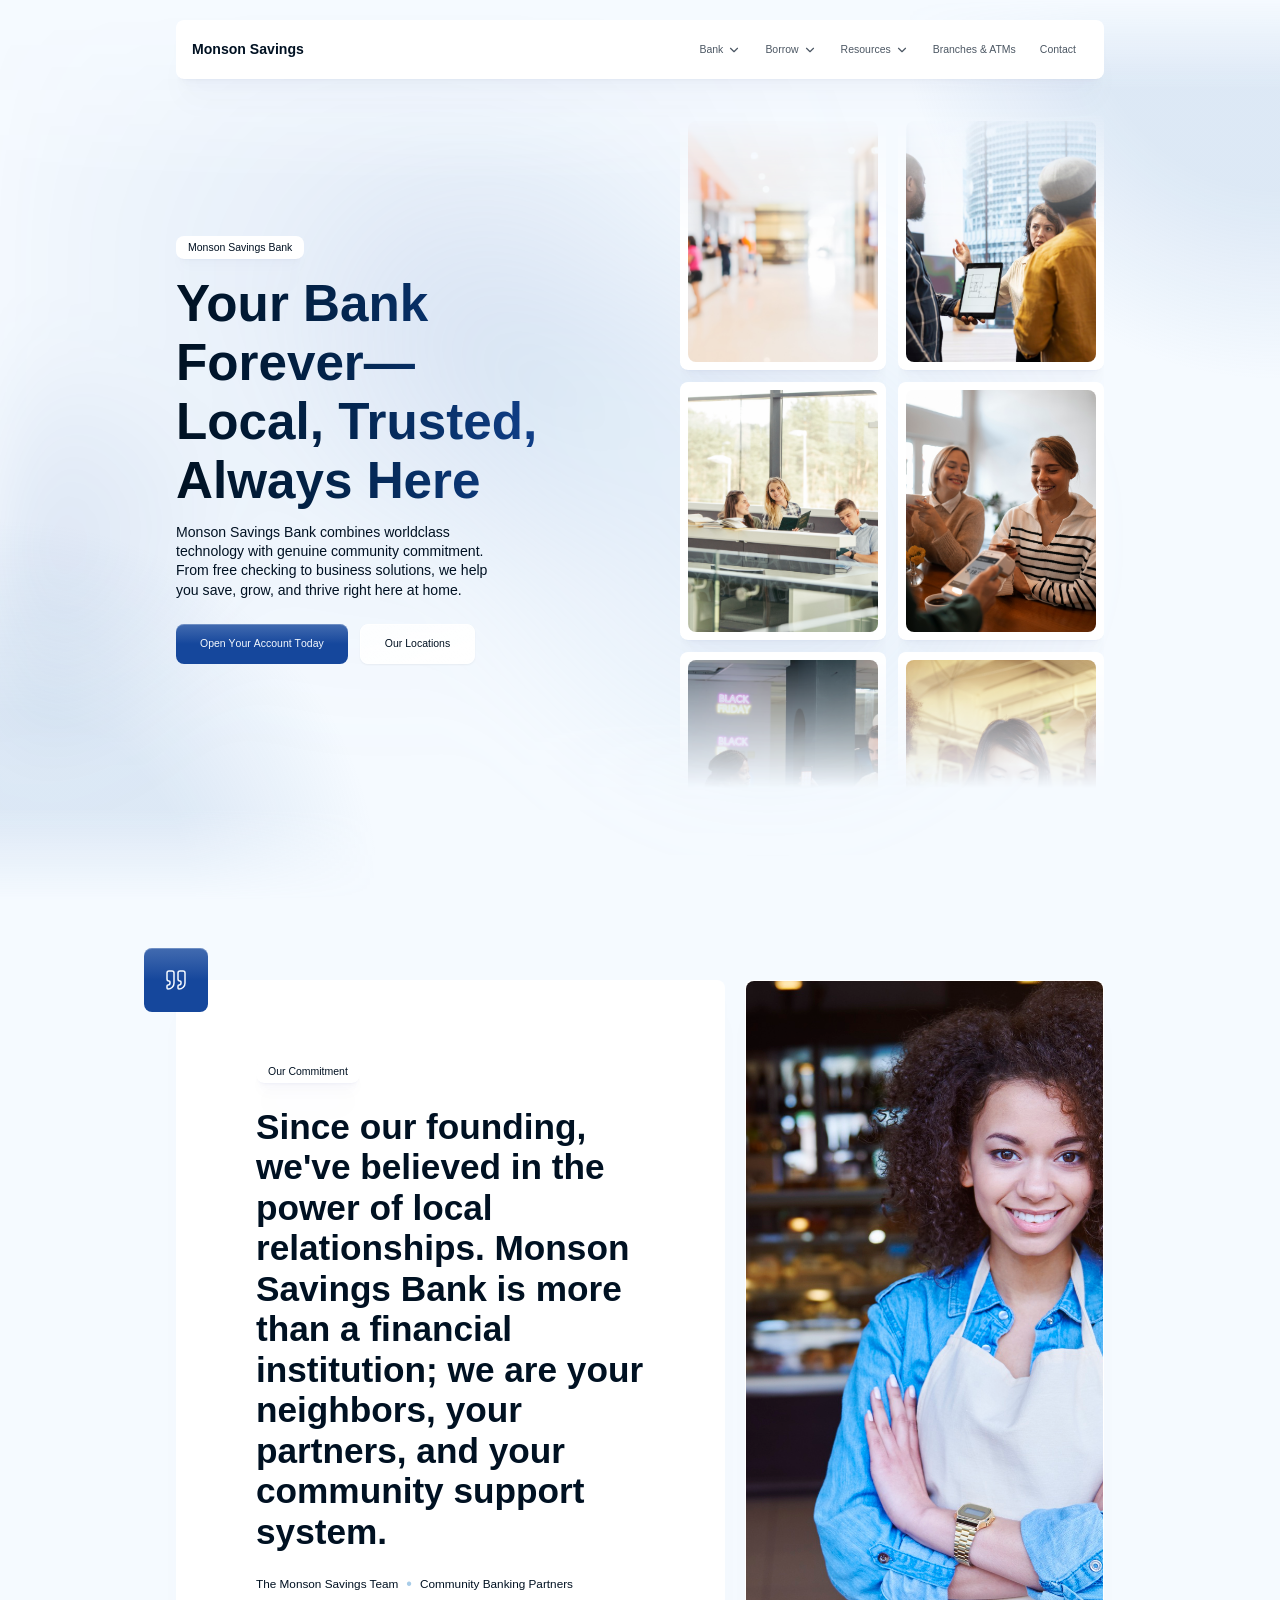
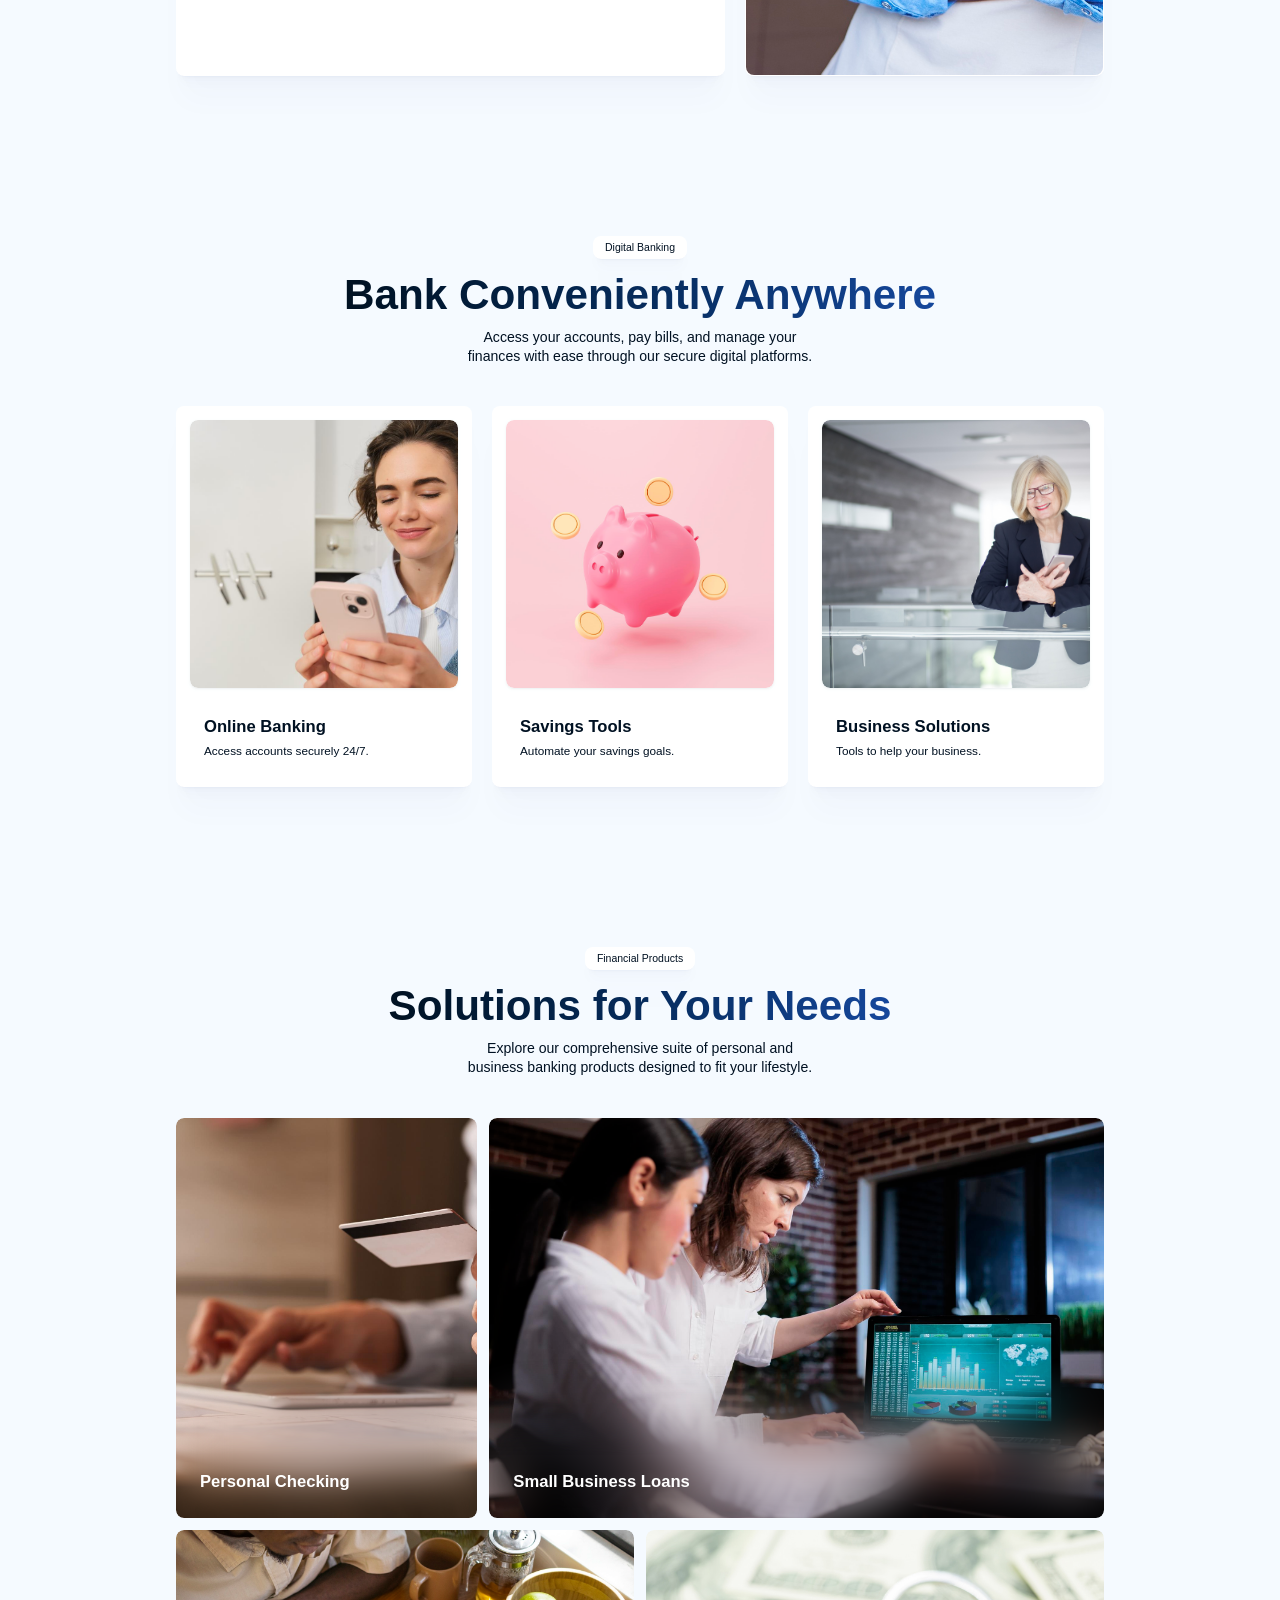
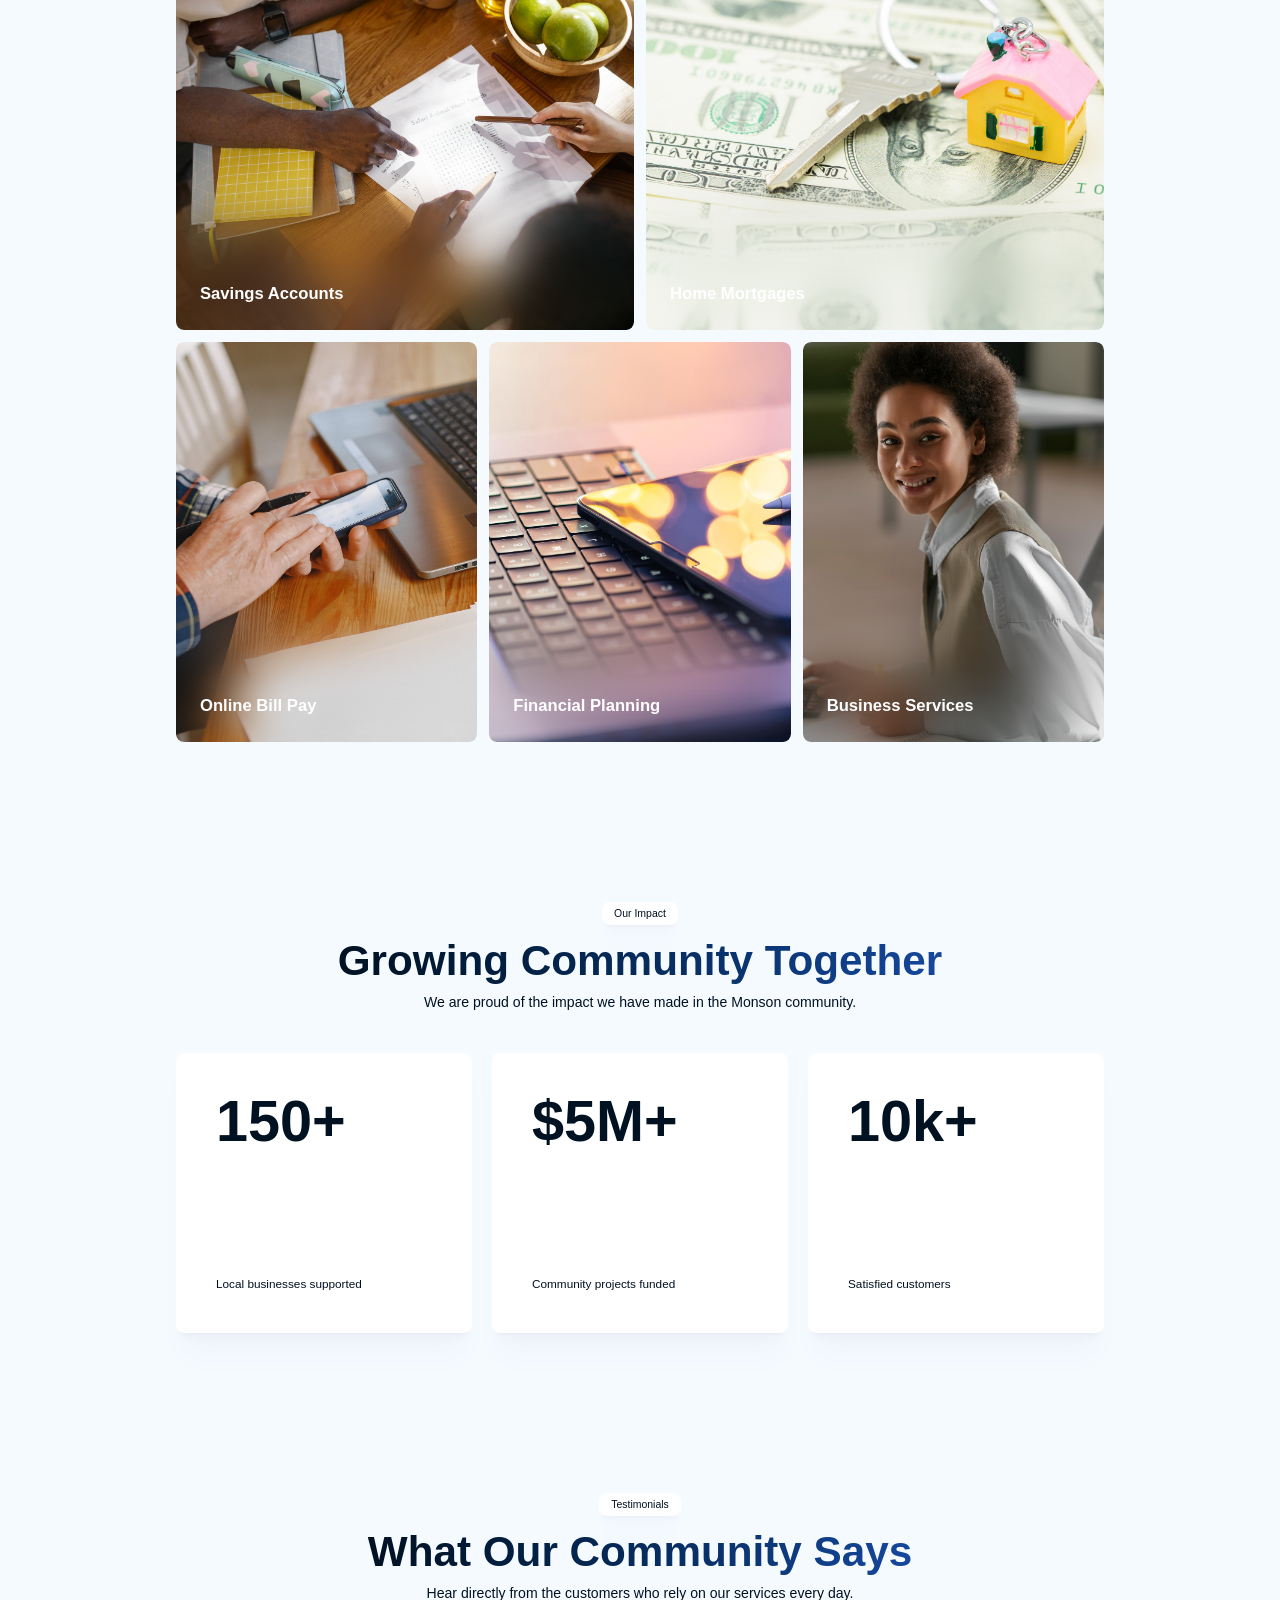
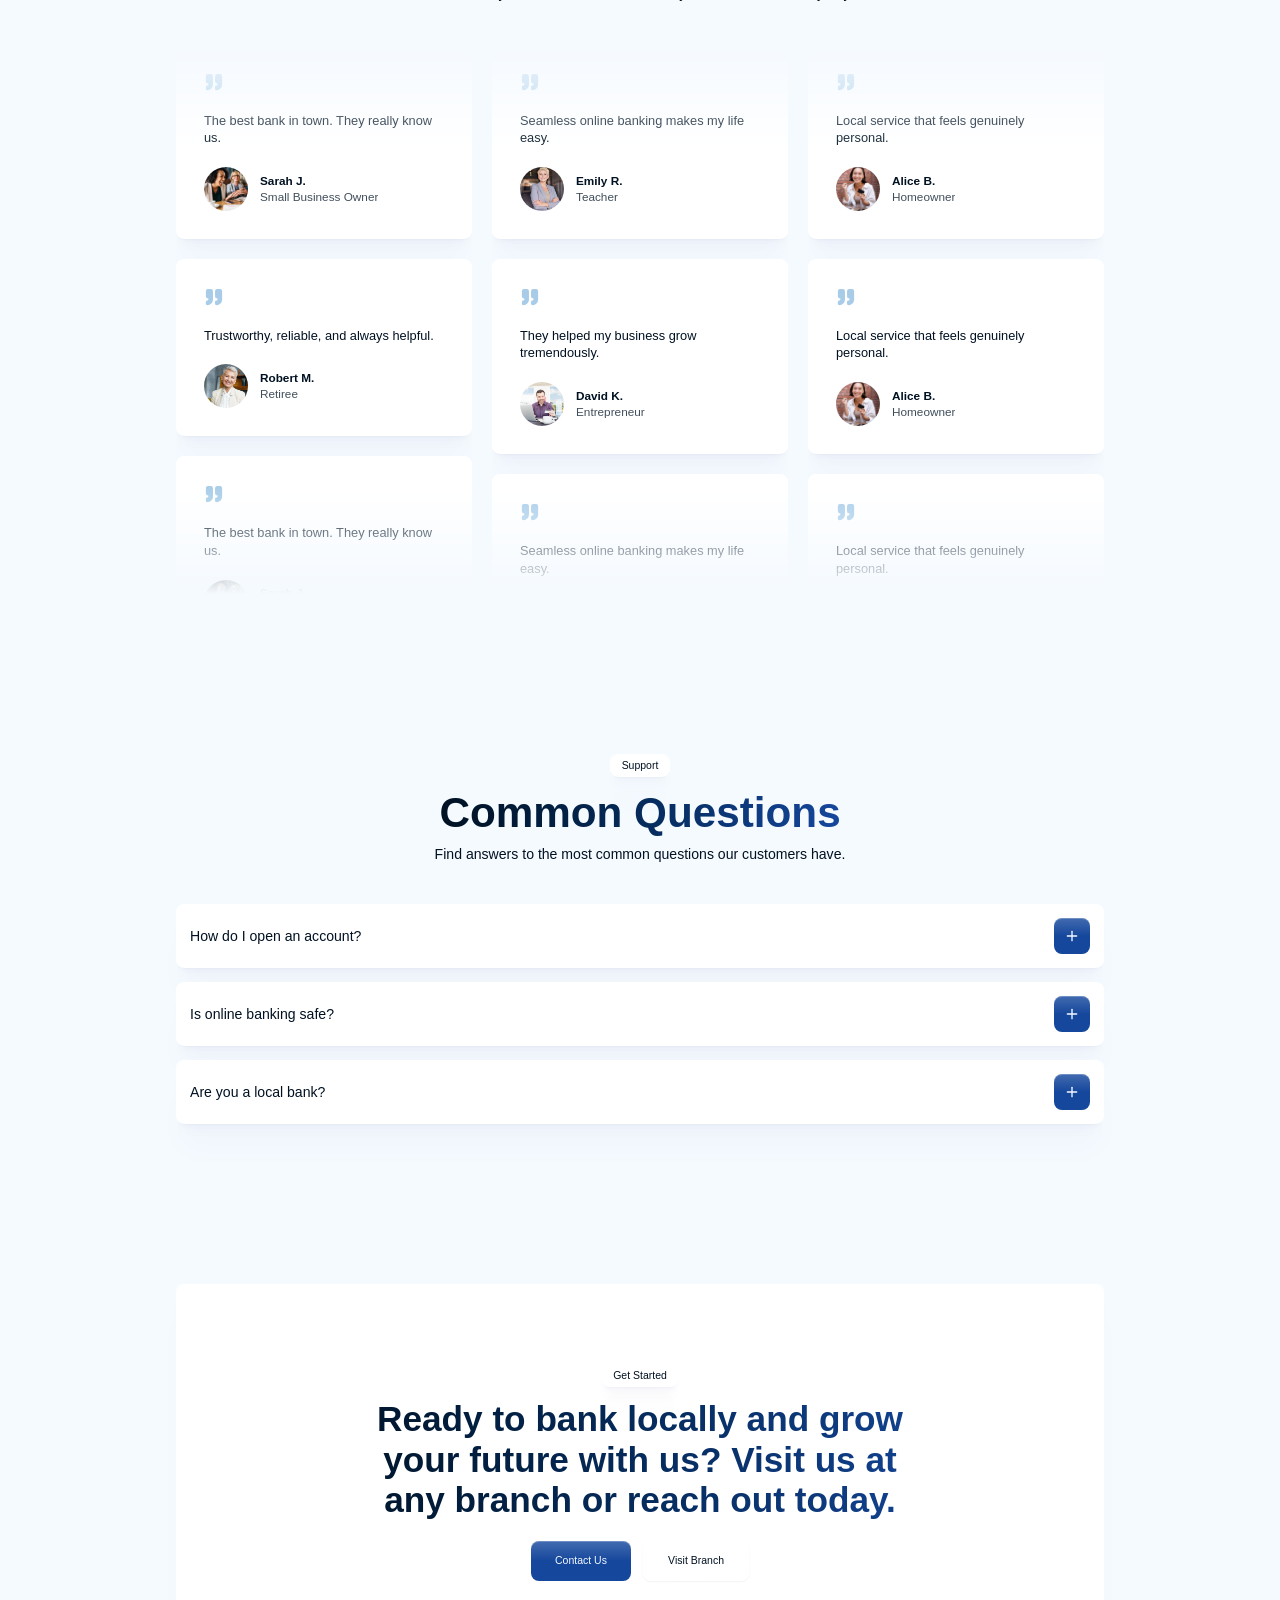
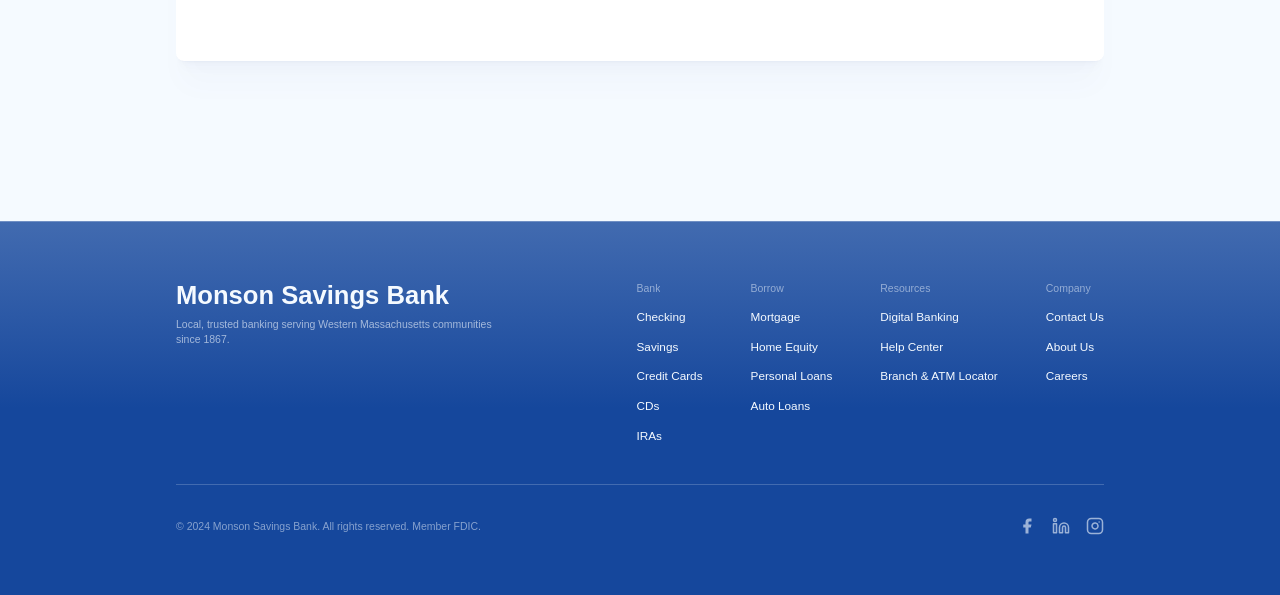
<file: index.html>
<!DOCTYPE html><html lang="en"><head>
    

    

    <meta charset="UTF-8">
    
    
    <link href="css2.css" rel="stylesheet">
    
    <meta name="viewport" content="width=device-width, initial-scale=1.0">
    <title>Monson Savings Bank</title>
  <style type="text/css" data-vite-dev-id="/home/user/projects/2ec7f1ee-4b2e-4436-8aaa-5ab0b00922c7/src/index.css">@import url("css2-1.css");
@layer properties;
@layer theme, base, components, utilities;
@layer theme {
  :root, :host { --font-serif: ui-serif, Georgia, Cambria, "Times New Roman", Times, serif; --color-red-50: oklch(97.1% 0.013 17.38); --color-red-300: oklch(80.8% 0.114 19.571); --color-red-400: oklch(70.4% 0.191 22.216); --color-red-500: oklch(63.7% 0.237 25.331); --color-red-600: oklch(57.7% 0.245 27.325); --color-green-500: oklch(72.3% 0.219 149.579); --color-black: #000; --color-white: #fff; --spacing: 0.25rem; --container-xs: 20rem; --container-sm: 24rem; --container-md: 28rem; --container-lg: 32rem; --container-xl: 36rem; --container-4xl: 56rem; --container-7xl: 80rem; --text-xs: var(--text-xs); --text-xs--line-height: calc(1 / 0.75); --text-sm: var(--text-sm); --text-sm--line-height: calc(1.25 / 0.875); --text-base: var(--text-base); --text-base--line-height: calc(1.5 / 1); --text-lg: var(--text-lg); --text-lg--line-height: calc(1.75 / 1.125); --text-xl: var(--text-xl); --text-xl--line-height: calc(1.75 / 1.25); --text-2xl: var(--text-2xl); --text-2xl--line-height: calc(2 / 1.5); --text-3xl: var(--text-3xl); --text-3xl--line-height: calc(2.25 / 1.875); --text-4xl: var(--text-4xl); --text-4xl--line-height: calc(2.5 / 2.25); --text-5xl: var(--text-5xl); --text-5xl--line-height: 1; --text-6xl: var(--text-6xl); --text-6xl--line-height: 1; --text-7xl: var(--text-7xl); --text-7xl--line-height: 1; --text-8xl: var(--text-8xl); --text-8xl--line-height: 1; --text-9xl: var(--text-9xl); --text-9xl--line-height: 1; --font-weight-normal: 400; --font-weight-medium: 500; --font-weight-semibold: 600; --font-weight-bold: 700; --tracking-tight: -0.025em; --tracking-wide: 0.025em; --tracking-widest: 0.1em; --leading-tight: 1.25; --leading-snug: 1.375; --leading-normal: 1.5; --leading-relaxed: 1.625; --radius-xl: 0.75rem; --radius-2xl: 1rem; --radius-3xl: 1.5rem; --radius-4xl: 2rem; --drop-shadow-lg: 0 4px 4px rgb(0 0 0 / 0.15); --drop-shadow-2xl: 0 25px 25px rgb(0 0 0 / 0.15); --ease-out: cubic-bezier(0, 0, 0.2, 1); --ease-in-out: cubic-bezier(0.4, 0, 0.2, 1); --animate-spin: spin 1s linear infinite; --animate-pulse: pulse 2s cubic-bezier(0.4, 0, 0.6, 1) infinite; --blur-xs: 4px; --blur-sm: 8px; --blur-md: 12px; --blur-lg: 16px; --blur-xl: 24px; --blur-3xl: 64px; --perspective-distant: 1200px; --aspect-video: 16 / 9; --default-transition-duration: 150ms; --default-transition-timing-function: cubic-bezier(0.4, 0, 0.2, 1); --default-font-family: 'Nunito Sans', sans-serif; --default-mono-font-family: monospace; --radius: var(--radius); --color-background: var(--background); --color-card: var(--card); --color-foreground: var(--foreground); --color-primary-cta: var(--primary-cta); --color-primary-cta-text: var(--primary-cta-text); --color-secondary-cta: var(--secondary-cta); --color-accent: var(--accent); --color-background-accent: var(--background-accent); --width-content-width: var(--width-content-width); --width-carousel-padding: var(--width-carousel-padding); --width-carousel-padding-controls: var(--width-carousel-padding-controls); --width-carousel-item-2: var(--width-carousel-item-2); --width-carousel-item-3: var(--width-carousel-item-3); --width-carousel-item-4: var(--width-carousel-item-4); --text-2xs: var(--text-2xs); }
}
@layer base {
  *, ::after, ::before, ::backdrop, ::file-selector-button { box-sizing: border-box; margin: 0px; padding: 0px; border: 0px solid; }
  html, :host { line-height: 1.5; tab-size: 4; font-family: var(--default-font-family, ui-sans-serif, system-ui, sans-serif, "Apple Color Emoji", "Segoe UI Emoji", "Segoe UI Symbol", "Noto Color Emoji"); font-feature-settings: var(--default-font-feature-settings, normal); font-variation-settings: var(--default-font-variation-settings, normal); }
  hr { height: 0px; color: inherit; border-top-width: 1px; }
  abbr:where([title]) { text-decoration: underline dotted; }
  h1, h2, h3, h4, h5, h6 { font-size: inherit; font-weight: inherit; }
  a { color: inherit; text-decoration: inherit; }
  b, strong { font-weight: bolder; }
  code, kbd, samp, pre { font-family: var(--default-mono-font-family, ui-monospace, SFMono-Regular, Menlo, Monaco, Consolas, "Liberation Mono", "Courier New", monospace); font-feature-settings: var(--default-mono-font-feature-settings, normal); font-variation-settings: var(--default-mono-font-variation-settings, normal); font-size: 1em; }
  small { font-size: 80%; }
  sub, sup { font-size: 75%; line-height: 0; position: relative; vertical-align: baseline; }
  sub { bottom: -0.25em; }
  sup { top: -0.5em; }
  table { text-indent: 0px; border-color: inherit; border-collapse: collapse; }
  :focus-visible { outline: auto; }
  progress { vertical-align: baseline; }
  summary { display: list-item; }
  ol, ul, menu { list-style: none; }
  img, svg, video, canvas, audio, iframe, embed, object { display: block; vertical-align: middle; }
  img, video { max-width: 100%; height: auto; }
  button, input, select, optgroup, textarea, ::file-selector-button { font: inherit; letter-spacing: inherit; color: inherit; border-radius: 0px; background-color: transparent; opacity: 1; }
  :where(select:is([multiple], [size])) optgroup { font-weight: bolder; }
  :where(select:is([multiple], [size])) optgroup option { padding-inline-start: 20px; }
  ::file-selector-button { margin-inline-end: 4px; }
  ::placeholder { opacity: 1; }
  @supports (not (-webkit-appearance: -apple-pay-button)) or (contain-intrinsic-size: 1px) {
  ::placeholder {
  color: currentcolor;
  @supports (color: color-mix(in lab, red, red)) {
  color: color-mix(in oklab, currentcolor, transparent);
}
}
}
  textarea { resize: vertical; }
  ::-webkit-search-decoration { appearance: none; }
  ::-webkit-date-and-time-value { min-height: 1lh; text-align: inherit; }
  ::-webkit-datetime-edit { display: inline-flex; }
  ::-webkit-datetime-edit-fields-wrapper { padding: 0px; }
  ::-webkit-datetime-edit, ::-webkit-datetime-edit-year-field, ::-webkit-datetime-edit-month-field, ::-webkit-datetime-edit-day-field, ::-webkit-datetime-edit-hour-field, ::-webkit-datetime-edit-minute-field, ::-webkit-datetime-edit-second-field, ::-webkit-datetime-edit-millisecond-field, ::-webkit-datetime-edit-meridiem-field { padding-block: 0px; }
  ::-webkit-calendar-picker-indicator { line-height: 1; }
  :user-invalid { box-shadow: none; }
  button, input:where([type="button"], [type="reset"], [type="submit"]), ::file-selector-button { appearance: button; }
  ::-webkit-inner-spin-button, ::-webkit-outer-spin-button { height: auto; }
  [hidden]:where(:not([hidden="until-found"])) { display: none !important; }
}
@layer utilities {
  .\@container\/field-group { container: field-group / inline-size; }
  .pointer-events-auto { pointer-events: auto; }
  .pointer-events-none { pointer-events: none; }
  .invisible { visibility: hidden; }
  .visible { visibility: visible; }
  .sr-only { position: absolute; width: 1px; height: 1px; padding: 0px; margin: -1px; overflow: hidden; clip-path: inset(50%); white-space: nowrap; border-width: 0px; }
  .absolute { position: absolute; }
  .fixed { position: fixed; }
  .relative { position: relative; }
  .static { position: static; }
  .sticky { position: sticky; }
  .inset-0 { inset: calc(var(--spacing) * 0); }
  .inset-0\.5 { inset: calc(var(--spacing) * 0.5); }
  .inset-px { inset: 1px; }
  .-inset-x-px { inset-inline: -1px; }
  .inset-x-0 { inset-inline: calc(var(--spacing) * 0); }
  .inset-x-1 { inset-inline: calc(var(--spacing) * 1); }
  .inset-x-2 { inset-inline: calc(var(--spacing) * 2); }
  .inset-x-3 { inset-inline: calc(var(--spacing) * 3); }
  .inset-x-4 { inset-inline: calc(var(--spacing) * 4); }
  .inset-x-5 { inset-inline: calc(var(--spacing) * 5); }
  .inset-x-6 { inset-inline: calc(var(--spacing) * 6); }
  .inset-y-0 { inset-block: calc(var(--spacing) * 0); }
  .inset-y-1 { inset-block: calc(var(--spacing) * 1); }
  .start { inset-inline-start: var(--spacing); }
  .end { inset-inline-end: var(--spacing); }
  .-top-2 { top: calc(var(--spacing) * -2); }
  .-top-3 { top: calc(var(--spacing) * -3); }
  .-top-7 { top: calc(var(--spacing) * -7); }
  .-top-12 { top: calc(var(--spacing) * -12); }
  .-top-\[15\%\] { top: calc(-15%); }
  .-top-\[252px\] { top: calc(-252px); }
  .-top-\[352px\] { top: calc(-352px); }
  .-top-\[400px\] { top: calc(-400px); }
  .-top-\[571px\] { top: calc(-571px); }
  .top-0 { top: calc(var(--spacing) * 0); }
  .top-1 { top: calc(var(--spacing) * 1); }
  .top-1\.5 { top: calc(var(--spacing) * 1.5); }
  .top-1\/2 { top: calc(50%); }
  .top-2 { top: calc(var(--spacing) * 2); }
  .top-3 { top: calc(var(--spacing) * 3); }
  .top-3\.5 { top: calc(var(--spacing) * 3.5); }
  .top-4 { top: calc(var(--spacing) * 4); }
  .top-5 { top: calc(var(--spacing) * 5); }
  .top-8 { top: calc(var(--spacing) * 8); }
  .top-15\/100 { top: calc(15%); }
  .top-\[-20vh\] { top: -20vh; }
  .top-\[-30vh\] { top: -30vh; }
  .top-\[1px\] { top: 1px; }
  .top-\[5\%\] { top: 5%; }
  .top-\[25vw\] { top: 25vw; }
  .top-\[28\%\] { top: 28%; }
  .top-\[40\%\] { top: 40%; }
  .top-\[50\%\] { top: 50%; }
  .top-\[60\%\] { top: 60%; }
  .top-full { top: 100%; }
  .-right-2 { right: calc(var(--spacing) * -2); }
  .-right-3 { right: calc(var(--spacing) * -3); }
  .-right-12 { right: calc(var(--spacing) * -12); }
  .-right-\[33vw\] { right: calc(-33vw); }
  .-right-\[36vw\] { right: calc(-36vw); }
  .right-0 { right: calc(var(--spacing) * 0); }
  .right-1 { right: calc(var(--spacing) * 1); }
  .right-2 { right: calc(var(--spacing) * 2); }
  .right-3 { right: calc(var(--spacing) * 3); }
  .right-4 { right: calc(var(--spacing) * 4); }
  .right-5 { right: calc(var(--spacing) * 5); }
  .right-6 { right: calc(var(--spacing) * 6); }
  .right-\[2\.5vw\] { right: 2.5vw; }
  .right-\[5\%\] { right: 5%; }
  .right-\[calc\(\(100vw-var\(--width-content-width\)\)\/2\)\] { right: calc((100vw - var(--width-content-width)) / 2); }
  .right-full { right: 100%; }
  .-bottom-2 { bottom: calc(var(--spacing) * -2); }
  .-bottom-3 { bottom: calc(var(--spacing) * -3); }
  .-bottom-12 { bottom: calc(var(--spacing) * -12); }
  .-bottom-\[9vh\] { bottom: calc(-9vh); }
  .-bottom-\[46px\] { bottom: calc(-46px); }
  .-bottom-\[61vh\] { bottom: calc(-61vh); }
  .-bottom-\[62vh\] { bottom: calc(-62vh); }
  .-bottom-\[920px\] { bottom: calc(-920px); }
  .-bottom-px { bottom: -1px; }
  .bottom-0 { bottom: calc(var(--spacing) * 0); }
  .bottom-1 { bottom: calc(var(--spacing) * 1); }
  .bottom-2 { bottom: calc(var(--spacing) * 2); }
  .bottom-3 { bottom: calc(var(--spacing) * 3); }
  .bottom-4 { bottom: calc(var(--spacing) * 4); }
  .bottom-5 { bottom: calc(var(--spacing) * 5); }
  .bottom-6 { bottom: calc(var(--spacing) * 6); }
  .bottom-\[-40vh\] { bottom: -40vh; }
  .bottom-\[5\%\] { bottom: 5%; }
  .bottom-\[25vh\] { bottom: 25vh; }
  .bottom-\[calc\(var\(--spacing-4\)\+var\(--spacing-4\)\)\] { bottom: calc(var(--spacing-4) + var(--spacing-4)); }
  .bottom-full { bottom: 100%; }
  .-left-2 { left: calc(var(--spacing) * -2); }
  .-left-3 { left: calc(var(--spacing) * -3); }
  .-left-7 { left: calc(var(--spacing) * -7); }
  .-left-12 { left: calc(var(--spacing) * -12); }
  .-left-\[15\%\] { left: calc(-15%); }
  .-left-\[33vw\] { left: calc(-33vw); }
  .-left-\[36vw\] { left: calc(-36vw); }
  .-left-\[373px\] { left: calc(-373px); }
  .-left-full { left: -100%; }
  .left-0 { left: calc(var(--spacing) * 0); }
  .left-1 { left: calc(var(--spacing) * 1); }
  .left-1\/2 { left: calc(50%); }
  .left-2 { left: calc(var(--spacing) * 2); }
  .left-3 { left: calc(var(--spacing) * 3); }
  .left-4 { left: calc(var(--spacing) * 4); }
  .left-5 { left: calc(var(--spacing) * 5); }
  .left-6 { left: calc(var(--spacing) * 6); }
  .left-\[2vw\] { left: 2vw; }
  .left-\[5\%\] { left: 5%; }
  .left-\[50\%\] { left: 50%; }
  .left-\[calc\(\(100vw-var\(--width-content-width\)\)\/2\)\] { left: calc((100vw - var(--width-content-width)) / 2); }
  .left-\[calc\(50\%-7\.5px\)\] { left: calc(50% - 7.5px); }
  .left-\[calc\(50\%-10px\)\] { left: calc(50% - 10px); }
  .left-\[calc\(50\%-17\.5px\)\] { left: calc(50% - 17.5px); }
  .left-\[calc\(50\%-20px\)\] { left: calc(50% - 20px); }
  .left-\[calc\(50\%-432\.5px\)\] { left: calc(50% - 432.5px); }
  .left-\[calc\(50\%-599px\)\] { left: calc(50% - 599px); }
  .left-\[calc\(var\(--vw-1\)\*2\)\] { left: calc(var(--vw-1) * 2); }
  .left-full { left: 100%; }
  .isolate { isolation: isolate; }
  .-z-10 { z-index: calc(-10); }
  .z-0 { z-index: 0; }
  .z-1 { z-index: 1; }
  .z-2 { z-index: 2; }
  .z-10 { z-index: 10; }
  .z-20 { z-index: 20; }
  .z-30 { z-index: 30; }
  .z-40 { z-index: 40; }
  .z-50 { z-index: 50; }
  .z-100 { z-index: 100; }
  .z-110 { z-index: 110; }
  .z-999 { z-index: 999; }
  .z-1000 { z-index: 1000; }
  .z-1001 { z-index: 1001; }
  .z-99999 { z-index: 99999; }
  .z-\[1\] { z-index: 1; }
  .z-\[100\] { z-index: 100; }
  .z-\[99999\] { z-index: 99999; }
  .order-1 { order: 1; }
  .order-2 { order: 2; }
  .order-first { order: -9999; }
  .order-last { order: 9999; }
  .col-span-1 { grid-column: span 1 / span 1; }
  .col-start-1 { grid-column-start: 1; }
  .row-start-1 { grid-row-start: 1; }
  .container {
  width: 100%;
  @media (width >= 40rem) {
  max-width: 40rem;
}
  @media (width >= 48rem) {
  max-width: 48rem;
}
  @media (width >= 64rem) {
  max-width: 64rem;
}
  @media (width >= 80rem) {
  max-width: 80rem;
}
  @media (width >= 96rem) {
  max-width: 96rem;
}
}
  .\!m-0 { margin: calc(var(--spacing) * 0)  !important; }
  .m-0 { margin: calc(var(--spacing) * 0); }
  .m-1 { margin: calc(var(--spacing) * 1); }
  .m-8 { margin: calc(var(--spacing) * 8); }
  .m-9 { margin: calc(var(--spacing) * 9); }
  .m-10 { margin: calc(var(--spacing) * 10); }
  .m-12 { margin: calc(var(--spacing) * 12); }
  .m-16 { margin: calc(var(--spacing) * 16); }
  .-mx-1 { margin-inline: calc(var(--spacing) * -1); }
  .-mx-\[4\%\] { margin-inline: calc(-4%); }
  .mx-1 { margin-inline: calc(var(--spacing) * 1); }
  .mx-2 { margin-inline: calc(var(--spacing) * 2); }
  .mx-3 { margin-inline: calc(var(--spacing) * 3); }
  .mx-3\.5 { margin-inline: calc(var(--spacing) * 3.5); }
  .mx-\[0\.25em\] { margin-inline: 0.25em; }
  .mx-auto { margin-inline: auto; }
  .-my-2 { margin-block: calc(var(--spacing) * -2); }
  .my-0 { margin-block: calc(var(--spacing) * 0); }
  .my-0\.5 { margin-block: calc(var(--spacing) * 0.5); }
  .my-1 { margin-block: calc(var(--spacing) * 1); }
  .my-4 { margin-block: calc(var(--spacing) * 4); }
  .my-5 { margin-block: calc(var(--spacing) * 5); }
  .my-8 { margin-block: calc(var(--spacing) * 8); }
  .my-20 { margin-block: calc(var(--spacing) * 20); }
  .-mt-1 { margin-top: calc(var(--spacing) * -1); }
  .-mt-4 { margin-top: calc(var(--spacing) * -4); }
  .-mt-5 { margin-top: calc(var(--spacing) * -5); }
  .mt-0\.5 { margin-top: calc(var(--spacing) * 0.5); }
  .mt-0\.75 { margin-top: calc(var(--spacing) * 0.75); }
  .mt-1 { margin-top: calc(var(--spacing) * 1); }
  .mt-1\.5 { margin-top: calc(var(--spacing) * 1.5); }
  .mt-2 { margin-top: calc(var(--spacing) * 2); }
  .mt-3 { margin-top: calc(var(--spacing) * 3); }
  .mt-4 { margin-top: calc(var(--spacing) * 4); }
  .mt-5 { margin-top: calc(var(--spacing) * 5); }
  .mt-6 { margin-top: calc(var(--spacing) * 6); }
  .mt-8 { margin-top: calc(var(--spacing) * 8); }
  .mt-12 { margin-top: calc(var(--spacing) * 12); }
  .mt-20 { margin-top: calc(var(--spacing) * 20); }
  .mt-24 { margin-top: calc(var(--spacing) * 24); }
  .mt-\[-0\.25em\] { margin-top: -0.25em; }
  .mt-auto { margin-top: auto; }
  .mr-1 { margin-right: calc(var(--spacing) * 1); }
  .mr-2 { margin-right: calc(var(--spacing) * 2); }
  .mr-3 { margin-right: calc(var(--spacing) * 3); }
  .mr-5 { margin-right: calc(var(--spacing) * 5); }
  .-mb-\[0\.1em\] { margin-bottom: calc(-0.1em); }
  .mb-0\.5 { margin-bottom: calc(var(--spacing) * 0.5); }
  .mb-1 { margin-bottom: calc(var(--spacing) * 1); }
  .mb-2 { margin-bottom: calc(var(--spacing) * 2); }
  .mb-3 { margin-bottom: calc(var(--spacing) * 3); }
  .mb-4 { margin-bottom: calc(var(--spacing) * 4); }
  .mb-5 { margin-bottom: calc(var(--spacing) * 5); }
  .mb-6 { margin-bottom: calc(var(--spacing) * 6); }
  .mb-8 { margin-bottom: calc(var(--spacing) * 8); }
  .mb-10 { margin-bottom: calc(var(--spacing) * 10); }
  .mb-20 { margin-bottom: calc(var(--spacing) * 20); }
  .-ml-3 { margin-left: calc(var(--spacing) * -3); }
  .-ml-4 { margin-left: calc(var(--spacing) * -4); }
  .-ml-5 { margin-left: calc(var(--spacing) * -5); }
  .-ml-15 { margin-left: calc(var(--spacing) * -15); }
  .ml-1 { margin-left: calc(var(--spacing) * 1); }
  .ml-2 { margin-left: calc(var(--spacing) * 2); }
  .ml-4 { margin-left: calc(var(--spacing) * 4); }
  .ml-auto { margin-left: auto; }
  .line-clamp-2 { overflow: hidden; display: -webkit-box; -moz-box-orient: vertical; -webkit-line-clamp: 2; }
  .line-clamp-3 { overflow: hidden; display: -webkit-box; -moz-box-orient: vertical; -webkit-line-clamp: 3; }
  .block { display: block; }
  .flex { display: flex; }
  .grid { display: grid; }
  .hidden { display: none; }
  .inline { display: inline; }
  .inline-block { display: inline-block; }
  .inline-flex { display: inline-flex; }
  .table { display: table; }
  .aspect-2\/1 { aspect-ratio: 2 / 1; }
  .aspect-3\/2 { aspect-ratio: 3 / 2; }
  .aspect-3\/4 { aspect-ratio: 3 / 4; }
  .aspect-4\/3 { aspect-ratio: 4 / 3; }
  .aspect-4\/5 { aspect-ratio: 4 / 5; }
  .aspect-5\/6 { aspect-ratio: 5 / 6; }
  .aspect-6\/7 { aspect-ratio: 6 / 7; }
  .aspect-9\/16 { aspect-ratio: 9 / 16; }
  .aspect-square { aspect-ratio: 1 / 1; }
  .aspect-video { aspect-ratio: var(--aspect-video); }
  .size-1\/2 { width: calc(50%); height: calc(50%); }
  .size-2 { width: calc(var(--spacing) * 2); height: calc(var(--spacing) * 2); }
  .size-2\.5 { width: calc(var(--spacing) * 2.5); height: calc(var(--spacing) * 2.5); }
  .size-3 { width: calc(var(--spacing) * 3); height: calc(var(--spacing) * 3); }
  .size-3\.5 { width: calc(var(--spacing) * 3.5); height: calc(var(--spacing) * 3.5); }
  .size-4 { width: calc(var(--spacing) * 4); height: calc(var(--spacing) * 4); }
  .size-4\/10 { width: calc(40%); height: calc(40%); }
  .size-5 { width: calc(var(--spacing) * 5); height: calc(var(--spacing) * 5); }
  .size-6 { width: calc(var(--spacing) * 6); height: calc(var(--spacing) * 6); }
  .size-7 { width: calc(var(--spacing) * 7); height: calc(var(--spacing) * 7); }
  .size-8 { width: calc(var(--spacing) * 8); height: calc(var(--spacing) * 8); }
  .size-9 { width: calc(var(--spacing) * 9); height: calc(var(--spacing) * 9); }
  .size-10 { width: calc(var(--spacing) * 10); height: calc(var(--spacing) * 10); }
  .size-12 { width: calc(var(--spacing) * 12); height: calc(var(--spacing) * 12); }
  .size-14 { width: calc(var(--spacing) * 14); height: calc(var(--spacing) * 14); }
  .size-16 { width: calc(var(--spacing) * 16); height: calc(var(--spacing) * 16); }
  .size-18 { width: calc(var(--spacing) * 18); height: calc(var(--spacing) * 18); }
  .size-20 { width: calc(var(--spacing) * 20); height: calc(var(--spacing) * 20); }
  .size-22 { width: calc(var(--spacing) * 22); height: calc(var(--spacing) * 22); }
  .size-24 { width: calc(var(--spacing) * 24); height: calc(var(--spacing) * 24); }
  .size-40 { width: calc(var(--spacing) * 40); height: calc(var(--spacing) * 40); }
  .size-60 { width: calc(var(--spacing) * 60); height: calc(var(--spacing) * 60); }
  .size-80 { width: calc(var(--spacing) * 80); height: calc(var(--spacing) * 80); }
  .size-100 { width: calc(var(--spacing) * 100); height: calc(var(--spacing) * 100); }
  .size-\[--cell-size\] { }
  .size-\[1em\] { width: 1em; height: 1em; }
  .size-full { width: 100%; height: 100%; }
  .h-\(--text-7xl\) { height: var(--text-7xl); }
  .h-\(--text-base\) { height: var(--text-base); }
  .h-\(--text-sm\) { height: var(--text-sm); }
  .h-\(--text-xl\) { height: var(--text-xl); }
  .h-0\.5 { height: calc(var(--spacing) * 0.5); }
  .h-1 { height: calc(var(--spacing) * 1); }
  .h-1\.5 { height: calc(var(--spacing) * 1.5); }
  .h-1\/2 { height: calc(50%); }
  .h-1\/3 { height: calc(33.3333%); }
  .h-2 { height: calc(var(--spacing) * 2); }
  .h-2\.5 { height: calc(var(--spacing) * 2.5); }
  .h-2\/5 { height: calc(40%); }
  .h-3 { height: calc(var(--spacing) * 3); }
  .h-3\.5 { height: calc(var(--spacing) * 3.5); }
  .h-4 { height: calc(var(--spacing) * 4); }
  .h-4\/5 { height: calc(80%); }
  .h-5 { height: calc(var(--spacing) * 5); }
  .h-5\/10 { height: calc(50%); }
  .h-6 { height: calc(var(--spacing) * 6); }
  .h-7 { height: calc(var(--spacing) * 7); }
  .h-8 { height: calc(var(--spacing) * 8); }
  .h-9 { height: calc(var(--spacing) * 9); }
  .h-10 { height: calc(var(--spacing) * 10); }
  .h-11 { height: calc(var(--spacing) * 11); }
  .h-12 { height: calc(var(--spacing) * 12); }
  .h-13 { height: calc(var(--spacing) * 13); }
  .h-14 { height: calc(var(--spacing) * 14); }
  .h-15 { height: calc(var(--spacing) * 15); }
  .h-20 { height: calc(var(--spacing) * 20); }
  .h-30 { height: calc(var(--spacing) * 30); }
  .h-36 { height: calc(var(--spacing) * 36); }
  .h-48 { height: calc(var(--spacing) * 48); }
  .h-60 { height: calc(var(--spacing) * 60); }
  .h-70\/100 { height: calc(70%); }
  .h-72 { height: calc(var(--spacing) * 72); }
  .h-80 { height: calc(var(--spacing) * 80); }
  .h-90 { height: calc(var(--spacing) * 90); }
  .h-96 { height: calc(var(--spacing) * 96); }
  .h-100 { height: calc(var(--spacing) * 100); }
  .h-150 { height: calc(var(--spacing) * 150); }
  .h-\[--cell-size\] { }
  .h-\[1em\] { height: 1em; }
  .h-\[1px\] { height: 1px; }
  .h-\[12vh\] { height: 12vh; }
  .h-\[20em\] { height: 20em; }
  .h-\[50svh\] { height: 50svh; }
  .h-\[50vh\] { height: 50vh; }
  .h-\[70vh\] { height: 70vh; }
  .h-\[90svh\] { height: 90svh; }
  .h-\[92px\] { height: 92px; }
  .h-\[105vh\] { height: 105vh; }
  .h-\[110vh\] { height: 110vh; }
  .h-\[120\%\] { height: 120%; }
  .h-\[129vh\] { height: 129vh; }
  .h-\[130\%\] { height: 130%; }
  .h-\[140vw\] { height: 140vw; }
  .h-\[150vh\] { height: 150vh; }
  .h-\[150vw\] { height: 150vw; }
  .h-\[179vh\] { height: 179vh; }
  .h-\[300vh\] { height: 300vh; }
  .h-\[450px\] { height: 450px; }
  .h-\[929px\] { height: 929px; }
  .h-\[calc\(var\(--text-base\)\*1\.25\)\] { height: calc(var(--text-base) * 1.25); }
  .h-\[var\(--radix-navigation-menu-viewport-height\)\] { height: var(--radix-navigation-menu-viewport-height); }
  .h-\[var\(--radix-select-trigger-height\)\] { height: var(--radix-select-trigger-height); }
  .h-auto { height: auto; }
  .h-fit { height: fit-content; }
  .h-full { height: 100%; }
  .h-max { height: max-content; }
  .h-px { height: 1px; }
  .h-screen { height: 100vh; }
  .h-svh { height: 100svh; }
  .max-h-96 { max-height: calc(var(--spacing) * 96); }
  .max-h-\[--radix-context-menu-content-available-height\] { }
  .max-h-\[300px\] { max-height: 300px; }
  .max-h-\[var\(--radix-dropdown-menu-content-available-height\)\] { max-height: var(--radix-dropdown-menu-content-available-height); }
  .max-h-screen { max-height: 100vh; }
  .min-h-0 { min-height: calc(var(--spacing) * 0); }
  .min-h-8 { min-height: calc(var(--spacing) * 8); }
  .min-h-9 { min-height: calc(var(--spacing) * 9); }
  .min-h-10 { min-height: calc(var(--spacing) * 10); }
  .min-h-24 { min-height: calc(var(--spacing) * 24); }
  .min-h-60 { min-height: calc(var(--spacing) * 60); }
  .min-h-70 { min-height: calc(var(--spacing) * 70); }
  .min-h-80 { min-height: calc(var(--spacing) * 80); }
  .min-h-100 { min-height: calc(var(--spacing) * 100); }
  .min-h-\[60px\] { min-height: 60px; }
  .min-h-\[80px\] { min-height: 80px; }
  .min-h-svh { min-height: 100svh; }
  .w-0 { width: calc(var(--spacing) * 0); }
  .w-0\.5 { width: calc(var(--spacing) * 0.5); }
  .w-1 { width: calc(var(--spacing) * 1); }
  .w-1\/2 { width: calc(50%); }
  .w-1\/3 { width: calc(33.3333%); }
  .w-2 { width: calc(var(--spacing) * 2); }
  .w-2\.5 { width: calc(var(--spacing) * 2.5); }
  .w-2\/5 { width: calc(40%); }
  .w-3 { width: calc(var(--spacing) * 3); }
  .w-3\.5 { width: calc(var(--spacing) * 3.5); }
  .w-3\/4 { width: calc(75%); }
  .w-3\/5 { width: calc(60%); }
  .w-4 { width: calc(var(--spacing) * 4); }
  .w-4\/5 { width: calc(80%); }
  .w-5 { width: calc(var(--spacing) * 5); }
  .w-6 { width: calc(var(--spacing) * 6); }
  .w-6\/10 { width: calc(60%); }
  .w-7 { width: calc(var(--spacing) * 7); }
  .w-7xl { width: var(--container-7xl); }
  .w-8 { width: calc(var(--spacing) * 8); }
  .w-9 { width: calc(var(--spacing) * 9); }
  .w-9\/10 { width: calc(90%); }
  .w-10 { width: calc(var(--spacing) * 10); }
  .w-11 { width: calc(var(--spacing) * 11); }
  .w-12 { width: calc(var(--spacing) * 12); }
  .w-14 { width: calc(var(--spacing) * 14); }
  .w-20 { width: calc(var(--spacing) * 20); }
  .w-24 { width: calc(var(--spacing) * 24); }
  .w-25\/100 { width: calc(25%); }
  .w-28 { width: calc(var(--spacing) * 28); }
  .w-48 { width: calc(var(--spacing) * 48); }
  .w-60 { width: calc(var(--spacing) * 60); }
  .w-64 { width: calc(var(--spacing) * 64); }
  .w-65\/100 { width: calc(65%); }
  .w-72 { width: calc(var(--spacing) * 72); }
  .w-75\/100 { width: calc(75%); }
  .w-80 { width: calc(var(--spacing) * 80); }
  .w-95\/100 { width: calc(95%); }
  .w-96 { width: calc(var(--spacing) * 96); }
  .w-100 { width: calc(var(--spacing) * 100); }
  .w-\[--cell-size\] { }
  .w-\[--sidebar-width\] { }
  .w-\[1px\] { width: 1px; }
  .w-\[9vw\] { width: 9vw; }
  .w-\[10vw\] { width: 10vw; }
  .w-\[12\.5vw\] { width: 12.5vw; }
  .w-\[15em\] { width: 15em; }
  .w-\[15px\] { width: 15px; }
  .w-\[15vw\] { width: 15vw; }
  .w-\[20px\] { width: 20px; }
  .w-\[23\%\] { width: 23%; }
  .w-\[35\%\] { width: 35%; }
  .w-\[35px\] { width: 35px; }
  .w-\[40px\] { width: 40px; }
  .w-\[45vw\] { width: 45vw; }
  .w-\[49vw\] { width: 49vw; }
  .w-\[50vw\] { width: 50vw; }
  .w-\[55\%\] { width: 55%; }
  .w-\[70\%\] { width: 70%; }
  .w-\[100px\] { width: 100px; }
  .w-\[120vw\] { width: 120vw; }
  .w-\[130\%\] { width: 130%; }
  .w-\[150vw\] { width: 150vw; }
  .w-\[160px\] { width: 160px; }
  .w-\[865px\] { width: 865px; }
  .w-\[1142px\] { width: 1142px; }
  .w-\[1198px\] { width: 1198px; }
  .w-auto { width: auto; }
  .w-carousel-item-3 { width: var(--width-carousel-item-3); }
  .w-carousel-item-4 { width: var(--width-carousel-item-4); }
  .w-carousel-padding { width: var(--width-carousel-padding); }
  .w-carousel-padding-controls { width: var(--width-carousel-padding-controls); }
  .w-content-width { width: var(--width-content-width); }
  .w-fit { width: fit-content; }
  .w-full { width: 100%; }
  .w-lg { width: var(--container-lg); }
  .w-max { width: max-content; }
  .w-md { width: var(--container-md); }
  .w-px { width: 1px; }
  .w-screen { width: 100vw; }
  .w-xs { width: var(--container-xs); }
  .max-w-3\/4 { max-width: calc(75%); }
  .max-w-9\/10 { max-width: calc(90%); }
  .max-w-\[--skeleton-width\] { }
  .max-w-\[82px\] { max-width: 82px; }
  .max-w-\[95\%\] { max-width: 95%; }
  .max-w-\[340px\] { max-width: 340px; }
  .max-w-\[420px\] { max-width: 420px; }
  .max-w-full { max-width: 100%; }
  .max-w-lg { max-width: var(--container-lg); }
  .max-w-max { max-width: max-content; }
  .max-w-sm { max-width: var(--container-sm); }
  .max-w-xl { max-width: var(--container-xl); }
  .max-w-xs { max-width: var(--container-xs); }
  .min-w-0 { min-width: calc(var(--spacing) * 0); }
  .min-w-5 { min-width: calc(var(--spacing) * 5); }
  .min-w-8 { min-width: calc(var(--spacing) * 8); }
  .min-w-9 { min-width: calc(var(--spacing) * 9); }
  .min-w-10 { min-width: calc(var(--spacing) * 10); }
  .min-w-32 { min-width: calc(var(--spacing) * 32); }
  .min-w-\[--cell-size\] { }
  .min-w-\[8rem\] { min-width: 8rem; }
  .min-w-\[12rem\] { min-width: 12rem; }
  .min-w-\[30px\] { min-width: 30px; }
  .min-w-\[var\(--radix-select-trigger-width\)\] { min-width: var(--radix-select-trigger-width); }
  .flex-1 { flex: 1 1 0%; }
  .flex-none { flex: 0 0 auto; }
  .shrink-0 { flex-shrink: 0; }
  .flex-grow { flex-grow: 1; }
  .grow { flex-grow: 1; }
  .grow-0 { flex-grow: 0; }
  .basis-full { flex-basis: 100%; }
  .caption-bottom { caption-side: bottom; }
  .border-collapse { border-collapse: collapse; }
  .origin-\[--radix-context-menu-content-transform-origin\] { }
  .origin-\[--radix-dropdown-menu-content-transform-origin\] { }
  .origin-\[--radix-hover-card-content-transform-origin\] { }
  .origin-\[--radix-menubar-content-transform-origin\] { }
  .origin-\[--radix-popover-content-transform-origin\] { }
  .origin-center { transform-origin: center center 0px; }
  .origin-left { transform-origin: 0px center 0px; }
  .origin-top { transform-origin: center top 0px; }
  .origin-top-right { transform-origin: 100% 0px 0px; }
  .-translate-x-1\/2 { --tw-translate-x: calc(calc(1 / 2 * 100%) * -1); translate: var(--tw-translate-x) var(--tw-translate-y); }
  .-translate-x-1\/4 { --tw-translate-x: calc(calc(1 / 4 * 100%) * -1); translate: var(--tw-translate-x) var(--tw-translate-y); }
  .-translate-x-3 { --tw-translate-x: calc(var(--spacing) * -3); translate: var(--tw-translate-x) var(--tw-translate-y); }
  .-translate-x-5 { --tw-translate-x: calc(var(--spacing) * -5); translate: var(--tw-translate-x) var(--tw-translate-y); }
  .-translate-x-6 { --tw-translate-x: calc(var(--spacing) * -6); translate: var(--tw-translate-x) var(--tw-translate-y); }
  .-translate-x-10 { --tw-translate-x: calc(var(--spacing) * -10); translate: var(--tw-translate-x) var(--tw-translate-y); }
  .-translate-x-\[12\%\] { --tw-translate-x: calc(12% * -1); translate: var(--tw-translate-x) var(--tw-translate-y); }
  .-translate-x-\[120\%\] { --tw-translate-x: calc(120% * -1); translate: var(--tw-translate-x) var(--tw-translate-y); }
  .-translate-x-\[calc\(-100\%\+2rem\)\] { --tw-translate-x: calc(calc(-100% + 2rem) * -1); translate: var(--tw-translate-x) var(--tw-translate-y); }
  .-translate-x-px { --tw-translate-x: -1px; translate: var(--tw-translate-x) var(--tw-translate-y); }
  .translate-x-0\.5 { --tw-translate-x: calc(var(--spacing) * 0.5); translate: var(--tw-translate-x) var(--tw-translate-y); }
  .translate-x-1\/2 { --tw-translate-x: calc(1 / 2 * 100%); translate: var(--tw-translate-x) var(--tw-translate-y); }
  .translate-x-1\/4 { --tw-translate-x: calc(1 / 4 * 100%); translate: var(--tw-translate-x) var(--tw-translate-y); }
  .translate-x-5 { --tw-translate-x: calc(var(--spacing) * 5); translate: var(--tw-translate-x) var(--tw-translate-y); }
  .translate-x-6 { --tw-translate-x: calc(var(--spacing) * 6); translate: var(--tw-translate-x) var(--tw-translate-y); }
  .translate-x-16 { --tw-translate-x: calc(var(--spacing) * 16); translate: var(--tw-translate-x) var(--tw-translate-y); }
  .translate-x-32 { --tw-translate-x: calc(var(--spacing) * 32); translate: var(--tw-translate-x) var(--tw-translate-y); }
  .translate-x-\[-50\%\] { --tw-translate-x: -50%; translate: var(--tw-translate-x) var(--tw-translate-y); }
  .translate-x-\[12\%\] { --tw-translate-x: 12%; translate: var(--tw-translate-x) var(--tw-translate-y); }
  .translate-x-px { --tw-translate-x: 1px; translate: var(--tw-translate-x) var(--tw-translate-y); }
  .-translate-y-1 { --tw-translate-y: calc(var(--spacing) * -1); translate: var(--tw-translate-x) var(--tw-translate-y); }
  .-translate-y-1\/2 { --tw-translate-y: calc(calc(1 / 2 * 100%) * -1); translate: var(--tw-translate-x) var(--tw-translate-y); }
  .-translate-y-5 { --tw-translate-y: calc(var(--spacing) * -5); translate: var(--tw-translate-x) var(--tw-translate-y); }
  .-translate-y-14 { --tw-translate-y: calc(var(--spacing) * -14); translate: var(--tw-translate-x) var(--tw-translate-y); }
  .-translate-y-\[8\%\] { --tw-translate-y: calc(8% * -1); translate: var(--tw-translate-x) var(--tw-translate-y); }
  .translate-y-0 { --tw-translate-y: calc(var(--spacing) * 0); translate: var(--tw-translate-x) var(--tw-translate-y); }
  .translate-y-1 { --tw-translate-y: calc(var(--spacing) * 1); translate: var(--tw-translate-x) var(--tw-translate-y); }
  .translate-y-1\/2 { --tw-translate-y: calc(1 / 2 * 100%); translate: var(--tw-translate-x) var(--tw-translate-y); }
  .translate-y-5 { --tw-translate-y: calc(var(--spacing) * 5); translate: var(--tw-translate-x) var(--tw-translate-y); }
  .translate-y-16 { --tw-translate-y: calc(var(--spacing) * 16); translate: var(--tw-translate-x) var(--tw-translate-y); }
  .translate-y-\[-50\%\] { --tw-translate-y: -50%; translate: var(--tw-translate-x) var(--tw-translate-y); }
  .translate-y-\[10\%\] { --tw-translate-y: 10%; translate: var(--tw-translate-x) var(--tw-translate-y); }
  .translate-y-full { --tw-translate-y: 100%; translate: var(--tw-translate-x) var(--tw-translate-y); }
  .scale-0 { --tw-scale-x: 0%; --tw-scale-y: 0%; --tw-scale-z: 0%; scale: var(--tw-scale-x) var(--tw-scale-y); }
  .scale-75 { --tw-scale-x: 75%; --tw-scale-y: 75%; --tw-scale-z: 75%; scale: var(--tw-scale-x) var(--tw-scale-y); }
  .scale-85 { --tw-scale-x: 85%; --tw-scale-y: 85%; --tw-scale-z: 85%; scale: var(--tw-scale-x) var(--tw-scale-y); }
  .scale-90 { --tw-scale-x: 90%; --tw-scale-y: 90%; --tw-scale-z: 90%; scale: var(--tw-scale-x) var(--tw-scale-y); }
  .scale-100 { --tw-scale-x: 100%; --tw-scale-y: 100%; --tw-scale-z: 100%; scale: var(--tw-scale-x) var(--tw-scale-y); }
  .scale-150 { --tw-scale-x: 150%; --tw-scale-y: 150%; --tw-scale-z: 150%; scale: var(--tw-scale-x) var(--tw-scale-y); }
  .scale-x-0 { --tw-scale-x: 0%; scale: var(--tw-scale-x) var(--tw-scale-y); }
  .scale-x-100 { --tw-scale-x: 100%; scale: var(--tw-scale-x) var(--tw-scale-y); }
  .-rotate-3 { rotate: calc(-3deg); }
  .-rotate-6 { rotate: calc(-6deg); }
  .-rotate-8 { rotate: calc(-8deg); }
  .-rotate-20 { rotate: calc(-20deg); }
  .-rotate-45 { rotate: calc(-45deg); }
  .-rotate-60 { rotate: calc(-60deg); }
  .-rotate-\[38deg\] { rotate: calc(-38deg); }
  .-rotate-\[52\.5deg\] { rotate: calc(-52.5deg); }
  .rotate-0 { rotate: 0deg; }
  .rotate-3 { rotate: 3deg; }
  .rotate-6 { rotate: 6deg; }
  .rotate-8 { rotate: 8deg; }
  .rotate-10 { rotate: 10deg; }
  .rotate-45 { rotate: 45deg; }
  .rotate-90 { rotate: 90deg; }
  .rotate-180 { rotate: 180deg; }
  .rotate-x-20 { --tw-rotate-x: rotateX(20deg); transform: var(--tw-rotate-x,) var(--tw-rotate-y,) var(--tw-rotate-z,) var(--tw-skew-x,) var(--tw-skew-y,); }
  .rotate-y-180 { --tw-rotate-y: rotateY(180deg); transform: var(--tw-rotate-x,) var(--tw-rotate-y,) var(--tw-rotate-z,) var(--tw-skew-x,) var(--tw-skew-y,); }
  .-skew-y-\[8deg\] { --tw-skew-y: skewY(calc(8deg * -1)); transform: var(--tw-rotate-x,) var(--tw-rotate-y,) var(--tw-rotate-z,) var(--tw-skew-x,) var(--tw-skew-y,); }
  .transform { transform: var(--tw-rotate-x,) var(--tw-rotate-y,) var(--tw-rotate-z,) var(--tw-skew-x,) var(--tw-skew-y,); }
  .transform-\[rotateY\(180deg\)\] { transform: rotateY(180deg); }
  .animate-\[cell-wave-pulse_4s_ease_infinite\] { animation: 4s infinite cell-wave-pulse; }
  .animate-pulse { animation: var(--animate-pulse); }
  .animate-spin { animation: var(--animate-spin); }
  .cursor-default { cursor: default; }
  .cursor-grab { cursor: grab; }
  .cursor-not-allowed { cursor: not-allowed; }
  .cursor-pointer { cursor: pointer; }
  .cursor-text { cursor: text; }
  .touch-none { touch-action: none; }
  .resize { resize: both; }
  .resize-none { resize: none; }
  .list-decimal { list-style-type: decimal; }
  .list-disc { list-style-type: disc; }
  .list-none { list-style-type: none; }
  .grid-cols-1 { grid-template-columns: repeat(1, minmax(0px, 1fr)); }
  .grid-cols-2 { grid-template-columns: repeat(2, minmax(0px, 1fr)); }
  .grid-cols-4 { grid-template-columns: repeat(4, minmax(0px, 1fr)); }
  .grid-cols-\[0fr\] { grid-template-columns: 0fr; }
  .grid-rows-\[0fr\] { grid-template-rows: 0fr; }
  .grid-rows-\[1fr\] { grid-template-rows: 1fr; }
  .flex-col { flex-direction: column; }
  .flex-col-reverse { flex-direction: column-reverse; }
  .flex-row { flex-direction: row; }
  .flex-row-reverse { flex-direction: row-reverse; }
  .flex-wrap { flex-wrap: wrap; }
  .place-content-center { place-content: center; }
  .place-items-center { place-items: center; }
  .items-baseline { align-items: baseline; }
  .items-center { align-items: center; }
  .items-end { align-items: flex-end; }
  .items-start { align-items: flex-start; }
  .items-stretch { align-items: stretch; }
  .justify-between { justify-content: space-between; }
  .justify-center { justify-content: center; }
  .justify-end { justify-content: flex-end; }
  .justify-start { justify-content: flex-start; }
  .gap-0 { gap: calc(var(--spacing) * 0); }
  .gap-1 { gap: calc(var(--spacing) * 1); }
  .gap-1\.5 { gap: calc(var(--spacing) * 1.5); }
  .gap-2 { gap: calc(var(--spacing) * 2); }
  .gap-2\.5 { gap: calc(var(--spacing) * 2.5); }
  .gap-3 { gap: calc(var(--spacing) * 3); }
  .gap-4 { gap: calc(var(--spacing) * 4); }
  .gap-5 { gap: calc(var(--spacing) * 5); }
  .gap-6 { gap: calc(var(--spacing) * 6); }
  .gap-7 { gap: calc(var(--spacing) * 7); }
  .gap-8 { gap: calc(var(--spacing) * 8); }
  .gap-9 { gap: calc(var(--spacing) * 9); }
  .gap-10 { gap: calc(var(--spacing) * 10); }
  .gap-12 { gap: calc(var(--spacing) * 12); }
  .gap-20 { gap: calc(var(--spacing) * 20); }
  .space-y-1 {
  :where(& > :not(:last-child)) { --tw-space-y-reverse: 0; margin-block-start: calc(calc(var(--spacing) * 1) * var(--tw-space-y-reverse)); margin-block-end: calc(calc(var(--spacing) * 1) * calc(1 - var(--tw-space-y-reverse))); }
}
  .space-y-1\.5 {
  :where(& > :not(:last-child)) { --tw-space-y-reverse: 0; margin-block-start: calc(calc(var(--spacing) * 1.5) * var(--tw-space-y-reverse)); margin-block-end: calc(calc(var(--spacing) * 1.5) * calc(1 - var(--tw-space-y-reverse))); }
}
  .space-y-2 {
  :where(& > :not(:last-child)) { --tw-space-y-reverse: 0; margin-block-start: calc(calc(var(--spacing) * 2) * var(--tw-space-y-reverse)); margin-block-end: calc(calc(var(--spacing) * 2) * calc(1 - var(--tw-space-y-reverse))); }
}
  .space-y-4 {
  :where(& > :not(:last-child)) { --tw-space-y-reverse: 0; margin-block-start: calc(calc(var(--spacing) * 4) * var(--tw-space-y-reverse)); margin-block-end: calc(calc(var(--spacing) * 4) * calc(1 - var(--tw-space-y-reverse))); }
}
  .-space-x-2 {
  :where(& > :not(:last-child)) { --tw-space-x-reverse: 0; margin-inline-start: calc(calc(var(--spacing) * -2) * var(--tw-space-x-reverse)); margin-inline-end: calc(calc(var(--spacing) * -2) * calc(1 - var(--tw-space-x-reverse))); }
}
  .space-x-1 {
  :where(& > :not(:last-child)) { --tw-space-x-reverse: 0; margin-inline-start: calc(calc(var(--spacing) * 1) * var(--tw-space-x-reverse)); margin-inline-end: calc(calc(var(--spacing) * 1) * calc(1 - var(--tw-space-x-reverse))); }
}
  .space-x-4 {
  :where(& > :not(:last-child)) { --tw-space-x-reverse: 0; margin-inline-start: calc(calc(var(--spacing) * 4) * var(--tw-space-x-reverse)); margin-inline-end: calc(calc(var(--spacing) * 4) * calc(1 - var(--tw-space-x-reverse))); }
}
  .gap-y-4 { row-gap: calc(var(--spacing) * 4); }
  .gap-y-10 { row-gap: calc(var(--spacing) * 10); }
  .divide-y {
  :where(& > :not(:last-child)) { --tw-divide-y-reverse: 0; border-bottom-style: var(--tw-border-style); border-top-style: var(--tw-border-style); border-top-width: calc(1px * var(--tw-divide-y-reverse)); border-bottom-width: calc(1px * calc(1 - var(--tw-divide-y-reverse))); }
}
  .divide-accent {
  :where(& > :not(:last-child)) { border-color: var(--accent); }
}
  .self-end { align-self: flex-end; }
  .self-stretch { align-self: stretch; }
  .truncate { overflow: hidden; text-overflow: ellipsis; white-space: nowrap; }
  .overflow-auto { overflow: auto; }
  .overflow-clip { overflow: clip; }
  .overflow-hidden { overflow: hidden; }
  .overflow-visible { overflow: visible; }
  .overflow-x-hidden { overflow-x: hidden; }
  .overflow-y-auto { overflow-y: auto; }
  .rounded { border-radius: var(--radius); }
  .rounded-2xl { border-radius: var(--radius-2xl); }
  .rounded-3xl { border-radius: var(--radius-3xl); }
  .rounded-4xl { border-radius: var(--radius-4xl); }
  .rounded-\[0\.5rem\] { border-radius: 0.5rem; }
  .rounded-\[2px\] { border-radius: 2px; }
  .rounded-\[6px\] { border-radius: 6px; }
  .rounded-\[100\%\] { border-radius: 100%; }
  .rounded-\[calc\(var\(--radius\)-5px\)\] { border-radius: calc(var(--radius) - 5px); }
  .rounded-\[inherit\] { border-radius: inherit; }
  .rounded-full { border-radius: calc(infinity * 1px); }
  .rounded-full\! { border-radius: calc(infinity * 1px) !important; }
  .rounded-lg { border-radius: var(--radius); }
  .rounded-md { border-radius: calc(var(--radius) - 2px); }
  .rounded-none { border-radius: 0px; }
  .rounded-none\! { border-radius: 0px !important; }
  .rounded-sm { border-radius: calc(var(--radius) - 4px); }
  .rounded-xl { border-radius: var(--radius-xl); }
  .rounded-t { border-top-left-radius: var(--radius); border-top-right-radius: var(--radius); }
  .rounded-t-\[10px\] { border-top-left-radius: 10px; border-top-right-radius: 10px; }
  .rounded-t-lg { border-top-left-radius: var(--radius); border-top-right-radius: var(--radius); }
  .rounded-t-none { border-top-left-radius: 0px; border-top-right-radius: 0px; }
  .rounded-l { border-top-left-radius: var(--radius); border-bottom-left-radius: var(--radius); }
  .rounded-l-lg { border-top-left-radius: var(--radius); border-bottom-left-radius: var(--radius); }
  .rounded-l-md { border-top-left-radius: calc(var(--radius) - 2px); border-bottom-left-radius: calc(var(--radius) - 2px); }
  .rounded-l-none { border-top-left-radius: 0px; border-bottom-left-radius: 0px; }
  .rounded-tl-sm { border-top-left-radius: calc(var(--radius) - 4px); }
  .rounded-r { border-top-right-radius: var(--radius); border-bottom-right-radius: var(--radius); }
  .rounded-r-lg { border-top-right-radius: var(--radius); border-bottom-right-radius: var(--radius); }
  .rounded-r-md { border-top-right-radius: calc(var(--radius) - 2px); border-bottom-right-radius: calc(var(--radius) - 2px); }
  .rounded-r-none { border-top-right-radius: 0px; border-bottom-right-radius: 0px; }
  .rounded-b { border-bottom-right-radius: var(--radius); border-bottom-left-radius: var(--radius); }
  .rounded-br-none { border-bottom-right-radius: 0px; }
  .rounded-bl-none { border-bottom-left-radius: 0px; }
  .border { border-style: var(--tw-border-style); border-width: 1px; }
  .border-0 { border-style: var(--tw-border-style); border-width: 0px; }
  .border-1 { border-style: var(--tw-border-style); border-width: 1px; }
  .border-2 { border-style: var(--tw-border-style); border-width: 2px; }
  .border-\[1\.5px\] { border-style: var(--tw-border-style); border-width: 1.5px; }
  .border-y { border-block-style: var(--tw-border-style); border-block-width: 1px; }
  .border-t { border-top-style: var(--tw-border-style); border-top-width: 1px; }
  .border-r { border-right-style: var(--tw-border-style); border-right-width: 1px; }
  .border-b { border-bottom-style: var(--tw-border-style); border-bottom-width: 1px; }
  .border-l { border-left-style: var(--tw-border-style); border-left-width: 1px; }
  .border-dashed { --tw-border-style: dashed; border-style: dashed; }
  .border-none { --tw-border-style: none; border-style: none; }
  .\[border-color\:var\(--badge-outline\)\] { border-color: var(--badge-outline); }
  .\[border-color\:var\(--button-outline\)\] { border-color: var(--button-outline); }
  .border-\[--color-border\] { }
  .border-accent { border-color: var(--accent); }
  .border-accent\/40 {
  border-color: var(--accent);
  @supports (color: color-mix(in lab, red, red)) {
  border-color: color-mix(in oklab, var(--accent) 40%, transparent);
}
}
  .border-background { border-color: var(--background); }
  .border-background-accent { border-color: var(--background-accent); }
  .border-background-accent\/30 {
  border-color: var(--background-accent);
  @supports (color: color-mix(in lab, red, red)) {
  border-color: color-mix(in oklab, var(--background-accent) 30%, transparent);
}
}
  .border-background\/15 {
  border-color: var(--background);
  @supports (color: color-mix(in lab, red, red)) {
  border-color: color-mix(in oklab, var(--background) 15%, transparent);
}
}
  .border-background\/30 {
  border-color: var(--background);
  @supports (color: color-mix(in lab, red, red)) {
  border-color: color-mix(in oklab, var(--background) 30%, transparent);
}
}
  .border-current { border-color: currentcolor; }
  .border-foreground\/5 {
  border-color: var(--foreground);
  @supports (color: color-mix(in lab, red, red)) {
  border-color: color-mix(in oklab, var(--foreground) 5%, transparent);
}
}
  .border-foreground\/10 {
  border-color: var(--foreground);
  @supports (color: color-mix(in lab, red, red)) {
  border-color: color-mix(in oklab, var(--foreground) 10%, transparent);
}
}
  .border-foreground\/15 {
  border-color: var(--foreground);
  @supports (color: color-mix(in lab, red, red)) {
  border-color: color-mix(in oklab, var(--foreground) 15%, transparent);
}
}
  .border-foreground\/20 {
  border-color: var(--foreground);
  @supports (color: color-mix(in lab, red, red)) {
  border-color: color-mix(in oklab, var(--foreground) 20%, transparent);
}
}
  .border-primary-cta-text\/10 {
  border-color: var(--primary-cta-text);
  @supports (color: color-mix(in lab, red, red)) {
  border-color: color-mix(in oklab, var(--primary-cta-text) 10%, transparent);
}
}
  .border-primary-cta-text\/15 {
  border-color: var(--primary-cta-text);
  @supports (color: color-mix(in lab, red, red)) {
  border-color: color-mix(in oklab, var(--primary-cta-text) 15%, transparent);
}
}
  .border-primary-cta-text\/20 {
  border-color: var(--primary-cta-text);
  @supports (color: color-mix(in lab, red, red)) {
  border-color: color-mix(in oklab, var(--primary-cta-text) 20%, transparent);
}
}
  .border-transparent { border-color: transparent; }
  .border-white\/20 {
  border-color: color-mix(in srgb, rgb(255, 255, 255) 20%, transparent);
  @supports (color: color-mix(in lab, red, red)) {
  border-color: color-mix(in oklab, var(--color-white) 20%, transparent);
}
}
  .border-t-foreground { border-top-color: var(--foreground); }
  .border-t-transparent { border-top-color: transparent; }
  .border-l-transparent { border-left-color: transparent; }
  .bg-\[\#f3f3f3\] { background-color: rgb(243, 243, 243); }
  .bg-\[--color-bg\] { }
  .bg-accent { background-color: var(--accent); }
  .bg-accent\/20 {
  background-color: var(--accent);
  @supports (color: color-mix(in lab, red, red)) {
  background-color: color-mix(in oklab, var(--accent) 20%, transparent);
}
}
  .bg-accent\/50 {
  background-color: var(--accent);
  @supports (color: color-mix(in lab, red, red)) {
  background-color: color-mix(in oklab, var(--accent) 50%, transparent);
}
}
  .bg-background { background-color: var(--background); }
  .bg-background-accent { background-color: var(--background-accent); }
  .bg-background-accent\/10 {
  background-color: var(--background-accent);
  @supports (color: color-mix(in lab, red, red)) {
  background-color: color-mix(in oklab, var(--background-accent) 10%, transparent);
}
}
  .bg-background-accent\/15 {
  background-color: var(--background-accent);
  @supports (color: color-mix(in lab, red, red)) {
  background-color: color-mix(in oklab, var(--background-accent) 15%, transparent);
}
}
  .bg-background-accent\/20 {
  background-color: var(--background-accent);
  @supports (color: color-mix(in lab, red, red)) {
  background-color: color-mix(in oklab, var(--background-accent) 20%, transparent);
}
}
  .bg-background-accent\/50 {
  background-color: var(--background-accent);
  @supports (color: color-mix(in lab, red, red)) {
  background-color: color-mix(in oklab, var(--background-accent) 50%, transparent);
}
}
  .bg-background\/0 {
  background-color: var(--background);
  @supports (color: color-mix(in lab, red, red)) {
  background-color: color-mix(in oklab, var(--background) 0%, transparent);
}
}
  .bg-background\/8 {
  background-color: var(--background);
  @supports (color: color-mix(in lab, red, red)) {
  background-color: color-mix(in oklab, var(--background) 8%, transparent);
}
}
  .bg-background\/15 {
  background-color: var(--background);
  @supports (color: color-mix(in lab, red, red)) {
  background-color: color-mix(in oklab, var(--background) 15%, transparent);
}
}
  .bg-background\/20 {
  background-color: var(--background);
  @supports (color: color-mix(in lab, red, red)) {
  background-color: color-mix(in oklab, var(--background) 20%, transparent);
}
}
  .bg-background\/30 {
  background-color: var(--background);
  @supports (color: color-mix(in lab, red, red)) {
  background-color: color-mix(in oklab, var(--background) 30%, transparent);
}
}
  .bg-background\/50 {
  background-color: var(--background);
  @supports (color: color-mix(in lab, red, red)) {
  background-color: color-mix(in oklab, var(--background) 50%, transparent);
}
}
  .bg-background\/80 {
  background-color: var(--background);
  @supports (color: color-mix(in lab, red, red)) {
  background-color: color-mix(in oklab, var(--background) 80%, transparent);
}
}
  .bg-black\/20 {
  background-color: color-mix(in srgb, rgb(0, 0, 0) 20%, transparent);
  @supports (color: color-mix(in lab, red, red)) {
  background-color: color-mix(in oklab, var(--color-black) 20%, transparent);
}
}
  .bg-black\/30 {
  background-color: color-mix(in srgb, rgb(0, 0, 0) 30%, transparent);
  @supports (color: color-mix(in lab, red, red)) {
  background-color: color-mix(in oklab, var(--color-black) 30%, transparent);
}
}
  .bg-black\/80 {
  background-color: color-mix(in srgb, rgb(0, 0, 0) 80%, transparent);
  @supports (color: color-mix(in lab, red, red)) {
  background-color: color-mix(in oklab, var(--color-black) 80%, transparent);
}
}
  .bg-card { background-color: var(--card); }
  .bg-foreground { background-color: var(--foreground); }
  .bg-foreground\/5 {
  background-color: var(--foreground);
  @supports (color: color-mix(in lab, red, red)) {
  background-color: color-mix(in oklab, var(--foreground) 5%, transparent);
}
}
  .bg-foreground\/10 {
  background-color: var(--foreground);
  @supports (color: color-mix(in lab, red, red)) {
  background-color: color-mix(in oklab, var(--foreground) 10%, transparent);
}
}
  .bg-foreground\/20 {
  background-color: var(--foreground);
  @supports (color: color-mix(in lab, red, red)) {
  background-color: color-mix(in oklab, var(--foreground) 20%, transparent);
}
}
  .bg-foreground\/40 {
  background-color: var(--foreground);
  @supports (color: color-mix(in lab, red, red)) {
  background-color: color-mix(in oklab, var(--foreground) 40%, transparent);
}
}
  .bg-foreground\/50 {
  background-color: var(--foreground);
  @supports (color: color-mix(in lab, red, red)) {
  background-color: color-mix(in oklab, var(--foreground) 50%, transparent);
}
}
  .bg-green-500 { background-color: var(--color-green-500); }
  .bg-primary-cta-text { background-color: var(--primary-cta-text); }
  .bg-primary-cta-text\/10 {
  background-color: var(--primary-cta-text);
  @supports (color: color-mix(in lab, red, red)) {
  background-color: color-mix(in oklab, var(--primary-cta-text) 10%, transparent);
}
}
  .bg-primary-cta-text\/15 {
  background-color: var(--primary-cta-text);
  @supports (color: color-mix(in lab, red, red)) {
  background-color: color-mix(in oklab, var(--primary-cta-text) 15%, transparent);
}
}
  .bg-primary-cta-text\/20 {
  background-color: var(--primary-cta-text);
  @supports (color: color-mix(in lab, red, red)) {
  background-color: color-mix(in oklab, var(--primary-cta-text) 20%, transparent);
}
}
  .bg-primary-cta\/10 {
  background-color: var(--primary-cta);
  @supports (color: color-mix(in lab, red, red)) {
  background-color: color-mix(in oklab, var(--primary-cta) 10%, transparent);
}
}
  .bg-transparent { background-color: transparent; }
  .bg-white { background-color: var(--color-white); }
  .bg-white\/10 {
  background-color: color-mix(in srgb, rgb(255, 255, 255) 10%, transparent);
  @supports (color: color-mix(in lab, red, red)) {
  background-color: color-mix(in oklab, var(--color-white) 10%, transparent);
}
}
  .bg-white\/30 {
  background-color: color-mix(in srgb, rgb(255, 255, 255) 30%, transparent);
  @supports (color: color-mix(in lab, red, red)) {
  background-color: color-mix(in oklab, var(--color-white) 30%, transparent);
}
}
  .bg-linear-to-r {
  --tw-gradient-position: to right;
  @supports (background-image: linear-gradient(in lab, red, red)) {
  --tw-gradient-position: to right in oklab;
}
  background-image: linear-gradient(var(--tw-gradient-stops));
}
  .bg-linear-to-t {
  --tw-gradient-position: to top;
  @supports (background-image: linear-gradient(in lab, red, red)) {
  --tw-gradient-position: to top in oklab;
}
  background-image: linear-gradient(var(--tw-gradient-stops));
}
  .bg-gradient-to-br { --tw-gradient-position: to bottom right in oklab; background-image: linear-gradient(var(--tw-gradient-stops)); }
  .bg-gradient-to-r { --tw-gradient-position: to right in oklab; background-image: linear-gradient(var(--tw-gradient-stops)); }
  .bg-\[linear-gradient\(90deg\,var\(--color-primary-cta\)\,transparent\)\] { background-image: linear-gradient(90deg,var(--color-primary-cta),transparent); }
  .bg-\[linear-gradient\(180deg\,\#3d8bfa_0\%\,\#5ba2f9_100\%\)\] { background-image: linear-gradient(rgb(61, 139, 250) 0%, rgb(91, 162, 249) 100%); }
  .bg-\[linear-gradient\(270deg\,var\(--color-primary-cta\)\,transparent\)\] { background-image: linear-gradient(270deg,var(--color-primary-cta),transparent); }
  .bg-\[linear-gradient\(to_right\,color-mix\(in_srgb\,var\(--color-background-accent\)_17\.5\%\,transparent\)_1px\,transparent_1px\)\,linear-gradient\(to_bottom\,color-mix\(in_srgb\,var\(--color-background-accent\)_17\.5\%\,transparent\)_1px\,transparent_1px\)\] {
  background-image: linear-gradient(to right,var(--color-background-accent) 1px,transparent 1px),linear-gradient(to bottom,var(--color-background-accent) 1px,transparent 1px);
  @supports (color: color-mix(in lab, red, red)) {
  background-image: linear-gradient(to right,color-mix(in srgb,var(--color-background-accent) 17.5%,transparent) 1px,transparent 1px),linear-gradient(to bottom,color-mix(in srgb,var(--color-background-accent) 17.5%,transparent) 1px,transparent 1px);
}
}
  .bg-\[linear-gradient\(to_right\,color-mix\(in_srgb\,var\(--color-background-accent\)_20\%\,transparent\)_1px\,transparent_1px\)\,linear-gradient\(to_bottom\,color-mix\(in_srgb\,var\(--color-background-accent\)_10\%\,transparent\)_1px\,transparent_1px\)\] {
  background-image: linear-gradient(to right,var(--color-background-accent) 1px,transparent 1px),linear-gradient(to bottom,var(--color-background-accent) 1px,transparent 1px);
  @supports (color: color-mix(in lab, red, red)) {
  background-image: linear-gradient(to right,color-mix(in srgb,var(--color-background-accent) 20%,transparent) 1px,transparent 1px),linear-gradient(to bottom,color-mix(in srgb,var(--color-background-accent) 10%,transparent) 1px,transparent 1px);
}
}
  .bg-\[radial-gradient\(50\%_50\%_at_50\%_50\%\,var\(--color-background-accent\)_0\%\,transparent_100\%\)\] { background-image: radial-gradient(50% 50% at 50% 50%,var(--color-background-accent) 0%,transparent 100%); }
  .bg-\[radial-gradient\(130\%_130\%_at_50\%_15\%\,var\(--background\)_40\%\,var\(--color-background-accent\)_100\%\)\] { background-image: radial-gradient(130% 130% at 50% 15%,var(--background) 40%,var(--color-background-accent) 100%); }
.from-accent { --tw-gradient-from: var(--accent); --tw-gradient-stops: var(--tw-gradient-via-stops, var(--tw-gradient-position), var(--tw-gradient-from) var(--tw-gradient-from-position), var(--tw-gradient-to) var(--tw-gradient-to-position)); }
  .from-background { --tw-gradient-from: var(--background); --tw-gradient-stops: var(--tw-gradient-via-stops, var(--tw-gradient-position), var(--tw-gradient-from) var(--tw-gradient-from-position), var(--tw-gradient-to) var(--tw-gradient-to-position)); }
  .from-background\/60 {
  --tw-gradient-from: var(--background);
  @supports (color: color-mix(in lab, red, red)) {
  --tw-gradient-from: color-mix(in oklab, var(--background) 60%, transparent);
}
  --tw-gradient-stops: var(--tw-gradient-via-stops, var(--tw-gradient-position), var(--tw-gradient-from) var(--tw-gradient-from-position), var(--tw-gradient-to) var(--tw-gradient-to-position));
}
  .from-foreground { --tw-gradient-from: var(--foreground); --tw-gradient-stops: var(--tw-gradient-via-stops, var(--tw-gradient-position), var(--tw-gradient-from) var(--tw-gradient-from-position), var(--tw-gradient-to) var(--tw-gradient-to-position)); }
  .from-transparent { --tw-gradient-from: transparent; --tw-gradient-stops: var(--tw-gradient-via-stops, var(--tw-gradient-position), var(--tw-gradient-from) var(--tw-gradient-from-position), var(--tw-gradient-to) var(--tw-gradient-to-position)); }
  .via-background-accent\/10 {
  --tw-gradient-via: var(--background-accent);
  @supports (color: color-mix(in lab, red, red)) {
  --tw-gradient-via: color-mix(in oklab, var(--background-accent) 10%, transparent);
}
  --tw-gradient-via-stops: var(--tw-gradient-position), var(--tw-gradient-from) var(--tw-gradient-from-position), var(--tw-gradient-via) var(--tw-gradient-via-position), var(--tw-gradient-to) var(--tw-gradient-to-position); --tw-gradient-stops: var(--tw-gradient-via-stops);
}
  .via-foreground\/20 {
  --tw-gradient-via: var(--foreground);
  @supports (color: color-mix(in lab, red, red)) {
  --tw-gradient-via: color-mix(in oklab, var(--foreground) 20%, transparent);
}
  --tw-gradient-via-stops: var(--tw-gradient-position), var(--tw-gradient-from) var(--tw-gradient-from-position), var(--tw-gradient-via) var(--tw-gradient-via-position), var(--tw-gradient-to) var(--tw-gradient-to-position); --tw-gradient-stops: var(--tw-gradient-via-stops);
}
  .via-transparent { --tw-gradient-via: transparent; --tw-gradient-via-stops: var(--tw-gradient-position), var(--tw-gradient-from) var(--tw-gradient-from-position), var(--tw-gradient-via) var(--tw-gradient-via-position), var(--tw-gradient-to) var(--tw-gradient-to-position); --tw-gradient-stops: var(--tw-gradient-via-stops); }
  .to-accent\/50 {
  --tw-gradient-to: var(--accent);
  @supports (color: color-mix(in lab, red, red)) {
  --tw-gradient-to: color-mix(in oklab, var(--accent) 50%, transparent);
}
  --tw-gradient-stops: var(--tw-gradient-via-stops, var(--tw-gradient-position), var(--tw-gradient-from) var(--tw-gradient-from-position), var(--tw-gradient-to) var(--tw-gradient-to-position));
}
  .to-background-accent\/20 {
  --tw-gradient-to: var(--background-accent);
  @supports (color: color-mix(in lab, red, red)) {
  --tw-gradient-to: color-mix(in oklab, var(--background-accent) 20%, transparent);
}
  --tw-gradient-stops: var(--tw-gradient-via-stops, var(--tw-gradient-position), var(--tw-gradient-from) var(--tw-gradient-from-position), var(--tw-gradient-to) var(--tw-gradient-to-position));
}
  .to-background\/0 {
  --tw-gradient-to: var(--background);
  @supports (color: color-mix(in lab, red, red)) {
  --tw-gradient-to: color-mix(in oklab, var(--background) 0%, transparent);
}
  --tw-gradient-stops: var(--tw-gradient-via-stops, var(--tw-gradient-position), var(--tw-gradient-from) var(--tw-gradient-from-position), var(--tw-gradient-to) var(--tw-gradient-to-position));
}
  .to-primary-cta { --tw-gradient-to: var(--primary-cta); --tw-gradient-stops: var(--tw-gradient-via-stops, var(--tw-gradient-position), var(--tw-gradient-from) var(--tw-gradient-from-position), var(--tw-gradient-to) var(--tw-gradient-to-position)); }
  .to-transparent { --tw-gradient-to: transparent; --tw-gradient-stops: var(--tw-gradient-via-stops, var(--tw-gradient-position), var(--tw-gradient-from) var(--tw-gradient-from-position), var(--tw-gradient-to) var(--tw-gradient-to-position)); }
  .mask-\[linear-gradient\(0deg\,transparent_0\%\,black_100\%\)\] { mask-image: linear-gradient(0deg, transparent 0%, black 100%); }
  .mask-\[linear-gradient\(90deg\,transparent_0\%\,black_100\%\)\] { mask-image: linear-gradient(90deg, transparent 0%, black 100%); }
  .mask-\[linear-gradient\(180deg\,rgb\(0\,0\,0\)_0\%\,rgb\(0\,0\,0\)_80\%\,rgba\(0\,0\,0\,0\)_100\%\)\] { mask-image: linear-gradient(rgb(0, 0, 0) 0%, rgb(0, 0, 0) 80%, rgba(0, 0, 0, 0) 100%); }
  .mask-\[linear-gradient\(180deg\,transparent_0\%\,transparent_15\%\,black_55\%\,black_100\%\)\] { mask-image: linear-gradient(transparent 0%, transparent 15%, black 55%, black 100%); }
  .mask-\[linear-gradient\(270deg\,transparent_0\%\,black_100\%\)\] { mask-image: linear-gradient(270deg, transparent 0%, black 100%); }
  .mask-\[linear-gradient\(to_bottom\,transparent\,black_10\%\,black_90\%\,transparent\)\] { mask-image: linear-gradient(transparent, black 10%, black 90%, transparent); }
  .mask-\[linear-gradient\(to_bottom\,transparent\,black_20\%\,black_80\%\,transparent\)\] { mask-image: linear-gradient(transparent, black 20%, black 80%, transparent); }
  .mask-\[linear-gradient\(to_bottom\,transparent\,black_60\%\)\] { mask-image: linear-gradient(transparent, black 60%); }
  .mask-\[radial-gradient\(50\%_50\%_at_50\%_0\%\,white_0\%\,transparent_100\%\)\] { mask-image: radial-gradient(50% 50% at 50% 0%, white 0%, transparent 100%); }
  .mask-\[radial-gradient\(50\%_109\%\,\#000_0\%\,\#000000f6_0\%\,transparent_96\%\)\] { mask-image: radial-gradient(50% 109%, rgb(0, 0, 0) 0%, rgba(0, 0, 0, 0.965) 0%, transparent 96%); }
  .mask-\[radial-gradient\(circle\,black_20\%\,transparent_70\%\)\] { mask-image: radial-gradient(circle, black 20%, transparent 70%); }
  .mask-\[radial-gradient\(circle_at_center\,white_0\%\,transparent_90\%\)\] { mask-image: radial-gradient(circle, white 0%, transparent 90%); }
  .bg-size-\[10vw_10vw\] { background-size: 10vw 10vw; }
  .bg-size-\[512px\] { background-size: 512px; }
  .bg-clip-text { background-clip: text; }
  .bg-repeat { background-repeat: repeat; }
  .fill-accent { fill: var(--accent); }
  .fill-current { fill: currentcolor; }
  .fill-secondary-cta-text { fill: var(--secondary-cta-text); }
  .fill-transparent { fill: transparent; }
  .object-contain { object-fit: contain; }
  .object-cover { object-fit: cover; }
  .p-0 { padding: calc(var(--spacing) * 0); }
  .p-0\.5 { padding: calc(var(--spacing) * 0.5); }
  .p-1 { padding: calc(var(--spacing) * 1); }
  .p-1\.5 { padding: calc(var(--spacing) * 1.5); }
  .p-2 { padding: calc(var(--spacing) * 2); }
  .p-3 { padding: calc(var(--spacing) * 3); }
  .p-4 { padding: calc(var(--spacing) * 4); }
  .p-5 { padding: calc(var(--spacing) * 5); }
  .p-6 { padding: calc(var(--spacing) * 6); }
  .p-7 { padding: calc(var(--spacing) * 7); }
  .p-8 { padding: calc(var(--spacing) * 8); }
  .p-9 { padding: calc(var(--spacing) * 9); }
  .p-10 { padding: calc(var(--spacing) * 10); }
  .p-12 { padding: calc(var(--spacing) * 12); }
  .p-16 { padding: calc(var(--spacing) * 16); }
  .p-\[1px\] { padding: 1px; }
  .p-px { padding: 1px; }
  .px-1 { padding-inline: calc(var(--spacing) * 1); }
  .px-1\.5 { padding-inline: calc(var(--spacing) * 1.5); }
  .px-2 { padding-inline: calc(var(--spacing) * 2); }
  .px-2\.5 { padding-inline: calc(var(--spacing) * 2.5); }
  .px-3 { padding-inline: calc(var(--spacing) * 3); }
  .px-4 { padding-inline: calc(var(--spacing) * 4); }
  .px-5 { padding-inline: calc(var(--spacing) * 5); }
  .px-6 { padding-inline: calc(var(--spacing) * 6); }
  .px-8 { padding-inline: calc(var(--spacing) * 8); }
  .px-10 { padding-inline: calc(var(--spacing) * 10); }
  .px-\[--cell-size\] { }
  .py-0 { padding-block: calc(var(--spacing) * 0); }
  .py-0\.5 { padding-block: calc(var(--spacing) * 0.5); }
  .py-1 { padding-block: calc(var(--spacing) * 1); }
  .py-1\.5 { padding-block: calc(var(--spacing) * 1.5); }
  .py-2 { padding-block: calc(var(--spacing) * 2); }
  .py-2\.5 { padding-block: calc(var(--spacing) * 2.5); }
  .py-3 { padding-block: calc(var(--spacing) * 3); }
  .py-4 { padding-block: calc(var(--spacing) * 4); }
  .py-5 { padding-block: calc(var(--spacing) * 5); }
  .py-6 { padding-block: calc(var(--spacing) * 6); }
  .py-8 { padding-block: calc(var(--spacing) * 8); }
  .py-10 { padding-block: calc(var(--spacing) * 10); }
  .py-15 { padding-block: calc(var(--spacing) * 15); }
  .py-16 { padding-block: calc(var(--spacing) * 16); }
  .py-20 { padding-block: calc(var(--spacing) * 20); }
  .py-60 { padding-block: calc(var(--spacing) * 60); }
  .pt-0 { padding-top: calc(var(--spacing) * 0); }
  .pt-1 { padding-top: calc(var(--spacing) * 1); }
  .pt-3 { padding-top: calc(var(--spacing) * 3); }
  .pt-4 { padding-top: calc(var(--spacing) * 4); }
  .pt-5 { padding-top: calc(var(--spacing) * 5); }
  .pt-6 { padding-top: calc(var(--spacing) * 6); }
  .pt-8 { padding-top: calc(var(--spacing) * 8); }
  .pt-10 { padding-top: calc(var(--spacing) * 10); }
  .pt-16 { padding-top: calc(var(--spacing) * 16); }
  .pt-20 { padding-top: calc(var(--spacing) * 20); }
  .pt-25 { padding-top: calc(var(--spacing) * 25); }
  .pt-30 { padding-top: calc(var(--spacing) * 30); }
  .pt-35 { padding-top: calc(var(--spacing) * 35); }
  .pt-40 { padding-top: calc(var(--spacing) * 40); }
  .pr-0\.5 { padding-right: calc(var(--spacing) * 0.5); }
  .pr-1 { padding-right: calc(var(--spacing) * 1); }
  .pr-2 { padding-right: calc(var(--spacing) * 2); }
  .pr-2\.5 { padding-right: calc(var(--spacing) * 2.5); }
  .pr-3 { padding-right: calc(var(--spacing) * 3); }
  .pr-4 { padding-right: calc(var(--spacing) * 4); }
  .pr-5 { padding-right: calc(var(--spacing) * 5); }
  .pr-6 { padding-right: calc(var(--spacing) * 6); }
  .pr-8 { padding-right: calc(var(--spacing) * 8); }
  .pr-12 { padding-right: calc(var(--spacing) * 12); }
  .pb-3 { padding-bottom: calc(var(--spacing) * 3); }
  .pb-4 { padding-bottom: calc(var(--spacing) * 4); }
  .pb-5 { padding-bottom: calc(var(--spacing) * 5); }
  .pb-8 { padding-bottom: calc(var(--spacing) * 8); }
  .pb-10 { padding-bottom: calc(var(--spacing) * 10); }
  .pb-14 { padding-bottom: calc(var(--spacing) * 14); }
  .pb-20 { padding-bottom: calc(var(--spacing) * 20); }
  .pb-\[0\.1em\] { padding-bottom: 0.1em; }
  .pl-2 { padding-left: calc(var(--spacing) * 2); }
  .pl-2\.5 { padding-left: calc(var(--spacing) * 2.5); }
  .pl-3 { padding-left: calc(var(--spacing) * 3); }
  .pl-4 { padding-left: calc(var(--spacing) * 4); }
  .pl-5 { padding-left: calc(var(--spacing) * 5); }
  .pl-8 { padding-left: calc(var(--spacing) * 8); }
  .text-center { text-align: center; }
  .text-end { text-align: end; }
  .text-left { text-align: left; }
  .text-right { text-align: right; }
  .align-middle { vertical-align: middle; }
  .font-mono { font-family: monospace; }
  .font-sans { font-family: "Nunito Sans", sans-serif; }
  .font-serif { font-family: var(--font-serif); }
  .text-2xl { font-size: var(--text-2xl); line-height: var(--tw-leading, var(--text-2xl--line-height)); }
  .text-3xl { font-size: var(--text-3xl); line-height: var(--tw-leading, var(--text-3xl--line-height)); }
  .text-4xl { font-size: var(--text-4xl); line-height: var(--tw-leading, var(--text-4xl--line-height)); }
  .text-5xl { font-size: var(--text-5xl); line-height: var(--tw-leading, var(--text-5xl--line-height)); }
  .text-6xl { font-size: var(--text-6xl); line-height: var(--tw-leading, var(--text-6xl--line-height)); }
  .text-7xl { font-size: var(--text-7xl); line-height: var(--tw-leading, var(--text-7xl--line-height)); }
  .text-8xl { font-size: var(--text-8xl); line-height: var(--tw-leading, var(--text-8xl--line-height)); }
  .text-9xl { font-size: var(--text-9xl); line-height: var(--tw-leading, var(--text-9xl--line-height)); }
  .text-base { font-size: var(--text-base); line-height: var(--tw-leading, var(--text-base--line-height)); }
  .text-lg { font-size: var(--text-lg); line-height: var(--tw-leading, var(--text-lg--line-height)); }
  .text-sm { font-size: var(--text-sm); line-height: var(--tw-leading, var(--text-sm--line-height)); }
  .text-sm\/relaxed { font-size: var(--text-sm); line-height: var(--leading-relaxed); }
  .text-xl { font-size: var(--text-xl); line-height: var(--tw-leading, var(--text-xl--line-height)); }
  .text-xs { font-size: var(--text-xs); line-height: var(--tw-leading, var(--text-xs--line-height)); }
  .text-2xs { font-size: var(--text-2xs); }
  .text-\[0\.8rem\] { font-size: 0.8rem; }
  .leading-\[1\.2\] { --tw-leading: 1.2; line-height: 1.2; }
  .leading-\[1\.05\] { --tw-leading: 1.05; line-height: 1.05; }
  .leading-\[1\.15\] { --tw-leading: 1.15; line-height: 1.15; }
  .leading-none { --tw-leading: 1; line-height: 1; }
  .leading-normal { --tw-leading: var(--leading-normal); line-height: var(--leading-normal); }
  .leading-relaxed { --tw-leading: var(--leading-relaxed); line-height: var(--leading-relaxed); }
  .leading-snug { --tw-leading: var(--leading-snug); line-height: var(--leading-snug); }
  .leading-tight { --tw-leading: var(--leading-tight); line-height: var(--leading-tight); }
  .font-bold { --tw-font-weight: var(--font-weight-bold); font-weight: var(--font-weight-bold); }
  .font-medium { --tw-font-weight: var(--font-weight-medium); font-weight: var(--font-weight-medium); }
  .font-normal { --tw-font-weight: var(--font-weight-normal); font-weight: var(--font-weight-normal); }
  .font-semibold { --tw-font-weight: var(--font-weight-semibold); font-weight: var(--font-weight-semibold); }
  .tracking-tight { --tw-tracking: var(--tracking-tight); letter-spacing: var(--tracking-tight); }
  .tracking-wide { --tw-tracking: var(--tracking-wide); letter-spacing: var(--tracking-wide); }
  .tracking-widest { --tw-tracking: var(--tracking-widest); letter-spacing: var(--tracking-widest); }
  .text-balance { text-wrap: balance; }
  .text-nowrap { text-wrap: nowrap; }
  .break-words { overflow-wrap: break-word; }
  .wrap-break-word { overflow-wrap: break-word; }
  .whitespace-nowrap { white-space: nowrap; }
  .whitespace-pre { white-space: pre; }
  .whitespace-pre-wrap { white-space: pre-wrap; }
  .text-\[\#1a1a1a\] { color: rgb(26, 26, 26); }
  .text-\[\#FF9500\] { color: rgb(255, 149, 0); }
  .text-accent { color: var(--accent); }
  .text-background { color: var(--background); }
  .text-background\/20 {
  color: var(--background);
  @supports (color: color-mix(in lab, red, red)) {
  color: color-mix(in oklab, var(--background) 20%, transparent);
}
}
  .text-background\/40 {
  color: var(--background);
  @supports (color: color-mix(in lab, red, red)) {
  color: color-mix(in oklab, var(--background) 40%, transparent);
}
}
  .text-background\/60 {
  color: var(--background);
  @supports (color: color-mix(in lab, red, red)) {
  color: color-mix(in oklab, var(--background) 60%, transparent);
}
}
  .text-background\/75 {
  color: var(--background);
  @supports (color: color-mix(in lab, red, red)) {
  color: color-mix(in oklab, var(--background) 75%, transparent);
}
}
  .text-black { color: var(--color-black); }
  .text-current { color: currentcolor; }
  .text-foreground { color: var(--foreground); }
  .text-foreground\/40 {
  color: var(--foreground);
  @supports (color: color-mix(in lab, red, red)) {
  color: color-mix(in oklab, var(--foreground) 40%, transparent);
}
}
  .text-foreground\/50 {
  color: var(--foreground);
  @supports (color: color-mix(in lab, red, red)) {
  color: color-mix(in oklab, var(--foreground) 50%, transparent);
}
}
  .text-foreground\/60 {
  color: var(--foreground);
  @supports (color: color-mix(in lab, red, red)) {
  color: color-mix(in oklab, var(--foreground) 60%, transparent);
}
}
  .text-foreground\/70 {
  color: var(--foreground);
  @supports (color: color-mix(in lab, red, red)) {
  color: color-mix(in oklab, var(--foreground) 70%, transparent);
}
}
  .text-foreground\/75 {
  color: var(--foreground);
  @supports (color: color-mix(in lab, red, red)) {
  color: color-mix(in oklab, var(--foreground) 75%, transparent);
}
}
  .text-primary-cta { color: var(--primary-cta); }
  .text-primary-cta-text { color: var(--primary-cta-text); }
  .text-red-500 { color: var(--color-red-500); }
  .text-secondary-cta-text { color: var(--secondary-cta-text); }
  .text-secondary-cta-text\/50 {
  color: var(--secondary-cta-text);
  @supports (color: color-mix(in lab, red, red)) {
  color: color-mix(in oklab, var(--secondary-cta-text) 50%, transparent);
}
}
  .text-transparent { color: transparent; }
  .text-white { color: var(--color-white); }
  .text-white\/75 {
  color: color-mix(in srgb, rgb(255, 255, 255) 75%, transparent);
  @supports (color: color-mix(in lab, red, red)) {
  color: color-mix(in oklab, var(--color-white) 75%, transparent);
}
}
  .text-white\/80 {
  color: color-mix(in srgb, rgb(255, 255, 255) 80%, transparent);
  @supports (color: color-mix(in lab, red, red)) {
  color: color-mix(in oklab, var(--color-white) 80%, transparent);
}
}
  .uppercase { text-transform: uppercase; }
  .italic { font-style: italic; }
  .tabular-nums { --tw-numeric-spacing: tabular-nums; font-variant-numeric: var(--tw-ordinal,) var(--tw-slashed-zero,) var(--tw-numeric-figure,) var(--tw-numeric-spacing,) var(--tw-numeric-fraction,); }
  .line-through { text-decoration-line: line-through; }
  .underline { text-decoration-line: underline; }
  .underline-offset-4 { text-underline-offset: 4px; }
  .opacity-0 { opacity: 0; }
  .opacity-10 { opacity: 0.1; }
  .opacity-15 { opacity: 0.15; }
  .opacity-20 { opacity: 0.2; }
  .opacity-25 { opacity: 0.25; }
  .opacity-50 { opacity: 0.5; }
  .opacity-60 { opacity: 0.6; }
  .opacity-65 { opacity: 0.65; }
  .opacity-70 { opacity: 0.7; }
  .opacity-75 { opacity: 0.75; }
  .opacity-85 { opacity: 0.85; }
  .opacity-90 { opacity: 0.9; }
  .opacity-100 { opacity: 1; }
  .opacity-\[0\.05\] { opacity: 0.05; }
  .opacity-\[0\.15\] { opacity: 0.15; }
  .opacity-\[0\.025\] { opacity: 0.025; }
  .opacity-\[0\.075\] { opacity: 0.075; }
  .opacity-\[0\.125\] { opacity: 0.125; }
  .mix-blend-overlay { mix-blend-mode: overlay; }
  .shadow { --tw-shadow: 0 1px 3px 0 var(--tw-shadow-color, rgb(0 0 0 / 0.1)), 0 1px 2px -1px var(--tw-shadow-color, rgb(0 0 0 / 0.1)); box-shadow: var(--tw-inset-shadow), var(--tw-inset-ring-shadow), var(--tw-ring-offset-shadow), var(--tw-ring-shadow), var(--tw-shadow); }
  .shadow-2xl { --tw-shadow: 0 25px 50px -12px var(--tw-shadow-color, rgb(0 0 0 / 0.25)); box-shadow: var(--tw-inset-shadow), var(--tw-inset-ring-shadow), var(--tw-ring-offset-shadow), var(--tw-ring-shadow), var(--tw-shadow); }
  .shadow-\[0_0_0_1px_hsl\(var\(--sidebar-border\)\)\] { --tw-shadow: 0 0 0 1px var(--tw-shadow-color, hsl(var(--sidebar-border))); box-shadow: var(--tw-inset-shadow), var(--tw-inset-ring-shadow), var(--tw-ring-offset-shadow), var(--tw-ring-shadow), var(--tw-shadow); }
  .shadow-\[0_6px_12px_-5px_rgba\(58\,137\,253\,0\.5\)\] { --tw-shadow: 0 6px 12px -5px var(--tw-shadow-color, rgba(58,137,253,0.5)); box-shadow: var(--tw-inset-shadow), var(--tw-inset-ring-shadow), var(--tw-ring-offset-shadow), var(--tw-ring-shadow), var(--tw-shadow); }
  .shadow-\[0px_4px_4px_0px_rgba\(0\,0\,0\,0\.025\)\,0px_0px_0px_1px_rgba\(0\,0\,0\,0\.07\)\,inset_0px_1px_0px_rgba\(255\,255\,255\,0\.75\)\] { --tw-shadow: 0px 4px 4px 0px var(--tw-shadow-color, rgba(0,0,0,0.025)), 0px 0px 0px 1px var(--tw-shadow-color, rgba(0,0,0,0.07)), inset 0px 1px 0px var(--tw-shadow-color, rgba(255,255,255,0.75)); box-shadow: var(--tw-inset-shadow), var(--tw-inset-ring-shadow), var(--tw-ring-offset-shadow), var(--tw-ring-shadow), var(--tw-shadow); }
  .shadow-lg { --tw-shadow: 0 10px 15px -3px var(--tw-shadow-color, rgb(0 0 0 / 0.1)), 0 4px 6px -4px var(--tw-shadow-color, rgb(0 0 0 / 0.1)); box-shadow: var(--tw-inset-shadow), var(--tw-inset-ring-shadow), var(--tw-ring-offset-shadow), var(--tw-ring-shadow), var(--tw-shadow); }
  .shadow-md { --tw-shadow: 0 4px 6px -1px var(--tw-shadow-color, rgb(0 0 0 / 0.1)), 0 2px 4px -2px var(--tw-shadow-color, rgb(0 0 0 / 0.1)); box-shadow: var(--tw-inset-shadow), var(--tw-inset-ring-shadow), var(--tw-ring-offset-shadow), var(--tw-ring-shadow), var(--tw-shadow); }
  .shadow-none { --tw-shadow: 0 0 #0000; box-shadow: var(--tw-inset-shadow), var(--tw-inset-ring-shadow), var(--tw-ring-offset-shadow), var(--tw-ring-shadow), var(--tw-shadow); }
  .shadow-sm { --tw-shadow: 0 1px 3px 0 var(--tw-shadow-color, rgb(0 0 0 / 0.1)), 0 1px 2px -1px var(--tw-shadow-color, rgb(0 0 0 / 0.1)); box-shadow: var(--tw-inset-shadow), var(--tw-inset-ring-shadow), var(--tw-ring-offset-shadow), var(--tw-ring-shadow), var(--tw-shadow); }
  .shadow-xl { --tw-shadow: 0 20px 25px -5px var(--tw-shadow-color, rgb(0 0 0 / 0.1)), 0 8px 10px -6px var(--tw-shadow-color, rgb(0 0 0 / 0.1)); box-shadow: var(--tw-inset-shadow), var(--tw-inset-ring-shadow), var(--tw-ring-offset-shadow), var(--tw-ring-shadow), var(--tw-shadow); }
  .shadow-xs { --tw-shadow: 0 1px 2px 0 var(--tw-shadow-color, rgb(0 0 0 / 0.05)); box-shadow: var(--tw-inset-shadow), var(--tw-inset-ring-shadow), var(--tw-ring-offset-shadow), var(--tw-ring-shadow), var(--tw-shadow); }
  .ring-0 { --tw-ring-shadow: var(--tw-ring-inset,) 0 0 0 calc(0px + var(--tw-ring-offset-width)) var(--tw-ring-color, currentcolor); box-shadow: var(--tw-inset-shadow), var(--tw-inset-ring-shadow), var(--tw-ring-offset-shadow), var(--tw-ring-shadow), var(--tw-shadow); }
  .ring-1 { --tw-ring-shadow: var(--tw-ring-inset,) 0 0 0 calc(1px + var(--tw-ring-offset-width)) var(--tw-ring-color, currentcolor); box-shadow: var(--tw-inset-shadow), var(--tw-inset-ring-shadow), var(--tw-ring-offset-shadow), var(--tw-ring-shadow), var(--tw-shadow); }
  .ring-2 { --tw-ring-shadow: var(--tw-ring-inset,) 0 0 0 calc(2px + var(--tw-ring-offset-width)) var(--tw-ring-color, currentcolor); box-shadow: var(--tw-inset-shadow), var(--tw-inset-ring-shadow), var(--tw-ring-offset-shadow), var(--tw-ring-shadow), var(--tw-shadow); }
  .\[box-shadow\:0px_0px_50px_16px_color-mix\(in_srgb\,var\(--color-background-accent\)_12\%\,transparent\)\,0px_0px_7px_1px_color-mix\(in_srgb\,var\(--color-background-accent\)_31\%\,transparent\)\] {
  box-shadow: 0px 0px 50px 16px var(--color-background-accent),0px 0px 7px 1px var(--color-background-accent);
  @supports (color: color-mix(in lab, red, red)) {
  box-shadow: 0px 0px 50px 16px color-mix(in srgb,var(--color-background-accent) 12%,transparent),0px 0px 7px 1px color-mix(in srgb,var(--color-background-accent) 31%,transparent);
}
}
  .\[box-shadow\:inset_0_2px_20px_color-mix\(in_srgb\,var\(--color-primary-cta\)_30\%\,transparent\)\,0_-10px_50px_1px_color-mix\(in_srgb\,var\(--color-primary-cta\)_25\%\,transparent\)\] {
  box-shadow: inset 0 2px 20px var(--color-primary-cta),0 -10px 50px 1px var(--color-primary-cta);
  @supports (color: color-mix(in lab, red, red)) {
  box-shadow: inset 0 2px 20px color-mix(in srgb,var(--color-primary-cta) 30%,transparent),0 -10px 50px 1px color-mix(in srgb,var(--color-primary-cta) 25%,transparent);
}
}
  .shadow-foreground\/5 {
  --tw-shadow-color: var(--foreground);
  @supports (color: color-mix(in lab, red, red)) {
  --tw-shadow-color: color-mix(in oklab, color-mix(in oklab, var(--foreground) 5%, transparent) var(--tw-shadow-alpha), transparent);
}
}
  .ring-offset-background { --tw-ring-offset-color: var(--background); }
  .outline { outline-style: var(--tw-outline-style); outline-width: 1px; }
  .blur { --tw-blur: blur(8px); filter: var(--tw-blur,) var(--tw-brightness,) var(--tw-contrast,) var(--tw-grayscale,) var(--tw-hue-rotate,) var(--tw-invert,) var(--tw-saturate,) var(--tw-sepia,) var(--tw-drop-shadow,); }
  .blur-\[40px\] { --tw-blur: blur(40px); filter: var(--tw-blur,) var(--tw-brightness,) var(--tw-contrast,) var(--tw-grayscale,) var(--tw-hue-rotate,) var(--tw-invert,) var(--tw-saturate,) var(--tw-sepia,) var(--tw-drop-shadow,); }
  .blur-\[57px\] { --tw-blur: blur(57px); filter: var(--tw-blur,) var(--tw-brightness,) var(--tw-contrast,) var(--tw-grayscale,) var(--tw-hue-rotate,) var(--tw-invert,) var(--tw-saturate,) var(--tw-sepia,) var(--tw-drop-shadow,); }
  .blur-lg { --tw-blur: blur(var(--blur-lg)); filter: var(--tw-blur,) var(--tw-brightness,) var(--tw-contrast,) var(--tw-grayscale,) var(--tw-hue-rotate,) var(--tw-invert,) var(--tw-saturate,) var(--tw-sepia,) var(--tw-drop-shadow,); }
  .brightness-0 { --tw-brightness: brightness(0%); filter: var(--tw-blur,) var(--tw-brightness,) var(--tw-contrast,) var(--tw-grayscale,) var(--tw-hue-rotate,) var(--tw-invert,) var(--tw-saturate,) var(--tw-sepia,) var(--tw-drop-shadow,); }
  .drop-shadow-2xl { --tw-drop-shadow-size: drop-shadow(0 25px 25px var(--tw-drop-shadow-color, rgb(0 0 0 / 0.15))); --tw-drop-shadow: drop-shadow(var(--drop-shadow-2xl)); filter: var(--tw-blur,) var(--tw-brightness,) var(--tw-contrast,) var(--tw-grayscale,) var(--tw-hue-rotate,) var(--tw-invert,) var(--tw-saturate,) var(--tw-sepia,) var(--tw-drop-shadow,); }
  .drop-shadow-lg { --tw-drop-shadow-size: drop-shadow(0 4px 4px var(--tw-drop-shadow-color, rgb(0 0 0 / 0.15))); --tw-drop-shadow: drop-shadow(var(--drop-shadow-lg)); filter: var(--tw-blur,) var(--tw-brightness,) var(--tw-contrast,) var(--tw-grayscale,) var(--tw-hue-rotate,) var(--tw-invert,) var(--tw-saturate,) var(--tw-sepia,) var(--tw-drop-shadow,); }
  .invert { --tw-invert: invert(100%); filter: var(--tw-blur,) var(--tw-brightness,) var(--tw-contrast,) var(--tw-grayscale,) var(--tw-hue-rotate,) var(--tw-invert,) var(--tw-saturate,) var(--tw-sepia,) var(--tw-drop-shadow,); }
  .filter { filter: var(--tw-blur,) var(--tw-brightness,) var(--tw-contrast,) var(--tw-grayscale,) var(--tw-hue-rotate,) var(--tw-invert,) var(--tw-saturate,) var(--tw-sepia,) var(--tw-drop-shadow,); }
  .backdrop-blur { --tw-backdrop-blur: blur(8px); backdrop-filter: var(--tw-backdrop-blur,) var(--tw-backdrop-brightness,) var(--tw-backdrop-contrast,) var(--tw-backdrop-grayscale,) var(--tw-backdrop-hue-rotate,) var(--tw-backdrop-invert,) var(--tw-backdrop-opacity,) var(--tw-backdrop-saturate,) var(--tw-backdrop-sepia,); }
  .backdrop-blur-3xl { --tw-backdrop-blur: blur(var(--blur-3xl)); backdrop-filter: var(--tw-backdrop-blur,) var(--tw-backdrop-brightness,) var(--tw-backdrop-contrast,) var(--tw-backdrop-grayscale,) var(--tw-backdrop-hue-rotate,) var(--tw-backdrop-invert,) var(--tw-backdrop-opacity,) var(--tw-backdrop-saturate,) var(--tw-backdrop-sepia,); }
  .backdrop-blur-\[1px\] { --tw-backdrop-blur: blur(1px); backdrop-filter: var(--tw-backdrop-blur,) var(--tw-backdrop-brightness,) var(--tw-backdrop-contrast,) var(--tw-backdrop-grayscale,) var(--tw-backdrop-hue-rotate,) var(--tw-backdrop-invert,) var(--tw-backdrop-opacity,) var(--tw-backdrop-saturate,) var(--tw-backdrop-sepia,); }
  .backdrop-blur-md { --tw-backdrop-blur: blur(var(--blur-md)); backdrop-filter: var(--tw-backdrop-blur,) var(--tw-backdrop-brightness,) var(--tw-backdrop-contrast,) var(--tw-backdrop-grayscale,) var(--tw-backdrop-hue-rotate,) var(--tw-backdrop-invert,) var(--tw-backdrop-opacity,) var(--tw-backdrop-saturate,) var(--tw-backdrop-sepia,); }
  .backdrop-blur-sm { --tw-backdrop-blur: blur(var(--blur-sm)); backdrop-filter: var(--tw-backdrop-blur,) var(--tw-backdrop-brightness,) var(--tw-backdrop-contrast,) var(--tw-backdrop-grayscale,) var(--tw-backdrop-hue-rotate,) var(--tw-backdrop-invert,) var(--tw-backdrop-opacity,) var(--tw-backdrop-saturate,) var(--tw-backdrop-sepia,); }
  .backdrop-blur-xl { --tw-backdrop-blur: blur(var(--blur-xl)); backdrop-filter: var(--tw-backdrop-blur,) var(--tw-backdrop-brightness,) var(--tw-backdrop-contrast,) var(--tw-backdrop-grayscale,) var(--tw-backdrop-hue-rotate,) var(--tw-backdrop-invert,) var(--tw-backdrop-opacity,) var(--tw-backdrop-saturate,) var(--tw-backdrop-sepia,); }
  .backdrop-blur-xs { --tw-backdrop-blur: blur(var(--blur-xs)); backdrop-filter: var(--tw-backdrop-blur,) var(--tw-backdrop-brightness,) var(--tw-backdrop-contrast,) var(--tw-backdrop-grayscale,) var(--tw-backdrop-hue-rotate,) var(--tw-backdrop-invert,) var(--tw-backdrop-opacity,) var(--tw-backdrop-saturate,) var(--tw-backdrop-sepia,); }
  .backdrop-filter { backdrop-filter: var(--tw-backdrop-blur,) var(--tw-backdrop-brightness,) var(--tw-backdrop-contrast,) var(--tw-backdrop-grayscale,) var(--tw-backdrop-hue-rotate,) var(--tw-backdrop-invert,) var(--tw-backdrop-opacity,) var(--tw-backdrop-saturate,) var(--tw-backdrop-sepia,); }
  .transition { transition-property: color, background-color, border-color, outline-color, text-decoration-color, fill, stroke, --tw-gradient-from, --tw-gradient-via, --tw-gradient-to, opacity, box-shadow, transform, translate, scale, rotate, filter, -webkit-backdrop-filter, backdrop-filter, display, content-visibility, overlay, pointer-events; transition-timing-function: var(--tw-ease, var(--default-transition-timing-function)); transition-duration: var(--tw-duration, var(--default-transition-duration)); }
  .transition-\[clip-path\] { transition-property: clip-path; transition-timing-function: var(--tw-ease, var(--default-transition-timing-function)); transition-duration: var(--tw-duration, var(--default-transition-duration)); }
  .transition-\[color\,box-shadow\] { transition-property: color, box-shadow; transition-timing-function: var(--tw-ease, var(--default-transition-timing-function)); transition-duration: var(--tw-duration, var(--default-transition-duration)); }
  .transition-\[filter\] { transition-property: filter; transition-timing-function: var(--tw-ease, var(--default-transition-timing-function)); transition-duration: var(--tw-duration, var(--default-transition-duration)); }
  .transition-\[left\,right\,width\] { transition-property: left, right, width; transition-timing-function: var(--tw-ease, var(--default-transition-timing-function)); transition-duration: var(--tw-duration, var(--default-transition-duration)); }
  .transition-\[margin\,opa\] { transition-property: margin, opa; transition-timing-function: var(--tw-ease, var(--default-transition-timing-function)); transition-duration: var(--tw-duration, var(--default-transition-duration)); }
  .transition-\[margin\,opacity\] { transition-property: margin, opacity; transition-timing-function: var(--tw-ease, var(--default-transition-timing-function)); transition-duration: var(--tw-duration, var(--default-transition-duration)); }
  .transition-\[margin\] { transition-property: margin; transition-timing-function: var(--tw-ease, var(--default-transition-timing-function)); transition-duration: var(--tw-duration, var(--default-transition-duration)); }
  .transition-\[width\,height\,padding\] { transition-property: width, height, padding; transition-timing-function: var(--tw-ease, var(--default-transition-timing-function)); transition-duration: var(--tw-duration, var(--default-transition-duration)); }
  .transition-\[width\] { transition-property: width; transition-timing-function: var(--tw-ease, var(--default-transition-timing-function)); transition-duration: var(--tw-duration, var(--default-transition-duration)); }
  .transition-all { transition-property: all; transition-timing-function: var(--tw-ease, var(--default-transition-timing-function)); transition-duration: var(--tw-duration, var(--default-transition-duration)); }
  .transition-colors { transition-property: color, background-color, border-color, outline-color, text-decoration-color, fill, stroke, --tw-gradient-from, --tw-gradient-via, --tw-gradient-to; transition-timing-function: var(--tw-ease, var(--default-transition-timing-function)); transition-duration: var(--tw-duration, var(--default-transition-duration)); }
  .transition-opacity { transition-property: opacity; transition-timing-function: var(--tw-ease, var(--default-transition-timing-function)); transition-duration: var(--tw-duration, var(--default-transition-duration)); }
  .transition-transform { transition-property: transform, translate, scale, rotate; transition-timing-function: var(--tw-ease, var(--default-transition-timing-function)); transition-duration: var(--tw-duration, var(--default-transition-duration)); }
  .delay-150 { transition-delay: 150ms; }
  .delay-200 { transition-delay: 200ms; }
  .delay-900 { transition-delay: 900ms; }
  .delay-\[250ms\] { transition-delay: 250ms; }
  .delay-\[350ms\] { transition-delay: 350ms; }
  .delay-\[400ms\] { transition-delay: 400ms; }
  .delay-\[450ms\] { transition-delay: 450ms; }
  .delay-\[550ms\] { transition-delay: 550ms; }
  .delay-\[600ms\] { transition-delay: 600ms; }
  .delay-\[650ms\] { transition-delay: 650ms; }
  .duration-100 { --tw-duration: 100ms; transition-duration: 100ms; }
  .duration-150 { --tw-duration: 150ms; transition-duration: 150ms; }
  .duration-200 { --tw-duration: 200ms; transition-duration: 200ms; }
  .duration-300 { --tw-duration: 300ms; transition-duration: 300ms; }
  .duration-400 { --tw-duration: 400ms; transition-duration: 400ms; }
  .duration-500 { --tw-duration: 500ms; transition-duration: 500ms; }
  .duration-700 { --tw-duration: 700ms; transition-duration: 700ms; }
  .duration-1000 { --tw-duration: 1000ms; transition-duration: 1000ms; }
  .duration-1200 { --tw-duration: 1200ms; transition-duration: 1200ms; }
  .ease-\[cubic-bezier\(0\.9\,0\,0\.1\,1\)\] { --tw-ease: cubic-bezier(0.9,0,0.1,1); transition-timing-function: cubic-bezier(0.9, 0, 0.1, 1); }
  .ease-\[cubic-bezier\(0\.22\,0\.68\,0\,1\.2\)\] { --tw-ease: cubic-bezier(0.22,0.68,0,1.2); transition-timing-function: cubic-bezier(0.22, 0.68, 0, 1.2); }
  .ease-in-out { --tw-ease: var(--ease-in-out); transition-timing-function: var(--ease-in-out); }
  .ease-linear { --tw-ease: linear; transition-timing-function: linear; }
  .ease-out { --tw-ease: var(--ease-out); transition-timing-function: var(--ease-out); }
  .outline-none { --tw-outline-style: none; outline-style: none; }
  .select-none { user-select: none; }
  .\[--accent\:\#22c55e\] { --accent: #22c55e; }
  .\[--cell-size\:2rem\] { --cell-size: 2rem; }
  .\[background\:linear-gradient\(180deg\,color-mix\(in_srgb\,var\(--color-primary-cta\)_30\%\,transparent\)\,transparent\)\] {
  background: linear-gradient(180deg,var(--color-primary-cta),transparent);
  @supports (color: color-mix(in lab, red, red)) {
  background: linear-gradient(180deg,color-mix(in srgb,var(--color-primary-cta) 30%,transparent),transparent);
}
}
  .\[background\:radial-gradient\(50\%_50\%_at_50\%_50\%\,color-mix\(in_srgb\,var\(--color-primary-cta\)_25\%\,transparent\)\,transparent\)\] {
  background: radial-gradient(50% 50% at 50% 50%,var(--color-primary-cta),transparent);
  @supports (color: color-mix(in lab, red, red)) {
  background: radial-gradient(50% 50% at 50% 50%,color-mix(in srgb,var(--color-primary-cta) 25%,transparent),transparent);
}
}
  .\[background\:radial-gradient\(circle_at_center\,var\(--color-background-accent\)_35\%\,transparent_70\%\)\] { background: radial-gradient(circle at center,var(--color-background-accent) 35%,transparent 70%); }
  .\[grid-area\:stack\] { grid-area: stack; }
  .\[grid-template-areas\:\'stack\'\] { grid-template-areas: "stack"; }
  .backface-hidden { backface-visibility: hidden; }
  .perspective-\[10em\] { perspective: 10em; }
  .perspective-\[1000px\] { perspective: 1000px; }
  .perspective-\[3000px\] { perspective: 3000px; }
  .perspective-distant { perspective: var(--perspective-distant); }
  .transform-3d { transform-style: preserve-3d; }
  .\*\:h-full {
  :is(& > *) { height: 100%; }
}
  .group-focus-within\/menu-item\:opacity-100 {
  &:is(:where(.group\/menu-item):focus-within *) { opacity: 1; }
}
  .group-hover\:mr-2 {
  &:is(:where(.group):hover *) {
  @media (hover: hover) {
  margin-right: calc(var(--spacing) * 2);
}
}
}
  .group-hover\:mr-3 {
  &:is(:where(.group):hover *) {
  @media (hover: hover) {
  margin-right: calc(var(--spacing) * 3);
}
}
}
  .group-hover\:mr-4 {
  &:is(:where(.group):hover *) {
  @media (hover: hover) {
  margin-right: calc(var(--spacing) * 4);
}
}
}
  .group-hover\:ml-2 {
  &:is(:where(.group):hover *) {
  @media (hover: hover) {
  margin-left: calc(var(--spacing) * 2);
}
}
}
  .group-hover\:ml-3 {
  &:is(:where(.group):hover *) {
  @media (hover: hover) {
  margin-left: calc(var(--spacing) * 3);
}
}
}
  .group-hover\:ml-4 {
  &:is(:where(.group):hover *) {
  @media (hover: hover) {
  margin-left: calc(var(--spacing) * 4);
}
}
}
  .group-hover\:translate-x-0 {
  &:is(:where(.group):hover *) {
  @media (hover: hover) {
  --tw-translate-x: calc(var(--spacing) * 0); translate: var(--tw-translate-x) var(--tw-translate-y);
}
}
}
  .group-hover\:translate-x-1 {
  &:is(:where(.group):hover *) {
  @media (hover: hover) {
  --tw-translate-x: calc(var(--spacing) * 1); translate: var(--tw-translate-x) var(--tw-translate-y);
}
}
}
  .group-hover\:translate-y-0 {
  &:is(:where(.group):hover *) {
  @media (hover: hover) {
  --tw-translate-y: calc(var(--spacing) * 0); translate: var(--tw-translate-x) var(--tw-translate-y);
}
}
}
  .group-hover\:scale-100 {
  &:is(:where(.group):hover *) {
  @media (hover: hover) {
  --tw-scale-x: 100%; --tw-scale-y: 100%; --tw-scale-z: 100%; scale: var(--tw-scale-x) var(--tw-scale-y);
}
}
}
  .group-hover\:scale-105 {
  &:is(:where(.group):hover *) {
  @media (hover: hover) {
  --tw-scale-x: 105%; --tw-scale-y: 105%; --tw-scale-z: 105%; scale: var(--tw-scale-x) var(--tw-scale-y);
}
}
}
  .group-hover\:scale-110 {
  &:is(:where(.group):hover *) {
  @media (hover: hover) {
  --tw-scale-x: 110%; --tw-scale-y: 110%; --tw-scale-z: 110%; scale: var(--tw-scale-x) var(--tw-scale-y);
}
}
}
  .group-hover\:-rotate-6 {
  &:is(:where(.group):hover *) {
  @media (hover: hover) {
  rotate: calc(-6deg);
}
}
}
  .group-hover\:rotate-6 {
  &:is(:where(.group):hover *) {
  @media (hover: hover) {
  rotate: 6deg;
}
}
}
  .group-hover\:rotate-45 {
  &:is(:where(.group):hover *) {
  @media (hover: hover) {
  rotate: 45deg;
}
}
}
  .group-hover\:rotate-360 {
  &:is(:where(.group):hover *) {
  @media (hover: hover) {
  rotate: 360deg;
}
}
}
  .group-hover\:rotate-y-180 {
  &:is(:where(.group):hover *) {
  @media (hover: hover) {
  --tw-rotate-y: rotateY(180deg); transform: var(--tw-rotate-x,) var(--tw-rotate-y,) var(--tw-rotate-z,) var(--tw-skew-x,) var(--tw-skew-y,);
}
}
}
  .group-hover\:grid-cols-\[1fr\] {
  &:is(:where(.group):hover *) {
  @media (hover: hover) {
  grid-template-columns: 1fr;
}
}
}
  .group-hover\:grid-rows-\[1fr\] {
  &:is(:where(.group):hover *) {
  @media (hover: hover) {
  grid-template-rows: 1fr;
}
}
}
  .group-hover\:gap-1 {
  &:is(:where(.group):hover *) {
  @media (hover: hover) {
  gap: calc(var(--spacing) * 1);
}
}
}
  .group-hover\:bg-background\/20 {
  &:is(:where(.group):hover *) {
  @media (hover: hover) {
  background-color: var(--background);
  @supports (color: color-mix(in lab, red, red)) {
  background-color: color-mix(in oklab, var(--background) 20%, transparent);
}
}
}
}
  .group-hover\:text-foreground {
  &:is(:where(.group):hover *) {
  @media (hover: hover) {
  color: var(--foreground);
}
}
}
  .group-hover\:opacity-0 {
  &:is(:where(.group):hover *) {
  @media (hover: hover) {
  opacity: 0;
}
}
}
  .group-hover\:opacity-100 {
  &:is(:where(.group):hover *) {
  @media (hover: hover) {
  opacity: 1;
}
}
}
  .group-hover\:backdrop-blur-xs {
  &:is(:where(.group):hover *) {
  @media (hover: hover) {
  --tw-backdrop-blur: blur(var(--blur-xs)); backdrop-filter: var(--tw-backdrop-blur,) var(--tw-backdrop-brightness,) var(--tw-backdrop-contrast,) var(--tw-backdrop-grayscale,) var(--tw-backdrop-hue-rotate,) var(--tw-backdrop-invert,) var(--tw-backdrop-opacity,) var(--tw-backdrop-saturate,) var(--tw-backdrop-sepia,);
}
}
}
  .group-hover\/arrow\:rotate-45 {
  &:is(:where(.group\/arrow):hover *) {
  @media (hover: hover) {
  rotate: 45deg;
}
}
}
  .group-hover\/menu-item\:opacity-100 {
  &:is(:where(.group\/menu-item):hover *) {
  @media (hover: hover) {
  opacity: 1;
}
}
}
  .group-hover\/pattern\:opacity-25 {
  &:is(:where(.group\/pattern):hover *) {
  @media (hover: hover) {
  opacity: 0.25;
}
}
}
  .group-hover\/pattern\:opacity-100 {
  &:is(:where(.group\/pattern):hover *) {
  @media (hover: hover) {
  opacity: 1;
}
}
}
  .group-hover\/stack\:-translate-x-\[22\%\] {
  &:is(:where(.group\/stack):hover *) {
  @media (hover: hover) {
  --tw-translate-x: calc(22% * -1); translate: var(--tw-translate-x) var(--tw-translate-y);
}
}
}
  .group-hover\/stack\:translate-x-\[22\%\] {
  &:is(:where(.group\/stack):hover *) {
  @media (hover: hover) {
  --tw-translate-x: 22%; translate: var(--tw-translate-x) var(--tw-translate-y);
}
}
}
  .group-hover\/stack\:-translate-y-\[14\%\] {
  &:is(:where(.group\/stack):hover *) {
  @media (hover: hover) {
  --tw-translate-y: calc(14% * -1); translate: var(--tw-translate-x) var(--tw-translate-y);
}
}
}
  .group-hover\/stack\:translate-y-\[20\%\] {
  &:is(:where(.group\/stack):hover *) {
  @media (hover: hover) {
  --tw-translate-y: 20%; translate: var(--tw-translate-x) var(--tw-translate-y);
}
}
}
  .group-hover\/stack\:-rotate-12 {
  &:is(:where(.group\/stack):hover *) {
  @media (hover: hover) {
  rotate: calc(-12deg);
}
}
}
  .group-hover\/stack\:rotate-12 {
  &:is(:where(.group\/stack):hover *) {
  @media (hover: hover) {
  rotate: 12deg;
}
}
}
  .group-has-\[\[data-orientation\=horizontal\]\]\/field\:text-balance {
  &:is(:where(.group\/field):has(:is([data-orientation="horizontal"])) *) { text-wrap: balance; }
}
  .group-has-\[\[data-sidebar\=menu-action\]\]\/menu-item\:pr-8 {
  &:is(:where(.group\/menu-item):has(:is([data-sidebar="menu-action"])) *) { padding-right: calc(var(--spacing) * 8); }
}
  .group-has-\[\[data-slot\=item-description\]\]\/item\:translate-y-0\.5 {
  &:is(:where(.group\/item):has(:is([data-slot="item-description"])) *) { --tw-translate-y: calc(var(--spacing) * 0.5); translate: var(--tw-translate-x) var(--tw-translate-y); }
}
  .group-has-\[\[data-slot\=item-description\]\]\/item\:self-start {
  &:is(:where(.group\/item):has(:is([data-slot="item-description"])) *) { align-self: flex-start; }
}
  .group-has-\[\>input\]\/input-group\:pt-2 {
  &:is(:where(.group\/input-group):has(> input) *) { padding-top: calc(var(--spacing) * 2); }
}
  .group-has-\[\>input\]\/input-group\:pb-2 {
  &:is(:where(.group\/input-group):has(> input) *) { padding-bottom: calc(var(--spacing) * 2); }
}
  .group-data-\[collapsible\=icon\]\:-mt-8 {
  &:is(:where(.group)[data-collapsible="icon"] *) { margin-top: calc(var(--spacing) * -8); }
}
  .group-data-\[collapsible\=icon\]\:hidden {
  &:is(:where(.group)[data-collapsible="icon"] *) { display: none; }
}
  .group-data-\[collapsible\=icon\]\:\!size-8 {
  &:is(:where(.group)[data-collapsible="icon"] *) { width: calc(var(--spacing) * 8)  !important; height: calc(var(--spacing) * 8)  !important; }
}
  .group-data-\[collapsible\=icon\]\:w-\[--sidebar-width-icon\] {
  &:is(:where(.group)[data-collapsible="icon"] *) { }
}
  .group-data-\[collapsible\=icon\]\:w-\[calc\(var\(--sidebar-width-icon\)_\+_theme\(spacing\.4\)\)\] {
  &:is(:where(.group)[data-collapsible="icon"] *) { width: calc(var(--sidebar-width-icon) + 1rem); }
}
  .group-data-\[collapsible\=icon\]\:w-\[calc\(var\(--sidebar-width-icon\)_\+_theme\(spacing\.4\)_\+2px\)\] {
  &:is(:where(.group)[data-collapsible="icon"] *) { width: calc(var(--sidebar-width-icon) + 1rem + 2px); }
}
  .group-data-\[collapsible\=icon\]\:overflow-hidden {
  &:is(:where(.group)[data-collapsible="icon"] *) { overflow: hidden; }
}
  .group-data-\[collapsible\=icon\]\:\!p-0 {
  &:is(:where(.group)[data-collapsible="icon"] *) { padding: calc(var(--spacing) * 0)  !important; }
}
  .group-data-\[collapsible\=icon\]\:\!p-2 {
  &:is(:where(.group)[data-collapsible="icon"] *) { padding: calc(var(--spacing) * 2)  !important; }
}
  .group-data-\[collapsible\=icon\]\:opacity-0 {
  &:is(:where(.group)[data-collapsible="icon"] *) { opacity: 0; }
}
  .group-data-\[collapsible\=offcanvas\]\:right-\[calc\(var\(--sidebar-width\)\*-1\)\] {
  &:is(:where(.group)[data-collapsible="offcanvas"] *) { right: calc(var(--sidebar-width) * -1); }
}
  .group-data-\[collapsible\=offcanvas\]\:left-\[calc\(var\(--sidebar-width\)\*-1\)\] {
  &:is(:where(.group)[data-collapsible="offcanvas"] *) { left: calc(var(--sidebar-width) * -1); }
}
  .group-data-\[collapsible\=offcanvas\]\:w-0 {
  &:is(:where(.group)[data-collapsible="offcanvas"] *) { width: calc(var(--spacing) * 0); }
}
  .group-data-\[collapsible\=offcanvas\]\:translate-x-0 {
  &:is(:where(.group)[data-collapsible="offcanvas"] *) { --tw-translate-x: calc(var(--spacing) * 0); translate: var(--tw-translate-x) var(--tw-translate-y); }
}
  .group-data-\[disabled\=true\]\/field\:opacity-50 {
  &:is(:where(.group\/field)[data-disabled="true"] *) { opacity: 0.5; }
}
  .group-data-\[disabled\=true\]\/input-group\:opacity-50 {
  &:is(:where(.group\/input-group)[data-disabled="true"] *) { opacity: 0.5; }
}
  .group-data-\[focused\=true\]\/day\:relative {
  &:is(:where(.group\/day)[data-focused="true"] *) { position: relative; }
}
  .group-data-\[focused\=true\]\/day\:z-10 {
  &:is(:where(.group\/day)[data-focused="true"] *) { z-index: 10; }
}
  .group-data-\[focused\=true\]\/day\:ring-\[3px\] {
  &:is(:where(.group\/day)[data-focused="true"] *) { --tw-ring-shadow: var(--tw-ring-inset,) 0 0 0 calc(3px + var(--tw-ring-offset-width)) var(--tw-ring-color, currentcolor); box-shadow: var(--tw-inset-shadow), var(--tw-inset-ring-shadow), var(--tw-ring-offset-shadow), var(--tw-ring-shadow), var(--tw-shadow); }
}
  .group-data-\[side\=left\]\:-right-4 {
  &:is(:where(.group)[data-side="left"] *) { right: calc(var(--spacing) * -4); }
}
  .group-data-\[side\=left\]\:border-r {
  &:is(:where(.group)[data-side="left"] *) { border-right-style: var(--tw-border-style); border-right-width: 1px; }
}
  .group-data-\[side\=right\]\:left-0 {
  &:is(:where(.group)[data-side="right"] *) { left: calc(var(--spacing) * 0); }
}
  .group-data-\[side\=right\]\:rotate-180 {
  &:is(:where(.group)[data-side="right"] *) { rotate: 180deg; }
}
  .group-data-\[side\=right\]\:border-l {
  &:is(:where(.group)[data-side="right"] *) { border-left-style: var(--tw-border-style); border-left-width: 1px; }
}
  .group-data-\[state\=open\]\:rotate-180 {
  &:is(:where(.group)[data-state="open"] *) { rotate: 180deg; }
}
  .group-data-\[variant\=floating\]\:rounded-lg {
  &:is(:where(.group)[data-variant="floating"] *) { border-radius: var(--radius); }
}
  .group-data-\[variant\=floating\]\:border {
  &:is(:where(.group)[data-variant="floating"] *) { border-style: var(--tw-border-style); border-width: 1px; }
}
  .group-data-\[variant\=floating\]\:shadow {
  &:is(:where(.group)[data-variant="floating"] *) { --tw-shadow: 0 1px 3px 0 var(--tw-shadow-color, rgb(0 0 0 / 0.1)), 0 1px 2px -1px var(--tw-shadow-color, rgb(0 0 0 / 0.1)); box-shadow: var(--tw-inset-shadow), var(--tw-inset-ring-shadow), var(--tw-ring-offset-shadow), var(--tw-ring-shadow), var(--tw-shadow); }
}
  .group-data-\[variant\=outline\]\/field-group\:-mb-2 {
  &:is(:where(.group\/field-group)[data-variant="outline"] *) { margin-bottom: calc(var(--spacing) * -2); }
}
  .group-\[\.destructive\]\:text-red-300 {
  &:is(:where(.group):is(.destructive) *) { color: var(--color-red-300); }
}
  .group-\[\.toaster\]\:bg-background {
  &:is(:where(.group):is(.toaster) *) { background-color: var(--background); }
}
  .group-\[\.toaster\]\:text-foreground {
  &:is(:where(.group):is(.toaster) *) { color: var(--foreground); }
}
  .group-\[\.toaster\]\:shadow-lg {
  &:is(:where(.group):is(.toaster) *) { --tw-shadow: 0 10px 15px -3px var(--tw-shadow-color, rgb(0 0 0 / 0.1)), 0 4px 6px -4px var(--tw-shadow-color, rgb(0 0 0 / 0.1)); box-shadow: var(--tw-inset-shadow), var(--tw-inset-ring-shadow), var(--tw-ring-offset-shadow), var(--tw-ring-shadow), var(--tw-shadow); }
}
  .peer-disabled\:cursor-not-allowed {
  &:is(:where(.peer):disabled ~ *) { cursor: not-allowed; }
}
  .peer-disabled\:opacity-70 {
  &:is(:where(.peer):disabled ~ *) { opacity: 0.7; }
}
  .peer-data-\[size\=default\]\/menu-button\:top-1\.5 {
  &:is(:where(.peer\/menu-button)[data-size="default"] ~ *) { top: calc(var(--spacing) * 1.5); }
}
  .peer-data-\[size\=lg\]\/menu-button\:top-2\.5 {
  &:is(:where(.peer\/menu-button)[data-size="lg"] ~ *) { top: calc(var(--spacing) * 2.5); }
}
  .peer-data-\[size\=sm\]\/menu-button\:top-1 {
  &:is(:where(.peer\/menu-button)[data-size="sm"] ~ *) { top: calc(var(--spacing) * 1); }
}
  .peer-data-\[variant\=inset\]\:min-h-\[calc\(100svh-theme\(spacing\.4\)\)\] {
  &:is(:where(.peer)[data-variant="inset"] ~ *) { min-height: calc(-1rem + 100svh); }
}
  .file\:border-0 {
  &::file-selector-button { border-style: var(--tw-border-style); border-width: 0px; }
}
  .file\:bg-transparent {
  &::file-selector-button { background-color: transparent; }
}
  .file\:text-sm {
  &::file-selector-button { font-size: var(--text-sm); line-height: var(--tw-leading, var(--text-sm--line-height)); }
}
  .file\:font-medium {
  &::file-selector-button { --tw-font-weight: var(--font-weight-medium); font-weight: var(--font-weight-medium); }
}
  .file\:text-foreground {
  &::file-selector-button { color: var(--foreground); }
}
  .placeholder\:text-secondary-cta-text\/50 {
  &::placeholder {
  color: var(--secondary-cta-text);
  @supports (color: color-mix(in lab, red, red)) {
  color: color-mix(in oklab, var(--secondary-cta-text) 50%, transparent);
}
}
}
  .placeholder\:text-white\/40 {
  &::placeholder {
  color: color-mix(in srgb, rgb(255, 255, 255) 40%, transparent);
  @supports (color: color-mix(in lab, red, red)) {
  color: color-mix(in oklab, var(--color-white) 40%, transparent);
}
}
}
  .placeholder\:opacity-75 {
  &::placeholder { opacity: 0.75; }
}
  .after\:absolute {
  &::after { content: var(--tw-content); position: absolute; }
}
  .after\:-inset-2 {
  &::after { content: var(--tw-content); inset: calc(var(--spacing) * -2); }
}
  .after\:inset-\[calc\(-1\*var\(--border-width\)\)\] {
  &::after { content: var(--tw-content); inset: calc(-1 * var(--border-width)); }
}
  .after\:inset-y-0 {
  &::after { content: var(--tw-content); inset-block: calc(var(--spacing) * 0); }
}
  .after\:bottom-0 {
  &::after { content: var(--tw-content); bottom: calc(var(--spacing) * 0); }
}
  .after\:left-0 {
  &::after { content: var(--tw-content); left: calc(var(--spacing) * 0); }
}
  .after\:left-1\/2 {
  &::after { content: var(--tw-content); left: calc(50%); }
}
  .after\:h-px {
  &::after { content: var(--tw-content); height: 1px; }
}
  .after\:w-1 {
  &::after { content: var(--tw-content); width: calc(var(--spacing) * 1); }
}
  .after\:w-\[2px\] {
  &::after { content: var(--tw-content); width: 2px; }
}
  .after\:w-full {
  &::after { content: var(--tw-content); width: 100%; }
}
  .after\:origin-right {
  &::after { content: var(--tw-content); transform-origin: 100% center 0px; }
}
  .after\:-translate-x-1\/2 {
  &::after { content: var(--tw-content); --tw-translate-x: calc(calc(1 / 2 * 100%) * -1); translate: var(--tw-translate-x) var(--tw-translate-y); }
}
  .after\:scale-x-0 {
  &::after { content: var(--tw-content); --tw-scale-x: 0%; scale: var(--tw-scale-x) var(--tw-scale-y); }
}
  .after\:rounded-\[inherit\] {
  &::after { content: var(--tw-content); border-radius: inherit; }
}
  .after\:bg-current {
  &::after { content: var(--tw-content); background-color: currentcolor; }
}
  .after\:mask-\[linear-gradient\(\#0000\,\#0000\)\,conic-gradient\(from_calc\(\(var\(--start\)-var\(--spread\)\)\*1deg\)\,\#00000000_0deg\,\#fff\,\#00000000_calc\(var\(--spread\)\*2deg\)\)\] {
  &::after { content: var(--tw-content); mask-image: linear-gradient(#0000,#0000),conic-gradient(from calc((var(--start) - var(--spread)) * 1deg),#00000000 0deg,#fff,#00000000 calc(var(--spread) * 2deg)); }
}
  .after\:bg-fixed {
  &::after { content: var(--tw-content); background-attachment: fixed; }
}
  .after\:mask-intersect {
  &::after { content: var(--tw-content); mask-composite: intersect; }
}
  .after\:\[mask-clip\:padding-box\,border-box\] {
  &::after { content: var(--tw-content); mask-clip: padding-box, border-box; }
}
  .after\:opacity-\(--active\) {
  &::after { content: var(--tw-content); opacity: var(--active); }
}
  .after\:transition-opacity {
  &::after { content: var(--tw-content); transition-property: opacity; transition-timing-function: var(--tw-ease, var(--default-transition-timing-function)); transition-duration: var(--tw-duration, var(--default-transition-duration)); }
}
  .after\:transition-transform {
  &::after { content: var(--tw-content); transition-property: transform, translate, scale, rotate; transition-timing-function: var(--tw-ease, var(--default-transition-timing-function)); transition-duration: var(--tw-duration, var(--default-transition-duration)); }
}
  .after\:duration-300 {
  &::after { content: var(--tw-content); --tw-duration: 300ms; transition-duration: 300ms; }
}
  .after\:content-\[\"\"\] {
  &::after { --tw-content: ""; content: var(--tw-content); }
}
  .after\:\[background\:var\(--gradient\)\] {
  &::after { content: var(--tw-content); background: var(--gradient); }
}
  .after\:\[border\:var\(--border-width\)_solid_transparent\] {
  &::after { content: var(--tw-content); border: var(--border-width) solid transparent; }
}
  .group-data-\[collapsible\=offcanvas\]\:after\:left-full {
  &:is(:where(.group)[data-collapsible="offcanvas"] *) {
  &::after { content: var(--tw-content); left: 100%; }
}
}
  .first\:rounded-l-md {
  &:first-child { border-top-left-radius: calc(var(--radius) - 2px); border-bottom-left-radius: calc(var(--radius) - 2px); }
}
  .first\:border-l {
  &:first-child { border-left-style: var(--tw-border-style); border-left-width: 1px; }
}
  .last\:mt-0 {
  &:last-child { margin-top: calc(var(--spacing) * 0); }
}
  .last\:rounded-r-md {
  &:last-child { border-top-right-radius: calc(var(--radius) - 2px); border-bottom-right-radius: calc(var(--radius) - 2px); }
}
  .last\:pb-0 {
  &:last-child { padding-bottom: calc(var(--spacing) * 0); }
}
  .focus-within\:relative {
  &:focus-within { position: relative; }
}
  .focus-within\:z-20 {
  &:focus-within { z-index: 20; }
}
  .hover\:-translate-y-4 {
  &:hover {
  @media (hover: hover) {
  --tw-translate-y: calc(var(--spacing) * -4); translate: var(--tw-translate-x) var(--tw-translate-y);
}
}
}
  .hover\:-translate-y-20 {
  &:hover {
  @media (hover: hover) {
  --tw-translate-y: calc(var(--spacing) * -20); translate: var(--tw-translate-x) var(--tw-translate-y);
}
}
}
  .hover\:-translate-y-\[3px\] {
  &:hover {
  @media (hover: hover) {
  --tw-translate-y: calc(3px * -1); translate: var(--tw-translate-x) var(--tw-translate-y);
}
}
}
  .hover\:translate-y-10 {
  &:hover {
  @media (hover: hover) {
  --tw-translate-y: calc(var(--spacing) * 10); translate: var(--tw-translate-x) var(--tw-translate-y);
}
}
}
  .hover\:scale-110 {
  &:hover {
  @media (hover: hover) {
  --tw-scale-x: 110%; --tw-scale-y: 110%; --tw-scale-z: 110%; scale: var(--tw-scale-x) var(--tw-scale-y);
}
}
}
  .hover\:border-foreground\/40 {
  &:hover {
  @media (hover: hover) {
  border-color: var(--foreground);
  @supports (color: color-mix(in lab, red, red)) {
  border-color: color-mix(in oklab, var(--foreground) 40%, transparent);
}
}
}
}
  .hover\:bg-accent {
  &:hover {
  @media (hover: hover) {
  background-color: var(--accent);
}
}
}
  .hover\:bg-background\/90 {
  &:hover {
  @media (hover: hover) {
  background-color: var(--background);
  @supports (color: color-mix(in lab, red, red)) {
  background-color: color-mix(in oklab, var(--background) 90%, transparent);
}
}
}
}
  .hover\:bg-foreground\/5 {
  &:hover {
  @media (hover: hover) {
  background-color: var(--foreground);
  @supports (color: color-mix(in lab, red, red)) {
  background-color: color-mix(in oklab, var(--foreground) 5%, transparent);
}
}
}
}
  .hover\:bg-foreground\/10 {
  &:hover {
  @media (hover: hover) {
  background-color: var(--foreground);
  @supports (color: color-mix(in lab, red, red)) {
  background-color: color-mix(in oklab, var(--foreground) 10%, transparent);
}
}
}
}
  .hover\:bg-primary-cta-text\/25 {
  &:hover {
  @media (hover: hover) {
  background-color: var(--primary-cta-text);
  @supports (color: color-mix(in lab, red, red)) {
  background-color: color-mix(in oklab, var(--primary-cta-text) 25%, transparent);
}
}
}
}
  .hover\:text-foreground {
  &:hover {
  @media (hover: hover) {
  color: var(--foreground);
}
}
}
  .hover\:text-foreground\/80 {
  &:hover {
  @media (hover: hover) {
  color: var(--foreground);
  @supports (color: color-mix(in lab, red, red)) {
  color: color-mix(in oklab, var(--foreground) 80%, transparent);
}
}
}
}
  .hover\:underline {
  &:hover {
  @media (hover: hover) {
  text-decoration-line: underline;
}
}
}
  .hover\:opacity-70 {
  &:hover {
  @media (hover: hover) {
  opacity: 0.7;
}
}
}
  .hover\:opacity-75 {
  &:hover {
  @media (hover: hover) {
  opacity: 0.75;
}
}
}
  .hover\:opacity-80 {
  &:hover {
  @media (hover: hover) {
  opacity: 0.8;
}
}
}
  .hover\:opacity-100 {
  &:hover {
  @media (hover: hover) {
  opacity: 1;
}
}
}
  .hover\:shadow-\[0_0_0_1px_hsl\(var\(--sidebar-accent\)\)\] {
  &:hover {
  @media (hover: hover) {
  --tw-shadow: 0 0 0 1px var(--tw-shadow-color, hsl(var(--sidebar-accent))); box-shadow: var(--tw-inset-shadow), var(--tw-inset-ring-shadow), var(--tw-ring-offset-shadow), var(--tw-ring-shadow), var(--tw-shadow);
}
}
}
  .hover\:\[animation-play-state\:paused\] {
  &:hover {
  @media (hover: hover) {
  animation-play-state: paused;
}
}
}
  .group-\[\.destructive\]\:hover\:text-red-50 {
  &:is(:where(.group):is(.destructive) *) {
  &:hover {
  @media (hover: hover) {
  color: var(--color-red-50);
}
}
}
}
  .hover\:after\:origin-left {
  &:hover {
  @media (hover: hover) {
  &::after { content: var(--tw-content); transform-origin: 0px center 0px; }
}
}
}
  .hover\:after\:scale-x-100 {
  &:hover {
  @media (hover: hover) {
  &::after { content: var(--tw-content); --tw-scale-x: 100%; scale: var(--tw-scale-x) var(--tw-scale-y); }
}
}
}
  .focus\:border-accent\/50 {
  &:focus {
  border-color: var(--accent);
  @supports (color: color-mix(in lab, red, red)) {
  border-color: color-mix(in oklab, var(--accent) 50%, transparent);
}
}
}
  .focus\:bg-accent {
  &:focus { background-color: var(--accent); }
}
  .focus\:opacity-100 {
  &:focus { opacity: 1; }
}
  .focus\:ring-1 {
  &:focus { --tw-ring-shadow: var(--tw-ring-inset,) 0 0 0 calc(1px + var(--tw-ring-offset-width)) var(--tw-ring-color, currentcolor); box-shadow: var(--tw-inset-shadow), var(--tw-inset-ring-shadow), var(--tw-ring-offset-shadow), var(--tw-ring-shadow), var(--tw-shadow); }
}
  .focus\:ring-2 {
  &:focus { --tw-ring-shadow: var(--tw-ring-inset,) 0 0 0 calc(2px + var(--tw-ring-offset-width)) var(--tw-ring-color, currentcolor); box-shadow: var(--tw-inset-shadow), var(--tw-inset-ring-shadow), var(--tw-ring-offset-shadow), var(--tw-ring-shadow), var(--tw-shadow); }
}
  .focus\:ring-foreground\/50 {
  &:focus {
  --tw-ring-color: var(--foreground);
  @supports (color: color-mix(in lab, red, red)) {
  --tw-ring-color: color-mix(in oklab, var(--foreground) 50%, transparent);
}
}
}
  .focus\:ring-offset-2 {
  &:focus { --tw-ring-offset-width: 2px; --tw-ring-offset-shadow: var(--tw-ring-inset,) 0 0 0 var(--tw-ring-offset-width) var(--tw-ring-offset-color); }
}
  .focus\:outline-none {
  &:focus { --tw-outline-style: none; outline-style: none; }
}
  .group-\[\.destructive\]\:focus\:ring-red-400 {
  &:is(:where(.group):is(.destructive) *) {
  &:focus { --tw-ring-color: var(--color-red-400); }
}
}
  .group-\[\.destructive\]\:focus\:ring-offset-red-600 {
  &:is(:where(.group):is(.destructive) *) {
  &:focus { --tw-ring-offset-color: var(--color-red-600); }
}
}
  .focus-visible\:ring-0 {
  &:focus-visible { --tw-ring-shadow: var(--tw-ring-inset,) 0 0 0 calc(0px + var(--tw-ring-offset-width)) var(--tw-ring-color, currentcolor); box-shadow: var(--tw-inset-shadow), var(--tw-inset-ring-shadow), var(--tw-ring-offset-shadow), var(--tw-ring-shadow), var(--tw-shadow); }
}
  .focus-visible\:ring-1 {
  &:focus-visible { --tw-ring-shadow: var(--tw-ring-inset,) 0 0 0 calc(1px + var(--tw-ring-offset-width)) var(--tw-ring-color, currentcolor); box-shadow: var(--tw-inset-shadow), var(--tw-inset-ring-shadow), var(--tw-ring-offset-shadow), var(--tw-ring-shadow), var(--tw-shadow); }
}
  .focus-visible\:ring-2 {
  &:focus-visible { --tw-ring-shadow: var(--tw-ring-inset,) 0 0 0 calc(2px + var(--tw-ring-offset-width)) var(--tw-ring-color, currentcolor); box-shadow: var(--tw-inset-shadow), var(--tw-inset-ring-shadow), var(--tw-ring-offset-shadow), var(--tw-ring-shadow), var(--tw-shadow); }
}
  .focus-visible\:ring-\[3px\] {
  &:focus-visible { --tw-ring-shadow: var(--tw-ring-inset,) 0 0 0 calc(3px + var(--tw-ring-offset-width)) var(--tw-ring-color, currentcolor); box-shadow: var(--tw-inset-shadow), var(--tw-inset-ring-shadow), var(--tw-ring-offset-shadow), var(--tw-ring-shadow), var(--tw-shadow); }
}
  .focus-visible\:ring-offset-1 {
  &:focus-visible { --tw-ring-offset-width: 1px; --tw-ring-offset-shadow: var(--tw-ring-inset,) 0 0 0 var(--tw-ring-offset-width) var(--tw-ring-offset-color); }
}
  .focus-visible\:ring-offset-2 {
  &:focus-visible { --tw-ring-offset-width: 2px; --tw-ring-offset-shadow: var(--tw-ring-inset,) 0 0 0 var(--tw-ring-offset-width) var(--tw-ring-offset-color); }
}
  .focus-visible\:ring-offset-background {
  &:focus-visible { --tw-ring-offset-color: var(--background); }
}
  .focus-visible\:outline-none {
  &:focus-visible { --tw-outline-style: none; outline-style: none; }
}
  .active\:scale-\[0\.96\] {
  &:active { scale: 0.96; }
}
  .active\:cursor-grabbing {
  &:active { cursor: grabbing; }
}
  .active\:shadow-none {
  &:active { --tw-shadow: 0 0 #0000; box-shadow: var(--tw-inset-shadow), var(--tw-inset-ring-shadow), var(--tw-ring-offset-shadow), var(--tw-ring-shadow), var(--tw-shadow); }
}
  .disabled\:pointer-events-none {
  &:disabled { pointer-events: none; }
}
  .disabled\:cursor-not-allowed {
  &:disabled { cursor: not-allowed; }
}
  .disabled\:opacity-50 {
  &:disabled { opacity: 0.5; }
}
  .has-focus\:ring-\[3px\] {
  &:has(:focus) { --tw-ring-shadow: var(--tw-ring-inset,) 0 0 0 calc(3px + var(--tw-ring-offset-width)) var(--tw-ring-color, currentcolor); box-shadow: var(--tw-inset-shadow), var(--tw-inset-ring-shadow), var(--tw-ring-offset-shadow), var(--tw-ring-shadow), var(--tw-shadow); }
}
  .has-\[\:disabled\]\:opacity-50 {
  &:has(:is(:disabled)) { opacity: 0.5; }
}
  .has-\[\[data-slot\=input-group-control\]\:focus-visible\]\:ring-1 {
  &:has(:is([data-slot="input-group-control"]:focus-visible)) { --tw-ring-shadow: var(--tw-ring-inset,) 0 0 0 calc(1px + var(--tw-ring-offset-width)) var(--tw-ring-color, currentcolor); box-shadow: var(--tw-inset-shadow), var(--tw-inset-ring-shadow), var(--tw-ring-offset-shadow), var(--tw-ring-shadow), var(--tw-shadow); }
}
  .has-\[\>\[data-align\=block-end\]\]\:h-auto {
  &:has(> [data-align="block-end"]) { height: auto; }
}
  .has-\[\>\[data-align\=block-end\]\]\:flex-col {
  &:has(> [data-align="block-end"]) { flex-direction: column; }
}
  .has-\[\>\[data-align\=block-start\]\]\:h-auto {
  &:has(> [data-align="block-start"]) { height: auto; }
}
  .has-\[\>\[data-align\=block-start\]\]\:flex-col {
  &:has(> [data-align="block-start"]) { flex-direction: column; }
}
  .has-\[\>\[data-slot\=button-group\]\]\:gap-2 {
  &:has(> [data-slot="button-group"]) { gap: calc(var(--spacing) * 2); }
}
  .has-\[\>\[data-slot\=checkbox-group\]\]\:gap-3 {
  &:has(> [data-slot="checkbox-group"]) { gap: calc(var(--spacing) * 3); }
}
  .has-\[\>\[data-slot\=field-content\]\]\:items-start {
  &:has(> [data-slot="field-content"]) { align-items: flex-start; }
}
  .has-\[\>\[data-slot\=field\]\]\:w-full {
  &:has(> [data-slot="field"]) { width: 100%; }
}
  .has-\[\>\[data-slot\=field\]\]\:flex-col {
  &:has(> [data-slot="field"]) { flex-direction: column; }
}
  .has-\[\>\[data-slot\=field\]\]\:rounded-md {
  &:has(> [data-slot="field"]) { border-radius: calc(var(--radius) - 2px); }
}
  .has-\[\>\[data-slot\=field\]\]\:border {
  &:has(> [data-slot="field"]) { border-style: var(--tw-border-style); border-width: 1px; }
}
  .has-\[\>\[data-slot\=radio-group\]\]\:gap-3 {
  &:has(> [data-slot="radio-group"]) { gap: calc(var(--spacing) * 3); }
}
  .has-\[\>button\]\:mr-\[-0\.4rem\] {
  &:has(> button) { margin-right: -0.4rem; }
}
  .has-\[\>button\]\:ml-\[-0\.45rem\] {
  &:has(> button) { margin-left: -0.45rem; }
}
  .has-\[\>kbd\]\:mr-\[-0\.35rem\] {
  &:has(> kbd) { margin-right: -0.35rem; }
}
  .has-\[\>kbd\]\:ml-\[-0\.35rem\] {
  &:has(> kbd) { margin-left: -0.35rem; }
}
  .has-\[\>svg\]\:p-0 {
  &:has(> svg) { padding: calc(var(--spacing) * 0); }
}
  .has-\[\>svg\]\:px-2 {
  &:has(> svg) { padding-inline: calc(var(--spacing) * 2); }
}
  .has-\[\>textarea\]\:h-auto {
  &:has(> textarea) { height: auto; }
}
  .aria-disabled\:pointer-events-none {
  &[aria-disabled="true"] { pointer-events: none; }
}
  .aria-disabled\:opacity-50 {
  &[aria-disabled="true"] { opacity: 0.5; }
}
  .aria-selected\:bg-accent {
  &[aria-selected="true"] { background-color: var(--accent); }
}
  .aria-selected\:bg-accent\/50 {
  &[aria-selected="true"] {
  background-color: var(--accent);
  @supports (color: color-mix(in lab, red, red)) {
  background-color: color-mix(in oklab, var(--accent) 50%, transparent);
}
}
}
  .aria-selected\:opacity-30 {
  &[aria-selected="true"] { opacity: 0.3; }
}
  .aria-selected\:opacity-100 {
  &[aria-selected="true"] { opacity: 1; }
}
  .data-\[active\]\:bg-accent\/50 {
  &[data-active] {
  background-color: var(--accent);
  @supports (color: color-mix(in lab, red, red)) {
  background-color: color-mix(in oklab, var(--accent) 50%, transparent);
}
}
}
  .data-\[active\=true\]\:cursor-default {
  &[data-active="true"] { cursor: default; }
}
  .data-\[active\=true\]\:font-medium {
  &[data-active="true"] { --tw-font-weight: var(--font-weight-medium); font-weight: var(--font-weight-medium); }
}
  .data-\[active\=true\]\:opacity-100 {
  &[data-active="true"] { opacity: 1; }
}
  .data-\[active\=true\]\:hover\:opacity-100 {
  &[data-active="true"] {
  &:hover {
  @media (hover: hover) {
  opacity: 1;
}
}
}
}
  .data-\[disabled\]\:pointer-events-none {
  &[data-disabled] { pointer-events: none; }
}
  .data-\[disabled\]\:opacity-50 {
  &[data-disabled] { opacity: 0.5; }
}
  .data-\[disabled\=true\]\:pointer-events-none {
  &[data-disabled="true"] { pointer-events: none; }
}
  .data-\[disabled\=true\]\:opacity-50 {
  &[data-disabled="true"] { opacity: 0.5; }
}
  .data-\[flipped\=true\]\:transform-\[rotateY\(180deg\)\] {
  &[data-flipped="true"] { transform: rotateY(180deg); }
}
  .data-\[orientation\=vertical\]\:h-auto {
  &[data-orientation="vertical"] { height: auto; }
}
  .data-\[panel-group-direction\=vertical\]\:h-px {
  &[data-panel-group-direction="vertical"] { height: 1px; }
}
  .data-\[panel-group-direction\=vertical\]\:w-full {
  &[data-panel-group-direction="vertical"] { width: 100%; }
}
  .data-\[panel-group-direction\=vertical\]\:flex-col {
  &[data-panel-group-direction="vertical"] { flex-direction: column; }
}
  .data-\[panel-group-direction\=vertical\]\:after\:left-0 {
  &[data-panel-group-direction="vertical"] {
  &::after { content: var(--tw-content); left: calc(var(--spacing) * 0); }
}
}
  .data-\[panel-group-direction\=vertical\]\:after\:h-1 {
  &[data-panel-group-direction="vertical"] {
  &::after { content: var(--tw-content); height: calc(var(--spacing) * 1); }
}
}
  .data-\[panel-group-direction\=vertical\]\:after\:w-full {
  &[data-panel-group-direction="vertical"] {
  &::after { content: var(--tw-content); width: 100%; }
}
}
  .data-\[panel-group-direction\=vertical\]\:after\:translate-x-0 {
  &[data-panel-group-direction="vertical"] {
  &::after { content: var(--tw-content); --tw-translate-x: calc(var(--spacing) * 0); translate: var(--tw-translate-x) var(--tw-translate-y); }
}
}
  .data-\[panel-group-direction\=vertical\]\:after\:-translate-y-1\/2 {
  &[data-panel-group-direction="vertical"] {
  &::after { content: var(--tw-content); --tw-translate-y: calc(calc(1 / 2 * 100%) * -1); translate: var(--tw-translate-x) var(--tw-translate-y); }
}
}
  .data-\[range-end\=true\]\:rounded-md {
  &[data-range-end="true"] { border-radius: calc(var(--radius) - 2px); }
}
  .data-\[range-middle\=true\]\:rounded-none {
  &[data-range-middle="true"] { border-radius: 0px; }
}
  .data-\[range-middle\=true\]\:bg-accent {
  &[data-range-middle="true"] { background-color: var(--accent); }
}
  .data-\[range-start\=true\]\:rounded-md {
  &[data-range-start="true"] { border-radius: calc(var(--radius) - 2px); }
}
  .data-\[selected\=\'true\'\]\:bg-accent {
  &[data-selected="true"] { background-color: var(--accent); }
}
  .data-\[selected\=true\]\:rounded-none {
  &[data-selected="true"] { border-radius: 0px; }
}
  .data-\[selected\=true\]\:bg-accent {
  &[data-selected="true"] { background-color: var(--accent); }
}
  .data-\[side\=bottom\]\:translate-y-1 {
  &[data-side="bottom"] { --tw-translate-y: calc(var(--spacing) * 1); translate: var(--tw-translate-x) var(--tw-translate-y); }
}
  .data-\[side\=left\]\:-translate-x-1 {
  &[data-side="left"] { --tw-translate-x: calc(var(--spacing) * -1); translate: var(--tw-translate-x) var(--tw-translate-y); }
}
  .data-\[side\=right\]\:translate-x-1 {
  &[data-side="right"] { --tw-translate-x: calc(var(--spacing) * 1); translate: var(--tw-translate-x) var(--tw-translate-y); }
}
  .data-\[side\=top\]\:-translate-y-1 {
  &[data-side="top"] { --tw-translate-y: calc(var(--spacing) * -1); translate: var(--tw-translate-x) var(--tw-translate-y); }
}
  .data-\[slot\=checkbox-group\]\:gap-3 {
  &[data-slot="checkbox-group"] { gap: calc(var(--spacing) * 3); }
}
  .data-\[state\=active\]\:bg-background {
  &[data-state="active"] { background-color: var(--background); }
}
  .data-\[state\=active\]\:text-foreground {
  &[data-state="active"] { color: var(--foreground); }
}
  .data-\[state\=active\]\:shadow {
  &[data-state="active"] { --tw-shadow: 0 1px 3px 0 var(--tw-shadow-color, rgb(0 0 0 / 0.1)), 0 1px 2px -1px var(--tw-shadow-color, rgb(0 0 0 / 0.1)); box-shadow: var(--tw-inset-shadow), var(--tw-inset-ring-shadow), var(--tw-ring-offset-shadow), var(--tw-ring-shadow), var(--tw-shadow); }
}
  .data-\[state\=active\]\:shadow-sm {
  &[data-state="active"] { --tw-shadow: 0 1px 3px 0 var(--tw-shadow-color, rgb(0 0 0 / 0.1)), 0 1px 2px -1px var(--tw-shadow-color, rgb(0 0 0 / 0.1)); box-shadow: var(--tw-inset-shadow), var(--tw-inset-ring-shadow), var(--tw-ring-offset-shadow), var(--tw-ring-shadow), var(--tw-shadow); }
}
  .data-\[state\=checked\]\:translate-x-4 {
  &[data-state="checked"] { --tw-translate-x: calc(var(--spacing) * 4); translate: var(--tw-translate-x) var(--tw-translate-y); }
}
  .data-\[state\=checked\]\:translate-x-5 {
  &[data-state="checked"] { --tw-translate-x: calc(var(--spacing) * 5); translate: var(--tw-translate-x) var(--tw-translate-y); }
}
  .data-\[state\=closed\]\:duration-300 {
  &[data-state="closed"] { --tw-duration: 300ms; transition-duration: 300ms; }
}
  .data-\[state\=on\]\:bg-accent {
  &[data-state="on"] { background-color: var(--accent); }
}
  .data-\[state\=open\]\:bg-accent {
  &[data-state="open"] { background-color: var(--accent); }
}
  .data-\[state\=open\]\:bg-accent\/50 {
  &[data-state="open"] {
  background-color: var(--accent);
  @supports (color: color-mix(in lab, red, red)) {
  background-color: color-mix(in oklab, var(--accent) 50%, transparent);
}
}
}
  .data-\[state\=open\]\:opacity-100 {
  &[data-state="open"] { opacity: 1; }
}
  .data-\[state\=open\]\:duration-500 {
  &[data-state="open"] { --tw-duration: 500ms; transition-duration: 500ms; }
}
  .data-\[state\=open\]\:hover\:bg-accent {
  &[data-state="open"] {
  &:hover {
  @media (hover: hover) {
  background-color: var(--accent);
}
}
}
}
  .data-\[state\=open\]\:focus\:bg-accent {
  &[data-state="open"] {
  &:focus { background-color: var(--accent); }
}
}
  .data-\[state\=unchecked\]\:translate-x-0 {
  &[data-state="unchecked"] { --tw-translate-x: calc(var(--spacing) * 0); translate: var(--tw-translate-x) var(--tw-translate-y); }
}
  .data-\[swipe\=cancel\]\:translate-x-0 {
  &[data-swipe="cancel"] { --tw-translate-x: calc(var(--spacing) * 0); translate: var(--tw-translate-x) var(--tw-translate-y); }
}
  .data-\[swipe\=end\]\:translate-x-\[var\(--radix-toast-swipe-end-x\)\] {
  &[data-swipe="end"] { --tw-translate-x: var(--radix-toast-swipe-end-x); translate: var(--tw-translate-x) var(--tw-translate-y); }
}
  .data-\[swipe\=move\]\:translate-x-\[var\(--radix-toast-swipe-move-x\)\] {
  &[data-swipe="move"] { --tw-translate-x: var(--radix-toast-swipe-move-x); translate: var(--tw-translate-x) var(--tw-translate-y); }
}
  .data-\[swipe\=move\]\:transition-none {
  &[data-swipe="move"] { transition-property: none; }
}
  .data-\[variant\=label\]\:text-sm {
  &[data-variant="label"] { font-size: var(--text-sm); line-height: var(--tw-leading, var(--text-sm--line-height)); }
}
  .data-\[variant\=legend\]\:text-base {
  &[data-variant="legend"] { font-size: var(--text-base); line-height: var(--tw-leading, var(--text-base--line-height)); }
}
  .nth-last-2\:-mt-1 {
  &:nth-last-child(2) { margin-top: calc(var(--spacing) * -1); }
}
  .max-md\:justify-center {
  @media (width < 48rem) {
  justify-content: center;
}
}
  .sm\:top-auto {
  @media (width >= 40rem) {
  top: auto;
}
}
  .sm\:right-0 {
  @media (width >= 40rem) {
  right: calc(var(--spacing) * 0);
}
}
  .sm\:bottom-0 {
  @media (width >= 40rem) {
  bottom: calc(var(--spacing) * 0);
}
}
  .sm\:mt-0 {
  @media (width >= 40rem) {
  margin-top: calc(var(--spacing) * 0);
}
}
  .sm\:flex {
  @media (width >= 40rem) {
  display: flex;
}
}
  .sm\:max-w-sm {
  @media (width >= 40rem) {
  max-width: var(--container-sm);
}
}
  .sm\:grid-cols-2 {
  @media (width >= 40rem) {
  grid-template-columns: repeat(2, minmax(0px, 1fr));
}
}
  .sm\:flex-col {
  @media (width >= 40rem) {
  flex-direction: column;
}
}
  .sm\:flex-row {
  @media (width >= 40rem) {
  flex-direction: row;
}
}
  .sm\:justify-end {
  @media (width >= 40rem) {
  justify-content: flex-end;
}
}
  .sm\:gap-2\.5 {
  @media (width >= 40rem) {
  gap: calc(var(--spacing) * 2.5);
}
}
  .sm\:space-y-0 {
  @media (width >= 40rem) {
  :where(& > :not(:last-child)) { --tw-space-y-reverse: 0; margin-block-start: calc(calc(var(--spacing) * 0) * var(--tw-space-y-reverse)); margin-block-end: calc(calc(var(--spacing) * 0) * calc(1 - var(--tw-space-y-reverse))); }
}
}
  .sm\:space-x-2 {
  @media (width >= 40rem) {
  :where(& > :not(:last-child)) { --tw-space-x-reverse: 0; margin-inline-start: calc(calc(var(--spacing) * 2) * var(--tw-space-x-reverse)); margin-inline-end: calc(calc(var(--spacing) * 2) * calc(1 - var(--tw-space-x-reverse))); }
}
}
  .sm\:space-x-4 {
  @media (width >= 40rem) {
  :where(& > :not(:last-child)) { --tw-space-x-reverse: 0; margin-inline-start: calc(calc(var(--spacing) * 4) * var(--tw-space-x-reverse)); margin-inline-end: calc(calc(var(--spacing) * 4) * calc(1 - var(--tw-space-x-reverse))); }
}
}
  .sm\:rounded-lg {
  @media (width >= 40rem) {
  border-radius: var(--radius);
}
}
  .sm\:text-left {
  @media (width >= 40rem) {
  text-align: left;
}
}
  .md\:absolute {
  @media (width >= 48rem) {
  position: absolute;
}
}
  .md\:inset-0 {
  @media (width >= 48rem) {
  inset: calc(var(--spacing) * 0);
}
}
  .md\:-top-8 {
  @media (width >= 48rem) {
  top: calc(var(--spacing) * -8);
}
}
  .md\:top-6 {
  @media (width >= 48rem) {
  top: calc(var(--spacing) * 6);
}
}
  .md\:top-\[2\%\] {
  @media (width >= 48rem) {
  top: 2%;
}
}
  .md\:top-\[12\%\] {
  @media (width >= 48rem) {
  top: 12%;
}
}
  .md\:top-\[12\.5vh\] {
  @media (width >= 48rem) {
  top: 12.5vh;
}
}
  .md\:right-5 {
  @media (width >= 48rem) {
  right: calc(var(--spacing) * 5);
}
}
  .md\:right-\[12\%\] {
  @media (width >= 48rem) {
  right: 12%;
}
}
  .md\:bottom-5 {
  @media (width >= 48rem) {
  bottom: calc(var(--spacing) * 5);
}
}
  .md\:-left-8 {
  @media (width >= 48rem) {
  left: calc(var(--spacing) * -8);
}
}
  .md\:left-\[12\%\] {
  @media (width >= 48rem) {
  left: 12%;
}
}
  .md\:left-auto {
  @media (width >= 48rem) {
  left: auto;
}
}
  .md\:order-1 {
  @media (width >= 48rem) {
  order: 1;
}
}
  .md\:order-2 {
  @media (width >= 48rem) {
  order: 2;
}
}
  .md\:col-span-2 {
  @media (width >= 48rem) {
  grid-column: span 2 / span 2;
}
}
  .md\:col-span-3 {
  @media (width >= 48rem) {
  grid-column: span 3 / span 3;
}
}
  .md\:col-span-4 {
  @media (width >= 48rem) {
  grid-column: span 4 / span 4;
}
}
  .md\:col-span-5 {
  @media (width >= 48rem) {
  grid-column: span 5 / span 5;
}
}
  .md\:col-span-7 {
  @media (width >= 48rem) {
  grid-column: span 7 / span 7;
}
}
  .md\:-mx-\[2\%\] {
  @media (width >= 48rem) {
  margin-inline: calc(-2%);
}
}
  .md\:mt-2 {
  @media (width >= 48rem) {
  margin-top: calc(var(--spacing) * 2);
}
}
  .md\:mt-3 {
  @media (width >= 48rem) {
  margin-top: calc(var(--spacing) * 3);
}
}
  .md\:mt-4 {
  @media (width >= 48rem) {
  margin-top: calc(var(--spacing) * 4);
}
}
  .md\:mt-\[-0\.75em\] {
  @media (width >= 48rem) {
  margin-top: -0.75em;
}
}
  .md\:mr-5 {
  @media (width >= 48rem) {
  margin-right: calc(var(--spacing) * 5);
}
}
  .md\:mr-6 {
  @media (width >= 48rem) {
  margin-right: calc(var(--spacing) * 6);
}
}
  .md\:block {
  @media (width >= 48rem) {
  display: block;
}
}
  .md\:flex {
  @media (width >= 48rem) {
  display: flex;
}
}
  .md\:grid {
  @media (width >= 48rem) {
  display: grid;
}
}
  .md\:hidden {
  @media (width >= 48rem) {
  display: none;
}
}
  .md\:aspect-3\/2 {
  @media (width >= 48rem) {
  aspect-ratio: 3 / 2;
}
}
  .md\:aspect-4\/3 {
  @media (width >= 48rem) {
  aspect-ratio: 4 / 3;
}
}
  .md\:aspect-5\/4 {
  @media (width >= 48rem) {
  aspect-ratio: 5 / 4;
}
}
  .md\:aspect-10\/4 {
  @media (width >= 48rem) {
  aspect-ratio: 10 / 4;
}
}
  .md\:aspect-16\/6 {
  @media (width >= 48rem) {
  aspect-ratio: 16 / 6;
}
}
  .md\:aspect-auto {
  @media (width >= 48rem) {
  aspect-ratio: auto;
}
}
  .md\:aspect-square {
  @media (width >= 48rem) {
  aspect-ratio: 1 / 1;
}
}
  .md\:aspect-video {
  @media (width >= 48rem) {
  aspect-ratio: var(--aspect-video);
}
}
  .md\:size-4 {
  @media (width >= 48rem) {
  width: calc(var(--spacing) * 4); height: calc(var(--spacing) * 4);
}
}
  .md\:size-9 {
  @media (width >= 48rem) {
  width: calc(var(--spacing) * 9); height: calc(var(--spacing) * 9);
}
}
  .md\:size-10 {
  @media (width >= 48rem) {
  width: calc(var(--spacing) * 10); height: calc(var(--spacing) * 10);
}
}
  .md\:size-11 {
  @media (width >= 48rem) {
  width: calc(var(--spacing) * 11); height: calc(var(--spacing) * 11);
}
}
  .md\:size-14 {
  @media (width >= 48rem) {
  width: calc(var(--spacing) * 14); height: calc(var(--spacing) * 14);
}
}
  .md\:size-16 {
  @media (width >= 48rem) {
  width: calc(var(--spacing) * 16); height: calc(var(--spacing) * 16);
}
}
  .md\:size-75 {
  @media (width >= 48rem) {
  width: calc(var(--spacing) * 75); height: calc(var(--spacing) * 75);
}
}
  .md\:h-\(--text-2xl\) {
  @media (width >= 48rem) {
  height: var(--text-2xl);
}
}
  .md\:h-\(--text-9xl\) {
  @media (width >= 48rem) {
  height: var(--text-9xl);
}
}
  .md\:h-20 {
  @media (width >= 48rem) {
  height: calc(var(--spacing) * 20);
}
}
  .md\:h-96 {
  @media (width >= 48rem) {
  height: calc(var(--spacing) * 96);
}
}
  .md\:h-125 {
  @media (width >= 48rem) {
  height: calc(var(--spacing) * 125);
}
}
  .md\:h-\[55vh\] {
  @media (width >= 48rem) {
  height: 55vh;
}
}
  .md\:h-\[65vh\] {
  @media (width >= 48rem) {
  height: 65vh;
}
}
  .md\:h-\[75svh\] {
  @media (width >= 48rem) {
  height: 75svh;
}
}
  .md\:h-\[75vh\] {
  @media (width >= 48rem) {
  height: 75vh;
}
}
  .md\:h-\[550px\] {
  @media (width >= 48rem) {
  height: 550px;
}
}
  .md\:h-auto {
  @media (width >= 48rem) {
  height: auto;
}
}
  .md\:h-full {
  @media (width >= 48rem) {
  height: 100%;
}
}
  .md\:h-svh {
  @media (width >= 48rem) {
  height: 100svh;
}
}
  .md\:max-h-\[75svh\] {
  @media (width >= 48rem) {
  max-height: 75svh;
}
}
  .md\:min-h-70 {
  @media (width >= 48rem) {
  min-height: calc(var(--spacing) * 70);
}
}
  .md\:min-h-120 {
  @media (width >= 48rem) {
  min-height: calc(var(--spacing) * 120);
}
}
  .md\:w-1\/2 {
  @media (width >= 48rem) {
  width: calc(50%);
}
}
  .md\:w-3\/10 {
  @media (width >= 48rem) {
  width: calc(30%);
}
}
  .md\:w-4\/10 {
  @media (width >= 48rem) {
  width: calc(40%);
}
}
  .md\:w-6\/10 {
  @media (width >= 48rem) {
  width: calc(60%);
}
}
  .md\:w-8\/10 {
  @media (width >= 48rem) {
  width: calc(80%);
}
}
  .md\:w-28 {
  @media (width >= 48rem) {
  width: calc(var(--spacing) * 28);
}
}
  .md\:w-30 {
  @media (width >= 48rem) {
  width: calc(var(--spacing) * 30);
}
}
  .md\:w-35\/100 {
  @media (width >= 48rem) {
  width: calc(35%);
}
}
  .md\:w-45\/100 {
  @media (width >= 48rem) {
  width: calc(45%);
}
}
  .md\:w-55\/100 {
  @media (width >= 48rem) {
  width: calc(55%);
}
}
  .md\:w-65 {
  @media (width >= 48rem) {
  width: calc(var(--spacing) * 65);
}
}
  .md\:w-75 {
  @media (width >= 48rem) {
  width: calc(var(--spacing) * 75);
}
}
  .md\:w-80 {
  @media (width >= 48rem) {
  width: calc(var(--spacing) * 80);
}
}
  .md\:w-96 {
  @media (width >= 48rem) {
  width: calc(var(--spacing) * 96);
}
}
  .md\:w-120 {
  @media (width >= 48rem) {
  width: calc(var(--spacing) * 120);
}
}
  .md\:w-\[20vw\] {
  @media (width >= 48rem) {
  width: 20vw;
}
}
  .md\:w-\[26vw\] {
  @media (width >= 48rem) {
  width: 26vw;
}
}
  .md\:w-\[28\%\] {
  @media (width >= 48rem) {
  width: 28%;
}
}
  .md\:w-\[40\%\] {
  @media (width >= 48rem) {
  width: 40%;
}
}
  .md\:w-\[46\%\] {
  @media (width >= 48rem) {
  width: 46%;
}
}
  .md\:w-\[54\%\] {
  @media (width >= 48rem) {
  width: 54%;
}
}
  .md\:w-\[calc\(var\(--width-content-width\)\*0\.8\)\] {
  @media (width >= 48rem) {
  width: calc(var(--width-content-width) * 0.8);
}
}
  .md\:w-\[clamp\(18rem\,50vw\,48rem\)\] {
  @media (width >= 48rem) {
  width: clamp(18rem, 50vw, 48rem);
}
}
  .md\:w-\[var\(--radix-navigation-menu-viewport-width\)\] {
  @media (width >= 48rem) {
  width: var(--radix-navigation-menu-viewport-width);
}
}
  .md\:w-auto {
  @media (width >= 48rem) {
  width: auto;
}
}
  .md\:w-content-width {
  @media (width >= 48rem) {
  width: var(--width-content-width);
}
}
  .md\:w-fit {
  @media (width >= 48rem) {
  width: fit-content;
}
}
  .md\:w-px {
  @media (width >= 48rem) {
  width: 1px;
}
}
  .md\:max-w-1\/2 {
  @media (width >= 48rem) {
  max-width: calc(50%);
}
}
  .md\:max-w-4xl {
  @media (width >= 48rem) {
  max-width: var(--container-4xl);
}
}
  .md\:max-w-5\/10 {
  @media (width >= 48rem) {
  max-width: calc(50%);
}
}
  .md\:max-w-6\/10 {
  @media (width >= 48rem) {
  max-width: calc(60%);
}
}
  .md\:max-w-7\/10 {
  @media (width >= 48rem) {
  max-width: calc(70%);
}
}
  .md\:max-w-8\/10 {
  @media (width >= 48rem) {
  max-width: calc(80%);
}
}
  .md\:max-w-9\/10 {
  @media (width >= 48rem) {
  max-width: calc(90%);
}
}
  .md\:max-w-25\/100 {
  @media (width >= 48rem) {
  max-width: calc(25%);
}
}
  .md\:max-w-\[420px\] {
  @media (width >= 48rem) {
  max-width: 420px;
}
}
  .md\:flex-1 {
  @media (width >= 48rem) {
  flex: 1 1 0%;
}
}
  .md\:origin-left {
  @media (width >= 48rem) {
  transform-origin: 0px center 0px;
}
}
  .md\:origin-right {
  @media (width >= 48rem) {
  transform-origin: 100% center 0px;
}
}
  .md\:translate-y-full {
  @media (width >= 48rem) {
  --tw-translate-y: 100%; translate: var(--tw-translate-x) var(--tw-translate-y);
}
}
  .md\:scale-100 {
  @media (width >= 48rem) {
  --tw-scale-x: 100%; --tw-scale-y: 100%; --tw-scale-z: 100%; scale: var(--tw-scale-x) var(--tw-scale-y);
}
}
  .md\:grid-cols-2 {
  @media (width >= 48rem) {
  grid-template-columns: repeat(2, minmax(0px, 1fr));
}
}
  .md\:grid-cols-3 {
  @media (width >= 48rem) {
  grid-template-columns: repeat(3, minmax(0px, 1fr));
}
}
  .md\:grid-cols-5 {
  @media (width >= 48rem) {
  grid-template-columns: repeat(5, minmax(0px, 1fr));
}
}
  .md\:grid-cols-6 {
  @media (width >= 48rem) {
  grid-template-columns: repeat(6, minmax(0px, 1fr));
}
}
  .md\:grid-cols-12 {
  @media (width >= 48rem) {
  grid-template-columns: repeat(12, minmax(0px, 1fr));
}
}
  .md\:grid-rows-\[0fr\] {
  @media (width >= 48rem) {
  grid-template-rows: 0fr;
}
}
  .md\:flex-col {
  @media (width >= 48rem) {
  flex-direction: column;
}
}
  .md\:flex-row {
  @media (width >= 48rem) {
  flex-direction: row;
}
}
  .md\:flex-row-reverse {
  @media (width >= 48rem) {
  flex-direction: row-reverse;
}
}
  .md\:items-center {
  @media (width >= 48rem) {
  align-items: center;
}
}
  .md\:items-end {
  @media (width >= 48rem) {
  align-items: flex-end;
}
}
  .md\:items-start {
  @media (width >= 48rem) {
  align-items: flex-start;
}
}
  .md\:items-stretch {
  @media (width >= 48rem) {
  align-items: stretch;
}
}
  .md\:justify-between {
  @media (width >= 48rem) {
  justify-content: space-between;
}
}
  .md\:justify-center {
  @media (width >= 48rem) {
  justify-content: center;
}
}
  .md\:justify-end {
  @media (width >= 48rem) {
  justify-content: flex-end;
}
}
  .md\:justify-start {
  @media (width >= 48rem) {
  justify-content: flex-start;
}
}
  .md\:gap-0 {
  @media (width >= 48rem) {
  gap: calc(var(--spacing) * 0);
}
}
  .md\:gap-1 {
  @media (width >= 48rem) {
  gap: calc(var(--spacing) * 1);
}
}
  .md\:gap-4 {
  @media (width >= 48rem) {
  gap: calc(var(--spacing) * 4);
}
}
  .md\:gap-5 {
  @media (width >= 48rem) {
  gap: calc(var(--spacing) * 5);
}
}
  .md\:gap-8 {
  @media (width >= 48rem) {
  gap: calc(var(--spacing) * 8);
}
}
  .md\:gap-10 {
  @media (width >= 48rem) {
  gap: calc(var(--spacing) * 10);
}
}
  .md\:gap-12 {
  @media (width >= 48rem) {
  gap: calc(var(--spacing) * 12);
}
}
  .md\:gap-15 {
  @media (width >= 48rem) {
  gap: calc(var(--spacing) * 15);
}
}
  .md\:gap-16 {
  @media (width >= 48rem) {
  gap: calc(var(--spacing) * 16);
}
}
  .md\:gap-20 {
  @media (width >= 48rem) {
  gap: calc(var(--spacing) * 20);
}
}
  .md\:gap-\[6vh\] {
  @media (width >= 48rem) {
  gap: 6vh;
}
}
  .md\:overflow-visible {
  @media (width >= 48rem) {
  overflow: visible;
}
}
  .md\:p-8 {
  @media (width >= 48rem) {
  padding: calc(var(--spacing) * 8);
}
}
  .md\:p-9 {
  @media (width >= 48rem) {
  padding: calc(var(--spacing) * 9);
}
}
  .md\:p-10 {
  @media (width >= 48rem) {
  padding: calc(var(--spacing) * 10);
}
}
  .md\:p-12 {
  @media (width >= 48rem) {
  padding: calc(var(--spacing) * 12);
}
}
  .md\:p-20 {
  @media (width >= 48rem) {
  padding: calc(var(--spacing) * 20);
}
}
  .md\:px-3\.5 {
  @media (width >= 48rem) {
  padding-inline: calc(var(--spacing) * 3.5);
}
}
  .md\:px-12 {
  @media (width >= 48rem) {
  padding-inline: calc(var(--spacing) * 12);
}
}
  .md\:py-0 {
  @media (width >= 48rem) {
  padding-block: calc(var(--spacing) * 0);
}
}
  .md\:py-1 {
  @media (width >= 48rem) {
  padding-block: calc(var(--spacing) * 1);
}
}
  .md\:py-2 {
  @media (width >= 48rem) {
  padding-block: calc(var(--spacing) * 2);
}
}
  .md\:py-12 {
  @media (width >= 48rem) {
  padding-block: calc(var(--spacing) * 12);
}
}
  .md\:py-16 {
  @media (width >= 48rem) {
  padding-block: calc(var(--spacing) * 16);
}
}
  .md\:py-20 {
  @media (width >= 48rem) {
  padding-block: calc(var(--spacing) * 20);
}
}
  .md\:py-24 {
  @media (width >= 48rem) {
  padding-block: calc(var(--spacing) * 24);
}
}
  .md\:py-30 {
  @media (width >= 48rem) {
  padding-block: calc(var(--spacing) * 30);
}
}
  .md\:pt-0 {
  @media (width >= 48rem) {
  padding-top: calc(var(--spacing) * 0);
}
}
  .md\:pt-22 {
  @media (width >= 48rem) {
  padding-top: calc(var(--spacing) * 22);
}
}
  .md\:pt-30 {
  @media (width >= 48rem) {
  padding-top: calc(var(--spacing) * 30);
}
}
  .md\:pb-12 {
  @media (width >= 48rem) {
  padding-bottom: calc(var(--spacing) * 12);
}
}
  .md\:pb-25 {
  @media (width >= 48rem) {
  padding-bottom: calc(var(--spacing) * 25);
}
}
  .md\:text-left {
  @media (width >= 48rem) {
  text-align: left;
}
}
  .md\:text-2xl {
  @media (width >= 48rem) {
  font-size: var(--text-2xl); line-height: var(--tw-leading, var(--text-2xl--line-height));
}
}
  .md\:text-3xl {
  @media (width >= 48rem) {
  font-size: var(--text-3xl); line-height: var(--tw-leading, var(--text-3xl--line-height));
}
}
  .md\:text-4xl {
  @media (width >= 48rem) {
  font-size: var(--text-4xl); line-height: var(--tw-leading, var(--text-4xl--line-height));
}
}
  .md\:text-5xl {
  @media (width >= 48rem) {
  font-size: var(--text-5xl); line-height: var(--tw-leading, var(--text-5xl--line-height));
}
}
  .md\:text-6xl {
  @media (width >= 48rem) {
  font-size: var(--text-6xl); line-height: var(--tw-leading, var(--text-6xl--line-height));
}
}
  .md\:text-7xl {
  @media (width >= 48rem) {
  font-size: var(--text-7xl); line-height: var(--tw-leading, var(--text-7xl--line-height));
}
}
  .md\:text-8xl {
  @media (width >= 48rem) {
  font-size: var(--text-8xl); line-height: var(--tw-leading, var(--text-8xl--line-height));
}
}
  .md\:text-9xl {
  @media (width >= 48rem) {
  font-size: var(--text-9xl); line-height: var(--tw-leading, var(--text-9xl--line-height));
}
}
  .md\:text-base {
  @media (width >= 48rem) {
  font-size: var(--text-base); line-height: var(--tw-leading, var(--text-base--line-height));
}
}
  .md\:text-lg {
  @media (width >= 48rem) {
  font-size: var(--text-lg); line-height: var(--tw-leading, var(--text-lg--line-height));
}
}
  .md\:text-sm {
  @media (width >= 48rem) {
  font-size: var(--text-sm); line-height: var(--tw-leading, var(--text-sm--line-height));
}
}
  .md\:text-xl {
  @media (width >= 48rem) {
  font-size: var(--text-xl); line-height: var(--tw-leading, var(--text-xl--line-height));
}
}
  .md\:text-background {
  @media (width >= 48rem) {
  color: var(--background);
}
}
  .md\:text-white {
  @media (width >= 48rem) {
  color: var(--color-white);
}
}
  .md\:opacity-0 {
  @media (width >= 48rem) {
  opacity: 0;
}
}
  .md\:transition-\[border-radius\] {
  @media (width >= 48rem) {
  transition-property: border-radius; transition-timing-function: var(--tw-ease, var(--default-transition-timing-function)); transition-duration: var(--tw-duration, var(--default-transition-duration));
}
}
  .md\:transition-all {
  @media (width >= 48rem) {
  transition-property: all; transition-timing-function: var(--tw-ease, var(--default-transition-timing-function)); transition-duration: var(--tw-duration, var(--default-transition-duration));
}
}
  .md\:transition-colors {
  @media (width >= 48rem) {
  transition-property: color, background-color, border-color, outline-color, text-decoration-color, fill, stroke, --tw-gradient-from, --tw-gradient-via, --tw-gradient-to; transition-timing-function: var(--tw-ease, var(--default-transition-timing-function)); transition-duration: var(--tw-duration, var(--default-transition-duration));
}
}
  .md\:transition-opacity {
  @media (width >= 48rem) {
  transition-property: opacity; transition-timing-function: var(--tw-ease, var(--default-transition-timing-function)); transition-duration: var(--tw-duration, var(--default-transition-duration));
}
}
  .md\:transition-transform {
  @media (width >= 48rem) {
  transition-property: transform, translate, scale, rotate; transition-timing-function: var(--tw-ease, var(--default-transition-timing-function)); transition-duration: var(--tw-duration, var(--default-transition-duration));
}
}
  .md\:duration-300 {
  @media (width >= 48rem) {
  --tw-duration: 300ms; transition-duration: 300ms;
}
}
  .md\:duration-500 {
  @media (width >= 48rem) {
  --tw-duration: 500ms; transition-duration: 500ms;
}
}
  .md\:duration-700 {
  @media (width >= 48rem) {
  --tw-duration: 700ms; transition-duration: 700ms;
}
}
  .md\:ease-\[cubic-bezier\(0\.32\,0\.72\,0\,1\)\] {
  @media (width >= 48rem) {
  --tw-ease: cubic-bezier(0.32,0.72,0,1); transition-timing-function: cubic-bezier(0.32, 0.72, 0, 1);
}
}
  .md\:ease-out {
  @media (width >= 48rem) {
  --tw-ease: var(--ease-out); transition-timing-function: var(--ease-out);
}
}
  .md\:group-hover\:translate-x-0 {
  @media (width >= 48rem) {
  &:is(:where(.group):hover *) {
  @media (hover: hover) {
  --tw-translate-x: calc(var(--spacing) * 0); translate: var(--tw-translate-x) var(--tw-translate-y);
}
}
}
}
  .md\:group-hover\:translate-x-2 {
  @media (width >= 48rem) {
  &:is(:where(.group):hover *) {
  @media (hover: hover) {
  --tw-translate-x: calc(var(--spacing) * 2); translate: var(--tw-translate-x) var(--tw-translate-y);
}
}
}
}
  .md\:group-hover\:translate-x-4 {
  @media (width >= 48rem) {
  &:is(:where(.group):hover *) {
  @media (hover: hover) {
  --tw-translate-x: calc(var(--spacing) * 4); translate: var(--tw-translate-x) var(--tw-translate-y);
}
}
}
}
  .md\:group-hover\:translate-x-6 {
  @media (width >= 48rem) {
  &:is(:where(.group):hover *) {
  @media (hover: hover) {
  --tw-translate-x: calc(var(--spacing) * 6); translate: var(--tw-translate-x) var(--tw-translate-y);
}
}
}
}
  .md\:group-hover\:-translate-y-\[1\.25em\] {
  @media (width >= 48rem) {
  &:is(:where(.group):hover *) {
  @media (hover: hover) {
  --tw-translate-y: calc(1.25em * -1); translate: var(--tw-translate-x) var(--tw-translate-y);
}
}
}
}
  .md\:group-hover\:translate-y-0 {
  @media (width >= 48rem) {
  &:is(:where(.group):hover *) {
  @media (hover: hover) {
  --tw-translate-y: calc(var(--spacing) * 0); translate: var(--tw-translate-x) var(--tw-translate-y);
}
}
}
}
  .md\:group-hover\:scale-0 {
  @media (width >= 48rem) {
  &:is(:where(.group):hover *) {
  @media (hover: hover) {
  --tw-scale-x: 0%; --tw-scale-y: 0%; --tw-scale-z: 0%; scale: var(--tw-scale-x) var(--tw-scale-y);
}
}
}
}
  .md\:group-hover\:scale-100 {
  @media (width >= 48rem) {
  &:is(:where(.group):hover *) {
  @media (hover: hover) {
  --tw-scale-x: 100%; --tw-scale-y: 100%; --tw-scale-z: 100%; scale: var(--tw-scale-x) var(--tw-scale-y);
}
}
}
}
  .md\:group-hover\:scale-\[0\.2\] {
  @media (width >= 48rem) {
  &:is(:where(.group):hover *) {
  @media (hover: hover) {
  scale: 0.2;
}
}
}
}
  .md\:group-hover\:-rotate-45 {
  @media (width >= 48rem) {
  &:is(:where(.group):hover *) {
  @media (hover: hover) {
  rotate: calc(-45deg);
}
}
}
}
  .md\:group-hover\:rotate-3 {
  @media (width >= 48rem) {
  &:is(:where(.group):hover *) {
  @media (hover: hover) {
  rotate: 3deg;
}
}
}
}
  .md\:group-hover\:rotate-90 {
  @media (width >= 48rem) {
  &:is(:where(.group):hover *) {
  @media (hover: hover) {
  rotate: 90deg;
}
}
}
}
  .md\:group-hover\:grid-rows-\[1fr\] {
  @media (width >= 48rem) {
  &:is(:where(.group):hover *) {
  @media (hover: hover) {
  grid-template-rows: 1fr;
}
}
}
}
  .md\:group-hover\:gap-1 {
  @media (width >= 48rem) {
  &:is(:where(.group):hover *) {
  @media (hover: hover) {
  gap: calc(var(--spacing) * 1);
}
}
}
}
  .md\:group-hover\:text-foreground {
  @media (width >= 48rem) {
  &:is(:where(.group):hover *) {
  @media (hover: hover) {
  color: var(--foreground);
}
}
}
}
  .md\:group-hover\:text-primary-cta-text {
  @media (width >= 48rem) {
  &:is(:where(.group):hover *) {
  @media (hover: hover) {
  color: var(--primary-cta-text);
}
}
}
}
  .md\:group-hover\:text-secondary-cta-text {
  @media (width >= 48rem) {
  &:is(:where(.group):hover *) {
  @media (hover: hover) {
  color: var(--secondary-cta-text);
}
}
}
}
  .md\:group-hover\:opacity-0 {
  @media (width >= 48rem) {
  &:is(:where(.group):hover *) {
  @media (hover: hover) {
  opacity: 0;
}
}
}
}
  .md\:group-hover\:opacity-100 {
  @media (width >= 48rem) {
  &:is(:where(.group):hover *) {
  @media (hover: hover) {
  opacity: 1;
}
}
}
}
  .md\:group-hover\:delay-50 {
  @media (width >= 48rem) {
  &:is(:where(.group):hover *) {
  @media (hover: hover) {
  transition-delay: 50ms;
}
}
}
}
  .md\:group-hover\:delay-75 {
  @media (width >= 48rem) {
  &:is(:where(.group):hover *) {
  @media (hover: hover) {
  transition-delay: 75ms;
}
}
}
}
  .md\:peer-data-\[variant\=inset\]\:m-2 {
  @media (width >= 48rem) {
  &:is(:where(.peer)[data-variant="inset"] ~ *) { margin: calc(var(--spacing) * 2); }
}
}
  .md\:peer-data-\[variant\=inset\]\:ml-0 {
  @media (width >= 48rem) {
  &:is(:where(.peer)[data-variant="inset"] ~ *) { margin-left: calc(var(--spacing) * 0); }
}
}
  .md\:peer-data-\[variant\=inset\]\:rounded-xl {
  @media (width >= 48rem) {
  &:is(:where(.peer)[data-variant="inset"] ~ *) { border-radius: var(--radius-xl); }
}
}
  .md\:peer-data-\[variant\=inset\]\:shadow {
  @media (width >= 48rem) {
  &:is(:where(.peer)[data-variant="inset"] ~ *) { --tw-shadow: 0 1px 3px 0 var(--tw-shadow-color, rgb(0 0 0 / 0.1)), 0 1px 2px -1px var(--tw-shadow-color, rgb(0 0 0 / 0.1)); box-shadow: var(--tw-inset-shadow), var(--tw-inset-ring-shadow), var(--tw-ring-offset-shadow), var(--tw-ring-shadow), var(--tw-shadow); }
}
}
  .md\:peer-data-\[state\=collapsed\]\:peer-data-\[variant\=inset\]\:ml-2 {
  @media (width >= 48rem) {
  &:is(:where(.peer)[data-state="collapsed"] ~ *) {
  &:is(:where(.peer)[data-variant="inset"] ~ *) { margin-left: calc(var(--spacing) * 2); }
}
}
}
  .after\:md\:hidden {
  &::after {
  content: var(--tw-content);
  @media (width >= 48rem) {
  display: none;
}
}
}
  .md\:hover\:scale-90 {
  @media (width >= 48rem) {
  &:hover {
  @media (hover: hover) {
  --tw-scale-x: 90%; --tw-scale-y: 90%; --tw-scale-z: 90%; scale: var(--tw-scale-x) var(--tw-scale-y);
}
}
}
}
  .md\:hover\:-rotate-3 {
  @media (width >= 48rem) {
  &:hover {
  @media (hover: hover) {
  rotate: calc(-3deg);
}
}
}
}
  .md\:hover\:rounded-\[5rem\] {
  @media (width >= 48rem) {
  &:hover {
  @media (hover: hover) {
  border-radius: 5rem;
}
}
}
}
  .lg\:block {
  @media (width >= 64rem) {
  display: block;
}
}
  .lg\:size-24 {
  @media (width >= 64rem) {
  width: calc(var(--spacing) * 24); height: calc(var(--spacing) * 24);
}
}
  .lg\:w-1\/2 {
  @media (width >= 64rem) {
  width: calc(50%);
}
}
  .lg\:w-5\/12 {
  @media (width >= 64rem) {
  width: calc(41.6667%);
}
}
  .lg\:-translate-x-1\/2 {
  @media (width >= 64rem) {
  --tw-translate-x: calc(calc(1 / 2 * 100%) * -1); translate: var(--tw-translate-x) var(--tw-translate-y);
}
}
  .lg\:translate-x-1\/2 {
  @media (width >= 64rem) {
  --tw-translate-x: calc(1 / 2 * 100%); translate: var(--tw-translate-x) var(--tw-translate-y);
}
}
  .lg\:grid-cols-3 {
  @media (width >= 64rem) {
  grid-template-columns: repeat(3, minmax(0px, 1fr));
}
}
  .lg\:grid-cols-4 {
  @media (width >= 64rem) {
  grid-template-columns: repeat(4, minmax(0px, 1fr));
}
}
  .lg\:text-2xl {
  @media (width >= 64rem) {
  font-size: var(--text-2xl); line-height: var(--tw-leading, var(--text-2xl--line-height));
}
}
  .xl\:inset-x-2 {
  @media (width >= 80rem) {
  inset-inline: calc(var(--spacing) * 2);
}
}
  .xl\:inset-x-3 {
  @media (width >= 80rem) {
  inset-inline: calc(var(--spacing) * 3);
}
}
  .xl\:inset-x-4 {
  @media (width >= 80rem) {
  inset-inline: calc(var(--spacing) * 4);
}
}
  .xl\:inset-x-5 {
  @media (width >= 80rem) {
  inset-inline: calc(var(--spacing) * 5);
}
}
  .xl\:inset-x-6 {
  @media (width >= 80rem) {
  inset-inline: calc(var(--spacing) * 6);
}
}
  .xl\:inset-x-7 {
  @media (width >= 80rem) {
  inset-inline: calc(var(--spacing) * 7);
}
}
  .xl\:top-3 {
  @media (width >= 80rem) {
  top: calc(var(--spacing) * 3);
}
}
  .xl\:top-3\.5 {
  @media (width >= 80rem) {
  top: calc(var(--spacing) * 3.5);
}
}
  .xl\:top-4 {
  @media (width >= 80rem) {
  top: calc(var(--spacing) * 4);
}
}
  .xl\:top-6 {
  @media (width >= 80rem) {
  top: calc(var(--spacing) * 6);
}
}
  .xl\:right-3 {
  @media (width >= 80rem) {
  right: calc(var(--spacing) * 3);
}
}
  .xl\:right-3\.5 {
  @media (width >= 80rem) {
  right: calc(var(--spacing) * 3.5);
}
}
  .xl\:right-6 {
  @media (width >= 80rem) {
  right: calc(var(--spacing) * 6);
}
}
  .xl\:right-auto {
  @media (width >= 80rem) {
  right: auto;
}
}
  .xl\:bottom-2 {
  @media (width >= 80rem) {
  bottom: calc(var(--spacing) * 2);
}
}
  .xl\:bottom-3 {
  @media (width >= 80rem) {
  bottom: calc(var(--spacing) * 3);
}
}
  .xl\:bottom-3\.5 {
  @media (width >= 80rem) {
  bottom: calc(var(--spacing) * 3.5);
}
}
  .xl\:bottom-4 {
  @media (width >= 80rem) {
  bottom: calc(var(--spacing) * 4);
}
}
  .xl\:bottom-5 {
  @media (width >= 80rem) {
  bottom: calc(var(--spacing) * 5);
}
}
  .xl\:bottom-6 {
  @media (width >= 80rem) {
  bottom: calc(var(--spacing) * 6);
}
}
  .xl\:bottom-7 {
  @media (width >= 80rem) {
  bottom: calc(var(--spacing) * 7);
}
}
  .xl\:left-3 {
  @media (width >= 80rem) {
  left: calc(var(--spacing) * 3);
}
}
  .xl\:left-3\.5 {
  @media (width >= 80rem) {
  left: calc(var(--spacing) * 3.5);
}
}
  .xl\:left-4 {
  @media (width >= 80rem) {
  left: calc(var(--spacing) * 4);
}
}
  .xl\:left-6 {
  @media (width >= 80rem) {
  left: calc(var(--spacing) * 6);
}
}
  .xl\:left-7 {
  @media (width >= 80rem) {
  left: calc(var(--spacing) * 7);
}
}
  .xl\:mx-2 {
  @media (width >= 80rem) {
  margin-inline: calc(var(--spacing) * 2);
}
}
  .xl\:mt-4 {
  @media (width >= 80rem) {
  margin-top: calc(var(--spacing) * 4);
}
}
  .xl\:mt-5 {
  @media (width >= 80rem) {
  margin-top: calc(var(--spacing) * 5);
}
}
  .xl\:mr-4 {
  @media (width >= 80rem) {
  margin-right: calc(var(--spacing) * 4);
}
}
  .xl\:mb-4 {
  @media (width >= 80rem) {
  margin-bottom: calc(var(--spacing) * 4);
}
}
  .xl\:mb-5 {
  @media (width >= 80rem) {
  margin-bottom: calc(var(--spacing) * 5);
}
}
  .xl\:size-20 {
  @media (width >= 80rem) {
  width: calc(var(--spacing) * 20); height: calc(var(--spacing) * 20);
}
}
  .xl\:size-22 {
  @media (width >= 80rem) {
  width: calc(var(--spacing) * 22); height: calc(var(--spacing) * 22);
}
}
  .xl\:size-24 {
  @media (width >= 80rem) {
  width: calc(var(--spacing) * 24); height: calc(var(--spacing) * 24);
}
}
  .xl\:size-28 {
  @media (width >= 80rem) {
  width: calc(var(--spacing) * 28); height: calc(var(--spacing) * 28);
}
}
  .xl\:h-16 {
  @media (width >= 80rem) {
  height: calc(var(--spacing) * 16);
}
}
  .xl\:h-72 {
  @media (width >= 80rem) {
  height: calc(var(--spacing) * 72);
}
}
  .xl\:h-100 {
  @media (width >= 80rem) {
  height: calc(var(--spacing) * 100);
}
}
  .xl\:h-150 {
  @media (width >= 80rem) {
  height: calc(var(--spacing) * 150);
}
}
  .xl\:min-h-80 {
  @media (width >= 80rem) {
  min-height: calc(var(--spacing) * 80);
}
}
  .xl\:w-27\/100 {
  @media (width >= 80rem) {
  width: calc(27%);
}
}
  .xl\:w-45\/100 {
  @media (width >= 80rem) {
  width: calc(45%);
}
}
  .xl\:w-48 {
  @media (width >= 80rem) {
  width: calc(var(--spacing) * 48);
}
}
  .xl\:gap-2 {
  @media (width >= 80rem) {
  gap: calc(var(--spacing) * 2);
}
}
  .xl\:gap-2\.5 {
  @media (width >= 80rem) {
  gap: calc(var(--spacing) * 2.5);
}
}
  .xl\:gap-3 {
  @media (width >= 80rem) {
  gap: calc(var(--spacing) * 3);
}
}
  .xl\:gap-3\.5 {
  @media (width >= 80rem) {
  gap: calc(var(--spacing) * 3.5);
}
}
  .xl\:gap-4 {
  @media (width >= 80rem) {
  gap: calc(var(--spacing) * 4);
}
}
  .xl\:gap-5 {
  @media (width >= 80rem) {
  gap: calc(var(--spacing) * 5);
}
}
  .xl\:gap-y-5 {
  @media (width >= 80rem) {
  row-gap: calc(var(--spacing) * 5);
}
}
  .xl\:p-2 {
  @media (width >= 80rem) {
  padding: calc(var(--spacing) * 2);
}
}
  .xl\:p-3 {
  @media (width >= 80rem) {
  padding: calc(var(--spacing) * 3);
}
}
  .xl\:p-3\.5 {
  @media (width >= 80rem) {
  padding: calc(var(--spacing) * 3.5);
}
}
  .xl\:p-4 {
  @media (width >= 80rem) {
  padding: calc(var(--spacing) * 4);
}
}
  .xl\:p-5 {
  @media (width >= 80rem) {
  padding: calc(var(--spacing) * 5);
}
}
  .xl\:p-7 {
  @media (width >= 80rem) {
  padding: calc(var(--spacing) * 7);
}
}
  .xl\:p-10 {
  @media (width >= 80rem) {
  padding: calc(var(--spacing) * 10);
}
}
  .xl\:px-2\.5 {
  @media (width >= 80rem) {
  padding-inline: calc(var(--spacing) * 2.5);
}
}
  .xl\:px-4 {
  @media (width >= 80rem) {
  padding-inline: calc(var(--spacing) * 4);
}
}
  .xl\:px-7 {
  @media (width >= 80rem) {
  padding-inline: calc(var(--spacing) * 7);
}
}
  .xl\:px-10 {
  @media (width >= 80rem) {
  padding-inline: calc(var(--spacing) * 10);
}
}
  .xl\:py-1\.5 {
  @media (width >= 80rem) {
  padding-block: calc(var(--spacing) * 1.5);
}
}
  .xl\:pt-0 {
  @media (width >= 80rem) {
  padding-top: calc(var(--spacing) * 0);
}
}
  .xl\:pb-16 {
  @media (width >= 80rem) {
  padding-bottom: calc(var(--spacing) * 16);
}
}
  .xl\:text-xl {
  @media (width >= 80rem) {
  font-size: var(--text-xl); line-height: var(--tw-leading, var(--text-xl--line-height));
}
}
  .xl\:group-hover\:gap-2 {
  @media (width >= 80rem) {
  &:is(:where(.group):hover *) {
  @media (hover: hover) {
  gap: calc(var(--spacing) * 2);
}
}
}
}
  .\32 xl\:inset-x-3 {
  @media (width >= 96rem) {
  inset-inline: calc(var(--spacing) * 3);
}
}
  .\32 xl\:inset-x-4 {
  @media (width >= 96rem) {
  inset-inline: calc(var(--spacing) * 4);
}
}
  .\32 xl\:inset-x-5 {
  @media (width >= 96rem) {
  inset-inline: calc(var(--spacing) * 5);
}
}
  .\32 xl\:inset-x-6 {
  @media (width >= 96rem) {
  inset-inline: calc(var(--spacing) * 6);
}
}
  .\32 xl\:inset-x-7 {
  @media (width >= 96rem) {
  inset-inline: calc(var(--spacing) * 7);
}
}
  .\32 xl\:inset-x-8 {
  @media (width >= 96rem) {
  inset-inline: calc(var(--spacing) * 8);
}
}
  .\32 xl\:top-4 {
  @media (width >= 96rem) {
  top: calc(var(--spacing) * 4);
}
}
  .\32 xl\:top-5 {
  @media (width >= 96rem) {
  top: calc(var(--spacing) * 5);
}
}
  .\32 xl\:top-7 {
  @media (width >= 96rem) {
  top: calc(var(--spacing) * 7);
}
}
  .\32 xl\:top-8 {
  @media (width >= 96rem) {
  top: calc(var(--spacing) * 8);
}
}
  .\32 xl\:right-4 {
  @media (width >= 96rem) {
  right: calc(var(--spacing) * 4);
}
}
  .\32 xl\:right-6 {
  @media (width >= 96rem) {
  right: calc(var(--spacing) * 6);
}
}
  .\32 xl\:right-8 {
  @media (width >= 96rem) {
  right: calc(var(--spacing) * 8);
}
}
  .\32 xl\:bottom-3 {
  @media (width >= 96rem) {
  bottom: calc(var(--spacing) * 3);
}
}
  .\32 xl\:bottom-4 {
  @media (width >= 96rem) {
  bottom: calc(var(--spacing) * 4);
}
}
  .\32 xl\:bottom-5 {
  @media (width >= 96rem) {
  bottom: calc(var(--spacing) * 5);
}
}
  .\32 xl\:bottom-6 {
  @media (width >= 96rem) {
  bottom: calc(var(--spacing) * 6);
}
}
  .\32 xl\:bottom-7 {
  @media (width >= 96rem) {
  bottom: calc(var(--spacing) * 7);
}
}
  .\32 xl\:bottom-8 {
  @media (width >= 96rem) {
  bottom: calc(var(--spacing) * 8);
}
}
  .\32 xl\:left-4 {
  @media (width >= 96rem) {
  left: calc(var(--spacing) * 4);
}
}
  .\32 xl\:left-5 {
  @media (width >= 96rem) {
  left: calc(var(--spacing) * 5);
}
}
  .\32 xl\:left-8 {
  @media (width >= 96rem) {
  left: calc(var(--spacing) * 8);
}
}
  .\32 xl\:mx-3 {
  @media (width >= 96rem) {
  margin-inline: calc(var(--spacing) * 3);
}
}
  .\32 xl\:mt-2 {
  @media (width >= 96rem) {
  margin-top: calc(var(--spacing) * 2);
}
}
  .\32 xl\:mt-6 {
  @media (width >= 96rem) {
  margin-top: calc(var(--spacing) * 6);
}
}
  .\32 xl\:mt-8 {
  @media (width >= 96rem) {
  margin-top: calc(var(--spacing) * 8);
}
}
  .\32 xl\:mr-5 {
  @media (width >= 96rem) {
  margin-right: calc(var(--spacing) * 5);
}
}
  .\32 xl\:mb-5 {
  @media (width >= 96rem) {
  margin-bottom: calc(var(--spacing) * 5);
}
}
  .\32 xl\:mb-6 {
  @media (width >= 96rem) {
  margin-bottom: calc(var(--spacing) * 6);
}
}
  .\32 xl\:grid {
  @media (width >= 96rem) {
  display: grid;
}
}
  .\32 xl\:hidden {
  @media (width >= 96rem) {
  display: none;
}
}
  .\32 xl\:size-3\.5 {
  @media (width >= 96rem) {
  width: calc(var(--spacing) * 3.5); height: calc(var(--spacing) * 3.5);
}
}
  .\32 xl\:size-6 {
  @media (width >= 96rem) {
  width: calc(var(--spacing) * 6); height: calc(var(--spacing) * 6);
}
}
  .\32 xl\:size-7 {
  @media (width >= 96rem) {
  width: calc(var(--spacing) * 7); height: calc(var(--spacing) * 7);
}
}
  .\32 xl\:size-11 {
  @media (width >= 96rem) {
  width: calc(var(--spacing) * 11); height: calc(var(--spacing) * 11);
}
}
  .\32 xl\:size-12 {
  @media (width >= 96rem) {
  width: calc(var(--spacing) * 12); height: calc(var(--spacing) * 12);
}
}
  .\32 xl\:size-16 {
  @media (width >= 96rem) {
  width: calc(var(--spacing) * 16); height: calc(var(--spacing) * 16);
}
}
  .\32 xl\:size-22 {
  @media (width >= 96rem) {
  width: calc(var(--spacing) * 22); height: calc(var(--spacing) * 22);
}
}
  .\32 xl\:size-24 {
  @media (width >= 96rem) {
  width: calc(var(--spacing) * 24); height: calc(var(--spacing) * 24);
}
}
  .\32 xl\:size-26 {
  @media (width >= 96rem) {
  width: calc(var(--spacing) * 26); height: calc(var(--spacing) * 26);
}
}
  .\32 xl\:size-30 {
  @media (width >= 96rem) {
  width: calc(var(--spacing) * 30); height: calc(var(--spacing) * 30);
}
}
  .\32 xl\:size-85 {
  @media (width >= 96rem) {
  width: calc(var(--spacing) * 85); height: calc(var(--spacing) * 85);
}
}
  .\32 xl\:h-7 {
  @media (width >= 96rem) {
  height: calc(var(--spacing) * 7);
}
}
  .\32 xl\:h-18 {
  @media (width >= 96rem) {
  height: calc(var(--spacing) * 18);
}
}
  .\32 xl\:h-80 {
  @media (width >= 96rem) {
  height: calc(var(--spacing) * 80);
}
}
  .\32 xl\:h-120 {
  @media (width >= 96rem) {
  height: calc(var(--spacing) * 120);
}
}
  .\32 xl\:h-175 {
  @media (width >= 96rem) {
  height: calc(var(--spacing) * 175);
}
}
  .\32 xl\:min-h-80 {
  @media (width >= 96rem) {
  min-height: calc(var(--spacing) * 80);
}
}
  .\32 xl\:min-h-90 {
  @media (width >= 96rem) {
  min-height: calc(var(--spacing) * 90);
}
}
  .\32 xl\:w-4\/10 {
  @media (width >= 96rem) {
  width: calc(40%);
}
}
  .\32 xl\:w-6\/10 {
  @media (width >= 96rem) {
  width: calc(60%);
}
}
  .\32 xl\:w-7\/10 {
  @media (width >= 96rem) {
  width: calc(70%);
}
}
  .\32 xl\:w-8\/10 {
  @media (width >= 96rem) {
  width: calc(80%);
}
}
  .\32 xl\:w-14 {
  @media (width >= 96rem) {
  width: calc(var(--spacing) * 14);
}
}
  .\32 xl\:w-25\/100 {
  @media (width >= 96rem) {
  width: calc(25%);
}
}
  .\32 xl\:w-28\/100 {
  @media (width >= 96rem) {
  width: calc(28%);
}
}
  .\32 xl\:w-29\/100 {
  @media (width >= 96rem) {
  width: calc(29%);
}
}
  .\32 xl\:w-32 {
  @media (width >= 96rem) {
  width: calc(var(--spacing) * 32);
}
}
  .\32 xl\:w-35\/100 {
  @media (width >= 96rem) {
  width: calc(35%);
}
}
  .\32 xl\:w-36 {
  @media (width >= 96rem) {
  width: calc(var(--spacing) * 36);
}
}
  .\32 xl\:w-52 {
  @media (width >= 96rem) {
  width: calc(var(--spacing) * 52);
}
}
  .\32 xl\:w-70 {
  @media (width >= 96rem) {
  width: calc(var(--spacing) * 70);
}
}
  .\32 xl\:w-80 {
  @media (width >= 96rem) {
  width: calc(var(--spacing) * 80);
}
}
  .\32 xl\:w-90 {
  @media (width >= 96rem) {
  width: calc(var(--spacing) * 90);
}
}
  .\32 xl\:w-140 {
  @media (width >= 96rem) {
  width: calc(var(--spacing) * 140);
}
}
  .\32 xl\:w-carousel-item-4 {
  @media (width >= 96rem) {
  width: var(--width-carousel-item-4);
}
}
  .\32 xl\:max-w-2\/10 {
  @media (width >= 96rem) {
  max-width: calc(20%);
}
}
  .\32 xl\:max-w-4\/10 {
  @media (width >= 96rem) {
  max-width: calc(40%);
}
}
  .\32 xl\:translate-x-7 {
  @media (width >= 96rem) {
  --tw-translate-x: calc(var(--spacing) * 7); translate: var(--tw-translate-x) var(--tw-translate-y);
}
}
  .\32 xl\:gap-3 {
  @media (width >= 96rem) {
  gap: calc(var(--spacing) * 3);
}
}
  .\32 xl\:gap-4 {
  @media (width >= 96rem) {
  gap: calc(var(--spacing) * 4);
}
}
  .\32 xl\:gap-5 {
  @media (width >= 96rem) {
  gap: calc(var(--spacing) * 5);
}
}
  .\32 xl\:gap-6 {
  @media (width >= 96rem) {
  gap: calc(var(--spacing) * 6);
}
}
  .\32 xl\:gap-y-6 {
  @media (width >= 96rem) {
  row-gap: calc(var(--spacing) * 6);
}
}
  .\32 xl\:p-3 {
  @media (width >= 96rem) {
  padding: calc(var(--spacing) * 3);
}
}
  .\32 xl\:p-4 {
  @media (width >= 96rem) {
  padding: calc(var(--spacing) * 4);
}
}
  .\32 xl\:p-5 {
  @media (width >= 96rem) {
  padding: calc(var(--spacing) * 5);
}
}
  .\32 xl\:p-6 {
  @media (width >= 96rem) {
  padding: calc(var(--spacing) * 6);
}
}
  .\32 xl\:p-8 {
  @media (width >= 96rem) {
  padding: calc(var(--spacing) * 8);
}
}
  .\32 xl\:p-11 {
  @media (width >= 96rem) {
  padding: calc(var(--spacing) * 11);
}
}
  .\32 xl\:px-3 {
  @media (width >= 96rem) {
  padding-inline: calc(var(--spacing) * 3);
}
}
  .\32 xl\:px-4 {
  @media (width >= 96rem) {
  padding-inline: calc(var(--spacing) * 4);
}
}
  .\32 xl\:px-5 {
  @media (width >= 96rem) {
  padding-inline: calc(var(--spacing) * 5);
}
}
  .\32 xl\:px-8 {
  @media (width >= 96rem) {
  padding-inline: calc(var(--spacing) * 8);
}
}
  .\32 xl\:px-12 {
  @media (width >= 96rem) {
  padding-inline: calc(var(--spacing) * 12);
}
}
  .\32 xl\:py-2 {
  @media (width >= 96rem) {
  padding-block: calc(var(--spacing) * 2);
}
}
  .\32 xl\:py-2\.5 {
  @media (width >= 96rem) {
  padding-block: calc(var(--spacing) * 2.5);
}
}
  .\32 xl\:pt-0 {
  @media (width >= 96rem) {
  padding-top: calc(var(--spacing) * 0);
}
}
  .\32 xl\:pb-20 {
  @media (width >= 96rem) {
  padding-bottom: calc(var(--spacing) * 20);
}
}
  .\32 xl\:text-3xl {
  @media (width >= 96rem) {
  font-size: var(--text-3xl); line-height: var(--tw-leading, var(--text-3xl--line-height));
}
}
  .\32 xl\:text-6xl {
  @media (width >= 96rem) {
  font-size: var(--text-6xl); line-height: var(--tw-leading, var(--text-6xl--line-height));
}
}
  .\32 xl\:text-7xl {
  @media (width >= 96rem) {
  font-size: var(--text-7xl); line-height: var(--tw-leading, var(--text-7xl--line-height));
}
}
  .\32 xl\:text-8xl {
  @media (width >= 96rem) {
  font-size: var(--text-8xl); line-height: var(--tw-leading, var(--text-8xl--line-height));
}
}
  .\32 xl\:group-hover\:gap-3 {
  @media (width >= 96rem) {
  &:is(:where(.group):hover *) {
  @media (hover: hover) {
  gap: calc(var(--spacing) * 3);
}
}
}
}
  .\@md\/field-group\:flex-row {
  @container field-group (width >= 28rem) {
  flex-direction: row;
}
}
  .\@md\/field-group\:items-center {
  @container field-group (width >= 28rem) {
  align-items: center;
}
}
  .\@md\/field-group\:has-\[\>\[data-slot\=field-content\]\]\:items-start {
  @container field-group (width >= 28rem) {
  &:has(> [data-slot="field-content"]) { align-items: flex-start; }
}
}
  .dark\:bg-transparent {
  @media (prefers-color-scheme: dark) {
  background-color: transparent;
}
}
  .\[\&_\.recharts-dot\[stroke\=\'\#fff\'\]\]\:stroke-transparent {
  & .recharts-dot[stroke="#fff"] { stroke: transparent; }
}
  .\[\&_\.recharts-layer\]\:outline-none {
  & .recharts-layer { --tw-outline-style: none; outline-style: none; }
}
  .\[\&_\.recharts-sector\]\:outline-none {
  & .recharts-sector { --tw-outline-style: none; outline-style: none; }
}
  .\[\&_\.recharts-sector\[stroke\=\'\#fff\'\]\]\:stroke-transparent {
  & .recharts-sector[stroke="#fff"] { stroke: transparent; }
}
  .\[\&_\.recharts-surface\]\:outline-none {
  & .recharts-surface { --tw-outline-style: none; outline-style: none; }
}
  .\[\&_\[cmdk-group-heading\]\]\:px-2 {
  & [cmdk-group-heading] { padding-inline: calc(var(--spacing) * 2); }
}
  .\[\&_\[cmdk-group-heading\]\]\:py-1\.5 {
  & [cmdk-group-heading] { padding-block: calc(var(--spacing) * 1.5); }
}
  .\[\&_\[cmdk-group-heading\]\]\:text-xs {
  & [cmdk-group-heading] { font-size: var(--text-xs); line-height: var(--tw-leading, var(--text-xs--line-height)); }
}
  .\[\&_\[cmdk-group-heading\]\]\:font-medium {
  & [cmdk-group-heading] { --tw-font-weight: var(--font-weight-medium); font-weight: var(--font-weight-medium); }
}
  .\[\&_\[cmdk-group\]\]\:px-2 {
  & [cmdk-group] { padding-inline: calc(var(--spacing) * 2); }
}
  .\[\&_\[cmdk-group\]\:not\(\[hidden\]\)_\~\[cmdk-group\]\]\:pt-0 {
  & [cmdk-group]:not([hidden]) ~ [cmdk-group] { padding-top: calc(var(--spacing) * 0); }
}
  .\[\&_\[cmdk-input-wrapper\]_svg\]\:h-5 {
  & [cmdk-input-wrapper] svg { height: calc(var(--spacing) * 5); }
}
  .\[\&_\[cmdk-input-wrapper\]_svg\]\:w-5 {
  & [cmdk-input-wrapper] svg { width: calc(var(--spacing) * 5); }
}
  .\[\&_\[cmdk-input\]\]\:h-12 {
  & [cmdk-input] { height: calc(var(--spacing) * 12); }
}
  .\[\&_\[cmdk-item\]\]\:px-2 {
  & [cmdk-item] { padding-inline: calc(var(--spacing) * 2); }
}
  .\[\&_\[cmdk-item\]\]\:py-3 {
  & [cmdk-item] { padding-block: calc(var(--spacing) * 3); }
}
  .\[\&_\[cmdk-item\]_svg\]\:h-5 {
  & [cmdk-item] svg { height: calc(var(--spacing) * 5); }
}
  .\[\&_\[cmdk-item\]_svg\]\:w-5 {
  & [cmdk-item] svg { width: calc(var(--spacing) * 5); }
}
  .\[\&_em\]\:italic {
  & em { font-style: italic; }
}
  .\[\&_img\]\:size-full {
  & img { width: 100%; height: 100%; }
}
  .\[\&_img\]\:object-cover {
  & img { object-fit: cover; }
}
  .\[\&_p\]\:leading-relaxed {
  & p { --tw-leading: var(--leading-relaxed); line-height: var(--leading-relaxed); }
}
  .\[\&_strong\]\:font-semibold {
  & strong { --tw-font-weight: var(--font-weight-semibold); font-weight: var(--font-weight-semibold); }
}
  .\[\&_svg\]\:pointer-events-none {
  & svg { pointer-events: none; }
}
  .\[\&_svg\]\:size-4 {
  & svg { width: calc(var(--spacing) * 4); height: calc(var(--spacing) * 4); }
}
  .\[\&_svg\]\:shrink-0 {
  & svg { flex-shrink: 0; }
}
  .\[\&_svg\:not\(\[class\*\=\'size-\'\]\)\]\:size-3 {
  & svg:not([class*="size-"]) { width: calc(var(--spacing) * 3); height: calc(var(--spacing) * 3); }
}
  .\[\&_svg\:not\(\[class\*\=\'size-\'\]\)\]\:size-4 {
  & svg:not([class*="size-"]) { width: calc(var(--spacing) * 4); height: calc(var(--spacing) * 4); }
}
  .\[\&_svg\:not\(\[class\*\=\'size-\'\]\)\]\:size-6 {
  & svg:not([class*="size-"]) { width: calc(var(--spacing) * 6); height: calc(var(--spacing) * 6); }
}
  .\[\&_tr\]\:border-b {
  & tr { border-bottom-style: var(--tw-border-style); border-bottom-width: 1px; }
}
  .\[\&_tr\:last-child\]\:border-0 {
  & tr:last-child { border-style: var(--tw-border-style); border-width: 0px; }
}
  .\[\&_u\]\:underline {
  & u { text-decoration-line: underline; }
}
  .\[\&\+\[data-slot\=item-content\]\]\:flex-none {
  & + [data-slot="item-content"] { flex: 0 0 auto; }
}
  .\[\&\:first-child\[data-selected\=true\]_button\]\:rounded-l-md {
  &:first-child[data-selected="true"] button { border-top-left-radius: calc(var(--radius) - 2px); border-bottom-left-radius: calc(var(--radius) - 2px); }
}
  .\[\&\:has\(\>\.day-range-end\)\]\:rounded-r-md {
  &:has(> .day-range-end) { border-top-right-radius: calc(var(--radius) - 2px); border-bottom-right-radius: calc(var(--radius) - 2px); }
}
  .\[\&\:has\(\>\.day-range-start\)\]\:rounded-l-md {
  &:has(> .day-range-start) { border-top-left-radius: calc(var(--radius) - 2px); border-bottom-left-radius: calc(var(--radius) - 2px); }
}
  .\[\&\:has\(\[aria-selected\]\)\]\:rounded-md {
  &:has([aria-selected]) { border-radius: calc(var(--radius) - 2px); }
}
  .\[\&\:has\(\[aria-selected\]\)\]\:bg-accent {
  &:has([aria-selected]) { background-color: var(--accent); }
}
  .first\:\[\&\:has\(\[aria-selected\]\)\]\:rounded-l-md {
  &:first-child {
  &:has([aria-selected]) { border-top-left-radius: calc(var(--radius) - 2px); border-bottom-left-radius: calc(var(--radius) - 2px); }
}
}
  .last\:\[\&\:has\(\[aria-selected\]\)\]\:rounded-r-md {
  &:last-child {
  &:has([aria-selected]) { border-top-right-radius: calc(var(--radius) - 2px); border-bottom-right-radius: calc(var(--radius) - 2px); }
}
}
  .\[\&\:has\(\[aria-selected\]\.day-outside\)\]\:bg-accent\/50 {
  &:has([aria-selected].day-outside) {
  background-color: var(--accent);
  @supports (color: color-mix(in lab, red, red)) {
  background-color: color-mix(in oklab, var(--accent) 50%, transparent);
}
}
}
  .\[\&\:has\(\[aria-selected\]\.day-range-end\)\]\:rounded-r-md {
  &:has([aria-selected].day-range-end) { border-top-right-radius: calc(var(--radius) - 2px); border-bottom-right-radius: calc(var(--radius) - 2px); }
}
  .\[\&\:has\(\[role\=checkbox\]\)\]\:pr-0 {
  &:has([role="checkbox"]) { padding-right: calc(var(--spacing) * 0); }
}
  .\[\.border-b\]\:pb-3 {
  &:is(.border-b) { padding-bottom: calc(var(--spacing) * 3); }
}
  .\[\.border-t\]\:pt-3 {
  &:is(.border-t) { padding-top: calc(var(--spacing) * 3); }
}
  .rtl\:\*\*\:\[\.rdp-button\\_next\>svg\]\:rotate-180 {
  &:where(:dir(rtl), [dir="rtl"], [dir="rtl"] *) {
  :is(& *) {
  &:is(.rdp-button_next > svg) { rotate: 180deg; }
}
}
}
  .rtl\:\*\*\:\[\.rdp-button\\_previous\>svg\]\:rotate-180 {
  &:where(:dir(rtl), [dir="rtl"], [dir="rtl"] *) {
  :is(& *) {
  &:is(.rdp-button_previous > svg) { rotate: 180deg; }
}
}
}
  .\[a\]\:transition-colors {
  &:is(a) { transition-property: color, background-color, border-color, outline-color, text-decoration-color, fill, stroke, --tw-gradient-from, --tw-gradient-via, --tw-gradient-to; transition-timing-function: var(--tw-ease, var(--default-transition-timing-function)); transition-duration: var(--tw-duration, var(--default-transition-duration)); }
}
  .\[a\]\:hover\:bg-accent\/50 {
  &:is(a) {
  &:hover {
  @media (hover: hover) {
  background-color: var(--accent);
  @supports (color: color-mix(in lab, red, red)) {
  background-color: color-mix(in oklab, var(--accent) 50%, transparent);
}
}
}
}
}
  .\[\&\:last-child\[data-selected\=true\]_button\]\:rounded-r-md {
  &:last-child[data-selected="true"] button { border-top-right-radius: calc(var(--radius) - 2px); border-bottom-right-radius: calc(var(--radius) - 2px); }
}
  .\[\&\>\*\]\:w-full {
  & > * { width: 100%; }
}
  .\[\&\>\*\]\:focus-visible\:relative {
  & > * {
  &:focus-visible { position: relative; }
}
}
  .\[\&\>\*\]\:focus-visible\:z-10 {
  & > * {
  &:focus-visible { z-index: 10; }
}
}
  .\@md\/field-group\:\[\&\>\*\]\:w-auto {
  @container field-group (width >= 28rem) {
  & > * { width: auto; }
}
}
  .\[\&\>\*\:not\(\:first-child\)\]\:rounded-t-none {
  & > :not(:first-child) { border-top-left-radius: 0px; border-top-right-radius: 0px; }
}
  .\[\&\>\*\:not\(\:first-child\)\]\:rounded-l-none {
  & > :not(:first-child) { border-top-left-radius: 0px; border-bottom-left-radius: 0px; }
}
  .\[\&\>\*\:not\(\:first-child\)\]\:border-t-0 {
  & > :not(:first-child) { border-top-style: var(--tw-border-style); border-top-width: 0px; }
}
  .\[\&\>\*\:not\(\:first-child\)\]\:border-l-0 {
  & > :not(:first-child) { border-left-style: var(--tw-border-style); border-left-width: 0px; }
}
  .\[\&\>\*\:not\(\:last-child\)\]\:rounded-r-none {
  & > :not(:last-child) { border-top-right-radius: 0px; border-bottom-right-radius: 0px; }
}
  .\[\&\>\*\:not\(\:last-child\)\]\:rounded-b-none {
  & > :not(:last-child) { border-bottom-right-radius: 0px; border-bottom-left-radius: 0px; }
}
  .\[\&\>\.sr-only\]\:w-auto {
  & > .sr-only { width: auto; }
}
  .\[\&\>\[data-slot\=field-group\]\]\:gap-4 {
  & > [data-slot="field-group"] { gap: calc(var(--spacing) * 4); }
}
  .\[\&\>\[data-slot\=field-label\]\]\:flex-auto {
  & > [data-slot="field-label"] { flex: 1 1 auto; }
}
  .\@md\/field-group\:\[\&\>\[data-slot\=field-label\]\]\:flex-auto {
  @container field-group (width >= 28rem) {
  & > [data-slot="field-label"] { flex: 1 1 auto; }
}
}
  .\[\&\>\[data-slot\=field\]\]\:p-4 {
  & > [data-slot="field"] { padding: calc(var(--spacing) * 4); }
}
  .has-\[select\[aria-hidden\=true\]\:last-child\]\:\[\&\>\[data-slot\=select-trigger\]\:last-of-type\]\:rounded-r-md {
  &:has(:is(select[aria-hidden="true"]:last-child)) {
  & > [data-slot="select-trigger"]:last-of-type { border-top-right-radius: calc(var(--radius) - 2px); border-bottom-right-radius: calc(var(--radius) - 2px); }
}
}
  .\[\&\>\[data-slot\=select-trigger\]\:not\(\[class\*\=\'w-\'\]\)\]\:w-fit {
  & > [data-slot="select-trigger"]:not([class*="w-"]) { width: fit-content; }
}
  .\[\&\>\[role\=checkbox\]\]\:translate-y-\[2px\] {
  & > [role="checkbox"] { --tw-translate-y: 2px; translate: var(--tw-translate-x) var(--tw-translate-y); }
}
  .has-\[\>\[data-slot\=field-content\]\]\:\[\&\>\[role\=checkbox\]\,\[role\=radio\]\]\:mt-px {
  &:has(> [data-slot="field-content"]) {
  & > [role="checkbox"], & [role="radio"] { margin-top: 1px; }
}
}
  .\@md\/field-group\:has-\[\>\[data-slot\=field-content\]\]\:\[\&\>\[role\=checkbox\]\,\[role\=radio\]\]\:mt-px {
  @container field-group (width >= 28rem) {
  &:has(> [data-slot="field-content"]) {
  & > [role="checkbox"], & [role="radio"] { margin-top: 1px; }
}
}
}
  .\[\&\>a\]\:underline {
  & > a { text-decoration-line: underline; }
}
  .\[\&\>a\]\:underline-offset-4 {
  & > a { text-underline-offset: 4px; }
}
  .\[\&\>button\]\:hidden {
  & > button { display: none; }
}
  .\[\&\>button\]\:cursor-not-allowed {
  & > button { cursor: not-allowed; }
}
  .\[\&\>button\]\:bg-foreground {
  & > button { background-color: var(--foreground); }
}
  .\[\&\>button\]\:font-bold {
  & > button { --tw-font-weight: var(--font-weight-bold); font-weight: var(--font-weight-bold); }
}
  .\[\&\>button\]\:text-background {
  & > button { color: var(--background); }
}
  .\[\&\>button\]\:opacity-30 {
  & > button { opacity: 0.3; }
}
  .\[\&\>button\]\:hover\:bg-foreground\/90 {
  & > button {
  &:hover {
  @media (hover: hover) {
  background-color: var(--foreground);
  @supports (color: color-mix(in lab, red, red)) {
  background-color: color-mix(in oklab, var(--foreground) 90%, transparent);
}
}
}
}
}
  .\[\&\>h1\]\:mt-4 {
  & > h1 { margin-top: calc(var(--spacing) * 4); }
}
  .\[\&\>h1\]\:text-4xl {
  & > h1 { font-size: var(--text-4xl); line-height: var(--tw-leading, var(--text-4xl--line-height)); }
}
  .\[\&\>h1\]\:font-semibold {
  & > h1 { --tw-font-weight: var(--font-weight-semibold); font-weight: var(--font-weight-semibold); }
}
  .\[\&\>h2\]\:mt-4 {
  & > h2 { margin-top: calc(var(--spacing) * 4); }
}
  .\[\&\>h2\]\:text-3xl {
  & > h2 { font-size: var(--text-3xl); line-height: var(--tw-leading, var(--text-3xl--line-height)); }
}
  .\[\&\>h2\]\:font-semibold {
  & > h2 { --tw-font-weight: var(--font-weight-semibold); font-weight: var(--font-weight-semibold); }
}
  .\[\&\>h3\]\:mt-2 {
  & > h3 { margin-top: calc(var(--spacing) * 2); }
}
  .\[\&\>h3\]\:text-2xl {
  & > h3 { font-size: var(--text-2xl); line-height: var(--tw-leading, var(--text-2xl--line-height)); }
}
  .\[\&\>h3\]\:font-semibold {
  & > h3 { --tw-font-weight: var(--font-weight-semibold); font-weight: var(--font-weight-semibold); }
}
  .\[\&\>h4\]\:mt-2 {
  & > h4 { margin-top: calc(var(--spacing) * 2); }
}
  .\[\&\>h4\]\:text-xl {
  & > h4 { font-size: var(--text-xl); line-height: var(--tw-leading, var(--text-xl--line-height)); }
}
  .\[\&\>h4\]\:font-semibold {
  & > h4 { --tw-font-weight: var(--font-weight-semibold); font-weight: var(--font-weight-semibold); }
}
  .\[\&\>input\]\:flex-1 {
  & > input { flex: 1 1 0%; }
}
  .has-\[\>\[data-align\=block-end\]\]\:\[\&\>input\]\:pt-3 {
  &:has(> [data-align="block-end"]) {
  & > input { padding-top: calc(var(--spacing) * 3); }
}
}
  .has-\[\>\[data-align\=block-start\]\]\:\[\&\>input\]\:pb-3 {
  &:has(> [data-align="block-start"]) {
  & > input { padding-bottom: calc(var(--spacing) * 3); }
}
}
  .has-\[\>\[data-align\=inline-end\]\]\:\[\&\>input\]\:pr-2 {
  &:has(> [data-align="inline-end"]) {
  & > input { padding-right: calc(var(--spacing) * 2); }
}
}
  .has-\[\>\[data-align\=inline-start\]\]\:\[\&\>input\]\:pl-2 {
  &:has(> [data-align="inline-start"]) {
  & > input { padding-left: calc(var(--spacing) * 2); }
}
}
  .\[\&\>kbd\]\:rounded-\[calc\(var\(--radius\)-5px\)\] {
  & > kbd { border-radius: calc(var(--radius) - 5px); }
}
  .\[\&\>ol\]\:flex {
  & > ol { display: flex; }
}
  .\[\&\>ol\]\:list-decimal {
  & > ol { list-style-type: decimal; }
}
  .\[\&\>ol\]\:flex-col {
  & > ol { flex-direction: column; }
}
  .\[\&\>ol\]\:gap-2 {
  & > ol { gap: calc(var(--spacing) * 2); }
}
  .\[\&\>ol\]\:pl-6 {
  & > ol { padding-left: calc(var(--spacing) * 6); }
}
  .\[\&\>ol\]\:text-base {
  & > ol { font-size: var(--text-base); line-height: var(--tw-leading, var(--text-base--line-height)); }
}
  .\[\&\>ol\]\:leading-relaxed {
  & > ol { --tw-leading: var(--leading-relaxed); line-height: var(--leading-relaxed); }
}
  .\[\&\>ol\]\:text-foreground\/85 {
  & > ol {
  color: var(--foreground);
  @supports (color: color-mix(in lab, red, red)) {
  color: color-mix(in oklab, var(--foreground) 85%, transparent);
}
}
}
  .\[\&\>p\]\:text-base {
  & > p { font-size: var(--text-base); line-height: var(--tw-leading, var(--text-base--line-height)); }
}
  .\[\&\>p\]\:leading-relaxed {
  & > p { --tw-leading: var(--leading-relaxed); line-height: var(--leading-relaxed); }
}
  .\[\&\>p\]\:text-foreground\/85 {
  & > p {
  color: var(--foreground);
  @supports (color: color-mix(in lab, red, red)) {
  color: color-mix(in oklab, var(--foreground) 85%, transparent);
}
}
}
  .\[\&\>span\]\:line-clamp-1 {
  & > span { overflow: hidden; display: -webkit-box; -moz-box-orient: vertical; -webkit-line-clamp: 1; }
}
  .\[\&\>span\]\:text-xs {
  & > span { font-size: var(--text-xs); line-height: var(--tw-leading, var(--text-xs--line-height)); }
}
  .\[\&\>span\]\:opacity-70 {
  & > span { opacity: 0.7; }
}
  .\[\&\>span\:last-child\]\:truncate {
  & > span:last-child { overflow: hidden; text-overflow: ellipsis; white-space: nowrap; }
}
  .\[\&\>svg\]\:absolute {
  & > svg { position: absolute; }
}
  .\[\&\>svg\]\:top-4 {
  & > svg { top: calc(var(--spacing) * 4); }
}
  .\[\&\>svg\]\:left-4 {
  & > svg { left: calc(var(--spacing) * 4); }
}
  .\[\&\>svg\]\:size-3 {
  & > svg { width: calc(var(--spacing) * 3); height: calc(var(--spacing) * 3); }
}
  .\[\&\>svg\]\:size-4 {
  & > svg { width: calc(var(--spacing) * 4); height: calc(var(--spacing) * 4); }
}
  .\[\&\>svg\]\:h-2\.5 {
  & > svg { height: calc(var(--spacing) * 2.5); }
}
  .\[\&\>svg\]\:h-3 {
  & > svg { height: calc(var(--spacing) * 3); }
}
  .\[\&\>svg\]\:w-2\.5 {
  & > svg { width: calc(var(--spacing) * 2.5); }
}
  .\[\&\>svg\]\:w-3 {
  & > svg { width: calc(var(--spacing) * 3); }
}
  .\[\&\>svg\]\:shrink-0 {
  & > svg { flex-shrink: 0; }
}
  .\[\&\>svg\]\:text-foreground {
  & > svg { color: var(--foreground); }
}
  .\[\&\>svg\+div\]\:translate-y-\[-3px\] {
  & > svg + div { --tw-translate-y: -3px; translate: var(--tw-translate-x) var(--tw-translate-y); }
}
  .\[\&\>svg\:not\(\[class\*\=\'size-\'\]\)\]\:size-3 {
  & > svg:not([class*="size-"]) { width: calc(var(--spacing) * 3); height: calc(var(--spacing) * 3); }
}
  .\[\&\>svg\:not\(\[class\*\=\'size-\'\]\)\]\:size-4 {
  & > svg:not([class*="size-"]) { width: calc(var(--spacing) * 4); height: calc(var(--spacing) * 4); }
}
  .\[\&\>svg\~\*\]\:pl-7 {
  & > svg ~ * { padding-left: calc(var(--spacing) * 7); }
}
  .\[\&\>tr\]\:last\:border-b-0 {
  & > tr {
  &:last-child { border-bottom-style: var(--tw-border-style); border-bottom-width: 0px; }
}
}
  .\[\&\>ul\]\:flex {
  & > ul { display: flex; }
}
  .\[\&\>ul\]\:list-disc {
  & > ul { list-style-type: disc; }
}
  .\[\&\>ul\]\:flex-col {
  & > ul { flex-direction: column; }
}
  .\[\&\>ul\]\:gap-2 {
  & > ul { gap: calc(var(--spacing) * 2); }
}
  .\[\&\>ul\]\:pl-6 {
  & > ul { padding-left: calc(var(--spacing) * 6); }
}
  .\[\&\>ul\]\:text-base {
  & > ul { font-size: var(--text-base); line-height: var(--tw-leading, var(--text-base--line-height)); }
}
  .\[\&\>ul\]\:leading-relaxed {
  & > ul { --tw-leading: var(--leading-relaxed); line-height: var(--leading-relaxed); }
}
  .\[\&\>ul\]\:text-foreground\/85 {
  & > ul {
  color: var(--foreground);
  @supports (color: color-mix(in lab, red, red)) {
  color: color-mix(in oklab, var(--foreground) 85%, transparent);
}
}
}
  .\[\&\[data-panel-group-direction\=vertical\]\>div\]\:rotate-90 {
  &[data-panel-group-direction="vertical"] > div { rotate: 90deg; }
}
  .\[\&\[data-state\=open\]\>svg\]\:rotate-180 {
  &[data-state="open"] > svg { rotate: 180deg; }
}
  .\[\[data-side\=left\]_\&\]\:cursor-w-resize {
  [data-side="left"] & { cursor: w-resize; }
}
  .\[\[data-side\=left\]\[data-collapsible\=offcanvas\]_\&\]\:-right-2 {
  [data-side="left"][data-collapsible="offcanvas"] & { right: calc(var(--spacing) * -2); }
}
  .\[\[data-side\=left\]\[data-state\=collapsed\]_\&\]\:cursor-e-resize {
  [data-side="left"][data-state="collapsed"] & { cursor: e-resize; }
}
  .\[\[data-side\=right\]_\&\]\:cursor-e-resize {
  [data-side="right"] & { cursor: e-resize; }
}
  .\[\[data-side\=right\]\[data-collapsible\=offcanvas\]_\&\]\:-left-2 {
  [data-side="right"][data-collapsible="offcanvas"] & { left: calc(var(--spacing) * -2); }
}
  .\[\[data-side\=right\]\[data-state\=collapsed\]_\&\]\:cursor-w-resize {
  [data-side="right"][data-state="collapsed"] & { cursor: w-resize; }
}
  .\[\[data-slot\=card-content\]_\&\]\:bg-transparent {
  [data-slot="card-content"] & { background-color: transparent; }
}
  .\[\[data-slot\=popover-content\]_\&\]\:bg-transparent {
  [data-slot="popover-content"] & { background-color: transparent; }
}
  .\[\[data-slot\=tooltip-content\]_\&\]\:bg-background\/20 {
  [data-slot="tooltip-content"] & {
  background-color: var(--background);
  @supports (color: color-mix(in lab, red, red)) {
  background-color: color-mix(in oklab, var(--background) 20%, transparent);
}
}
}
  .\[\[data-slot\=tooltip-content\]_\&\]\:text-background {
  [data-slot="tooltip-content"] & { color: var(--background); }
}
  .dark\:\[\[data-slot\=tooltip-content\]_\&\]\:bg-background\/10 {
  @media (prefers-color-scheme: dark) {
  [data-slot="tooltip-content"] & {
  background-color: var(--background);
  @supports (color: color-mix(in lab, red, red)) {
  background-color: color-mix(in oklab, var(--background) 10%, transparent);
}
}
}
}
  .\[\[data-variant\=legend\]\+\&\]\:-mt-1\.5 {
  [data-variant="legend"] + & { margin-top: calc(var(--spacing) * -1.5); }
}
}
.mask-fade-y-medium { mask-image: linear-gradient(transparent 0%, black 20%, black 80%, transparent 100%); }
.mask-fade-top-overlay { mask-image: linear-gradient(transparent, black 60%); }
@keyframes pulsate {
  0% { box-shadow: 0 0 0 0 var(--accent); transform: scale(0.9); }
  50% { transform: scale(1); }
  100% { box-shadow: transparent 0px 0px 20px 10px; transform: scale(0.9); }
}
@keyframes fadeInOpacity {
  0% { opacity: 0; }
  100% { opacity: 1; }
}
@keyframes fadeInTranslate {
  0% { transform: translateY(0.75vh); }
  100% { transform: translateY(0vh); }
}
@keyframes aurora {
  0% { background-position: 50% 50%, 50% 50%; }
  100% { background-position: 350% 50%, 350% 50%; }
}
@keyframes spin-slow {
  0% { transform: rotate(0deg); }
  100% { transform: rotate(360deg); }
}
@keyframes spin-reverse {
  0% { transform: rotate(0deg); }
  100% { transform: rotate(-360deg); }
}
@keyframes marquee-vertical {
  0% { transform: translateY(0px); }
  100% { transform: translateY(-50%); }
}
@keyframes marquee-vertical-reverse {
  0% { transform: translateY(-50%); }
  100% { transform: translateY(0px); }
}
@keyframes marquee-horizontal {
  0% { transform: translateX(0px); }
  100% { transform: translateX(-50%); }
}
@keyframes marquee-horizontal-reverse {
  0% { transform: translateX(-50%); }
  100% { transform: translateX(0px); }
}
@keyframes orbit {
  0% { transform: rotate(var(--initial-position, 0deg)) translateX(var(--translate-position, 120px)) rotate(calc(-1 * var(--initial-position, 0deg))); }
  100% { transform: rotate(calc(var(--initial-position, 0deg) + 360deg)) translateX(var(--translate-position, 120px)) rotate(calc(-1 * (var(--initial-position, 0deg) + 360deg))); }
}
@keyframes map-dot-pulse {
  0%, 100% { transform: scale(0.4); opacity: 0.6; }
  50% { transform: scale(1.4); opacity: 1; }
}
@keyframes progress {
  0% { transform: scaleX(0); }
  100% { transform: scaleX(1); }
}
.animate-marquee-vertical { animation: 40s linear infinite marquee-vertical; }
.animate-marquee-vertical-reverse { animation: 40s linear infinite marquee-vertical-reverse; }
@keyframes ray-pulse {
  0%, 100% { opacity: 0; }
  50% { opacity: var(--ray-opacity); }
}
@keyframes rotated-ray-pulse {
  0%, 100% { opacity: 0; }
  50% { opacity: var(--ray-opacity); }
}
@keyframes floating-move-in-circle {
  0% { transform: rotate(0deg); }
  50% { transform: rotate(180deg); }
  100% { transform: rotate(360deg); }
}
@keyframes floating-move-vertical {
  0% { transform: translateY(-50%); }
  50% { transform: translateY(50%); }
  100% { transform: translateY(-50%); }
}
@keyframes floating-move-horizontal {
  0% { transform: translateX(-50%) translateY(-10%); }
  50% { transform: translateX(50%) translateY(10%); }
  100% { transform: translateX(-50%) translateY(-10%); }
}
@keyframes cell-wave-pulse {
  0%, 100% { opacity: 0; }
  11% { opacity: 0.05; }
  22% { opacity: 0.15; }
  33% { opacity: 0.25; }
  44% { opacity: 0.5; }
  55% { opacity: 0.25; }
  66% { opacity: 0.15; }
  77% { opacity: 0.05; }
  88% { opacity: 0; }
}
:root { --background: #f5faff; --card: #ffffff; --foreground: #001122; --primary-cta: #15479c; --primary-cta-text: #f5faff; --secondary-cta: #ffffff; --secondary-cta-text: #001122; --accent: #a8cce8; --background-accent: #7ba3cf; --radius: 0.5rem; --width-content-width: clamp(40rem, 72.5vw, 100rem); --vw-1_5: 1.5vw; --width-x-padding-mask-fade: 5vw; --width-carousel-padding: calc((100vw - var(--width-content-width)) / 2 + 1px - 1rem); --width-carousel-padding-controls: calc((100vw - var(--width-content-width)) / 2 + 1px); --width-carousel-item-2: calc(var(--width-content-width) / 2 - var(--vw-1_5) / 2); --width-carousel-item-3: calc(var(--width-content-width) / 3 - var(--vw-1_5) / 3 * 2); --width-carousel-item-4: calc(var(--width-content-width) / 4 - var(--vw-1_5) / 4 * 3); --text-2xs: clamp(0.465rem, 0.62vw, 0.62rem); --text-xs: clamp(0.54rem, 0.72vw, 0.72rem); --text-sm: clamp(0.615rem, 0.82vw, 0.82rem); --text-base: clamp(0.69rem, 0.92vw, 0.92rem); --text-lg: clamp(0.75rem, 1vw, 1rem); --text-xl: clamp(0.825rem, 1.1vw, 1.1rem); --text-2xl: clamp(0.975rem, 1.3vw, 1.3rem); --text-3xl: clamp(1.2rem, 1.6vw, 1.6rem); --text-4xl: clamp(1.5rem, 2vw, 2rem); --text-5xl: clamp(2.025rem, 2.75vw, 2.75rem); --text-6xl: clamp(2.475rem, 3.3vw, 3.3rem); --text-7xl: clamp(3rem, 4vw, 4rem); --text-8xl: clamp(3.5rem, 4.5vw, 4.5rem); --text-9xl: clamp(5.25rem, 7vw, 7rem); }
@media (max-width: 768px) {
  :root { --text-2xs: 2.5vw; --text-xs: 2.75vw; --text-sm: 3vw; --text-base: 3.25vw; --text-lg: 3.5vw; --text-xl: 4.25vw; --text-2xl: 5vw; --text-3xl: 6vw; --text-4xl: 7vw; --text-5xl: 7.5vw; --text-6xl: 8.5vw; --text-7xl: 10vw; --text-8xl: 12vw; --text-9xl: 14vw; --width-content-width: 80vw; --width-carousel-padding: calc((100vw - var(--width-content-width)) / 2 + 1px - 1rem); --width-carousel-padding-controls: calc((100vw - var(--width-content-width)) / 2 + 1px); --width-carousel-item-2: var(--width-content-width); --width-carousel-item-3: var(--width-content-width); --width-carousel-item-4: var(--width-content-width); }
}
* { scrollbar-width: thin; scrollbar-color: rgb(255, 255, 255) rgba(255, 255, 255, 0); }
html { overscroll-behavior: none; }
body { margin: 0px; background-color: var(--background); color: var(--foreground); font-family: "Nunito Sans", sans-serif; position: relative; min-height: 100vh; overscroll-behavior: none; }
h1, h2, h3, h4, h5, h6 { font-family: "Nunito Sans", sans-serif; }
.card {
  background: var(--color-card); box-shadow: var(--color-primary-cta) 0px 0.706592px 0.706592px -0.666667px, var(--color-primary-cta) 0px 1.80656px 1.80656px -1.33333px, var(--color-primary-cta) 0px 3.62176px 3.62176px -2px, var(--color-primary-cta) 0px 6.8656px 6.8656px -2.66667px, var(--color-primary-cta) 0px 13.6468px 13.6468px -3.33333px, var(--color-primary-cta) 0px 30px 30px -4px;
  @supports (color: color-mix(in lab, red, red)) {
    box-shadow: color-mix(in srgb, var(--color-primary-cta) 5%, transparent) 0px 0.706592px 0.706592px -0.666667px, color-mix(in srgb, var(--color-primary-cta) 3%, transparent) 0px 1.80656px 1.80656px -1.33333px, color-mix(in srgb, var(--color-primary-cta) 2%, transparent) 0px 3.62176px 3.62176px -2px, color-mix(in srgb, var(--color-primary-cta) 2%, transparent) 0px 6.8656px 6.8656px -2.66667px, color-mix(in srgb, var(--color-primary-cta) 2%, transparent) 0px 13.6468px 13.6468px -3.33333px, color-mix(in srgb, var(--color-primary-cta) 2%, transparent) 0px 30px 30px -4px;
  }
}
.primary-button {
  background: linear-gradient(180deg, var(--color-primary-cta) 0%, var(--color-primary-cta) 50%);
  @supports (color: color-mix(in lab, red, red)) {
    background: linear-gradient(180deg, color-mix(in srgb, var(--color-primary-cta) 80%, var(--color-background)) 0%, var(--color-primary-cta) 50%);
  }
  box-shadow: inset 0 1px 0 0 var(--color-background);
  @supports (color: color-mix(in lab, red, red)) {
    box-shadow: inset 0 1px 0 0 color-mix(in srgb, var(--color-background) 25%, transparent);
  }
}
.secondary-button {
  backdrop-filter: blur(8px); background: linear-gradient(to bottom right, var(--color-secondary-cta), var(--color-secondary-cta));
  @supports (color: color-mix(in lab, red, red)) {
    background: linear-gradient(to bottom right, color-mix(in srgb, var(--color-secondary-cta) 80%, transparent), var(--color-secondary-cta));
  }
  box-shadow: rgba(0, 0, 0, 0.05) 0px 1px 2px 0px; border: 1px solid var(--color-secondary-cta);
}
@property --tw-translate-x { syntax: "*"; inherits: false; initial-value: 0; }
@property --tw-translate-y { syntax: "*"; inherits: false; initial-value: 0; }
@property --tw-translate-z { syntax: "*"; inherits: false; initial-value: 0; }
@property --tw-scale-x { syntax: "*"; inherits: false; initial-value: 1; }
@property --tw-scale-y { syntax: "*"; inherits: false; initial-value: 1; }
@property --tw-scale-z { syntax: "*"; inherits: false; initial-value: 1; }
@property --tw-rotate-x { syntax: "*"; inherits: false; }
@property --tw-rotate-y { syntax: "*"; inherits: false; }
@property --tw-rotate-z { syntax: "*"; inherits: false; }
@property --tw-skew-x { syntax: "*"; inherits: false; }
@property --tw-skew-y { syntax: "*"; inherits: false; }
@property --tw-space-y-reverse { syntax: "*"; inherits: false; initial-value: 0; }
@property --tw-space-x-reverse { syntax: "*"; inherits: false; initial-value: 0; }
@property --tw-divide-y-reverse { syntax: "*"; inherits: false; initial-value: 0; }
@property --tw-border-style { syntax: "*"; inherits: false; initial-value: solid; }
@property --tw-gradient-position { syntax: "*"; inherits: false; }
@property --tw-gradient-from { syntax: "<color>"; inherits: false; initial-value: #0000; }
@property --tw-gradient-via { syntax: "<color>"; inherits: false; initial-value: #0000; }
@property --tw-gradient-to { syntax: "<color>"; inherits: false; initial-value: #0000; }
@property --tw-gradient-stops { syntax: "*"; inherits: false; }
@property --tw-gradient-via-stops { syntax: "*"; inherits: false; }
@property --tw-gradient-from-position { syntax: "<length-percentage>"; inherits: false; initial-value: 0%; }
@property --tw-gradient-via-position { syntax: "<length-percentage>"; inherits: false; initial-value: 50%; }
@property --tw-gradient-to-position { syntax: "<length-percentage>"; inherits: false; initial-value: 100%; }
@property --tw-leading { syntax: "*"; inherits: false; }
@property --tw-font-weight { syntax: "*"; inherits: false; }
@property --tw-tracking { syntax: "*"; inherits: false; }
@property --tw-ordinal { syntax: "*"; inherits: false; }
@property --tw-slashed-zero { syntax: "*"; inherits: false; }
@property --tw-numeric-figure { syntax: "*"; inherits: false; }
@property --tw-numeric-spacing { syntax: "*"; inherits: false; }
@property --tw-numeric-fraction { syntax: "*"; inherits: false; }
@property --tw-shadow { syntax: "*"; inherits: false; initial-value: 0 0 #0000; }
@property --tw-shadow-color { syntax: "*"; inherits: false; }
@property --tw-shadow-alpha { syntax: "<percentage>"; inherits: false; initial-value: 100%; }
@property --tw-inset-shadow { syntax: "*"; inherits: false; initial-value: 0 0 #0000; }
@property --tw-inset-shadow-color { syntax: "*"; inherits: false; }
@property --tw-inset-shadow-alpha { syntax: "<percentage>"; inherits: false; initial-value: 100%; }
@property --tw-ring-color { syntax: "*"; inherits: false; }
@property --tw-ring-shadow { syntax: "*"; inherits: false; initial-value: 0 0 #0000; }
@property --tw-inset-ring-color { syntax: "*"; inherits: false; }
@property --tw-inset-ring-shadow { syntax: "*"; inherits: false; initial-value: 0 0 #0000; }
@property --tw-ring-inset { syntax: "*"; inherits: false; }
@property --tw-ring-offset-width { syntax: "<length>"; inherits: false; initial-value: 0px; }
@property --tw-ring-offset-color { syntax: "*"; inherits: false; initial-value: #fff; }
@property --tw-ring-offset-shadow { syntax: "*"; inherits: false; initial-value: 0 0 #0000; }
@property --tw-outline-style { syntax: "*"; inherits: false; initial-value: solid; }
@property --tw-blur { syntax: "*"; inherits: false; }
@property --tw-brightness { syntax: "*"; inherits: false; }
@property --tw-contrast { syntax: "*"; inherits: false; }
@property --tw-grayscale { syntax: "*"; inherits: false; }
@property --tw-hue-rotate { syntax: "*"; inherits: false; }
@property --tw-invert { syntax: "*"; inherits: false; }
@property --tw-opacity { syntax: "*"; inherits: false; }
@property --tw-saturate { syntax: "*"; inherits: false; }
@property --tw-sepia { syntax: "*"; inherits: false; }
@property --tw-drop-shadow { syntax: "*"; inherits: false; }
@property --tw-drop-shadow-color { syntax: "*"; inherits: false; }
@property --tw-drop-shadow-alpha { syntax: "<percentage>"; inherits: false; initial-value: 100%; }
@property --tw-drop-shadow-size { syntax: "*"; inherits: false; }
@property --tw-backdrop-blur { syntax: "*"; inherits: false; }
@property --tw-backdrop-brightness { syntax: "*"; inherits: false; }
@property --tw-backdrop-contrast { syntax: "*"; inherits: false; }
@property --tw-backdrop-grayscale { syntax: "*"; inherits: false; }
@property --tw-backdrop-hue-rotate { syntax: "*"; inherits: false; }
@property --tw-backdrop-invert { syntax: "*"; inherits: false; }
@property --tw-backdrop-opacity { syntax: "*"; inherits: false; }
@property --tw-backdrop-saturate { syntax: "*"; inherits: false; }
@property --tw-backdrop-sepia { syntax: "*"; inherits: false; }
@property --tw-duration { syntax: "*"; inherits: false; }
@property --tw-ease { syntax: "*"; inherits: false; }
@property --tw-content { syntax: "*"; inherits: false; initial-value: ""; }
@keyframes spin {
  100% { transform: rotate(360deg); }
}
@keyframes pulse {
  50% { opacity: 0.5; }
}
@layer properties {
  @supports ((-webkit-hyphens: none) and (not (margin-trim: inline))) or ((-moz-orient: inline) and (not (color:rgb(from red r g b)))) {
  *, ::before, ::after, ::backdrop { --tw-translate-x: 0; --tw-translate-y: 0; --tw-translate-z: 0; --tw-scale-x: 1; --tw-scale-y: 1; --tw-scale-z: 1; --tw-rotate-x: initial; --tw-rotate-y: initial; --tw-rotate-z: initial; --tw-skew-x: initial; --tw-skew-y: initial; --tw-space-y-reverse: 0; --tw-space-x-reverse: 0; --tw-divide-y-reverse: 0; --tw-border-style: solid; --tw-gradient-position: initial; --tw-gradient-from: #0000; --tw-gradient-via: #0000; --tw-gradient-to: #0000; --tw-gradient-stops: initial; --tw-gradient-via-stops: initial; --tw-gradient-from-position: 0%; --tw-gradient-via-position: 50%; --tw-gradient-to-position: 100%; --tw-leading: initial; --tw-font-weight: initial; --tw-tracking: initial; --tw-ordinal: initial; --tw-slashed-zero: initial; --tw-numeric-figure: initial; --tw-numeric-spacing: initial; --tw-numeric-fraction: initial; --tw-shadow: 0 0 #0000; --tw-shadow-color: initial; --tw-shadow-alpha: 100%; --tw-inset-shadow: 0 0 #0000; --tw-inset-shadow-color: initial; --tw-inset-shadow-alpha: 100%; --tw-ring-color: initial; --tw-ring-shadow: 0 0 #0000; --tw-inset-ring-color: initial; --tw-inset-ring-shadow: 0 0 #0000; --tw-ring-inset: initial; --tw-ring-offset-width: 0px; --tw-ring-offset-color: #fff; --tw-ring-offset-shadow: 0 0 #0000; --tw-outline-style: solid; --tw-blur: initial; --tw-brightness: initial; --tw-contrast: initial; --tw-grayscale: initial; --tw-hue-rotate: initial; --tw-invert: initial; --tw-opacity: initial; --tw-saturate: initial; --tw-sepia: initial; --tw-drop-shadow: initial; --tw-drop-shadow-color: initial; --tw-drop-shadow-alpha: 100%; --tw-drop-shadow-size: initial; --tw-backdrop-blur: initial; --tw-backdrop-brightness: initial; --tw-backdrop-contrast: initial; --tw-backdrop-grayscale: initial; --tw-backdrop-hue-rotate: initial; --tw-backdrop-invert: initial; --tw-backdrop-opacity: initial; --tw-backdrop-saturate: initial; --tw-backdrop-sepia: initial; --tw-duration: initial; --tw-ease: initial; --tw-content: ""; }
}
}</style>  <link rel="preconnect" href="https://fonts.googleapis.com">
  <link rel="preconnect" href="https://fonts.gstatic.com" crossorigin>
  <link href="https://fonts.googleapis.com/css2?family=Nunito+Sans:ital,opsz,wght@0,6..12,400;0,6..12,500;0,6..12,600;0,6..12,700;1,6..12,400&display=swap" rel="stylesheet">
</head>
  <body>
    <div id="root"><div class="fixed inset-0 -z-10 overflow-hidden pointer-events-none select-none blur-[40px] mask-[linear-gradient(to_bottom,transparent,black_20%,black_80%,transparent)]" aria-hidden="true"><div class="absolute opacity-[0.075]" style="background: radial-gradient(circle at center, var(--color-background-accent) 0, transparent 50%); mix-blend-mode: hard-light; width: 80%; height: 80%; top: calc(20%); left: calc(20%); transform-origin: center center 0px; animation: 20s infinite floating-move-vertical;"></div><div class="absolute opacity-[0.125]" style="background: radial-gradient(circle at center, var(--color-accent) 0, transparent 50%); mix-blend-mode: hard-light; width: 80%; height: 80%; top: calc(20%); left: calc(20%); transform-origin: calc(50% - 400px) center 0px; animation: 20s infinite reverse floating-move-in-circle;"></div><div class="absolute opacity-[0.125]" style="background: radial-gradient(circle at center, var(--color-primary-cta) 0, transparent 50%); mix-blend-mode: hard-light; width: 60%; height: 60%; top: calc(10% + 200px); left: calc(10% - 500px); transform-origin: calc(50% + 400px) center 0px; animation: 30s linear infinite floating-move-in-circle;"></div><div class="absolute opacity-[0.15]" style="background: radial-gradient(circle at center, var(--color-background-accent) 0, transparent 50%); mix-blend-mode: hard-light; width: 60%; height: 60%; top: calc(10%); left: calc(10%); transform-origin: calc(50% - 200px) center 0px; animation: 30s infinite floating-move-horizontal;"></div><div class="absolute opacity-[0.075]" style="background: radial-gradient(circle at center, var(--color-primary-cta) 0, transparent 50%); mix-blend-mode: hard-light; width: 120%; height: 120%; top: calc(-30%); left: calc(-30%); transform-origin: calc(50% - 800px) calc(50% + 200px) 0px; animation: 20s infinite floating-move-in-circle;"></div></div><nav data-section="navbar" class="fixed z-1000 top-5 left-1/2 -translate-x-1/2 w-content-width" role="navigation" aria-label="Main navigation">
  <div class="mx-auto w-full overflow-hidden rounded backdrop-blur-sm card">
    <div class="relative z-10 flex items-center justify-between gap-3 p-3 xl:p-4">
      <a href="index.html" class="text-xl font-semibold text-foreground shrink-0 no-underline">Monson Savings</a>
      <div class="hidden md:flex items-center gap-0.5 text-sm font-medium">
        <div class="relative">
          <button data-dropdown-toggle="dd-bank" aria-expanded="false" aria-haspopup="true" class="flex items-center gap-1 px-3 py-1.5 rounded opacity-70 hover:opacity-100 transition-opacity text-foreground cursor-pointer">Bank <svg xmlns="http://www.w3.org/2000/svg" width="14" height="14" viewBox="0 0 24 24" fill="none" stroke="currentColor" stroke-width="2" stroke-linecap="round" stroke-linejoin="round" aria-hidden="true" style="transition:transform 0.2s"><polyline points="6 9 12 15 18 9"></polyline></svg></button>
          <div id="dd-bank" data-dropdown-menu class="hidden absolute top-full left-0 mt-2 w-48 card rounded shadow-lg z-50 p-1">
            <a href="bank/index.html#checking" class="block px-4 py-2 text-sm text-foreground hover:opacity-75 transition-opacity rounded">Checking</a>
            <a href="bank/index.html#savings" class="block px-4 py-2 text-sm text-foreground hover:opacity-75 transition-opacity rounded">Savings</a>
            <a href="bank/index.html#credit-cards" class="block px-4 py-2 text-sm text-foreground hover:opacity-75 transition-opacity rounded">Credit Cards</a>
            <a href="bank/index.html#cds" class="block px-4 py-2 text-sm text-foreground hover:opacity-75 transition-opacity rounded">CDs</a>
            <a href="bank/index.html#iras" class="block px-4 py-2 text-sm text-foreground hover:opacity-75 transition-opacity rounded">IRAs</a>
          </div>
        </div>
        <div class="relative">
          <button data-dropdown-toggle="dd-borrow" aria-expanded="false" aria-haspopup="true" class="flex items-center gap-1 px-3 py-1.5 rounded opacity-70 hover:opacity-100 transition-opacity text-foreground cursor-pointer">Borrow <svg xmlns="http://www.w3.org/2000/svg" width="14" height="14" viewBox="0 0 24 24" fill="none" stroke="currentColor" stroke-width="2" stroke-linecap="round" stroke-linejoin="round" aria-hidden="true" style="transition:transform 0.2s"><polyline points="6 9 12 15 18 9"></polyline></svg></button>
          <div id="dd-borrow" data-dropdown-menu class="hidden absolute top-full left-0 mt-2 w-52 card rounded shadow-lg z-50 p-1">
            <a href="borrow/index.html#mortgage" class="block px-4 py-2 text-sm text-foreground hover:opacity-75 transition-opacity rounded">Mortgage</a>
            <a href="borrow/index.html#home-equity" class="block px-4 py-2 text-sm text-foreground hover:opacity-75 transition-opacity rounded">Home Equity Loans</a>
            <a href="borrow/index.html#personal-loans" class="block px-4 py-2 text-sm text-foreground hover:opacity-75 transition-opacity rounded">Personal Loans</a>
            <a href="borrow/index.html#auto-loans" class="block px-4 py-2 text-sm text-foreground hover:opacity-75 transition-opacity rounded">Auto Loans</a>
          </div>
        </div>
        <div class="relative">
          <button data-dropdown-toggle="dd-resources" aria-expanded="false" aria-haspopup="true" class="flex items-center gap-1 px-3 py-1.5 rounded opacity-70 hover:opacity-100 transition-opacity text-foreground cursor-pointer">Resources <svg xmlns="http://www.w3.org/2000/svg" width="14" height="14" viewBox="0 0 24 24" fill="none" stroke="currentColor" stroke-width="2" stroke-linecap="round" stroke-linejoin="round" aria-hidden="true" style="transition:transform 0.2s"><polyline points="6 9 12 15 18 9"></polyline></svg></button>
          <div id="dd-resources" data-dropdown-menu class="hidden absolute top-full left-0 mt-2 w-52 card rounded shadow-lg z-50 p-1">
            <a href="resources/index.html#digital-banking" class="block px-4 py-2 text-sm text-foreground hover:opacity-75 transition-opacity rounded">Digital Banking</a>
            <a href="resources/index.html#help-center" class="block px-4 py-2 text-sm text-foreground hover:opacity-75 transition-opacity rounded">Personal Help Center</a>
          </div>
        </div>
        <a href="branch-atm-locator/index.html" class="px-3 py-1.5 rounded opacity-70 hover:opacity-100 transition-opacity text-foreground">Branches &amp; ATMs</a>
        <a href="contacts/index.html" class="px-3 py-1.5 rounded opacity-70 hover:opacity-100 transition-opacity text-foreground">Contact</a>
      </div>
    </div>
  </div>
</nav><main class="flex-grow"><div id="hero" data-section="hero"><section aria-label="Hero section" class="relative flex items-center h-fit md:h-svh pt-25 pb-20 md:py-0"><div class="absolute inset-0 -z-10 overflow-hidden pointer-events-none select-none mask-[linear-gradient(to_bottom,transparent,black_10%,black_90%,transparent)]" aria-hidden="true"><div class="absolute top-0 right-0 translate-x-1/2 -translate-y-1/2 w-9/10 md:w-6/10 aspect-square rounded-full opacity-20 [background:radial-gradient(circle_at_center,var(--color-background-accent)_35%,transparent_70%)]"></div><div class="absolute bottom-0 left-0 -translate-x-1/2 translate-y-1/2 w-9/10 md:w-6/10 aspect-square rounded-full opacity-20 [background:radial-gradient(circle_at_center,var(--color-background-accent)_35%,transparent_70%)]"></div></div><div class="flex flex-col md:flex-row items-center gap-12 md:gap-20 w-content-width mx-auto"><div class="w-full md:w-1/2"><div class="flex flex-col items-center md:items-start gap-3"><div class="px-3 py-1 mb-1 text-sm card rounded w-fit"><p>Monson Savings Bank</p></div><h1 class="bg-gradient-to-r from-foreground to-primary-cta bg-clip-text text-transparent pb-[0.1em] -mb-[0.1em] text-7xl 2xl:text-8xl leading-[1.15] font-semibold text-center md:text-left text-balance">Your Bank Forever—Local, Trusted, Always Here</h1><p class="md:max-w-8/10 text-lg md:text-xl leading-snug text-center md:text-left text-balance">Monson Savings Bank combines worldclass technology with genuine community commitment. From free checking to business solutions, we help you save, grow, and thrive right here at home.</p><div class="flex flex-wrap max-md:justify-center gap-3 mt-2 md:mt-3"><div style="opacity: 1; transform: none;"><a href="#contact" class="group flex items-center justify-center h-10 px-6 text-sm rounded cursor-pointer primary-button text-primary-cta-text"><span class="truncate overflow-hidden"><span class="inline-block transition-transform duration-300 ease-out md:group-hover:-translate-y-[1.25em]" style="text-shadow: currentcolor 0px 1.25em;">O</span><span class="inline-block transition-transform duration-300 ease-out md:group-hover:-translate-y-[1.25em]" style="text-shadow: currentcolor 0px 1.25em;">p</span><span class="inline-block transition-transform duration-300 ease-out md:group-hover:-translate-y-[1.25em]" style="text-shadow: currentcolor 0px 1.25em;">e</span><span class="inline-block transition-transform duration-300 ease-out md:group-hover:-translate-y-[1.25em]" style="text-shadow: currentcolor 0px 1.25em;">n</span><span class="inline-block transition-transform duration-300 ease-out md:group-hover:-translate-y-[1.25em]" style="text-shadow: currentcolor 0px 1.25em; white-space: pre;"> </span><span class="inline-block transition-transform duration-300 ease-out md:group-hover:-translate-y-[1.25em]" style="text-shadow: currentcolor 0px 1.25em;">Y</span><span class="inline-block transition-transform duration-300 ease-out md:group-hover:-translate-y-[1.25em]" style="text-shadow: currentcolor 0px 1.25em;">o</span><span class="inline-block transition-transform duration-300 ease-out md:group-hover:-translate-y-[1.25em]" style="text-shadow: currentcolor 0px 1.25em;">u</span><span class="inline-block transition-transform duration-300 ease-out md:group-hover:-translate-y-[1.25em]" style="text-shadow: currentcolor 0px 1.25em;">r</span><span class="inline-block transition-transform duration-300 ease-out md:group-hover:-translate-y-[1.25em]" style="text-shadow: currentcolor 0px 1.25em; white-space: pre;"> </span><span class="inline-block transition-transform duration-300 ease-out md:group-hover:-translate-y-[1.25em]" style="text-shadow: currentcolor 0px 1.25em;">A</span><span class="inline-block transition-transform duration-300 ease-out md:group-hover:-translate-y-[1.25em]" style="text-shadow: currentcolor 0px 1.25em;">c</span><span class="inline-block transition-transform duration-300 ease-out md:group-hover:-translate-y-[1.25em]" style="text-shadow: currentcolor 0px 1.25em;">c</span><span class="inline-block transition-transform duration-300 ease-out md:group-hover:-translate-y-[1.25em]" style="text-shadow: currentcolor 0px 1.25em;">o</span><span class="inline-block transition-transform duration-300 ease-out md:group-hover:-translate-y-[1.25em]" style="text-shadow: currentcolor 0px 1.25em;">u</span><span class="inline-block transition-transform duration-300 ease-out md:group-hover:-translate-y-[1.25em]" style="text-shadow: currentcolor 0px 1.25em;">n</span><span class="inline-block transition-transform duration-300 ease-out md:group-hover:-translate-y-[1.25em]" style="text-shadow: currentcolor 0px 1.25em;">t</span><span class="inline-block transition-transform duration-300 ease-out md:group-hover:-translate-y-[1.25em]" style="text-shadow: currentcolor 0px 1.25em; white-space: pre;"> </span><span class="inline-block transition-transform duration-300 ease-out md:group-hover:-translate-y-[1.25em]" style="text-shadow: currentcolor 0px 1.25em;">T</span><span class="inline-block transition-transform duration-300 ease-out md:group-hover:-translate-y-[1.25em]" style="text-shadow: currentcolor 0px 1.25em;">o</span><span class="inline-block transition-transform duration-300 ease-out md:group-hover:-translate-y-[1.25em]" style="text-shadow: currentcolor 0px 1.25em;">d</span><span class="inline-block transition-transform duration-300 ease-out md:group-hover:-translate-y-[1.25em]" style="text-shadow: currentcolor 0px 1.25em;">a</span><span class="inline-block transition-transform duration-300 ease-out md:group-hover:-translate-y-[1.25em]" style="text-shadow: currentcolor 0px 1.25em;">y</span></span></a></div><div style="opacity: 1; transform: none;"><a href="#locations" class="group flex items-center justify-center h-10 px-6 text-sm rounded cursor-pointer secondary-button text-secondary-cta-text"><span class="truncate overflow-hidden"><span class="inline-block transition-transform duration-300 ease-out md:group-hover:-translate-y-[1.25em]" style="text-shadow: currentcolor 0px 1.25em;">O</span><span class="inline-block transition-transform duration-300 ease-out md:group-hover:-translate-y-[1.25em]" style="text-shadow: currentcolor 0px 1.25em;">u</span><span class="inline-block transition-transform duration-300 ease-out md:group-hover:-translate-y-[1.25em]" style="text-shadow: currentcolor 0px 1.25em;">r</span><span class="inline-block transition-transform duration-300 ease-out md:group-hover:-translate-y-[1.25em]" style="text-shadow: currentcolor 0px 1.25em; white-space: pre;"> </span><span class="inline-block transition-transform duration-300 ease-out md:group-hover:-translate-y-[1.25em]" style="text-shadow: currentcolor 0px 1.25em;">L</span><span class="inline-block transition-transform duration-300 ease-out md:group-hover:-translate-y-[1.25em]" style="text-shadow: currentcolor 0px 1.25em;">o</span><span class="inline-block transition-transform duration-300 ease-out md:group-hover:-translate-y-[1.25em]" style="text-shadow: currentcolor 0px 1.25em;">c</span><span class="inline-block transition-transform duration-300 ease-out md:group-hover:-translate-y-[1.25em]" style="text-shadow: currentcolor 0px 1.25em;">a</span><span class="inline-block transition-transform duration-300 ease-out md:group-hover:-translate-y-[1.25em]" style="text-shadow: currentcolor 0px 1.25em;">t</span><span class="inline-block transition-transform duration-300 ease-out md:group-hover:-translate-y-[1.25em]" style="text-shadow: currentcolor 0px 1.25em;">i</span><span class="inline-block transition-transform duration-300 ease-out md:group-hover:-translate-y-[1.25em]" style="text-shadow: currentcolor 0px 1.25em;">o</span><span class="inline-block transition-transform duration-300 ease-out md:group-hover:-translate-y-[1.25em]" style="text-shadow: currentcolor 0px 1.25em;">n</span><span class="inline-block transition-transform duration-300 ease-out md:group-hover:-translate-y-[1.25em]" style="text-shadow: currentcolor 0px 1.25em;">s</span></span></a></div></div></div></div><div class="w-full md:w-1/2 h-100 md:h-[75vh] flex gap-2 xl:gap-3 2xl:gap-4 overflow-hidden"><div class="flex-1 overflow-hidden mask-fade-y-medium"><div class="flex flex-col gap-2 xl:gap-3 2xl:gap-4 animate-marquee-vertical"><div class="shrink-0 aspect-4/5 p-1 xl:p-2 2xl:p-3 card rounded overflow-hidden"><img alt="http://img.b2bpic.net/free-photo/people-reception-hotel_1203-996.jpg" class="w-full h-full min-h-0 object-cover rounded" src="people-reception-hotel_1203-996.jpg"></div><div class="shrink-0 aspect-4/5 p-1 xl:p-2 2xl:p-3 card rounded overflow-hidden"><img alt="http://img.b2bpic.net/free-photo/happy-students-library_23-2147678909.jpg" class="w-full h-full min-h-0 object-cover rounded" src="happy-students-library_23-2147678909.jpg"></div><div class="shrink-0 aspect-4/5 p-1 xl:p-2 2xl:p-3 card rounded overflow-hidden"><img alt="http://img.b2bpic.net/free-photo/mobile-coupon-marketing-retail-shop_482257-79860.jpg" class="w-full h-full min-h-0 object-cover rounded" src="mobile-coupon-marketing-retail-shop_482257-79860.jpg"></div><div class="shrink-0 aspect-4/5 p-1 xl:p-2 2xl:p-3 card rounded overflow-hidden"><img alt="http://img.b2bpic.net/free-photo/abstract-blur-shopping-mall-retail-store_1203-8715.jpg" class="w-full h-full min-h-0 object-cover rounded" src="abstract-blur-shopping-mall-retail-store_1203-8715.jpg"></div><div class="shrink-0 aspect-4/5 p-1 xl:p-2 2xl:p-3 card rounded overflow-hidden"><img alt="http://img.b2bpic.net/free-photo/blurry-shot-interior-shopping-mall_23-2148225568.jpg" class="w-full h-full min-h-0 object-cover rounded" src="blurry-shot-interior-shopping-mall_23-2148225568.jpg"></div><div class="shrink-0 aspect-4/5 p-1 xl:p-2 2xl:p-3 card rounded overflow-hidden"><img alt="http://img.b2bpic.net/free-photo/blur-shopping-mall_1203-8201.jpg" class="w-full h-full min-h-0 object-cover rounded" src="blur-shopping-mall_1203-8201.jpg"></div><div class="shrink-0 aspect-4/5 p-1 xl:p-2 2xl:p-3 card rounded overflow-hidden"><img alt="http://img.b2bpic.net/free-photo/people-reception-hotel_1203-996.jpg" class="w-full h-full min-h-0 object-cover rounded" src="people-reception-hotel_1203-996.jpg"></div><div class="shrink-0 aspect-4/5 p-1 xl:p-2 2xl:p-3 card rounded overflow-hidden"><img alt="http://img.b2bpic.net/free-photo/happy-students-library_23-2147678909.jpg" class="w-full h-full min-h-0 object-cover rounded" src="happy-students-library_23-2147678909.jpg"></div><div class="shrink-0 aspect-4/5 p-1 xl:p-2 2xl:p-3 card rounded overflow-hidden"><img alt="http://img.b2bpic.net/free-photo/mobile-coupon-marketing-retail-shop_482257-79860.jpg" class="w-full h-full min-h-0 object-cover rounded" src="mobile-coupon-marketing-retail-shop_482257-79860.jpg"></div><div class="shrink-0 aspect-4/5 p-1 xl:p-2 2xl:p-3 card rounded overflow-hidden"><img alt="http://img.b2bpic.net/free-photo/abstract-blur-shopping-mall-retail-store_1203-8715.jpg" class="w-full h-full min-h-0 object-cover rounded" src="abstract-blur-shopping-mall-retail-store_1203-8715.jpg"></div><div class="shrink-0 aspect-4/5 p-1 xl:p-2 2xl:p-3 card rounded overflow-hidden"><img alt="http://img.b2bpic.net/free-photo/blurry-shot-interior-shopping-mall_23-2148225568.jpg" class="w-full h-full min-h-0 object-cover rounded" src="blurry-shot-interior-shopping-mall_23-2148225568.jpg"></div><div class="shrink-0 aspect-4/5 p-1 xl:p-2 2xl:p-3 card rounded overflow-hidden"><img alt="http://img.b2bpic.net/free-photo/blur-shopping-mall_1203-8201.jpg" class="w-full h-full min-h-0 object-cover rounded" src="blur-shopping-mall_1203-8201.jpg"></div><div class="shrink-0 aspect-4/5 p-1 xl:p-2 2xl:p-3 card rounded overflow-hidden"><img alt="http://img.b2bpic.net/free-photo/people-reception-hotel_1203-996.jpg" class="w-full h-full min-h-0 object-cover rounded" src="people-reception-hotel_1203-996.jpg"></div><div class="shrink-0 aspect-4/5 p-1 xl:p-2 2xl:p-3 card rounded overflow-hidden"><img alt="http://img.b2bpic.net/free-photo/happy-students-library_23-2147678909.jpg" class="w-full h-full min-h-0 object-cover rounded" src="happy-students-library_23-2147678909.jpg"></div><div class="shrink-0 aspect-4/5 p-1 xl:p-2 2xl:p-3 card rounded overflow-hidden"><img alt="http://img.b2bpic.net/free-photo/mobile-coupon-marketing-retail-shop_482257-79860.jpg" class="w-full h-full min-h-0 object-cover rounded" src="mobile-coupon-marketing-retail-shop_482257-79860.jpg"></div><div class="shrink-0 aspect-4/5 p-1 xl:p-2 2xl:p-3 card rounded overflow-hidden"><img alt="http://img.b2bpic.net/free-photo/abstract-blur-shopping-mall-retail-store_1203-8715.jpg" class="w-full h-full min-h-0 object-cover rounded" src="abstract-blur-shopping-mall-retail-store_1203-8715.jpg"></div><div class="shrink-0 aspect-4/5 p-1 xl:p-2 2xl:p-3 card rounded overflow-hidden"><img alt="http://img.b2bpic.net/free-photo/blurry-shot-interior-shopping-mall_23-2148225568.jpg" class="w-full h-full min-h-0 object-cover rounded" src="blurry-shot-interior-shopping-mall_23-2148225568.jpg"></div><div class="shrink-0 aspect-4/5 p-1 xl:p-2 2xl:p-3 card rounded overflow-hidden"><img alt="http://img.b2bpic.net/free-photo/blur-shopping-mall_1203-8201.jpg" class="w-full h-full min-h-0 object-cover rounded" src="blur-shopping-mall_1203-8201.jpg"></div><div class="shrink-0 aspect-4/5 p-1 xl:p-2 2xl:p-3 card rounded overflow-hidden"><img alt="http://img.b2bpic.net/free-photo/people-reception-hotel_1203-996.jpg" class="w-full h-full min-h-0 object-cover rounded" src="people-reception-hotel_1203-996.jpg"></div><div class="shrink-0 aspect-4/5 p-1 xl:p-2 2xl:p-3 card rounded overflow-hidden"><img alt="http://img.b2bpic.net/free-photo/happy-students-library_23-2147678909.jpg" class="w-full h-full min-h-0 object-cover rounded" src="happy-students-library_23-2147678909.jpg"></div><div class="shrink-0 aspect-4/5 p-1 xl:p-2 2xl:p-3 card rounded overflow-hidden"><img alt="http://img.b2bpic.net/free-photo/mobile-coupon-marketing-retail-shop_482257-79860.jpg" class="w-full h-full min-h-0 object-cover rounded" src="mobile-coupon-marketing-retail-shop_482257-79860.jpg"></div><div class="shrink-0 aspect-4/5 p-1 xl:p-2 2xl:p-3 card rounded overflow-hidden"><img alt="http://img.b2bpic.net/free-photo/abstract-blur-shopping-mall-retail-store_1203-8715.jpg" class="w-full h-full min-h-0 object-cover rounded" src="abstract-blur-shopping-mall-retail-store_1203-8715.jpg"></div><div class="shrink-0 aspect-4/5 p-1 xl:p-2 2xl:p-3 card rounded overflow-hidden"><img alt="http://img.b2bpic.net/free-photo/blurry-shot-interior-shopping-mall_23-2148225568.jpg" class="w-full h-full min-h-0 object-cover rounded" src="blurry-shot-interior-shopping-mall_23-2148225568.jpg"></div><div class="shrink-0 aspect-4/5 p-1 xl:p-2 2xl:p-3 card rounded overflow-hidden"><img alt="http://img.b2bpic.net/free-photo/blur-shopping-mall_1203-8201.jpg" class="w-full h-full min-h-0 object-cover rounded" src="blur-shopping-mall_1203-8201.jpg"></div></div></div><div class="flex-1 overflow-hidden mask-fade-y-medium"><div class="flex flex-col gap-2 xl:gap-3 2xl:gap-4 animate-marquee-vertical-reverse"><div class="shrink-0 aspect-4/5 p-1 xl:p-2 2xl:p-3 card rounded overflow-hidden"><img alt="http://img.b2bpic.net/free-photo/real-estate-broker-presenting-new-high-class-office-space-clients_482257-91065.jpg" class="w-full h-full min-h-0 object-cover rounded" src="real-estate-broker-presenting-new-high-class-office-space-clients_482257-91065.jpg"></div><div class="shrink-0 aspect-4/5 p-1 xl:p-2 2xl:p-3 card rounded overflow-hidden"><img alt="http://img.b2bpic.net/free-photo/person-using-nfc-technology-pay-restaurant_23-2150039442.jpg" class="w-full h-full min-h-0 object-cover rounded" src="person-using-nfc-technology-pay-restaurant_23-2150039442.jpg"></div><div class="shrink-0 aspect-4/5 p-1 xl:p-2 2xl:p-3 card rounded overflow-hidden"><img alt="http://img.b2bpic.net/free-photo/friendship-togetherness-concept_273609-6190.jpg" class="w-full h-full min-h-0 object-cover rounded" src="friendship-togetherness-concept_273609-6190.jpg"></div><div class="shrink-0 aspect-4/5 p-1 xl:p-2 2xl:p-3 card rounded overflow-hidden"><img alt="http://img.b2bpic.net/free-photo/business-couple-having-short-break-coffee_329181-15804.jpg" class="w-full h-full min-h-0 object-cover rounded" src="business-couple-having-short-break-coffee_329181-15804.jpg"></div><div class="shrink-0 aspect-4/5 p-1 xl:p-2 2xl:p-3 card rounded overflow-hidden"><img alt="http://img.b2bpic.net/free-photo/close-up-family-home-with-laptop_23-2149102979.jpg" class="w-full h-full min-h-0 object-cover rounded" src="close-up-family-home-with-laptop_23-2149102979.jpg"></div><div class="shrink-0 aspect-4/5 p-1 xl:p-2 2xl:p-3 card rounded overflow-hidden"><img alt="http://img.b2bpic.net/free-photo/side-view-people-looking-picture-album_23-2149515314.jpg" class="w-full h-full min-h-0 object-cover rounded" src="side-view-people-looking-picture-album_23-2149515314.jpg"></div><div class="shrink-0 aspect-4/5 p-1 xl:p-2 2xl:p-3 card rounded overflow-hidden"><img alt="http://img.b2bpic.net/free-photo/real-estate-broker-presenting-new-high-class-office-space-clients_482257-91065.jpg" class="w-full h-full min-h-0 object-cover rounded" src="real-estate-broker-presenting-new-high-class-office-space-clients_482257-91065.jpg"></div><div class="shrink-0 aspect-4/5 p-1 xl:p-2 2xl:p-3 card rounded overflow-hidden"><img alt="http://img.b2bpic.net/free-photo/person-using-nfc-technology-pay-restaurant_23-2150039442.jpg" class="w-full h-full min-h-0 object-cover rounded" src="person-using-nfc-technology-pay-restaurant_23-2150039442.jpg"></div><div class="shrink-0 aspect-4/5 p-1 xl:p-2 2xl:p-3 card rounded overflow-hidden"><img alt="http://img.b2bpic.net/free-photo/friendship-togetherness-concept_273609-6190.jpg" class="w-full h-full min-h-0 object-cover rounded" src="friendship-togetherness-concept_273609-6190.jpg"></div><div class="shrink-0 aspect-4/5 p-1 xl:p-2 2xl:p-3 card rounded overflow-hidden"><img alt="http://img.b2bpic.net/free-photo/business-couple-having-short-break-coffee_329181-15804.jpg" class="w-full h-full min-h-0 object-cover rounded" src="business-couple-having-short-break-coffee_329181-15804.jpg"></div><div class="shrink-0 aspect-4/5 p-1 xl:p-2 2xl:p-3 card rounded overflow-hidden"><img alt="http://img.b2bpic.net/free-photo/close-up-family-home-with-laptop_23-2149102979.jpg" class="w-full h-full min-h-0 object-cover rounded" src="close-up-family-home-with-laptop_23-2149102979.jpg"></div><div class="shrink-0 aspect-4/5 p-1 xl:p-2 2xl:p-3 card rounded overflow-hidden"><img alt="http://img.b2bpic.net/free-photo/side-view-people-looking-picture-album_23-2149515314.jpg" class="w-full h-full min-h-0 object-cover rounded" src="side-view-people-looking-picture-album_23-2149515314.jpg"></div><div class="shrink-0 aspect-4/5 p-1 xl:p-2 2xl:p-3 card rounded overflow-hidden"><img alt="http://img.b2bpic.net/free-photo/real-estate-broker-presenting-new-high-class-office-space-clients_482257-91065.jpg" class="w-full h-full min-h-0 object-cover rounded" src="real-estate-broker-presenting-new-high-class-office-space-clients_482257-91065.jpg"></div><div class="shrink-0 aspect-4/5 p-1 xl:p-2 2xl:p-3 card rounded overflow-hidden"><img alt="http://img.b2bpic.net/free-photo/person-using-nfc-technology-pay-restaurant_23-2150039442.jpg" class="w-full h-full min-h-0 object-cover rounded" src="person-using-nfc-technology-pay-restaurant_23-2150039442.jpg"></div><div class="shrink-0 aspect-4/5 p-1 xl:p-2 2xl:p-3 card rounded overflow-hidden"><img alt="http://img.b2bpic.net/free-photo/friendship-togetherness-concept_273609-6190.jpg" class="w-full h-full min-h-0 object-cover rounded" src="friendship-togetherness-concept_273609-6190.jpg"></div><div class="shrink-0 aspect-4/5 p-1 xl:p-2 2xl:p-3 card rounded overflow-hidden"><img alt="http://img.b2bpic.net/free-photo/business-couple-having-short-break-coffee_329181-15804.jpg" class="w-full h-full min-h-0 object-cover rounded" src="business-couple-having-short-break-coffee_329181-15804.jpg"></div><div class="shrink-0 aspect-4/5 p-1 xl:p-2 2xl:p-3 card rounded overflow-hidden"><img alt="http://img.b2bpic.net/free-photo/close-up-family-home-with-laptop_23-2149102979.jpg" class="w-full h-full min-h-0 object-cover rounded" src="close-up-family-home-with-laptop_23-2149102979.jpg"></div><div class="shrink-0 aspect-4/5 p-1 xl:p-2 2xl:p-3 card rounded overflow-hidden"><img alt="http://img.b2bpic.net/free-photo/side-view-people-looking-picture-album_23-2149515314.jpg" class="w-full h-full min-h-0 object-cover rounded" src="side-view-people-looking-picture-album_23-2149515314.jpg"></div><div class="shrink-0 aspect-4/5 p-1 xl:p-2 2xl:p-3 card rounded overflow-hidden"><img alt="http://img.b2bpic.net/free-photo/real-estate-broker-presenting-new-high-class-office-space-clients_482257-91065.jpg" class="w-full h-full min-h-0 object-cover rounded" src="real-estate-broker-presenting-new-high-class-office-space-clients_482257-91065.jpg"></div><div class="shrink-0 aspect-4/5 p-1 xl:p-2 2xl:p-3 card rounded overflow-hidden"><img alt="http://img.b2bpic.net/free-photo/person-using-nfc-technology-pay-restaurant_23-2150039442.jpg" class="w-full h-full min-h-0 object-cover rounded" src="person-using-nfc-technology-pay-restaurant_23-2150039442.jpg"></div><div class="shrink-0 aspect-4/5 p-1 xl:p-2 2xl:p-3 card rounded overflow-hidden"><img alt="http://img.b2bpic.net/free-photo/friendship-togetherness-concept_273609-6190.jpg" class="w-full h-full min-h-0 object-cover rounded" src="friendship-togetherness-concept_273609-6190.jpg"></div><div class="shrink-0 aspect-4/5 p-1 xl:p-2 2xl:p-3 card rounded overflow-hidden"><img alt="http://img.b2bpic.net/free-photo/business-couple-having-short-break-coffee_329181-15804.jpg" class="w-full h-full min-h-0 object-cover rounded" src="business-couple-having-short-break-coffee_329181-15804.jpg"></div><div class="shrink-0 aspect-4/5 p-1 xl:p-2 2xl:p-3 card rounded overflow-hidden"><img alt="http://img.b2bpic.net/free-photo/close-up-family-home-with-laptop_23-2149102979.jpg" class="w-full h-full min-h-0 object-cover rounded" src="close-up-family-home-with-laptop_23-2149102979.jpg"></div><div class="shrink-0 aspect-4/5 p-1 xl:p-2 2xl:p-3 card rounded overflow-hidden"><img alt="http://img.b2bpic.net/free-photo/side-view-people-looking-picture-album_23-2149515314.jpg" class="w-full h-full min-h-0 object-cover rounded" src="side-view-people-looking-picture-album_23-2149515314.jpg"></div></div></div></div></div></section></div><div id="about" data-section="about"><section aria-label="Testimonial section" class="py-20"><div class="grid grid-cols-1 md:grid-cols-5 gap-5 mx-auto w-content-width"><div class="relative md:col-span-3 p-10 md:p-20 card rounded"><div class="absolute flex items-center justify-center -top-7 -left-7 md:-top-8 md:-left-8 size-14 md:size-16 primary-button rounded"><svg xmlns="http://www.w3.org/2000/svg" width="24" height="24" viewBox="0 0 24 24" fill="none" stroke="currentColor" stroke-width="1.5" stroke-linecap="round" stroke-linejoin="round" class="lucide lucide-quote h-5/10 text-primary-cta-text" aria-hidden="true"><path d="M16 3a2 2 0 0 0-2 2v6a2 2 0 0 0 2 2 1 1 0 0 1 1 1v1a2 2 0 0 1-2 2 1 1 0 0 0-1 1v2a1 1 0 0 0 1 1 6 6 0 0 0 6-6V5a2 2 0 0 0-2-2z"></path><path d="M5 3a2 2 0 0 0-2 2v6a2 2 0 0 0 2 2 1 1 0 0 1 1 1v1a2 2 0 0 1-2 2 1 1 0 0 0-1 1v2a1 1 0 0 0 1 1 6 6 0 0 0 6-6V5a2 2 0 0 0-2-2z"></path></svg></div><div class="relative flex flex-col justify-center gap-5 h-full"><div class="w-fit px-3 py-1 mb-1 text-sm card rounded"><p>Our Commitment</p></div><h1 class="text-4xl md:text-5xl leading-[1.15] font-semibold text-balance">Since our founding, we've believed in the power of local relationships. Monson Savings Bank is more than a financial institution; we are your neighbors, your partners, and your community support system.</h1><div class="flex items-center gap-2 min-w-0"><span class="text-base font-medium truncate">The Monson Savings Team</span><span class="text-accent shrink-0">•</span><span class="text-base font-medium truncate">Community Banking Partners</span></div></div></div><div class="p-px md:col-span-2 aspect-square md:aspect-auto md:h-full card rounded overflow-hidden" style="opacity: 1; transform: none;"><img alt="http://img.b2bpic.net/free-photo/new-idea-great-business_329181-2907.jpg" class="w-full h-full min-h-0 object-cover rounded" src="new-idea-great-business_329181-2907.jpg"></div></div></section></div><div id="features" data-section="features"><section aria-label="Features section" class="py-20"><div class="flex flex-col gap-8 md:gap-10"><div class="flex flex-col items-center w-content-width mx-auto gap-2"><div class="px-3 py-1 mb-1 text-sm card rounded w-fit"><p>Digital Banking</p></div><h2 class="bg-gradient-to-r from-foreground to-primary-cta bg-clip-text text-transparent pb-[0.1em] -mb-[0.1em] md:max-w-8/10 text-6xl 2xl:text-7xl leading-[1.15] font-semibold text-center text-balance">Bank Conveniently Anywhere</h2><p class="md:max-w-7/10 text-lg md:text-xl leading-snug text-center text-balance">Access your accounts, pay bills, and manage your finances with ease through our secure digital platforms.</p></div><div class="" style="opacity: 1;"><div class="grid grid-cols-1 gap-5 mx-auto w-content-width md:grid-cols-3"><div class="flex flex-col gap-3 xl:gap-3.5 2xl:gap-4 p-3 xl:p-3.5 2xl:p-4 h-full card rounded"><div class="aspect-square rounded overflow-hidden button-secondary shadow shadow-foreground/5"><img alt="http://img.b2bpic.net/free-photo/smiling-brunette-girl-sitting-with-smartphone-home-orders-takeaway-from-mobile-phone-app-using_1258-199943.jpg" class="w-full h-full min-h-0 object-cover rounded" src="smiling-brunette-girl-sitting-with-smartphone-home-orders-takeaway-from-mobile-phone-app-using_1258-199943.jpg"></div><div class="flex flex-col gap-1 p-3 xl:p-3.5 2xl:p-4"><h3 class="text-2xl font-semibold leading-snug">Online Banking</h3><p class="text-base leading-snug">Access accounts securely 24/7.</p></div></div><div class="flex flex-col gap-3 xl:gap-3.5 2xl:gap-4 p-3 xl:p-3.5 2xl:p-4 h-full card rounded"><div class="aspect-square rounded overflow-hidden button-secondary shadow shadow-foreground/5"><img alt="http://img.b2bpic.net/free-photo/piggy-bank-money-coin-savings-concept-pink-background-3d-rendering_56104-1442.jpg" class="w-full h-full min-h-0 object-cover rounded" src="piggy-bank-money-coin-savings-concept-pink-background-3d-rendering_56104-1442.jpg"></div><div class="flex flex-col gap-1 p-3 xl:p-3.5 2xl:p-4"><h3 class="text-2xl font-semibold leading-snug">Savings Tools</h3><p class="text-base leading-snug">Automate your savings goals.</p></div></div><div class="flex flex-col gap-3 xl:gap-3.5 2xl:gap-4 p-3 xl:p-3.5 2xl:p-4 h-full card rounded"><div class="aspect-square rounded overflow-hidden button-secondary shadow shadow-foreground/5"><img alt="http://img.b2bpic.net/free-photo/positive-senior-businesswoman-holding-cellphone_1262-5400.jpg" class="w-full h-full min-h-0 object-cover rounded" src="positive-senior-businesswoman-holding-cellphone_1262-5400.jpg"></div><div class="flex flex-col gap-1 p-3 xl:p-3.5 2xl:p-4"><h3 class="text-2xl font-semibold leading-snug">Business Solutions</h3><p class="text-base leading-snug">Tools to help your business.</p></div></div></div></div></div></section></div><div id="products" data-section="products"><section aria-label="Features reveal cards bento section" class="py-20"><div class="flex flex-col gap-8 md:gap-10"><div class="flex flex-col items-center w-content-width mx-auto gap-2"><div class="px-3 py-1 mb-1 text-sm card rounded w-fit"><p>Financial Products</p></div><h2 class="bg-gradient-to-r from-foreground to-primary-cta bg-clip-text text-transparent pb-[0.1em] -mb-[0.1em] md:max-w-8/10 text-6xl 2xl:text-7xl leading-[1.15] font-semibold text-center text-balance">Solutions for Your Needs</h2><p class="md:max-w-7/10 text-lg md:text-xl leading-snug text-center text-balance">Explore our comprehensive suite of personal and business banking products designed to fit your lifestyle.</p></div><div class="w-content-width mx-auto grid grid-cols-1 md:grid-cols-6 gap-3"><div class="col-span-1 group md:col-span-2" style="opacity: 1; filter: blur(0px);"><a href="#" class="block relative overflow-hidden rounded"><div class="h-80 xl:h-100 2xl:h-120 overflow-hidden"><img alt="http://img.b2bpic.net/free-photo/close-up-businesswoman-with-credit-card-checking-her-bank-account-digital-tablet_637285-85.jpg" class="w-full h-full min-h-0 object-cover rounded group-hover:scale-105 transition-transform duration-500" src="close-up-businesswoman-with-credit-card-checking-her-bank-account-digital-tablet_637285-85.jpg"></div><div class="absolute -inset-x-px -bottom-px h-2/5 backdrop-blur-xl mask-fade-top-overlay" aria-hidden="true"></div><div class="absolute inset-x-3 bottom-3 2xl:inset-x-4 2xl:bottom-4 z-10"><div class="relative flex flex-col gap-1 md:gap-0 md:group-hover:gap-1 p-3 2xl:p-4 transition-all duration-400"><div class="absolute inset-0 -z-10 card rounded translate-y-0 opacity-100 md:translate-y-full md:opacity-0 transition-all duration-400 ease-out md:group-hover:translate-y-0 md:group-hover:opacity-100"></div><h3 class="text-2xl font-semibold leading-snug text-foreground md:text-white transition-colors duration-400 md:group-hover:text-foreground">Personal Checking</h3><div class="grid grid-rows-[1fr] md:grid-rows-[0fr] transition-all duration-400 ease-out md:group-hover:grid-rows-[1fr]"><p class="overflow-hidden text-base leading-snug text-foreground opacity-100 md:opacity-0 transition-opacity duration-400 md:group-hover:opacity-100">Straightforward checking options.</p></div></div></div></a></div><div class="col-span-1 group md:col-span-4" style="opacity: 1; filter: blur(0px);"><a href="#" class="block relative overflow-hidden rounded"><div class="h-80 xl:h-100 2xl:h-120 overflow-hidden"><img alt="http://img.b2bpic.net/free-photo/marketing-agency-employees-discussing-about-bankruptcy-while-analyzing-financial-data-laptop-screen-business-company-office-workers-sitting-desk-while-reviewing-startup-project-state_482257-40706.jpg" class="w-full h-full min-h-0 object-cover rounded group-hover:scale-105 transition-transform duration-500" src="marketing-agency-employees-discussing-about-bankruptcy-while-analyzing-financial-data-laptop-screen-business-company-off.jpg"></div><div class="absolute -inset-x-px -bottom-px h-2/5 backdrop-blur-xl mask-fade-top-overlay" aria-hidden="true"></div><div class="absolute inset-x-3 bottom-3 2xl:inset-x-4 2xl:bottom-4 z-10"><div class="relative flex flex-col gap-1 md:gap-0 md:group-hover:gap-1 p-3 2xl:p-4 transition-all duration-400"><div class="absolute inset-0 -z-10 card rounded translate-y-0 opacity-100 md:translate-y-full md:opacity-0 transition-all duration-400 ease-out md:group-hover:translate-y-0 md:group-hover:opacity-100"></div><h3 class="text-2xl font-semibold leading-snug text-foreground md:text-white transition-colors duration-400 md:group-hover:text-foreground">Small Business Loans</h3><div class="grid grid-rows-[1fr] md:grid-rows-[0fr] transition-all duration-400 ease-out md:group-hover:grid-rows-[1fr]"><p class="overflow-hidden text-base leading-snug text-foreground opacity-100 md:opacity-0 transition-opacity duration-400 md:group-hover:opacity-100">Supporting our local economy.</p></div></div></div></a></div><div class="col-span-1 group md:col-span-3" style="opacity: 1; filter: blur(0px);"><a href="#" class="block relative overflow-hidden rounded"><div class="h-80 xl:h-100 2xl:h-120 overflow-hidden"><img alt="http://img.b2bpic.net/free-photo/nomad-family-traveling-living-van_23-2149651529.jpg" class="w-full h-full min-h-0 object-cover rounded group-hover:scale-105 transition-transform duration-500" src="nomad-family-traveling-living-van_23-2149651529.jpg"></div><div class="absolute -inset-x-px -bottom-px h-2/5 backdrop-blur-xl mask-fade-top-overlay" aria-hidden="true"></div><div class="absolute inset-x-3 bottom-3 2xl:inset-x-4 2xl:bottom-4 z-10"><div class="relative flex flex-col gap-1 md:gap-0 md:group-hover:gap-1 p-3 2xl:p-4 transition-all duration-400"><div class="absolute inset-0 -z-10 card rounded translate-y-0 opacity-100 md:translate-y-full md:opacity-0 transition-all duration-400 ease-out md:group-hover:translate-y-0 md:group-hover:opacity-100"></div><h3 class="text-2xl font-semibold leading-snug text-foreground md:text-white transition-colors duration-400 md:group-hover:text-foreground">Savings Accounts</h3><div class="grid grid-rows-[1fr] md:grid-rows-[0fr] transition-all duration-400 ease-out md:group-hover:grid-rows-[1fr]"><p class="overflow-hidden text-base leading-snug text-foreground opacity-100 md:opacity-0 transition-opacity duration-400 md:group-hover:opacity-100">High-interest growth options.</p></div></div></div></a></div><div class="col-span-1 group md:col-span-3" style="opacity: 1; filter: blur(0px);"><a href="#" class="block relative overflow-hidden rounded"><div class="h-80 xl:h-100 2xl:h-120 overflow-hidden"><img alt="http://img.b2bpic.net/free-photo/house-key-dollar_1150-18695.jpg" class="w-full h-full min-h-0 object-cover rounded group-hover:scale-105 transition-transform duration-500" src="house-key-dollar_1150-18695.jpg"></div><div class="absolute -inset-x-px -bottom-px h-2/5 backdrop-blur-xl mask-fade-top-overlay" aria-hidden="true"></div><div class="absolute inset-x-3 bottom-3 2xl:inset-x-4 2xl:bottom-4 z-10"><div class="relative flex flex-col gap-1 md:gap-0 md:group-hover:gap-1 p-3 2xl:p-4 transition-all duration-400"><div class="absolute inset-0 -z-10 card rounded translate-y-0 opacity-100 md:translate-y-full md:opacity-0 transition-all duration-400 ease-out md:group-hover:translate-y-0 md:group-hover:opacity-100"></div><h3 class="text-2xl font-semibold leading-snug text-foreground md:text-white transition-colors duration-400 md:group-hover:text-foreground">Home Mortgages</h3><div class="grid grid-rows-[1fr] md:grid-rows-[0fr] transition-all duration-400 ease-out md:group-hover:grid-rows-[1fr]"><p class="overflow-hidden text-base leading-snug text-foreground opacity-100 md:opacity-0 transition-opacity duration-400 md:group-hover:opacity-100">Low rates, local service.</p></div></div></div></a></div><div class="col-span-1 group md:col-span-2" style="opacity: 1; filter: blur(0px);"><a href="#" class="block relative overflow-hidden rounded"><div class="h-80 xl:h-100 2xl:h-120 overflow-hidden"><img alt="http://img.b2bpic.net/free-photo/old-man-with-laptop-grandfather-sitting-christmas-decorations-man-with-mobile-phone_1157-45370.jpg" class="w-full h-full min-h-0 object-cover rounded group-hover:scale-105 transition-transform duration-500" src="old-man-with-laptop-grandfather-sitting-christmas-decorations-man-with-mobile-phone_1157-45370.jpg"></div><div class="absolute -inset-x-px -bottom-px h-2/5 backdrop-blur-xl mask-fade-top-overlay" aria-hidden="true"></div><div class="absolute inset-x-3 bottom-3 2xl:inset-x-4 2xl:bottom-4 z-10"><div class="relative flex flex-col gap-1 md:gap-0 md:group-hover:gap-1 p-3 2xl:p-4 transition-all duration-400"><div class="absolute inset-0 -z-10 card rounded translate-y-0 opacity-100 md:translate-y-full md:opacity-0 transition-all duration-400 ease-out md:group-hover:translate-y-0 md:group-hover:opacity-100"></div><h3 class="text-2xl font-semibold leading-snug text-foreground md:text-white transition-colors duration-400 md:group-hover:text-foreground">Online Bill Pay</h3><div class="grid grid-rows-[1fr] md:grid-rows-[0fr] transition-all duration-400 ease-out md:group-hover:grid-rows-[1fr]"><p class="overflow-hidden text-base leading-snug text-foreground opacity-100 md:opacity-0 transition-opacity duration-400 md:group-hover:opacity-100">Convenient payment features.</p></div></div></div></a></div><div class="col-span-1 group md:col-span-2" style="opacity: 1; filter: blur(0px);"><a href="#" class="block relative overflow-hidden rounded"><div class="h-80 xl:h-100 2xl:h-120 overflow-hidden"><img alt="http://img.b2bpic.net/free-photo/digital-tablet-stylus-pen-laptop-desktop-close-up_169016-54907.jpg" class="w-full h-full min-h-0 object-cover rounded group-hover:scale-105 transition-transform duration-500" src="digital-tablet-stylus-pen-laptop-desktop-close-up_169016-54907.jpg"></div><div class="absolute -inset-x-px -bottom-px h-2/5 backdrop-blur-xl mask-fade-top-overlay" aria-hidden="true"></div><div class="absolute inset-x-3 bottom-3 2xl:inset-x-4 2xl:bottom-4 z-10"><div class="relative flex flex-col gap-1 md:gap-0 md:group-hover:gap-1 p-3 2xl:p-4 transition-all duration-400"><div class="absolute inset-0 -z-10 card rounded translate-y-0 opacity-100 md:translate-y-full md:opacity-0 transition-all duration-400 ease-out md:group-hover:translate-y-0 md:group-hover:opacity-100"></div><h3 class="text-2xl font-semibold leading-snug text-foreground md:text-white transition-colors duration-400 md:group-hover:text-foreground">Financial Planning</h3><div class="grid grid-rows-[1fr] md:grid-rows-[0fr] transition-all duration-400 ease-out md:group-hover:grid-rows-[1fr]"><p class="overflow-hidden text-base leading-snug text-foreground opacity-100 md:opacity-0 transition-opacity duration-400 md:group-hover:opacity-100">Expert advice for all.</p></div></div></div></a></div><div class="col-span-1 group md:col-span-2" style="opacity: 1; filter: blur(0px);"><a href="#" class="block relative overflow-hidden rounded"><div class="h-80 xl:h-100 2xl:h-120 overflow-hidden"><img alt="http://img.b2bpic.net/free-photo/medium-shot-female-economist-working-office_23-2150167270.jpg" class="w-full h-full min-h-0 object-cover rounded group-hover:scale-105 transition-transform duration-500" src="medium-shot-female-economist-working-office_23-2150167270.jpg"></div><div class="absolute -inset-x-px -bottom-px h-2/5 backdrop-blur-xl mask-fade-top-overlay" aria-hidden="true"></div><div class="absolute inset-x-3 bottom-3 2xl:inset-x-4 2xl:bottom-4 z-10"><div class="relative flex flex-col gap-1 md:gap-0 md:group-hover:gap-1 p-3 2xl:p-4 transition-all duration-400"><div class="absolute inset-0 -z-10 card rounded translate-y-0 opacity-100 md:translate-y-full md:opacity-0 transition-all duration-400 ease-out md:group-hover:translate-y-0 md:group-hover:opacity-100"></div><h3 class="text-2xl font-semibold leading-snug text-foreground md:text-white transition-colors duration-400 md:group-hover:text-foreground">Business Services</h3><div class="grid grid-rows-[1fr] md:grid-rows-[0fr] transition-all duration-400 ease-out md:group-hover:grid-rows-[1fr]"><p class="overflow-hidden text-base leading-snug text-foreground opacity-100 md:opacity-0 transition-opacity duration-400 md:group-hover:opacity-100">Tailored merchant solutions.</p></div></div></div></a></div></div></div></section></div><div id="metrics" data-section="metrics"><section aria-label="Metrics section" class="py-20"><div class="flex flex-col gap-8 md:gap-10"><div class="flex flex-col items-center gap-2 w-content-width mx-auto"><div class="px-3 py-1 mb-1 text-sm card rounded w-fit"><p>Our Impact</p></div><h2 class="bg-gradient-to-r from-foreground to-primary-cta bg-clip-text text-transparent pb-[0.1em] -mb-[0.1em] md:max-w-8/10 text-6xl 2xl:text-7xl leading-[1.15] font-semibold text-center text-balance">Growing Community Together</h2><p class="md:max-w-7/10 text-lg md:text-xl leading-snug text-center text-balance">We are proud of the impact we have made in the Monson community.</p></div><div class="" style="opacity: 1; transform: none;"><div class="grid grid-cols-1 gap-5 mx-auto w-content-width md:grid-cols-3"><div class="flex flex-col justify-between gap-6 p-6 md:p-10 min-h-60 md:min-h-70 2xl:min-h-80 h-full card rounded"><span class="text-9xl md:text-8xl font-semibold leading-none truncate">150+</span><p class="text-base leading-snug text-balance">Local businesses supported</p></div><div class="flex flex-col justify-between gap-6 p-6 md:p-10 min-h-60 md:min-h-70 2xl:min-h-80 h-full card rounded"><span class="text-9xl md:text-8xl font-semibold leading-none truncate">$5M+</span><p class="text-base leading-snug text-balance">Community projects funded</p></div><div class="flex flex-col justify-between gap-6 p-6 md:p-10 min-h-60 md:min-h-70 2xl:min-h-80 h-full card rounded"><span class="text-9xl md:text-8xl font-semibold leading-none truncate">10k+</span><p class="text-base leading-snug text-balance">Satisfied customers</p></div></div></div></div></section></div><div id="testimonials" data-section="testimonials"><section aria-label="Testimonials section" class="py-20"><div class="flex flex-col gap-8 md:gap-10"><div class="flex flex-col items-center gap-2 w-content-width mx-auto"><div class="px-3 py-1 mb-1 text-sm card rounded w-fit"><p>Testimonials</p></div><h2 class="bg-gradient-to-r from-foreground to-primary-cta bg-clip-text text-transparent pb-[0.1em] -mb-[0.1em] md:max-w-8/10 text-6xl 2xl:text-7xl leading-[1.15] font-semibold text-center text-balance">What Our Community Says</h2><p class="md:max-w-7/10 text-lg md:text-xl leading-snug text-center text-balance">Hear directly from the customers who rely on our services every day.</p></div><div class="w-content-width mx-auto" style="opacity: 1;"><div class="flex gap-5 h-[450px] md:h-[550px] overflow-hidden mask-fade-y-medium"><div class="flex-1 overflow-hidden"><div class="flex flex-col gap-5 animate-marquee-vertical-reverse" style="animation-duration: 50s;"><div class="flex flex-col justify-between gap-4 xl:gap-5 2xl:gap-6 h-full p-6 xl:p-7 2xl:p-8 rounded card"><div class="flex flex-col items-start gap-4 xl:gap-5 2xl:gap-6"><svg xmlns="http://www.w3.org/2000/svg" width="24" height="24" viewBox="0 0 24 24" fill="none" stroke="currentColor" stroke-width="1.5" stroke-linecap="round" stroke-linejoin="round" class="lucide lucide-quote size-5 text-accent fill-accent" aria-hidden="true"><path d="M16 3a2 2 0 0 0-2 2v6a2 2 0 0 0 2 2 1 1 0 0 1 1 1v1a2 2 0 0 1-2 2 1 1 0 0 0-1 1v2a1 1 0 0 0 1 1 6 6 0 0 0 6-6V5a2 2 0 0 0-2-2z"></path><path d="M5 3a2 2 0 0 0-2 2v6a2 2 0 0 0 2 2 1 1 0 0 1 1 1v1a2 2 0 0 1-2 2 1 1 0 0 0-1 1v2a1 1 0 0 0 1 1 6 6 0 0 0 6-6V5a2 2 0 0 0-2-2z"></path></svg><p class="text-lg leading-snug">The best bank in town. They really know us.</p></div><div class="flex items-center gap-3"><img alt="http://img.b2bpic.net/free-photo/businesswomen-discussing-having-fun_53876-119798.jpg" class="min-h-0 size-10 md:size-11 2xl:size-12 rounded-full object-cover" src="businesswomen-discussing-having-fun_53876-119798.jpg"><div class="flex flex-col min-w-0"><span class="text-base text-foreground font-semibold leading-snug truncate">Sarah J.</span><span class="text-base text-foreground/75 leading-snug truncate">Small Business Owner</span></div></div></div><div class="flex flex-col justify-between gap-4 xl:gap-5 2xl:gap-6 h-full p-6 xl:p-7 2xl:p-8 rounded card"><div class="flex flex-col items-start gap-4 xl:gap-5 2xl:gap-6"><svg xmlns="http://www.w3.org/2000/svg" width="24" height="24" viewBox="0 0 24 24" fill="none" stroke="currentColor" stroke-width="1.5" stroke-linecap="round" stroke-linejoin="round" class="lucide lucide-quote size-5 text-accent fill-accent" aria-hidden="true"><path d="M16 3a2 2 0 0 0-2 2v6a2 2 0 0 0 2 2 1 1 0 0 1 1 1v1a2 2 0 0 1-2 2 1 1 0 0 0-1 1v2a1 1 0 0 0 1 1 6 6 0 0 0 6-6V5a2 2 0 0 0-2-2z"></path><path d="M5 3a2 2 0 0 0-2 2v6a2 2 0 0 0 2 2 1 1 0 0 1 1 1v1a2 2 0 0 1-2 2 1 1 0 0 0-1 1v2a1 1 0 0 0 1 1 6 6 0 0 0 6-6V5a2 2 0 0 0-2-2z"></path></svg><p class="text-lg leading-snug">Trustworthy, reliable, and always helpful.</p></div><div class="flex items-center gap-3"><img alt="http://img.b2bpic.net/free-photo/expressive-senior-female-posing-indoor_344912-1297.jpg" class="min-h-0 size-10 md:size-11 2xl:size-12 rounded-full object-cover" src="expressive-senior-female-posing-indoor_344912-1297.jpg"><div class="flex flex-col min-w-0"><span class="text-base text-foreground font-semibold leading-snug truncate">Robert M.</span><span class="text-base text-foreground/75 leading-snug truncate">Retiree</span></div></div></div><div class="flex flex-col justify-between gap-4 xl:gap-5 2xl:gap-6 h-full p-6 xl:p-7 2xl:p-8 rounded card"><div class="flex flex-col items-start gap-4 xl:gap-5 2xl:gap-6"><svg xmlns="http://www.w3.org/2000/svg" width="24" height="24" viewBox="0 0 24 24" fill="none" stroke="currentColor" stroke-width="1.5" stroke-linecap="round" stroke-linejoin="round" class="lucide lucide-quote size-5 text-accent fill-accent" aria-hidden="true"><path d="M16 3a2 2 0 0 0-2 2v6a2 2 0 0 0 2 2 1 1 0 0 1 1 1v1a2 2 0 0 1-2 2 1 1 0 0 0-1 1v2a1 1 0 0 0 1 1 6 6 0 0 0 6-6V5a2 2 0 0 0-2-2z"></path><path d="M5 3a2 2 0 0 0-2 2v6a2 2 0 0 0 2 2 1 1 0 0 1 1 1v1a2 2 0 0 1-2 2 1 1 0 0 0-1 1v2a1 1 0 0 0 1 1 6 6 0 0 0 6-6V5a2 2 0 0 0-2-2z"></path></svg><p class="text-lg leading-snug">The best bank in town. They really know us.</p></div><div class="flex items-center gap-3"><img alt="http://img.b2bpic.net/free-photo/businesswomen-discussing-having-fun_53876-119798.jpg" class="min-h-0 size-10 md:size-11 2xl:size-12 rounded-full object-cover" src="businesswomen-discussing-having-fun_53876-119798.jpg"><div class="flex flex-col min-w-0"><span class="text-base text-foreground font-semibold leading-snug truncate">Sarah J.</span><span class="text-base text-foreground/75 leading-snug truncate">Small Business Owner</span></div></div></div><div class="flex flex-col justify-between gap-4 xl:gap-5 2xl:gap-6 h-full p-6 xl:p-7 2xl:p-8 rounded card"><div class="flex flex-col items-start gap-4 xl:gap-5 2xl:gap-6"><svg xmlns="http://www.w3.org/2000/svg" width="24" height="24" viewBox="0 0 24 24" fill="none" stroke="currentColor" stroke-width="1.5" stroke-linecap="round" stroke-linejoin="round" class="lucide lucide-quote size-5 text-accent fill-accent" aria-hidden="true"><path d="M16 3a2 2 0 0 0-2 2v6a2 2 0 0 0 2 2 1 1 0 0 1 1 1v1a2 2 0 0 1-2 2 1 1 0 0 0-1 1v2a1 1 0 0 0 1 1 6 6 0 0 0 6-6V5a2 2 0 0 0-2-2z"></path><path d="M5 3a2 2 0 0 0-2 2v6a2 2 0 0 0 2 2 1 1 0 0 1 1 1v1a2 2 0 0 1-2 2 1 1 0 0 0-1 1v2a1 1 0 0 0 1 1 6 6 0 0 0 6-6V5a2 2 0 0 0-2-2z"></path></svg><p class="text-lg leading-snug">Trustworthy, reliable, and always helpful.</p></div><div class="flex items-center gap-3"><img alt="http://img.b2bpic.net/free-photo/expressive-senior-female-posing-indoor_344912-1297.jpg" class="min-h-0 size-10 md:size-11 2xl:size-12 rounded-full object-cover" src="expressive-senior-female-posing-indoor_344912-1297.jpg"><div class="flex flex-col min-w-0"><span class="text-base text-foreground font-semibold leading-snug truncate">Robert M.</span><span class="text-base text-foreground/75 leading-snug truncate">Retiree</span></div></div></div><div class="flex flex-col justify-between gap-4 xl:gap-5 2xl:gap-6 h-full p-6 xl:p-7 2xl:p-8 rounded card"><div class="flex flex-col items-start gap-4 xl:gap-5 2xl:gap-6"><svg xmlns="http://www.w3.org/2000/svg" width="24" height="24" viewBox="0 0 24 24" fill="none" stroke="currentColor" stroke-width="1.5" stroke-linecap="round" stroke-linejoin="round" class="lucide lucide-quote size-5 text-accent fill-accent" aria-hidden="true"><path d="M16 3a2 2 0 0 0-2 2v6a2 2 0 0 0 2 2 1 1 0 0 1 1 1v1a2 2 0 0 1-2 2 1 1 0 0 0-1 1v2a1 1 0 0 0 1 1 6 6 0 0 0 6-6V5a2 2 0 0 0-2-2z"></path><path d="M5 3a2 2 0 0 0-2 2v6a2 2 0 0 0 2 2 1 1 0 0 1 1 1v1a2 2 0 0 1-2 2 1 1 0 0 0-1 1v2a1 1 0 0 0 1 1 6 6 0 0 0 6-6V5a2 2 0 0 0-2-2z"></path></svg><p class="text-lg leading-snug">The best bank in town. They really know us.</p></div><div class="flex items-center gap-3"><img alt="http://img.b2bpic.net/free-photo/businesswomen-discussing-having-fun_53876-119798.jpg" class="min-h-0 size-10 md:size-11 2xl:size-12 rounded-full object-cover" src="businesswomen-discussing-having-fun_53876-119798.jpg"><div class="flex flex-col min-w-0"><span class="text-base text-foreground font-semibold leading-snug truncate">Sarah J.</span><span class="text-base text-foreground/75 leading-snug truncate">Small Business Owner</span></div></div></div><div class="flex flex-col justify-between gap-4 xl:gap-5 2xl:gap-6 h-full p-6 xl:p-7 2xl:p-8 rounded card"><div class="flex flex-col items-start gap-4 xl:gap-5 2xl:gap-6"><svg xmlns="http://www.w3.org/2000/svg" width="24" height="24" viewBox="0 0 24 24" fill="none" stroke="currentColor" stroke-width="1.5" stroke-linecap="round" stroke-linejoin="round" class="lucide lucide-quote size-5 text-accent fill-accent" aria-hidden="true"><path d="M16 3a2 2 0 0 0-2 2v6a2 2 0 0 0 2 2 1 1 0 0 1 1 1v1a2 2 0 0 1-2 2 1 1 0 0 0-1 1v2a1 1 0 0 0 1 1 6 6 0 0 0 6-6V5a2 2 0 0 0-2-2z"></path><path d="M5 3a2 2 0 0 0-2 2v6a2 2 0 0 0 2 2 1 1 0 0 1 1 1v1a2 2 0 0 1-2 2 1 1 0 0 0-1 1v2a1 1 0 0 0 1 1 6 6 0 0 0 6-6V5a2 2 0 0 0-2-2z"></path></svg><p class="text-lg leading-snug">Trustworthy, reliable, and always helpful.</p></div><div class="flex items-center gap-3"><img alt="http://img.b2bpic.net/free-photo/expressive-senior-female-posing-indoor_344912-1297.jpg" class="min-h-0 size-10 md:size-11 2xl:size-12 rounded-full object-cover" src="expressive-senior-female-posing-indoor_344912-1297.jpg"><div class="flex flex-col min-w-0"><span class="text-base text-foreground font-semibold leading-snug truncate">Robert M.</span><span class="text-base text-foreground/75 leading-snug truncate">Retiree</span></div></div></div><div class="flex flex-col justify-between gap-4 xl:gap-5 2xl:gap-6 h-full p-6 xl:p-7 2xl:p-8 rounded card"><div class="flex flex-col items-start gap-4 xl:gap-5 2xl:gap-6"><svg xmlns="http://www.w3.org/2000/svg" width="24" height="24" viewBox="0 0 24 24" fill="none" stroke="currentColor" stroke-width="1.5" stroke-linecap="round" stroke-linejoin="round" class="lucide lucide-quote size-5 text-accent fill-accent" aria-hidden="true"><path d="M16 3a2 2 0 0 0-2 2v6a2 2 0 0 0 2 2 1 1 0 0 1 1 1v1a2 2 0 0 1-2 2 1 1 0 0 0-1 1v2a1 1 0 0 0 1 1 6 6 0 0 0 6-6V5a2 2 0 0 0-2-2z"></path><path d="M5 3a2 2 0 0 0-2 2v6a2 2 0 0 0 2 2 1 1 0 0 1 1 1v1a2 2 0 0 1-2 2 1 1 0 0 0-1 1v2a1 1 0 0 0 1 1 6 6 0 0 0 6-6V5a2 2 0 0 0-2-2z"></path></svg><p class="text-lg leading-snug">The best bank in town. They really know us.</p></div><div class="flex items-center gap-3"><img alt="http://img.b2bpic.net/free-photo/businesswomen-discussing-having-fun_53876-119798.jpg" class="min-h-0 size-10 md:size-11 2xl:size-12 rounded-full object-cover" src="businesswomen-discussing-having-fun_53876-119798.jpg"><div class="flex flex-col min-w-0"><span class="text-base text-foreground font-semibold leading-snug truncate">Sarah J.</span><span class="text-base text-foreground/75 leading-snug truncate">Small Business Owner</span></div></div></div><div class="flex flex-col justify-between gap-4 xl:gap-5 2xl:gap-6 h-full p-6 xl:p-7 2xl:p-8 rounded card"><div class="flex flex-col items-start gap-4 xl:gap-5 2xl:gap-6"><svg xmlns="http://www.w3.org/2000/svg" width="24" height="24" viewBox="0 0 24 24" fill="none" stroke="currentColor" stroke-width="1.5" stroke-linecap="round" stroke-linejoin="round" class="lucide lucide-quote size-5 text-accent fill-accent" aria-hidden="true"><path d="M16 3a2 2 0 0 0-2 2v6a2 2 0 0 0 2 2 1 1 0 0 1 1 1v1a2 2 0 0 1-2 2 1 1 0 0 0-1 1v2a1 1 0 0 0 1 1 6 6 0 0 0 6-6V5a2 2 0 0 0-2-2z"></path><path d="M5 3a2 2 0 0 0-2 2v6a2 2 0 0 0 2 2 1 1 0 0 1 1 1v1a2 2 0 0 1-2 2 1 1 0 0 0-1 1v2a1 1 0 0 0 1 1 6 6 0 0 0 6-6V5a2 2 0 0 0-2-2z"></path></svg><p class="text-lg leading-snug">Trustworthy, reliable, and always helpful.</p></div><div class="flex items-center gap-3"><img alt="http://img.b2bpic.net/free-photo/expressive-senior-female-posing-indoor_344912-1297.jpg" class="min-h-0 size-10 md:size-11 2xl:size-12 rounded-full object-cover" src="expressive-senior-female-posing-indoor_344912-1297.jpg"><div class="flex flex-col min-w-0"><span class="text-base text-foreground font-semibold leading-snug truncate">Robert M.</span><span class="text-base text-foreground/75 leading-snug truncate">Retiree</span></div></div></div></div></div><div class="hidden md:block flex-1 overflow-hidden"><div class="flex flex-col gap-5 animate-marquee-vertical" style="animation-duration: 45s;"><div class="flex flex-col justify-between gap-4 xl:gap-5 2xl:gap-6 h-full p-6 xl:p-7 2xl:p-8 rounded card"><div class="flex flex-col items-start gap-4 xl:gap-5 2xl:gap-6"><svg xmlns="http://www.w3.org/2000/svg" width="24" height="24" viewBox="0 0 24 24" fill="none" stroke="currentColor" stroke-width="1.5" stroke-linecap="round" stroke-linejoin="round" class="lucide lucide-quote size-5 text-accent fill-accent" aria-hidden="true"><path d="M16 3a2 2 0 0 0-2 2v6a2 2 0 0 0 2 2 1 1 0 0 1 1 1v1a2 2 0 0 1-2 2 1 1 0 0 0-1 1v2a1 1 0 0 0 1 1 6 6 0 0 0 6-6V5a2 2 0 0 0-2-2z"></path><path d="M5 3a2 2 0 0 0-2 2v6a2 2 0 0 0 2 2 1 1 0 0 1 1 1v1a2 2 0 0 1-2 2 1 1 0 0 0-1 1v2a1 1 0 0 0 1 1 6 6 0 0 0 6-6V5a2 2 0 0 0-2-2z"></path></svg><p class="text-lg leading-snug">Seamless online banking makes my life easy.</p></div><div class="flex items-center gap-3"><img alt="http://img.b2bpic.net/free-photo/businesswoman-working-warehouse_329181-12811.jpg" class="min-h-0 size-10 md:size-11 2xl:size-12 rounded-full object-cover" src="businesswoman-working-warehouse_329181-12811.jpg"><div class="flex flex-col min-w-0"><span class="text-base text-foreground font-semibold leading-snug truncate">Emily R.</span><span class="text-base text-foreground/75 leading-snug truncate">Teacher</span></div></div></div><div class="flex flex-col justify-between gap-4 xl:gap-5 2xl:gap-6 h-full p-6 xl:p-7 2xl:p-8 rounded card"><div class="flex flex-col items-start gap-4 xl:gap-5 2xl:gap-6"><svg xmlns="http://www.w3.org/2000/svg" width="24" height="24" viewBox="0 0 24 24" fill="none" stroke="currentColor" stroke-width="1.5" stroke-linecap="round" stroke-linejoin="round" class="lucide lucide-quote size-5 text-accent fill-accent" aria-hidden="true"><path d="M16 3a2 2 0 0 0-2 2v6a2 2 0 0 0 2 2 1 1 0 0 1 1 1v1a2 2 0 0 1-2 2 1 1 0 0 0-1 1v2a1 1 0 0 0 1 1 6 6 0 0 0 6-6V5a2 2 0 0 0-2-2z"></path><path d="M5 3a2 2 0 0 0-2 2v6a2 2 0 0 0 2 2 1 1 0 0 1 1 1v1a2 2 0 0 1-2 2 1 1 0 0 0-1 1v2a1 1 0 0 0 1 1 6 6 0 0 0 6-6V5a2 2 0 0 0-2-2z"></path></svg><p class="text-lg leading-snug">They helped my business grow tremendously.</p></div><div class="flex items-center gap-3"><img alt="http://img.b2bpic.net/free-photo/mid-adult-man-using-online-banking-service-transfer-money-from-credit-card-using-laptop-shopping-mall_662251-1525.jpg" class="min-h-0 size-10 md:size-11 2xl:size-12 rounded-full object-cover" src="mid-adult-man-using-online-banking-service-transfer-money-from-credit-card-using-laptop-shopping-mall_662251-1525.jpg"><div class="flex flex-col min-w-0"><span class="text-base text-foreground font-semibold leading-snug truncate">David K.</span><span class="text-base text-foreground/75 leading-snug truncate">Entrepreneur</span></div></div></div><div class="flex flex-col justify-between gap-4 xl:gap-5 2xl:gap-6 h-full p-6 xl:p-7 2xl:p-8 rounded card"><div class="flex flex-col items-start gap-4 xl:gap-5 2xl:gap-6"><svg xmlns="http://www.w3.org/2000/svg" width="24" height="24" viewBox="0 0 24 24" fill="none" stroke="currentColor" stroke-width="1.5" stroke-linecap="round" stroke-linejoin="round" class="lucide lucide-quote size-5 text-accent fill-accent" aria-hidden="true"><path d="M16 3a2 2 0 0 0-2 2v6a2 2 0 0 0 2 2 1 1 0 0 1 1 1v1a2 2 0 0 1-2 2 1 1 0 0 0-1 1v2a1 1 0 0 0 1 1 6 6 0 0 0 6-6V5a2 2 0 0 0-2-2z"></path><path d="M5 3a2 2 0 0 0-2 2v6a2 2 0 0 0 2 2 1 1 0 0 1 1 1v1a2 2 0 0 1-2 2 1 1 0 0 0-1 1v2a1 1 0 0 0 1 1 6 6 0 0 0 6-6V5a2 2 0 0 0-2-2z"></path></svg><p class="text-lg leading-snug">Seamless online banking makes my life easy.</p></div><div class="flex items-center gap-3"><img alt="http://img.b2bpic.net/free-photo/businesswoman-working-warehouse_329181-12811.jpg" class="min-h-0 size-10 md:size-11 2xl:size-12 rounded-full object-cover" src="businesswoman-working-warehouse_329181-12811.jpg"><div class="flex flex-col min-w-0"><span class="text-base text-foreground font-semibold leading-snug truncate">Emily R.</span><span class="text-base text-foreground/75 leading-snug truncate">Teacher</span></div></div></div><div class="flex flex-col justify-between gap-4 xl:gap-5 2xl:gap-6 h-full p-6 xl:p-7 2xl:p-8 rounded card"><div class="flex flex-col items-start gap-4 xl:gap-5 2xl:gap-6"><svg xmlns="http://www.w3.org/2000/svg" width="24" height="24" viewBox="0 0 24 24" fill="none" stroke="currentColor" stroke-width="1.5" stroke-linecap="round" stroke-linejoin="round" class="lucide lucide-quote size-5 text-accent fill-accent" aria-hidden="true"><path d="M16 3a2 2 0 0 0-2 2v6a2 2 0 0 0 2 2 1 1 0 0 1 1 1v1a2 2 0 0 1-2 2 1 1 0 0 0-1 1v2a1 1 0 0 0 1 1 6 6 0 0 0 6-6V5a2 2 0 0 0-2-2z"></path><path d="M5 3a2 2 0 0 0-2 2v6a2 2 0 0 0 2 2 1 1 0 0 1 1 1v1a2 2 0 0 1-2 2 1 1 0 0 0-1 1v2a1 1 0 0 0 1 1 6 6 0 0 0 6-6V5a2 2 0 0 0-2-2z"></path></svg><p class="text-lg leading-snug">They helped my business grow tremendously.</p></div><div class="flex items-center gap-3"><img alt="http://img.b2bpic.net/free-photo/mid-adult-man-using-online-banking-service-transfer-money-from-credit-card-using-laptop-shopping-mall_662251-1525.jpg" class="min-h-0 size-10 md:size-11 2xl:size-12 rounded-full object-cover" src="mid-adult-man-using-online-banking-service-transfer-money-from-credit-card-using-laptop-shopping-mall_662251-1525.jpg"><div class="flex flex-col min-w-0"><span class="text-base text-foreground font-semibold leading-snug truncate">David K.</span><span class="text-base text-foreground/75 leading-snug truncate">Entrepreneur</span></div></div></div><div class="flex flex-col justify-between gap-4 xl:gap-5 2xl:gap-6 h-full p-6 xl:p-7 2xl:p-8 rounded card"><div class="flex flex-col items-start gap-4 xl:gap-5 2xl:gap-6"><svg xmlns="http://www.w3.org/2000/svg" width="24" height="24" viewBox="0 0 24 24" fill="none" stroke="currentColor" stroke-width="1.5" stroke-linecap="round" stroke-linejoin="round" class="lucide lucide-quote size-5 text-accent fill-accent" aria-hidden="true"><path d="M16 3a2 2 0 0 0-2 2v6a2 2 0 0 0 2 2 1 1 0 0 1 1 1v1a2 2 0 0 1-2 2 1 1 0 0 0-1 1v2a1 1 0 0 0 1 1 6 6 0 0 0 6-6V5a2 2 0 0 0-2-2z"></path><path d="M5 3a2 2 0 0 0-2 2v6a2 2 0 0 0 2 2 1 1 0 0 1 1 1v1a2 2 0 0 1-2 2 1 1 0 0 0-1 1v2a1 1 0 0 0 1 1 6 6 0 0 0 6-6V5a2 2 0 0 0-2-2z"></path></svg><p class="text-lg leading-snug">Seamless online banking makes my life easy.</p></div><div class="flex items-center gap-3"><img alt="http://img.b2bpic.net/free-photo/businesswoman-working-warehouse_329181-12811.jpg" class="min-h-0 size-10 md:size-11 2xl:size-12 rounded-full object-cover" src="businesswoman-working-warehouse_329181-12811.jpg"><div class="flex flex-col min-w-0"><span class="text-base text-foreground font-semibold leading-snug truncate">Emily R.</span><span class="text-base text-foreground/75 leading-snug truncate">Teacher</span></div></div></div><div class="flex flex-col justify-between gap-4 xl:gap-5 2xl:gap-6 h-full p-6 xl:p-7 2xl:p-8 rounded card"><div class="flex flex-col items-start gap-4 xl:gap-5 2xl:gap-6"><svg xmlns="http://www.w3.org/2000/svg" width="24" height="24" viewBox="0 0 24 24" fill="none" stroke="currentColor" stroke-width="1.5" stroke-linecap="round" stroke-linejoin="round" class="lucide lucide-quote size-5 text-accent fill-accent" aria-hidden="true"><path d="M16 3a2 2 0 0 0-2 2v6a2 2 0 0 0 2 2 1 1 0 0 1 1 1v1a2 2 0 0 1-2 2 1 1 0 0 0-1 1v2a1 1 0 0 0 1 1 6 6 0 0 0 6-6V5a2 2 0 0 0-2-2z"></path><path d="M5 3a2 2 0 0 0-2 2v6a2 2 0 0 0 2 2 1 1 0 0 1 1 1v1a2 2 0 0 1-2 2 1 1 0 0 0-1 1v2a1 1 0 0 0 1 1 6 6 0 0 0 6-6V5a2 2 0 0 0-2-2z"></path></svg><p class="text-lg leading-snug">They helped my business grow tremendously.</p></div><div class="flex items-center gap-3"><img alt="http://img.b2bpic.net/free-photo/mid-adult-man-using-online-banking-service-transfer-money-from-credit-card-using-laptop-shopping-mall_662251-1525.jpg" class="min-h-0 size-10 md:size-11 2xl:size-12 rounded-full object-cover" src="mid-adult-man-using-online-banking-service-transfer-money-from-credit-card-using-laptop-shopping-mall_662251-1525.jpg"><div class="flex flex-col min-w-0"><span class="text-base text-foreground font-semibold leading-snug truncate">David K.</span><span class="text-base text-foreground/75 leading-snug truncate">Entrepreneur</span></div></div></div><div class="flex flex-col justify-between gap-4 xl:gap-5 2xl:gap-6 h-full p-6 xl:p-7 2xl:p-8 rounded card"><div class="flex flex-col items-start gap-4 xl:gap-5 2xl:gap-6"><svg xmlns="http://www.w3.org/2000/svg" width="24" height="24" viewBox="0 0 24 24" fill="none" stroke="currentColor" stroke-width="1.5" stroke-linecap="round" stroke-linejoin="round" class="lucide lucide-quote size-5 text-accent fill-accent" aria-hidden="true"><path d="M16 3a2 2 0 0 0-2 2v6a2 2 0 0 0 2 2 1 1 0 0 1 1 1v1a2 2 0 0 1-2 2 1 1 0 0 0-1 1v2a1 1 0 0 0 1 1 6 6 0 0 0 6-6V5a2 2 0 0 0-2-2z"></path><path d="M5 3a2 2 0 0 0-2 2v6a2 2 0 0 0 2 2 1 1 0 0 1 1 1v1a2 2 0 0 1-2 2 1 1 0 0 0-1 1v2a1 1 0 0 0 1 1 6 6 0 0 0 6-6V5a2 2 0 0 0-2-2z"></path></svg><p class="text-lg leading-snug">Seamless online banking makes my life easy.</p></div><div class="flex items-center gap-3"><img alt="http://img.b2bpic.net/free-photo/businesswoman-working-warehouse_329181-12811.jpg" class="min-h-0 size-10 md:size-11 2xl:size-12 rounded-full object-cover" src="businesswoman-working-warehouse_329181-12811.jpg"><div class="flex flex-col min-w-0"><span class="text-base text-foreground font-semibold leading-snug truncate">Emily R.</span><span class="text-base text-foreground/75 leading-snug truncate">Teacher</span></div></div></div><div class="flex flex-col justify-between gap-4 xl:gap-5 2xl:gap-6 h-full p-6 xl:p-7 2xl:p-8 rounded card"><div class="flex flex-col items-start gap-4 xl:gap-5 2xl:gap-6"><svg xmlns="http://www.w3.org/2000/svg" width="24" height="24" viewBox="0 0 24 24" fill="none" stroke="currentColor" stroke-width="1.5" stroke-linecap="round" stroke-linejoin="round" class="lucide lucide-quote size-5 text-accent fill-accent" aria-hidden="true"><path d="M16 3a2 2 0 0 0-2 2v6a2 2 0 0 0 2 2 1 1 0 0 1 1 1v1a2 2 0 0 1-2 2 1 1 0 0 0-1 1v2a1 1 0 0 0 1 1 6 6 0 0 0 6-6V5a2 2 0 0 0-2-2z"></path><path d="M5 3a2 2 0 0 0-2 2v6a2 2 0 0 0 2 2 1 1 0 0 1 1 1v1a2 2 0 0 1-2 2 1 1 0 0 0-1 1v2a1 1 0 0 0 1 1 6 6 0 0 0 6-6V5a2 2 0 0 0-2-2z"></path></svg><p class="text-lg leading-snug">They helped my business grow tremendously.</p></div><div class="flex items-center gap-3"><img alt="http://img.b2bpic.net/free-photo/mid-adult-man-using-online-banking-service-transfer-money-from-credit-card-using-laptop-shopping-mall_662251-1525.jpg" class="min-h-0 size-10 md:size-11 2xl:size-12 rounded-full object-cover" src="mid-adult-man-using-online-banking-service-transfer-money-from-credit-card-using-laptop-shopping-mall_662251-1525.jpg"><div class="flex flex-col min-w-0"><span class="text-base text-foreground font-semibold leading-snug truncate">David K.</span><span class="text-base text-foreground/75 leading-snug truncate">Entrepreneur</span></div></div></div></div></div><div class="hidden md:block flex-1 overflow-hidden"><div class="flex flex-col gap-5 animate-marquee-vertical-reverse" style="animation-duration: 55s;"><div class="flex flex-col justify-between gap-4 xl:gap-5 2xl:gap-6 h-full p-6 xl:p-7 2xl:p-8 rounded card"><div class="flex flex-col items-start gap-4 xl:gap-5 2xl:gap-6"><svg xmlns="http://www.w3.org/2000/svg" width="24" height="24" viewBox="0 0 24 24" fill="none" stroke="currentColor" stroke-width="1.5" stroke-linecap="round" stroke-linejoin="round" class="lucide lucide-quote size-5 text-accent fill-accent" aria-hidden="true"><path d="M16 3a2 2 0 0 0-2 2v6a2 2 0 0 0 2 2 1 1 0 0 1 1 1v1a2 2 0 0 1-2 2 1 1 0 0 0-1 1v2a1 1 0 0 0 1 1 6 6 0 0 0 6-6V5a2 2 0 0 0-2-2z"></path><path d="M5 3a2 2 0 0 0-2 2v6a2 2 0 0 0 2 2 1 1 0 0 1 1 1v1a2 2 0 0 1-2 2 1 1 0 0 0-1 1v2a1 1 0 0 0 1 1 6 6 0 0 0 6-6V5a2 2 0 0 0-2-2z"></path></svg><p class="text-lg leading-snug">Local service that feels genuinely personal.</p></div><div class="flex items-center gap-3"><img alt="http://img.b2bpic.net/free-photo/happy-young-asian-woman-sitting-near-laptop-holding-credit-card-paying-bills-shopping-online_1258-199308.jpg" class="min-h-0 size-10 md:size-11 2xl:size-12 rounded-full object-cover" src="happy-young-asian-woman-sitting-near-laptop-holding-credit-card-paying-bills-shopping-online_1258-199308.jpg"><div class="flex flex-col min-w-0"><span class="text-base text-foreground font-semibold leading-snug truncate">Alice B.</span><span class="text-base text-foreground/75 leading-snug truncate">Homeowner</span></div></div></div><div class="flex flex-col justify-between gap-4 xl:gap-5 2xl:gap-6 h-full p-6 xl:p-7 2xl:p-8 rounded card"><div class="flex flex-col items-start gap-4 xl:gap-5 2xl:gap-6"><svg xmlns="http://www.w3.org/2000/svg" width="24" height="24" viewBox="0 0 24 24" fill="none" stroke="currentColor" stroke-width="1.5" stroke-linecap="round" stroke-linejoin="round" class="lucide lucide-quote size-5 text-accent fill-accent" aria-hidden="true"><path d="M16 3a2 2 0 0 0-2 2v6a2 2 0 0 0 2 2 1 1 0 0 1 1 1v1a2 2 0 0 1-2 2 1 1 0 0 0-1 1v2a1 1 0 0 0 1 1 6 6 0 0 0 6-6V5a2 2 0 0 0-2-2z"></path><path d="M5 3a2 2 0 0 0-2 2v6a2 2 0 0 0 2 2 1 1 0 0 1 1 1v1a2 2 0 0 1-2 2 1 1 0 0 0-1 1v2a1 1 0 0 0 1 1 6 6 0 0 0 6-6V5a2 2 0 0 0-2-2z"></path></svg><p class="text-lg leading-snug">Local service that feels genuinely personal.</p></div><div class="flex items-center gap-3"><img alt="http://img.b2bpic.net/free-photo/happy-young-asian-woman-sitting-near-laptop-holding-credit-card-paying-bills-shopping-online_1258-199308.jpg" class="min-h-0 size-10 md:size-11 2xl:size-12 rounded-full object-cover" src="happy-young-asian-woman-sitting-near-laptop-holding-credit-card-paying-bills-shopping-online_1258-199308.jpg"><div class="flex flex-col min-w-0"><span class="text-base text-foreground font-semibold leading-snug truncate">Alice B.</span><span class="text-base text-foreground/75 leading-snug truncate">Homeowner</span></div></div></div><div class="flex flex-col justify-between gap-4 xl:gap-5 2xl:gap-6 h-full p-6 xl:p-7 2xl:p-8 rounded card"><div class="flex flex-col items-start gap-4 xl:gap-5 2xl:gap-6"><svg xmlns="http://www.w3.org/2000/svg" width="24" height="24" viewBox="0 0 24 24" fill="none" stroke="currentColor" stroke-width="1.5" stroke-linecap="round" stroke-linejoin="round" class="lucide lucide-quote size-5 text-accent fill-accent" aria-hidden="true"><path d="M16 3a2 2 0 0 0-2 2v6a2 2 0 0 0 2 2 1 1 0 0 1 1 1v1a2 2 0 0 1-2 2 1 1 0 0 0-1 1v2a1 1 0 0 0 1 1 6 6 0 0 0 6-6V5a2 2 0 0 0-2-2z"></path><path d="M5 3a2 2 0 0 0-2 2v6a2 2 0 0 0 2 2 1 1 0 0 1 1 1v1a2 2 0 0 1-2 2 1 1 0 0 0-1 1v2a1 1 0 0 0 1 1 6 6 0 0 0 6-6V5a2 2 0 0 0-2-2z"></path></svg><p class="text-lg leading-snug">Local service that feels genuinely personal.</p></div><div class="flex items-center gap-3"><img alt="http://img.b2bpic.net/free-photo/happy-young-asian-woman-sitting-near-laptop-holding-credit-card-paying-bills-shopping-online_1258-199308.jpg" class="min-h-0 size-10 md:size-11 2xl:size-12 rounded-full object-cover" src="happy-young-asian-woman-sitting-near-laptop-holding-credit-card-paying-bills-shopping-online_1258-199308.jpg"><div class="flex flex-col min-w-0"><span class="text-base text-foreground font-semibold leading-snug truncate">Alice B.</span><span class="text-base text-foreground/75 leading-snug truncate">Homeowner</span></div></div></div><div class="flex flex-col justify-between gap-4 xl:gap-5 2xl:gap-6 h-full p-6 xl:p-7 2xl:p-8 rounded card"><div class="flex flex-col items-start gap-4 xl:gap-5 2xl:gap-6"><svg xmlns="http://www.w3.org/2000/svg" width="24" height="24" viewBox="0 0 24 24" fill="none" stroke="currentColor" stroke-width="1.5" stroke-linecap="round" stroke-linejoin="round" class="lucide lucide-quote size-5 text-accent fill-accent" aria-hidden="true"><path d="M16 3a2 2 0 0 0-2 2v6a2 2 0 0 0 2 2 1 1 0 0 1 1 1v1a2 2 0 0 1-2 2 1 1 0 0 0-1 1v2a1 1 0 0 0 1 1 6 6 0 0 0 6-6V5a2 2 0 0 0-2-2z"></path><path d="M5 3a2 2 0 0 0-2 2v6a2 2 0 0 0 2 2 1 1 0 0 1 1 1v1a2 2 0 0 1-2 2 1 1 0 0 0-1 1v2a1 1 0 0 0 1 1 6 6 0 0 0 6-6V5a2 2 0 0 0-2-2z"></path></svg><p class="text-lg leading-snug">Local service that feels genuinely personal.</p></div><div class="flex items-center gap-3"><img alt="http://img.b2bpic.net/free-photo/happy-young-asian-woman-sitting-near-laptop-holding-credit-card-paying-bills-shopping-online_1258-199308.jpg" class="min-h-0 size-10 md:size-11 2xl:size-12 rounded-full object-cover" src="happy-young-asian-woman-sitting-near-laptop-holding-credit-card-paying-bills-shopping-online_1258-199308.jpg"><div class="flex flex-col min-w-0"><span class="text-base text-foreground font-semibold leading-snug truncate">Alice B.</span><span class="text-base text-foreground/75 leading-snug truncate">Homeowner</span></div></div></div></div></div></div></div></div></section></div><div id="faq" data-section="faq"><section aria-label="FAQ section" class="py-20"><div class="w-content-width mx-auto flex flex-col gap-8 md:gap-10"><div class="flex flex-col items-center gap-2"><div class="px-3 py-1 mb-1 text-sm card rounded w-fit"><p>Support</p></div><h2 class="bg-gradient-to-r from-foreground to-primary-cta bg-clip-text text-transparent pb-[0.1em] -mb-[0.1em] md:max-w-8/10 text-6xl 2xl:text-7xl leading-[1.15] font-semibold text-center text-balance">Common Questions</h2><p class="md:max-w-7/10 text-lg md:text-xl leading-snug text-center text-balance">Find answers to the most common questions our customers have.</p></div><div class="flex flex-col gap-3 xl:gap-3.5 2xl:gap-4" style="opacity: 1; transform: none;"><div class="p-3 xl:p-3.5 2xl:p-4 rounded card cursor-pointer select-none"><div class="flex items-center justify-between gap-3 xl:gap-3.5 2xl:gap-4"><h3 class="text-lg md:text-xl font-medium leading-snug">How do I open an account?</h3><div class="flex shrink-0 items-center justify-center size-8 md:size-9 rounded primary-button"><svg xmlns="http://www.w3.org/2000/svg" width="24" height="24" viewBox="0 0 24 24" fill="none" stroke="currentColor" stroke-width="2" stroke-linecap="round" stroke-linejoin="round" class="lucide lucide-plus size-3.5 md:size-4 text-primary-cta-text transition-transform duration-300" aria-hidden="true"><path d="M5 12h14"></path><path d="M12 5v14"></path></svg></div></div></div><div class="p-3 xl:p-3.5 2xl:p-4 rounded card cursor-pointer select-none"><div class="flex items-center justify-between gap-3 xl:gap-3.5 2xl:gap-4"><h3 class="text-lg md:text-xl font-medium leading-snug">Is online banking safe?</h3><div class="flex shrink-0 items-center justify-center size-8 md:size-9 rounded primary-button"><svg xmlns="http://www.w3.org/2000/svg" width="24" height="24" viewBox="0 0 24 24" fill="none" stroke="currentColor" stroke-width="2" stroke-linecap="round" stroke-linejoin="round" class="lucide lucide-plus size-3.5 md:size-4 text-primary-cta-text transition-transform duration-300" aria-hidden="true"><path d="M5 12h14"></path><path d="M12 5v14"></path></svg></div></div></div><div class="p-3 xl:p-3.5 2xl:p-4 rounded card cursor-pointer select-none"><div class="flex items-center justify-between gap-3 xl:gap-3.5 2xl:gap-4"><h3 class="text-lg md:text-xl font-medium leading-snug">Are you a local bank?</h3><div class="flex shrink-0 items-center justify-center size-8 md:size-9 rounded primary-button"><svg xmlns="http://www.w3.org/2000/svg" width="24" height="24" viewBox="0 0 24 24" fill="none" stroke="currentColor" stroke-width="2" stroke-linecap="round" stroke-linejoin="round" class="lucide lucide-plus size-3.5 md:size-4 text-primary-cta-text transition-transform duration-300" aria-hidden="true"><path d="M5 12h14"></path><path d="M12 5v14"></path></svg></div></div></div></div></div></section></div><div id="contact" data-section="contact"><section aria-label="Contact section" class="py-20"><div class="w-content-width mx-auto"><div class="" style="opacity: 1; filter: blur(0px);"><div class="flex flex-col items-center gap-8 md:gap-10 py-20 px-8 rounded card"><div class="flex flex-col items-center gap-2"><div class="px-3 py-1 mb-1 text-sm card rounded w-fit"><p>Get Started</p></div><h2 class="bg-gradient-to-r from-foreground to-primary-cta bg-clip-text text-transparent pb-[0.1em] -mb-[0.1em] md:max-w-8/10 text-5xl 2xl:text-6xl leading-[1.15] font-semibold text-center text-balance">Ready to bank locally and grow your future with us? Visit us at any branch or reach out today.</h2><div class="flex flex-wrap justify-center gap-3 mt-2 md:mt-3"><div style="opacity: 1; transform: none;"><a href="#" class="group flex items-center justify-center h-10 px-6 text-sm rounded cursor-pointer primary-button text-primary-cta-text"><span class="truncate overflow-hidden"><span class="inline-block transition-transform duration-300 ease-out md:group-hover:-translate-y-[1.25em]" style="text-shadow: currentcolor 0px 1.25em;">C</span><span class="inline-block transition-transform duration-300 ease-out md:group-hover:-translate-y-[1.25em]" style="text-shadow: currentcolor 0px 1.25em;">o</span><span class="inline-block transition-transform duration-300 ease-out md:group-hover:-translate-y-[1.25em]" style="text-shadow: currentcolor 0px 1.25em;">n</span><span class="inline-block transition-transform duration-300 ease-out md:group-hover:-translate-y-[1.25em]" style="text-shadow: currentcolor 0px 1.25em;">t</span><span class="inline-block transition-transform duration-300 ease-out md:group-hover:-translate-y-[1.25em]" style="text-shadow: currentcolor 0px 1.25em;">a</span><span class="inline-block transition-transform duration-300 ease-out md:group-hover:-translate-y-[1.25em]" style="text-shadow: currentcolor 0px 1.25em;">c</span><span class="inline-block transition-transform duration-300 ease-out md:group-hover:-translate-y-[1.25em]" style="text-shadow: currentcolor 0px 1.25em;">t</span><span class="inline-block transition-transform duration-300 ease-out md:group-hover:-translate-y-[1.25em]" style="text-shadow: currentcolor 0px 1.25em; white-space: pre;"> </span><span class="inline-block transition-transform duration-300 ease-out md:group-hover:-translate-y-[1.25em]" style="text-shadow: currentcolor 0px 1.25em;">U</span><span class="inline-block transition-transform duration-300 ease-out md:group-hover:-translate-y-[1.25em]" style="text-shadow: currentcolor 0px 1.25em;">s</span></span></a></div><div style="opacity: 1; transform: none;"><a href="#" class="group flex items-center justify-center h-10 px-6 text-sm rounded cursor-pointer secondary-button text-secondary-cta-text"><span class="truncate overflow-hidden"><span class="inline-block transition-transform duration-300 ease-out md:group-hover:-translate-y-[1.25em]" style="text-shadow: currentcolor 0px 1.25em;">V</span><span class="inline-block transition-transform duration-300 ease-out md:group-hover:-translate-y-[1.25em]" style="text-shadow: currentcolor 0px 1.25em;">i</span><span class="inline-block transition-transform duration-300 ease-out md:group-hover:-translate-y-[1.25em]" style="text-shadow: currentcolor 0px 1.25em;">s</span><span class="inline-block transition-transform duration-300 ease-out md:group-hover:-translate-y-[1.25em]" style="text-shadow: currentcolor 0px 1.25em;">i</span><span class="inline-block transition-transform duration-300 ease-out md:group-hover:-translate-y-[1.25em]" style="text-shadow: currentcolor 0px 1.25em;">t</span><span class="inline-block transition-transform duration-300 ease-out md:group-hover:-translate-y-[1.25em]" style="text-shadow: currentcolor 0px 1.25em; white-space: pre;"> </span><span class="inline-block transition-transform duration-300 ease-out md:group-hover:-translate-y-[1.25em]" style="text-shadow: currentcolor 0px 1.25em;">B</span><span class="inline-block transition-transform duration-300 ease-out md:group-hover:-translate-y-[1.25em]" style="text-shadow: currentcolor 0px 1.25em;">r</span><span class="inline-block transition-transform duration-300 ease-out md:group-hover:-translate-y-[1.25em]" style="text-shadow: currentcolor 0px 1.25em;">a</span><span class="inline-block transition-transform duration-300 ease-out md:group-hover:-translate-y-[1.25em]" style="text-shadow: currentcolor 0px 1.25em;">n</span><span class="inline-block transition-transform duration-300 ease-out md:group-hover:-translate-y-[1.25em]" style="text-shadow: currentcolor 0px 1.25em;">c</span><span class="inline-block transition-transform duration-300 ease-out md:group-hover:-translate-y-[1.25em]" style="text-shadow: currentcolor 0px 1.25em;">h</span></span></a></div></div></div></div></div></div></section></div></main><footer data-section="footer" aria-label="Site footer" class="w-full py-15 mt-20 primary-button text-primary-cta-text">
  <div class="w-content-width mx-auto">
    <div class="flex flex-col md:flex-row gap-10 md:gap-0 justify-between items-start mb-10">
      <div>
        <h2 class="text-4xl font-semibold mb-2">Monson Savings Bank</h2>
        <p class="text-sm opacity-60 max-w-xs">Local, trusted banking serving Western Massachusetts communities since 1867.</p>
      </div>
      <div class="w-full md:w-fit flex flex-wrap gap-y-10 md:gap-12">
        <div class="w-1/2 md:w-auto flex flex-col items-start gap-3">
          <h3 class="text-sm opacity-50 truncate">Bank</h3>
          <a href="bank/index.html#checking" class="text-base text-primary-cta-text hover:opacity-75 transition-opacity">Checking</a>
          <a href="bank/index.html#savings" class="text-base text-primary-cta-text hover:opacity-75 transition-opacity">Savings</a>
          <a href="bank/index.html#credit-cards" class="text-base text-primary-cta-text hover:opacity-75 transition-opacity">Credit Cards</a>
          <a href="bank/index.html#cds" class="text-base text-primary-cta-text hover:opacity-75 transition-opacity">CDs</a>
          <a href="bank/index.html#iras" class="text-base text-primary-cta-text hover:opacity-75 transition-opacity">IRAs</a>
        </div>
        <div class="w-1/2 md:w-auto flex flex-col items-start gap-3">
          <h3 class="text-sm opacity-50 truncate">Borrow</h3>
          <a href="borrow/index.html#mortgage" class="text-base text-primary-cta-text hover:opacity-75 transition-opacity">Mortgage</a>
          <a href="borrow/index.html#home-equity" class="text-base text-primary-cta-text hover:opacity-75 transition-opacity">Home Equity</a>
          <a href="borrow/index.html#personal-loans" class="text-base text-primary-cta-text hover:opacity-75 transition-opacity">Personal Loans</a>
          <a href="borrow/index.html#auto-loans" class="text-base text-primary-cta-text hover:opacity-75 transition-opacity">Auto Loans</a>
        </div>
        <div class="w-1/2 md:w-auto flex flex-col items-start gap-3">
          <h3 class="text-sm opacity-50 truncate">Resources</h3>
          <a href="resources/index.html#digital-banking" class="text-base text-primary-cta-text hover:opacity-75 transition-opacity">Digital Banking</a>
          <a href="resources/index.html#help-center" class="text-base text-primary-cta-text hover:opacity-75 transition-opacity">Help Center</a>
          <a href="branch-atm-locator/index.html" class="text-base text-primary-cta-text hover:opacity-75 transition-opacity">Branch &amp; ATM Locator</a>
        </div>
        <div class="w-1/2 md:w-auto flex flex-col items-start gap-3">
          <h3 class="text-sm opacity-50 truncate">Company</h3>
          <a href="contacts/index.html" class="text-base text-primary-cta-text hover:opacity-75 transition-opacity">Contact Us</a>
          <a href="https://www.monsonsavings.bank/about-us" target="_blank" rel="noopener noreferrer" class="text-base text-primary-cta-text hover:opacity-75 transition-opacity">About Us</a>
          <a href="https://www.monsonsavings.bank/careers" target="_blank" rel="noopener noreferrer" class="text-base text-primary-cta-text hover:opacity-75 transition-opacity">Careers</a>
        </div>
      </div>
    </div>
    <div class="flex flex-col md:flex-row items-start md:items-center justify-between gap-4 pt-8" style="border-top:1px solid rgba(245,250,255,0.2)">
      <span class="text-sm opacity-50">&copy; 2024 Monson Savings Bank. All rights reserved. Member FDIC.</span>
      <div class="flex items-center gap-4">
        <a href="https://www.facebook.com/MonsonSavingsBank" target="_blank" rel="noopener noreferrer" aria-label="Facebook" class="opacity-60 hover:opacity-100 transition-opacity">
          <svg xmlns="http://www.w3.org/2000/svg" width="18" height="18" viewBox="0 0 24 24" fill="currentColor" aria-hidden="true"><path d="M18 2h-3a5 5 0 0 0-5 5v3H7v4h3v8h4v-8h3l1-4h-4V7a1 1 0 0 1 1-1h3z"/></svg>
        </a>
        <a href="https://www.linkedin.com/company/monson-savings-bank" target="_blank" rel="noopener noreferrer" aria-label="LinkedIn" class="opacity-60 hover:opacity-100 transition-opacity">
          <svg xmlns="http://www.w3.org/2000/svg" width="18" height="18" viewBox="0 0 24 24" fill="none" stroke="currentColor" stroke-width="2" stroke-linecap="round" stroke-linejoin="round" aria-hidden="true"><path d="M16 8a6 6 0 0 1 6 6v7h-4v-7a2 2 0 0 0-2-2 2 2 0 0 0-2 2v7h-4v-7a6 6 0 0 1 6-6z"/><rect x="2" y="9" width="4" height="12"/><circle cx="4" cy="4" r="2"/></svg>
        </a>
        <a href="https://www.instagram.com/monsonsavingsbank" target="_blank" rel="noopener noreferrer" aria-label="Instagram" class="opacity-60 hover:opacity-100 transition-opacity">
          <svg xmlns="http://www.w3.org/2000/svg" width="18" height="18" viewBox="0 0 24 24" fill="none" stroke="currentColor" stroke-width="2" stroke-linecap="round" stroke-linejoin="round" aria-hidden="true"><rect x="2" y="2" width="20" height="20" rx="5" ry="5"/><path d="M16 11.37A4 4 0 1 1 12.63 8 4 4 0 0 1 16 11.37z"/><line x1="17.5" y1="6.5" x2="17.51" y2="6.5"/></svg>
        </a>
      </div>
    </div>
  </div>
</footer></div>
    
  

<script src="js/main.js"></script>
</body></html>
</file>
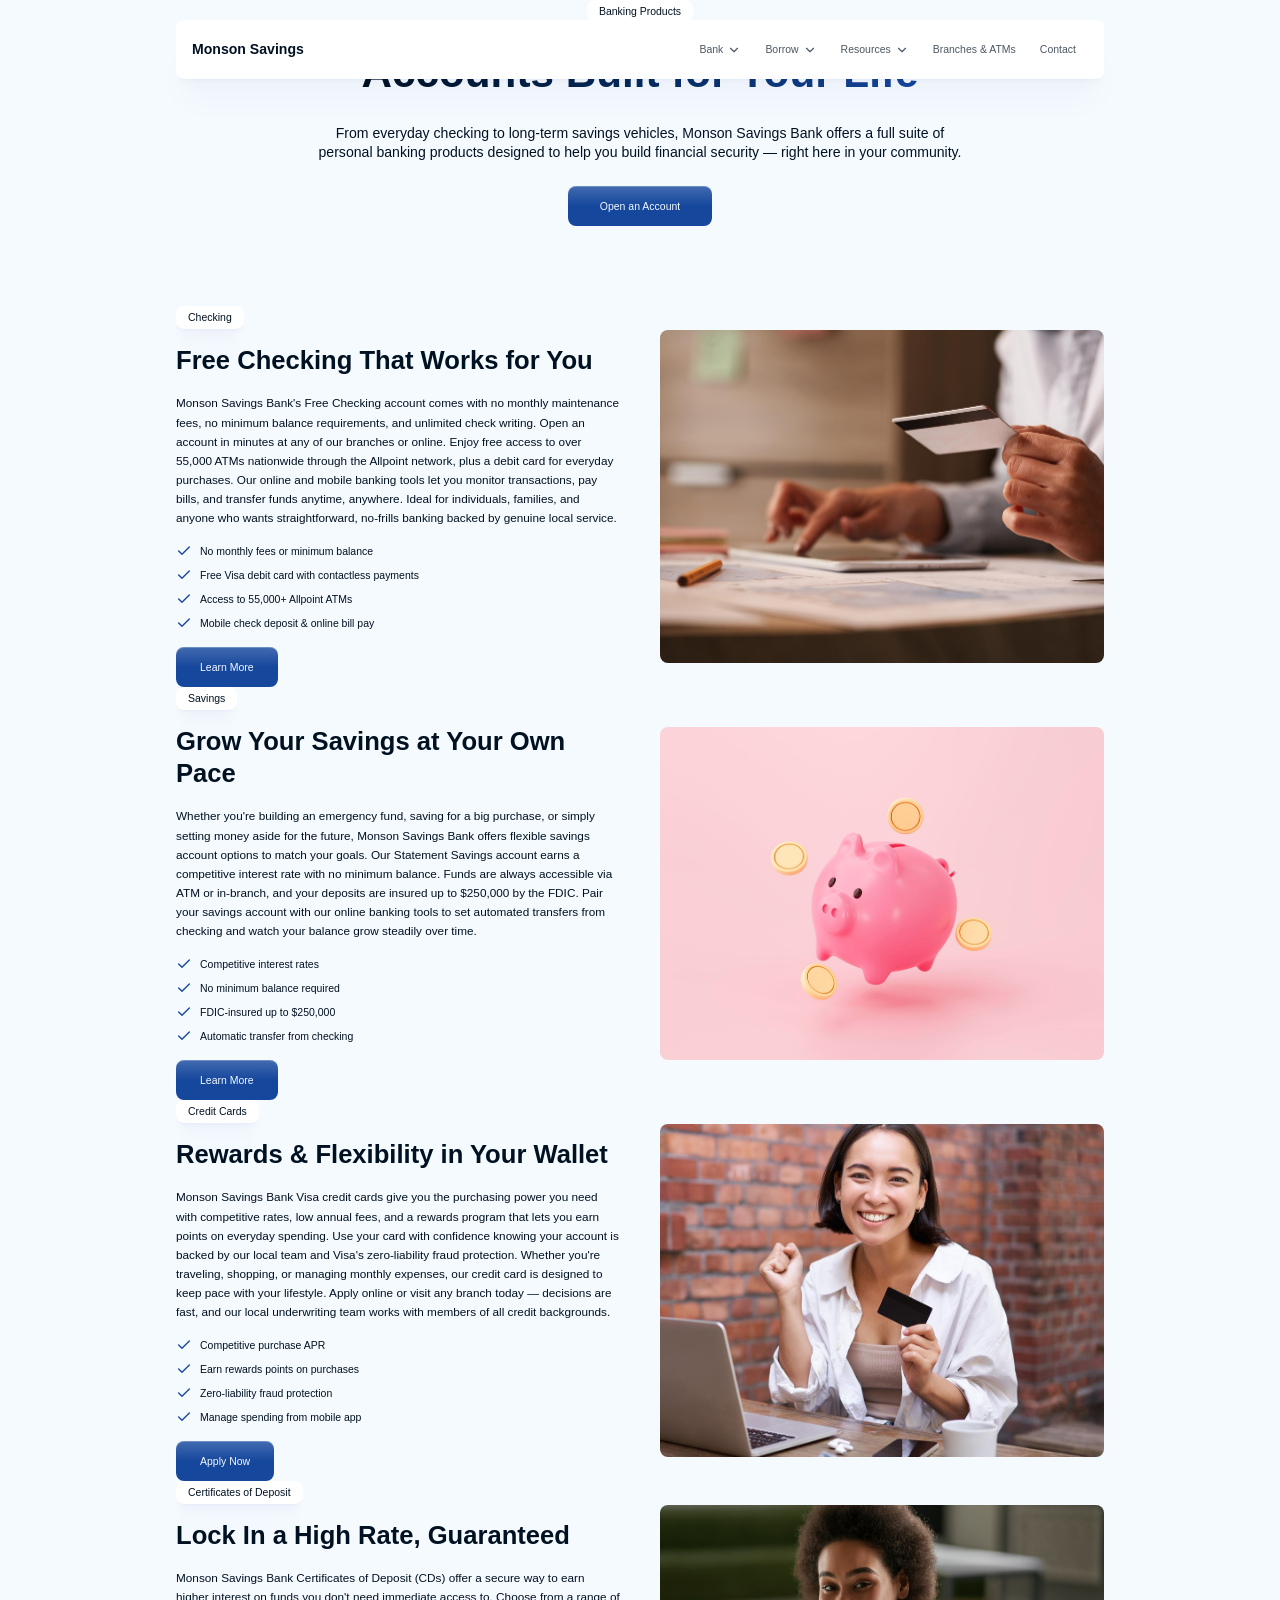
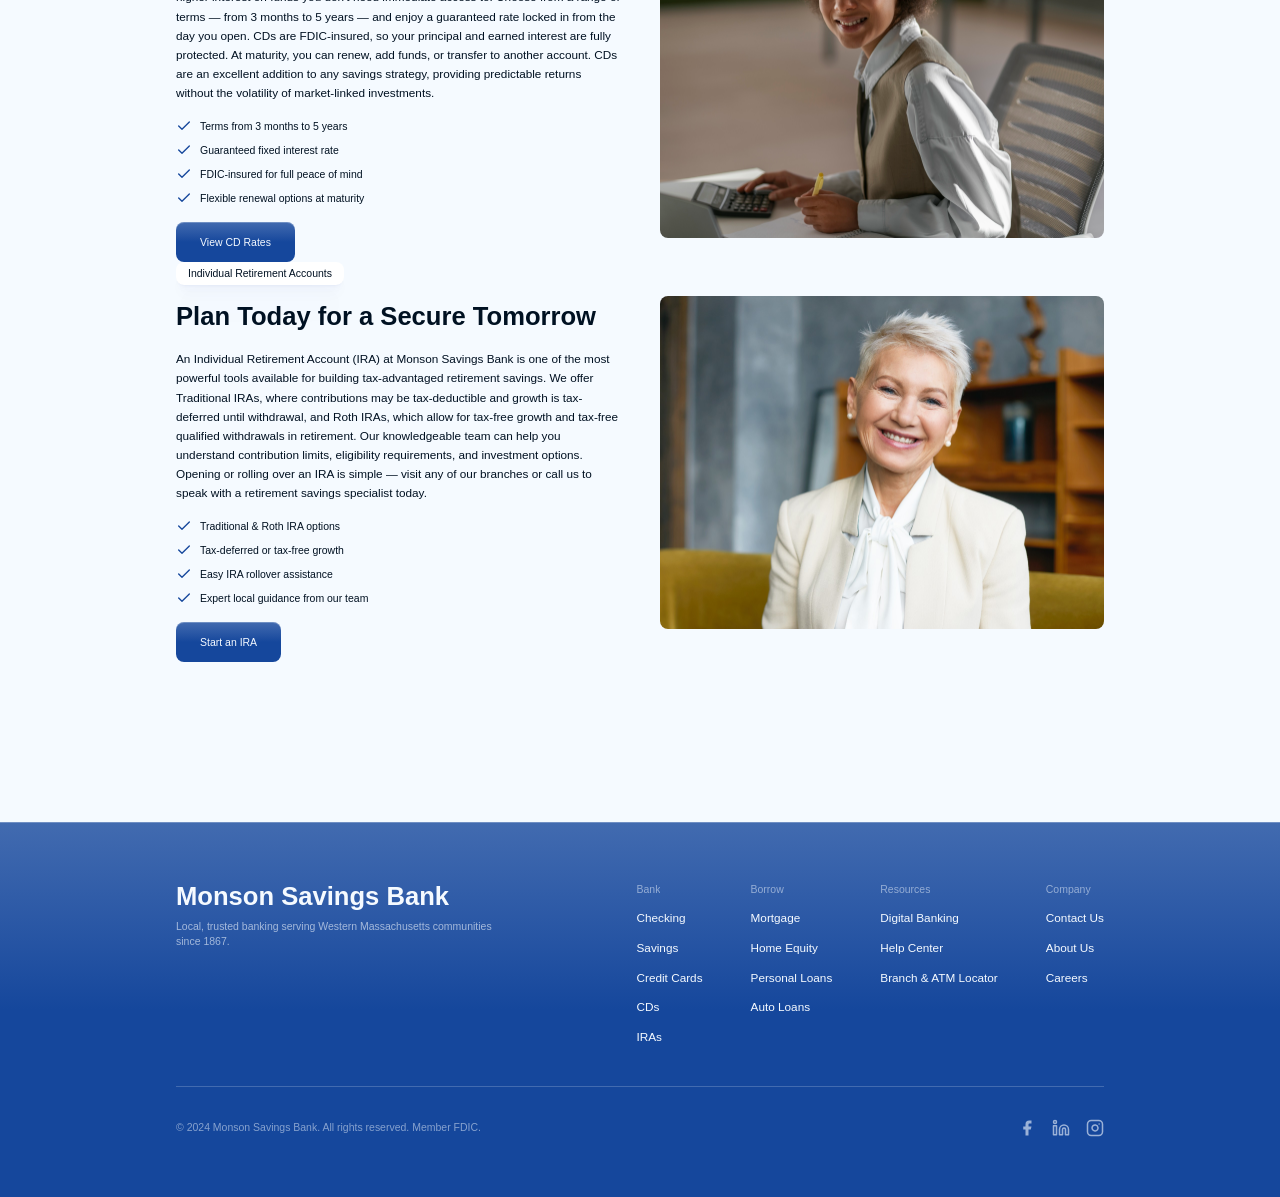
<file: bank/index.html>
<!DOCTYPE html>
<html lang="en">
<head>
  <meta charset="UTF-8">
  <meta name="viewport" content="width=device-width, initial-scale=1.0">
  <title>Bank | Monson Savings Bank</title>
  <meta name="description" content="Monson Savings Bank – local, trusted, community banking in Western Massachusetts since 1867.">
  <link rel="preconnect" href="https://fonts.googleapis.com">
  <link rel="preconnect" href="https://fonts.gstatic.com" crossorigin>
  <link href="https://fonts.googleapis.com/css2?family=Nunito+Sans:ital,opsz,wght@0,6..12,400;0,6..12,500;0,6..12,600;0,6..12,700;1,6..12,400&display=swap" rel="stylesheet">
  <link href="../css2.css" rel="stylesheet">
  <style type="text/css">
@import url("css2-1.css");
@layer properties;
@layer theme, base, components, utilities;
@layer theme {
  :root, :host { --font-serif: ui-serif, Georgia, Cambria, "Times New Roman", Times, serif; --color-red-50: oklch(97.1% 0.013 17.38); --color-red-300: oklch(80.8% 0.114 19.571); --color-red-400: oklch(70.4% 0.191 22.216); --color-red-500: oklch(63.7% 0.237 25.331); --color-red-600: oklch(57.7% 0.245 27.325); --color-green-500: oklch(72.3% 0.219 149.579); --color-black: #000; --color-white: #fff; --spacing: 0.25rem; --container-xs: 20rem; --container-sm: 24rem; --container-md: 28rem; --container-lg: 32rem; --container-xl: 36rem; --container-4xl: 56rem; --container-7xl: 80rem; --text-xs: var(--text-xs); --text-xs--line-height: calc(1 / 0.75); --text-sm: var(--text-sm); --text-sm--line-height: calc(1.25 / 0.875); --text-base: var(--text-base); --text-base--line-height: calc(1.5 / 1); --text-lg: var(--text-lg); --text-lg--line-height: calc(1.75 / 1.125); --text-xl: var(--text-xl); --text-xl--line-height: calc(1.75 / 1.25); --text-2xl: var(--text-2xl); --text-2xl--line-height: calc(2 / 1.5); --text-3xl: var(--text-3xl); --text-3xl--line-height: calc(2.25 / 1.875); --text-4xl: var(--text-4xl); --text-4xl--line-height: calc(2.5 / 2.25); --text-5xl: var(--text-5xl); --text-5xl--line-height: 1; --text-6xl: var(--text-6xl); --text-6xl--line-height: 1; --text-7xl: var(--text-7xl); --text-7xl--line-height: 1; --text-8xl: var(--text-8xl); --text-8xl--line-height: 1; --text-9xl: var(--text-9xl); --text-9xl--line-height: 1; --font-weight-normal: 400; --font-weight-medium: 500; --font-weight-semibold: 600; --font-weight-bold: 700; --tracking-tight: -0.025em; --tracking-wide: 0.025em; --tracking-widest: 0.1em; --leading-tight: 1.25; --leading-snug: 1.375; --leading-normal: 1.5; --leading-relaxed: 1.625; --radius-xl: 0.75rem; --radius-2xl: 1rem; --radius-3xl: 1.5rem; --radius-4xl: 2rem; --drop-shadow-lg: 0 4px 4px rgb(0 0 0 / 0.15); --drop-shadow-2xl: 0 25px 25px rgb(0 0 0 / 0.15); --ease-out: cubic-bezier(0, 0, 0.2, 1); --ease-in-out: cubic-bezier(0.4, 0, 0.2, 1); --animate-spin: spin 1s linear infinite; --animate-pulse: pulse 2s cubic-bezier(0.4, 0, 0.6, 1) infinite; --blur-xs: 4px; --blur-sm: 8px; --blur-md: 12px; --blur-lg: 16px; --blur-xl: 24px; --blur-3xl: 64px; --perspective-distant: 1200px; --aspect-video: 16 / 9; --default-transition-duration: 150ms; --default-transition-timing-function: cubic-bezier(0.4, 0, 0.2, 1); --default-font-family: 'Nunito Sans', sans-serif; --default-mono-font-family: monospace; --radius: var(--radius); --color-background: var(--background); --color-card: var(--card); --color-foreground: var(--foreground); --color-primary-cta: var(--primary-cta); --color-primary-cta-text: var(--primary-cta-text); --color-secondary-cta: var(--secondary-cta); --color-accent: var(--accent); --color-background-accent: var(--background-accent); --width-content-width: var(--width-content-width); --width-carousel-padding: var(--width-carousel-padding); --width-carousel-padding-controls: var(--width-carousel-padding-controls); --width-carousel-item-2: var(--width-carousel-item-2); --width-carousel-item-3: var(--width-carousel-item-3); --width-carousel-item-4: var(--width-carousel-item-4); --text-2xs: var(--text-2xs); }
}
@layer base {
  *, ::after, ::before, ::backdrop, ::file-selector-button { box-sizing: border-box; margin: 0px; padding: 0px; border: 0px solid; }
  html, :host { line-height: 1.5; tab-size: 4; font-family: var(--default-font-family, ui-sans-serif, system-ui, sans-serif, "Apple Color Emoji", "Segoe UI Emoji", "Segoe UI Symbol", "Noto Color Emoji"); font-feature-settings: var(--default-font-feature-settings, normal); font-variation-settings: var(--default-font-variation-settings, normal); }
  hr { height: 0px; color: inherit; border-top-width: 1px; }
  abbr:where([title]) { text-decoration: underline dotted; }
  h1, h2, h3, h4, h5, h6 { font-size: inherit; font-weight: inherit; }
  a { color: inherit; text-decoration: inherit; }
  b, strong { font-weight: bolder; }
  code, kbd, samp, pre { font-family: var(--default-mono-font-family, ui-monospace, SFMono-Regular, Menlo, Monaco, Consolas, "Liberation Mono", "Courier New", monospace); font-feature-settings: var(--default-mono-font-feature-settings, normal); font-variation-settings: var(--default-mono-font-variation-settings, normal); font-size: 1em; }
  small { font-size: 80%; }
  sub, sup { font-size: 75%; line-height: 0; position: relative; vertical-align: baseline; }
  sub { bottom: -0.25em; }
  sup { top: -0.5em; }
  table { text-indent: 0px; border-color: inherit; border-collapse: collapse; }
  :focus-visible { outline: auto; }
  progress { vertical-align: baseline; }
  summary { display: list-item; }
  ol, ul, menu { list-style: none; }
  img, svg, video, canvas, audio, iframe, embed, object { display: block; vertical-align: middle; }
  img, video { max-width: 100%; height: auto; }
  button, input, select, optgroup, textarea, ::file-selector-button { font: inherit; letter-spacing: inherit; color: inherit; border-radius: 0px; background-color: transparent; opacity: 1; }
  :where(select:is([multiple], [size])) optgroup { font-weight: bolder; }
  :where(select:is([multiple], [size])) optgroup option { padding-inline-start: 20px; }
  ::file-selector-button { margin-inline-end: 4px; }
  ::placeholder { opacity: 1; }
  @supports (not (-webkit-appearance: -apple-pay-button)) or (contain-intrinsic-size: 1px) {
  ::placeholder {
  color: currentcolor;
  @supports (color: color-mix(in lab, red, red)) {
  color: color-mix(in oklab, currentcolor, transparent);
}
}
}
  textarea { resize: vertical; }
  ::-webkit-search-decoration { appearance: none; }
  ::-webkit-date-and-time-value { min-height: 1lh; text-align: inherit; }
  ::-webkit-datetime-edit { display: inline-flex; }
  ::-webkit-datetime-edit-fields-wrapper { padding: 0px; }
  ::-webkit-datetime-edit, ::-webkit-datetime-edit-year-field, ::-webkit-datetime-edit-month-field, ::-webkit-datetime-edit-day-field, ::-webkit-datetime-edit-hour-field, ::-webkit-datetime-edit-minute-field, ::-webkit-datetime-edit-second-field, ::-webkit-datetime-edit-millisecond-field, ::-webkit-datetime-edit-meridiem-field { padding-block: 0px; }
  ::-webkit-calendar-picker-indicator { line-height: 1; }
  :user-invalid { box-shadow: none; }
  button, input:where([type="button"], [type="reset"], [type="submit"]), ::file-selector-button { appearance: button; }
  ::-webkit-inner-spin-button, ::-webkit-outer-spin-button { height: auto; }
  [hidden]:where(:not([hidden="until-found"])) { display: none !important; }
}
@layer utilities {
  .\@container\/field-group { container: field-group / inline-size; }
  .pointer-events-auto { pointer-events: auto; }
  .pointer-events-none { pointer-events: none; }
  .invisible { visibility: hidden; }
  .visible { visibility: visible; }
  .sr-only { position: absolute; width: 1px; height: 1px; padding: 0px; margin: -1px; overflow: hidden; clip-path: inset(50%); white-space: nowrap; border-width: 0px; }
  .absolute { position: absolute; }
  .fixed { position: fixed; }
  .relative { position: relative; }
  .static { position: static; }
  .sticky { position: sticky; }
  .inset-0 { inset: calc(var(--spacing) * 0); }
  .inset-0\.5 { inset: calc(var(--spacing) * 0.5); }
  .inset-px { inset: 1px; }
  .-inset-x-px { inset-inline: -1px; }
  .inset-x-0 { inset-inline: calc(var(--spacing) * 0); }
  .inset-x-1 { inset-inline: calc(var(--spacing) * 1); }
  .inset-x-2 { inset-inline: calc(var(--spacing) * 2); }
  .inset-x-3 { inset-inline: calc(var(--spacing) * 3); }
  .inset-x-4 { inset-inline: calc(var(--spacing) * 4); }
  .inset-x-5 { inset-inline: calc(var(--spacing) * 5); }
  .inset-x-6 { inset-inline: calc(var(--spacing) * 6); }
  .inset-y-0 { inset-block: calc(var(--spacing) * 0); }
  .inset-y-1 { inset-block: calc(var(--spacing) * 1); }
  .start { inset-inline-start: var(--spacing); }
  .end { inset-inline-end: var(--spacing); }
  .-top-2 { top: calc(var(--spacing) * -2); }
  .-top-3 { top: calc(var(--spacing) * -3); }
  .-top-7 { top: calc(var(--spacing) * -7); }
  .-top-12 { top: calc(var(--spacing) * -12); }
  .-top-\[15\%\] { top: calc(-15%); }
  .-top-\[252px\] { top: calc(-252px); }
  .-top-\[352px\] { top: calc(-352px); }
  .-top-\[400px\] { top: calc(-400px); }
  .-top-\[571px\] { top: calc(-571px); }
  .top-0 { top: calc(var(--spacing) * 0); }
  .top-1 { top: calc(var(--spacing) * 1); }
  .top-1\.5 { top: calc(var(--spacing) * 1.5); }
  .top-1\/2 { top: calc(50%); }
  .top-2 { top: calc(var(--spacing) * 2); }
  .top-3 { top: calc(var(--spacing) * 3); }
  .top-3\.5 { top: calc(var(--spacing) * 3.5); }
  .top-4 { top: calc(var(--spacing) * 4); }
  .top-5 { top: calc(var(--spacing) * 5); }
  .top-8 { top: calc(var(--spacing) * 8); }
  .top-15\/100 { top: calc(15%); }
  .top-\[-20vh\] { top: -20vh; }
  .top-\[-30vh\] { top: -30vh; }
  .top-\[1px\] { top: 1px; }
  .top-\[5\%\] { top: 5%; }
  .top-\[25vw\] { top: 25vw; }
  .top-\[28\%\] { top: 28%; }
  .top-\[40\%\] { top: 40%; }
  .top-\[50\%\] { top: 50%; }
  .top-\[60\%\] { top: 60%; }
  .top-full { top: 100%; }
  .-right-2 { right: calc(var(--spacing) * -2); }
  .-right-3 { right: calc(var(--spacing) * -3); }
  .-right-12 { right: calc(var(--spacing) * -12); }
  .-right-\[33vw\] { right: calc(-33vw); }
  .-right-\[36vw\] { right: calc(-36vw); }
  .right-0 { right: calc(var(--spacing) * 0); }
  .right-1 { right: calc(var(--spacing) * 1); }
  .right-2 { right: calc(var(--spacing) * 2); }
  .right-3 { right: calc(var(--spacing) * 3); }
  .right-4 { right: calc(var(--spacing) * 4); }
  .right-5 { right: calc(var(--spacing) * 5); }
  .right-6 { right: calc(var(--spacing) * 6); }
  .right-\[2\.5vw\] { right: 2.5vw; }
  .right-\[5\%\] { right: 5%; }
  .right-\[calc\(\(100vw-var\(--width-content-width\)\)\/2\)\] { right: calc((100vw - var(--width-content-width)) / 2); }
  .right-full { right: 100%; }
  .-bottom-2 { bottom: calc(var(--spacing) * -2); }
  .-bottom-3 { bottom: calc(var(--spacing) * -3); }
  .-bottom-12 { bottom: calc(var(--spacing) * -12); }
  .-bottom-\[9vh\] { bottom: calc(-9vh); }
  .-bottom-\[46px\] { bottom: calc(-46px); }
  .-bottom-\[61vh\] { bottom: calc(-61vh); }
  .-bottom-\[62vh\] { bottom: calc(-62vh); }
  .-bottom-\[920px\] { bottom: calc(-920px); }
  .-bottom-px { bottom: -1px; }
  .bottom-0 { bottom: calc(var(--spacing) * 0); }
  .bottom-1 { bottom: calc(var(--spacing) * 1); }
  .bottom-2 { bottom: calc(var(--spacing) * 2); }
  .bottom-3 { bottom: calc(var(--spacing) * 3); }
  .bottom-4 { bottom: calc(var(--spacing) * 4); }
  .bottom-5 { bottom: calc(var(--spacing) * 5); }
  .bottom-6 { bottom: calc(var(--spacing) * 6); }
  .bottom-\[-40vh\] { bottom: -40vh; }
  .bottom-\[5\%\] { bottom: 5%; }
  .bottom-\[25vh\] { bottom: 25vh; }
  .bottom-\[calc\(var\(--spacing-4\)\+var\(--spacing-4\)\)\] { bottom: calc(var(--spacing-4) + var(--spacing-4)); }
  .bottom-full { bottom: 100%; }
  .-left-2 { left: calc(var(--spacing) * -2); }
  .-left-3 { left: calc(var(--spacing) * -3); }
  .-left-7 { left: calc(var(--spacing) * -7); }
  .-left-12 { left: calc(var(--spacing) * -12); }
  .-left-\[15\%\] { left: calc(-15%); }
  .-left-\[33vw\] { left: calc(-33vw); }
  .-left-\[36vw\] { left: calc(-36vw); }
  .-left-\[373px\] { left: calc(-373px); }
  .-left-full { left: -100%; }
  .left-0 { left: calc(var(--spacing) * 0); }
  .left-1 { left: calc(var(--spacing) * 1); }
  .left-1\/2 { left: calc(50%); }
  .left-2 { left: calc(var(--spacing) * 2); }
  .left-3 { left: calc(var(--spacing) * 3); }
  .left-4 { left: calc(var(--spacing) * 4); }
  .left-5 { left: calc(var(--spacing) * 5); }
  .left-6 { left: calc(var(--spacing) * 6); }
  .left-\[2vw\] { left: 2vw; }
  .left-\[5\%\] { left: 5%; }
  .left-\[50\%\] { left: 50%; }
  .left-\[calc\(\(100vw-var\(--width-content-width\)\)\/2\)\] { left: calc((100vw - var(--width-content-width)) / 2); }
  .left-\[calc\(50\%-7\.5px\)\] { left: calc(50% - 7.5px); }
  .left-\[calc\(50\%-10px\)\] { left: calc(50% - 10px); }
  .left-\[calc\(50\%-17\.5px\)\] { left: calc(50% - 17.5px); }
  .left-\[calc\(50\%-20px\)\] { left: calc(50% - 20px); }
  .left-\[calc\(50\%-432\.5px\)\] { left: calc(50% - 432.5px); }
  .left-\[calc\(50\%-599px\)\] { left: calc(50% - 599px); }
  .left-\[calc\(var\(--vw-1\)\*2\)\] { left: calc(var(--vw-1) * 2); }
  .left-full { left: 100%; }
  .isolate { isolation: isolate; }
  .-z-10 { z-index: calc(-10); }
  .z-0 { z-index: 0; }
  .z-1 { z-index: 1; }
  .z-2 { z-index: 2; }
  .z-10 { z-index: 10; }
  .z-20 { z-index: 20; }
  .z-30 { z-index: 30; }
  .z-40 { z-index: 40; }
  .z-50 { z-index: 50; }
  .z-100 { z-index: 100; }
  .z-110 { z-index: 110; }
  .z-999 { z-index: 999; }
  .z-1000 { z-index: 1000; }
  .z-1001 { z-index: 1001; }
  .z-99999 { z-index: 99999; }
  .z-\[1\] { z-index: 1; }
  .z-\[100\] { z-index: 100; }
  .z-\[99999\] { z-index: 99999; }
  .order-1 { order: 1; }
  .order-2 { order: 2; }
  .order-first { order: -9999; }
  .order-last { order: 9999; }
  .col-span-1 { grid-column: span 1 / span 1; }
  .col-start-1 { grid-column-start: 1; }
  .row-start-1 { grid-row-start: 1; }
  .container {
  width: 100%;
  @media (width >= 40rem) {
  max-width: 40rem;
}
  @media (width >= 48rem) {
  max-width: 48rem;
}
  @media (width >= 64rem) {
  max-width: 64rem;
}
  @media (width >= 80rem) {
  max-width: 80rem;
}
  @media (width >= 96rem) {
  max-width: 96rem;
}
}
  .\!m-0 { margin: calc(var(--spacing) * 0)  !important; }
  .m-0 { margin: calc(var(--spacing) * 0); }
  .m-1 { margin: calc(var(--spacing) * 1); }
  .m-8 { margin: calc(var(--spacing) * 8); }
  .m-9 { margin: calc(var(--spacing) * 9); }
  .m-10 { margin: calc(var(--spacing) * 10); }
  .m-12 { margin: calc(var(--spacing) * 12); }
  .m-16 { margin: calc(var(--spacing) * 16); }
  .-mx-1 { margin-inline: calc(var(--spacing) * -1); }
  .-mx-\[4\%\] { margin-inline: calc(-4%); }
  .mx-1 { margin-inline: calc(var(--spacing) * 1); }
  .mx-2 { margin-inline: calc(var(--spacing) * 2); }
  .mx-3 { margin-inline: calc(var(--spacing) * 3); }
  .mx-3\.5 { margin-inline: calc(var(--spacing) * 3.5); }
  .mx-\[0\.25em\] { margin-inline: 0.25em; }
  .mx-auto { margin-inline: auto; }
  .-my-2 { margin-block: calc(var(--spacing) * -2); }
  .my-0 { margin-block: calc(var(--spacing) * 0); }
  .my-0\.5 { margin-block: calc(var(--spacing) * 0.5); }
  .my-1 { margin-block: calc(var(--spacing) * 1); }
  .my-4 { margin-block: calc(var(--spacing) * 4); }
  .my-5 { margin-block: calc(var(--spacing) * 5); }
  .my-8 { margin-block: calc(var(--spacing) * 8); }
  .my-20 { margin-block: calc(var(--spacing) * 20); }
  .-mt-1 { margin-top: calc(var(--spacing) * -1); }
  .-mt-4 { margin-top: calc(var(--spacing) * -4); }
  .-mt-5 { margin-top: calc(var(--spacing) * -5); }
  .mt-0\.5 { margin-top: calc(var(--spacing) * 0.5); }
  .mt-0\.75 { margin-top: calc(var(--spacing) * 0.75); }
  .mt-1 { margin-top: calc(var(--spacing) * 1); }
  .mt-1\.5 { margin-top: calc(var(--spacing) * 1.5); }
  .mt-2 { margin-top: calc(var(--spacing) * 2); }
  .mt-3 { margin-top: calc(var(--spacing) * 3); }
  .mt-4 { margin-top: calc(var(--spacing) * 4); }
  .mt-5 { margin-top: calc(var(--spacing) * 5); }
  .mt-6 { margin-top: calc(var(--spacing) * 6); }
  .mt-8 { margin-top: calc(var(--spacing) * 8); }
  .mt-12 { margin-top: calc(var(--spacing) * 12); }
  .mt-20 { margin-top: calc(var(--spacing) * 20); }
  .mt-24 { margin-top: calc(var(--spacing) * 24); }
  .mt-\[-0\.25em\] { margin-top: -0.25em; }
  .mt-auto { margin-top: auto; }
  .mr-1 { margin-right: calc(var(--spacing) * 1); }
  .mr-2 { margin-right: calc(var(--spacing) * 2); }
  .mr-3 { margin-right: calc(var(--spacing) * 3); }
  .mr-5 { margin-right: calc(var(--spacing) * 5); }
  .-mb-\[0\.1em\] { margin-bottom: calc(-0.1em); }
  .mb-0\.5 { margin-bottom: calc(var(--spacing) * 0.5); }
  .mb-1 { margin-bottom: calc(var(--spacing) * 1); }
  .mb-2 { margin-bottom: calc(var(--spacing) * 2); }
  .mb-3 { margin-bottom: calc(var(--spacing) * 3); }
  .mb-4 { margin-bottom: calc(var(--spacing) * 4); }
  .mb-5 { margin-bottom: calc(var(--spacing) * 5); }
  .mb-6 { margin-bottom: calc(var(--spacing) * 6); }
  .mb-8 { margin-bottom: calc(var(--spacing) * 8); }
  .mb-10 { margin-bottom: calc(var(--spacing) * 10); }
  .mb-20 { margin-bottom: calc(var(--spacing) * 20); }
  .-ml-3 { margin-left: calc(var(--spacing) * -3); }
  .-ml-4 { margin-left: calc(var(--spacing) * -4); }
  .-ml-5 { margin-left: calc(var(--spacing) * -5); }
  .-ml-15 { margin-left: calc(var(--spacing) * -15); }
  .ml-1 { margin-left: calc(var(--spacing) * 1); }
  .ml-2 { margin-left: calc(var(--spacing) * 2); }
  .ml-4 { margin-left: calc(var(--spacing) * 4); }
  .ml-auto { margin-left: auto; }
  .line-clamp-2 { overflow: hidden; display: -webkit-box; -moz-box-orient: vertical; -webkit-line-clamp: 2; }
  .line-clamp-3 { overflow: hidden; display: -webkit-box; -moz-box-orient: vertical; -webkit-line-clamp: 3; }
  .block { display: block; }
  .flex { display: flex; }
  .grid { display: grid; }
  .hidden { display: none; }
  .inline { display: inline; }
  .inline-block { display: inline-block; }
  .inline-flex { display: inline-flex; }
  .table { display: table; }
  .aspect-2\/1 { aspect-ratio: 2 / 1; }
  .aspect-3\/2 { aspect-ratio: 3 / 2; }
  .aspect-3\/4 { aspect-ratio: 3 / 4; }
  .aspect-4\/3 { aspect-ratio: 4 / 3; }
  .aspect-4\/5 { aspect-ratio: 4 / 5; }
  .aspect-5\/6 { aspect-ratio: 5 / 6; }
  .aspect-6\/7 { aspect-ratio: 6 / 7; }
  .aspect-9\/16 { aspect-ratio: 9 / 16; }
  .aspect-square { aspect-ratio: 1 / 1; }
  .aspect-video { aspect-ratio: var(--aspect-video); }
  .size-1\/2 { width: calc(50%); height: calc(50%); }
  .size-2 { width: calc(var(--spacing) * 2); height: calc(var(--spacing) * 2); }
  .size-2\.5 { width: calc(var(--spacing) * 2.5); height: calc(var(--spacing) * 2.5); }
  .size-3 { width: calc(var(--spacing) * 3); height: calc(var(--spacing) * 3); }
  .size-3\.5 { width: calc(var(--spacing) * 3.5); height: calc(var(--spacing) * 3.5); }
  .size-4 { width: calc(var(--spacing) * 4); height: calc(var(--spacing) * 4); }
  .size-4\/10 { width: calc(40%); height: calc(40%); }
  .size-5 { width: calc(var(--spacing) * 5); height: calc(var(--spacing) * 5); }
  .size-6 { width: calc(var(--spacing) * 6); height: calc(var(--spacing) * 6); }
  .size-7 { width: calc(var(--spacing) * 7); height: calc(var(--spacing) * 7); }
  .size-8 { width: calc(var(--spacing) * 8); height: calc(var(--spacing) * 8); }
  .size-9 { width: calc(var(--spacing) * 9); height: calc(var(--spacing) * 9); }
  .size-10 { width: calc(var(--spacing) * 10); height: calc(var(--spacing) * 10); }
  .size-12 { width: calc(var(--spacing) * 12); height: calc(var(--spacing) * 12); }
  .size-14 { width: calc(var(--spacing) * 14); height: calc(var(--spacing) * 14); }
  .size-16 { width: calc(var(--spacing) * 16); height: calc(var(--spacing) * 16); }
  .size-18 { width: calc(var(--spacing) * 18); height: calc(var(--spacing) * 18); }
  .size-20 { width: calc(var(--spacing) * 20); height: calc(var(--spacing) * 20); }
  .size-22 { width: calc(var(--spacing) * 22); height: calc(var(--spacing) * 22); }
  .size-24 { width: calc(var(--spacing) * 24); height: calc(var(--spacing) * 24); }
  .size-40 { width: calc(var(--spacing) * 40); height: calc(var(--spacing) * 40); }
  .size-60 { width: calc(var(--spacing) * 60); height: calc(var(--spacing) * 60); }
  .size-80 { width: calc(var(--spacing) * 80); height: calc(var(--spacing) * 80); }
  .size-100 { width: calc(var(--spacing) * 100); height: calc(var(--spacing) * 100); }
  .size-\[--cell-size\] { }
  .size-\[1em\] { width: 1em; height: 1em; }
  .size-full { width: 100%; height: 100%; }
  .h-\(--text-7xl\) { height: var(--text-7xl); }
  .h-\(--text-base\) { height: var(--text-base); }
  .h-\(--text-sm\) { height: var(--text-sm); }
  .h-\(--text-xl\) { height: var(--text-xl); }
  .h-0\.5 { height: calc(var(--spacing) * 0.5); }
  .h-1 { height: calc(var(--spacing) * 1); }
  .h-1\.5 { height: calc(var(--spacing) * 1.5); }
  .h-1\/2 { height: calc(50%); }
  .h-1\/3 { height: calc(33.3333%); }
  .h-2 { height: calc(var(--spacing) * 2); }
  .h-2\.5 { height: calc(var(--spacing) * 2.5); }
  .h-2\/5 { height: calc(40%); }
  .h-3 { height: calc(var(--spacing) * 3); }
  .h-3\.5 { height: calc(var(--spacing) * 3.5); }
  .h-4 { height: calc(var(--spacing) * 4); }
  .h-4\/5 { height: calc(80%); }
  .h-5 { height: calc(var(--spacing) * 5); }
  .h-5\/10 { height: calc(50%); }
  .h-6 { height: calc(var(--spacing) * 6); }
  .h-7 { height: calc(var(--spacing) * 7); }
  .h-8 { height: calc(var(--spacing) * 8); }
  .h-9 { height: calc(var(--spacing) * 9); }
  .h-10 { height: calc(var(--spacing) * 10); }
  .h-11 { height: calc(var(--spacing) * 11); }
  .h-12 { height: calc(var(--spacing) * 12); }
  .h-13 { height: calc(var(--spacing) * 13); }
  .h-14 { height: calc(var(--spacing) * 14); }
  .h-15 { height: calc(var(--spacing) * 15); }
  .h-20 { height: calc(var(--spacing) * 20); }
  .h-30 { height: calc(var(--spacing) * 30); }
  .h-36 { height: calc(var(--spacing) * 36); }
  .h-48 { height: calc(var(--spacing) * 48); }
  .h-60 { height: calc(var(--spacing) * 60); }
  .h-70\/100 { height: calc(70%); }
  .h-72 { height: calc(var(--spacing) * 72); }
  .h-80 { height: calc(var(--spacing) * 80); }
  .h-90 { height: calc(var(--spacing) * 90); }
  .h-96 { height: calc(var(--spacing) * 96); }
  .h-100 { height: calc(var(--spacing) * 100); }
  .h-150 { height: calc(var(--spacing) * 150); }
  .h-\[--cell-size\] { }
  .h-\[1em\] { height: 1em; }
  .h-\[1px\] { height: 1px; }
  .h-\[12vh\] { height: 12vh; }
  .h-\[20em\] { height: 20em; }
  .h-\[50svh\] { height: 50svh; }
  .h-\[50vh\] { height: 50vh; }
  .h-\[70vh\] { height: 70vh; }
  .h-\[90svh\] { height: 90svh; }
  .h-\[92px\] { height: 92px; }
  .h-\[105vh\] { height: 105vh; }
  .h-\[110vh\] { height: 110vh; }
  .h-\[120\%\] { height: 120%; }
  .h-\[129vh\] { height: 129vh; }
  .h-\[130\%\] { height: 130%; }
  .h-\[140vw\] { height: 140vw; }
  .h-\[150vh\] { height: 150vh; }
  .h-\[150vw\] { height: 150vw; }
  .h-\[179vh\] { height: 179vh; }
  .h-\[300vh\] { height: 300vh; }
  .h-\[450px\] { height: 450px; }
  .h-\[929px\] { height: 929px; }
  .h-\[calc\(var\(--text-base\)\*1\.25\)\] { height: calc(var(--text-base) * 1.25); }
  .h-\[var\(--radix-navigation-menu-viewport-height\)\] { height: var(--radix-navigation-menu-viewport-height); }
  .h-\[var\(--radix-select-trigger-height\)\] { height: var(--radix-select-trigger-height); }
  .h-auto { height: auto; }
  .h-fit { height: fit-content; }
  .h-full { height: 100%; }
  .h-max { height: max-content; }
  .h-px { height: 1px; }
  .h-screen { height: 100vh; }
  .h-svh { height: 100svh; }
  .max-h-96 { max-height: calc(var(--spacing) * 96); }
  .max-h-\[--radix-context-menu-content-available-height\] { }
  .max-h-\[300px\] { max-height: 300px; }
  .max-h-\[var\(--radix-dropdown-menu-content-available-height\)\] { max-height: var(--radix-dropdown-menu-content-available-height); }
  .max-h-screen { max-height: 100vh; }
  .min-h-0 { min-height: calc(var(--spacing) * 0); }
  .min-h-8 { min-height: calc(var(--spacing) * 8); }
  .min-h-9 { min-height: calc(var(--spacing) * 9); }
  .min-h-10 { min-height: calc(var(--spacing) * 10); }
  .min-h-24 { min-height: calc(var(--spacing) * 24); }
  .min-h-60 { min-height: calc(var(--spacing) * 60); }
  .min-h-70 { min-height: calc(var(--spacing) * 70); }
  .min-h-80 { min-height: calc(var(--spacing) * 80); }
  .min-h-100 { min-height: calc(var(--spacing) * 100); }
  .min-h-\[60px\] { min-height: 60px; }
  .min-h-\[80px\] { min-height: 80px; }
  .min-h-svh { min-height: 100svh; }
  .w-0 { width: calc(var(--spacing) * 0); }
  .w-0\.5 { width: calc(var(--spacing) * 0.5); }
  .w-1 { width: calc(var(--spacing) * 1); }
  .w-1\/2 { width: calc(50%); }
  .w-1\/3 { width: calc(33.3333%); }
  .w-2 { width: calc(var(--spacing) * 2); }
  .w-2\.5 { width: calc(var(--spacing) * 2.5); }
  .w-2\/5 { width: calc(40%); }
  .w-3 { width: calc(var(--spacing) * 3); }
  .w-3\.5 { width: calc(var(--spacing) * 3.5); }
  .w-3\/4 { width: calc(75%); }
  .w-3\/5 { width: calc(60%); }
  .w-4 { width: calc(var(--spacing) * 4); }
  .w-4\/5 { width: calc(80%); }
  .w-5 { width: calc(var(--spacing) * 5); }
  .w-6 { width: calc(var(--spacing) * 6); }
  .w-6\/10 { width: calc(60%); }
  .w-7 { width: calc(var(--spacing) * 7); }
  .w-7xl { width: var(--container-7xl); }
  .w-8 { width: calc(var(--spacing) * 8); }
  .w-9 { width: calc(var(--spacing) * 9); }
  .w-9\/10 { width: calc(90%); }
  .w-10 { width: calc(var(--spacing) * 10); }
  .w-11 { width: calc(var(--spacing) * 11); }
  .w-12 { width: calc(var(--spacing) * 12); }
  .w-14 { width: calc(var(--spacing) * 14); }
  .w-20 { width: calc(var(--spacing) * 20); }
  .w-24 { width: calc(var(--spacing) * 24); }
  .w-25\/100 { width: calc(25%); }
  .w-28 { width: calc(var(--spacing) * 28); }
  .w-48 { width: calc(var(--spacing) * 48); }
  .w-60 { width: calc(var(--spacing) * 60); }
  .w-64 { width: calc(var(--spacing) * 64); }
  .w-65\/100 { width: calc(65%); }
  .w-72 { width: calc(var(--spacing) * 72); }
  .w-75\/100 { width: calc(75%); }
  .w-80 { width: calc(var(--spacing) * 80); }
  .w-95\/100 { width: calc(95%); }
  .w-96 { width: calc(var(--spacing) * 96); }
  .w-100 { width: calc(var(--spacing) * 100); }
  .w-\[--cell-size\] { }
  .w-\[--sidebar-width\] { }
  .w-\[1px\] { width: 1px; }
  .w-\[9vw\] { width: 9vw; }
  .w-\[10vw\] { width: 10vw; }
  .w-\[12\.5vw\] { width: 12.5vw; }
  .w-\[15em\] { width: 15em; }
  .w-\[15px\] { width: 15px; }
  .w-\[15vw\] { width: 15vw; }
  .w-\[20px\] { width: 20px; }
  .w-\[23\%\] { width: 23%; }
  .w-\[35\%\] { width: 35%; }
  .w-\[35px\] { width: 35px; }
  .w-\[40px\] { width: 40px; }
  .w-\[45vw\] { width: 45vw; }
  .w-\[49vw\] { width: 49vw; }
  .w-\[50vw\] { width: 50vw; }
  .w-\[55\%\] { width: 55%; }
  .w-\[70\%\] { width: 70%; }
  .w-\[100px\] { width: 100px; }
  .w-\[120vw\] { width: 120vw; }
  .w-\[130\%\] { width: 130%; }
  .w-\[150vw\] { width: 150vw; }
  .w-\[160px\] { width: 160px; }
  .w-\[865px\] { width: 865px; }
  .w-\[1142px\] { width: 1142px; }
  .w-\[1198px\] { width: 1198px; }
  .w-auto { width: auto; }
  .w-carousel-item-3 { width: var(--width-carousel-item-3); }
  .w-carousel-item-4 { width: var(--width-carousel-item-4); }
  .w-carousel-padding { width: var(--width-carousel-padding); }
  .w-carousel-padding-controls { width: var(--width-carousel-padding-controls); }
  .w-content-width { width: var(--width-content-width); }
  .w-fit { width: fit-content; }
  .w-full { width: 100%; }
  .w-lg { width: var(--container-lg); }
  .w-max { width: max-content; }
  .w-md { width: var(--container-md); }
  .w-px { width: 1px; }
  .w-screen { width: 100vw; }
  .w-xs { width: var(--container-xs); }
  .max-w-3\/4 { max-width: calc(75%); }
  .max-w-9\/10 { max-width: calc(90%); }
  .max-w-\[--skeleton-width\] { }
  .max-w-\[82px\] { max-width: 82px; }
  .max-w-\[95\%\] { max-width: 95%; }
  .max-w-\[340px\] { max-width: 340px; }
  .max-w-\[420px\] { max-width: 420px; }
  .max-w-full { max-width: 100%; }
  .max-w-lg { max-width: var(--container-lg); }
  .max-w-max { max-width: max-content; }
  .max-w-sm { max-width: var(--container-sm); }
  .max-w-xl { max-width: var(--container-xl); }
  .max-w-xs { max-width: var(--container-xs); }
  .min-w-0 { min-width: calc(var(--spacing) * 0); }
  .min-w-5 { min-width: calc(var(--spacing) * 5); }
  .min-w-8 { min-width: calc(var(--spacing) * 8); }
  .min-w-9 { min-width: calc(var(--spacing) * 9); }
  .min-w-10 { min-width: calc(var(--spacing) * 10); }
  .min-w-32 { min-width: calc(var(--spacing) * 32); }
  .min-w-\[--cell-size\] { }
  .min-w-\[8rem\] { min-width: 8rem; }
  .min-w-\[12rem\] { min-width: 12rem; }
  .min-w-\[30px\] { min-width: 30px; }
  .min-w-\[var\(--radix-select-trigger-width\)\] { min-width: var(--radix-select-trigger-width); }
  .flex-1 { flex: 1 1 0%; }
  .flex-none { flex: 0 0 auto; }
  .shrink-0 { flex-shrink: 0; }
  .flex-grow { flex-grow: 1; }
  .grow { flex-grow: 1; }
  .grow-0 { flex-grow: 0; }
  .basis-full { flex-basis: 100%; }
  .caption-bottom { caption-side: bottom; }
  .border-collapse { border-collapse: collapse; }
  .origin-\[--radix-context-menu-content-transform-origin\] { }
  .origin-\[--radix-dropdown-menu-content-transform-origin\] { }
  .origin-\[--radix-hover-card-content-transform-origin\] { }
  .origin-\[--radix-menubar-content-transform-origin\] { }
  .origin-\[--radix-popover-content-transform-origin\] { }
  .origin-center { transform-origin: center center 0px; }
  .origin-left { transform-origin: 0px center 0px; }
  .origin-top { transform-origin: center top 0px; }
  .origin-top-right { transform-origin: 100% 0px 0px; }
  .-translate-x-1\/2 { --tw-translate-x: calc(calc(1 / 2 * 100%) * -1); translate: var(--tw-translate-x) var(--tw-translate-y); }
  .-translate-x-1\/4 { --tw-translate-x: calc(calc(1 / 4 * 100%) * -1); translate: var(--tw-translate-x) var(--tw-translate-y); }
  .-translate-x-3 { --tw-translate-x: calc(var(--spacing) * -3); translate: var(--tw-translate-x) var(--tw-translate-y); }
  .-translate-x-5 { --tw-translate-x: calc(var(--spacing) * -5); translate: var(--tw-translate-x) var(--tw-translate-y); }
  .-translate-x-6 { --tw-translate-x: calc(var(--spacing) * -6); translate: var(--tw-translate-x) var(--tw-translate-y); }
  .-translate-x-10 { --tw-translate-x: calc(var(--spacing) * -10); translate: var(--tw-translate-x) var(--tw-translate-y); }
  .-translate-x-\[12\%\] { --tw-translate-x: calc(12% * -1); translate: var(--tw-translate-x) var(--tw-translate-y); }
  .-translate-x-\[120\%\] { --tw-translate-x: calc(120% * -1); translate: var(--tw-translate-x) var(--tw-translate-y); }
  .-translate-x-\[calc\(-100\%\+2rem\)\] { --tw-translate-x: calc(calc(-100% + 2rem) * -1); translate: var(--tw-translate-x) var(--tw-translate-y); }
  .-translate-x-px { --tw-translate-x: -1px; translate: var(--tw-translate-x) var(--tw-translate-y); }
  .translate-x-0\.5 { --tw-translate-x: calc(var(--spacing) * 0.5); translate: var(--tw-translate-x) var(--tw-translate-y); }
  .translate-x-1\/2 { --tw-translate-x: calc(1 / 2 * 100%); translate: var(--tw-translate-x) var(--tw-translate-y); }
  .translate-x-1\/4 { --tw-translate-x: calc(1 / 4 * 100%); translate: var(--tw-translate-x) var(--tw-translate-y); }
  .translate-x-5 { --tw-translate-x: calc(var(--spacing) * 5); translate: var(--tw-translate-x) var(--tw-translate-y); }
  .translate-x-6 { --tw-translate-x: calc(var(--spacing) * 6); translate: var(--tw-translate-x) var(--tw-translate-y); }
  .translate-x-16 { --tw-translate-x: calc(var(--spacing) * 16); translate: var(--tw-translate-x) var(--tw-translate-y); }
  .translate-x-32 { --tw-translate-x: calc(var(--spacing) * 32); translate: var(--tw-translate-x) var(--tw-translate-y); }
  .translate-x-\[-50\%\] { --tw-translate-x: -50%; translate: var(--tw-translate-x) var(--tw-translate-y); }
  .translate-x-\[12\%\] { --tw-translate-x: 12%; translate: var(--tw-translate-x) var(--tw-translate-y); }
  .translate-x-px { --tw-translate-x: 1px; translate: var(--tw-translate-x) var(--tw-translate-y); }
  .-translate-y-1 { --tw-translate-y: calc(var(--spacing) * -1); translate: var(--tw-translate-x) var(--tw-translate-y); }
  .-translate-y-1\/2 { --tw-translate-y: calc(calc(1 / 2 * 100%) * -1); translate: var(--tw-translate-x) var(--tw-translate-y); }
  .-translate-y-5 { --tw-translate-y: calc(var(--spacing) * -5); translate: var(--tw-translate-x) var(--tw-translate-y); }
  .-translate-y-14 { --tw-translate-y: calc(var(--spacing) * -14); translate: var(--tw-translate-x) var(--tw-translate-y); }
  .-translate-y-\[8\%\] { --tw-translate-y: calc(8% * -1); translate: var(--tw-translate-x) var(--tw-translate-y); }
  .translate-y-0 { --tw-translate-y: calc(var(--spacing) * 0); translate: var(--tw-translate-x) var(--tw-translate-y); }
  .translate-y-1 { --tw-translate-y: calc(var(--spacing) * 1); translate: var(--tw-translate-x) var(--tw-translate-y); }
  .translate-y-1\/2 { --tw-translate-y: calc(1 / 2 * 100%); translate: var(--tw-translate-x) var(--tw-translate-y); }
  .translate-y-5 { --tw-translate-y: calc(var(--spacing) * 5); translate: var(--tw-translate-x) var(--tw-translate-y); }
  .translate-y-16 { --tw-translate-y: calc(var(--spacing) * 16); translate: var(--tw-translate-x) var(--tw-translate-y); }
  .translate-y-\[-50\%\] { --tw-translate-y: -50%; translate: var(--tw-translate-x) var(--tw-translate-y); }
  .translate-y-\[10\%\] { --tw-translate-y: 10%; translate: var(--tw-translate-x) var(--tw-translate-y); }
  .translate-y-full { --tw-translate-y: 100%; translate: var(--tw-translate-x) var(--tw-translate-y); }
  .scale-0 { --tw-scale-x: 0%; --tw-scale-y: 0%; --tw-scale-z: 0%; scale: var(--tw-scale-x) var(--tw-scale-y); }
  .scale-75 { --tw-scale-x: 75%; --tw-scale-y: 75%; --tw-scale-z: 75%; scale: var(--tw-scale-x) var(--tw-scale-y); }
  .scale-85 { --tw-scale-x: 85%; --tw-scale-y: 85%; --tw-scale-z: 85%; scale: var(--tw-scale-x) var(--tw-scale-y); }
  .scale-90 { --tw-scale-x: 90%; --tw-scale-y: 90%; --tw-scale-z: 90%; scale: var(--tw-scale-x) var(--tw-scale-y); }
  .scale-100 { --tw-scale-x: 100%; --tw-scale-y: 100%; --tw-scale-z: 100%; scale: var(--tw-scale-x) var(--tw-scale-y); }
  .scale-150 { --tw-scale-x: 150%; --tw-scale-y: 150%; --tw-scale-z: 150%; scale: var(--tw-scale-x) var(--tw-scale-y); }
  .scale-x-0 { --tw-scale-x: 0%; scale: var(--tw-scale-x) var(--tw-scale-y); }
  .scale-x-100 { --tw-scale-x: 100%; scale: var(--tw-scale-x) var(--tw-scale-y); }
  .-rotate-3 { rotate: calc(-3deg); }
  .-rotate-6 { rotate: calc(-6deg); }
  .-rotate-8 { rotate: calc(-8deg); }
  .-rotate-20 { rotate: calc(-20deg); }
  .-rotate-45 { rotate: calc(-45deg); }
  .-rotate-60 { rotate: calc(-60deg); }
  .-rotate-\[38deg\] { rotate: calc(-38deg); }
  .-rotate-\[52\.5deg\] { rotate: calc(-52.5deg); }
  .rotate-0 { rotate: 0deg; }
  .rotate-3 { rotate: 3deg; }
  .rotate-6 { rotate: 6deg; }
  .rotate-8 { rotate: 8deg; }
  .rotate-10 { rotate: 10deg; }
  .rotate-45 { rotate: 45deg; }
  .rotate-90 { rotate: 90deg; }
  .rotate-180 { rotate: 180deg; }
  .rotate-x-20 { --tw-rotate-x: rotateX(20deg); transform: var(--tw-rotate-x,) var(--tw-rotate-y,) var(--tw-rotate-z,) var(--tw-skew-x,) var(--tw-skew-y,); }
  .rotate-y-180 { --tw-rotate-y: rotateY(180deg); transform: var(--tw-rotate-x,) var(--tw-rotate-y,) var(--tw-rotate-z,) var(--tw-skew-x,) var(--tw-skew-y,); }
  .-skew-y-\[8deg\] { --tw-skew-y: skewY(calc(8deg * -1)); transform: var(--tw-rotate-x,) var(--tw-rotate-y,) var(--tw-rotate-z,) var(--tw-skew-x,) var(--tw-skew-y,); }
  .transform { transform: var(--tw-rotate-x,) var(--tw-rotate-y,) var(--tw-rotate-z,) var(--tw-skew-x,) var(--tw-skew-y,); }
  .transform-\[rotateY\(180deg\)\] { transform: rotateY(180deg); }
  .animate-\[cell-wave-pulse_4s_ease_infinite\] { animation: 4s infinite cell-wave-pulse; }
  .animate-pulse { animation: var(--animate-pulse); }
  .animate-spin { animation: var(--animate-spin); }
  .cursor-default { cursor: default; }
  .cursor-grab { cursor: grab; }
  .cursor-not-allowed { cursor: not-allowed; }
  .cursor-pointer { cursor: pointer; }
  .cursor-text { cursor: text; }
  .touch-none { touch-action: none; }
  .resize { resize: both; }
  .resize-none { resize: none; }
  .list-decimal { list-style-type: decimal; }
  .list-disc { list-style-type: disc; }
  .list-none { list-style-type: none; }
  .grid-cols-1 { grid-template-columns: repeat(1, minmax(0px, 1fr)); }
  .grid-cols-2 { grid-template-columns: repeat(2, minmax(0px, 1fr)); }
  .grid-cols-4 { grid-template-columns: repeat(4, minmax(0px, 1fr)); }
  .grid-cols-\[0fr\] { grid-template-columns: 0fr; }
  .grid-rows-\[0fr\] { grid-template-rows: 0fr; }
  .grid-rows-\[1fr\] { grid-template-rows: 1fr; }
  .flex-col { flex-direction: column; }
  .flex-col-reverse { flex-direction: column-reverse; }
  .flex-row { flex-direction: row; }
  .flex-row-reverse { flex-direction: row-reverse; }
  .flex-wrap { flex-wrap: wrap; }
  .place-content-center { place-content: center; }
  .place-items-center { place-items: center; }
  .items-baseline { align-items: baseline; }
  .items-center { align-items: center; }
  .items-end { align-items: flex-end; }
  .items-start { align-items: flex-start; }
  .items-stretch { align-items: stretch; }
  .justify-between { justify-content: space-between; }
  .justify-center { justify-content: center; }
  .justify-end { justify-content: flex-end; }
  .justify-start { justify-content: flex-start; }
  .gap-0 { gap: calc(var(--spacing) * 0); }
  .gap-1 { gap: calc(var(--spacing) * 1); }
  .gap-1\.5 { gap: calc(var(--spacing) * 1.5); }
  .gap-2 { gap: calc(var(--spacing) * 2); }
  .gap-2\.5 { gap: calc(var(--spacing) * 2.5); }
  .gap-3 { gap: calc(var(--spacing) * 3); }
  .gap-4 { gap: calc(var(--spacing) * 4); }
  .gap-5 { gap: calc(var(--spacing) * 5); }
  .gap-6 { gap: calc(var(--spacing) * 6); }
  .gap-7 { gap: calc(var(--spacing) * 7); }
  .gap-8 { gap: calc(var(--spacing) * 8); }
  .gap-9 { gap: calc(var(--spacing) * 9); }
  .gap-10 { gap: calc(var(--spacing) * 10); }
  .gap-12 { gap: calc(var(--spacing) * 12); }
  .gap-20 { gap: calc(var(--spacing) * 20); }
  .space-y-1 {
  :where(& > :not(:last-child)) { --tw-space-y-reverse: 0; margin-block-start: calc(calc(var(--spacing) * 1) * var(--tw-space-y-reverse)); margin-block-end: calc(calc(var(--spacing) * 1) * calc(1 - var(--tw-space-y-reverse))); }
}
  .space-y-1\.5 {
  :where(& > :not(:last-child)) { --tw-space-y-reverse: 0; margin-block-start: calc(calc(var(--spacing) * 1.5) * var(--tw-space-y-reverse)); margin-block-end: calc(calc(var(--spacing) * 1.5) * calc(1 - var(--tw-space-y-reverse))); }
}
  .space-y-2 {
  :where(& > :not(:last-child)) { --tw-space-y-reverse: 0; margin-block-start: calc(calc(var(--spacing) * 2) * var(--tw-space-y-reverse)); margin-block-end: calc(calc(var(--spacing) * 2) * calc(1 - var(--tw-space-y-reverse))); }
}
  .space-y-4 {
  :where(& > :not(:last-child)) { --tw-space-y-reverse: 0; margin-block-start: calc(calc(var(--spacing) * 4) * var(--tw-space-y-reverse)); margin-block-end: calc(calc(var(--spacing) * 4) * calc(1 - var(--tw-space-y-reverse))); }
}
  .-space-x-2 {
  :where(& > :not(:last-child)) { --tw-space-x-reverse: 0; margin-inline-start: calc(calc(var(--spacing) * -2) * var(--tw-space-x-reverse)); margin-inline-end: calc(calc(var(--spacing) * -2) * calc(1 - var(--tw-space-x-reverse))); }
}
  .space-x-1 {
  :where(& > :not(:last-child)) { --tw-space-x-reverse: 0; margin-inline-start: calc(calc(var(--spacing) * 1) * var(--tw-space-x-reverse)); margin-inline-end: calc(calc(var(--spacing) * 1) * calc(1 - var(--tw-space-x-reverse))); }
}
  .space-x-4 {
  :where(& > :not(:last-child)) { --tw-space-x-reverse: 0; margin-inline-start: calc(calc(var(--spacing) * 4) * var(--tw-space-x-reverse)); margin-inline-end: calc(calc(var(--spacing) * 4) * calc(1 - var(--tw-space-x-reverse))); }
}
  .gap-y-4 { row-gap: calc(var(--spacing) * 4); }
  .gap-y-10 { row-gap: calc(var(--spacing) * 10); }
  .divide-y {
  :where(& > :not(:last-child)) { --tw-divide-y-reverse: 0; border-bottom-style: var(--tw-border-style); border-top-style: var(--tw-border-style); border-top-width: calc(1px * var(--tw-divide-y-reverse)); border-bottom-width: calc(1px * calc(1 - var(--tw-divide-y-reverse))); }
}
  .divide-accent {
  :where(& > :not(:last-child)) { border-color: var(--accent); }
}
  .self-end { align-self: flex-end; }
  .self-stretch { align-self: stretch; }
  .truncate { overflow: hidden; text-overflow: ellipsis; white-space: nowrap; }
  .overflow-auto { overflow: auto; }
  .overflow-clip { overflow: clip; }
  .overflow-hidden { overflow: hidden; }
  .overflow-visible { overflow: visible; }
  .overflow-x-hidden { overflow-x: hidden; }
  .overflow-y-auto { overflow-y: auto; }
  .rounded { border-radius: var(--radius); }
  .rounded-2xl { border-radius: var(--radius-2xl); }
  .rounded-3xl { border-radius: var(--radius-3xl); }
  .rounded-4xl { border-radius: var(--radius-4xl); }
  .rounded-\[0\.5rem\] { border-radius: 0.5rem; }
  .rounded-\[2px\] { border-radius: 2px; }
  .rounded-\[6px\] { border-radius: 6px; }
  .rounded-\[100\%\] { border-radius: 100%; }
  .rounded-\[calc\(var\(--radius\)-5px\)\] { border-radius: calc(var(--radius) - 5px); }
  .rounded-\[inherit\] { border-radius: inherit; }
  .rounded-full { border-radius: calc(infinity * 1px); }
  .rounded-full\! { border-radius: calc(infinity * 1px) !important; }
  .rounded-lg { border-radius: var(--radius); }
  .rounded-md { border-radius: calc(var(--radius) - 2px); }
  .rounded-none { border-radius: 0px; }
  .rounded-none\! { border-radius: 0px !important; }
  .rounded-sm { border-radius: calc(var(--radius) - 4px); }
  .rounded-xl { border-radius: var(--radius-xl); }
  .rounded-t { border-top-left-radius: var(--radius); border-top-right-radius: var(--radius); }
  .rounded-t-\[10px\] { border-top-left-radius: 10px; border-top-right-radius: 10px; }
  .rounded-t-lg { border-top-left-radius: var(--radius); border-top-right-radius: var(--radius); }
  .rounded-t-none { border-top-left-radius: 0px; border-top-right-radius: 0px; }
  .rounded-l { border-top-left-radius: var(--radius); border-bottom-left-radius: var(--radius); }
  .rounded-l-lg { border-top-left-radius: var(--radius); border-bottom-left-radius: var(--radius); }
  .rounded-l-md { border-top-left-radius: calc(var(--radius) - 2px); border-bottom-left-radius: calc(var(--radius) - 2px); }
  .rounded-l-none { border-top-left-radius: 0px; border-bottom-left-radius: 0px; }
  .rounded-tl-sm { border-top-left-radius: calc(var(--radius) - 4px); }
  .rounded-r { border-top-right-radius: var(--radius); border-bottom-right-radius: var(--radius); }
  .rounded-r-lg { border-top-right-radius: var(--radius); border-bottom-right-radius: var(--radius); }
  .rounded-r-md { border-top-right-radius: calc(var(--radius) - 2px); border-bottom-right-radius: calc(var(--radius) - 2px); }
  .rounded-r-none { border-top-right-radius: 0px; border-bottom-right-radius: 0px; }
  .rounded-b { border-bottom-right-radius: var(--radius); border-bottom-left-radius: var(--radius); }
  .rounded-br-none { border-bottom-right-radius: 0px; }
  .rounded-bl-none { border-bottom-left-radius: 0px; }
  .border { border-style: var(--tw-border-style); border-width: 1px; }
  .border-0 { border-style: var(--tw-border-style); border-width: 0px; }
  .border-1 { border-style: var(--tw-border-style); border-width: 1px; }
  .border-2 { border-style: var(--tw-border-style); border-width: 2px; }
  .border-\[1\.5px\] { border-style: var(--tw-border-style); border-width: 1.5px; }
  .border-y { border-block-style: var(--tw-border-style); border-block-width: 1px; }
  .border-t { border-top-style: var(--tw-border-style); border-top-width: 1px; }
  .border-r { border-right-style: var(--tw-border-style); border-right-width: 1px; }
  .border-b { border-bottom-style: var(--tw-border-style); border-bottom-width: 1px; }
  .border-l { border-left-style: var(--tw-border-style); border-left-width: 1px; }
  .border-dashed { --tw-border-style: dashed; border-style: dashed; }
  .border-none { --tw-border-style: none; border-style: none; }
  .\[border-color\:var\(--badge-outline\)\] { border-color: var(--badge-outline); }
  .\[border-color\:var\(--button-outline\)\] { border-color: var(--button-outline); }
  .border-\[--color-border\] { }
  .border-accent { border-color: var(--accent); }
  .border-accent\/40 {
  border-color: var(--accent);
  @supports (color: color-mix(in lab, red, red)) {
  border-color: color-mix(in oklab, var(--accent) 40%, transparent);
}
}
  .border-background { border-color: var(--background); }
  .border-background-accent { border-color: var(--background-accent); }
  .border-background-accent\/30 {
  border-color: var(--background-accent);
  @supports (color: color-mix(in lab, red, red)) {
  border-color: color-mix(in oklab, var(--background-accent) 30%, transparent);
}
}
  .border-background\/15 {
  border-color: var(--background);
  @supports (color: color-mix(in lab, red, red)) {
  border-color: color-mix(in oklab, var(--background) 15%, transparent);
}
}
  .border-background\/30 {
  border-color: var(--background);
  @supports (color: color-mix(in lab, red, red)) {
  border-color: color-mix(in oklab, var(--background) 30%, transparent);
}
}
  .border-current { border-color: currentcolor; }
  .border-foreground\/5 {
  border-color: var(--foreground);
  @supports (color: color-mix(in lab, red, red)) {
  border-color: color-mix(in oklab, var(--foreground) 5%, transparent);
}
}
  .border-foreground\/10 {
  border-color: var(--foreground);
  @supports (color: color-mix(in lab, red, red)) {
  border-color: color-mix(in oklab, var(--foreground) 10%, transparent);
}
}
  .border-foreground\/15 {
  border-color: var(--foreground);
  @supports (color: color-mix(in lab, red, red)) {
  border-color: color-mix(in oklab, var(--foreground) 15%, transparent);
}
}
  .border-foreground\/20 {
  border-color: var(--foreground);
  @supports (color: color-mix(in lab, red, red)) {
  border-color: color-mix(in oklab, var(--foreground) 20%, transparent);
}
}
  .border-primary-cta-text\/10 {
  border-color: var(--primary-cta-text);
  @supports (color: color-mix(in lab, red, red)) {
  border-color: color-mix(in oklab, var(--primary-cta-text) 10%, transparent);
}
}
  .border-primary-cta-text\/15 {
  border-color: var(--primary-cta-text);
  @supports (color: color-mix(in lab, red, red)) {
  border-color: color-mix(in oklab, var(--primary-cta-text) 15%, transparent);
}
}
  .border-primary-cta-text\/20 {
  border-color: var(--primary-cta-text);
  @supports (color: color-mix(in lab, red, red)) {
  border-color: color-mix(in oklab, var(--primary-cta-text) 20%, transparent);
}
}
  .border-transparent { border-color: transparent; }
  .border-white\/20 {
  border-color: color-mix(in srgb, rgb(255, 255, 255) 20%, transparent);
  @supports (color: color-mix(in lab, red, red)) {
  border-color: color-mix(in oklab, var(--color-white) 20%, transparent);
}
}
  .border-t-foreground { border-top-color: var(--foreground); }
  .border-t-transparent { border-top-color: transparent; }
  .border-l-transparent { border-left-color: transparent; }
  .bg-\[\#f3f3f3\] { background-color: rgb(243, 243, 243); }
  .bg-\[--color-bg\] { }
  .bg-accent { background-color: var(--accent); }
  .bg-accent\/20 {
  background-color: var(--accent);
  @supports (color: color-mix(in lab, red, red)) {
  background-color: color-mix(in oklab, var(--accent) 20%, transparent);
}
}
  .bg-accent\/50 {
  background-color: var(--accent);
  @supports (color: color-mix(in lab, red, red)) {
  background-color: color-mix(in oklab, var(--accent) 50%, transparent);
}
}
  .bg-background { background-color: var(--background); }
  .bg-background-accent { background-color: var(--background-accent); }
  .bg-background-accent\/10 {
  background-color: var(--background-accent);
  @supports (color: color-mix(in lab, red, red)) {
  background-color: color-mix(in oklab, var(--background-accent) 10%, transparent);
}
}
  .bg-background-accent\/15 {
  background-color: var(--background-accent);
  @supports (color: color-mix(in lab, red, red)) {
  background-color: color-mix(in oklab, var(--background-accent) 15%, transparent);
}
}
  .bg-background-accent\/20 {
  background-color: var(--background-accent);
  @supports (color: color-mix(in lab, red, red)) {
  background-color: color-mix(in oklab, var(--background-accent) 20%, transparent);
}
}
  .bg-background-accent\/50 {
  background-color: var(--background-accent);
  @supports (color: color-mix(in lab, red, red)) {
  background-color: color-mix(in oklab, var(--background-accent) 50%, transparent);
}
}
  .bg-background\/0 {
  background-color: var(--background);
  @supports (color: color-mix(in lab, red, red)) {
  background-color: color-mix(in oklab, var(--background) 0%, transparent);
}
}
  .bg-background\/8 {
  background-color: var(--background);
  @supports (color: color-mix(in lab, red, red)) {
  background-color: color-mix(in oklab, var(--background) 8%, transparent);
}
}
  .bg-background\/15 {
  background-color: var(--background);
  @supports (color: color-mix(in lab, red, red)) {
  background-color: color-mix(in oklab, var(--background) 15%, transparent);
}
}
  .bg-background\/20 {
  background-color: var(--background);
  @supports (color: color-mix(in lab, red, red)) {
  background-color: color-mix(in oklab, var(--background) 20%, transparent);
}
}
  .bg-background\/30 {
  background-color: var(--background);
  @supports (color: color-mix(in lab, red, red)) {
  background-color: color-mix(in oklab, var(--background) 30%, transparent);
}
}
  .bg-background\/50 {
  background-color: var(--background);
  @supports (color: color-mix(in lab, red, red)) {
  background-color: color-mix(in oklab, var(--background) 50%, transparent);
}
}
  .bg-background\/80 {
  background-color: var(--background);
  @supports (color: color-mix(in lab, red, red)) {
  background-color: color-mix(in oklab, var(--background) 80%, transparent);
}
}
  .bg-black\/20 {
  background-color: color-mix(in srgb, rgb(0, 0, 0) 20%, transparent);
  @supports (color: color-mix(in lab, red, red)) {
  background-color: color-mix(in oklab, var(--color-black) 20%, transparent);
}
}
  .bg-black\/30 {
  background-color: color-mix(in srgb, rgb(0, 0, 0) 30%, transparent);
  @supports (color: color-mix(in lab, red, red)) {
  background-color: color-mix(in oklab, var(--color-black) 30%, transparent);
}
}
  .bg-black\/80 {
  background-color: color-mix(in srgb, rgb(0, 0, 0) 80%, transparent);
  @supports (color: color-mix(in lab, red, red)) {
  background-color: color-mix(in oklab, var(--color-black) 80%, transparent);
}
}
  .bg-card { background-color: var(--card); }
  .bg-foreground { background-color: var(--foreground); }
  .bg-foreground\/5 {
  background-color: var(--foreground);
  @supports (color: color-mix(in lab, red, red)) {
  background-color: color-mix(in oklab, var(--foreground) 5%, transparent);
}
}
  .bg-foreground\/10 {
  background-color: var(--foreground);
  @supports (color: color-mix(in lab, red, red)) {
  background-color: color-mix(in oklab, var(--foreground) 10%, transparent);
}
}
  .bg-foreground\/20 {
  background-color: var(--foreground);
  @supports (color: color-mix(in lab, red, red)) {
  background-color: color-mix(in oklab, var(--foreground) 20%, transparent);
}
}
  .bg-foreground\/40 {
  background-color: var(--foreground);
  @supports (color: color-mix(in lab, red, red)) {
  background-color: color-mix(in oklab, var(--foreground) 40%, transparent);
}
}
  .bg-foreground\/50 {
  background-color: var(--foreground);
  @supports (color: color-mix(in lab, red, red)) {
  background-color: color-mix(in oklab, var(--foreground) 50%, transparent);
}
}
  .bg-green-500 { background-color: var(--color-green-500); }
  .bg-primary-cta-text { background-color: var(--primary-cta-text); }
  .bg-primary-cta-text\/10 {
  background-color: var(--primary-cta-text);
  @supports (color: color-mix(in lab, red, red)) {
  background-color: color-mix(in oklab, var(--primary-cta-text) 10%, transparent);
}
}
  .bg-primary-cta-text\/15 {
  background-color: var(--primary-cta-text);
  @supports (color: color-mix(in lab, red, red)) {
  background-color: color-mix(in oklab, var(--primary-cta-text) 15%, transparent);
}
}
  .bg-primary-cta-text\/20 {
  background-color: var(--primary-cta-text);
  @supports (color: color-mix(in lab, red, red)) {
  background-color: color-mix(in oklab, var(--primary-cta-text) 20%, transparent);
}
}
  .bg-primary-cta\/10 {
  background-color: var(--primary-cta);
  @supports (color: color-mix(in lab, red, red)) {
  background-color: color-mix(in oklab, var(--primary-cta) 10%, transparent);
}
}
  .bg-transparent { background-color: transparent; }
  .bg-white { background-color: var(--color-white); }
  .bg-white\/10 {
  background-color: color-mix(in srgb, rgb(255, 255, 255) 10%, transparent);
  @supports (color: color-mix(in lab, red, red)) {
  background-color: color-mix(in oklab, var(--color-white) 10%, transparent);
}
}
  .bg-white\/30 {
  background-color: color-mix(in srgb, rgb(255, 255, 255) 30%, transparent);
  @supports (color: color-mix(in lab, red, red)) {
  background-color: color-mix(in oklab, var(--color-white) 30%, transparent);
}
}
  .bg-linear-to-r {
  --tw-gradient-position: to right;
  @supports (background-image: linear-gradient(in lab, red, red)) {
  --tw-gradient-position: to right in oklab;
}
  background-image: linear-gradient(var(--tw-gradient-stops));
}
  .bg-linear-to-t {
  --tw-gradient-position: to top;
  @supports (background-image: linear-gradient(in lab, red, red)) {
  --tw-gradient-position: to top in oklab;
}
  background-image: linear-gradient(var(--tw-gradient-stops));
}
  .bg-gradient-to-br { --tw-gradient-position: to bottom right in oklab; background-image: linear-gradient(var(--tw-gradient-stops)); }
  .bg-gradient-to-r { --tw-gradient-position: to right in oklab; background-image: linear-gradient(var(--tw-gradient-stops)); }
  .bg-\[linear-gradient\(90deg\,var\(--color-primary-cta\)\,transparent\)\] { background-image: linear-gradient(90deg,var(--color-primary-cta),transparent); }
  .bg-\[linear-gradient\(180deg\,\#3d8bfa_0\%\,\#5ba2f9_100\%\)\] { background-image: linear-gradient(rgb(61, 139, 250) 0%, rgb(91, 162, 249) 100%); }
  .bg-\[linear-gradient\(270deg\,var\(--color-primary-cta\)\,transparent\)\] { background-image: linear-gradient(270deg,var(--color-primary-cta),transparent); }
  .bg-\[linear-gradient\(to_right\,color-mix\(in_srgb\,var\(--color-background-accent\)_17\.5\%\,transparent\)_1px\,transparent_1px\)\,linear-gradient\(to_bottom\,color-mix\(in_srgb\,var\(--color-background-accent\)_17\.5\%\,transparent\)_1px\,transparent_1px\)\] {
  background-image: linear-gradient(to right,var(--color-background-accent) 1px,transparent 1px),linear-gradient(to bottom,var(--color-background-accent) 1px,transparent 1px);
  @supports (color: color-mix(in lab, red, red)) {
  background-image: linear-gradient(to right,color-mix(in srgb,var(--color-background-accent) 17.5%,transparent) 1px,transparent 1px),linear-gradient(to bottom,color-mix(in srgb,var(--color-background-accent) 17.5%,transparent) 1px,transparent 1px);
}
}
  .bg-\[linear-gradient\(to_right\,color-mix\(in_srgb\,var\(--color-background-accent\)_20\%\,transparent\)_1px\,transparent_1px\)\,linear-gradient\(to_bottom\,color-mix\(in_srgb\,var\(--color-background-accent\)_10\%\,transparent\)_1px\,transparent_1px\)\] {
  background-image: linear-gradient(to right,var(--color-background-accent) 1px,transparent 1px),linear-gradient(to bottom,var(--color-background-accent) 1px,transparent 1px);
  @supports (color: color-mix(in lab, red, red)) {
  background-image: linear-gradient(to right,color-mix(in srgb,var(--color-background-accent) 20%,transparent) 1px,transparent 1px),linear-gradient(to bottom,color-mix(in srgb,var(--color-background-accent) 10%,transparent) 1px,transparent 1px);
}
}
  .bg-\[radial-gradient\(50\%_50\%_at_50\%_50\%\,var\(--color-background-accent\)_0\%\,transparent_100\%\)\] { background-image: radial-gradient(50% 50% at 50% 50%,var(--color-background-accent) 0%,transparent 100%); }
  .bg-\[radial-gradient\(130\%_130\%_at_50\%_15\%\,var\(--background\)_40\%\,var\(--color-background-accent\)_100\%\)\] { background-image: radial-gradient(130% 130% at 50% 15%,var(--background) 40%,var(--color-background-accent) 100%); }
.from-accent { --tw-gradient-from: var(--accent); --tw-gradient-stops: var(--tw-gradient-via-stops, var(--tw-gradient-position), var(--tw-gradient-from) var(--tw-gradient-from-position), var(--tw-gradient-to) var(--tw-gradient-to-position)); }
  .from-background { --tw-gradient-from: var(--background); --tw-gradient-stops: var(--tw-gradient-via-stops, var(--tw-gradient-position), var(--tw-gradient-from) var(--tw-gradient-from-position), var(--tw-gradient-to) var(--tw-gradient-to-position)); }
  .from-background\/60 {
  --tw-gradient-from: var(--background);
  @supports (color: color-mix(in lab, red, red)) {
  --tw-gradient-from: color-mix(in oklab, var(--background) 60%, transparent);
}
  --tw-gradient-stops: var(--tw-gradient-via-stops, var(--tw-gradient-position), var(--tw-gradient-from) var(--tw-gradient-from-position), var(--tw-gradient-to) var(--tw-gradient-to-position));
}
  .from-foreground { --tw-gradient-from: var(--foreground); --tw-gradient-stops: var(--tw-gradient-via-stops, var(--tw-gradient-position), var(--tw-gradient-from) var(--tw-gradient-from-position), var(--tw-gradient-to) var(--tw-gradient-to-position)); }
  .from-transparent { --tw-gradient-from: transparent; --tw-gradient-stops: var(--tw-gradient-via-stops, var(--tw-gradient-position), var(--tw-gradient-from) var(--tw-gradient-from-position), var(--tw-gradient-to) var(--tw-gradient-to-position)); }
  .via-background-accent\/10 {
  --tw-gradient-via: var(--background-accent);
  @supports (color: color-mix(in lab, red, red)) {
  --tw-gradient-via: color-mix(in oklab, var(--background-accent) 10%, transparent);
}
  --tw-gradient-via-stops: var(--tw-gradient-position), var(--tw-gradient-from) var(--tw-gradient-from-position), var(--tw-gradient-via) var(--tw-gradient-via-position), var(--tw-gradient-to) var(--tw-gradient-to-position); --tw-gradient-stops: var(--tw-gradient-via-stops);
}
  .via-foreground\/20 {
  --tw-gradient-via: var(--foreground);
  @supports (color: color-mix(in lab, red, red)) {
  --tw-gradient-via: color-mix(in oklab, var(--foreground) 20%, transparent);
}
  --tw-gradient-via-stops: var(--tw-gradient-position), var(--tw-gradient-from) var(--tw-gradient-from-position), var(--tw-gradient-via) var(--tw-gradient-via-position), var(--tw-gradient-to) var(--tw-gradient-to-position); --tw-gradient-stops: var(--tw-gradient-via-stops);
}
  .via-transparent { --tw-gradient-via: transparent; --tw-gradient-via-stops: var(--tw-gradient-position), var(--tw-gradient-from) var(--tw-gradient-from-position), var(--tw-gradient-via) var(--tw-gradient-via-position), var(--tw-gradient-to) var(--tw-gradient-to-position); --tw-gradient-stops: var(--tw-gradient-via-stops); }
  .to-accent\/50 {
  --tw-gradient-to: var(--accent);
  @supports (color: color-mix(in lab, red, red)) {
  --tw-gradient-to: color-mix(in oklab, var(--accent) 50%, transparent);
}
  --tw-gradient-stops: var(--tw-gradient-via-stops, var(--tw-gradient-position), var(--tw-gradient-from) var(--tw-gradient-from-position), var(--tw-gradient-to) var(--tw-gradient-to-position));
}
  .to-background-accent\/20 {
  --tw-gradient-to: var(--background-accent);
  @supports (color: color-mix(in lab, red, red)) {
  --tw-gradient-to: color-mix(in oklab, var(--background-accent) 20%, transparent);
}
  --tw-gradient-stops: var(--tw-gradient-via-stops, var(--tw-gradient-position), var(--tw-gradient-from) var(--tw-gradient-from-position), var(--tw-gradient-to) var(--tw-gradient-to-position));
}
  .to-background\/0 {
  --tw-gradient-to: var(--background);
  @supports (color: color-mix(in lab, red, red)) {
  --tw-gradient-to: color-mix(in oklab, var(--background) 0%, transparent);
}
  --tw-gradient-stops: var(--tw-gradient-via-stops, var(--tw-gradient-position), var(--tw-gradient-from) var(--tw-gradient-from-position), var(--tw-gradient-to) var(--tw-gradient-to-position));
}
  .to-primary-cta { --tw-gradient-to: var(--primary-cta); --tw-gradient-stops: var(--tw-gradient-via-stops, var(--tw-gradient-position), var(--tw-gradient-from) var(--tw-gradient-from-position), var(--tw-gradient-to) var(--tw-gradient-to-position)); }
  .to-transparent { --tw-gradient-to: transparent; --tw-gradient-stops: var(--tw-gradient-via-stops, var(--tw-gradient-position), var(--tw-gradient-from) var(--tw-gradient-from-position), var(--tw-gradient-to) var(--tw-gradient-to-position)); }
  .mask-\[linear-gradient\(0deg\,transparent_0\%\,black_100\%\)\] { mask-image: linear-gradient(0deg, transparent 0%, black 100%); }
  .mask-\[linear-gradient\(90deg\,transparent_0\%\,black_100\%\)\] { mask-image: linear-gradient(90deg, transparent 0%, black 100%); }
  .mask-\[linear-gradient\(180deg\,rgb\(0\,0\,0\)_0\%\,rgb\(0\,0\,0\)_80\%\,rgba\(0\,0\,0\,0\)_100\%\)\] { mask-image: linear-gradient(rgb(0, 0, 0) 0%, rgb(0, 0, 0) 80%, rgba(0, 0, 0, 0) 100%); }
  .mask-\[linear-gradient\(180deg\,transparent_0\%\,transparent_15\%\,black_55\%\,black_100\%\)\] { mask-image: linear-gradient(transparent 0%, transparent 15%, black 55%, black 100%); }
  .mask-\[linear-gradient\(270deg\,transparent_0\%\,black_100\%\)\] { mask-image: linear-gradient(270deg, transparent 0%, black 100%); }
  .mask-\[linear-gradient\(to_bottom\,transparent\,black_10\%\,black_90\%\,transparent\)\] { mask-image: linear-gradient(transparent, black 10%, black 90%, transparent); }
  .mask-\[linear-gradient\(to_bottom\,transparent\,black_20\%\,black_80\%\,transparent\)\] { mask-image: linear-gradient(transparent, black 20%, black 80%, transparent); }
  .mask-\[linear-gradient\(to_bottom\,transparent\,black_60\%\)\] { mask-image: linear-gradient(transparent, black 60%); }
  .mask-\[radial-gradient\(50\%_50\%_at_50\%_0\%\,white_0\%\,transparent_100\%\)\] { mask-image: radial-gradient(50% 50% at 50% 0%, white 0%, transparent 100%); }
  .mask-\[radial-gradient\(50\%_109\%\,\#000_0\%\,\#000000f6_0\%\,transparent_96\%\)\] { mask-image: radial-gradient(50% 109%, rgb(0, 0, 0) 0%, rgba(0, 0, 0, 0.965) 0%, transparent 96%); }
  .mask-\[radial-gradient\(circle\,black_20\%\,transparent_70\%\)\] { mask-image: radial-gradient(circle, black 20%, transparent 70%); }
  .mask-\[radial-gradient\(circle_at_center\,white_0\%\,transparent_90\%\)\] { mask-image: radial-gradient(circle, white 0%, transparent 90%); }
  .bg-size-\[10vw_10vw\] { background-size: 10vw 10vw; }
  .bg-size-\[512px\] { background-size: 512px; }
  .bg-clip-text { background-clip: text; }
  .bg-repeat { background-repeat: repeat; }
  .fill-accent { fill: var(--accent); }
  .fill-current { fill: currentcolor; }
  .fill-secondary-cta-text { fill: var(--secondary-cta-text); }
  .fill-transparent { fill: transparent; }
  .object-contain { object-fit: contain; }
  .object-cover { object-fit: cover; }
  .p-0 { padding: calc(var(--spacing) * 0); }
  .p-0\.5 { padding: calc(var(--spacing) * 0.5); }
  .p-1 { padding: calc(var(--spacing) * 1); }
  .p-1\.5 { padding: calc(var(--spacing) * 1.5); }
  .p-2 { padding: calc(var(--spacing) * 2); }
  .p-3 { padding: calc(var(--spacing) * 3); }
  .p-4 { padding: calc(var(--spacing) * 4); }
  .p-5 { padding: calc(var(--spacing) * 5); }
  .p-6 { padding: calc(var(--spacing) * 6); }
  .p-7 { padding: calc(var(--spacing) * 7); }
  .p-8 { padding: calc(var(--spacing) * 8); }
  .p-9 { padding: calc(var(--spacing) * 9); }
  .p-10 { padding: calc(var(--spacing) * 10); }
  .p-12 { padding: calc(var(--spacing) * 12); }
  .p-16 { padding: calc(var(--spacing) * 16); }
  .p-\[1px\] { padding: 1px; }
  .p-px { padding: 1px; }
  .px-1 { padding-inline: calc(var(--spacing) * 1); }
  .px-1\.5 { padding-inline: calc(var(--spacing) * 1.5); }
  .px-2 { padding-inline: calc(var(--spacing) * 2); }
  .px-2\.5 { padding-inline: calc(var(--spacing) * 2.5); }
  .px-3 { padding-inline: calc(var(--spacing) * 3); }
  .px-4 { padding-inline: calc(var(--spacing) * 4); }
  .px-5 { padding-inline: calc(var(--spacing) * 5); }
  .px-6 { padding-inline: calc(var(--spacing) * 6); }
  .px-8 { padding-inline: calc(var(--spacing) * 8); }
  .px-10 { padding-inline: calc(var(--spacing) * 10); }
  .px-\[--cell-size\] { }
  .py-0 { padding-block: calc(var(--spacing) * 0); }
  .py-0\.5 { padding-block: calc(var(--spacing) * 0.5); }
  .py-1 { padding-block: calc(var(--spacing) * 1); }
  .py-1\.5 { padding-block: calc(var(--spacing) * 1.5); }
  .py-2 { padding-block: calc(var(--spacing) * 2); }
  .py-2\.5 { padding-block: calc(var(--spacing) * 2.5); }
  .py-3 { padding-block: calc(var(--spacing) * 3); }
  .py-4 { padding-block: calc(var(--spacing) * 4); }
  .py-5 { padding-block: calc(var(--spacing) * 5); }
  .py-6 { padding-block: calc(var(--spacing) * 6); }
  .py-8 { padding-block: calc(var(--spacing) * 8); }
  .py-10 { padding-block: calc(var(--spacing) * 10); }
  .py-15 { padding-block: calc(var(--spacing) * 15); }
  .py-16 { padding-block: calc(var(--spacing) * 16); }
  .py-20 { padding-block: calc(var(--spacing) * 20); }
  .py-60 { padding-block: calc(var(--spacing) * 60); }
  .pt-0 { padding-top: calc(var(--spacing) * 0); }
  .pt-1 { padding-top: calc(var(--spacing) * 1); }
  .pt-3 { padding-top: calc(var(--spacing) * 3); }
  .pt-4 { padding-top: calc(var(--spacing) * 4); }
  .pt-5 { padding-top: calc(var(--spacing) * 5); }
  .pt-6 { padding-top: calc(var(--spacing) * 6); }
  .pt-8 { padding-top: calc(var(--spacing) * 8); }
  .pt-10 { padding-top: calc(var(--spacing) * 10); }
  .pt-16 { padding-top: calc(var(--spacing) * 16); }
  .pt-20 { padding-top: calc(var(--spacing) * 20); }
  .pt-25 { padding-top: calc(var(--spacing) * 25); }
  .pt-30 { padding-top: calc(var(--spacing) * 30); }
  .pt-35 { padding-top: calc(var(--spacing) * 35); }
  .pt-40 { padding-top: calc(var(--spacing) * 40); }
  .pr-0\.5 { padding-right: calc(var(--spacing) * 0.5); }
  .pr-1 { padding-right: calc(var(--spacing) * 1); }
  .pr-2 { padding-right: calc(var(--spacing) * 2); }
  .pr-2\.5 { padding-right: calc(var(--spacing) * 2.5); }
  .pr-3 { padding-right: calc(var(--spacing) * 3); }
  .pr-4 { padding-right: calc(var(--spacing) * 4); }
  .pr-5 { padding-right: calc(var(--spacing) * 5); }
  .pr-6 { padding-right: calc(var(--spacing) * 6); }
  .pr-8 { padding-right: calc(var(--spacing) * 8); }
  .pr-12 { padding-right: calc(var(--spacing) * 12); }
  .pb-3 { padding-bottom: calc(var(--spacing) * 3); }
  .pb-4 { padding-bottom: calc(var(--spacing) * 4); }
  .pb-5 { padding-bottom: calc(var(--spacing) * 5); }
  .pb-8 { padding-bottom: calc(var(--spacing) * 8); }
  .pb-10 { padding-bottom: calc(var(--spacing) * 10); }
  .pb-14 { padding-bottom: calc(var(--spacing) * 14); }
  .pb-20 { padding-bottom: calc(var(--spacing) * 20); }
  .pb-\[0\.1em\] { padding-bottom: 0.1em; }
  .pl-2 { padding-left: calc(var(--spacing) * 2); }
  .pl-2\.5 { padding-left: calc(var(--spacing) * 2.5); }
  .pl-3 { padding-left: calc(var(--spacing) * 3); }
  .pl-4 { padding-left: calc(var(--spacing) * 4); }
  .pl-5 { padding-left: calc(var(--spacing) * 5); }
  .pl-8 { padding-left: calc(var(--spacing) * 8); }
  .text-center { text-align: center; }
  .text-end { text-align: end; }
  .text-left { text-align: left; }
  .text-right { text-align: right; }
  .align-middle { vertical-align: middle; }
  .font-mono { font-family: monospace; }
  .font-sans { font-family: "Nunito Sans", sans-serif; }
  .font-serif { font-family: var(--font-serif); }
  .text-2xl { font-size: var(--text-2xl); line-height: var(--tw-leading, var(--text-2xl--line-height)); }
  .text-3xl { font-size: var(--text-3xl); line-height: var(--tw-leading, var(--text-3xl--line-height)); }
  .text-4xl { font-size: var(--text-4xl); line-height: var(--tw-leading, var(--text-4xl--line-height)); }
  .text-5xl { font-size: var(--text-5xl); line-height: var(--tw-leading, var(--text-5xl--line-height)); }
  .text-6xl { font-size: var(--text-6xl); line-height: var(--tw-leading, var(--text-6xl--line-height)); }
  .text-7xl { font-size: var(--text-7xl); line-height: var(--tw-leading, var(--text-7xl--line-height)); }
  .text-8xl { font-size: var(--text-8xl); line-height: var(--tw-leading, var(--text-8xl--line-height)); }
  .text-9xl { font-size: var(--text-9xl); line-height: var(--tw-leading, var(--text-9xl--line-height)); }
  .text-base { font-size: var(--text-base); line-height: var(--tw-leading, var(--text-base--line-height)); }
  .text-lg { font-size: var(--text-lg); line-height: var(--tw-leading, var(--text-lg--line-height)); }
  .text-sm { font-size: var(--text-sm); line-height: var(--tw-leading, var(--text-sm--line-height)); }
  .text-sm\/relaxed { font-size: var(--text-sm); line-height: var(--leading-relaxed); }
  .text-xl { font-size: var(--text-xl); line-height: var(--tw-leading, var(--text-xl--line-height)); }
  .text-xs { font-size: var(--text-xs); line-height: var(--tw-leading, var(--text-xs--line-height)); }
  .text-2xs { font-size: var(--text-2xs); }
  .text-\[0\.8rem\] { font-size: 0.8rem; }
  .leading-\[1\.2\] { --tw-leading: 1.2; line-height: 1.2; }
  .leading-\[1\.05\] { --tw-leading: 1.05; line-height: 1.05; }
  .leading-\[1\.15\] { --tw-leading: 1.15; line-height: 1.15; }
  .leading-none { --tw-leading: 1; line-height: 1; }
  .leading-normal { --tw-leading: var(--leading-normal); line-height: var(--leading-normal); }
  .leading-relaxed { --tw-leading: var(--leading-relaxed); line-height: var(--leading-relaxed); }
  .leading-snug { --tw-leading: var(--leading-snug); line-height: var(--leading-snug); }
  .leading-tight { --tw-leading: var(--leading-tight); line-height: var(--leading-tight); }
  .font-bold { --tw-font-weight: var(--font-weight-bold); font-weight: var(--font-weight-bold); }
  .font-medium { --tw-font-weight: var(--font-weight-medium); font-weight: var(--font-weight-medium); }
  .font-normal { --tw-font-weight: var(--font-weight-normal); font-weight: var(--font-weight-normal); }
  .font-semibold { --tw-font-weight: var(--font-weight-semibold); font-weight: var(--font-weight-semibold); }
  .tracking-tight { --tw-tracking: var(--tracking-tight); letter-spacing: var(--tracking-tight); }
  .tracking-wide { --tw-tracking: var(--tracking-wide); letter-spacing: var(--tracking-wide); }
  .tracking-widest { --tw-tracking: var(--tracking-widest); letter-spacing: var(--tracking-widest); }
  .text-balance { text-wrap: balance; }
  .text-nowrap { text-wrap: nowrap; }
  .break-words { overflow-wrap: break-word; }
  .wrap-break-word { overflow-wrap: break-word; }
  .whitespace-nowrap { white-space: nowrap; }
  .whitespace-pre { white-space: pre; }
  .whitespace-pre-wrap { white-space: pre-wrap; }
  .text-\[\#1a1a1a\] { color: rgb(26, 26, 26); }
  .text-\[\#FF9500\] { color: rgb(255, 149, 0); }
  .text-accent { color: var(--accent); }
  .text-background { color: var(--background); }
  .text-background\/20 {
  color: var(--background);
  @supports (color: color-mix(in lab, red, red)) {
  color: color-mix(in oklab, var(--background) 20%, transparent);
}
}
  .text-background\/40 {
  color: var(--background);
  @supports (color: color-mix(in lab, red, red)) {
  color: color-mix(in oklab, var(--background) 40%, transparent);
}
}
  .text-background\/60 {
  color: var(--background);
  @supports (color: color-mix(in lab, red, red)) {
  color: color-mix(in oklab, var(--background) 60%, transparent);
}
}
  .text-background\/75 {
  color: var(--background);
  @supports (color: color-mix(in lab, red, red)) {
  color: color-mix(in oklab, var(--background) 75%, transparent);
}
}
  .text-black { color: var(--color-black); }
  .text-current { color: currentcolor; }
  .text-foreground { color: var(--foreground); }
  .text-foreground\/40 {
  color: var(--foreground);
  @supports (color: color-mix(in lab, red, red)) {
  color: color-mix(in oklab, var(--foreground) 40%, transparent);
}
}
  .text-foreground\/50 {
  color: var(--foreground);
  @supports (color: color-mix(in lab, red, red)) {
  color: color-mix(in oklab, var(--foreground) 50%, transparent);
}
}
  .text-foreground\/60 {
  color: var(--foreground);
  @supports (color: color-mix(in lab, red, red)) {
  color: color-mix(in oklab, var(--foreground) 60%, transparent);
}
}
  .text-foreground\/70 {
  color: var(--foreground);
  @supports (color: color-mix(in lab, red, red)) {
  color: color-mix(in oklab, var(--foreground) 70%, transparent);
}
}
  .text-foreground\/75 {
  color: var(--foreground);
  @supports (color: color-mix(in lab, red, red)) {
  color: color-mix(in oklab, var(--foreground) 75%, transparent);
}
}
  .text-primary-cta { color: var(--primary-cta); }
  .text-primary-cta-text { color: var(--primary-cta-text); }
  .text-red-500 { color: var(--color-red-500); }
  .text-secondary-cta-text { color: var(--secondary-cta-text); }
  .text-secondary-cta-text\/50 {
  color: var(--secondary-cta-text);
  @supports (color: color-mix(in lab, red, red)) {
  color: color-mix(in oklab, var(--secondary-cta-text) 50%, transparent);
}
}
  .text-transparent { color: transparent; }
  .text-white { color: var(--color-white); }
  .text-white\/75 {
  color: color-mix(in srgb, rgb(255, 255, 255) 75%, transparent);
  @supports (color: color-mix(in lab, red, red)) {
  color: color-mix(in oklab, var(--color-white) 75%, transparent);
}
}
  .text-white\/80 {
  color: color-mix(in srgb, rgb(255, 255, 255) 80%, transparent);
  @supports (color: color-mix(in lab, red, red)) {
  color: color-mix(in oklab, var(--color-white) 80%, transparent);
}
}
  .uppercase { text-transform: uppercase; }
  .italic { font-style: italic; }
  .tabular-nums { --tw-numeric-spacing: tabular-nums; font-variant-numeric: var(--tw-ordinal,) var(--tw-slashed-zero,) var(--tw-numeric-figure,) var(--tw-numeric-spacing,) var(--tw-numeric-fraction,); }
  .line-through { text-decoration-line: line-through; }
  .underline { text-decoration-line: underline; }
  .underline-offset-4 { text-underline-offset: 4px; }
  .opacity-0 { opacity: 0; }
  .opacity-10 { opacity: 0.1; }
  .opacity-15 { opacity: 0.15; }
  .opacity-20 { opacity: 0.2; }
  .opacity-25 { opacity: 0.25; }
  .opacity-50 { opacity: 0.5; }
  .opacity-60 { opacity: 0.6; }
  .opacity-65 { opacity: 0.65; }
  .opacity-70 { opacity: 0.7; }
  .opacity-75 { opacity: 0.75; }
  .opacity-85 { opacity: 0.85; }
  .opacity-90 { opacity: 0.9; }
  .opacity-100 { opacity: 1; }
  .opacity-\[0\.05\] { opacity: 0.05; }
  .opacity-\[0\.15\] { opacity: 0.15; }
  .opacity-\[0\.025\] { opacity: 0.025; }
  .opacity-\[0\.075\] { opacity: 0.075; }
  .opacity-\[0\.125\] { opacity: 0.125; }
  .mix-blend-overlay { mix-blend-mode: overlay; }
  .shadow { --tw-shadow: 0 1px 3px 0 var(--tw-shadow-color, rgb(0 0 0 / 0.1)), 0 1px 2px -1px var(--tw-shadow-color, rgb(0 0 0 / 0.1)); box-shadow: var(--tw-inset-shadow), var(--tw-inset-ring-shadow), var(--tw-ring-offset-shadow), var(--tw-ring-shadow), var(--tw-shadow); }
  .shadow-2xl { --tw-shadow: 0 25px 50px -12px var(--tw-shadow-color, rgb(0 0 0 / 0.25)); box-shadow: var(--tw-inset-shadow), var(--tw-inset-ring-shadow), var(--tw-ring-offset-shadow), var(--tw-ring-shadow), var(--tw-shadow); }
  .shadow-\[0_0_0_1px_hsl\(var\(--sidebar-border\)\)\] { --tw-shadow: 0 0 0 1px var(--tw-shadow-color, hsl(var(--sidebar-border))); box-shadow: var(--tw-inset-shadow), var(--tw-inset-ring-shadow), var(--tw-ring-offset-shadow), var(--tw-ring-shadow), var(--tw-shadow); }
  .shadow-\[0_6px_12px_-5px_rgba\(58\,137\,253\,0\.5\)\] { --tw-shadow: 0 6px 12px -5px var(--tw-shadow-color, rgba(58,137,253,0.5)); box-shadow: var(--tw-inset-shadow), var(--tw-inset-ring-shadow), var(--tw-ring-offset-shadow), var(--tw-ring-shadow), var(--tw-shadow); }
  .shadow-\[0px_4px_4px_0px_rgba\(0\,0\,0\,0\.025\)\,0px_0px_0px_1px_rgba\(0\,0\,0\,0\.07\)\,inset_0px_1px_0px_rgba\(255\,255\,255\,0\.75\)\] { --tw-shadow: 0px 4px 4px 0px var(--tw-shadow-color, rgba(0,0,0,0.025)), 0px 0px 0px 1px var(--tw-shadow-color, rgba(0,0,0,0.07)), inset 0px 1px 0px var(--tw-shadow-color, rgba(255,255,255,0.75)); box-shadow: var(--tw-inset-shadow), var(--tw-inset-ring-shadow), var(--tw-ring-offset-shadow), var(--tw-ring-shadow), var(--tw-shadow); }
  .shadow-lg { --tw-shadow: 0 10px 15px -3px var(--tw-shadow-color, rgb(0 0 0 / 0.1)), 0 4px 6px -4px var(--tw-shadow-color, rgb(0 0 0 / 0.1)); box-shadow: var(--tw-inset-shadow), var(--tw-inset-ring-shadow), var(--tw-ring-offset-shadow), var(--tw-ring-shadow), var(--tw-shadow); }
  .shadow-md { --tw-shadow: 0 4px 6px -1px var(--tw-shadow-color, rgb(0 0 0 / 0.1)), 0 2px 4px -2px var(--tw-shadow-color, rgb(0 0 0 / 0.1)); box-shadow: var(--tw-inset-shadow), var(--tw-inset-ring-shadow), var(--tw-ring-offset-shadow), var(--tw-ring-shadow), var(--tw-shadow); }
  .shadow-none { --tw-shadow: 0 0 #0000; box-shadow: var(--tw-inset-shadow), var(--tw-inset-ring-shadow), var(--tw-ring-offset-shadow), var(--tw-ring-shadow), var(--tw-shadow); }
  .shadow-sm { --tw-shadow: 0 1px 3px 0 var(--tw-shadow-color, rgb(0 0 0 / 0.1)), 0 1px 2px -1px var(--tw-shadow-color, rgb(0 0 0 / 0.1)); box-shadow: var(--tw-inset-shadow), var(--tw-inset-ring-shadow), var(--tw-ring-offset-shadow), var(--tw-ring-shadow), var(--tw-shadow); }
  .shadow-xl { --tw-shadow: 0 20px 25px -5px var(--tw-shadow-color, rgb(0 0 0 / 0.1)), 0 8px 10px -6px var(--tw-shadow-color, rgb(0 0 0 / 0.1)); box-shadow: var(--tw-inset-shadow), var(--tw-inset-ring-shadow), var(--tw-ring-offset-shadow), var(--tw-ring-shadow), var(--tw-shadow); }
  .shadow-xs { --tw-shadow: 0 1px 2px 0 var(--tw-shadow-color, rgb(0 0 0 / 0.05)); box-shadow: var(--tw-inset-shadow), var(--tw-inset-ring-shadow), var(--tw-ring-offset-shadow), var(--tw-ring-shadow), var(--tw-shadow); }
  .ring-0 { --tw-ring-shadow: var(--tw-ring-inset,) 0 0 0 calc(0px + var(--tw-ring-offset-width)) var(--tw-ring-color, currentcolor); box-shadow: var(--tw-inset-shadow), var(--tw-inset-ring-shadow), var(--tw-ring-offset-shadow), var(--tw-ring-shadow), var(--tw-shadow); }
  .ring-1 { --tw-ring-shadow: var(--tw-ring-inset,) 0 0 0 calc(1px + var(--tw-ring-offset-width)) var(--tw-ring-color, currentcolor); box-shadow: var(--tw-inset-shadow), var(--tw-inset-ring-shadow), var(--tw-ring-offset-shadow), var(--tw-ring-shadow), var(--tw-shadow); }
  .ring-2 { --tw-ring-shadow: var(--tw-ring-inset,) 0 0 0 calc(2px + var(--tw-ring-offset-width)) var(--tw-ring-color, currentcolor); box-shadow: var(--tw-inset-shadow), var(--tw-inset-ring-shadow), var(--tw-ring-offset-shadow), var(--tw-ring-shadow), var(--tw-shadow); }
  .\[box-shadow\:0px_0px_50px_16px_color-mix\(in_srgb\,var\(--color-background-accent\)_12\%\,transparent\)\,0px_0px_7px_1px_color-mix\(in_srgb\,var\(--color-background-accent\)_31\%\,transparent\)\] {
  box-shadow: 0px 0px 50px 16px var(--color-background-accent),0px 0px 7px 1px var(--color-background-accent);
  @supports (color: color-mix(in lab, red, red)) {
  box-shadow: 0px 0px 50px 16px color-mix(in srgb,var(--color-background-accent) 12%,transparent),0px 0px 7px 1px color-mix(in srgb,var(--color-background-accent) 31%,transparent);
}
}
  .\[box-shadow\:inset_0_2px_20px_color-mix\(in_srgb\,var\(--color-primary-cta\)_30\%\,transparent\)\,0_-10px_50px_1px_color-mix\(in_srgb\,var\(--color-primary-cta\)_25\%\,transparent\)\] {
  box-shadow: inset 0 2px 20px var(--color-primary-cta),0 -10px 50px 1px var(--color-primary-cta);
  @supports (color: color-mix(in lab, red, red)) {
  box-shadow: inset 0 2px 20px color-mix(in srgb,var(--color-primary-cta) 30%,transparent),0 -10px 50px 1px color-mix(in srgb,var(--color-primary-cta) 25%,transparent);
}
}
  .shadow-foreground\/5 {
  --tw-shadow-color: var(--foreground);
  @supports (color: color-mix(in lab, red, red)) {
  --tw-shadow-color: color-mix(in oklab, color-mix(in oklab, var(--foreground) 5%, transparent) var(--tw-shadow-alpha), transparent);
}
}
  .ring-offset-background { --tw-ring-offset-color: var(--background); }
  .outline { outline-style: var(--tw-outline-style); outline-width: 1px; }
  .blur { --tw-blur: blur(8px); filter: var(--tw-blur,) var(--tw-brightness,) var(--tw-contrast,) var(--tw-grayscale,) var(--tw-hue-rotate,) var(--tw-invert,) var(--tw-saturate,) var(--tw-sepia,) var(--tw-drop-shadow,); }
  .blur-\[40px\] { --tw-blur: blur(40px); filter: var(--tw-blur,) var(--tw-brightness,) var(--tw-contrast,) var(--tw-grayscale,) var(--tw-hue-rotate,) var(--tw-invert,) var(--tw-saturate,) var(--tw-sepia,) var(--tw-drop-shadow,); }
  .blur-\[57px\] { --tw-blur: blur(57px); filter: var(--tw-blur,) var(--tw-brightness,) var(--tw-contrast,) var(--tw-grayscale,) var(--tw-hue-rotate,) var(--tw-invert,) var(--tw-saturate,) var(--tw-sepia,) var(--tw-drop-shadow,); }
  .blur-lg { --tw-blur: blur(var(--blur-lg)); filter: var(--tw-blur,) var(--tw-brightness,) var(--tw-contrast,) var(--tw-grayscale,) var(--tw-hue-rotate,) var(--tw-invert,) var(--tw-saturate,) var(--tw-sepia,) var(--tw-drop-shadow,); }
  .brightness-0 { --tw-brightness: brightness(0%); filter: var(--tw-blur,) var(--tw-brightness,) var(--tw-contrast,) var(--tw-grayscale,) var(--tw-hue-rotate,) var(--tw-invert,) var(--tw-saturate,) var(--tw-sepia,) var(--tw-drop-shadow,); }
  .drop-shadow-2xl { --tw-drop-shadow-size: drop-shadow(0 25px 25px var(--tw-drop-shadow-color, rgb(0 0 0 / 0.15))); --tw-drop-shadow: drop-shadow(var(--drop-shadow-2xl)); filter: var(--tw-blur,) var(--tw-brightness,) var(--tw-contrast,) var(--tw-grayscale,) var(--tw-hue-rotate,) var(--tw-invert,) var(--tw-saturate,) var(--tw-sepia,) var(--tw-drop-shadow,); }
  .drop-shadow-lg { --tw-drop-shadow-size: drop-shadow(0 4px 4px var(--tw-drop-shadow-color, rgb(0 0 0 / 0.15))); --tw-drop-shadow: drop-shadow(var(--drop-shadow-lg)); filter: var(--tw-blur,) var(--tw-brightness,) var(--tw-contrast,) var(--tw-grayscale,) var(--tw-hue-rotate,) var(--tw-invert,) var(--tw-saturate,) var(--tw-sepia,) var(--tw-drop-shadow,); }
  .invert { --tw-invert: invert(100%); filter: var(--tw-blur,) var(--tw-brightness,) var(--tw-contrast,) var(--tw-grayscale,) var(--tw-hue-rotate,) var(--tw-invert,) var(--tw-saturate,) var(--tw-sepia,) var(--tw-drop-shadow,); }
  .filter { filter: var(--tw-blur,) var(--tw-brightness,) var(--tw-contrast,) var(--tw-grayscale,) var(--tw-hue-rotate,) var(--tw-invert,) var(--tw-saturate,) var(--tw-sepia,) var(--tw-drop-shadow,); }
  .backdrop-blur { --tw-backdrop-blur: blur(8px); backdrop-filter: var(--tw-backdrop-blur,) var(--tw-backdrop-brightness,) var(--tw-backdrop-contrast,) var(--tw-backdrop-grayscale,) var(--tw-backdrop-hue-rotate,) var(--tw-backdrop-invert,) var(--tw-backdrop-opacity,) var(--tw-backdrop-saturate,) var(--tw-backdrop-sepia,); }
  .backdrop-blur-3xl { --tw-backdrop-blur: blur(var(--blur-3xl)); backdrop-filter: var(--tw-backdrop-blur,) var(--tw-backdrop-brightness,) var(--tw-backdrop-contrast,) var(--tw-backdrop-grayscale,) var(--tw-backdrop-hue-rotate,) var(--tw-backdrop-invert,) var(--tw-backdrop-opacity,) var(--tw-backdrop-saturate,) var(--tw-backdrop-sepia,); }
  .backdrop-blur-\[1px\] { --tw-backdrop-blur: blur(1px); backdrop-filter: var(--tw-backdrop-blur,) var(--tw-backdrop-brightness,) var(--tw-backdrop-contrast,) var(--tw-backdrop-grayscale,) var(--tw-backdrop-hue-rotate,) var(--tw-backdrop-invert,) var(--tw-backdrop-opacity,) var(--tw-backdrop-saturate,) var(--tw-backdrop-sepia,); }
  .backdrop-blur-md { --tw-backdrop-blur: blur(var(--blur-md)); backdrop-filter: var(--tw-backdrop-blur,) var(--tw-backdrop-brightness,) var(--tw-backdrop-contrast,) var(--tw-backdrop-grayscale,) var(--tw-backdrop-hue-rotate,) var(--tw-backdrop-invert,) var(--tw-backdrop-opacity,) var(--tw-backdrop-saturate,) var(--tw-backdrop-sepia,); }
  .backdrop-blur-sm { --tw-backdrop-blur: blur(var(--blur-sm)); backdrop-filter: var(--tw-backdrop-blur,) var(--tw-backdrop-brightness,) var(--tw-backdrop-contrast,) var(--tw-backdrop-grayscale,) var(--tw-backdrop-hue-rotate,) var(--tw-backdrop-invert,) var(--tw-backdrop-opacity,) var(--tw-backdrop-saturate,) var(--tw-backdrop-sepia,); }
  .backdrop-blur-xl { --tw-backdrop-blur: blur(var(--blur-xl)); backdrop-filter: var(--tw-backdrop-blur,) var(--tw-backdrop-brightness,) var(--tw-backdrop-contrast,) var(--tw-backdrop-grayscale,) var(--tw-backdrop-hue-rotate,) var(--tw-backdrop-invert,) var(--tw-backdrop-opacity,) var(--tw-backdrop-saturate,) var(--tw-backdrop-sepia,); }
  .backdrop-blur-xs { --tw-backdrop-blur: blur(var(--blur-xs)); backdrop-filter: var(--tw-backdrop-blur,) var(--tw-backdrop-brightness,) var(--tw-backdrop-contrast,) var(--tw-backdrop-grayscale,) var(--tw-backdrop-hue-rotate,) var(--tw-backdrop-invert,) var(--tw-backdrop-opacity,) var(--tw-backdrop-saturate,) var(--tw-backdrop-sepia,); }
  .backdrop-filter { backdrop-filter: var(--tw-backdrop-blur,) var(--tw-backdrop-brightness,) var(--tw-backdrop-contrast,) var(--tw-backdrop-grayscale,) var(--tw-backdrop-hue-rotate,) var(--tw-backdrop-invert,) var(--tw-backdrop-opacity,) var(--tw-backdrop-saturate,) var(--tw-backdrop-sepia,); }
  .transition { transition-property: color, background-color, border-color, outline-color, text-decoration-color, fill, stroke, --tw-gradient-from, --tw-gradient-via, --tw-gradient-to, opacity, box-shadow, transform, translate, scale, rotate, filter, -webkit-backdrop-filter, backdrop-filter, display, content-visibility, overlay, pointer-events; transition-timing-function: var(--tw-ease, var(--default-transition-timing-function)); transition-duration: var(--tw-duration, var(--default-transition-duration)); }
  .transition-\[clip-path\] { transition-property: clip-path; transition-timing-function: var(--tw-ease, var(--default-transition-timing-function)); transition-duration: var(--tw-duration, var(--default-transition-duration)); }
  .transition-\[color\,box-shadow\] { transition-property: color, box-shadow; transition-timing-function: var(--tw-ease, var(--default-transition-timing-function)); transition-duration: var(--tw-duration, var(--default-transition-duration)); }
  .transition-\[filter\] { transition-property: filter; transition-timing-function: var(--tw-ease, var(--default-transition-timing-function)); transition-duration: var(--tw-duration, var(--default-transition-duration)); }
  .transition-\[left\,right\,width\] { transition-property: left, right, width; transition-timing-function: var(--tw-ease, var(--default-transition-timing-function)); transition-duration: var(--tw-duration, var(--default-transition-duration)); }
  .transition-\[margin\,opa\] { transition-property: margin, opa; transition-timing-function: var(--tw-ease, var(--default-transition-timing-function)); transition-duration: var(--tw-duration, var(--default-transition-duration)); }
  .transition-\[margin\,opacity\] { transition-property: margin, opacity; transition-timing-function: var(--tw-ease, var(--default-transition-timing-function)); transition-duration: var(--tw-duration, var(--default-transition-duration)); }
  .transition-\[margin\] { transition-property: margin; transition-timing-function: var(--tw-ease, var(--default-transition-timing-function)); transition-duration: var(--tw-duration, var(--default-transition-duration)); }
  .transition-\[width\,height\,padding\] { transition-property: width, height, padding; transition-timing-function: var(--tw-ease, var(--default-transition-timing-function)); transition-duration: var(--tw-duration, var(--default-transition-duration)); }
  .transition-\[width\] { transition-property: width; transition-timing-function: var(--tw-ease, var(--default-transition-timing-function)); transition-duration: var(--tw-duration, var(--default-transition-duration)); }
  .transition-all { transition-property: all; transition-timing-function: var(--tw-ease, var(--default-transition-timing-function)); transition-duration: var(--tw-duration, var(--default-transition-duration)); }
  .transition-colors { transition-property: color, background-color, border-color, outline-color, text-decoration-color, fill, stroke, --tw-gradient-from, --tw-gradient-via, --tw-gradient-to; transition-timing-function: var(--tw-ease, var(--default-transition-timing-function)); transition-duration: var(--tw-duration, var(--default-transition-duration)); }
  .transition-opacity { transition-property: opacity; transition-timing-function: var(--tw-ease, var(--default-transition-timing-function)); transition-duration: var(--tw-duration, var(--default-transition-duration)); }
  .transition-transform { transition-property: transform, translate, scale, rotate; transition-timing-function: var(--tw-ease, var(--default-transition-timing-function)); transition-duration: var(--tw-duration, var(--default-transition-duration)); }
  .delay-150 { transition-delay: 150ms; }
  .delay-200 { transition-delay: 200ms; }
  .delay-900 { transition-delay: 900ms; }
  .delay-\[250ms\] { transition-delay: 250ms; }
  .delay-\[350ms\] { transition-delay: 350ms; }
  .delay-\[400ms\] { transition-delay: 400ms; }
  .delay-\[450ms\] { transition-delay: 450ms; }
  .delay-\[550ms\] { transition-delay: 550ms; }
  .delay-\[600ms\] { transition-delay: 600ms; }
  .delay-\[650ms\] { transition-delay: 650ms; }
  .duration-100 { --tw-duration: 100ms; transition-duration: 100ms; }
  .duration-150 { --tw-duration: 150ms; transition-duration: 150ms; }
  .duration-200 { --tw-duration: 200ms; transition-duration: 200ms; }
  .duration-300 { --tw-duration: 300ms; transition-duration: 300ms; }
  .duration-400 { --tw-duration: 400ms; transition-duration: 400ms; }
  .duration-500 { --tw-duration: 500ms; transition-duration: 500ms; }
  .duration-700 { --tw-duration: 700ms; transition-duration: 700ms; }
  .duration-1000 { --tw-duration: 1000ms; transition-duration: 1000ms; }
  .duration-1200 { --tw-duration: 1200ms; transition-duration: 1200ms; }
  .ease-\[cubic-bezier\(0\.9\,0\,0\.1\,1\)\] { --tw-ease: cubic-bezier(0.9,0,0.1,1); transition-timing-function: cubic-bezier(0.9, 0, 0.1, 1); }
  .ease-\[cubic-bezier\(0\.22\,0\.68\,0\,1\.2\)\] { --tw-ease: cubic-bezier(0.22,0.68,0,1.2); transition-timing-function: cubic-bezier(0.22, 0.68, 0, 1.2); }
  .ease-in-out { --tw-ease: var(--ease-in-out); transition-timing-function: var(--ease-in-out); }
  .ease-linear { --tw-ease: linear; transition-timing-function: linear; }
  .ease-out { --tw-ease: var(--ease-out); transition-timing-function: var(--ease-out); }
  .outline-none { --tw-outline-style: none; outline-style: none; }
  .select-none { user-select: none; }
  .\[--accent\:\#22c55e\] { --accent: #22c55e; }
  .\[--cell-size\:2rem\] { --cell-size: 2rem; }
  .\[background\:linear-gradient\(180deg\,color-mix\(in_srgb\,var\(--color-primary-cta\)_30\%\,transparent\)\,transparent\)\] {
  background: linear-gradient(180deg,var(--color-primary-cta),transparent);
  @supports (color: color-mix(in lab, red, red)) {
  background: linear-gradient(180deg,color-mix(in srgb,var(--color-primary-cta) 30%,transparent),transparent);
}
}
  .\[background\:radial-gradient\(50\%_50\%_at_50\%_50\%\,color-mix\(in_srgb\,var\(--color-primary-cta\)_25\%\,transparent\)\,transparent\)\] {
  background: radial-gradient(50% 50% at 50% 50%,var(--color-primary-cta),transparent);
  @supports (color: color-mix(in lab, red, red)) {
  background: radial-gradient(50% 50% at 50% 50%,color-mix(in srgb,var(--color-primary-cta) 25%,transparent),transparent);
}
}
  .\[background\:radial-gradient\(circle_at_center\,var\(--color-background-accent\)_35\%\,transparent_70\%\)\] { background: radial-gradient(circle at center,var(--color-background-accent) 35%,transparent 70%); }
  .\[grid-area\:stack\] { grid-area: stack; }
  .\[grid-template-areas\:\'stack\'\] { grid-template-areas: "stack"; }
  .backface-hidden { backface-visibility: hidden; }
  .perspective-\[10em\] { perspective: 10em; }
  .perspective-\[1000px\] { perspective: 1000px; }
  .perspective-\[3000px\] { perspective: 3000px; }
  .perspective-distant { perspective: var(--perspective-distant); }
  .transform-3d { transform-style: preserve-3d; }
  .\*\:h-full {
  :is(& > *) { height: 100%; }
}
  .group-focus-within\/menu-item\:opacity-100 {
  &:is(:where(.group\/menu-item):focus-within *) { opacity: 1; }
}
  .group-hover\:mr-2 {
  &:is(:where(.group):hover *) {
  @media (hover: hover) {
  margin-right: calc(var(--spacing) * 2);
}
}
}
  .group-hover\:mr-3 {
  &:is(:where(.group):hover *) {
  @media (hover: hover) {
  margin-right: calc(var(--spacing) * 3);
}
}
}
  .group-hover\:mr-4 {
  &:is(:where(.group):hover *) {
  @media (hover: hover) {
  margin-right: calc(var(--spacing) * 4);
}
}
}
  .group-hover\:ml-2 {
  &:is(:where(.group):hover *) {
  @media (hover: hover) {
  margin-left: calc(var(--spacing) * 2);
}
}
}
  .group-hover\:ml-3 {
  &:is(:where(.group):hover *) {
  @media (hover: hover) {
  margin-left: calc(var(--spacing) * 3);
}
}
}
  .group-hover\:ml-4 {
  &:is(:where(.group):hover *) {
  @media (hover: hover) {
  margin-left: calc(var(--spacing) * 4);
}
}
}
  .group-hover\:translate-x-0 {
  &:is(:where(.group):hover *) {
  @media (hover: hover) {
  --tw-translate-x: calc(var(--spacing) * 0); translate: var(--tw-translate-x) var(--tw-translate-y);
}
}
}
  .group-hover\:translate-x-1 {
  &:is(:where(.group):hover *) {
  @media (hover: hover) {
  --tw-translate-x: calc(var(--spacing) * 1); translate: var(--tw-translate-x) var(--tw-translate-y);
}
}
}
  .group-hover\:translate-y-0 {
  &:is(:where(.group):hover *) {
  @media (hover: hover) {
  --tw-translate-y: calc(var(--spacing) * 0); translate: var(--tw-translate-x) var(--tw-translate-y);
}
}
}
  .group-hover\:scale-100 {
  &:is(:where(.group):hover *) {
  @media (hover: hover) {
  --tw-scale-x: 100%; --tw-scale-y: 100%; --tw-scale-z: 100%; scale: var(--tw-scale-x) var(--tw-scale-y);
}
}
}
  .group-hover\:scale-105 {
  &:is(:where(.group):hover *) {
  @media (hover: hover) {
  --tw-scale-x: 105%; --tw-scale-y: 105%; --tw-scale-z: 105%; scale: var(--tw-scale-x) var(--tw-scale-y);
}
}
}
  .group-hover\:scale-110 {
  &:is(:where(.group):hover *) {
  @media (hover: hover) {
  --tw-scale-x: 110%; --tw-scale-y: 110%; --tw-scale-z: 110%; scale: var(--tw-scale-x) var(--tw-scale-y);
}
}
}
  .group-hover\:-rotate-6 {
  &:is(:where(.group):hover *) {
  @media (hover: hover) {
  rotate: calc(-6deg);
}
}
}
  .group-hover\:rotate-6 {
  &:is(:where(.group):hover *) {
  @media (hover: hover) {
  rotate: 6deg;
}
}
}
  .group-hover\:rotate-45 {
  &:is(:where(.group):hover *) {
  @media (hover: hover) {
  rotate: 45deg;
}
}
}
  .group-hover\:rotate-360 {
  &:is(:where(.group):hover *) {
  @media (hover: hover) {
  rotate: 360deg;
}
}
}
  .group-hover\:rotate-y-180 {
  &:is(:where(.group):hover *) {
  @media (hover: hover) {
  --tw-rotate-y: rotateY(180deg); transform: var(--tw-rotate-x,) var(--tw-rotate-y,) var(--tw-rotate-z,) var(--tw-skew-x,) var(--tw-skew-y,);
}
}
}
  .group-hover\:grid-cols-\[1fr\] {
  &:is(:where(.group):hover *) {
  @media (hover: hover) {
  grid-template-columns: 1fr;
}
}
}
  .group-hover\:grid-rows-\[1fr\] {
  &:is(:where(.group):hover *) {
  @media (hover: hover) {
  grid-template-rows: 1fr;
}
}
}
  .group-hover\:gap-1 {
  &:is(:where(.group):hover *) {
  @media (hover: hover) {
  gap: calc(var(--spacing) * 1);
}
}
}
  .group-hover\:bg-background\/20 {
  &:is(:where(.group):hover *) {
  @media (hover: hover) {
  background-color: var(--background);
  @supports (color: color-mix(in lab, red, red)) {
  background-color: color-mix(in oklab, var(--background) 20%, transparent);
}
}
}
}
  .group-hover\:text-foreground {
  &:is(:where(.group):hover *) {
  @media (hover: hover) {
  color: var(--foreground);
}
}
}
  .group-hover\:opacity-0 {
  &:is(:where(.group):hover *) {
  @media (hover: hover) {
  opacity: 0;
}
}
}
  .group-hover\:opacity-100 {
  &:is(:where(.group):hover *) {
  @media (hover: hover) {
  opacity: 1;
}
}
}
  .group-hover\:backdrop-blur-xs {
  &:is(:where(.group):hover *) {
  @media (hover: hover) {
  --tw-backdrop-blur: blur(var(--blur-xs)); backdrop-filter: var(--tw-backdrop-blur,) var(--tw-backdrop-brightness,) var(--tw-backdrop-contrast,) var(--tw-backdrop-grayscale,) var(--tw-backdrop-hue-rotate,) var(--tw-backdrop-invert,) var(--tw-backdrop-opacity,) var(--tw-backdrop-saturate,) var(--tw-backdrop-sepia,);
}
}
}
  .group-hover\/arrow\:rotate-45 {
  &:is(:where(.group\/arrow):hover *) {
  @media (hover: hover) {
  rotate: 45deg;
}
}
}
  .group-hover\/menu-item\:opacity-100 {
  &:is(:where(.group\/menu-item):hover *) {
  @media (hover: hover) {
  opacity: 1;
}
}
}
  .group-hover\/pattern\:opacity-25 {
  &:is(:where(.group\/pattern):hover *) {
  @media (hover: hover) {
  opacity: 0.25;
}
}
}
  .group-hover\/pattern\:opacity-100 {
  &:is(:where(.group\/pattern):hover *) {
  @media (hover: hover) {
  opacity: 1;
}
}
}
  .group-hover\/stack\:-translate-x-\[22\%\] {
  &:is(:where(.group\/stack):hover *) {
  @media (hover: hover) {
  --tw-translate-x: calc(22% * -1); translate: var(--tw-translate-x) var(--tw-translate-y);
}
}
}
  .group-hover\/stack\:translate-x-\[22\%\] {
  &:is(:where(.group\/stack):hover *) {
  @media (hover: hover) {
  --tw-translate-x: 22%; translate: var(--tw-translate-x) var(--tw-translate-y);
}
}
}
  .group-hover\/stack\:-translate-y-\[14\%\] {
  &:is(:where(.group\/stack):hover *) {
  @media (hover: hover) {
  --tw-translate-y: calc(14% * -1); translate: var(--tw-translate-x) var(--tw-translate-y);
}
}
}
  .group-hover\/stack\:translate-y-\[20\%\] {
  &:is(:where(.group\/stack):hover *) {
  @media (hover: hover) {
  --tw-translate-y: 20%; translate: var(--tw-translate-x) var(--tw-translate-y);
}
}
}
  .group-hover\/stack\:-rotate-12 {
  &:is(:where(.group\/stack):hover *) {
  @media (hover: hover) {
  rotate: calc(-12deg);
}
}
}
  .group-hover\/stack\:rotate-12 {
  &:is(:where(.group\/stack):hover *) {
  @media (hover: hover) {
  rotate: 12deg;
}
}
}
  .group-has-\[\[data-orientation\=horizontal\]\]\/field\:text-balance {
  &:is(:where(.group\/field):has(:is([data-orientation="horizontal"])) *) { text-wrap: balance; }
}
  .group-has-\[\[data-sidebar\=menu-action\]\]\/menu-item\:pr-8 {
  &:is(:where(.group\/menu-item):has(:is([data-sidebar="menu-action"])) *) { padding-right: calc(var(--spacing) * 8); }
}
  .group-has-\[\[data-slot\=item-description\]\]\/item\:translate-y-0\.5 {
  &:is(:where(.group\/item):has(:is([data-slot="item-description"])) *) { --tw-translate-y: calc(var(--spacing) * 0.5); translate: var(--tw-translate-x) var(--tw-translate-y); }
}
  .group-has-\[\[data-slot\=item-description\]\]\/item\:self-start {
  &:is(:where(.group\/item):has(:is([data-slot="item-description"])) *) { align-self: flex-start; }
}
  .group-has-\[\>input\]\/input-group\:pt-2 {
  &:is(:where(.group\/input-group):has(> input) *) { padding-top: calc(var(--spacing) * 2); }
}
  .group-has-\[\>input\]\/input-group\:pb-2 {
  &:is(:where(.group\/input-group):has(> input) *) { padding-bottom: calc(var(--spacing) * 2); }
}
  .group-data-\[collapsible\=icon\]\:-mt-8 {
  &:is(:where(.group)[data-collapsible="icon"] *) { margin-top: calc(var(--spacing) * -8); }
}
  .group-data-\[collapsible\=icon\]\:hidden {
  &:is(:where(.group)[data-collapsible="icon"] *) { display: none; }
}
  .group-data-\[collapsible\=icon\]\:\!size-8 {
  &:is(:where(.group)[data-collapsible="icon"] *) { width: calc(var(--spacing) * 8)  !important; height: calc(var(--spacing) * 8)  !important; }
}
  .group-data-\[collapsible\=icon\]\:w-\[--sidebar-width-icon\] {
  &:is(:where(.group)[data-collapsible="icon"] *) { }
}
  .group-data-\[collapsible\=icon\]\:w-\[calc\(var\(--sidebar-width-icon\)_\+_theme\(spacing\.4\)\)\] {
  &:is(:where(.group)[data-collapsible="icon"] *) { width: calc(var(--sidebar-width-icon) + 1rem); }
}
  .group-data-\[collapsible\=icon\]\:w-\[calc\(var\(--sidebar-width-icon\)_\+_theme\(spacing\.4\)_\+2px\)\] {
  &:is(:where(.group)[data-collapsible="icon"] *) { width: calc(var(--sidebar-width-icon) + 1rem + 2px); }
}
  .group-data-\[collapsible\=icon\]\:overflow-hidden {
  &:is(:where(.group)[data-collapsible="icon"] *) { overflow: hidden; }
}
  .group-data-\[collapsible\=icon\]\:\!p-0 {
  &:is(:where(.group)[data-collapsible="icon"] *) { padding: calc(var(--spacing) * 0)  !important; }
}
  .group-data-\[collapsible\=icon\]\:\!p-2 {
  &:is(:where(.group)[data-collapsible="icon"] *) { padding: calc(var(--spacing) * 2)  !important; }
}
  .group-data-\[collapsible\=icon\]\:opacity-0 {
  &:is(:where(.group)[data-collapsible="icon"] *) { opacity: 0; }
}
  .group-data-\[collapsible\=offcanvas\]\:right-\[calc\(var\(--sidebar-width\)\*-1\)\] {
  &:is(:where(.group)[data-collapsible="offcanvas"] *) { right: calc(var(--sidebar-width) * -1); }
}
  .group-data-\[collapsible\=offcanvas\]\:left-\[calc\(var\(--sidebar-width\)\*-1\)\] {
  &:is(:where(.group)[data-collapsible="offcanvas"] *) { left: calc(var(--sidebar-width) * -1); }
}
  .group-data-\[collapsible\=offcanvas\]\:w-0 {
  &:is(:where(.group)[data-collapsible="offcanvas"] *) { width: calc(var(--spacing) * 0); }
}
  .group-data-\[collapsible\=offcanvas\]\:translate-x-0 {
  &:is(:where(.group)[data-collapsible="offcanvas"] *) { --tw-translate-x: calc(var(--spacing) * 0); translate: var(--tw-translate-x) var(--tw-translate-y); }
}
  .group-data-\[disabled\=true\]\/field\:opacity-50 {
  &:is(:where(.group\/field)[data-disabled="true"] *) { opacity: 0.5; }
}
  .group-data-\[disabled\=true\]\/input-group\:opacity-50 {
  &:is(:where(.group\/input-group)[data-disabled="true"] *) { opacity: 0.5; }
}
  .group-data-\[focused\=true\]\/day\:relative {
  &:is(:where(.group\/day)[data-focused="true"] *) { position: relative; }
}
  .group-data-\[focused\=true\]\/day\:z-10 {
  &:is(:where(.group\/day)[data-focused="true"] *) { z-index: 10; }
}
  .group-data-\[focused\=true\]\/day\:ring-\[3px\] {
  &:is(:where(.group\/day)[data-focused="true"] *) { --tw-ring-shadow: var(--tw-ring-inset,) 0 0 0 calc(3px + var(--tw-ring-offset-width)) var(--tw-ring-color, currentcolor); box-shadow: var(--tw-inset-shadow), var(--tw-inset-ring-shadow), var(--tw-ring-offset-shadow), var(--tw-ring-shadow), var(--tw-shadow); }
}
  .group-data-\[side\=left\]\:-right-4 {
  &:is(:where(.group)[data-side="left"] *) { right: calc(var(--spacing) * -4); }
}
  .group-data-\[side\=left\]\:border-r {
  &:is(:where(.group)[data-side="left"] *) { border-right-style: var(--tw-border-style); border-right-width: 1px; }
}
  .group-data-\[side\=right\]\:left-0 {
  &:is(:where(.group)[data-side="right"] *) { left: calc(var(--spacing) * 0); }
}
  .group-data-\[side\=right\]\:rotate-180 {
  &:is(:where(.group)[data-side="right"] *) { rotate: 180deg; }
}
  .group-data-\[side\=right\]\:border-l {
  &:is(:where(.group)[data-side="right"] *) { border-left-style: var(--tw-border-style); border-left-width: 1px; }
}
  .group-data-\[state\=open\]\:rotate-180 {
  &:is(:where(.group)[data-state="open"] *) { rotate: 180deg; }
}
  .group-data-\[variant\=floating\]\:rounded-lg {
  &:is(:where(.group)[data-variant="floating"] *) { border-radius: var(--radius); }
}
  .group-data-\[variant\=floating\]\:border {
  &:is(:where(.group)[data-variant="floating"] *) { border-style: var(--tw-border-style); border-width: 1px; }
}
  .group-data-\[variant\=floating\]\:shadow {
  &:is(:where(.group)[data-variant="floating"] *) { --tw-shadow: 0 1px 3px 0 var(--tw-shadow-color, rgb(0 0 0 / 0.1)), 0 1px 2px -1px var(--tw-shadow-color, rgb(0 0 0 / 0.1)); box-shadow: var(--tw-inset-shadow), var(--tw-inset-ring-shadow), var(--tw-ring-offset-shadow), var(--tw-ring-shadow), var(--tw-shadow); }
}
  .group-data-\[variant\=outline\]\/field-group\:-mb-2 {
  &:is(:where(.group\/field-group)[data-variant="outline"] *) { margin-bottom: calc(var(--spacing) * -2); }
}
  .group-\[\.destructive\]\:text-red-300 {
  &:is(:where(.group):is(.destructive) *) { color: var(--color-red-300); }
}
  .group-\[\.toaster\]\:bg-background {
  &:is(:where(.group):is(.toaster) *) { background-color: var(--background); }
}
  .group-\[\.toaster\]\:text-foreground {
  &:is(:where(.group):is(.toaster) *) { color: var(--foreground); }
}
  .group-\[\.toaster\]\:shadow-lg {
  &:is(:where(.group):is(.toaster) *) { --tw-shadow: 0 10px 15px -3px var(--tw-shadow-color, rgb(0 0 0 / 0.1)), 0 4px 6px -4px var(--tw-shadow-color, rgb(0 0 0 / 0.1)); box-shadow: var(--tw-inset-shadow), var(--tw-inset-ring-shadow), var(--tw-ring-offset-shadow), var(--tw-ring-shadow), var(--tw-shadow); }
}
  .peer-disabled\:cursor-not-allowed {
  &:is(:where(.peer):disabled ~ *) { cursor: not-allowed; }
}
  .peer-disabled\:opacity-70 {
  &:is(:where(.peer):disabled ~ *) { opacity: 0.7; }
}
  .peer-data-\[size\=default\]\/menu-button\:top-1\.5 {
  &:is(:where(.peer\/menu-button)[data-size="default"] ~ *) { top: calc(var(--spacing) * 1.5); }
}
  .peer-data-\[size\=lg\]\/menu-button\:top-2\.5 {
  &:is(:where(.peer\/menu-button)[data-size="lg"] ~ *) { top: calc(var(--spacing) * 2.5); }
}
  .peer-data-\[size\=sm\]\/menu-button\:top-1 {
  &:is(:where(.peer\/menu-button)[data-size="sm"] ~ *) { top: calc(var(--spacing) * 1); }
}
  .peer-data-\[variant\=inset\]\:min-h-\[calc\(100svh-theme\(spacing\.4\)\)\] {
  &:is(:where(.peer)[data-variant="inset"] ~ *) { min-height: calc(-1rem + 100svh); }
}
  .file\:border-0 {
  &::file-selector-button { border-style: var(--tw-border-style); border-width: 0px; }
}
  .file\:bg-transparent {
  &::file-selector-button { background-color: transparent; }
}
  .file\:text-sm {
  &::file-selector-button { font-size: var(--text-sm); line-height: var(--tw-leading, var(--text-sm--line-height)); }
}
  .file\:font-medium {
  &::file-selector-button { --tw-font-weight: var(--font-weight-medium); font-weight: var(--font-weight-medium); }
}
  .file\:text-foreground {
  &::file-selector-button { color: var(--foreground); }
}
  .placeholder\:text-secondary-cta-text\/50 {
  &::placeholder {
  color: var(--secondary-cta-text);
  @supports (color: color-mix(in lab, red, red)) {
  color: color-mix(in oklab, var(--secondary-cta-text) 50%, transparent);
}
}
}
  .placeholder\:text-white\/40 {
  &::placeholder {
  color: color-mix(in srgb, rgb(255, 255, 255) 40%, transparent);
  @supports (color: color-mix(in lab, red, red)) {
  color: color-mix(in oklab, var(--color-white) 40%, transparent);
}
}
}
  .placeholder\:opacity-75 {
  &::placeholder { opacity: 0.75; }
}
  .after\:absolute {
  &::after { content: var(--tw-content); position: absolute; }
}
  .after\:-inset-2 {
  &::after { content: var(--tw-content); inset: calc(var(--spacing) * -2); }
}
  .after\:inset-\[calc\(-1\*var\(--border-width\)\)\] {
  &::after { content: var(--tw-content); inset: calc(-1 * var(--border-width)); }
}
  .after\:inset-y-0 {
  &::after { content: var(--tw-content); inset-block: calc(var(--spacing) * 0); }
}
  .after\:bottom-0 {
  &::after { content: var(--tw-content); bottom: calc(var(--spacing) * 0); }
}
  .after\:left-0 {
  &::after { content: var(--tw-content); left: calc(var(--spacing) * 0); }
}
  .after\:left-1\/2 {
  &::after { content: var(--tw-content); left: calc(50%); }
}
  .after\:h-px {
  &::after { content: var(--tw-content); height: 1px; }
}
  .after\:w-1 {
  &::after { content: var(--tw-content); width: calc(var(--spacing) * 1); }
}
  .after\:w-\[2px\] {
  &::after { content: var(--tw-content); width: 2px; }
}
  .after\:w-full {
  &::after { content: var(--tw-content); width: 100%; }
}
  .after\:origin-right {
  &::after { content: var(--tw-content); transform-origin: 100% center 0px; }
}
  .after\:-translate-x-1\/2 {
  &::after { content: var(--tw-content); --tw-translate-x: calc(calc(1 / 2 * 100%) * -1); translate: var(--tw-translate-x) var(--tw-translate-y); }
}
  .after\:scale-x-0 {
  &::after { content: var(--tw-content); --tw-scale-x: 0%; scale: var(--tw-scale-x) var(--tw-scale-y); }
}
  .after\:rounded-\[inherit\] {
  &::after { content: var(--tw-content); border-radius: inherit; }
}
  .after\:bg-current {
  &::after { content: var(--tw-content); background-color: currentcolor; }
}
  .after\:mask-\[linear-gradient\(\#0000\,\#0000\)\,conic-gradient\(from_calc\(\(var\(--start\)-var\(--spread\)\)\*1deg\)\,\#00000000_0deg\,\#fff\,\#00000000_calc\(var\(--spread\)\*2deg\)\)\] {
  &::after { content: var(--tw-content); mask-image: linear-gradient(#0000,#0000),conic-gradient(from calc((var(--start) - var(--spread)) * 1deg),#00000000 0deg,#fff,#00000000 calc(var(--spread) * 2deg)); }
}
  .after\:bg-fixed {
  &::after { content: var(--tw-content); background-attachment: fixed; }
}
  .after\:mask-intersect {
  &::after { content: var(--tw-content); mask-composite: intersect; }
}
  .after\:\[mask-clip\:padding-box\,border-box\] {
  &::after { content: var(--tw-content); mask-clip: padding-box, border-box; }
}
  .after\:opacity-\(--active\) {
  &::after { content: var(--tw-content); opacity: var(--active); }
}
  .after\:transition-opacity {
  &::after { content: var(--tw-content); transition-property: opacity; transition-timing-function: var(--tw-ease, var(--default-transition-timing-function)); transition-duration: var(--tw-duration, var(--default-transition-duration)); }
}
  .after\:transition-transform {
  &::after { content: var(--tw-content); transition-property: transform, translate, scale, rotate; transition-timing-function: var(--tw-ease, var(--default-transition-timing-function)); transition-duration: var(--tw-duration, var(--default-transition-duration)); }
}
  .after\:duration-300 {
  &::after { content: var(--tw-content); --tw-duration: 300ms; transition-duration: 300ms; }
}
  .after\:content-\[\"\"\] {
  &::after { --tw-content: ""; content: var(--tw-content); }
}
  .after\:\[background\:var\(--gradient\)\] {
  &::after { content: var(--tw-content); background: var(--gradient); }
}
  .after\:\[border\:var\(--border-width\)_solid_transparent\] {
  &::after { content: var(--tw-content); border: var(--border-width) solid transparent; }
}
  .group-data-\[collapsible\=offcanvas\]\:after\:left-full {
  &:is(:where(.group)[data-collapsible="offcanvas"] *) {
  &::after { content: var(--tw-content); left: 100%; }
}
}
  .first\:rounded-l-md {
  &:first-child { border-top-left-radius: calc(var(--radius) - 2px); border-bottom-left-radius: calc(var(--radius) - 2px); }
}
  .first\:border-l {
  &:first-child { border-left-style: var(--tw-border-style); border-left-width: 1px; }
}
  .last\:mt-0 {
  &:last-child { margin-top: calc(var(--spacing) * 0); }
}
  .last\:rounded-r-md {
  &:last-child { border-top-right-radius: calc(var(--radius) - 2px); border-bottom-right-radius: calc(var(--radius) - 2px); }
}
  .last\:pb-0 {
  &:last-child { padding-bottom: calc(var(--spacing) * 0); }
}
  .focus-within\:relative {
  &:focus-within { position: relative; }
}
  .focus-within\:z-20 {
  &:focus-within { z-index: 20; }
}
  .hover\:-translate-y-4 {
  &:hover {
  @media (hover: hover) {
  --tw-translate-y: calc(var(--spacing) * -4); translate: var(--tw-translate-x) var(--tw-translate-y);
}
}
}
  .hover\:-translate-y-20 {
  &:hover {
  @media (hover: hover) {
  --tw-translate-y: calc(var(--spacing) * -20); translate: var(--tw-translate-x) var(--tw-translate-y);
}
}
}
  .hover\:-translate-y-\[3px\] {
  &:hover {
  @media (hover: hover) {
  --tw-translate-y: calc(3px * -1); translate: var(--tw-translate-x) var(--tw-translate-y);
}
}
}
  .hover\:translate-y-10 {
  &:hover {
  @media (hover: hover) {
  --tw-translate-y: calc(var(--spacing) * 10); translate: var(--tw-translate-x) var(--tw-translate-y);
}
}
}
  .hover\:scale-110 {
  &:hover {
  @media (hover: hover) {
  --tw-scale-x: 110%; --tw-scale-y: 110%; --tw-scale-z: 110%; scale: var(--tw-scale-x) var(--tw-scale-y);
}
}
}
  .hover\:border-foreground\/40 {
  &:hover {
  @media (hover: hover) {
  border-color: var(--foreground);
  @supports (color: color-mix(in lab, red, red)) {
  border-color: color-mix(in oklab, var(--foreground) 40%, transparent);
}
}
}
}
  .hover\:bg-accent {
  &:hover {
  @media (hover: hover) {
  background-color: var(--accent);
}
}
}
  .hover\:bg-background\/90 {
  &:hover {
  @media (hover: hover) {
  background-color: var(--background);
  @supports (color: color-mix(in lab, red, red)) {
  background-color: color-mix(in oklab, var(--background) 90%, transparent);
}
}
}
}
  .hover\:bg-foreground\/5 {
  &:hover {
  @media (hover: hover) {
  background-color: var(--foreground);
  @supports (color: color-mix(in lab, red, red)) {
  background-color: color-mix(in oklab, var(--foreground) 5%, transparent);
}
}
}
}
  .hover\:bg-foreground\/10 {
  &:hover {
  @media (hover: hover) {
  background-color: var(--foreground);
  @supports (color: color-mix(in lab, red, red)) {
  background-color: color-mix(in oklab, var(--foreground) 10%, transparent);
}
}
}
}
  .hover\:bg-primary-cta-text\/25 {
  &:hover {
  @media (hover: hover) {
  background-color: var(--primary-cta-text);
  @supports (color: color-mix(in lab, red, red)) {
  background-color: color-mix(in oklab, var(--primary-cta-text) 25%, transparent);
}
}
}
}
  .hover\:text-foreground {
  &:hover {
  @media (hover: hover) {
  color: var(--foreground);
}
}
}
  .hover\:text-foreground\/80 {
  &:hover {
  @media (hover: hover) {
  color: var(--foreground);
  @supports (color: color-mix(in lab, red, red)) {
  color: color-mix(in oklab, var(--foreground) 80%, transparent);
}
}
}
}
  .hover\:underline {
  &:hover {
  @media (hover: hover) {
  text-decoration-line: underline;
}
}
}
  .hover\:opacity-70 {
  &:hover {
  @media (hover: hover) {
  opacity: 0.7;
}
}
}
  .hover\:opacity-75 {
  &:hover {
  @media (hover: hover) {
  opacity: 0.75;
}
}
}
  .hover\:opacity-80 {
  &:hover {
  @media (hover: hover) {
  opacity: 0.8;
}
}
}
  .hover\:opacity-100 {
  &:hover {
  @media (hover: hover) {
  opacity: 1;
}
}
}
  .hover\:shadow-\[0_0_0_1px_hsl\(var\(--sidebar-accent\)\)\] {
  &:hover {
  @media (hover: hover) {
  --tw-shadow: 0 0 0 1px var(--tw-shadow-color, hsl(var(--sidebar-accent))); box-shadow: var(--tw-inset-shadow), var(--tw-inset-ring-shadow), var(--tw-ring-offset-shadow), var(--tw-ring-shadow), var(--tw-shadow);
}
}
}
  .hover\:\[animation-play-state\:paused\] {
  &:hover {
  @media (hover: hover) {
  animation-play-state: paused;
}
}
}
  .group-\[\.destructive\]\:hover\:text-red-50 {
  &:is(:where(.group):is(.destructive) *) {
  &:hover {
  @media (hover: hover) {
  color: var(--color-red-50);
}
}
}
}
  .hover\:after\:origin-left {
  &:hover {
  @media (hover: hover) {
  &::after { content: var(--tw-content); transform-origin: 0px center 0px; }
}
}
}
  .hover\:after\:scale-x-100 {
  &:hover {
  @media (hover: hover) {
  &::after { content: var(--tw-content); --tw-scale-x: 100%; scale: var(--tw-scale-x) var(--tw-scale-y); }
}
}
}
  .focus\:border-accent\/50 {
  &:focus {
  border-color: var(--accent);
  @supports (color: color-mix(in lab, red, red)) {
  border-color: color-mix(in oklab, var(--accent) 50%, transparent);
}
}
}
  .focus\:bg-accent {
  &:focus { background-color: var(--accent); }
}
  .focus\:opacity-100 {
  &:focus { opacity: 1; }
}
  .focus\:ring-1 {
  &:focus { --tw-ring-shadow: var(--tw-ring-inset,) 0 0 0 calc(1px + var(--tw-ring-offset-width)) var(--tw-ring-color, currentcolor); box-shadow: var(--tw-inset-shadow), var(--tw-inset-ring-shadow), var(--tw-ring-offset-shadow), var(--tw-ring-shadow), var(--tw-shadow); }
}
  .focus\:ring-2 {
  &:focus { --tw-ring-shadow: var(--tw-ring-inset,) 0 0 0 calc(2px + var(--tw-ring-offset-width)) var(--tw-ring-color, currentcolor); box-shadow: var(--tw-inset-shadow), var(--tw-inset-ring-shadow), var(--tw-ring-offset-shadow), var(--tw-ring-shadow), var(--tw-shadow); }
}
  .focus\:ring-foreground\/50 {
  &:focus {
  --tw-ring-color: var(--foreground);
  @supports (color: color-mix(in lab, red, red)) {
  --tw-ring-color: color-mix(in oklab, var(--foreground) 50%, transparent);
}
}
}
  .focus\:ring-offset-2 {
  &:focus { --tw-ring-offset-width: 2px; --tw-ring-offset-shadow: var(--tw-ring-inset,) 0 0 0 var(--tw-ring-offset-width) var(--tw-ring-offset-color); }
}
  .focus\:outline-none {
  &:focus { --tw-outline-style: none; outline-style: none; }
}
  .group-\[\.destructive\]\:focus\:ring-red-400 {
  &:is(:where(.group):is(.destructive) *) {
  &:focus { --tw-ring-color: var(--color-red-400); }
}
}
  .group-\[\.destructive\]\:focus\:ring-offset-red-600 {
  &:is(:where(.group):is(.destructive) *) {
  &:focus { --tw-ring-offset-color: var(--color-red-600); }
}
}
  .focus-visible\:ring-0 {
  &:focus-visible { --tw-ring-shadow: var(--tw-ring-inset,) 0 0 0 calc(0px + var(--tw-ring-offset-width)) var(--tw-ring-color, currentcolor); box-shadow: var(--tw-inset-shadow), var(--tw-inset-ring-shadow), var(--tw-ring-offset-shadow), var(--tw-ring-shadow), var(--tw-shadow); }
}
  .focus-visible\:ring-1 {
  &:focus-visible { --tw-ring-shadow: var(--tw-ring-inset,) 0 0 0 calc(1px + var(--tw-ring-offset-width)) var(--tw-ring-color, currentcolor); box-shadow: var(--tw-inset-shadow), var(--tw-inset-ring-shadow), var(--tw-ring-offset-shadow), var(--tw-ring-shadow), var(--tw-shadow); }
}
  .focus-visible\:ring-2 {
  &:focus-visible { --tw-ring-shadow: var(--tw-ring-inset,) 0 0 0 calc(2px + var(--tw-ring-offset-width)) var(--tw-ring-color, currentcolor); box-shadow: var(--tw-inset-shadow), var(--tw-inset-ring-shadow), var(--tw-ring-offset-shadow), var(--tw-ring-shadow), var(--tw-shadow); }
}
  .focus-visible\:ring-\[3px\] {
  &:focus-visible { --tw-ring-shadow: var(--tw-ring-inset,) 0 0 0 calc(3px + var(--tw-ring-offset-width)) var(--tw-ring-color, currentcolor); box-shadow: var(--tw-inset-shadow), var(--tw-inset-ring-shadow), var(--tw-ring-offset-shadow), var(--tw-ring-shadow), var(--tw-shadow); }
}
  .focus-visible\:ring-offset-1 {
  &:focus-visible { --tw-ring-offset-width: 1px; --tw-ring-offset-shadow: var(--tw-ring-inset,) 0 0 0 var(--tw-ring-offset-width) var(--tw-ring-offset-color); }
}
  .focus-visible\:ring-offset-2 {
  &:focus-visible { --tw-ring-offset-width: 2px; --tw-ring-offset-shadow: var(--tw-ring-inset,) 0 0 0 var(--tw-ring-offset-width) var(--tw-ring-offset-color); }
}
  .focus-visible\:ring-offset-background {
  &:focus-visible { --tw-ring-offset-color: var(--background); }
}
  .focus-visible\:outline-none {
  &:focus-visible { --tw-outline-style: none; outline-style: none; }
}
  .active\:scale-\[0\.96\] {
  &:active { scale: 0.96; }
}
  .active\:cursor-grabbing {
  &:active { cursor: grabbing; }
}
  .active\:shadow-none {
  &:active { --tw-shadow: 0 0 #0000; box-shadow: var(--tw-inset-shadow), var(--tw-inset-ring-shadow), var(--tw-ring-offset-shadow), var(--tw-ring-shadow), var(--tw-shadow); }
}
  .disabled\:pointer-events-none {
  &:disabled { pointer-events: none; }
}
  .disabled\:cursor-not-allowed {
  &:disabled { cursor: not-allowed; }
}
  .disabled\:opacity-50 {
  &:disabled { opacity: 0.5; }
}
  .has-focus\:ring-\[3px\] {
  &:has(:focus) { --tw-ring-shadow: var(--tw-ring-inset,) 0 0 0 calc(3px + var(--tw-ring-offset-width)) var(--tw-ring-color, currentcolor); box-shadow: var(--tw-inset-shadow), var(--tw-inset-ring-shadow), var(--tw-ring-offset-shadow), var(--tw-ring-shadow), var(--tw-shadow); }
}
  .has-\[\:disabled\]\:opacity-50 {
  &:has(:is(:disabled)) { opacity: 0.5; }
}
  .has-\[\[data-slot\=input-group-control\]\:focus-visible\]\:ring-1 {
  &:has(:is([data-slot="input-group-control"]:focus-visible)) { --tw-ring-shadow: var(--tw-ring-inset,) 0 0 0 calc(1px + var(--tw-ring-offset-width)) var(--tw-ring-color, currentcolor); box-shadow: var(--tw-inset-shadow), var(--tw-inset-ring-shadow), var(--tw-ring-offset-shadow), var(--tw-ring-shadow), var(--tw-shadow); }
}
  .has-\[\>\[data-align\=block-end\]\]\:h-auto {
  &:has(> [data-align="block-end"]) { height: auto; }
}
  .has-\[\>\[data-align\=block-end\]\]\:flex-col {
  &:has(> [data-align="block-end"]) { flex-direction: column; }
}
  .has-\[\>\[data-align\=block-start\]\]\:h-auto {
  &:has(> [data-align="block-start"]) { height: auto; }
}
  .has-\[\>\[data-align\=block-start\]\]\:flex-col {
  &:has(> [data-align="block-start"]) { flex-direction: column; }
}
  .has-\[\>\[data-slot\=button-group\]\]\:gap-2 {
  &:has(> [data-slot="button-group"]) { gap: calc(var(--spacing) * 2); }
}
  .has-\[\>\[data-slot\=checkbox-group\]\]\:gap-3 {
  &:has(> [data-slot="checkbox-group"]) { gap: calc(var(--spacing) * 3); }
}
  .has-\[\>\[data-slot\=field-content\]\]\:items-start {
  &:has(> [data-slot="field-content"]) { align-items: flex-start; }
}
  .has-\[\>\[data-slot\=field\]\]\:w-full {
  &:has(> [data-slot="field"]) { width: 100%; }
}
  .has-\[\>\[data-slot\=field\]\]\:flex-col {
  &:has(> [data-slot="field"]) { flex-direction: column; }
}
  .has-\[\>\[data-slot\=field\]\]\:rounded-md {
  &:has(> [data-slot="field"]) { border-radius: calc(var(--radius) - 2px); }
}
  .has-\[\>\[data-slot\=field\]\]\:border {
  &:has(> [data-slot="field"]) { border-style: var(--tw-border-style); border-width: 1px; }
}
  .has-\[\>\[data-slot\=radio-group\]\]\:gap-3 {
  &:has(> [data-slot="radio-group"]) { gap: calc(var(--spacing) * 3); }
}
  .has-\[\>button\]\:mr-\[-0\.4rem\] {
  &:has(> button) { margin-right: -0.4rem; }
}
  .has-\[\>button\]\:ml-\[-0\.45rem\] {
  &:has(> button) { margin-left: -0.45rem; }
}
  .has-\[\>kbd\]\:mr-\[-0\.35rem\] {
  &:has(> kbd) { margin-right: -0.35rem; }
}
  .has-\[\>kbd\]\:ml-\[-0\.35rem\] {
  &:has(> kbd) { margin-left: -0.35rem; }
}
  .has-\[\>svg\]\:p-0 {
  &:has(> svg) { padding: calc(var(--spacing) * 0); }
}
  .has-\[\>svg\]\:px-2 {
  &:has(> svg) { padding-inline: calc(var(--spacing) * 2); }
}
  .has-\[\>textarea\]\:h-auto {
  &:has(> textarea) { height: auto; }
}
  .aria-disabled\:pointer-events-none {
  &[aria-disabled="true"] { pointer-events: none; }
}
  .aria-disabled\:opacity-50 {
  &[aria-disabled="true"] { opacity: 0.5; }
}
  .aria-selected\:bg-accent {
  &[aria-selected="true"] { background-color: var(--accent); }
}
  .aria-selected\:bg-accent\/50 {
  &[aria-selected="true"] {
  background-color: var(--accent);
  @supports (color: color-mix(in lab, red, red)) {
  background-color: color-mix(in oklab, var(--accent) 50%, transparent);
}
}
}
  .aria-selected\:opacity-30 {
  &[aria-selected="true"] { opacity: 0.3; }
}
  .aria-selected\:opacity-100 {
  &[aria-selected="true"] { opacity: 1; }
}
  .data-\[active\]\:bg-accent\/50 {
  &[data-active] {
  background-color: var(--accent);
  @supports (color: color-mix(in lab, red, red)) {
  background-color: color-mix(in oklab, var(--accent) 50%, transparent);
}
}
}
  .data-\[active\=true\]\:cursor-default {
  &[data-active="true"] { cursor: default; }
}
  .data-\[active\=true\]\:font-medium {
  &[data-active="true"] { --tw-font-weight: var(--font-weight-medium); font-weight: var(--font-weight-medium); }
}
  .data-\[active\=true\]\:opacity-100 {
  &[data-active="true"] { opacity: 1; }
}
  .data-\[active\=true\]\:hover\:opacity-100 {
  &[data-active="true"] {
  &:hover {
  @media (hover: hover) {
  opacity: 1;
}
}
}
}
  .data-\[disabled\]\:pointer-events-none {
  &[data-disabled] { pointer-events: none; }
}
  .data-\[disabled\]\:opacity-50 {
  &[data-disabled] { opacity: 0.5; }
}
  .data-\[disabled\=true\]\:pointer-events-none {
  &[data-disabled="true"] { pointer-events: none; }
}
  .data-\[disabled\=true\]\:opacity-50 {
  &[data-disabled="true"] { opacity: 0.5; }
}
  .data-\[flipped\=true\]\:transform-\[rotateY\(180deg\)\] {
  &[data-flipped="true"] { transform: rotateY(180deg); }
}
  .data-\[orientation\=vertical\]\:h-auto {
  &[data-orientation="vertical"] { height: auto; }
}
  .data-\[panel-group-direction\=vertical\]\:h-px {
  &[data-panel-group-direction="vertical"] { height: 1px; }
}
  .data-\[panel-group-direction\=vertical\]\:w-full {
  &[data-panel-group-direction="vertical"] { width: 100%; }
}
  .data-\[panel-group-direction\=vertical\]\:flex-col {
  &[data-panel-group-direction="vertical"] { flex-direction: column; }
}
  .data-\[panel-group-direction\=vertical\]\:after\:left-0 {
  &[data-panel-group-direction="vertical"] {
  &::after { content: var(--tw-content); left: calc(var(--spacing) * 0); }
}
}
  .data-\[panel-group-direction\=vertical\]\:after\:h-1 {
  &[data-panel-group-direction="vertical"] {
  &::after { content: var(--tw-content); height: calc(var(--spacing) * 1); }
}
}
  .data-\[panel-group-direction\=vertical\]\:after\:w-full {
  &[data-panel-group-direction="vertical"] {
  &::after { content: var(--tw-content); width: 100%; }
}
}
  .data-\[panel-group-direction\=vertical\]\:after\:translate-x-0 {
  &[data-panel-group-direction="vertical"] {
  &::after { content: var(--tw-content); --tw-translate-x: calc(var(--spacing) * 0); translate: var(--tw-translate-x) var(--tw-translate-y); }
}
}
  .data-\[panel-group-direction\=vertical\]\:after\:-translate-y-1\/2 {
  &[data-panel-group-direction="vertical"] {
  &::after { content: var(--tw-content); --tw-translate-y: calc(calc(1 / 2 * 100%) * -1); translate: var(--tw-translate-x) var(--tw-translate-y); }
}
}
  .data-\[range-end\=true\]\:rounded-md {
  &[data-range-end="true"] { border-radius: calc(var(--radius) - 2px); }
}
  .data-\[range-middle\=true\]\:rounded-none {
  &[data-range-middle="true"] { border-radius: 0px; }
}
  .data-\[range-middle\=true\]\:bg-accent {
  &[data-range-middle="true"] { background-color: var(--accent); }
}
  .data-\[range-start\=true\]\:rounded-md {
  &[data-range-start="true"] { border-radius: calc(var(--radius) - 2px); }
}
  .data-\[selected\=\'true\'\]\:bg-accent {
  &[data-selected="true"] { background-color: var(--accent); }
}
  .data-\[selected\=true\]\:rounded-none {
  &[data-selected="true"] { border-radius: 0px; }
}
  .data-\[selected\=true\]\:bg-accent {
  &[data-selected="true"] { background-color: var(--accent); }
}
  .data-\[side\=bottom\]\:translate-y-1 {
  &[data-side="bottom"] { --tw-translate-y: calc(var(--spacing) * 1); translate: var(--tw-translate-x) var(--tw-translate-y); }
}
  .data-\[side\=left\]\:-translate-x-1 {
  &[data-side="left"] { --tw-translate-x: calc(var(--spacing) * -1); translate: var(--tw-translate-x) var(--tw-translate-y); }
}
  .data-\[side\=right\]\:translate-x-1 {
  &[data-side="right"] { --tw-translate-x: calc(var(--spacing) * 1); translate: var(--tw-translate-x) var(--tw-translate-y); }
}
  .data-\[side\=top\]\:-translate-y-1 {
  &[data-side="top"] { --tw-translate-y: calc(var(--spacing) * -1); translate: var(--tw-translate-x) var(--tw-translate-y); }
}
  .data-\[slot\=checkbox-group\]\:gap-3 {
  &[data-slot="checkbox-group"] { gap: calc(var(--spacing) * 3); }
}
  .data-\[state\=active\]\:bg-background {
  &[data-state="active"] { background-color: var(--background); }
}
  .data-\[state\=active\]\:text-foreground {
  &[data-state="active"] { color: var(--foreground); }
}
  .data-\[state\=active\]\:shadow {
  &[data-state="active"] { --tw-shadow: 0 1px 3px 0 var(--tw-shadow-color, rgb(0 0 0 / 0.1)), 0 1px 2px -1px var(--tw-shadow-color, rgb(0 0 0 / 0.1)); box-shadow: var(--tw-inset-shadow), var(--tw-inset-ring-shadow), var(--tw-ring-offset-shadow), var(--tw-ring-shadow), var(--tw-shadow); }
}
  .data-\[state\=active\]\:shadow-sm {
  &[data-state="active"] { --tw-shadow: 0 1px 3px 0 var(--tw-shadow-color, rgb(0 0 0 / 0.1)), 0 1px 2px -1px var(--tw-shadow-color, rgb(0 0 0 / 0.1)); box-shadow: var(--tw-inset-shadow), var(--tw-inset-ring-shadow), var(--tw-ring-offset-shadow), var(--tw-ring-shadow), var(--tw-shadow); }
}
  .data-\[state\=checked\]\:translate-x-4 {
  &[data-state="checked"] { --tw-translate-x: calc(var(--spacing) * 4); translate: var(--tw-translate-x) var(--tw-translate-y); }
}
  .data-\[state\=checked\]\:translate-x-5 {
  &[data-state="checked"] { --tw-translate-x: calc(var(--spacing) * 5); translate: var(--tw-translate-x) var(--tw-translate-y); }
}
  .data-\[state\=closed\]\:duration-300 {
  &[data-state="closed"] { --tw-duration: 300ms; transition-duration: 300ms; }
}
  .data-\[state\=on\]\:bg-accent {
  &[data-state="on"] { background-color: var(--accent); }
}
  .data-\[state\=open\]\:bg-accent {
  &[data-state="open"] { background-color: var(--accent); }
}
  .data-\[state\=open\]\:bg-accent\/50 {
  &[data-state="open"] {
  background-color: var(--accent);
  @supports (color: color-mix(in lab, red, red)) {
  background-color: color-mix(in oklab, var(--accent) 50%, transparent);
}
}
}
  .data-\[state\=open\]\:opacity-100 {
  &[data-state="open"] { opacity: 1; }
}
  .data-\[state\=open\]\:duration-500 {
  &[data-state="open"] { --tw-duration: 500ms; transition-duration: 500ms; }
}
  .data-\[state\=open\]\:hover\:bg-accent {
  &[data-state="open"] {
  &:hover {
  @media (hover: hover) {
  background-color: var(--accent);
}
}
}
}
  .data-\[state\=open\]\:focus\:bg-accent {
  &[data-state="open"] {
  &:focus { background-color: var(--accent); }
}
}
  .data-\[state\=unchecked\]\:translate-x-0 {
  &[data-state="unchecked"] { --tw-translate-x: calc(var(--spacing) * 0); translate: var(--tw-translate-x) var(--tw-translate-y); }
}
  .data-\[swipe\=cancel\]\:translate-x-0 {
  &[data-swipe="cancel"] { --tw-translate-x: calc(var(--spacing) * 0); translate: var(--tw-translate-x) var(--tw-translate-y); }
}
  .data-\[swipe\=end\]\:translate-x-\[var\(--radix-toast-swipe-end-x\)\] {
  &[data-swipe="end"] { --tw-translate-x: var(--radix-toast-swipe-end-x); translate: var(--tw-translate-x) var(--tw-translate-y); }
}
  .data-\[swipe\=move\]\:translate-x-\[var\(--radix-toast-swipe-move-x\)\] {
  &[data-swipe="move"] { --tw-translate-x: var(--radix-toast-swipe-move-x); translate: var(--tw-translate-x) var(--tw-translate-y); }
}
  .data-\[swipe\=move\]\:transition-none {
  &[data-swipe="move"] { transition-property: none; }
}
  .data-\[variant\=label\]\:text-sm {
  &[data-variant="label"] { font-size: var(--text-sm); line-height: var(--tw-leading, var(--text-sm--line-height)); }
}
  .data-\[variant\=legend\]\:text-base {
  &[data-variant="legend"] { font-size: var(--text-base); line-height: var(--tw-leading, var(--text-base--line-height)); }
}
  .nth-last-2\:-mt-1 {
  &:nth-last-child(2) { margin-top: calc(var(--spacing) * -1); }
}
  .max-md\:justify-center {
  @media (width < 48rem) {
  justify-content: center;
}
}
  .sm\:top-auto {
  @media (width >= 40rem) {
  top: auto;
}
}
  .sm\:right-0 {
  @media (width >= 40rem) {
  right: calc(var(--spacing) * 0);
}
}
  .sm\:bottom-0 {
  @media (width >= 40rem) {
  bottom: calc(var(--spacing) * 0);
}
}
  .sm\:mt-0 {
  @media (width >= 40rem) {
  margin-top: calc(var(--spacing) * 0);
}
}
  .sm\:flex {
  @media (width >= 40rem) {
  display: flex;
}
}
  .sm\:max-w-sm {
  @media (width >= 40rem) {
  max-width: var(--container-sm);
}
}
  .sm\:grid-cols-2 {
  @media (width >= 40rem) {
  grid-template-columns: repeat(2, minmax(0px, 1fr));
}
}
  .sm\:flex-col {
  @media (width >= 40rem) {
  flex-direction: column;
}
}
  .sm\:flex-row {
  @media (width >= 40rem) {
  flex-direction: row;
}
}
  .sm\:justify-end {
  @media (width >= 40rem) {
  justify-content: flex-end;
}
}
  .sm\:gap-2\.5 {
  @media (width >= 40rem) {
  gap: calc(var(--spacing) * 2.5);
}
}
  .sm\:space-y-0 {
  @media (width >= 40rem) {
  :where(& > :not(:last-child)) { --tw-space-y-reverse: 0; margin-block-start: calc(calc(var(--spacing) * 0) * var(--tw-space-y-reverse)); margin-block-end: calc(calc(var(--spacing) * 0) * calc(1 - var(--tw-space-y-reverse))); }
}
}
  .sm\:space-x-2 {
  @media (width >= 40rem) {
  :where(& > :not(:last-child)) { --tw-space-x-reverse: 0; margin-inline-start: calc(calc(var(--spacing) * 2) * var(--tw-space-x-reverse)); margin-inline-end: calc(calc(var(--spacing) * 2) * calc(1 - var(--tw-space-x-reverse))); }
}
}
  .sm\:space-x-4 {
  @media (width >= 40rem) {
  :where(& > :not(:last-child)) { --tw-space-x-reverse: 0; margin-inline-start: calc(calc(var(--spacing) * 4) * var(--tw-space-x-reverse)); margin-inline-end: calc(calc(var(--spacing) * 4) * calc(1 - var(--tw-space-x-reverse))); }
}
}
  .sm\:rounded-lg {
  @media (width >= 40rem) {
  border-radius: var(--radius);
}
}
  .sm\:text-left {
  @media (width >= 40rem) {
  text-align: left;
}
}
  .md\:absolute {
  @media (width >= 48rem) {
  position: absolute;
}
}
  .md\:inset-0 {
  @media (width >= 48rem) {
  inset: calc(var(--spacing) * 0);
}
}
  .md\:-top-8 {
  @media (width >= 48rem) {
  top: calc(var(--spacing) * -8);
}
}
  .md\:top-6 {
  @media (width >= 48rem) {
  top: calc(var(--spacing) * 6);
}
}
  .md\:top-\[2\%\] {
  @media (width >= 48rem) {
  top: 2%;
}
}
  .md\:top-\[12\%\] {
  @media (width >= 48rem) {
  top: 12%;
}
}
  .md\:top-\[12\.5vh\] {
  @media (width >= 48rem) {
  top: 12.5vh;
}
}
  .md\:right-5 {
  @media (width >= 48rem) {
  right: calc(var(--spacing) * 5);
}
}
  .md\:right-\[12\%\] {
  @media (width >= 48rem) {
  right: 12%;
}
}
  .md\:bottom-5 {
  @media (width >= 48rem) {
  bottom: calc(var(--spacing) * 5);
}
}
  .md\:-left-8 {
  @media (width >= 48rem) {
  left: calc(var(--spacing) * -8);
}
}
  .md\:left-\[12\%\] {
  @media (width >= 48rem) {
  left: 12%;
}
}
  .md\:left-auto {
  @media (width >= 48rem) {
  left: auto;
}
}
  .md\:order-1 {
  @media (width >= 48rem) {
  order: 1;
}
}
  .md\:order-2 {
  @media (width >= 48rem) {
  order: 2;
}
}
  .md\:col-span-2 {
  @media (width >= 48rem) {
  grid-column: span 2 / span 2;
}
}
  .md\:col-span-3 {
  @media (width >= 48rem) {
  grid-column: span 3 / span 3;
}
}
  .md\:col-span-4 {
  @media (width >= 48rem) {
  grid-column: span 4 / span 4;
}
}
  .md\:col-span-5 {
  @media (width >= 48rem) {
  grid-column: span 5 / span 5;
}
}
  .md\:col-span-7 {
  @media (width >= 48rem) {
  grid-column: span 7 / span 7;
}
}
  .md\:-mx-\[2\%\] {
  @media (width >= 48rem) {
  margin-inline: calc(-2%);
}
}
  .md\:mt-2 {
  @media (width >= 48rem) {
  margin-top: calc(var(--spacing) * 2);
}
}
  .md\:mt-3 {
  @media (width >= 48rem) {
  margin-top: calc(var(--spacing) * 3);
}
}
  .md\:mt-4 {
  @media (width >= 48rem) {
  margin-top: calc(var(--spacing) * 4);
}
}
  .md\:mt-\[-0\.75em\] {
  @media (width >= 48rem) {
  margin-top: -0.75em;
}
}
  .md\:mr-5 {
  @media (width >= 48rem) {
  margin-right: calc(var(--spacing) * 5);
}
}
  .md\:mr-6 {
  @media (width >= 48rem) {
  margin-right: calc(var(--spacing) * 6);
}
}
  .md\:block {
  @media (width >= 48rem) {
  display: block;
}
}
  .md\:flex {
  @media (width >= 48rem) {
  display: flex;
}
}
  .md\:grid {
  @media (width >= 48rem) {
  display: grid;
}
}
  .md\:hidden {
  @media (width >= 48rem) {
  display: none;
}
}
  .md\:aspect-3\/2 {
  @media (width >= 48rem) {
  aspect-ratio: 3 / 2;
}
}
  .md\:aspect-4\/3 {
  @media (width >= 48rem) {
  aspect-ratio: 4 / 3;
}
}
  .md\:aspect-5\/4 {
  @media (width >= 48rem) {
  aspect-ratio: 5 / 4;
}
}
  .md\:aspect-10\/4 {
  @media (width >= 48rem) {
  aspect-ratio: 10 / 4;
}
}
  .md\:aspect-16\/6 {
  @media (width >= 48rem) {
  aspect-ratio: 16 / 6;
}
}
  .md\:aspect-auto {
  @media (width >= 48rem) {
  aspect-ratio: auto;
}
}
  .md\:aspect-square {
  @media (width >= 48rem) {
  aspect-ratio: 1 / 1;
}
}
  .md\:aspect-video {
  @media (width >= 48rem) {
  aspect-ratio: var(--aspect-video);
}
}
  .md\:size-4 {
  @media (width >= 48rem) {
  width: calc(var(--spacing) * 4); height: calc(var(--spacing) * 4);
}
}
  .md\:size-9 {
  @media (width >= 48rem) {
  width: calc(var(--spacing) * 9); height: calc(var(--spacing) * 9);
}
}
  .md\:size-10 {
  @media (width >= 48rem) {
  width: calc(var(--spacing) * 10); height: calc(var(--spacing) * 10);
}
}
  .md\:size-11 {
  @media (width >= 48rem) {
  width: calc(var(--spacing) * 11); height: calc(var(--spacing) * 11);
}
}
  .md\:size-14 {
  @media (width >= 48rem) {
  width: calc(var(--spacing) * 14); height: calc(var(--spacing) * 14);
}
}
  .md\:size-16 {
  @media (width >= 48rem) {
  width: calc(var(--spacing) * 16); height: calc(var(--spacing) * 16);
}
}
  .md\:size-75 {
  @media (width >= 48rem) {
  width: calc(var(--spacing) * 75); height: calc(var(--spacing) * 75);
}
}
  .md\:h-\(--text-2xl\) {
  @media (width >= 48rem) {
  height: var(--text-2xl);
}
}
  .md\:h-\(--text-9xl\) {
  @media (width >= 48rem) {
  height: var(--text-9xl);
}
}
  .md\:h-20 {
  @media (width >= 48rem) {
  height: calc(var(--spacing) * 20);
}
}
  .md\:h-96 {
  @media (width >= 48rem) {
  height: calc(var(--spacing) * 96);
}
}
  .md\:h-125 {
  @media (width >= 48rem) {
  height: calc(var(--spacing) * 125);
}
}
  .md\:h-\[55vh\] {
  @media (width >= 48rem) {
  height: 55vh;
}
}
  .md\:h-\[65vh\] {
  @media (width >= 48rem) {
  height: 65vh;
}
}
  .md\:h-\[75svh\] {
  @media (width >= 48rem) {
  height: 75svh;
}
}
  .md\:h-\[75vh\] {
  @media (width >= 48rem) {
  height: 75vh;
}
}
  .md\:h-\[550px\] {
  @media (width >= 48rem) {
  height: 550px;
}
}
  .md\:h-auto {
  @media (width >= 48rem) {
  height: auto;
}
}
  .md\:h-full {
  @media (width >= 48rem) {
  height: 100%;
}
}
  .md\:h-svh {
  @media (width >= 48rem) {
  height: 100svh;
}
}
  .md\:max-h-\[75svh\] {
  @media (width >= 48rem) {
  max-height: 75svh;
}
}
  .md\:min-h-70 {
  @media (width >= 48rem) {
  min-height: calc(var(--spacing) * 70);
}
}
  .md\:min-h-120 {
  @media (width >= 48rem) {
  min-height: calc(var(--spacing) * 120);
}
}
  .md\:w-1\/2 {
  @media (width >= 48rem) {
  width: calc(50%);
}
}
  .md\:w-3\/10 {
  @media (width >= 48rem) {
  width: calc(30%);
}
}
  .md\:w-4\/10 {
  @media (width >= 48rem) {
  width: calc(40%);
}
}
  .md\:w-6\/10 {
  @media (width >= 48rem) {
  width: calc(60%);
}
}
  .md\:w-8\/10 {
  @media (width >= 48rem) {
  width: calc(80%);
}
}
  .md\:w-28 {
  @media (width >= 48rem) {
  width: calc(var(--spacing) * 28);
}
}
  .md\:w-30 {
  @media (width >= 48rem) {
  width: calc(var(--spacing) * 30);
}
}
  .md\:w-35\/100 {
  @media (width >= 48rem) {
  width: calc(35%);
}
}
  .md\:w-45\/100 {
  @media (width >= 48rem) {
  width: calc(45%);
}
}
  .md\:w-55\/100 {
  @media (width >= 48rem) {
  width: calc(55%);
}
}
  .md\:w-65 {
  @media (width >= 48rem) {
  width: calc(var(--spacing) * 65);
}
}
  .md\:w-75 {
  @media (width >= 48rem) {
  width: calc(var(--spacing) * 75);
}
}
  .md\:w-80 {
  @media (width >= 48rem) {
  width: calc(var(--spacing) * 80);
}
}
  .md\:w-96 {
  @media (width >= 48rem) {
  width: calc(var(--spacing) * 96);
}
}
  .md\:w-120 {
  @media (width >= 48rem) {
  width: calc(var(--spacing) * 120);
}
}
  .md\:w-\[20vw\] {
  @media (width >= 48rem) {
  width: 20vw;
}
}
  .md\:w-\[26vw\] {
  @media (width >= 48rem) {
  width: 26vw;
}
}
  .md\:w-\[28\%\] {
  @media (width >= 48rem) {
  width: 28%;
}
}
  .md\:w-\[40\%\] {
  @media (width >= 48rem) {
  width: 40%;
}
}
  .md\:w-\[46\%\] {
  @media (width >= 48rem) {
  width: 46%;
}
}
  .md\:w-\[54\%\] {
  @media (width >= 48rem) {
  width: 54%;
}
}
  .md\:w-\[calc\(var\(--width-content-width\)\*0\.8\)\] {
  @media (width >= 48rem) {
  width: calc(var(--width-content-width) * 0.8);
}
}
  .md\:w-\[clamp\(18rem\,50vw\,48rem\)\] {
  @media (width >= 48rem) {
  width: clamp(18rem, 50vw, 48rem);
}
}
  .md\:w-\[var\(--radix-navigation-menu-viewport-width\)\] {
  @media (width >= 48rem) {
  width: var(--radix-navigation-menu-viewport-width);
}
}
  .md\:w-auto {
  @media (width >= 48rem) {
  width: auto;
}
}
  .md\:w-content-width {
  @media (width >= 48rem) {
  width: var(--width-content-width);
}
}
  .md\:w-fit {
  @media (width >= 48rem) {
  width: fit-content;
}
}
  .md\:w-px {
  @media (width >= 48rem) {
  width: 1px;
}
}
  .md\:max-w-1\/2 {
  @media (width >= 48rem) {
  max-width: calc(50%);
}
}
  .md\:max-w-4xl {
  @media (width >= 48rem) {
  max-width: var(--container-4xl);
}
}
  .md\:max-w-5\/10 {
  @media (width >= 48rem) {
  max-width: calc(50%);
}
}
  .md\:max-w-6\/10 {
  @media (width >= 48rem) {
  max-width: calc(60%);
}
}
  .md\:max-w-7\/10 {
  @media (width >= 48rem) {
  max-width: calc(70%);
}
}
  .md\:max-w-8\/10 {
  @media (width >= 48rem) {
  max-width: calc(80%);
}
}
  .md\:max-w-9\/10 {
  @media (width >= 48rem) {
  max-width: calc(90%);
}
}
  .md\:max-w-25\/100 {
  @media (width >= 48rem) {
  max-width: calc(25%);
}
}
  .md\:max-w-\[420px\] {
  @media (width >= 48rem) {
  max-width: 420px;
}
}
  .md\:flex-1 {
  @media (width >= 48rem) {
  flex: 1 1 0%;
}
}
  .md\:origin-left {
  @media (width >= 48rem) {
  transform-origin: 0px center 0px;
}
}
  .md\:origin-right {
  @media (width >= 48rem) {
  transform-origin: 100% center 0px;
}
}
  .md\:translate-y-full {
  @media (width >= 48rem) {
  --tw-translate-y: 100%; translate: var(--tw-translate-x) var(--tw-translate-y);
}
}
  .md\:scale-100 {
  @media (width >= 48rem) {
  --tw-scale-x: 100%; --tw-scale-y: 100%; --tw-scale-z: 100%; scale: var(--tw-scale-x) var(--tw-scale-y);
}
}
  .md\:grid-cols-2 {
  @media (width >= 48rem) {
  grid-template-columns: repeat(2, minmax(0px, 1fr));
}
}
  .md\:grid-cols-3 {
  @media (width >= 48rem) {
  grid-template-columns: repeat(3, minmax(0px, 1fr));
}
}
  .md\:grid-cols-5 {
  @media (width >= 48rem) {
  grid-template-columns: repeat(5, minmax(0px, 1fr));
}
}
  .md\:grid-cols-6 {
  @media (width >= 48rem) {
  grid-template-columns: repeat(6, minmax(0px, 1fr));
}
}
  .md\:grid-cols-12 {
  @media (width >= 48rem) {
  grid-template-columns: repeat(12, minmax(0px, 1fr));
}
}
  .md\:grid-rows-\[0fr\] {
  @media (width >= 48rem) {
  grid-template-rows: 0fr;
}
}
  .md\:flex-col {
  @media (width >= 48rem) {
  flex-direction: column;
}
}
  .md\:flex-row {
  @media (width >= 48rem) {
  flex-direction: row;
}
}
  .md\:flex-row-reverse {
  @media (width >= 48rem) {
  flex-direction: row-reverse;
}
}
  .md\:items-center {
  @media (width >= 48rem) {
  align-items: center;
}
}
  .md\:items-end {
  @media (width >= 48rem) {
  align-items: flex-end;
}
}
  .md\:items-start {
  @media (width >= 48rem) {
  align-items: flex-start;
}
}
  .md\:items-stretch {
  @media (width >= 48rem) {
  align-items: stretch;
}
}
  .md\:justify-between {
  @media (width >= 48rem) {
  justify-content: space-between;
}
}
  .md\:justify-center {
  @media (width >= 48rem) {
  justify-content: center;
}
}
  .md\:justify-end {
  @media (width >= 48rem) {
  justify-content: flex-end;
}
}
  .md\:justify-start {
  @media (width >= 48rem) {
  justify-content: flex-start;
}
}
  .md\:gap-0 {
  @media (width >= 48rem) {
  gap: calc(var(--spacing) * 0);
}
}
  .md\:gap-1 {
  @media (width >= 48rem) {
  gap: calc(var(--spacing) * 1);
}
}
  .md\:gap-4 {
  @media (width >= 48rem) {
  gap: calc(var(--spacing) * 4);
}
}
  .md\:gap-5 {
  @media (width >= 48rem) {
  gap: calc(var(--spacing) * 5);
}
}
  .md\:gap-8 {
  @media (width >= 48rem) {
  gap: calc(var(--spacing) * 8);
}
}
  .md\:gap-10 {
  @media (width >= 48rem) {
  gap: calc(var(--spacing) * 10);
}
}
  .md\:gap-12 {
  @media (width >= 48rem) {
  gap: calc(var(--spacing) * 12);
}
}
  .md\:gap-15 {
  @media (width >= 48rem) {
  gap: calc(var(--spacing) * 15);
}
}
  .md\:gap-16 {
  @media (width >= 48rem) {
  gap: calc(var(--spacing) * 16);
}
}
  .md\:gap-20 {
  @media (width >= 48rem) {
  gap: calc(var(--spacing) * 20);
}
}
  .md\:gap-\[6vh\] {
  @media (width >= 48rem) {
  gap: 6vh;
}
}
  .md\:overflow-visible {
  @media (width >= 48rem) {
  overflow: visible;
}
}
  .md\:p-8 {
  @media (width >= 48rem) {
  padding: calc(var(--spacing) * 8);
}
}
  .md\:p-9 {
  @media (width >= 48rem) {
  padding: calc(var(--spacing) * 9);
}
}
  .md\:p-10 {
  @media (width >= 48rem) {
  padding: calc(var(--spacing) * 10);
}
}
  .md\:p-12 {
  @media (width >= 48rem) {
  padding: calc(var(--spacing) * 12);
}
}
  .md\:p-20 {
  @media (width >= 48rem) {
  padding: calc(var(--spacing) * 20);
}
}
  .md\:px-3\.5 {
  @media (width >= 48rem) {
  padding-inline: calc(var(--spacing) * 3.5);
}
}
  .md\:px-12 {
  @media (width >= 48rem) {
  padding-inline: calc(var(--spacing) * 12);
}
}
  .md\:py-0 {
  @media (width >= 48rem) {
  padding-block: calc(var(--spacing) * 0);
}
}
  .md\:py-1 {
  @media (width >= 48rem) {
  padding-block: calc(var(--spacing) * 1);
}
}
  .md\:py-2 {
  @media (width >= 48rem) {
  padding-block: calc(var(--spacing) * 2);
}
}
  .md\:py-12 {
  @media (width >= 48rem) {
  padding-block: calc(var(--spacing) * 12);
}
}
  .md\:py-16 {
  @media (width >= 48rem) {
  padding-block: calc(var(--spacing) * 16);
}
}
  .md\:py-20 {
  @media (width >= 48rem) {
  padding-block: calc(var(--spacing) * 20);
}
}
  .md\:py-24 {
  @media (width >= 48rem) {
  padding-block: calc(var(--spacing) * 24);
}
}
  .md\:py-30 {
  @media (width >= 48rem) {
  padding-block: calc(var(--spacing) * 30);
}
}
  .md\:pt-0 {
  @media (width >= 48rem) {
  padding-top: calc(var(--spacing) * 0);
}
}
  .md\:pt-22 {
  @media (width >= 48rem) {
  padding-top: calc(var(--spacing) * 22);
}
}
  .md\:pt-30 {
  @media (width >= 48rem) {
  padding-top: calc(var(--spacing) * 30);
}
}
  .md\:pb-12 {
  @media (width >= 48rem) {
  padding-bottom: calc(var(--spacing) * 12);
}
}
  .md\:pb-25 {
  @media (width >= 48rem) {
  padding-bottom: calc(var(--spacing) * 25);
}
}
  .md\:text-left {
  @media (width >= 48rem) {
  text-align: left;
}
}
  .md\:text-2xl {
  @media (width >= 48rem) {
  font-size: var(--text-2xl); line-height: var(--tw-leading, var(--text-2xl--line-height));
}
}
  .md\:text-3xl {
  @media (width >= 48rem) {
  font-size: var(--text-3xl); line-height: var(--tw-leading, var(--text-3xl--line-height));
}
}
  .md\:text-4xl {
  @media (width >= 48rem) {
  font-size: var(--text-4xl); line-height: var(--tw-leading, var(--text-4xl--line-height));
}
}
  .md\:text-5xl {
  @media (width >= 48rem) {
  font-size: var(--text-5xl); line-height: var(--tw-leading, var(--text-5xl--line-height));
}
}
  .md\:text-6xl {
  @media (width >= 48rem) {
  font-size: var(--text-6xl); line-height: var(--tw-leading, var(--text-6xl--line-height));
}
}
  .md\:text-7xl {
  @media (width >= 48rem) {
  font-size: var(--text-7xl); line-height: var(--tw-leading, var(--text-7xl--line-height));
}
}
  .md\:text-8xl {
  @media (width >= 48rem) {
  font-size: var(--text-8xl); line-height: var(--tw-leading, var(--text-8xl--line-height));
}
}
  .md\:text-9xl {
  @media (width >= 48rem) {
  font-size: var(--text-9xl); line-height: var(--tw-leading, var(--text-9xl--line-height));
}
}
  .md\:text-base {
  @media (width >= 48rem) {
  font-size: var(--text-base); line-height: var(--tw-leading, var(--text-base--line-height));
}
}
  .md\:text-lg {
  @media (width >= 48rem) {
  font-size: var(--text-lg); line-height: var(--tw-leading, var(--text-lg--line-height));
}
}
  .md\:text-sm {
  @media (width >= 48rem) {
  font-size: var(--text-sm); line-height: var(--tw-leading, var(--text-sm--line-height));
}
}
  .md\:text-xl {
  @media (width >= 48rem) {
  font-size: var(--text-xl); line-height: var(--tw-leading, var(--text-xl--line-height));
}
}
  .md\:text-background {
  @media (width >= 48rem) {
  color: var(--background);
}
}
  .md\:text-white {
  @media (width >= 48rem) {
  color: var(--color-white);
}
}
  .md\:opacity-0 {
  @media (width >= 48rem) {
  opacity: 0;
}
}
  .md\:transition-\[border-radius\] {
  @media (width >= 48rem) {
  transition-property: border-radius; transition-timing-function: var(--tw-ease, var(--default-transition-timing-function)); transition-duration: var(--tw-duration, var(--default-transition-duration));
}
}
  .md\:transition-all {
  @media (width >= 48rem) {
  transition-property: all; transition-timing-function: var(--tw-ease, var(--default-transition-timing-function)); transition-duration: var(--tw-duration, var(--default-transition-duration));
}
}
  .md\:transition-colors {
  @media (width >= 48rem) {
  transition-property: color, background-color, border-color, outline-color, text-decoration-color, fill, stroke, --tw-gradient-from, --tw-gradient-via, --tw-gradient-to; transition-timing-function: var(--tw-ease, var(--default-transition-timing-function)); transition-duration: var(--tw-duration, var(--default-transition-duration));
}
}
  .md\:transition-opacity {
  @media (width >= 48rem) {
  transition-property: opacity; transition-timing-function: var(--tw-ease, var(--default-transition-timing-function)); transition-duration: var(--tw-duration, var(--default-transition-duration));
}
}
  .md\:transition-transform {
  @media (width >= 48rem) {
  transition-property: transform, translate, scale, rotate; transition-timing-function: var(--tw-ease, var(--default-transition-timing-function)); transition-duration: var(--tw-duration, var(--default-transition-duration));
}
}
  .md\:duration-300 {
  @media (width >= 48rem) {
  --tw-duration: 300ms; transition-duration: 300ms;
}
}
  .md\:duration-500 {
  @media (width >= 48rem) {
  --tw-duration: 500ms; transition-duration: 500ms;
}
}
  .md\:duration-700 {
  @media (width >= 48rem) {
  --tw-duration: 700ms; transition-duration: 700ms;
}
}
  .md\:ease-\[cubic-bezier\(0\.32\,0\.72\,0\,1\)\] {
  @media (width >= 48rem) {
  --tw-ease: cubic-bezier(0.32,0.72,0,1); transition-timing-function: cubic-bezier(0.32, 0.72, 0, 1);
}
}
  .md\:ease-out {
  @media (width >= 48rem) {
  --tw-ease: var(--ease-out); transition-timing-function: var(--ease-out);
}
}
  .md\:group-hover\:translate-x-0 {
  @media (width >= 48rem) {
  &:is(:where(.group):hover *) {
  @media (hover: hover) {
  --tw-translate-x: calc(var(--spacing) * 0); translate: var(--tw-translate-x) var(--tw-translate-y);
}
}
}
}
  .md\:group-hover\:translate-x-2 {
  @media (width >= 48rem) {
  &:is(:where(.group):hover *) {
  @media (hover: hover) {
  --tw-translate-x: calc(var(--spacing) * 2); translate: var(--tw-translate-x) var(--tw-translate-y);
}
}
}
}
  .md\:group-hover\:translate-x-4 {
  @media (width >= 48rem) {
  &:is(:where(.group):hover *) {
  @media (hover: hover) {
  --tw-translate-x: calc(var(--spacing) * 4); translate: var(--tw-translate-x) var(--tw-translate-y);
}
}
}
}
  .md\:group-hover\:translate-x-6 {
  @media (width >= 48rem) {
  &:is(:where(.group):hover *) {
  @media (hover: hover) {
  --tw-translate-x: calc(var(--spacing) * 6); translate: var(--tw-translate-x) var(--tw-translate-y);
}
}
}
}
  .md\:group-hover\:-translate-y-\[1\.25em\] {
  @media (width >= 48rem) {
  &:is(:where(.group):hover *) {
  @media (hover: hover) {
  --tw-translate-y: calc(1.25em * -1); translate: var(--tw-translate-x) var(--tw-translate-y);
}
}
}
}
  .md\:group-hover\:translate-y-0 {
  @media (width >= 48rem) {
  &:is(:where(.group):hover *) {
  @media (hover: hover) {
  --tw-translate-y: calc(var(--spacing) * 0); translate: var(--tw-translate-x) var(--tw-translate-y);
}
}
}
}
  .md\:group-hover\:scale-0 {
  @media (width >= 48rem) {
  &:is(:where(.group):hover *) {
  @media (hover: hover) {
  --tw-scale-x: 0%; --tw-scale-y: 0%; --tw-scale-z: 0%; scale: var(--tw-scale-x) var(--tw-scale-y);
}
}
}
}
  .md\:group-hover\:scale-100 {
  @media (width >= 48rem) {
  &:is(:where(.group):hover *) {
  @media (hover: hover) {
  --tw-scale-x: 100%; --tw-scale-y: 100%; --tw-scale-z: 100%; scale: var(--tw-scale-x) var(--tw-scale-y);
}
}
}
}
  .md\:group-hover\:scale-\[0\.2\] {
  @media (width >= 48rem) {
  &:is(:where(.group):hover *) {
  @media (hover: hover) {
  scale: 0.2;
}
}
}
}
  .md\:group-hover\:-rotate-45 {
  @media (width >= 48rem) {
  &:is(:where(.group):hover *) {
  @media (hover: hover) {
  rotate: calc(-45deg);
}
}
}
}
  .md\:group-hover\:rotate-3 {
  @media (width >= 48rem) {
  &:is(:where(.group):hover *) {
  @media (hover: hover) {
  rotate: 3deg;
}
}
}
}
  .md\:group-hover\:rotate-90 {
  @media (width >= 48rem) {
  &:is(:where(.group):hover *) {
  @media (hover: hover) {
  rotate: 90deg;
}
}
}
}
  .md\:group-hover\:grid-rows-\[1fr\] {
  @media (width >= 48rem) {
  &:is(:where(.group):hover *) {
  @media (hover: hover) {
  grid-template-rows: 1fr;
}
}
}
}
  .md\:group-hover\:gap-1 {
  @media (width >= 48rem) {
  &:is(:where(.group):hover *) {
  @media (hover: hover) {
  gap: calc(var(--spacing) * 1);
}
}
}
}
  .md\:group-hover\:text-foreground {
  @media (width >= 48rem) {
  &:is(:where(.group):hover *) {
  @media (hover: hover) {
  color: var(--foreground);
}
}
}
}
  .md\:group-hover\:text-primary-cta-text {
  @media (width >= 48rem) {
  &:is(:where(.group):hover *) {
  @media (hover: hover) {
  color: var(--primary-cta-text);
}
}
}
}
  .md\:group-hover\:text-secondary-cta-text {
  @media (width >= 48rem) {
  &:is(:where(.group):hover *) {
  @media (hover: hover) {
  color: var(--secondary-cta-text);
}
}
}
}
  .md\:group-hover\:opacity-0 {
  @media (width >= 48rem) {
  &:is(:where(.group):hover *) {
  @media (hover: hover) {
  opacity: 0;
}
}
}
}
  .md\:group-hover\:opacity-100 {
  @media (width >= 48rem) {
  &:is(:where(.group):hover *) {
  @media (hover: hover) {
  opacity: 1;
}
}
}
}
  .md\:group-hover\:delay-50 {
  @media (width >= 48rem) {
  &:is(:where(.group):hover *) {
  @media (hover: hover) {
  transition-delay: 50ms;
}
}
}
}
  .md\:group-hover\:delay-75 {
  @media (width >= 48rem) {
  &:is(:where(.group):hover *) {
  @media (hover: hover) {
  transition-delay: 75ms;
}
}
}
}
  .md\:peer-data-\[variant\=inset\]\:m-2 {
  @media (width >= 48rem) {
  &:is(:where(.peer)[data-variant="inset"] ~ *) { margin: calc(var(--spacing) * 2); }
}
}
  .md\:peer-data-\[variant\=inset\]\:ml-0 {
  @media (width >= 48rem) {
  &:is(:where(.peer)[data-variant="inset"] ~ *) { margin-left: calc(var(--spacing) * 0); }
}
}
  .md\:peer-data-\[variant\=inset\]\:rounded-xl {
  @media (width >= 48rem) {
  &:is(:where(.peer)[data-variant="inset"] ~ *) { border-radius: var(--radius-xl); }
}
}
  .md\:peer-data-\[variant\=inset\]\:shadow {
  @media (width >= 48rem) {
  &:is(:where(.peer)[data-variant="inset"] ~ *) { --tw-shadow: 0 1px 3px 0 var(--tw-shadow-color, rgb(0 0 0 / 0.1)), 0 1px 2px -1px var(--tw-shadow-color, rgb(0 0 0 / 0.1)); box-shadow: var(--tw-inset-shadow), var(--tw-inset-ring-shadow), var(--tw-ring-offset-shadow), var(--tw-ring-shadow), var(--tw-shadow); }
}
}
  .md\:peer-data-\[state\=collapsed\]\:peer-data-\[variant\=inset\]\:ml-2 {
  @media (width >= 48rem) {
  &:is(:where(.peer)[data-state="collapsed"] ~ *) {
  &:is(:where(.peer)[data-variant="inset"] ~ *) { margin-left: calc(var(--spacing) * 2); }
}
}
}
  .after\:md\:hidden {
  &::after {
  content: var(--tw-content);
  @media (width >= 48rem) {
  display: none;
}
}
}
  .md\:hover\:scale-90 {
  @media (width >= 48rem) {
  &:hover {
  @media (hover: hover) {
  --tw-scale-x: 90%; --tw-scale-y: 90%; --tw-scale-z: 90%; scale: var(--tw-scale-x) var(--tw-scale-y);
}
}
}
}
  .md\:hover\:-rotate-3 {
  @media (width >= 48rem) {
  &:hover {
  @media (hover: hover) {
  rotate: calc(-3deg);
}
}
}
}
  .md\:hover\:rounded-\[5rem\] {
  @media (width >= 48rem) {
  &:hover {
  @media (hover: hover) {
  border-radius: 5rem;
}
}
}
}
  .lg\:block {
  @media (width >= 64rem) {
  display: block;
}
}
  .lg\:size-24 {
  @media (width >= 64rem) {
  width: calc(var(--spacing) * 24); height: calc(var(--spacing) * 24);
}
}
  .lg\:w-1\/2 {
  @media (width >= 64rem) {
  width: calc(50%);
}
}
  .lg\:w-5\/12 {
  @media (width >= 64rem) {
  width: calc(41.6667%);
}
}
  .lg\:-translate-x-1\/2 {
  @media (width >= 64rem) {
  --tw-translate-x: calc(calc(1 / 2 * 100%) * -1); translate: var(--tw-translate-x) var(--tw-translate-y);
}
}
  .lg\:translate-x-1\/2 {
  @media (width >= 64rem) {
  --tw-translate-x: calc(1 / 2 * 100%); translate: var(--tw-translate-x) var(--tw-translate-y);
}
}
  .lg\:grid-cols-3 {
  @media (width >= 64rem) {
  grid-template-columns: repeat(3, minmax(0px, 1fr));
}
}
  .lg\:grid-cols-4 {
  @media (width >= 64rem) {
  grid-template-columns: repeat(4, minmax(0px, 1fr));
}
}
  .lg\:text-2xl {
  @media (width >= 64rem) {
  font-size: var(--text-2xl); line-height: var(--tw-leading, var(--text-2xl--line-height));
}
}
  .xl\:inset-x-2 {
  @media (width >= 80rem) {
  inset-inline: calc(var(--spacing) * 2);
}
}
  .xl\:inset-x-3 {
  @media (width >= 80rem) {
  inset-inline: calc(var(--spacing) * 3);
}
}
  .xl\:inset-x-4 {
  @media (width >= 80rem) {
  inset-inline: calc(var(--spacing) * 4);
}
}
  .xl\:inset-x-5 {
  @media (width >= 80rem) {
  inset-inline: calc(var(--spacing) * 5);
}
}
  .xl\:inset-x-6 {
  @media (width >= 80rem) {
  inset-inline: calc(var(--spacing) * 6);
}
}
  .xl\:inset-x-7 {
  @media (width >= 80rem) {
  inset-inline: calc(var(--spacing) * 7);
}
}
  .xl\:top-3 {
  @media (width >= 80rem) {
  top: calc(var(--spacing) * 3);
}
}
  .xl\:top-3\.5 {
  @media (width >= 80rem) {
  top: calc(var(--spacing) * 3.5);
}
}
  .xl\:top-4 {
  @media (width >= 80rem) {
  top: calc(var(--spacing) * 4);
}
}
  .xl\:top-6 {
  @media (width >= 80rem) {
  top: calc(var(--spacing) * 6);
}
}
  .xl\:right-3 {
  @media (width >= 80rem) {
  right: calc(var(--spacing) * 3);
}
}
  .xl\:right-3\.5 {
  @media (width >= 80rem) {
  right: calc(var(--spacing) * 3.5);
}
}
  .xl\:right-6 {
  @media (width >= 80rem) {
  right: calc(var(--spacing) * 6);
}
}
  .xl\:right-auto {
  @media (width >= 80rem) {
  right: auto;
}
}
  .xl\:bottom-2 {
  @media (width >= 80rem) {
  bottom: calc(var(--spacing) * 2);
}
}
  .xl\:bottom-3 {
  @media (width >= 80rem) {
  bottom: calc(var(--spacing) * 3);
}
}
  .xl\:bottom-3\.5 {
  @media (width >= 80rem) {
  bottom: calc(var(--spacing) * 3.5);
}
}
  .xl\:bottom-4 {
  @media (width >= 80rem) {
  bottom: calc(var(--spacing) * 4);
}
}
  .xl\:bottom-5 {
  @media (width >= 80rem) {
  bottom: calc(var(--spacing) * 5);
}
}
  .xl\:bottom-6 {
  @media (width >= 80rem) {
  bottom: calc(var(--spacing) * 6);
}
}
  .xl\:bottom-7 {
  @media (width >= 80rem) {
  bottom: calc(var(--spacing) * 7);
}
}
  .xl\:left-3 {
  @media (width >= 80rem) {
  left: calc(var(--spacing) * 3);
}
}
  .xl\:left-3\.5 {
  @media (width >= 80rem) {
  left: calc(var(--spacing) * 3.5);
}
}
  .xl\:left-4 {
  @media (width >= 80rem) {
  left: calc(var(--spacing) * 4);
}
}
  .xl\:left-6 {
  @media (width >= 80rem) {
  left: calc(var(--spacing) * 6);
}
}
  .xl\:left-7 {
  @media (width >= 80rem) {
  left: calc(var(--spacing) * 7);
}
}
  .xl\:mx-2 {
  @media (width >= 80rem) {
  margin-inline: calc(var(--spacing) * 2);
}
}
  .xl\:mt-4 {
  @media (width >= 80rem) {
  margin-top: calc(var(--spacing) * 4);
}
}
  .xl\:mt-5 {
  @media (width >= 80rem) {
  margin-top: calc(var(--spacing) * 5);
}
}
  .xl\:mr-4 {
  @media (width >= 80rem) {
  margin-right: calc(var(--spacing) * 4);
}
}
  .xl\:mb-4 {
  @media (width >= 80rem) {
  margin-bottom: calc(var(--spacing) * 4);
}
}
  .xl\:mb-5 {
  @media (width >= 80rem) {
  margin-bottom: calc(var(--spacing) * 5);
}
}
  .xl\:size-20 {
  @media (width >= 80rem) {
  width: calc(var(--spacing) * 20); height: calc(var(--spacing) * 20);
}
}
  .xl\:size-22 {
  @media (width >= 80rem) {
  width: calc(var(--spacing) * 22); height: calc(var(--spacing) * 22);
}
}
  .xl\:size-24 {
  @media (width >= 80rem) {
  width: calc(var(--spacing) * 24); height: calc(var(--spacing) * 24);
}
}
  .xl\:size-28 {
  @media (width >= 80rem) {
  width: calc(var(--spacing) * 28); height: calc(var(--spacing) * 28);
}
}
  .xl\:h-16 {
  @media (width >= 80rem) {
  height: calc(var(--spacing) * 16);
}
}
  .xl\:h-72 {
  @media (width >= 80rem) {
  height: calc(var(--spacing) * 72);
}
}
  .xl\:h-100 {
  @media (width >= 80rem) {
  height: calc(var(--spacing) * 100);
}
}
  .xl\:h-150 {
  @media (width >= 80rem) {
  height: calc(var(--spacing) * 150);
}
}
  .xl\:min-h-80 {
  @media (width >= 80rem) {
  min-height: calc(var(--spacing) * 80);
}
}
  .xl\:w-27\/100 {
  @media (width >= 80rem) {
  width: calc(27%);
}
}
  .xl\:w-45\/100 {
  @media (width >= 80rem) {
  width: calc(45%);
}
}
  .xl\:w-48 {
  @media (width >= 80rem) {
  width: calc(var(--spacing) * 48);
}
}
  .xl\:gap-2 {
  @media (width >= 80rem) {
  gap: calc(var(--spacing) * 2);
}
}
  .xl\:gap-2\.5 {
  @media (width >= 80rem) {
  gap: calc(var(--spacing) * 2.5);
}
}
  .xl\:gap-3 {
  @media (width >= 80rem) {
  gap: calc(var(--spacing) * 3);
}
}
  .xl\:gap-3\.5 {
  @media (width >= 80rem) {
  gap: calc(var(--spacing) * 3.5);
}
}
  .xl\:gap-4 {
  @media (width >= 80rem) {
  gap: calc(var(--spacing) * 4);
}
}
  .xl\:gap-5 {
  @media (width >= 80rem) {
  gap: calc(var(--spacing) * 5);
}
}
  .xl\:gap-y-5 {
  @media (width >= 80rem) {
  row-gap: calc(var(--spacing) * 5);
}
}
  .xl\:p-2 {
  @media (width >= 80rem) {
  padding: calc(var(--spacing) * 2);
}
}
  .xl\:p-3 {
  @media (width >= 80rem) {
  padding: calc(var(--spacing) * 3);
}
}
  .xl\:p-3\.5 {
  @media (width >= 80rem) {
  padding: calc(var(--spacing) * 3.5);
}
}
  .xl\:p-4 {
  @media (width >= 80rem) {
  padding: calc(var(--spacing) * 4);
}
}
  .xl\:p-5 {
  @media (width >= 80rem) {
  padding: calc(var(--spacing) * 5);
}
}
  .xl\:p-7 {
  @media (width >= 80rem) {
  padding: calc(var(--spacing) * 7);
}
}
  .xl\:p-10 {
  @media (width >= 80rem) {
  padding: calc(var(--spacing) * 10);
}
}
  .xl\:px-2\.5 {
  @media (width >= 80rem) {
  padding-inline: calc(var(--spacing) * 2.5);
}
}
  .xl\:px-4 {
  @media (width >= 80rem) {
  padding-inline: calc(var(--spacing) * 4);
}
}
  .xl\:px-7 {
  @media (width >= 80rem) {
  padding-inline: calc(var(--spacing) * 7);
}
}
  .xl\:px-10 {
  @media (width >= 80rem) {
  padding-inline: calc(var(--spacing) * 10);
}
}
  .xl\:py-1\.5 {
  @media (width >= 80rem) {
  padding-block: calc(var(--spacing) * 1.5);
}
}
  .xl\:pt-0 {
  @media (width >= 80rem) {
  padding-top: calc(var(--spacing) * 0);
}
}
  .xl\:pb-16 {
  @media (width >= 80rem) {
  padding-bottom: calc(var(--spacing) * 16);
}
}
  .xl\:text-xl {
  @media (width >= 80rem) {
  font-size: var(--text-xl); line-height: var(--tw-leading, var(--text-xl--line-height));
}
}
  .xl\:group-hover\:gap-2 {
  @media (width >= 80rem) {
  &:is(:where(.group):hover *) {
  @media (hover: hover) {
  gap: calc(var(--spacing) * 2);
}
}
}
}
  .\32 xl\:inset-x-3 {
  @media (width >= 96rem) {
  inset-inline: calc(var(--spacing) * 3);
}
}
  .\32 xl\:inset-x-4 {
  @media (width >= 96rem) {
  inset-inline: calc(var(--spacing) * 4);
}
}
  .\32 xl\:inset-x-5 {
  @media (width >= 96rem) {
  inset-inline: calc(var(--spacing) * 5);
}
}
  .\32 xl\:inset-x-6 {
  @media (width >= 96rem) {
  inset-inline: calc(var(--spacing) * 6);
}
}
  .\32 xl\:inset-x-7 {
  @media (width >= 96rem) {
  inset-inline: calc(var(--spacing) * 7);
}
}
  .\32 xl\:inset-x-8 {
  @media (width >= 96rem) {
  inset-inline: calc(var(--spacing) * 8);
}
}
  .\32 xl\:top-4 {
  @media (width >= 96rem) {
  top: calc(var(--spacing) * 4);
}
}
  .\32 xl\:top-5 {
  @media (width >= 96rem) {
  top: calc(var(--spacing) * 5);
}
}
  .\32 xl\:top-7 {
  @media (width >= 96rem) {
  top: calc(var(--spacing) * 7);
}
}
  .\32 xl\:top-8 {
  @media (width >= 96rem) {
  top: calc(var(--spacing) * 8);
}
}
  .\32 xl\:right-4 {
  @media (width >= 96rem) {
  right: calc(var(--spacing) * 4);
}
}
  .\32 xl\:right-6 {
  @media (width >= 96rem) {
  right: calc(var(--spacing) * 6);
}
}
  .\32 xl\:right-8 {
  @media (width >= 96rem) {
  right: calc(var(--spacing) * 8);
}
}
  .\32 xl\:bottom-3 {
  @media (width >= 96rem) {
  bottom: calc(var(--spacing) * 3);
}
}
  .\32 xl\:bottom-4 {
  @media (width >= 96rem) {
  bottom: calc(var(--spacing) * 4);
}
}
  .\32 xl\:bottom-5 {
  @media (width >= 96rem) {
  bottom: calc(var(--spacing) * 5);
}
}
  .\32 xl\:bottom-6 {
  @media (width >= 96rem) {
  bottom: calc(var(--spacing) * 6);
}
}
  .\32 xl\:bottom-7 {
  @media (width >= 96rem) {
  bottom: calc(var(--spacing) * 7);
}
}
  .\32 xl\:bottom-8 {
  @media (width >= 96rem) {
  bottom: calc(var(--spacing) * 8);
}
}
  .\32 xl\:left-4 {
  @media (width >= 96rem) {
  left: calc(var(--spacing) * 4);
}
}
  .\32 xl\:left-5 {
  @media (width >= 96rem) {
  left: calc(var(--spacing) * 5);
}
}
  .\32 xl\:left-8 {
  @media (width >= 96rem) {
  left: calc(var(--spacing) * 8);
}
}
  .\32 xl\:mx-3 {
  @media (width >= 96rem) {
  margin-inline: calc(var(--spacing) * 3);
}
}
  .\32 xl\:mt-2 {
  @media (width >= 96rem) {
  margin-top: calc(var(--spacing) * 2);
}
}
  .\32 xl\:mt-6 {
  @media (width >= 96rem) {
  margin-top: calc(var(--spacing) * 6);
}
}
  .\32 xl\:mt-8 {
  @media (width >= 96rem) {
  margin-top: calc(var(--spacing) * 8);
}
}
  .\32 xl\:mr-5 {
  @media (width >= 96rem) {
  margin-right: calc(var(--spacing) * 5);
}
}
  .\32 xl\:mb-5 {
  @media (width >= 96rem) {
  margin-bottom: calc(var(--spacing) * 5);
}
}
  .\32 xl\:mb-6 {
  @media (width >= 96rem) {
  margin-bottom: calc(var(--spacing) * 6);
}
}
  .\32 xl\:grid {
  @media (width >= 96rem) {
  display: grid;
}
}
  .\32 xl\:hidden {
  @media (width >= 96rem) {
  display: none;
}
}
  .\32 xl\:size-3\.5 {
  @media (width >= 96rem) {
  width: calc(var(--spacing) * 3.5); height: calc(var(--spacing) * 3.5);
}
}
  .\32 xl\:size-6 {
  @media (width >= 96rem) {
  width: calc(var(--spacing) * 6); height: calc(var(--spacing) * 6);
}
}
  .\32 xl\:size-7 {
  @media (width >= 96rem) {
  width: calc(var(--spacing) * 7); height: calc(var(--spacing) * 7);
}
}
  .\32 xl\:size-11 {
  @media (width >= 96rem) {
  width: calc(var(--spacing) * 11); height: calc(var(--spacing) * 11);
}
}
  .\32 xl\:size-12 {
  @media (width >= 96rem) {
  width: calc(var(--spacing) * 12); height: calc(var(--spacing) * 12);
}
}
  .\32 xl\:size-16 {
  @media (width >= 96rem) {
  width: calc(var(--spacing) * 16); height: calc(var(--spacing) * 16);
}
}
  .\32 xl\:size-22 {
  @media (width >= 96rem) {
  width: calc(var(--spacing) * 22); height: calc(var(--spacing) * 22);
}
}
  .\32 xl\:size-24 {
  @media (width >= 96rem) {
  width: calc(var(--spacing) * 24); height: calc(var(--spacing) * 24);
}
}
  .\32 xl\:size-26 {
  @media (width >= 96rem) {
  width: calc(var(--spacing) * 26); height: calc(var(--spacing) * 26);
}
}
  .\32 xl\:size-30 {
  @media (width >= 96rem) {
  width: calc(var(--spacing) * 30); height: calc(var(--spacing) * 30);
}
}
  .\32 xl\:size-85 {
  @media (width >= 96rem) {
  width: calc(var(--spacing) * 85); height: calc(var(--spacing) * 85);
}
}
  .\32 xl\:h-7 {
  @media (width >= 96rem) {
  height: calc(var(--spacing) * 7);
}
}
  .\32 xl\:h-18 {
  @media (width >= 96rem) {
  height: calc(var(--spacing) * 18);
}
}
  .\32 xl\:h-80 {
  @media (width >= 96rem) {
  height: calc(var(--spacing) * 80);
}
}
  .\32 xl\:h-120 {
  @media (width >= 96rem) {
  height: calc(var(--spacing) * 120);
}
}
  .\32 xl\:h-175 {
  @media (width >= 96rem) {
  height: calc(var(--spacing) * 175);
}
}
  .\32 xl\:min-h-80 {
  @media (width >= 96rem) {
  min-height: calc(var(--spacing) * 80);
}
}
  .\32 xl\:min-h-90 {
  @media (width >= 96rem) {
  min-height: calc(var(--spacing) * 90);
}
}
  .\32 xl\:w-4\/10 {
  @media (width >= 96rem) {
  width: calc(40%);
}
}
  .\32 xl\:w-6\/10 {
  @media (width >= 96rem) {
  width: calc(60%);
}
}
  .\32 xl\:w-7\/10 {
  @media (width >= 96rem) {
  width: calc(70%);
}
}
  .\32 xl\:w-8\/10 {
  @media (width >= 96rem) {
  width: calc(80%);
}
}
  .\32 xl\:w-14 {
  @media (width >= 96rem) {
  width: calc(var(--spacing) * 14);
}
}
  .\32 xl\:w-25\/100 {
  @media (width >= 96rem) {
  width: calc(25%);
}
}
  .\32 xl\:w-28\/100 {
  @media (width >= 96rem) {
  width: calc(28%);
}
}
  .\32 xl\:w-29\/100 {
  @media (width >= 96rem) {
  width: calc(29%);
}
}
  .\32 xl\:w-32 {
  @media (width >= 96rem) {
  width: calc(var(--spacing) * 32);
}
}
  .\32 xl\:w-35\/100 {
  @media (width >= 96rem) {
  width: calc(35%);
}
}
  .\32 xl\:w-36 {
  @media (width >= 96rem) {
  width: calc(var(--spacing) * 36);
}
}
  .\32 xl\:w-52 {
  @media (width >= 96rem) {
  width: calc(var(--spacing) * 52);
}
}
  .\32 xl\:w-70 {
  @media (width >= 96rem) {
  width: calc(var(--spacing) * 70);
}
}
  .\32 xl\:w-80 {
  @media (width >= 96rem) {
  width: calc(var(--spacing) * 80);
}
}
  .\32 xl\:w-90 {
  @media (width >= 96rem) {
  width: calc(var(--spacing) * 90);
}
}
  .\32 xl\:w-140 {
  @media (width >= 96rem) {
  width: calc(var(--spacing) * 140);
}
}
  .\32 xl\:w-carousel-item-4 {
  @media (width >= 96rem) {
  width: var(--width-carousel-item-4);
}
}
  .\32 xl\:max-w-2\/10 {
  @media (width >= 96rem) {
  max-width: calc(20%);
}
}
  .\32 xl\:max-w-4\/10 {
  @media (width >= 96rem) {
  max-width: calc(40%);
}
}
  .\32 xl\:translate-x-7 {
  @media (width >= 96rem) {
  --tw-translate-x: calc(var(--spacing) * 7); translate: var(--tw-translate-x) var(--tw-translate-y);
}
}
  .\32 xl\:gap-3 {
  @media (width >= 96rem) {
  gap: calc(var(--spacing) * 3);
}
}
  .\32 xl\:gap-4 {
  @media (width >= 96rem) {
  gap: calc(var(--spacing) * 4);
}
}
  .\32 xl\:gap-5 {
  @media (width >= 96rem) {
  gap: calc(var(--spacing) * 5);
}
}
  .\32 xl\:gap-6 {
  @media (width >= 96rem) {
  gap: calc(var(--spacing) * 6);
}
}
  .\32 xl\:gap-y-6 {
  @media (width >= 96rem) {
  row-gap: calc(var(--spacing) * 6);
}
}
  .\32 xl\:p-3 {
  @media (width >= 96rem) {
  padding: calc(var(--spacing) * 3);
}
}
  .\32 xl\:p-4 {
  @media (width >= 96rem) {
  padding: calc(var(--spacing) * 4);
}
}
  .\32 xl\:p-5 {
  @media (width >= 96rem) {
  padding: calc(var(--spacing) * 5);
}
}
  .\32 xl\:p-6 {
  @media (width >= 96rem) {
  padding: calc(var(--spacing) * 6);
}
}
  .\32 xl\:p-8 {
  @media (width >= 96rem) {
  padding: calc(var(--spacing) * 8);
}
}
  .\32 xl\:p-11 {
  @media (width >= 96rem) {
  padding: calc(var(--spacing) * 11);
}
}
  .\32 xl\:px-3 {
  @media (width >= 96rem) {
  padding-inline: calc(var(--spacing) * 3);
}
}
  .\32 xl\:px-4 {
  @media (width >= 96rem) {
  padding-inline: calc(var(--spacing) * 4);
}
}
  .\32 xl\:px-5 {
  @media (width >= 96rem) {
  padding-inline: calc(var(--spacing) * 5);
}
}
  .\32 xl\:px-8 {
  @media (width >= 96rem) {
  padding-inline: calc(var(--spacing) * 8);
}
}
  .\32 xl\:px-12 {
  @media (width >= 96rem) {
  padding-inline: calc(var(--spacing) * 12);
}
}
  .\32 xl\:py-2 {
  @media (width >= 96rem) {
  padding-block: calc(var(--spacing) * 2);
}
}
  .\32 xl\:py-2\.5 {
  @media (width >= 96rem) {
  padding-block: calc(var(--spacing) * 2.5);
}
}
  .\32 xl\:pt-0 {
  @media (width >= 96rem) {
  padding-top: calc(var(--spacing) * 0);
}
}
  .\32 xl\:pb-20 {
  @media (width >= 96rem) {
  padding-bottom: calc(var(--spacing) * 20);
}
}
  .\32 xl\:text-3xl {
  @media (width >= 96rem) {
  font-size: var(--text-3xl); line-height: var(--tw-leading, var(--text-3xl--line-height));
}
}
  .\32 xl\:text-6xl {
  @media (width >= 96rem) {
  font-size: var(--text-6xl); line-height: var(--tw-leading, var(--text-6xl--line-height));
}
}
  .\32 xl\:text-7xl {
  @media (width >= 96rem) {
  font-size: var(--text-7xl); line-height: var(--tw-leading, var(--text-7xl--line-height));
}
}
  .\32 xl\:text-8xl {
  @media (width >= 96rem) {
  font-size: var(--text-8xl); line-height: var(--tw-leading, var(--text-8xl--line-height));
}
}
  .\32 xl\:group-hover\:gap-3 {
  @media (width >= 96rem) {
  &:is(:where(.group):hover *) {
  @media (hover: hover) {
  gap: calc(var(--spacing) * 3);
}
}
}
}
  .\@md\/field-group\:flex-row {
  @container field-group (width >= 28rem) {
  flex-direction: row;
}
}
  .\@md\/field-group\:items-center {
  @container field-group (width >= 28rem) {
  align-items: center;
}
}
  .\@md\/field-group\:has-\[\>\[data-slot\=field-content\]\]\:items-start {
  @container field-group (width >= 28rem) {
  &:has(> [data-slot="field-content"]) { align-items: flex-start; }
}
}
  .dark\:bg-transparent {
  @media (prefers-color-scheme: dark) {
  background-color: transparent;
}
}
  .\[\&_\.recharts-dot\[stroke\=\'\#fff\'\]\]\:stroke-transparent {
  & .recharts-dot[stroke="#fff"] { stroke: transparent; }
}
  .\[\&_\.recharts-layer\]\:outline-none {
  & .recharts-layer { --tw-outline-style: none; outline-style: none; }
}
  .\[\&_\.recharts-sector\]\:outline-none {
  & .recharts-sector { --tw-outline-style: none; outline-style: none; }
}
  .\[\&_\.recharts-sector\[stroke\=\'\#fff\'\]\]\:stroke-transparent {
  & .recharts-sector[stroke="#fff"] { stroke: transparent; }
}
  .\[\&_\.recharts-surface\]\:outline-none {
  & .recharts-surface { --tw-outline-style: none; outline-style: none; }
}
  .\[\&_\[cmdk-group-heading\]\]\:px-2 {
  & [cmdk-group-heading] { padding-inline: calc(var(--spacing) * 2); }
}
  .\[\&_\[cmdk-group-heading\]\]\:py-1\.5 {
  & [cmdk-group-heading] { padding-block: calc(var(--spacing) * 1.5); }
}
  .\[\&_\[cmdk-group-heading\]\]\:text-xs {
  & [cmdk-group-heading] { font-size: var(--text-xs); line-height: var(--tw-leading, var(--text-xs--line-height)); }
}
  .\[\&_\[cmdk-group-heading\]\]\:font-medium {
  & [cmdk-group-heading] { --tw-font-weight: var(--font-weight-medium); font-weight: var(--font-weight-medium); }
}
  .\[\&_\[cmdk-group\]\]\:px-2 {
  & [cmdk-group] { padding-inline: calc(var(--spacing) * 2); }
}
  .\[\&_\[cmdk-group\]\:not\(\[hidden\]\)_\~\[cmdk-group\]\]\:pt-0 {
  & [cmdk-group]:not([hidden]) ~ [cmdk-group] { padding-top: calc(var(--spacing) * 0); }
}
  .\[\&_\[cmdk-input-wrapper\]_svg\]\:h-5 {
  & [cmdk-input-wrapper] svg { height: calc(var(--spacing) * 5); }
}
  .\[\&_\[cmdk-input-wrapper\]_svg\]\:w-5 {
  & [cmdk-input-wrapper] svg { width: calc(var(--spacing) * 5); }
}
  .\[\&_\[cmdk-input\]\]\:h-12 {
  & [cmdk-input] { height: calc(var(--spacing) * 12); }
}
  .\[\&_\[cmdk-item\]\]\:px-2 {
  & [cmdk-item] { padding-inline: calc(var(--spacing) * 2); }
}
  .\[\&_\[cmdk-item\]\]\:py-3 {
  & [cmdk-item] { padding-block: calc(var(--spacing) * 3); }
}
  .\[\&_\[cmdk-item\]_svg\]\:h-5 {
  & [cmdk-item] svg { height: calc(var(--spacing) * 5); }
}
  .\[\&_\[cmdk-item\]_svg\]\:w-5 {
  & [cmdk-item] svg { width: calc(var(--spacing) * 5); }
}
  .\[\&_em\]\:italic {
  & em { font-style: italic; }
}
  .\[\&_img\]\:size-full {
  & img { width: 100%; height: 100%; }
}
  .\[\&_img\]\:object-cover {
  & img { object-fit: cover; }
}
  .\[\&_p\]\:leading-relaxed {
  & p { --tw-leading: var(--leading-relaxed); line-height: var(--leading-relaxed); }
}
  .\[\&_strong\]\:font-semibold {
  & strong { --tw-font-weight: var(--font-weight-semibold); font-weight: var(--font-weight-semibold); }
}
  .\[\&_svg\]\:pointer-events-none {
  & svg { pointer-events: none; }
}
  .\[\&_svg\]\:size-4 {
  & svg { width: calc(var(--spacing) * 4); height: calc(var(--spacing) * 4); }
}
  .\[\&_svg\]\:shrink-0 {
  & svg { flex-shrink: 0; }
}
  .\[\&_svg\:not\(\[class\*\=\'size-\'\]\)\]\:size-3 {
  & svg:not([class*="size-"]) { width: calc(var(--spacing) * 3); height: calc(var(--spacing) * 3); }
}
  .\[\&_svg\:not\(\[class\*\=\'size-\'\]\)\]\:size-4 {
  & svg:not([class*="size-"]) { width: calc(var(--spacing) * 4); height: calc(var(--spacing) * 4); }
}
  .\[\&_svg\:not\(\[class\*\=\'size-\'\]\)\]\:size-6 {
  & svg:not([class*="size-"]) { width: calc(var(--spacing) * 6); height: calc(var(--spacing) * 6); }
}
  .\[\&_tr\]\:border-b {
  & tr { border-bottom-style: var(--tw-border-style); border-bottom-width: 1px; }
}
  .\[\&_tr\:last-child\]\:border-0 {
  & tr:last-child { border-style: var(--tw-border-style); border-width: 0px; }
}
  .\[\&_u\]\:underline {
  & u { text-decoration-line: underline; }
}
  .\[\&\+\[data-slot\=item-content\]\]\:flex-none {
  & + [data-slot="item-content"] { flex: 0 0 auto; }
}
  .\[\&\:first-child\[data-selected\=true\]_button\]\:rounded-l-md {
  &:first-child[data-selected="true"] button { border-top-left-radius: calc(var(--radius) - 2px); border-bottom-left-radius: calc(var(--radius) - 2px); }
}
  .\[\&\:has\(\>\.day-range-end\)\]\:rounded-r-md {
  &:has(> .day-range-end) { border-top-right-radius: calc(var(--radius) - 2px); border-bottom-right-radius: calc(var(--radius) - 2px); }
}
  .\[\&\:has\(\>\.day-range-start\)\]\:rounded-l-md {
  &:has(> .day-range-start) { border-top-left-radius: calc(var(--radius) - 2px); border-bottom-left-radius: calc(var(--radius) - 2px); }
}
  .\[\&\:has\(\[aria-selected\]\)\]\:rounded-md {
  &:has([aria-selected]) { border-radius: calc(var(--radius) - 2px); }
}
  .\[\&\:has\(\[aria-selected\]\)\]\:bg-accent {
  &:has([aria-selected]) { background-color: var(--accent); }
}
  .first\:\[\&\:has\(\[aria-selected\]\)\]\:rounded-l-md {
  &:first-child {
  &:has([aria-selected]) { border-top-left-radius: calc(var(--radius) - 2px); border-bottom-left-radius: calc(var(--radius) - 2px); }
}
}
  .last\:\[\&\:has\(\[aria-selected\]\)\]\:rounded-r-md {
  &:last-child {
  &:has([aria-selected]) { border-top-right-radius: calc(var(--radius) - 2px); border-bottom-right-radius: calc(var(--radius) - 2px); }
}
}
  .\[\&\:has\(\[aria-selected\]\.day-outside\)\]\:bg-accent\/50 {
  &:has([aria-selected].day-outside) {
  background-color: var(--accent);
  @supports (color: color-mix(in lab, red, red)) {
  background-color: color-mix(in oklab, var(--accent) 50%, transparent);
}
}
}
  .\[\&\:has\(\[aria-selected\]\.day-range-end\)\]\:rounded-r-md {
  &:has([aria-selected].day-range-end) { border-top-right-radius: calc(var(--radius) - 2px); border-bottom-right-radius: calc(var(--radius) - 2px); }
}
  .\[\&\:has\(\[role\=checkbox\]\)\]\:pr-0 {
  &:has([role="checkbox"]) { padding-right: calc(var(--spacing) * 0); }
}
  .\[\.border-b\]\:pb-3 {
  &:is(.border-b) { padding-bottom: calc(var(--spacing) * 3); }
}
  .\[\.border-t\]\:pt-3 {
  &:is(.border-t) { padding-top: calc(var(--spacing) * 3); }
}
  .rtl\:\*\*\:\[\.rdp-button\\_next\>svg\]\:rotate-180 {
  &:where(:dir(rtl), [dir="rtl"], [dir="rtl"] *) {
  :is(& *) {
  &:is(.rdp-button_next > svg) { rotate: 180deg; }
}
}
}
  .rtl\:\*\*\:\[\.rdp-button\\_previous\>svg\]\:rotate-180 {
  &:where(:dir(rtl), [dir="rtl"], [dir="rtl"] *) {
  :is(& *) {
  &:is(.rdp-button_previous > svg) { rotate: 180deg; }
}
}
}
  .\[a\]\:transition-colors {
  &:is(a) { transition-property: color, background-color, border-color, outline-color, text-decoration-color, fill, stroke, --tw-gradient-from, --tw-gradient-via, --tw-gradient-to; transition-timing-function: var(--tw-ease, var(--default-transition-timing-function)); transition-duration: var(--tw-duration, var(--default-transition-duration)); }
}
  .\[a\]\:hover\:bg-accent\/50 {
  &:is(a) {
  &:hover {
  @media (hover: hover) {
  background-color: var(--accent);
  @supports (color: color-mix(in lab, red, red)) {
  background-color: color-mix(in oklab, var(--accent) 50%, transparent);
}
}
}
}
}
  .\[\&\:last-child\[data-selected\=true\]_button\]\:rounded-r-md {
  &:last-child[data-selected="true"] button { border-top-right-radius: calc(var(--radius) - 2px); border-bottom-right-radius: calc(var(--radius) - 2px); }
}
  .\[\&\>\*\]\:w-full {
  & > * { width: 100%; }
}
  .\[\&\>\*\]\:focus-visible\:relative {
  & > * {
  &:focus-visible { position: relative; }
}
}
  .\[\&\>\*\]\:focus-visible\:z-10 {
  & > * {
  &:focus-visible { z-index: 10; }
}
}
  .\@md\/field-group\:\[\&\>\*\]\:w-auto {
  @container field-group (width >= 28rem) {
  & > * { width: auto; }
}
}
  .\[\&\>\*\:not\(\:first-child\)\]\:rounded-t-none {
  & > :not(:first-child) { border-top-left-radius: 0px; border-top-right-radius: 0px; }
}
  .\[\&\>\*\:not\(\:first-child\)\]\:rounded-l-none {
  & > :not(:first-child) { border-top-left-radius: 0px; border-bottom-left-radius: 0px; }
}
  .\[\&\>\*\:not\(\:first-child\)\]\:border-t-0 {
  & > :not(:first-child) { border-top-style: var(--tw-border-style); border-top-width: 0px; }
}
  .\[\&\>\*\:not\(\:first-child\)\]\:border-l-0 {
  & > :not(:first-child) { border-left-style: var(--tw-border-style); border-left-width: 0px; }
}
  .\[\&\>\*\:not\(\:last-child\)\]\:rounded-r-none {
  & > :not(:last-child) { border-top-right-radius: 0px; border-bottom-right-radius: 0px; }
}
  .\[\&\>\*\:not\(\:last-child\)\]\:rounded-b-none {
  & > :not(:last-child) { border-bottom-right-radius: 0px; border-bottom-left-radius: 0px; }
}
  .\[\&\>\.sr-only\]\:w-auto {
  & > .sr-only { width: auto; }
}
  .\[\&\>\[data-slot\=field-group\]\]\:gap-4 {
  & > [data-slot="field-group"] { gap: calc(var(--spacing) * 4); }
}
  .\[\&\>\[data-slot\=field-label\]\]\:flex-auto {
  & > [data-slot="field-label"] { flex: 1 1 auto; }
}
  .\@md\/field-group\:\[\&\>\[data-slot\=field-label\]\]\:flex-auto {
  @container field-group (width >= 28rem) {
  & > [data-slot="field-label"] { flex: 1 1 auto; }
}
}
  .\[\&\>\[data-slot\=field\]\]\:p-4 {
  & > [data-slot="field"] { padding: calc(var(--spacing) * 4); }
}
  .has-\[select\[aria-hidden\=true\]\:last-child\]\:\[\&\>\[data-slot\=select-trigger\]\:last-of-type\]\:rounded-r-md {
  &:has(:is(select[aria-hidden="true"]:last-child)) {
  & > [data-slot="select-trigger"]:last-of-type { border-top-right-radius: calc(var(--radius) - 2px); border-bottom-right-radius: calc(var(--radius) - 2px); }
}
}
  .\[\&\>\[data-slot\=select-trigger\]\:not\(\[class\*\=\'w-\'\]\)\]\:w-fit {
  & > [data-slot="select-trigger"]:not([class*="w-"]) { width: fit-content; }
}
  .\[\&\>\[role\=checkbox\]\]\:translate-y-\[2px\] {
  & > [role="checkbox"] { --tw-translate-y: 2px; translate: var(--tw-translate-x) var(--tw-translate-y); }
}
  .has-\[\>\[data-slot\=field-content\]\]\:\[\&\>\[role\=checkbox\]\,\[role\=radio\]\]\:mt-px {
  &:has(> [data-slot="field-content"]) {
  & > [role="checkbox"], & [role="radio"] { margin-top: 1px; }
}
}
  .\@md\/field-group\:has-\[\>\[data-slot\=field-content\]\]\:\[\&\>\[role\=checkbox\]\,\[role\=radio\]\]\:mt-px {
  @container field-group (width >= 28rem) {
  &:has(> [data-slot="field-content"]) {
  & > [role="checkbox"], & [role="radio"] { margin-top: 1px; }
}
}
}
  .\[\&\>a\]\:underline {
  & > a { text-decoration-line: underline; }
}
  .\[\&\>a\]\:underline-offset-4 {
  & > a { text-underline-offset: 4px; }
}
  .\[\&\>button\]\:hidden {
  & > button { display: none; }
}
  .\[\&\>button\]\:cursor-not-allowed {
  & > button { cursor: not-allowed; }
}
  .\[\&\>button\]\:bg-foreground {
  & > button { background-color: var(--foreground); }
}
  .\[\&\>button\]\:font-bold {
  & > button { --tw-font-weight: var(--font-weight-bold); font-weight: var(--font-weight-bold); }
}
  .\[\&\>button\]\:text-background {
  & > button { color: var(--background); }
}
  .\[\&\>button\]\:opacity-30 {
  & > button { opacity: 0.3; }
}
  .\[\&\>button\]\:hover\:bg-foreground\/90 {
  & > button {
  &:hover {
  @media (hover: hover) {
  background-color: var(--foreground);
  @supports (color: color-mix(in lab, red, red)) {
  background-color: color-mix(in oklab, var(--foreground) 90%, transparent);
}
}
}
}
}
  .\[\&\>h1\]\:mt-4 {
  & > h1 { margin-top: calc(var(--spacing) * 4); }
}
  .\[\&\>h1\]\:text-4xl {
  & > h1 { font-size: var(--text-4xl); line-height: var(--tw-leading, var(--text-4xl--line-height)); }
}
  .\[\&\>h1\]\:font-semibold {
  & > h1 { --tw-font-weight: var(--font-weight-semibold); font-weight: var(--font-weight-semibold); }
}
  .\[\&\>h2\]\:mt-4 {
  & > h2 { margin-top: calc(var(--spacing) * 4); }
}
  .\[\&\>h2\]\:text-3xl {
  & > h2 { font-size: var(--text-3xl); line-height: var(--tw-leading, var(--text-3xl--line-height)); }
}
  .\[\&\>h2\]\:font-semibold {
  & > h2 { --tw-font-weight: var(--font-weight-semibold); font-weight: var(--font-weight-semibold); }
}
  .\[\&\>h3\]\:mt-2 {
  & > h3 { margin-top: calc(var(--spacing) * 2); }
}
  .\[\&\>h3\]\:text-2xl {
  & > h3 { font-size: var(--text-2xl); line-height: var(--tw-leading, var(--text-2xl--line-height)); }
}
  .\[\&\>h3\]\:font-semibold {
  & > h3 { --tw-font-weight: var(--font-weight-semibold); font-weight: var(--font-weight-semibold); }
}
  .\[\&\>h4\]\:mt-2 {
  & > h4 { margin-top: calc(var(--spacing) * 2); }
}
  .\[\&\>h4\]\:text-xl {
  & > h4 { font-size: var(--text-xl); line-height: var(--tw-leading, var(--text-xl--line-height)); }
}
  .\[\&\>h4\]\:font-semibold {
  & > h4 { --tw-font-weight: var(--font-weight-semibold); font-weight: var(--font-weight-semibold); }
}
  .\[\&\>input\]\:flex-1 {
  & > input { flex: 1 1 0%; }
}
  .has-\[\>\[data-align\=block-end\]\]\:\[\&\>input\]\:pt-3 {
  &:has(> [data-align="block-end"]) {
  & > input { padding-top: calc(var(--spacing) * 3); }
}
}
  .has-\[\>\[data-align\=block-start\]\]\:\[\&\>input\]\:pb-3 {
  &:has(> [data-align="block-start"]) {
  & > input { padding-bottom: calc(var(--spacing) * 3); }
}
}
  .has-\[\>\[data-align\=inline-end\]\]\:\[\&\>input\]\:pr-2 {
  &:has(> [data-align="inline-end"]) {
  & > input { padding-right: calc(var(--spacing) * 2); }
}
}
  .has-\[\>\[data-align\=inline-start\]\]\:\[\&\>input\]\:pl-2 {
  &:has(> [data-align="inline-start"]) {
  & > input { padding-left: calc(var(--spacing) * 2); }
}
}
  .\[\&\>kbd\]\:rounded-\[calc\(var\(--radius\)-5px\)\] {
  & > kbd { border-radius: calc(var(--radius) - 5px); }
}
  .\[\&\>ol\]\:flex {
  & > ol { display: flex; }
}
  .\[\&\>ol\]\:list-decimal {
  & > ol { list-style-type: decimal; }
}
  .\[\&\>ol\]\:flex-col {
  & > ol { flex-direction: column; }
}
  .\[\&\>ol\]\:gap-2 {
  & > ol { gap: calc(var(--spacing) * 2); }
}
  .\[\&\>ol\]\:pl-6 {
  & > ol { padding-left: calc(var(--spacing) * 6); }
}
  .\[\&\>ol\]\:text-base {
  & > ol { font-size: var(--text-base); line-height: var(--tw-leading, var(--text-base--line-height)); }
}
  .\[\&\>ol\]\:leading-relaxed {
  & > ol { --tw-leading: var(--leading-relaxed); line-height: var(--leading-relaxed); }
}
  .\[\&\>ol\]\:text-foreground\/85 {
  & > ol {
  color: var(--foreground);
  @supports (color: color-mix(in lab, red, red)) {
  color: color-mix(in oklab, var(--foreground) 85%, transparent);
}
}
}
  .\[\&\>p\]\:text-base {
  & > p { font-size: var(--text-base); line-height: var(--tw-leading, var(--text-base--line-height)); }
}
  .\[\&\>p\]\:leading-relaxed {
  & > p { --tw-leading: var(--leading-relaxed); line-height: var(--leading-relaxed); }
}
  .\[\&\>p\]\:text-foreground\/85 {
  & > p {
  color: var(--foreground);
  @supports (color: color-mix(in lab, red, red)) {
  color: color-mix(in oklab, var(--foreground) 85%, transparent);
}
}
}
  .\[\&\>span\]\:line-clamp-1 {
  & > span { overflow: hidden; display: -webkit-box; -moz-box-orient: vertical; -webkit-line-clamp: 1; }
}
  .\[\&\>span\]\:text-xs {
  & > span { font-size: var(--text-xs); line-height: var(--tw-leading, var(--text-xs--line-height)); }
}
  .\[\&\>span\]\:opacity-70 {
  & > span { opacity: 0.7; }
}
  .\[\&\>span\:last-child\]\:truncate {
  & > span:last-child { overflow: hidden; text-overflow: ellipsis; white-space: nowrap; }
}
  .\[\&\>svg\]\:absolute {
  & > svg { position: absolute; }
}
  .\[\&\>svg\]\:top-4 {
  & > svg { top: calc(var(--spacing) * 4); }
}
  .\[\&\>svg\]\:left-4 {
  & > svg { left: calc(var(--spacing) * 4); }
}
  .\[\&\>svg\]\:size-3 {
  & > svg { width: calc(var(--spacing) * 3); height: calc(var(--spacing) * 3); }
}
  .\[\&\>svg\]\:size-4 {
  & > svg { width: calc(var(--spacing) * 4); height: calc(var(--spacing) * 4); }
}
  .\[\&\>svg\]\:h-2\.5 {
  & > svg { height: calc(var(--spacing) * 2.5); }
}
  .\[\&\>svg\]\:h-3 {
  & > svg { height: calc(var(--spacing) * 3); }
}
  .\[\&\>svg\]\:w-2\.5 {
  & > svg { width: calc(var(--spacing) * 2.5); }
}
  .\[\&\>svg\]\:w-3 {
  & > svg { width: calc(var(--spacing) * 3); }
}
  .\[\&\>svg\]\:shrink-0 {
  & > svg { flex-shrink: 0; }
}
  .\[\&\>svg\]\:text-foreground {
  & > svg { color: var(--foreground); }
}
  .\[\&\>svg\+div\]\:translate-y-\[-3px\] {
  & > svg + div { --tw-translate-y: -3px; translate: var(--tw-translate-x) var(--tw-translate-y); }
}
  .\[\&\>svg\:not\(\[class\*\=\'size-\'\]\)\]\:size-3 {
  & > svg:not([class*="size-"]) { width: calc(var(--spacing) * 3); height: calc(var(--spacing) * 3); }
}
  .\[\&\>svg\:not\(\[class\*\=\'size-\'\]\)\]\:size-4 {
  & > svg:not([class*="size-"]) { width: calc(var(--spacing) * 4); height: calc(var(--spacing) * 4); }
}
  .\[\&\>svg\~\*\]\:pl-7 {
  & > svg ~ * { padding-left: calc(var(--spacing) * 7); }
}
  .\[\&\>tr\]\:last\:border-b-0 {
  & > tr {
  &:last-child { border-bottom-style: var(--tw-border-style); border-bottom-width: 0px; }
}
}
  .\[\&\>ul\]\:flex {
  & > ul { display: flex; }
}
  .\[\&\>ul\]\:list-disc {
  & > ul { list-style-type: disc; }
}
  .\[\&\>ul\]\:flex-col {
  & > ul { flex-direction: column; }
}
  .\[\&\>ul\]\:gap-2 {
  & > ul { gap: calc(var(--spacing) * 2); }
}
  .\[\&\>ul\]\:pl-6 {
  & > ul { padding-left: calc(var(--spacing) * 6); }
}
  .\[\&\>ul\]\:text-base {
  & > ul { font-size: var(--text-base); line-height: var(--tw-leading, var(--text-base--line-height)); }
}
  .\[\&\>ul\]\:leading-relaxed {
  & > ul { --tw-leading: var(--leading-relaxed); line-height: var(--leading-relaxed); }
}
  .\[\&\>ul\]\:text-foreground\/85 {
  & > ul {
  color: var(--foreground);
  @supports (color: color-mix(in lab, red, red)) {
  color: color-mix(in oklab, var(--foreground) 85%, transparent);
}
}
}
  .\[\&\[data-panel-group-direction\=vertical\]\>div\]\:rotate-90 {
  &[data-panel-group-direction="vertical"] > div { rotate: 90deg; }
}
  .\[\&\[data-state\=open\]\>svg\]\:rotate-180 {
  &[data-state="open"] > svg { rotate: 180deg; }
}
  .\[\[data-side\=left\]_\&\]\:cursor-w-resize {
  [data-side="left"] & { cursor: w-resize; }
}
  .\[\[data-side\=left\]\[data-collapsible\=offcanvas\]_\&\]\:-right-2 {
  [data-side="left"][data-collapsible="offcanvas"] & { right: calc(var(--spacing) * -2); }
}
  .\[\[data-side\=left\]\[data-state\=collapsed\]_\&\]\:cursor-e-resize {
  [data-side="left"][data-state="collapsed"] & { cursor: e-resize; }
}
  .\[\[data-side\=right\]_\&\]\:cursor-e-resize {
  [data-side="right"] & { cursor: e-resize; }
}
  .\[\[data-side\=right\]\[data-collapsible\=offcanvas\]_\&\]\:-left-2 {
  [data-side="right"][data-collapsible="offcanvas"] & { left: calc(var(--spacing) * -2); }
}
  .\[\[data-side\=right\]\[data-state\=collapsed\]_\&\]\:cursor-w-resize {
  [data-side="right"][data-state="collapsed"] & { cursor: w-resize; }
}
  .\[\[data-slot\=card-content\]_\&\]\:bg-transparent {
  [data-slot="card-content"] & { background-color: transparent; }
}
  .\[\[data-slot\=popover-content\]_\&\]\:bg-transparent {
  [data-slot="popover-content"] & { background-color: transparent; }
}
  .\[\[data-slot\=tooltip-content\]_\&\]\:bg-background\/20 {
  [data-slot="tooltip-content"] & {
  background-color: var(--background);
  @supports (color: color-mix(in lab, red, red)) {
  background-color: color-mix(in oklab, var(--background) 20%, transparent);
}
}
}
  .\[\[data-slot\=tooltip-content\]_\&\]\:text-background {
  [data-slot="tooltip-content"] & { color: var(--background); }
}
  .dark\:\[\[data-slot\=tooltip-content\]_\&\]\:bg-background\/10 {
  @media (prefers-color-scheme: dark) {
  [data-slot="tooltip-content"] & {
  background-color: var(--background);
  @supports (color: color-mix(in lab, red, red)) {
  background-color: color-mix(in oklab, var(--background) 10%, transparent);
}
}
}
}
  .\[\[data-variant\=legend\]\+\&\]\:-mt-1\.5 {
  [data-variant="legend"] + & { margin-top: calc(var(--spacing) * -1.5); }
}
}
.mask-fade-y-medium { mask-image: linear-gradient(transparent 0%, black 20%, black 80%, transparent 100%); }
.mask-fade-top-overlay { mask-image: linear-gradient(transparent, black 60%); }
@keyframes pulsate {
  0% { box-shadow: 0 0 0 0 var(--accent); transform: scale(0.9); }
  50% { transform: scale(1); }
  100% { box-shadow: transparent 0px 0px 20px 10px; transform: scale(0.9); }
}
@keyframes fadeInOpacity {
  0% { opacity: 0; }
  100% { opacity: 1; }
}
@keyframes fadeInTranslate {
  0% { transform: translateY(0.75vh); }
  100% { transform: translateY(0vh); }
}
@keyframes aurora {
  0% { background-position: 50% 50%, 50% 50%; }
  100% { background-position: 350% 50%, 350% 50%; }
}
@keyframes spin-slow {
  0% { transform: rotate(0deg); }
  100% { transform: rotate(360deg); }
}
@keyframes spin-reverse {
  0% { transform: rotate(0deg); }
  100% { transform: rotate(-360deg); }
}
@keyframes marquee-vertical {
  0% { transform: translateY(0px); }
  100% { transform: translateY(-50%); }
}
@keyframes marquee-vertical-reverse {
  0% { transform: translateY(-50%); }
  100% { transform: translateY(0px); }
}
@keyframes marquee-horizontal {
  0% { transform: translateX(0px); }
  100% { transform: translateX(-50%); }
}
@keyframes marquee-horizontal-reverse {
  0% { transform: translateX(-50%); }
  100% { transform: translateX(0px); }
}
@keyframes orbit {
  0% { transform: rotate(var(--initial-position, 0deg)) translateX(var(--translate-position, 120px)) rotate(calc(-1 * var(--initial-position, 0deg))); }
  100% { transform: rotate(calc(var(--initial-position, 0deg) + 360deg)) translateX(var(--translate-position, 120px)) rotate(calc(-1 * (var(--initial-position, 0deg) + 360deg))); }
}
@keyframes map-dot-pulse {
  0%, 100% { transform: scale(0.4); opacity: 0.6; }
  50% { transform: scale(1.4); opacity: 1; }
}
@keyframes progress {
  0% { transform: scaleX(0); }
  100% { transform: scaleX(1); }
}
.animate-marquee-vertical { animation: 40s linear infinite marquee-vertical; }
.animate-marquee-vertical-reverse { animation: 40s linear infinite marquee-vertical-reverse; }
@keyframes ray-pulse {
  0%, 100% { opacity: 0; }
  50% { opacity: var(--ray-opacity); }
}
@keyframes rotated-ray-pulse {
  0%, 100% { opacity: 0; }
  50% { opacity: var(--ray-opacity); }
}
@keyframes floating-move-in-circle {
  0% { transform: rotate(0deg); }
  50% { transform: rotate(180deg); }
  100% { transform: rotate(360deg); }
}
@keyframes floating-move-vertical {
  0% { transform: translateY(-50%); }
  50% { transform: translateY(50%); }
  100% { transform: translateY(-50%); }
}
@keyframes floating-move-horizontal {
  0% { transform: translateX(-50%) translateY(-10%); }
  50% { transform: translateX(50%) translateY(10%); }
  100% { transform: translateX(-50%) translateY(-10%); }
}
@keyframes cell-wave-pulse {
  0%, 100% { opacity: 0; }
  11% { opacity: 0.05; }
  22% { opacity: 0.15; }
  33% { opacity: 0.25; }
  44% { opacity: 0.5; }
  55% { opacity: 0.25; }
  66% { opacity: 0.15; }
  77% { opacity: 0.05; }
  88% { opacity: 0; }
}
:root { --background: #f5faff; --card: #ffffff; --foreground: #001122; --primary-cta: #15479c; --primary-cta-text: #f5faff; --secondary-cta: #ffffff; --secondary-cta-text: #001122; --accent: #a8cce8; --background-accent: #7ba3cf; --radius: 0.5rem; --width-content-width: clamp(40rem, 72.5vw, 100rem); --vw-1_5: 1.5vw; --width-x-padding-mask-fade: 5vw; --width-carousel-padding: calc((100vw - var(--width-content-width)) / 2 + 1px - 1rem); --width-carousel-padding-controls: calc((100vw - var(--width-content-width)) / 2 + 1px); --width-carousel-item-2: calc(var(--width-content-width) / 2 - var(--vw-1_5) / 2); --width-carousel-item-3: calc(var(--width-content-width) / 3 - var(--vw-1_5) / 3 * 2); --width-carousel-item-4: calc(var(--width-content-width) / 4 - var(--vw-1_5) / 4 * 3); --text-2xs: clamp(0.465rem, 0.62vw, 0.62rem); --text-xs: clamp(0.54rem, 0.72vw, 0.72rem); --text-sm: clamp(0.615rem, 0.82vw, 0.82rem); --text-base: clamp(0.69rem, 0.92vw, 0.92rem); --text-lg: clamp(0.75rem, 1vw, 1rem); --text-xl: clamp(0.825rem, 1.1vw, 1.1rem); --text-2xl: clamp(0.975rem, 1.3vw, 1.3rem); --text-3xl: clamp(1.2rem, 1.6vw, 1.6rem); --text-4xl: clamp(1.5rem, 2vw, 2rem); --text-5xl: clamp(2.025rem, 2.75vw, 2.75rem); --text-6xl: clamp(2.475rem, 3.3vw, 3.3rem); --text-7xl: clamp(3rem, 4vw, 4rem); --text-8xl: clamp(3.5rem, 4.5vw, 4.5rem); --text-9xl: clamp(5.25rem, 7vw, 7rem); }
@media (max-width: 768px) {
  :root { --text-2xs: 2.5vw; --text-xs: 2.75vw; --text-sm: 3vw; --text-base: 3.25vw; --text-lg: 3.5vw; --text-xl: 4.25vw; --text-2xl: 5vw; --text-3xl: 6vw; --text-4xl: 7vw; --text-5xl: 7.5vw; --text-6xl: 8.5vw; --text-7xl: 10vw; --text-8xl: 12vw; --text-9xl: 14vw; --width-content-width: 80vw; --width-carousel-padding: calc((100vw - var(--width-content-width)) / 2 + 1px - 1rem); --width-carousel-padding-controls: calc((100vw - var(--width-content-width)) / 2 + 1px); --width-carousel-item-2: var(--width-content-width); --width-carousel-item-3: var(--width-content-width); --width-carousel-item-4: var(--width-content-width); }
}
* { scrollbar-width: thin; scrollbar-color: rgb(255, 255, 255) rgba(255, 255, 255, 0); }
html { overscroll-behavior: none; }
body { margin: 0px; background-color: var(--background); color: var(--foreground); font-family: "Nunito Sans", sans-serif; position: relative; min-height: 100vh; overscroll-behavior: none; }
h1, h2, h3, h4, h5, h6 { font-family: "Nunito Sans", sans-serif; }
.card {
  background: var(--color-card); box-shadow: var(--color-primary-cta) 0px 0.706592px 0.706592px -0.666667px, var(--color-primary-cta) 0px 1.80656px 1.80656px -1.33333px, var(--color-primary-cta) 0px 3.62176px 3.62176px -2px, var(--color-primary-cta) 0px 6.8656px 6.8656px -2.66667px, var(--color-primary-cta) 0px 13.6468px 13.6468px -3.33333px, var(--color-primary-cta) 0px 30px 30px -4px;
  @supports (color: color-mix(in lab, red, red)) {
    box-shadow: color-mix(in srgb, var(--color-primary-cta) 5%, transparent) 0px 0.706592px 0.706592px -0.666667px, color-mix(in srgb, var(--color-primary-cta) 3%, transparent) 0px 1.80656px 1.80656px -1.33333px, color-mix(in srgb, var(--color-primary-cta) 2%, transparent) 0px 3.62176px 3.62176px -2px, color-mix(in srgb, var(--color-primary-cta) 2%, transparent) 0px 6.8656px 6.8656px -2.66667px, color-mix(in srgb, var(--color-primary-cta) 2%, transparent) 0px 13.6468px 13.6468px -3.33333px, color-mix(in srgb, var(--color-primary-cta) 2%, transparent) 0px 30px 30px -4px;
  }
}
.primary-button {
  background: linear-gradient(180deg, var(--color-primary-cta) 0%, var(--color-primary-cta) 50%);
  @supports (color: color-mix(in lab, red, red)) {
    background: linear-gradient(180deg, color-mix(in srgb, var(--color-primary-cta) 80%, var(--color-background)) 0%, var(--color-primary-cta) 50%);
  }
  box-shadow: inset 0 1px 0 0 var(--color-background);
  @supports (color: color-mix(in lab, red, red)) {
    box-shadow: inset 0 1px 0 0 color-mix(in srgb, var(--color-background) 25%, transparent);
  }
}
.secondary-button {
  backdrop-filter: blur(8px); background: linear-gradient(to bottom right, var(--color-secondary-cta), var(--color-secondary-cta));
  @supports (color: color-mix(in lab, red, red)) {
    background: linear-gradient(to bottom right, color-mix(in srgb, var(--color-secondary-cta) 80%, transparent), var(--color-secondary-cta));
  }
  box-shadow: rgba(0, 0, 0, 0.05) 0px 1px 2px 0px; border: 1px solid var(--color-secondary-cta);
}
@property --tw-translate-x { syntax: "*"; inherits: false; initial-value: 0; }
@property --tw-translate-y { syntax: "*"; inherits: false; initial-value: 0; }
@property --tw-translate-z { syntax: "*"; inherits: false; initial-value: 0; }
@property --tw-scale-x { syntax: "*"; inherits: false; initial-value: 1; }
@property --tw-scale-y { syntax: "*"; inherits: false; initial-value: 1; }
@property --tw-scale-z { syntax: "*"; inherits: false; initial-value: 1; }
@property --tw-rotate-x { syntax: "*"; inherits: false; }
@property --tw-rotate-y { syntax: "*"; inherits: false; }
@property --tw-rotate-z { syntax: "*"; inherits: false; }
@property --tw-skew-x { syntax: "*"; inherits: false; }
@property --tw-skew-y { syntax: "*"; inherits: false; }
@property --tw-space-y-reverse { syntax: "*"; inherits: false; initial-value: 0; }
@property --tw-space-x-reverse { syntax: "*"; inherits: false; initial-value: 0; }
@property --tw-divide-y-reverse { syntax: "*"; inherits: false; initial-value: 0; }
@property --tw-border-style { syntax: "*"; inherits: false; initial-value: solid; }
@property --tw-gradient-position { syntax: "*"; inherits: false; }
@property --tw-gradient-from { syntax: "<color>"; inherits: false; initial-value: #0000; }
@property --tw-gradient-via { syntax: "<color>"; inherits: false; initial-value: #0000; }
@property --tw-gradient-to { syntax: "<color>"; inherits: false; initial-value: #0000; }
@property --tw-gradient-stops { syntax: "*"; inherits: false; }
@property --tw-gradient-via-stops { syntax: "*"; inherits: false; }
@property --tw-gradient-from-position { syntax: "<length-percentage>"; inherits: false; initial-value: 0%; }
@property --tw-gradient-via-position { syntax: "<length-percentage>"; inherits: false; initial-value: 50%; }
@property --tw-gradient-to-position { syntax: "<length-percentage>"; inherits: false; initial-value: 100%; }
@property --tw-leading { syntax: "*"; inherits: false; }
@property --tw-font-weight { syntax: "*"; inherits: false; }
@property --tw-tracking { syntax: "*"; inherits: false; }
@property --tw-ordinal { syntax: "*"; inherits: false; }
@property --tw-slashed-zero { syntax: "*"; inherits: false; }
@property --tw-numeric-figure { syntax: "*"; inherits: false; }
@property --tw-numeric-spacing { syntax: "*"; inherits: false; }
@property --tw-numeric-fraction { syntax: "*"; inherits: false; }
@property --tw-shadow { syntax: "*"; inherits: false; initial-value: 0 0 #0000; }
@property --tw-shadow-color { syntax: "*"; inherits: false; }
@property --tw-shadow-alpha { syntax: "<percentage>"; inherits: false; initial-value: 100%; }
@property --tw-inset-shadow { syntax: "*"; inherits: false; initial-value: 0 0 #0000; }
@property --tw-inset-shadow-color { syntax: "*"; inherits: false; }
@property --tw-inset-shadow-alpha { syntax: "<percentage>"; inherits: false; initial-value: 100%; }
@property --tw-ring-color { syntax: "*"; inherits: false; }
@property --tw-ring-shadow { syntax: "*"; inherits: false; initial-value: 0 0 #0000; }
@property --tw-inset-ring-color { syntax: "*"; inherits: false; }
@property --tw-inset-ring-shadow { syntax: "*"; inherits: false; initial-value: 0 0 #0000; }
@property --tw-ring-inset { syntax: "*"; inherits: false; }
@property --tw-ring-offset-width { syntax: "<length>"; inherits: false; initial-value: 0px; }
@property --tw-ring-offset-color { syntax: "*"; inherits: false; initial-value: #fff; }
@property --tw-ring-offset-shadow { syntax: "*"; inherits: false; initial-value: 0 0 #0000; }
@property --tw-outline-style { syntax: "*"; inherits: false; initial-value: solid; }
@property --tw-blur { syntax: "*"; inherits: false; }
@property --tw-brightness { syntax: "*"; inherits: false; }
@property --tw-contrast { syntax: "*"; inherits: false; }
@property --tw-grayscale { syntax: "*"; inherits: false; }
@property --tw-hue-rotate { syntax: "*"; inherits: false; }
@property --tw-invert { syntax: "*"; inherits: false; }
@property --tw-opacity { syntax: "*"; inherits: false; }
@property --tw-saturate { syntax: "*"; inherits: false; }
@property --tw-sepia { syntax: "*"; inherits: false; }
@property --tw-drop-shadow { syntax: "*"; inherits: false; }
@property --tw-drop-shadow-color { syntax: "*"; inherits: false; }
@property --tw-drop-shadow-alpha { syntax: "<percentage>"; inherits: false; initial-value: 100%; }
@property --tw-drop-shadow-size { syntax: "*"; inherits: false; }
@property --tw-backdrop-blur { syntax: "*"; inherits: false; }
@property --tw-backdrop-brightness { syntax: "*"; inherits: false; }
@property --tw-backdrop-contrast { syntax: "*"; inherits: false; }
@property --tw-backdrop-grayscale { syntax: "*"; inherits: false; }
@property --tw-backdrop-hue-rotate { syntax: "*"; inherits: false; }
@property --tw-backdrop-invert { syntax: "*"; inherits: false; }
@property --tw-backdrop-opacity { syntax: "*"; inherits: false; }
@property --tw-backdrop-saturate { syntax: "*"; inherits: false; }
@property --tw-backdrop-sepia { syntax: "*"; inherits: false; }
@property --tw-duration { syntax: "*"; inherits: false; }
@property --tw-ease { syntax: "*"; inherits: false; }
@property --tw-content { syntax: "*"; inherits: false; initial-value: ""; }
@keyframes spin {
  100% { transform: rotate(360deg); }
}
@keyframes pulse {
  50% { opacity: 0.5; }
}
@layer properties {
  @supports ((-webkit-hyphens: none) and (not (margin-trim: inline))) or ((-moz-orient: inline) and (not (color:rgb(from red r g b)))) {
  *, ::before, ::after, ::backdrop { --tw-translate-x: 0; --tw-translate-y: 0; --tw-translate-z: 0; --tw-scale-x: 1; --tw-scale-y: 1; --tw-scale-z: 1; --tw-rotate-x: initial; --tw-rotate-y: initial; --tw-rotate-z: initial; --tw-skew-x: initial; --tw-skew-y: initial; --tw-space-y-reverse: 0; --tw-space-x-reverse: 0; --tw-divide-y-reverse: 0; --tw-border-style: solid; --tw-gradient-position: initial; --tw-gradient-from: #0000; --tw-gradient-via: #0000; --tw-gradient-to: #0000; --tw-gradient-stops: initial; --tw-gradient-via-stops: initial; --tw-gradient-from-position: 0%; --tw-gradient-via-position: 50%; --tw-gradient-to-position: 100%; --tw-leading: initial; --tw-font-weight: initial; --tw-tracking: initial; --tw-ordinal: initial; --tw-slashed-zero: initial; --tw-numeric-figure: initial; --tw-numeric-spacing: initial; --tw-numeric-fraction: initial; --tw-shadow: 0 0 #0000; --tw-shadow-color: initial; --tw-shadow-alpha: 100%; --tw-inset-shadow: 0 0 #0000; --tw-inset-shadow-color: initial; --tw-inset-shadow-alpha: 100%; --tw-ring-color: initial; --tw-ring-shadow: 0 0 #0000; --tw-inset-ring-color: initial; --tw-inset-ring-shadow: 0 0 #0000; --tw-ring-inset: initial; --tw-ring-offset-width: 0px; --tw-ring-offset-color: #fff; --tw-ring-offset-shadow: 0 0 #0000; --tw-outline-style: solid; --tw-blur: initial; --tw-brightness: initial; --tw-contrast: initial; --tw-grayscale: initial; --tw-hue-rotate: initial; --tw-invert: initial; --tw-opacity: initial; --tw-saturate: initial; --tw-sepia: initial; --tw-drop-shadow: initial; --tw-drop-shadow-color: initial; --tw-drop-shadow-alpha: 100%; --tw-drop-shadow-size: initial; --tw-backdrop-blur: initial; --tw-backdrop-brightness: initial; --tw-backdrop-contrast: initial; --tw-backdrop-grayscale: initial; --tw-backdrop-hue-rotate: initial; --tw-backdrop-invert: initial; --tw-backdrop-opacity: initial; --tw-backdrop-saturate: initial; --tw-backdrop-sepia: initial; --tw-duration: initial; --tw-ease: initial; --tw-content: ""; }
}
}
  </style>
</head>
<body>
<div id="root" class="min-h-screen bg-background text-foreground flex flex-col">
<div class="fixed inset-0 -z-10 overflow-hidden pointer-events-none select-none" style="filter:blur(40px);-webkit-mask-image:linear-gradient(to bottom,transparent,black 20%,black 80%,transparent);mask-image:linear-gradient(to bottom,transparent,black 20%,black 80%,transparent);" aria-hidden="true">
  <div class="absolute opacity-[0.075]" style="background:radial-gradient(circle at center,var(--color-background-accent) 0,transparent 50%);mix-blend-mode:hard-light;width:80%;height:80%;top:20%;left:20%;animation:20s infinite floating-move-vertical;"></div>
  <div class="absolute opacity-[0.125]" style="background:radial-gradient(circle at center,var(--color-accent) 0,transparent 50%);mix-blend-mode:hard-light;width:80%;height:80%;top:20%;left:20%;transform-origin:calc(50% - 400px) center;animation:20s infinite reverse floating-move-in-circle;"></div>
  <div class="absolute opacity-[0.125]" style="background:radial-gradient(circle at center,var(--color-primary-cta) 0,transparent 50%);mix-blend-mode:hard-light;width:60%;height:60%;top:calc(10% + 200px);left:calc(10% - 500px);transform-origin:calc(50% + 400px) center;animation:30s linear infinite floating-move-in-circle;"></div>
  <div class="absolute opacity-[0.15]" style="background:radial-gradient(circle at center,var(--color-background-accent) 0,transparent 50%);mix-blend-mode:hard-light;width:60%;height:60%;top:10%;left:10%;transform-origin:calc(50% - 200px) center;animation:30s infinite floating-move-horizontal;"></div>
</div>
<nav data-section="navbar" class="fixed z-1000 top-5 left-1/2 -translate-x-1/2 w-content-width" role="navigation" aria-label="Main navigation">
  <div class="mx-auto w-full overflow-hidden rounded backdrop-blur-sm card">
    <div class="relative z-10 flex items-center justify-between gap-3 p-3 xl:p-4">
      <a href="../index.html" class="text-xl font-semibold text-foreground shrink-0" style="text-decoration:none">Monson Savings</a>
      <div class="hidden md:flex items-center gap-0.5 text-sm font-medium">
        <div class="relative">
          <button data-dropdown-toggle="dd-bank" aria-expanded="false" aria-haspopup="true" class="flex items-center gap-1 px-3 py-1.5 rounded opacity-70 hover:opacity-100 transition-opacity text-foreground cursor-pointer">Bank <svg xmlns="http://www.w3.org/2000/svg" width="14" height="14" viewBox="0 0 24 24" fill="none" stroke="currentColor" stroke-width="2" stroke-linecap="round" stroke-linejoin="round" aria-hidden="true"><polyline points="6 9 12 15 18 9"></polyline></svg></button>
          <div id="dd-bank" data-dropdown-menu class="hidden absolute top-full left-0 mt-2 w-48 card rounded shadow-lg z-50 p-1">
            <a href="../bank/index.html#checking" class="block px-4 py-2 text-sm text-foreground hover:opacity-75 transition-opacity rounded">Checking</a>
            <a href="../bank/index.html#savings" class="block px-4 py-2 text-sm text-foreground hover:opacity-75 transition-opacity rounded">Savings</a>
            <a href="../bank/index.html#credit-cards" class="block px-4 py-2 text-sm text-foreground hover:opacity-75 transition-opacity rounded">Credit Cards</a>
            <a href="../bank/index.html#cds" class="block px-4 py-2 text-sm text-foreground hover:opacity-75 transition-opacity rounded">CDs</a>
            <a href="../bank/index.html#iras" class="block px-4 py-2 text-sm text-foreground hover:opacity-75 transition-opacity rounded">IRAs</a>
          </div>
        </div>
        <div class="relative">
          <button data-dropdown-toggle="dd-borrow" aria-expanded="false" aria-haspopup="true" class="flex items-center gap-1 px-3 py-1.5 rounded opacity-70 hover:opacity-100 transition-opacity text-foreground cursor-pointer">Borrow <svg xmlns="http://www.w3.org/2000/svg" width="14" height="14" viewBox="0 0 24 24" fill="none" stroke="currentColor" stroke-width="2" stroke-linecap="round" stroke-linejoin="round" aria-hidden="true"><polyline points="6 9 12 15 18 9"></polyline></svg></button>
          <div id="dd-borrow" data-dropdown-menu class="hidden absolute top-full left-0 mt-2 w-52 card rounded shadow-lg z-50 p-1">
            <a href="../borrow/index.html#mortgage" class="block px-4 py-2 text-sm text-foreground hover:opacity-75 transition-opacity rounded">Mortgage</a>
            <a href="../borrow/index.html#home-equity" class="block px-4 py-2 text-sm text-foreground hover:opacity-75 transition-opacity rounded">Home Equity Loans</a>
            <a href="../borrow/index.html#personal-loans" class="block px-4 py-2 text-sm text-foreground hover:opacity-75 transition-opacity rounded">Personal Loans</a>
            <a href="../borrow/index.html#auto-loans" class="block px-4 py-2 text-sm text-foreground hover:opacity-75 transition-opacity rounded">Auto Loans</a>
          </div>
        </div>
        <div class="relative">
          <button data-dropdown-toggle="dd-resources" aria-expanded="false" aria-haspopup="true" class="flex items-center gap-1 px-3 py-1.5 rounded opacity-70 hover:opacity-100 transition-opacity text-foreground cursor-pointer">Resources <svg xmlns="http://www.w3.org/2000/svg" width="14" height="14" viewBox="0 0 24 24" fill="none" stroke="currentColor" stroke-width="2" stroke-linecap="round" stroke-linejoin="round" aria-hidden="true"><polyline points="6 9 12 15 18 9"></polyline></svg></button>
          <div id="dd-resources" data-dropdown-menu class="hidden absolute top-full left-0 mt-2 w-52 card rounded shadow-lg z-50 p-1">
            <a href="../resources/index.html#digital-banking" class="block px-4 py-2 text-sm text-foreground hover:opacity-75 transition-opacity rounded">Digital Banking</a>
            <a href="../resources/index.html#help-center" class="block px-4 py-2 text-sm text-foreground hover:opacity-75 transition-opacity rounded">Personal Help Center</a>
          </div>
        </div>
        <a href="../branch-atm-locator/index.html" class="px-3 py-1.5 rounded opacity-70 hover:opacity-100 transition-opacity text-foreground">Branches &amp; ATMs</a>
        <a href="../contacts/index.html" class="px-3 py-1.5 rounded opacity-70 hover:opacity-100 transition-opacity text-foreground">Contact</a>
      </div>
    </div>
  </div>
</nav>
<main class="flex-grow">
<div data-section="hero">
  <section aria-label="Bank products hero" class="relative flex items-center h-fit pt-36 pb-20">
    <div class="flex flex-col items-center gap-6 w-content-width mx-auto text-center">
      <div class="px-3 py-1 text-sm card rounded w-fit"><p>Banking Products</p></div>
      <h1 class="bg-gradient-to-r from-foreground to-primary-cta bg-clip-text text-transparent pb-[0.1em] -mb-[0.1em] text-6xl 2xl:text-7xl leading-tight font-semibold text-balance">Accounts Built for Your Life</h1>
      <p class="max-w-2xl text-lg md:text-xl leading-snug text-balance opacity-80">From everyday checking to long-term savings vehicles, Monson Savings Bank offers a full suite of personal banking products designed to help you build financial security — right here in your community.</p>
      <a href="https://www.monsonsavings.bank/open-an-account" target="_blank" rel="noopener noreferrer" class="group flex items-center justify-center h-10 px-8 text-sm rounded cursor-pointer primary-button text-primary-cta-text font-medium">Open an Account</a>
    </div>
  </section>
</div>

<div class="w-content-width mx-auto pb-20 flex flex-col gap-24">

  <!-- Checking -->
  <section id="checking" data-reveal aria-labelledby="checking-heading" class="grid grid-cols-1 md:grid-cols-2 gap-10 items-center scroll-mt-24">
    <div class="flex flex-col gap-4">
      <div class="px-3 py-1 text-sm card rounded w-fit"><p>Checking</p></div>
      <h2 id="checking-heading" class="text-4xl font-semibold text-foreground leading-tight">Free Checking That Works for You</h2>
      <p class="text-base leading-relaxed opacity-80">Monson Savings Bank's Free Checking account comes with no monthly maintenance fees, no minimum balance requirements, and unlimited check writing. Open an account in minutes at any of our branches or online. Enjoy free access to over 55,000 ATMs nationwide through the Allpoint network, plus a debit card for everyday purchases. Our online and mobile banking tools let you monitor transactions, pay bills, and transfer funds anytime, anywhere. Ideal for individuals, families, and anyone who wants straightforward, no-frills banking backed by genuine local service.</p>
      <ul class="flex flex-col gap-2 text-sm opacity-80">
        <li class="flex items-center gap-2"><svg xmlns="http://www.w3.org/2000/svg" width="16" height="16" viewBox="0 0 24 24" fill="none" stroke="currentColor" stroke-width="2" stroke-linecap="round" stroke-linejoin="round" class="text-primary-cta shrink-0" aria-hidden="true"><polyline points="20 6 9 17 4 12"/></svg>No monthly fees or minimum balance</li>
        <li class="flex items-center gap-2"><svg xmlns="http://www.w3.org/2000/svg" width="16" height="16" viewBox="0 0 24 24" fill="none" stroke="currentColor" stroke-width="2" stroke-linecap="round" stroke-linejoin="round" class="text-primary-cta shrink-0" aria-hidden="true"><polyline points="20 6 9 17 4 12"/></svg>Free Visa debit card with contactless payments</li>
        <li class="flex items-center gap-2"><svg xmlns="http://www.w3.org/2000/svg" width="16" height="16" viewBox="0 0 24 24" fill="none" stroke="currentColor" stroke-width="2" stroke-linecap="round" stroke-linejoin="round" class="text-primary-cta shrink-0" aria-hidden="true"><polyline points="20 6 9 17 4 12"/></svg>Access to 55,000+ Allpoint ATMs</li>
        <li class="flex items-center gap-2"><svg xmlns="http://www.w3.org/2000/svg" width="16" height="16" viewBox="0 0 24 24" fill="none" stroke="currentColor" stroke-width="2" stroke-linecap="round" stroke-linejoin="round" class="text-primary-cta shrink-0" aria-hidden="true"><polyline points="20 6 9 17 4 12"/></svg>Mobile check deposit &amp; online bill pay</li>
      </ul>
      <a href="https://www.monsonsavings.bank/checking-accounts" target="_blank" rel="noopener noreferrer" class="w-fit group flex items-center justify-center h-10 px-6 text-sm rounded cursor-pointer primary-button text-primary-cta-text font-medium">Learn More</a>
    </div>
    <div class="relative rounded overflow-hidden" style="aspect-ratio:4/3">
      <img src="../close-up-businesswoman-with-credit-card-checking-her-bank-account-digital-tablet_637285-85.jpg" alt="Person checking bank account on tablet" class="w-full h-full object-cover" loading="lazy">
    </div>
  </section>

  <!-- Savings -->
  <section id="savings" data-reveal aria-labelledby="savings-heading" class="grid grid-cols-1 md:grid-cols-2 gap-10 items-center scroll-mt-24">
    <div class="relative rounded overflow-hidden order-last md:order-first" style="aspect-ratio:4/3">
      <img src="../piggy-bank-money-coin-savings-concept-pink-background-3d-rendering_56104-1442.jpg" alt="Savings concept illustration" class="w-full h-full object-cover" loading="lazy">
    </div>
    <div class="flex flex-col gap-4">
      <div class="px-3 py-1 text-sm card rounded w-fit"><p>Savings</p></div>
      <h2 id="savings-heading" class="text-4xl font-semibold text-foreground leading-tight">Grow Your Savings at Your Own Pace</h2>
      <p class="text-base leading-relaxed opacity-80">Whether you're building an emergency fund, saving for a big purchase, or simply setting money aside for the future, Monson Savings Bank offers flexible savings account options to match your goals. Our Statement Savings account earns a competitive interest rate with no minimum balance. Funds are always accessible via ATM or in-branch, and your deposits are insured up to $250,000 by the FDIC. Pair your savings account with our online banking tools to set automated transfers from checking and watch your balance grow steadily over time.</p>
      <ul class="flex flex-col gap-2 text-sm opacity-80">
        <li class="flex items-center gap-2"><svg xmlns="http://www.w3.org/2000/svg" width="16" height="16" viewBox="0 0 24 24" fill="none" stroke="currentColor" stroke-width="2" stroke-linecap="round" stroke-linejoin="round" class="text-primary-cta shrink-0" aria-hidden="true"><polyline points="20 6 9 17 4 12"/></svg>Competitive interest rates</li>
        <li class="flex items-center gap-2"><svg xmlns="http://www.w3.org/2000/svg" width="16" height="16" viewBox="0 0 24 24" fill="none" stroke="currentColor" stroke-width="2" stroke-linecap="round" stroke-linejoin="round" class="text-primary-cta shrink-0" aria-hidden="true"><polyline points="20 6 9 17 4 12"/></svg>No minimum balance required</li>
        <li class="flex items-center gap-2"><svg xmlns="http://www.w3.org/2000/svg" width="16" height="16" viewBox="0 0 24 24" fill="none" stroke="currentColor" stroke-width="2" stroke-linecap="round" stroke-linejoin="round" class="text-primary-cta shrink-0" aria-hidden="true"><polyline points="20 6 9 17 4 12"/></svg>FDIC-insured up to $250,000</li>
        <li class="flex items-center gap-2"><svg xmlns="http://www.w3.org/2000/svg" width="16" height="16" viewBox="0 0 24 24" fill="none" stroke="currentColor" stroke-width="2" stroke-linecap="round" stroke-linejoin="round" class="text-primary-cta shrink-0" aria-hidden="true"><polyline points="20 6 9 17 4 12"/></svg>Automatic transfer from checking</li>
      </ul>
      <a href="https://www.monsonsavings.bank/savings-accounts" target="_blank" rel="noopener noreferrer" class="w-fit group flex items-center justify-center h-10 px-6 text-sm rounded cursor-pointer primary-button text-primary-cta-text font-medium">Learn More</a>
    </div>
  </section>

  <!-- Credit Cards -->
  <section id="credit-cards" data-reveal aria-labelledby="cc-heading" class="grid grid-cols-1 md:grid-cols-2 gap-10 items-center scroll-mt-24">
    <div class="flex flex-col gap-4">
      <div class="px-3 py-1 text-sm card rounded w-fit"><p>Credit Cards</p></div>
      <h2 id="cc-heading" class="text-4xl font-semibold text-foreground leading-tight">Rewards &amp; Flexibility in Your Wallet</h2>
      <p class="text-base leading-relaxed opacity-80">Monson Savings Bank Visa credit cards give you the purchasing power you need with competitive rates, low annual fees, and a rewards program that lets you earn points on everyday spending. Use your card with confidence knowing your account is backed by our local team and Visa's zero-liability fraud protection. Whether you're traveling, shopping, or managing monthly expenses, our credit card is designed to keep pace with your lifestyle. Apply online or visit any branch today — decisions are fast, and our local underwriting team works with members of all credit backgrounds.</p>
      <ul class="flex flex-col gap-2 text-sm opacity-80">
        <li class="flex items-center gap-2"><svg xmlns="http://www.w3.org/2000/svg" width="16" height="16" viewBox="0 0 24 24" fill="none" stroke="currentColor" stroke-width="2" stroke-linecap="round" stroke-linejoin="round" class="text-primary-cta shrink-0" aria-hidden="true"><polyline points="20 6 9 17 4 12"/></svg>Competitive purchase APR</li>
        <li class="flex items-center gap-2"><svg xmlns="http://www.w3.org/2000/svg" width="16" height="16" viewBox="0 0 24 24" fill="none" stroke="currentColor" stroke-width="2" stroke-linecap="round" stroke-linejoin="round" class="text-primary-cta shrink-0" aria-hidden="true"><polyline points="20 6 9 17 4 12"/></svg>Earn rewards points on purchases</li>
        <li class="flex items-center gap-2"><svg xmlns="http://www.w3.org/2000/svg" width="16" height="16" viewBox="0 0 24 24" fill="none" stroke="currentColor" stroke-width="2" stroke-linecap="round" stroke-linejoin="round" class="text-primary-cta shrink-0" aria-hidden="true"><polyline points="20 6 9 17 4 12"/></svg>Zero-liability fraud protection</li>
        <li class="flex items-center gap-2"><svg xmlns="http://www.w3.org/2000/svg" width="16" height="16" viewBox="0 0 24 24" fill="none" stroke="currentColor" stroke-width="2" stroke-linecap="round" stroke-linejoin="round" class="text-primary-cta shrink-0" aria-hidden="true"><polyline points="20 6 9 17 4 12"/></svg>Manage spending from mobile app</li>
      </ul>
      <a href="https://www.monsonsavings.bank/credit-cards" target="_blank" rel="noopener noreferrer" class="w-fit group flex items-center justify-center h-10 px-6 text-sm rounded cursor-pointer primary-button text-primary-cta-text font-medium">Apply Now</a>
    </div>
    <div class="relative rounded overflow-hidden" style="aspect-ratio:4/3">
      <img src="../happy-young-asian-woman-sitting-near-laptop-holding-credit-card-paying-bills-shopping-online_1258-199308.jpg" alt="Woman using credit card online" class="w-full h-full object-cover" loading="lazy">
    </div>
  </section>

  <!-- CDs -->
  <section id="cds" data-reveal aria-labelledby="cds-heading" class="grid grid-cols-1 md:grid-cols-2 gap-10 items-center scroll-mt-24">
    <div class="relative rounded overflow-hidden order-last md:order-first" style="aspect-ratio:4/3">
      <img src="../medium-shot-female-economist-working-office_23-2150167270.jpg" alt="Economist working in office" class="w-full h-full object-cover" loading="lazy">
    </div>
    <div class="flex flex-col gap-4">
      <div class="px-3 py-1 text-sm card rounded w-fit"><p>Certificates of Deposit</p></div>
      <h2 id="cds-heading" class="text-4xl font-semibold text-foreground leading-tight">Lock In a High Rate, Guaranteed</h2>
      <p class="text-base leading-relaxed opacity-80">Monson Savings Bank Certificates of Deposit (CDs) offer a secure way to earn higher interest on funds you don't need immediate access to. Choose from a range of terms — from 3 months to 5 years — and enjoy a guaranteed rate locked in from the day you open. CDs are FDIC-insured, so your principal and earned interest are fully protected. At maturity, you can renew, add funds, or transfer to another account. CDs are an excellent addition to any savings strategy, providing predictable returns without the volatility of market-linked investments.</p>
      <ul class="flex flex-col gap-2 text-sm opacity-80">
        <li class="flex items-center gap-2"><svg xmlns="http://www.w3.org/2000/svg" width="16" height="16" viewBox="0 0 24 24" fill="none" stroke="currentColor" stroke-width="2" stroke-linecap="round" stroke-linejoin="round" class="text-primary-cta shrink-0" aria-hidden="true"><polyline points="20 6 9 17 4 12"/></svg>Terms from 3 months to 5 years</li>
        <li class="flex items-center gap-2"><svg xmlns="http://www.w3.org/2000/svg" width="16" height="16" viewBox="0 0 24 24" fill="none" stroke="currentColor" stroke-width="2" stroke-linecap="round" stroke-linejoin="round" class="text-primary-cta shrink-0" aria-hidden="true"><polyline points="20 6 9 17 4 12"/></svg>Guaranteed fixed interest rate</li>
        <li class="flex items-center gap-2"><svg xmlns="http://www.w3.org/2000/svg" width="16" height="16" viewBox="0 0 24 24" fill="none" stroke="currentColor" stroke-width="2" stroke-linecap="round" stroke-linejoin="round" class="text-primary-cta shrink-0" aria-hidden="true"><polyline points="20 6 9 17 4 12"/></svg>FDIC-insured for full peace of mind</li>
        <li class="flex items-center gap-2"><svg xmlns="http://www.w3.org/2000/svg" width="16" height="16" viewBox="0 0 24 24" fill="none" stroke="currentColor" stroke-width="2" stroke-linecap="round" stroke-linejoin="round" class="text-primary-cta shrink-0" aria-hidden="true"><polyline points="20 6 9 17 4 12"/></svg>Flexible renewal options at maturity</li>
      </ul>
      <a href="https://www.monsonsavings.bank/certificates-of-deposit" target="_blank" rel="noopener noreferrer" class="w-fit group flex items-center justify-center h-10 px-6 text-sm rounded cursor-pointer primary-button text-primary-cta-text font-medium">View CD Rates</a>
    </div>
  </section>

  <!-- IRAs -->
  <section id="iras" data-reveal aria-labelledby="iras-heading" class="grid grid-cols-1 md:grid-cols-2 gap-10 items-center scroll-mt-24">
    <div class="flex flex-col gap-4">
      <div class="px-3 py-1 text-sm card rounded w-fit"><p>Individual Retirement Accounts</p></div>
      <h2 id="iras-heading" class="text-4xl font-semibold text-foreground leading-tight">Plan Today for a Secure Tomorrow</h2>
      <p class="text-base leading-relaxed opacity-80">An Individual Retirement Account (IRA) at Monson Savings Bank is one of the most powerful tools available for building tax-advantaged retirement savings. We offer Traditional IRAs, where contributions may be tax-deductible and growth is tax-deferred until withdrawal, and Roth IRAs, which allow for tax-free growth and tax-free qualified withdrawals in retirement. Our knowledgeable team can help you understand contribution limits, eligibility requirements, and investment options. Opening or rolling over an IRA is simple — visit any of our branches or call us to speak with a retirement savings specialist today.</p>
      <ul class="flex flex-col gap-2 text-sm opacity-80">
        <li class="flex items-center gap-2"><svg xmlns="http://www.w3.org/2000/svg" width="16" height="16" viewBox="0 0 24 24" fill="none" stroke="currentColor" stroke-width="2" stroke-linecap="round" stroke-linejoin="round" class="text-primary-cta shrink-0" aria-hidden="true"><polyline points="20 6 9 17 4 12"/></svg>Traditional &amp; Roth IRA options</li>
        <li class="flex items-center gap-2"><svg xmlns="http://www.w3.org/2000/svg" width="16" height="16" viewBox="0 0 24 24" fill="none" stroke="currentColor" stroke-width="2" stroke-linecap="round" stroke-linejoin="round" class="text-primary-cta shrink-0" aria-hidden="true"><polyline points="20 6 9 17 4 12"/></svg>Tax-deferred or tax-free growth</li>
        <li class="flex items-center gap-2"><svg xmlns="http://www.w3.org/2000/svg" width="16" height="16" viewBox="0 0 24 24" fill="none" stroke="currentColor" stroke-width="2" stroke-linecap="round" stroke-linejoin="round" class="text-primary-cta shrink-0" aria-hidden="true"><polyline points="20 6 9 17 4 12"/></svg>Easy IRA rollover assistance</li>
        <li class="flex items-center gap-2"><svg xmlns="http://www.w3.org/2000/svg" width="16" height="16" viewBox="0 0 24 24" fill="none" stroke="currentColor" stroke-width="2" stroke-linecap="round" stroke-linejoin="round" class="text-primary-cta shrink-0" aria-hidden="true"><polyline points="20 6 9 17 4 12"/></svg>Expert local guidance from our team</li>
      </ul>
      <a href="https://www.monsonsavings.bank/iras" target="_blank" rel="noopener noreferrer" class="w-fit group flex items-center justify-center h-10 px-6 text-sm rounded cursor-pointer primary-button text-primary-cta-text font-medium">Start an IRA</a>
    </div>
    <div class="relative rounded overflow-hidden" style="aspect-ratio:4/3">
      <img src="../expressive-senior-female-posing-indoor_344912-1297.jpg" alt="Senior person planning retirement" class="w-full h-full object-cover" loading="lazy">
    </div>
  </section>

</div>
</main>
<footer data-section="footer" aria-label="Site footer" class="w-full py-15 mt-20 primary-button text-primary-cta-text">
  <div class="w-content-width mx-auto">
    <div class="flex flex-col md:flex-row gap-10 md:gap-0 justify-between items-start mb-10">
      <div>
        <h2 class="text-4xl font-semibold mb-2">Monson Savings Bank</h2>
        <p class="text-sm opacity-60 max-w-xs">Local, trusted banking serving Western Massachusetts communities since 1867.</p>
      </div>
      <div class="w-full md:w-fit flex flex-wrap gap-y-10 md:gap-12">
        <div class="w-1/2 md:w-auto flex flex-col items-start gap-3">
          <h3 class="text-sm opacity-50 truncate">Bank</h3>
          <a href="../bank/index.html#checking" class="text-base text-primary-cta-text hover:opacity-75 transition-opacity">Checking</a>
          <a href="../bank/index.html#savings" class="text-base text-primary-cta-text hover:opacity-75 transition-opacity">Savings</a>
          <a href="../bank/index.html#credit-cards" class="text-base text-primary-cta-text hover:opacity-75 transition-opacity">Credit Cards</a>
          <a href="../bank/index.html#cds" class="text-base text-primary-cta-text hover:opacity-75 transition-opacity">CDs</a>
          <a href="../bank/index.html#iras" class="text-base text-primary-cta-text hover:opacity-75 transition-opacity">IRAs</a>
        </div>
        <div class="w-1/2 md:w-auto flex flex-col items-start gap-3">
          <h3 class="text-sm opacity-50 truncate">Borrow</h3>
          <a href="../borrow/index.html#mortgage" class="text-base text-primary-cta-text hover:opacity-75 transition-opacity">Mortgage</a>
          <a href="../borrow/index.html#home-equity" class="text-base text-primary-cta-text hover:opacity-75 transition-opacity">Home Equity</a>
          <a href="../borrow/index.html#personal-loans" class="text-base text-primary-cta-text hover:opacity-75 transition-opacity">Personal Loans</a>
          <a href="../borrow/index.html#auto-loans" class="text-base text-primary-cta-text hover:opacity-75 transition-opacity">Auto Loans</a>
        </div>
        <div class="w-1/2 md:w-auto flex flex-col items-start gap-3">
          <h3 class="text-sm opacity-50 truncate">Resources</h3>
          <a href="../resources/index.html#digital-banking" class="text-base text-primary-cta-text hover:opacity-75 transition-opacity">Digital Banking</a>
          <a href="../resources/index.html#help-center" class="text-base text-primary-cta-text hover:opacity-75 transition-opacity">Help Center</a>
          <a href="../branch-atm-locator/index.html" class="text-base text-primary-cta-text hover:opacity-75 transition-opacity">Branch &amp; ATM Locator</a>
        </div>
        <div class="w-1/2 md:w-auto flex flex-col items-start gap-3">
          <h3 class="text-sm opacity-50 truncate">Company</h3>
          <a href="../contacts/index.html" class="text-base text-primary-cta-text hover:opacity-75 transition-opacity">Contact Us</a>
          <a href="https://www.monsonsavings.bank/about-us" target="_blank" rel="noopener noreferrer" class="text-base text-primary-cta-text hover:opacity-75 transition-opacity">About Us</a>
          <a href="https://www.monsonsavings.bank/careers" target="_blank" rel="noopener noreferrer" class="text-base text-primary-cta-text hover:opacity-75 transition-opacity">Careers</a>
        </div>
      </div>
    </div>
    <div class="flex flex-col md:flex-row items-start md:items-center justify-between gap-4 pt-8" style="border-top:1px solid rgba(245,250,255,0.2)">
      <span class="text-sm opacity-50">&copy; 2024 Monson Savings Bank. All rights reserved. Member FDIC.</span>
      <div class="flex items-center gap-4">
        <a href="https://www.facebook.com/MonsonSavingsBank" target="_blank" rel="noopener noreferrer" aria-label="Facebook" class="opacity-60 hover:opacity-100 transition-opacity">
          <svg xmlns="http://www.w3.org/2000/svg" width="18" height="18" viewBox="0 0 24 24" fill="currentColor" aria-hidden="true"><path d="M18 2h-3a5 5 0 0 0-5 5v3H7v4h3v8h4v-8h3l1-4h-4V7a1 1 0 0 1 1-1h3z"/></svg>
        </a>
        <a href="https://www.linkedin.com/company/monson-savings-bank" target="_blank" rel="noopener noreferrer" aria-label="LinkedIn" class="opacity-60 hover:opacity-100 transition-opacity">
          <svg xmlns="http://www.w3.org/2000/svg" width="18" height="18" viewBox="0 0 24 24" fill="none" stroke="currentColor" stroke-width="2" stroke-linecap="round" stroke-linejoin="round" aria-hidden="true"><path d="M16 8a6 6 0 0 1 6 6v7h-4v-7a2 2 0 0 0-2-2 2 2 0 0 0-2 2v7h-4v-7a6 6 0 0 1 6-6z"/><rect x="2" y="9" width="4" height="12"/><circle cx="4" cy="4" r="2"/></svg>
        </a>
        <a href="https://www.instagram.com/monsonsavingsbank" target="_blank" rel="noopener noreferrer" aria-label="Instagram" class="opacity-60 hover:opacity-100 transition-opacity">
          <svg xmlns="http://www.w3.org/2000/svg" width="18" height="18" viewBox="0 0 24 24" fill="none" stroke="currentColor" stroke-width="2" stroke-linecap="round" stroke-linejoin="round" aria-hidden="true"><rect x="2" y="2" width="20" height="20" rx="5" ry="5"/><path d="M16 11.37A4 4 0 1 1 12.63 8 4 4 0 0 1 16 11.37z"/><line x1="17.5" y1="6.5" x2="17.51" y2="6.5"/></svg>
        </a>
      </div>
    </div>
  </div>
</footer>
</div>
<script src="../js/main.js"></script>
</body>
</html>
</file>
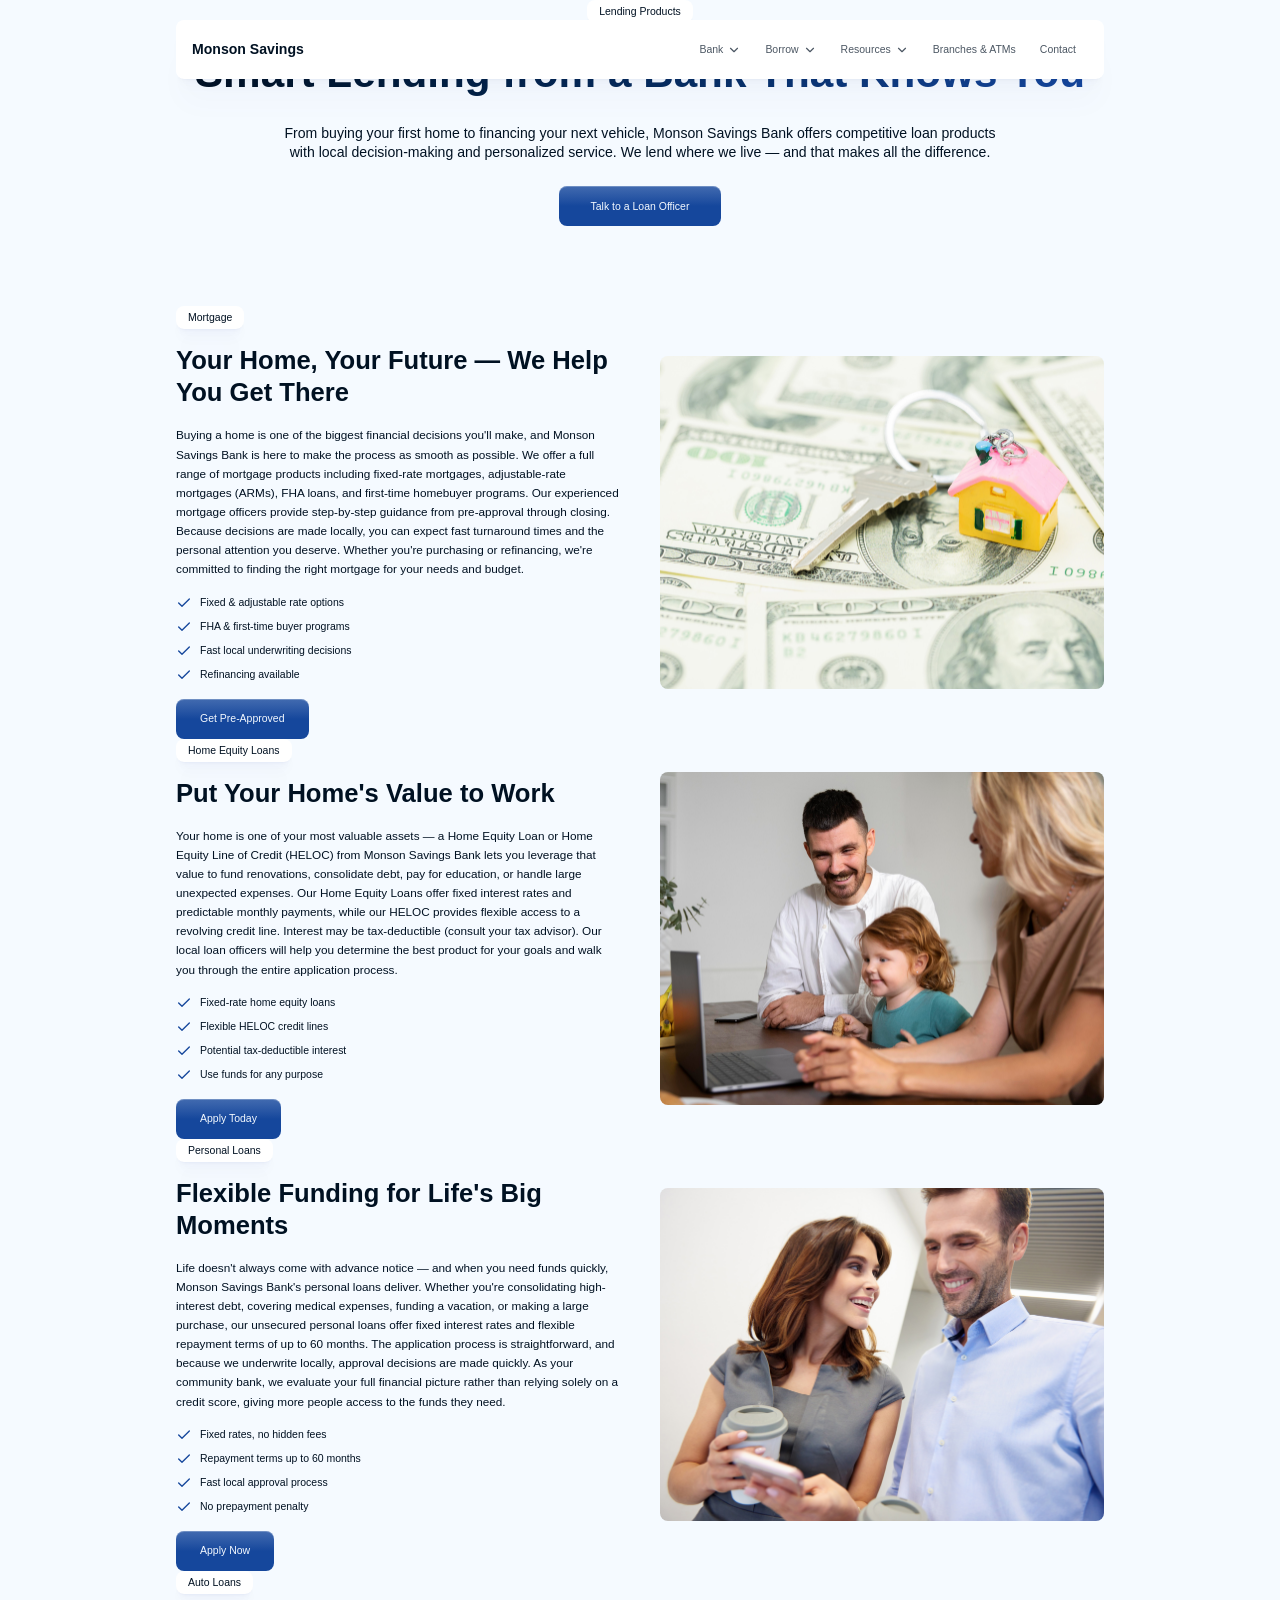
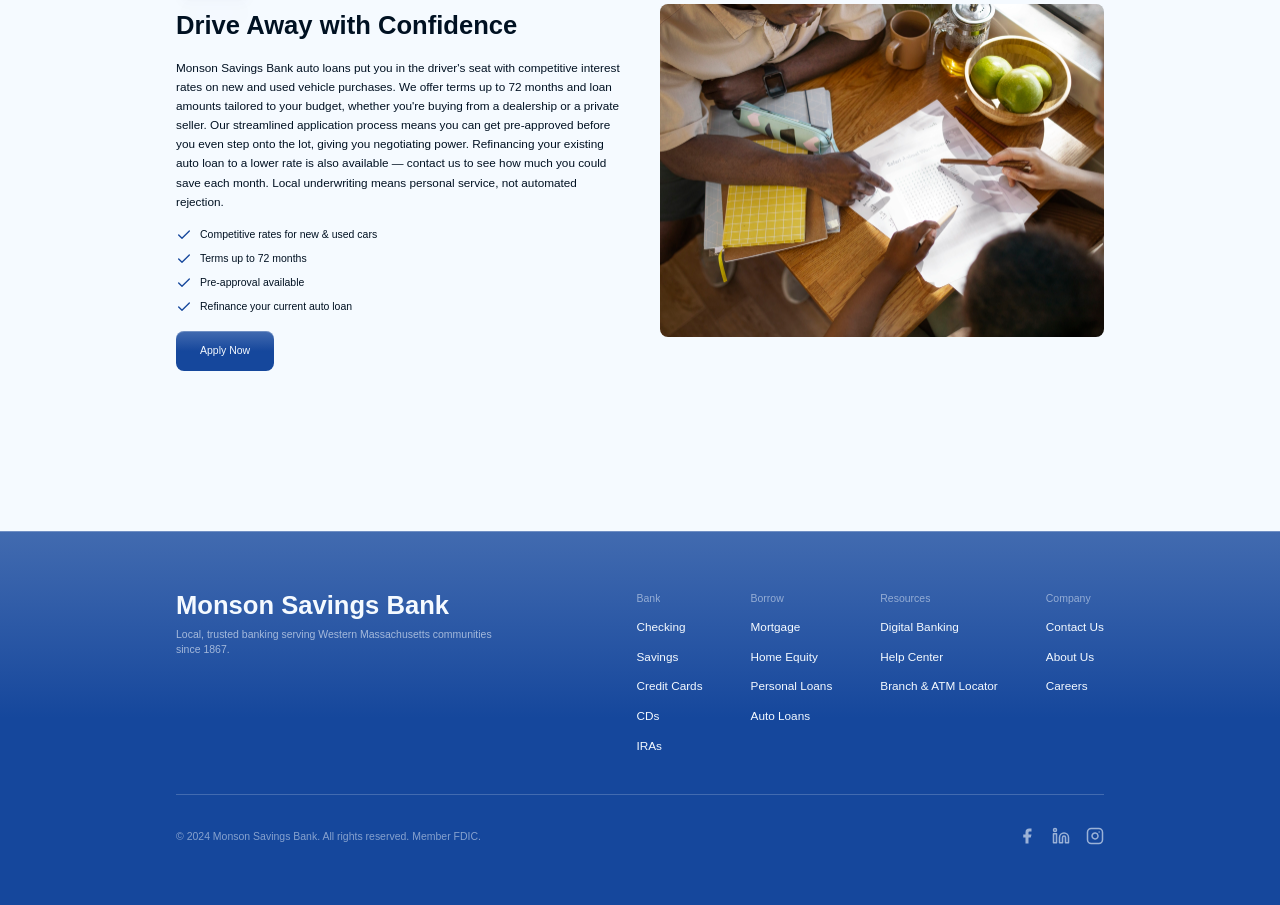
<file: borrow/index.html>
<!DOCTYPE html>
<html lang="en">
<head>
  <meta charset="UTF-8">
  <meta name="viewport" content="width=device-width, initial-scale=1.0">
  <title>Borrow | Monson Savings Bank</title>
  <meta name="description" content="Monson Savings Bank – local, trusted, community banking in Western Massachusetts since 1867.">
  <link rel="preconnect" href="https://fonts.googleapis.com">
  <link rel="preconnect" href="https://fonts.gstatic.com" crossorigin>
  <link href="https://fonts.googleapis.com/css2?family=Nunito+Sans:ital,opsz,wght@0,6..12,400;0,6..12,500;0,6..12,600;0,6..12,700;1,6..12,400&display=swap" rel="stylesheet">
  <link href="../css2.css" rel="stylesheet">
  <style type="text/css">
@import url("css2-1.css");
@layer properties;
@layer theme, base, components, utilities;
@layer theme {
  :root, :host { --font-serif: ui-serif, Georgia, Cambria, "Times New Roman", Times, serif; --color-red-50: oklch(97.1% 0.013 17.38); --color-red-300: oklch(80.8% 0.114 19.571); --color-red-400: oklch(70.4% 0.191 22.216); --color-red-500: oklch(63.7% 0.237 25.331); --color-red-600: oklch(57.7% 0.245 27.325); --color-green-500: oklch(72.3% 0.219 149.579); --color-black: #000; --color-white: #fff; --spacing: 0.25rem; --container-xs: 20rem; --container-sm: 24rem; --container-md: 28rem; --container-lg: 32rem; --container-xl: 36rem; --container-4xl: 56rem; --container-7xl: 80rem; --text-xs: var(--text-xs); --text-xs--line-height: calc(1 / 0.75); --text-sm: var(--text-sm); --text-sm--line-height: calc(1.25 / 0.875); --text-base: var(--text-base); --text-base--line-height: calc(1.5 / 1); --text-lg: var(--text-lg); --text-lg--line-height: calc(1.75 / 1.125); --text-xl: var(--text-xl); --text-xl--line-height: calc(1.75 / 1.25); --text-2xl: var(--text-2xl); --text-2xl--line-height: calc(2 / 1.5); --text-3xl: var(--text-3xl); --text-3xl--line-height: calc(2.25 / 1.875); --text-4xl: var(--text-4xl); --text-4xl--line-height: calc(2.5 / 2.25); --text-5xl: var(--text-5xl); --text-5xl--line-height: 1; --text-6xl: var(--text-6xl); --text-6xl--line-height: 1; --text-7xl: var(--text-7xl); --text-7xl--line-height: 1; --text-8xl: var(--text-8xl); --text-8xl--line-height: 1; --text-9xl: var(--text-9xl); --text-9xl--line-height: 1; --font-weight-normal: 400; --font-weight-medium: 500; --font-weight-semibold: 600; --font-weight-bold: 700; --tracking-tight: -0.025em; --tracking-wide: 0.025em; --tracking-widest: 0.1em; --leading-tight: 1.25; --leading-snug: 1.375; --leading-normal: 1.5; --leading-relaxed: 1.625; --radius-xl: 0.75rem; --radius-2xl: 1rem; --radius-3xl: 1.5rem; --radius-4xl: 2rem; --drop-shadow-lg: 0 4px 4px rgb(0 0 0 / 0.15); --drop-shadow-2xl: 0 25px 25px rgb(0 0 0 / 0.15); --ease-out: cubic-bezier(0, 0, 0.2, 1); --ease-in-out: cubic-bezier(0.4, 0, 0.2, 1); --animate-spin: spin 1s linear infinite; --animate-pulse: pulse 2s cubic-bezier(0.4, 0, 0.6, 1) infinite; --blur-xs: 4px; --blur-sm: 8px; --blur-md: 12px; --blur-lg: 16px; --blur-xl: 24px; --blur-3xl: 64px; --perspective-distant: 1200px; --aspect-video: 16 / 9; --default-transition-duration: 150ms; --default-transition-timing-function: cubic-bezier(0.4, 0, 0.2, 1); --default-font-family: 'Nunito Sans', sans-serif; --default-mono-font-family: monospace; --radius: var(--radius); --color-background: var(--background); --color-card: var(--card); --color-foreground: var(--foreground); --color-primary-cta: var(--primary-cta); --color-primary-cta-text: var(--primary-cta-text); --color-secondary-cta: var(--secondary-cta); --color-accent: var(--accent); --color-background-accent: var(--background-accent); --width-content-width: var(--width-content-width); --width-carousel-padding: var(--width-carousel-padding); --width-carousel-padding-controls: var(--width-carousel-padding-controls); --width-carousel-item-2: var(--width-carousel-item-2); --width-carousel-item-3: var(--width-carousel-item-3); --width-carousel-item-4: var(--width-carousel-item-4); --text-2xs: var(--text-2xs); }
}
@layer base {
  *, ::after, ::before, ::backdrop, ::file-selector-button { box-sizing: border-box; margin: 0px; padding: 0px; border: 0px solid; }
  html, :host { line-height: 1.5; tab-size: 4; font-family: var(--default-font-family, ui-sans-serif, system-ui, sans-serif, "Apple Color Emoji", "Segoe UI Emoji", "Segoe UI Symbol", "Noto Color Emoji"); font-feature-settings: var(--default-font-feature-settings, normal); font-variation-settings: var(--default-font-variation-settings, normal); }
  hr { height: 0px; color: inherit; border-top-width: 1px; }
  abbr:where([title]) { text-decoration: underline dotted; }
  h1, h2, h3, h4, h5, h6 { font-size: inherit; font-weight: inherit; }
  a { color: inherit; text-decoration: inherit; }
  b, strong { font-weight: bolder; }
  code, kbd, samp, pre { font-family: var(--default-mono-font-family, ui-monospace, SFMono-Regular, Menlo, Monaco, Consolas, "Liberation Mono", "Courier New", monospace); font-feature-settings: var(--default-mono-font-feature-settings, normal); font-variation-settings: var(--default-mono-font-variation-settings, normal); font-size: 1em; }
  small { font-size: 80%; }
  sub, sup { font-size: 75%; line-height: 0; position: relative; vertical-align: baseline; }
  sub { bottom: -0.25em; }
  sup { top: -0.5em; }
  table { text-indent: 0px; border-color: inherit; border-collapse: collapse; }
  :focus-visible { outline: auto; }
  progress { vertical-align: baseline; }
  summary { display: list-item; }
  ol, ul, menu { list-style: none; }
  img, svg, video, canvas, audio, iframe, embed, object { display: block; vertical-align: middle; }
  img, video { max-width: 100%; height: auto; }
  button, input, select, optgroup, textarea, ::file-selector-button { font: inherit; letter-spacing: inherit; color: inherit; border-radius: 0px; background-color: transparent; opacity: 1; }
  :where(select:is([multiple], [size])) optgroup { font-weight: bolder; }
  :where(select:is([multiple], [size])) optgroup option { padding-inline-start: 20px; }
  ::file-selector-button { margin-inline-end: 4px; }
  ::placeholder { opacity: 1; }
  @supports (not (-webkit-appearance: -apple-pay-button)) or (contain-intrinsic-size: 1px) {
  ::placeholder {
  color: currentcolor;
  @supports (color: color-mix(in lab, red, red)) {
  color: color-mix(in oklab, currentcolor, transparent);
}
}
}
  textarea { resize: vertical; }
  ::-webkit-search-decoration { appearance: none; }
  ::-webkit-date-and-time-value { min-height: 1lh; text-align: inherit; }
  ::-webkit-datetime-edit { display: inline-flex; }
  ::-webkit-datetime-edit-fields-wrapper { padding: 0px; }
  ::-webkit-datetime-edit, ::-webkit-datetime-edit-year-field, ::-webkit-datetime-edit-month-field, ::-webkit-datetime-edit-day-field, ::-webkit-datetime-edit-hour-field, ::-webkit-datetime-edit-minute-field, ::-webkit-datetime-edit-second-field, ::-webkit-datetime-edit-millisecond-field, ::-webkit-datetime-edit-meridiem-field { padding-block: 0px; }
  ::-webkit-calendar-picker-indicator { line-height: 1; }
  :user-invalid { box-shadow: none; }
  button, input:where([type="button"], [type="reset"], [type="submit"]), ::file-selector-button { appearance: button; }
  ::-webkit-inner-spin-button, ::-webkit-outer-spin-button { height: auto; }
  [hidden]:where(:not([hidden="until-found"])) { display: none !important; }
}
@layer utilities {
  .\@container\/field-group { container: field-group / inline-size; }
  .pointer-events-auto { pointer-events: auto; }
  .pointer-events-none { pointer-events: none; }
  .invisible { visibility: hidden; }
  .visible { visibility: visible; }
  .sr-only { position: absolute; width: 1px; height: 1px; padding: 0px; margin: -1px; overflow: hidden; clip-path: inset(50%); white-space: nowrap; border-width: 0px; }
  .absolute { position: absolute; }
  .fixed { position: fixed; }
  .relative { position: relative; }
  .static { position: static; }
  .sticky { position: sticky; }
  .inset-0 { inset: calc(var(--spacing) * 0); }
  .inset-0\.5 { inset: calc(var(--spacing) * 0.5); }
  .inset-px { inset: 1px; }
  .-inset-x-px { inset-inline: -1px; }
  .inset-x-0 { inset-inline: calc(var(--spacing) * 0); }
  .inset-x-1 { inset-inline: calc(var(--spacing) * 1); }
  .inset-x-2 { inset-inline: calc(var(--spacing) * 2); }
  .inset-x-3 { inset-inline: calc(var(--spacing) * 3); }
  .inset-x-4 { inset-inline: calc(var(--spacing) * 4); }
  .inset-x-5 { inset-inline: calc(var(--spacing) * 5); }
  .inset-x-6 { inset-inline: calc(var(--spacing) * 6); }
  .inset-y-0 { inset-block: calc(var(--spacing) * 0); }
  .inset-y-1 { inset-block: calc(var(--spacing) * 1); }
  .start { inset-inline-start: var(--spacing); }
  .end { inset-inline-end: var(--spacing); }
  .-top-2 { top: calc(var(--spacing) * -2); }
  .-top-3 { top: calc(var(--spacing) * -3); }
  .-top-7 { top: calc(var(--spacing) * -7); }
  .-top-12 { top: calc(var(--spacing) * -12); }
  .-top-\[15\%\] { top: calc(-15%); }
  .-top-\[252px\] { top: calc(-252px); }
  .-top-\[352px\] { top: calc(-352px); }
  .-top-\[400px\] { top: calc(-400px); }
  .-top-\[571px\] { top: calc(-571px); }
  .top-0 { top: calc(var(--spacing) * 0); }
  .top-1 { top: calc(var(--spacing) * 1); }
  .top-1\.5 { top: calc(var(--spacing) * 1.5); }
  .top-1\/2 { top: calc(50%); }
  .top-2 { top: calc(var(--spacing) * 2); }
  .top-3 { top: calc(var(--spacing) * 3); }
  .top-3\.5 { top: calc(var(--spacing) * 3.5); }
  .top-4 { top: calc(var(--spacing) * 4); }
  .top-5 { top: calc(var(--spacing) * 5); }
  .top-8 { top: calc(var(--spacing) * 8); }
  .top-15\/100 { top: calc(15%); }
  .top-\[-20vh\] { top: -20vh; }
  .top-\[-30vh\] { top: -30vh; }
  .top-\[1px\] { top: 1px; }
  .top-\[5\%\] { top: 5%; }
  .top-\[25vw\] { top: 25vw; }
  .top-\[28\%\] { top: 28%; }
  .top-\[40\%\] { top: 40%; }
  .top-\[50\%\] { top: 50%; }
  .top-\[60\%\] { top: 60%; }
  .top-full { top: 100%; }
  .-right-2 { right: calc(var(--spacing) * -2); }
  .-right-3 { right: calc(var(--spacing) * -3); }
  .-right-12 { right: calc(var(--spacing) * -12); }
  .-right-\[33vw\] { right: calc(-33vw); }
  .-right-\[36vw\] { right: calc(-36vw); }
  .right-0 { right: calc(var(--spacing) * 0); }
  .right-1 { right: calc(var(--spacing) * 1); }
  .right-2 { right: calc(var(--spacing) * 2); }
  .right-3 { right: calc(var(--spacing) * 3); }
  .right-4 { right: calc(var(--spacing) * 4); }
  .right-5 { right: calc(var(--spacing) * 5); }
  .right-6 { right: calc(var(--spacing) * 6); }
  .right-\[2\.5vw\] { right: 2.5vw; }
  .right-\[5\%\] { right: 5%; }
  .right-\[calc\(\(100vw-var\(--width-content-width\)\)\/2\)\] { right: calc((100vw - var(--width-content-width)) / 2); }
  .right-full { right: 100%; }
  .-bottom-2 { bottom: calc(var(--spacing) * -2); }
  .-bottom-3 { bottom: calc(var(--spacing) * -3); }
  .-bottom-12 { bottom: calc(var(--spacing) * -12); }
  .-bottom-\[9vh\] { bottom: calc(-9vh); }
  .-bottom-\[46px\] { bottom: calc(-46px); }
  .-bottom-\[61vh\] { bottom: calc(-61vh); }
  .-bottom-\[62vh\] { bottom: calc(-62vh); }
  .-bottom-\[920px\] { bottom: calc(-920px); }
  .-bottom-px { bottom: -1px; }
  .bottom-0 { bottom: calc(var(--spacing) * 0); }
  .bottom-1 { bottom: calc(var(--spacing) * 1); }
  .bottom-2 { bottom: calc(var(--spacing) * 2); }
  .bottom-3 { bottom: calc(var(--spacing) * 3); }
  .bottom-4 { bottom: calc(var(--spacing) * 4); }
  .bottom-5 { bottom: calc(var(--spacing) * 5); }
  .bottom-6 { bottom: calc(var(--spacing) * 6); }
  .bottom-\[-40vh\] { bottom: -40vh; }
  .bottom-\[5\%\] { bottom: 5%; }
  .bottom-\[25vh\] { bottom: 25vh; }
  .bottom-\[calc\(var\(--spacing-4\)\+var\(--spacing-4\)\)\] { bottom: calc(var(--spacing-4) + var(--spacing-4)); }
  .bottom-full { bottom: 100%; }
  .-left-2 { left: calc(var(--spacing) * -2); }
  .-left-3 { left: calc(var(--spacing) * -3); }
  .-left-7 { left: calc(var(--spacing) * -7); }
  .-left-12 { left: calc(var(--spacing) * -12); }
  .-left-\[15\%\] { left: calc(-15%); }
  .-left-\[33vw\] { left: calc(-33vw); }
  .-left-\[36vw\] { left: calc(-36vw); }
  .-left-\[373px\] { left: calc(-373px); }
  .-left-full { left: -100%; }
  .left-0 { left: calc(var(--spacing) * 0); }
  .left-1 { left: calc(var(--spacing) * 1); }
  .left-1\/2 { left: calc(50%); }
  .left-2 { left: calc(var(--spacing) * 2); }
  .left-3 { left: calc(var(--spacing) * 3); }
  .left-4 { left: calc(var(--spacing) * 4); }
  .left-5 { left: calc(var(--spacing) * 5); }
  .left-6 { left: calc(var(--spacing) * 6); }
  .left-\[2vw\] { left: 2vw; }
  .left-\[5\%\] { left: 5%; }
  .left-\[50\%\] { left: 50%; }
  .left-\[calc\(\(100vw-var\(--width-content-width\)\)\/2\)\] { left: calc((100vw - var(--width-content-width)) / 2); }
  .left-\[calc\(50\%-7\.5px\)\] { left: calc(50% - 7.5px); }
  .left-\[calc\(50\%-10px\)\] { left: calc(50% - 10px); }
  .left-\[calc\(50\%-17\.5px\)\] { left: calc(50% - 17.5px); }
  .left-\[calc\(50\%-20px\)\] { left: calc(50% - 20px); }
  .left-\[calc\(50\%-432\.5px\)\] { left: calc(50% - 432.5px); }
  .left-\[calc\(50\%-599px\)\] { left: calc(50% - 599px); }
  .left-\[calc\(var\(--vw-1\)\*2\)\] { left: calc(var(--vw-1) * 2); }
  .left-full { left: 100%; }
  .isolate { isolation: isolate; }
  .-z-10 { z-index: calc(-10); }
  .z-0 { z-index: 0; }
  .z-1 { z-index: 1; }
  .z-2 { z-index: 2; }
  .z-10 { z-index: 10; }
  .z-20 { z-index: 20; }
  .z-30 { z-index: 30; }
  .z-40 { z-index: 40; }
  .z-50 { z-index: 50; }
  .z-100 { z-index: 100; }
  .z-110 { z-index: 110; }
  .z-999 { z-index: 999; }
  .z-1000 { z-index: 1000; }
  .z-1001 { z-index: 1001; }
  .z-99999 { z-index: 99999; }
  .z-\[1\] { z-index: 1; }
  .z-\[100\] { z-index: 100; }
  .z-\[99999\] { z-index: 99999; }
  .order-1 { order: 1; }
  .order-2 { order: 2; }
  .order-first { order: -9999; }
  .order-last { order: 9999; }
  .col-span-1 { grid-column: span 1 / span 1; }
  .col-start-1 { grid-column-start: 1; }
  .row-start-1 { grid-row-start: 1; }
  .container {
  width: 100%;
  @media (width >= 40rem) {
  max-width: 40rem;
}
  @media (width >= 48rem) {
  max-width: 48rem;
}
  @media (width >= 64rem) {
  max-width: 64rem;
}
  @media (width >= 80rem) {
  max-width: 80rem;
}
  @media (width >= 96rem) {
  max-width: 96rem;
}
}
  .\!m-0 { margin: calc(var(--spacing) * 0)  !important; }
  .m-0 { margin: calc(var(--spacing) * 0); }
  .m-1 { margin: calc(var(--spacing) * 1); }
  .m-8 { margin: calc(var(--spacing) * 8); }
  .m-9 { margin: calc(var(--spacing) * 9); }
  .m-10 { margin: calc(var(--spacing) * 10); }
  .m-12 { margin: calc(var(--spacing) * 12); }
  .m-16 { margin: calc(var(--spacing) * 16); }
  .-mx-1 { margin-inline: calc(var(--spacing) * -1); }
  .-mx-\[4\%\] { margin-inline: calc(-4%); }
  .mx-1 { margin-inline: calc(var(--spacing) * 1); }
  .mx-2 { margin-inline: calc(var(--spacing) * 2); }
  .mx-3 { margin-inline: calc(var(--spacing) * 3); }
  .mx-3\.5 { margin-inline: calc(var(--spacing) * 3.5); }
  .mx-\[0\.25em\] { margin-inline: 0.25em; }
  .mx-auto { margin-inline: auto; }
  .-my-2 { margin-block: calc(var(--spacing) * -2); }
  .my-0 { margin-block: calc(var(--spacing) * 0); }
  .my-0\.5 { margin-block: calc(var(--spacing) * 0.5); }
  .my-1 { margin-block: calc(var(--spacing) * 1); }
  .my-4 { margin-block: calc(var(--spacing) * 4); }
  .my-5 { margin-block: calc(var(--spacing) * 5); }
  .my-8 { margin-block: calc(var(--spacing) * 8); }
  .my-20 { margin-block: calc(var(--spacing) * 20); }
  .-mt-1 { margin-top: calc(var(--spacing) * -1); }
  .-mt-4 { margin-top: calc(var(--spacing) * -4); }
  .-mt-5 { margin-top: calc(var(--spacing) * -5); }
  .mt-0\.5 { margin-top: calc(var(--spacing) * 0.5); }
  .mt-0\.75 { margin-top: calc(var(--spacing) * 0.75); }
  .mt-1 { margin-top: calc(var(--spacing) * 1); }
  .mt-1\.5 { margin-top: calc(var(--spacing) * 1.5); }
  .mt-2 { margin-top: calc(var(--spacing) * 2); }
  .mt-3 { margin-top: calc(var(--spacing) * 3); }
  .mt-4 { margin-top: calc(var(--spacing) * 4); }
  .mt-5 { margin-top: calc(var(--spacing) * 5); }
  .mt-6 { margin-top: calc(var(--spacing) * 6); }
  .mt-8 { margin-top: calc(var(--spacing) * 8); }
  .mt-12 { margin-top: calc(var(--spacing) * 12); }
  .mt-20 { margin-top: calc(var(--spacing) * 20); }
  .mt-24 { margin-top: calc(var(--spacing) * 24); }
  .mt-\[-0\.25em\] { margin-top: -0.25em; }
  .mt-auto { margin-top: auto; }
  .mr-1 { margin-right: calc(var(--spacing) * 1); }
  .mr-2 { margin-right: calc(var(--spacing) * 2); }
  .mr-3 { margin-right: calc(var(--spacing) * 3); }
  .mr-5 { margin-right: calc(var(--spacing) * 5); }
  .-mb-\[0\.1em\] { margin-bottom: calc(-0.1em); }
  .mb-0\.5 { margin-bottom: calc(var(--spacing) * 0.5); }
  .mb-1 { margin-bottom: calc(var(--spacing) * 1); }
  .mb-2 { margin-bottom: calc(var(--spacing) * 2); }
  .mb-3 { margin-bottom: calc(var(--spacing) * 3); }
  .mb-4 { margin-bottom: calc(var(--spacing) * 4); }
  .mb-5 { margin-bottom: calc(var(--spacing) * 5); }
  .mb-6 { margin-bottom: calc(var(--spacing) * 6); }
  .mb-8 { margin-bottom: calc(var(--spacing) * 8); }
  .mb-10 { margin-bottom: calc(var(--spacing) * 10); }
  .mb-20 { margin-bottom: calc(var(--spacing) * 20); }
  .-ml-3 { margin-left: calc(var(--spacing) * -3); }
  .-ml-4 { margin-left: calc(var(--spacing) * -4); }
  .-ml-5 { margin-left: calc(var(--spacing) * -5); }
  .-ml-15 { margin-left: calc(var(--spacing) * -15); }
  .ml-1 { margin-left: calc(var(--spacing) * 1); }
  .ml-2 { margin-left: calc(var(--spacing) * 2); }
  .ml-4 { margin-left: calc(var(--spacing) * 4); }
  .ml-auto { margin-left: auto; }
  .line-clamp-2 { overflow: hidden; display: -webkit-box; -moz-box-orient: vertical; -webkit-line-clamp: 2; }
  .line-clamp-3 { overflow: hidden; display: -webkit-box; -moz-box-orient: vertical; -webkit-line-clamp: 3; }
  .block { display: block; }
  .flex { display: flex; }
  .grid { display: grid; }
  .hidden { display: none; }
  .inline { display: inline; }
  .inline-block { display: inline-block; }
  .inline-flex { display: inline-flex; }
  .table { display: table; }
  .aspect-2\/1 { aspect-ratio: 2 / 1; }
  .aspect-3\/2 { aspect-ratio: 3 / 2; }
  .aspect-3\/4 { aspect-ratio: 3 / 4; }
  .aspect-4\/3 { aspect-ratio: 4 / 3; }
  .aspect-4\/5 { aspect-ratio: 4 / 5; }
  .aspect-5\/6 { aspect-ratio: 5 / 6; }
  .aspect-6\/7 { aspect-ratio: 6 / 7; }
  .aspect-9\/16 { aspect-ratio: 9 / 16; }
  .aspect-square { aspect-ratio: 1 / 1; }
  .aspect-video { aspect-ratio: var(--aspect-video); }
  .size-1\/2 { width: calc(50%); height: calc(50%); }
  .size-2 { width: calc(var(--spacing) * 2); height: calc(var(--spacing) * 2); }
  .size-2\.5 { width: calc(var(--spacing) * 2.5); height: calc(var(--spacing) * 2.5); }
  .size-3 { width: calc(var(--spacing) * 3); height: calc(var(--spacing) * 3); }
  .size-3\.5 { width: calc(var(--spacing) * 3.5); height: calc(var(--spacing) * 3.5); }
  .size-4 { width: calc(var(--spacing) * 4); height: calc(var(--spacing) * 4); }
  .size-4\/10 { width: calc(40%); height: calc(40%); }
  .size-5 { width: calc(var(--spacing) * 5); height: calc(var(--spacing) * 5); }
  .size-6 { width: calc(var(--spacing) * 6); height: calc(var(--spacing) * 6); }
  .size-7 { width: calc(var(--spacing) * 7); height: calc(var(--spacing) * 7); }
  .size-8 { width: calc(var(--spacing) * 8); height: calc(var(--spacing) * 8); }
  .size-9 { width: calc(var(--spacing) * 9); height: calc(var(--spacing) * 9); }
  .size-10 { width: calc(var(--spacing) * 10); height: calc(var(--spacing) * 10); }
  .size-12 { width: calc(var(--spacing) * 12); height: calc(var(--spacing) * 12); }
  .size-14 { width: calc(var(--spacing) * 14); height: calc(var(--spacing) * 14); }
  .size-16 { width: calc(var(--spacing) * 16); height: calc(var(--spacing) * 16); }
  .size-18 { width: calc(var(--spacing) * 18); height: calc(var(--spacing) * 18); }
  .size-20 { width: calc(var(--spacing) * 20); height: calc(var(--spacing) * 20); }
  .size-22 { width: calc(var(--spacing) * 22); height: calc(var(--spacing) * 22); }
  .size-24 { width: calc(var(--spacing) * 24); height: calc(var(--spacing) * 24); }
  .size-40 { width: calc(var(--spacing) * 40); height: calc(var(--spacing) * 40); }
  .size-60 { width: calc(var(--spacing) * 60); height: calc(var(--spacing) * 60); }
  .size-80 { width: calc(var(--spacing) * 80); height: calc(var(--spacing) * 80); }
  .size-100 { width: calc(var(--spacing) * 100); height: calc(var(--spacing) * 100); }
  .size-\[--cell-size\] { }
  .size-\[1em\] { width: 1em; height: 1em; }
  .size-full { width: 100%; height: 100%; }
  .h-\(--text-7xl\) { height: var(--text-7xl); }
  .h-\(--text-base\) { height: var(--text-base); }
  .h-\(--text-sm\) { height: var(--text-sm); }
  .h-\(--text-xl\) { height: var(--text-xl); }
  .h-0\.5 { height: calc(var(--spacing) * 0.5); }
  .h-1 { height: calc(var(--spacing) * 1); }
  .h-1\.5 { height: calc(var(--spacing) * 1.5); }
  .h-1\/2 { height: calc(50%); }
  .h-1\/3 { height: calc(33.3333%); }
  .h-2 { height: calc(var(--spacing) * 2); }
  .h-2\.5 { height: calc(var(--spacing) * 2.5); }
  .h-2\/5 { height: calc(40%); }
  .h-3 { height: calc(var(--spacing) * 3); }
  .h-3\.5 { height: calc(var(--spacing) * 3.5); }
  .h-4 { height: calc(var(--spacing) * 4); }
  .h-4\/5 { height: calc(80%); }
  .h-5 { height: calc(var(--spacing) * 5); }
  .h-5\/10 { height: calc(50%); }
  .h-6 { height: calc(var(--spacing) * 6); }
  .h-7 { height: calc(var(--spacing) * 7); }
  .h-8 { height: calc(var(--spacing) * 8); }
  .h-9 { height: calc(var(--spacing) * 9); }
  .h-10 { height: calc(var(--spacing) * 10); }
  .h-11 { height: calc(var(--spacing) * 11); }
  .h-12 { height: calc(var(--spacing) * 12); }
  .h-13 { height: calc(var(--spacing) * 13); }
  .h-14 { height: calc(var(--spacing) * 14); }
  .h-15 { height: calc(var(--spacing) * 15); }
  .h-20 { height: calc(var(--spacing) * 20); }
  .h-30 { height: calc(var(--spacing) * 30); }
  .h-36 { height: calc(var(--spacing) * 36); }
  .h-48 { height: calc(var(--spacing) * 48); }
  .h-60 { height: calc(var(--spacing) * 60); }
  .h-70\/100 { height: calc(70%); }
  .h-72 { height: calc(var(--spacing) * 72); }
  .h-80 { height: calc(var(--spacing) * 80); }
  .h-90 { height: calc(var(--spacing) * 90); }
  .h-96 { height: calc(var(--spacing) * 96); }
  .h-100 { height: calc(var(--spacing) * 100); }
  .h-150 { height: calc(var(--spacing) * 150); }
  .h-\[--cell-size\] { }
  .h-\[1em\] { height: 1em; }
  .h-\[1px\] { height: 1px; }
  .h-\[12vh\] { height: 12vh; }
  .h-\[20em\] { height: 20em; }
  .h-\[50svh\] { height: 50svh; }
  .h-\[50vh\] { height: 50vh; }
  .h-\[70vh\] { height: 70vh; }
  .h-\[90svh\] { height: 90svh; }
  .h-\[92px\] { height: 92px; }
  .h-\[105vh\] { height: 105vh; }
  .h-\[110vh\] { height: 110vh; }
  .h-\[120\%\] { height: 120%; }
  .h-\[129vh\] { height: 129vh; }
  .h-\[130\%\] { height: 130%; }
  .h-\[140vw\] { height: 140vw; }
  .h-\[150vh\] { height: 150vh; }
  .h-\[150vw\] { height: 150vw; }
  .h-\[179vh\] { height: 179vh; }
  .h-\[300vh\] { height: 300vh; }
  .h-\[450px\] { height: 450px; }
  .h-\[929px\] { height: 929px; }
  .h-\[calc\(var\(--text-base\)\*1\.25\)\] { height: calc(var(--text-base) * 1.25); }
  .h-\[var\(--radix-navigation-menu-viewport-height\)\] { height: var(--radix-navigation-menu-viewport-height); }
  .h-\[var\(--radix-select-trigger-height\)\] { height: var(--radix-select-trigger-height); }
  .h-auto { height: auto; }
  .h-fit { height: fit-content; }
  .h-full { height: 100%; }
  .h-max { height: max-content; }
  .h-px { height: 1px; }
  .h-screen { height: 100vh; }
  .h-svh { height: 100svh; }
  .max-h-96 { max-height: calc(var(--spacing) * 96); }
  .max-h-\[--radix-context-menu-content-available-height\] { }
  .max-h-\[300px\] { max-height: 300px; }
  .max-h-\[var\(--radix-dropdown-menu-content-available-height\)\] { max-height: var(--radix-dropdown-menu-content-available-height); }
  .max-h-screen { max-height: 100vh; }
  .min-h-0 { min-height: calc(var(--spacing) * 0); }
  .min-h-8 { min-height: calc(var(--spacing) * 8); }
  .min-h-9 { min-height: calc(var(--spacing) * 9); }
  .min-h-10 { min-height: calc(var(--spacing) * 10); }
  .min-h-24 { min-height: calc(var(--spacing) * 24); }
  .min-h-60 { min-height: calc(var(--spacing) * 60); }
  .min-h-70 { min-height: calc(var(--spacing) * 70); }
  .min-h-80 { min-height: calc(var(--spacing) * 80); }
  .min-h-100 { min-height: calc(var(--spacing) * 100); }
  .min-h-\[60px\] { min-height: 60px; }
  .min-h-\[80px\] { min-height: 80px; }
  .min-h-svh { min-height: 100svh; }
  .w-0 { width: calc(var(--spacing) * 0); }
  .w-0\.5 { width: calc(var(--spacing) * 0.5); }
  .w-1 { width: calc(var(--spacing) * 1); }
  .w-1\/2 { width: calc(50%); }
  .w-1\/3 { width: calc(33.3333%); }
  .w-2 { width: calc(var(--spacing) * 2); }
  .w-2\.5 { width: calc(var(--spacing) * 2.5); }
  .w-2\/5 { width: calc(40%); }
  .w-3 { width: calc(var(--spacing) * 3); }
  .w-3\.5 { width: calc(var(--spacing) * 3.5); }
  .w-3\/4 { width: calc(75%); }
  .w-3\/5 { width: calc(60%); }
  .w-4 { width: calc(var(--spacing) * 4); }
  .w-4\/5 { width: calc(80%); }
  .w-5 { width: calc(var(--spacing) * 5); }
  .w-6 { width: calc(var(--spacing) * 6); }
  .w-6\/10 { width: calc(60%); }
  .w-7 { width: calc(var(--spacing) * 7); }
  .w-7xl { width: var(--container-7xl); }
  .w-8 { width: calc(var(--spacing) * 8); }
  .w-9 { width: calc(var(--spacing) * 9); }
  .w-9\/10 { width: calc(90%); }
  .w-10 { width: calc(var(--spacing) * 10); }
  .w-11 { width: calc(var(--spacing) * 11); }
  .w-12 { width: calc(var(--spacing) * 12); }
  .w-14 { width: calc(var(--spacing) * 14); }
  .w-20 { width: calc(var(--spacing) * 20); }
  .w-24 { width: calc(var(--spacing) * 24); }
  .w-25\/100 { width: calc(25%); }
  .w-28 { width: calc(var(--spacing) * 28); }
  .w-48 { width: calc(var(--spacing) * 48); }
  .w-60 { width: calc(var(--spacing) * 60); }
  .w-64 { width: calc(var(--spacing) * 64); }
  .w-65\/100 { width: calc(65%); }
  .w-72 { width: calc(var(--spacing) * 72); }
  .w-75\/100 { width: calc(75%); }
  .w-80 { width: calc(var(--spacing) * 80); }
  .w-95\/100 { width: calc(95%); }
  .w-96 { width: calc(var(--spacing) * 96); }
  .w-100 { width: calc(var(--spacing) * 100); }
  .w-\[--cell-size\] { }
  .w-\[--sidebar-width\] { }
  .w-\[1px\] { width: 1px; }
  .w-\[9vw\] { width: 9vw; }
  .w-\[10vw\] { width: 10vw; }
  .w-\[12\.5vw\] { width: 12.5vw; }
  .w-\[15em\] { width: 15em; }
  .w-\[15px\] { width: 15px; }
  .w-\[15vw\] { width: 15vw; }
  .w-\[20px\] { width: 20px; }
  .w-\[23\%\] { width: 23%; }
  .w-\[35\%\] { width: 35%; }
  .w-\[35px\] { width: 35px; }
  .w-\[40px\] { width: 40px; }
  .w-\[45vw\] { width: 45vw; }
  .w-\[49vw\] { width: 49vw; }
  .w-\[50vw\] { width: 50vw; }
  .w-\[55\%\] { width: 55%; }
  .w-\[70\%\] { width: 70%; }
  .w-\[100px\] { width: 100px; }
  .w-\[120vw\] { width: 120vw; }
  .w-\[130\%\] { width: 130%; }
  .w-\[150vw\] { width: 150vw; }
  .w-\[160px\] { width: 160px; }
  .w-\[865px\] { width: 865px; }
  .w-\[1142px\] { width: 1142px; }
  .w-\[1198px\] { width: 1198px; }
  .w-auto { width: auto; }
  .w-carousel-item-3 { width: var(--width-carousel-item-3); }
  .w-carousel-item-4 { width: var(--width-carousel-item-4); }
  .w-carousel-padding { width: var(--width-carousel-padding); }
  .w-carousel-padding-controls { width: var(--width-carousel-padding-controls); }
  .w-content-width { width: var(--width-content-width); }
  .w-fit { width: fit-content; }
  .w-full { width: 100%; }
  .w-lg { width: var(--container-lg); }
  .w-max { width: max-content; }
  .w-md { width: var(--container-md); }
  .w-px { width: 1px; }
  .w-screen { width: 100vw; }
  .w-xs { width: var(--container-xs); }
  .max-w-3\/4 { max-width: calc(75%); }
  .max-w-9\/10 { max-width: calc(90%); }
  .max-w-\[--skeleton-width\] { }
  .max-w-\[82px\] { max-width: 82px; }
  .max-w-\[95\%\] { max-width: 95%; }
  .max-w-\[340px\] { max-width: 340px; }
  .max-w-\[420px\] { max-width: 420px; }
  .max-w-full { max-width: 100%; }
  .max-w-lg { max-width: var(--container-lg); }
  .max-w-max { max-width: max-content; }
  .max-w-sm { max-width: var(--container-sm); }
  .max-w-xl { max-width: var(--container-xl); }
  .max-w-xs { max-width: var(--container-xs); }
  .min-w-0 { min-width: calc(var(--spacing) * 0); }
  .min-w-5 { min-width: calc(var(--spacing) * 5); }
  .min-w-8 { min-width: calc(var(--spacing) * 8); }
  .min-w-9 { min-width: calc(var(--spacing) * 9); }
  .min-w-10 { min-width: calc(var(--spacing) * 10); }
  .min-w-32 { min-width: calc(var(--spacing) * 32); }
  .min-w-\[--cell-size\] { }
  .min-w-\[8rem\] { min-width: 8rem; }
  .min-w-\[12rem\] { min-width: 12rem; }
  .min-w-\[30px\] { min-width: 30px; }
  .min-w-\[var\(--radix-select-trigger-width\)\] { min-width: var(--radix-select-trigger-width); }
  .flex-1 { flex: 1 1 0%; }
  .flex-none { flex: 0 0 auto; }
  .shrink-0 { flex-shrink: 0; }
  .flex-grow { flex-grow: 1; }
  .grow { flex-grow: 1; }
  .grow-0 { flex-grow: 0; }
  .basis-full { flex-basis: 100%; }
  .caption-bottom { caption-side: bottom; }
  .border-collapse { border-collapse: collapse; }
  .origin-\[--radix-context-menu-content-transform-origin\] { }
  .origin-\[--radix-dropdown-menu-content-transform-origin\] { }
  .origin-\[--radix-hover-card-content-transform-origin\] { }
  .origin-\[--radix-menubar-content-transform-origin\] { }
  .origin-\[--radix-popover-content-transform-origin\] { }
  .origin-center { transform-origin: center center 0px; }
  .origin-left { transform-origin: 0px center 0px; }
  .origin-top { transform-origin: center top 0px; }
  .origin-top-right { transform-origin: 100% 0px 0px; }
  .-translate-x-1\/2 { --tw-translate-x: calc(calc(1 / 2 * 100%) * -1); translate: var(--tw-translate-x) var(--tw-translate-y); }
  .-translate-x-1\/4 { --tw-translate-x: calc(calc(1 / 4 * 100%) * -1); translate: var(--tw-translate-x) var(--tw-translate-y); }
  .-translate-x-3 { --tw-translate-x: calc(var(--spacing) * -3); translate: var(--tw-translate-x) var(--tw-translate-y); }
  .-translate-x-5 { --tw-translate-x: calc(var(--spacing) * -5); translate: var(--tw-translate-x) var(--tw-translate-y); }
  .-translate-x-6 { --tw-translate-x: calc(var(--spacing) * -6); translate: var(--tw-translate-x) var(--tw-translate-y); }
  .-translate-x-10 { --tw-translate-x: calc(var(--spacing) * -10); translate: var(--tw-translate-x) var(--tw-translate-y); }
  .-translate-x-\[12\%\] { --tw-translate-x: calc(12% * -1); translate: var(--tw-translate-x) var(--tw-translate-y); }
  .-translate-x-\[120\%\] { --tw-translate-x: calc(120% * -1); translate: var(--tw-translate-x) var(--tw-translate-y); }
  .-translate-x-\[calc\(-100\%\+2rem\)\] { --tw-translate-x: calc(calc(-100% + 2rem) * -1); translate: var(--tw-translate-x) var(--tw-translate-y); }
  .-translate-x-px { --tw-translate-x: -1px; translate: var(--tw-translate-x) var(--tw-translate-y); }
  .translate-x-0\.5 { --tw-translate-x: calc(var(--spacing) * 0.5); translate: var(--tw-translate-x) var(--tw-translate-y); }
  .translate-x-1\/2 { --tw-translate-x: calc(1 / 2 * 100%); translate: var(--tw-translate-x) var(--tw-translate-y); }
  .translate-x-1\/4 { --tw-translate-x: calc(1 / 4 * 100%); translate: var(--tw-translate-x) var(--tw-translate-y); }
  .translate-x-5 { --tw-translate-x: calc(var(--spacing) * 5); translate: var(--tw-translate-x) var(--tw-translate-y); }
  .translate-x-6 { --tw-translate-x: calc(var(--spacing) * 6); translate: var(--tw-translate-x) var(--tw-translate-y); }
  .translate-x-16 { --tw-translate-x: calc(var(--spacing) * 16); translate: var(--tw-translate-x) var(--tw-translate-y); }
  .translate-x-32 { --tw-translate-x: calc(var(--spacing) * 32); translate: var(--tw-translate-x) var(--tw-translate-y); }
  .translate-x-\[-50\%\] { --tw-translate-x: -50%; translate: var(--tw-translate-x) var(--tw-translate-y); }
  .translate-x-\[12\%\] { --tw-translate-x: 12%; translate: var(--tw-translate-x) var(--tw-translate-y); }
  .translate-x-px { --tw-translate-x: 1px; translate: var(--tw-translate-x) var(--tw-translate-y); }
  .-translate-y-1 { --tw-translate-y: calc(var(--spacing) * -1); translate: var(--tw-translate-x) var(--tw-translate-y); }
  .-translate-y-1\/2 { --tw-translate-y: calc(calc(1 / 2 * 100%) * -1); translate: var(--tw-translate-x) var(--tw-translate-y); }
  .-translate-y-5 { --tw-translate-y: calc(var(--spacing) * -5); translate: var(--tw-translate-x) var(--tw-translate-y); }
  .-translate-y-14 { --tw-translate-y: calc(var(--spacing) * -14); translate: var(--tw-translate-x) var(--tw-translate-y); }
  .-translate-y-\[8\%\] { --tw-translate-y: calc(8% * -1); translate: var(--tw-translate-x) var(--tw-translate-y); }
  .translate-y-0 { --tw-translate-y: calc(var(--spacing) * 0); translate: var(--tw-translate-x) var(--tw-translate-y); }
  .translate-y-1 { --tw-translate-y: calc(var(--spacing) * 1); translate: var(--tw-translate-x) var(--tw-translate-y); }
  .translate-y-1\/2 { --tw-translate-y: calc(1 / 2 * 100%); translate: var(--tw-translate-x) var(--tw-translate-y); }
  .translate-y-5 { --tw-translate-y: calc(var(--spacing) * 5); translate: var(--tw-translate-x) var(--tw-translate-y); }
  .translate-y-16 { --tw-translate-y: calc(var(--spacing) * 16); translate: var(--tw-translate-x) var(--tw-translate-y); }
  .translate-y-\[-50\%\] { --tw-translate-y: -50%; translate: var(--tw-translate-x) var(--tw-translate-y); }
  .translate-y-\[10\%\] { --tw-translate-y: 10%; translate: var(--tw-translate-x) var(--tw-translate-y); }
  .translate-y-full { --tw-translate-y: 100%; translate: var(--tw-translate-x) var(--tw-translate-y); }
  .scale-0 { --tw-scale-x: 0%; --tw-scale-y: 0%; --tw-scale-z: 0%; scale: var(--tw-scale-x) var(--tw-scale-y); }
  .scale-75 { --tw-scale-x: 75%; --tw-scale-y: 75%; --tw-scale-z: 75%; scale: var(--tw-scale-x) var(--tw-scale-y); }
  .scale-85 { --tw-scale-x: 85%; --tw-scale-y: 85%; --tw-scale-z: 85%; scale: var(--tw-scale-x) var(--tw-scale-y); }
  .scale-90 { --tw-scale-x: 90%; --tw-scale-y: 90%; --tw-scale-z: 90%; scale: var(--tw-scale-x) var(--tw-scale-y); }
  .scale-100 { --tw-scale-x: 100%; --tw-scale-y: 100%; --tw-scale-z: 100%; scale: var(--tw-scale-x) var(--tw-scale-y); }
  .scale-150 { --tw-scale-x: 150%; --tw-scale-y: 150%; --tw-scale-z: 150%; scale: var(--tw-scale-x) var(--tw-scale-y); }
  .scale-x-0 { --tw-scale-x: 0%; scale: var(--tw-scale-x) var(--tw-scale-y); }
  .scale-x-100 { --tw-scale-x: 100%; scale: var(--tw-scale-x) var(--tw-scale-y); }
  .-rotate-3 { rotate: calc(-3deg); }
  .-rotate-6 { rotate: calc(-6deg); }
  .-rotate-8 { rotate: calc(-8deg); }
  .-rotate-20 { rotate: calc(-20deg); }
  .-rotate-45 { rotate: calc(-45deg); }
  .-rotate-60 { rotate: calc(-60deg); }
  .-rotate-\[38deg\] { rotate: calc(-38deg); }
  .-rotate-\[52\.5deg\] { rotate: calc(-52.5deg); }
  .rotate-0 { rotate: 0deg; }
  .rotate-3 { rotate: 3deg; }
  .rotate-6 { rotate: 6deg; }
  .rotate-8 { rotate: 8deg; }
  .rotate-10 { rotate: 10deg; }
  .rotate-45 { rotate: 45deg; }
  .rotate-90 { rotate: 90deg; }
  .rotate-180 { rotate: 180deg; }
  .rotate-x-20 { --tw-rotate-x: rotateX(20deg); transform: var(--tw-rotate-x,) var(--tw-rotate-y,) var(--tw-rotate-z,) var(--tw-skew-x,) var(--tw-skew-y,); }
  .rotate-y-180 { --tw-rotate-y: rotateY(180deg); transform: var(--tw-rotate-x,) var(--tw-rotate-y,) var(--tw-rotate-z,) var(--tw-skew-x,) var(--tw-skew-y,); }
  .-skew-y-\[8deg\] { --tw-skew-y: skewY(calc(8deg * -1)); transform: var(--tw-rotate-x,) var(--tw-rotate-y,) var(--tw-rotate-z,) var(--tw-skew-x,) var(--tw-skew-y,); }
  .transform { transform: var(--tw-rotate-x,) var(--tw-rotate-y,) var(--tw-rotate-z,) var(--tw-skew-x,) var(--tw-skew-y,); }
  .transform-\[rotateY\(180deg\)\] { transform: rotateY(180deg); }
  .animate-\[cell-wave-pulse_4s_ease_infinite\] { animation: 4s infinite cell-wave-pulse; }
  .animate-pulse { animation: var(--animate-pulse); }
  .animate-spin { animation: var(--animate-spin); }
  .cursor-default { cursor: default; }
  .cursor-grab { cursor: grab; }
  .cursor-not-allowed { cursor: not-allowed; }
  .cursor-pointer { cursor: pointer; }
  .cursor-text { cursor: text; }
  .touch-none { touch-action: none; }
  .resize { resize: both; }
  .resize-none { resize: none; }
  .list-decimal { list-style-type: decimal; }
  .list-disc { list-style-type: disc; }
  .list-none { list-style-type: none; }
  .grid-cols-1 { grid-template-columns: repeat(1, minmax(0px, 1fr)); }
  .grid-cols-2 { grid-template-columns: repeat(2, minmax(0px, 1fr)); }
  .grid-cols-4 { grid-template-columns: repeat(4, minmax(0px, 1fr)); }
  .grid-cols-\[0fr\] { grid-template-columns: 0fr; }
  .grid-rows-\[0fr\] { grid-template-rows: 0fr; }
  .grid-rows-\[1fr\] { grid-template-rows: 1fr; }
  .flex-col { flex-direction: column; }
  .flex-col-reverse { flex-direction: column-reverse; }
  .flex-row { flex-direction: row; }
  .flex-row-reverse { flex-direction: row-reverse; }
  .flex-wrap { flex-wrap: wrap; }
  .place-content-center { place-content: center; }
  .place-items-center { place-items: center; }
  .items-baseline { align-items: baseline; }
  .items-center { align-items: center; }
  .items-end { align-items: flex-end; }
  .items-start { align-items: flex-start; }
  .items-stretch { align-items: stretch; }
  .justify-between { justify-content: space-between; }
  .justify-center { justify-content: center; }
  .justify-end { justify-content: flex-end; }
  .justify-start { justify-content: flex-start; }
  .gap-0 { gap: calc(var(--spacing) * 0); }
  .gap-1 { gap: calc(var(--spacing) * 1); }
  .gap-1\.5 { gap: calc(var(--spacing) * 1.5); }
  .gap-2 { gap: calc(var(--spacing) * 2); }
  .gap-2\.5 { gap: calc(var(--spacing) * 2.5); }
  .gap-3 { gap: calc(var(--spacing) * 3); }
  .gap-4 { gap: calc(var(--spacing) * 4); }
  .gap-5 { gap: calc(var(--spacing) * 5); }
  .gap-6 { gap: calc(var(--spacing) * 6); }
  .gap-7 { gap: calc(var(--spacing) * 7); }
  .gap-8 { gap: calc(var(--spacing) * 8); }
  .gap-9 { gap: calc(var(--spacing) * 9); }
  .gap-10 { gap: calc(var(--spacing) * 10); }
  .gap-12 { gap: calc(var(--spacing) * 12); }
  .gap-20 { gap: calc(var(--spacing) * 20); }
  .space-y-1 {
  :where(& > :not(:last-child)) { --tw-space-y-reverse: 0; margin-block-start: calc(calc(var(--spacing) * 1) * var(--tw-space-y-reverse)); margin-block-end: calc(calc(var(--spacing) * 1) * calc(1 - var(--tw-space-y-reverse))); }
}
  .space-y-1\.5 {
  :where(& > :not(:last-child)) { --tw-space-y-reverse: 0; margin-block-start: calc(calc(var(--spacing) * 1.5) * var(--tw-space-y-reverse)); margin-block-end: calc(calc(var(--spacing) * 1.5) * calc(1 - var(--tw-space-y-reverse))); }
}
  .space-y-2 {
  :where(& > :not(:last-child)) { --tw-space-y-reverse: 0; margin-block-start: calc(calc(var(--spacing) * 2) * var(--tw-space-y-reverse)); margin-block-end: calc(calc(var(--spacing) * 2) * calc(1 - var(--tw-space-y-reverse))); }
}
  .space-y-4 {
  :where(& > :not(:last-child)) { --tw-space-y-reverse: 0; margin-block-start: calc(calc(var(--spacing) * 4) * var(--tw-space-y-reverse)); margin-block-end: calc(calc(var(--spacing) * 4) * calc(1 - var(--tw-space-y-reverse))); }
}
  .-space-x-2 {
  :where(& > :not(:last-child)) { --tw-space-x-reverse: 0; margin-inline-start: calc(calc(var(--spacing) * -2) * var(--tw-space-x-reverse)); margin-inline-end: calc(calc(var(--spacing) * -2) * calc(1 - var(--tw-space-x-reverse))); }
}
  .space-x-1 {
  :where(& > :not(:last-child)) { --tw-space-x-reverse: 0; margin-inline-start: calc(calc(var(--spacing) * 1) * var(--tw-space-x-reverse)); margin-inline-end: calc(calc(var(--spacing) * 1) * calc(1 - var(--tw-space-x-reverse))); }
}
  .space-x-4 {
  :where(& > :not(:last-child)) { --tw-space-x-reverse: 0; margin-inline-start: calc(calc(var(--spacing) * 4) * var(--tw-space-x-reverse)); margin-inline-end: calc(calc(var(--spacing) * 4) * calc(1 - var(--tw-space-x-reverse))); }
}
  .gap-y-4 { row-gap: calc(var(--spacing) * 4); }
  .gap-y-10 { row-gap: calc(var(--spacing) * 10); }
  .divide-y {
  :where(& > :not(:last-child)) { --tw-divide-y-reverse: 0; border-bottom-style: var(--tw-border-style); border-top-style: var(--tw-border-style); border-top-width: calc(1px * var(--tw-divide-y-reverse)); border-bottom-width: calc(1px * calc(1 - var(--tw-divide-y-reverse))); }
}
  .divide-accent {
  :where(& > :not(:last-child)) { border-color: var(--accent); }
}
  .self-end { align-self: flex-end; }
  .self-stretch { align-self: stretch; }
  .truncate { overflow: hidden; text-overflow: ellipsis; white-space: nowrap; }
  .overflow-auto { overflow: auto; }
  .overflow-clip { overflow: clip; }
  .overflow-hidden { overflow: hidden; }
  .overflow-visible { overflow: visible; }
  .overflow-x-hidden { overflow-x: hidden; }
  .overflow-y-auto { overflow-y: auto; }
  .rounded { border-radius: var(--radius); }
  .rounded-2xl { border-radius: var(--radius-2xl); }
  .rounded-3xl { border-radius: var(--radius-3xl); }
  .rounded-4xl { border-radius: var(--radius-4xl); }
  .rounded-\[0\.5rem\] { border-radius: 0.5rem; }
  .rounded-\[2px\] { border-radius: 2px; }
  .rounded-\[6px\] { border-radius: 6px; }
  .rounded-\[100\%\] { border-radius: 100%; }
  .rounded-\[calc\(var\(--radius\)-5px\)\] { border-radius: calc(var(--radius) - 5px); }
  .rounded-\[inherit\] { border-radius: inherit; }
  .rounded-full { border-radius: calc(infinity * 1px); }
  .rounded-full\! { border-radius: calc(infinity * 1px) !important; }
  .rounded-lg { border-radius: var(--radius); }
  .rounded-md { border-radius: calc(var(--radius) - 2px); }
  .rounded-none { border-radius: 0px; }
  .rounded-none\! { border-radius: 0px !important; }
  .rounded-sm { border-radius: calc(var(--radius) - 4px); }
  .rounded-xl { border-radius: var(--radius-xl); }
  .rounded-t { border-top-left-radius: var(--radius); border-top-right-radius: var(--radius); }
  .rounded-t-\[10px\] { border-top-left-radius: 10px; border-top-right-radius: 10px; }
  .rounded-t-lg { border-top-left-radius: var(--radius); border-top-right-radius: var(--radius); }
  .rounded-t-none { border-top-left-radius: 0px; border-top-right-radius: 0px; }
  .rounded-l { border-top-left-radius: var(--radius); border-bottom-left-radius: var(--radius); }
  .rounded-l-lg { border-top-left-radius: var(--radius); border-bottom-left-radius: var(--radius); }
  .rounded-l-md { border-top-left-radius: calc(var(--radius) - 2px); border-bottom-left-radius: calc(var(--radius) - 2px); }
  .rounded-l-none { border-top-left-radius: 0px; border-bottom-left-radius: 0px; }
  .rounded-tl-sm { border-top-left-radius: calc(var(--radius) - 4px); }
  .rounded-r { border-top-right-radius: var(--radius); border-bottom-right-radius: var(--radius); }
  .rounded-r-lg { border-top-right-radius: var(--radius); border-bottom-right-radius: var(--radius); }
  .rounded-r-md { border-top-right-radius: calc(var(--radius) - 2px); border-bottom-right-radius: calc(var(--radius) - 2px); }
  .rounded-r-none { border-top-right-radius: 0px; border-bottom-right-radius: 0px; }
  .rounded-b { border-bottom-right-radius: var(--radius); border-bottom-left-radius: var(--radius); }
  .rounded-br-none { border-bottom-right-radius: 0px; }
  .rounded-bl-none { border-bottom-left-radius: 0px; }
  .border { border-style: var(--tw-border-style); border-width: 1px; }
  .border-0 { border-style: var(--tw-border-style); border-width: 0px; }
  .border-1 { border-style: var(--tw-border-style); border-width: 1px; }
  .border-2 { border-style: var(--tw-border-style); border-width: 2px; }
  .border-\[1\.5px\] { border-style: var(--tw-border-style); border-width: 1.5px; }
  .border-y { border-block-style: var(--tw-border-style); border-block-width: 1px; }
  .border-t { border-top-style: var(--tw-border-style); border-top-width: 1px; }
  .border-r { border-right-style: var(--tw-border-style); border-right-width: 1px; }
  .border-b { border-bottom-style: var(--tw-border-style); border-bottom-width: 1px; }
  .border-l { border-left-style: var(--tw-border-style); border-left-width: 1px; }
  .border-dashed { --tw-border-style: dashed; border-style: dashed; }
  .border-none { --tw-border-style: none; border-style: none; }
  .\[border-color\:var\(--badge-outline\)\] { border-color: var(--badge-outline); }
  .\[border-color\:var\(--button-outline\)\] { border-color: var(--button-outline); }
  .border-\[--color-border\] { }
  .border-accent { border-color: var(--accent); }
  .border-accent\/40 {
  border-color: var(--accent);
  @supports (color: color-mix(in lab, red, red)) {
  border-color: color-mix(in oklab, var(--accent) 40%, transparent);
}
}
  .border-background { border-color: var(--background); }
  .border-background-accent { border-color: var(--background-accent); }
  .border-background-accent\/30 {
  border-color: var(--background-accent);
  @supports (color: color-mix(in lab, red, red)) {
  border-color: color-mix(in oklab, var(--background-accent) 30%, transparent);
}
}
  .border-background\/15 {
  border-color: var(--background);
  @supports (color: color-mix(in lab, red, red)) {
  border-color: color-mix(in oklab, var(--background) 15%, transparent);
}
}
  .border-background\/30 {
  border-color: var(--background);
  @supports (color: color-mix(in lab, red, red)) {
  border-color: color-mix(in oklab, var(--background) 30%, transparent);
}
}
  .border-current { border-color: currentcolor; }
  .border-foreground\/5 {
  border-color: var(--foreground);
  @supports (color: color-mix(in lab, red, red)) {
  border-color: color-mix(in oklab, var(--foreground) 5%, transparent);
}
}
  .border-foreground\/10 {
  border-color: var(--foreground);
  @supports (color: color-mix(in lab, red, red)) {
  border-color: color-mix(in oklab, var(--foreground) 10%, transparent);
}
}
  .border-foreground\/15 {
  border-color: var(--foreground);
  @supports (color: color-mix(in lab, red, red)) {
  border-color: color-mix(in oklab, var(--foreground) 15%, transparent);
}
}
  .border-foreground\/20 {
  border-color: var(--foreground);
  @supports (color: color-mix(in lab, red, red)) {
  border-color: color-mix(in oklab, var(--foreground) 20%, transparent);
}
}
  .border-primary-cta-text\/10 {
  border-color: var(--primary-cta-text);
  @supports (color: color-mix(in lab, red, red)) {
  border-color: color-mix(in oklab, var(--primary-cta-text) 10%, transparent);
}
}
  .border-primary-cta-text\/15 {
  border-color: var(--primary-cta-text);
  @supports (color: color-mix(in lab, red, red)) {
  border-color: color-mix(in oklab, var(--primary-cta-text) 15%, transparent);
}
}
  .border-primary-cta-text\/20 {
  border-color: var(--primary-cta-text);
  @supports (color: color-mix(in lab, red, red)) {
  border-color: color-mix(in oklab, var(--primary-cta-text) 20%, transparent);
}
}
  .border-transparent { border-color: transparent; }
  .border-white\/20 {
  border-color: color-mix(in srgb, rgb(255, 255, 255) 20%, transparent);
  @supports (color: color-mix(in lab, red, red)) {
  border-color: color-mix(in oklab, var(--color-white) 20%, transparent);
}
}
  .border-t-foreground { border-top-color: var(--foreground); }
  .border-t-transparent { border-top-color: transparent; }
  .border-l-transparent { border-left-color: transparent; }
  .bg-\[\#f3f3f3\] { background-color: rgb(243, 243, 243); }
  .bg-\[--color-bg\] { }
  .bg-accent { background-color: var(--accent); }
  .bg-accent\/20 {
  background-color: var(--accent);
  @supports (color: color-mix(in lab, red, red)) {
  background-color: color-mix(in oklab, var(--accent) 20%, transparent);
}
}
  .bg-accent\/50 {
  background-color: var(--accent);
  @supports (color: color-mix(in lab, red, red)) {
  background-color: color-mix(in oklab, var(--accent) 50%, transparent);
}
}
  .bg-background { background-color: var(--background); }
  .bg-background-accent { background-color: var(--background-accent); }
  .bg-background-accent\/10 {
  background-color: var(--background-accent);
  @supports (color: color-mix(in lab, red, red)) {
  background-color: color-mix(in oklab, var(--background-accent) 10%, transparent);
}
}
  .bg-background-accent\/15 {
  background-color: var(--background-accent);
  @supports (color: color-mix(in lab, red, red)) {
  background-color: color-mix(in oklab, var(--background-accent) 15%, transparent);
}
}
  .bg-background-accent\/20 {
  background-color: var(--background-accent);
  @supports (color: color-mix(in lab, red, red)) {
  background-color: color-mix(in oklab, var(--background-accent) 20%, transparent);
}
}
  .bg-background-accent\/50 {
  background-color: var(--background-accent);
  @supports (color: color-mix(in lab, red, red)) {
  background-color: color-mix(in oklab, var(--background-accent) 50%, transparent);
}
}
  .bg-background\/0 {
  background-color: var(--background);
  @supports (color: color-mix(in lab, red, red)) {
  background-color: color-mix(in oklab, var(--background) 0%, transparent);
}
}
  .bg-background\/8 {
  background-color: var(--background);
  @supports (color: color-mix(in lab, red, red)) {
  background-color: color-mix(in oklab, var(--background) 8%, transparent);
}
}
  .bg-background\/15 {
  background-color: var(--background);
  @supports (color: color-mix(in lab, red, red)) {
  background-color: color-mix(in oklab, var(--background) 15%, transparent);
}
}
  .bg-background\/20 {
  background-color: var(--background);
  @supports (color: color-mix(in lab, red, red)) {
  background-color: color-mix(in oklab, var(--background) 20%, transparent);
}
}
  .bg-background\/30 {
  background-color: var(--background);
  @supports (color: color-mix(in lab, red, red)) {
  background-color: color-mix(in oklab, var(--background) 30%, transparent);
}
}
  .bg-background\/50 {
  background-color: var(--background);
  @supports (color: color-mix(in lab, red, red)) {
  background-color: color-mix(in oklab, var(--background) 50%, transparent);
}
}
  .bg-background\/80 {
  background-color: var(--background);
  @supports (color: color-mix(in lab, red, red)) {
  background-color: color-mix(in oklab, var(--background) 80%, transparent);
}
}
  .bg-black\/20 {
  background-color: color-mix(in srgb, rgb(0, 0, 0) 20%, transparent);
  @supports (color: color-mix(in lab, red, red)) {
  background-color: color-mix(in oklab, var(--color-black) 20%, transparent);
}
}
  .bg-black\/30 {
  background-color: color-mix(in srgb, rgb(0, 0, 0) 30%, transparent);
  @supports (color: color-mix(in lab, red, red)) {
  background-color: color-mix(in oklab, var(--color-black) 30%, transparent);
}
}
  .bg-black\/80 {
  background-color: color-mix(in srgb, rgb(0, 0, 0) 80%, transparent);
  @supports (color: color-mix(in lab, red, red)) {
  background-color: color-mix(in oklab, var(--color-black) 80%, transparent);
}
}
  .bg-card { background-color: var(--card); }
  .bg-foreground { background-color: var(--foreground); }
  .bg-foreground\/5 {
  background-color: var(--foreground);
  @supports (color: color-mix(in lab, red, red)) {
  background-color: color-mix(in oklab, var(--foreground) 5%, transparent);
}
}
  .bg-foreground\/10 {
  background-color: var(--foreground);
  @supports (color: color-mix(in lab, red, red)) {
  background-color: color-mix(in oklab, var(--foreground) 10%, transparent);
}
}
  .bg-foreground\/20 {
  background-color: var(--foreground);
  @supports (color: color-mix(in lab, red, red)) {
  background-color: color-mix(in oklab, var(--foreground) 20%, transparent);
}
}
  .bg-foreground\/40 {
  background-color: var(--foreground);
  @supports (color: color-mix(in lab, red, red)) {
  background-color: color-mix(in oklab, var(--foreground) 40%, transparent);
}
}
  .bg-foreground\/50 {
  background-color: var(--foreground);
  @supports (color: color-mix(in lab, red, red)) {
  background-color: color-mix(in oklab, var(--foreground) 50%, transparent);
}
}
  .bg-green-500 { background-color: var(--color-green-500); }
  .bg-primary-cta-text { background-color: var(--primary-cta-text); }
  .bg-primary-cta-text\/10 {
  background-color: var(--primary-cta-text);
  @supports (color: color-mix(in lab, red, red)) {
  background-color: color-mix(in oklab, var(--primary-cta-text) 10%, transparent);
}
}
  .bg-primary-cta-text\/15 {
  background-color: var(--primary-cta-text);
  @supports (color: color-mix(in lab, red, red)) {
  background-color: color-mix(in oklab, var(--primary-cta-text) 15%, transparent);
}
}
  .bg-primary-cta-text\/20 {
  background-color: var(--primary-cta-text);
  @supports (color: color-mix(in lab, red, red)) {
  background-color: color-mix(in oklab, var(--primary-cta-text) 20%, transparent);
}
}
  .bg-primary-cta\/10 {
  background-color: var(--primary-cta);
  @supports (color: color-mix(in lab, red, red)) {
  background-color: color-mix(in oklab, var(--primary-cta) 10%, transparent);
}
}
  .bg-transparent { background-color: transparent; }
  .bg-white { background-color: var(--color-white); }
  .bg-white\/10 {
  background-color: color-mix(in srgb, rgb(255, 255, 255) 10%, transparent);
  @supports (color: color-mix(in lab, red, red)) {
  background-color: color-mix(in oklab, var(--color-white) 10%, transparent);
}
}
  .bg-white\/30 {
  background-color: color-mix(in srgb, rgb(255, 255, 255) 30%, transparent);
  @supports (color: color-mix(in lab, red, red)) {
  background-color: color-mix(in oklab, var(--color-white) 30%, transparent);
}
}
  .bg-linear-to-r {
  --tw-gradient-position: to right;
  @supports (background-image: linear-gradient(in lab, red, red)) {
  --tw-gradient-position: to right in oklab;
}
  background-image: linear-gradient(var(--tw-gradient-stops));
}
  .bg-linear-to-t {
  --tw-gradient-position: to top;
  @supports (background-image: linear-gradient(in lab, red, red)) {
  --tw-gradient-position: to top in oklab;
}
  background-image: linear-gradient(var(--tw-gradient-stops));
}
  .bg-gradient-to-br { --tw-gradient-position: to bottom right in oklab; background-image: linear-gradient(var(--tw-gradient-stops)); }
  .bg-gradient-to-r { --tw-gradient-position: to right in oklab; background-image: linear-gradient(var(--tw-gradient-stops)); }
  .bg-\[linear-gradient\(90deg\,var\(--color-primary-cta\)\,transparent\)\] { background-image: linear-gradient(90deg,var(--color-primary-cta),transparent); }
  .bg-\[linear-gradient\(180deg\,\#3d8bfa_0\%\,\#5ba2f9_100\%\)\] { background-image: linear-gradient(rgb(61, 139, 250) 0%, rgb(91, 162, 249) 100%); }
  .bg-\[linear-gradient\(270deg\,var\(--color-primary-cta\)\,transparent\)\] { background-image: linear-gradient(270deg,var(--color-primary-cta),transparent); }
  .bg-\[linear-gradient\(to_right\,color-mix\(in_srgb\,var\(--color-background-accent\)_17\.5\%\,transparent\)_1px\,transparent_1px\)\,linear-gradient\(to_bottom\,color-mix\(in_srgb\,var\(--color-background-accent\)_17\.5\%\,transparent\)_1px\,transparent_1px\)\] {
  background-image: linear-gradient(to right,var(--color-background-accent) 1px,transparent 1px),linear-gradient(to bottom,var(--color-background-accent) 1px,transparent 1px);
  @supports (color: color-mix(in lab, red, red)) {
  background-image: linear-gradient(to right,color-mix(in srgb,var(--color-background-accent) 17.5%,transparent) 1px,transparent 1px),linear-gradient(to bottom,color-mix(in srgb,var(--color-background-accent) 17.5%,transparent) 1px,transparent 1px);
}
}
  .bg-\[linear-gradient\(to_right\,color-mix\(in_srgb\,var\(--color-background-accent\)_20\%\,transparent\)_1px\,transparent_1px\)\,linear-gradient\(to_bottom\,color-mix\(in_srgb\,var\(--color-background-accent\)_10\%\,transparent\)_1px\,transparent_1px\)\] {
  background-image: linear-gradient(to right,var(--color-background-accent) 1px,transparent 1px),linear-gradient(to bottom,var(--color-background-accent) 1px,transparent 1px);
  @supports (color: color-mix(in lab, red, red)) {
  background-image: linear-gradient(to right,color-mix(in srgb,var(--color-background-accent) 20%,transparent) 1px,transparent 1px),linear-gradient(to bottom,color-mix(in srgb,var(--color-background-accent) 10%,transparent) 1px,transparent 1px);
}
}
  .bg-\[radial-gradient\(50\%_50\%_at_50\%_50\%\,var\(--color-background-accent\)_0\%\,transparent_100\%\)\] { background-image: radial-gradient(50% 50% at 50% 50%,var(--color-background-accent) 0%,transparent 100%); }
  .bg-\[radial-gradient\(130\%_130\%_at_50\%_15\%\,var\(--background\)_40\%\,var\(--color-background-accent\)_100\%\)\] { background-image: radial-gradient(130% 130% at 50% 15%,var(--background) 40%,var(--color-background-accent) 100%); }
.from-accent { --tw-gradient-from: var(--accent); --tw-gradient-stops: var(--tw-gradient-via-stops, var(--tw-gradient-position), var(--tw-gradient-from) var(--tw-gradient-from-position), var(--tw-gradient-to) var(--tw-gradient-to-position)); }
  .from-background { --tw-gradient-from: var(--background); --tw-gradient-stops: var(--tw-gradient-via-stops, var(--tw-gradient-position), var(--tw-gradient-from) var(--tw-gradient-from-position), var(--tw-gradient-to) var(--tw-gradient-to-position)); }
  .from-background\/60 {
  --tw-gradient-from: var(--background);
  @supports (color: color-mix(in lab, red, red)) {
  --tw-gradient-from: color-mix(in oklab, var(--background) 60%, transparent);
}
  --tw-gradient-stops: var(--tw-gradient-via-stops, var(--tw-gradient-position), var(--tw-gradient-from) var(--tw-gradient-from-position), var(--tw-gradient-to) var(--tw-gradient-to-position));
}
  .from-foreground { --tw-gradient-from: var(--foreground); --tw-gradient-stops: var(--tw-gradient-via-stops, var(--tw-gradient-position), var(--tw-gradient-from) var(--tw-gradient-from-position), var(--tw-gradient-to) var(--tw-gradient-to-position)); }
  .from-transparent { --tw-gradient-from: transparent; --tw-gradient-stops: var(--tw-gradient-via-stops, var(--tw-gradient-position), var(--tw-gradient-from) var(--tw-gradient-from-position), var(--tw-gradient-to) var(--tw-gradient-to-position)); }
  .via-background-accent\/10 {
  --tw-gradient-via: var(--background-accent);
  @supports (color: color-mix(in lab, red, red)) {
  --tw-gradient-via: color-mix(in oklab, var(--background-accent) 10%, transparent);
}
  --tw-gradient-via-stops: var(--tw-gradient-position), var(--tw-gradient-from) var(--tw-gradient-from-position), var(--tw-gradient-via) var(--tw-gradient-via-position), var(--tw-gradient-to) var(--tw-gradient-to-position); --tw-gradient-stops: var(--tw-gradient-via-stops);
}
  .via-foreground\/20 {
  --tw-gradient-via: var(--foreground);
  @supports (color: color-mix(in lab, red, red)) {
  --tw-gradient-via: color-mix(in oklab, var(--foreground) 20%, transparent);
}
  --tw-gradient-via-stops: var(--tw-gradient-position), var(--tw-gradient-from) var(--tw-gradient-from-position), var(--tw-gradient-via) var(--tw-gradient-via-position), var(--tw-gradient-to) var(--tw-gradient-to-position); --tw-gradient-stops: var(--tw-gradient-via-stops);
}
  .via-transparent { --tw-gradient-via: transparent; --tw-gradient-via-stops: var(--tw-gradient-position), var(--tw-gradient-from) var(--tw-gradient-from-position), var(--tw-gradient-via) var(--tw-gradient-via-position), var(--tw-gradient-to) var(--tw-gradient-to-position); --tw-gradient-stops: var(--tw-gradient-via-stops); }
  .to-accent\/50 {
  --tw-gradient-to: var(--accent);
  @supports (color: color-mix(in lab, red, red)) {
  --tw-gradient-to: color-mix(in oklab, var(--accent) 50%, transparent);
}
  --tw-gradient-stops: var(--tw-gradient-via-stops, var(--tw-gradient-position), var(--tw-gradient-from) var(--tw-gradient-from-position), var(--tw-gradient-to) var(--tw-gradient-to-position));
}
  .to-background-accent\/20 {
  --tw-gradient-to: var(--background-accent);
  @supports (color: color-mix(in lab, red, red)) {
  --tw-gradient-to: color-mix(in oklab, var(--background-accent) 20%, transparent);
}
  --tw-gradient-stops: var(--tw-gradient-via-stops, var(--tw-gradient-position), var(--tw-gradient-from) var(--tw-gradient-from-position), var(--tw-gradient-to) var(--tw-gradient-to-position));
}
  .to-background\/0 {
  --tw-gradient-to: var(--background);
  @supports (color: color-mix(in lab, red, red)) {
  --tw-gradient-to: color-mix(in oklab, var(--background) 0%, transparent);
}
  --tw-gradient-stops: var(--tw-gradient-via-stops, var(--tw-gradient-position), var(--tw-gradient-from) var(--tw-gradient-from-position), var(--tw-gradient-to) var(--tw-gradient-to-position));
}
  .to-primary-cta { --tw-gradient-to: var(--primary-cta); --tw-gradient-stops: var(--tw-gradient-via-stops, var(--tw-gradient-position), var(--tw-gradient-from) var(--tw-gradient-from-position), var(--tw-gradient-to) var(--tw-gradient-to-position)); }
  .to-transparent { --tw-gradient-to: transparent; --tw-gradient-stops: var(--tw-gradient-via-stops, var(--tw-gradient-position), var(--tw-gradient-from) var(--tw-gradient-from-position), var(--tw-gradient-to) var(--tw-gradient-to-position)); }
  .mask-\[linear-gradient\(0deg\,transparent_0\%\,black_100\%\)\] { mask-image: linear-gradient(0deg, transparent 0%, black 100%); }
  .mask-\[linear-gradient\(90deg\,transparent_0\%\,black_100\%\)\] { mask-image: linear-gradient(90deg, transparent 0%, black 100%); }
  .mask-\[linear-gradient\(180deg\,rgb\(0\,0\,0\)_0\%\,rgb\(0\,0\,0\)_80\%\,rgba\(0\,0\,0\,0\)_100\%\)\] { mask-image: linear-gradient(rgb(0, 0, 0) 0%, rgb(0, 0, 0) 80%, rgba(0, 0, 0, 0) 100%); }
  .mask-\[linear-gradient\(180deg\,transparent_0\%\,transparent_15\%\,black_55\%\,black_100\%\)\] { mask-image: linear-gradient(transparent 0%, transparent 15%, black 55%, black 100%); }
  .mask-\[linear-gradient\(270deg\,transparent_0\%\,black_100\%\)\] { mask-image: linear-gradient(270deg, transparent 0%, black 100%); }
  .mask-\[linear-gradient\(to_bottom\,transparent\,black_10\%\,black_90\%\,transparent\)\] { mask-image: linear-gradient(transparent, black 10%, black 90%, transparent); }
  .mask-\[linear-gradient\(to_bottom\,transparent\,black_20\%\,black_80\%\,transparent\)\] { mask-image: linear-gradient(transparent, black 20%, black 80%, transparent); }
  .mask-\[linear-gradient\(to_bottom\,transparent\,black_60\%\)\] { mask-image: linear-gradient(transparent, black 60%); }
  .mask-\[radial-gradient\(50\%_50\%_at_50\%_0\%\,white_0\%\,transparent_100\%\)\] { mask-image: radial-gradient(50% 50% at 50% 0%, white 0%, transparent 100%); }
  .mask-\[radial-gradient\(50\%_109\%\,\#000_0\%\,\#000000f6_0\%\,transparent_96\%\)\] { mask-image: radial-gradient(50% 109%, rgb(0, 0, 0) 0%, rgba(0, 0, 0, 0.965) 0%, transparent 96%); }
  .mask-\[radial-gradient\(circle\,black_20\%\,transparent_70\%\)\] { mask-image: radial-gradient(circle, black 20%, transparent 70%); }
  .mask-\[radial-gradient\(circle_at_center\,white_0\%\,transparent_90\%\)\] { mask-image: radial-gradient(circle, white 0%, transparent 90%); }
  .bg-size-\[10vw_10vw\] { background-size: 10vw 10vw; }
  .bg-size-\[512px\] { background-size: 512px; }
  .bg-clip-text { background-clip: text; }
  .bg-repeat { background-repeat: repeat; }
  .fill-accent { fill: var(--accent); }
  .fill-current { fill: currentcolor; }
  .fill-secondary-cta-text { fill: var(--secondary-cta-text); }
  .fill-transparent { fill: transparent; }
  .object-contain { object-fit: contain; }
  .object-cover { object-fit: cover; }
  .p-0 { padding: calc(var(--spacing) * 0); }
  .p-0\.5 { padding: calc(var(--spacing) * 0.5); }
  .p-1 { padding: calc(var(--spacing) * 1); }
  .p-1\.5 { padding: calc(var(--spacing) * 1.5); }
  .p-2 { padding: calc(var(--spacing) * 2); }
  .p-3 { padding: calc(var(--spacing) * 3); }
  .p-4 { padding: calc(var(--spacing) * 4); }
  .p-5 { padding: calc(var(--spacing) * 5); }
  .p-6 { padding: calc(var(--spacing) * 6); }
  .p-7 { padding: calc(var(--spacing) * 7); }
  .p-8 { padding: calc(var(--spacing) * 8); }
  .p-9 { padding: calc(var(--spacing) * 9); }
  .p-10 { padding: calc(var(--spacing) * 10); }
  .p-12 { padding: calc(var(--spacing) * 12); }
  .p-16 { padding: calc(var(--spacing) * 16); }
  .p-\[1px\] { padding: 1px; }
  .p-px { padding: 1px; }
  .px-1 { padding-inline: calc(var(--spacing) * 1); }
  .px-1\.5 { padding-inline: calc(var(--spacing) * 1.5); }
  .px-2 { padding-inline: calc(var(--spacing) * 2); }
  .px-2\.5 { padding-inline: calc(var(--spacing) * 2.5); }
  .px-3 { padding-inline: calc(var(--spacing) * 3); }
  .px-4 { padding-inline: calc(var(--spacing) * 4); }
  .px-5 { padding-inline: calc(var(--spacing) * 5); }
  .px-6 { padding-inline: calc(var(--spacing) * 6); }
  .px-8 { padding-inline: calc(var(--spacing) * 8); }
  .px-10 { padding-inline: calc(var(--spacing) * 10); }
  .px-\[--cell-size\] { }
  .py-0 { padding-block: calc(var(--spacing) * 0); }
  .py-0\.5 { padding-block: calc(var(--spacing) * 0.5); }
  .py-1 { padding-block: calc(var(--spacing) * 1); }
  .py-1\.5 { padding-block: calc(var(--spacing) * 1.5); }
  .py-2 { padding-block: calc(var(--spacing) * 2); }
  .py-2\.5 { padding-block: calc(var(--spacing) * 2.5); }
  .py-3 { padding-block: calc(var(--spacing) * 3); }
  .py-4 { padding-block: calc(var(--spacing) * 4); }
  .py-5 { padding-block: calc(var(--spacing) * 5); }
  .py-6 { padding-block: calc(var(--spacing) * 6); }
  .py-8 { padding-block: calc(var(--spacing) * 8); }
  .py-10 { padding-block: calc(var(--spacing) * 10); }
  .py-15 { padding-block: calc(var(--spacing) * 15); }
  .py-16 { padding-block: calc(var(--spacing) * 16); }
  .py-20 { padding-block: calc(var(--spacing) * 20); }
  .py-60 { padding-block: calc(var(--spacing) * 60); }
  .pt-0 { padding-top: calc(var(--spacing) * 0); }
  .pt-1 { padding-top: calc(var(--spacing) * 1); }
  .pt-3 { padding-top: calc(var(--spacing) * 3); }
  .pt-4 { padding-top: calc(var(--spacing) * 4); }
  .pt-5 { padding-top: calc(var(--spacing) * 5); }
  .pt-6 { padding-top: calc(var(--spacing) * 6); }
  .pt-8 { padding-top: calc(var(--spacing) * 8); }
  .pt-10 { padding-top: calc(var(--spacing) * 10); }
  .pt-16 { padding-top: calc(var(--spacing) * 16); }
  .pt-20 { padding-top: calc(var(--spacing) * 20); }
  .pt-25 { padding-top: calc(var(--spacing) * 25); }
  .pt-30 { padding-top: calc(var(--spacing) * 30); }
  .pt-35 { padding-top: calc(var(--spacing) * 35); }
  .pt-40 { padding-top: calc(var(--spacing) * 40); }
  .pr-0\.5 { padding-right: calc(var(--spacing) * 0.5); }
  .pr-1 { padding-right: calc(var(--spacing) * 1); }
  .pr-2 { padding-right: calc(var(--spacing) * 2); }
  .pr-2\.5 { padding-right: calc(var(--spacing) * 2.5); }
  .pr-3 { padding-right: calc(var(--spacing) * 3); }
  .pr-4 { padding-right: calc(var(--spacing) * 4); }
  .pr-5 { padding-right: calc(var(--spacing) * 5); }
  .pr-6 { padding-right: calc(var(--spacing) * 6); }
  .pr-8 { padding-right: calc(var(--spacing) * 8); }
  .pr-12 { padding-right: calc(var(--spacing) * 12); }
  .pb-3 { padding-bottom: calc(var(--spacing) * 3); }
  .pb-4 { padding-bottom: calc(var(--spacing) * 4); }
  .pb-5 { padding-bottom: calc(var(--spacing) * 5); }
  .pb-8 { padding-bottom: calc(var(--spacing) * 8); }
  .pb-10 { padding-bottom: calc(var(--spacing) * 10); }
  .pb-14 { padding-bottom: calc(var(--spacing) * 14); }
  .pb-20 { padding-bottom: calc(var(--spacing) * 20); }
  .pb-\[0\.1em\] { padding-bottom: 0.1em; }
  .pl-2 { padding-left: calc(var(--spacing) * 2); }
  .pl-2\.5 { padding-left: calc(var(--spacing) * 2.5); }
  .pl-3 { padding-left: calc(var(--spacing) * 3); }
  .pl-4 { padding-left: calc(var(--spacing) * 4); }
  .pl-5 { padding-left: calc(var(--spacing) * 5); }
  .pl-8 { padding-left: calc(var(--spacing) * 8); }
  .text-center { text-align: center; }
  .text-end { text-align: end; }
  .text-left { text-align: left; }
  .text-right { text-align: right; }
  .align-middle { vertical-align: middle; }
  .font-mono { font-family: monospace; }
  .font-sans { font-family: "Nunito Sans", sans-serif; }
  .font-serif { font-family: var(--font-serif); }
  .text-2xl { font-size: var(--text-2xl); line-height: var(--tw-leading, var(--text-2xl--line-height)); }
  .text-3xl { font-size: var(--text-3xl); line-height: var(--tw-leading, var(--text-3xl--line-height)); }
  .text-4xl { font-size: var(--text-4xl); line-height: var(--tw-leading, var(--text-4xl--line-height)); }
  .text-5xl { font-size: var(--text-5xl); line-height: var(--tw-leading, var(--text-5xl--line-height)); }
  .text-6xl { font-size: var(--text-6xl); line-height: var(--tw-leading, var(--text-6xl--line-height)); }
  .text-7xl { font-size: var(--text-7xl); line-height: var(--tw-leading, var(--text-7xl--line-height)); }
  .text-8xl { font-size: var(--text-8xl); line-height: var(--tw-leading, var(--text-8xl--line-height)); }
  .text-9xl { font-size: var(--text-9xl); line-height: var(--tw-leading, var(--text-9xl--line-height)); }
  .text-base { font-size: var(--text-base); line-height: var(--tw-leading, var(--text-base--line-height)); }
  .text-lg { font-size: var(--text-lg); line-height: var(--tw-leading, var(--text-lg--line-height)); }
  .text-sm { font-size: var(--text-sm); line-height: var(--tw-leading, var(--text-sm--line-height)); }
  .text-sm\/relaxed { font-size: var(--text-sm); line-height: var(--leading-relaxed); }
  .text-xl { font-size: var(--text-xl); line-height: var(--tw-leading, var(--text-xl--line-height)); }
  .text-xs { font-size: var(--text-xs); line-height: var(--tw-leading, var(--text-xs--line-height)); }
  .text-2xs { font-size: var(--text-2xs); }
  .text-\[0\.8rem\] { font-size: 0.8rem; }
  .leading-\[1\.2\] { --tw-leading: 1.2; line-height: 1.2; }
  .leading-\[1\.05\] { --tw-leading: 1.05; line-height: 1.05; }
  .leading-\[1\.15\] { --tw-leading: 1.15; line-height: 1.15; }
  .leading-none { --tw-leading: 1; line-height: 1; }
  .leading-normal { --tw-leading: var(--leading-normal); line-height: var(--leading-normal); }
  .leading-relaxed { --tw-leading: var(--leading-relaxed); line-height: var(--leading-relaxed); }
  .leading-snug { --tw-leading: var(--leading-snug); line-height: var(--leading-snug); }
  .leading-tight { --tw-leading: var(--leading-tight); line-height: var(--leading-tight); }
  .font-bold { --tw-font-weight: var(--font-weight-bold); font-weight: var(--font-weight-bold); }
  .font-medium { --tw-font-weight: var(--font-weight-medium); font-weight: var(--font-weight-medium); }
  .font-normal { --tw-font-weight: var(--font-weight-normal); font-weight: var(--font-weight-normal); }
  .font-semibold { --tw-font-weight: var(--font-weight-semibold); font-weight: var(--font-weight-semibold); }
  .tracking-tight { --tw-tracking: var(--tracking-tight); letter-spacing: var(--tracking-tight); }
  .tracking-wide { --tw-tracking: var(--tracking-wide); letter-spacing: var(--tracking-wide); }
  .tracking-widest { --tw-tracking: var(--tracking-widest); letter-spacing: var(--tracking-widest); }
  .text-balance { text-wrap: balance; }
  .text-nowrap { text-wrap: nowrap; }
  .break-words { overflow-wrap: break-word; }
  .wrap-break-word { overflow-wrap: break-word; }
  .whitespace-nowrap { white-space: nowrap; }
  .whitespace-pre { white-space: pre; }
  .whitespace-pre-wrap { white-space: pre-wrap; }
  .text-\[\#1a1a1a\] { color: rgb(26, 26, 26); }
  .text-\[\#FF9500\] { color: rgb(255, 149, 0); }
  .text-accent { color: var(--accent); }
  .text-background { color: var(--background); }
  .text-background\/20 {
  color: var(--background);
  @supports (color: color-mix(in lab, red, red)) {
  color: color-mix(in oklab, var(--background) 20%, transparent);
}
}
  .text-background\/40 {
  color: var(--background);
  @supports (color: color-mix(in lab, red, red)) {
  color: color-mix(in oklab, var(--background) 40%, transparent);
}
}
  .text-background\/60 {
  color: var(--background);
  @supports (color: color-mix(in lab, red, red)) {
  color: color-mix(in oklab, var(--background) 60%, transparent);
}
}
  .text-background\/75 {
  color: var(--background);
  @supports (color: color-mix(in lab, red, red)) {
  color: color-mix(in oklab, var(--background) 75%, transparent);
}
}
  .text-black { color: var(--color-black); }
  .text-current { color: currentcolor; }
  .text-foreground { color: var(--foreground); }
  .text-foreground\/40 {
  color: var(--foreground);
  @supports (color: color-mix(in lab, red, red)) {
  color: color-mix(in oklab, var(--foreground) 40%, transparent);
}
}
  .text-foreground\/50 {
  color: var(--foreground);
  @supports (color: color-mix(in lab, red, red)) {
  color: color-mix(in oklab, var(--foreground) 50%, transparent);
}
}
  .text-foreground\/60 {
  color: var(--foreground);
  @supports (color: color-mix(in lab, red, red)) {
  color: color-mix(in oklab, var(--foreground) 60%, transparent);
}
}
  .text-foreground\/70 {
  color: var(--foreground);
  @supports (color: color-mix(in lab, red, red)) {
  color: color-mix(in oklab, var(--foreground) 70%, transparent);
}
}
  .text-foreground\/75 {
  color: var(--foreground);
  @supports (color: color-mix(in lab, red, red)) {
  color: color-mix(in oklab, var(--foreground) 75%, transparent);
}
}
  .text-primary-cta { color: var(--primary-cta); }
  .text-primary-cta-text { color: var(--primary-cta-text); }
  .text-red-500 { color: var(--color-red-500); }
  .text-secondary-cta-text { color: var(--secondary-cta-text); }
  .text-secondary-cta-text\/50 {
  color: var(--secondary-cta-text);
  @supports (color: color-mix(in lab, red, red)) {
  color: color-mix(in oklab, var(--secondary-cta-text) 50%, transparent);
}
}
  .text-transparent { color: transparent; }
  .text-white { color: var(--color-white); }
  .text-white\/75 {
  color: color-mix(in srgb, rgb(255, 255, 255) 75%, transparent);
  @supports (color: color-mix(in lab, red, red)) {
  color: color-mix(in oklab, var(--color-white) 75%, transparent);
}
}
  .text-white\/80 {
  color: color-mix(in srgb, rgb(255, 255, 255) 80%, transparent);
  @supports (color: color-mix(in lab, red, red)) {
  color: color-mix(in oklab, var(--color-white) 80%, transparent);
}
}
  .uppercase { text-transform: uppercase; }
  .italic { font-style: italic; }
  .tabular-nums { --tw-numeric-spacing: tabular-nums; font-variant-numeric: var(--tw-ordinal,) var(--tw-slashed-zero,) var(--tw-numeric-figure,) var(--tw-numeric-spacing,) var(--tw-numeric-fraction,); }
  .line-through { text-decoration-line: line-through; }
  .underline { text-decoration-line: underline; }
  .underline-offset-4 { text-underline-offset: 4px; }
  .opacity-0 { opacity: 0; }
  .opacity-10 { opacity: 0.1; }
  .opacity-15 { opacity: 0.15; }
  .opacity-20 { opacity: 0.2; }
  .opacity-25 { opacity: 0.25; }
  .opacity-50 { opacity: 0.5; }
  .opacity-60 { opacity: 0.6; }
  .opacity-65 { opacity: 0.65; }
  .opacity-70 { opacity: 0.7; }
  .opacity-75 { opacity: 0.75; }
  .opacity-85 { opacity: 0.85; }
  .opacity-90 { opacity: 0.9; }
  .opacity-100 { opacity: 1; }
  .opacity-\[0\.05\] { opacity: 0.05; }
  .opacity-\[0\.15\] { opacity: 0.15; }
  .opacity-\[0\.025\] { opacity: 0.025; }
  .opacity-\[0\.075\] { opacity: 0.075; }
  .opacity-\[0\.125\] { opacity: 0.125; }
  .mix-blend-overlay { mix-blend-mode: overlay; }
  .shadow { --tw-shadow: 0 1px 3px 0 var(--tw-shadow-color, rgb(0 0 0 / 0.1)), 0 1px 2px -1px var(--tw-shadow-color, rgb(0 0 0 / 0.1)); box-shadow: var(--tw-inset-shadow), var(--tw-inset-ring-shadow), var(--tw-ring-offset-shadow), var(--tw-ring-shadow), var(--tw-shadow); }
  .shadow-2xl { --tw-shadow: 0 25px 50px -12px var(--tw-shadow-color, rgb(0 0 0 / 0.25)); box-shadow: var(--tw-inset-shadow), var(--tw-inset-ring-shadow), var(--tw-ring-offset-shadow), var(--tw-ring-shadow), var(--tw-shadow); }
  .shadow-\[0_0_0_1px_hsl\(var\(--sidebar-border\)\)\] { --tw-shadow: 0 0 0 1px var(--tw-shadow-color, hsl(var(--sidebar-border))); box-shadow: var(--tw-inset-shadow), var(--tw-inset-ring-shadow), var(--tw-ring-offset-shadow), var(--tw-ring-shadow), var(--tw-shadow); }
  .shadow-\[0_6px_12px_-5px_rgba\(58\,137\,253\,0\.5\)\] { --tw-shadow: 0 6px 12px -5px var(--tw-shadow-color, rgba(58,137,253,0.5)); box-shadow: var(--tw-inset-shadow), var(--tw-inset-ring-shadow), var(--tw-ring-offset-shadow), var(--tw-ring-shadow), var(--tw-shadow); }
  .shadow-\[0px_4px_4px_0px_rgba\(0\,0\,0\,0\.025\)\,0px_0px_0px_1px_rgba\(0\,0\,0\,0\.07\)\,inset_0px_1px_0px_rgba\(255\,255\,255\,0\.75\)\] { --tw-shadow: 0px 4px 4px 0px var(--tw-shadow-color, rgba(0,0,0,0.025)), 0px 0px 0px 1px var(--tw-shadow-color, rgba(0,0,0,0.07)), inset 0px 1px 0px var(--tw-shadow-color, rgba(255,255,255,0.75)); box-shadow: var(--tw-inset-shadow), var(--tw-inset-ring-shadow), var(--tw-ring-offset-shadow), var(--tw-ring-shadow), var(--tw-shadow); }
  .shadow-lg { --tw-shadow: 0 10px 15px -3px var(--tw-shadow-color, rgb(0 0 0 / 0.1)), 0 4px 6px -4px var(--tw-shadow-color, rgb(0 0 0 / 0.1)); box-shadow: var(--tw-inset-shadow), var(--tw-inset-ring-shadow), var(--tw-ring-offset-shadow), var(--tw-ring-shadow), var(--tw-shadow); }
  .shadow-md { --tw-shadow: 0 4px 6px -1px var(--tw-shadow-color, rgb(0 0 0 / 0.1)), 0 2px 4px -2px var(--tw-shadow-color, rgb(0 0 0 / 0.1)); box-shadow: var(--tw-inset-shadow), var(--tw-inset-ring-shadow), var(--tw-ring-offset-shadow), var(--tw-ring-shadow), var(--tw-shadow); }
  .shadow-none { --tw-shadow: 0 0 #0000; box-shadow: var(--tw-inset-shadow), var(--tw-inset-ring-shadow), var(--tw-ring-offset-shadow), var(--tw-ring-shadow), var(--tw-shadow); }
  .shadow-sm { --tw-shadow: 0 1px 3px 0 var(--tw-shadow-color, rgb(0 0 0 / 0.1)), 0 1px 2px -1px var(--tw-shadow-color, rgb(0 0 0 / 0.1)); box-shadow: var(--tw-inset-shadow), var(--tw-inset-ring-shadow), var(--tw-ring-offset-shadow), var(--tw-ring-shadow), var(--tw-shadow); }
  .shadow-xl { --tw-shadow: 0 20px 25px -5px var(--tw-shadow-color, rgb(0 0 0 / 0.1)), 0 8px 10px -6px var(--tw-shadow-color, rgb(0 0 0 / 0.1)); box-shadow: var(--tw-inset-shadow), var(--tw-inset-ring-shadow), var(--tw-ring-offset-shadow), var(--tw-ring-shadow), var(--tw-shadow); }
  .shadow-xs { --tw-shadow: 0 1px 2px 0 var(--tw-shadow-color, rgb(0 0 0 / 0.05)); box-shadow: var(--tw-inset-shadow), var(--tw-inset-ring-shadow), var(--tw-ring-offset-shadow), var(--tw-ring-shadow), var(--tw-shadow); }
  .ring-0 { --tw-ring-shadow: var(--tw-ring-inset,) 0 0 0 calc(0px + var(--tw-ring-offset-width)) var(--tw-ring-color, currentcolor); box-shadow: var(--tw-inset-shadow), var(--tw-inset-ring-shadow), var(--tw-ring-offset-shadow), var(--tw-ring-shadow), var(--tw-shadow); }
  .ring-1 { --tw-ring-shadow: var(--tw-ring-inset,) 0 0 0 calc(1px + var(--tw-ring-offset-width)) var(--tw-ring-color, currentcolor); box-shadow: var(--tw-inset-shadow), var(--tw-inset-ring-shadow), var(--tw-ring-offset-shadow), var(--tw-ring-shadow), var(--tw-shadow); }
  .ring-2 { --tw-ring-shadow: var(--tw-ring-inset,) 0 0 0 calc(2px + var(--tw-ring-offset-width)) var(--tw-ring-color, currentcolor); box-shadow: var(--tw-inset-shadow), var(--tw-inset-ring-shadow), var(--tw-ring-offset-shadow), var(--tw-ring-shadow), var(--tw-shadow); }
  .\[box-shadow\:0px_0px_50px_16px_color-mix\(in_srgb\,var\(--color-background-accent\)_12\%\,transparent\)\,0px_0px_7px_1px_color-mix\(in_srgb\,var\(--color-background-accent\)_31\%\,transparent\)\] {
  box-shadow: 0px 0px 50px 16px var(--color-background-accent),0px 0px 7px 1px var(--color-background-accent);
  @supports (color: color-mix(in lab, red, red)) {
  box-shadow: 0px 0px 50px 16px color-mix(in srgb,var(--color-background-accent) 12%,transparent),0px 0px 7px 1px color-mix(in srgb,var(--color-background-accent) 31%,transparent);
}
}
  .\[box-shadow\:inset_0_2px_20px_color-mix\(in_srgb\,var\(--color-primary-cta\)_30\%\,transparent\)\,0_-10px_50px_1px_color-mix\(in_srgb\,var\(--color-primary-cta\)_25\%\,transparent\)\] {
  box-shadow: inset 0 2px 20px var(--color-primary-cta),0 -10px 50px 1px var(--color-primary-cta);
  @supports (color: color-mix(in lab, red, red)) {
  box-shadow: inset 0 2px 20px color-mix(in srgb,var(--color-primary-cta) 30%,transparent),0 -10px 50px 1px color-mix(in srgb,var(--color-primary-cta) 25%,transparent);
}
}
  .shadow-foreground\/5 {
  --tw-shadow-color: var(--foreground);
  @supports (color: color-mix(in lab, red, red)) {
  --tw-shadow-color: color-mix(in oklab, color-mix(in oklab, var(--foreground) 5%, transparent) var(--tw-shadow-alpha), transparent);
}
}
  .ring-offset-background { --tw-ring-offset-color: var(--background); }
  .outline { outline-style: var(--tw-outline-style); outline-width: 1px; }
  .blur { --tw-blur: blur(8px); filter: var(--tw-blur,) var(--tw-brightness,) var(--tw-contrast,) var(--tw-grayscale,) var(--tw-hue-rotate,) var(--tw-invert,) var(--tw-saturate,) var(--tw-sepia,) var(--tw-drop-shadow,); }
  .blur-\[40px\] { --tw-blur: blur(40px); filter: var(--tw-blur,) var(--tw-brightness,) var(--tw-contrast,) var(--tw-grayscale,) var(--tw-hue-rotate,) var(--tw-invert,) var(--tw-saturate,) var(--tw-sepia,) var(--tw-drop-shadow,); }
  .blur-\[57px\] { --tw-blur: blur(57px); filter: var(--tw-blur,) var(--tw-brightness,) var(--tw-contrast,) var(--tw-grayscale,) var(--tw-hue-rotate,) var(--tw-invert,) var(--tw-saturate,) var(--tw-sepia,) var(--tw-drop-shadow,); }
  .blur-lg { --tw-blur: blur(var(--blur-lg)); filter: var(--tw-blur,) var(--tw-brightness,) var(--tw-contrast,) var(--tw-grayscale,) var(--tw-hue-rotate,) var(--tw-invert,) var(--tw-saturate,) var(--tw-sepia,) var(--tw-drop-shadow,); }
  .brightness-0 { --tw-brightness: brightness(0%); filter: var(--tw-blur,) var(--tw-brightness,) var(--tw-contrast,) var(--tw-grayscale,) var(--tw-hue-rotate,) var(--tw-invert,) var(--tw-saturate,) var(--tw-sepia,) var(--tw-drop-shadow,); }
  .drop-shadow-2xl { --tw-drop-shadow-size: drop-shadow(0 25px 25px var(--tw-drop-shadow-color, rgb(0 0 0 / 0.15))); --tw-drop-shadow: drop-shadow(var(--drop-shadow-2xl)); filter: var(--tw-blur,) var(--tw-brightness,) var(--tw-contrast,) var(--tw-grayscale,) var(--tw-hue-rotate,) var(--tw-invert,) var(--tw-saturate,) var(--tw-sepia,) var(--tw-drop-shadow,); }
  .drop-shadow-lg { --tw-drop-shadow-size: drop-shadow(0 4px 4px var(--tw-drop-shadow-color, rgb(0 0 0 / 0.15))); --tw-drop-shadow: drop-shadow(var(--drop-shadow-lg)); filter: var(--tw-blur,) var(--tw-brightness,) var(--tw-contrast,) var(--tw-grayscale,) var(--tw-hue-rotate,) var(--tw-invert,) var(--tw-saturate,) var(--tw-sepia,) var(--tw-drop-shadow,); }
  .invert { --tw-invert: invert(100%); filter: var(--tw-blur,) var(--tw-brightness,) var(--tw-contrast,) var(--tw-grayscale,) var(--tw-hue-rotate,) var(--tw-invert,) var(--tw-saturate,) var(--tw-sepia,) var(--tw-drop-shadow,); }
  .filter { filter: var(--tw-blur,) var(--tw-brightness,) var(--tw-contrast,) var(--tw-grayscale,) var(--tw-hue-rotate,) var(--tw-invert,) var(--tw-saturate,) var(--tw-sepia,) var(--tw-drop-shadow,); }
  .backdrop-blur { --tw-backdrop-blur: blur(8px); backdrop-filter: var(--tw-backdrop-blur,) var(--tw-backdrop-brightness,) var(--tw-backdrop-contrast,) var(--tw-backdrop-grayscale,) var(--tw-backdrop-hue-rotate,) var(--tw-backdrop-invert,) var(--tw-backdrop-opacity,) var(--tw-backdrop-saturate,) var(--tw-backdrop-sepia,); }
  .backdrop-blur-3xl { --tw-backdrop-blur: blur(var(--blur-3xl)); backdrop-filter: var(--tw-backdrop-blur,) var(--tw-backdrop-brightness,) var(--tw-backdrop-contrast,) var(--tw-backdrop-grayscale,) var(--tw-backdrop-hue-rotate,) var(--tw-backdrop-invert,) var(--tw-backdrop-opacity,) var(--tw-backdrop-saturate,) var(--tw-backdrop-sepia,); }
  .backdrop-blur-\[1px\] { --tw-backdrop-blur: blur(1px); backdrop-filter: var(--tw-backdrop-blur,) var(--tw-backdrop-brightness,) var(--tw-backdrop-contrast,) var(--tw-backdrop-grayscale,) var(--tw-backdrop-hue-rotate,) var(--tw-backdrop-invert,) var(--tw-backdrop-opacity,) var(--tw-backdrop-saturate,) var(--tw-backdrop-sepia,); }
  .backdrop-blur-md { --tw-backdrop-blur: blur(var(--blur-md)); backdrop-filter: var(--tw-backdrop-blur,) var(--tw-backdrop-brightness,) var(--tw-backdrop-contrast,) var(--tw-backdrop-grayscale,) var(--tw-backdrop-hue-rotate,) var(--tw-backdrop-invert,) var(--tw-backdrop-opacity,) var(--tw-backdrop-saturate,) var(--tw-backdrop-sepia,); }
  .backdrop-blur-sm { --tw-backdrop-blur: blur(var(--blur-sm)); backdrop-filter: var(--tw-backdrop-blur,) var(--tw-backdrop-brightness,) var(--tw-backdrop-contrast,) var(--tw-backdrop-grayscale,) var(--tw-backdrop-hue-rotate,) var(--tw-backdrop-invert,) var(--tw-backdrop-opacity,) var(--tw-backdrop-saturate,) var(--tw-backdrop-sepia,); }
  .backdrop-blur-xl { --tw-backdrop-blur: blur(var(--blur-xl)); backdrop-filter: var(--tw-backdrop-blur,) var(--tw-backdrop-brightness,) var(--tw-backdrop-contrast,) var(--tw-backdrop-grayscale,) var(--tw-backdrop-hue-rotate,) var(--tw-backdrop-invert,) var(--tw-backdrop-opacity,) var(--tw-backdrop-saturate,) var(--tw-backdrop-sepia,); }
  .backdrop-blur-xs { --tw-backdrop-blur: blur(var(--blur-xs)); backdrop-filter: var(--tw-backdrop-blur,) var(--tw-backdrop-brightness,) var(--tw-backdrop-contrast,) var(--tw-backdrop-grayscale,) var(--tw-backdrop-hue-rotate,) var(--tw-backdrop-invert,) var(--tw-backdrop-opacity,) var(--tw-backdrop-saturate,) var(--tw-backdrop-sepia,); }
  .backdrop-filter { backdrop-filter: var(--tw-backdrop-blur,) var(--tw-backdrop-brightness,) var(--tw-backdrop-contrast,) var(--tw-backdrop-grayscale,) var(--tw-backdrop-hue-rotate,) var(--tw-backdrop-invert,) var(--tw-backdrop-opacity,) var(--tw-backdrop-saturate,) var(--tw-backdrop-sepia,); }
  .transition { transition-property: color, background-color, border-color, outline-color, text-decoration-color, fill, stroke, --tw-gradient-from, --tw-gradient-via, --tw-gradient-to, opacity, box-shadow, transform, translate, scale, rotate, filter, -webkit-backdrop-filter, backdrop-filter, display, content-visibility, overlay, pointer-events; transition-timing-function: var(--tw-ease, var(--default-transition-timing-function)); transition-duration: var(--tw-duration, var(--default-transition-duration)); }
  .transition-\[clip-path\] { transition-property: clip-path; transition-timing-function: var(--tw-ease, var(--default-transition-timing-function)); transition-duration: var(--tw-duration, var(--default-transition-duration)); }
  .transition-\[color\,box-shadow\] { transition-property: color, box-shadow; transition-timing-function: var(--tw-ease, var(--default-transition-timing-function)); transition-duration: var(--tw-duration, var(--default-transition-duration)); }
  .transition-\[filter\] { transition-property: filter; transition-timing-function: var(--tw-ease, var(--default-transition-timing-function)); transition-duration: var(--tw-duration, var(--default-transition-duration)); }
  .transition-\[left\,right\,width\] { transition-property: left, right, width; transition-timing-function: var(--tw-ease, var(--default-transition-timing-function)); transition-duration: var(--tw-duration, var(--default-transition-duration)); }
  .transition-\[margin\,opa\] { transition-property: margin, opa; transition-timing-function: var(--tw-ease, var(--default-transition-timing-function)); transition-duration: var(--tw-duration, var(--default-transition-duration)); }
  .transition-\[margin\,opacity\] { transition-property: margin, opacity; transition-timing-function: var(--tw-ease, var(--default-transition-timing-function)); transition-duration: var(--tw-duration, var(--default-transition-duration)); }
  .transition-\[margin\] { transition-property: margin; transition-timing-function: var(--tw-ease, var(--default-transition-timing-function)); transition-duration: var(--tw-duration, var(--default-transition-duration)); }
  .transition-\[width\,height\,padding\] { transition-property: width, height, padding; transition-timing-function: var(--tw-ease, var(--default-transition-timing-function)); transition-duration: var(--tw-duration, var(--default-transition-duration)); }
  .transition-\[width\] { transition-property: width; transition-timing-function: var(--tw-ease, var(--default-transition-timing-function)); transition-duration: var(--tw-duration, var(--default-transition-duration)); }
  .transition-all { transition-property: all; transition-timing-function: var(--tw-ease, var(--default-transition-timing-function)); transition-duration: var(--tw-duration, var(--default-transition-duration)); }
  .transition-colors { transition-property: color, background-color, border-color, outline-color, text-decoration-color, fill, stroke, --tw-gradient-from, --tw-gradient-via, --tw-gradient-to; transition-timing-function: var(--tw-ease, var(--default-transition-timing-function)); transition-duration: var(--tw-duration, var(--default-transition-duration)); }
  .transition-opacity { transition-property: opacity; transition-timing-function: var(--tw-ease, var(--default-transition-timing-function)); transition-duration: var(--tw-duration, var(--default-transition-duration)); }
  .transition-transform { transition-property: transform, translate, scale, rotate; transition-timing-function: var(--tw-ease, var(--default-transition-timing-function)); transition-duration: var(--tw-duration, var(--default-transition-duration)); }
  .delay-150 { transition-delay: 150ms; }
  .delay-200 { transition-delay: 200ms; }
  .delay-900 { transition-delay: 900ms; }
  .delay-\[250ms\] { transition-delay: 250ms; }
  .delay-\[350ms\] { transition-delay: 350ms; }
  .delay-\[400ms\] { transition-delay: 400ms; }
  .delay-\[450ms\] { transition-delay: 450ms; }
  .delay-\[550ms\] { transition-delay: 550ms; }
  .delay-\[600ms\] { transition-delay: 600ms; }
  .delay-\[650ms\] { transition-delay: 650ms; }
  .duration-100 { --tw-duration: 100ms; transition-duration: 100ms; }
  .duration-150 { --tw-duration: 150ms; transition-duration: 150ms; }
  .duration-200 { --tw-duration: 200ms; transition-duration: 200ms; }
  .duration-300 { --tw-duration: 300ms; transition-duration: 300ms; }
  .duration-400 { --tw-duration: 400ms; transition-duration: 400ms; }
  .duration-500 { --tw-duration: 500ms; transition-duration: 500ms; }
  .duration-700 { --tw-duration: 700ms; transition-duration: 700ms; }
  .duration-1000 { --tw-duration: 1000ms; transition-duration: 1000ms; }
  .duration-1200 { --tw-duration: 1200ms; transition-duration: 1200ms; }
  .ease-\[cubic-bezier\(0\.9\,0\,0\.1\,1\)\] { --tw-ease: cubic-bezier(0.9,0,0.1,1); transition-timing-function: cubic-bezier(0.9, 0, 0.1, 1); }
  .ease-\[cubic-bezier\(0\.22\,0\.68\,0\,1\.2\)\] { --tw-ease: cubic-bezier(0.22,0.68,0,1.2); transition-timing-function: cubic-bezier(0.22, 0.68, 0, 1.2); }
  .ease-in-out { --tw-ease: var(--ease-in-out); transition-timing-function: var(--ease-in-out); }
  .ease-linear { --tw-ease: linear; transition-timing-function: linear; }
  .ease-out { --tw-ease: var(--ease-out); transition-timing-function: var(--ease-out); }
  .outline-none { --tw-outline-style: none; outline-style: none; }
  .select-none { user-select: none; }
  .\[--accent\:\#22c55e\] { --accent: #22c55e; }
  .\[--cell-size\:2rem\] { --cell-size: 2rem; }
  .\[background\:linear-gradient\(180deg\,color-mix\(in_srgb\,var\(--color-primary-cta\)_30\%\,transparent\)\,transparent\)\] {
  background: linear-gradient(180deg,var(--color-primary-cta),transparent);
  @supports (color: color-mix(in lab, red, red)) {
  background: linear-gradient(180deg,color-mix(in srgb,var(--color-primary-cta) 30%,transparent),transparent);
}
}
  .\[background\:radial-gradient\(50\%_50\%_at_50\%_50\%\,color-mix\(in_srgb\,var\(--color-primary-cta\)_25\%\,transparent\)\,transparent\)\] {
  background: radial-gradient(50% 50% at 50% 50%,var(--color-primary-cta),transparent);
  @supports (color: color-mix(in lab, red, red)) {
  background: radial-gradient(50% 50% at 50% 50%,color-mix(in srgb,var(--color-primary-cta) 25%,transparent),transparent);
}
}
  .\[background\:radial-gradient\(circle_at_center\,var\(--color-background-accent\)_35\%\,transparent_70\%\)\] { background: radial-gradient(circle at center,var(--color-background-accent) 35%,transparent 70%); }
  .\[grid-area\:stack\] { grid-area: stack; }
  .\[grid-template-areas\:\'stack\'\] { grid-template-areas: "stack"; }
  .backface-hidden { backface-visibility: hidden; }
  .perspective-\[10em\] { perspective: 10em; }
  .perspective-\[1000px\] { perspective: 1000px; }
  .perspective-\[3000px\] { perspective: 3000px; }
  .perspective-distant { perspective: var(--perspective-distant); }
  .transform-3d { transform-style: preserve-3d; }
  .\*\:h-full {
  :is(& > *) { height: 100%; }
}
  .group-focus-within\/menu-item\:opacity-100 {
  &:is(:where(.group\/menu-item):focus-within *) { opacity: 1; }
}
  .group-hover\:mr-2 {
  &:is(:where(.group):hover *) {
  @media (hover: hover) {
  margin-right: calc(var(--spacing) * 2);
}
}
}
  .group-hover\:mr-3 {
  &:is(:where(.group):hover *) {
  @media (hover: hover) {
  margin-right: calc(var(--spacing) * 3);
}
}
}
  .group-hover\:mr-4 {
  &:is(:where(.group):hover *) {
  @media (hover: hover) {
  margin-right: calc(var(--spacing) * 4);
}
}
}
  .group-hover\:ml-2 {
  &:is(:where(.group):hover *) {
  @media (hover: hover) {
  margin-left: calc(var(--spacing) * 2);
}
}
}
  .group-hover\:ml-3 {
  &:is(:where(.group):hover *) {
  @media (hover: hover) {
  margin-left: calc(var(--spacing) * 3);
}
}
}
  .group-hover\:ml-4 {
  &:is(:where(.group):hover *) {
  @media (hover: hover) {
  margin-left: calc(var(--spacing) * 4);
}
}
}
  .group-hover\:translate-x-0 {
  &:is(:where(.group):hover *) {
  @media (hover: hover) {
  --tw-translate-x: calc(var(--spacing) * 0); translate: var(--tw-translate-x) var(--tw-translate-y);
}
}
}
  .group-hover\:translate-x-1 {
  &:is(:where(.group):hover *) {
  @media (hover: hover) {
  --tw-translate-x: calc(var(--spacing) * 1); translate: var(--tw-translate-x) var(--tw-translate-y);
}
}
}
  .group-hover\:translate-y-0 {
  &:is(:where(.group):hover *) {
  @media (hover: hover) {
  --tw-translate-y: calc(var(--spacing) * 0); translate: var(--tw-translate-x) var(--tw-translate-y);
}
}
}
  .group-hover\:scale-100 {
  &:is(:where(.group):hover *) {
  @media (hover: hover) {
  --tw-scale-x: 100%; --tw-scale-y: 100%; --tw-scale-z: 100%; scale: var(--tw-scale-x) var(--tw-scale-y);
}
}
}
  .group-hover\:scale-105 {
  &:is(:where(.group):hover *) {
  @media (hover: hover) {
  --tw-scale-x: 105%; --tw-scale-y: 105%; --tw-scale-z: 105%; scale: var(--tw-scale-x) var(--tw-scale-y);
}
}
}
  .group-hover\:scale-110 {
  &:is(:where(.group):hover *) {
  @media (hover: hover) {
  --tw-scale-x: 110%; --tw-scale-y: 110%; --tw-scale-z: 110%; scale: var(--tw-scale-x) var(--tw-scale-y);
}
}
}
  .group-hover\:-rotate-6 {
  &:is(:where(.group):hover *) {
  @media (hover: hover) {
  rotate: calc(-6deg);
}
}
}
  .group-hover\:rotate-6 {
  &:is(:where(.group):hover *) {
  @media (hover: hover) {
  rotate: 6deg;
}
}
}
  .group-hover\:rotate-45 {
  &:is(:where(.group):hover *) {
  @media (hover: hover) {
  rotate: 45deg;
}
}
}
  .group-hover\:rotate-360 {
  &:is(:where(.group):hover *) {
  @media (hover: hover) {
  rotate: 360deg;
}
}
}
  .group-hover\:rotate-y-180 {
  &:is(:where(.group):hover *) {
  @media (hover: hover) {
  --tw-rotate-y: rotateY(180deg); transform: var(--tw-rotate-x,) var(--tw-rotate-y,) var(--tw-rotate-z,) var(--tw-skew-x,) var(--tw-skew-y,);
}
}
}
  .group-hover\:grid-cols-\[1fr\] {
  &:is(:where(.group):hover *) {
  @media (hover: hover) {
  grid-template-columns: 1fr;
}
}
}
  .group-hover\:grid-rows-\[1fr\] {
  &:is(:where(.group):hover *) {
  @media (hover: hover) {
  grid-template-rows: 1fr;
}
}
}
  .group-hover\:gap-1 {
  &:is(:where(.group):hover *) {
  @media (hover: hover) {
  gap: calc(var(--spacing) * 1);
}
}
}
  .group-hover\:bg-background\/20 {
  &:is(:where(.group):hover *) {
  @media (hover: hover) {
  background-color: var(--background);
  @supports (color: color-mix(in lab, red, red)) {
  background-color: color-mix(in oklab, var(--background) 20%, transparent);
}
}
}
}
  .group-hover\:text-foreground {
  &:is(:where(.group):hover *) {
  @media (hover: hover) {
  color: var(--foreground);
}
}
}
  .group-hover\:opacity-0 {
  &:is(:where(.group):hover *) {
  @media (hover: hover) {
  opacity: 0;
}
}
}
  .group-hover\:opacity-100 {
  &:is(:where(.group):hover *) {
  @media (hover: hover) {
  opacity: 1;
}
}
}
  .group-hover\:backdrop-blur-xs {
  &:is(:where(.group):hover *) {
  @media (hover: hover) {
  --tw-backdrop-blur: blur(var(--blur-xs)); backdrop-filter: var(--tw-backdrop-blur,) var(--tw-backdrop-brightness,) var(--tw-backdrop-contrast,) var(--tw-backdrop-grayscale,) var(--tw-backdrop-hue-rotate,) var(--tw-backdrop-invert,) var(--tw-backdrop-opacity,) var(--tw-backdrop-saturate,) var(--tw-backdrop-sepia,);
}
}
}
  .group-hover\/arrow\:rotate-45 {
  &:is(:where(.group\/arrow):hover *) {
  @media (hover: hover) {
  rotate: 45deg;
}
}
}
  .group-hover\/menu-item\:opacity-100 {
  &:is(:where(.group\/menu-item):hover *) {
  @media (hover: hover) {
  opacity: 1;
}
}
}
  .group-hover\/pattern\:opacity-25 {
  &:is(:where(.group\/pattern):hover *) {
  @media (hover: hover) {
  opacity: 0.25;
}
}
}
  .group-hover\/pattern\:opacity-100 {
  &:is(:where(.group\/pattern):hover *) {
  @media (hover: hover) {
  opacity: 1;
}
}
}
  .group-hover\/stack\:-translate-x-\[22\%\] {
  &:is(:where(.group\/stack):hover *) {
  @media (hover: hover) {
  --tw-translate-x: calc(22% * -1); translate: var(--tw-translate-x) var(--tw-translate-y);
}
}
}
  .group-hover\/stack\:translate-x-\[22\%\] {
  &:is(:where(.group\/stack):hover *) {
  @media (hover: hover) {
  --tw-translate-x: 22%; translate: var(--tw-translate-x) var(--tw-translate-y);
}
}
}
  .group-hover\/stack\:-translate-y-\[14\%\] {
  &:is(:where(.group\/stack):hover *) {
  @media (hover: hover) {
  --tw-translate-y: calc(14% * -1); translate: var(--tw-translate-x) var(--tw-translate-y);
}
}
}
  .group-hover\/stack\:translate-y-\[20\%\] {
  &:is(:where(.group\/stack):hover *) {
  @media (hover: hover) {
  --tw-translate-y: 20%; translate: var(--tw-translate-x) var(--tw-translate-y);
}
}
}
  .group-hover\/stack\:-rotate-12 {
  &:is(:where(.group\/stack):hover *) {
  @media (hover: hover) {
  rotate: calc(-12deg);
}
}
}
  .group-hover\/stack\:rotate-12 {
  &:is(:where(.group\/stack):hover *) {
  @media (hover: hover) {
  rotate: 12deg;
}
}
}
  .group-has-\[\[data-orientation\=horizontal\]\]\/field\:text-balance {
  &:is(:where(.group\/field):has(:is([data-orientation="horizontal"])) *) { text-wrap: balance; }
}
  .group-has-\[\[data-sidebar\=menu-action\]\]\/menu-item\:pr-8 {
  &:is(:where(.group\/menu-item):has(:is([data-sidebar="menu-action"])) *) { padding-right: calc(var(--spacing) * 8); }
}
  .group-has-\[\[data-slot\=item-description\]\]\/item\:translate-y-0\.5 {
  &:is(:where(.group\/item):has(:is([data-slot="item-description"])) *) { --tw-translate-y: calc(var(--spacing) * 0.5); translate: var(--tw-translate-x) var(--tw-translate-y); }
}
  .group-has-\[\[data-slot\=item-description\]\]\/item\:self-start {
  &:is(:where(.group\/item):has(:is([data-slot="item-description"])) *) { align-self: flex-start; }
}
  .group-has-\[\>input\]\/input-group\:pt-2 {
  &:is(:where(.group\/input-group):has(> input) *) { padding-top: calc(var(--spacing) * 2); }
}
  .group-has-\[\>input\]\/input-group\:pb-2 {
  &:is(:where(.group\/input-group):has(> input) *) { padding-bottom: calc(var(--spacing) * 2); }
}
  .group-data-\[collapsible\=icon\]\:-mt-8 {
  &:is(:where(.group)[data-collapsible="icon"] *) { margin-top: calc(var(--spacing) * -8); }
}
  .group-data-\[collapsible\=icon\]\:hidden {
  &:is(:where(.group)[data-collapsible="icon"] *) { display: none; }
}
  .group-data-\[collapsible\=icon\]\:\!size-8 {
  &:is(:where(.group)[data-collapsible="icon"] *) { width: calc(var(--spacing) * 8)  !important; height: calc(var(--spacing) * 8)  !important; }
}
  .group-data-\[collapsible\=icon\]\:w-\[--sidebar-width-icon\] {
  &:is(:where(.group)[data-collapsible="icon"] *) { }
}
  .group-data-\[collapsible\=icon\]\:w-\[calc\(var\(--sidebar-width-icon\)_\+_theme\(spacing\.4\)\)\] {
  &:is(:where(.group)[data-collapsible="icon"] *) { width: calc(var(--sidebar-width-icon) + 1rem); }
}
  .group-data-\[collapsible\=icon\]\:w-\[calc\(var\(--sidebar-width-icon\)_\+_theme\(spacing\.4\)_\+2px\)\] {
  &:is(:where(.group)[data-collapsible="icon"] *) { width: calc(var(--sidebar-width-icon) + 1rem + 2px); }
}
  .group-data-\[collapsible\=icon\]\:overflow-hidden {
  &:is(:where(.group)[data-collapsible="icon"] *) { overflow: hidden; }
}
  .group-data-\[collapsible\=icon\]\:\!p-0 {
  &:is(:where(.group)[data-collapsible="icon"] *) { padding: calc(var(--spacing) * 0)  !important; }
}
  .group-data-\[collapsible\=icon\]\:\!p-2 {
  &:is(:where(.group)[data-collapsible="icon"] *) { padding: calc(var(--spacing) * 2)  !important; }
}
  .group-data-\[collapsible\=icon\]\:opacity-0 {
  &:is(:where(.group)[data-collapsible="icon"] *) { opacity: 0; }
}
  .group-data-\[collapsible\=offcanvas\]\:right-\[calc\(var\(--sidebar-width\)\*-1\)\] {
  &:is(:where(.group)[data-collapsible="offcanvas"] *) { right: calc(var(--sidebar-width) * -1); }
}
  .group-data-\[collapsible\=offcanvas\]\:left-\[calc\(var\(--sidebar-width\)\*-1\)\] {
  &:is(:where(.group)[data-collapsible="offcanvas"] *) { left: calc(var(--sidebar-width) * -1); }
}
  .group-data-\[collapsible\=offcanvas\]\:w-0 {
  &:is(:where(.group)[data-collapsible="offcanvas"] *) { width: calc(var(--spacing) * 0); }
}
  .group-data-\[collapsible\=offcanvas\]\:translate-x-0 {
  &:is(:where(.group)[data-collapsible="offcanvas"] *) { --tw-translate-x: calc(var(--spacing) * 0); translate: var(--tw-translate-x) var(--tw-translate-y); }
}
  .group-data-\[disabled\=true\]\/field\:opacity-50 {
  &:is(:where(.group\/field)[data-disabled="true"] *) { opacity: 0.5; }
}
  .group-data-\[disabled\=true\]\/input-group\:opacity-50 {
  &:is(:where(.group\/input-group)[data-disabled="true"] *) { opacity: 0.5; }
}
  .group-data-\[focused\=true\]\/day\:relative {
  &:is(:where(.group\/day)[data-focused="true"] *) { position: relative; }
}
  .group-data-\[focused\=true\]\/day\:z-10 {
  &:is(:where(.group\/day)[data-focused="true"] *) { z-index: 10; }
}
  .group-data-\[focused\=true\]\/day\:ring-\[3px\] {
  &:is(:where(.group\/day)[data-focused="true"] *) { --tw-ring-shadow: var(--tw-ring-inset,) 0 0 0 calc(3px + var(--tw-ring-offset-width)) var(--tw-ring-color, currentcolor); box-shadow: var(--tw-inset-shadow), var(--tw-inset-ring-shadow), var(--tw-ring-offset-shadow), var(--tw-ring-shadow), var(--tw-shadow); }
}
  .group-data-\[side\=left\]\:-right-4 {
  &:is(:where(.group)[data-side="left"] *) { right: calc(var(--spacing) * -4); }
}
  .group-data-\[side\=left\]\:border-r {
  &:is(:where(.group)[data-side="left"] *) { border-right-style: var(--tw-border-style); border-right-width: 1px; }
}
  .group-data-\[side\=right\]\:left-0 {
  &:is(:where(.group)[data-side="right"] *) { left: calc(var(--spacing) * 0); }
}
  .group-data-\[side\=right\]\:rotate-180 {
  &:is(:where(.group)[data-side="right"] *) { rotate: 180deg; }
}
  .group-data-\[side\=right\]\:border-l {
  &:is(:where(.group)[data-side="right"] *) { border-left-style: var(--tw-border-style); border-left-width: 1px; }
}
  .group-data-\[state\=open\]\:rotate-180 {
  &:is(:where(.group)[data-state="open"] *) { rotate: 180deg; }
}
  .group-data-\[variant\=floating\]\:rounded-lg {
  &:is(:where(.group)[data-variant="floating"] *) { border-radius: var(--radius); }
}
  .group-data-\[variant\=floating\]\:border {
  &:is(:where(.group)[data-variant="floating"] *) { border-style: var(--tw-border-style); border-width: 1px; }
}
  .group-data-\[variant\=floating\]\:shadow {
  &:is(:where(.group)[data-variant="floating"] *) { --tw-shadow: 0 1px 3px 0 var(--tw-shadow-color, rgb(0 0 0 / 0.1)), 0 1px 2px -1px var(--tw-shadow-color, rgb(0 0 0 / 0.1)); box-shadow: var(--tw-inset-shadow), var(--tw-inset-ring-shadow), var(--tw-ring-offset-shadow), var(--tw-ring-shadow), var(--tw-shadow); }
}
  .group-data-\[variant\=outline\]\/field-group\:-mb-2 {
  &:is(:where(.group\/field-group)[data-variant="outline"] *) { margin-bottom: calc(var(--spacing) * -2); }
}
  .group-\[\.destructive\]\:text-red-300 {
  &:is(:where(.group):is(.destructive) *) { color: var(--color-red-300); }
}
  .group-\[\.toaster\]\:bg-background {
  &:is(:where(.group):is(.toaster) *) { background-color: var(--background); }
}
  .group-\[\.toaster\]\:text-foreground {
  &:is(:where(.group):is(.toaster) *) { color: var(--foreground); }
}
  .group-\[\.toaster\]\:shadow-lg {
  &:is(:where(.group):is(.toaster) *) { --tw-shadow: 0 10px 15px -3px var(--tw-shadow-color, rgb(0 0 0 / 0.1)), 0 4px 6px -4px var(--tw-shadow-color, rgb(0 0 0 / 0.1)); box-shadow: var(--tw-inset-shadow), var(--tw-inset-ring-shadow), var(--tw-ring-offset-shadow), var(--tw-ring-shadow), var(--tw-shadow); }
}
  .peer-disabled\:cursor-not-allowed {
  &:is(:where(.peer):disabled ~ *) { cursor: not-allowed; }
}
  .peer-disabled\:opacity-70 {
  &:is(:where(.peer):disabled ~ *) { opacity: 0.7; }
}
  .peer-data-\[size\=default\]\/menu-button\:top-1\.5 {
  &:is(:where(.peer\/menu-button)[data-size="default"] ~ *) { top: calc(var(--spacing) * 1.5); }
}
  .peer-data-\[size\=lg\]\/menu-button\:top-2\.5 {
  &:is(:where(.peer\/menu-button)[data-size="lg"] ~ *) { top: calc(var(--spacing) * 2.5); }
}
  .peer-data-\[size\=sm\]\/menu-button\:top-1 {
  &:is(:where(.peer\/menu-button)[data-size="sm"] ~ *) { top: calc(var(--spacing) * 1); }
}
  .peer-data-\[variant\=inset\]\:min-h-\[calc\(100svh-theme\(spacing\.4\)\)\] {
  &:is(:where(.peer)[data-variant="inset"] ~ *) { min-height: calc(-1rem + 100svh); }
}
  .file\:border-0 {
  &::file-selector-button { border-style: var(--tw-border-style); border-width: 0px; }
}
  .file\:bg-transparent {
  &::file-selector-button { background-color: transparent; }
}
  .file\:text-sm {
  &::file-selector-button { font-size: var(--text-sm); line-height: var(--tw-leading, var(--text-sm--line-height)); }
}
  .file\:font-medium {
  &::file-selector-button { --tw-font-weight: var(--font-weight-medium); font-weight: var(--font-weight-medium); }
}
  .file\:text-foreground {
  &::file-selector-button { color: var(--foreground); }
}
  .placeholder\:text-secondary-cta-text\/50 {
  &::placeholder {
  color: var(--secondary-cta-text);
  @supports (color: color-mix(in lab, red, red)) {
  color: color-mix(in oklab, var(--secondary-cta-text) 50%, transparent);
}
}
}
  .placeholder\:text-white\/40 {
  &::placeholder {
  color: color-mix(in srgb, rgb(255, 255, 255) 40%, transparent);
  @supports (color: color-mix(in lab, red, red)) {
  color: color-mix(in oklab, var(--color-white) 40%, transparent);
}
}
}
  .placeholder\:opacity-75 {
  &::placeholder { opacity: 0.75; }
}
  .after\:absolute {
  &::after { content: var(--tw-content); position: absolute; }
}
  .after\:-inset-2 {
  &::after { content: var(--tw-content); inset: calc(var(--spacing) * -2); }
}
  .after\:inset-\[calc\(-1\*var\(--border-width\)\)\] {
  &::after { content: var(--tw-content); inset: calc(-1 * var(--border-width)); }
}
  .after\:inset-y-0 {
  &::after { content: var(--tw-content); inset-block: calc(var(--spacing) * 0); }
}
  .after\:bottom-0 {
  &::after { content: var(--tw-content); bottom: calc(var(--spacing) * 0); }
}
  .after\:left-0 {
  &::after { content: var(--tw-content); left: calc(var(--spacing) * 0); }
}
  .after\:left-1\/2 {
  &::after { content: var(--tw-content); left: calc(50%); }
}
  .after\:h-px {
  &::after { content: var(--tw-content); height: 1px; }
}
  .after\:w-1 {
  &::after { content: var(--tw-content); width: calc(var(--spacing) * 1); }
}
  .after\:w-\[2px\] {
  &::after { content: var(--tw-content); width: 2px; }
}
  .after\:w-full {
  &::after { content: var(--tw-content); width: 100%; }
}
  .after\:origin-right {
  &::after { content: var(--tw-content); transform-origin: 100% center 0px; }
}
  .after\:-translate-x-1\/2 {
  &::after { content: var(--tw-content); --tw-translate-x: calc(calc(1 / 2 * 100%) * -1); translate: var(--tw-translate-x) var(--tw-translate-y); }
}
  .after\:scale-x-0 {
  &::after { content: var(--tw-content); --tw-scale-x: 0%; scale: var(--tw-scale-x) var(--tw-scale-y); }
}
  .after\:rounded-\[inherit\] {
  &::after { content: var(--tw-content); border-radius: inherit; }
}
  .after\:bg-current {
  &::after { content: var(--tw-content); background-color: currentcolor; }
}
  .after\:mask-\[linear-gradient\(\#0000\,\#0000\)\,conic-gradient\(from_calc\(\(var\(--start\)-var\(--spread\)\)\*1deg\)\,\#00000000_0deg\,\#fff\,\#00000000_calc\(var\(--spread\)\*2deg\)\)\] {
  &::after { content: var(--tw-content); mask-image: linear-gradient(#0000,#0000),conic-gradient(from calc((var(--start) - var(--spread)) * 1deg),#00000000 0deg,#fff,#00000000 calc(var(--spread) * 2deg)); }
}
  .after\:bg-fixed {
  &::after { content: var(--tw-content); background-attachment: fixed; }
}
  .after\:mask-intersect {
  &::after { content: var(--tw-content); mask-composite: intersect; }
}
  .after\:\[mask-clip\:padding-box\,border-box\] {
  &::after { content: var(--tw-content); mask-clip: padding-box, border-box; }
}
  .after\:opacity-\(--active\) {
  &::after { content: var(--tw-content); opacity: var(--active); }
}
  .after\:transition-opacity {
  &::after { content: var(--tw-content); transition-property: opacity; transition-timing-function: var(--tw-ease, var(--default-transition-timing-function)); transition-duration: var(--tw-duration, var(--default-transition-duration)); }
}
  .after\:transition-transform {
  &::after { content: var(--tw-content); transition-property: transform, translate, scale, rotate; transition-timing-function: var(--tw-ease, var(--default-transition-timing-function)); transition-duration: var(--tw-duration, var(--default-transition-duration)); }
}
  .after\:duration-300 {
  &::after { content: var(--tw-content); --tw-duration: 300ms; transition-duration: 300ms; }
}
  .after\:content-\[\"\"\] {
  &::after { --tw-content: ""; content: var(--tw-content); }
}
  .after\:\[background\:var\(--gradient\)\] {
  &::after { content: var(--tw-content); background: var(--gradient); }
}
  .after\:\[border\:var\(--border-width\)_solid_transparent\] {
  &::after { content: var(--tw-content); border: var(--border-width) solid transparent; }
}
  .group-data-\[collapsible\=offcanvas\]\:after\:left-full {
  &:is(:where(.group)[data-collapsible="offcanvas"] *) {
  &::after { content: var(--tw-content); left: 100%; }
}
}
  .first\:rounded-l-md {
  &:first-child { border-top-left-radius: calc(var(--radius) - 2px); border-bottom-left-radius: calc(var(--radius) - 2px); }
}
  .first\:border-l {
  &:first-child { border-left-style: var(--tw-border-style); border-left-width: 1px; }
}
  .last\:mt-0 {
  &:last-child { margin-top: calc(var(--spacing) * 0); }
}
  .last\:rounded-r-md {
  &:last-child { border-top-right-radius: calc(var(--radius) - 2px); border-bottom-right-radius: calc(var(--radius) - 2px); }
}
  .last\:pb-0 {
  &:last-child { padding-bottom: calc(var(--spacing) * 0); }
}
  .focus-within\:relative {
  &:focus-within { position: relative; }
}
  .focus-within\:z-20 {
  &:focus-within { z-index: 20; }
}
  .hover\:-translate-y-4 {
  &:hover {
  @media (hover: hover) {
  --tw-translate-y: calc(var(--spacing) * -4); translate: var(--tw-translate-x) var(--tw-translate-y);
}
}
}
  .hover\:-translate-y-20 {
  &:hover {
  @media (hover: hover) {
  --tw-translate-y: calc(var(--spacing) * -20); translate: var(--tw-translate-x) var(--tw-translate-y);
}
}
}
  .hover\:-translate-y-\[3px\] {
  &:hover {
  @media (hover: hover) {
  --tw-translate-y: calc(3px * -1); translate: var(--tw-translate-x) var(--tw-translate-y);
}
}
}
  .hover\:translate-y-10 {
  &:hover {
  @media (hover: hover) {
  --tw-translate-y: calc(var(--spacing) * 10); translate: var(--tw-translate-x) var(--tw-translate-y);
}
}
}
  .hover\:scale-110 {
  &:hover {
  @media (hover: hover) {
  --tw-scale-x: 110%; --tw-scale-y: 110%; --tw-scale-z: 110%; scale: var(--tw-scale-x) var(--tw-scale-y);
}
}
}
  .hover\:border-foreground\/40 {
  &:hover {
  @media (hover: hover) {
  border-color: var(--foreground);
  @supports (color: color-mix(in lab, red, red)) {
  border-color: color-mix(in oklab, var(--foreground) 40%, transparent);
}
}
}
}
  .hover\:bg-accent {
  &:hover {
  @media (hover: hover) {
  background-color: var(--accent);
}
}
}
  .hover\:bg-background\/90 {
  &:hover {
  @media (hover: hover) {
  background-color: var(--background);
  @supports (color: color-mix(in lab, red, red)) {
  background-color: color-mix(in oklab, var(--background) 90%, transparent);
}
}
}
}
  .hover\:bg-foreground\/5 {
  &:hover {
  @media (hover: hover) {
  background-color: var(--foreground);
  @supports (color: color-mix(in lab, red, red)) {
  background-color: color-mix(in oklab, var(--foreground) 5%, transparent);
}
}
}
}
  .hover\:bg-foreground\/10 {
  &:hover {
  @media (hover: hover) {
  background-color: var(--foreground);
  @supports (color: color-mix(in lab, red, red)) {
  background-color: color-mix(in oklab, var(--foreground) 10%, transparent);
}
}
}
}
  .hover\:bg-primary-cta-text\/25 {
  &:hover {
  @media (hover: hover) {
  background-color: var(--primary-cta-text);
  @supports (color: color-mix(in lab, red, red)) {
  background-color: color-mix(in oklab, var(--primary-cta-text) 25%, transparent);
}
}
}
}
  .hover\:text-foreground {
  &:hover {
  @media (hover: hover) {
  color: var(--foreground);
}
}
}
  .hover\:text-foreground\/80 {
  &:hover {
  @media (hover: hover) {
  color: var(--foreground);
  @supports (color: color-mix(in lab, red, red)) {
  color: color-mix(in oklab, var(--foreground) 80%, transparent);
}
}
}
}
  .hover\:underline {
  &:hover {
  @media (hover: hover) {
  text-decoration-line: underline;
}
}
}
  .hover\:opacity-70 {
  &:hover {
  @media (hover: hover) {
  opacity: 0.7;
}
}
}
  .hover\:opacity-75 {
  &:hover {
  @media (hover: hover) {
  opacity: 0.75;
}
}
}
  .hover\:opacity-80 {
  &:hover {
  @media (hover: hover) {
  opacity: 0.8;
}
}
}
  .hover\:opacity-100 {
  &:hover {
  @media (hover: hover) {
  opacity: 1;
}
}
}
  .hover\:shadow-\[0_0_0_1px_hsl\(var\(--sidebar-accent\)\)\] {
  &:hover {
  @media (hover: hover) {
  --tw-shadow: 0 0 0 1px var(--tw-shadow-color, hsl(var(--sidebar-accent))); box-shadow: var(--tw-inset-shadow), var(--tw-inset-ring-shadow), var(--tw-ring-offset-shadow), var(--tw-ring-shadow), var(--tw-shadow);
}
}
}
  .hover\:\[animation-play-state\:paused\] {
  &:hover {
  @media (hover: hover) {
  animation-play-state: paused;
}
}
}
  .group-\[\.destructive\]\:hover\:text-red-50 {
  &:is(:where(.group):is(.destructive) *) {
  &:hover {
  @media (hover: hover) {
  color: var(--color-red-50);
}
}
}
}
  .hover\:after\:origin-left {
  &:hover {
  @media (hover: hover) {
  &::after { content: var(--tw-content); transform-origin: 0px center 0px; }
}
}
}
  .hover\:after\:scale-x-100 {
  &:hover {
  @media (hover: hover) {
  &::after { content: var(--tw-content); --tw-scale-x: 100%; scale: var(--tw-scale-x) var(--tw-scale-y); }
}
}
}
  .focus\:border-accent\/50 {
  &:focus {
  border-color: var(--accent);
  @supports (color: color-mix(in lab, red, red)) {
  border-color: color-mix(in oklab, var(--accent) 50%, transparent);
}
}
}
  .focus\:bg-accent {
  &:focus { background-color: var(--accent); }
}
  .focus\:opacity-100 {
  &:focus { opacity: 1; }
}
  .focus\:ring-1 {
  &:focus { --tw-ring-shadow: var(--tw-ring-inset,) 0 0 0 calc(1px + var(--tw-ring-offset-width)) var(--tw-ring-color, currentcolor); box-shadow: var(--tw-inset-shadow), var(--tw-inset-ring-shadow), var(--tw-ring-offset-shadow), var(--tw-ring-shadow), var(--tw-shadow); }
}
  .focus\:ring-2 {
  &:focus { --tw-ring-shadow: var(--tw-ring-inset,) 0 0 0 calc(2px + var(--tw-ring-offset-width)) var(--tw-ring-color, currentcolor); box-shadow: var(--tw-inset-shadow), var(--tw-inset-ring-shadow), var(--tw-ring-offset-shadow), var(--tw-ring-shadow), var(--tw-shadow); }
}
  .focus\:ring-foreground\/50 {
  &:focus {
  --tw-ring-color: var(--foreground);
  @supports (color: color-mix(in lab, red, red)) {
  --tw-ring-color: color-mix(in oklab, var(--foreground) 50%, transparent);
}
}
}
  .focus\:ring-offset-2 {
  &:focus { --tw-ring-offset-width: 2px; --tw-ring-offset-shadow: var(--tw-ring-inset,) 0 0 0 var(--tw-ring-offset-width) var(--tw-ring-offset-color); }
}
  .focus\:outline-none {
  &:focus { --tw-outline-style: none; outline-style: none; }
}
  .group-\[\.destructive\]\:focus\:ring-red-400 {
  &:is(:where(.group):is(.destructive) *) {
  &:focus { --tw-ring-color: var(--color-red-400); }
}
}
  .group-\[\.destructive\]\:focus\:ring-offset-red-600 {
  &:is(:where(.group):is(.destructive) *) {
  &:focus { --tw-ring-offset-color: var(--color-red-600); }
}
}
  .focus-visible\:ring-0 {
  &:focus-visible { --tw-ring-shadow: var(--tw-ring-inset,) 0 0 0 calc(0px + var(--tw-ring-offset-width)) var(--tw-ring-color, currentcolor); box-shadow: var(--tw-inset-shadow), var(--tw-inset-ring-shadow), var(--tw-ring-offset-shadow), var(--tw-ring-shadow), var(--tw-shadow); }
}
  .focus-visible\:ring-1 {
  &:focus-visible { --tw-ring-shadow: var(--tw-ring-inset,) 0 0 0 calc(1px + var(--tw-ring-offset-width)) var(--tw-ring-color, currentcolor); box-shadow: var(--tw-inset-shadow), var(--tw-inset-ring-shadow), var(--tw-ring-offset-shadow), var(--tw-ring-shadow), var(--tw-shadow); }
}
  .focus-visible\:ring-2 {
  &:focus-visible { --tw-ring-shadow: var(--tw-ring-inset,) 0 0 0 calc(2px + var(--tw-ring-offset-width)) var(--tw-ring-color, currentcolor); box-shadow: var(--tw-inset-shadow), var(--tw-inset-ring-shadow), var(--tw-ring-offset-shadow), var(--tw-ring-shadow), var(--tw-shadow); }
}
  .focus-visible\:ring-\[3px\] {
  &:focus-visible { --tw-ring-shadow: var(--tw-ring-inset,) 0 0 0 calc(3px + var(--tw-ring-offset-width)) var(--tw-ring-color, currentcolor); box-shadow: var(--tw-inset-shadow), var(--tw-inset-ring-shadow), var(--tw-ring-offset-shadow), var(--tw-ring-shadow), var(--tw-shadow); }
}
  .focus-visible\:ring-offset-1 {
  &:focus-visible { --tw-ring-offset-width: 1px; --tw-ring-offset-shadow: var(--tw-ring-inset,) 0 0 0 var(--tw-ring-offset-width) var(--tw-ring-offset-color); }
}
  .focus-visible\:ring-offset-2 {
  &:focus-visible { --tw-ring-offset-width: 2px; --tw-ring-offset-shadow: var(--tw-ring-inset,) 0 0 0 var(--tw-ring-offset-width) var(--tw-ring-offset-color); }
}
  .focus-visible\:ring-offset-background {
  &:focus-visible { --tw-ring-offset-color: var(--background); }
}
  .focus-visible\:outline-none {
  &:focus-visible { --tw-outline-style: none; outline-style: none; }
}
  .active\:scale-\[0\.96\] {
  &:active { scale: 0.96; }
}
  .active\:cursor-grabbing {
  &:active { cursor: grabbing; }
}
  .active\:shadow-none {
  &:active { --tw-shadow: 0 0 #0000; box-shadow: var(--tw-inset-shadow), var(--tw-inset-ring-shadow), var(--tw-ring-offset-shadow), var(--tw-ring-shadow), var(--tw-shadow); }
}
  .disabled\:pointer-events-none {
  &:disabled { pointer-events: none; }
}
  .disabled\:cursor-not-allowed {
  &:disabled { cursor: not-allowed; }
}
  .disabled\:opacity-50 {
  &:disabled { opacity: 0.5; }
}
  .has-focus\:ring-\[3px\] {
  &:has(:focus) { --tw-ring-shadow: var(--tw-ring-inset,) 0 0 0 calc(3px + var(--tw-ring-offset-width)) var(--tw-ring-color, currentcolor); box-shadow: var(--tw-inset-shadow), var(--tw-inset-ring-shadow), var(--tw-ring-offset-shadow), var(--tw-ring-shadow), var(--tw-shadow); }
}
  .has-\[\:disabled\]\:opacity-50 {
  &:has(:is(:disabled)) { opacity: 0.5; }
}
  .has-\[\[data-slot\=input-group-control\]\:focus-visible\]\:ring-1 {
  &:has(:is([data-slot="input-group-control"]:focus-visible)) { --tw-ring-shadow: var(--tw-ring-inset,) 0 0 0 calc(1px + var(--tw-ring-offset-width)) var(--tw-ring-color, currentcolor); box-shadow: var(--tw-inset-shadow), var(--tw-inset-ring-shadow), var(--tw-ring-offset-shadow), var(--tw-ring-shadow), var(--tw-shadow); }
}
  .has-\[\>\[data-align\=block-end\]\]\:h-auto {
  &:has(> [data-align="block-end"]) { height: auto; }
}
  .has-\[\>\[data-align\=block-end\]\]\:flex-col {
  &:has(> [data-align="block-end"]) { flex-direction: column; }
}
  .has-\[\>\[data-align\=block-start\]\]\:h-auto {
  &:has(> [data-align="block-start"]) { height: auto; }
}
  .has-\[\>\[data-align\=block-start\]\]\:flex-col {
  &:has(> [data-align="block-start"]) { flex-direction: column; }
}
  .has-\[\>\[data-slot\=button-group\]\]\:gap-2 {
  &:has(> [data-slot="button-group"]) { gap: calc(var(--spacing) * 2); }
}
  .has-\[\>\[data-slot\=checkbox-group\]\]\:gap-3 {
  &:has(> [data-slot="checkbox-group"]) { gap: calc(var(--spacing) * 3); }
}
  .has-\[\>\[data-slot\=field-content\]\]\:items-start {
  &:has(> [data-slot="field-content"]) { align-items: flex-start; }
}
  .has-\[\>\[data-slot\=field\]\]\:w-full {
  &:has(> [data-slot="field"]) { width: 100%; }
}
  .has-\[\>\[data-slot\=field\]\]\:flex-col {
  &:has(> [data-slot="field"]) { flex-direction: column; }
}
  .has-\[\>\[data-slot\=field\]\]\:rounded-md {
  &:has(> [data-slot="field"]) { border-radius: calc(var(--radius) - 2px); }
}
  .has-\[\>\[data-slot\=field\]\]\:border {
  &:has(> [data-slot="field"]) { border-style: var(--tw-border-style); border-width: 1px; }
}
  .has-\[\>\[data-slot\=radio-group\]\]\:gap-3 {
  &:has(> [data-slot="radio-group"]) { gap: calc(var(--spacing) * 3); }
}
  .has-\[\>button\]\:mr-\[-0\.4rem\] {
  &:has(> button) { margin-right: -0.4rem; }
}
  .has-\[\>button\]\:ml-\[-0\.45rem\] {
  &:has(> button) { margin-left: -0.45rem; }
}
  .has-\[\>kbd\]\:mr-\[-0\.35rem\] {
  &:has(> kbd) { margin-right: -0.35rem; }
}
  .has-\[\>kbd\]\:ml-\[-0\.35rem\] {
  &:has(> kbd) { margin-left: -0.35rem; }
}
  .has-\[\>svg\]\:p-0 {
  &:has(> svg) { padding: calc(var(--spacing) * 0); }
}
  .has-\[\>svg\]\:px-2 {
  &:has(> svg) { padding-inline: calc(var(--spacing) * 2); }
}
  .has-\[\>textarea\]\:h-auto {
  &:has(> textarea) { height: auto; }
}
  .aria-disabled\:pointer-events-none {
  &[aria-disabled="true"] { pointer-events: none; }
}
  .aria-disabled\:opacity-50 {
  &[aria-disabled="true"] { opacity: 0.5; }
}
  .aria-selected\:bg-accent {
  &[aria-selected="true"] { background-color: var(--accent); }
}
  .aria-selected\:bg-accent\/50 {
  &[aria-selected="true"] {
  background-color: var(--accent);
  @supports (color: color-mix(in lab, red, red)) {
  background-color: color-mix(in oklab, var(--accent) 50%, transparent);
}
}
}
  .aria-selected\:opacity-30 {
  &[aria-selected="true"] { opacity: 0.3; }
}
  .aria-selected\:opacity-100 {
  &[aria-selected="true"] { opacity: 1; }
}
  .data-\[active\]\:bg-accent\/50 {
  &[data-active] {
  background-color: var(--accent);
  @supports (color: color-mix(in lab, red, red)) {
  background-color: color-mix(in oklab, var(--accent) 50%, transparent);
}
}
}
  .data-\[active\=true\]\:cursor-default {
  &[data-active="true"] { cursor: default; }
}
  .data-\[active\=true\]\:font-medium {
  &[data-active="true"] { --tw-font-weight: var(--font-weight-medium); font-weight: var(--font-weight-medium); }
}
  .data-\[active\=true\]\:opacity-100 {
  &[data-active="true"] { opacity: 1; }
}
  .data-\[active\=true\]\:hover\:opacity-100 {
  &[data-active="true"] {
  &:hover {
  @media (hover: hover) {
  opacity: 1;
}
}
}
}
  .data-\[disabled\]\:pointer-events-none {
  &[data-disabled] { pointer-events: none; }
}
  .data-\[disabled\]\:opacity-50 {
  &[data-disabled] { opacity: 0.5; }
}
  .data-\[disabled\=true\]\:pointer-events-none {
  &[data-disabled="true"] { pointer-events: none; }
}
  .data-\[disabled\=true\]\:opacity-50 {
  &[data-disabled="true"] { opacity: 0.5; }
}
  .data-\[flipped\=true\]\:transform-\[rotateY\(180deg\)\] {
  &[data-flipped="true"] { transform: rotateY(180deg); }
}
  .data-\[orientation\=vertical\]\:h-auto {
  &[data-orientation="vertical"] { height: auto; }
}
  .data-\[panel-group-direction\=vertical\]\:h-px {
  &[data-panel-group-direction="vertical"] { height: 1px; }
}
  .data-\[panel-group-direction\=vertical\]\:w-full {
  &[data-panel-group-direction="vertical"] { width: 100%; }
}
  .data-\[panel-group-direction\=vertical\]\:flex-col {
  &[data-panel-group-direction="vertical"] { flex-direction: column; }
}
  .data-\[panel-group-direction\=vertical\]\:after\:left-0 {
  &[data-panel-group-direction="vertical"] {
  &::after { content: var(--tw-content); left: calc(var(--spacing) * 0); }
}
}
  .data-\[panel-group-direction\=vertical\]\:after\:h-1 {
  &[data-panel-group-direction="vertical"] {
  &::after { content: var(--tw-content); height: calc(var(--spacing) * 1); }
}
}
  .data-\[panel-group-direction\=vertical\]\:after\:w-full {
  &[data-panel-group-direction="vertical"] {
  &::after { content: var(--tw-content); width: 100%; }
}
}
  .data-\[panel-group-direction\=vertical\]\:after\:translate-x-0 {
  &[data-panel-group-direction="vertical"] {
  &::after { content: var(--tw-content); --tw-translate-x: calc(var(--spacing) * 0); translate: var(--tw-translate-x) var(--tw-translate-y); }
}
}
  .data-\[panel-group-direction\=vertical\]\:after\:-translate-y-1\/2 {
  &[data-panel-group-direction="vertical"] {
  &::after { content: var(--tw-content); --tw-translate-y: calc(calc(1 / 2 * 100%) * -1); translate: var(--tw-translate-x) var(--tw-translate-y); }
}
}
  .data-\[range-end\=true\]\:rounded-md {
  &[data-range-end="true"] { border-radius: calc(var(--radius) - 2px); }
}
  .data-\[range-middle\=true\]\:rounded-none {
  &[data-range-middle="true"] { border-radius: 0px; }
}
  .data-\[range-middle\=true\]\:bg-accent {
  &[data-range-middle="true"] { background-color: var(--accent); }
}
  .data-\[range-start\=true\]\:rounded-md {
  &[data-range-start="true"] { border-radius: calc(var(--radius) - 2px); }
}
  .data-\[selected\=\'true\'\]\:bg-accent {
  &[data-selected="true"] { background-color: var(--accent); }
}
  .data-\[selected\=true\]\:rounded-none {
  &[data-selected="true"] { border-radius: 0px; }
}
  .data-\[selected\=true\]\:bg-accent {
  &[data-selected="true"] { background-color: var(--accent); }
}
  .data-\[side\=bottom\]\:translate-y-1 {
  &[data-side="bottom"] { --tw-translate-y: calc(var(--spacing) * 1); translate: var(--tw-translate-x) var(--tw-translate-y); }
}
  .data-\[side\=left\]\:-translate-x-1 {
  &[data-side="left"] { --tw-translate-x: calc(var(--spacing) * -1); translate: var(--tw-translate-x) var(--tw-translate-y); }
}
  .data-\[side\=right\]\:translate-x-1 {
  &[data-side="right"] { --tw-translate-x: calc(var(--spacing) * 1); translate: var(--tw-translate-x) var(--tw-translate-y); }
}
  .data-\[side\=top\]\:-translate-y-1 {
  &[data-side="top"] { --tw-translate-y: calc(var(--spacing) * -1); translate: var(--tw-translate-x) var(--tw-translate-y); }
}
  .data-\[slot\=checkbox-group\]\:gap-3 {
  &[data-slot="checkbox-group"] { gap: calc(var(--spacing) * 3); }
}
  .data-\[state\=active\]\:bg-background {
  &[data-state="active"] { background-color: var(--background); }
}
  .data-\[state\=active\]\:text-foreground {
  &[data-state="active"] { color: var(--foreground); }
}
  .data-\[state\=active\]\:shadow {
  &[data-state="active"] { --tw-shadow: 0 1px 3px 0 var(--tw-shadow-color, rgb(0 0 0 / 0.1)), 0 1px 2px -1px var(--tw-shadow-color, rgb(0 0 0 / 0.1)); box-shadow: var(--tw-inset-shadow), var(--tw-inset-ring-shadow), var(--tw-ring-offset-shadow), var(--tw-ring-shadow), var(--tw-shadow); }
}
  .data-\[state\=active\]\:shadow-sm {
  &[data-state="active"] { --tw-shadow: 0 1px 3px 0 var(--tw-shadow-color, rgb(0 0 0 / 0.1)), 0 1px 2px -1px var(--tw-shadow-color, rgb(0 0 0 / 0.1)); box-shadow: var(--tw-inset-shadow), var(--tw-inset-ring-shadow), var(--tw-ring-offset-shadow), var(--tw-ring-shadow), var(--tw-shadow); }
}
  .data-\[state\=checked\]\:translate-x-4 {
  &[data-state="checked"] { --tw-translate-x: calc(var(--spacing) * 4); translate: var(--tw-translate-x) var(--tw-translate-y); }
}
  .data-\[state\=checked\]\:translate-x-5 {
  &[data-state="checked"] { --tw-translate-x: calc(var(--spacing) * 5); translate: var(--tw-translate-x) var(--tw-translate-y); }
}
  .data-\[state\=closed\]\:duration-300 {
  &[data-state="closed"] { --tw-duration: 300ms; transition-duration: 300ms; }
}
  .data-\[state\=on\]\:bg-accent {
  &[data-state="on"] { background-color: var(--accent); }
}
  .data-\[state\=open\]\:bg-accent {
  &[data-state="open"] { background-color: var(--accent); }
}
  .data-\[state\=open\]\:bg-accent\/50 {
  &[data-state="open"] {
  background-color: var(--accent);
  @supports (color: color-mix(in lab, red, red)) {
  background-color: color-mix(in oklab, var(--accent) 50%, transparent);
}
}
}
  .data-\[state\=open\]\:opacity-100 {
  &[data-state="open"] { opacity: 1; }
}
  .data-\[state\=open\]\:duration-500 {
  &[data-state="open"] { --tw-duration: 500ms; transition-duration: 500ms; }
}
  .data-\[state\=open\]\:hover\:bg-accent {
  &[data-state="open"] {
  &:hover {
  @media (hover: hover) {
  background-color: var(--accent);
}
}
}
}
  .data-\[state\=open\]\:focus\:bg-accent {
  &[data-state="open"] {
  &:focus { background-color: var(--accent); }
}
}
  .data-\[state\=unchecked\]\:translate-x-0 {
  &[data-state="unchecked"] { --tw-translate-x: calc(var(--spacing) * 0); translate: var(--tw-translate-x) var(--tw-translate-y); }
}
  .data-\[swipe\=cancel\]\:translate-x-0 {
  &[data-swipe="cancel"] { --tw-translate-x: calc(var(--spacing) * 0); translate: var(--tw-translate-x) var(--tw-translate-y); }
}
  .data-\[swipe\=end\]\:translate-x-\[var\(--radix-toast-swipe-end-x\)\] {
  &[data-swipe="end"] { --tw-translate-x: var(--radix-toast-swipe-end-x); translate: var(--tw-translate-x) var(--tw-translate-y); }
}
  .data-\[swipe\=move\]\:translate-x-\[var\(--radix-toast-swipe-move-x\)\] {
  &[data-swipe="move"] { --tw-translate-x: var(--radix-toast-swipe-move-x); translate: var(--tw-translate-x) var(--tw-translate-y); }
}
  .data-\[swipe\=move\]\:transition-none {
  &[data-swipe="move"] { transition-property: none; }
}
  .data-\[variant\=label\]\:text-sm {
  &[data-variant="label"] { font-size: var(--text-sm); line-height: var(--tw-leading, var(--text-sm--line-height)); }
}
  .data-\[variant\=legend\]\:text-base {
  &[data-variant="legend"] { font-size: var(--text-base); line-height: var(--tw-leading, var(--text-base--line-height)); }
}
  .nth-last-2\:-mt-1 {
  &:nth-last-child(2) { margin-top: calc(var(--spacing) * -1); }
}
  .max-md\:justify-center {
  @media (width < 48rem) {
  justify-content: center;
}
}
  .sm\:top-auto {
  @media (width >= 40rem) {
  top: auto;
}
}
  .sm\:right-0 {
  @media (width >= 40rem) {
  right: calc(var(--spacing) * 0);
}
}
  .sm\:bottom-0 {
  @media (width >= 40rem) {
  bottom: calc(var(--spacing) * 0);
}
}
  .sm\:mt-0 {
  @media (width >= 40rem) {
  margin-top: calc(var(--spacing) * 0);
}
}
  .sm\:flex {
  @media (width >= 40rem) {
  display: flex;
}
}
  .sm\:max-w-sm {
  @media (width >= 40rem) {
  max-width: var(--container-sm);
}
}
  .sm\:grid-cols-2 {
  @media (width >= 40rem) {
  grid-template-columns: repeat(2, minmax(0px, 1fr));
}
}
  .sm\:flex-col {
  @media (width >= 40rem) {
  flex-direction: column;
}
}
  .sm\:flex-row {
  @media (width >= 40rem) {
  flex-direction: row;
}
}
  .sm\:justify-end {
  @media (width >= 40rem) {
  justify-content: flex-end;
}
}
  .sm\:gap-2\.5 {
  @media (width >= 40rem) {
  gap: calc(var(--spacing) * 2.5);
}
}
  .sm\:space-y-0 {
  @media (width >= 40rem) {
  :where(& > :not(:last-child)) { --tw-space-y-reverse: 0; margin-block-start: calc(calc(var(--spacing) * 0) * var(--tw-space-y-reverse)); margin-block-end: calc(calc(var(--spacing) * 0) * calc(1 - var(--tw-space-y-reverse))); }
}
}
  .sm\:space-x-2 {
  @media (width >= 40rem) {
  :where(& > :not(:last-child)) { --tw-space-x-reverse: 0; margin-inline-start: calc(calc(var(--spacing) * 2) * var(--tw-space-x-reverse)); margin-inline-end: calc(calc(var(--spacing) * 2) * calc(1 - var(--tw-space-x-reverse))); }
}
}
  .sm\:space-x-4 {
  @media (width >= 40rem) {
  :where(& > :not(:last-child)) { --tw-space-x-reverse: 0; margin-inline-start: calc(calc(var(--spacing) * 4) * var(--tw-space-x-reverse)); margin-inline-end: calc(calc(var(--spacing) * 4) * calc(1 - var(--tw-space-x-reverse))); }
}
}
  .sm\:rounded-lg {
  @media (width >= 40rem) {
  border-radius: var(--radius);
}
}
  .sm\:text-left {
  @media (width >= 40rem) {
  text-align: left;
}
}
  .md\:absolute {
  @media (width >= 48rem) {
  position: absolute;
}
}
  .md\:inset-0 {
  @media (width >= 48rem) {
  inset: calc(var(--spacing) * 0);
}
}
  .md\:-top-8 {
  @media (width >= 48rem) {
  top: calc(var(--spacing) * -8);
}
}
  .md\:top-6 {
  @media (width >= 48rem) {
  top: calc(var(--spacing) * 6);
}
}
  .md\:top-\[2\%\] {
  @media (width >= 48rem) {
  top: 2%;
}
}
  .md\:top-\[12\%\] {
  @media (width >= 48rem) {
  top: 12%;
}
}
  .md\:top-\[12\.5vh\] {
  @media (width >= 48rem) {
  top: 12.5vh;
}
}
  .md\:right-5 {
  @media (width >= 48rem) {
  right: calc(var(--spacing) * 5);
}
}
  .md\:right-\[12\%\] {
  @media (width >= 48rem) {
  right: 12%;
}
}
  .md\:bottom-5 {
  @media (width >= 48rem) {
  bottom: calc(var(--spacing) * 5);
}
}
  .md\:-left-8 {
  @media (width >= 48rem) {
  left: calc(var(--spacing) * -8);
}
}
  .md\:left-\[12\%\] {
  @media (width >= 48rem) {
  left: 12%;
}
}
  .md\:left-auto {
  @media (width >= 48rem) {
  left: auto;
}
}
  .md\:order-1 {
  @media (width >= 48rem) {
  order: 1;
}
}
  .md\:order-2 {
  @media (width >= 48rem) {
  order: 2;
}
}
  .md\:col-span-2 {
  @media (width >= 48rem) {
  grid-column: span 2 / span 2;
}
}
  .md\:col-span-3 {
  @media (width >= 48rem) {
  grid-column: span 3 / span 3;
}
}
  .md\:col-span-4 {
  @media (width >= 48rem) {
  grid-column: span 4 / span 4;
}
}
  .md\:col-span-5 {
  @media (width >= 48rem) {
  grid-column: span 5 / span 5;
}
}
  .md\:col-span-7 {
  @media (width >= 48rem) {
  grid-column: span 7 / span 7;
}
}
  .md\:-mx-\[2\%\] {
  @media (width >= 48rem) {
  margin-inline: calc(-2%);
}
}
  .md\:mt-2 {
  @media (width >= 48rem) {
  margin-top: calc(var(--spacing) * 2);
}
}
  .md\:mt-3 {
  @media (width >= 48rem) {
  margin-top: calc(var(--spacing) * 3);
}
}
  .md\:mt-4 {
  @media (width >= 48rem) {
  margin-top: calc(var(--spacing) * 4);
}
}
  .md\:mt-\[-0\.75em\] {
  @media (width >= 48rem) {
  margin-top: -0.75em;
}
}
  .md\:mr-5 {
  @media (width >= 48rem) {
  margin-right: calc(var(--spacing) * 5);
}
}
  .md\:mr-6 {
  @media (width >= 48rem) {
  margin-right: calc(var(--spacing) * 6);
}
}
  .md\:block {
  @media (width >= 48rem) {
  display: block;
}
}
  .md\:flex {
  @media (width >= 48rem) {
  display: flex;
}
}
  .md\:grid {
  @media (width >= 48rem) {
  display: grid;
}
}
  .md\:hidden {
  @media (width >= 48rem) {
  display: none;
}
}
  .md\:aspect-3\/2 {
  @media (width >= 48rem) {
  aspect-ratio: 3 / 2;
}
}
  .md\:aspect-4\/3 {
  @media (width >= 48rem) {
  aspect-ratio: 4 / 3;
}
}
  .md\:aspect-5\/4 {
  @media (width >= 48rem) {
  aspect-ratio: 5 / 4;
}
}
  .md\:aspect-10\/4 {
  @media (width >= 48rem) {
  aspect-ratio: 10 / 4;
}
}
  .md\:aspect-16\/6 {
  @media (width >= 48rem) {
  aspect-ratio: 16 / 6;
}
}
  .md\:aspect-auto {
  @media (width >= 48rem) {
  aspect-ratio: auto;
}
}
  .md\:aspect-square {
  @media (width >= 48rem) {
  aspect-ratio: 1 / 1;
}
}
  .md\:aspect-video {
  @media (width >= 48rem) {
  aspect-ratio: var(--aspect-video);
}
}
  .md\:size-4 {
  @media (width >= 48rem) {
  width: calc(var(--spacing) * 4); height: calc(var(--spacing) * 4);
}
}
  .md\:size-9 {
  @media (width >= 48rem) {
  width: calc(var(--spacing) * 9); height: calc(var(--spacing) * 9);
}
}
  .md\:size-10 {
  @media (width >= 48rem) {
  width: calc(var(--spacing) * 10); height: calc(var(--spacing) * 10);
}
}
  .md\:size-11 {
  @media (width >= 48rem) {
  width: calc(var(--spacing) * 11); height: calc(var(--spacing) * 11);
}
}
  .md\:size-14 {
  @media (width >= 48rem) {
  width: calc(var(--spacing) * 14); height: calc(var(--spacing) * 14);
}
}
  .md\:size-16 {
  @media (width >= 48rem) {
  width: calc(var(--spacing) * 16); height: calc(var(--spacing) * 16);
}
}
  .md\:size-75 {
  @media (width >= 48rem) {
  width: calc(var(--spacing) * 75); height: calc(var(--spacing) * 75);
}
}
  .md\:h-\(--text-2xl\) {
  @media (width >= 48rem) {
  height: var(--text-2xl);
}
}
  .md\:h-\(--text-9xl\) {
  @media (width >= 48rem) {
  height: var(--text-9xl);
}
}
  .md\:h-20 {
  @media (width >= 48rem) {
  height: calc(var(--spacing) * 20);
}
}
  .md\:h-96 {
  @media (width >= 48rem) {
  height: calc(var(--spacing) * 96);
}
}
  .md\:h-125 {
  @media (width >= 48rem) {
  height: calc(var(--spacing) * 125);
}
}
  .md\:h-\[55vh\] {
  @media (width >= 48rem) {
  height: 55vh;
}
}
  .md\:h-\[65vh\] {
  @media (width >= 48rem) {
  height: 65vh;
}
}
  .md\:h-\[75svh\] {
  @media (width >= 48rem) {
  height: 75svh;
}
}
  .md\:h-\[75vh\] {
  @media (width >= 48rem) {
  height: 75vh;
}
}
  .md\:h-\[550px\] {
  @media (width >= 48rem) {
  height: 550px;
}
}
  .md\:h-auto {
  @media (width >= 48rem) {
  height: auto;
}
}
  .md\:h-full {
  @media (width >= 48rem) {
  height: 100%;
}
}
  .md\:h-svh {
  @media (width >= 48rem) {
  height: 100svh;
}
}
  .md\:max-h-\[75svh\] {
  @media (width >= 48rem) {
  max-height: 75svh;
}
}
  .md\:min-h-70 {
  @media (width >= 48rem) {
  min-height: calc(var(--spacing) * 70);
}
}
  .md\:min-h-120 {
  @media (width >= 48rem) {
  min-height: calc(var(--spacing) * 120);
}
}
  .md\:w-1\/2 {
  @media (width >= 48rem) {
  width: calc(50%);
}
}
  .md\:w-3\/10 {
  @media (width >= 48rem) {
  width: calc(30%);
}
}
  .md\:w-4\/10 {
  @media (width >= 48rem) {
  width: calc(40%);
}
}
  .md\:w-6\/10 {
  @media (width >= 48rem) {
  width: calc(60%);
}
}
  .md\:w-8\/10 {
  @media (width >= 48rem) {
  width: calc(80%);
}
}
  .md\:w-28 {
  @media (width >= 48rem) {
  width: calc(var(--spacing) * 28);
}
}
  .md\:w-30 {
  @media (width >= 48rem) {
  width: calc(var(--spacing) * 30);
}
}
  .md\:w-35\/100 {
  @media (width >= 48rem) {
  width: calc(35%);
}
}
  .md\:w-45\/100 {
  @media (width >= 48rem) {
  width: calc(45%);
}
}
  .md\:w-55\/100 {
  @media (width >= 48rem) {
  width: calc(55%);
}
}
  .md\:w-65 {
  @media (width >= 48rem) {
  width: calc(var(--spacing) * 65);
}
}
  .md\:w-75 {
  @media (width >= 48rem) {
  width: calc(var(--spacing) * 75);
}
}
  .md\:w-80 {
  @media (width >= 48rem) {
  width: calc(var(--spacing) * 80);
}
}
  .md\:w-96 {
  @media (width >= 48rem) {
  width: calc(var(--spacing) * 96);
}
}
  .md\:w-120 {
  @media (width >= 48rem) {
  width: calc(var(--spacing) * 120);
}
}
  .md\:w-\[20vw\] {
  @media (width >= 48rem) {
  width: 20vw;
}
}
  .md\:w-\[26vw\] {
  @media (width >= 48rem) {
  width: 26vw;
}
}
  .md\:w-\[28\%\] {
  @media (width >= 48rem) {
  width: 28%;
}
}
  .md\:w-\[40\%\] {
  @media (width >= 48rem) {
  width: 40%;
}
}
  .md\:w-\[46\%\] {
  @media (width >= 48rem) {
  width: 46%;
}
}
  .md\:w-\[54\%\] {
  @media (width >= 48rem) {
  width: 54%;
}
}
  .md\:w-\[calc\(var\(--width-content-width\)\*0\.8\)\] {
  @media (width >= 48rem) {
  width: calc(var(--width-content-width) * 0.8);
}
}
  .md\:w-\[clamp\(18rem\,50vw\,48rem\)\] {
  @media (width >= 48rem) {
  width: clamp(18rem, 50vw, 48rem);
}
}
  .md\:w-\[var\(--radix-navigation-menu-viewport-width\)\] {
  @media (width >= 48rem) {
  width: var(--radix-navigation-menu-viewport-width);
}
}
  .md\:w-auto {
  @media (width >= 48rem) {
  width: auto;
}
}
  .md\:w-content-width {
  @media (width >= 48rem) {
  width: var(--width-content-width);
}
}
  .md\:w-fit {
  @media (width >= 48rem) {
  width: fit-content;
}
}
  .md\:w-px {
  @media (width >= 48rem) {
  width: 1px;
}
}
  .md\:max-w-1\/2 {
  @media (width >= 48rem) {
  max-width: calc(50%);
}
}
  .md\:max-w-4xl {
  @media (width >= 48rem) {
  max-width: var(--container-4xl);
}
}
  .md\:max-w-5\/10 {
  @media (width >= 48rem) {
  max-width: calc(50%);
}
}
  .md\:max-w-6\/10 {
  @media (width >= 48rem) {
  max-width: calc(60%);
}
}
  .md\:max-w-7\/10 {
  @media (width >= 48rem) {
  max-width: calc(70%);
}
}
  .md\:max-w-8\/10 {
  @media (width >= 48rem) {
  max-width: calc(80%);
}
}
  .md\:max-w-9\/10 {
  @media (width >= 48rem) {
  max-width: calc(90%);
}
}
  .md\:max-w-25\/100 {
  @media (width >= 48rem) {
  max-width: calc(25%);
}
}
  .md\:max-w-\[420px\] {
  @media (width >= 48rem) {
  max-width: 420px;
}
}
  .md\:flex-1 {
  @media (width >= 48rem) {
  flex: 1 1 0%;
}
}
  .md\:origin-left {
  @media (width >= 48rem) {
  transform-origin: 0px center 0px;
}
}
  .md\:origin-right {
  @media (width >= 48rem) {
  transform-origin: 100% center 0px;
}
}
  .md\:translate-y-full {
  @media (width >= 48rem) {
  --tw-translate-y: 100%; translate: var(--tw-translate-x) var(--tw-translate-y);
}
}
  .md\:scale-100 {
  @media (width >= 48rem) {
  --tw-scale-x: 100%; --tw-scale-y: 100%; --tw-scale-z: 100%; scale: var(--tw-scale-x) var(--tw-scale-y);
}
}
  .md\:grid-cols-2 {
  @media (width >= 48rem) {
  grid-template-columns: repeat(2, minmax(0px, 1fr));
}
}
  .md\:grid-cols-3 {
  @media (width >= 48rem) {
  grid-template-columns: repeat(3, minmax(0px, 1fr));
}
}
  .md\:grid-cols-5 {
  @media (width >= 48rem) {
  grid-template-columns: repeat(5, minmax(0px, 1fr));
}
}
  .md\:grid-cols-6 {
  @media (width >= 48rem) {
  grid-template-columns: repeat(6, minmax(0px, 1fr));
}
}
  .md\:grid-cols-12 {
  @media (width >= 48rem) {
  grid-template-columns: repeat(12, minmax(0px, 1fr));
}
}
  .md\:grid-rows-\[0fr\] {
  @media (width >= 48rem) {
  grid-template-rows: 0fr;
}
}
  .md\:flex-col {
  @media (width >= 48rem) {
  flex-direction: column;
}
}
  .md\:flex-row {
  @media (width >= 48rem) {
  flex-direction: row;
}
}
  .md\:flex-row-reverse {
  @media (width >= 48rem) {
  flex-direction: row-reverse;
}
}
  .md\:items-center {
  @media (width >= 48rem) {
  align-items: center;
}
}
  .md\:items-end {
  @media (width >= 48rem) {
  align-items: flex-end;
}
}
  .md\:items-start {
  @media (width >= 48rem) {
  align-items: flex-start;
}
}
  .md\:items-stretch {
  @media (width >= 48rem) {
  align-items: stretch;
}
}
  .md\:justify-between {
  @media (width >= 48rem) {
  justify-content: space-between;
}
}
  .md\:justify-center {
  @media (width >= 48rem) {
  justify-content: center;
}
}
  .md\:justify-end {
  @media (width >= 48rem) {
  justify-content: flex-end;
}
}
  .md\:justify-start {
  @media (width >= 48rem) {
  justify-content: flex-start;
}
}
  .md\:gap-0 {
  @media (width >= 48rem) {
  gap: calc(var(--spacing) * 0);
}
}
  .md\:gap-1 {
  @media (width >= 48rem) {
  gap: calc(var(--spacing) * 1);
}
}
  .md\:gap-4 {
  @media (width >= 48rem) {
  gap: calc(var(--spacing) * 4);
}
}
  .md\:gap-5 {
  @media (width >= 48rem) {
  gap: calc(var(--spacing) * 5);
}
}
  .md\:gap-8 {
  @media (width >= 48rem) {
  gap: calc(var(--spacing) * 8);
}
}
  .md\:gap-10 {
  @media (width >= 48rem) {
  gap: calc(var(--spacing) * 10);
}
}
  .md\:gap-12 {
  @media (width >= 48rem) {
  gap: calc(var(--spacing) * 12);
}
}
  .md\:gap-15 {
  @media (width >= 48rem) {
  gap: calc(var(--spacing) * 15);
}
}
  .md\:gap-16 {
  @media (width >= 48rem) {
  gap: calc(var(--spacing) * 16);
}
}
  .md\:gap-20 {
  @media (width >= 48rem) {
  gap: calc(var(--spacing) * 20);
}
}
  .md\:gap-\[6vh\] {
  @media (width >= 48rem) {
  gap: 6vh;
}
}
  .md\:overflow-visible {
  @media (width >= 48rem) {
  overflow: visible;
}
}
  .md\:p-8 {
  @media (width >= 48rem) {
  padding: calc(var(--spacing) * 8);
}
}
  .md\:p-9 {
  @media (width >= 48rem) {
  padding: calc(var(--spacing) * 9);
}
}
  .md\:p-10 {
  @media (width >= 48rem) {
  padding: calc(var(--spacing) * 10);
}
}
  .md\:p-12 {
  @media (width >= 48rem) {
  padding: calc(var(--spacing) * 12);
}
}
  .md\:p-20 {
  @media (width >= 48rem) {
  padding: calc(var(--spacing) * 20);
}
}
  .md\:px-3\.5 {
  @media (width >= 48rem) {
  padding-inline: calc(var(--spacing) * 3.5);
}
}
  .md\:px-12 {
  @media (width >= 48rem) {
  padding-inline: calc(var(--spacing) * 12);
}
}
  .md\:py-0 {
  @media (width >= 48rem) {
  padding-block: calc(var(--spacing) * 0);
}
}
  .md\:py-1 {
  @media (width >= 48rem) {
  padding-block: calc(var(--spacing) * 1);
}
}
  .md\:py-2 {
  @media (width >= 48rem) {
  padding-block: calc(var(--spacing) * 2);
}
}
  .md\:py-12 {
  @media (width >= 48rem) {
  padding-block: calc(var(--spacing) * 12);
}
}
  .md\:py-16 {
  @media (width >= 48rem) {
  padding-block: calc(var(--spacing) * 16);
}
}
  .md\:py-20 {
  @media (width >= 48rem) {
  padding-block: calc(var(--spacing) * 20);
}
}
  .md\:py-24 {
  @media (width >= 48rem) {
  padding-block: calc(var(--spacing) * 24);
}
}
  .md\:py-30 {
  @media (width >= 48rem) {
  padding-block: calc(var(--spacing) * 30);
}
}
  .md\:pt-0 {
  @media (width >= 48rem) {
  padding-top: calc(var(--spacing) * 0);
}
}
  .md\:pt-22 {
  @media (width >= 48rem) {
  padding-top: calc(var(--spacing) * 22);
}
}
  .md\:pt-30 {
  @media (width >= 48rem) {
  padding-top: calc(var(--spacing) * 30);
}
}
  .md\:pb-12 {
  @media (width >= 48rem) {
  padding-bottom: calc(var(--spacing) * 12);
}
}
  .md\:pb-25 {
  @media (width >= 48rem) {
  padding-bottom: calc(var(--spacing) * 25);
}
}
  .md\:text-left {
  @media (width >= 48rem) {
  text-align: left;
}
}
  .md\:text-2xl {
  @media (width >= 48rem) {
  font-size: var(--text-2xl); line-height: var(--tw-leading, var(--text-2xl--line-height));
}
}
  .md\:text-3xl {
  @media (width >= 48rem) {
  font-size: var(--text-3xl); line-height: var(--tw-leading, var(--text-3xl--line-height));
}
}
  .md\:text-4xl {
  @media (width >= 48rem) {
  font-size: var(--text-4xl); line-height: var(--tw-leading, var(--text-4xl--line-height));
}
}
  .md\:text-5xl {
  @media (width >= 48rem) {
  font-size: var(--text-5xl); line-height: var(--tw-leading, var(--text-5xl--line-height));
}
}
  .md\:text-6xl {
  @media (width >= 48rem) {
  font-size: var(--text-6xl); line-height: var(--tw-leading, var(--text-6xl--line-height));
}
}
  .md\:text-7xl {
  @media (width >= 48rem) {
  font-size: var(--text-7xl); line-height: var(--tw-leading, var(--text-7xl--line-height));
}
}
  .md\:text-8xl {
  @media (width >= 48rem) {
  font-size: var(--text-8xl); line-height: var(--tw-leading, var(--text-8xl--line-height));
}
}
  .md\:text-9xl {
  @media (width >= 48rem) {
  font-size: var(--text-9xl); line-height: var(--tw-leading, var(--text-9xl--line-height));
}
}
  .md\:text-base {
  @media (width >= 48rem) {
  font-size: var(--text-base); line-height: var(--tw-leading, var(--text-base--line-height));
}
}
  .md\:text-lg {
  @media (width >= 48rem) {
  font-size: var(--text-lg); line-height: var(--tw-leading, var(--text-lg--line-height));
}
}
  .md\:text-sm {
  @media (width >= 48rem) {
  font-size: var(--text-sm); line-height: var(--tw-leading, var(--text-sm--line-height));
}
}
  .md\:text-xl {
  @media (width >= 48rem) {
  font-size: var(--text-xl); line-height: var(--tw-leading, var(--text-xl--line-height));
}
}
  .md\:text-background {
  @media (width >= 48rem) {
  color: var(--background);
}
}
  .md\:text-white {
  @media (width >= 48rem) {
  color: var(--color-white);
}
}
  .md\:opacity-0 {
  @media (width >= 48rem) {
  opacity: 0;
}
}
  .md\:transition-\[border-radius\] {
  @media (width >= 48rem) {
  transition-property: border-radius; transition-timing-function: var(--tw-ease, var(--default-transition-timing-function)); transition-duration: var(--tw-duration, var(--default-transition-duration));
}
}
  .md\:transition-all {
  @media (width >= 48rem) {
  transition-property: all; transition-timing-function: var(--tw-ease, var(--default-transition-timing-function)); transition-duration: var(--tw-duration, var(--default-transition-duration));
}
}
  .md\:transition-colors {
  @media (width >= 48rem) {
  transition-property: color, background-color, border-color, outline-color, text-decoration-color, fill, stroke, --tw-gradient-from, --tw-gradient-via, --tw-gradient-to; transition-timing-function: var(--tw-ease, var(--default-transition-timing-function)); transition-duration: var(--tw-duration, var(--default-transition-duration));
}
}
  .md\:transition-opacity {
  @media (width >= 48rem) {
  transition-property: opacity; transition-timing-function: var(--tw-ease, var(--default-transition-timing-function)); transition-duration: var(--tw-duration, var(--default-transition-duration));
}
}
  .md\:transition-transform {
  @media (width >= 48rem) {
  transition-property: transform, translate, scale, rotate; transition-timing-function: var(--tw-ease, var(--default-transition-timing-function)); transition-duration: var(--tw-duration, var(--default-transition-duration));
}
}
  .md\:duration-300 {
  @media (width >= 48rem) {
  --tw-duration: 300ms; transition-duration: 300ms;
}
}
  .md\:duration-500 {
  @media (width >= 48rem) {
  --tw-duration: 500ms; transition-duration: 500ms;
}
}
  .md\:duration-700 {
  @media (width >= 48rem) {
  --tw-duration: 700ms; transition-duration: 700ms;
}
}
  .md\:ease-\[cubic-bezier\(0\.32\,0\.72\,0\,1\)\] {
  @media (width >= 48rem) {
  --tw-ease: cubic-bezier(0.32,0.72,0,1); transition-timing-function: cubic-bezier(0.32, 0.72, 0, 1);
}
}
  .md\:ease-out {
  @media (width >= 48rem) {
  --tw-ease: var(--ease-out); transition-timing-function: var(--ease-out);
}
}
  .md\:group-hover\:translate-x-0 {
  @media (width >= 48rem) {
  &:is(:where(.group):hover *) {
  @media (hover: hover) {
  --tw-translate-x: calc(var(--spacing) * 0); translate: var(--tw-translate-x) var(--tw-translate-y);
}
}
}
}
  .md\:group-hover\:translate-x-2 {
  @media (width >= 48rem) {
  &:is(:where(.group):hover *) {
  @media (hover: hover) {
  --tw-translate-x: calc(var(--spacing) * 2); translate: var(--tw-translate-x) var(--tw-translate-y);
}
}
}
}
  .md\:group-hover\:translate-x-4 {
  @media (width >= 48rem) {
  &:is(:where(.group):hover *) {
  @media (hover: hover) {
  --tw-translate-x: calc(var(--spacing) * 4); translate: var(--tw-translate-x) var(--tw-translate-y);
}
}
}
}
  .md\:group-hover\:translate-x-6 {
  @media (width >= 48rem) {
  &:is(:where(.group):hover *) {
  @media (hover: hover) {
  --tw-translate-x: calc(var(--spacing) * 6); translate: var(--tw-translate-x) var(--tw-translate-y);
}
}
}
}
  .md\:group-hover\:-translate-y-\[1\.25em\] {
  @media (width >= 48rem) {
  &:is(:where(.group):hover *) {
  @media (hover: hover) {
  --tw-translate-y: calc(1.25em * -1); translate: var(--tw-translate-x) var(--tw-translate-y);
}
}
}
}
  .md\:group-hover\:translate-y-0 {
  @media (width >= 48rem) {
  &:is(:where(.group):hover *) {
  @media (hover: hover) {
  --tw-translate-y: calc(var(--spacing) * 0); translate: var(--tw-translate-x) var(--tw-translate-y);
}
}
}
}
  .md\:group-hover\:scale-0 {
  @media (width >= 48rem) {
  &:is(:where(.group):hover *) {
  @media (hover: hover) {
  --tw-scale-x: 0%; --tw-scale-y: 0%; --tw-scale-z: 0%; scale: var(--tw-scale-x) var(--tw-scale-y);
}
}
}
}
  .md\:group-hover\:scale-100 {
  @media (width >= 48rem) {
  &:is(:where(.group):hover *) {
  @media (hover: hover) {
  --tw-scale-x: 100%; --tw-scale-y: 100%; --tw-scale-z: 100%; scale: var(--tw-scale-x) var(--tw-scale-y);
}
}
}
}
  .md\:group-hover\:scale-\[0\.2\] {
  @media (width >= 48rem) {
  &:is(:where(.group):hover *) {
  @media (hover: hover) {
  scale: 0.2;
}
}
}
}
  .md\:group-hover\:-rotate-45 {
  @media (width >= 48rem) {
  &:is(:where(.group):hover *) {
  @media (hover: hover) {
  rotate: calc(-45deg);
}
}
}
}
  .md\:group-hover\:rotate-3 {
  @media (width >= 48rem) {
  &:is(:where(.group):hover *) {
  @media (hover: hover) {
  rotate: 3deg;
}
}
}
}
  .md\:group-hover\:rotate-90 {
  @media (width >= 48rem) {
  &:is(:where(.group):hover *) {
  @media (hover: hover) {
  rotate: 90deg;
}
}
}
}
  .md\:group-hover\:grid-rows-\[1fr\] {
  @media (width >= 48rem) {
  &:is(:where(.group):hover *) {
  @media (hover: hover) {
  grid-template-rows: 1fr;
}
}
}
}
  .md\:group-hover\:gap-1 {
  @media (width >= 48rem) {
  &:is(:where(.group):hover *) {
  @media (hover: hover) {
  gap: calc(var(--spacing) * 1);
}
}
}
}
  .md\:group-hover\:text-foreground {
  @media (width >= 48rem) {
  &:is(:where(.group):hover *) {
  @media (hover: hover) {
  color: var(--foreground);
}
}
}
}
  .md\:group-hover\:text-primary-cta-text {
  @media (width >= 48rem) {
  &:is(:where(.group):hover *) {
  @media (hover: hover) {
  color: var(--primary-cta-text);
}
}
}
}
  .md\:group-hover\:text-secondary-cta-text {
  @media (width >= 48rem) {
  &:is(:where(.group):hover *) {
  @media (hover: hover) {
  color: var(--secondary-cta-text);
}
}
}
}
  .md\:group-hover\:opacity-0 {
  @media (width >= 48rem) {
  &:is(:where(.group):hover *) {
  @media (hover: hover) {
  opacity: 0;
}
}
}
}
  .md\:group-hover\:opacity-100 {
  @media (width >= 48rem) {
  &:is(:where(.group):hover *) {
  @media (hover: hover) {
  opacity: 1;
}
}
}
}
  .md\:group-hover\:delay-50 {
  @media (width >= 48rem) {
  &:is(:where(.group):hover *) {
  @media (hover: hover) {
  transition-delay: 50ms;
}
}
}
}
  .md\:group-hover\:delay-75 {
  @media (width >= 48rem) {
  &:is(:where(.group):hover *) {
  @media (hover: hover) {
  transition-delay: 75ms;
}
}
}
}
  .md\:peer-data-\[variant\=inset\]\:m-2 {
  @media (width >= 48rem) {
  &:is(:where(.peer)[data-variant="inset"] ~ *) { margin: calc(var(--spacing) * 2); }
}
}
  .md\:peer-data-\[variant\=inset\]\:ml-0 {
  @media (width >= 48rem) {
  &:is(:where(.peer)[data-variant="inset"] ~ *) { margin-left: calc(var(--spacing) * 0); }
}
}
  .md\:peer-data-\[variant\=inset\]\:rounded-xl {
  @media (width >= 48rem) {
  &:is(:where(.peer)[data-variant="inset"] ~ *) { border-radius: var(--radius-xl); }
}
}
  .md\:peer-data-\[variant\=inset\]\:shadow {
  @media (width >= 48rem) {
  &:is(:where(.peer)[data-variant="inset"] ~ *) { --tw-shadow: 0 1px 3px 0 var(--tw-shadow-color, rgb(0 0 0 / 0.1)), 0 1px 2px -1px var(--tw-shadow-color, rgb(0 0 0 / 0.1)); box-shadow: var(--tw-inset-shadow), var(--tw-inset-ring-shadow), var(--tw-ring-offset-shadow), var(--tw-ring-shadow), var(--tw-shadow); }
}
}
  .md\:peer-data-\[state\=collapsed\]\:peer-data-\[variant\=inset\]\:ml-2 {
  @media (width >= 48rem) {
  &:is(:where(.peer)[data-state="collapsed"] ~ *) {
  &:is(:where(.peer)[data-variant="inset"] ~ *) { margin-left: calc(var(--spacing) * 2); }
}
}
}
  .after\:md\:hidden {
  &::after {
  content: var(--tw-content);
  @media (width >= 48rem) {
  display: none;
}
}
}
  .md\:hover\:scale-90 {
  @media (width >= 48rem) {
  &:hover {
  @media (hover: hover) {
  --tw-scale-x: 90%; --tw-scale-y: 90%; --tw-scale-z: 90%; scale: var(--tw-scale-x) var(--tw-scale-y);
}
}
}
}
  .md\:hover\:-rotate-3 {
  @media (width >= 48rem) {
  &:hover {
  @media (hover: hover) {
  rotate: calc(-3deg);
}
}
}
}
  .md\:hover\:rounded-\[5rem\] {
  @media (width >= 48rem) {
  &:hover {
  @media (hover: hover) {
  border-radius: 5rem;
}
}
}
}
  .lg\:block {
  @media (width >= 64rem) {
  display: block;
}
}
  .lg\:size-24 {
  @media (width >= 64rem) {
  width: calc(var(--spacing) * 24); height: calc(var(--spacing) * 24);
}
}
  .lg\:w-1\/2 {
  @media (width >= 64rem) {
  width: calc(50%);
}
}
  .lg\:w-5\/12 {
  @media (width >= 64rem) {
  width: calc(41.6667%);
}
}
  .lg\:-translate-x-1\/2 {
  @media (width >= 64rem) {
  --tw-translate-x: calc(calc(1 / 2 * 100%) * -1); translate: var(--tw-translate-x) var(--tw-translate-y);
}
}
  .lg\:translate-x-1\/2 {
  @media (width >= 64rem) {
  --tw-translate-x: calc(1 / 2 * 100%); translate: var(--tw-translate-x) var(--tw-translate-y);
}
}
  .lg\:grid-cols-3 {
  @media (width >= 64rem) {
  grid-template-columns: repeat(3, minmax(0px, 1fr));
}
}
  .lg\:grid-cols-4 {
  @media (width >= 64rem) {
  grid-template-columns: repeat(4, minmax(0px, 1fr));
}
}
  .lg\:text-2xl {
  @media (width >= 64rem) {
  font-size: var(--text-2xl); line-height: var(--tw-leading, var(--text-2xl--line-height));
}
}
  .xl\:inset-x-2 {
  @media (width >= 80rem) {
  inset-inline: calc(var(--spacing) * 2);
}
}
  .xl\:inset-x-3 {
  @media (width >= 80rem) {
  inset-inline: calc(var(--spacing) * 3);
}
}
  .xl\:inset-x-4 {
  @media (width >= 80rem) {
  inset-inline: calc(var(--spacing) * 4);
}
}
  .xl\:inset-x-5 {
  @media (width >= 80rem) {
  inset-inline: calc(var(--spacing) * 5);
}
}
  .xl\:inset-x-6 {
  @media (width >= 80rem) {
  inset-inline: calc(var(--spacing) * 6);
}
}
  .xl\:inset-x-7 {
  @media (width >= 80rem) {
  inset-inline: calc(var(--spacing) * 7);
}
}
  .xl\:top-3 {
  @media (width >= 80rem) {
  top: calc(var(--spacing) * 3);
}
}
  .xl\:top-3\.5 {
  @media (width >= 80rem) {
  top: calc(var(--spacing) * 3.5);
}
}
  .xl\:top-4 {
  @media (width >= 80rem) {
  top: calc(var(--spacing) * 4);
}
}
  .xl\:top-6 {
  @media (width >= 80rem) {
  top: calc(var(--spacing) * 6);
}
}
  .xl\:right-3 {
  @media (width >= 80rem) {
  right: calc(var(--spacing) * 3);
}
}
  .xl\:right-3\.5 {
  @media (width >= 80rem) {
  right: calc(var(--spacing) * 3.5);
}
}
  .xl\:right-6 {
  @media (width >= 80rem) {
  right: calc(var(--spacing) * 6);
}
}
  .xl\:right-auto {
  @media (width >= 80rem) {
  right: auto;
}
}
  .xl\:bottom-2 {
  @media (width >= 80rem) {
  bottom: calc(var(--spacing) * 2);
}
}
  .xl\:bottom-3 {
  @media (width >= 80rem) {
  bottom: calc(var(--spacing) * 3);
}
}
  .xl\:bottom-3\.5 {
  @media (width >= 80rem) {
  bottom: calc(var(--spacing) * 3.5);
}
}
  .xl\:bottom-4 {
  @media (width >= 80rem) {
  bottom: calc(var(--spacing) * 4);
}
}
  .xl\:bottom-5 {
  @media (width >= 80rem) {
  bottom: calc(var(--spacing) * 5);
}
}
  .xl\:bottom-6 {
  @media (width >= 80rem) {
  bottom: calc(var(--spacing) * 6);
}
}
  .xl\:bottom-7 {
  @media (width >= 80rem) {
  bottom: calc(var(--spacing) * 7);
}
}
  .xl\:left-3 {
  @media (width >= 80rem) {
  left: calc(var(--spacing) * 3);
}
}
  .xl\:left-3\.5 {
  @media (width >= 80rem) {
  left: calc(var(--spacing) * 3.5);
}
}
  .xl\:left-4 {
  @media (width >= 80rem) {
  left: calc(var(--spacing) * 4);
}
}
  .xl\:left-6 {
  @media (width >= 80rem) {
  left: calc(var(--spacing) * 6);
}
}
  .xl\:left-7 {
  @media (width >= 80rem) {
  left: calc(var(--spacing) * 7);
}
}
  .xl\:mx-2 {
  @media (width >= 80rem) {
  margin-inline: calc(var(--spacing) * 2);
}
}
  .xl\:mt-4 {
  @media (width >= 80rem) {
  margin-top: calc(var(--spacing) * 4);
}
}
  .xl\:mt-5 {
  @media (width >= 80rem) {
  margin-top: calc(var(--spacing) * 5);
}
}
  .xl\:mr-4 {
  @media (width >= 80rem) {
  margin-right: calc(var(--spacing) * 4);
}
}
  .xl\:mb-4 {
  @media (width >= 80rem) {
  margin-bottom: calc(var(--spacing) * 4);
}
}
  .xl\:mb-5 {
  @media (width >= 80rem) {
  margin-bottom: calc(var(--spacing) * 5);
}
}
  .xl\:size-20 {
  @media (width >= 80rem) {
  width: calc(var(--spacing) * 20); height: calc(var(--spacing) * 20);
}
}
  .xl\:size-22 {
  @media (width >= 80rem) {
  width: calc(var(--spacing) * 22); height: calc(var(--spacing) * 22);
}
}
  .xl\:size-24 {
  @media (width >= 80rem) {
  width: calc(var(--spacing) * 24); height: calc(var(--spacing) * 24);
}
}
  .xl\:size-28 {
  @media (width >= 80rem) {
  width: calc(var(--spacing) * 28); height: calc(var(--spacing) * 28);
}
}
  .xl\:h-16 {
  @media (width >= 80rem) {
  height: calc(var(--spacing) * 16);
}
}
  .xl\:h-72 {
  @media (width >= 80rem) {
  height: calc(var(--spacing) * 72);
}
}
  .xl\:h-100 {
  @media (width >= 80rem) {
  height: calc(var(--spacing) * 100);
}
}
  .xl\:h-150 {
  @media (width >= 80rem) {
  height: calc(var(--spacing) * 150);
}
}
  .xl\:min-h-80 {
  @media (width >= 80rem) {
  min-height: calc(var(--spacing) * 80);
}
}
  .xl\:w-27\/100 {
  @media (width >= 80rem) {
  width: calc(27%);
}
}
  .xl\:w-45\/100 {
  @media (width >= 80rem) {
  width: calc(45%);
}
}
  .xl\:w-48 {
  @media (width >= 80rem) {
  width: calc(var(--spacing) * 48);
}
}
  .xl\:gap-2 {
  @media (width >= 80rem) {
  gap: calc(var(--spacing) * 2);
}
}
  .xl\:gap-2\.5 {
  @media (width >= 80rem) {
  gap: calc(var(--spacing) * 2.5);
}
}
  .xl\:gap-3 {
  @media (width >= 80rem) {
  gap: calc(var(--spacing) * 3);
}
}
  .xl\:gap-3\.5 {
  @media (width >= 80rem) {
  gap: calc(var(--spacing) * 3.5);
}
}
  .xl\:gap-4 {
  @media (width >= 80rem) {
  gap: calc(var(--spacing) * 4);
}
}
  .xl\:gap-5 {
  @media (width >= 80rem) {
  gap: calc(var(--spacing) * 5);
}
}
  .xl\:gap-y-5 {
  @media (width >= 80rem) {
  row-gap: calc(var(--spacing) * 5);
}
}
  .xl\:p-2 {
  @media (width >= 80rem) {
  padding: calc(var(--spacing) * 2);
}
}
  .xl\:p-3 {
  @media (width >= 80rem) {
  padding: calc(var(--spacing) * 3);
}
}
  .xl\:p-3\.5 {
  @media (width >= 80rem) {
  padding: calc(var(--spacing) * 3.5);
}
}
  .xl\:p-4 {
  @media (width >= 80rem) {
  padding: calc(var(--spacing) * 4);
}
}
  .xl\:p-5 {
  @media (width >= 80rem) {
  padding: calc(var(--spacing) * 5);
}
}
  .xl\:p-7 {
  @media (width >= 80rem) {
  padding: calc(var(--spacing) * 7);
}
}
  .xl\:p-10 {
  @media (width >= 80rem) {
  padding: calc(var(--spacing) * 10);
}
}
  .xl\:px-2\.5 {
  @media (width >= 80rem) {
  padding-inline: calc(var(--spacing) * 2.5);
}
}
  .xl\:px-4 {
  @media (width >= 80rem) {
  padding-inline: calc(var(--spacing) * 4);
}
}
  .xl\:px-7 {
  @media (width >= 80rem) {
  padding-inline: calc(var(--spacing) * 7);
}
}
  .xl\:px-10 {
  @media (width >= 80rem) {
  padding-inline: calc(var(--spacing) * 10);
}
}
  .xl\:py-1\.5 {
  @media (width >= 80rem) {
  padding-block: calc(var(--spacing) * 1.5);
}
}
  .xl\:pt-0 {
  @media (width >= 80rem) {
  padding-top: calc(var(--spacing) * 0);
}
}
  .xl\:pb-16 {
  @media (width >= 80rem) {
  padding-bottom: calc(var(--spacing) * 16);
}
}
  .xl\:text-xl {
  @media (width >= 80rem) {
  font-size: var(--text-xl); line-height: var(--tw-leading, var(--text-xl--line-height));
}
}
  .xl\:group-hover\:gap-2 {
  @media (width >= 80rem) {
  &:is(:where(.group):hover *) {
  @media (hover: hover) {
  gap: calc(var(--spacing) * 2);
}
}
}
}
  .\32 xl\:inset-x-3 {
  @media (width >= 96rem) {
  inset-inline: calc(var(--spacing) * 3);
}
}
  .\32 xl\:inset-x-4 {
  @media (width >= 96rem) {
  inset-inline: calc(var(--spacing) * 4);
}
}
  .\32 xl\:inset-x-5 {
  @media (width >= 96rem) {
  inset-inline: calc(var(--spacing) * 5);
}
}
  .\32 xl\:inset-x-6 {
  @media (width >= 96rem) {
  inset-inline: calc(var(--spacing) * 6);
}
}
  .\32 xl\:inset-x-7 {
  @media (width >= 96rem) {
  inset-inline: calc(var(--spacing) * 7);
}
}
  .\32 xl\:inset-x-8 {
  @media (width >= 96rem) {
  inset-inline: calc(var(--spacing) * 8);
}
}
  .\32 xl\:top-4 {
  @media (width >= 96rem) {
  top: calc(var(--spacing) * 4);
}
}
  .\32 xl\:top-5 {
  @media (width >= 96rem) {
  top: calc(var(--spacing) * 5);
}
}
  .\32 xl\:top-7 {
  @media (width >= 96rem) {
  top: calc(var(--spacing) * 7);
}
}
  .\32 xl\:top-8 {
  @media (width >= 96rem) {
  top: calc(var(--spacing) * 8);
}
}
  .\32 xl\:right-4 {
  @media (width >= 96rem) {
  right: calc(var(--spacing) * 4);
}
}
  .\32 xl\:right-6 {
  @media (width >= 96rem) {
  right: calc(var(--spacing) * 6);
}
}
  .\32 xl\:right-8 {
  @media (width >= 96rem) {
  right: calc(var(--spacing) * 8);
}
}
  .\32 xl\:bottom-3 {
  @media (width >= 96rem) {
  bottom: calc(var(--spacing) * 3);
}
}
  .\32 xl\:bottom-4 {
  @media (width >= 96rem) {
  bottom: calc(var(--spacing) * 4);
}
}
  .\32 xl\:bottom-5 {
  @media (width >= 96rem) {
  bottom: calc(var(--spacing) * 5);
}
}
  .\32 xl\:bottom-6 {
  @media (width >= 96rem) {
  bottom: calc(var(--spacing) * 6);
}
}
  .\32 xl\:bottom-7 {
  @media (width >= 96rem) {
  bottom: calc(var(--spacing) * 7);
}
}
  .\32 xl\:bottom-8 {
  @media (width >= 96rem) {
  bottom: calc(var(--spacing) * 8);
}
}
  .\32 xl\:left-4 {
  @media (width >= 96rem) {
  left: calc(var(--spacing) * 4);
}
}
  .\32 xl\:left-5 {
  @media (width >= 96rem) {
  left: calc(var(--spacing) * 5);
}
}
  .\32 xl\:left-8 {
  @media (width >= 96rem) {
  left: calc(var(--spacing) * 8);
}
}
  .\32 xl\:mx-3 {
  @media (width >= 96rem) {
  margin-inline: calc(var(--spacing) * 3);
}
}
  .\32 xl\:mt-2 {
  @media (width >= 96rem) {
  margin-top: calc(var(--spacing) * 2);
}
}
  .\32 xl\:mt-6 {
  @media (width >= 96rem) {
  margin-top: calc(var(--spacing) * 6);
}
}
  .\32 xl\:mt-8 {
  @media (width >= 96rem) {
  margin-top: calc(var(--spacing) * 8);
}
}
  .\32 xl\:mr-5 {
  @media (width >= 96rem) {
  margin-right: calc(var(--spacing) * 5);
}
}
  .\32 xl\:mb-5 {
  @media (width >= 96rem) {
  margin-bottom: calc(var(--spacing) * 5);
}
}
  .\32 xl\:mb-6 {
  @media (width >= 96rem) {
  margin-bottom: calc(var(--spacing) * 6);
}
}
  .\32 xl\:grid {
  @media (width >= 96rem) {
  display: grid;
}
}
  .\32 xl\:hidden {
  @media (width >= 96rem) {
  display: none;
}
}
  .\32 xl\:size-3\.5 {
  @media (width >= 96rem) {
  width: calc(var(--spacing) * 3.5); height: calc(var(--spacing) * 3.5);
}
}
  .\32 xl\:size-6 {
  @media (width >= 96rem) {
  width: calc(var(--spacing) * 6); height: calc(var(--spacing) * 6);
}
}
  .\32 xl\:size-7 {
  @media (width >= 96rem) {
  width: calc(var(--spacing) * 7); height: calc(var(--spacing) * 7);
}
}
  .\32 xl\:size-11 {
  @media (width >= 96rem) {
  width: calc(var(--spacing) * 11); height: calc(var(--spacing) * 11);
}
}
  .\32 xl\:size-12 {
  @media (width >= 96rem) {
  width: calc(var(--spacing) * 12); height: calc(var(--spacing) * 12);
}
}
  .\32 xl\:size-16 {
  @media (width >= 96rem) {
  width: calc(var(--spacing) * 16); height: calc(var(--spacing) * 16);
}
}
  .\32 xl\:size-22 {
  @media (width >= 96rem) {
  width: calc(var(--spacing) * 22); height: calc(var(--spacing) * 22);
}
}
  .\32 xl\:size-24 {
  @media (width >= 96rem) {
  width: calc(var(--spacing) * 24); height: calc(var(--spacing) * 24);
}
}
  .\32 xl\:size-26 {
  @media (width >= 96rem) {
  width: calc(var(--spacing) * 26); height: calc(var(--spacing) * 26);
}
}
  .\32 xl\:size-30 {
  @media (width >= 96rem) {
  width: calc(var(--spacing) * 30); height: calc(var(--spacing) * 30);
}
}
  .\32 xl\:size-85 {
  @media (width >= 96rem) {
  width: calc(var(--spacing) * 85); height: calc(var(--spacing) * 85);
}
}
  .\32 xl\:h-7 {
  @media (width >= 96rem) {
  height: calc(var(--spacing) * 7);
}
}
  .\32 xl\:h-18 {
  @media (width >= 96rem) {
  height: calc(var(--spacing) * 18);
}
}
  .\32 xl\:h-80 {
  @media (width >= 96rem) {
  height: calc(var(--spacing) * 80);
}
}
  .\32 xl\:h-120 {
  @media (width >= 96rem) {
  height: calc(var(--spacing) * 120);
}
}
  .\32 xl\:h-175 {
  @media (width >= 96rem) {
  height: calc(var(--spacing) * 175);
}
}
  .\32 xl\:min-h-80 {
  @media (width >= 96rem) {
  min-height: calc(var(--spacing) * 80);
}
}
  .\32 xl\:min-h-90 {
  @media (width >= 96rem) {
  min-height: calc(var(--spacing) * 90);
}
}
  .\32 xl\:w-4\/10 {
  @media (width >= 96rem) {
  width: calc(40%);
}
}
  .\32 xl\:w-6\/10 {
  @media (width >= 96rem) {
  width: calc(60%);
}
}
  .\32 xl\:w-7\/10 {
  @media (width >= 96rem) {
  width: calc(70%);
}
}
  .\32 xl\:w-8\/10 {
  @media (width >= 96rem) {
  width: calc(80%);
}
}
  .\32 xl\:w-14 {
  @media (width >= 96rem) {
  width: calc(var(--spacing) * 14);
}
}
  .\32 xl\:w-25\/100 {
  @media (width >= 96rem) {
  width: calc(25%);
}
}
  .\32 xl\:w-28\/100 {
  @media (width >= 96rem) {
  width: calc(28%);
}
}
  .\32 xl\:w-29\/100 {
  @media (width >= 96rem) {
  width: calc(29%);
}
}
  .\32 xl\:w-32 {
  @media (width >= 96rem) {
  width: calc(var(--spacing) * 32);
}
}
  .\32 xl\:w-35\/100 {
  @media (width >= 96rem) {
  width: calc(35%);
}
}
  .\32 xl\:w-36 {
  @media (width >= 96rem) {
  width: calc(var(--spacing) * 36);
}
}
  .\32 xl\:w-52 {
  @media (width >= 96rem) {
  width: calc(var(--spacing) * 52);
}
}
  .\32 xl\:w-70 {
  @media (width >= 96rem) {
  width: calc(var(--spacing) * 70);
}
}
  .\32 xl\:w-80 {
  @media (width >= 96rem) {
  width: calc(var(--spacing) * 80);
}
}
  .\32 xl\:w-90 {
  @media (width >= 96rem) {
  width: calc(var(--spacing) * 90);
}
}
  .\32 xl\:w-140 {
  @media (width >= 96rem) {
  width: calc(var(--spacing) * 140);
}
}
  .\32 xl\:w-carousel-item-4 {
  @media (width >= 96rem) {
  width: var(--width-carousel-item-4);
}
}
  .\32 xl\:max-w-2\/10 {
  @media (width >= 96rem) {
  max-width: calc(20%);
}
}
  .\32 xl\:max-w-4\/10 {
  @media (width >= 96rem) {
  max-width: calc(40%);
}
}
  .\32 xl\:translate-x-7 {
  @media (width >= 96rem) {
  --tw-translate-x: calc(var(--spacing) * 7); translate: var(--tw-translate-x) var(--tw-translate-y);
}
}
  .\32 xl\:gap-3 {
  @media (width >= 96rem) {
  gap: calc(var(--spacing) * 3);
}
}
  .\32 xl\:gap-4 {
  @media (width >= 96rem) {
  gap: calc(var(--spacing) * 4);
}
}
  .\32 xl\:gap-5 {
  @media (width >= 96rem) {
  gap: calc(var(--spacing) * 5);
}
}
  .\32 xl\:gap-6 {
  @media (width >= 96rem) {
  gap: calc(var(--spacing) * 6);
}
}
  .\32 xl\:gap-y-6 {
  @media (width >= 96rem) {
  row-gap: calc(var(--spacing) * 6);
}
}
  .\32 xl\:p-3 {
  @media (width >= 96rem) {
  padding: calc(var(--spacing) * 3);
}
}
  .\32 xl\:p-4 {
  @media (width >= 96rem) {
  padding: calc(var(--spacing) * 4);
}
}
  .\32 xl\:p-5 {
  @media (width >= 96rem) {
  padding: calc(var(--spacing) * 5);
}
}
  .\32 xl\:p-6 {
  @media (width >= 96rem) {
  padding: calc(var(--spacing) * 6);
}
}
  .\32 xl\:p-8 {
  @media (width >= 96rem) {
  padding: calc(var(--spacing) * 8);
}
}
  .\32 xl\:p-11 {
  @media (width >= 96rem) {
  padding: calc(var(--spacing) * 11);
}
}
  .\32 xl\:px-3 {
  @media (width >= 96rem) {
  padding-inline: calc(var(--spacing) * 3);
}
}
  .\32 xl\:px-4 {
  @media (width >= 96rem) {
  padding-inline: calc(var(--spacing) * 4);
}
}
  .\32 xl\:px-5 {
  @media (width >= 96rem) {
  padding-inline: calc(var(--spacing) * 5);
}
}
  .\32 xl\:px-8 {
  @media (width >= 96rem) {
  padding-inline: calc(var(--spacing) * 8);
}
}
  .\32 xl\:px-12 {
  @media (width >= 96rem) {
  padding-inline: calc(var(--spacing) * 12);
}
}
  .\32 xl\:py-2 {
  @media (width >= 96rem) {
  padding-block: calc(var(--spacing) * 2);
}
}
  .\32 xl\:py-2\.5 {
  @media (width >= 96rem) {
  padding-block: calc(var(--spacing) * 2.5);
}
}
  .\32 xl\:pt-0 {
  @media (width >= 96rem) {
  padding-top: calc(var(--spacing) * 0);
}
}
  .\32 xl\:pb-20 {
  @media (width >= 96rem) {
  padding-bottom: calc(var(--spacing) * 20);
}
}
  .\32 xl\:text-3xl {
  @media (width >= 96rem) {
  font-size: var(--text-3xl); line-height: var(--tw-leading, var(--text-3xl--line-height));
}
}
  .\32 xl\:text-6xl {
  @media (width >= 96rem) {
  font-size: var(--text-6xl); line-height: var(--tw-leading, var(--text-6xl--line-height));
}
}
  .\32 xl\:text-7xl {
  @media (width >= 96rem) {
  font-size: var(--text-7xl); line-height: var(--tw-leading, var(--text-7xl--line-height));
}
}
  .\32 xl\:text-8xl {
  @media (width >= 96rem) {
  font-size: var(--text-8xl); line-height: var(--tw-leading, var(--text-8xl--line-height));
}
}
  .\32 xl\:group-hover\:gap-3 {
  @media (width >= 96rem) {
  &:is(:where(.group):hover *) {
  @media (hover: hover) {
  gap: calc(var(--spacing) * 3);
}
}
}
}
  .\@md\/field-group\:flex-row {
  @container field-group (width >= 28rem) {
  flex-direction: row;
}
}
  .\@md\/field-group\:items-center {
  @container field-group (width >= 28rem) {
  align-items: center;
}
}
  .\@md\/field-group\:has-\[\>\[data-slot\=field-content\]\]\:items-start {
  @container field-group (width >= 28rem) {
  &:has(> [data-slot="field-content"]) { align-items: flex-start; }
}
}
  .dark\:bg-transparent {
  @media (prefers-color-scheme: dark) {
  background-color: transparent;
}
}
  .\[\&_\.recharts-dot\[stroke\=\'\#fff\'\]\]\:stroke-transparent {
  & .recharts-dot[stroke="#fff"] { stroke: transparent; }
}
  .\[\&_\.recharts-layer\]\:outline-none {
  & .recharts-layer { --tw-outline-style: none; outline-style: none; }
}
  .\[\&_\.recharts-sector\]\:outline-none {
  & .recharts-sector { --tw-outline-style: none; outline-style: none; }
}
  .\[\&_\.recharts-sector\[stroke\=\'\#fff\'\]\]\:stroke-transparent {
  & .recharts-sector[stroke="#fff"] { stroke: transparent; }
}
  .\[\&_\.recharts-surface\]\:outline-none {
  & .recharts-surface { --tw-outline-style: none; outline-style: none; }
}
  .\[\&_\[cmdk-group-heading\]\]\:px-2 {
  & [cmdk-group-heading] { padding-inline: calc(var(--spacing) * 2); }
}
  .\[\&_\[cmdk-group-heading\]\]\:py-1\.5 {
  & [cmdk-group-heading] { padding-block: calc(var(--spacing) * 1.5); }
}
  .\[\&_\[cmdk-group-heading\]\]\:text-xs {
  & [cmdk-group-heading] { font-size: var(--text-xs); line-height: var(--tw-leading, var(--text-xs--line-height)); }
}
  .\[\&_\[cmdk-group-heading\]\]\:font-medium {
  & [cmdk-group-heading] { --tw-font-weight: var(--font-weight-medium); font-weight: var(--font-weight-medium); }
}
  .\[\&_\[cmdk-group\]\]\:px-2 {
  & [cmdk-group] { padding-inline: calc(var(--spacing) * 2); }
}
  .\[\&_\[cmdk-group\]\:not\(\[hidden\]\)_\~\[cmdk-group\]\]\:pt-0 {
  & [cmdk-group]:not([hidden]) ~ [cmdk-group] { padding-top: calc(var(--spacing) * 0); }
}
  .\[\&_\[cmdk-input-wrapper\]_svg\]\:h-5 {
  & [cmdk-input-wrapper] svg { height: calc(var(--spacing) * 5); }
}
  .\[\&_\[cmdk-input-wrapper\]_svg\]\:w-5 {
  & [cmdk-input-wrapper] svg { width: calc(var(--spacing) * 5); }
}
  .\[\&_\[cmdk-input\]\]\:h-12 {
  & [cmdk-input] { height: calc(var(--spacing) * 12); }
}
  .\[\&_\[cmdk-item\]\]\:px-2 {
  & [cmdk-item] { padding-inline: calc(var(--spacing) * 2); }
}
  .\[\&_\[cmdk-item\]\]\:py-3 {
  & [cmdk-item] { padding-block: calc(var(--spacing) * 3); }
}
  .\[\&_\[cmdk-item\]_svg\]\:h-5 {
  & [cmdk-item] svg { height: calc(var(--spacing) * 5); }
}
  .\[\&_\[cmdk-item\]_svg\]\:w-5 {
  & [cmdk-item] svg { width: calc(var(--spacing) * 5); }
}
  .\[\&_em\]\:italic {
  & em { font-style: italic; }
}
  .\[\&_img\]\:size-full {
  & img { width: 100%; height: 100%; }
}
  .\[\&_img\]\:object-cover {
  & img { object-fit: cover; }
}
  .\[\&_p\]\:leading-relaxed {
  & p { --tw-leading: var(--leading-relaxed); line-height: var(--leading-relaxed); }
}
  .\[\&_strong\]\:font-semibold {
  & strong { --tw-font-weight: var(--font-weight-semibold); font-weight: var(--font-weight-semibold); }
}
  .\[\&_svg\]\:pointer-events-none {
  & svg { pointer-events: none; }
}
  .\[\&_svg\]\:size-4 {
  & svg { width: calc(var(--spacing) * 4); height: calc(var(--spacing) * 4); }
}
  .\[\&_svg\]\:shrink-0 {
  & svg { flex-shrink: 0; }
}
  .\[\&_svg\:not\(\[class\*\=\'size-\'\]\)\]\:size-3 {
  & svg:not([class*="size-"]) { width: calc(var(--spacing) * 3); height: calc(var(--spacing) * 3); }
}
  .\[\&_svg\:not\(\[class\*\=\'size-\'\]\)\]\:size-4 {
  & svg:not([class*="size-"]) { width: calc(var(--spacing) * 4); height: calc(var(--spacing) * 4); }
}
  .\[\&_svg\:not\(\[class\*\=\'size-\'\]\)\]\:size-6 {
  & svg:not([class*="size-"]) { width: calc(var(--spacing) * 6); height: calc(var(--spacing) * 6); }
}
  .\[\&_tr\]\:border-b {
  & tr { border-bottom-style: var(--tw-border-style); border-bottom-width: 1px; }
}
  .\[\&_tr\:last-child\]\:border-0 {
  & tr:last-child { border-style: var(--tw-border-style); border-width: 0px; }
}
  .\[\&_u\]\:underline {
  & u { text-decoration-line: underline; }
}
  .\[\&\+\[data-slot\=item-content\]\]\:flex-none {
  & + [data-slot="item-content"] { flex: 0 0 auto; }
}
  .\[\&\:first-child\[data-selected\=true\]_button\]\:rounded-l-md {
  &:first-child[data-selected="true"] button { border-top-left-radius: calc(var(--radius) - 2px); border-bottom-left-radius: calc(var(--radius) - 2px); }
}
  .\[\&\:has\(\>\.day-range-end\)\]\:rounded-r-md {
  &:has(> .day-range-end) { border-top-right-radius: calc(var(--radius) - 2px); border-bottom-right-radius: calc(var(--radius) - 2px); }
}
  .\[\&\:has\(\>\.day-range-start\)\]\:rounded-l-md {
  &:has(> .day-range-start) { border-top-left-radius: calc(var(--radius) - 2px); border-bottom-left-radius: calc(var(--radius) - 2px); }
}
  .\[\&\:has\(\[aria-selected\]\)\]\:rounded-md {
  &:has([aria-selected]) { border-radius: calc(var(--radius) - 2px); }
}
  .\[\&\:has\(\[aria-selected\]\)\]\:bg-accent {
  &:has([aria-selected]) { background-color: var(--accent); }
}
  .first\:\[\&\:has\(\[aria-selected\]\)\]\:rounded-l-md {
  &:first-child {
  &:has([aria-selected]) { border-top-left-radius: calc(var(--radius) - 2px); border-bottom-left-radius: calc(var(--radius) - 2px); }
}
}
  .last\:\[\&\:has\(\[aria-selected\]\)\]\:rounded-r-md {
  &:last-child {
  &:has([aria-selected]) { border-top-right-radius: calc(var(--radius) - 2px); border-bottom-right-radius: calc(var(--radius) - 2px); }
}
}
  .\[\&\:has\(\[aria-selected\]\.day-outside\)\]\:bg-accent\/50 {
  &:has([aria-selected].day-outside) {
  background-color: var(--accent);
  @supports (color: color-mix(in lab, red, red)) {
  background-color: color-mix(in oklab, var(--accent) 50%, transparent);
}
}
}
  .\[\&\:has\(\[aria-selected\]\.day-range-end\)\]\:rounded-r-md {
  &:has([aria-selected].day-range-end) { border-top-right-radius: calc(var(--radius) - 2px); border-bottom-right-radius: calc(var(--radius) - 2px); }
}
  .\[\&\:has\(\[role\=checkbox\]\)\]\:pr-0 {
  &:has([role="checkbox"]) { padding-right: calc(var(--spacing) * 0); }
}
  .\[\.border-b\]\:pb-3 {
  &:is(.border-b) { padding-bottom: calc(var(--spacing) * 3); }
}
  .\[\.border-t\]\:pt-3 {
  &:is(.border-t) { padding-top: calc(var(--spacing) * 3); }
}
  .rtl\:\*\*\:\[\.rdp-button\\_next\>svg\]\:rotate-180 {
  &:where(:dir(rtl), [dir="rtl"], [dir="rtl"] *) {
  :is(& *) {
  &:is(.rdp-button_next > svg) { rotate: 180deg; }
}
}
}
  .rtl\:\*\*\:\[\.rdp-button\\_previous\>svg\]\:rotate-180 {
  &:where(:dir(rtl), [dir="rtl"], [dir="rtl"] *) {
  :is(& *) {
  &:is(.rdp-button_previous > svg) { rotate: 180deg; }
}
}
}
  .\[a\]\:transition-colors {
  &:is(a) { transition-property: color, background-color, border-color, outline-color, text-decoration-color, fill, stroke, --tw-gradient-from, --tw-gradient-via, --tw-gradient-to; transition-timing-function: var(--tw-ease, var(--default-transition-timing-function)); transition-duration: var(--tw-duration, var(--default-transition-duration)); }
}
  .\[a\]\:hover\:bg-accent\/50 {
  &:is(a) {
  &:hover {
  @media (hover: hover) {
  background-color: var(--accent);
  @supports (color: color-mix(in lab, red, red)) {
  background-color: color-mix(in oklab, var(--accent) 50%, transparent);
}
}
}
}
}
  .\[\&\:last-child\[data-selected\=true\]_button\]\:rounded-r-md {
  &:last-child[data-selected="true"] button { border-top-right-radius: calc(var(--radius) - 2px); border-bottom-right-radius: calc(var(--radius) - 2px); }
}
  .\[\&\>\*\]\:w-full {
  & > * { width: 100%; }
}
  .\[\&\>\*\]\:focus-visible\:relative {
  & > * {
  &:focus-visible { position: relative; }
}
}
  .\[\&\>\*\]\:focus-visible\:z-10 {
  & > * {
  &:focus-visible { z-index: 10; }
}
}
  .\@md\/field-group\:\[\&\>\*\]\:w-auto {
  @container field-group (width >= 28rem) {
  & > * { width: auto; }
}
}
  .\[\&\>\*\:not\(\:first-child\)\]\:rounded-t-none {
  & > :not(:first-child) { border-top-left-radius: 0px; border-top-right-radius: 0px; }
}
  .\[\&\>\*\:not\(\:first-child\)\]\:rounded-l-none {
  & > :not(:first-child) { border-top-left-radius: 0px; border-bottom-left-radius: 0px; }
}
  .\[\&\>\*\:not\(\:first-child\)\]\:border-t-0 {
  & > :not(:first-child) { border-top-style: var(--tw-border-style); border-top-width: 0px; }
}
  .\[\&\>\*\:not\(\:first-child\)\]\:border-l-0 {
  & > :not(:first-child) { border-left-style: var(--tw-border-style); border-left-width: 0px; }
}
  .\[\&\>\*\:not\(\:last-child\)\]\:rounded-r-none {
  & > :not(:last-child) { border-top-right-radius: 0px; border-bottom-right-radius: 0px; }
}
  .\[\&\>\*\:not\(\:last-child\)\]\:rounded-b-none {
  & > :not(:last-child) { border-bottom-right-radius: 0px; border-bottom-left-radius: 0px; }
}
  .\[\&\>\.sr-only\]\:w-auto {
  & > .sr-only { width: auto; }
}
  .\[\&\>\[data-slot\=field-group\]\]\:gap-4 {
  & > [data-slot="field-group"] { gap: calc(var(--spacing) * 4); }
}
  .\[\&\>\[data-slot\=field-label\]\]\:flex-auto {
  & > [data-slot="field-label"] { flex: 1 1 auto; }
}
  .\@md\/field-group\:\[\&\>\[data-slot\=field-label\]\]\:flex-auto {
  @container field-group (width >= 28rem) {
  & > [data-slot="field-label"] { flex: 1 1 auto; }
}
}
  .\[\&\>\[data-slot\=field\]\]\:p-4 {
  & > [data-slot="field"] { padding: calc(var(--spacing) * 4); }
}
  .has-\[select\[aria-hidden\=true\]\:last-child\]\:\[\&\>\[data-slot\=select-trigger\]\:last-of-type\]\:rounded-r-md {
  &:has(:is(select[aria-hidden="true"]:last-child)) {
  & > [data-slot="select-trigger"]:last-of-type { border-top-right-radius: calc(var(--radius) - 2px); border-bottom-right-radius: calc(var(--radius) - 2px); }
}
}
  .\[\&\>\[data-slot\=select-trigger\]\:not\(\[class\*\=\'w-\'\]\)\]\:w-fit {
  & > [data-slot="select-trigger"]:not([class*="w-"]) { width: fit-content; }
}
  .\[\&\>\[role\=checkbox\]\]\:translate-y-\[2px\] {
  & > [role="checkbox"] { --tw-translate-y: 2px; translate: var(--tw-translate-x) var(--tw-translate-y); }
}
  .has-\[\>\[data-slot\=field-content\]\]\:\[\&\>\[role\=checkbox\]\,\[role\=radio\]\]\:mt-px {
  &:has(> [data-slot="field-content"]) {
  & > [role="checkbox"], & [role="radio"] { margin-top: 1px; }
}
}
  .\@md\/field-group\:has-\[\>\[data-slot\=field-content\]\]\:\[\&\>\[role\=checkbox\]\,\[role\=radio\]\]\:mt-px {
  @container field-group (width >= 28rem) {
  &:has(> [data-slot="field-content"]) {
  & > [role="checkbox"], & [role="radio"] { margin-top: 1px; }
}
}
}
  .\[\&\>a\]\:underline {
  & > a { text-decoration-line: underline; }
}
  .\[\&\>a\]\:underline-offset-4 {
  & > a { text-underline-offset: 4px; }
}
  .\[\&\>button\]\:hidden {
  & > button { display: none; }
}
  .\[\&\>button\]\:cursor-not-allowed {
  & > button { cursor: not-allowed; }
}
  .\[\&\>button\]\:bg-foreground {
  & > button { background-color: var(--foreground); }
}
  .\[\&\>button\]\:font-bold {
  & > button { --tw-font-weight: var(--font-weight-bold); font-weight: var(--font-weight-bold); }
}
  .\[\&\>button\]\:text-background {
  & > button { color: var(--background); }
}
  .\[\&\>button\]\:opacity-30 {
  & > button { opacity: 0.3; }
}
  .\[\&\>button\]\:hover\:bg-foreground\/90 {
  & > button {
  &:hover {
  @media (hover: hover) {
  background-color: var(--foreground);
  @supports (color: color-mix(in lab, red, red)) {
  background-color: color-mix(in oklab, var(--foreground) 90%, transparent);
}
}
}
}
}
  .\[\&\>h1\]\:mt-4 {
  & > h1 { margin-top: calc(var(--spacing) * 4); }
}
  .\[\&\>h1\]\:text-4xl {
  & > h1 { font-size: var(--text-4xl); line-height: var(--tw-leading, var(--text-4xl--line-height)); }
}
  .\[\&\>h1\]\:font-semibold {
  & > h1 { --tw-font-weight: var(--font-weight-semibold); font-weight: var(--font-weight-semibold); }
}
  .\[\&\>h2\]\:mt-4 {
  & > h2 { margin-top: calc(var(--spacing) * 4); }
}
  .\[\&\>h2\]\:text-3xl {
  & > h2 { font-size: var(--text-3xl); line-height: var(--tw-leading, var(--text-3xl--line-height)); }
}
  .\[\&\>h2\]\:font-semibold {
  & > h2 { --tw-font-weight: var(--font-weight-semibold); font-weight: var(--font-weight-semibold); }
}
  .\[\&\>h3\]\:mt-2 {
  & > h3 { margin-top: calc(var(--spacing) * 2); }
}
  .\[\&\>h3\]\:text-2xl {
  & > h3 { font-size: var(--text-2xl); line-height: var(--tw-leading, var(--text-2xl--line-height)); }
}
  .\[\&\>h3\]\:font-semibold {
  & > h3 { --tw-font-weight: var(--font-weight-semibold); font-weight: var(--font-weight-semibold); }
}
  .\[\&\>h4\]\:mt-2 {
  & > h4 { margin-top: calc(var(--spacing) * 2); }
}
  .\[\&\>h4\]\:text-xl {
  & > h4 { font-size: var(--text-xl); line-height: var(--tw-leading, var(--text-xl--line-height)); }
}
  .\[\&\>h4\]\:font-semibold {
  & > h4 { --tw-font-weight: var(--font-weight-semibold); font-weight: var(--font-weight-semibold); }
}
  .\[\&\>input\]\:flex-1 {
  & > input { flex: 1 1 0%; }
}
  .has-\[\>\[data-align\=block-end\]\]\:\[\&\>input\]\:pt-3 {
  &:has(> [data-align="block-end"]) {
  & > input { padding-top: calc(var(--spacing) * 3); }
}
}
  .has-\[\>\[data-align\=block-start\]\]\:\[\&\>input\]\:pb-3 {
  &:has(> [data-align="block-start"]) {
  & > input { padding-bottom: calc(var(--spacing) * 3); }
}
}
  .has-\[\>\[data-align\=inline-end\]\]\:\[\&\>input\]\:pr-2 {
  &:has(> [data-align="inline-end"]) {
  & > input { padding-right: calc(var(--spacing) * 2); }
}
}
  .has-\[\>\[data-align\=inline-start\]\]\:\[\&\>input\]\:pl-2 {
  &:has(> [data-align="inline-start"]) {
  & > input { padding-left: calc(var(--spacing) * 2); }
}
}
  .\[\&\>kbd\]\:rounded-\[calc\(var\(--radius\)-5px\)\] {
  & > kbd { border-radius: calc(var(--radius) - 5px); }
}
  .\[\&\>ol\]\:flex {
  & > ol { display: flex; }
}
  .\[\&\>ol\]\:list-decimal {
  & > ol { list-style-type: decimal; }
}
  .\[\&\>ol\]\:flex-col {
  & > ol { flex-direction: column; }
}
  .\[\&\>ol\]\:gap-2 {
  & > ol { gap: calc(var(--spacing) * 2); }
}
  .\[\&\>ol\]\:pl-6 {
  & > ol { padding-left: calc(var(--spacing) * 6); }
}
  .\[\&\>ol\]\:text-base {
  & > ol { font-size: var(--text-base); line-height: var(--tw-leading, var(--text-base--line-height)); }
}
  .\[\&\>ol\]\:leading-relaxed {
  & > ol { --tw-leading: var(--leading-relaxed); line-height: var(--leading-relaxed); }
}
  .\[\&\>ol\]\:text-foreground\/85 {
  & > ol {
  color: var(--foreground);
  @supports (color: color-mix(in lab, red, red)) {
  color: color-mix(in oklab, var(--foreground) 85%, transparent);
}
}
}
  .\[\&\>p\]\:text-base {
  & > p { font-size: var(--text-base); line-height: var(--tw-leading, var(--text-base--line-height)); }
}
  .\[\&\>p\]\:leading-relaxed {
  & > p { --tw-leading: var(--leading-relaxed); line-height: var(--leading-relaxed); }
}
  .\[\&\>p\]\:text-foreground\/85 {
  & > p {
  color: var(--foreground);
  @supports (color: color-mix(in lab, red, red)) {
  color: color-mix(in oklab, var(--foreground) 85%, transparent);
}
}
}
  .\[\&\>span\]\:line-clamp-1 {
  & > span { overflow: hidden; display: -webkit-box; -moz-box-orient: vertical; -webkit-line-clamp: 1; }
}
  .\[\&\>span\]\:text-xs {
  & > span { font-size: var(--text-xs); line-height: var(--tw-leading, var(--text-xs--line-height)); }
}
  .\[\&\>span\]\:opacity-70 {
  & > span { opacity: 0.7; }
}
  .\[\&\>span\:last-child\]\:truncate {
  & > span:last-child { overflow: hidden; text-overflow: ellipsis; white-space: nowrap; }
}
  .\[\&\>svg\]\:absolute {
  & > svg { position: absolute; }
}
  .\[\&\>svg\]\:top-4 {
  & > svg { top: calc(var(--spacing) * 4); }
}
  .\[\&\>svg\]\:left-4 {
  & > svg { left: calc(var(--spacing) * 4); }
}
  .\[\&\>svg\]\:size-3 {
  & > svg { width: calc(var(--spacing) * 3); height: calc(var(--spacing) * 3); }
}
  .\[\&\>svg\]\:size-4 {
  & > svg { width: calc(var(--spacing) * 4); height: calc(var(--spacing) * 4); }
}
  .\[\&\>svg\]\:h-2\.5 {
  & > svg { height: calc(var(--spacing) * 2.5); }
}
  .\[\&\>svg\]\:h-3 {
  & > svg { height: calc(var(--spacing) * 3); }
}
  .\[\&\>svg\]\:w-2\.5 {
  & > svg { width: calc(var(--spacing) * 2.5); }
}
  .\[\&\>svg\]\:w-3 {
  & > svg { width: calc(var(--spacing) * 3); }
}
  .\[\&\>svg\]\:shrink-0 {
  & > svg { flex-shrink: 0; }
}
  .\[\&\>svg\]\:text-foreground {
  & > svg { color: var(--foreground); }
}
  .\[\&\>svg\+div\]\:translate-y-\[-3px\] {
  & > svg + div { --tw-translate-y: -3px; translate: var(--tw-translate-x) var(--tw-translate-y); }
}
  .\[\&\>svg\:not\(\[class\*\=\'size-\'\]\)\]\:size-3 {
  & > svg:not([class*="size-"]) { width: calc(var(--spacing) * 3); height: calc(var(--spacing) * 3); }
}
  .\[\&\>svg\:not\(\[class\*\=\'size-\'\]\)\]\:size-4 {
  & > svg:not([class*="size-"]) { width: calc(var(--spacing) * 4); height: calc(var(--spacing) * 4); }
}
  .\[\&\>svg\~\*\]\:pl-7 {
  & > svg ~ * { padding-left: calc(var(--spacing) * 7); }
}
  .\[\&\>tr\]\:last\:border-b-0 {
  & > tr {
  &:last-child { border-bottom-style: var(--tw-border-style); border-bottom-width: 0px; }
}
}
  .\[\&\>ul\]\:flex {
  & > ul { display: flex; }
}
  .\[\&\>ul\]\:list-disc {
  & > ul { list-style-type: disc; }
}
  .\[\&\>ul\]\:flex-col {
  & > ul { flex-direction: column; }
}
  .\[\&\>ul\]\:gap-2 {
  & > ul { gap: calc(var(--spacing) * 2); }
}
  .\[\&\>ul\]\:pl-6 {
  & > ul { padding-left: calc(var(--spacing) * 6); }
}
  .\[\&\>ul\]\:text-base {
  & > ul { font-size: var(--text-base); line-height: var(--tw-leading, var(--text-base--line-height)); }
}
  .\[\&\>ul\]\:leading-relaxed {
  & > ul { --tw-leading: var(--leading-relaxed); line-height: var(--leading-relaxed); }
}
  .\[\&\>ul\]\:text-foreground\/85 {
  & > ul {
  color: var(--foreground);
  @supports (color: color-mix(in lab, red, red)) {
  color: color-mix(in oklab, var(--foreground) 85%, transparent);
}
}
}
  .\[\&\[data-panel-group-direction\=vertical\]\>div\]\:rotate-90 {
  &[data-panel-group-direction="vertical"] > div { rotate: 90deg; }
}
  .\[\&\[data-state\=open\]\>svg\]\:rotate-180 {
  &[data-state="open"] > svg { rotate: 180deg; }
}
  .\[\[data-side\=left\]_\&\]\:cursor-w-resize {
  [data-side="left"] & { cursor: w-resize; }
}
  .\[\[data-side\=left\]\[data-collapsible\=offcanvas\]_\&\]\:-right-2 {
  [data-side="left"][data-collapsible="offcanvas"] & { right: calc(var(--spacing) * -2); }
}
  .\[\[data-side\=left\]\[data-state\=collapsed\]_\&\]\:cursor-e-resize {
  [data-side="left"][data-state="collapsed"] & { cursor: e-resize; }
}
  .\[\[data-side\=right\]_\&\]\:cursor-e-resize {
  [data-side="right"] & { cursor: e-resize; }
}
  .\[\[data-side\=right\]\[data-collapsible\=offcanvas\]_\&\]\:-left-2 {
  [data-side="right"][data-collapsible="offcanvas"] & { left: calc(var(--spacing) * -2); }
}
  .\[\[data-side\=right\]\[data-state\=collapsed\]_\&\]\:cursor-w-resize {
  [data-side="right"][data-state="collapsed"] & { cursor: w-resize; }
}
  .\[\[data-slot\=card-content\]_\&\]\:bg-transparent {
  [data-slot="card-content"] & { background-color: transparent; }
}
  .\[\[data-slot\=popover-content\]_\&\]\:bg-transparent {
  [data-slot="popover-content"] & { background-color: transparent; }
}
  .\[\[data-slot\=tooltip-content\]_\&\]\:bg-background\/20 {
  [data-slot="tooltip-content"] & {
  background-color: var(--background);
  @supports (color: color-mix(in lab, red, red)) {
  background-color: color-mix(in oklab, var(--background) 20%, transparent);
}
}
}
  .\[\[data-slot\=tooltip-content\]_\&\]\:text-background {
  [data-slot="tooltip-content"] & { color: var(--background); }
}
  .dark\:\[\[data-slot\=tooltip-content\]_\&\]\:bg-background\/10 {
  @media (prefers-color-scheme: dark) {
  [data-slot="tooltip-content"] & {
  background-color: var(--background);
  @supports (color: color-mix(in lab, red, red)) {
  background-color: color-mix(in oklab, var(--background) 10%, transparent);
}
}
}
}
  .\[\[data-variant\=legend\]\+\&\]\:-mt-1\.5 {
  [data-variant="legend"] + & { margin-top: calc(var(--spacing) * -1.5); }
}
}
.mask-fade-y-medium { mask-image: linear-gradient(transparent 0%, black 20%, black 80%, transparent 100%); }
.mask-fade-top-overlay { mask-image: linear-gradient(transparent, black 60%); }
@keyframes pulsate {
  0% { box-shadow: 0 0 0 0 var(--accent); transform: scale(0.9); }
  50% { transform: scale(1); }
  100% { box-shadow: transparent 0px 0px 20px 10px; transform: scale(0.9); }
}
@keyframes fadeInOpacity {
  0% { opacity: 0; }
  100% { opacity: 1; }
}
@keyframes fadeInTranslate {
  0% { transform: translateY(0.75vh); }
  100% { transform: translateY(0vh); }
}
@keyframes aurora {
  0% { background-position: 50% 50%, 50% 50%; }
  100% { background-position: 350% 50%, 350% 50%; }
}
@keyframes spin-slow {
  0% { transform: rotate(0deg); }
  100% { transform: rotate(360deg); }
}
@keyframes spin-reverse {
  0% { transform: rotate(0deg); }
  100% { transform: rotate(-360deg); }
}
@keyframes marquee-vertical {
  0% { transform: translateY(0px); }
  100% { transform: translateY(-50%); }
}
@keyframes marquee-vertical-reverse {
  0% { transform: translateY(-50%); }
  100% { transform: translateY(0px); }
}
@keyframes marquee-horizontal {
  0% { transform: translateX(0px); }
  100% { transform: translateX(-50%); }
}
@keyframes marquee-horizontal-reverse {
  0% { transform: translateX(-50%); }
  100% { transform: translateX(0px); }
}
@keyframes orbit {
  0% { transform: rotate(var(--initial-position, 0deg)) translateX(var(--translate-position, 120px)) rotate(calc(-1 * var(--initial-position, 0deg))); }
  100% { transform: rotate(calc(var(--initial-position, 0deg) + 360deg)) translateX(var(--translate-position, 120px)) rotate(calc(-1 * (var(--initial-position, 0deg) + 360deg))); }
}
@keyframes map-dot-pulse {
  0%, 100% { transform: scale(0.4); opacity: 0.6; }
  50% { transform: scale(1.4); opacity: 1; }
}
@keyframes progress {
  0% { transform: scaleX(0); }
  100% { transform: scaleX(1); }
}
.animate-marquee-vertical { animation: 40s linear infinite marquee-vertical; }
.animate-marquee-vertical-reverse { animation: 40s linear infinite marquee-vertical-reverse; }
@keyframes ray-pulse {
  0%, 100% { opacity: 0; }
  50% { opacity: var(--ray-opacity); }
}
@keyframes rotated-ray-pulse {
  0%, 100% { opacity: 0; }
  50% { opacity: var(--ray-opacity); }
}
@keyframes floating-move-in-circle {
  0% { transform: rotate(0deg); }
  50% { transform: rotate(180deg); }
  100% { transform: rotate(360deg); }
}
@keyframes floating-move-vertical {
  0% { transform: translateY(-50%); }
  50% { transform: translateY(50%); }
  100% { transform: translateY(-50%); }
}
@keyframes floating-move-horizontal {
  0% { transform: translateX(-50%) translateY(-10%); }
  50% { transform: translateX(50%) translateY(10%); }
  100% { transform: translateX(-50%) translateY(-10%); }
}
@keyframes cell-wave-pulse {
  0%, 100% { opacity: 0; }
  11% { opacity: 0.05; }
  22% { opacity: 0.15; }
  33% { opacity: 0.25; }
  44% { opacity: 0.5; }
  55% { opacity: 0.25; }
  66% { opacity: 0.15; }
  77% { opacity: 0.05; }
  88% { opacity: 0; }
}
:root { --background: #f5faff; --card: #ffffff; --foreground: #001122; --primary-cta: #15479c; --primary-cta-text: #f5faff; --secondary-cta: #ffffff; --secondary-cta-text: #001122; --accent: #a8cce8; --background-accent: #7ba3cf; --radius: 0.5rem; --width-content-width: clamp(40rem, 72.5vw, 100rem); --vw-1_5: 1.5vw; --width-x-padding-mask-fade: 5vw; --width-carousel-padding: calc((100vw - var(--width-content-width)) / 2 + 1px - 1rem); --width-carousel-padding-controls: calc((100vw - var(--width-content-width)) / 2 + 1px); --width-carousel-item-2: calc(var(--width-content-width) / 2 - var(--vw-1_5) / 2); --width-carousel-item-3: calc(var(--width-content-width) / 3 - var(--vw-1_5) / 3 * 2); --width-carousel-item-4: calc(var(--width-content-width) / 4 - var(--vw-1_5) / 4 * 3); --text-2xs: clamp(0.465rem, 0.62vw, 0.62rem); --text-xs: clamp(0.54rem, 0.72vw, 0.72rem); --text-sm: clamp(0.615rem, 0.82vw, 0.82rem); --text-base: clamp(0.69rem, 0.92vw, 0.92rem); --text-lg: clamp(0.75rem, 1vw, 1rem); --text-xl: clamp(0.825rem, 1.1vw, 1.1rem); --text-2xl: clamp(0.975rem, 1.3vw, 1.3rem); --text-3xl: clamp(1.2rem, 1.6vw, 1.6rem); --text-4xl: clamp(1.5rem, 2vw, 2rem); --text-5xl: clamp(2.025rem, 2.75vw, 2.75rem); --text-6xl: clamp(2.475rem, 3.3vw, 3.3rem); --text-7xl: clamp(3rem, 4vw, 4rem); --text-8xl: clamp(3.5rem, 4.5vw, 4.5rem); --text-9xl: clamp(5.25rem, 7vw, 7rem); }
@media (max-width: 768px) {
  :root { --text-2xs: 2.5vw; --text-xs: 2.75vw; --text-sm: 3vw; --text-base: 3.25vw; --text-lg: 3.5vw; --text-xl: 4.25vw; --text-2xl: 5vw; --text-3xl: 6vw; --text-4xl: 7vw; --text-5xl: 7.5vw; --text-6xl: 8.5vw; --text-7xl: 10vw; --text-8xl: 12vw; --text-9xl: 14vw; --width-content-width: 80vw; --width-carousel-padding: calc((100vw - var(--width-content-width)) / 2 + 1px - 1rem); --width-carousel-padding-controls: calc((100vw - var(--width-content-width)) / 2 + 1px); --width-carousel-item-2: var(--width-content-width); --width-carousel-item-3: var(--width-content-width); --width-carousel-item-4: var(--width-content-width); }
}
* { scrollbar-width: thin; scrollbar-color: rgb(255, 255, 255) rgba(255, 255, 255, 0); }
html { overscroll-behavior: none; }
body { margin: 0px; background-color: var(--background); color: var(--foreground); font-family: "Nunito Sans", sans-serif; position: relative; min-height: 100vh; overscroll-behavior: none; }
h1, h2, h3, h4, h5, h6 { font-family: "Nunito Sans", sans-serif; }
.card {
  background: var(--color-card); box-shadow: var(--color-primary-cta) 0px 0.706592px 0.706592px -0.666667px, var(--color-primary-cta) 0px 1.80656px 1.80656px -1.33333px, var(--color-primary-cta) 0px 3.62176px 3.62176px -2px, var(--color-primary-cta) 0px 6.8656px 6.8656px -2.66667px, var(--color-primary-cta) 0px 13.6468px 13.6468px -3.33333px, var(--color-primary-cta) 0px 30px 30px -4px;
  @supports (color: color-mix(in lab, red, red)) {
    box-shadow: color-mix(in srgb, var(--color-primary-cta) 5%, transparent) 0px 0.706592px 0.706592px -0.666667px, color-mix(in srgb, var(--color-primary-cta) 3%, transparent) 0px 1.80656px 1.80656px -1.33333px, color-mix(in srgb, var(--color-primary-cta) 2%, transparent) 0px 3.62176px 3.62176px -2px, color-mix(in srgb, var(--color-primary-cta) 2%, transparent) 0px 6.8656px 6.8656px -2.66667px, color-mix(in srgb, var(--color-primary-cta) 2%, transparent) 0px 13.6468px 13.6468px -3.33333px, color-mix(in srgb, var(--color-primary-cta) 2%, transparent) 0px 30px 30px -4px;
  }
}
.primary-button {
  background: linear-gradient(180deg, var(--color-primary-cta) 0%, var(--color-primary-cta) 50%);
  @supports (color: color-mix(in lab, red, red)) {
    background: linear-gradient(180deg, color-mix(in srgb, var(--color-primary-cta) 80%, var(--color-background)) 0%, var(--color-primary-cta) 50%);
  }
  box-shadow: inset 0 1px 0 0 var(--color-background);
  @supports (color: color-mix(in lab, red, red)) {
    box-shadow: inset 0 1px 0 0 color-mix(in srgb, var(--color-background) 25%, transparent);
  }
}
.secondary-button {
  backdrop-filter: blur(8px); background: linear-gradient(to bottom right, var(--color-secondary-cta), var(--color-secondary-cta));
  @supports (color: color-mix(in lab, red, red)) {
    background: linear-gradient(to bottom right, color-mix(in srgb, var(--color-secondary-cta) 80%, transparent), var(--color-secondary-cta));
  }
  box-shadow: rgba(0, 0, 0, 0.05) 0px 1px 2px 0px; border: 1px solid var(--color-secondary-cta);
}
@property --tw-translate-x { syntax: "*"; inherits: false; initial-value: 0; }
@property --tw-translate-y { syntax: "*"; inherits: false; initial-value: 0; }
@property --tw-translate-z { syntax: "*"; inherits: false; initial-value: 0; }
@property --tw-scale-x { syntax: "*"; inherits: false; initial-value: 1; }
@property --tw-scale-y { syntax: "*"; inherits: false; initial-value: 1; }
@property --tw-scale-z { syntax: "*"; inherits: false; initial-value: 1; }
@property --tw-rotate-x { syntax: "*"; inherits: false; }
@property --tw-rotate-y { syntax: "*"; inherits: false; }
@property --tw-rotate-z { syntax: "*"; inherits: false; }
@property --tw-skew-x { syntax: "*"; inherits: false; }
@property --tw-skew-y { syntax: "*"; inherits: false; }
@property --tw-space-y-reverse { syntax: "*"; inherits: false; initial-value: 0; }
@property --tw-space-x-reverse { syntax: "*"; inherits: false; initial-value: 0; }
@property --tw-divide-y-reverse { syntax: "*"; inherits: false; initial-value: 0; }
@property --tw-border-style { syntax: "*"; inherits: false; initial-value: solid; }
@property --tw-gradient-position { syntax: "*"; inherits: false; }
@property --tw-gradient-from { syntax: "<color>"; inherits: false; initial-value: #0000; }
@property --tw-gradient-via { syntax: "<color>"; inherits: false; initial-value: #0000; }
@property --tw-gradient-to { syntax: "<color>"; inherits: false; initial-value: #0000; }
@property --tw-gradient-stops { syntax: "*"; inherits: false; }
@property --tw-gradient-via-stops { syntax: "*"; inherits: false; }
@property --tw-gradient-from-position { syntax: "<length-percentage>"; inherits: false; initial-value: 0%; }
@property --tw-gradient-via-position { syntax: "<length-percentage>"; inherits: false; initial-value: 50%; }
@property --tw-gradient-to-position { syntax: "<length-percentage>"; inherits: false; initial-value: 100%; }
@property --tw-leading { syntax: "*"; inherits: false; }
@property --tw-font-weight { syntax: "*"; inherits: false; }
@property --tw-tracking { syntax: "*"; inherits: false; }
@property --tw-ordinal { syntax: "*"; inherits: false; }
@property --tw-slashed-zero { syntax: "*"; inherits: false; }
@property --tw-numeric-figure { syntax: "*"; inherits: false; }
@property --tw-numeric-spacing { syntax: "*"; inherits: false; }
@property --tw-numeric-fraction { syntax: "*"; inherits: false; }
@property --tw-shadow { syntax: "*"; inherits: false; initial-value: 0 0 #0000; }
@property --tw-shadow-color { syntax: "*"; inherits: false; }
@property --tw-shadow-alpha { syntax: "<percentage>"; inherits: false; initial-value: 100%; }
@property --tw-inset-shadow { syntax: "*"; inherits: false; initial-value: 0 0 #0000; }
@property --tw-inset-shadow-color { syntax: "*"; inherits: false; }
@property --tw-inset-shadow-alpha { syntax: "<percentage>"; inherits: false; initial-value: 100%; }
@property --tw-ring-color { syntax: "*"; inherits: false; }
@property --tw-ring-shadow { syntax: "*"; inherits: false; initial-value: 0 0 #0000; }
@property --tw-inset-ring-color { syntax: "*"; inherits: false; }
@property --tw-inset-ring-shadow { syntax: "*"; inherits: false; initial-value: 0 0 #0000; }
@property --tw-ring-inset { syntax: "*"; inherits: false; }
@property --tw-ring-offset-width { syntax: "<length>"; inherits: false; initial-value: 0px; }
@property --tw-ring-offset-color { syntax: "*"; inherits: false; initial-value: #fff; }
@property --tw-ring-offset-shadow { syntax: "*"; inherits: false; initial-value: 0 0 #0000; }
@property --tw-outline-style { syntax: "*"; inherits: false; initial-value: solid; }
@property --tw-blur { syntax: "*"; inherits: false; }
@property --tw-brightness { syntax: "*"; inherits: false; }
@property --tw-contrast { syntax: "*"; inherits: false; }
@property --tw-grayscale { syntax: "*"; inherits: false; }
@property --tw-hue-rotate { syntax: "*"; inherits: false; }
@property --tw-invert { syntax: "*"; inherits: false; }
@property --tw-opacity { syntax: "*"; inherits: false; }
@property --tw-saturate { syntax: "*"; inherits: false; }
@property --tw-sepia { syntax: "*"; inherits: false; }
@property --tw-drop-shadow { syntax: "*"; inherits: false; }
@property --tw-drop-shadow-color { syntax: "*"; inherits: false; }
@property --tw-drop-shadow-alpha { syntax: "<percentage>"; inherits: false; initial-value: 100%; }
@property --tw-drop-shadow-size { syntax: "*"; inherits: false; }
@property --tw-backdrop-blur { syntax: "*"; inherits: false; }
@property --tw-backdrop-brightness { syntax: "*"; inherits: false; }
@property --tw-backdrop-contrast { syntax: "*"; inherits: false; }
@property --tw-backdrop-grayscale { syntax: "*"; inherits: false; }
@property --tw-backdrop-hue-rotate { syntax: "*"; inherits: false; }
@property --tw-backdrop-invert { syntax: "*"; inherits: false; }
@property --tw-backdrop-opacity { syntax: "*"; inherits: false; }
@property --tw-backdrop-saturate { syntax: "*"; inherits: false; }
@property --tw-backdrop-sepia { syntax: "*"; inherits: false; }
@property --tw-duration { syntax: "*"; inherits: false; }
@property --tw-ease { syntax: "*"; inherits: false; }
@property --tw-content { syntax: "*"; inherits: false; initial-value: ""; }
@keyframes spin {
  100% { transform: rotate(360deg); }
}
@keyframes pulse {
  50% { opacity: 0.5; }
}
@layer properties {
  @supports ((-webkit-hyphens: none) and (not (margin-trim: inline))) or ((-moz-orient: inline) and (not (color:rgb(from red r g b)))) {
  *, ::before, ::after, ::backdrop { --tw-translate-x: 0; --tw-translate-y: 0; --tw-translate-z: 0; --tw-scale-x: 1; --tw-scale-y: 1; --tw-scale-z: 1; --tw-rotate-x: initial; --tw-rotate-y: initial; --tw-rotate-z: initial; --tw-skew-x: initial; --tw-skew-y: initial; --tw-space-y-reverse: 0; --tw-space-x-reverse: 0; --tw-divide-y-reverse: 0; --tw-border-style: solid; --tw-gradient-position: initial; --tw-gradient-from: #0000; --tw-gradient-via: #0000; --tw-gradient-to: #0000; --tw-gradient-stops: initial; --tw-gradient-via-stops: initial; --tw-gradient-from-position: 0%; --tw-gradient-via-position: 50%; --tw-gradient-to-position: 100%; --tw-leading: initial; --tw-font-weight: initial; --tw-tracking: initial; --tw-ordinal: initial; --tw-slashed-zero: initial; --tw-numeric-figure: initial; --tw-numeric-spacing: initial; --tw-numeric-fraction: initial; --tw-shadow: 0 0 #0000; --tw-shadow-color: initial; --tw-shadow-alpha: 100%; --tw-inset-shadow: 0 0 #0000; --tw-inset-shadow-color: initial; --tw-inset-shadow-alpha: 100%; --tw-ring-color: initial; --tw-ring-shadow: 0 0 #0000; --tw-inset-ring-color: initial; --tw-inset-ring-shadow: 0 0 #0000; --tw-ring-inset: initial; --tw-ring-offset-width: 0px; --tw-ring-offset-color: #fff; --tw-ring-offset-shadow: 0 0 #0000; --tw-outline-style: solid; --tw-blur: initial; --tw-brightness: initial; --tw-contrast: initial; --tw-grayscale: initial; --tw-hue-rotate: initial; --tw-invert: initial; --tw-opacity: initial; --tw-saturate: initial; --tw-sepia: initial; --tw-drop-shadow: initial; --tw-drop-shadow-color: initial; --tw-drop-shadow-alpha: 100%; --tw-drop-shadow-size: initial; --tw-backdrop-blur: initial; --tw-backdrop-brightness: initial; --tw-backdrop-contrast: initial; --tw-backdrop-grayscale: initial; --tw-backdrop-hue-rotate: initial; --tw-backdrop-invert: initial; --tw-backdrop-opacity: initial; --tw-backdrop-saturate: initial; --tw-backdrop-sepia: initial; --tw-duration: initial; --tw-ease: initial; --tw-content: ""; }
}
}
  </style>
</head>
<body>
<div id="root" class="min-h-screen bg-background text-foreground flex flex-col">
<div class="fixed inset-0 -z-10 overflow-hidden pointer-events-none select-none" style="filter:blur(40px);-webkit-mask-image:linear-gradient(to bottom,transparent,black 20%,black 80%,transparent);mask-image:linear-gradient(to bottom,transparent,black 20%,black 80%,transparent);" aria-hidden="true">
  <div class="absolute opacity-[0.075]" style="background:radial-gradient(circle at center,var(--color-background-accent) 0,transparent 50%);mix-blend-mode:hard-light;width:80%;height:80%;top:20%;left:20%;animation:20s infinite floating-move-vertical;"></div>
  <div class="absolute opacity-[0.125]" style="background:radial-gradient(circle at center,var(--color-accent) 0,transparent 50%);mix-blend-mode:hard-light;width:80%;height:80%;top:20%;left:20%;transform-origin:calc(50% - 400px) center;animation:20s infinite reverse floating-move-in-circle;"></div>
  <div class="absolute opacity-[0.125]" style="background:radial-gradient(circle at center,var(--color-primary-cta) 0,transparent 50%);mix-blend-mode:hard-light;width:60%;height:60%;top:calc(10% + 200px);left:calc(10% - 500px);transform-origin:calc(50% + 400px) center;animation:30s linear infinite floating-move-in-circle;"></div>
  <div class="absolute opacity-[0.15]" style="background:radial-gradient(circle at center,var(--color-background-accent) 0,transparent 50%);mix-blend-mode:hard-light;width:60%;height:60%;top:10%;left:10%;transform-origin:calc(50% - 200px) center;animation:30s infinite floating-move-horizontal;"></div>
</div>
<nav data-section="navbar" class="fixed z-1000 top-5 left-1/2 -translate-x-1/2 w-content-width" role="navigation" aria-label="Main navigation">
  <div class="mx-auto w-full overflow-hidden rounded backdrop-blur-sm card">
    <div class="relative z-10 flex items-center justify-between gap-3 p-3 xl:p-4">
      <a href="../index.html" class="text-xl font-semibold text-foreground shrink-0" style="text-decoration:none">Monson Savings</a>
      <div class="hidden md:flex items-center gap-0.5 text-sm font-medium">
        <div class="relative">
          <button data-dropdown-toggle="dd-bank" aria-expanded="false" aria-haspopup="true" class="flex items-center gap-1 px-3 py-1.5 rounded opacity-70 hover:opacity-100 transition-opacity text-foreground cursor-pointer">Bank <svg xmlns="http://www.w3.org/2000/svg" width="14" height="14" viewBox="0 0 24 24" fill="none" stroke="currentColor" stroke-width="2" stroke-linecap="round" stroke-linejoin="round" aria-hidden="true"><polyline points="6 9 12 15 18 9"></polyline></svg></button>
          <div id="dd-bank" data-dropdown-menu class="hidden absolute top-full left-0 mt-2 w-48 card rounded shadow-lg z-50 p-1">
            <a href="../bank/index.html#checking" class="block px-4 py-2 text-sm text-foreground hover:opacity-75 transition-opacity rounded">Checking</a>
            <a href="../bank/index.html#savings" class="block px-4 py-2 text-sm text-foreground hover:opacity-75 transition-opacity rounded">Savings</a>
            <a href="../bank/index.html#credit-cards" class="block px-4 py-2 text-sm text-foreground hover:opacity-75 transition-opacity rounded">Credit Cards</a>
            <a href="../bank/index.html#cds" class="block px-4 py-2 text-sm text-foreground hover:opacity-75 transition-opacity rounded">CDs</a>
            <a href="../bank/index.html#iras" class="block px-4 py-2 text-sm text-foreground hover:opacity-75 transition-opacity rounded">IRAs</a>
          </div>
        </div>
        <div class="relative">
          <button data-dropdown-toggle="dd-borrow" aria-expanded="false" aria-haspopup="true" class="flex items-center gap-1 px-3 py-1.5 rounded opacity-70 hover:opacity-100 transition-opacity text-foreground cursor-pointer">Borrow <svg xmlns="http://www.w3.org/2000/svg" width="14" height="14" viewBox="0 0 24 24" fill="none" stroke="currentColor" stroke-width="2" stroke-linecap="round" stroke-linejoin="round" aria-hidden="true"><polyline points="6 9 12 15 18 9"></polyline></svg></button>
          <div id="dd-borrow" data-dropdown-menu class="hidden absolute top-full left-0 mt-2 w-52 card rounded shadow-lg z-50 p-1">
            <a href="../borrow/index.html#mortgage" class="block px-4 py-2 text-sm text-foreground hover:opacity-75 transition-opacity rounded">Mortgage</a>
            <a href="../borrow/index.html#home-equity" class="block px-4 py-2 text-sm text-foreground hover:opacity-75 transition-opacity rounded">Home Equity Loans</a>
            <a href="../borrow/index.html#personal-loans" class="block px-4 py-2 text-sm text-foreground hover:opacity-75 transition-opacity rounded">Personal Loans</a>
            <a href="../borrow/index.html#auto-loans" class="block px-4 py-2 text-sm text-foreground hover:opacity-75 transition-opacity rounded">Auto Loans</a>
          </div>
        </div>
        <div class="relative">
          <button data-dropdown-toggle="dd-resources" aria-expanded="false" aria-haspopup="true" class="flex items-center gap-1 px-3 py-1.5 rounded opacity-70 hover:opacity-100 transition-opacity text-foreground cursor-pointer">Resources <svg xmlns="http://www.w3.org/2000/svg" width="14" height="14" viewBox="0 0 24 24" fill="none" stroke="currentColor" stroke-width="2" stroke-linecap="round" stroke-linejoin="round" aria-hidden="true"><polyline points="6 9 12 15 18 9"></polyline></svg></button>
          <div id="dd-resources" data-dropdown-menu class="hidden absolute top-full left-0 mt-2 w-52 card rounded shadow-lg z-50 p-1">
            <a href="../resources/index.html#digital-banking" class="block px-4 py-2 text-sm text-foreground hover:opacity-75 transition-opacity rounded">Digital Banking</a>
            <a href="../resources/index.html#help-center" class="block px-4 py-2 text-sm text-foreground hover:opacity-75 transition-opacity rounded">Personal Help Center</a>
          </div>
        </div>
        <a href="../branch-atm-locator/index.html" class="px-3 py-1.5 rounded opacity-70 hover:opacity-100 transition-opacity text-foreground">Branches &amp; ATMs</a>
        <a href="../contacts/index.html" class="px-3 py-1.5 rounded opacity-70 hover:opacity-100 transition-opacity text-foreground">Contact</a>
      </div>
    </div>
  </div>
</nav>
<main class="flex-grow">
<div data-section="hero">
  <section aria-label="Borrow hero" class="relative flex items-center h-fit pt-36 pb-20">
    <div class="flex flex-col items-center gap-6 w-content-width mx-auto text-center">
      <div class="px-3 py-1 text-sm card rounded w-fit"><p>Lending Products</p></div>
      <h1 class="bg-gradient-to-r from-foreground to-primary-cta bg-clip-text text-transparent pb-[0.1em] -mb-[0.1em] text-6xl 2xl:text-7xl leading-tight font-semibold text-balance">Smart Lending from a Bank That Knows You</h1>
      <p class="max-w-2xl text-lg md:text-xl leading-snug text-balance opacity-80">From buying your first home to financing your next vehicle, Monson Savings Bank offers competitive loan products with local decision-making and personalized service. We lend where we live — and that makes all the difference.</p>
      <a href="../contacts/index.html" class="group flex items-center justify-center h-10 px-8 text-sm rounded cursor-pointer primary-button text-primary-cta-text font-medium">Talk to a Loan Officer</a>
    </div>
  </section>
</div>

<div class="w-content-width mx-auto pb-20 flex flex-col gap-24">

  <!-- Mortgage -->
  <section id="mortgage" data-reveal aria-labelledby="mortgage-heading" class="grid grid-cols-1 md:grid-cols-2 gap-10 items-center scroll-mt-24">
    <div class="flex flex-col gap-4">
      <div class="px-3 py-1 text-sm card rounded w-fit"><p>Mortgage</p></div>
      <h2 id="mortgage-heading" class="text-4xl font-semibold text-foreground leading-tight">Your Home, Your Future — We Help You Get There</h2>
      <p class="text-base leading-relaxed opacity-80">Buying a home is one of the biggest financial decisions you'll make, and Monson Savings Bank is here to make the process as smooth as possible. We offer a full range of mortgage products including fixed-rate mortgages, adjustable-rate mortgages (ARMs), FHA loans, and first-time homebuyer programs. Our experienced mortgage officers provide step-by-step guidance from pre-approval through closing. Because decisions are made locally, you can expect fast turnaround times and the personal attention you deserve. Whether you're purchasing or refinancing, we're committed to finding the right mortgage for your needs and budget.</p>
      <ul class="flex flex-col gap-2 text-sm opacity-80">
        <li class="flex items-center gap-2"><svg xmlns="http://www.w3.org/2000/svg" width="16" height="16" viewBox="0 0 24 24" fill="none" stroke="currentColor" stroke-width="2" stroke-linecap="round" stroke-linejoin="round" class="text-primary-cta shrink-0" aria-hidden="true"><polyline points="20 6 9 17 4 12"/></svg>Fixed &amp; adjustable rate options</li>
        <li class="flex items-center gap-2"><svg xmlns="http://www.w3.org/2000/svg" width="16" height="16" viewBox="0 0 24 24" fill="none" stroke="currentColor" stroke-width="2" stroke-linecap="round" stroke-linejoin="round" class="text-primary-cta shrink-0" aria-hidden="true"><polyline points="20 6 9 17 4 12"/></svg>FHA &amp; first-time buyer programs</li>
        <li class="flex items-center gap-2"><svg xmlns="http://www.w3.org/2000/svg" width="16" height="16" viewBox="0 0 24 24" fill="none" stroke="currentColor" stroke-width="2" stroke-linecap="round" stroke-linejoin="round" class="text-primary-cta shrink-0" aria-hidden="true"><polyline points="20 6 9 17 4 12"/></svg>Fast local underwriting decisions</li>
        <li class="flex items-center gap-2"><svg xmlns="http://www.w3.org/2000/svg" width="16" height="16" viewBox="0 0 24 24" fill="none" stroke="currentColor" stroke-width="2" stroke-linecap="round" stroke-linejoin="round" class="text-primary-cta shrink-0" aria-hidden="true"><polyline points="20 6 9 17 4 12"/></svg>Refinancing available</li>
      </ul>
      <a href="https://www.monsonsavings.bank/mortgage" target="_blank" rel="noopener noreferrer" class="w-fit group flex items-center justify-center h-10 px-6 text-sm rounded cursor-pointer primary-button text-primary-cta-text font-medium">Get Pre-Approved</a>
    </div>
    <div class="relative rounded overflow-hidden" style="aspect-ratio:4/3">
      <img src="../house-key-dollar_1150-18695.jpg" alt="House key and dollar bills" class="w-full h-full object-cover" loading="lazy">
    </div>
  </section>

  <!-- Home Equity -->
  <section id="home-equity" data-reveal aria-labelledby="he-heading" class="grid grid-cols-1 md:grid-cols-2 gap-10 items-center scroll-mt-24">
    <div class="relative rounded overflow-hidden order-last md:order-first" style="aspect-ratio:4/3">
      <img src="../close-up-family-home-with-laptop_23-2149102979.jpg" alt="Family at home with laptop" class="w-full h-full object-cover" loading="lazy">
    </div>
    <div class="flex flex-col gap-4">
      <div class="px-3 py-1 text-sm card rounded w-fit"><p>Home Equity Loans</p></div>
      <h2 id="he-heading" class="text-4xl font-semibold text-foreground leading-tight">Put Your Home's Value to Work</h2>
      <p class="text-base leading-relaxed opacity-80">Your home is one of your most valuable assets — a Home Equity Loan or Home Equity Line of Credit (HELOC) from Monson Savings Bank lets you leverage that value to fund renovations, consolidate debt, pay for education, or handle large unexpected expenses. Our Home Equity Loans offer fixed interest rates and predictable monthly payments, while our HELOC provides flexible access to a revolving credit line. Interest may be tax-deductible (consult your tax advisor). Our local loan officers will help you determine the best product for your goals and walk you through the entire application process.</p>
      <ul class="flex flex-col gap-2 text-sm opacity-80">
        <li class="flex items-center gap-2"><svg xmlns="http://www.w3.org/2000/svg" width="16" height="16" viewBox="0 0 24 24" fill="none" stroke="currentColor" stroke-width="2" stroke-linecap="round" stroke-linejoin="round" class="text-primary-cta shrink-0" aria-hidden="true"><polyline points="20 6 9 17 4 12"/></svg>Fixed-rate home equity loans</li>
        <li class="flex items-center gap-2"><svg xmlns="http://www.w3.org/2000/svg" width="16" height="16" viewBox="0 0 24 24" fill="none" stroke="currentColor" stroke-width="2" stroke-linecap="round" stroke-linejoin="round" class="text-primary-cta shrink-0" aria-hidden="true"><polyline points="20 6 9 17 4 12"/></svg>Flexible HELOC credit lines</li>
        <li class="flex items-center gap-2"><svg xmlns="http://www.w3.org/2000/svg" width="16" height="16" viewBox="0 0 24 24" fill="none" stroke="currentColor" stroke-width="2" stroke-linecap="round" stroke-linejoin="round" class="text-primary-cta shrink-0" aria-hidden="true"><polyline points="20 6 9 17 4 12"/></svg>Potential tax-deductible interest</li>
        <li class="flex items-center gap-2"><svg xmlns="http://www.w3.org/2000/svg" width="16" height="16" viewBox="0 0 24 24" fill="none" stroke="currentColor" stroke-width="2" stroke-linecap="round" stroke-linejoin="round" class="text-primary-cta shrink-0" aria-hidden="true"><polyline points="20 6 9 17 4 12"/></svg>Use funds for any purpose</li>
      </ul>
      <a href="https://www.monsonsavings.bank/home-equity-loans" target="_blank" rel="noopener noreferrer" class="w-fit group flex items-center justify-center h-10 px-6 text-sm rounded cursor-pointer primary-button text-primary-cta-text font-medium">Apply Today</a>
    </div>
  </section>

  <!-- Personal Loans -->
  <section id="personal-loans" data-reveal aria-labelledby="pl-heading" class="grid grid-cols-1 md:grid-cols-2 gap-10 items-center scroll-mt-24">
    <div class="flex flex-col gap-4">
      <div class="px-3 py-1 text-sm card rounded w-fit"><p>Personal Loans</p></div>
      <h2 id="pl-heading" class="text-4xl font-semibold text-foreground leading-tight">Flexible Funding for Life's Big Moments</h2>
      <p class="text-base leading-relaxed opacity-80">Life doesn't always come with advance notice — and when you need funds quickly, Monson Savings Bank's personal loans deliver. Whether you're consolidating high-interest debt, covering medical expenses, funding a vacation, or making a large purchase, our unsecured personal loans offer fixed interest rates and flexible repayment terms of up to 60 months. The application process is straightforward, and because we underwrite locally, approval decisions are made quickly. As your community bank, we evaluate your full financial picture rather than relying solely on a credit score, giving more people access to the funds they need.</p>
      <ul class="flex flex-col gap-2 text-sm opacity-80">
        <li class="flex items-center gap-2"><svg xmlns="http://www.w3.org/2000/svg" width="16" height="16" viewBox="0 0 24 24" fill="none" stroke="currentColor" stroke-width="2" stroke-linecap="round" stroke-linejoin="round" class="text-primary-cta shrink-0" aria-hidden="true"><polyline points="20 6 9 17 4 12"/></svg>Fixed rates, no hidden fees</li>
        <li class="flex items-center gap-2"><svg xmlns="http://www.w3.org/2000/svg" width="16" height="16" viewBox="0 0 24 24" fill="none" stroke="currentColor" stroke-width="2" stroke-linecap="round" stroke-linejoin="round" class="text-primary-cta shrink-0" aria-hidden="true"><polyline points="20 6 9 17 4 12"/></svg>Repayment terms up to 60 months</li>
        <li class="flex items-center gap-2"><svg xmlns="http://www.w3.org/2000/svg" width="16" height="16" viewBox="0 0 24 24" fill="none" stroke="currentColor" stroke-width="2" stroke-linecap="round" stroke-linejoin="round" class="text-primary-cta shrink-0" aria-hidden="true"><polyline points="20 6 9 17 4 12"/></svg>Fast local approval process</li>
        <li class="flex items-center gap-2"><svg xmlns="http://www.w3.org/2000/svg" width="16" height="16" viewBox="0 0 24 24" fill="none" stroke="currentColor" stroke-width="2" stroke-linecap="round" stroke-linejoin="round" class="text-primary-cta shrink-0" aria-hidden="true"><polyline points="20 6 9 17 4 12"/></svg>No prepayment penalty</li>
      </ul>
      <a href="https://www.monsonsavings.bank/personal-loans" target="_blank" rel="noopener noreferrer" class="w-fit group flex items-center justify-center h-10 px-6 text-sm rounded cursor-pointer primary-button text-primary-cta-text font-medium">Apply Now</a>
    </div>
    <div class="relative rounded overflow-hidden" style="aspect-ratio:4/3">
      <img src="../business-couple-having-short-break-coffee_329181-15804.jpg" alt="Couple discussing finances" class="w-full h-full object-cover" loading="lazy">
    </div>
  </section>

  <!-- Auto Loans -->
  <section id="auto-loans" data-reveal aria-labelledby="auto-heading" class="grid grid-cols-1 md:grid-cols-2 gap-10 items-center scroll-mt-24">
    <div class="relative rounded overflow-hidden order-last md:order-first" style="aspect-ratio:4/3">
      <img src="../nomad-family-traveling-living-van_23-2149651529.jpg" alt="Family traveling in van" class="w-full h-full object-cover" loading="lazy">
    </div>
    <div class="flex flex-col gap-4">
      <div class="px-3 py-1 text-sm card rounded w-fit"><p>Auto Loans</p></div>
      <h2 id="auto-heading" class="text-4xl font-semibold text-foreground leading-tight">Drive Away with Confidence</h2>
      <p class="text-base leading-relaxed opacity-80">Monson Savings Bank auto loans put you in the driver's seat with competitive interest rates on new and used vehicle purchases. We offer terms up to 72 months and loan amounts tailored to your budget, whether you're buying from a dealership or a private seller. Our streamlined application process means you can get pre-approved before you even step onto the lot, giving you negotiating power. Refinancing your existing auto loan to a lower rate is also available — contact us to see how much you could save each month. Local underwriting means personal service, not automated rejection.</p>
      <ul class="flex flex-col gap-2 text-sm opacity-80">
        <li class="flex items-center gap-2"><svg xmlns="http://www.w3.org/2000/svg" width="16" height="16" viewBox="0 0 24 24" fill="none" stroke="currentColor" stroke-width="2" stroke-linecap="round" stroke-linejoin="round" class="text-primary-cta shrink-0" aria-hidden="true"><polyline points="20 6 9 17 4 12"/></svg>Competitive rates for new &amp; used cars</li>
        <li class="flex items-center gap-2"><svg xmlns="http://www.w3.org/2000/svg" width="16" height="16" viewBox="0 0 24 24" fill="none" stroke="currentColor" stroke-width="2" stroke-linecap="round" stroke-linejoin="round" class="text-primary-cta shrink-0" aria-hidden="true"><polyline points="20 6 9 17 4 12"/></svg>Terms up to 72 months</li>
        <li class="flex items-center gap-2"><svg xmlns="http://www.w3.org/2000/svg" width="16" height="16" viewBox="0 0 24 24" fill="none" stroke="currentColor" stroke-width="2" stroke-linecap="round" stroke-linejoin="round" class="text-primary-cta shrink-0" aria-hidden="true"><polyline points="20 6 9 17 4 12"/></svg>Pre-approval available</li>
        <li class="flex items-center gap-2"><svg xmlns="http://www.w3.org/2000/svg" width="16" height="16" viewBox="0 0 24 24" fill="none" stroke="currentColor" stroke-width="2" stroke-linecap="round" stroke-linejoin="round" class="text-primary-cta shrink-0" aria-hidden="true"><polyline points="20 6 9 17 4 12"/></svg>Refinance your current auto loan</li>
      </ul>
      <a href="https://www.monsonsavings.bank/auto-loans" target="_blank" rel="noopener noreferrer" class="w-fit group flex items-center justify-center h-10 px-6 text-sm rounded cursor-pointer primary-button text-primary-cta-text font-medium">Apply Now</a>
    </div>
  </section>

</div>
</main>
<footer data-section="footer" aria-label="Site footer" class="w-full py-15 mt-20 primary-button text-primary-cta-text">
  <div class="w-content-width mx-auto">
    <div class="flex flex-col md:flex-row gap-10 md:gap-0 justify-between items-start mb-10">
      <div>
        <h2 class="text-4xl font-semibold mb-2">Monson Savings Bank</h2>
        <p class="text-sm opacity-60 max-w-xs">Local, trusted banking serving Western Massachusetts communities since 1867.</p>
      </div>
      <div class="w-full md:w-fit flex flex-wrap gap-y-10 md:gap-12">
        <div class="w-1/2 md:w-auto flex flex-col items-start gap-3">
          <h3 class="text-sm opacity-50 truncate">Bank</h3>
          <a href="../bank/index.html#checking" class="text-base text-primary-cta-text hover:opacity-75 transition-opacity">Checking</a>
          <a href="../bank/index.html#savings" class="text-base text-primary-cta-text hover:opacity-75 transition-opacity">Savings</a>
          <a href="../bank/index.html#credit-cards" class="text-base text-primary-cta-text hover:opacity-75 transition-opacity">Credit Cards</a>
          <a href="../bank/index.html#cds" class="text-base text-primary-cta-text hover:opacity-75 transition-opacity">CDs</a>
          <a href="../bank/index.html#iras" class="text-base text-primary-cta-text hover:opacity-75 transition-opacity">IRAs</a>
        </div>
        <div class="w-1/2 md:w-auto flex flex-col items-start gap-3">
          <h3 class="text-sm opacity-50 truncate">Borrow</h3>
          <a href="../borrow/index.html#mortgage" class="text-base text-primary-cta-text hover:opacity-75 transition-opacity">Mortgage</a>
          <a href="../borrow/index.html#home-equity" class="text-base text-primary-cta-text hover:opacity-75 transition-opacity">Home Equity</a>
          <a href="../borrow/index.html#personal-loans" class="text-base text-primary-cta-text hover:opacity-75 transition-opacity">Personal Loans</a>
          <a href="../borrow/index.html#auto-loans" class="text-base text-primary-cta-text hover:opacity-75 transition-opacity">Auto Loans</a>
        </div>
        <div class="w-1/2 md:w-auto flex flex-col items-start gap-3">
          <h3 class="text-sm opacity-50 truncate">Resources</h3>
          <a href="../resources/index.html#digital-banking" class="text-base text-primary-cta-text hover:opacity-75 transition-opacity">Digital Banking</a>
          <a href="../resources/index.html#help-center" class="text-base text-primary-cta-text hover:opacity-75 transition-opacity">Help Center</a>
          <a href="../branch-atm-locator/index.html" class="text-base text-primary-cta-text hover:opacity-75 transition-opacity">Branch &amp; ATM Locator</a>
        </div>
        <div class="w-1/2 md:w-auto flex flex-col items-start gap-3">
          <h3 class="text-sm opacity-50 truncate">Company</h3>
          <a href="../contacts/index.html" class="text-base text-primary-cta-text hover:opacity-75 transition-opacity">Contact Us</a>
          <a href="https://www.monsonsavings.bank/about-us" target="_blank" rel="noopener noreferrer" class="text-base text-primary-cta-text hover:opacity-75 transition-opacity">About Us</a>
          <a href="https://www.monsonsavings.bank/careers" target="_blank" rel="noopener noreferrer" class="text-base text-primary-cta-text hover:opacity-75 transition-opacity">Careers</a>
        </div>
      </div>
    </div>
    <div class="flex flex-col md:flex-row items-start md:items-center justify-between gap-4 pt-8" style="border-top:1px solid rgba(245,250,255,0.2)">
      <span class="text-sm opacity-50">&copy; 2024 Monson Savings Bank. All rights reserved. Member FDIC.</span>
      <div class="flex items-center gap-4">
        <a href="https://www.facebook.com/MonsonSavingsBank" target="_blank" rel="noopener noreferrer" aria-label="Facebook" class="opacity-60 hover:opacity-100 transition-opacity">
          <svg xmlns="http://www.w3.org/2000/svg" width="18" height="18" viewBox="0 0 24 24" fill="currentColor" aria-hidden="true"><path d="M18 2h-3a5 5 0 0 0-5 5v3H7v4h3v8h4v-8h3l1-4h-4V7a1 1 0 0 1 1-1h3z"/></svg>
        </a>
        <a href="https://www.linkedin.com/company/monson-savings-bank" target="_blank" rel="noopener noreferrer" aria-label="LinkedIn" class="opacity-60 hover:opacity-100 transition-opacity">
          <svg xmlns="http://www.w3.org/2000/svg" width="18" height="18" viewBox="0 0 24 24" fill="none" stroke="currentColor" stroke-width="2" stroke-linecap="round" stroke-linejoin="round" aria-hidden="true"><path d="M16 8a6 6 0 0 1 6 6v7h-4v-7a2 2 0 0 0-2-2 2 2 0 0 0-2 2v7h-4v-7a6 6 0 0 1 6-6z"/><rect x="2" y="9" width="4" height="12"/><circle cx="4" cy="4" r="2"/></svg>
        </a>
        <a href="https://www.instagram.com/monsonsavingsbank" target="_blank" rel="noopener noreferrer" aria-label="Instagram" class="opacity-60 hover:opacity-100 transition-opacity">
          <svg xmlns="http://www.w3.org/2000/svg" width="18" height="18" viewBox="0 0 24 24" fill="none" stroke="currentColor" stroke-width="2" stroke-linecap="round" stroke-linejoin="round" aria-hidden="true"><rect x="2" y="2" width="20" height="20" rx="5" ry="5"/><path d="M16 11.37A4 4 0 1 1 12.63 8 4 4 0 0 1 16 11.37z"/><line x1="17.5" y1="6.5" x2="17.51" y2="6.5"/></svg>
        </a>
      </div>
    </div>
  </div>
</footer>
</div>
<script src="../js/main.js"></script>
</body>
</html>
</file>
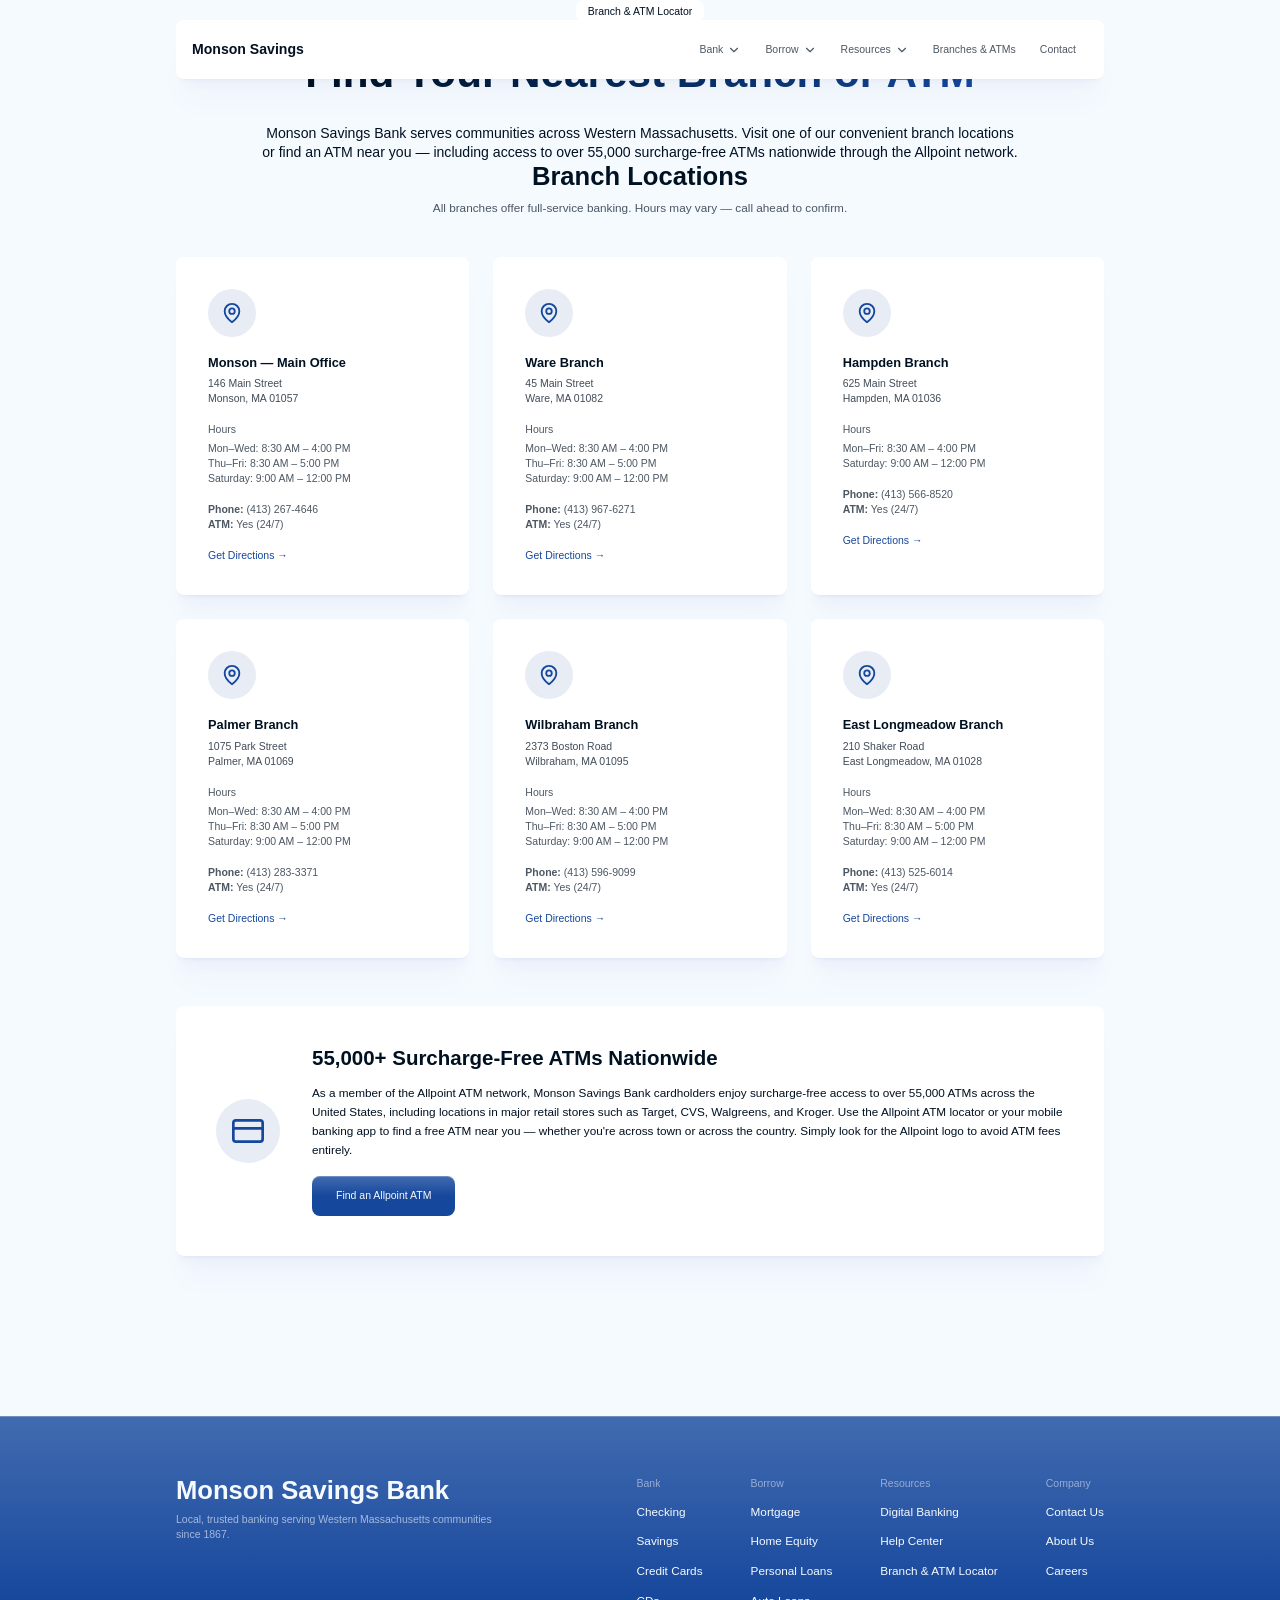
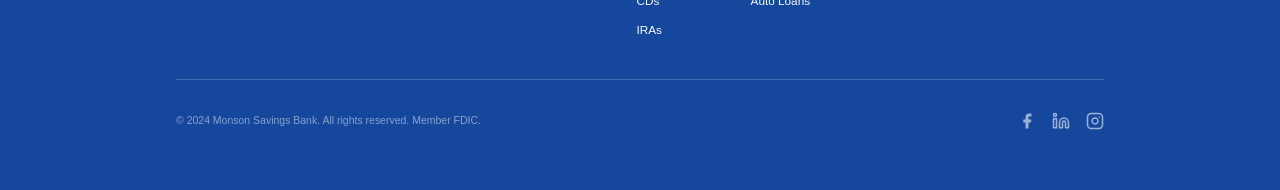
<file: branch-atm-locator/index.html>
<!DOCTYPE html>
<html lang="en">
<head>
  <meta charset="UTF-8">
  <meta name="viewport" content="width=device-width, initial-scale=1.0">
  <title>Branch & ATM Locator | Monson Savings Bank</title>
  <meta name="description" content="Monson Savings Bank – local, trusted, community banking in Western Massachusetts since 1867.">
  <link rel="preconnect" href="https://fonts.googleapis.com">
  <link rel="preconnect" href="https://fonts.gstatic.com" crossorigin>
  <link href="https://fonts.googleapis.com/css2?family=Nunito+Sans:ital,opsz,wght@0,6..12,400;0,6..12,500;0,6..12,600;0,6..12,700;1,6..12,400&display=swap" rel="stylesheet">
  <link href="../css2.css" rel="stylesheet">
  <style type="text/css">
@import url("css2-1.css");
@layer properties;
@layer theme, base, components, utilities;
@layer theme {
  :root, :host { --font-serif: ui-serif, Georgia, Cambria, "Times New Roman", Times, serif; --color-red-50: oklch(97.1% 0.013 17.38); --color-red-300: oklch(80.8% 0.114 19.571); --color-red-400: oklch(70.4% 0.191 22.216); --color-red-500: oklch(63.7% 0.237 25.331); --color-red-600: oklch(57.7% 0.245 27.325); --color-green-500: oklch(72.3% 0.219 149.579); --color-black: #000; --color-white: #fff; --spacing: 0.25rem; --container-xs: 20rem; --container-sm: 24rem; --container-md: 28rem; --container-lg: 32rem; --container-xl: 36rem; --container-4xl: 56rem; --container-7xl: 80rem; --text-xs: var(--text-xs); --text-xs--line-height: calc(1 / 0.75); --text-sm: var(--text-sm); --text-sm--line-height: calc(1.25 / 0.875); --text-base: var(--text-base); --text-base--line-height: calc(1.5 / 1); --text-lg: var(--text-lg); --text-lg--line-height: calc(1.75 / 1.125); --text-xl: var(--text-xl); --text-xl--line-height: calc(1.75 / 1.25); --text-2xl: var(--text-2xl); --text-2xl--line-height: calc(2 / 1.5); --text-3xl: var(--text-3xl); --text-3xl--line-height: calc(2.25 / 1.875); --text-4xl: var(--text-4xl); --text-4xl--line-height: calc(2.5 / 2.25); --text-5xl: var(--text-5xl); --text-5xl--line-height: 1; --text-6xl: var(--text-6xl); --text-6xl--line-height: 1; --text-7xl: var(--text-7xl); --text-7xl--line-height: 1; --text-8xl: var(--text-8xl); --text-8xl--line-height: 1; --text-9xl: var(--text-9xl); --text-9xl--line-height: 1; --font-weight-normal: 400; --font-weight-medium: 500; --font-weight-semibold: 600; --font-weight-bold: 700; --tracking-tight: -0.025em; --tracking-wide: 0.025em; --tracking-widest: 0.1em; --leading-tight: 1.25; --leading-snug: 1.375; --leading-normal: 1.5; --leading-relaxed: 1.625; --radius-xl: 0.75rem; --radius-2xl: 1rem; --radius-3xl: 1.5rem; --radius-4xl: 2rem; --drop-shadow-lg: 0 4px 4px rgb(0 0 0 / 0.15); --drop-shadow-2xl: 0 25px 25px rgb(0 0 0 / 0.15); --ease-out: cubic-bezier(0, 0, 0.2, 1); --ease-in-out: cubic-bezier(0.4, 0, 0.2, 1); --animate-spin: spin 1s linear infinite; --animate-pulse: pulse 2s cubic-bezier(0.4, 0, 0.6, 1) infinite; --blur-xs: 4px; --blur-sm: 8px; --blur-md: 12px; --blur-lg: 16px; --blur-xl: 24px; --blur-3xl: 64px; --perspective-distant: 1200px; --aspect-video: 16 / 9; --default-transition-duration: 150ms; --default-transition-timing-function: cubic-bezier(0.4, 0, 0.2, 1); --default-font-family: 'Nunito Sans', sans-serif; --default-mono-font-family: monospace; --radius: var(--radius); --color-background: var(--background); --color-card: var(--card); --color-foreground: var(--foreground); --color-primary-cta: var(--primary-cta); --color-primary-cta-text: var(--primary-cta-text); --color-secondary-cta: var(--secondary-cta); --color-accent: var(--accent); --color-background-accent: var(--background-accent); --width-content-width: var(--width-content-width); --width-carousel-padding: var(--width-carousel-padding); --width-carousel-padding-controls: var(--width-carousel-padding-controls); --width-carousel-item-2: var(--width-carousel-item-2); --width-carousel-item-3: var(--width-carousel-item-3); --width-carousel-item-4: var(--width-carousel-item-4); --text-2xs: var(--text-2xs); }
}
@layer base {
  *, ::after, ::before, ::backdrop, ::file-selector-button { box-sizing: border-box; margin: 0px; padding: 0px; border: 0px solid; }
  html, :host { line-height: 1.5; tab-size: 4; font-family: var(--default-font-family, ui-sans-serif, system-ui, sans-serif, "Apple Color Emoji", "Segoe UI Emoji", "Segoe UI Symbol", "Noto Color Emoji"); font-feature-settings: var(--default-font-feature-settings, normal); font-variation-settings: var(--default-font-variation-settings, normal); }
  hr { height: 0px; color: inherit; border-top-width: 1px; }
  abbr:where([title]) { text-decoration: underline dotted; }
  h1, h2, h3, h4, h5, h6 { font-size: inherit; font-weight: inherit; }
  a { color: inherit; text-decoration: inherit; }
  b, strong { font-weight: bolder; }
  code, kbd, samp, pre { font-family: var(--default-mono-font-family, ui-monospace, SFMono-Regular, Menlo, Monaco, Consolas, "Liberation Mono", "Courier New", monospace); font-feature-settings: var(--default-mono-font-feature-settings, normal); font-variation-settings: var(--default-mono-font-variation-settings, normal); font-size: 1em; }
  small { font-size: 80%; }
  sub, sup { font-size: 75%; line-height: 0; position: relative; vertical-align: baseline; }
  sub { bottom: -0.25em; }
  sup { top: -0.5em; }
  table { text-indent: 0px; border-color: inherit; border-collapse: collapse; }
  :focus-visible { outline: auto; }
  progress { vertical-align: baseline; }
  summary { display: list-item; }
  ol, ul, menu { list-style: none; }
  img, svg, video, canvas, audio, iframe, embed, object { display: block; vertical-align: middle; }
  img, video { max-width: 100%; height: auto; }
  button, input, select, optgroup, textarea, ::file-selector-button { font: inherit; letter-spacing: inherit; color: inherit; border-radius: 0px; background-color: transparent; opacity: 1; }
  :where(select:is([multiple], [size])) optgroup { font-weight: bolder; }
  :where(select:is([multiple], [size])) optgroup option { padding-inline-start: 20px; }
  ::file-selector-button { margin-inline-end: 4px; }
  ::placeholder { opacity: 1; }
  @supports (not (-webkit-appearance: -apple-pay-button)) or (contain-intrinsic-size: 1px) {
  ::placeholder {
  color: currentcolor;
  @supports (color: color-mix(in lab, red, red)) {
  color: color-mix(in oklab, currentcolor, transparent);
}
}
}
  textarea { resize: vertical; }
  ::-webkit-search-decoration { appearance: none; }
  ::-webkit-date-and-time-value { min-height: 1lh; text-align: inherit; }
  ::-webkit-datetime-edit { display: inline-flex; }
  ::-webkit-datetime-edit-fields-wrapper { padding: 0px; }
  ::-webkit-datetime-edit, ::-webkit-datetime-edit-year-field, ::-webkit-datetime-edit-month-field, ::-webkit-datetime-edit-day-field, ::-webkit-datetime-edit-hour-field, ::-webkit-datetime-edit-minute-field, ::-webkit-datetime-edit-second-field, ::-webkit-datetime-edit-millisecond-field, ::-webkit-datetime-edit-meridiem-field { padding-block: 0px; }
  ::-webkit-calendar-picker-indicator { line-height: 1; }
  :user-invalid { box-shadow: none; }
  button, input:where([type="button"], [type="reset"], [type="submit"]), ::file-selector-button { appearance: button; }
  ::-webkit-inner-spin-button, ::-webkit-outer-spin-button { height: auto; }
  [hidden]:where(:not([hidden="until-found"])) { display: none !important; }
}
@layer utilities {
  .\@container\/field-group { container: field-group / inline-size; }
  .pointer-events-auto { pointer-events: auto; }
  .pointer-events-none { pointer-events: none; }
  .invisible { visibility: hidden; }
  .visible { visibility: visible; }
  .sr-only { position: absolute; width: 1px; height: 1px; padding: 0px; margin: -1px; overflow: hidden; clip-path: inset(50%); white-space: nowrap; border-width: 0px; }
  .absolute { position: absolute; }
  .fixed { position: fixed; }
  .relative { position: relative; }
  .static { position: static; }
  .sticky { position: sticky; }
  .inset-0 { inset: calc(var(--spacing) * 0); }
  .inset-0\.5 { inset: calc(var(--spacing) * 0.5); }
  .inset-px { inset: 1px; }
  .-inset-x-px { inset-inline: -1px; }
  .inset-x-0 { inset-inline: calc(var(--spacing) * 0); }
  .inset-x-1 { inset-inline: calc(var(--spacing) * 1); }
  .inset-x-2 { inset-inline: calc(var(--spacing) * 2); }
  .inset-x-3 { inset-inline: calc(var(--spacing) * 3); }
  .inset-x-4 { inset-inline: calc(var(--spacing) * 4); }
  .inset-x-5 { inset-inline: calc(var(--spacing) * 5); }
  .inset-x-6 { inset-inline: calc(var(--spacing) * 6); }
  .inset-y-0 { inset-block: calc(var(--spacing) * 0); }
  .inset-y-1 { inset-block: calc(var(--spacing) * 1); }
  .start { inset-inline-start: var(--spacing); }
  .end { inset-inline-end: var(--spacing); }
  .-top-2 { top: calc(var(--spacing) * -2); }
  .-top-3 { top: calc(var(--spacing) * -3); }
  .-top-7 { top: calc(var(--spacing) * -7); }
  .-top-12 { top: calc(var(--spacing) * -12); }
  .-top-\[15\%\] { top: calc(-15%); }
  .-top-\[252px\] { top: calc(-252px); }
  .-top-\[352px\] { top: calc(-352px); }
  .-top-\[400px\] { top: calc(-400px); }
  .-top-\[571px\] { top: calc(-571px); }
  .top-0 { top: calc(var(--spacing) * 0); }
  .top-1 { top: calc(var(--spacing) * 1); }
  .top-1\.5 { top: calc(var(--spacing) * 1.5); }
  .top-1\/2 { top: calc(50%); }
  .top-2 { top: calc(var(--spacing) * 2); }
  .top-3 { top: calc(var(--spacing) * 3); }
  .top-3\.5 { top: calc(var(--spacing) * 3.5); }
  .top-4 { top: calc(var(--spacing) * 4); }
  .top-5 { top: calc(var(--spacing) * 5); }
  .top-8 { top: calc(var(--spacing) * 8); }
  .top-15\/100 { top: calc(15%); }
  .top-\[-20vh\] { top: -20vh; }
  .top-\[-30vh\] { top: -30vh; }
  .top-\[1px\] { top: 1px; }
  .top-\[5\%\] { top: 5%; }
  .top-\[25vw\] { top: 25vw; }
  .top-\[28\%\] { top: 28%; }
  .top-\[40\%\] { top: 40%; }
  .top-\[50\%\] { top: 50%; }
  .top-\[60\%\] { top: 60%; }
  .top-full { top: 100%; }
  .-right-2 { right: calc(var(--spacing) * -2); }
  .-right-3 { right: calc(var(--spacing) * -3); }
  .-right-12 { right: calc(var(--spacing) * -12); }
  .-right-\[33vw\] { right: calc(-33vw); }
  .-right-\[36vw\] { right: calc(-36vw); }
  .right-0 { right: calc(var(--spacing) * 0); }
  .right-1 { right: calc(var(--spacing) * 1); }
  .right-2 { right: calc(var(--spacing) * 2); }
  .right-3 { right: calc(var(--spacing) * 3); }
  .right-4 { right: calc(var(--spacing) * 4); }
  .right-5 { right: calc(var(--spacing) * 5); }
  .right-6 { right: calc(var(--spacing) * 6); }
  .right-\[2\.5vw\] { right: 2.5vw; }
  .right-\[5\%\] { right: 5%; }
  .right-\[calc\(\(100vw-var\(--width-content-width\)\)\/2\)\] { right: calc((100vw - var(--width-content-width)) / 2); }
  .right-full { right: 100%; }
  .-bottom-2 { bottom: calc(var(--spacing) * -2); }
  .-bottom-3 { bottom: calc(var(--spacing) * -3); }
  .-bottom-12 { bottom: calc(var(--spacing) * -12); }
  .-bottom-\[9vh\] { bottom: calc(-9vh); }
  .-bottom-\[46px\] { bottom: calc(-46px); }
  .-bottom-\[61vh\] { bottom: calc(-61vh); }
  .-bottom-\[62vh\] { bottom: calc(-62vh); }
  .-bottom-\[920px\] { bottom: calc(-920px); }
  .-bottom-px { bottom: -1px; }
  .bottom-0 { bottom: calc(var(--spacing) * 0); }
  .bottom-1 { bottom: calc(var(--spacing) * 1); }
  .bottom-2 { bottom: calc(var(--spacing) * 2); }
  .bottom-3 { bottom: calc(var(--spacing) * 3); }
  .bottom-4 { bottom: calc(var(--spacing) * 4); }
  .bottom-5 { bottom: calc(var(--spacing) * 5); }
  .bottom-6 { bottom: calc(var(--spacing) * 6); }
  .bottom-\[-40vh\] { bottom: -40vh; }
  .bottom-\[5\%\] { bottom: 5%; }
  .bottom-\[25vh\] { bottom: 25vh; }
  .bottom-\[calc\(var\(--spacing-4\)\+var\(--spacing-4\)\)\] { bottom: calc(var(--spacing-4) + var(--spacing-4)); }
  .bottom-full { bottom: 100%; }
  .-left-2 { left: calc(var(--spacing) * -2); }
  .-left-3 { left: calc(var(--spacing) * -3); }
  .-left-7 { left: calc(var(--spacing) * -7); }
  .-left-12 { left: calc(var(--spacing) * -12); }
  .-left-\[15\%\] { left: calc(-15%); }
  .-left-\[33vw\] { left: calc(-33vw); }
  .-left-\[36vw\] { left: calc(-36vw); }
  .-left-\[373px\] { left: calc(-373px); }
  .-left-full { left: -100%; }
  .left-0 { left: calc(var(--spacing) * 0); }
  .left-1 { left: calc(var(--spacing) * 1); }
  .left-1\/2 { left: calc(50%); }
  .left-2 { left: calc(var(--spacing) * 2); }
  .left-3 { left: calc(var(--spacing) * 3); }
  .left-4 { left: calc(var(--spacing) * 4); }
  .left-5 { left: calc(var(--spacing) * 5); }
  .left-6 { left: calc(var(--spacing) * 6); }
  .left-\[2vw\] { left: 2vw; }
  .left-\[5\%\] { left: 5%; }
  .left-\[50\%\] { left: 50%; }
  .left-\[calc\(\(100vw-var\(--width-content-width\)\)\/2\)\] { left: calc((100vw - var(--width-content-width)) / 2); }
  .left-\[calc\(50\%-7\.5px\)\] { left: calc(50% - 7.5px); }
  .left-\[calc\(50\%-10px\)\] { left: calc(50% - 10px); }
  .left-\[calc\(50\%-17\.5px\)\] { left: calc(50% - 17.5px); }
  .left-\[calc\(50\%-20px\)\] { left: calc(50% - 20px); }
  .left-\[calc\(50\%-432\.5px\)\] { left: calc(50% - 432.5px); }
  .left-\[calc\(50\%-599px\)\] { left: calc(50% - 599px); }
  .left-\[calc\(var\(--vw-1\)\*2\)\] { left: calc(var(--vw-1) * 2); }
  .left-full { left: 100%; }
  .isolate { isolation: isolate; }
  .-z-10 { z-index: calc(-10); }
  .z-0 { z-index: 0; }
  .z-1 { z-index: 1; }
  .z-2 { z-index: 2; }
  .z-10 { z-index: 10; }
  .z-20 { z-index: 20; }
  .z-30 { z-index: 30; }
  .z-40 { z-index: 40; }
  .z-50 { z-index: 50; }
  .z-100 { z-index: 100; }
  .z-110 { z-index: 110; }
  .z-999 { z-index: 999; }
  .z-1000 { z-index: 1000; }
  .z-1001 { z-index: 1001; }
  .z-99999 { z-index: 99999; }
  .z-\[1\] { z-index: 1; }
  .z-\[100\] { z-index: 100; }
  .z-\[99999\] { z-index: 99999; }
  .order-1 { order: 1; }
  .order-2 { order: 2; }
  .order-first { order: -9999; }
  .order-last { order: 9999; }
  .col-span-1 { grid-column: span 1 / span 1; }
  .col-start-1 { grid-column-start: 1; }
  .row-start-1 { grid-row-start: 1; }
  .container {
  width: 100%;
  @media (width >= 40rem) {
  max-width: 40rem;
}
  @media (width >= 48rem) {
  max-width: 48rem;
}
  @media (width >= 64rem) {
  max-width: 64rem;
}
  @media (width >= 80rem) {
  max-width: 80rem;
}
  @media (width >= 96rem) {
  max-width: 96rem;
}
}
  .\!m-0 { margin: calc(var(--spacing) * 0)  !important; }
  .m-0 { margin: calc(var(--spacing) * 0); }
  .m-1 { margin: calc(var(--spacing) * 1); }
  .m-8 { margin: calc(var(--spacing) * 8); }
  .m-9 { margin: calc(var(--spacing) * 9); }
  .m-10 { margin: calc(var(--spacing) * 10); }
  .m-12 { margin: calc(var(--spacing) * 12); }
  .m-16 { margin: calc(var(--spacing) * 16); }
  .-mx-1 { margin-inline: calc(var(--spacing) * -1); }
  .-mx-\[4\%\] { margin-inline: calc(-4%); }
  .mx-1 { margin-inline: calc(var(--spacing) * 1); }
  .mx-2 { margin-inline: calc(var(--spacing) * 2); }
  .mx-3 { margin-inline: calc(var(--spacing) * 3); }
  .mx-3\.5 { margin-inline: calc(var(--spacing) * 3.5); }
  .mx-\[0\.25em\] { margin-inline: 0.25em; }
  .mx-auto { margin-inline: auto; }
  .-my-2 { margin-block: calc(var(--spacing) * -2); }
  .my-0 { margin-block: calc(var(--spacing) * 0); }
  .my-0\.5 { margin-block: calc(var(--spacing) * 0.5); }
  .my-1 { margin-block: calc(var(--spacing) * 1); }
  .my-4 { margin-block: calc(var(--spacing) * 4); }
  .my-5 { margin-block: calc(var(--spacing) * 5); }
  .my-8 { margin-block: calc(var(--spacing) * 8); }
  .my-20 { margin-block: calc(var(--spacing) * 20); }
  .-mt-1 { margin-top: calc(var(--spacing) * -1); }
  .-mt-4 { margin-top: calc(var(--spacing) * -4); }
  .-mt-5 { margin-top: calc(var(--spacing) * -5); }
  .mt-0\.5 { margin-top: calc(var(--spacing) * 0.5); }
  .mt-0\.75 { margin-top: calc(var(--spacing) * 0.75); }
  .mt-1 { margin-top: calc(var(--spacing) * 1); }
  .mt-1\.5 { margin-top: calc(var(--spacing) * 1.5); }
  .mt-2 { margin-top: calc(var(--spacing) * 2); }
  .mt-3 { margin-top: calc(var(--spacing) * 3); }
  .mt-4 { margin-top: calc(var(--spacing) * 4); }
  .mt-5 { margin-top: calc(var(--spacing) * 5); }
  .mt-6 { margin-top: calc(var(--spacing) * 6); }
  .mt-8 { margin-top: calc(var(--spacing) * 8); }
  .mt-12 { margin-top: calc(var(--spacing) * 12); }
  .mt-20 { margin-top: calc(var(--spacing) * 20); }
  .mt-24 { margin-top: calc(var(--spacing) * 24); }
  .mt-\[-0\.25em\] { margin-top: -0.25em; }
  .mt-auto { margin-top: auto; }
  .mr-1 { margin-right: calc(var(--spacing) * 1); }
  .mr-2 { margin-right: calc(var(--spacing) * 2); }
  .mr-3 { margin-right: calc(var(--spacing) * 3); }
  .mr-5 { margin-right: calc(var(--spacing) * 5); }
  .-mb-\[0\.1em\] { margin-bottom: calc(-0.1em); }
  .mb-0\.5 { margin-bottom: calc(var(--spacing) * 0.5); }
  .mb-1 { margin-bottom: calc(var(--spacing) * 1); }
  .mb-2 { margin-bottom: calc(var(--spacing) * 2); }
  .mb-3 { margin-bottom: calc(var(--spacing) * 3); }
  .mb-4 { margin-bottom: calc(var(--spacing) * 4); }
  .mb-5 { margin-bottom: calc(var(--spacing) * 5); }
  .mb-6 { margin-bottom: calc(var(--spacing) * 6); }
  .mb-8 { margin-bottom: calc(var(--spacing) * 8); }
  .mb-10 { margin-bottom: calc(var(--spacing) * 10); }
  .mb-20 { margin-bottom: calc(var(--spacing) * 20); }
  .-ml-3 { margin-left: calc(var(--spacing) * -3); }
  .-ml-4 { margin-left: calc(var(--spacing) * -4); }
  .-ml-5 { margin-left: calc(var(--spacing) * -5); }
  .-ml-15 { margin-left: calc(var(--spacing) * -15); }
  .ml-1 { margin-left: calc(var(--spacing) * 1); }
  .ml-2 { margin-left: calc(var(--spacing) * 2); }
  .ml-4 { margin-left: calc(var(--spacing) * 4); }
  .ml-auto { margin-left: auto; }
  .line-clamp-2 { overflow: hidden; display: -webkit-box; -moz-box-orient: vertical; -webkit-line-clamp: 2; }
  .line-clamp-3 { overflow: hidden; display: -webkit-box; -moz-box-orient: vertical; -webkit-line-clamp: 3; }
  .block { display: block; }
  .flex { display: flex; }
  .grid { display: grid; }
  .hidden { display: none; }
  .inline { display: inline; }
  .inline-block { display: inline-block; }
  .inline-flex { display: inline-flex; }
  .table { display: table; }
  .aspect-2\/1 { aspect-ratio: 2 / 1; }
  .aspect-3\/2 { aspect-ratio: 3 / 2; }
  .aspect-3\/4 { aspect-ratio: 3 / 4; }
  .aspect-4\/3 { aspect-ratio: 4 / 3; }
  .aspect-4\/5 { aspect-ratio: 4 / 5; }
  .aspect-5\/6 { aspect-ratio: 5 / 6; }
  .aspect-6\/7 { aspect-ratio: 6 / 7; }
  .aspect-9\/16 { aspect-ratio: 9 / 16; }
  .aspect-square { aspect-ratio: 1 / 1; }
  .aspect-video { aspect-ratio: var(--aspect-video); }
  .size-1\/2 { width: calc(50%); height: calc(50%); }
  .size-2 { width: calc(var(--spacing) * 2); height: calc(var(--spacing) * 2); }
  .size-2\.5 { width: calc(var(--spacing) * 2.5); height: calc(var(--spacing) * 2.5); }
  .size-3 { width: calc(var(--spacing) * 3); height: calc(var(--spacing) * 3); }
  .size-3\.5 { width: calc(var(--spacing) * 3.5); height: calc(var(--spacing) * 3.5); }
  .size-4 { width: calc(var(--spacing) * 4); height: calc(var(--spacing) * 4); }
  .size-4\/10 { width: calc(40%); height: calc(40%); }
  .size-5 { width: calc(var(--spacing) * 5); height: calc(var(--spacing) * 5); }
  .size-6 { width: calc(var(--spacing) * 6); height: calc(var(--spacing) * 6); }
  .size-7 { width: calc(var(--spacing) * 7); height: calc(var(--spacing) * 7); }
  .size-8 { width: calc(var(--spacing) * 8); height: calc(var(--spacing) * 8); }
  .size-9 { width: calc(var(--spacing) * 9); height: calc(var(--spacing) * 9); }
  .size-10 { width: calc(var(--spacing) * 10); height: calc(var(--spacing) * 10); }
  .size-12 { width: calc(var(--spacing) * 12); height: calc(var(--spacing) * 12); }
  .size-14 { width: calc(var(--spacing) * 14); height: calc(var(--spacing) * 14); }
  .size-16 { width: calc(var(--spacing) * 16); height: calc(var(--spacing) * 16); }
  .size-18 { width: calc(var(--spacing) * 18); height: calc(var(--spacing) * 18); }
  .size-20 { width: calc(var(--spacing) * 20); height: calc(var(--spacing) * 20); }
  .size-22 { width: calc(var(--spacing) * 22); height: calc(var(--spacing) * 22); }
  .size-24 { width: calc(var(--spacing) * 24); height: calc(var(--spacing) * 24); }
  .size-40 { width: calc(var(--spacing) * 40); height: calc(var(--spacing) * 40); }
  .size-60 { width: calc(var(--spacing) * 60); height: calc(var(--spacing) * 60); }
  .size-80 { width: calc(var(--spacing) * 80); height: calc(var(--spacing) * 80); }
  .size-100 { width: calc(var(--spacing) * 100); height: calc(var(--spacing) * 100); }
  .size-\[--cell-size\] { }
  .size-\[1em\] { width: 1em; height: 1em; }
  .size-full { width: 100%; height: 100%; }
  .h-\(--text-7xl\) { height: var(--text-7xl); }
  .h-\(--text-base\) { height: var(--text-base); }
  .h-\(--text-sm\) { height: var(--text-sm); }
  .h-\(--text-xl\) { height: var(--text-xl); }
  .h-0\.5 { height: calc(var(--spacing) * 0.5); }
  .h-1 { height: calc(var(--spacing) * 1); }
  .h-1\.5 { height: calc(var(--spacing) * 1.5); }
  .h-1\/2 { height: calc(50%); }
  .h-1\/3 { height: calc(33.3333%); }
  .h-2 { height: calc(var(--spacing) * 2); }
  .h-2\.5 { height: calc(var(--spacing) * 2.5); }
  .h-2\/5 { height: calc(40%); }
  .h-3 { height: calc(var(--spacing) * 3); }
  .h-3\.5 { height: calc(var(--spacing) * 3.5); }
  .h-4 { height: calc(var(--spacing) * 4); }
  .h-4\/5 { height: calc(80%); }
  .h-5 { height: calc(var(--spacing) * 5); }
  .h-5\/10 { height: calc(50%); }
  .h-6 { height: calc(var(--spacing) * 6); }
  .h-7 { height: calc(var(--spacing) * 7); }
  .h-8 { height: calc(var(--spacing) * 8); }
  .h-9 { height: calc(var(--spacing) * 9); }
  .h-10 { height: calc(var(--spacing) * 10); }
  .h-11 { height: calc(var(--spacing) * 11); }
  .h-12 { height: calc(var(--spacing) * 12); }
  .h-13 { height: calc(var(--spacing) * 13); }
  .h-14 { height: calc(var(--spacing) * 14); }
  .h-15 { height: calc(var(--spacing) * 15); }
  .h-20 { height: calc(var(--spacing) * 20); }
  .h-30 { height: calc(var(--spacing) * 30); }
  .h-36 { height: calc(var(--spacing) * 36); }
  .h-48 { height: calc(var(--spacing) * 48); }
  .h-60 { height: calc(var(--spacing) * 60); }
  .h-70\/100 { height: calc(70%); }
  .h-72 { height: calc(var(--spacing) * 72); }
  .h-80 { height: calc(var(--spacing) * 80); }
  .h-90 { height: calc(var(--spacing) * 90); }
  .h-96 { height: calc(var(--spacing) * 96); }
  .h-100 { height: calc(var(--spacing) * 100); }
  .h-150 { height: calc(var(--spacing) * 150); }
  .h-\[--cell-size\] { }
  .h-\[1em\] { height: 1em; }
  .h-\[1px\] { height: 1px; }
  .h-\[12vh\] { height: 12vh; }
  .h-\[20em\] { height: 20em; }
  .h-\[50svh\] { height: 50svh; }
  .h-\[50vh\] { height: 50vh; }
  .h-\[70vh\] { height: 70vh; }
  .h-\[90svh\] { height: 90svh; }
  .h-\[92px\] { height: 92px; }
  .h-\[105vh\] { height: 105vh; }
  .h-\[110vh\] { height: 110vh; }
  .h-\[120\%\] { height: 120%; }
  .h-\[129vh\] { height: 129vh; }
  .h-\[130\%\] { height: 130%; }
  .h-\[140vw\] { height: 140vw; }
  .h-\[150vh\] { height: 150vh; }
  .h-\[150vw\] { height: 150vw; }
  .h-\[179vh\] { height: 179vh; }
  .h-\[300vh\] { height: 300vh; }
  .h-\[450px\] { height: 450px; }
  .h-\[929px\] { height: 929px; }
  .h-\[calc\(var\(--text-base\)\*1\.25\)\] { height: calc(var(--text-base) * 1.25); }
  .h-\[var\(--radix-navigation-menu-viewport-height\)\] { height: var(--radix-navigation-menu-viewport-height); }
  .h-\[var\(--radix-select-trigger-height\)\] { height: var(--radix-select-trigger-height); }
  .h-auto { height: auto; }
  .h-fit { height: fit-content; }
  .h-full { height: 100%; }
  .h-max { height: max-content; }
  .h-px { height: 1px; }
  .h-screen { height: 100vh; }
  .h-svh { height: 100svh; }
  .max-h-96 { max-height: calc(var(--spacing) * 96); }
  .max-h-\[--radix-context-menu-content-available-height\] { }
  .max-h-\[300px\] { max-height: 300px; }
  .max-h-\[var\(--radix-dropdown-menu-content-available-height\)\] { max-height: var(--radix-dropdown-menu-content-available-height); }
  .max-h-screen { max-height: 100vh; }
  .min-h-0 { min-height: calc(var(--spacing) * 0); }
  .min-h-8 { min-height: calc(var(--spacing) * 8); }
  .min-h-9 { min-height: calc(var(--spacing) * 9); }
  .min-h-10 { min-height: calc(var(--spacing) * 10); }
  .min-h-24 { min-height: calc(var(--spacing) * 24); }
  .min-h-60 { min-height: calc(var(--spacing) * 60); }
  .min-h-70 { min-height: calc(var(--spacing) * 70); }
  .min-h-80 { min-height: calc(var(--spacing) * 80); }
  .min-h-100 { min-height: calc(var(--spacing) * 100); }
  .min-h-\[60px\] { min-height: 60px; }
  .min-h-\[80px\] { min-height: 80px; }
  .min-h-svh { min-height: 100svh; }
  .w-0 { width: calc(var(--spacing) * 0); }
  .w-0\.5 { width: calc(var(--spacing) * 0.5); }
  .w-1 { width: calc(var(--spacing) * 1); }
  .w-1\/2 { width: calc(50%); }
  .w-1\/3 { width: calc(33.3333%); }
  .w-2 { width: calc(var(--spacing) * 2); }
  .w-2\.5 { width: calc(var(--spacing) * 2.5); }
  .w-2\/5 { width: calc(40%); }
  .w-3 { width: calc(var(--spacing) * 3); }
  .w-3\.5 { width: calc(var(--spacing) * 3.5); }
  .w-3\/4 { width: calc(75%); }
  .w-3\/5 { width: calc(60%); }
  .w-4 { width: calc(var(--spacing) * 4); }
  .w-4\/5 { width: calc(80%); }
  .w-5 { width: calc(var(--spacing) * 5); }
  .w-6 { width: calc(var(--spacing) * 6); }
  .w-6\/10 { width: calc(60%); }
  .w-7 { width: calc(var(--spacing) * 7); }
  .w-7xl { width: var(--container-7xl); }
  .w-8 { width: calc(var(--spacing) * 8); }
  .w-9 { width: calc(var(--spacing) * 9); }
  .w-9\/10 { width: calc(90%); }
  .w-10 { width: calc(var(--spacing) * 10); }
  .w-11 { width: calc(var(--spacing) * 11); }
  .w-12 { width: calc(var(--spacing) * 12); }
  .w-14 { width: calc(var(--spacing) * 14); }
  .w-20 { width: calc(var(--spacing) * 20); }
  .w-24 { width: calc(var(--spacing) * 24); }
  .w-25\/100 { width: calc(25%); }
  .w-28 { width: calc(var(--spacing) * 28); }
  .w-48 { width: calc(var(--spacing) * 48); }
  .w-60 { width: calc(var(--spacing) * 60); }
  .w-64 { width: calc(var(--spacing) * 64); }
  .w-65\/100 { width: calc(65%); }
  .w-72 { width: calc(var(--spacing) * 72); }
  .w-75\/100 { width: calc(75%); }
  .w-80 { width: calc(var(--spacing) * 80); }
  .w-95\/100 { width: calc(95%); }
  .w-96 { width: calc(var(--spacing) * 96); }
  .w-100 { width: calc(var(--spacing) * 100); }
  .w-\[--cell-size\] { }
  .w-\[--sidebar-width\] { }
  .w-\[1px\] { width: 1px; }
  .w-\[9vw\] { width: 9vw; }
  .w-\[10vw\] { width: 10vw; }
  .w-\[12\.5vw\] { width: 12.5vw; }
  .w-\[15em\] { width: 15em; }
  .w-\[15px\] { width: 15px; }
  .w-\[15vw\] { width: 15vw; }
  .w-\[20px\] { width: 20px; }
  .w-\[23\%\] { width: 23%; }
  .w-\[35\%\] { width: 35%; }
  .w-\[35px\] { width: 35px; }
  .w-\[40px\] { width: 40px; }
  .w-\[45vw\] { width: 45vw; }
  .w-\[49vw\] { width: 49vw; }
  .w-\[50vw\] { width: 50vw; }
  .w-\[55\%\] { width: 55%; }
  .w-\[70\%\] { width: 70%; }
  .w-\[100px\] { width: 100px; }
  .w-\[120vw\] { width: 120vw; }
  .w-\[130\%\] { width: 130%; }
  .w-\[150vw\] { width: 150vw; }
  .w-\[160px\] { width: 160px; }
  .w-\[865px\] { width: 865px; }
  .w-\[1142px\] { width: 1142px; }
  .w-\[1198px\] { width: 1198px; }
  .w-auto { width: auto; }
  .w-carousel-item-3 { width: var(--width-carousel-item-3); }
  .w-carousel-item-4 { width: var(--width-carousel-item-4); }
  .w-carousel-padding { width: var(--width-carousel-padding); }
  .w-carousel-padding-controls { width: var(--width-carousel-padding-controls); }
  .w-content-width { width: var(--width-content-width); }
  .w-fit { width: fit-content; }
  .w-full { width: 100%; }
  .w-lg { width: var(--container-lg); }
  .w-max { width: max-content; }
  .w-md { width: var(--container-md); }
  .w-px { width: 1px; }
  .w-screen { width: 100vw; }
  .w-xs { width: var(--container-xs); }
  .max-w-3\/4 { max-width: calc(75%); }
  .max-w-9\/10 { max-width: calc(90%); }
  .max-w-\[--skeleton-width\] { }
  .max-w-\[82px\] { max-width: 82px; }
  .max-w-\[95\%\] { max-width: 95%; }
  .max-w-\[340px\] { max-width: 340px; }
  .max-w-\[420px\] { max-width: 420px; }
  .max-w-full { max-width: 100%; }
  .max-w-lg { max-width: var(--container-lg); }
  .max-w-max { max-width: max-content; }
  .max-w-sm { max-width: var(--container-sm); }
  .max-w-xl { max-width: var(--container-xl); }
  .max-w-xs { max-width: var(--container-xs); }
  .min-w-0 { min-width: calc(var(--spacing) * 0); }
  .min-w-5 { min-width: calc(var(--spacing) * 5); }
  .min-w-8 { min-width: calc(var(--spacing) * 8); }
  .min-w-9 { min-width: calc(var(--spacing) * 9); }
  .min-w-10 { min-width: calc(var(--spacing) * 10); }
  .min-w-32 { min-width: calc(var(--spacing) * 32); }
  .min-w-\[--cell-size\] { }
  .min-w-\[8rem\] { min-width: 8rem; }
  .min-w-\[12rem\] { min-width: 12rem; }
  .min-w-\[30px\] { min-width: 30px; }
  .min-w-\[var\(--radix-select-trigger-width\)\] { min-width: var(--radix-select-trigger-width); }
  .flex-1 { flex: 1 1 0%; }
  .flex-none { flex: 0 0 auto; }
  .shrink-0 { flex-shrink: 0; }
  .flex-grow { flex-grow: 1; }
  .grow { flex-grow: 1; }
  .grow-0 { flex-grow: 0; }
  .basis-full { flex-basis: 100%; }
  .caption-bottom { caption-side: bottom; }
  .border-collapse { border-collapse: collapse; }
  .origin-\[--radix-context-menu-content-transform-origin\] { }
  .origin-\[--radix-dropdown-menu-content-transform-origin\] { }
  .origin-\[--radix-hover-card-content-transform-origin\] { }
  .origin-\[--radix-menubar-content-transform-origin\] { }
  .origin-\[--radix-popover-content-transform-origin\] { }
  .origin-center { transform-origin: center center 0px; }
  .origin-left { transform-origin: 0px center 0px; }
  .origin-top { transform-origin: center top 0px; }
  .origin-top-right { transform-origin: 100% 0px 0px; }
  .-translate-x-1\/2 { --tw-translate-x: calc(calc(1 / 2 * 100%) * -1); translate: var(--tw-translate-x) var(--tw-translate-y); }
  .-translate-x-1\/4 { --tw-translate-x: calc(calc(1 / 4 * 100%) * -1); translate: var(--tw-translate-x) var(--tw-translate-y); }
  .-translate-x-3 { --tw-translate-x: calc(var(--spacing) * -3); translate: var(--tw-translate-x) var(--tw-translate-y); }
  .-translate-x-5 { --tw-translate-x: calc(var(--spacing) * -5); translate: var(--tw-translate-x) var(--tw-translate-y); }
  .-translate-x-6 { --tw-translate-x: calc(var(--spacing) * -6); translate: var(--tw-translate-x) var(--tw-translate-y); }
  .-translate-x-10 { --tw-translate-x: calc(var(--spacing) * -10); translate: var(--tw-translate-x) var(--tw-translate-y); }
  .-translate-x-\[12\%\] { --tw-translate-x: calc(12% * -1); translate: var(--tw-translate-x) var(--tw-translate-y); }
  .-translate-x-\[120\%\] { --tw-translate-x: calc(120% * -1); translate: var(--tw-translate-x) var(--tw-translate-y); }
  .-translate-x-\[calc\(-100\%\+2rem\)\] { --tw-translate-x: calc(calc(-100% + 2rem) * -1); translate: var(--tw-translate-x) var(--tw-translate-y); }
  .-translate-x-px { --tw-translate-x: -1px; translate: var(--tw-translate-x) var(--tw-translate-y); }
  .translate-x-0\.5 { --tw-translate-x: calc(var(--spacing) * 0.5); translate: var(--tw-translate-x) var(--tw-translate-y); }
  .translate-x-1\/2 { --tw-translate-x: calc(1 / 2 * 100%); translate: var(--tw-translate-x) var(--tw-translate-y); }
  .translate-x-1\/4 { --tw-translate-x: calc(1 / 4 * 100%); translate: var(--tw-translate-x) var(--tw-translate-y); }
  .translate-x-5 { --tw-translate-x: calc(var(--spacing) * 5); translate: var(--tw-translate-x) var(--tw-translate-y); }
  .translate-x-6 { --tw-translate-x: calc(var(--spacing) * 6); translate: var(--tw-translate-x) var(--tw-translate-y); }
  .translate-x-16 { --tw-translate-x: calc(var(--spacing) * 16); translate: var(--tw-translate-x) var(--tw-translate-y); }
  .translate-x-32 { --tw-translate-x: calc(var(--spacing) * 32); translate: var(--tw-translate-x) var(--tw-translate-y); }
  .translate-x-\[-50\%\] { --tw-translate-x: -50%; translate: var(--tw-translate-x) var(--tw-translate-y); }
  .translate-x-\[12\%\] { --tw-translate-x: 12%; translate: var(--tw-translate-x) var(--tw-translate-y); }
  .translate-x-px { --tw-translate-x: 1px; translate: var(--tw-translate-x) var(--tw-translate-y); }
  .-translate-y-1 { --tw-translate-y: calc(var(--spacing) * -1); translate: var(--tw-translate-x) var(--tw-translate-y); }
  .-translate-y-1\/2 { --tw-translate-y: calc(calc(1 / 2 * 100%) * -1); translate: var(--tw-translate-x) var(--tw-translate-y); }
  .-translate-y-5 { --tw-translate-y: calc(var(--spacing) * -5); translate: var(--tw-translate-x) var(--tw-translate-y); }
  .-translate-y-14 { --tw-translate-y: calc(var(--spacing) * -14); translate: var(--tw-translate-x) var(--tw-translate-y); }
  .-translate-y-\[8\%\] { --tw-translate-y: calc(8% * -1); translate: var(--tw-translate-x) var(--tw-translate-y); }
  .translate-y-0 { --tw-translate-y: calc(var(--spacing) * 0); translate: var(--tw-translate-x) var(--tw-translate-y); }
  .translate-y-1 { --tw-translate-y: calc(var(--spacing) * 1); translate: var(--tw-translate-x) var(--tw-translate-y); }
  .translate-y-1\/2 { --tw-translate-y: calc(1 / 2 * 100%); translate: var(--tw-translate-x) var(--tw-translate-y); }
  .translate-y-5 { --tw-translate-y: calc(var(--spacing) * 5); translate: var(--tw-translate-x) var(--tw-translate-y); }
  .translate-y-16 { --tw-translate-y: calc(var(--spacing) * 16); translate: var(--tw-translate-x) var(--tw-translate-y); }
  .translate-y-\[-50\%\] { --tw-translate-y: -50%; translate: var(--tw-translate-x) var(--tw-translate-y); }
  .translate-y-\[10\%\] { --tw-translate-y: 10%; translate: var(--tw-translate-x) var(--tw-translate-y); }
  .translate-y-full { --tw-translate-y: 100%; translate: var(--tw-translate-x) var(--tw-translate-y); }
  .scale-0 { --tw-scale-x: 0%; --tw-scale-y: 0%; --tw-scale-z: 0%; scale: var(--tw-scale-x) var(--tw-scale-y); }
  .scale-75 { --tw-scale-x: 75%; --tw-scale-y: 75%; --tw-scale-z: 75%; scale: var(--tw-scale-x) var(--tw-scale-y); }
  .scale-85 { --tw-scale-x: 85%; --tw-scale-y: 85%; --tw-scale-z: 85%; scale: var(--tw-scale-x) var(--tw-scale-y); }
  .scale-90 { --tw-scale-x: 90%; --tw-scale-y: 90%; --tw-scale-z: 90%; scale: var(--tw-scale-x) var(--tw-scale-y); }
  .scale-100 { --tw-scale-x: 100%; --tw-scale-y: 100%; --tw-scale-z: 100%; scale: var(--tw-scale-x) var(--tw-scale-y); }
  .scale-150 { --tw-scale-x: 150%; --tw-scale-y: 150%; --tw-scale-z: 150%; scale: var(--tw-scale-x) var(--tw-scale-y); }
  .scale-x-0 { --tw-scale-x: 0%; scale: var(--tw-scale-x) var(--tw-scale-y); }
  .scale-x-100 { --tw-scale-x: 100%; scale: var(--tw-scale-x) var(--tw-scale-y); }
  .-rotate-3 { rotate: calc(-3deg); }
  .-rotate-6 { rotate: calc(-6deg); }
  .-rotate-8 { rotate: calc(-8deg); }
  .-rotate-20 { rotate: calc(-20deg); }
  .-rotate-45 { rotate: calc(-45deg); }
  .-rotate-60 { rotate: calc(-60deg); }
  .-rotate-\[38deg\] { rotate: calc(-38deg); }
  .-rotate-\[52\.5deg\] { rotate: calc(-52.5deg); }
  .rotate-0 { rotate: 0deg; }
  .rotate-3 { rotate: 3deg; }
  .rotate-6 { rotate: 6deg; }
  .rotate-8 { rotate: 8deg; }
  .rotate-10 { rotate: 10deg; }
  .rotate-45 { rotate: 45deg; }
  .rotate-90 { rotate: 90deg; }
  .rotate-180 { rotate: 180deg; }
  .rotate-x-20 { --tw-rotate-x: rotateX(20deg); transform: var(--tw-rotate-x,) var(--tw-rotate-y,) var(--tw-rotate-z,) var(--tw-skew-x,) var(--tw-skew-y,); }
  .rotate-y-180 { --tw-rotate-y: rotateY(180deg); transform: var(--tw-rotate-x,) var(--tw-rotate-y,) var(--tw-rotate-z,) var(--tw-skew-x,) var(--tw-skew-y,); }
  .-skew-y-\[8deg\] { --tw-skew-y: skewY(calc(8deg * -1)); transform: var(--tw-rotate-x,) var(--tw-rotate-y,) var(--tw-rotate-z,) var(--tw-skew-x,) var(--tw-skew-y,); }
  .transform { transform: var(--tw-rotate-x,) var(--tw-rotate-y,) var(--tw-rotate-z,) var(--tw-skew-x,) var(--tw-skew-y,); }
  .transform-\[rotateY\(180deg\)\] { transform: rotateY(180deg); }
  .animate-\[cell-wave-pulse_4s_ease_infinite\] { animation: 4s infinite cell-wave-pulse; }
  .animate-pulse { animation: var(--animate-pulse); }
  .animate-spin { animation: var(--animate-spin); }
  .cursor-default { cursor: default; }
  .cursor-grab { cursor: grab; }
  .cursor-not-allowed { cursor: not-allowed; }
  .cursor-pointer { cursor: pointer; }
  .cursor-text { cursor: text; }
  .touch-none { touch-action: none; }
  .resize { resize: both; }
  .resize-none { resize: none; }
  .list-decimal { list-style-type: decimal; }
  .list-disc { list-style-type: disc; }
  .list-none { list-style-type: none; }
  .grid-cols-1 { grid-template-columns: repeat(1, minmax(0px, 1fr)); }
  .grid-cols-2 { grid-template-columns: repeat(2, minmax(0px, 1fr)); }
  .grid-cols-4 { grid-template-columns: repeat(4, minmax(0px, 1fr)); }
  .grid-cols-\[0fr\] { grid-template-columns: 0fr; }
  .grid-rows-\[0fr\] { grid-template-rows: 0fr; }
  .grid-rows-\[1fr\] { grid-template-rows: 1fr; }
  .flex-col { flex-direction: column; }
  .flex-col-reverse { flex-direction: column-reverse; }
  .flex-row { flex-direction: row; }
  .flex-row-reverse { flex-direction: row-reverse; }
  .flex-wrap { flex-wrap: wrap; }
  .place-content-center { place-content: center; }
  .place-items-center { place-items: center; }
  .items-baseline { align-items: baseline; }
  .items-center { align-items: center; }
  .items-end { align-items: flex-end; }
  .items-start { align-items: flex-start; }
  .items-stretch { align-items: stretch; }
  .justify-between { justify-content: space-between; }
  .justify-center { justify-content: center; }
  .justify-end { justify-content: flex-end; }
  .justify-start { justify-content: flex-start; }
  .gap-0 { gap: calc(var(--spacing) * 0); }
  .gap-1 { gap: calc(var(--spacing) * 1); }
  .gap-1\.5 { gap: calc(var(--spacing) * 1.5); }
  .gap-2 { gap: calc(var(--spacing) * 2); }
  .gap-2\.5 { gap: calc(var(--spacing) * 2.5); }
  .gap-3 { gap: calc(var(--spacing) * 3); }
  .gap-4 { gap: calc(var(--spacing) * 4); }
  .gap-5 { gap: calc(var(--spacing) * 5); }
  .gap-6 { gap: calc(var(--spacing) * 6); }
  .gap-7 { gap: calc(var(--spacing) * 7); }
  .gap-8 { gap: calc(var(--spacing) * 8); }
  .gap-9 { gap: calc(var(--spacing) * 9); }
  .gap-10 { gap: calc(var(--spacing) * 10); }
  .gap-12 { gap: calc(var(--spacing) * 12); }
  .gap-20 { gap: calc(var(--spacing) * 20); }
  .space-y-1 {
  :where(& > :not(:last-child)) { --tw-space-y-reverse: 0; margin-block-start: calc(calc(var(--spacing) * 1) * var(--tw-space-y-reverse)); margin-block-end: calc(calc(var(--spacing) * 1) * calc(1 - var(--tw-space-y-reverse))); }
}
  .space-y-1\.5 {
  :where(& > :not(:last-child)) { --tw-space-y-reverse: 0; margin-block-start: calc(calc(var(--spacing) * 1.5) * var(--tw-space-y-reverse)); margin-block-end: calc(calc(var(--spacing) * 1.5) * calc(1 - var(--tw-space-y-reverse))); }
}
  .space-y-2 {
  :where(& > :not(:last-child)) { --tw-space-y-reverse: 0; margin-block-start: calc(calc(var(--spacing) * 2) * var(--tw-space-y-reverse)); margin-block-end: calc(calc(var(--spacing) * 2) * calc(1 - var(--tw-space-y-reverse))); }
}
  .space-y-4 {
  :where(& > :not(:last-child)) { --tw-space-y-reverse: 0; margin-block-start: calc(calc(var(--spacing) * 4) * var(--tw-space-y-reverse)); margin-block-end: calc(calc(var(--spacing) * 4) * calc(1 - var(--tw-space-y-reverse))); }
}
  .-space-x-2 {
  :where(& > :not(:last-child)) { --tw-space-x-reverse: 0; margin-inline-start: calc(calc(var(--spacing) * -2) * var(--tw-space-x-reverse)); margin-inline-end: calc(calc(var(--spacing) * -2) * calc(1 - var(--tw-space-x-reverse))); }
}
  .space-x-1 {
  :where(& > :not(:last-child)) { --tw-space-x-reverse: 0; margin-inline-start: calc(calc(var(--spacing) * 1) * var(--tw-space-x-reverse)); margin-inline-end: calc(calc(var(--spacing) * 1) * calc(1 - var(--tw-space-x-reverse))); }
}
  .space-x-4 {
  :where(& > :not(:last-child)) { --tw-space-x-reverse: 0; margin-inline-start: calc(calc(var(--spacing) * 4) * var(--tw-space-x-reverse)); margin-inline-end: calc(calc(var(--spacing) * 4) * calc(1 - var(--tw-space-x-reverse))); }
}
  .gap-y-4 { row-gap: calc(var(--spacing) * 4); }
  .gap-y-10 { row-gap: calc(var(--spacing) * 10); }
  .divide-y {
  :where(& > :not(:last-child)) { --tw-divide-y-reverse: 0; border-bottom-style: var(--tw-border-style); border-top-style: var(--tw-border-style); border-top-width: calc(1px * var(--tw-divide-y-reverse)); border-bottom-width: calc(1px * calc(1 - var(--tw-divide-y-reverse))); }
}
  .divide-accent {
  :where(& > :not(:last-child)) { border-color: var(--accent); }
}
  .self-end { align-self: flex-end; }
  .self-stretch { align-self: stretch; }
  .truncate { overflow: hidden; text-overflow: ellipsis; white-space: nowrap; }
  .overflow-auto { overflow: auto; }
  .overflow-clip { overflow: clip; }
  .overflow-hidden { overflow: hidden; }
  .overflow-visible { overflow: visible; }
  .overflow-x-hidden { overflow-x: hidden; }
  .overflow-y-auto { overflow-y: auto; }
  .rounded { border-radius: var(--radius); }
  .rounded-2xl { border-radius: var(--radius-2xl); }
  .rounded-3xl { border-radius: var(--radius-3xl); }
  .rounded-4xl { border-radius: var(--radius-4xl); }
  .rounded-\[0\.5rem\] { border-radius: 0.5rem; }
  .rounded-\[2px\] { border-radius: 2px; }
  .rounded-\[6px\] { border-radius: 6px; }
  .rounded-\[100\%\] { border-radius: 100%; }
  .rounded-\[calc\(var\(--radius\)-5px\)\] { border-radius: calc(var(--radius) - 5px); }
  .rounded-\[inherit\] { border-radius: inherit; }
  .rounded-full { border-radius: calc(infinity * 1px); }
  .rounded-full\! { border-radius: calc(infinity * 1px) !important; }
  .rounded-lg { border-radius: var(--radius); }
  .rounded-md { border-radius: calc(var(--radius) - 2px); }
  .rounded-none { border-radius: 0px; }
  .rounded-none\! { border-radius: 0px !important; }
  .rounded-sm { border-radius: calc(var(--radius) - 4px); }
  .rounded-xl { border-radius: var(--radius-xl); }
  .rounded-t { border-top-left-radius: var(--radius); border-top-right-radius: var(--radius); }
  .rounded-t-\[10px\] { border-top-left-radius: 10px; border-top-right-radius: 10px; }
  .rounded-t-lg { border-top-left-radius: var(--radius); border-top-right-radius: var(--radius); }
  .rounded-t-none { border-top-left-radius: 0px; border-top-right-radius: 0px; }
  .rounded-l { border-top-left-radius: var(--radius); border-bottom-left-radius: var(--radius); }
  .rounded-l-lg { border-top-left-radius: var(--radius); border-bottom-left-radius: var(--radius); }
  .rounded-l-md { border-top-left-radius: calc(var(--radius) - 2px); border-bottom-left-radius: calc(var(--radius) - 2px); }
  .rounded-l-none { border-top-left-radius: 0px; border-bottom-left-radius: 0px; }
  .rounded-tl-sm { border-top-left-radius: calc(var(--radius) - 4px); }
  .rounded-r { border-top-right-radius: var(--radius); border-bottom-right-radius: var(--radius); }
  .rounded-r-lg { border-top-right-radius: var(--radius); border-bottom-right-radius: var(--radius); }
  .rounded-r-md { border-top-right-radius: calc(var(--radius) - 2px); border-bottom-right-radius: calc(var(--radius) - 2px); }
  .rounded-r-none { border-top-right-radius: 0px; border-bottom-right-radius: 0px; }
  .rounded-b { border-bottom-right-radius: var(--radius); border-bottom-left-radius: var(--radius); }
  .rounded-br-none { border-bottom-right-radius: 0px; }
  .rounded-bl-none { border-bottom-left-radius: 0px; }
  .border { border-style: var(--tw-border-style); border-width: 1px; }
  .border-0 { border-style: var(--tw-border-style); border-width: 0px; }
  .border-1 { border-style: var(--tw-border-style); border-width: 1px; }
  .border-2 { border-style: var(--tw-border-style); border-width: 2px; }
  .border-\[1\.5px\] { border-style: var(--tw-border-style); border-width: 1.5px; }
  .border-y { border-block-style: var(--tw-border-style); border-block-width: 1px; }
  .border-t { border-top-style: var(--tw-border-style); border-top-width: 1px; }
  .border-r { border-right-style: var(--tw-border-style); border-right-width: 1px; }
  .border-b { border-bottom-style: var(--tw-border-style); border-bottom-width: 1px; }
  .border-l { border-left-style: var(--tw-border-style); border-left-width: 1px; }
  .border-dashed { --tw-border-style: dashed; border-style: dashed; }
  .border-none { --tw-border-style: none; border-style: none; }
  .\[border-color\:var\(--badge-outline\)\] { border-color: var(--badge-outline); }
  .\[border-color\:var\(--button-outline\)\] { border-color: var(--button-outline); }
  .border-\[--color-border\] { }
  .border-accent { border-color: var(--accent); }
  .border-accent\/40 {
  border-color: var(--accent);
  @supports (color: color-mix(in lab, red, red)) {
  border-color: color-mix(in oklab, var(--accent) 40%, transparent);
}
}
  .border-background { border-color: var(--background); }
  .border-background-accent { border-color: var(--background-accent); }
  .border-background-accent\/30 {
  border-color: var(--background-accent);
  @supports (color: color-mix(in lab, red, red)) {
  border-color: color-mix(in oklab, var(--background-accent) 30%, transparent);
}
}
  .border-background\/15 {
  border-color: var(--background);
  @supports (color: color-mix(in lab, red, red)) {
  border-color: color-mix(in oklab, var(--background) 15%, transparent);
}
}
  .border-background\/30 {
  border-color: var(--background);
  @supports (color: color-mix(in lab, red, red)) {
  border-color: color-mix(in oklab, var(--background) 30%, transparent);
}
}
  .border-current { border-color: currentcolor; }
  .border-foreground\/5 {
  border-color: var(--foreground);
  @supports (color: color-mix(in lab, red, red)) {
  border-color: color-mix(in oklab, var(--foreground) 5%, transparent);
}
}
  .border-foreground\/10 {
  border-color: var(--foreground);
  @supports (color: color-mix(in lab, red, red)) {
  border-color: color-mix(in oklab, var(--foreground) 10%, transparent);
}
}
  .border-foreground\/15 {
  border-color: var(--foreground);
  @supports (color: color-mix(in lab, red, red)) {
  border-color: color-mix(in oklab, var(--foreground) 15%, transparent);
}
}
  .border-foreground\/20 {
  border-color: var(--foreground);
  @supports (color: color-mix(in lab, red, red)) {
  border-color: color-mix(in oklab, var(--foreground) 20%, transparent);
}
}
  .border-primary-cta-text\/10 {
  border-color: var(--primary-cta-text);
  @supports (color: color-mix(in lab, red, red)) {
  border-color: color-mix(in oklab, var(--primary-cta-text) 10%, transparent);
}
}
  .border-primary-cta-text\/15 {
  border-color: var(--primary-cta-text);
  @supports (color: color-mix(in lab, red, red)) {
  border-color: color-mix(in oklab, var(--primary-cta-text) 15%, transparent);
}
}
  .border-primary-cta-text\/20 {
  border-color: var(--primary-cta-text);
  @supports (color: color-mix(in lab, red, red)) {
  border-color: color-mix(in oklab, var(--primary-cta-text) 20%, transparent);
}
}
  .border-transparent { border-color: transparent; }
  .border-white\/20 {
  border-color: color-mix(in srgb, rgb(255, 255, 255) 20%, transparent);
  @supports (color: color-mix(in lab, red, red)) {
  border-color: color-mix(in oklab, var(--color-white) 20%, transparent);
}
}
  .border-t-foreground { border-top-color: var(--foreground); }
  .border-t-transparent { border-top-color: transparent; }
  .border-l-transparent { border-left-color: transparent; }
  .bg-\[\#f3f3f3\] { background-color: rgb(243, 243, 243); }
  .bg-\[--color-bg\] { }
  .bg-accent { background-color: var(--accent); }
  .bg-accent\/20 {
  background-color: var(--accent);
  @supports (color: color-mix(in lab, red, red)) {
  background-color: color-mix(in oklab, var(--accent) 20%, transparent);
}
}
  .bg-accent\/50 {
  background-color: var(--accent);
  @supports (color: color-mix(in lab, red, red)) {
  background-color: color-mix(in oklab, var(--accent) 50%, transparent);
}
}
  .bg-background { background-color: var(--background); }
  .bg-background-accent { background-color: var(--background-accent); }
  .bg-background-accent\/10 {
  background-color: var(--background-accent);
  @supports (color: color-mix(in lab, red, red)) {
  background-color: color-mix(in oklab, var(--background-accent) 10%, transparent);
}
}
  .bg-background-accent\/15 {
  background-color: var(--background-accent);
  @supports (color: color-mix(in lab, red, red)) {
  background-color: color-mix(in oklab, var(--background-accent) 15%, transparent);
}
}
  .bg-background-accent\/20 {
  background-color: var(--background-accent);
  @supports (color: color-mix(in lab, red, red)) {
  background-color: color-mix(in oklab, var(--background-accent) 20%, transparent);
}
}
  .bg-background-accent\/50 {
  background-color: var(--background-accent);
  @supports (color: color-mix(in lab, red, red)) {
  background-color: color-mix(in oklab, var(--background-accent) 50%, transparent);
}
}
  .bg-background\/0 {
  background-color: var(--background);
  @supports (color: color-mix(in lab, red, red)) {
  background-color: color-mix(in oklab, var(--background) 0%, transparent);
}
}
  .bg-background\/8 {
  background-color: var(--background);
  @supports (color: color-mix(in lab, red, red)) {
  background-color: color-mix(in oklab, var(--background) 8%, transparent);
}
}
  .bg-background\/15 {
  background-color: var(--background);
  @supports (color: color-mix(in lab, red, red)) {
  background-color: color-mix(in oklab, var(--background) 15%, transparent);
}
}
  .bg-background\/20 {
  background-color: var(--background);
  @supports (color: color-mix(in lab, red, red)) {
  background-color: color-mix(in oklab, var(--background) 20%, transparent);
}
}
  .bg-background\/30 {
  background-color: var(--background);
  @supports (color: color-mix(in lab, red, red)) {
  background-color: color-mix(in oklab, var(--background) 30%, transparent);
}
}
  .bg-background\/50 {
  background-color: var(--background);
  @supports (color: color-mix(in lab, red, red)) {
  background-color: color-mix(in oklab, var(--background) 50%, transparent);
}
}
  .bg-background\/80 {
  background-color: var(--background);
  @supports (color: color-mix(in lab, red, red)) {
  background-color: color-mix(in oklab, var(--background) 80%, transparent);
}
}
  .bg-black\/20 {
  background-color: color-mix(in srgb, rgb(0, 0, 0) 20%, transparent);
  @supports (color: color-mix(in lab, red, red)) {
  background-color: color-mix(in oklab, var(--color-black) 20%, transparent);
}
}
  .bg-black\/30 {
  background-color: color-mix(in srgb, rgb(0, 0, 0) 30%, transparent);
  @supports (color: color-mix(in lab, red, red)) {
  background-color: color-mix(in oklab, var(--color-black) 30%, transparent);
}
}
  .bg-black\/80 {
  background-color: color-mix(in srgb, rgb(0, 0, 0) 80%, transparent);
  @supports (color: color-mix(in lab, red, red)) {
  background-color: color-mix(in oklab, var(--color-black) 80%, transparent);
}
}
  .bg-card { background-color: var(--card); }
  .bg-foreground { background-color: var(--foreground); }
  .bg-foreground\/5 {
  background-color: var(--foreground);
  @supports (color: color-mix(in lab, red, red)) {
  background-color: color-mix(in oklab, var(--foreground) 5%, transparent);
}
}
  .bg-foreground\/10 {
  background-color: var(--foreground);
  @supports (color: color-mix(in lab, red, red)) {
  background-color: color-mix(in oklab, var(--foreground) 10%, transparent);
}
}
  .bg-foreground\/20 {
  background-color: var(--foreground);
  @supports (color: color-mix(in lab, red, red)) {
  background-color: color-mix(in oklab, var(--foreground) 20%, transparent);
}
}
  .bg-foreground\/40 {
  background-color: var(--foreground);
  @supports (color: color-mix(in lab, red, red)) {
  background-color: color-mix(in oklab, var(--foreground) 40%, transparent);
}
}
  .bg-foreground\/50 {
  background-color: var(--foreground);
  @supports (color: color-mix(in lab, red, red)) {
  background-color: color-mix(in oklab, var(--foreground) 50%, transparent);
}
}
  .bg-green-500 { background-color: var(--color-green-500); }
  .bg-primary-cta-text { background-color: var(--primary-cta-text); }
  .bg-primary-cta-text\/10 {
  background-color: var(--primary-cta-text);
  @supports (color: color-mix(in lab, red, red)) {
  background-color: color-mix(in oklab, var(--primary-cta-text) 10%, transparent);
}
}
  .bg-primary-cta-text\/15 {
  background-color: var(--primary-cta-text);
  @supports (color: color-mix(in lab, red, red)) {
  background-color: color-mix(in oklab, var(--primary-cta-text) 15%, transparent);
}
}
  .bg-primary-cta-text\/20 {
  background-color: var(--primary-cta-text);
  @supports (color: color-mix(in lab, red, red)) {
  background-color: color-mix(in oklab, var(--primary-cta-text) 20%, transparent);
}
}
  .bg-primary-cta\/10 {
  background-color: var(--primary-cta);
  @supports (color: color-mix(in lab, red, red)) {
  background-color: color-mix(in oklab, var(--primary-cta) 10%, transparent);
}
}
  .bg-transparent { background-color: transparent; }
  .bg-white { background-color: var(--color-white); }
  .bg-white\/10 {
  background-color: color-mix(in srgb, rgb(255, 255, 255) 10%, transparent);
  @supports (color: color-mix(in lab, red, red)) {
  background-color: color-mix(in oklab, var(--color-white) 10%, transparent);
}
}
  .bg-white\/30 {
  background-color: color-mix(in srgb, rgb(255, 255, 255) 30%, transparent);
  @supports (color: color-mix(in lab, red, red)) {
  background-color: color-mix(in oklab, var(--color-white) 30%, transparent);
}
}
  .bg-linear-to-r {
  --tw-gradient-position: to right;
  @supports (background-image: linear-gradient(in lab, red, red)) {
  --tw-gradient-position: to right in oklab;
}
  background-image: linear-gradient(var(--tw-gradient-stops));
}
  .bg-linear-to-t {
  --tw-gradient-position: to top;
  @supports (background-image: linear-gradient(in lab, red, red)) {
  --tw-gradient-position: to top in oklab;
}
  background-image: linear-gradient(var(--tw-gradient-stops));
}
  .bg-gradient-to-br { --tw-gradient-position: to bottom right in oklab; background-image: linear-gradient(var(--tw-gradient-stops)); }
  .bg-gradient-to-r { --tw-gradient-position: to right in oklab; background-image: linear-gradient(var(--tw-gradient-stops)); }
  .bg-\[linear-gradient\(90deg\,var\(--color-primary-cta\)\,transparent\)\] { background-image: linear-gradient(90deg,var(--color-primary-cta),transparent); }
  .bg-\[linear-gradient\(180deg\,\#3d8bfa_0\%\,\#5ba2f9_100\%\)\] { background-image: linear-gradient(rgb(61, 139, 250) 0%, rgb(91, 162, 249) 100%); }
  .bg-\[linear-gradient\(270deg\,var\(--color-primary-cta\)\,transparent\)\] { background-image: linear-gradient(270deg,var(--color-primary-cta),transparent); }
  .bg-\[linear-gradient\(to_right\,color-mix\(in_srgb\,var\(--color-background-accent\)_17\.5\%\,transparent\)_1px\,transparent_1px\)\,linear-gradient\(to_bottom\,color-mix\(in_srgb\,var\(--color-background-accent\)_17\.5\%\,transparent\)_1px\,transparent_1px\)\] {
  background-image: linear-gradient(to right,var(--color-background-accent) 1px,transparent 1px),linear-gradient(to bottom,var(--color-background-accent) 1px,transparent 1px);
  @supports (color: color-mix(in lab, red, red)) {
  background-image: linear-gradient(to right,color-mix(in srgb,var(--color-background-accent) 17.5%,transparent) 1px,transparent 1px),linear-gradient(to bottom,color-mix(in srgb,var(--color-background-accent) 17.5%,transparent) 1px,transparent 1px);
}
}
  .bg-\[linear-gradient\(to_right\,color-mix\(in_srgb\,var\(--color-background-accent\)_20\%\,transparent\)_1px\,transparent_1px\)\,linear-gradient\(to_bottom\,color-mix\(in_srgb\,var\(--color-background-accent\)_10\%\,transparent\)_1px\,transparent_1px\)\] {
  background-image: linear-gradient(to right,var(--color-background-accent) 1px,transparent 1px),linear-gradient(to bottom,var(--color-background-accent) 1px,transparent 1px);
  @supports (color: color-mix(in lab, red, red)) {
  background-image: linear-gradient(to right,color-mix(in srgb,var(--color-background-accent) 20%,transparent) 1px,transparent 1px),linear-gradient(to bottom,color-mix(in srgb,var(--color-background-accent) 10%,transparent) 1px,transparent 1px);
}
}
  .bg-\[radial-gradient\(50\%_50\%_at_50\%_50\%\,var\(--color-background-accent\)_0\%\,transparent_100\%\)\] { background-image: radial-gradient(50% 50% at 50% 50%,var(--color-background-accent) 0%,transparent 100%); }
  .bg-\[radial-gradient\(130\%_130\%_at_50\%_15\%\,var\(--background\)_40\%\,var\(--color-background-accent\)_100\%\)\] { background-image: radial-gradient(130% 130% at 50% 15%,var(--background) 40%,var(--color-background-accent) 100%); }
.from-accent { --tw-gradient-from: var(--accent); --tw-gradient-stops: var(--tw-gradient-via-stops, var(--tw-gradient-position), var(--tw-gradient-from) var(--tw-gradient-from-position), var(--tw-gradient-to) var(--tw-gradient-to-position)); }
  .from-background { --tw-gradient-from: var(--background); --tw-gradient-stops: var(--tw-gradient-via-stops, var(--tw-gradient-position), var(--tw-gradient-from) var(--tw-gradient-from-position), var(--tw-gradient-to) var(--tw-gradient-to-position)); }
  .from-background\/60 {
  --tw-gradient-from: var(--background);
  @supports (color: color-mix(in lab, red, red)) {
  --tw-gradient-from: color-mix(in oklab, var(--background) 60%, transparent);
}
  --tw-gradient-stops: var(--tw-gradient-via-stops, var(--tw-gradient-position), var(--tw-gradient-from) var(--tw-gradient-from-position), var(--tw-gradient-to) var(--tw-gradient-to-position));
}
  .from-foreground { --tw-gradient-from: var(--foreground); --tw-gradient-stops: var(--tw-gradient-via-stops, var(--tw-gradient-position), var(--tw-gradient-from) var(--tw-gradient-from-position), var(--tw-gradient-to) var(--tw-gradient-to-position)); }
  .from-transparent { --tw-gradient-from: transparent; --tw-gradient-stops: var(--tw-gradient-via-stops, var(--tw-gradient-position), var(--tw-gradient-from) var(--tw-gradient-from-position), var(--tw-gradient-to) var(--tw-gradient-to-position)); }
  .via-background-accent\/10 {
  --tw-gradient-via: var(--background-accent);
  @supports (color: color-mix(in lab, red, red)) {
  --tw-gradient-via: color-mix(in oklab, var(--background-accent) 10%, transparent);
}
  --tw-gradient-via-stops: var(--tw-gradient-position), var(--tw-gradient-from) var(--tw-gradient-from-position), var(--tw-gradient-via) var(--tw-gradient-via-position), var(--tw-gradient-to) var(--tw-gradient-to-position); --tw-gradient-stops: var(--tw-gradient-via-stops);
}
  .via-foreground\/20 {
  --tw-gradient-via: var(--foreground);
  @supports (color: color-mix(in lab, red, red)) {
  --tw-gradient-via: color-mix(in oklab, var(--foreground) 20%, transparent);
}
  --tw-gradient-via-stops: var(--tw-gradient-position), var(--tw-gradient-from) var(--tw-gradient-from-position), var(--tw-gradient-via) var(--tw-gradient-via-position), var(--tw-gradient-to) var(--tw-gradient-to-position); --tw-gradient-stops: var(--tw-gradient-via-stops);
}
  .via-transparent { --tw-gradient-via: transparent; --tw-gradient-via-stops: var(--tw-gradient-position), var(--tw-gradient-from) var(--tw-gradient-from-position), var(--tw-gradient-via) var(--tw-gradient-via-position), var(--tw-gradient-to) var(--tw-gradient-to-position); --tw-gradient-stops: var(--tw-gradient-via-stops); }
  .to-accent\/50 {
  --tw-gradient-to: var(--accent);
  @supports (color: color-mix(in lab, red, red)) {
  --tw-gradient-to: color-mix(in oklab, var(--accent) 50%, transparent);
}
  --tw-gradient-stops: var(--tw-gradient-via-stops, var(--tw-gradient-position), var(--tw-gradient-from) var(--tw-gradient-from-position), var(--tw-gradient-to) var(--tw-gradient-to-position));
}
  .to-background-accent\/20 {
  --tw-gradient-to: var(--background-accent);
  @supports (color: color-mix(in lab, red, red)) {
  --tw-gradient-to: color-mix(in oklab, var(--background-accent) 20%, transparent);
}
  --tw-gradient-stops: var(--tw-gradient-via-stops, var(--tw-gradient-position), var(--tw-gradient-from) var(--tw-gradient-from-position), var(--tw-gradient-to) var(--tw-gradient-to-position));
}
  .to-background\/0 {
  --tw-gradient-to: var(--background);
  @supports (color: color-mix(in lab, red, red)) {
  --tw-gradient-to: color-mix(in oklab, var(--background) 0%, transparent);
}
  --tw-gradient-stops: var(--tw-gradient-via-stops, var(--tw-gradient-position), var(--tw-gradient-from) var(--tw-gradient-from-position), var(--tw-gradient-to) var(--tw-gradient-to-position));
}
  .to-primary-cta { --tw-gradient-to: var(--primary-cta); --tw-gradient-stops: var(--tw-gradient-via-stops, var(--tw-gradient-position), var(--tw-gradient-from) var(--tw-gradient-from-position), var(--tw-gradient-to) var(--tw-gradient-to-position)); }
  .to-transparent { --tw-gradient-to: transparent; --tw-gradient-stops: var(--tw-gradient-via-stops, var(--tw-gradient-position), var(--tw-gradient-from) var(--tw-gradient-from-position), var(--tw-gradient-to) var(--tw-gradient-to-position)); }
  .mask-\[linear-gradient\(0deg\,transparent_0\%\,black_100\%\)\] { mask-image: linear-gradient(0deg, transparent 0%, black 100%); }
  .mask-\[linear-gradient\(90deg\,transparent_0\%\,black_100\%\)\] { mask-image: linear-gradient(90deg, transparent 0%, black 100%); }
  .mask-\[linear-gradient\(180deg\,rgb\(0\,0\,0\)_0\%\,rgb\(0\,0\,0\)_80\%\,rgba\(0\,0\,0\,0\)_100\%\)\] { mask-image: linear-gradient(rgb(0, 0, 0) 0%, rgb(0, 0, 0) 80%, rgba(0, 0, 0, 0) 100%); }
  .mask-\[linear-gradient\(180deg\,transparent_0\%\,transparent_15\%\,black_55\%\,black_100\%\)\] { mask-image: linear-gradient(transparent 0%, transparent 15%, black 55%, black 100%); }
  .mask-\[linear-gradient\(270deg\,transparent_0\%\,black_100\%\)\] { mask-image: linear-gradient(270deg, transparent 0%, black 100%); }
  .mask-\[linear-gradient\(to_bottom\,transparent\,black_10\%\,black_90\%\,transparent\)\] { mask-image: linear-gradient(transparent, black 10%, black 90%, transparent); }
  .mask-\[linear-gradient\(to_bottom\,transparent\,black_20\%\,black_80\%\,transparent\)\] { mask-image: linear-gradient(transparent, black 20%, black 80%, transparent); }
  .mask-\[linear-gradient\(to_bottom\,transparent\,black_60\%\)\] { mask-image: linear-gradient(transparent, black 60%); }
  .mask-\[radial-gradient\(50\%_50\%_at_50\%_0\%\,white_0\%\,transparent_100\%\)\] { mask-image: radial-gradient(50% 50% at 50% 0%, white 0%, transparent 100%); }
  .mask-\[radial-gradient\(50\%_109\%\,\#000_0\%\,\#000000f6_0\%\,transparent_96\%\)\] { mask-image: radial-gradient(50% 109%, rgb(0, 0, 0) 0%, rgba(0, 0, 0, 0.965) 0%, transparent 96%); }
  .mask-\[radial-gradient\(circle\,black_20\%\,transparent_70\%\)\] { mask-image: radial-gradient(circle, black 20%, transparent 70%); }
  .mask-\[radial-gradient\(circle_at_center\,white_0\%\,transparent_90\%\)\] { mask-image: radial-gradient(circle, white 0%, transparent 90%); }
  .bg-size-\[10vw_10vw\] { background-size: 10vw 10vw; }
  .bg-size-\[512px\] { background-size: 512px; }
  .bg-clip-text { background-clip: text; }
  .bg-repeat { background-repeat: repeat; }
  .fill-accent { fill: var(--accent); }
  .fill-current { fill: currentcolor; }
  .fill-secondary-cta-text { fill: var(--secondary-cta-text); }
  .fill-transparent { fill: transparent; }
  .object-contain { object-fit: contain; }
  .object-cover { object-fit: cover; }
  .p-0 { padding: calc(var(--spacing) * 0); }
  .p-0\.5 { padding: calc(var(--spacing) * 0.5); }
  .p-1 { padding: calc(var(--spacing) * 1); }
  .p-1\.5 { padding: calc(var(--spacing) * 1.5); }
  .p-2 { padding: calc(var(--spacing) * 2); }
  .p-3 { padding: calc(var(--spacing) * 3); }
  .p-4 { padding: calc(var(--spacing) * 4); }
  .p-5 { padding: calc(var(--spacing) * 5); }
  .p-6 { padding: calc(var(--spacing) * 6); }
  .p-7 { padding: calc(var(--spacing) * 7); }
  .p-8 { padding: calc(var(--spacing) * 8); }
  .p-9 { padding: calc(var(--spacing) * 9); }
  .p-10 { padding: calc(var(--spacing) * 10); }
  .p-12 { padding: calc(var(--spacing) * 12); }
  .p-16 { padding: calc(var(--spacing) * 16); }
  .p-\[1px\] { padding: 1px; }
  .p-px { padding: 1px; }
  .px-1 { padding-inline: calc(var(--spacing) * 1); }
  .px-1\.5 { padding-inline: calc(var(--spacing) * 1.5); }
  .px-2 { padding-inline: calc(var(--spacing) * 2); }
  .px-2\.5 { padding-inline: calc(var(--spacing) * 2.5); }
  .px-3 { padding-inline: calc(var(--spacing) * 3); }
  .px-4 { padding-inline: calc(var(--spacing) * 4); }
  .px-5 { padding-inline: calc(var(--spacing) * 5); }
  .px-6 { padding-inline: calc(var(--spacing) * 6); }
  .px-8 { padding-inline: calc(var(--spacing) * 8); }
  .px-10 { padding-inline: calc(var(--spacing) * 10); }
  .px-\[--cell-size\] { }
  .py-0 { padding-block: calc(var(--spacing) * 0); }
  .py-0\.5 { padding-block: calc(var(--spacing) * 0.5); }
  .py-1 { padding-block: calc(var(--spacing) * 1); }
  .py-1\.5 { padding-block: calc(var(--spacing) * 1.5); }
  .py-2 { padding-block: calc(var(--spacing) * 2); }
  .py-2\.5 { padding-block: calc(var(--spacing) * 2.5); }
  .py-3 { padding-block: calc(var(--spacing) * 3); }
  .py-4 { padding-block: calc(var(--spacing) * 4); }
  .py-5 { padding-block: calc(var(--spacing) * 5); }
  .py-6 { padding-block: calc(var(--spacing) * 6); }
  .py-8 { padding-block: calc(var(--spacing) * 8); }
  .py-10 { padding-block: calc(var(--spacing) * 10); }
  .py-15 { padding-block: calc(var(--spacing) * 15); }
  .py-16 { padding-block: calc(var(--spacing) * 16); }
  .py-20 { padding-block: calc(var(--spacing) * 20); }
  .py-60 { padding-block: calc(var(--spacing) * 60); }
  .pt-0 { padding-top: calc(var(--spacing) * 0); }
  .pt-1 { padding-top: calc(var(--spacing) * 1); }
  .pt-3 { padding-top: calc(var(--spacing) * 3); }
  .pt-4 { padding-top: calc(var(--spacing) * 4); }
  .pt-5 { padding-top: calc(var(--spacing) * 5); }
  .pt-6 { padding-top: calc(var(--spacing) * 6); }
  .pt-8 { padding-top: calc(var(--spacing) * 8); }
  .pt-10 { padding-top: calc(var(--spacing) * 10); }
  .pt-16 { padding-top: calc(var(--spacing) * 16); }
  .pt-20 { padding-top: calc(var(--spacing) * 20); }
  .pt-25 { padding-top: calc(var(--spacing) * 25); }
  .pt-30 { padding-top: calc(var(--spacing) * 30); }
  .pt-35 { padding-top: calc(var(--spacing) * 35); }
  .pt-40 { padding-top: calc(var(--spacing) * 40); }
  .pr-0\.5 { padding-right: calc(var(--spacing) * 0.5); }
  .pr-1 { padding-right: calc(var(--spacing) * 1); }
  .pr-2 { padding-right: calc(var(--spacing) * 2); }
  .pr-2\.5 { padding-right: calc(var(--spacing) * 2.5); }
  .pr-3 { padding-right: calc(var(--spacing) * 3); }
  .pr-4 { padding-right: calc(var(--spacing) * 4); }
  .pr-5 { padding-right: calc(var(--spacing) * 5); }
  .pr-6 { padding-right: calc(var(--spacing) * 6); }
  .pr-8 { padding-right: calc(var(--spacing) * 8); }
  .pr-12 { padding-right: calc(var(--spacing) * 12); }
  .pb-3 { padding-bottom: calc(var(--spacing) * 3); }
  .pb-4 { padding-bottom: calc(var(--spacing) * 4); }
  .pb-5 { padding-bottom: calc(var(--spacing) * 5); }
  .pb-8 { padding-bottom: calc(var(--spacing) * 8); }
  .pb-10 { padding-bottom: calc(var(--spacing) * 10); }
  .pb-14 { padding-bottom: calc(var(--spacing) * 14); }
  .pb-20 { padding-bottom: calc(var(--spacing) * 20); }
  .pb-\[0\.1em\] { padding-bottom: 0.1em; }
  .pl-2 { padding-left: calc(var(--spacing) * 2); }
  .pl-2\.5 { padding-left: calc(var(--spacing) * 2.5); }
  .pl-3 { padding-left: calc(var(--spacing) * 3); }
  .pl-4 { padding-left: calc(var(--spacing) * 4); }
  .pl-5 { padding-left: calc(var(--spacing) * 5); }
  .pl-8 { padding-left: calc(var(--spacing) * 8); }
  .text-center { text-align: center; }
  .text-end { text-align: end; }
  .text-left { text-align: left; }
  .text-right { text-align: right; }
  .align-middle { vertical-align: middle; }
  .font-mono { font-family: monospace; }
  .font-sans { font-family: "Nunito Sans", sans-serif; }
  .font-serif { font-family: var(--font-serif); }
  .text-2xl { font-size: var(--text-2xl); line-height: var(--tw-leading, var(--text-2xl--line-height)); }
  .text-3xl { font-size: var(--text-3xl); line-height: var(--tw-leading, var(--text-3xl--line-height)); }
  .text-4xl { font-size: var(--text-4xl); line-height: var(--tw-leading, var(--text-4xl--line-height)); }
  .text-5xl { font-size: var(--text-5xl); line-height: var(--tw-leading, var(--text-5xl--line-height)); }
  .text-6xl { font-size: var(--text-6xl); line-height: var(--tw-leading, var(--text-6xl--line-height)); }
  .text-7xl { font-size: var(--text-7xl); line-height: var(--tw-leading, var(--text-7xl--line-height)); }
  .text-8xl { font-size: var(--text-8xl); line-height: var(--tw-leading, var(--text-8xl--line-height)); }
  .text-9xl { font-size: var(--text-9xl); line-height: var(--tw-leading, var(--text-9xl--line-height)); }
  .text-base { font-size: var(--text-base); line-height: var(--tw-leading, var(--text-base--line-height)); }
  .text-lg { font-size: var(--text-lg); line-height: var(--tw-leading, var(--text-lg--line-height)); }
  .text-sm { font-size: var(--text-sm); line-height: var(--tw-leading, var(--text-sm--line-height)); }
  .text-sm\/relaxed { font-size: var(--text-sm); line-height: var(--leading-relaxed); }
  .text-xl { font-size: var(--text-xl); line-height: var(--tw-leading, var(--text-xl--line-height)); }
  .text-xs { font-size: var(--text-xs); line-height: var(--tw-leading, var(--text-xs--line-height)); }
  .text-2xs { font-size: var(--text-2xs); }
  .text-\[0\.8rem\] { font-size: 0.8rem; }
  .leading-\[1\.2\] { --tw-leading: 1.2; line-height: 1.2; }
  .leading-\[1\.05\] { --tw-leading: 1.05; line-height: 1.05; }
  .leading-\[1\.15\] { --tw-leading: 1.15; line-height: 1.15; }
  .leading-none { --tw-leading: 1; line-height: 1; }
  .leading-normal { --tw-leading: var(--leading-normal); line-height: var(--leading-normal); }
  .leading-relaxed { --tw-leading: var(--leading-relaxed); line-height: var(--leading-relaxed); }
  .leading-snug { --tw-leading: var(--leading-snug); line-height: var(--leading-snug); }
  .leading-tight { --tw-leading: var(--leading-tight); line-height: var(--leading-tight); }
  .font-bold { --tw-font-weight: var(--font-weight-bold); font-weight: var(--font-weight-bold); }
  .font-medium { --tw-font-weight: var(--font-weight-medium); font-weight: var(--font-weight-medium); }
  .font-normal { --tw-font-weight: var(--font-weight-normal); font-weight: var(--font-weight-normal); }
  .font-semibold { --tw-font-weight: var(--font-weight-semibold); font-weight: var(--font-weight-semibold); }
  .tracking-tight { --tw-tracking: var(--tracking-tight); letter-spacing: var(--tracking-tight); }
  .tracking-wide { --tw-tracking: var(--tracking-wide); letter-spacing: var(--tracking-wide); }
  .tracking-widest { --tw-tracking: var(--tracking-widest); letter-spacing: var(--tracking-widest); }
  .text-balance { text-wrap: balance; }
  .text-nowrap { text-wrap: nowrap; }
  .break-words { overflow-wrap: break-word; }
  .wrap-break-word { overflow-wrap: break-word; }
  .whitespace-nowrap { white-space: nowrap; }
  .whitespace-pre { white-space: pre; }
  .whitespace-pre-wrap { white-space: pre-wrap; }
  .text-\[\#1a1a1a\] { color: rgb(26, 26, 26); }
  .text-\[\#FF9500\] { color: rgb(255, 149, 0); }
  .text-accent { color: var(--accent); }
  .text-background { color: var(--background); }
  .text-background\/20 {
  color: var(--background);
  @supports (color: color-mix(in lab, red, red)) {
  color: color-mix(in oklab, var(--background) 20%, transparent);
}
}
  .text-background\/40 {
  color: var(--background);
  @supports (color: color-mix(in lab, red, red)) {
  color: color-mix(in oklab, var(--background) 40%, transparent);
}
}
  .text-background\/60 {
  color: var(--background);
  @supports (color: color-mix(in lab, red, red)) {
  color: color-mix(in oklab, var(--background) 60%, transparent);
}
}
  .text-background\/75 {
  color: var(--background);
  @supports (color: color-mix(in lab, red, red)) {
  color: color-mix(in oklab, var(--background) 75%, transparent);
}
}
  .text-black { color: var(--color-black); }
  .text-current { color: currentcolor; }
  .text-foreground { color: var(--foreground); }
  .text-foreground\/40 {
  color: var(--foreground);
  @supports (color: color-mix(in lab, red, red)) {
  color: color-mix(in oklab, var(--foreground) 40%, transparent);
}
}
  .text-foreground\/50 {
  color: var(--foreground);
  @supports (color: color-mix(in lab, red, red)) {
  color: color-mix(in oklab, var(--foreground) 50%, transparent);
}
}
  .text-foreground\/60 {
  color: var(--foreground);
  @supports (color: color-mix(in lab, red, red)) {
  color: color-mix(in oklab, var(--foreground) 60%, transparent);
}
}
  .text-foreground\/70 {
  color: var(--foreground);
  @supports (color: color-mix(in lab, red, red)) {
  color: color-mix(in oklab, var(--foreground) 70%, transparent);
}
}
  .text-foreground\/75 {
  color: var(--foreground);
  @supports (color: color-mix(in lab, red, red)) {
  color: color-mix(in oklab, var(--foreground) 75%, transparent);
}
}
  .text-primary-cta { color: var(--primary-cta); }
  .text-primary-cta-text { color: var(--primary-cta-text); }
  .text-red-500 { color: var(--color-red-500); }
  .text-secondary-cta-text { color: var(--secondary-cta-text); }
  .text-secondary-cta-text\/50 {
  color: var(--secondary-cta-text);
  @supports (color: color-mix(in lab, red, red)) {
  color: color-mix(in oklab, var(--secondary-cta-text) 50%, transparent);
}
}
  .text-transparent { color: transparent; }
  .text-white { color: var(--color-white); }
  .text-white\/75 {
  color: color-mix(in srgb, rgb(255, 255, 255) 75%, transparent);
  @supports (color: color-mix(in lab, red, red)) {
  color: color-mix(in oklab, var(--color-white) 75%, transparent);
}
}
  .text-white\/80 {
  color: color-mix(in srgb, rgb(255, 255, 255) 80%, transparent);
  @supports (color: color-mix(in lab, red, red)) {
  color: color-mix(in oklab, var(--color-white) 80%, transparent);
}
}
  .uppercase { text-transform: uppercase; }
  .italic { font-style: italic; }
  .tabular-nums { --tw-numeric-spacing: tabular-nums; font-variant-numeric: var(--tw-ordinal,) var(--tw-slashed-zero,) var(--tw-numeric-figure,) var(--tw-numeric-spacing,) var(--tw-numeric-fraction,); }
  .line-through { text-decoration-line: line-through; }
  .underline { text-decoration-line: underline; }
  .underline-offset-4 { text-underline-offset: 4px; }
  .opacity-0 { opacity: 0; }
  .opacity-10 { opacity: 0.1; }
  .opacity-15 { opacity: 0.15; }
  .opacity-20 { opacity: 0.2; }
  .opacity-25 { opacity: 0.25; }
  .opacity-50 { opacity: 0.5; }
  .opacity-60 { opacity: 0.6; }
  .opacity-65 { opacity: 0.65; }
  .opacity-70 { opacity: 0.7; }
  .opacity-75 { opacity: 0.75; }
  .opacity-85 { opacity: 0.85; }
  .opacity-90 { opacity: 0.9; }
  .opacity-100 { opacity: 1; }
  .opacity-\[0\.05\] { opacity: 0.05; }
  .opacity-\[0\.15\] { opacity: 0.15; }
  .opacity-\[0\.025\] { opacity: 0.025; }
  .opacity-\[0\.075\] { opacity: 0.075; }
  .opacity-\[0\.125\] { opacity: 0.125; }
  .mix-blend-overlay { mix-blend-mode: overlay; }
  .shadow { --tw-shadow: 0 1px 3px 0 var(--tw-shadow-color, rgb(0 0 0 / 0.1)), 0 1px 2px -1px var(--tw-shadow-color, rgb(0 0 0 / 0.1)); box-shadow: var(--tw-inset-shadow), var(--tw-inset-ring-shadow), var(--tw-ring-offset-shadow), var(--tw-ring-shadow), var(--tw-shadow); }
  .shadow-2xl { --tw-shadow: 0 25px 50px -12px var(--tw-shadow-color, rgb(0 0 0 / 0.25)); box-shadow: var(--tw-inset-shadow), var(--tw-inset-ring-shadow), var(--tw-ring-offset-shadow), var(--tw-ring-shadow), var(--tw-shadow); }
  .shadow-\[0_0_0_1px_hsl\(var\(--sidebar-border\)\)\] { --tw-shadow: 0 0 0 1px var(--tw-shadow-color, hsl(var(--sidebar-border))); box-shadow: var(--tw-inset-shadow), var(--tw-inset-ring-shadow), var(--tw-ring-offset-shadow), var(--tw-ring-shadow), var(--tw-shadow); }
  .shadow-\[0_6px_12px_-5px_rgba\(58\,137\,253\,0\.5\)\] { --tw-shadow: 0 6px 12px -5px var(--tw-shadow-color, rgba(58,137,253,0.5)); box-shadow: var(--tw-inset-shadow), var(--tw-inset-ring-shadow), var(--tw-ring-offset-shadow), var(--tw-ring-shadow), var(--tw-shadow); }
  .shadow-\[0px_4px_4px_0px_rgba\(0\,0\,0\,0\.025\)\,0px_0px_0px_1px_rgba\(0\,0\,0\,0\.07\)\,inset_0px_1px_0px_rgba\(255\,255\,255\,0\.75\)\] { --tw-shadow: 0px 4px 4px 0px var(--tw-shadow-color, rgba(0,0,0,0.025)), 0px 0px 0px 1px var(--tw-shadow-color, rgba(0,0,0,0.07)), inset 0px 1px 0px var(--tw-shadow-color, rgba(255,255,255,0.75)); box-shadow: var(--tw-inset-shadow), var(--tw-inset-ring-shadow), var(--tw-ring-offset-shadow), var(--tw-ring-shadow), var(--tw-shadow); }
  .shadow-lg { --tw-shadow: 0 10px 15px -3px var(--tw-shadow-color, rgb(0 0 0 / 0.1)), 0 4px 6px -4px var(--tw-shadow-color, rgb(0 0 0 / 0.1)); box-shadow: var(--tw-inset-shadow), var(--tw-inset-ring-shadow), var(--tw-ring-offset-shadow), var(--tw-ring-shadow), var(--tw-shadow); }
  .shadow-md { --tw-shadow: 0 4px 6px -1px var(--tw-shadow-color, rgb(0 0 0 / 0.1)), 0 2px 4px -2px var(--tw-shadow-color, rgb(0 0 0 / 0.1)); box-shadow: var(--tw-inset-shadow), var(--tw-inset-ring-shadow), var(--tw-ring-offset-shadow), var(--tw-ring-shadow), var(--tw-shadow); }
  .shadow-none { --tw-shadow: 0 0 #0000; box-shadow: var(--tw-inset-shadow), var(--tw-inset-ring-shadow), var(--tw-ring-offset-shadow), var(--tw-ring-shadow), var(--tw-shadow); }
  .shadow-sm { --tw-shadow: 0 1px 3px 0 var(--tw-shadow-color, rgb(0 0 0 / 0.1)), 0 1px 2px -1px var(--tw-shadow-color, rgb(0 0 0 / 0.1)); box-shadow: var(--tw-inset-shadow), var(--tw-inset-ring-shadow), var(--tw-ring-offset-shadow), var(--tw-ring-shadow), var(--tw-shadow); }
  .shadow-xl { --tw-shadow: 0 20px 25px -5px var(--tw-shadow-color, rgb(0 0 0 / 0.1)), 0 8px 10px -6px var(--tw-shadow-color, rgb(0 0 0 / 0.1)); box-shadow: var(--tw-inset-shadow), var(--tw-inset-ring-shadow), var(--tw-ring-offset-shadow), var(--tw-ring-shadow), var(--tw-shadow); }
  .shadow-xs { --tw-shadow: 0 1px 2px 0 var(--tw-shadow-color, rgb(0 0 0 / 0.05)); box-shadow: var(--tw-inset-shadow), var(--tw-inset-ring-shadow), var(--tw-ring-offset-shadow), var(--tw-ring-shadow), var(--tw-shadow); }
  .ring-0 { --tw-ring-shadow: var(--tw-ring-inset,) 0 0 0 calc(0px + var(--tw-ring-offset-width)) var(--tw-ring-color, currentcolor); box-shadow: var(--tw-inset-shadow), var(--tw-inset-ring-shadow), var(--tw-ring-offset-shadow), var(--tw-ring-shadow), var(--tw-shadow); }
  .ring-1 { --tw-ring-shadow: var(--tw-ring-inset,) 0 0 0 calc(1px + var(--tw-ring-offset-width)) var(--tw-ring-color, currentcolor); box-shadow: var(--tw-inset-shadow), var(--tw-inset-ring-shadow), var(--tw-ring-offset-shadow), var(--tw-ring-shadow), var(--tw-shadow); }
  .ring-2 { --tw-ring-shadow: var(--tw-ring-inset,) 0 0 0 calc(2px + var(--tw-ring-offset-width)) var(--tw-ring-color, currentcolor); box-shadow: var(--tw-inset-shadow), var(--tw-inset-ring-shadow), var(--tw-ring-offset-shadow), var(--tw-ring-shadow), var(--tw-shadow); }
  .\[box-shadow\:0px_0px_50px_16px_color-mix\(in_srgb\,var\(--color-background-accent\)_12\%\,transparent\)\,0px_0px_7px_1px_color-mix\(in_srgb\,var\(--color-background-accent\)_31\%\,transparent\)\] {
  box-shadow: 0px 0px 50px 16px var(--color-background-accent),0px 0px 7px 1px var(--color-background-accent);
  @supports (color: color-mix(in lab, red, red)) {
  box-shadow: 0px 0px 50px 16px color-mix(in srgb,var(--color-background-accent) 12%,transparent),0px 0px 7px 1px color-mix(in srgb,var(--color-background-accent) 31%,transparent);
}
}
  .\[box-shadow\:inset_0_2px_20px_color-mix\(in_srgb\,var\(--color-primary-cta\)_30\%\,transparent\)\,0_-10px_50px_1px_color-mix\(in_srgb\,var\(--color-primary-cta\)_25\%\,transparent\)\] {
  box-shadow: inset 0 2px 20px var(--color-primary-cta),0 -10px 50px 1px var(--color-primary-cta);
  @supports (color: color-mix(in lab, red, red)) {
  box-shadow: inset 0 2px 20px color-mix(in srgb,var(--color-primary-cta) 30%,transparent),0 -10px 50px 1px color-mix(in srgb,var(--color-primary-cta) 25%,transparent);
}
}
  .shadow-foreground\/5 {
  --tw-shadow-color: var(--foreground);
  @supports (color: color-mix(in lab, red, red)) {
  --tw-shadow-color: color-mix(in oklab, color-mix(in oklab, var(--foreground) 5%, transparent) var(--tw-shadow-alpha), transparent);
}
}
  .ring-offset-background { --tw-ring-offset-color: var(--background); }
  .outline { outline-style: var(--tw-outline-style); outline-width: 1px; }
  .blur { --tw-blur: blur(8px); filter: var(--tw-blur,) var(--tw-brightness,) var(--tw-contrast,) var(--tw-grayscale,) var(--tw-hue-rotate,) var(--tw-invert,) var(--tw-saturate,) var(--tw-sepia,) var(--tw-drop-shadow,); }
  .blur-\[40px\] { --tw-blur: blur(40px); filter: var(--tw-blur,) var(--tw-brightness,) var(--tw-contrast,) var(--tw-grayscale,) var(--tw-hue-rotate,) var(--tw-invert,) var(--tw-saturate,) var(--tw-sepia,) var(--tw-drop-shadow,); }
  .blur-\[57px\] { --tw-blur: blur(57px); filter: var(--tw-blur,) var(--tw-brightness,) var(--tw-contrast,) var(--tw-grayscale,) var(--tw-hue-rotate,) var(--tw-invert,) var(--tw-saturate,) var(--tw-sepia,) var(--tw-drop-shadow,); }
  .blur-lg { --tw-blur: blur(var(--blur-lg)); filter: var(--tw-blur,) var(--tw-brightness,) var(--tw-contrast,) var(--tw-grayscale,) var(--tw-hue-rotate,) var(--tw-invert,) var(--tw-saturate,) var(--tw-sepia,) var(--tw-drop-shadow,); }
  .brightness-0 { --tw-brightness: brightness(0%); filter: var(--tw-blur,) var(--tw-brightness,) var(--tw-contrast,) var(--tw-grayscale,) var(--tw-hue-rotate,) var(--tw-invert,) var(--tw-saturate,) var(--tw-sepia,) var(--tw-drop-shadow,); }
  .drop-shadow-2xl { --tw-drop-shadow-size: drop-shadow(0 25px 25px var(--tw-drop-shadow-color, rgb(0 0 0 / 0.15))); --tw-drop-shadow: drop-shadow(var(--drop-shadow-2xl)); filter: var(--tw-blur,) var(--tw-brightness,) var(--tw-contrast,) var(--tw-grayscale,) var(--tw-hue-rotate,) var(--tw-invert,) var(--tw-saturate,) var(--tw-sepia,) var(--tw-drop-shadow,); }
  .drop-shadow-lg { --tw-drop-shadow-size: drop-shadow(0 4px 4px var(--tw-drop-shadow-color, rgb(0 0 0 / 0.15))); --tw-drop-shadow: drop-shadow(var(--drop-shadow-lg)); filter: var(--tw-blur,) var(--tw-brightness,) var(--tw-contrast,) var(--tw-grayscale,) var(--tw-hue-rotate,) var(--tw-invert,) var(--tw-saturate,) var(--tw-sepia,) var(--tw-drop-shadow,); }
  .invert { --tw-invert: invert(100%); filter: var(--tw-blur,) var(--tw-brightness,) var(--tw-contrast,) var(--tw-grayscale,) var(--tw-hue-rotate,) var(--tw-invert,) var(--tw-saturate,) var(--tw-sepia,) var(--tw-drop-shadow,); }
  .filter { filter: var(--tw-blur,) var(--tw-brightness,) var(--tw-contrast,) var(--tw-grayscale,) var(--tw-hue-rotate,) var(--tw-invert,) var(--tw-saturate,) var(--tw-sepia,) var(--tw-drop-shadow,); }
  .backdrop-blur { --tw-backdrop-blur: blur(8px); backdrop-filter: var(--tw-backdrop-blur,) var(--tw-backdrop-brightness,) var(--tw-backdrop-contrast,) var(--tw-backdrop-grayscale,) var(--tw-backdrop-hue-rotate,) var(--tw-backdrop-invert,) var(--tw-backdrop-opacity,) var(--tw-backdrop-saturate,) var(--tw-backdrop-sepia,); }
  .backdrop-blur-3xl { --tw-backdrop-blur: blur(var(--blur-3xl)); backdrop-filter: var(--tw-backdrop-blur,) var(--tw-backdrop-brightness,) var(--tw-backdrop-contrast,) var(--tw-backdrop-grayscale,) var(--tw-backdrop-hue-rotate,) var(--tw-backdrop-invert,) var(--tw-backdrop-opacity,) var(--tw-backdrop-saturate,) var(--tw-backdrop-sepia,); }
  .backdrop-blur-\[1px\] { --tw-backdrop-blur: blur(1px); backdrop-filter: var(--tw-backdrop-blur,) var(--tw-backdrop-brightness,) var(--tw-backdrop-contrast,) var(--tw-backdrop-grayscale,) var(--tw-backdrop-hue-rotate,) var(--tw-backdrop-invert,) var(--tw-backdrop-opacity,) var(--tw-backdrop-saturate,) var(--tw-backdrop-sepia,); }
  .backdrop-blur-md { --tw-backdrop-blur: blur(var(--blur-md)); backdrop-filter: var(--tw-backdrop-blur,) var(--tw-backdrop-brightness,) var(--tw-backdrop-contrast,) var(--tw-backdrop-grayscale,) var(--tw-backdrop-hue-rotate,) var(--tw-backdrop-invert,) var(--tw-backdrop-opacity,) var(--tw-backdrop-saturate,) var(--tw-backdrop-sepia,); }
  .backdrop-blur-sm { --tw-backdrop-blur: blur(var(--blur-sm)); backdrop-filter: var(--tw-backdrop-blur,) var(--tw-backdrop-brightness,) var(--tw-backdrop-contrast,) var(--tw-backdrop-grayscale,) var(--tw-backdrop-hue-rotate,) var(--tw-backdrop-invert,) var(--tw-backdrop-opacity,) var(--tw-backdrop-saturate,) var(--tw-backdrop-sepia,); }
  .backdrop-blur-xl { --tw-backdrop-blur: blur(var(--blur-xl)); backdrop-filter: var(--tw-backdrop-blur,) var(--tw-backdrop-brightness,) var(--tw-backdrop-contrast,) var(--tw-backdrop-grayscale,) var(--tw-backdrop-hue-rotate,) var(--tw-backdrop-invert,) var(--tw-backdrop-opacity,) var(--tw-backdrop-saturate,) var(--tw-backdrop-sepia,); }
  .backdrop-blur-xs { --tw-backdrop-blur: blur(var(--blur-xs)); backdrop-filter: var(--tw-backdrop-blur,) var(--tw-backdrop-brightness,) var(--tw-backdrop-contrast,) var(--tw-backdrop-grayscale,) var(--tw-backdrop-hue-rotate,) var(--tw-backdrop-invert,) var(--tw-backdrop-opacity,) var(--tw-backdrop-saturate,) var(--tw-backdrop-sepia,); }
  .backdrop-filter { backdrop-filter: var(--tw-backdrop-blur,) var(--tw-backdrop-brightness,) var(--tw-backdrop-contrast,) var(--tw-backdrop-grayscale,) var(--tw-backdrop-hue-rotate,) var(--tw-backdrop-invert,) var(--tw-backdrop-opacity,) var(--tw-backdrop-saturate,) var(--tw-backdrop-sepia,); }
  .transition { transition-property: color, background-color, border-color, outline-color, text-decoration-color, fill, stroke, --tw-gradient-from, --tw-gradient-via, --tw-gradient-to, opacity, box-shadow, transform, translate, scale, rotate, filter, -webkit-backdrop-filter, backdrop-filter, display, content-visibility, overlay, pointer-events; transition-timing-function: var(--tw-ease, var(--default-transition-timing-function)); transition-duration: var(--tw-duration, var(--default-transition-duration)); }
  .transition-\[clip-path\] { transition-property: clip-path; transition-timing-function: var(--tw-ease, var(--default-transition-timing-function)); transition-duration: var(--tw-duration, var(--default-transition-duration)); }
  .transition-\[color\,box-shadow\] { transition-property: color, box-shadow; transition-timing-function: var(--tw-ease, var(--default-transition-timing-function)); transition-duration: var(--tw-duration, var(--default-transition-duration)); }
  .transition-\[filter\] { transition-property: filter; transition-timing-function: var(--tw-ease, var(--default-transition-timing-function)); transition-duration: var(--tw-duration, var(--default-transition-duration)); }
  .transition-\[left\,right\,width\] { transition-property: left, right, width; transition-timing-function: var(--tw-ease, var(--default-transition-timing-function)); transition-duration: var(--tw-duration, var(--default-transition-duration)); }
  .transition-\[margin\,opa\] { transition-property: margin, opa; transition-timing-function: var(--tw-ease, var(--default-transition-timing-function)); transition-duration: var(--tw-duration, var(--default-transition-duration)); }
  .transition-\[margin\,opacity\] { transition-property: margin, opacity; transition-timing-function: var(--tw-ease, var(--default-transition-timing-function)); transition-duration: var(--tw-duration, var(--default-transition-duration)); }
  .transition-\[margin\] { transition-property: margin; transition-timing-function: var(--tw-ease, var(--default-transition-timing-function)); transition-duration: var(--tw-duration, var(--default-transition-duration)); }
  .transition-\[width\,height\,padding\] { transition-property: width, height, padding; transition-timing-function: var(--tw-ease, var(--default-transition-timing-function)); transition-duration: var(--tw-duration, var(--default-transition-duration)); }
  .transition-\[width\] { transition-property: width; transition-timing-function: var(--tw-ease, var(--default-transition-timing-function)); transition-duration: var(--tw-duration, var(--default-transition-duration)); }
  .transition-all { transition-property: all; transition-timing-function: var(--tw-ease, var(--default-transition-timing-function)); transition-duration: var(--tw-duration, var(--default-transition-duration)); }
  .transition-colors { transition-property: color, background-color, border-color, outline-color, text-decoration-color, fill, stroke, --tw-gradient-from, --tw-gradient-via, --tw-gradient-to; transition-timing-function: var(--tw-ease, var(--default-transition-timing-function)); transition-duration: var(--tw-duration, var(--default-transition-duration)); }
  .transition-opacity { transition-property: opacity; transition-timing-function: var(--tw-ease, var(--default-transition-timing-function)); transition-duration: var(--tw-duration, var(--default-transition-duration)); }
  .transition-transform { transition-property: transform, translate, scale, rotate; transition-timing-function: var(--tw-ease, var(--default-transition-timing-function)); transition-duration: var(--tw-duration, var(--default-transition-duration)); }
  .delay-150 { transition-delay: 150ms; }
  .delay-200 { transition-delay: 200ms; }
  .delay-900 { transition-delay: 900ms; }
  .delay-\[250ms\] { transition-delay: 250ms; }
  .delay-\[350ms\] { transition-delay: 350ms; }
  .delay-\[400ms\] { transition-delay: 400ms; }
  .delay-\[450ms\] { transition-delay: 450ms; }
  .delay-\[550ms\] { transition-delay: 550ms; }
  .delay-\[600ms\] { transition-delay: 600ms; }
  .delay-\[650ms\] { transition-delay: 650ms; }
  .duration-100 { --tw-duration: 100ms; transition-duration: 100ms; }
  .duration-150 { --tw-duration: 150ms; transition-duration: 150ms; }
  .duration-200 { --tw-duration: 200ms; transition-duration: 200ms; }
  .duration-300 { --tw-duration: 300ms; transition-duration: 300ms; }
  .duration-400 { --tw-duration: 400ms; transition-duration: 400ms; }
  .duration-500 { --tw-duration: 500ms; transition-duration: 500ms; }
  .duration-700 { --tw-duration: 700ms; transition-duration: 700ms; }
  .duration-1000 { --tw-duration: 1000ms; transition-duration: 1000ms; }
  .duration-1200 { --tw-duration: 1200ms; transition-duration: 1200ms; }
  .ease-\[cubic-bezier\(0\.9\,0\,0\.1\,1\)\] { --tw-ease: cubic-bezier(0.9,0,0.1,1); transition-timing-function: cubic-bezier(0.9, 0, 0.1, 1); }
  .ease-\[cubic-bezier\(0\.22\,0\.68\,0\,1\.2\)\] { --tw-ease: cubic-bezier(0.22,0.68,0,1.2); transition-timing-function: cubic-bezier(0.22, 0.68, 0, 1.2); }
  .ease-in-out { --tw-ease: var(--ease-in-out); transition-timing-function: var(--ease-in-out); }
  .ease-linear { --tw-ease: linear; transition-timing-function: linear; }
  .ease-out { --tw-ease: var(--ease-out); transition-timing-function: var(--ease-out); }
  .outline-none { --tw-outline-style: none; outline-style: none; }
  .select-none { user-select: none; }
  .\[--accent\:\#22c55e\] { --accent: #22c55e; }
  .\[--cell-size\:2rem\] { --cell-size: 2rem; }
  .\[background\:linear-gradient\(180deg\,color-mix\(in_srgb\,var\(--color-primary-cta\)_30\%\,transparent\)\,transparent\)\] {
  background: linear-gradient(180deg,var(--color-primary-cta),transparent);
  @supports (color: color-mix(in lab, red, red)) {
  background: linear-gradient(180deg,color-mix(in srgb,var(--color-primary-cta) 30%,transparent),transparent);
}
}
  .\[background\:radial-gradient\(50\%_50\%_at_50\%_50\%\,color-mix\(in_srgb\,var\(--color-primary-cta\)_25\%\,transparent\)\,transparent\)\] {
  background: radial-gradient(50% 50% at 50% 50%,var(--color-primary-cta),transparent);
  @supports (color: color-mix(in lab, red, red)) {
  background: radial-gradient(50% 50% at 50% 50%,color-mix(in srgb,var(--color-primary-cta) 25%,transparent),transparent);
}
}
  .\[background\:radial-gradient\(circle_at_center\,var\(--color-background-accent\)_35\%\,transparent_70\%\)\] { background: radial-gradient(circle at center,var(--color-background-accent) 35%,transparent 70%); }
  .\[grid-area\:stack\] { grid-area: stack; }
  .\[grid-template-areas\:\'stack\'\] { grid-template-areas: "stack"; }
  .backface-hidden { backface-visibility: hidden; }
  .perspective-\[10em\] { perspective: 10em; }
  .perspective-\[1000px\] { perspective: 1000px; }
  .perspective-\[3000px\] { perspective: 3000px; }
  .perspective-distant { perspective: var(--perspective-distant); }
  .transform-3d { transform-style: preserve-3d; }
  .\*\:h-full {
  :is(& > *) { height: 100%; }
}
  .group-focus-within\/menu-item\:opacity-100 {
  &:is(:where(.group\/menu-item):focus-within *) { opacity: 1; }
}
  .group-hover\:mr-2 {
  &:is(:where(.group):hover *) {
  @media (hover: hover) {
  margin-right: calc(var(--spacing) * 2);
}
}
}
  .group-hover\:mr-3 {
  &:is(:where(.group):hover *) {
  @media (hover: hover) {
  margin-right: calc(var(--spacing) * 3);
}
}
}
  .group-hover\:mr-4 {
  &:is(:where(.group):hover *) {
  @media (hover: hover) {
  margin-right: calc(var(--spacing) * 4);
}
}
}
  .group-hover\:ml-2 {
  &:is(:where(.group):hover *) {
  @media (hover: hover) {
  margin-left: calc(var(--spacing) * 2);
}
}
}
  .group-hover\:ml-3 {
  &:is(:where(.group):hover *) {
  @media (hover: hover) {
  margin-left: calc(var(--spacing) * 3);
}
}
}
  .group-hover\:ml-4 {
  &:is(:where(.group):hover *) {
  @media (hover: hover) {
  margin-left: calc(var(--spacing) * 4);
}
}
}
  .group-hover\:translate-x-0 {
  &:is(:where(.group):hover *) {
  @media (hover: hover) {
  --tw-translate-x: calc(var(--spacing) * 0); translate: var(--tw-translate-x) var(--tw-translate-y);
}
}
}
  .group-hover\:translate-x-1 {
  &:is(:where(.group):hover *) {
  @media (hover: hover) {
  --tw-translate-x: calc(var(--spacing) * 1); translate: var(--tw-translate-x) var(--tw-translate-y);
}
}
}
  .group-hover\:translate-y-0 {
  &:is(:where(.group):hover *) {
  @media (hover: hover) {
  --tw-translate-y: calc(var(--spacing) * 0); translate: var(--tw-translate-x) var(--tw-translate-y);
}
}
}
  .group-hover\:scale-100 {
  &:is(:where(.group):hover *) {
  @media (hover: hover) {
  --tw-scale-x: 100%; --tw-scale-y: 100%; --tw-scale-z: 100%; scale: var(--tw-scale-x) var(--tw-scale-y);
}
}
}
  .group-hover\:scale-105 {
  &:is(:where(.group):hover *) {
  @media (hover: hover) {
  --tw-scale-x: 105%; --tw-scale-y: 105%; --tw-scale-z: 105%; scale: var(--tw-scale-x) var(--tw-scale-y);
}
}
}
  .group-hover\:scale-110 {
  &:is(:where(.group):hover *) {
  @media (hover: hover) {
  --tw-scale-x: 110%; --tw-scale-y: 110%; --tw-scale-z: 110%; scale: var(--tw-scale-x) var(--tw-scale-y);
}
}
}
  .group-hover\:-rotate-6 {
  &:is(:where(.group):hover *) {
  @media (hover: hover) {
  rotate: calc(-6deg);
}
}
}
  .group-hover\:rotate-6 {
  &:is(:where(.group):hover *) {
  @media (hover: hover) {
  rotate: 6deg;
}
}
}
  .group-hover\:rotate-45 {
  &:is(:where(.group):hover *) {
  @media (hover: hover) {
  rotate: 45deg;
}
}
}
  .group-hover\:rotate-360 {
  &:is(:where(.group):hover *) {
  @media (hover: hover) {
  rotate: 360deg;
}
}
}
  .group-hover\:rotate-y-180 {
  &:is(:where(.group):hover *) {
  @media (hover: hover) {
  --tw-rotate-y: rotateY(180deg); transform: var(--tw-rotate-x,) var(--tw-rotate-y,) var(--tw-rotate-z,) var(--tw-skew-x,) var(--tw-skew-y,);
}
}
}
  .group-hover\:grid-cols-\[1fr\] {
  &:is(:where(.group):hover *) {
  @media (hover: hover) {
  grid-template-columns: 1fr;
}
}
}
  .group-hover\:grid-rows-\[1fr\] {
  &:is(:where(.group):hover *) {
  @media (hover: hover) {
  grid-template-rows: 1fr;
}
}
}
  .group-hover\:gap-1 {
  &:is(:where(.group):hover *) {
  @media (hover: hover) {
  gap: calc(var(--spacing) * 1);
}
}
}
  .group-hover\:bg-background\/20 {
  &:is(:where(.group):hover *) {
  @media (hover: hover) {
  background-color: var(--background);
  @supports (color: color-mix(in lab, red, red)) {
  background-color: color-mix(in oklab, var(--background) 20%, transparent);
}
}
}
}
  .group-hover\:text-foreground {
  &:is(:where(.group):hover *) {
  @media (hover: hover) {
  color: var(--foreground);
}
}
}
  .group-hover\:opacity-0 {
  &:is(:where(.group):hover *) {
  @media (hover: hover) {
  opacity: 0;
}
}
}
  .group-hover\:opacity-100 {
  &:is(:where(.group):hover *) {
  @media (hover: hover) {
  opacity: 1;
}
}
}
  .group-hover\:backdrop-blur-xs {
  &:is(:where(.group):hover *) {
  @media (hover: hover) {
  --tw-backdrop-blur: blur(var(--blur-xs)); backdrop-filter: var(--tw-backdrop-blur,) var(--tw-backdrop-brightness,) var(--tw-backdrop-contrast,) var(--tw-backdrop-grayscale,) var(--tw-backdrop-hue-rotate,) var(--tw-backdrop-invert,) var(--tw-backdrop-opacity,) var(--tw-backdrop-saturate,) var(--tw-backdrop-sepia,);
}
}
}
  .group-hover\/arrow\:rotate-45 {
  &:is(:where(.group\/arrow):hover *) {
  @media (hover: hover) {
  rotate: 45deg;
}
}
}
  .group-hover\/menu-item\:opacity-100 {
  &:is(:where(.group\/menu-item):hover *) {
  @media (hover: hover) {
  opacity: 1;
}
}
}
  .group-hover\/pattern\:opacity-25 {
  &:is(:where(.group\/pattern):hover *) {
  @media (hover: hover) {
  opacity: 0.25;
}
}
}
  .group-hover\/pattern\:opacity-100 {
  &:is(:where(.group\/pattern):hover *) {
  @media (hover: hover) {
  opacity: 1;
}
}
}
  .group-hover\/stack\:-translate-x-\[22\%\] {
  &:is(:where(.group\/stack):hover *) {
  @media (hover: hover) {
  --tw-translate-x: calc(22% * -1); translate: var(--tw-translate-x) var(--tw-translate-y);
}
}
}
  .group-hover\/stack\:translate-x-\[22\%\] {
  &:is(:where(.group\/stack):hover *) {
  @media (hover: hover) {
  --tw-translate-x: 22%; translate: var(--tw-translate-x) var(--tw-translate-y);
}
}
}
  .group-hover\/stack\:-translate-y-\[14\%\] {
  &:is(:where(.group\/stack):hover *) {
  @media (hover: hover) {
  --tw-translate-y: calc(14% * -1); translate: var(--tw-translate-x) var(--tw-translate-y);
}
}
}
  .group-hover\/stack\:translate-y-\[20\%\] {
  &:is(:where(.group\/stack):hover *) {
  @media (hover: hover) {
  --tw-translate-y: 20%; translate: var(--tw-translate-x) var(--tw-translate-y);
}
}
}
  .group-hover\/stack\:-rotate-12 {
  &:is(:where(.group\/stack):hover *) {
  @media (hover: hover) {
  rotate: calc(-12deg);
}
}
}
  .group-hover\/stack\:rotate-12 {
  &:is(:where(.group\/stack):hover *) {
  @media (hover: hover) {
  rotate: 12deg;
}
}
}
  .group-has-\[\[data-orientation\=horizontal\]\]\/field\:text-balance {
  &:is(:where(.group\/field):has(:is([data-orientation="horizontal"])) *) { text-wrap: balance; }
}
  .group-has-\[\[data-sidebar\=menu-action\]\]\/menu-item\:pr-8 {
  &:is(:where(.group\/menu-item):has(:is([data-sidebar="menu-action"])) *) { padding-right: calc(var(--spacing) * 8); }
}
  .group-has-\[\[data-slot\=item-description\]\]\/item\:translate-y-0\.5 {
  &:is(:where(.group\/item):has(:is([data-slot="item-description"])) *) { --tw-translate-y: calc(var(--spacing) * 0.5); translate: var(--tw-translate-x) var(--tw-translate-y); }
}
  .group-has-\[\[data-slot\=item-description\]\]\/item\:self-start {
  &:is(:where(.group\/item):has(:is([data-slot="item-description"])) *) { align-self: flex-start; }
}
  .group-has-\[\>input\]\/input-group\:pt-2 {
  &:is(:where(.group\/input-group):has(> input) *) { padding-top: calc(var(--spacing) * 2); }
}
  .group-has-\[\>input\]\/input-group\:pb-2 {
  &:is(:where(.group\/input-group):has(> input) *) { padding-bottom: calc(var(--spacing) * 2); }
}
  .group-data-\[collapsible\=icon\]\:-mt-8 {
  &:is(:where(.group)[data-collapsible="icon"] *) { margin-top: calc(var(--spacing) * -8); }
}
  .group-data-\[collapsible\=icon\]\:hidden {
  &:is(:where(.group)[data-collapsible="icon"] *) { display: none; }
}
  .group-data-\[collapsible\=icon\]\:\!size-8 {
  &:is(:where(.group)[data-collapsible="icon"] *) { width: calc(var(--spacing) * 8)  !important; height: calc(var(--spacing) * 8)  !important; }
}
  .group-data-\[collapsible\=icon\]\:w-\[--sidebar-width-icon\] {
  &:is(:where(.group)[data-collapsible="icon"] *) { }
}
  .group-data-\[collapsible\=icon\]\:w-\[calc\(var\(--sidebar-width-icon\)_\+_theme\(spacing\.4\)\)\] {
  &:is(:where(.group)[data-collapsible="icon"] *) { width: calc(var(--sidebar-width-icon) + 1rem); }
}
  .group-data-\[collapsible\=icon\]\:w-\[calc\(var\(--sidebar-width-icon\)_\+_theme\(spacing\.4\)_\+2px\)\] {
  &:is(:where(.group)[data-collapsible="icon"] *) { width: calc(var(--sidebar-width-icon) + 1rem + 2px); }
}
  .group-data-\[collapsible\=icon\]\:overflow-hidden {
  &:is(:where(.group)[data-collapsible="icon"] *) { overflow: hidden; }
}
  .group-data-\[collapsible\=icon\]\:\!p-0 {
  &:is(:where(.group)[data-collapsible="icon"] *) { padding: calc(var(--spacing) * 0)  !important; }
}
  .group-data-\[collapsible\=icon\]\:\!p-2 {
  &:is(:where(.group)[data-collapsible="icon"] *) { padding: calc(var(--spacing) * 2)  !important; }
}
  .group-data-\[collapsible\=icon\]\:opacity-0 {
  &:is(:where(.group)[data-collapsible="icon"] *) { opacity: 0; }
}
  .group-data-\[collapsible\=offcanvas\]\:right-\[calc\(var\(--sidebar-width\)\*-1\)\] {
  &:is(:where(.group)[data-collapsible="offcanvas"] *) { right: calc(var(--sidebar-width) * -1); }
}
  .group-data-\[collapsible\=offcanvas\]\:left-\[calc\(var\(--sidebar-width\)\*-1\)\] {
  &:is(:where(.group)[data-collapsible="offcanvas"] *) { left: calc(var(--sidebar-width) * -1); }
}
  .group-data-\[collapsible\=offcanvas\]\:w-0 {
  &:is(:where(.group)[data-collapsible="offcanvas"] *) { width: calc(var(--spacing) * 0); }
}
  .group-data-\[collapsible\=offcanvas\]\:translate-x-0 {
  &:is(:where(.group)[data-collapsible="offcanvas"] *) { --tw-translate-x: calc(var(--spacing) * 0); translate: var(--tw-translate-x) var(--tw-translate-y); }
}
  .group-data-\[disabled\=true\]\/field\:opacity-50 {
  &:is(:where(.group\/field)[data-disabled="true"] *) { opacity: 0.5; }
}
  .group-data-\[disabled\=true\]\/input-group\:opacity-50 {
  &:is(:where(.group\/input-group)[data-disabled="true"] *) { opacity: 0.5; }
}
  .group-data-\[focused\=true\]\/day\:relative {
  &:is(:where(.group\/day)[data-focused="true"] *) { position: relative; }
}
  .group-data-\[focused\=true\]\/day\:z-10 {
  &:is(:where(.group\/day)[data-focused="true"] *) { z-index: 10; }
}
  .group-data-\[focused\=true\]\/day\:ring-\[3px\] {
  &:is(:where(.group\/day)[data-focused="true"] *) { --tw-ring-shadow: var(--tw-ring-inset,) 0 0 0 calc(3px + var(--tw-ring-offset-width)) var(--tw-ring-color, currentcolor); box-shadow: var(--tw-inset-shadow), var(--tw-inset-ring-shadow), var(--tw-ring-offset-shadow), var(--tw-ring-shadow), var(--tw-shadow); }
}
  .group-data-\[side\=left\]\:-right-4 {
  &:is(:where(.group)[data-side="left"] *) { right: calc(var(--spacing) * -4); }
}
  .group-data-\[side\=left\]\:border-r {
  &:is(:where(.group)[data-side="left"] *) { border-right-style: var(--tw-border-style); border-right-width: 1px; }
}
  .group-data-\[side\=right\]\:left-0 {
  &:is(:where(.group)[data-side="right"] *) { left: calc(var(--spacing) * 0); }
}
  .group-data-\[side\=right\]\:rotate-180 {
  &:is(:where(.group)[data-side="right"] *) { rotate: 180deg; }
}
  .group-data-\[side\=right\]\:border-l {
  &:is(:where(.group)[data-side="right"] *) { border-left-style: var(--tw-border-style); border-left-width: 1px; }
}
  .group-data-\[state\=open\]\:rotate-180 {
  &:is(:where(.group)[data-state="open"] *) { rotate: 180deg; }
}
  .group-data-\[variant\=floating\]\:rounded-lg {
  &:is(:where(.group)[data-variant="floating"] *) { border-radius: var(--radius); }
}
  .group-data-\[variant\=floating\]\:border {
  &:is(:where(.group)[data-variant="floating"] *) { border-style: var(--tw-border-style); border-width: 1px; }
}
  .group-data-\[variant\=floating\]\:shadow {
  &:is(:where(.group)[data-variant="floating"] *) { --tw-shadow: 0 1px 3px 0 var(--tw-shadow-color, rgb(0 0 0 / 0.1)), 0 1px 2px -1px var(--tw-shadow-color, rgb(0 0 0 / 0.1)); box-shadow: var(--tw-inset-shadow), var(--tw-inset-ring-shadow), var(--tw-ring-offset-shadow), var(--tw-ring-shadow), var(--tw-shadow); }
}
  .group-data-\[variant\=outline\]\/field-group\:-mb-2 {
  &:is(:where(.group\/field-group)[data-variant="outline"] *) { margin-bottom: calc(var(--spacing) * -2); }
}
  .group-\[\.destructive\]\:text-red-300 {
  &:is(:where(.group):is(.destructive) *) { color: var(--color-red-300); }
}
  .group-\[\.toaster\]\:bg-background {
  &:is(:where(.group):is(.toaster) *) { background-color: var(--background); }
}
  .group-\[\.toaster\]\:text-foreground {
  &:is(:where(.group):is(.toaster) *) { color: var(--foreground); }
}
  .group-\[\.toaster\]\:shadow-lg {
  &:is(:where(.group):is(.toaster) *) { --tw-shadow: 0 10px 15px -3px var(--tw-shadow-color, rgb(0 0 0 / 0.1)), 0 4px 6px -4px var(--tw-shadow-color, rgb(0 0 0 / 0.1)); box-shadow: var(--tw-inset-shadow), var(--tw-inset-ring-shadow), var(--tw-ring-offset-shadow), var(--tw-ring-shadow), var(--tw-shadow); }
}
  .peer-disabled\:cursor-not-allowed {
  &:is(:where(.peer):disabled ~ *) { cursor: not-allowed; }
}
  .peer-disabled\:opacity-70 {
  &:is(:where(.peer):disabled ~ *) { opacity: 0.7; }
}
  .peer-data-\[size\=default\]\/menu-button\:top-1\.5 {
  &:is(:where(.peer\/menu-button)[data-size="default"] ~ *) { top: calc(var(--spacing) * 1.5); }
}
  .peer-data-\[size\=lg\]\/menu-button\:top-2\.5 {
  &:is(:where(.peer\/menu-button)[data-size="lg"] ~ *) { top: calc(var(--spacing) * 2.5); }
}
  .peer-data-\[size\=sm\]\/menu-button\:top-1 {
  &:is(:where(.peer\/menu-button)[data-size="sm"] ~ *) { top: calc(var(--spacing) * 1); }
}
  .peer-data-\[variant\=inset\]\:min-h-\[calc\(100svh-theme\(spacing\.4\)\)\] {
  &:is(:where(.peer)[data-variant="inset"] ~ *) { min-height: calc(-1rem + 100svh); }
}
  .file\:border-0 {
  &::file-selector-button { border-style: var(--tw-border-style); border-width: 0px; }
}
  .file\:bg-transparent {
  &::file-selector-button { background-color: transparent; }
}
  .file\:text-sm {
  &::file-selector-button { font-size: var(--text-sm); line-height: var(--tw-leading, var(--text-sm--line-height)); }
}
  .file\:font-medium {
  &::file-selector-button { --tw-font-weight: var(--font-weight-medium); font-weight: var(--font-weight-medium); }
}
  .file\:text-foreground {
  &::file-selector-button { color: var(--foreground); }
}
  .placeholder\:text-secondary-cta-text\/50 {
  &::placeholder {
  color: var(--secondary-cta-text);
  @supports (color: color-mix(in lab, red, red)) {
  color: color-mix(in oklab, var(--secondary-cta-text) 50%, transparent);
}
}
}
  .placeholder\:text-white\/40 {
  &::placeholder {
  color: color-mix(in srgb, rgb(255, 255, 255) 40%, transparent);
  @supports (color: color-mix(in lab, red, red)) {
  color: color-mix(in oklab, var(--color-white) 40%, transparent);
}
}
}
  .placeholder\:opacity-75 {
  &::placeholder { opacity: 0.75; }
}
  .after\:absolute {
  &::after { content: var(--tw-content); position: absolute; }
}
  .after\:-inset-2 {
  &::after { content: var(--tw-content); inset: calc(var(--spacing) * -2); }
}
  .after\:inset-\[calc\(-1\*var\(--border-width\)\)\] {
  &::after { content: var(--tw-content); inset: calc(-1 * var(--border-width)); }
}
  .after\:inset-y-0 {
  &::after { content: var(--tw-content); inset-block: calc(var(--spacing) * 0); }
}
  .after\:bottom-0 {
  &::after { content: var(--tw-content); bottom: calc(var(--spacing) * 0); }
}
  .after\:left-0 {
  &::after { content: var(--tw-content); left: calc(var(--spacing) * 0); }
}
  .after\:left-1\/2 {
  &::after { content: var(--tw-content); left: calc(50%); }
}
  .after\:h-px {
  &::after { content: var(--tw-content); height: 1px; }
}
  .after\:w-1 {
  &::after { content: var(--tw-content); width: calc(var(--spacing) * 1); }
}
  .after\:w-\[2px\] {
  &::after { content: var(--tw-content); width: 2px; }
}
  .after\:w-full {
  &::after { content: var(--tw-content); width: 100%; }
}
  .after\:origin-right {
  &::after { content: var(--tw-content); transform-origin: 100% center 0px; }
}
  .after\:-translate-x-1\/2 {
  &::after { content: var(--tw-content); --tw-translate-x: calc(calc(1 / 2 * 100%) * -1); translate: var(--tw-translate-x) var(--tw-translate-y); }
}
  .after\:scale-x-0 {
  &::after { content: var(--tw-content); --tw-scale-x: 0%; scale: var(--tw-scale-x) var(--tw-scale-y); }
}
  .after\:rounded-\[inherit\] {
  &::after { content: var(--tw-content); border-radius: inherit; }
}
  .after\:bg-current {
  &::after { content: var(--tw-content); background-color: currentcolor; }
}
  .after\:mask-\[linear-gradient\(\#0000\,\#0000\)\,conic-gradient\(from_calc\(\(var\(--start\)-var\(--spread\)\)\*1deg\)\,\#00000000_0deg\,\#fff\,\#00000000_calc\(var\(--spread\)\*2deg\)\)\] {
  &::after { content: var(--tw-content); mask-image: linear-gradient(#0000,#0000),conic-gradient(from calc((var(--start) - var(--spread)) * 1deg),#00000000 0deg,#fff,#00000000 calc(var(--spread) * 2deg)); }
}
  .after\:bg-fixed {
  &::after { content: var(--tw-content); background-attachment: fixed; }
}
  .after\:mask-intersect {
  &::after { content: var(--tw-content); mask-composite: intersect; }
}
  .after\:\[mask-clip\:padding-box\,border-box\] {
  &::after { content: var(--tw-content); mask-clip: padding-box, border-box; }
}
  .after\:opacity-\(--active\) {
  &::after { content: var(--tw-content); opacity: var(--active); }
}
  .after\:transition-opacity {
  &::after { content: var(--tw-content); transition-property: opacity; transition-timing-function: var(--tw-ease, var(--default-transition-timing-function)); transition-duration: var(--tw-duration, var(--default-transition-duration)); }
}
  .after\:transition-transform {
  &::after { content: var(--tw-content); transition-property: transform, translate, scale, rotate; transition-timing-function: var(--tw-ease, var(--default-transition-timing-function)); transition-duration: var(--tw-duration, var(--default-transition-duration)); }
}
  .after\:duration-300 {
  &::after { content: var(--tw-content); --tw-duration: 300ms; transition-duration: 300ms; }
}
  .after\:content-\[\"\"\] {
  &::after { --tw-content: ""; content: var(--tw-content); }
}
  .after\:\[background\:var\(--gradient\)\] {
  &::after { content: var(--tw-content); background: var(--gradient); }
}
  .after\:\[border\:var\(--border-width\)_solid_transparent\] {
  &::after { content: var(--tw-content); border: var(--border-width) solid transparent; }
}
  .group-data-\[collapsible\=offcanvas\]\:after\:left-full {
  &:is(:where(.group)[data-collapsible="offcanvas"] *) {
  &::after { content: var(--tw-content); left: 100%; }
}
}
  .first\:rounded-l-md {
  &:first-child { border-top-left-radius: calc(var(--radius) - 2px); border-bottom-left-radius: calc(var(--radius) - 2px); }
}
  .first\:border-l {
  &:first-child { border-left-style: var(--tw-border-style); border-left-width: 1px; }
}
  .last\:mt-0 {
  &:last-child { margin-top: calc(var(--spacing) * 0); }
}
  .last\:rounded-r-md {
  &:last-child { border-top-right-radius: calc(var(--radius) - 2px); border-bottom-right-radius: calc(var(--radius) - 2px); }
}
  .last\:pb-0 {
  &:last-child { padding-bottom: calc(var(--spacing) * 0); }
}
  .focus-within\:relative {
  &:focus-within { position: relative; }
}
  .focus-within\:z-20 {
  &:focus-within { z-index: 20; }
}
  .hover\:-translate-y-4 {
  &:hover {
  @media (hover: hover) {
  --tw-translate-y: calc(var(--spacing) * -4); translate: var(--tw-translate-x) var(--tw-translate-y);
}
}
}
  .hover\:-translate-y-20 {
  &:hover {
  @media (hover: hover) {
  --tw-translate-y: calc(var(--spacing) * -20); translate: var(--tw-translate-x) var(--tw-translate-y);
}
}
}
  .hover\:-translate-y-\[3px\] {
  &:hover {
  @media (hover: hover) {
  --tw-translate-y: calc(3px * -1); translate: var(--tw-translate-x) var(--tw-translate-y);
}
}
}
  .hover\:translate-y-10 {
  &:hover {
  @media (hover: hover) {
  --tw-translate-y: calc(var(--spacing) * 10); translate: var(--tw-translate-x) var(--tw-translate-y);
}
}
}
  .hover\:scale-110 {
  &:hover {
  @media (hover: hover) {
  --tw-scale-x: 110%; --tw-scale-y: 110%; --tw-scale-z: 110%; scale: var(--tw-scale-x) var(--tw-scale-y);
}
}
}
  .hover\:border-foreground\/40 {
  &:hover {
  @media (hover: hover) {
  border-color: var(--foreground);
  @supports (color: color-mix(in lab, red, red)) {
  border-color: color-mix(in oklab, var(--foreground) 40%, transparent);
}
}
}
}
  .hover\:bg-accent {
  &:hover {
  @media (hover: hover) {
  background-color: var(--accent);
}
}
}
  .hover\:bg-background\/90 {
  &:hover {
  @media (hover: hover) {
  background-color: var(--background);
  @supports (color: color-mix(in lab, red, red)) {
  background-color: color-mix(in oklab, var(--background) 90%, transparent);
}
}
}
}
  .hover\:bg-foreground\/5 {
  &:hover {
  @media (hover: hover) {
  background-color: var(--foreground);
  @supports (color: color-mix(in lab, red, red)) {
  background-color: color-mix(in oklab, var(--foreground) 5%, transparent);
}
}
}
}
  .hover\:bg-foreground\/10 {
  &:hover {
  @media (hover: hover) {
  background-color: var(--foreground);
  @supports (color: color-mix(in lab, red, red)) {
  background-color: color-mix(in oklab, var(--foreground) 10%, transparent);
}
}
}
}
  .hover\:bg-primary-cta-text\/25 {
  &:hover {
  @media (hover: hover) {
  background-color: var(--primary-cta-text);
  @supports (color: color-mix(in lab, red, red)) {
  background-color: color-mix(in oklab, var(--primary-cta-text) 25%, transparent);
}
}
}
}
  .hover\:text-foreground {
  &:hover {
  @media (hover: hover) {
  color: var(--foreground);
}
}
}
  .hover\:text-foreground\/80 {
  &:hover {
  @media (hover: hover) {
  color: var(--foreground);
  @supports (color: color-mix(in lab, red, red)) {
  color: color-mix(in oklab, var(--foreground) 80%, transparent);
}
}
}
}
  .hover\:underline {
  &:hover {
  @media (hover: hover) {
  text-decoration-line: underline;
}
}
}
  .hover\:opacity-70 {
  &:hover {
  @media (hover: hover) {
  opacity: 0.7;
}
}
}
  .hover\:opacity-75 {
  &:hover {
  @media (hover: hover) {
  opacity: 0.75;
}
}
}
  .hover\:opacity-80 {
  &:hover {
  @media (hover: hover) {
  opacity: 0.8;
}
}
}
  .hover\:opacity-100 {
  &:hover {
  @media (hover: hover) {
  opacity: 1;
}
}
}
  .hover\:shadow-\[0_0_0_1px_hsl\(var\(--sidebar-accent\)\)\] {
  &:hover {
  @media (hover: hover) {
  --tw-shadow: 0 0 0 1px var(--tw-shadow-color, hsl(var(--sidebar-accent))); box-shadow: var(--tw-inset-shadow), var(--tw-inset-ring-shadow), var(--tw-ring-offset-shadow), var(--tw-ring-shadow), var(--tw-shadow);
}
}
}
  .hover\:\[animation-play-state\:paused\] {
  &:hover {
  @media (hover: hover) {
  animation-play-state: paused;
}
}
}
  .group-\[\.destructive\]\:hover\:text-red-50 {
  &:is(:where(.group):is(.destructive) *) {
  &:hover {
  @media (hover: hover) {
  color: var(--color-red-50);
}
}
}
}
  .hover\:after\:origin-left {
  &:hover {
  @media (hover: hover) {
  &::after { content: var(--tw-content); transform-origin: 0px center 0px; }
}
}
}
  .hover\:after\:scale-x-100 {
  &:hover {
  @media (hover: hover) {
  &::after { content: var(--tw-content); --tw-scale-x: 100%; scale: var(--tw-scale-x) var(--tw-scale-y); }
}
}
}
  .focus\:border-accent\/50 {
  &:focus {
  border-color: var(--accent);
  @supports (color: color-mix(in lab, red, red)) {
  border-color: color-mix(in oklab, var(--accent) 50%, transparent);
}
}
}
  .focus\:bg-accent {
  &:focus { background-color: var(--accent); }
}
  .focus\:opacity-100 {
  &:focus { opacity: 1; }
}
  .focus\:ring-1 {
  &:focus { --tw-ring-shadow: var(--tw-ring-inset,) 0 0 0 calc(1px + var(--tw-ring-offset-width)) var(--tw-ring-color, currentcolor); box-shadow: var(--tw-inset-shadow), var(--tw-inset-ring-shadow), var(--tw-ring-offset-shadow), var(--tw-ring-shadow), var(--tw-shadow); }
}
  .focus\:ring-2 {
  &:focus { --tw-ring-shadow: var(--tw-ring-inset,) 0 0 0 calc(2px + var(--tw-ring-offset-width)) var(--tw-ring-color, currentcolor); box-shadow: var(--tw-inset-shadow), var(--tw-inset-ring-shadow), var(--tw-ring-offset-shadow), var(--tw-ring-shadow), var(--tw-shadow); }
}
  .focus\:ring-foreground\/50 {
  &:focus {
  --tw-ring-color: var(--foreground);
  @supports (color: color-mix(in lab, red, red)) {
  --tw-ring-color: color-mix(in oklab, var(--foreground) 50%, transparent);
}
}
}
  .focus\:ring-offset-2 {
  &:focus { --tw-ring-offset-width: 2px; --tw-ring-offset-shadow: var(--tw-ring-inset,) 0 0 0 var(--tw-ring-offset-width) var(--tw-ring-offset-color); }
}
  .focus\:outline-none {
  &:focus { --tw-outline-style: none; outline-style: none; }
}
  .group-\[\.destructive\]\:focus\:ring-red-400 {
  &:is(:where(.group):is(.destructive) *) {
  &:focus { --tw-ring-color: var(--color-red-400); }
}
}
  .group-\[\.destructive\]\:focus\:ring-offset-red-600 {
  &:is(:where(.group):is(.destructive) *) {
  &:focus { --tw-ring-offset-color: var(--color-red-600); }
}
}
  .focus-visible\:ring-0 {
  &:focus-visible { --tw-ring-shadow: var(--tw-ring-inset,) 0 0 0 calc(0px + var(--tw-ring-offset-width)) var(--tw-ring-color, currentcolor); box-shadow: var(--tw-inset-shadow), var(--tw-inset-ring-shadow), var(--tw-ring-offset-shadow), var(--tw-ring-shadow), var(--tw-shadow); }
}
  .focus-visible\:ring-1 {
  &:focus-visible { --tw-ring-shadow: var(--tw-ring-inset,) 0 0 0 calc(1px + var(--tw-ring-offset-width)) var(--tw-ring-color, currentcolor); box-shadow: var(--tw-inset-shadow), var(--tw-inset-ring-shadow), var(--tw-ring-offset-shadow), var(--tw-ring-shadow), var(--tw-shadow); }
}
  .focus-visible\:ring-2 {
  &:focus-visible { --tw-ring-shadow: var(--tw-ring-inset,) 0 0 0 calc(2px + var(--tw-ring-offset-width)) var(--tw-ring-color, currentcolor); box-shadow: var(--tw-inset-shadow), var(--tw-inset-ring-shadow), var(--tw-ring-offset-shadow), var(--tw-ring-shadow), var(--tw-shadow); }
}
  .focus-visible\:ring-\[3px\] {
  &:focus-visible { --tw-ring-shadow: var(--tw-ring-inset,) 0 0 0 calc(3px + var(--tw-ring-offset-width)) var(--tw-ring-color, currentcolor); box-shadow: var(--tw-inset-shadow), var(--tw-inset-ring-shadow), var(--tw-ring-offset-shadow), var(--tw-ring-shadow), var(--tw-shadow); }
}
  .focus-visible\:ring-offset-1 {
  &:focus-visible { --tw-ring-offset-width: 1px; --tw-ring-offset-shadow: var(--tw-ring-inset,) 0 0 0 var(--tw-ring-offset-width) var(--tw-ring-offset-color); }
}
  .focus-visible\:ring-offset-2 {
  &:focus-visible { --tw-ring-offset-width: 2px; --tw-ring-offset-shadow: var(--tw-ring-inset,) 0 0 0 var(--tw-ring-offset-width) var(--tw-ring-offset-color); }
}
  .focus-visible\:ring-offset-background {
  &:focus-visible { --tw-ring-offset-color: var(--background); }
}
  .focus-visible\:outline-none {
  &:focus-visible { --tw-outline-style: none; outline-style: none; }
}
  .active\:scale-\[0\.96\] {
  &:active { scale: 0.96; }
}
  .active\:cursor-grabbing {
  &:active { cursor: grabbing; }
}
  .active\:shadow-none {
  &:active { --tw-shadow: 0 0 #0000; box-shadow: var(--tw-inset-shadow), var(--tw-inset-ring-shadow), var(--tw-ring-offset-shadow), var(--tw-ring-shadow), var(--tw-shadow); }
}
  .disabled\:pointer-events-none {
  &:disabled { pointer-events: none; }
}
  .disabled\:cursor-not-allowed {
  &:disabled { cursor: not-allowed; }
}
  .disabled\:opacity-50 {
  &:disabled { opacity: 0.5; }
}
  .has-focus\:ring-\[3px\] {
  &:has(:focus) { --tw-ring-shadow: var(--tw-ring-inset,) 0 0 0 calc(3px + var(--tw-ring-offset-width)) var(--tw-ring-color, currentcolor); box-shadow: var(--tw-inset-shadow), var(--tw-inset-ring-shadow), var(--tw-ring-offset-shadow), var(--tw-ring-shadow), var(--tw-shadow); }
}
  .has-\[\:disabled\]\:opacity-50 {
  &:has(:is(:disabled)) { opacity: 0.5; }
}
  .has-\[\[data-slot\=input-group-control\]\:focus-visible\]\:ring-1 {
  &:has(:is([data-slot="input-group-control"]:focus-visible)) { --tw-ring-shadow: var(--tw-ring-inset,) 0 0 0 calc(1px + var(--tw-ring-offset-width)) var(--tw-ring-color, currentcolor); box-shadow: var(--tw-inset-shadow), var(--tw-inset-ring-shadow), var(--tw-ring-offset-shadow), var(--tw-ring-shadow), var(--tw-shadow); }
}
  .has-\[\>\[data-align\=block-end\]\]\:h-auto {
  &:has(> [data-align="block-end"]) { height: auto; }
}
  .has-\[\>\[data-align\=block-end\]\]\:flex-col {
  &:has(> [data-align="block-end"]) { flex-direction: column; }
}
  .has-\[\>\[data-align\=block-start\]\]\:h-auto {
  &:has(> [data-align="block-start"]) { height: auto; }
}
  .has-\[\>\[data-align\=block-start\]\]\:flex-col {
  &:has(> [data-align="block-start"]) { flex-direction: column; }
}
  .has-\[\>\[data-slot\=button-group\]\]\:gap-2 {
  &:has(> [data-slot="button-group"]) { gap: calc(var(--spacing) * 2); }
}
  .has-\[\>\[data-slot\=checkbox-group\]\]\:gap-3 {
  &:has(> [data-slot="checkbox-group"]) { gap: calc(var(--spacing) * 3); }
}
  .has-\[\>\[data-slot\=field-content\]\]\:items-start {
  &:has(> [data-slot="field-content"]) { align-items: flex-start; }
}
  .has-\[\>\[data-slot\=field\]\]\:w-full {
  &:has(> [data-slot="field"]) { width: 100%; }
}
  .has-\[\>\[data-slot\=field\]\]\:flex-col {
  &:has(> [data-slot="field"]) { flex-direction: column; }
}
  .has-\[\>\[data-slot\=field\]\]\:rounded-md {
  &:has(> [data-slot="field"]) { border-radius: calc(var(--radius) - 2px); }
}
  .has-\[\>\[data-slot\=field\]\]\:border {
  &:has(> [data-slot="field"]) { border-style: var(--tw-border-style); border-width: 1px; }
}
  .has-\[\>\[data-slot\=radio-group\]\]\:gap-3 {
  &:has(> [data-slot="radio-group"]) { gap: calc(var(--spacing) * 3); }
}
  .has-\[\>button\]\:mr-\[-0\.4rem\] {
  &:has(> button) { margin-right: -0.4rem; }
}
  .has-\[\>button\]\:ml-\[-0\.45rem\] {
  &:has(> button) { margin-left: -0.45rem; }
}
  .has-\[\>kbd\]\:mr-\[-0\.35rem\] {
  &:has(> kbd) { margin-right: -0.35rem; }
}
  .has-\[\>kbd\]\:ml-\[-0\.35rem\] {
  &:has(> kbd) { margin-left: -0.35rem; }
}
  .has-\[\>svg\]\:p-0 {
  &:has(> svg) { padding: calc(var(--spacing) * 0); }
}
  .has-\[\>svg\]\:px-2 {
  &:has(> svg) { padding-inline: calc(var(--spacing) * 2); }
}
  .has-\[\>textarea\]\:h-auto {
  &:has(> textarea) { height: auto; }
}
  .aria-disabled\:pointer-events-none {
  &[aria-disabled="true"] { pointer-events: none; }
}
  .aria-disabled\:opacity-50 {
  &[aria-disabled="true"] { opacity: 0.5; }
}
  .aria-selected\:bg-accent {
  &[aria-selected="true"] { background-color: var(--accent); }
}
  .aria-selected\:bg-accent\/50 {
  &[aria-selected="true"] {
  background-color: var(--accent);
  @supports (color: color-mix(in lab, red, red)) {
  background-color: color-mix(in oklab, var(--accent) 50%, transparent);
}
}
}
  .aria-selected\:opacity-30 {
  &[aria-selected="true"] { opacity: 0.3; }
}
  .aria-selected\:opacity-100 {
  &[aria-selected="true"] { opacity: 1; }
}
  .data-\[active\]\:bg-accent\/50 {
  &[data-active] {
  background-color: var(--accent);
  @supports (color: color-mix(in lab, red, red)) {
  background-color: color-mix(in oklab, var(--accent) 50%, transparent);
}
}
}
  .data-\[active\=true\]\:cursor-default {
  &[data-active="true"] { cursor: default; }
}
  .data-\[active\=true\]\:font-medium {
  &[data-active="true"] { --tw-font-weight: var(--font-weight-medium); font-weight: var(--font-weight-medium); }
}
  .data-\[active\=true\]\:opacity-100 {
  &[data-active="true"] { opacity: 1; }
}
  .data-\[active\=true\]\:hover\:opacity-100 {
  &[data-active="true"] {
  &:hover {
  @media (hover: hover) {
  opacity: 1;
}
}
}
}
  .data-\[disabled\]\:pointer-events-none {
  &[data-disabled] { pointer-events: none; }
}
  .data-\[disabled\]\:opacity-50 {
  &[data-disabled] { opacity: 0.5; }
}
  .data-\[disabled\=true\]\:pointer-events-none {
  &[data-disabled="true"] { pointer-events: none; }
}
  .data-\[disabled\=true\]\:opacity-50 {
  &[data-disabled="true"] { opacity: 0.5; }
}
  .data-\[flipped\=true\]\:transform-\[rotateY\(180deg\)\] {
  &[data-flipped="true"] { transform: rotateY(180deg); }
}
  .data-\[orientation\=vertical\]\:h-auto {
  &[data-orientation="vertical"] { height: auto; }
}
  .data-\[panel-group-direction\=vertical\]\:h-px {
  &[data-panel-group-direction="vertical"] { height: 1px; }
}
  .data-\[panel-group-direction\=vertical\]\:w-full {
  &[data-panel-group-direction="vertical"] { width: 100%; }
}
  .data-\[panel-group-direction\=vertical\]\:flex-col {
  &[data-panel-group-direction="vertical"] { flex-direction: column; }
}
  .data-\[panel-group-direction\=vertical\]\:after\:left-0 {
  &[data-panel-group-direction="vertical"] {
  &::after { content: var(--tw-content); left: calc(var(--spacing) * 0); }
}
}
  .data-\[panel-group-direction\=vertical\]\:after\:h-1 {
  &[data-panel-group-direction="vertical"] {
  &::after { content: var(--tw-content); height: calc(var(--spacing) * 1); }
}
}
  .data-\[panel-group-direction\=vertical\]\:after\:w-full {
  &[data-panel-group-direction="vertical"] {
  &::after { content: var(--tw-content); width: 100%; }
}
}
  .data-\[panel-group-direction\=vertical\]\:after\:translate-x-0 {
  &[data-panel-group-direction="vertical"] {
  &::after { content: var(--tw-content); --tw-translate-x: calc(var(--spacing) * 0); translate: var(--tw-translate-x) var(--tw-translate-y); }
}
}
  .data-\[panel-group-direction\=vertical\]\:after\:-translate-y-1\/2 {
  &[data-panel-group-direction="vertical"] {
  &::after { content: var(--tw-content); --tw-translate-y: calc(calc(1 / 2 * 100%) * -1); translate: var(--tw-translate-x) var(--tw-translate-y); }
}
}
  .data-\[range-end\=true\]\:rounded-md {
  &[data-range-end="true"] { border-radius: calc(var(--radius) - 2px); }
}
  .data-\[range-middle\=true\]\:rounded-none {
  &[data-range-middle="true"] { border-radius: 0px; }
}
  .data-\[range-middle\=true\]\:bg-accent {
  &[data-range-middle="true"] { background-color: var(--accent); }
}
  .data-\[range-start\=true\]\:rounded-md {
  &[data-range-start="true"] { border-radius: calc(var(--radius) - 2px); }
}
  .data-\[selected\=\'true\'\]\:bg-accent {
  &[data-selected="true"] { background-color: var(--accent); }
}
  .data-\[selected\=true\]\:rounded-none {
  &[data-selected="true"] { border-radius: 0px; }
}
  .data-\[selected\=true\]\:bg-accent {
  &[data-selected="true"] { background-color: var(--accent); }
}
  .data-\[side\=bottom\]\:translate-y-1 {
  &[data-side="bottom"] { --tw-translate-y: calc(var(--spacing) * 1); translate: var(--tw-translate-x) var(--tw-translate-y); }
}
  .data-\[side\=left\]\:-translate-x-1 {
  &[data-side="left"] { --tw-translate-x: calc(var(--spacing) * -1); translate: var(--tw-translate-x) var(--tw-translate-y); }
}
  .data-\[side\=right\]\:translate-x-1 {
  &[data-side="right"] { --tw-translate-x: calc(var(--spacing) * 1); translate: var(--tw-translate-x) var(--tw-translate-y); }
}
  .data-\[side\=top\]\:-translate-y-1 {
  &[data-side="top"] { --tw-translate-y: calc(var(--spacing) * -1); translate: var(--tw-translate-x) var(--tw-translate-y); }
}
  .data-\[slot\=checkbox-group\]\:gap-3 {
  &[data-slot="checkbox-group"] { gap: calc(var(--spacing) * 3); }
}
  .data-\[state\=active\]\:bg-background {
  &[data-state="active"] { background-color: var(--background); }
}
  .data-\[state\=active\]\:text-foreground {
  &[data-state="active"] { color: var(--foreground); }
}
  .data-\[state\=active\]\:shadow {
  &[data-state="active"] { --tw-shadow: 0 1px 3px 0 var(--tw-shadow-color, rgb(0 0 0 / 0.1)), 0 1px 2px -1px var(--tw-shadow-color, rgb(0 0 0 / 0.1)); box-shadow: var(--tw-inset-shadow), var(--tw-inset-ring-shadow), var(--tw-ring-offset-shadow), var(--tw-ring-shadow), var(--tw-shadow); }
}
  .data-\[state\=active\]\:shadow-sm {
  &[data-state="active"] { --tw-shadow: 0 1px 3px 0 var(--tw-shadow-color, rgb(0 0 0 / 0.1)), 0 1px 2px -1px var(--tw-shadow-color, rgb(0 0 0 / 0.1)); box-shadow: var(--tw-inset-shadow), var(--tw-inset-ring-shadow), var(--tw-ring-offset-shadow), var(--tw-ring-shadow), var(--tw-shadow); }
}
  .data-\[state\=checked\]\:translate-x-4 {
  &[data-state="checked"] { --tw-translate-x: calc(var(--spacing) * 4); translate: var(--tw-translate-x) var(--tw-translate-y); }
}
  .data-\[state\=checked\]\:translate-x-5 {
  &[data-state="checked"] { --tw-translate-x: calc(var(--spacing) * 5); translate: var(--tw-translate-x) var(--tw-translate-y); }
}
  .data-\[state\=closed\]\:duration-300 {
  &[data-state="closed"] { --tw-duration: 300ms; transition-duration: 300ms; }
}
  .data-\[state\=on\]\:bg-accent {
  &[data-state="on"] { background-color: var(--accent); }
}
  .data-\[state\=open\]\:bg-accent {
  &[data-state="open"] { background-color: var(--accent); }
}
  .data-\[state\=open\]\:bg-accent\/50 {
  &[data-state="open"] {
  background-color: var(--accent);
  @supports (color: color-mix(in lab, red, red)) {
  background-color: color-mix(in oklab, var(--accent) 50%, transparent);
}
}
}
  .data-\[state\=open\]\:opacity-100 {
  &[data-state="open"] { opacity: 1; }
}
  .data-\[state\=open\]\:duration-500 {
  &[data-state="open"] { --tw-duration: 500ms; transition-duration: 500ms; }
}
  .data-\[state\=open\]\:hover\:bg-accent {
  &[data-state="open"] {
  &:hover {
  @media (hover: hover) {
  background-color: var(--accent);
}
}
}
}
  .data-\[state\=open\]\:focus\:bg-accent {
  &[data-state="open"] {
  &:focus { background-color: var(--accent); }
}
}
  .data-\[state\=unchecked\]\:translate-x-0 {
  &[data-state="unchecked"] { --tw-translate-x: calc(var(--spacing) * 0); translate: var(--tw-translate-x) var(--tw-translate-y); }
}
  .data-\[swipe\=cancel\]\:translate-x-0 {
  &[data-swipe="cancel"] { --tw-translate-x: calc(var(--spacing) * 0); translate: var(--tw-translate-x) var(--tw-translate-y); }
}
  .data-\[swipe\=end\]\:translate-x-\[var\(--radix-toast-swipe-end-x\)\] {
  &[data-swipe="end"] { --tw-translate-x: var(--radix-toast-swipe-end-x); translate: var(--tw-translate-x) var(--tw-translate-y); }
}
  .data-\[swipe\=move\]\:translate-x-\[var\(--radix-toast-swipe-move-x\)\] {
  &[data-swipe="move"] { --tw-translate-x: var(--radix-toast-swipe-move-x); translate: var(--tw-translate-x) var(--tw-translate-y); }
}
  .data-\[swipe\=move\]\:transition-none {
  &[data-swipe="move"] { transition-property: none; }
}
  .data-\[variant\=label\]\:text-sm {
  &[data-variant="label"] { font-size: var(--text-sm); line-height: var(--tw-leading, var(--text-sm--line-height)); }
}
  .data-\[variant\=legend\]\:text-base {
  &[data-variant="legend"] { font-size: var(--text-base); line-height: var(--tw-leading, var(--text-base--line-height)); }
}
  .nth-last-2\:-mt-1 {
  &:nth-last-child(2) { margin-top: calc(var(--spacing) * -1); }
}
  .max-md\:justify-center {
  @media (width < 48rem) {
  justify-content: center;
}
}
  .sm\:top-auto {
  @media (width >= 40rem) {
  top: auto;
}
}
  .sm\:right-0 {
  @media (width >= 40rem) {
  right: calc(var(--spacing) * 0);
}
}
  .sm\:bottom-0 {
  @media (width >= 40rem) {
  bottom: calc(var(--spacing) * 0);
}
}
  .sm\:mt-0 {
  @media (width >= 40rem) {
  margin-top: calc(var(--spacing) * 0);
}
}
  .sm\:flex {
  @media (width >= 40rem) {
  display: flex;
}
}
  .sm\:max-w-sm {
  @media (width >= 40rem) {
  max-width: var(--container-sm);
}
}
  .sm\:grid-cols-2 {
  @media (width >= 40rem) {
  grid-template-columns: repeat(2, minmax(0px, 1fr));
}
}
  .sm\:flex-col {
  @media (width >= 40rem) {
  flex-direction: column;
}
}
  .sm\:flex-row {
  @media (width >= 40rem) {
  flex-direction: row;
}
}
  .sm\:justify-end {
  @media (width >= 40rem) {
  justify-content: flex-end;
}
}
  .sm\:gap-2\.5 {
  @media (width >= 40rem) {
  gap: calc(var(--spacing) * 2.5);
}
}
  .sm\:space-y-0 {
  @media (width >= 40rem) {
  :where(& > :not(:last-child)) { --tw-space-y-reverse: 0; margin-block-start: calc(calc(var(--spacing) * 0) * var(--tw-space-y-reverse)); margin-block-end: calc(calc(var(--spacing) * 0) * calc(1 - var(--tw-space-y-reverse))); }
}
}
  .sm\:space-x-2 {
  @media (width >= 40rem) {
  :where(& > :not(:last-child)) { --tw-space-x-reverse: 0; margin-inline-start: calc(calc(var(--spacing) * 2) * var(--tw-space-x-reverse)); margin-inline-end: calc(calc(var(--spacing) * 2) * calc(1 - var(--tw-space-x-reverse))); }
}
}
  .sm\:space-x-4 {
  @media (width >= 40rem) {
  :where(& > :not(:last-child)) { --tw-space-x-reverse: 0; margin-inline-start: calc(calc(var(--spacing) * 4) * var(--tw-space-x-reverse)); margin-inline-end: calc(calc(var(--spacing) * 4) * calc(1 - var(--tw-space-x-reverse))); }
}
}
  .sm\:rounded-lg {
  @media (width >= 40rem) {
  border-radius: var(--radius);
}
}
  .sm\:text-left {
  @media (width >= 40rem) {
  text-align: left;
}
}
  .md\:absolute {
  @media (width >= 48rem) {
  position: absolute;
}
}
  .md\:inset-0 {
  @media (width >= 48rem) {
  inset: calc(var(--spacing) * 0);
}
}
  .md\:-top-8 {
  @media (width >= 48rem) {
  top: calc(var(--spacing) * -8);
}
}
  .md\:top-6 {
  @media (width >= 48rem) {
  top: calc(var(--spacing) * 6);
}
}
  .md\:top-\[2\%\] {
  @media (width >= 48rem) {
  top: 2%;
}
}
  .md\:top-\[12\%\] {
  @media (width >= 48rem) {
  top: 12%;
}
}
  .md\:top-\[12\.5vh\] {
  @media (width >= 48rem) {
  top: 12.5vh;
}
}
  .md\:right-5 {
  @media (width >= 48rem) {
  right: calc(var(--spacing) * 5);
}
}
  .md\:right-\[12\%\] {
  @media (width >= 48rem) {
  right: 12%;
}
}
  .md\:bottom-5 {
  @media (width >= 48rem) {
  bottom: calc(var(--spacing) * 5);
}
}
  .md\:-left-8 {
  @media (width >= 48rem) {
  left: calc(var(--spacing) * -8);
}
}
  .md\:left-\[12\%\] {
  @media (width >= 48rem) {
  left: 12%;
}
}
  .md\:left-auto {
  @media (width >= 48rem) {
  left: auto;
}
}
  .md\:order-1 {
  @media (width >= 48rem) {
  order: 1;
}
}
  .md\:order-2 {
  @media (width >= 48rem) {
  order: 2;
}
}
  .md\:col-span-2 {
  @media (width >= 48rem) {
  grid-column: span 2 / span 2;
}
}
  .md\:col-span-3 {
  @media (width >= 48rem) {
  grid-column: span 3 / span 3;
}
}
  .md\:col-span-4 {
  @media (width >= 48rem) {
  grid-column: span 4 / span 4;
}
}
  .md\:col-span-5 {
  @media (width >= 48rem) {
  grid-column: span 5 / span 5;
}
}
  .md\:col-span-7 {
  @media (width >= 48rem) {
  grid-column: span 7 / span 7;
}
}
  .md\:-mx-\[2\%\] {
  @media (width >= 48rem) {
  margin-inline: calc(-2%);
}
}
  .md\:mt-2 {
  @media (width >= 48rem) {
  margin-top: calc(var(--spacing) * 2);
}
}
  .md\:mt-3 {
  @media (width >= 48rem) {
  margin-top: calc(var(--spacing) * 3);
}
}
  .md\:mt-4 {
  @media (width >= 48rem) {
  margin-top: calc(var(--spacing) * 4);
}
}
  .md\:mt-\[-0\.75em\] {
  @media (width >= 48rem) {
  margin-top: -0.75em;
}
}
  .md\:mr-5 {
  @media (width >= 48rem) {
  margin-right: calc(var(--spacing) * 5);
}
}
  .md\:mr-6 {
  @media (width >= 48rem) {
  margin-right: calc(var(--spacing) * 6);
}
}
  .md\:block {
  @media (width >= 48rem) {
  display: block;
}
}
  .md\:flex {
  @media (width >= 48rem) {
  display: flex;
}
}
  .md\:grid {
  @media (width >= 48rem) {
  display: grid;
}
}
  .md\:hidden {
  @media (width >= 48rem) {
  display: none;
}
}
  .md\:aspect-3\/2 {
  @media (width >= 48rem) {
  aspect-ratio: 3 / 2;
}
}
  .md\:aspect-4\/3 {
  @media (width >= 48rem) {
  aspect-ratio: 4 / 3;
}
}
  .md\:aspect-5\/4 {
  @media (width >= 48rem) {
  aspect-ratio: 5 / 4;
}
}
  .md\:aspect-10\/4 {
  @media (width >= 48rem) {
  aspect-ratio: 10 / 4;
}
}
  .md\:aspect-16\/6 {
  @media (width >= 48rem) {
  aspect-ratio: 16 / 6;
}
}
  .md\:aspect-auto {
  @media (width >= 48rem) {
  aspect-ratio: auto;
}
}
  .md\:aspect-square {
  @media (width >= 48rem) {
  aspect-ratio: 1 / 1;
}
}
  .md\:aspect-video {
  @media (width >= 48rem) {
  aspect-ratio: var(--aspect-video);
}
}
  .md\:size-4 {
  @media (width >= 48rem) {
  width: calc(var(--spacing) * 4); height: calc(var(--spacing) * 4);
}
}
  .md\:size-9 {
  @media (width >= 48rem) {
  width: calc(var(--spacing) * 9); height: calc(var(--spacing) * 9);
}
}
  .md\:size-10 {
  @media (width >= 48rem) {
  width: calc(var(--spacing) * 10); height: calc(var(--spacing) * 10);
}
}
  .md\:size-11 {
  @media (width >= 48rem) {
  width: calc(var(--spacing) * 11); height: calc(var(--spacing) * 11);
}
}
  .md\:size-14 {
  @media (width >= 48rem) {
  width: calc(var(--spacing) * 14); height: calc(var(--spacing) * 14);
}
}
  .md\:size-16 {
  @media (width >= 48rem) {
  width: calc(var(--spacing) * 16); height: calc(var(--spacing) * 16);
}
}
  .md\:size-75 {
  @media (width >= 48rem) {
  width: calc(var(--spacing) * 75); height: calc(var(--spacing) * 75);
}
}
  .md\:h-\(--text-2xl\) {
  @media (width >= 48rem) {
  height: var(--text-2xl);
}
}
  .md\:h-\(--text-9xl\) {
  @media (width >= 48rem) {
  height: var(--text-9xl);
}
}
  .md\:h-20 {
  @media (width >= 48rem) {
  height: calc(var(--spacing) * 20);
}
}
  .md\:h-96 {
  @media (width >= 48rem) {
  height: calc(var(--spacing) * 96);
}
}
  .md\:h-125 {
  @media (width >= 48rem) {
  height: calc(var(--spacing) * 125);
}
}
  .md\:h-\[55vh\] {
  @media (width >= 48rem) {
  height: 55vh;
}
}
  .md\:h-\[65vh\] {
  @media (width >= 48rem) {
  height: 65vh;
}
}
  .md\:h-\[75svh\] {
  @media (width >= 48rem) {
  height: 75svh;
}
}
  .md\:h-\[75vh\] {
  @media (width >= 48rem) {
  height: 75vh;
}
}
  .md\:h-\[550px\] {
  @media (width >= 48rem) {
  height: 550px;
}
}
  .md\:h-auto {
  @media (width >= 48rem) {
  height: auto;
}
}
  .md\:h-full {
  @media (width >= 48rem) {
  height: 100%;
}
}
  .md\:h-svh {
  @media (width >= 48rem) {
  height: 100svh;
}
}
  .md\:max-h-\[75svh\] {
  @media (width >= 48rem) {
  max-height: 75svh;
}
}
  .md\:min-h-70 {
  @media (width >= 48rem) {
  min-height: calc(var(--spacing) * 70);
}
}
  .md\:min-h-120 {
  @media (width >= 48rem) {
  min-height: calc(var(--spacing) * 120);
}
}
  .md\:w-1\/2 {
  @media (width >= 48rem) {
  width: calc(50%);
}
}
  .md\:w-3\/10 {
  @media (width >= 48rem) {
  width: calc(30%);
}
}
  .md\:w-4\/10 {
  @media (width >= 48rem) {
  width: calc(40%);
}
}
  .md\:w-6\/10 {
  @media (width >= 48rem) {
  width: calc(60%);
}
}
  .md\:w-8\/10 {
  @media (width >= 48rem) {
  width: calc(80%);
}
}
  .md\:w-28 {
  @media (width >= 48rem) {
  width: calc(var(--spacing) * 28);
}
}
  .md\:w-30 {
  @media (width >= 48rem) {
  width: calc(var(--spacing) * 30);
}
}
  .md\:w-35\/100 {
  @media (width >= 48rem) {
  width: calc(35%);
}
}
  .md\:w-45\/100 {
  @media (width >= 48rem) {
  width: calc(45%);
}
}
  .md\:w-55\/100 {
  @media (width >= 48rem) {
  width: calc(55%);
}
}
  .md\:w-65 {
  @media (width >= 48rem) {
  width: calc(var(--spacing) * 65);
}
}
  .md\:w-75 {
  @media (width >= 48rem) {
  width: calc(var(--spacing) * 75);
}
}
  .md\:w-80 {
  @media (width >= 48rem) {
  width: calc(var(--spacing) * 80);
}
}
  .md\:w-96 {
  @media (width >= 48rem) {
  width: calc(var(--spacing) * 96);
}
}
  .md\:w-120 {
  @media (width >= 48rem) {
  width: calc(var(--spacing) * 120);
}
}
  .md\:w-\[20vw\] {
  @media (width >= 48rem) {
  width: 20vw;
}
}
  .md\:w-\[26vw\] {
  @media (width >= 48rem) {
  width: 26vw;
}
}
  .md\:w-\[28\%\] {
  @media (width >= 48rem) {
  width: 28%;
}
}
  .md\:w-\[40\%\] {
  @media (width >= 48rem) {
  width: 40%;
}
}
  .md\:w-\[46\%\] {
  @media (width >= 48rem) {
  width: 46%;
}
}
  .md\:w-\[54\%\] {
  @media (width >= 48rem) {
  width: 54%;
}
}
  .md\:w-\[calc\(var\(--width-content-width\)\*0\.8\)\] {
  @media (width >= 48rem) {
  width: calc(var(--width-content-width) * 0.8);
}
}
  .md\:w-\[clamp\(18rem\,50vw\,48rem\)\] {
  @media (width >= 48rem) {
  width: clamp(18rem, 50vw, 48rem);
}
}
  .md\:w-\[var\(--radix-navigation-menu-viewport-width\)\] {
  @media (width >= 48rem) {
  width: var(--radix-navigation-menu-viewport-width);
}
}
  .md\:w-auto {
  @media (width >= 48rem) {
  width: auto;
}
}
  .md\:w-content-width {
  @media (width >= 48rem) {
  width: var(--width-content-width);
}
}
  .md\:w-fit {
  @media (width >= 48rem) {
  width: fit-content;
}
}
  .md\:w-px {
  @media (width >= 48rem) {
  width: 1px;
}
}
  .md\:max-w-1\/2 {
  @media (width >= 48rem) {
  max-width: calc(50%);
}
}
  .md\:max-w-4xl {
  @media (width >= 48rem) {
  max-width: var(--container-4xl);
}
}
  .md\:max-w-5\/10 {
  @media (width >= 48rem) {
  max-width: calc(50%);
}
}
  .md\:max-w-6\/10 {
  @media (width >= 48rem) {
  max-width: calc(60%);
}
}
  .md\:max-w-7\/10 {
  @media (width >= 48rem) {
  max-width: calc(70%);
}
}
  .md\:max-w-8\/10 {
  @media (width >= 48rem) {
  max-width: calc(80%);
}
}
  .md\:max-w-9\/10 {
  @media (width >= 48rem) {
  max-width: calc(90%);
}
}
  .md\:max-w-25\/100 {
  @media (width >= 48rem) {
  max-width: calc(25%);
}
}
  .md\:max-w-\[420px\] {
  @media (width >= 48rem) {
  max-width: 420px;
}
}
  .md\:flex-1 {
  @media (width >= 48rem) {
  flex: 1 1 0%;
}
}
  .md\:origin-left {
  @media (width >= 48rem) {
  transform-origin: 0px center 0px;
}
}
  .md\:origin-right {
  @media (width >= 48rem) {
  transform-origin: 100% center 0px;
}
}
  .md\:translate-y-full {
  @media (width >= 48rem) {
  --tw-translate-y: 100%; translate: var(--tw-translate-x) var(--tw-translate-y);
}
}
  .md\:scale-100 {
  @media (width >= 48rem) {
  --tw-scale-x: 100%; --tw-scale-y: 100%; --tw-scale-z: 100%; scale: var(--tw-scale-x) var(--tw-scale-y);
}
}
  .md\:grid-cols-2 {
  @media (width >= 48rem) {
  grid-template-columns: repeat(2, minmax(0px, 1fr));
}
}
  .md\:grid-cols-3 {
  @media (width >= 48rem) {
  grid-template-columns: repeat(3, minmax(0px, 1fr));
}
}
  .md\:grid-cols-5 {
  @media (width >= 48rem) {
  grid-template-columns: repeat(5, minmax(0px, 1fr));
}
}
  .md\:grid-cols-6 {
  @media (width >= 48rem) {
  grid-template-columns: repeat(6, minmax(0px, 1fr));
}
}
  .md\:grid-cols-12 {
  @media (width >= 48rem) {
  grid-template-columns: repeat(12, minmax(0px, 1fr));
}
}
  .md\:grid-rows-\[0fr\] {
  @media (width >= 48rem) {
  grid-template-rows: 0fr;
}
}
  .md\:flex-col {
  @media (width >= 48rem) {
  flex-direction: column;
}
}
  .md\:flex-row {
  @media (width >= 48rem) {
  flex-direction: row;
}
}
  .md\:flex-row-reverse {
  @media (width >= 48rem) {
  flex-direction: row-reverse;
}
}
  .md\:items-center {
  @media (width >= 48rem) {
  align-items: center;
}
}
  .md\:items-end {
  @media (width >= 48rem) {
  align-items: flex-end;
}
}
  .md\:items-start {
  @media (width >= 48rem) {
  align-items: flex-start;
}
}
  .md\:items-stretch {
  @media (width >= 48rem) {
  align-items: stretch;
}
}
  .md\:justify-between {
  @media (width >= 48rem) {
  justify-content: space-between;
}
}
  .md\:justify-center {
  @media (width >= 48rem) {
  justify-content: center;
}
}
  .md\:justify-end {
  @media (width >= 48rem) {
  justify-content: flex-end;
}
}
  .md\:justify-start {
  @media (width >= 48rem) {
  justify-content: flex-start;
}
}
  .md\:gap-0 {
  @media (width >= 48rem) {
  gap: calc(var(--spacing) * 0);
}
}
  .md\:gap-1 {
  @media (width >= 48rem) {
  gap: calc(var(--spacing) * 1);
}
}
  .md\:gap-4 {
  @media (width >= 48rem) {
  gap: calc(var(--spacing) * 4);
}
}
  .md\:gap-5 {
  @media (width >= 48rem) {
  gap: calc(var(--spacing) * 5);
}
}
  .md\:gap-8 {
  @media (width >= 48rem) {
  gap: calc(var(--spacing) * 8);
}
}
  .md\:gap-10 {
  @media (width >= 48rem) {
  gap: calc(var(--spacing) * 10);
}
}
  .md\:gap-12 {
  @media (width >= 48rem) {
  gap: calc(var(--spacing) * 12);
}
}
  .md\:gap-15 {
  @media (width >= 48rem) {
  gap: calc(var(--spacing) * 15);
}
}
  .md\:gap-16 {
  @media (width >= 48rem) {
  gap: calc(var(--spacing) * 16);
}
}
  .md\:gap-20 {
  @media (width >= 48rem) {
  gap: calc(var(--spacing) * 20);
}
}
  .md\:gap-\[6vh\] {
  @media (width >= 48rem) {
  gap: 6vh;
}
}
  .md\:overflow-visible {
  @media (width >= 48rem) {
  overflow: visible;
}
}
  .md\:p-8 {
  @media (width >= 48rem) {
  padding: calc(var(--spacing) * 8);
}
}
  .md\:p-9 {
  @media (width >= 48rem) {
  padding: calc(var(--spacing) * 9);
}
}
  .md\:p-10 {
  @media (width >= 48rem) {
  padding: calc(var(--spacing) * 10);
}
}
  .md\:p-12 {
  @media (width >= 48rem) {
  padding: calc(var(--spacing) * 12);
}
}
  .md\:p-20 {
  @media (width >= 48rem) {
  padding: calc(var(--spacing) * 20);
}
}
  .md\:px-3\.5 {
  @media (width >= 48rem) {
  padding-inline: calc(var(--spacing) * 3.5);
}
}
  .md\:px-12 {
  @media (width >= 48rem) {
  padding-inline: calc(var(--spacing) * 12);
}
}
  .md\:py-0 {
  @media (width >= 48rem) {
  padding-block: calc(var(--spacing) * 0);
}
}
  .md\:py-1 {
  @media (width >= 48rem) {
  padding-block: calc(var(--spacing) * 1);
}
}
  .md\:py-2 {
  @media (width >= 48rem) {
  padding-block: calc(var(--spacing) * 2);
}
}
  .md\:py-12 {
  @media (width >= 48rem) {
  padding-block: calc(var(--spacing) * 12);
}
}
  .md\:py-16 {
  @media (width >= 48rem) {
  padding-block: calc(var(--spacing) * 16);
}
}
  .md\:py-20 {
  @media (width >= 48rem) {
  padding-block: calc(var(--spacing) * 20);
}
}
  .md\:py-24 {
  @media (width >= 48rem) {
  padding-block: calc(var(--spacing) * 24);
}
}
  .md\:py-30 {
  @media (width >= 48rem) {
  padding-block: calc(var(--spacing) * 30);
}
}
  .md\:pt-0 {
  @media (width >= 48rem) {
  padding-top: calc(var(--spacing) * 0);
}
}
  .md\:pt-22 {
  @media (width >= 48rem) {
  padding-top: calc(var(--spacing) * 22);
}
}
  .md\:pt-30 {
  @media (width >= 48rem) {
  padding-top: calc(var(--spacing) * 30);
}
}
  .md\:pb-12 {
  @media (width >= 48rem) {
  padding-bottom: calc(var(--spacing) * 12);
}
}
  .md\:pb-25 {
  @media (width >= 48rem) {
  padding-bottom: calc(var(--spacing) * 25);
}
}
  .md\:text-left {
  @media (width >= 48rem) {
  text-align: left;
}
}
  .md\:text-2xl {
  @media (width >= 48rem) {
  font-size: var(--text-2xl); line-height: var(--tw-leading, var(--text-2xl--line-height));
}
}
  .md\:text-3xl {
  @media (width >= 48rem) {
  font-size: var(--text-3xl); line-height: var(--tw-leading, var(--text-3xl--line-height));
}
}
  .md\:text-4xl {
  @media (width >= 48rem) {
  font-size: var(--text-4xl); line-height: var(--tw-leading, var(--text-4xl--line-height));
}
}
  .md\:text-5xl {
  @media (width >= 48rem) {
  font-size: var(--text-5xl); line-height: var(--tw-leading, var(--text-5xl--line-height));
}
}
  .md\:text-6xl {
  @media (width >= 48rem) {
  font-size: var(--text-6xl); line-height: var(--tw-leading, var(--text-6xl--line-height));
}
}
  .md\:text-7xl {
  @media (width >= 48rem) {
  font-size: var(--text-7xl); line-height: var(--tw-leading, var(--text-7xl--line-height));
}
}
  .md\:text-8xl {
  @media (width >= 48rem) {
  font-size: var(--text-8xl); line-height: var(--tw-leading, var(--text-8xl--line-height));
}
}
  .md\:text-9xl {
  @media (width >= 48rem) {
  font-size: var(--text-9xl); line-height: var(--tw-leading, var(--text-9xl--line-height));
}
}
  .md\:text-base {
  @media (width >= 48rem) {
  font-size: var(--text-base); line-height: var(--tw-leading, var(--text-base--line-height));
}
}
  .md\:text-lg {
  @media (width >= 48rem) {
  font-size: var(--text-lg); line-height: var(--tw-leading, var(--text-lg--line-height));
}
}
  .md\:text-sm {
  @media (width >= 48rem) {
  font-size: var(--text-sm); line-height: var(--tw-leading, var(--text-sm--line-height));
}
}
  .md\:text-xl {
  @media (width >= 48rem) {
  font-size: var(--text-xl); line-height: var(--tw-leading, var(--text-xl--line-height));
}
}
  .md\:text-background {
  @media (width >= 48rem) {
  color: var(--background);
}
}
  .md\:text-white {
  @media (width >= 48rem) {
  color: var(--color-white);
}
}
  .md\:opacity-0 {
  @media (width >= 48rem) {
  opacity: 0;
}
}
  .md\:transition-\[border-radius\] {
  @media (width >= 48rem) {
  transition-property: border-radius; transition-timing-function: var(--tw-ease, var(--default-transition-timing-function)); transition-duration: var(--tw-duration, var(--default-transition-duration));
}
}
  .md\:transition-all {
  @media (width >= 48rem) {
  transition-property: all; transition-timing-function: var(--tw-ease, var(--default-transition-timing-function)); transition-duration: var(--tw-duration, var(--default-transition-duration));
}
}
  .md\:transition-colors {
  @media (width >= 48rem) {
  transition-property: color, background-color, border-color, outline-color, text-decoration-color, fill, stroke, --tw-gradient-from, --tw-gradient-via, --tw-gradient-to; transition-timing-function: var(--tw-ease, var(--default-transition-timing-function)); transition-duration: var(--tw-duration, var(--default-transition-duration));
}
}
  .md\:transition-opacity {
  @media (width >= 48rem) {
  transition-property: opacity; transition-timing-function: var(--tw-ease, var(--default-transition-timing-function)); transition-duration: var(--tw-duration, var(--default-transition-duration));
}
}
  .md\:transition-transform {
  @media (width >= 48rem) {
  transition-property: transform, translate, scale, rotate; transition-timing-function: var(--tw-ease, var(--default-transition-timing-function)); transition-duration: var(--tw-duration, var(--default-transition-duration));
}
}
  .md\:duration-300 {
  @media (width >= 48rem) {
  --tw-duration: 300ms; transition-duration: 300ms;
}
}
  .md\:duration-500 {
  @media (width >= 48rem) {
  --tw-duration: 500ms; transition-duration: 500ms;
}
}
  .md\:duration-700 {
  @media (width >= 48rem) {
  --tw-duration: 700ms; transition-duration: 700ms;
}
}
  .md\:ease-\[cubic-bezier\(0\.32\,0\.72\,0\,1\)\] {
  @media (width >= 48rem) {
  --tw-ease: cubic-bezier(0.32,0.72,0,1); transition-timing-function: cubic-bezier(0.32, 0.72, 0, 1);
}
}
  .md\:ease-out {
  @media (width >= 48rem) {
  --tw-ease: var(--ease-out); transition-timing-function: var(--ease-out);
}
}
  .md\:group-hover\:translate-x-0 {
  @media (width >= 48rem) {
  &:is(:where(.group):hover *) {
  @media (hover: hover) {
  --tw-translate-x: calc(var(--spacing) * 0); translate: var(--tw-translate-x) var(--tw-translate-y);
}
}
}
}
  .md\:group-hover\:translate-x-2 {
  @media (width >= 48rem) {
  &:is(:where(.group):hover *) {
  @media (hover: hover) {
  --tw-translate-x: calc(var(--spacing) * 2); translate: var(--tw-translate-x) var(--tw-translate-y);
}
}
}
}
  .md\:group-hover\:translate-x-4 {
  @media (width >= 48rem) {
  &:is(:where(.group):hover *) {
  @media (hover: hover) {
  --tw-translate-x: calc(var(--spacing) * 4); translate: var(--tw-translate-x) var(--tw-translate-y);
}
}
}
}
  .md\:group-hover\:translate-x-6 {
  @media (width >= 48rem) {
  &:is(:where(.group):hover *) {
  @media (hover: hover) {
  --tw-translate-x: calc(var(--spacing) * 6); translate: var(--tw-translate-x) var(--tw-translate-y);
}
}
}
}
  .md\:group-hover\:-translate-y-\[1\.25em\] {
  @media (width >= 48rem) {
  &:is(:where(.group):hover *) {
  @media (hover: hover) {
  --tw-translate-y: calc(1.25em * -1); translate: var(--tw-translate-x) var(--tw-translate-y);
}
}
}
}
  .md\:group-hover\:translate-y-0 {
  @media (width >= 48rem) {
  &:is(:where(.group):hover *) {
  @media (hover: hover) {
  --tw-translate-y: calc(var(--spacing) * 0); translate: var(--tw-translate-x) var(--tw-translate-y);
}
}
}
}
  .md\:group-hover\:scale-0 {
  @media (width >= 48rem) {
  &:is(:where(.group):hover *) {
  @media (hover: hover) {
  --tw-scale-x: 0%; --tw-scale-y: 0%; --tw-scale-z: 0%; scale: var(--tw-scale-x) var(--tw-scale-y);
}
}
}
}
  .md\:group-hover\:scale-100 {
  @media (width >= 48rem) {
  &:is(:where(.group):hover *) {
  @media (hover: hover) {
  --tw-scale-x: 100%; --tw-scale-y: 100%; --tw-scale-z: 100%; scale: var(--tw-scale-x) var(--tw-scale-y);
}
}
}
}
  .md\:group-hover\:scale-\[0\.2\] {
  @media (width >= 48rem) {
  &:is(:where(.group):hover *) {
  @media (hover: hover) {
  scale: 0.2;
}
}
}
}
  .md\:group-hover\:-rotate-45 {
  @media (width >= 48rem) {
  &:is(:where(.group):hover *) {
  @media (hover: hover) {
  rotate: calc(-45deg);
}
}
}
}
  .md\:group-hover\:rotate-3 {
  @media (width >= 48rem) {
  &:is(:where(.group):hover *) {
  @media (hover: hover) {
  rotate: 3deg;
}
}
}
}
  .md\:group-hover\:rotate-90 {
  @media (width >= 48rem) {
  &:is(:where(.group):hover *) {
  @media (hover: hover) {
  rotate: 90deg;
}
}
}
}
  .md\:group-hover\:grid-rows-\[1fr\] {
  @media (width >= 48rem) {
  &:is(:where(.group):hover *) {
  @media (hover: hover) {
  grid-template-rows: 1fr;
}
}
}
}
  .md\:group-hover\:gap-1 {
  @media (width >= 48rem) {
  &:is(:where(.group):hover *) {
  @media (hover: hover) {
  gap: calc(var(--spacing) * 1);
}
}
}
}
  .md\:group-hover\:text-foreground {
  @media (width >= 48rem) {
  &:is(:where(.group):hover *) {
  @media (hover: hover) {
  color: var(--foreground);
}
}
}
}
  .md\:group-hover\:text-primary-cta-text {
  @media (width >= 48rem) {
  &:is(:where(.group):hover *) {
  @media (hover: hover) {
  color: var(--primary-cta-text);
}
}
}
}
  .md\:group-hover\:text-secondary-cta-text {
  @media (width >= 48rem) {
  &:is(:where(.group):hover *) {
  @media (hover: hover) {
  color: var(--secondary-cta-text);
}
}
}
}
  .md\:group-hover\:opacity-0 {
  @media (width >= 48rem) {
  &:is(:where(.group):hover *) {
  @media (hover: hover) {
  opacity: 0;
}
}
}
}
  .md\:group-hover\:opacity-100 {
  @media (width >= 48rem) {
  &:is(:where(.group):hover *) {
  @media (hover: hover) {
  opacity: 1;
}
}
}
}
  .md\:group-hover\:delay-50 {
  @media (width >= 48rem) {
  &:is(:where(.group):hover *) {
  @media (hover: hover) {
  transition-delay: 50ms;
}
}
}
}
  .md\:group-hover\:delay-75 {
  @media (width >= 48rem) {
  &:is(:where(.group):hover *) {
  @media (hover: hover) {
  transition-delay: 75ms;
}
}
}
}
  .md\:peer-data-\[variant\=inset\]\:m-2 {
  @media (width >= 48rem) {
  &:is(:where(.peer)[data-variant="inset"] ~ *) { margin: calc(var(--spacing) * 2); }
}
}
  .md\:peer-data-\[variant\=inset\]\:ml-0 {
  @media (width >= 48rem) {
  &:is(:where(.peer)[data-variant="inset"] ~ *) { margin-left: calc(var(--spacing) * 0); }
}
}
  .md\:peer-data-\[variant\=inset\]\:rounded-xl {
  @media (width >= 48rem) {
  &:is(:where(.peer)[data-variant="inset"] ~ *) { border-radius: var(--radius-xl); }
}
}
  .md\:peer-data-\[variant\=inset\]\:shadow {
  @media (width >= 48rem) {
  &:is(:where(.peer)[data-variant="inset"] ~ *) { --tw-shadow: 0 1px 3px 0 var(--tw-shadow-color, rgb(0 0 0 / 0.1)), 0 1px 2px -1px var(--tw-shadow-color, rgb(0 0 0 / 0.1)); box-shadow: var(--tw-inset-shadow), var(--tw-inset-ring-shadow), var(--tw-ring-offset-shadow), var(--tw-ring-shadow), var(--tw-shadow); }
}
}
  .md\:peer-data-\[state\=collapsed\]\:peer-data-\[variant\=inset\]\:ml-2 {
  @media (width >= 48rem) {
  &:is(:where(.peer)[data-state="collapsed"] ~ *) {
  &:is(:where(.peer)[data-variant="inset"] ~ *) { margin-left: calc(var(--spacing) * 2); }
}
}
}
  .after\:md\:hidden {
  &::after {
  content: var(--tw-content);
  @media (width >= 48rem) {
  display: none;
}
}
}
  .md\:hover\:scale-90 {
  @media (width >= 48rem) {
  &:hover {
  @media (hover: hover) {
  --tw-scale-x: 90%; --tw-scale-y: 90%; --tw-scale-z: 90%; scale: var(--tw-scale-x) var(--tw-scale-y);
}
}
}
}
  .md\:hover\:-rotate-3 {
  @media (width >= 48rem) {
  &:hover {
  @media (hover: hover) {
  rotate: calc(-3deg);
}
}
}
}
  .md\:hover\:rounded-\[5rem\] {
  @media (width >= 48rem) {
  &:hover {
  @media (hover: hover) {
  border-radius: 5rem;
}
}
}
}
  .lg\:block {
  @media (width >= 64rem) {
  display: block;
}
}
  .lg\:size-24 {
  @media (width >= 64rem) {
  width: calc(var(--spacing) * 24); height: calc(var(--spacing) * 24);
}
}
  .lg\:w-1\/2 {
  @media (width >= 64rem) {
  width: calc(50%);
}
}
  .lg\:w-5\/12 {
  @media (width >= 64rem) {
  width: calc(41.6667%);
}
}
  .lg\:-translate-x-1\/2 {
  @media (width >= 64rem) {
  --tw-translate-x: calc(calc(1 / 2 * 100%) * -1); translate: var(--tw-translate-x) var(--tw-translate-y);
}
}
  .lg\:translate-x-1\/2 {
  @media (width >= 64rem) {
  --tw-translate-x: calc(1 / 2 * 100%); translate: var(--tw-translate-x) var(--tw-translate-y);
}
}
  .lg\:grid-cols-3 {
  @media (width >= 64rem) {
  grid-template-columns: repeat(3, minmax(0px, 1fr));
}
}
  .lg\:grid-cols-4 {
  @media (width >= 64rem) {
  grid-template-columns: repeat(4, minmax(0px, 1fr));
}
}
  .lg\:text-2xl {
  @media (width >= 64rem) {
  font-size: var(--text-2xl); line-height: var(--tw-leading, var(--text-2xl--line-height));
}
}
  .xl\:inset-x-2 {
  @media (width >= 80rem) {
  inset-inline: calc(var(--spacing) * 2);
}
}
  .xl\:inset-x-3 {
  @media (width >= 80rem) {
  inset-inline: calc(var(--spacing) * 3);
}
}
  .xl\:inset-x-4 {
  @media (width >= 80rem) {
  inset-inline: calc(var(--spacing) * 4);
}
}
  .xl\:inset-x-5 {
  @media (width >= 80rem) {
  inset-inline: calc(var(--spacing) * 5);
}
}
  .xl\:inset-x-6 {
  @media (width >= 80rem) {
  inset-inline: calc(var(--spacing) * 6);
}
}
  .xl\:inset-x-7 {
  @media (width >= 80rem) {
  inset-inline: calc(var(--spacing) * 7);
}
}
  .xl\:top-3 {
  @media (width >= 80rem) {
  top: calc(var(--spacing) * 3);
}
}
  .xl\:top-3\.5 {
  @media (width >= 80rem) {
  top: calc(var(--spacing) * 3.5);
}
}
  .xl\:top-4 {
  @media (width >= 80rem) {
  top: calc(var(--spacing) * 4);
}
}
  .xl\:top-6 {
  @media (width >= 80rem) {
  top: calc(var(--spacing) * 6);
}
}
  .xl\:right-3 {
  @media (width >= 80rem) {
  right: calc(var(--spacing) * 3);
}
}
  .xl\:right-3\.5 {
  @media (width >= 80rem) {
  right: calc(var(--spacing) * 3.5);
}
}
  .xl\:right-6 {
  @media (width >= 80rem) {
  right: calc(var(--spacing) * 6);
}
}
  .xl\:right-auto {
  @media (width >= 80rem) {
  right: auto;
}
}
  .xl\:bottom-2 {
  @media (width >= 80rem) {
  bottom: calc(var(--spacing) * 2);
}
}
  .xl\:bottom-3 {
  @media (width >= 80rem) {
  bottom: calc(var(--spacing) * 3);
}
}
  .xl\:bottom-3\.5 {
  @media (width >= 80rem) {
  bottom: calc(var(--spacing) * 3.5);
}
}
  .xl\:bottom-4 {
  @media (width >= 80rem) {
  bottom: calc(var(--spacing) * 4);
}
}
  .xl\:bottom-5 {
  @media (width >= 80rem) {
  bottom: calc(var(--spacing) * 5);
}
}
  .xl\:bottom-6 {
  @media (width >= 80rem) {
  bottom: calc(var(--spacing) * 6);
}
}
  .xl\:bottom-7 {
  @media (width >= 80rem) {
  bottom: calc(var(--spacing) * 7);
}
}
  .xl\:left-3 {
  @media (width >= 80rem) {
  left: calc(var(--spacing) * 3);
}
}
  .xl\:left-3\.5 {
  @media (width >= 80rem) {
  left: calc(var(--spacing) * 3.5);
}
}
  .xl\:left-4 {
  @media (width >= 80rem) {
  left: calc(var(--spacing) * 4);
}
}
  .xl\:left-6 {
  @media (width >= 80rem) {
  left: calc(var(--spacing) * 6);
}
}
  .xl\:left-7 {
  @media (width >= 80rem) {
  left: calc(var(--spacing) * 7);
}
}
  .xl\:mx-2 {
  @media (width >= 80rem) {
  margin-inline: calc(var(--spacing) * 2);
}
}
  .xl\:mt-4 {
  @media (width >= 80rem) {
  margin-top: calc(var(--spacing) * 4);
}
}
  .xl\:mt-5 {
  @media (width >= 80rem) {
  margin-top: calc(var(--spacing) * 5);
}
}
  .xl\:mr-4 {
  @media (width >= 80rem) {
  margin-right: calc(var(--spacing) * 4);
}
}
  .xl\:mb-4 {
  @media (width >= 80rem) {
  margin-bottom: calc(var(--spacing) * 4);
}
}
  .xl\:mb-5 {
  @media (width >= 80rem) {
  margin-bottom: calc(var(--spacing) * 5);
}
}
  .xl\:size-20 {
  @media (width >= 80rem) {
  width: calc(var(--spacing) * 20); height: calc(var(--spacing) * 20);
}
}
  .xl\:size-22 {
  @media (width >= 80rem) {
  width: calc(var(--spacing) * 22); height: calc(var(--spacing) * 22);
}
}
  .xl\:size-24 {
  @media (width >= 80rem) {
  width: calc(var(--spacing) * 24); height: calc(var(--spacing) * 24);
}
}
  .xl\:size-28 {
  @media (width >= 80rem) {
  width: calc(var(--spacing) * 28); height: calc(var(--spacing) * 28);
}
}
  .xl\:h-16 {
  @media (width >= 80rem) {
  height: calc(var(--spacing) * 16);
}
}
  .xl\:h-72 {
  @media (width >= 80rem) {
  height: calc(var(--spacing) * 72);
}
}
  .xl\:h-100 {
  @media (width >= 80rem) {
  height: calc(var(--spacing) * 100);
}
}
  .xl\:h-150 {
  @media (width >= 80rem) {
  height: calc(var(--spacing) * 150);
}
}
  .xl\:min-h-80 {
  @media (width >= 80rem) {
  min-height: calc(var(--spacing) * 80);
}
}
  .xl\:w-27\/100 {
  @media (width >= 80rem) {
  width: calc(27%);
}
}
  .xl\:w-45\/100 {
  @media (width >= 80rem) {
  width: calc(45%);
}
}
  .xl\:w-48 {
  @media (width >= 80rem) {
  width: calc(var(--spacing) * 48);
}
}
  .xl\:gap-2 {
  @media (width >= 80rem) {
  gap: calc(var(--spacing) * 2);
}
}
  .xl\:gap-2\.5 {
  @media (width >= 80rem) {
  gap: calc(var(--spacing) * 2.5);
}
}
  .xl\:gap-3 {
  @media (width >= 80rem) {
  gap: calc(var(--spacing) * 3);
}
}
  .xl\:gap-3\.5 {
  @media (width >= 80rem) {
  gap: calc(var(--spacing) * 3.5);
}
}
  .xl\:gap-4 {
  @media (width >= 80rem) {
  gap: calc(var(--spacing) * 4);
}
}
  .xl\:gap-5 {
  @media (width >= 80rem) {
  gap: calc(var(--spacing) * 5);
}
}
  .xl\:gap-y-5 {
  @media (width >= 80rem) {
  row-gap: calc(var(--spacing) * 5);
}
}
  .xl\:p-2 {
  @media (width >= 80rem) {
  padding: calc(var(--spacing) * 2);
}
}
  .xl\:p-3 {
  @media (width >= 80rem) {
  padding: calc(var(--spacing) * 3);
}
}
  .xl\:p-3\.5 {
  @media (width >= 80rem) {
  padding: calc(var(--spacing) * 3.5);
}
}
  .xl\:p-4 {
  @media (width >= 80rem) {
  padding: calc(var(--spacing) * 4);
}
}
  .xl\:p-5 {
  @media (width >= 80rem) {
  padding: calc(var(--spacing) * 5);
}
}
  .xl\:p-7 {
  @media (width >= 80rem) {
  padding: calc(var(--spacing) * 7);
}
}
  .xl\:p-10 {
  @media (width >= 80rem) {
  padding: calc(var(--spacing) * 10);
}
}
  .xl\:px-2\.5 {
  @media (width >= 80rem) {
  padding-inline: calc(var(--spacing) * 2.5);
}
}
  .xl\:px-4 {
  @media (width >= 80rem) {
  padding-inline: calc(var(--spacing) * 4);
}
}
  .xl\:px-7 {
  @media (width >= 80rem) {
  padding-inline: calc(var(--spacing) * 7);
}
}
  .xl\:px-10 {
  @media (width >= 80rem) {
  padding-inline: calc(var(--spacing) * 10);
}
}
  .xl\:py-1\.5 {
  @media (width >= 80rem) {
  padding-block: calc(var(--spacing) * 1.5);
}
}
  .xl\:pt-0 {
  @media (width >= 80rem) {
  padding-top: calc(var(--spacing) * 0);
}
}
  .xl\:pb-16 {
  @media (width >= 80rem) {
  padding-bottom: calc(var(--spacing) * 16);
}
}
  .xl\:text-xl {
  @media (width >= 80rem) {
  font-size: var(--text-xl); line-height: var(--tw-leading, var(--text-xl--line-height));
}
}
  .xl\:group-hover\:gap-2 {
  @media (width >= 80rem) {
  &:is(:where(.group):hover *) {
  @media (hover: hover) {
  gap: calc(var(--spacing) * 2);
}
}
}
}
  .\32 xl\:inset-x-3 {
  @media (width >= 96rem) {
  inset-inline: calc(var(--spacing) * 3);
}
}
  .\32 xl\:inset-x-4 {
  @media (width >= 96rem) {
  inset-inline: calc(var(--spacing) * 4);
}
}
  .\32 xl\:inset-x-5 {
  @media (width >= 96rem) {
  inset-inline: calc(var(--spacing) * 5);
}
}
  .\32 xl\:inset-x-6 {
  @media (width >= 96rem) {
  inset-inline: calc(var(--spacing) * 6);
}
}
  .\32 xl\:inset-x-7 {
  @media (width >= 96rem) {
  inset-inline: calc(var(--spacing) * 7);
}
}
  .\32 xl\:inset-x-8 {
  @media (width >= 96rem) {
  inset-inline: calc(var(--spacing) * 8);
}
}
  .\32 xl\:top-4 {
  @media (width >= 96rem) {
  top: calc(var(--spacing) * 4);
}
}
  .\32 xl\:top-5 {
  @media (width >= 96rem) {
  top: calc(var(--spacing) * 5);
}
}
  .\32 xl\:top-7 {
  @media (width >= 96rem) {
  top: calc(var(--spacing) * 7);
}
}
  .\32 xl\:top-8 {
  @media (width >= 96rem) {
  top: calc(var(--spacing) * 8);
}
}
  .\32 xl\:right-4 {
  @media (width >= 96rem) {
  right: calc(var(--spacing) * 4);
}
}
  .\32 xl\:right-6 {
  @media (width >= 96rem) {
  right: calc(var(--spacing) * 6);
}
}
  .\32 xl\:right-8 {
  @media (width >= 96rem) {
  right: calc(var(--spacing) * 8);
}
}
  .\32 xl\:bottom-3 {
  @media (width >= 96rem) {
  bottom: calc(var(--spacing) * 3);
}
}
  .\32 xl\:bottom-4 {
  @media (width >= 96rem) {
  bottom: calc(var(--spacing) * 4);
}
}
  .\32 xl\:bottom-5 {
  @media (width >= 96rem) {
  bottom: calc(var(--spacing) * 5);
}
}
  .\32 xl\:bottom-6 {
  @media (width >= 96rem) {
  bottom: calc(var(--spacing) * 6);
}
}
  .\32 xl\:bottom-7 {
  @media (width >= 96rem) {
  bottom: calc(var(--spacing) * 7);
}
}
  .\32 xl\:bottom-8 {
  @media (width >= 96rem) {
  bottom: calc(var(--spacing) * 8);
}
}
  .\32 xl\:left-4 {
  @media (width >= 96rem) {
  left: calc(var(--spacing) * 4);
}
}
  .\32 xl\:left-5 {
  @media (width >= 96rem) {
  left: calc(var(--spacing) * 5);
}
}
  .\32 xl\:left-8 {
  @media (width >= 96rem) {
  left: calc(var(--spacing) * 8);
}
}
  .\32 xl\:mx-3 {
  @media (width >= 96rem) {
  margin-inline: calc(var(--spacing) * 3);
}
}
  .\32 xl\:mt-2 {
  @media (width >= 96rem) {
  margin-top: calc(var(--spacing) * 2);
}
}
  .\32 xl\:mt-6 {
  @media (width >= 96rem) {
  margin-top: calc(var(--spacing) * 6);
}
}
  .\32 xl\:mt-8 {
  @media (width >= 96rem) {
  margin-top: calc(var(--spacing) * 8);
}
}
  .\32 xl\:mr-5 {
  @media (width >= 96rem) {
  margin-right: calc(var(--spacing) * 5);
}
}
  .\32 xl\:mb-5 {
  @media (width >= 96rem) {
  margin-bottom: calc(var(--spacing) * 5);
}
}
  .\32 xl\:mb-6 {
  @media (width >= 96rem) {
  margin-bottom: calc(var(--spacing) * 6);
}
}
  .\32 xl\:grid {
  @media (width >= 96rem) {
  display: grid;
}
}
  .\32 xl\:hidden {
  @media (width >= 96rem) {
  display: none;
}
}
  .\32 xl\:size-3\.5 {
  @media (width >= 96rem) {
  width: calc(var(--spacing) * 3.5); height: calc(var(--spacing) * 3.5);
}
}
  .\32 xl\:size-6 {
  @media (width >= 96rem) {
  width: calc(var(--spacing) * 6); height: calc(var(--spacing) * 6);
}
}
  .\32 xl\:size-7 {
  @media (width >= 96rem) {
  width: calc(var(--spacing) * 7); height: calc(var(--spacing) * 7);
}
}
  .\32 xl\:size-11 {
  @media (width >= 96rem) {
  width: calc(var(--spacing) * 11); height: calc(var(--spacing) * 11);
}
}
  .\32 xl\:size-12 {
  @media (width >= 96rem) {
  width: calc(var(--spacing) * 12); height: calc(var(--spacing) * 12);
}
}
  .\32 xl\:size-16 {
  @media (width >= 96rem) {
  width: calc(var(--spacing) * 16); height: calc(var(--spacing) * 16);
}
}
  .\32 xl\:size-22 {
  @media (width >= 96rem) {
  width: calc(var(--spacing) * 22); height: calc(var(--spacing) * 22);
}
}
  .\32 xl\:size-24 {
  @media (width >= 96rem) {
  width: calc(var(--spacing) * 24); height: calc(var(--spacing) * 24);
}
}
  .\32 xl\:size-26 {
  @media (width >= 96rem) {
  width: calc(var(--spacing) * 26); height: calc(var(--spacing) * 26);
}
}
  .\32 xl\:size-30 {
  @media (width >= 96rem) {
  width: calc(var(--spacing) * 30); height: calc(var(--spacing) * 30);
}
}
  .\32 xl\:size-85 {
  @media (width >= 96rem) {
  width: calc(var(--spacing) * 85); height: calc(var(--spacing) * 85);
}
}
  .\32 xl\:h-7 {
  @media (width >= 96rem) {
  height: calc(var(--spacing) * 7);
}
}
  .\32 xl\:h-18 {
  @media (width >= 96rem) {
  height: calc(var(--spacing) * 18);
}
}
  .\32 xl\:h-80 {
  @media (width >= 96rem) {
  height: calc(var(--spacing) * 80);
}
}
  .\32 xl\:h-120 {
  @media (width >= 96rem) {
  height: calc(var(--spacing) * 120);
}
}
  .\32 xl\:h-175 {
  @media (width >= 96rem) {
  height: calc(var(--spacing) * 175);
}
}
  .\32 xl\:min-h-80 {
  @media (width >= 96rem) {
  min-height: calc(var(--spacing) * 80);
}
}
  .\32 xl\:min-h-90 {
  @media (width >= 96rem) {
  min-height: calc(var(--spacing) * 90);
}
}
  .\32 xl\:w-4\/10 {
  @media (width >= 96rem) {
  width: calc(40%);
}
}
  .\32 xl\:w-6\/10 {
  @media (width >= 96rem) {
  width: calc(60%);
}
}
  .\32 xl\:w-7\/10 {
  @media (width >= 96rem) {
  width: calc(70%);
}
}
  .\32 xl\:w-8\/10 {
  @media (width >= 96rem) {
  width: calc(80%);
}
}
  .\32 xl\:w-14 {
  @media (width >= 96rem) {
  width: calc(var(--spacing) * 14);
}
}
  .\32 xl\:w-25\/100 {
  @media (width >= 96rem) {
  width: calc(25%);
}
}
  .\32 xl\:w-28\/100 {
  @media (width >= 96rem) {
  width: calc(28%);
}
}
  .\32 xl\:w-29\/100 {
  @media (width >= 96rem) {
  width: calc(29%);
}
}
  .\32 xl\:w-32 {
  @media (width >= 96rem) {
  width: calc(var(--spacing) * 32);
}
}
  .\32 xl\:w-35\/100 {
  @media (width >= 96rem) {
  width: calc(35%);
}
}
  .\32 xl\:w-36 {
  @media (width >= 96rem) {
  width: calc(var(--spacing) * 36);
}
}
  .\32 xl\:w-52 {
  @media (width >= 96rem) {
  width: calc(var(--spacing) * 52);
}
}
  .\32 xl\:w-70 {
  @media (width >= 96rem) {
  width: calc(var(--spacing) * 70);
}
}
  .\32 xl\:w-80 {
  @media (width >= 96rem) {
  width: calc(var(--spacing) * 80);
}
}
  .\32 xl\:w-90 {
  @media (width >= 96rem) {
  width: calc(var(--spacing) * 90);
}
}
  .\32 xl\:w-140 {
  @media (width >= 96rem) {
  width: calc(var(--spacing) * 140);
}
}
  .\32 xl\:w-carousel-item-4 {
  @media (width >= 96rem) {
  width: var(--width-carousel-item-4);
}
}
  .\32 xl\:max-w-2\/10 {
  @media (width >= 96rem) {
  max-width: calc(20%);
}
}
  .\32 xl\:max-w-4\/10 {
  @media (width >= 96rem) {
  max-width: calc(40%);
}
}
  .\32 xl\:translate-x-7 {
  @media (width >= 96rem) {
  --tw-translate-x: calc(var(--spacing) * 7); translate: var(--tw-translate-x) var(--tw-translate-y);
}
}
  .\32 xl\:gap-3 {
  @media (width >= 96rem) {
  gap: calc(var(--spacing) * 3);
}
}
  .\32 xl\:gap-4 {
  @media (width >= 96rem) {
  gap: calc(var(--spacing) * 4);
}
}
  .\32 xl\:gap-5 {
  @media (width >= 96rem) {
  gap: calc(var(--spacing) * 5);
}
}
  .\32 xl\:gap-6 {
  @media (width >= 96rem) {
  gap: calc(var(--spacing) * 6);
}
}
  .\32 xl\:gap-y-6 {
  @media (width >= 96rem) {
  row-gap: calc(var(--spacing) * 6);
}
}
  .\32 xl\:p-3 {
  @media (width >= 96rem) {
  padding: calc(var(--spacing) * 3);
}
}
  .\32 xl\:p-4 {
  @media (width >= 96rem) {
  padding: calc(var(--spacing) * 4);
}
}
  .\32 xl\:p-5 {
  @media (width >= 96rem) {
  padding: calc(var(--spacing) * 5);
}
}
  .\32 xl\:p-6 {
  @media (width >= 96rem) {
  padding: calc(var(--spacing) * 6);
}
}
  .\32 xl\:p-8 {
  @media (width >= 96rem) {
  padding: calc(var(--spacing) * 8);
}
}
  .\32 xl\:p-11 {
  @media (width >= 96rem) {
  padding: calc(var(--spacing) * 11);
}
}
  .\32 xl\:px-3 {
  @media (width >= 96rem) {
  padding-inline: calc(var(--spacing) * 3);
}
}
  .\32 xl\:px-4 {
  @media (width >= 96rem) {
  padding-inline: calc(var(--spacing) * 4);
}
}
  .\32 xl\:px-5 {
  @media (width >= 96rem) {
  padding-inline: calc(var(--spacing) * 5);
}
}
  .\32 xl\:px-8 {
  @media (width >= 96rem) {
  padding-inline: calc(var(--spacing) * 8);
}
}
  .\32 xl\:px-12 {
  @media (width >= 96rem) {
  padding-inline: calc(var(--spacing) * 12);
}
}
  .\32 xl\:py-2 {
  @media (width >= 96rem) {
  padding-block: calc(var(--spacing) * 2);
}
}
  .\32 xl\:py-2\.5 {
  @media (width >= 96rem) {
  padding-block: calc(var(--spacing) * 2.5);
}
}
  .\32 xl\:pt-0 {
  @media (width >= 96rem) {
  padding-top: calc(var(--spacing) * 0);
}
}
  .\32 xl\:pb-20 {
  @media (width >= 96rem) {
  padding-bottom: calc(var(--spacing) * 20);
}
}
  .\32 xl\:text-3xl {
  @media (width >= 96rem) {
  font-size: var(--text-3xl); line-height: var(--tw-leading, var(--text-3xl--line-height));
}
}
  .\32 xl\:text-6xl {
  @media (width >= 96rem) {
  font-size: var(--text-6xl); line-height: var(--tw-leading, var(--text-6xl--line-height));
}
}
  .\32 xl\:text-7xl {
  @media (width >= 96rem) {
  font-size: var(--text-7xl); line-height: var(--tw-leading, var(--text-7xl--line-height));
}
}
  .\32 xl\:text-8xl {
  @media (width >= 96rem) {
  font-size: var(--text-8xl); line-height: var(--tw-leading, var(--text-8xl--line-height));
}
}
  .\32 xl\:group-hover\:gap-3 {
  @media (width >= 96rem) {
  &:is(:where(.group):hover *) {
  @media (hover: hover) {
  gap: calc(var(--spacing) * 3);
}
}
}
}
  .\@md\/field-group\:flex-row {
  @container field-group (width >= 28rem) {
  flex-direction: row;
}
}
  .\@md\/field-group\:items-center {
  @container field-group (width >= 28rem) {
  align-items: center;
}
}
  .\@md\/field-group\:has-\[\>\[data-slot\=field-content\]\]\:items-start {
  @container field-group (width >= 28rem) {
  &:has(> [data-slot="field-content"]) { align-items: flex-start; }
}
}
  .dark\:bg-transparent {
  @media (prefers-color-scheme: dark) {
  background-color: transparent;
}
}
  .\[\&_\.recharts-dot\[stroke\=\'\#fff\'\]\]\:stroke-transparent {
  & .recharts-dot[stroke="#fff"] { stroke: transparent; }
}
  .\[\&_\.recharts-layer\]\:outline-none {
  & .recharts-layer { --tw-outline-style: none; outline-style: none; }
}
  .\[\&_\.recharts-sector\]\:outline-none {
  & .recharts-sector { --tw-outline-style: none; outline-style: none; }
}
  .\[\&_\.recharts-sector\[stroke\=\'\#fff\'\]\]\:stroke-transparent {
  & .recharts-sector[stroke="#fff"] { stroke: transparent; }
}
  .\[\&_\.recharts-surface\]\:outline-none {
  & .recharts-surface { --tw-outline-style: none; outline-style: none; }
}
  .\[\&_\[cmdk-group-heading\]\]\:px-2 {
  & [cmdk-group-heading] { padding-inline: calc(var(--spacing) * 2); }
}
  .\[\&_\[cmdk-group-heading\]\]\:py-1\.5 {
  & [cmdk-group-heading] { padding-block: calc(var(--spacing) * 1.5); }
}
  .\[\&_\[cmdk-group-heading\]\]\:text-xs {
  & [cmdk-group-heading] { font-size: var(--text-xs); line-height: var(--tw-leading, var(--text-xs--line-height)); }
}
  .\[\&_\[cmdk-group-heading\]\]\:font-medium {
  & [cmdk-group-heading] { --tw-font-weight: var(--font-weight-medium); font-weight: var(--font-weight-medium); }
}
  .\[\&_\[cmdk-group\]\]\:px-2 {
  & [cmdk-group] { padding-inline: calc(var(--spacing) * 2); }
}
  .\[\&_\[cmdk-group\]\:not\(\[hidden\]\)_\~\[cmdk-group\]\]\:pt-0 {
  & [cmdk-group]:not([hidden]) ~ [cmdk-group] { padding-top: calc(var(--spacing) * 0); }
}
  .\[\&_\[cmdk-input-wrapper\]_svg\]\:h-5 {
  & [cmdk-input-wrapper] svg { height: calc(var(--spacing) * 5); }
}
  .\[\&_\[cmdk-input-wrapper\]_svg\]\:w-5 {
  & [cmdk-input-wrapper] svg { width: calc(var(--spacing) * 5); }
}
  .\[\&_\[cmdk-input\]\]\:h-12 {
  & [cmdk-input] { height: calc(var(--spacing) * 12); }
}
  .\[\&_\[cmdk-item\]\]\:px-2 {
  & [cmdk-item] { padding-inline: calc(var(--spacing) * 2); }
}
  .\[\&_\[cmdk-item\]\]\:py-3 {
  & [cmdk-item] { padding-block: calc(var(--spacing) * 3); }
}
  .\[\&_\[cmdk-item\]_svg\]\:h-5 {
  & [cmdk-item] svg { height: calc(var(--spacing) * 5); }
}
  .\[\&_\[cmdk-item\]_svg\]\:w-5 {
  & [cmdk-item] svg { width: calc(var(--spacing) * 5); }
}
  .\[\&_em\]\:italic {
  & em { font-style: italic; }
}
  .\[\&_img\]\:size-full {
  & img { width: 100%; height: 100%; }
}
  .\[\&_img\]\:object-cover {
  & img { object-fit: cover; }
}
  .\[\&_p\]\:leading-relaxed {
  & p { --tw-leading: var(--leading-relaxed); line-height: var(--leading-relaxed); }
}
  .\[\&_strong\]\:font-semibold {
  & strong { --tw-font-weight: var(--font-weight-semibold); font-weight: var(--font-weight-semibold); }
}
  .\[\&_svg\]\:pointer-events-none {
  & svg { pointer-events: none; }
}
  .\[\&_svg\]\:size-4 {
  & svg { width: calc(var(--spacing) * 4); height: calc(var(--spacing) * 4); }
}
  .\[\&_svg\]\:shrink-0 {
  & svg { flex-shrink: 0; }
}
  .\[\&_svg\:not\(\[class\*\=\'size-\'\]\)\]\:size-3 {
  & svg:not([class*="size-"]) { width: calc(var(--spacing) * 3); height: calc(var(--spacing) * 3); }
}
  .\[\&_svg\:not\(\[class\*\=\'size-\'\]\)\]\:size-4 {
  & svg:not([class*="size-"]) { width: calc(var(--spacing) * 4); height: calc(var(--spacing) * 4); }
}
  .\[\&_svg\:not\(\[class\*\=\'size-\'\]\)\]\:size-6 {
  & svg:not([class*="size-"]) { width: calc(var(--spacing) * 6); height: calc(var(--spacing) * 6); }
}
  .\[\&_tr\]\:border-b {
  & tr { border-bottom-style: var(--tw-border-style); border-bottom-width: 1px; }
}
  .\[\&_tr\:last-child\]\:border-0 {
  & tr:last-child { border-style: var(--tw-border-style); border-width: 0px; }
}
  .\[\&_u\]\:underline {
  & u { text-decoration-line: underline; }
}
  .\[\&\+\[data-slot\=item-content\]\]\:flex-none {
  & + [data-slot="item-content"] { flex: 0 0 auto; }
}
  .\[\&\:first-child\[data-selected\=true\]_button\]\:rounded-l-md {
  &:first-child[data-selected="true"] button { border-top-left-radius: calc(var(--radius) - 2px); border-bottom-left-radius: calc(var(--radius) - 2px); }
}
  .\[\&\:has\(\>\.day-range-end\)\]\:rounded-r-md {
  &:has(> .day-range-end) { border-top-right-radius: calc(var(--radius) - 2px); border-bottom-right-radius: calc(var(--radius) - 2px); }
}
  .\[\&\:has\(\>\.day-range-start\)\]\:rounded-l-md {
  &:has(> .day-range-start) { border-top-left-radius: calc(var(--radius) - 2px); border-bottom-left-radius: calc(var(--radius) - 2px); }
}
  .\[\&\:has\(\[aria-selected\]\)\]\:rounded-md {
  &:has([aria-selected]) { border-radius: calc(var(--radius) - 2px); }
}
  .\[\&\:has\(\[aria-selected\]\)\]\:bg-accent {
  &:has([aria-selected]) { background-color: var(--accent); }
}
  .first\:\[\&\:has\(\[aria-selected\]\)\]\:rounded-l-md {
  &:first-child {
  &:has([aria-selected]) { border-top-left-radius: calc(var(--radius) - 2px); border-bottom-left-radius: calc(var(--radius) - 2px); }
}
}
  .last\:\[\&\:has\(\[aria-selected\]\)\]\:rounded-r-md {
  &:last-child {
  &:has([aria-selected]) { border-top-right-radius: calc(var(--radius) - 2px); border-bottom-right-radius: calc(var(--radius) - 2px); }
}
}
  .\[\&\:has\(\[aria-selected\]\.day-outside\)\]\:bg-accent\/50 {
  &:has([aria-selected].day-outside) {
  background-color: var(--accent);
  @supports (color: color-mix(in lab, red, red)) {
  background-color: color-mix(in oklab, var(--accent) 50%, transparent);
}
}
}
  .\[\&\:has\(\[aria-selected\]\.day-range-end\)\]\:rounded-r-md {
  &:has([aria-selected].day-range-end) { border-top-right-radius: calc(var(--radius) - 2px); border-bottom-right-radius: calc(var(--radius) - 2px); }
}
  .\[\&\:has\(\[role\=checkbox\]\)\]\:pr-0 {
  &:has([role="checkbox"]) { padding-right: calc(var(--spacing) * 0); }
}
  .\[\.border-b\]\:pb-3 {
  &:is(.border-b) { padding-bottom: calc(var(--spacing) * 3); }
}
  .\[\.border-t\]\:pt-3 {
  &:is(.border-t) { padding-top: calc(var(--spacing) * 3); }
}
  .rtl\:\*\*\:\[\.rdp-button\\_next\>svg\]\:rotate-180 {
  &:where(:dir(rtl), [dir="rtl"], [dir="rtl"] *) {
  :is(& *) {
  &:is(.rdp-button_next > svg) { rotate: 180deg; }
}
}
}
  .rtl\:\*\*\:\[\.rdp-button\\_previous\>svg\]\:rotate-180 {
  &:where(:dir(rtl), [dir="rtl"], [dir="rtl"] *) {
  :is(& *) {
  &:is(.rdp-button_previous > svg) { rotate: 180deg; }
}
}
}
  .\[a\]\:transition-colors {
  &:is(a) { transition-property: color, background-color, border-color, outline-color, text-decoration-color, fill, stroke, --tw-gradient-from, --tw-gradient-via, --tw-gradient-to; transition-timing-function: var(--tw-ease, var(--default-transition-timing-function)); transition-duration: var(--tw-duration, var(--default-transition-duration)); }
}
  .\[a\]\:hover\:bg-accent\/50 {
  &:is(a) {
  &:hover {
  @media (hover: hover) {
  background-color: var(--accent);
  @supports (color: color-mix(in lab, red, red)) {
  background-color: color-mix(in oklab, var(--accent) 50%, transparent);
}
}
}
}
}
  .\[\&\:last-child\[data-selected\=true\]_button\]\:rounded-r-md {
  &:last-child[data-selected="true"] button { border-top-right-radius: calc(var(--radius) - 2px); border-bottom-right-radius: calc(var(--radius) - 2px); }
}
  .\[\&\>\*\]\:w-full {
  & > * { width: 100%; }
}
  .\[\&\>\*\]\:focus-visible\:relative {
  & > * {
  &:focus-visible { position: relative; }
}
}
  .\[\&\>\*\]\:focus-visible\:z-10 {
  & > * {
  &:focus-visible { z-index: 10; }
}
}
  .\@md\/field-group\:\[\&\>\*\]\:w-auto {
  @container field-group (width >= 28rem) {
  & > * { width: auto; }
}
}
  .\[\&\>\*\:not\(\:first-child\)\]\:rounded-t-none {
  & > :not(:first-child) { border-top-left-radius: 0px; border-top-right-radius: 0px; }
}
  .\[\&\>\*\:not\(\:first-child\)\]\:rounded-l-none {
  & > :not(:first-child) { border-top-left-radius: 0px; border-bottom-left-radius: 0px; }
}
  .\[\&\>\*\:not\(\:first-child\)\]\:border-t-0 {
  & > :not(:first-child) { border-top-style: var(--tw-border-style); border-top-width: 0px; }
}
  .\[\&\>\*\:not\(\:first-child\)\]\:border-l-0 {
  & > :not(:first-child) { border-left-style: var(--tw-border-style); border-left-width: 0px; }
}
  .\[\&\>\*\:not\(\:last-child\)\]\:rounded-r-none {
  & > :not(:last-child) { border-top-right-radius: 0px; border-bottom-right-radius: 0px; }
}
  .\[\&\>\*\:not\(\:last-child\)\]\:rounded-b-none {
  & > :not(:last-child) { border-bottom-right-radius: 0px; border-bottom-left-radius: 0px; }
}
  .\[\&\>\.sr-only\]\:w-auto {
  & > .sr-only { width: auto; }
}
  .\[\&\>\[data-slot\=field-group\]\]\:gap-4 {
  & > [data-slot="field-group"] { gap: calc(var(--spacing) * 4); }
}
  .\[\&\>\[data-slot\=field-label\]\]\:flex-auto {
  & > [data-slot="field-label"] { flex: 1 1 auto; }
}
  .\@md\/field-group\:\[\&\>\[data-slot\=field-label\]\]\:flex-auto {
  @container field-group (width >= 28rem) {
  & > [data-slot="field-label"] { flex: 1 1 auto; }
}
}
  .\[\&\>\[data-slot\=field\]\]\:p-4 {
  & > [data-slot="field"] { padding: calc(var(--spacing) * 4); }
}
  .has-\[select\[aria-hidden\=true\]\:last-child\]\:\[\&\>\[data-slot\=select-trigger\]\:last-of-type\]\:rounded-r-md {
  &:has(:is(select[aria-hidden="true"]:last-child)) {
  & > [data-slot="select-trigger"]:last-of-type { border-top-right-radius: calc(var(--radius) - 2px); border-bottom-right-radius: calc(var(--radius) - 2px); }
}
}
  .\[\&\>\[data-slot\=select-trigger\]\:not\(\[class\*\=\'w-\'\]\)\]\:w-fit {
  & > [data-slot="select-trigger"]:not([class*="w-"]) { width: fit-content; }
}
  .\[\&\>\[role\=checkbox\]\]\:translate-y-\[2px\] {
  & > [role="checkbox"] { --tw-translate-y: 2px; translate: var(--tw-translate-x) var(--tw-translate-y); }
}
  .has-\[\>\[data-slot\=field-content\]\]\:\[\&\>\[role\=checkbox\]\,\[role\=radio\]\]\:mt-px {
  &:has(> [data-slot="field-content"]) {
  & > [role="checkbox"], & [role="radio"] { margin-top: 1px; }
}
}
  .\@md\/field-group\:has-\[\>\[data-slot\=field-content\]\]\:\[\&\>\[role\=checkbox\]\,\[role\=radio\]\]\:mt-px {
  @container field-group (width >= 28rem) {
  &:has(> [data-slot="field-content"]) {
  & > [role="checkbox"], & [role="radio"] { margin-top: 1px; }
}
}
}
  .\[\&\>a\]\:underline {
  & > a { text-decoration-line: underline; }
}
  .\[\&\>a\]\:underline-offset-4 {
  & > a { text-underline-offset: 4px; }
}
  .\[\&\>button\]\:hidden {
  & > button { display: none; }
}
  .\[\&\>button\]\:cursor-not-allowed {
  & > button { cursor: not-allowed; }
}
  .\[\&\>button\]\:bg-foreground {
  & > button { background-color: var(--foreground); }
}
  .\[\&\>button\]\:font-bold {
  & > button { --tw-font-weight: var(--font-weight-bold); font-weight: var(--font-weight-bold); }
}
  .\[\&\>button\]\:text-background {
  & > button { color: var(--background); }
}
  .\[\&\>button\]\:opacity-30 {
  & > button { opacity: 0.3; }
}
  .\[\&\>button\]\:hover\:bg-foreground\/90 {
  & > button {
  &:hover {
  @media (hover: hover) {
  background-color: var(--foreground);
  @supports (color: color-mix(in lab, red, red)) {
  background-color: color-mix(in oklab, var(--foreground) 90%, transparent);
}
}
}
}
}
  .\[\&\>h1\]\:mt-4 {
  & > h1 { margin-top: calc(var(--spacing) * 4); }
}
  .\[\&\>h1\]\:text-4xl {
  & > h1 { font-size: var(--text-4xl); line-height: var(--tw-leading, var(--text-4xl--line-height)); }
}
  .\[\&\>h1\]\:font-semibold {
  & > h1 { --tw-font-weight: var(--font-weight-semibold); font-weight: var(--font-weight-semibold); }
}
  .\[\&\>h2\]\:mt-4 {
  & > h2 { margin-top: calc(var(--spacing) * 4); }
}
  .\[\&\>h2\]\:text-3xl {
  & > h2 { font-size: var(--text-3xl); line-height: var(--tw-leading, var(--text-3xl--line-height)); }
}
  .\[\&\>h2\]\:font-semibold {
  & > h2 { --tw-font-weight: var(--font-weight-semibold); font-weight: var(--font-weight-semibold); }
}
  .\[\&\>h3\]\:mt-2 {
  & > h3 { margin-top: calc(var(--spacing) * 2); }
}
  .\[\&\>h3\]\:text-2xl {
  & > h3 { font-size: var(--text-2xl); line-height: var(--tw-leading, var(--text-2xl--line-height)); }
}
  .\[\&\>h3\]\:font-semibold {
  & > h3 { --tw-font-weight: var(--font-weight-semibold); font-weight: var(--font-weight-semibold); }
}
  .\[\&\>h4\]\:mt-2 {
  & > h4 { margin-top: calc(var(--spacing) * 2); }
}
  .\[\&\>h4\]\:text-xl {
  & > h4 { font-size: var(--text-xl); line-height: var(--tw-leading, var(--text-xl--line-height)); }
}
  .\[\&\>h4\]\:font-semibold {
  & > h4 { --tw-font-weight: var(--font-weight-semibold); font-weight: var(--font-weight-semibold); }
}
  .\[\&\>input\]\:flex-1 {
  & > input { flex: 1 1 0%; }
}
  .has-\[\>\[data-align\=block-end\]\]\:\[\&\>input\]\:pt-3 {
  &:has(> [data-align="block-end"]) {
  & > input { padding-top: calc(var(--spacing) * 3); }
}
}
  .has-\[\>\[data-align\=block-start\]\]\:\[\&\>input\]\:pb-3 {
  &:has(> [data-align="block-start"]) {
  & > input { padding-bottom: calc(var(--spacing) * 3); }
}
}
  .has-\[\>\[data-align\=inline-end\]\]\:\[\&\>input\]\:pr-2 {
  &:has(> [data-align="inline-end"]) {
  & > input { padding-right: calc(var(--spacing) * 2); }
}
}
  .has-\[\>\[data-align\=inline-start\]\]\:\[\&\>input\]\:pl-2 {
  &:has(> [data-align="inline-start"]) {
  & > input { padding-left: calc(var(--spacing) * 2); }
}
}
  .\[\&\>kbd\]\:rounded-\[calc\(var\(--radius\)-5px\)\] {
  & > kbd { border-radius: calc(var(--radius) - 5px); }
}
  .\[\&\>ol\]\:flex {
  & > ol { display: flex; }
}
  .\[\&\>ol\]\:list-decimal {
  & > ol { list-style-type: decimal; }
}
  .\[\&\>ol\]\:flex-col {
  & > ol { flex-direction: column; }
}
  .\[\&\>ol\]\:gap-2 {
  & > ol { gap: calc(var(--spacing) * 2); }
}
  .\[\&\>ol\]\:pl-6 {
  & > ol { padding-left: calc(var(--spacing) * 6); }
}
  .\[\&\>ol\]\:text-base {
  & > ol { font-size: var(--text-base); line-height: var(--tw-leading, var(--text-base--line-height)); }
}
  .\[\&\>ol\]\:leading-relaxed {
  & > ol { --tw-leading: var(--leading-relaxed); line-height: var(--leading-relaxed); }
}
  .\[\&\>ol\]\:text-foreground\/85 {
  & > ol {
  color: var(--foreground);
  @supports (color: color-mix(in lab, red, red)) {
  color: color-mix(in oklab, var(--foreground) 85%, transparent);
}
}
}
  .\[\&\>p\]\:text-base {
  & > p { font-size: var(--text-base); line-height: var(--tw-leading, var(--text-base--line-height)); }
}
  .\[\&\>p\]\:leading-relaxed {
  & > p { --tw-leading: var(--leading-relaxed); line-height: var(--leading-relaxed); }
}
  .\[\&\>p\]\:text-foreground\/85 {
  & > p {
  color: var(--foreground);
  @supports (color: color-mix(in lab, red, red)) {
  color: color-mix(in oklab, var(--foreground) 85%, transparent);
}
}
}
  .\[\&\>span\]\:line-clamp-1 {
  & > span { overflow: hidden; display: -webkit-box; -moz-box-orient: vertical; -webkit-line-clamp: 1; }
}
  .\[\&\>span\]\:text-xs {
  & > span { font-size: var(--text-xs); line-height: var(--tw-leading, var(--text-xs--line-height)); }
}
  .\[\&\>span\]\:opacity-70 {
  & > span { opacity: 0.7; }
}
  .\[\&\>span\:last-child\]\:truncate {
  & > span:last-child { overflow: hidden; text-overflow: ellipsis; white-space: nowrap; }
}
  .\[\&\>svg\]\:absolute {
  & > svg { position: absolute; }
}
  .\[\&\>svg\]\:top-4 {
  & > svg { top: calc(var(--spacing) * 4); }
}
  .\[\&\>svg\]\:left-4 {
  & > svg { left: calc(var(--spacing) * 4); }
}
  .\[\&\>svg\]\:size-3 {
  & > svg { width: calc(var(--spacing) * 3); height: calc(var(--spacing) * 3); }
}
  .\[\&\>svg\]\:size-4 {
  & > svg { width: calc(var(--spacing) * 4); height: calc(var(--spacing) * 4); }
}
  .\[\&\>svg\]\:h-2\.5 {
  & > svg { height: calc(var(--spacing) * 2.5); }
}
  .\[\&\>svg\]\:h-3 {
  & > svg { height: calc(var(--spacing) * 3); }
}
  .\[\&\>svg\]\:w-2\.5 {
  & > svg { width: calc(var(--spacing) * 2.5); }
}
  .\[\&\>svg\]\:w-3 {
  & > svg { width: calc(var(--spacing) * 3); }
}
  .\[\&\>svg\]\:shrink-0 {
  & > svg { flex-shrink: 0; }
}
  .\[\&\>svg\]\:text-foreground {
  & > svg { color: var(--foreground); }
}
  .\[\&\>svg\+div\]\:translate-y-\[-3px\] {
  & > svg + div { --tw-translate-y: -3px; translate: var(--tw-translate-x) var(--tw-translate-y); }
}
  .\[\&\>svg\:not\(\[class\*\=\'size-\'\]\)\]\:size-3 {
  & > svg:not([class*="size-"]) { width: calc(var(--spacing) * 3); height: calc(var(--spacing) * 3); }
}
  .\[\&\>svg\:not\(\[class\*\=\'size-\'\]\)\]\:size-4 {
  & > svg:not([class*="size-"]) { width: calc(var(--spacing) * 4); height: calc(var(--spacing) * 4); }
}
  .\[\&\>svg\~\*\]\:pl-7 {
  & > svg ~ * { padding-left: calc(var(--spacing) * 7); }
}
  .\[\&\>tr\]\:last\:border-b-0 {
  & > tr {
  &:last-child { border-bottom-style: var(--tw-border-style); border-bottom-width: 0px; }
}
}
  .\[\&\>ul\]\:flex {
  & > ul { display: flex; }
}
  .\[\&\>ul\]\:list-disc {
  & > ul { list-style-type: disc; }
}
  .\[\&\>ul\]\:flex-col {
  & > ul { flex-direction: column; }
}
  .\[\&\>ul\]\:gap-2 {
  & > ul { gap: calc(var(--spacing) * 2); }
}
  .\[\&\>ul\]\:pl-6 {
  & > ul { padding-left: calc(var(--spacing) * 6); }
}
  .\[\&\>ul\]\:text-base {
  & > ul { font-size: var(--text-base); line-height: var(--tw-leading, var(--text-base--line-height)); }
}
  .\[\&\>ul\]\:leading-relaxed {
  & > ul { --tw-leading: var(--leading-relaxed); line-height: var(--leading-relaxed); }
}
  .\[\&\>ul\]\:text-foreground\/85 {
  & > ul {
  color: var(--foreground);
  @supports (color: color-mix(in lab, red, red)) {
  color: color-mix(in oklab, var(--foreground) 85%, transparent);
}
}
}
  .\[\&\[data-panel-group-direction\=vertical\]\>div\]\:rotate-90 {
  &[data-panel-group-direction="vertical"] > div { rotate: 90deg; }
}
  .\[\&\[data-state\=open\]\>svg\]\:rotate-180 {
  &[data-state="open"] > svg { rotate: 180deg; }
}
  .\[\[data-side\=left\]_\&\]\:cursor-w-resize {
  [data-side="left"] & { cursor: w-resize; }
}
  .\[\[data-side\=left\]\[data-collapsible\=offcanvas\]_\&\]\:-right-2 {
  [data-side="left"][data-collapsible="offcanvas"] & { right: calc(var(--spacing) * -2); }
}
  .\[\[data-side\=left\]\[data-state\=collapsed\]_\&\]\:cursor-e-resize {
  [data-side="left"][data-state="collapsed"] & { cursor: e-resize; }
}
  .\[\[data-side\=right\]_\&\]\:cursor-e-resize {
  [data-side="right"] & { cursor: e-resize; }
}
  .\[\[data-side\=right\]\[data-collapsible\=offcanvas\]_\&\]\:-left-2 {
  [data-side="right"][data-collapsible="offcanvas"] & { left: calc(var(--spacing) * -2); }
}
  .\[\[data-side\=right\]\[data-state\=collapsed\]_\&\]\:cursor-w-resize {
  [data-side="right"][data-state="collapsed"] & { cursor: w-resize; }
}
  .\[\[data-slot\=card-content\]_\&\]\:bg-transparent {
  [data-slot="card-content"] & { background-color: transparent; }
}
  .\[\[data-slot\=popover-content\]_\&\]\:bg-transparent {
  [data-slot="popover-content"] & { background-color: transparent; }
}
  .\[\[data-slot\=tooltip-content\]_\&\]\:bg-background\/20 {
  [data-slot="tooltip-content"] & {
  background-color: var(--background);
  @supports (color: color-mix(in lab, red, red)) {
  background-color: color-mix(in oklab, var(--background) 20%, transparent);
}
}
}
  .\[\[data-slot\=tooltip-content\]_\&\]\:text-background {
  [data-slot="tooltip-content"] & { color: var(--background); }
}
  .dark\:\[\[data-slot\=tooltip-content\]_\&\]\:bg-background\/10 {
  @media (prefers-color-scheme: dark) {
  [data-slot="tooltip-content"] & {
  background-color: var(--background);
  @supports (color: color-mix(in lab, red, red)) {
  background-color: color-mix(in oklab, var(--background) 10%, transparent);
}
}
}
}
  .\[\[data-variant\=legend\]\+\&\]\:-mt-1\.5 {
  [data-variant="legend"] + & { margin-top: calc(var(--spacing) * -1.5); }
}
}
.mask-fade-y-medium { mask-image: linear-gradient(transparent 0%, black 20%, black 80%, transparent 100%); }
.mask-fade-top-overlay { mask-image: linear-gradient(transparent, black 60%); }
@keyframes pulsate {
  0% { box-shadow: 0 0 0 0 var(--accent); transform: scale(0.9); }
  50% { transform: scale(1); }
  100% { box-shadow: transparent 0px 0px 20px 10px; transform: scale(0.9); }
}
@keyframes fadeInOpacity {
  0% { opacity: 0; }
  100% { opacity: 1; }
}
@keyframes fadeInTranslate {
  0% { transform: translateY(0.75vh); }
  100% { transform: translateY(0vh); }
}
@keyframes aurora {
  0% { background-position: 50% 50%, 50% 50%; }
  100% { background-position: 350% 50%, 350% 50%; }
}
@keyframes spin-slow {
  0% { transform: rotate(0deg); }
  100% { transform: rotate(360deg); }
}
@keyframes spin-reverse {
  0% { transform: rotate(0deg); }
  100% { transform: rotate(-360deg); }
}
@keyframes marquee-vertical {
  0% { transform: translateY(0px); }
  100% { transform: translateY(-50%); }
}
@keyframes marquee-vertical-reverse {
  0% { transform: translateY(-50%); }
  100% { transform: translateY(0px); }
}
@keyframes marquee-horizontal {
  0% { transform: translateX(0px); }
  100% { transform: translateX(-50%); }
}
@keyframes marquee-horizontal-reverse {
  0% { transform: translateX(-50%); }
  100% { transform: translateX(0px); }
}
@keyframes orbit {
  0% { transform: rotate(var(--initial-position, 0deg)) translateX(var(--translate-position, 120px)) rotate(calc(-1 * var(--initial-position, 0deg))); }
  100% { transform: rotate(calc(var(--initial-position, 0deg) + 360deg)) translateX(var(--translate-position, 120px)) rotate(calc(-1 * (var(--initial-position, 0deg) + 360deg))); }
}
@keyframes map-dot-pulse {
  0%, 100% { transform: scale(0.4); opacity: 0.6; }
  50% { transform: scale(1.4); opacity: 1; }
}
@keyframes progress {
  0% { transform: scaleX(0); }
  100% { transform: scaleX(1); }
}
.animate-marquee-vertical { animation: 40s linear infinite marquee-vertical; }
.animate-marquee-vertical-reverse { animation: 40s linear infinite marquee-vertical-reverse; }
@keyframes ray-pulse {
  0%, 100% { opacity: 0; }
  50% { opacity: var(--ray-opacity); }
}
@keyframes rotated-ray-pulse {
  0%, 100% { opacity: 0; }
  50% { opacity: var(--ray-opacity); }
}
@keyframes floating-move-in-circle {
  0% { transform: rotate(0deg); }
  50% { transform: rotate(180deg); }
  100% { transform: rotate(360deg); }
}
@keyframes floating-move-vertical {
  0% { transform: translateY(-50%); }
  50% { transform: translateY(50%); }
  100% { transform: translateY(-50%); }
}
@keyframes floating-move-horizontal {
  0% { transform: translateX(-50%) translateY(-10%); }
  50% { transform: translateX(50%) translateY(10%); }
  100% { transform: translateX(-50%) translateY(-10%); }
}
@keyframes cell-wave-pulse {
  0%, 100% { opacity: 0; }
  11% { opacity: 0.05; }
  22% { opacity: 0.15; }
  33% { opacity: 0.25; }
  44% { opacity: 0.5; }
  55% { opacity: 0.25; }
  66% { opacity: 0.15; }
  77% { opacity: 0.05; }
  88% { opacity: 0; }
}
:root { --background: #f5faff; --card: #ffffff; --foreground: #001122; --primary-cta: #15479c; --primary-cta-text: #f5faff; --secondary-cta: #ffffff; --secondary-cta-text: #001122; --accent: #a8cce8; --background-accent: #7ba3cf; --radius: 0.5rem; --width-content-width: clamp(40rem, 72.5vw, 100rem); --vw-1_5: 1.5vw; --width-x-padding-mask-fade: 5vw; --width-carousel-padding: calc((100vw - var(--width-content-width)) / 2 + 1px - 1rem); --width-carousel-padding-controls: calc((100vw - var(--width-content-width)) / 2 + 1px); --width-carousel-item-2: calc(var(--width-content-width) / 2 - var(--vw-1_5) / 2); --width-carousel-item-3: calc(var(--width-content-width) / 3 - var(--vw-1_5) / 3 * 2); --width-carousel-item-4: calc(var(--width-content-width) / 4 - var(--vw-1_5) / 4 * 3); --text-2xs: clamp(0.465rem, 0.62vw, 0.62rem); --text-xs: clamp(0.54rem, 0.72vw, 0.72rem); --text-sm: clamp(0.615rem, 0.82vw, 0.82rem); --text-base: clamp(0.69rem, 0.92vw, 0.92rem); --text-lg: clamp(0.75rem, 1vw, 1rem); --text-xl: clamp(0.825rem, 1.1vw, 1.1rem); --text-2xl: clamp(0.975rem, 1.3vw, 1.3rem); --text-3xl: clamp(1.2rem, 1.6vw, 1.6rem); --text-4xl: clamp(1.5rem, 2vw, 2rem); --text-5xl: clamp(2.025rem, 2.75vw, 2.75rem); --text-6xl: clamp(2.475rem, 3.3vw, 3.3rem); --text-7xl: clamp(3rem, 4vw, 4rem); --text-8xl: clamp(3.5rem, 4.5vw, 4.5rem); --text-9xl: clamp(5.25rem, 7vw, 7rem); }
@media (max-width: 768px) {
  :root { --text-2xs: 2.5vw; --text-xs: 2.75vw; --text-sm: 3vw; --text-base: 3.25vw; --text-lg: 3.5vw; --text-xl: 4.25vw; --text-2xl: 5vw; --text-3xl: 6vw; --text-4xl: 7vw; --text-5xl: 7.5vw; --text-6xl: 8.5vw; --text-7xl: 10vw; --text-8xl: 12vw; --text-9xl: 14vw; --width-content-width: 80vw; --width-carousel-padding: calc((100vw - var(--width-content-width)) / 2 + 1px - 1rem); --width-carousel-padding-controls: calc((100vw - var(--width-content-width)) / 2 + 1px); --width-carousel-item-2: var(--width-content-width); --width-carousel-item-3: var(--width-content-width); --width-carousel-item-4: var(--width-content-width); }
}
* { scrollbar-width: thin; scrollbar-color: rgb(255, 255, 255) rgba(255, 255, 255, 0); }
html { overscroll-behavior: none; }
body { margin: 0px; background-color: var(--background); color: var(--foreground); font-family: "Nunito Sans", sans-serif; position: relative; min-height: 100vh; overscroll-behavior: none; }
h1, h2, h3, h4, h5, h6 { font-family: "Nunito Sans", sans-serif; }
.card {
  background: var(--color-card); box-shadow: var(--color-primary-cta) 0px 0.706592px 0.706592px -0.666667px, var(--color-primary-cta) 0px 1.80656px 1.80656px -1.33333px, var(--color-primary-cta) 0px 3.62176px 3.62176px -2px, var(--color-primary-cta) 0px 6.8656px 6.8656px -2.66667px, var(--color-primary-cta) 0px 13.6468px 13.6468px -3.33333px, var(--color-primary-cta) 0px 30px 30px -4px;
  @supports (color: color-mix(in lab, red, red)) {
    box-shadow: color-mix(in srgb, var(--color-primary-cta) 5%, transparent) 0px 0.706592px 0.706592px -0.666667px, color-mix(in srgb, var(--color-primary-cta) 3%, transparent) 0px 1.80656px 1.80656px -1.33333px, color-mix(in srgb, var(--color-primary-cta) 2%, transparent) 0px 3.62176px 3.62176px -2px, color-mix(in srgb, var(--color-primary-cta) 2%, transparent) 0px 6.8656px 6.8656px -2.66667px, color-mix(in srgb, var(--color-primary-cta) 2%, transparent) 0px 13.6468px 13.6468px -3.33333px, color-mix(in srgb, var(--color-primary-cta) 2%, transparent) 0px 30px 30px -4px;
  }
}
.primary-button {
  background: linear-gradient(180deg, var(--color-primary-cta) 0%, var(--color-primary-cta) 50%);
  @supports (color: color-mix(in lab, red, red)) {
    background: linear-gradient(180deg, color-mix(in srgb, var(--color-primary-cta) 80%, var(--color-background)) 0%, var(--color-primary-cta) 50%);
  }
  box-shadow: inset 0 1px 0 0 var(--color-background);
  @supports (color: color-mix(in lab, red, red)) {
    box-shadow: inset 0 1px 0 0 color-mix(in srgb, var(--color-background) 25%, transparent);
  }
}
.secondary-button {
  backdrop-filter: blur(8px); background: linear-gradient(to bottom right, var(--color-secondary-cta), var(--color-secondary-cta));
  @supports (color: color-mix(in lab, red, red)) {
    background: linear-gradient(to bottom right, color-mix(in srgb, var(--color-secondary-cta) 80%, transparent), var(--color-secondary-cta));
  }
  box-shadow: rgba(0, 0, 0, 0.05) 0px 1px 2px 0px; border: 1px solid var(--color-secondary-cta);
}
@property --tw-translate-x { syntax: "*"; inherits: false; initial-value: 0; }
@property --tw-translate-y { syntax: "*"; inherits: false; initial-value: 0; }
@property --tw-translate-z { syntax: "*"; inherits: false; initial-value: 0; }
@property --tw-scale-x { syntax: "*"; inherits: false; initial-value: 1; }
@property --tw-scale-y { syntax: "*"; inherits: false; initial-value: 1; }
@property --tw-scale-z { syntax: "*"; inherits: false; initial-value: 1; }
@property --tw-rotate-x { syntax: "*"; inherits: false; }
@property --tw-rotate-y { syntax: "*"; inherits: false; }
@property --tw-rotate-z { syntax: "*"; inherits: false; }
@property --tw-skew-x { syntax: "*"; inherits: false; }
@property --tw-skew-y { syntax: "*"; inherits: false; }
@property --tw-space-y-reverse { syntax: "*"; inherits: false; initial-value: 0; }
@property --tw-space-x-reverse { syntax: "*"; inherits: false; initial-value: 0; }
@property --tw-divide-y-reverse { syntax: "*"; inherits: false; initial-value: 0; }
@property --tw-border-style { syntax: "*"; inherits: false; initial-value: solid; }
@property --tw-gradient-position { syntax: "*"; inherits: false; }
@property --tw-gradient-from { syntax: "<color>"; inherits: false; initial-value: #0000; }
@property --tw-gradient-via { syntax: "<color>"; inherits: false; initial-value: #0000; }
@property --tw-gradient-to { syntax: "<color>"; inherits: false; initial-value: #0000; }
@property --tw-gradient-stops { syntax: "*"; inherits: false; }
@property --tw-gradient-via-stops { syntax: "*"; inherits: false; }
@property --tw-gradient-from-position { syntax: "<length-percentage>"; inherits: false; initial-value: 0%; }
@property --tw-gradient-via-position { syntax: "<length-percentage>"; inherits: false; initial-value: 50%; }
@property --tw-gradient-to-position { syntax: "<length-percentage>"; inherits: false; initial-value: 100%; }
@property --tw-leading { syntax: "*"; inherits: false; }
@property --tw-font-weight { syntax: "*"; inherits: false; }
@property --tw-tracking { syntax: "*"; inherits: false; }
@property --tw-ordinal { syntax: "*"; inherits: false; }
@property --tw-slashed-zero { syntax: "*"; inherits: false; }
@property --tw-numeric-figure { syntax: "*"; inherits: false; }
@property --tw-numeric-spacing { syntax: "*"; inherits: false; }
@property --tw-numeric-fraction { syntax: "*"; inherits: false; }
@property --tw-shadow { syntax: "*"; inherits: false; initial-value: 0 0 #0000; }
@property --tw-shadow-color { syntax: "*"; inherits: false; }
@property --tw-shadow-alpha { syntax: "<percentage>"; inherits: false; initial-value: 100%; }
@property --tw-inset-shadow { syntax: "*"; inherits: false; initial-value: 0 0 #0000; }
@property --tw-inset-shadow-color { syntax: "*"; inherits: false; }
@property --tw-inset-shadow-alpha { syntax: "<percentage>"; inherits: false; initial-value: 100%; }
@property --tw-ring-color { syntax: "*"; inherits: false; }
@property --tw-ring-shadow { syntax: "*"; inherits: false; initial-value: 0 0 #0000; }
@property --tw-inset-ring-color { syntax: "*"; inherits: false; }
@property --tw-inset-ring-shadow { syntax: "*"; inherits: false; initial-value: 0 0 #0000; }
@property --tw-ring-inset { syntax: "*"; inherits: false; }
@property --tw-ring-offset-width { syntax: "<length>"; inherits: false; initial-value: 0px; }
@property --tw-ring-offset-color { syntax: "*"; inherits: false; initial-value: #fff; }
@property --tw-ring-offset-shadow { syntax: "*"; inherits: false; initial-value: 0 0 #0000; }
@property --tw-outline-style { syntax: "*"; inherits: false; initial-value: solid; }
@property --tw-blur { syntax: "*"; inherits: false; }
@property --tw-brightness { syntax: "*"; inherits: false; }
@property --tw-contrast { syntax: "*"; inherits: false; }
@property --tw-grayscale { syntax: "*"; inherits: false; }
@property --tw-hue-rotate { syntax: "*"; inherits: false; }
@property --tw-invert { syntax: "*"; inherits: false; }
@property --tw-opacity { syntax: "*"; inherits: false; }
@property --tw-saturate { syntax: "*"; inherits: false; }
@property --tw-sepia { syntax: "*"; inherits: false; }
@property --tw-drop-shadow { syntax: "*"; inherits: false; }
@property --tw-drop-shadow-color { syntax: "*"; inherits: false; }
@property --tw-drop-shadow-alpha { syntax: "<percentage>"; inherits: false; initial-value: 100%; }
@property --tw-drop-shadow-size { syntax: "*"; inherits: false; }
@property --tw-backdrop-blur { syntax: "*"; inherits: false; }
@property --tw-backdrop-brightness { syntax: "*"; inherits: false; }
@property --tw-backdrop-contrast { syntax: "*"; inherits: false; }
@property --tw-backdrop-grayscale { syntax: "*"; inherits: false; }
@property --tw-backdrop-hue-rotate { syntax: "*"; inherits: false; }
@property --tw-backdrop-invert { syntax: "*"; inherits: false; }
@property --tw-backdrop-opacity { syntax: "*"; inherits: false; }
@property --tw-backdrop-saturate { syntax: "*"; inherits: false; }
@property --tw-backdrop-sepia { syntax: "*"; inherits: false; }
@property --tw-duration { syntax: "*"; inherits: false; }
@property --tw-ease { syntax: "*"; inherits: false; }
@property --tw-content { syntax: "*"; inherits: false; initial-value: ""; }
@keyframes spin {
  100% { transform: rotate(360deg); }
}
@keyframes pulse {
  50% { opacity: 0.5; }
}
@layer properties {
  @supports ((-webkit-hyphens: none) and (not (margin-trim: inline))) or ((-moz-orient: inline) and (not (color:rgb(from red r g b)))) {
  *, ::before, ::after, ::backdrop { --tw-translate-x: 0; --tw-translate-y: 0; --tw-translate-z: 0; --tw-scale-x: 1; --tw-scale-y: 1; --tw-scale-z: 1; --tw-rotate-x: initial; --tw-rotate-y: initial; --tw-rotate-z: initial; --tw-skew-x: initial; --tw-skew-y: initial; --tw-space-y-reverse: 0; --tw-space-x-reverse: 0; --tw-divide-y-reverse: 0; --tw-border-style: solid; --tw-gradient-position: initial; --tw-gradient-from: #0000; --tw-gradient-via: #0000; --tw-gradient-to: #0000; --tw-gradient-stops: initial; --tw-gradient-via-stops: initial; --tw-gradient-from-position: 0%; --tw-gradient-via-position: 50%; --tw-gradient-to-position: 100%; --tw-leading: initial; --tw-font-weight: initial; --tw-tracking: initial; --tw-ordinal: initial; --tw-slashed-zero: initial; --tw-numeric-figure: initial; --tw-numeric-spacing: initial; --tw-numeric-fraction: initial; --tw-shadow: 0 0 #0000; --tw-shadow-color: initial; --tw-shadow-alpha: 100%; --tw-inset-shadow: 0 0 #0000; --tw-inset-shadow-color: initial; --tw-inset-shadow-alpha: 100%; --tw-ring-color: initial; --tw-ring-shadow: 0 0 #0000; --tw-inset-ring-color: initial; --tw-inset-ring-shadow: 0 0 #0000; --tw-ring-inset: initial; --tw-ring-offset-width: 0px; --tw-ring-offset-color: #fff; --tw-ring-offset-shadow: 0 0 #0000; --tw-outline-style: solid; --tw-blur: initial; --tw-brightness: initial; --tw-contrast: initial; --tw-grayscale: initial; --tw-hue-rotate: initial; --tw-invert: initial; --tw-opacity: initial; --tw-saturate: initial; --tw-sepia: initial; --tw-drop-shadow: initial; --tw-drop-shadow-color: initial; --tw-drop-shadow-alpha: 100%; --tw-drop-shadow-size: initial; --tw-backdrop-blur: initial; --tw-backdrop-brightness: initial; --tw-backdrop-contrast: initial; --tw-backdrop-grayscale: initial; --tw-backdrop-hue-rotate: initial; --tw-backdrop-invert: initial; --tw-backdrop-opacity: initial; --tw-backdrop-saturate: initial; --tw-backdrop-sepia: initial; --tw-duration: initial; --tw-ease: initial; --tw-content: ""; }
}
}
  </style>
</head>
<body>
<div id="root" class="min-h-screen bg-background text-foreground flex flex-col">
<div class="fixed inset-0 -z-10 overflow-hidden pointer-events-none select-none" style="filter:blur(40px);-webkit-mask-image:linear-gradient(to bottom,transparent,black 20%,black 80%,transparent);mask-image:linear-gradient(to bottom,transparent,black 20%,black 80%,transparent);" aria-hidden="true">
  <div class="absolute opacity-[0.075]" style="background:radial-gradient(circle at center,var(--color-background-accent) 0,transparent 50%);mix-blend-mode:hard-light;width:80%;height:80%;top:20%;left:20%;animation:20s infinite floating-move-vertical;"></div>
  <div class="absolute opacity-[0.125]" style="background:radial-gradient(circle at center,var(--color-accent) 0,transparent 50%);mix-blend-mode:hard-light;width:80%;height:80%;top:20%;left:20%;transform-origin:calc(50% - 400px) center;animation:20s infinite reverse floating-move-in-circle;"></div>
  <div class="absolute opacity-[0.125]" style="background:radial-gradient(circle at center,var(--color-primary-cta) 0,transparent 50%);mix-blend-mode:hard-light;width:60%;height:60%;top:calc(10% + 200px);left:calc(10% - 500px);transform-origin:calc(50% + 400px) center;animation:30s linear infinite floating-move-in-circle;"></div>
  <div class="absolute opacity-[0.15]" style="background:radial-gradient(circle at center,var(--color-background-accent) 0,transparent 50%);mix-blend-mode:hard-light;width:60%;height:60%;top:10%;left:10%;transform-origin:calc(50% - 200px) center;animation:30s infinite floating-move-horizontal;"></div>
</div>
<nav data-section="navbar" class="fixed z-1000 top-5 left-1/2 -translate-x-1/2 w-content-width" role="navigation" aria-label="Main navigation">
  <div class="mx-auto w-full overflow-hidden rounded backdrop-blur-sm card">
    <div class="relative z-10 flex items-center justify-between gap-3 p-3 xl:p-4">
      <a href="../index.html" class="text-xl font-semibold text-foreground shrink-0" style="text-decoration:none">Monson Savings</a>
      <div class="hidden md:flex items-center gap-0.5 text-sm font-medium">
        <div class="relative">
          <button data-dropdown-toggle="dd-bank" aria-expanded="false" aria-haspopup="true" class="flex items-center gap-1 px-3 py-1.5 rounded opacity-70 hover:opacity-100 transition-opacity text-foreground cursor-pointer">Bank <svg xmlns="http://www.w3.org/2000/svg" width="14" height="14" viewBox="0 0 24 24" fill="none" stroke="currentColor" stroke-width="2" stroke-linecap="round" stroke-linejoin="round" aria-hidden="true"><polyline points="6 9 12 15 18 9"></polyline></svg></button>
          <div id="dd-bank" data-dropdown-menu class="hidden absolute top-full left-0 mt-2 w-48 card rounded shadow-lg z-50 p-1">
            <a href="../bank/index.html#checking" class="block px-4 py-2 text-sm text-foreground hover:opacity-75 transition-opacity rounded">Checking</a>
            <a href="../bank/index.html#savings" class="block px-4 py-2 text-sm text-foreground hover:opacity-75 transition-opacity rounded">Savings</a>
            <a href="../bank/index.html#credit-cards" class="block px-4 py-2 text-sm text-foreground hover:opacity-75 transition-opacity rounded">Credit Cards</a>
            <a href="../bank/index.html#cds" class="block px-4 py-2 text-sm text-foreground hover:opacity-75 transition-opacity rounded">CDs</a>
            <a href="../bank/index.html#iras" class="block px-4 py-2 text-sm text-foreground hover:opacity-75 transition-opacity rounded">IRAs</a>
          </div>
        </div>
        <div class="relative">
          <button data-dropdown-toggle="dd-borrow" aria-expanded="false" aria-haspopup="true" class="flex items-center gap-1 px-3 py-1.5 rounded opacity-70 hover:opacity-100 transition-opacity text-foreground cursor-pointer">Borrow <svg xmlns="http://www.w3.org/2000/svg" width="14" height="14" viewBox="0 0 24 24" fill="none" stroke="currentColor" stroke-width="2" stroke-linecap="round" stroke-linejoin="round" aria-hidden="true"><polyline points="6 9 12 15 18 9"></polyline></svg></button>
          <div id="dd-borrow" data-dropdown-menu class="hidden absolute top-full left-0 mt-2 w-52 card rounded shadow-lg z-50 p-1">
            <a href="../borrow/index.html#mortgage" class="block px-4 py-2 text-sm text-foreground hover:opacity-75 transition-opacity rounded">Mortgage</a>
            <a href="../borrow/index.html#home-equity" class="block px-4 py-2 text-sm text-foreground hover:opacity-75 transition-opacity rounded">Home Equity Loans</a>
            <a href="../borrow/index.html#personal-loans" class="block px-4 py-2 text-sm text-foreground hover:opacity-75 transition-opacity rounded">Personal Loans</a>
            <a href="../borrow/index.html#auto-loans" class="block px-4 py-2 text-sm text-foreground hover:opacity-75 transition-opacity rounded">Auto Loans</a>
          </div>
        </div>
        <div class="relative">
          <button data-dropdown-toggle="dd-resources" aria-expanded="false" aria-haspopup="true" class="flex items-center gap-1 px-3 py-1.5 rounded opacity-70 hover:opacity-100 transition-opacity text-foreground cursor-pointer">Resources <svg xmlns="http://www.w3.org/2000/svg" width="14" height="14" viewBox="0 0 24 24" fill="none" stroke="currentColor" stroke-width="2" stroke-linecap="round" stroke-linejoin="round" aria-hidden="true"><polyline points="6 9 12 15 18 9"></polyline></svg></button>
          <div id="dd-resources" data-dropdown-menu class="hidden absolute top-full left-0 mt-2 w-52 card rounded shadow-lg z-50 p-1">
            <a href="../resources/index.html#digital-banking" class="block px-4 py-2 text-sm text-foreground hover:opacity-75 transition-opacity rounded">Digital Banking</a>
            <a href="../resources/index.html#help-center" class="block px-4 py-2 text-sm text-foreground hover:opacity-75 transition-opacity rounded">Personal Help Center</a>
          </div>
        </div>
        <a href="../branch-atm-locator/index.html" class="px-3 py-1.5 rounded opacity-70 hover:opacity-100 transition-opacity text-foreground">Branches &amp; ATMs</a>
        <a href="../contacts/index.html" class="px-3 py-1.5 rounded opacity-70 hover:opacity-100 transition-opacity text-foreground">Contact</a>
      </div>
    </div>
  </div>
</nav>
<main class="flex-grow">
<div data-section="hero">
  <section aria-label="Branch ATM Locator hero" class="relative flex items-center h-fit pt-36 pb-16">
    <div class="flex flex-col items-center gap-6 w-content-width mx-auto text-center">
      <div class="px-3 py-1 text-sm card rounded w-fit"><p>Branch &amp; ATM Locator</p></div>
      <h1 class="bg-gradient-to-r from-foreground to-primary-cta bg-clip-text text-transparent pb-[0.1em] -mb-[0.1em] text-6xl 2xl:text-7xl leading-tight font-semibold text-balance">Find Your Nearest Branch or ATM</h1>
      <p class="max-w-2xl text-lg md:text-xl leading-snug text-balance opacity-80">Monson Savings Bank serves communities across Western Massachusetts. Visit one of our convenient branch locations or find an ATM near you — including access to over 55,000 surcharge-free ATMs nationwide through the Allpoint network.</p>
    </div>
  </section>
</div>

<div class="w-content-width mx-auto pb-20 flex flex-col gap-12">

  <!-- Branch Locations -->
  <section aria-labelledby="branches-heading" data-reveal>
    <div class="flex flex-col items-center gap-2 mb-10 text-center">
      <h2 id="branches-heading" class="text-4xl font-semibold text-foreground">Branch Locations</h2>
      <p class="text-base opacity-70">All branches offer full-service banking. Hours may vary — call ahead to confirm.</p>
    </div>
    <div class="grid grid-cols-1 md:grid-cols-2 lg:grid-cols-3 gap-6">

      <!-- Monson Main Office -->
      <div class="card rounded p-8 flex flex-col gap-4" data-reveal>
        <div class="flex items-center justify-center size-12 rounded-full" style="background:rgba(21,71,156,0.1)">
          <svg xmlns="http://www.w3.org/2000/svg" width="22" height="22" viewBox="0 0 24 24" fill="none" stroke="currentColor" stroke-width="2" stroke-linecap="round" stroke-linejoin="round" class="text-primary-cta" aria-hidden="true"><path d="M20 10c0 6-8 12-8 12S4 16 4 10a8 8 0 0 1 16 0Z"/><circle cx="12" cy="10" r="3"/></svg>
        </div>
        <div>
          <h3 class="text-lg font-semibold text-foreground mb-1">Monson — Main Office</h3>
          <p class="text-sm opacity-75">146 Main Street<br>Monson, MA 01057</p>
        </div>
        <div class="text-sm opacity-70">
          <p class="font-medium text-foreground mb-1">Hours</p>
          <p>Mon–Wed: 8:30 AM – 4:00 PM</p>
          <p>Thu–Fri: 8:30 AM – 5:00 PM</p>
          <p>Saturday: 9:00 AM – 12:00 PM</p>
        </div>
        <div class="text-sm opacity-70">
          <p><strong class="text-foreground">Phone:</strong> (413) 267-4646</p>
          <p><strong class="text-foreground">ATM:</strong> Yes (24/7)</p>
        </div>
        <a href="https://maps.google.com/?q=146+Main+Street+Monson+MA+01057" target="_blank" rel="noopener noreferrer" class="w-fit text-sm text-primary-cta font-medium hover:opacity-75 transition-opacity">Get Directions &rarr;</a>
      </div>

      <!-- Ware -->
      <div class="card rounded p-8 flex flex-col gap-4" data-reveal>
        <div class="flex items-center justify-center size-12 rounded-full" style="background:rgba(21,71,156,0.1)">
          <svg xmlns="http://www.w3.org/2000/svg" width="22" height="22" viewBox="0 0 24 24" fill="none" stroke="currentColor" stroke-width="2" stroke-linecap="round" stroke-linejoin="round" class="text-primary-cta" aria-hidden="true"><path d="M20 10c0 6-8 12-8 12S4 16 4 10a8 8 0 0 1 16 0Z"/><circle cx="12" cy="10" r="3"/></svg>
        </div>
        <div>
          <h3 class="text-lg font-semibold text-foreground mb-1">Ware Branch</h3>
          <p class="text-sm opacity-75">45 Main Street<br>Ware, MA 01082</p>
        </div>
        <div class="text-sm opacity-70">
          <p class="font-medium text-foreground mb-1">Hours</p>
          <p>Mon–Wed: 8:30 AM – 4:00 PM</p>
          <p>Thu–Fri: 8:30 AM – 5:00 PM</p>
          <p>Saturday: 9:00 AM – 12:00 PM</p>
        </div>
        <div class="text-sm opacity-70">
          <p><strong class="text-foreground">Phone:</strong> (413) 967-6271</p>
          <p><strong class="text-foreground">ATM:</strong> Yes (24/7)</p>
        </div>
        <a href="https://maps.google.com/?q=45+Main+Street+Ware+MA+01082" target="_blank" rel="noopener noreferrer" class="w-fit text-sm text-primary-cta font-medium hover:opacity-75 transition-opacity">Get Directions &rarr;</a>
      </div>

      <!-- Hampden -->
      <div class="card rounded p-8 flex flex-col gap-4" data-reveal>
        <div class="flex items-center justify-center size-12 rounded-full" style="background:rgba(21,71,156,0.1)">
          <svg xmlns="http://www.w3.org/2000/svg" width="22" height="22" viewBox="0 0 24 24" fill="none" stroke="currentColor" stroke-width="2" stroke-linecap="round" stroke-linejoin="round" class="text-primary-cta" aria-hidden="true"><path d="M20 10c0 6-8 12-8 12S4 16 4 10a8 8 0 0 1 16 0Z"/><circle cx="12" cy="10" r="3"/></svg>
        </div>
        <div>
          <h3 class="text-lg font-semibold text-foreground mb-1">Hampden Branch</h3>
          <p class="text-sm opacity-75">625 Main Street<br>Hampden, MA 01036</p>
        </div>
        <div class="text-sm opacity-70">
          <p class="font-medium text-foreground mb-1">Hours</p>
          <p>Mon–Fri: 8:30 AM – 4:00 PM</p>
          <p>Saturday: 9:00 AM – 12:00 PM</p>
        </div>
        <div class="text-sm opacity-70">
          <p><strong class="text-foreground">Phone:</strong> (413) 566-8520</p>
          <p><strong class="text-foreground">ATM:</strong> Yes (24/7)</p>
        </div>
        <a href="https://maps.google.com/?q=625+Main+Street+Hampden+MA+01036" target="_blank" rel="noopener noreferrer" class="w-fit text-sm text-primary-cta font-medium hover:opacity-75 transition-opacity">Get Directions &rarr;</a>
      </div>

      <!-- Palmer -->
      <div class="card rounded p-8 flex flex-col gap-4" data-reveal>
        <div class="flex items-center justify-center size-12 rounded-full" style="background:rgba(21,71,156,0.1)">
          <svg xmlns="http://www.w3.org/2000/svg" width="22" height="22" viewBox="0 0 24 24" fill="none" stroke="currentColor" stroke-width="2" stroke-linecap="round" stroke-linejoin="round" class="text-primary-cta" aria-hidden="true"><path d="M20 10c0 6-8 12-8 12S4 16 4 10a8 8 0 0 1 16 0Z"/><circle cx="12" cy="10" r="3"/></svg>
        </div>
        <div>
          <h3 class="text-lg font-semibold text-foreground mb-1">Palmer Branch</h3>
          <p class="text-sm opacity-75">1075 Park Street<br>Palmer, MA 01069</p>
        </div>
        <div class="text-sm opacity-70">
          <p class="font-medium text-foreground mb-1">Hours</p>
          <p>Mon–Wed: 8:30 AM – 4:00 PM</p>
          <p>Thu–Fri: 8:30 AM – 5:00 PM</p>
          <p>Saturday: 9:00 AM – 12:00 PM</p>
        </div>
        <div class="text-sm opacity-70">
          <p><strong class="text-foreground">Phone:</strong> (413) 283-3371</p>
          <p><strong class="text-foreground">ATM:</strong> Yes (24/7)</p>
        </div>
        <a href="https://maps.google.com/?q=1075+Park+Street+Palmer+MA+01069" target="_blank" rel="noopener noreferrer" class="w-fit text-sm text-primary-cta font-medium hover:opacity-75 transition-opacity">Get Directions &rarr;</a>
      </div>

      <!-- Wilbraham -->
      <div class="card rounded p-8 flex flex-col gap-4" data-reveal>
        <div class="flex items-center justify-center size-12 rounded-full" style="background:rgba(21,71,156,0.1)">
          <svg xmlns="http://www.w3.org/2000/svg" width="22" height="22" viewBox="0 0 24 24" fill="none" stroke="currentColor" stroke-width="2" stroke-linecap="round" stroke-linejoin="round" class="text-primary-cta" aria-hidden="true"><path d="M20 10c0 6-8 12-8 12S4 16 4 10a8 8 0 0 1 16 0Z"/><circle cx="12" cy="10" r="3"/></svg>
        </div>
        <div>
          <h3 class="text-lg font-semibold text-foreground mb-1">Wilbraham Branch</h3>
          <p class="text-sm opacity-75">2373 Boston Road<br>Wilbraham, MA 01095</p>
        </div>
        <div class="text-sm opacity-70">
          <p class="font-medium text-foreground mb-1">Hours</p>
          <p>Mon–Wed: 8:30 AM – 4:00 PM</p>
          <p>Thu–Fri: 8:30 AM – 5:00 PM</p>
          <p>Saturday: 9:00 AM – 12:00 PM</p>
        </div>
        <div class="text-sm opacity-70">
          <p><strong class="text-foreground">Phone:</strong> (413) 596-9099</p>
          <p><strong class="text-foreground">ATM:</strong> Yes (24/7)</p>
        </div>
        <a href="https://maps.google.com/?q=2373+Boston+Road+Wilbraham+MA+01095" target="_blank" rel="noopener noreferrer" class="w-fit text-sm text-primary-cta font-medium hover:opacity-75 transition-opacity">Get Directions &rarr;</a>
      </div>

      <!-- East Longmeadow -->
      <div class="card rounded p-8 flex flex-col gap-4" data-reveal>
        <div class="flex items-center justify-center size-12 rounded-full" style="background:rgba(21,71,156,0.1)">
          <svg xmlns="http://www.w3.org/2000/svg" width="22" height="22" viewBox="0 0 24 24" fill="none" stroke="currentColor" stroke-width="2" stroke-linecap="round" stroke-linejoin="round" class="text-primary-cta" aria-hidden="true"><path d="M20 10c0 6-8 12-8 12S4 16 4 10a8 8 0 0 1 16 0Z"/><circle cx="12" cy="10" r="3"/></svg>
        </div>
        <div>
          <h3 class="text-lg font-semibold text-foreground mb-1">East Longmeadow Branch</h3>
          <p class="text-sm opacity-75">210 Shaker Road<br>East Longmeadow, MA 01028</p>
        </div>
        <div class="text-sm opacity-70">
          <p class="font-medium text-foreground mb-1">Hours</p>
          <p>Mon–Wed: 8:30 AM – 4:00 PM</p>
          <p>Thu–Fri: 8:30 AM – 5:00 PM</p>
          <p>Saturday: 9:00 AM – 12:00 PM</p>
        </div>
        <div class="text-sm opacity-70">
          <p><strong class="text-foreground">Phone:</strong> (413) 525-6014</p>
          <p><strong class="text-foreground">ATM:</strong> Yes (24/7)</p>
        </div>
        <a href="https://maps.google.com/?q=210+Shaker+Road+East+Longmeadow+MA+01028" target="_blank" rel="noopener noreferrer" class="w-fit text-sm text-primary-cta font-medium hover:opacity-75 transition-opacity">Get Directions &rarr;</a>
      </div>

    </div>
  </section>

  <!-- ATM Network Info -->
  <section aria-labelledby="atm-heading" data-reveal class="card rounded p-10 md:p-16 flex flex-col md:flex-row items-start md:items-center gap-8">
    <div class="flex items-center justify-center size-16 rounded-full shrink-0" style="background:rgba(21,71,156,0.1)">
      <svg xmlns="http://www.w3.org/2000/svg" width="32" height="32" viewBox="0 0 24 24" fill="none" stroke="currentColor" stroke-width="2" stroke-linecap="round" stroke-linejoin="round" class="text-primary-cta" aria-hidden="true"><rect x="1" y="4" width="22" height="16" rx="2" ry="2"/><line x1="1" y1="10" x2="23" y2="10"/></svg>
    </div>
    <div class="flex-1">
      <h2 id="atm-heading" class="text-3xl font-semibold text-foreground mb-3">55,000+ Surcharge-Free ATMs Nationwide</h2>
      <p class="text-base leading-relaxed opacity-80">As a member of the Allpoint ATM network, Monson Savings Bank cardholders enjoy surcharge-free access to over 55,000 ATMs across the United States, including locations in major retail stores such as Target, CVS, Walgreens, and Kroger. Use the Allpoint ATM locator or your mobile banking app to find a free ATM near you — whether you're across town or across the country. Simply look for the Allpoint logo to avoid ATM fees entirely.</p>
      <a href="https://www.allpointnetwork.com/locator.aspx" target="_blank" rel="noopener noreferrer" class="inline-flex items-center gap-2 mt-4 group h-10 px-6 text-sm rounded cursor-pointer primary-button text-primary-cta-text font-medium">Find an Allpoint ATM</a>
    </div>
  </section>

</div>
</main>
<footer data-section="footer" aria-label="Site footer" class="w-full py-15 mt-20 primary-button text-primary-cta-text">
  <div class="w-content-width mx-auto">
    <div class="flex flex-col md:flex-row gap-10 md:gap-0 justify-between items-start mb-10">
      <div>
        <h2 class="text-4xl font-semibold mb-2">Monson Savings Bank</h2>
        <p class="text-sm opacity-60 max-w-xs">Local, trusted banking serving Western Massachusetts communities since 1867.</p>
      </div>
      <div class="w-full md:w-fit flex flex-wrap gap-y-10 md:gap-12">
        <div class="w-1/2 md:w-auto flex flex-col items-start gap-3">
          <h3 class="text-sm opacity-50 truncate">Bank</h3>
          <a href="../bank/index.html#checking" class="text-base text-primary-cta-text hover:opacity-75 transition-opacity">Checking</a>
          <a href="../bank/index.html#savings" class="text-base text-primary-cta-text hover:opacity-75 transition-opacity">Savings</a>
          <a href="../bank/index.html#credit-cards" class="text-base text-primary-cta-text hover:opacity-75 transition-opacity">Credit Cards</a>
          <a href="../bank/index.html#cds" class="text-base text-primary-cta-text hover:opacity-75 transition-opacity">CDs</a>
          <a href="../bank/index.html#iras" class="text-base text-primary-cta-text hover:opacity-75 transition-opacity">IRAs</a>
        </div>
        <div class="w-1/2 md:w-auto flex flex-col items-start gap-3">
          <h3 class="text-sm opacity-50 truncate">Borrow</h3>
          <a href="../borrow/index.html#mortgage" class="text-base text-primary-cta-text hover:opacity-75 transition-opacity">Mortgage</a>
          <a href="../borrow/index.html#home-equity" class="text-base text-primary-cta-text hover:opacity-75 transition-opacity">Home Equity</a>
          <a href="../borrow/index.html#personal-loans" class="text-base text-primary-cta-text hover:opacity-75 transition-opacity">Personal Loans</a>
          <a href="../borrow/index.html#auto-loans" class="text-base text-primary-cta-text hover:opacity-75 transition-opacity">Auto Loans</a>
        </div>
        <div class="w-1/2 md:w-auto flex flex-col items-start gap-3">
          <h3 class="text-sm opacity-50 truncate">Resources</h3>
          <a href="../resources/index.html#digital-banking" class="text-base text-primary-cta-text hover:opacity-75 transition-opacity">Digital Banking</a>
          <a href="../resources/index.html#help-center" class="text-base text-primary-cta-text hover:opacity-75 transition-opacity">Help Center</a>
          <a href="../branch-atm-locator/index.html" class="text-base text-primary-cta-text hover:opacity-75 transition-opacity">Branch &amp; ATM Locator</a>
        </div>
        <div class="w-1/2 md:w-auto flex flex-col items-start gap-3">
          <h3 class="text-sm opacity-50 truncate">Company</h3>
          <a href="../contacts/index.html" class="text-base text-primary-cta-text hover:opacity-75 transition-opacity">Contact Us</a>
          <a href="https://www.monsonsavings.bank/about-us" target="_blank" rel="noopener noreferrer" class="text-base text-primary-cta-text hover:opacity-75 transition-opacity">About Us</a>
          <a href="https://www.monsonsavings.bank/careers" target="_blank" rel="noopener noreferrer" class="text-base text-primary-cta-text hover:opacity-75 transition-opacity">Careers</a>
        </div>
      </div>
    </div>
    <div class="flex flex-col md:flex-row items-start md:items-center justify-between gap-4 pt-8" style="border-top:1px solid rgba(245,250,255,0.2)">
      <span class="text-sm opacity-50">&copy; 2024 Monson Savings Bank. All rights reserved. Member FDIC.</span>
      <div class="flex items-center gap-4">
        <a href="https://www.facebook.com/MonsonSavingsBank" target="_blank" rel="noopener noreferrer" aria-label="Facebook" class="opacity-60 hover:opacity-100 transition-opacity">
          <svg xmlns="http://www.w3.org/2000/svg" width="18" height="18" viewBox="0 0 24 24" fill="currentColor" aria-hidden="true"><path d="M18 2h-3a5 5 0 0 0-5 5v3H7v4h3v8h4v-8h3l1-4h-4V7a1 1 0 0 1 1-1h3z"/></svg>
        </a>
        <a href="https://www.linkedin.com/company/monson-savings-bank" target="_blank" rel="noopener noreferrer" aria-label="LinkedIn" class="opacity-60 hover:opacity-100 transition-opacity">
          <svg xmlns="http://www.w3.org/2000/svg" width="18" height="18" viewBox="0 0 24 24" fill="none" stroke="currentColor" stroke-width="2" stroke-linecap="round" stroke-linejoin="round" aria-hidden="true"><path d="M16 8a6 6 0 0 1 6 6v7h-4v-7a2 2 0 0 0-2-2 2 2 0 0 0-2 2v7h-4v-7a6 6 0 0 1 6-6z"/><rect x="2" y="9" width="4" height="12"/><circle cx="4" cy="4" r="2"/></svg>
        </a>
        <a href="https://www.instagram.com/monsonsavingsbank" target="_blank" rel="noopener noreferrer" aria-label="Instagram" class="opacity-60 hover:opacity-100 transition-opacity">
          <svg xmlns="http://www.w3.org/2000/svg" width="18" height="18" viewBox="0 0 24 24" fill="none" stroke="currentColor" stroke-width="2" stroke-linecap="round" stroke-linejoin="round" aria-hidden="true"><rect x="2" y="2" width="20" height="20" rx="5" ry="5"/><path d="M16 11.37A4 4 0 1 1 12.63 8 4 4 0 0 1 16 11.37z"/><line x1="17.5" y1="6.5" x2="17.51" y2="6.5"/></svg>
        </a>
      </div>
    </div>
  </div>
</footer>
</div>
<script src="../js/main.js"></script>
</body>
</html>
</file>
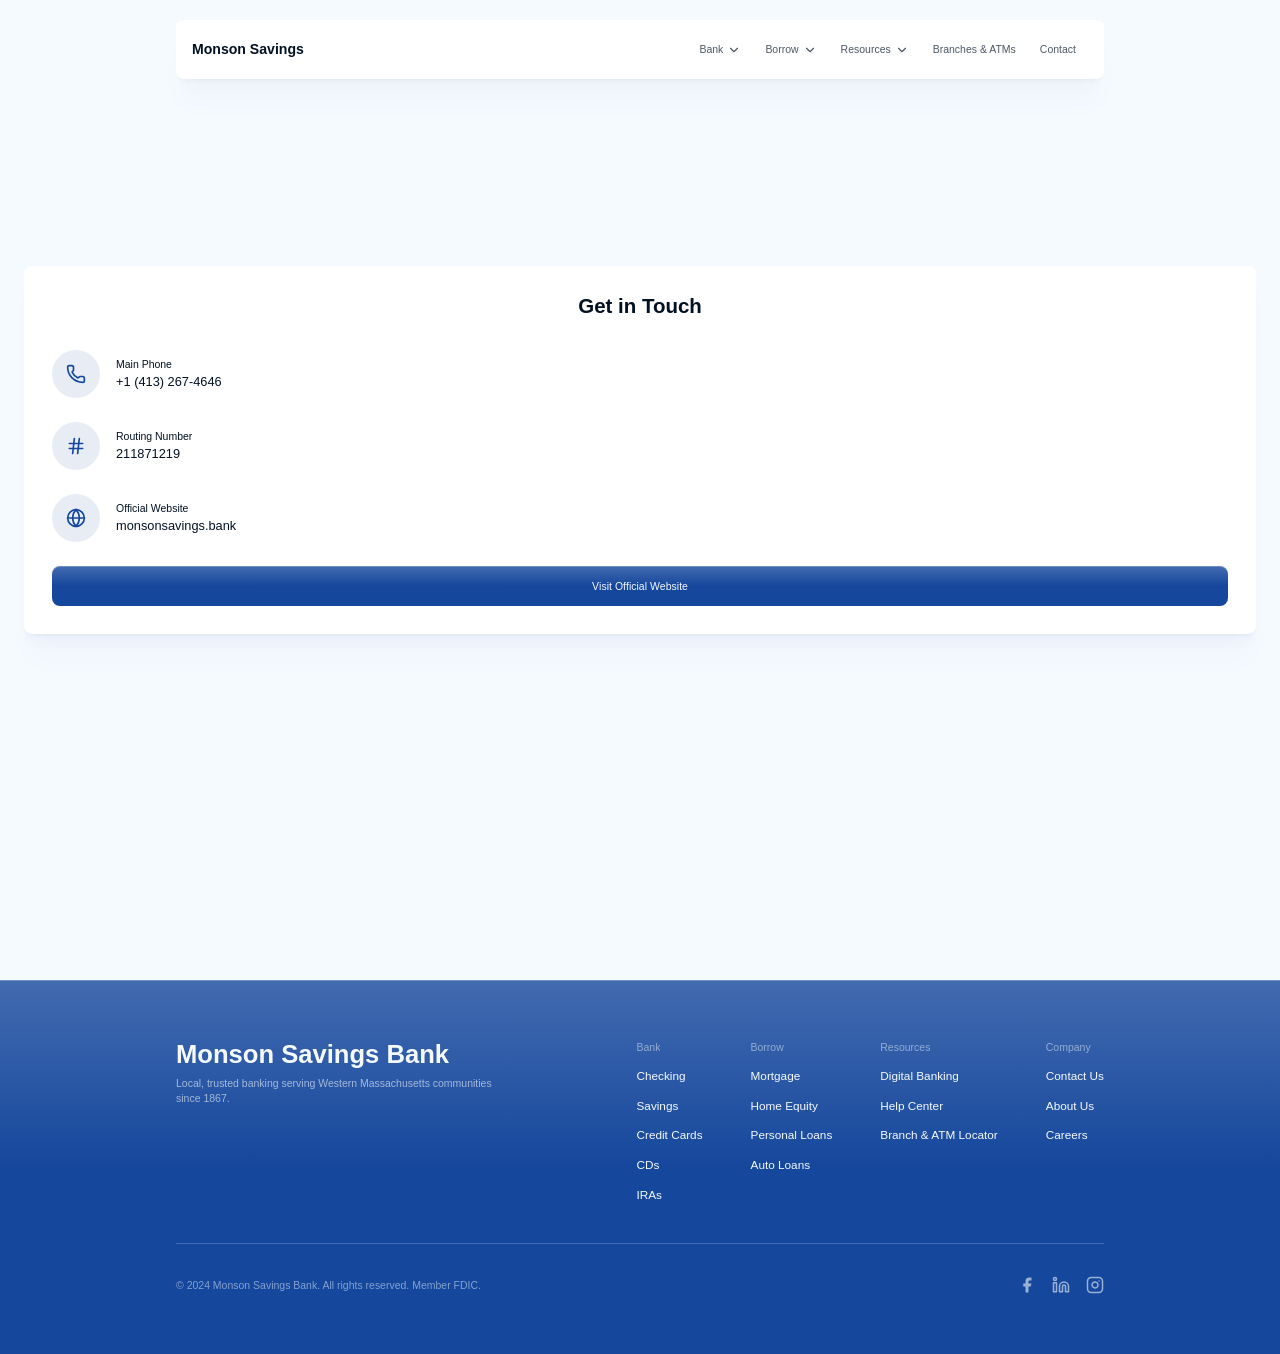
<file: contact/index.html>
<!DOCTYPE html><html lang="en"><head>
    

    

    <meta charset="UTF-8">
    
    
    <link href="css2.css" rel="stylesheet">
    
    <meta name="viewport" content="width=device-width, initial-scale=1.0">
    <title>Monson Savings Bank</title>
  <style type="text/css" data-vite-dev-id="/home/user/projects/2ec7f1ee-4b2e-4436-8aaa-5ab0b00922c7/src/index.css">@import url("css2-1.css");
@layer properties;
@layer theme, base, components, utilities;
@layer theme {
  :root, :host { --font-serif: ui-serif, Georgia, Cambria, "Times New Roman", Times, serif; --color-red-50: oklch(97.1% 0.013 17.38); --color-red-300: oklch(80.8% 0.114 19.571); --color-red-400: oklch(70.4% 0.191 22.216); --color-red-500: oklch(63.7% 0.237 25.331); --color-red-600: oklch(57.7% 0.245 27.325); --color-green-500: oklch(72.3% 0.219 149.579); --color-black: #000; --color-white: #fff; --spacing: 0.25rem; --container-xs: 20rem; --container-sm: 24rem; --container-md: 28rem; --container-lg: 32rem; --container-xl: 36rem; --container-4xl: 56rem; --container-7xl: 80rem; --text-xs: var(--text-xs); --text-xs--line-height: calc(1 / 0.75); --text-sm: var(--text-sm); --text-sm--line-height: calc(1.25 / 0.875); --text-base: var(--text-base); --text-base--line-height: calc(1.5 / 1); --text-lg: var(--text-lg); --text-lg--line-height: calc(1.75 / 1.125); --text-xl: var(--text-xl); --text-xl--line-height: calc(1.75 / 1.25); --text-2xl: var(--text-2xl); --text-2xl--line-height: calc(2 / 1.5); --text-3xl: var(--text-3xl); --text-3xl--line-height: calc(2.25 / 1.875); --text-4xl: var(--text-4xl); --text-4xl--line-height: calc(2.5 / 2.25); --text-5xl: var(--text-5xl); --text-5xl--line-height: 1; --text-6xl: var(--text-6xl); --text-6xl--line-height: 1; --text-7xl: var(--text-7xl); --text-7xl--line-height: 1; --text-8xl: var(--text-8xl); --text-8xl--line-height: 1; --text-9xl: var(--text-9xl); --text-9xl--line-height: 1; --font-weight-normal: 400; --font-weight-medium: 500; --font-weight-semibold: 600; --font-weight-bold: 700; --tracking-tight: -0.025em; --tracking-wide: 0.025em; --tracking-widest: 0.1em; --leading-tight: 1.25; --leading-snug: 1.375; --leading-normal: 1.5; --leading-relaxed: 1.625; --radius-xl: 0.75rem; --radius-2xl: 1rem; --radius-3xl: 1.5rem; --radius-4xl: 2rem; --drop-shadow-lg: 0 4px 4px rgb(0 0 0 / 0.15); --drop-shadow-2xl: 0 25px 25px rgb(0 0 0 / 0.15); --ease-out: cubic-bezier(0, 0, 0.2, 1); --ease-in-out: cubic-bezier(0.4, 0, 0.2, 1); --animate-spin: spin 1s linear infinite; --animate-pulse: pulse 2s cubic-bezier(0.4, 0, 0.6, 1) infinite; --blur-xs: 4px; --blur-sm: 8px; --blur-md: 12px; --blur-lg: 16px; --blur-xl: 24px; --blur-3xl: 64px; --perspective-distant: 1200px; --aspect-video: 16 / 9; --default-transition-duration: 150ms; --default-transition-timing-function: cubic-bezier(0.4, 0, 0.2, 1); --default-font-family: 'Nunito Sans', sans-serif; --default-mono-font-family: monospace; --radius: var(--radius); --color-background: var(--background); --color-card: var(--card); --color-foreground: var(--foreground); --color-primary-cta: var(--primary-cta); --color-primary-cta-text: var(--primary-cta-text); --color-secondary-cta: var(--secondary-cta); --color-accent: var(--accent); --color-background-accent: var(--background-accent); --width-content-width: var(--width-content-width); --width-carousel-padding: var(--width-carousel-padding); --width-carousel-padding-controls: var(--width-carousel-padding-controls); --width-carousel-item-2: var(--width-carousel-item-2); --width-carousel-item-3: var(--width-carousel-item-3); --width-carousel-item-4: var(--width-carousel-item-4); --text-2xs: var(--text-2xs); }
}
@layer base {
  *, ::after, ::before, ::backdrop, ::file-selector-button { box-sizing: border-box; margin: 0px; padding: 0px; border: 0px solid; }
  html, :host { line-height: 1.5; tab-size: 4; font-family: var(--default-font-family, ui-sans-serif, system-ui, sans-serif, "Apple Color Emoji", "Segoe UI Emoji", "Segoe UI Symbol", "Noto Color Emoji"); font-feature-settings: var(--default-font-feature-settings, normal); font-variation-settings: var(--default-font-variation-settings, normal); }
  hr { height: 0px; color: inherit; border-top-width: 1px; }
  abbr:where([title]) { text-decoration: underline dotted; }
  h1, h2, h3, h4, h5, h6 { font-size: inherit; font-weight: inherit; }
  a { color: inherit; text-decoration: inherit; }
  b, strong { font-weight: bolder; }
  code, kbd, samp, pre { font-family: var(--default-mono-font-family, ui-monospace, SFMono-Regular, Menlo, Monaco, Consolas, "Liberation Mono", "Courier New", monospace); font-feature-settings: var(--default-mono-font-feature-settings, normal); font-variation-settings: var(--default-mono-font-variation-settings, normal); font-size: 1em; }
  small { font-size: 80%; }
  sub, sup { font-size: 75%; line-height: 0; position: relative; vertical-align: baseline; }
  sub { bottom: -0.25em; }
  sup { top: -0.5em; }
  table { text-indent: 0px; border-color: inherit; border-collapse: collapse; }
  :focus-visible { outline: auto; }
  progress { vertical-align: baseline; }
  summary { display: list-item; }
  ol, ul, menu { list-style: none; }
  img, svg, video, canvas, audio, iframe, embed, object { display: block; vertical-align: middle; }
  img, video { max-width: 100%; height: auto; }
  button, input, select, optgroup, textarea, ::file-selector-button { font: inherit; letter-spacing: inherit; color: inherit; border-radius: 0px; background-color: transparent; opacity: 1; }
  :where(select:is([multiple], [size])) optgroup { font-weight: bolder; }
  :where(select:is([multiple], [size])) optgroup option { padding-inline-start: 20px; }
  ::file-selector-button { margin-inline-end: 4px; }
  ::placeholder { opacity: 1; }
  @supports (not (-webkit-appearance: -apple-pay-button)) or (contain-intrinsic-size: 1px) {
  ::placeholder {
  color: currentcolor;
  @supports (color: color-mix(in lab, red, red)) {
  color: color-mix(in oklab, currentcolor, transparent);
}
}
}
  textarea { resize: vertical; }
  ::-webkit-search-decoration { appearance: none; }
  ::-webkit-date-and-time-value { min-height: 1lh; text-align: inherit; }
  ::-webkit-datetime-edit { display: inline-flex; }
  ::-webkit-datetime-edit-fields-wrapper { padding: 0px; }
  ::-webkit-datetime-edit, ::-webkit-datetime-edit-year-field, ::-webkit-datetime-edit-month-field, ::-webkit-datetime-edit-day-field, ::-webkit-datetime-edit-hour-field, ::-webkit-datetime-edit-minute-field, ::-webkit-datetime-edit-second-field, ::-webkit-datetime-edit-millisecond-field, ::-webkit-datetime-edit-meridiem-field { padding-block: 0px; }
  ::-webkit-calendar-picker-indicator { line-height: 1; }
  :user-invalid { box-shadow: none; }
  button, input:where([type="button"], [type="reset"], [type="submit"]), ::file-selector-button { appearance: button; }
  ::-webkit-inner-spin-button, ::-webkit-outer-spin-button { height: auto; }
  [hidden]:where(:not([hidden="until-found"])) { display: none !important; }
}
@layer utilities {
  .\@container\/field-group { container: field-group / inline-size; }
  .pointer-events-auto { pointer-events: auto; }
  .pointer-events-none { pointer-events: none; }
  .invisible { visibility: hidden; }
  .visible { visibility: visible; }
  .sr-only { position: absolute; width: 1px; height: 1px; padding: 0px; margin: -1px; overflow: hidden; clip-path: inset(50%); white-space: nowrap; border-width: 0px; }
  .absolute { position: absolute; }
  .fixed { position: fixed; }
  .relative { position: relative; }
  .static { position: static; }
  .sticky { position: sticky; }
  .inset-0 { inset: calc(var(--spacing) * 0); }
  .inset-0\.5 { inset: calc(var(--spacing) * 0.5); }
  .inset-px { inset: 1px; }
  .-inset-x-px { inset-inline: -1px; }
  .inset-x-0 { inset-inline: calc(var(--spacing) * 0); }
  .inset-x-1 { inset-inline: calc(var(--spacing) * 1); }
  .inset-x-2 { inset-inline: calc(var(--spacing) * 2); }
  .inset-x-3 { inset-inline: calc(var(--spacing) * 3); }
  .inset-x-4 { inset-inline: calc(var(--spacing) * 4); }
  .inset-x-5 { inset-inline: calc(var(--spacing) * 5); }
  .inset-x-6 { inset-inline: calc(var(--spacing) * 6); }
  .inset-y-0 { inset-block: calc(var(--spacing) * 0); }
  .inset-y-1 { inset-block: calc(var(--spacing) * 1); }
  .start { inset-inline-start: var(--spacing); }
  .end { inset-inline-end: var(--spacing); }
  .-top-2 { top: calc(var(--spacing) * -2); }
  .-top-3 { top: calc(var(--spacing) * -3); }
  .-top-7 { top: calc(var(--spacing) * -7); }
  .-top-12 { top: calc(var(--spacing) * -12); }
  .-top-\[15\%\] { top: calc(-15%); }
  .-top-\[252px\] { top: calc(-252px); }
  .-top-\[352px\] { top: calc(-352px); }
  .-top-\[400px\] { top: calc(-400px); }
  .-top-\[571px\] { top: calc(-571px); }
  .top-0 { top: calc(var(--spacing) * 0); }
  .top-1 { top: calc(var(--spacing) * 1); }
  .top-1\.5 { top: calc(var(--spacing) * 1.5); }
  .top-1\/2 { top: calc(50%); }
  .top-2 { top: calc(var(--spacing) * 2); }
  .top-3 { top: calc(var(--spacing) * 3); }
  .top-3\.5 { top: calc(var(--spacing) * 3.5); }
  .top-4 { top: calc(var(--spacing) * 4); }
  .top-5 { top: calc(var(--spacing) * 5); }
  .top-8 { top: calc(var(--spacing) * 8); }
  .top-15\/100 { top: calc(15%); }
  .top-\[-20vh\] { top: -20vh; }
  .top-\[-30vh\] { top: -30vh; }
  .top-\[1px\] { top: 1px; }
  .top-\[5\%\] { top: 5%; }
  .top-\[25vw\] { top: 25vw; }
  .top-\[28\%\] { top: 28%; }
  .top-\[40\%\] { top: 40%; }
  .top-\[50\%\] { top: 50%; }
  .top-\[60\%\] { top: 60%; }
  .top-full { top: 100%; }
  .-right-2 { right: calc(var(--spacing) * -2); }
  .-right-3 { right: calc(var(--spacing) * -3); }
  .-right-12 { right: calc(var(--spacing) * -12); }
  .-right-\[33vw\] { right: calc(-33vw); }
  .-right-\[36vw\] { right: calc(-36vw); }
  .right-0 { right: calc(var(--spacing) * 0); }
  .right-1 { right: calc(var(--spacing) * 1); }
  .right-2 { right: calc(var(--spacing) * 2); }
  .right-3 { right: calc(var(--spacing) * 3); }
  .right-4 { right: calc(var(--spacing) * 4); }
  .right-5 { right: calc(var(--spacing) * 5); }
  .right-6 { right: calc(var(--spacing) * 6); }
  .right-\[2\.5vw\] { right: 2.5vw; }
  .right-\[5\%\] { right: 5%; }
  .right-\[calc\(\(100vw-var\(--width-content-width\)\)\/2\)\] { right: calc((100vw - var(--width-content-width)) / 2); }
  .right-full { right: 100%; }
  .-bottom-2 { bottom: calc(var(--spacing) * -2); }
  .-bottom-3 { bottom: calc(var(--spacing) * -3); }
  .-bottom-12 { bottom: calc(var(--spacing) * -12); }
  .-bottom-\[9vh\] { bottom: calc(-9vh); }
  .-bottom-\[46px\] { bottom: calc(-46px); }
  .-bottom-\[61vh\] { bottom: calc(-61vh); }
  .-bottom-\[62vh\] { bottom: calc(-62vh); }
  .-bottom-\[920px\] { bottom: calc(-920px); }
  .-bottom-px { bottom: -1px; }
  .bottom-0 { bottom: calc(var(--spacing) * 0); }
  .bottom-1 { bottom: calc(var(--spacing) * 1); }
  .bottom-2 { bottom: calc(var(--spacing) * 2); }
  .bottom-3 { bottom: calc(var(--spacing) * 3); }
  .bottom-4 { bottom: calc(var(--spacing) * 4); }
  .bottom-5 { bottom: calc(var(--spacing) * 5); }
  .bottom-6 { bottom: calc(var(--spacing) * 6); }
  .bottom-\[-40vh\] { bottom: -40vh; }
  .bottom-\[5\%\] { bottom: 5%; }
  .bottom-\[25vh\] { bottom: 25vh; }
  .bottom-\[calc\(var\(--spacing-4\)\+var\(--spacing-4\)\)\] { bottom: calc(var(--spacing-4) + var(--spacing-4)); }
  .bottom-full { bottom: 100%; }
  .-left-2 { left: calc(var(--spacing) * -2); }
  .-left-3 { left: calc(var(--spacing) * -3); }
  .-left-7 { left: calc(var(--spacing) * -7); }
  .-left-12 { left: calc(var(--spacing) * -12); }
  .-left-\[15\%\] { left: calc(-15%); }
  .-left-\[33vw\] { left: calc(-33vw); }
  .-left-\[36vw\] { left: calc(-36vw); }
  .-left-\[373px\] { left: calc(-373px); }
  .-left-full { left: -100%; }
  .left-0 { left: calc(var(--spacing) * 0); }
  .left-1 { left: calc(var(--spacing) * 1); }
  .left-1\/2 { left: calc(50%); }
  .left-2 { left: calc(var(--spacing) * 2); }
  .left-3 { left: calc(var(--spacing) * 3); }
  .left-4 { left: calc(var(--spacing) * 4); }
  .left-5 { left: calc(var(--spacing) * 5); }
  .left-6 { left: calc(var(--spacing) * 6); }
  .left-\[2vw\] { left: 2vw; }
  .left-\[5\%\] { left: 5%; }
  .left-\[50\%\] { left: 50%; }
  .left-\[calc\(\(100vw-var\(--width-content-width\)\)\/2\)\] { left: calc((100vw - var(--width-content-width)) / 2); }
  .left-\[calc\(50\%-7\.5px\)\] { left: calc(50% - 7.5px); }
  .left-\[calc\(50\%-10px\)\] { left: calc(50% - 10px); }
  .left-\[calc\(50\%-17\.5px\)\] { left: calc(50% - 17.5px); }
  .left-\[calc\(50\%-20px\)\] { left: calc(50% - 20px); }
  .left-\[calc\(50\%-432\.5px\)\] { left: calc(50% - 432.5px); }
  .left-\[calc\(50\%-599px\)\] { left: calc(50% - 599px); }
  .left-\[calc\(var\(--vw-1\)\*2\)\] { left: calc(var(--vw-1) * 2); }
  .left-full { left: 100%; }
  .isolate { isolation: isolate; }
  .-z-10 { z-index: calc(-10); }
  .z-0 { z-index: 0; }
  .z-1 { z-index: 1; }
  .z-2 { z-index: 2; }
  .z-10 { z-index: 10; }
  .z-20 { z-index: 20; }
  .z-30 { z-index: 30; }
  .z-40 { z-index: 40; }
  .z-50 { z-index: 50; }
  .z-100 { z-index: 100; }
  .z-110 { z-index: 110; }
  .z-999 { z-index: 999; }
  .z-1000 { z-index: 1000; }
  .z-1001 { z-index: 1001; }
  .z-99999 { z-index: 99999; }
  .z-\[1\] { z-index: 1; }
  .z-\[100\] { z-index: 100; }
  .z-\[99999\] { z-index: 99999; }
  .order-1 { order: 1; }
  .order-2 { order: 2; }
  .order-first { order: -9999; }
  .order-last { order: 9999; }
  .col-span-1 { grid-column: span 1 / span 1; }
  .col-start-1 { grid-column-start: 1; }
  .row-start-1 { grid-row-start: 1; }
  .container {
  width: 100%;
  @media (width >= 40rem) {
  max-width: 40rem;
}
  @media (width >= 48rem) {
  max-width: 48rem;
}
  @media (width >= 64rem) {
  max-width: 64rem;
}
  @media (width >= 80rem) {
  max-width: 80rem;
}
  @media (width >= 96rem) {
  max-width: 96rem;
}
}
  .\!m-0 { margin: calc(var(--spacing) * 0)  !important; }
  .m-0 { margin: calc(var(--spacing) * 0); }
  .m-1 { margin: calc(var(--spacing) * 1); }
  .m-8 { margin: calc(var(--spacing) * 8); }
  .m-9 { margin: calc(var(--spacing) * 9); }
  .m-10 { margin: calc(var(--spacing) * 10); }
  .m-12 { margin: calc(var(--spacing) * 12); }
  .m-16 { margin: calc(var(--spacing) * 16); }
  .-mx-1 { margin-inline: calc(var(--spacing) * -1); }
  .-mx-\[4\%\] { margin-inline: calc(-4%); }
  .mx-1 { margin-inline: calc(var(--spacing) * 1); }
  .mx-2 { margin-inline: calc(var(--spacing) * 2); }
  .mx-3 { margin-inline: calc(var(--spacing) * 3); }
  .mx-3\.5 { margin-inline: calc(var(--spacing) * 3.5); }
  .mx-\[0\.25em\] { margin-inline: 0.25em; }
  .mx-auto { margin-inline: auto; }
  .-my-2 { margin-block: calc(var(--spacing) * -2); }
  .my-0 { margin-block: calc(var(--spacing) * 0); }
  .my-0\.5 { margin-block: calc(var(--spacing) * 0.5); }
  .my-1 { margin-block: calc(var(--spacing) * 1); }
  .my-4 { margin-block: calc(var(--spacing) * 4); }
  .my-5 { margin-block: calc(var(--spacing) * 5); }
  .my-8 { margin-block: calc(var(--spacing) * 8); }
  .my-20 { margin-block: calc(var(--spacing) * 20); }
  .-mt-1 { margin-top: calc(var(--spacing) * -1); }
  .-mt-4 { margin-top: calc(var(--spacing) * -4); }
  .-mt-5 { margin-top: calc(var(--spacing) * -5); }
  .mt-0\.5 { margin-top: calc(var(--spacing) * 0.5); }
  .mt-0\.75 { margin-top: calc(var(--spacing) * 0.75); }
  .mt-1 { margin-top: calc(var(--spacing) * 1); }
  .mt-1\.5 { margin-top: calc(var(--spacing) * 1.5); }
  .mt-2 { margin-top: calc(var(--spacing) * 2); }
  .mt-3 { margin-top: calc(var(--spacing) * 3); }
  .mt-4 { margin-top: calc(var(--spacing) * 4); }
  .mt-5 { margin-top: calc(var(--spacing) * 5); }
  .mt-6 { margin-top: calc(var(--spacing) * 6); }
  .mt-8 { margin-top: calc(var(--spacing) * 8); }
  .mt-12 { margin-top: calc(var(--spacing) * 12); }
  .mt-20 { margin-top: calc(var(--spacing) * 20); }
  .mt-24 { margin-top: calc(var(--spacing) * 24); }
  .mt-\[-0\.25em\] { margin-top: -0.25em; }
  .mt-auto { margin-top: auto; }
  .mr-1 { margin-right: calc(var(--spacing) * 1); }
  .mr-2 { margin-right: calc(var(--spacing) * 2); }
  .mr-3 { margin-right: calc(var(--spacing) * 3); }
  .mr-5 { margin-right: calc(var(--spacing) * 5); }
  .-mb-\[0\.1em\] { margin-bottom: calc(-0.1em); }
  .mb-0\.5 { margin-bottom: calc(var(--spacing) * 0.5); }
  .mb-1 { margin-bottom: calc(var(--spacing) * 1); }
  .mb-2 { margin-bottom: calc(var(--spacing) * 2); }
  .mb-3 { margin-bottom: calc(var(--spacing) * 3); }
  .mb-4 { margin-bottom: calc(var(--spacing) * 4); }
  .mb-5 { margin-bottom: calc(var(--spacing) * 5); }
  .mb-6 { margin-bottom: calc(var(--spacing) * 6); }
  .mb-8 { margin-bottom: calc(var(--spacing) * 8); }
  .mb-10 { margin-bottom: calc(var(--spacing) * 10); }
  .mb-20 { margin-bottom: calc(var(--spacing) * 20); }
  .-ml-3 { margin-left: calc(var(--spacing) * -3); }
  .-ml-4 { margin-left: calc(var(--spacing) * -4); }
  .-ml-5 { margin-left: calc(var(--spacing) * -5); }
  .-ml-15 { margin-left: calc(var(--spacing) * -15); }
  .ml-1 { margin-left: calc(var(--spacing) * 1); }
  .ml-2 { margin-left: calc(var(--spacing) * 2); }
  .ml-4 { margin-left: calc(var(--spacing) * 4); }
  .ml-auto { margin-left: auto; }
  .line-clamp-2 { overflow: hidden; display: -webkit-box; -moz-box-orient: vertical; -webkit-line-clamp: 2; }
  .line-clamp-3 { overflow: hidden; display: -webkit-box; -moz-box-orient: vertical; -webkit-line-clamp: 3; }
  .block { display: block; }
  .flex { display: flex; }
  .grid { display: grid; }
  .hidden { display: none; }
  .inline { display: inline; }
  .inline-block { display: inline-block; }
  .inline-flex { display: inline-flex; }
  .table { display: table; }
  .aspect-2\/1 { aspect-ratio: 2 / 1; }
  .aspect-3\/2 { aspect-ratio: 3 / 2; }
  .aspect-3\/4 { aspect-ratio: 3 / 4; }
  .aspect-4\/3 { aspect-ratio: 4 / 3; }
  .aspect-4\/5 { aspect-ratio: 4 / 5; }
  .aspect-5\/6 { aspect-ratio: 5 / 6; }
  .aspect-6\/7 { aspect-ratio: 6 / 7; }
  .aspect-9\/16 { aspect-ratio: 9 / 16; }
  .aspect-square { aspect-ratio: 1 / 1; }
  .aspect-video { aspect-ratio: var(--aspect-video); }
  .size-1\/2 { width: calc(50%); height: calc(50%); }
  .size-2 { width: calc(var(--spacing) * 2); height: calc(var(--spacing) * 2); }
  .size-2\.5 { width: calc(var(--spacing) * 2.5); height: calc(var(--spacing) * 2.5); }
  .size-3 { width: calc(var(--spacing) * 3); height: calc(var(--spacing) * 3); }
  .size-3\.5 { width: calc(var(--spacing) * 3.5); height: calc(var(--spacing) * 3.5); }
  .size-4 { width: calc(var(--spacing) * 4); height: calc(var(--spacing) * 4); }
  .size-4\/10 { width: calc(40%); height: calc(40%); }
  .size-5 { width: calc(var(--spacing) * 5); height: calc(var(--spacing) * 5); }
  .size-6 { width: calc(var(--spacing) * 6); height: calc(var(--spacing) * 6); }
  .size-7 { width: calc(var(--spacing) * 7); height: calc(var(--spacing) * 7); }
  .size-8 { width: calc(var(--spacing) * 8); height: calc(var(--spacing) * 8); }
  .size-9 { width: calc(var(--spacing) * 9); height: calc(var(--spacing) * 9); }
  .size-10 { width: calc(var(--spacing) * 10); height: calc(var(--spacing) * 10); }
  .size-12 { width: calc(var(--spacing) * 12); height: calc(var(--spacing) * 12); }
  .size-14 { width: calc(var(--spacing) * 14); height: calc(var(--spacing) * 14); }
  .size-16 { width: calc(var(--spacing) * 16); height: calc(var(--spacing) * 16); }
  .size-18 { width: calc(var(--spacing) * 18); height: calc(var(--spacing) * 18); }
  .size-20 { width: calc(var(--spacing) * 20); height: calc(var(--spacing) * 20); }
  .size-22 { width: calc(var(--spacing) * 22); height: calc(var(--spacing) * 22); }
  .size-24 { width: calc(var(--spacing) * 24); height: calc(var(--spacing) * 24); }
  .size-40 { width: calc(var(--spacing) * 40); height: calc(var(--spacing) * 40); }
  .size-60 { width: calc(var(--spacing) * 60); height: calc(var(--spacing) * 60); }
  .size-80 { width: calc(var(--spacing) * 80); height: calc(var(--spacing) * 80); }
  .size-100 { width: calc(var(--spacing) * 100); height: calc(var(--spacing) * 100); }
  .size-\[--cell-size\] { }
  .size-\[1em\] { width: 1em; height: 1em; }
  .size-full { width: 100%; height: 100%; }
  .h-\(--text-7xl\) { height: var(--text-7xl); }
  .h-\(--text-base\) { height: var(--text-base); }
  .h-\(--text-sm\) { height: var(--text-sm); }
  .h-\(--text-xl\) { height: var(--text-xl); }
  .h-0\.5 { height: calc(var(--spacing) * 0.5); }
  .h-1 { height: calc(var(--spacing) * 1); }
  .h-1\.5 { height: calc(var(--spacing) * 1.5); }
  .h-1\/2 { height: calc(50%); }
  .h-1\/3 { height: calc(33.3333%); }
  .h-2 { height: calc(var(--spacing) * 2); }
  .h-2\.5 { height: calc(var(--spacing) * 2.5); }
  .h-2\/5 { height: calc(40%); }
  .h-3 { height: calc(var(--spacing) * 3); }
  .h-3\.5 { height: calc(var(--spacing) * 3.5); }
  .h-4 { height: calc(var(--spacing) * 4); }
  .h-4\/5 { height: calc(80%); }
  .h-5 { height: calc(var(--spacing) * 5); }
  .h-5\/10 { height: calc(50%); }
  .h-6 { height: calc(var(--spacing) * 6); }
  .h-7 { height: calc(var(--spacing) * 7); }
  .h-8 { height: calc(var(--spacing) * 8); }
  .h-9 { height: calc(var(--spacing) * 9); }
  .h-10 { height: calc(var(--spacing) * 10); }
  .h-11 { height: calc(var(--spacing) * 11); }
  .h-12 { height: calc(var(--spacing) * 12); }
  .h-13 { height: calc(var(--spacing) * 13); }
  .h-14 { height: calc(var(--spacing) * 14); }
  .h-15 { height: calc(var(--spacing) * 15); }
  .h-20 { height: calc(var(--spacing) * 20); }
  .h-30 { height: calc(var(--spacing) * 30); }
  .h-36 { height: calc(var(--spacing) * 36); }
  .h-48 { height: calc(var(--spacing) * 48); }
  .h-60 { height: calc(var(--spacing) * 60); }
  .h-70\/100 { height: calc(70%); }
  .h-72 { height: calc(var(--spacing) * 72); }
  .h-80 { height: calc(var(--spacing) * 80); }
  .h-90 { height: calc(var(--spacing) * 90); }
  .h-96 { height: calc(var(--spacing) * 96); }
  .h-100 { height: calc(var(--spacing) * 100); }
  .h-150 { height: calc(var(--spacing) * 150); }
  .h-\[--cell-size\] { }
  .h-\[1em\] { height: 1em; }
  .h-\[1px\] { height: 1px; }
  .h-\[12vh\] { height: 12vh; }
  .h-\[20em\] { height: 20em; }
  .h-\[50svh\] { height: 50svh; }
  .h-\[50vh\] { height: 50vh; }
  .h-\[70vh\] { height: 70vh; }
  .h-\[90svh\] { height: 90svh; }
  .h-\[92px\] { height: 92px; }
  .h-\[105vh\] { height: 105vh; }
  .h-\[110vh\] { height: 110vh; }
  .h-\[120\%\] { height: 120%; }
  .h-\[129vh\] { height: 129vh; }
  .h-\[130\%\] { height: 130%; }
  .h-\[140vw\] { height: 140vw; }
  .h-\[150vh\] { height: 150vh; }
  .h-\[150vw\] { height: 150vw; }
  .h-\[179vh\] { height: 179vh; }
  .h-\[300vh\] { height: 300vh; }
  .h-\[450px\] { height: 450px; }
  .h-\[929px\] { height: 929px; }
  .h-\[calc\(var\(--text-base\)\*1\.25\)\] { height: calc(var(--text-base) * 1.25); }
  .h-\[var\(--radix-navigation-menu-viewport-height\)\] { height: var(--radix-navigation-menu-viewport-height); }
  .h-\[var\(--radix-select-trigger-height\)\] { height: var(--radix-select-trigger-height); }
  .h-auto { height: auto; }
  .h-fit { height: fit-content; }
  .h-full { height: 100%; }
  .h-max { height: max-content; }
  .h-px { height: 1px; }
  .h-screen { height: 100vh; }
  .h-svh { height: 100svh; }
  .max-h-96 { max-height: calc(var(--spacing) * 96); }
  .max-h-\[--radix-context-menu-content-available-height\] { }
  .max-h-\[300px\] { max-height: 300px; }
  .max-h-\[var\(--radix-dropdown-menu-content-available-height\)\] { max-height: var(--radix-dropdown-menu-content-available-height); }
  .max-h-screen { max-height: 100vh; }
  .min-h-0 { min-height: calc(var(--spacing) * 0); }
  .min-h-8 { min-height: calc(var(--spacing) * 8); }
  .min-h-9 { min-height: calc(var(--spacing) * 9); }
  .min-h-10 { min-height: calc(var(--spacing) * 10); }
  .min-h-24 { min-height: calc(var(--spacing) * 24); }
  .min-h-60 { min-height: calc(var(--spacing) * 60); }
  .min-h-70 { min-height: calc(var(--spacing) * 70); }
  .min-h-80 { min-height: calc(var(--spacing) * 80); }
  .min-h-100 { min-height: calc(var(--spacing) * 100); }
  .min-h-\[60px\] { min-height: 60px; }
  .min-h-\[80px\] { min-height: 80px; }
  .min-h-svh { min-height: 100svh; }
  .w-0 { width: calc(var(--spacing) * 0); }
  .w-0\.5 { width: calc(var(--spacing) * 0.5); }
  .w-1 { width: calc(var(--spacing) * 1); }
  .w-1\/2 { width: calc(50%); }
  .w-1\/3 { width: calc(33.3333%); }
  .w-2 { width: calc(var(--spacing) * 2); }
  .w-2\.5 { width: calc(var(--spacing) * 2.5); }
  .w-2\/5 { width: calc(40%); }
  .w-3 { width: calc(var(--spacing) * 3); }
  .w-3\.5 { width: calc(var(--spacing) * 3.5); }
  .w-3\/4 { width: calc(75%); }
  .w-3\/5 { width: calc(60%); }
  .w-4 { width: calc(var(--spacing) * 4); }
  .w-4\/5 { width: calc(80%); }
  .w-5 { width: calc(var(--spacing) * 5); }
  .w-6 { width: calc(var(--spacing) * 6); }
  .w-6\/10 { width: calc(60%); }
  .w-7 { width: calc(var(--spacing) * 7); }
  .w-7xl { width: var(--container-7xl); }
  .w-8 { width: calc(var(--spacing) * 8); }
  .w-9 { width: calc(var(--spacing) * 9); }
  .w-9\/10 { width: calc(90%); }
  .w-10 { width: calc(var(--spacing) * 10); }
  .w-11 { width: calc(var(--spacing) * 11); }
  .w-12 { width: calc(var(--spacing) * 12); }
  .w-14 { width: calc(var(--spacing) * 14); }
  .w-20 { width: calc(var(--spacing) * 20); }
  .w-24 { width: calc(var(--spacing) * 24); }
  .w-25\/100 { width: calc(25%); }
  .w-28 { width: calc(var(--spacing) * 28); }
  .w-48 { width: calc(var(--spacing) * 48); }
  .w-60 { width: calc(var(--spacing) * 60); }
  .w-64 { width: calc(var(--spacing) * 64); }
  .w-65\/100 { width: calc(65%); }
  .w-72 { width: calc(var(--spacing) * 72); }
  .w-75\/100 { width: calc(75%); }
  .w-80 { width: calc(var(--spacing) * 80); }
  .w-95\/100 { width: calc(95%); }
  .w-96 { width: calc(var(--spacing) * 96); }
  .w-100 { width: calc(var(--spacing) * 100); }
  .w-\[--cell-size\] { }
  .w-\[--sidebar-width\] { }
  .w-\[1px\] { width: 1px; }
  .w-\[9vw\] { width: 9vw; }
  .w-\[10vw\] { width: 10vw; }
  .w-\[12\.5vw\] { width: 12.5vw; }
  .w-\[15em\] { width: 15em; }
  .w-\[15px\] { width: 15px; }
  .w-\[15vw\] { width: 15vw; }
  .w-\[20px\] { width: 20px; }
  .w-\[23\%\] { width: 23%; }
  .w-\[35\%\] { width: 35%; }
  .w-\[35px\] { width: 35px; }
  .w-\[40px\] { width: 40px; }
  .w-\[45vw\] { width: 45vw; }
  .w-\[49vw\] { width: 49vw; }
  .w-\[50vw\] { width: 50vw; }
  .w-\[55\%\] { width: 55%; }
  .w-\[70\%\] { width: 70%; }
  .w-\[100px\] { width: 100px; }
  .w-\[120vw\] { width: 120vw; }
  .w-\[130\%\] { width: 130%; }
  .w-\[150vw\] { width: 150vw; }
  .w-\[160px\] { width: 160px; }
  .w-\[865px\] { width: 865px; }
  .w-\[1142px\] { width: 1142px; }
  .w-\[1198px\] { width: 1198px; }
  .w-auto { width: auto; }
  .w-carousel-item-3 { width: var(--width-carousel-item-3); }
  .w-carousel-item-4 { width: var(--width-carousel-item-4); }
  .w-carousel-padding { width: var(--width-carousel-padding); }
  .w-carousel-padding-controls { width: var(--width-carousel-padding-controls); }
  .w-content-width { width: var(--width-content-width); }
  .w-fit { width: fit-content; }
  .w-full { width: 100%; }
  .w-lg { width: var(--container-lg); }
  .w-max { width: max-content; }
  .w-md { width: var(--container-md); }
  .w-px { width: 1px; }
  .w-screen { width: 100vw; }
  .w-xs { width: var(--container-xs); }
  .max-w-3\/4 { max-width: calc(75%); }
  .max-w-9\/10 { max-width: calc(90%); }
  .max-w-\[--skeleton-width\] { }
  .max-w-\[82px\] { max-width: 82px; }
  .max-w-\[95\%\] { max-width: 95%; }
  .max-w-\[340px\] { max-width: 340px; }
  .max-w-\[420px\] { max-width: 420px; }
  .max-w-full { max-width: 100%; }
  .max-w-lg { max-width: var(--container-lg); }
  .max-w-max { max-width: max-content; }
  .max-w-sm { max-width: var(--container-sm); }
  .max-w-xl { max-width: var(--container-xl); }
  .max-w-xs { max-width: var(--container-xs); }
  .min-w-0 { min-width: calc(var(--spacing) * 0); }
  .min-w-5 { min-width: calc(var(--spacing) * 5); }
  .min-w-8 { min-width: calc(var(--spacing) * 8); }
  .min-w-9 { min-width: calc(var(--spacing) * 9); }
  .min-w-10 { min-width: calc(var(--spacing) * 10); }
  .min-w-32 { min-width: calc(var(--spacing) * 32); }
  .min-w-\[--cell-size\] { }
  .min-w-\[8rem\] { min-width: 8rem; }
  .min-w-\[12rem\] { min-width: 12rem; }
  .min-w-\[30px\] { min-width: 30px; }
  .min-w-\[var\(--radix-select-trigger-width\)\] { min-width: var(--radix-select-trigger-width); }
  .flex-1 { flex: 1 1 0%; }
  .flex-none { flex: 0 0 auto; }
  .shrink-0 { flex-shrink: 0; }
  .flex-grow { flex-grow: 1; }
  .grow { flex-grow: 1; }
  .grow-0 { flex-grow: 0; }
  .basis-full { flex-basis: 100%; }
  .caption-bottom { caption-side: bottom; }
  .border-collapse { border-collapse: collapse; }
  .origin-\[--radix-context-menu-content-transform-origin\] { }
  .origin-\[--radix-dropdown-menu-content-transform-origin\] { }
  .origin-\[--radix-hover-card-content-transform-origin\] { }
  .origin-\[--radix-menubar-content-transform-origin\] { }
  .origin-\[--radix-popover-content-transform-origin\] { }
  .origin-center { transform-origin: center center 0px; }
  .origin-left { transform-origin: 0px center 0px; }
  .origin-top { transform-origin: center top 0px; }
  .origin-top-right { transform-origin: 100% 0px 0px; }
  .-translate-x-1\/2 { --tw-translate-x: calc(calc(1 / 2 * 100%) * -1); translate: var(--tw-translate-x) var(--tw-translate-y); }
  .-translate-x-1\/4 { --tw-translate-x: calc(calc(1 / 4 * 100%) * -1); translate: var(--tw-translate-x) var(--tw-translate-y); }
  .-translate-x-3 { --tw-translate-x: calc(var(--spacing) * -3); translate: var(--tw-translate-x) var(--tw-translate-y); }
  .-translate-x-5 { --tw-translate-x: calc(var(--spacing) * -5); translate: var(--tw-translate-x) var(--tw-translate-y); }
  .-translate-x-6 { --tw-translate-x: calc(var(--spacing) * -6); translate: var(--tw-translate-x) var(--tw-translate-y); }
  .-translate-x-10 { --tw-translate-x: calc(var(--spacing) * -10); translate: var(--tw-translate-x) var(--tw-translate-y); }
  .-translate-x-\[12\%\] { --tw-translate-x: calc(12% * -1); translate: var(--tw-translate-x) var(--tw-translate-y); }
  .-translate-x-\[120\%\] { --tw-translate-x: calc(120% * -1); translate: var(--tw-translate-x) var(--tw-translate-y); }
  .-translate-x-\[calc\(-100\%\+2rem\)\] { --tw-translate-x: calc(calc(-100% + 2rem) * -1); translate: var(--tw-translate-x) var(--tw-translate-y); }
  .-translate-x-px { --tw-translate-x: -1px; translate: var(--tw-translate-x) var(--tw-translate-y); }
  .translate-x-0\.5 { --tw-translate-x: calc(var(--spacing) * 0.5); translate: var(--tw-translate-x) var(--tw-translate-y); }
  .translate-x-1\/2 { --tw-translate-x: calc(1 / 2 * 100%); translate: var(--tw-translate-x) var(--tw-translate-y); }
  .translate-x-1\/4 { --tw-translate-x: calc(1 / 4 * 100%); translate: var(--tw-translate-x) var(--tw-translate-y); }
  .translate-x-5 { --tw-translate-x: calc(var(--spacing) * 5); translate: var(--tw-translate-x) var(--tw-translate-y); }
  .translate-x-6 { --tw-translate-x: calc(var(--spacing) * 6); translate: var(--tw-translate-x) var(--tw-translate-y); }
  .translate-x-16 { --tw-translate-x: calc(var(--spacing) * 16); translate: var(--tw-translate-x) var(--tw-translate-y); }
  .translate-x-32 { --tw-translate-x: calc(var(--spacing) * 32); translate: var(--tw-translate-x) var(--tw-translate-y); }
  .translate-x-\[-50\%\] { --tw-translate-x: -50%; translate: var(--tw-translate-x) var(--tw-translate-y); }
  .translate-x-\[12\%\] { --tw-translate-x: 12%; translate: var(--tw-translate-x) var(--tw-translate-y); }
  .translate-x-px { --tw-translate-x: 1px; translate: var(--tw-translate-x) var(--tw-translate-y); }
  .-translate-y-1 { --tw-translate-y: calc(var(--spacing) * -1); translate: var(--tw-translate-x) var(--tw-translate-y); }
  .-translate-y-1\/2 { --tw-translate-y: calc(calc(1 / 2 * 100%) * -1); translate: var(--tw-translate-x) var(--tw-translate-y); }
  .-translate-y-5 { --tw-translate-y: calc(var(--spacing) * -5); translate: var(--tw-translate-x) var(--tw-translate-y); }
  .-translate-y-14 { --tw-translate-y: calc(var(--spacing) * -14); translate: var(--tw-translate-x) var(--tw-translate-y); }
  .-translate-y-\[8\%\] { --tw-translate-y: calc(8% * -1); translate: var(--tw-translate-x) var(--tw-translate-y); }
  .translate-y-0 { --tw-translate-y: calc(var(--spacing) * 0); translate: var(--tw-translate-x) var(--tw-translate-y); }
  .translate-y-1 { --tw-translate-y: calc(var(--spacing) * 1); translate: var(--tw-translate-x) var(--tw-translate-y); }
  .translate-y-1\/2 { --tw-translate-y: calc(1 / 2 * 100%); translate: var(--tw-translate-x) var(--tw-translate-y); }
  .translate-y-5 { --tw-translate-y: calc(var(--spacing) * 5); translate: var(--tw-translate-x) var(--tw-translate-y); }
  .translate-y-16 { --tw-translate-y: calc(var(--spacing) * 16); translate: var(--tw-translate-x) var(--tw-translate-y); }
  .translate-y-\[-50\%\] { --tw-translate-y: -50%; translate: var(--tw-translate-x) var(--tw-translate-y); }
  .translate-y-\[10\%\] { --tw-translate-y: 10%; translate: var(--tw-translate-x) var(--tw-translate-y); }
  .translate-y-full { --tw-translate-y: 100%; translate: var(--tw-translate-x) var(--tw-translate-y); }
  .scale-0 { --tw-scale-x: 0%; --tw-scale-y: 0%; --tw-scale-z: 0%; scale: var(--tw-scale-x) var(--tw-scale-y); }
  .scale-75 { --tw-scale-x: 75%; --tw-scale-y: 75%; --tw-scale-z: 75%; scale: var(--tw-scale-x) var(--tw-scale-y); }
  .scale-85 { --tw-scale-x: 85%; --tw-scale-y: 85%; --tw-scale-z: 85%; scale: var(--tw-scale-x) var(--tw-scale-y); }
  .scale-90 { --tw-scale-x: 90%; --tw-scale-y: 90%; --tw-scale-z: 90%; scale: var(--tw-scale-x) var(--tw-scale-y); }
  .scale-100 { --tw-scale-x: 100%; --tw-scale-y: 100%; --tw-scale-z: 100%; scale: var(--tw-scale-x) var(--tw-scale-y); }
  .scale-150 { --tw-scale-x: 150%; --tw-scale-y: 150%; --tw-scale-z: 150%; scale: var(--tw-scale-x) var(--tw-scale-y); }
  .scale-x-0 { --tw-scale-x: 0%; scale: var(--tw-scale-x) var(--tw-scale-y); }
  .scale-x-100 { --tw-scale-x: 100%; scale: var(--tw-scale-x) var(--tw-scale-y); }
  .-rotate-3 { rotate: calc(-3deg); }
  .-rotate-6 { rotate: calc(-6deg); }
  .-rotate-8 { rotate: calc(-8deg); }
  .-rotate-20 { rotate: calc(-20deg); }
  .-rotate-45 { rotate: calc(-45deg); }
  .-rotate-60 { rotate: calc(-60deg); }
  .-rotate-\[38deg\] { rotate: calc(-38deg); }
  .-rotate-\[52\.5deg\] { rotate: calc(-52.5deg); }
  .rotate-0 { rotate: 0deg; }
  .rotate-3 { rotate: 3deg; }
  .rotate-6 { rotate: 6deg; }
  .rotate-8 { rotate: 8deg; }
  .rotate-10 { rotate: 10deg; }
  .rotate-45 { rotate: 45deg; }
  .rotate-90 { rotate: 90deg; }
  .rotate-180 { rotate: 180deg; }
  .rotate-x-20 { --tw-rotate-x: rotateX(20deg); transform: var(--tw-rotate-x,) var(--tw-rotate-y,) var(--tw-rotate-z,) var(--tw-skew-x,) var(--tw-skew-y,); }
  .rotate-y-180 { --tw-rotate-y: rotateY(180deg); transform: var(--tw-rotate-x,) var(--tw-rotate-y,) var(--tw-rotate-z,) var(--tw-skew-x,) var(--tw-skew-y,); }
  .-skew-y-\[8deg\] { --tw-skew-y: skewY(calc(8deg * -1)); transform: var(--tw-rotate-x,) var(--tw-rotate-y,) var(--tw-rotate-z,) var(--tw-skew-x,) var(--tw-skew-y,); }
  .transform { transform: var(--tw-rotate-x,) var(--tw-rotate-y,) var(--tw-rotate-z,) var(--tw-skew-x,) var(--tw-skew-y,); }
  .transform-\[rotateY\(180deg\)\] { transform: rotateY(180deg); }
  .animate-\[cell-wave-pulse_4s_ease_infinite\] { animation: 4s infinite cell-wave-pulse; }
  .animate-pulse { animation: var(--animate-pulse); }
  .animate-spin { animation: var(--animate-spin); }
  .cursor-default { cursor: default; }
  .cursor-grab { cursor: grab; }
  .cursor-not-allowed { cursor: not-allowed; }
  .cursor-pointer { cursor: pointer; }
  .cursor-text { cursor: text; }
  .touch-none { touch-action: none; }
  .resize { resize: both; }
  .resize-none { resize: none; }
  .list-decimal { list-style-type: decimal; }
  .list-disc { list-style-type: disc; }
  .list-none { list-style-type: none; }
  .grid-cols-1 { grid-template-columns: repeat(1, minmax(0px, 1fr)); }
  .grid-cols-2 { grid-template-columns: repeat(2, minmax(0px, 1fr)); }
  .grid-cols-4 { grid-template-columns: repeat(4, minmax(0px, 1fr)); }
  .grid-cols-\[0fr\] { grid-template-columns: 0fr; }
  .grid-rows-\[0fr\] { grid-template-rows: 0fr; }
  .grid-rows-\[1fr\] { grid-template-rows: 1fr; }
  .flex-col { flex-direction: column; }
  .flex-col-reverse { flex-direction: column-reverse; }
  .flex-row { flex-direction: row; }
  .flex-row-reverse { flex-direction: row-reverse; }
  .flex-wrap { flex-wrap: wrap; }
  .place-content-center { place-content: center; }
  .place-items-center { place-items: center; }
  .items-baseline { align-items: baseline; }
  .items-center { align-items: center; }
  .items-end { align-items: flex-end; }
  .items-start { align-items: flex-start; }
  .items-stretch { align-items: stretch; }
  .justify-between { justify-content: space-between; }
  .justify-center { justify-content: center; }
  .justify-end { justify-content: flex-end; }
  .justify-start { justify-content: flex-start; }
  .gap-0 { gap: calc(var(--spacing) * 0); }
  .gap-1 { gap: calc(var(--spacing) * 1); }
  .gap-1\.5 { gap: calc(var(--spacing) * 1.5); }
  .gap-2 { gap: calc(var(--spacing) * 2); }
  .gap-2\.5 { gap: calc(var(--spacing) * 2.5); }
  .gap-3 { gap: calc(var(--spacing) * 3); }
  .gap-4 { gap: calc(var(--spacing) * 4); }
  .gap-5 { gap: calc(var(--spacing) * 5); }
  .gap-6 { gap: calc(var(--spacing) * 6); }
  .gap-7 { gap: calc(var(--spacing) * 7); }
  .gap-8 { gap: calc(var(--spacing) * 8); }
  .gap-9 { gap: calc(var(--spacing) * 9); }
  .gap-10 { gap: calc(var(--spacing) * 10); }
  .gap-12 { gap: calc(var(--spacing) * 12); }
  .gap-20 { gap: calc(var(--spacing) * 20); }
  .space-y-1 {
  :where(& > :not(:last-child)) { --tw-space-y-reverse: 0; margin-block-start: calc(calc(var(--spacing) * 1) * var(--tw-space-y-reverse)); margin-block-end: calc(calc(var(--spacing) * 1) * calc(1 - var(--tw-space-y-reverse))); }
}
  .space-y-1\.5 {
  :where(& > :not(:last-child)) { --tw-space-y-reverse: 0; margin-block-start: calc(calc(var(--spacing) * 1.5) * var(--tw-space-y-reverse)); margin-block-end: calc(calc(var(--spacing) * 1.5) * calc(1 - var(--tw-space-y-reverse))); }
}
  .space-y-2 {
  :where(& > :not(:last-child)) { --tw-space-y-reverse: 0; margin-block-start: calc(calc(var(--spacing) * 2) * var(--tw-space-y-reverse)); margin-block-end: calc(calc(var(--spacing) * 2) * calc(1 - var(--tw-space-y-reverse))); }
}
  .space-y-4 {
  :where(& > :not(:last-child)) { --tw-space-y-reverse: 0; margin-block-start: calc(calc(var(--spacing) * 4) * var(--tw-space-y-reverse)); margin-block-end: calc(calc(var(--spacing) * 4) * calc(1 - var(--tw-space-y-reverse))); }
}
  .-space-x-2 {
  :where(& > :not(:last-child)) { --tw-space-x-reverse: 0; margin-inline-start: calc(calc(var(--spacing) * -2) * var(--tw-space-x-reverse)); margin-inline-end: calc(calc(var(--spacing) * -2) * calc(1 - var(--tw-space-x-reverse))); }
}
  .space-x-1 {
  :where(& > :not(:last-child)) { --tw-space-x-reverse: 0; margin-inline-start: calc(calc(var(--spacing) * 1) * var(--tw-space-x-reverse)); margin-inline-end: calc(calc(var(--spacing) * 1) * calc(1 - var(--tw-space-x-reverse))); }
}
  .space-x-4 {
  :where(& > :not(:last-child)) { --tw-space-x-reverse: 0; margin-inline-start: calc(calc(var(--spacing) * 4) * var(--tw-space-x-reverse)); margin-inline-end: calc(calc(var(--spacing) * 4) * calc(1 - var(--tw-space-x-reverse))); }
}
  .gap-y-4 { row-gap: calc(var(--spacing) * 4); }
  .gap-y-10 { row-gap: calc(var(--spacing) * 10); }
  .divide-y {
  :where(& > :not(:last-child)) { --tw-divide-y-reverse: 0; border-bottom-style: var(--tw-border-style); border-top-style: var(--tw-border-style); border-top-width: calc(1px * var(--tw-divide-y-reverse)); border-bottom-width: calc(1px * calc(1 - var(--tw-divide-y-reverse))); }
}
  .divide-accent {
  :where(& > :not(:last-child)) { border-color: var(--accent); }
}
  .self-end { align-self: flex-end; }
  .self-stretch { align-self: stretch; }
  .truncate { overflow: hidden; text-overflow: ellipsis; white-space: nowrap; }
  .overflow-auto { overflow: auto; }
  .overflow-clip { overflow: clip; }
  .overflow-hidden { overflow: hidden; }
  .overflow-visible { overflow: visible; }
  .overflow-x-hidden { overflow-x: hidden; }
  .overflow-y-auto { overflow-y: auto; }
  .rounded { border-radius: var(--radius); }
  .rounded-2xl { border-radius: var(--radius-2xl); }
  .rounded-3xl { border-radius: var(--radius-3xl); }
  .rounded-4xl { border-radius: var(--radius-4xl); }
  .rounded-\[0\.5rem\] { border-radius: 0.5rem; }
  .rounded-\[2px\] { border-radius: 2px; }
  .rounded-\[6px\] { border-radius: 6px; }
  .rounded-\[100\%\] { border-radius: 100%; }
  .rounded-\[calc\(var\(--radius\)-5px\)\] { border-radius: calc(var(--radius) - 5px); }
  .rounded-\[inherit\] { border-radius: inherit; }
  .rounded-full { border-radius: calc(infinity * 1px); }
  .rounded-full\! { border-radius: calc(infinity * 1px) !important; }
  .rounded-lg { border-radius: var(--radius); }
  .rounded-md { border-radius: calc(var(--radius) - 2px); }
  .rounded-none { border-radius: 0px; }
  .rounded-none\! { border-radius: 0px !important; }
  .rounded-sm { border-radius: calc(var(--radius) - 4px); }
  .rounded-xl { border-radius: var(--radius-xl); }
  .rounded-t { border-top-left-radius: var(--radius); border-top-right-radius: var(--radius); }
  .rounded-t-\[10px\] { border-top-left-radius: 10px; border-top-right-radius: 10px; }
  .rounded-t-lg { border-top-left-radius: var(--radius); border-top-right-radius: var(--radius); }
  .rounded-t-none { border-top-left-radius: 0px; border-top-right-radius: 0px; }
  .rounded-l { border-top-left-radius: var(--radius); border-bottom-left-radius: var(--radius); }
  .rounded-l-lg { border-top-left-radius: var(--radius); border-bottom-left-radius: var(--radius); }
  .rounded-l-md { border-top-left-radius: calc(var(--radius) - 2px); border-bottom-left-radius: calc(var(--radius) - 2px); }
  .rounded-l-none { border-top-left-radius: 0px; border-bottom-left-radius: 0px; }
  .rounded-tl-sm { border-top-left-radius: calc(var(--radius) - 4px); }
  .rounded-r { border-top-right-radius: var(--radius); border-bottom-right-radius: var(--radius); }
  .rounded-r-lg { border-top-right-radius: var(--radius); border-bottom-right-radius: var(--radius); }
  .rounded-r-md { border-top-right-radius: calc(var(--radius) - 2px); border-bottom-right-radius: calc(var(--radius) - 2px); }
  .rounded-r-none { border-top-right-radius: 0px; border-bottom-right-radius: 0px; }
  .rounded-b { border-bottom-right-radius: var(--radius); border-bottom-left-radius: var(--radius); }
  .rounded-br-none { border-bottom-right-radius: 0px; }
  .rounded-bl-none { border-bottom-left-radius: 0px; }
  .border { border-style: var(--tw-border-style); border-width: 1px; }
  .border-0 { border-style: var(--tw-border-style); border-width: 0px; }
  .border-1 { border-style: var(--tw-border-style); border-width: 1px; }
  .border-2 { border-style: var(--tw-border-style); border-width: 2px; }
  .border-\[1\.5px\] { border-style: var(--tw-border-style); border-width: 1.5px; }
  .border-y { border-block-style: var(--tw-border-style); border-block-width: 1px; }
  .border-t { border-top-style: var(--tw-border-style); border-top-width: 1px; }
  .border-r { border-right-style: var(--tw-border-style); border-right-width: 1px; }
  .border-b { border-bottom-style: var(--tw-border-style); border-bottom-width: 1px; }
  .border-l { border-left-style: var(--tw-border-style); border-left-width: 1px; }
  .border-dashed { --tw-border-style: dashed; border-style: dashed; }
  .border-none { --tw-border-style: none; border-style: none; }
  .\[border-color\:var\(--badge-outline\)\] { border-color: var(--badge-outline); }
  .\[border-color\:var\(--button-outline\)\] { border-color: var(--button-outline); }
  .border-\[--color-border\] { }
  .border-accent { border-color: var(--accent); }
  .border-accent\/40 {
  border-color: var(--accent);
  @supports (color: color-mix(in lab, red, red)) {
  border-color: color-mix(in oklab, var(--accent) 40%, transparent);
}
}
  .border-background { border-color: var(--background); }
  .border-background-accent { border-color: var(--background-accent); }
  .border-background-accent\/30 {
  border-color: var(--background-accent);
  @supports (color: color-mix(in lab, red, red)) {
  border-color: color-mix(in oklab, var(--background-accent) 30%, transparent);
}
}
  .border-background\/15 {
  border-color: var(--background);
  @supports (color: color-mix(in lab, red, red)) {
  border-color: color-mix(in oklab, var(--background) 15%, transparent);
}
}
  .border-background\/30 {
  border-color: var(--background);
  @supports (color: color-mix(in lab, red, red)) {
  border-color: color-mix(in oklab, var(--background) 30%, transparent);
}
}
  .border-current { border-color: currentcolor; }
  .border-foreground\/5 {
  border-color: var(--foreground);
  @supports (color: color-mix(in lab, red, red)) {
  border-color: color-mix(in oklab, var(--foreground) 5%, transparent);
}
}
  .border-foreground\/10 {
  border-color: var(--foreground);
  @supports (color: color-mix(in lab, red, red)) {
  border-color: color-mix(in oklab, var(--foreground) 10%, transparent);
}
}
  .border-foreground\/15 {
  border-color: var(--foreground);
  @supports (color: color-mix(in lab, red, red)) {
  border-color: color-mix(in oklab, var(--foreground) 15%, transparent);
}
}
  .border-foreground\/20 {
  border-color: var(--foreground);
  @supports (color: color-mix(in lab, red, red)) {
  border-color: color-mix(in oklab, var(--foreground) 20%, transparent);
}
}
  .border-primary-cta-text\/10 {
  border-color: var(--primary-cta-text);
  @supports (color: color-mix(in lab, red, red)) {
  border-color: color-mix(in oklab, var(--primary-cta-text) 10%, transparent);
}
}
  .border-primary-cta-text\/15 {
  border-color: var(--primary-cta-text);
  @supports (color: color-mix(in lab, red, red)) {
  border-color: color-mix(in oklab, var(--primary-cta-text) 15%, transparent);
}
}
  .border-primary-cta-text\/20 {
  border-color: var(--primary-cta-text);
  @supports (color: color-mix(in lab, red, red)) {
  border-color: color-mix(in oklab, var(--primary-cta-text) 20%, transparent);
}
}
  .border-transparent { border-color: transparent; }
  .border-white\/20 {
  border-color: color-mix(in srgb, rgb(255, 255, 255) 20%, transparent);
  @supports (color: color-mix(in lab, red, red)) {
  border-color: color-mix(in oklab, var(--color-white) 20%, transparent);
}
}
  .border-t-foreground { border-top-color: var(--foreground); }
  .border-t-transparent { border-top-color: transparent; }
  .border-l-transparent { border-left-color: transparent; }
  .bg-\[\#f3f3f3\] { background-color: rgb(243, 243, 243); }
  .bg-\[--color-bg\] { }
  .bg-accent { background-color: var(--accent); }
  .bg-accent\/20 {
  background-color: var(--accent);
  @supports (color: color-mix(in lab, red, red)) {
  background-color: color-mix(in oklab, var(--accent) 20%, transparent);
}
}
  .bg-accent\/50 {
  background-color: var(--accent);
  @supports (color: color-mix(in lab, red, red)) {
  background-color: color-mix(in oklab, var(--accent) 50%, transparent);
}
}
  .bg-background { background-color: var(--background); }
  .bg-background-accent { background-color: var(--background-accent); }
  .bg-background-accent\/10 {
  background-color: var(--background-accent);
  @supports (color: color-mix(in lab, red, red)) {
  background-color: color-mix(in oklab, var(--background-accent) 10%, transparent);
}
}
  .bg-background-accent\/15 {
  background-color: var(--background-accent);
  @supports (color: color-mix(in lab, red, red)) {
  background-color: color-mix(in oklab, var(--background-accent) 15%, transparent);
}
}
  .bg-background-accent\/20 {
  background-color: var(--background-accent);
  @supports (color: color-mix(in lab, red, red)) {
  background-color: color-mix(in oklab, var(--background-accent) 20%, transparent);
}
}
  .bg-background-accent\/50 {
  background-color: var(--background-accent);
  @supports (color: color-mix(in lab, red, red)) {
  background-color: color-mix(in oklab, var(--background-accent) 50%, transparent);
}
}
  .bg-background\/0 {
  background-color: var(--background);
  @supports (color: color-mix(in lab, red, red)) {
  background-color: color-mix(in oklab, var(--background) 0%, transparent);
}
}
  .bg-background\/8 {
  background-color: var(--background);
  @supports (color: color-mix(in lab, red, red)) {
  background-color: color-mix(in oklab, var(--background) 8%, transparent);
}
}
  .bg-background\/15 {
  background-color: var(--background);
  @supports (color: color-mix(in lab, red, red)) {
  background-color: color-mix(in oklab, var(--background) 15%, transparent);
}
}
  .bg-background\/20 {
  background-color: var(--background);
  @supports (color: color-mix(in lab, red, red)) {
  background-color: color-mix(in oklab, var(--background) 20%, transparent);
}
}
  .bg-background\/30 {
  background-color: var(--background);
  @supports (color: color-mix(in lab, red, red)) {
  background-color: color-mix(in oklab, var(--background) 30%, transparent);
}
}
  .bg-background\/50 {
  background-color: var(--background);
  @supports (color: color-mix(in lab, red, red)) {
  background-color: color-mix(in oklab, var(--background) 50%, transparent);
}
}
  .bg-background\/80 {
  background-color: var(--background);
  @supports (color: color-mix(in lab, red, red)) {
  background-color: color-mix(in oklab, var(--background) 80%, transparent);
}
}
  .bg-black\/20 {
  background-color: color-mix(in srgb, rgb(0, 0, 0) 20%, transparent);
  @supports (color: color-mix(in lab, red, red)) {
  background-color: color-mix(in oklab, var(--color-black) 20%, transparent);
}
}
  .bg-black\/30 {
  background-color: color-mix(in srgb, rgb(0, 0, 0) 30%, transparent);
  @supports (color: color-mix(in lab, red, red)) {
  background-color: color-mix(in oklab, var(--color-black) 30%, transparent);
}
}
  .bg-black\/80 {
  background-color: color-mix(in srgb, rgb(0, 0, 0) 80%, transparent);
  @supports (color: color-mix(in lab, red, red)) {
  background-color: color-mix(in oklab, var(--color-black) 80%, transparent);
}
}
  .bg-card { background-color: var(--card); }
  .bg-foreground { background-color: var(--foreground); }
  .bg-foreground\/5 {
  background-color: var(--foreground);
  @supports (color: color-mix(in lab, red, red)) {
  background-color: color-mix(in oklab, var(--foreground) 5%, transparent);
}
}
  .bg-foreground\/10 {
  background-color: var(--foreground);
  @supports (color: color-mix(in lab, red, red)) {
  background-color: color-mix(in oklab, var(--foreground) 10%, transparent);
}
}
  .bg-foreground\/20 {
  background-color: var(--foreground);
  @supports (color: color-mix(in lab, red, red)) {
  background-color: color-mix(in oklab, var(--foreground) 20%, transparent);
}
}
  .bg-foreground\/40 {
  background-color: var(--foreground);
  @supports (color: color-mix(in lab, red, red)) {
  background-color: color-mix(in oklab, var(--foreground) 40%, transparent);
}
}
  .bg-foreground\/50 {
  background-color: var(--foreground);
  @supports (color: color-mix(in lab, red, red)) {
  background-color: color-mix(in oklab, var(--foreground) 50%, transparent);
}
}
  .bg-green-500 { background-color: var(--color-green-500); }
  .bg-primary-cta-text { background-color: var(--primary-cta-text); }
  .bg-primary-cta-text\/10 {
  background-color: var(--primary-cta-text);
  @supports (color: color-mix(in lab, red, red)) {
  background-color: color-mix(in oklab, var(--primary-cta-text) 10%, transparent);
}
}
  .bg-primary-cta-text\/15 {
  background-color: var(--primary-cta-text);
  @supports (color: color-mix(in lab, red, red)) {
  background-color: color-mix(in oklab, var(--primary-cta-text) 15%, transparent);
}
}
  .bg-primary-cta-text\/20 {
  background-color: var(--primary-cta-text);
  @supports (color: color-mix(in lab, red, red)) {
  background-color: color-mix(in oklab, var(--primary-cta-text) 20%, transparent);
}
}
  .bg-primary-cta\/10 {
  background-color: var(--primary-cta);
  @supports (color: color-mix(in lab, red, red)) {
  background-color: color-mix(in oklab, var(--primary-cta) 10%, transparent);
}
}
  .bg-transparent { background-color: transparent; }
  .bg-white { background-color: var(--color-white); }
  .bg-white\/10 {
  background-color: color-mix(in srgb, rgb(255, 255, 255) 10%, transparent);
  @supports (color: color-mix(in lab, red, red)) {
  background-color: color-mix(in oklab, var(--color-white) 10%, transparent);
}
}
  .bg-white\/30 {
  background-color: color-mix(in srgb, rgb(255, 255, 255) 30%, transparent);
  @supports (color: color-mix(in lab, red, red)) {
  background-color: color-mix(in oklab, var(--color-white) 30%, transparent);
}
}
  .bg-linear-to-r {
  --tw-gradient-position: to right;
  @supports (background-image: linear-gradient(in lab, red, red)) {
  --tw-gradient-position: to right in oklab;
}
  background-image: linear-gradient(var(--tw-gradient-stops));
}
  .bg-linear-to-t {
  --tw-gradient-position: to top;
  @supports (background-image: linear-gradient(in lab, red, red)) {
  --tw-gradient-position: to top in oklab;
}
  background-image: linear-gradient(var(--tw-gradient-stops));
}
  .bg-gradient-to-br { --tw-gradient-position: to bottom right in oklab; background-image: linear-gradient(var(--tw-gradient-stops)); }
  .bg-gradient-to-r { --tw-gradient-position: to right in oklab; background-image: linear-gradient(var(--tw-gradient-stops)); }
  .bg-\[linear-gradient\(90deg\,var\(--color-primary-cta\)\,transparent\)\] { background-image: linear-gradient(90deg,var(--color-primary-cta),transparent); }
  .bg-\[linear-gradient\(180deg\,\#3d8bfa_0\%\,\#5ba2f9_100\%\)\] { background-image: linear-gradient(rgb(61, 139, 250) 0%, rgb(91, 162, 249) 100%); }
  .bg-\[linear-gradient\(270deg\,var\(--color-primary-cta\)\,transparent\)\] { background-image: linear-gradient(270deg,var(--color-primary-cta),transparent); }
  .bg-\[linear-gradient\(to_right\,color-mix\(in_srgb\,var\(--color-background-accent\)_17\.5\%\,transparent\)_1px\,transparent_1px\)\,linear-gradient\(to_bottom\,color-mix\(in_srgb\,var\(--color-background-accent\)_17\.5\%\,transparent\)_1px\,transparent_1px\)\] {
  background-image: linear-gradient(to right,var(--color-background-accent) 1px,transparent 1px),linear-gradient(to bottom,var(--color-background-accent) 1px,transparent 1px);
  @supports (color: color-mix(in lab, red, red)) {
  background-image: linear-gradient(to right,color-mix(in srgb,var(--color-background-accent) 17.5%,transparent) 1px,transparent 1px),linear-gradient(to bottom,color-mix(in srgb,var(--color-background-accent) 17.5%,transparent) 1px,transparent 1px);
}
}
  .bg-\[linear-gradient\(to_right\,color-mix\(in_srgb\,var\(--color-background-accent\)_20\%\,transparent\)_1px\,transparent_1px\)\,linear-gradient\(to_bottom\,color-mix\(in_srgb\,var\(--color-background-accent\)_10\%\,transparent\)_1px\,transparent_1px\)\] {
  background-image: linear-gradient(to right,var(--color-background-accent) 1px,transparent 1px),linear-gradient(to bottom,var(--color-background-accent) 1px,transparent 1px);
  @supports (color: color-mix(in lab, red, red)) {
  background-image: linear-gradient(to right,color-mix(in srgb,var(--color-background-accent) 20%,transparent) 1px,transparent 1px),linear-gradient(to bottom,color-mix(in srgb,var(--color-background-accent) 10%,transparent) 1px,transparent 1px);
}
}
  .bg-\[radial-gradient\(50\%_50\%_at_50\%_50\%\,var\(--color-background-accent\)_0\%\,transparent_100\%\)\] { background-image: radial-gradient(50% 50% at 50% 50%,var(--color-background-accent) 0%,transparent 100%); }
  .bg-\[radial-gradient\(130\%_130\%_at_50\%_15\%\,var\(--background\)_40\%\,var\(--color-background-accent\)_100\%\)\] { background-image: radial-gradient(130% 130% at 50% 15%,var(--background) 40%,var(--color-background-accent) 100%); }
.from-accent { --tw-gradient-from: var(--accent); --tw-gradient-stops: var(--tw-gradient-via-stops, var(--tw-gradient-position), var(--tw-gradient-from) var(--tw-gradient-from-position), var(--tw-gradient-to) var(--tw-gradient-to-position)); }
  .from-background { --tw-gradient-from: var(--background); --tw-gradient-stops: var(--tw-gradient-via-stops, var(--tw-gradient-position), var(--tw-gradient-from) var(--tw-gradient-from-position), var(--tw-gradient-to) var(--tw-gradient-to-position)); }
  .from-background\/60 {
  --tw-gradient-from: var(--background);
  @supports (color: color-mix(in lab, red, red)) {
  --tw-gradient-from: color-mix(in oklab, var(--background) 60%, transparent);
}
  --tw-gradient-stops: var(--tw-gradient-via-stops, var(--tw-gradient-position), var(--tw-gradient-from) var(--tw-gradient-from-position), var(--tw-gradient-to) var(--tw-gradient-to-position));
}
  .from-foreground { --tw-gradient-from: var(--foreground); --tw-gradient-stops: var(--tw-gradient-via-stops, var(--tw-gradient-position), var(--tw-gradient-from) var(--tw-gradient-from-position), var(--tw-gradient-to) var(--tw-gradient-to-position)); }
  .from-transparent { --tw-gradient-from: transparent; --tw-gradient-stops: var(--tw-gradient-via-stops, var(--tw-gradient-position), var(--tw-gradient-from) var(--tw-gradient-from-position), var(--tw-gradient-to) var(--tw-gradient-to-position)); }
  .via-background-accent\/10 {
  --tw-gradient-via: var(--background-accent);
  @supports (color: color-mix(in lab, red, red)) {
  --tw-gradient-via: color-mix(in oklab, var(--background-accent) 10%, transparent);
}
  --tw-gradient-via-stops: var(--tw-gradient-position), var(--tw-gradient-from) var(--tw-gradient-from-position), var(--tw-gradient-via) var(--tw-gradient-via-position), var(--tw-gradient-to) var(--tw-gradient-to-position); --tw-gradient-stops: var(--tw-gradient-via-stops);
}
  .via-foreground\/20 {
  --tw-gradient-via: var(--foreground);
  @supports (color: color-mix(in lab, red, red)) {
  --tw-gradient-via: color-mix(in oklab, var(--foreground) 20%, transparent);
}
  --tw-gradient-via-stops: var(--tw-gradient-position), var(--tw-gradient-from) var(--tw-gradient-from-position), var(--tw-gradient-via) var(--tw-gradient-via-position), var(--tw-gradient-to) var(--tw-gradient-to-position); --tw-gradient-stops: var(--tw-gradient-via-stops);
}
  .via-transparent { --tw-gradient-via: transparent; --tw-gradient-via-stops: var(--tw-gradient-position), var(--tw-gradient-from) var(--tw-gradient-from-position), var(--tw-gradient-via) var(--tw-gradient-via-position), var(--tw-gradient-to) var(--tw-gradient-to-position); --tw-gradient-stops: var(--tw-gradient-via-stops); }
  .to-accent\/50 {
  --tw-gradient-to: var(--accent);
  @supports (color: color-mix(in lab, red, red)) {
  --tw-gradient-to: color-mix(in oklab, var(--accent) 50%, transparent);
}
  --tw-gradient-stops: var(--tw-gradient-via-stops, var(--tw-gradient-position), var(--tw-gradient-from) var(--tw-gradient-from-position), var(--tw-gradient-to) var(--tw-gradient-to-position));
}
  .to-background-accent\/20 {
  --tw-gradient-to: var(--background-accent);
  @supports (color: color-mix(in lab, red, red)) {
  --tw-gradient-to: color-mix(in oklab, var(--background-accent) 20%, transparent);
}
  --tw-gradient-stops: var(--tw-gradient-via-stops, var(--tw-gradient-position), var(--tw-gradient-from) var(--tw-gradient-from-position), var(--tw-gradient-to) var(--tw-gradient-to-position));
}
  .to-background\/0 {
  --tw-gradient-to: var(--background);
  @supports (color: color-mix(in lab, red, red)) {
  --tw-gradient-to: color-mix(in oklab, var(--background) 0%, transparent);
}
  --tw-gradient-stops: var(--tw-gradient-via-stops, var(--tw-gradient-position), var(--tw-gradient-from) var(--tw-gradient-from-position), var(--tw-gradient-to) var(--tw-gradient-to-position));
}
  .to-primary-cta { --tw-gradient-to: var(--primary-cta); --tw-gradient-stops: var(--tw-gradient-via-stops, var(--tw-gradient-position), var(--tw-gradient-from) var(--tw-gradient-from-position), var(--tw-gradient-to) var(--tw-gradient-to-position)); }
  .to-transparent { --tw-gradient-to: transparent; --tw-gradient-stops: var(--tw-gradient-via-stops, var(--tw-gradient-position), var(--tw-gradient-from) var(--tw-gradient-from-position), var(--tw-gradient-to) var(--tw-gradient-to-position)); }
  .mask-\[linear-gradient\(0deg\,transparent_0\%\,black_100\%\)\] { mask-image: linear-gradient(0deg, transparent 0%, black 100%); }
  .mask-\[linear-gradient\(90deg\,transparent_0\%\,black_100\%\)\] { mask-image: linear-gradient(90deg, transparent 0%, black 100%); }
  .mask-\[linear-gradient\(180deg\,rgb\(0\,0\,0\)_0\%\,rgb\(0\,0\,0\)_80\%\,rgba\(0\,0\,0\,0\)_100\%\)\] { mask-image: linear-gradient(rgb(0, 0, 0) 0%, rgb(0, 0, 0) 80%, rgba(0, 0, 0, 0) 100%); }
  .mask-\[linear-gradient\(180deg\,transparent_0\%\,transparent_15\%\,black_55\%\,black_100\%\)\] { mask-image: linear-gradient(transparent 0%, transparent 15%, black 55%, black 100%); }
  .mask-\[linear-gradient\(270deg\,transparent_0\%\,black_100\%\)\] { mask-image: linear-gradient(270deg, transparent 0%, black 100%); }
  .mask-\[linear-gradient\(to_bottom\,transparent\,black_10\%\,black_90\%\,transparent\)\] { mask-image: linear-gradient(transparent, black 10%, black 90%, transparent); }
  .mask-\[linear-gradient\(to_bottom\,transparent\,black_20\%\,black_80\%\,transparent\)\] { mask-image: linear-gradient(transparent, black 20%, black 80%, transparent); }
  .mask-\[linear-gradient\(to_bottom\,transparent\,black_60\%\)\] { mask-image: linear-gradient(transparent, black 60%); }
  .mask-\[radial-gradient\(50\%_50\%_at_50\%_0\%\,white_0\%\,transparent_100\%\)\] { mask-image: radial-gradient(50% 50% at 50% 0%, white 0%, transparent 100%); }
  .mask-\[radial-gradient\(50\%_109\%\,\#000_0\%\,\#000000f6_0\%\,transparent_96\%\)\] { mask-image: radial-gradient(50% 109%, rgb(0, 0, 0) 0%, rgba(0, 0, 0, 0.965) 0%, transparent 96%); }
  .mask-\[radial-gradient\(circle\,black_20\%\,transparent_70\%\)\] { mask-image: radial-gradient(circle, black 20%, transparent 70%); }
  .mask-\[radial-gradient\(circle_at_center\,white_0\%\,transparent_90\%\)\] { mask-image: radial-gradient(circle, white 0%, transparent 90%); }
  .bg-size-\[10vw_10vw\] { background-size: 10vw 10vw; }
  .bg-size-\[512px\] { background-size: 512px; }
  .bg-clip-text { background-clip: text; }
  .bg-repeat { background-repeat: repeat; }
  .fill-accent { fill: var(--accent); }
  .fill-current { fill: currentcolor; }
  .fill-secondary-cta-text { fill: var(--secondary-cta-text); }
  .fill-transparent { fill: transparent; }
  .object-contain { object-fit: contain; }
  .object-cover { object-fit: cover; }
  .p-0 { padding: calc(var(--spacing) * 0); }
  .p-0\.5 { padding: calc(var(--spacing) * 0.5); }
  .p-1 { padding: calc(var(--spacing) * 1); }
  .p-1\.5 { padding: calc(var(--spacing) * 1.5); }
  .p-2 { padding: calc(var(--spacing) * 2); }
  .p-3 { padding: calc(var(--spacing) * 3); }
  .p-4 { padding: calc(var(--spacing) * 4); }
  .p-5 { padding: calc(var(--spacing) * 5); }
  .p-6 { padding: calc(var(--spacing) * 6); }
  .p-7 { padding: calc(var(--spacing) * 7); }
  .p-8 { padding: calc(var(--spacing) * 8); }
  .p-9 { padding: calc(var(--spacing) * 9); }
  .p-10 { padding: calc(var(--spacing) * 10); }
  .p-12 { padding: calc(var(--spacing) * 12); }
  .p-16 { padding: calc(var(--spacing) * 16); }
  .p-\[1px\] { padding: 1px; }
  .p-px { padding: 1px; }
  .px-1 { padding-inline: calc(var(--spacing) * 1); }
  .px-1\.5 { padding-inline: calc(var(--spacing) * 1.5); }
  .px-2 { padding-inline: calc(var(--spacing) * 2); }
  .px-2\.5 { padding-inline: calc(var(--spacing) * 2.5); }
  .px-3 { padding-inline: calc(var(--spacing) * 3); }
  .px-4 { padding-inline: calc(var(--spacing) * 4); }
  .px-5 { padding-inline: calc(var(--spacing) * 5); }
  .px-6 { padding-inline: calc(var(--spacing) * 6); }
  .px-8 { padding-inline: calc(var(--spacing) * 8); }
  .px-10 { padding-inline: calc(var(--spacing) * 10); }
  .px-\[--cell-size\] { }
  .py-0 { padding-block: calc(var(--spacing) * 0); }
  .py-0\.5 { padding-block: calc(var(--spacing) * 0.5); }
  .py-1 { padding-block: calc(var(--spacing) * 1); }
  .py-1\.5 { padding-block: calc(var(--spacing) * 1.5); }
  .py-2 { padding-block: calc(var(--spacing) * 2); }
  .py-2\.5 { padding-block: calc(var(--spacing) * 2.5); }
  .py-3 { padding-block: calc(var(--spacing) * 3); }
  .py-4 { padding-block: calc(var(--spacing) * 4); }
  .py-5 { padding-block: calc(var(--spacing) * 5); }
  .py-6 { padding-block: calc(var(--spacing) * 6); }
  .py-8 { padding-block: calc(var(--spacing) * 8); }
  .py-10 { padding-block: calc(var(--spacing) * 10); }
  .py-15 { padding-block: calc(var(--spacing) * 15); }
  .py-16 { padding-block: calc(var(--spacing) * 16); }
  .py-20 { padding-block: calc(var(--spacing) * 20); }
  .py-60 { padding-block: calc(var(--spacing) * 60); }
  .pt-0 { padding-top: calc(var(--spacing) * 0); }
  .pt-1 { padding-top: calc(var(--spacing) * 1); }
  .pt-3 { padding-top: calc(var(--spacing) * 3); }
  .pt-4 { padding-top: calc(var(--spacing) * 4); }
  .pt-5 { padding-top: calc(var(--spacing) * 5); }
  .pt-6 { padding-top: calc(var(--spacing) * 6); }
  .pt-8 { padding-top: calc(var(--spacing) * 8); }
  .pt-10 { padding-top: calc(var(--spacing) * 10); }
  .pt-16 { padding-top: calc(var(--spacing) * 16); }
  .pt-20 { padding-top: calc(var(--spacing) * 20); }
  .pt-25 { padding-top: calc(var(--spacing) * 25); }
  .pt-30 { padding-top: calc(var(--spacing) * 30); }
  .pt-35 { padding-top: calc(var(--spacing) * 35); }
  .pt-40 { padding-top: calc(var(--spacing) * 40); }
  .pr-0\.5 { padding-right: calc(var(--spacing) * 0.5); }
  .pr-1 { padding-right: calc(var(--spacing) * 1); }
  .pr-2 { padding-right: calc(var(--spacing) * 2); }
  .pr-2\.5 { padding-right: calc(var(--spacing) * 2.5); }
  .pr-3 { padding-right: calc(var(--spacing) * 3); }
  .pr-4 { padding-right: calc(var(--spacing) * 4); }
  .pr-5 { padding-right: calc(var(--spacing) * 5); }
  .pr-6 { padding-right: calc(var(--spacing) * 6); }
  .pr-8 { padding-right: calc(var(--spacing) * 8); }
  .pr-12 { padding-right: calc(var(--spacing) * 12); }
  .pb-3 { padding-bottom: calc(var(--spacing) * 3); }
  .pb-4 { padding-bottom: calc(var(--spacing) * 4); }
  .pb-5 { padding-bottom: calc(var(--spacing) * 5); }
  .pb-8 { padding-bottom: calc(var(--spacing) * 8); }
  .pb-10 { padding-bottom: calc(var(--spacing) * 10); }
  .pb-14 { padding-bottom: calc(var(--spacing) * 14); }
  .pb-20 { padding-bottom: calc(var(--spacing) * 20); }
  .pb-\[0\.1em\] { padding-bottom: 0.1em; }
  .pl-2 { padding-left: calc(var(--spacing) * 2); }
  .pl-2\.5 { padding-left: calc(var(--spacing) * 2.5); }
  .pl-3 { padding-left: calc(var(--spacing) * 3); }
  .pl-4 { padding-left: calc(var(--spacing) * 4); }
  .pl-5 { padding-left: calc(var(--spacing) * 5); }
  .pl-8 { padding-left: calc(var(--spacing) * 8); }
  .text-center { text-align: center; }
  .text-end { text-align: end; }
  .text-left { text-align: left; }
  .text-right { text-align: right; }
  .align-middle { vertical-align: middle; }
  .font-mono { font-family: monospace; }
  .font-sans { font-family: "Nunito Sans", sans-serif; }
  .font-serif { font-family: var(--font-serif); }
  .text-2xl { font-size: var(--text-2xl); line-height: var(--tw-leading, var(--text-2xl--line-height)); }
  .text-3xl { font-size: var(--text-3xl); line-height: var(--tw-leading, var(--text-3xl--line-height)); }
  .text-4xl { font-size: var(--text-4xl); line-height: var(--tw-leading, var(--text-4xl--line-height)); }
  .text-5xl { font-size: var(--text-5xl); line-height: var(--tw-leading, var(--text-5xl--line-height)); }
  .text-6xl { font-size: var(--text-6xl); line-height: var(--tw-leading, var(--text-6xl--line-height)); }
  .text-7xl { font-size: var(--text-7xl); line-height: var(--tw-leading, var(--text-7xl--line-height)); }
  .text-8xl { font-size: var(--text-8xl); line-height: var(--tw-leading, var(--text-8xl--line-height)); }
  .text-9xl { font-size: var(--text-9xl); line-height: var(--tw-leading, var(--text-9xl--line-height)); }
  .text-base { font-size: var(--text-base); line-height: var(--tw-leading, var(--text-base--line-height)); }
  .text-lg { font-size: var(--text-lg); line-height: var(--tw-leading, var(--text-lg--line-height)); }
  .text-sm { font-size: var(--text-sm); line-height: var(--tw-leading, var(--text-sm--line-height)); }
  .text-sm\/relaxed { font-size: var(--text-sm); line-height: var(--leading-relaxed); }
  .text-xl { font-size: var(--text-xl); line-height: var(--tw-leading, var(--text-xl--line-height)); }
  .text-xs { font-size: var(--text-xs); line-height: var(--tw-leading, var(--text-xs--line-height)); }
  .text-2xs { font-size: var(--text-2xs); }
  .text-\[0\.8rem\] { font-size: 0.8rem; }
  .leading-\[1\.2\] { --tw-leading: 1.2; line-height: 1.2; }
  .leading-\[1\.05\] { --tw-leading: 1.05; line-height: 1.05; }
  .leading-\[1\.15\] { --tw-leading: 1.15; line-height: 1.15; }
  .leading-none { --tw-leading: 1; line-height: 1; }
  .leading-normal { --tw-leading: var(--leading-normal); line-height: var(--leading-normal); }
  .leading-relaxed { --tw-leading: var(--leading-relaxed); line-height: var(--leading-relaxed); }
  .leading-snug { --tw-leading: var(--leading-snug); line-height: var(--leading-snug); }
  .leading-tight { --tw-leading: var(--leading-tight); line-height: var(--leading-tight); }
  .font-bold { --tw-font-weight: var(--font-weight-bold); font-weight: var(--font-weight-bold); }
  .font-medium { --tw-font-weight: var(--font-weight-medium); font-weight: var(--font-weight-medium); }
  .font-normal { --tw-font-weight: var(--font-weight-normal); font-weight: var(--font-weight-normal); }
  .font-semibold { --tw-font-weight: var(--font-weight-semibold); font-weight: var(--font-weight-semibold); }
  .tracking-tight { --tw-tracking: var(--tracking-tight); letter-spacing: var(--tracking-tight); }
  .tracking-wide { --tw-tracking: var(--tracking-wide); letter-spacing: var(--tracking-wide); }
  .tracking-widest { --tw-tracking: var(--tracking-widest); letter-spacing: var(--tracking-widest); }
  .text-balance { text-wrap: balance; }
  .text-nowrap { text-wrap: nowrap; }
  .break-words { overflow-wrap: break-word; }
  .wrap-break-word { overflow-wrap: break-word; }
  .whitespace-nowrap { white-space: nowrap; }
  .whitespace-pre { white-space: pre; }
  .whitespace-pre-wrap { white-space: pre-wrap; }
  .text-\[\#1a1a1a\] { color: rgb(26, 26, 26); }
  .text-\[\#FF9500\] { color: rgb(255, 149, 0); }
  .text-accent { color: var(--accent); }
  .text-background { color: var(--background); }
  .text-background\/20 {
  color: var(--background);
  @supports (color: color-mix(in lab, red, red)) {
  color: color-mix(in oklab, var(--background) 20%, transparent);
}
}
  .text-background\/40 {
  color: var(--background);
  @supports (color: color-mix(in lab, red, red)) {
  color: color-mix(in oklab, var(--background) 40%, transparent);
}
}
  .text-background\/60 {
  color: var(--background);
  @supports (color: color-mix(in lab, red, red)) {
  color: color-mix(in oklab, var(--background) 60%, transparent);
}
}
  .text-background\/75 {
  color: var(--background);
  @supports (color: color-mix(in lab, red, red)) {
  color: color-mix(in oklab, var(--background) 75%, transparent);
}
}
  .text-black { color: var(--color-black); }
  .text-current { color: currentcolor; }
  .text-foreground { color: var(--foreground); }
  .text-foreground\/40 {
  color: var(--foreground);
  @supports (color: color-mix(in lab, red, red)) {
  color: color-mix(in oklab, var(--foreground) 40%, transparent);
}
}
  .text-foreground\/50 {
  color: var(--foreground);
  @supports (color: color-mix(in lab, red, red)) {
  color: color-mix(in oklab, var(--foreground) 50%, transparent);
}
}
  .text-foreground\/60 {
  color: var(--foreground);
  @supports (color: color-mix(in lab, red, red)) {
  color: color-mix(in oklab, var(--foreground) 60%, transparent);
}
}
  .text-foreground\/70 {
  color: var(--foreground);
  @supports (color: color-mix(in lab, red, red)) {
  color: color-mix(in oklab, var(--foreground) 70%, transparent);
}
}
  .text-foreground\/75 {
  color: var(--foreground);
  @supports (color: color-mix(in lab, red, red)) {
  color: color-mix(in oklab, var(--foreground) 75%, transparent);
}
}
  .text-primary-cta { color: var(--primary-cta); }
  .text-primary-cta-text { color: var(--primary-cta-text); }
  .text-red-500 { color: var(--color-red-500); }
  .text-secondary-cta-text { color: var(--secondary-cta-text); }
  .text-secondary-cta-text\/50 {
  color: var(--secondary-cta-text);
  @supports (color: color-mix(in lab, red, red)) {
  color: color-mix(in oklab, var(--secondary-cta-text) 50%, transparent);
}
}
  .text-transparent { color: transparent; }
  .text-white { color: var(--color-white); }
  .text-white\/75 {
  color: color-mix(in srgb, rgb(255, 255, 255) 75%, transparent);
  @supports (color: color-mix(in lab, red, red)) {
  color: color-mix(in oklab, var(--color-white) 75%, transparent);
}
}
  .text-white\/80 {
  color: color-mix(in srgb, rgb(255, 255, 255) 80%, transparent);
  @supports (color: color-mix(in lab, red, red)) {
  color: color-mix(in oklab, var(--color-white) 80%, transparent);
}
}
  .uppercase { text-transform: uppercase; }
  .italic { font-style: italic; }
  .tabular-nums { --tw-numeric-spacing: tabular-nums; font-variant-numeric: var(--tw-ordinal,) var(--tw-slashed-zero,) var(--tw-numeric-figure,) var(--tw-numeric-spacing,) var(--tw-numeric-fraction,); }
  .line-through { text-decoration-line: line-through; }
  .underline { text-decoration-line: underline; }
  .underline-offset-4 { text-underline-offset: 4px; }
  .opacity-0 { opacity: 0; }
  .opacity-10 { opacity: 0.1; }
  .opacity-15 { opacity: 0.15; }
  .opacity-20 { opacity: 0.2; }
  .opacity-25 { opacity: 0.25; }
  .opacity-50 { opacity: 0.5; }
  .opacity-60 { opacity: 0.6; }
  .opacity-65 { opacity: 0.65; }
  .opacity-70 { opacity: 0.7; }
  .opacity-75 { opacity: 0.75; }
  .opacity-85 { opacity: 0.85; }
  .opacity-90 { opacity: 0.9; }
  .opacity-100 { opacity: 1; }
  .opacity-\[0\.05\] { opacity: 0.05; }
  .opacity-\[0\.15\] { opacity: 0.15; }
  .opacity-\[0\.025\] { opacity: 0.025; }
  .opacity-\[0\.075\] { opacity: 0.075; }
  .opacity-\[0\.125\] { opacity: 0.125; }
  .mix-blend-overlay { mix-blend-mode: overlay; }
  .shadow { --tw-shadow: 0 1px 3px 0 var(--tw-shadow-color, rgb(0 0 0 / 0.1)), 0 1px 2px -1px var(--tw-shadow-color, rgb(0 0 0 / 0.1)); box-shadow: var(--tw-inset-shadow), var(--tw-inset-ring-shadow), var(--tw-ring-offset-shadow), var(--tw-ring-shadow), var(--tw-shadow); }
  .shadow-2xl { --tw-shadow: 0 25px 50px -12px var(--tw-shadow-color, rgb(0 0 0 / 0.25)); box-shadow: var(--tw-inset-shadow), var(--tw-inset-ring-shadow), var(--tw-ring-offset-shadow), var(--tw-ring-shadow), var(--tw-shadow); }
  .shadow-\[0_0_0_1px_hsl\(var\(--sidebar-border\)\)\] { --tw-shadow: 0 0 0 1px var(--tw-shadow-color, hsl(var(--sidebar-border))); box-shadow: var(--tw-inset-shadow), var(--tw-inset-ring-shadow), var(--tw-ring-offset-shadow), var(--tw-ring-shadow), var(--tw-shadow); }
  .shadow-\[0_6px_12px_-5px_rgba\(58\,137\,253\,0\.5\)\] { --tw-shadow: 0 6px 12px -5px var(--tw-shadow-color, rgba(58,137,253,0.5)); box-shadow: var(--tw-inset-shadow), var(--tw-inset-ring-shadow), var(--tw-ring-offset-shadow), var(--tw-ring-shadow), var(--tw-shadow); }
  .shadow-\[0px_4px_4px_0px_rgba\(0\,0\,0\,0\.025\)\,0px_0px_0px_1px_rgba\(0\,0\,0\,0\.07\)\,inset_0px_1px_0px_rgba\(255\,255\,255\,0\.75\)\] { --tw-shadow: 0px 4px 4px 0px var(--tw-shadow-color, rgba(0,0,0,0.025)), 0px 0px 0px 1px var(--tw-shadow-color, rgba(0,0,0,0.07)), inset 0px 1px 0px var(--tw-shadow-color, rgba(255,255,255,0.75)); box-shadow: var(--tw-inset-shadow), var(--tw-inset-ring-shadow), var(--tw-ring-offset-shadow), var(--tw-ring-shadow), var(--tw-shadow); }
  .shadow-lg { --tw-shadow: 0 10px 15px -3px var(--tw-shadow-color, rgb(0 0 0 / 0.1)), 0 4px 6px -4px var(--tw-shadow-color, rgb(0 0 0 / 0.1)); box-shadow: var(--tw-inset-shadow), var(--tw-inset-ring-shadow), var(--tw-ring-offset-shadow), var(--tw-ring-shadow), var(--tw-shadow); }
  .shadow-md { --tw-shadow: 0 4px 6px -1px var(--tw-shadow-color, rgb(0 0 0 / 0.1)), 0 2px 4px -2px var(--tw-shadow-color, rgb(0 0 0 / 0.1)); box-shadow: var(--tw-inset-shadow), var(--tw-inset-ring-shadow), var(--tw-ring-offset-shadow), var(--tw-ring-shadow), var(--tw-shadow); }
  .shadow-none { --tw-shadow: 0 0 #0000; box-shadow: var(--tw-inset-shadow), var(--tw-inset-ring-shadow), var(--tw-ring-offset-shadow), var(--tw-ring-shadow), var(--tw-shadow); }
  .shadow-sm { --tw-shadow: 0 1px 3px 0 var(--tw-shadow-color, rgb(0 0 0 / 0.1)), 0 1px 2px -1px var(--tw-shadow-color, rgb(0 0 0 / 0.1)); box-shadow: var(--tw-inset-shadow), var(--tw-inset-ring-shadow), var(--tw-ring-offset-shadow), var(--tw-ring-shadow), var(--tw-shadow); }
  .shadow-xl { --tw-shadow: 0 20px 25px -5px var(--tw-shadow-color, rgb(0 0 0 / 0.1)), 0 8px 10px -6px var(--tw-shadow-color, rgb(0 0 0 / 0.1)); box-shadow: var(--tw-inset-shadow), var(--tw-inset-ring-shadow), var(--tw-ring-offset-shadow), var(--tw-ring-shadow), var(--tw-shadow); }
  .shadow-xs { --tw-shadow: 0 1px 2px 0 var(--tw-shadow-color, rgb(0 0 0 / 0.05)); box-shadow: var(--tw-inset-shadow), var(--tw-inset-ring-shadow), var(--tw-ring-offset-shadow), var(--tw-ring-shadow), var(--tw-shadow); }
  .ring-0 { --tw-ring-shadow: var(--tw-ring-inset,) 0 0 0 calc(0px + var(--tw-ring-offset-width)) var(--tw-ring-color, currentcolor); box-shadow: var(--tw-inset-shadow), var(--tw-inset-ring-shadow), var(--tw-ring-offset-shadow), var(--tw-ring-shadow), var(--tw-shadow); }
  .ring-1 { --tw-ring-shadow: var(--tw-ring-inset,) 0 0 0 calc(1px + var(--tw-ring-offset-width)) var(--tw-ring-color, currentcolor); box-shadow: var(--tw-inset-shadow), var(--tw-inset-ring-shadow), var(--tw-ring-offset-shadow), var(--tw-ring-shadow), var(--tw-shadow); }
  .ring-2 { --tw-ring-shadow: var(--tw-ring-inset,) 0 0 0 calc(2px + var(--tw-ring-offset-width)) var(--tw-ring-color, currentcolor); box-shadow: var(--tw-inset-shadow), var(--tw-inset-ring-shadow), var(--tw-ring-offset-shadow), var(--tw-ring-shadow), var(--tw-shadow); }
  .\[box-shadow\:0px_0px_50px_16px_color-mix\(in_srgb\,var\(--color-background-accent\)_12\%\,transparent\)\,0px_0px_7px_1px_color-mix\(in_srgb\,var\(--color-background-accent\)_31\%\,transparent\)\] {
  box-shadow: 0px 0px 50px 16px var(--color-background-accent),0px 0px 7px 1px var(--color-background-accent);
  @supports (color: color-mix(in lab, red, red)) {
  box-shadow: 0px 0px 50px 16px color-mix(in srgb,var(--color-background-accent) 12%,transparent),0px 0px 7px 1px color-mix(in srgb,var(--color-background-accent) 31%,transparent);
}
}
  .\[box-shadow\:inset_0_2px_20px_color-mix\(in_srgb\,var\(--color-primary-cta\)_30\%\,transparent\)\,0_-10px_50px_1px_color-mix\(in_srgb\,var\(--color-primary-cta\)_25\%\,transparent\)\] {
  box-shadow: inset 0 2px 20px var(--color-primary-cta),0 -10px 50px 1px var(--color-primary-cta);
  @supports (color: color-mix(in lab, red, red)) {
  box-shadow: inset 0 2px 20px color-mix(in srgb,var(--color-primary-cta) 30%,transparent),0 -10px 50px 1px color-mix(in srgb,var(--color-primary-cta) 25%,transparent);
}
}
  .shadow-foreground\/5 {
  --tw-shadow-color: var(--foreground);
  @supports (color: color-mix(in lab, red, red)) {
  --tw-shadow-color: color-mix(in oklab, color-mix(in oklab, var(--foreground) 5%, transparent) var(--tw-shadow-alpha), transparent);
}
}
  .ring-offset-background { --tw-ring-offset-color: var(--background); }
  .outline { outline-style: var(--tw-outline-style); outline-width: 1px; }
  .blur { --tw-blur: blur(8px); filter: var(--tw-blur,) var(--tw-brightness,) var(--tw-contrast,) var(--tw-grayscale,) var(--tw-hue-rotate,) var(--tw-invert,) var(--tw-saturate,) var(--tw-sepia,) var(--tw-drop-shadow,); }
  .blur-\[40px\] { --tw-blur: blur(40px); filter: var(--tw-blur,) var(--tw-brightness,) var(--tw-contrast,) var(--tw-grayscale,) var(--tw-hue-rotate,) var(--tw-invert,) var(--tw-saturate,) var(--tw-sepia,) var(--tw-drop-shadow,); }
  .blur-\[57px\] { --tw-blur: blur(57px); filter: var(--tw-blur,) var(--tw-brightness,) var(--tw-contrast,) var(--tw-grayscale,) var(--tw-hue-rotate,) var(--tw-invert,) var(--tw-saturate,) var(--tw-sepia,) var(--tw-drop-shadow,); }
  .blur-lg { --tw-blur: blur(var(--blur-lg)); filter: var(--tw-blur,) var(--tw-brightness,) var(--tw-contrast,) var(--tw-grayscale,) var(--tw-hue-rotate,) var(--tw-invert,) var(--tw-saturate,) var(--tw-sepia,) var(--tw-drop-shadow,); }
  .brightness-0 { --tw-brightness: brightness(0%); filter: var(--tw-blur,) var(--tw-brightness,) var(--tw-contrast,) var(--tw-grayscale,) var(--tw-hue-rotate,) var(--tw-invert,) var(--tw-saturate,) var(--tw-sepia,) var(--tw-drop-shadow,); }
  .drop-shadow-2xl { --tw-drop-shadow-size: drop-shadow(0 25px 25px var(--tw-drop-shadow-color, rgb(0 0 0 / 0.15))); --tw-drop-shadow: drop-shadow(var(--drop-shadow-2xl)); filter: var(--tw-blur,) var(--tw-brightness,) var(--tw-contrast,) var(--tw-grayscale,) var(--tw-hue-rotate,) var(--tw-invert,) var(--tw-saturate,) var(--tw-sepia,) var(--tw-drop-shadow,); }
  .drop-shadow-lg { --tw-drop-shadow-size: drop-shadow(0 4px 4px var(--tw-drop-shadow-color, rgb(0 0 0 / 0.15))); --tw-drop-shadow: drop-shadow(var(--drop-shadow-lg)); filter: var(--tw-blur,) var(--tw-brightness,) var(--tw-contrast,) var(--tw-grayscale,) var(--tw-hue-rotate,) var(--tw-invert,) var(--tw-saturate,) var(--tw-sepia,) var(--tw-drop-shadow,); }
  .invert { --tw-invert: invert(100%); filter: var(--tw-blur,) var(--tw-brightness,) var(--tw-contrast,) var(--tw-grayscale,) var(--tw-hue-rotate,) var(--tw-invert,) var(--tw-saturate,) var(--tw-sepia,) var(--tw-drop-shadow,); }
  .filter { filter: var(--tw-blur,) var(--tw-brightness,) var(--tw-contrast,) var(--tw-grayscale,) var(--tw-hue-rotate,) var(--tw-invert,) var(--tw-saturate,) var(--tw-sepia,) var(--tw-drop-shadow,); }
  .backdrop-blur { --tw-backdrop-blur: blur(8px); backdrop-filter: var(--tw-backdrop-blur,) var(--tw-backdrop-brightness,) var(--tw-backdrop-contrast,) var(--tw-backdrop-grayscale,) var(--tw-backdrop-hue-rotate,) var(--tw-backdrop-invert,) var(--tw-backdrop-opacity,) var(--tw-backdrop-saturate,) var(--tw-backdrop-sepia,); }
  .backdrop-blur-3xl { --tw-backdrop-blur: blur(var(--blur-3xl)); backdrop-filter: var(--tw-backdrop-blur,) var(--tw-backdrop-brightness,) var(--tw-backdrop-contrast,) var(--tw-backdrop-grayscale,) var(--tw-backdrop-hue-rotate,) var(--tw-backdrop-invert,) var(--tw-backdrop-opacity,) var(--tw-backdrop-saturate,) var(--tw-backdrop-sepia,); }
  .backdrop-blur-\[1px\] { --tw-backdrop-blur: blur(1px); backdrop-filter: var(--tw-backdrop-blur,) var(--tw-backdrop-brightness,) var(--tw-backdrop-contrast,) var(--tw-backdrop-grayscale,) var(--tw-backdrop-hue-rotate,) var(--tw-backdrop-invert,) var(--tw-backdrop-opacity,) var(--tw-backdrop-saturate,) var(--tw-backdrop-sepia,); }
  .backdrop-blur-md { --tw-backdrop-blur: blur(var(--blur-md)); backdrop-filter: var(--tw-backdrop-blur,) var(--tw-backdrop-brightness,) var(--tw-backdrop-contrast,) var(--tw-backdrop-grayscale,) var(--tw-backdrop-hue-rotate,) var(--tw-backdrop-invert,) var(--tw-backdrop-opacity,) var(--tw-backdrop-saturate,) var(--tw-backdrop-sepia,); }
  .backdrop-blur-sm { --tw-backdrop-blur: blur(var(--blur-sm)); backdrop-filter: var(--tw-backdrop-blur,) var(--tw-backdrop-brightness,) var(--tw-backdrop-contrast,) var(--tw-backdrop-grayscale,) var(--tw-backdrop-hue-rotate,) var(--tw-backdrop-invert,) var(--tw-backdrop-opacity,) var(--tw-backdrop-saturate,) var(--tw-backdrop-sepia,); }
  .backdrop-blur-xl { --tw-backdrop-blur: blur(var(--blur-xl)); backdrop-filter: var(--tw-backdrop-blur,) var(--tw-backdrop-brightness,) var(--tw-backdrop-contrast,) var(--tw-backdrop-grayscale,) var(--tw-backdrop-hue-rotate,) var(--tw-backdrop-invert,) var(--tw-backdrop-opacity,) var(--tw-backdrop-saturate,) var(--tw-backdrop-sepia,); }
  .backdrop-blur-xs { --tw-backdrop-blur: blur(var(--blur-xs)); backdrop-filter: var(--tw-backdrop-blur,) var(--tw-backdrop-brightness,) var(--tw-backdrop-contrast,) var(--tw-backdrop-grayscale,) var(--tw-backdrop-hue-rotate,) var(--tw-backdrop-invert,) var(--tw-backdrop-opacity,) var(--tw-backdrop-saturate,) var(--tw-backdrop-sepia,); }
  .backdrop-filter { backdrop-filter: var(--tw-backdrop-blur,) var(--tw-backdrop-brightness,) var(--tw-backdrop-contrast,) var(--tw-backdrop-grayscale,) var(--tw-backdrop-hue-rotate,) var(--tw-backdrop-invert,) var(--tw-backdrop-opacity,) var(--tw-backdrop-saturate,) var(--tw-backdrop-sepia,); }
  .transition { transition-property: color, background-color, border-color, outline-color, text-decoration-color, fill, stroke, --tw-gradient-from, --tw-gradient-via, --tw-gradient-to, opacity, box-shadow, transform, translate, scale, rotate, filter, -webkit-backdrop-filter, backdrop-filter, display, content-visibility, overlay, pointer-events; transition-timing-function: var(--tw-ease, var(--default-transition-timing-function)); transition-duration: var(--tw-duration, var(--default-transition-duration)); }
  .transition-\[clip-path\] { transition-property: clip-path; transition-timing-function: var(--tw-ease, var(--default-transition-timing-function)); transition-duration: var(--tw-duration, var(--default-transition-duration)); }
  .transition-\[color\,box-shadow\] { transition-property: color, box-shadow; transition-timing-function: var(--tw-ease, var(--default-transition-timing-function)); transition-duration: var(--tw-duration, var(--default-transition-duration)); }
  .transition-\[filter\] { transition-property: filter; transition-timing-function: var(--tw-ease, var(--default-transition-timing-function)); transition-duration: var(--tw-duration, var(--default-transition-duration)); }
  .transition-\[left\,right\,width\] { transition-property: left, right, width; transition-timing-function: var(--tw-ease, var(--default-transition-timing-function)); transition-duration: var(--tw-duration, var(--default-transition-duration)); }
  .transition-\[margin\,opa\] { transition-property: margin, opa; transition-timing-function: var(--tw-ease, var(--default-transition-timing-function)); transition-duration: var(--tw-duration, var(--default-transition-duration)); }
  .transition-\[margin\,opacity\] { transition-property: margin, opacity; transition-timing-function: var(--tw-ease, var(--default-transition-timing-function)); transition-duration: var(--tw-duration, var(--default-transition-duration)); }
  .transition-\[margin\] { transition-property: margin; transition-timing-function: var(--tw-ease, var(--default-transition-timing-function)); transition-duration: var(--tw-duration, var(--default-transition-duration)); }
  .transition-\[width\,height\,padding\] { transition-property: width, height, padding; transition-timing-function: var(--tw-ease, var(--default-transition-timing-function)); transition-duration: var(--tw-duration, var(--default-transition-duration)); }
  .transition-\[width\] { transition-property: width; transition-timing-function: var(--tw-ease, var(--default-transition-timing-function)); transition-duration: var(--tw-duration, var(--default-transition-duration)); }
  .transition-all { transition-property: all; transition-timing-function: var(--tw-ease, var(--default-transition-timing-function)); transition-duration: var(--tw-duration, var(--default-transition-duration)); }
  .transition-colors { transition-property: color, background-color, border-color, outline-color, text-decoration-color, fill, stroke, --tw-gradient-from, --tw-gradient-via, --tw-gradient-to; transition-timing-function: var(--tw-ease, var(--default-transition-timing-function)); transition-duration: var(--tw-duration, var(--default-transition-duration)); }
  .transition-opacity { transition-property: opacity; transition-timing-function: var(--tw-ease, var(--default-transition-timing-function)); transition-duration: var(--tw-duration, var(--default-transition-duration)); }
  .transition-transform { transition-property: transform, translate, scale, rotate; transition-timing-function: var(--tw-ease, var(--default-transition-timing-function)); transition-duration: var(--tw-duration, var(--default-transition-duration)); }
  .delay-150 { transition-delay: 150ms; }
  .delay-200 { transition-delay: 200ms; }
  .delay-900 { transition-delay: 900ms; }
  .delay-\[250ms\] { transition-delay: 250ms; }
  .delay-\[350ms\] { transition-delay: 350ms; }
  .delay-\[400ms\] { transition-delay: 400ms; }
  .delay-\[450ms\] { transition-delay: 450ms; }
  .delay-\[550ms\] { transition-delay: 550ms; }
  .delay-\[600ms\] { transition-delay: 600ms; }
  .delay-\[650ms\] { transition-delay: 650ms; }
  .duration-100 { --tw-duration: 100ms; transition-duration: 100ms; }
  .duration-150 { --tw-duration: 150ms; transition-duration: 150ms; }
  .duration-200 { --tw-duration: 200ms; transition-duration: 200ms; }
  .duration-300 { --tw-duration: 300ms; transition-duration: 300ms; }
  .duration-400 { --tw-duration: 400ms; transition-duration: 400ms; }
  .duration-500 { --tw-duration: 500ms; transition-duration: 500ms; }
  .duration-700 { --tw-duration: 700ms; transition-duration: 700ms; }
  .duration-1000 { --tw-duration: 1000ms; transition-duration: 1000ms; }
  .duration-1200 { --tw-duration: 1200ms; transition-duration: 1200ms; }
  .ease-\[cubic-bezier\(0\.9\,0\,0\.1\,1\)\] { --tw-ease: cubic-bezier(0.9,0,0.1,1); transition-timing-function: cubic-bezier(0.9, 0, 0.1, 1); }
  .ease-\[cubic-bezier\(0\.22\,0\.68\,0\,1\.2\)\] { --tw-ease: cubic-bezier(0.22,0.68,0,1.2); transition-timing-function: cubic-bezier(0.22, 0.68, 0, 1.2); }
  .ease-in-out { --tw-ease: var(--ease-in-out); transition-timing-function: var(--ease-in-out); }
  .ease-linear { --tw-ease: linear; transition-timing-function: linear; }
  .ease-out { --tw-ease: var(--ease-out); transition-timing-function: var(--ease-out); }
  .outline-none { --tw-outline-style: none; outline-style: none; }
  .select-none { user-select: none; }
  .\[--accent\:\#22c55e\] { --accent: #22c55e; }
  .\[--cell-size\:2rem\] { --cell-size: 2rem; }
  .\[background\:linear-gradient\(180deg\,color-mix\(in_srgb\,var\(--color-primary-cta\)_30\%\,transparent\)\,transparent\)\] {
  background: linear-gradient(180deg,var(--color-primary-cta),transparent);
  @supports (color: color-mix(in lab, red, red)) {
  background: linear-gradient(180deg,color-mix(in srgb,var(--color-primary-cta) 30%,transparent),transparent);
}
}
  .\[background\:radial-gradient\(50\%_50\%_at_50\%_50\%\,color-mix\(in_srgb\,var\(--color-primary-cta\)_25\%\,transparent\)\,transparent\)\] {
  background: radial-gradient(50% 50% at 50% 50%,var(--color-primary-cta),transparent);
  @supports (color: color-mix(in lab, red, red)) {
  background: radial-gradient(50% 50% at 50% 50%,color-mix(in srgb,var(--color-primary-cta) 25%,transparent),transparent);
}
}
  .\[background\:radial-gradient\(circle_at_center\,var\(--color-background-accent\)_35\%\,transparent_70\%\)\] { background: radial-gradient(circle at center,var(--color-background-accent) 35%,transparent 70%); }
  .\[grid-area\:stack\] { grid-area: stack; }
  .\[grid-template-areas\:\'stack\'\] { grid-template-areas: "stack"; }
  .backface-hidden { backface-visibility: hidden; }
  .perspective-\[10em\] { perspective: 10em; }
  .perspective-\[1000px\] { perspective: 1000px; }
  .perspective-\[3000px\] { perspective: 3000px; }
  .perspective-distant { perspective: var(--perspective-distant); }
  .transform-3d { transform-style: preserve-3d; }
  .\*\:h-full {
  :is(& > *) { height: 100%; }
}
  .group-focus-within\/menu-item\:opacity-100 {
  &:is(:where(.group\/menu-item):focus-within *) { opacity: 1; }
}
  .group-hover\:mr-2 {
  &:is(:where(.group):hover *) {
  @media (hover: hover) {
  margin-right: calc(var(--spacing) * 2);
}
}
}
  .group-hover\:mr-3 {
  &:is(:where(.group):hover *) {
  @media (hover: hover) {
  margin-right: calc(var(--spacing) * 3);
}
}
}
  .group-hover\:mr-4 {
  &:is(:where(.group):hover *) {
  @media (hover: hover) {
  margin-right: calc(var(--spacing) * 4);
}
}
}
  .group-hover\:ml-2 {
  &:is(:where(.group):hover *) {
  @media (hover: hover) {
  margin-left: calc(var(--spacing) * 2);
}
}
}
  .group-hover\:ml-3 {
  &:is(:where(.group):hover *) {
  @media (hover: hover) {
  margin-left: calc(var(--spacing) * 3);
}
}
}
  .group-hover\:ml-4 {
  &:is(:where(.group):hover *) {
  @media (hover: hover) {
  margin-left: calc(var(--spacing) * 4);
}
}
}
  .group-hover\:translate-x-0 {
  &:is(:where(.group):hover *) {
  @media (hover: hover) {
  --tw-translate-x: calc(var(--spacing) * 0); translate: var(--tw-translate-x) var(--tw-translate-y);
}
}
}
  .group-hover\:translate-x-1 {
  &:is(:where(.group):hover *) {
  @media (hover: hover) {
  --tw-translate-x: calc(var(--spacing) * 1); translate: var(--tw-translate-x) var(--tw-translate-y);
}
}
}
  .group-hover\:translate-y-0 {
  &:is(:where(.group):hover *) {
  @media (hover: hover) {
  --tw-translate-y: calc(var(--spacing) * 0); translate: var(--tw-translate-x) var(--tw-translate-y);
}
}
}
  .group-hover\:scale-100 {
  &:is(:where(.group):hover *) {
  @media (hover: hover) {
  --tw-scale-x: 100%; --tw-scale-y: 100%; --tw-scale-z: 100%; scale: var(--tw-scale-x) var(--tw-scale-y);
}
}
}
  .group-hover\:scale-105 {
  &:is(:where(.group):hover *) {
  @media (hover: hover) {
  --tw-scale-x: 105%; --tw-scale-y: 105%; --tw-scale-z: 105%; scale: var(--tw-scale-x) var(--tw-scale-y);
}
}
}
  .group-hover\:scale-110 {
  &:is(:where(.group):hover *) {
  @media (hover: hover) {
  --tw-scale-x: 110%; --tw-scale-y: 110%; --tw-scale-z: 110%; scale: var(--tw-scale-x) var(--tw-scale-y);
}
}
}
  .group-hover\:-rotate-6 {
  &:is(:where(.group):hover *) {
  @media (hover: hover) {
  rotate: calc(-6deg);
}
}
}
  .group-hover\:rotate-6 {
  &:is(:where(.group):hover *) {
  @media (hover: hover) {
  rotate: 6deg;
}
}
}
  .group-hover\:rotate-45 {
  &:is(:where(.group):hover *) {
  @media (hover: hover) {
  rotate: 45deg;
}
}
}
  .group-hover\:rotate-360 {
  &:is(:where(.group):hover *) {
  @media (hover: hover) {
  rotate: 360deg;
}
}
}
  .group-hover\:rotate-y-180 {
  &:is(:where(.group):hover *) {
  @media (hover: hover) {
  --tw-rotate-y: rotateY(180deg); transform: var(--tw-rotate-x,) var(--tw-rotate-y,) var(--tw-rotate-z,) var(--tw-skew-x,) var(--tw-skew-y,);
}
}
}
  .group-hover\:grid-cols-\[1fr\] {
  &:is(:where(.group):hover *) {
  @media (hover: hover) {
  grid-template-columns: 1fr;
}
}
}
  .group-hover\:grid-rows-\[1fr\] {
  &:is(:where(.group):hover *) {
  @media (hover: hover) {
  grid-template-rows: 1fr;
}
}
}
  .group-hover\:gap-1 {
  &:is(:where(.group):hover *) {
  @media (hover: hover) {
  gap: calc(var(--spacing) * 1);
}
}
}
  .group-hover\:bg-background\/20 {
  &:is(:where(.group):hover *) {
  @media (hover: hover) {
  background-color: var(--background);
  @supports (color: color-mix(in lab, red, red)) {
  background-color: color-mix(in oklab, var(--background) 20%, transparent);
}
}
}
}
  .group-hover\:text-foreground {
  &:is(:where(.group):hover *) {
  @media (hover: hover) {
  color: var(--foreground);
}
}
}
  .group-hover\:opacity-0 {
  &:is(:where(.group):hover *) {
  @media (hover: hover) {
  opacity: 0;
}
}
}
  .group-hover\:opacity-100 {
  &:is(:where(.group):hover *) {
  @media (hover: hover) {
  opacity: 1;
}
}
}
  .group-hover\:backdrop-blur-xs {
  &:is(:where(.group):hover *) {
  @media (hover: hover) {
  --tw-backdrop-blur: blur(var(--blur-xs)); backdrop-filter: var(--tw-backdrop-blur,) var(--tw-backdrop-brightness,) var(--tw-backdrop-contrast,) var(--tw-backdrop-grayscale,) var(--tw-backdrop-hue-rotate,) var(--tw-backdrop-invert,) var(--tw-backdrop-opacity,) var(--tw-backdrop-saturate,) var(--tw-backdrop-sepia,);
}
}
}
  .group-hover\/arrow\:rotate-45 {
  &:is(:where(.group\/arrow):hover *) {
  @media (hover: hover) {
  rotate: 45deg;
}
}
}
  .group-hover\/menu-item\:opacity-100 {
  &:is(:where(.group\/menu-item):hover *) {
  @media (hover: hover) {
  opacity: 1;
}
}
}
  .group-hover\/pattern\:opacity-25 {
  &:is(:where(.group\/pattern):hover *) {
  @media (hover: hover) {
  opacity: 0.25;
}
}
}
  .group-hover\/pattern\:opacity-100 {
  &:is(:where(.group\/pattern):hover *) {
  @media (hover: hover) {
  opacity: 1;
}
}
}
  .group-hover\/stack\:-translate-x-\[22\%\] {
  &:is(:where(.group\/stack):hover *) {
  @media (hover: hover) {
  --tw-translate-x: calc(22% * -1); translate: var(--tw-translate-x) var(--tw-translate-y);
}
}
}
  .group-hover\/stack\:translate-x-\[22\%\] {
  &:is(:where(.group\/stack):hover *) {
  @media (hover: hover) {
  --tw-translate-x: 22%; translate: var(--tw-translate-x) var(--tw-translate-y);
}
}
}
  .group-hover\/stack\:-translate-y-\[14\%\] {
  &:is(:where(.group\/stack):hover *) {
  @media (hover: hover) {
  --tw-translate-y: calc(14% * -1); translate: var(--tw-translate-x) var(--tw-translate-y);
}
}
}
  .group-hover\/stack\:translate-y-\[20\%\] {
  &:is(:where(.group\/stack):hover *) {
  @media (hover: hover) {
  --tw-translate-y: 20%; translate: var(--tw-translate-x) var(--tw-translate-y);
}
}
}
  .group-hover\/stack\:-rotate-12 {
  &:is(:where(.group\/stack):hover *) {
  @media (hover: hover) {
  rotate: calc(-12deg);
}
}
}
  .group-hover\/stack\:rotate-12 {
  &:is(:where(.group\/stack):hover *) {
  @media (hover: hover) {
  rotate: 12deg;
}
}
}
  .group-has-\[\[data-orientation\=horizontal\]\]\/field\:text-balance {
  &:is(:where(.group\/field):has(:is([data-orientation="horizontal"])) *) { text-wrap: balance; }
}
  .group-has-\[\[data-sidebar\=menu-action\]\]\/menu-item\:pr-8 {
  &:is(:where(.group\/menu-item):has(:is([data-sidebar="menu-action"])) *) { padding-right: calc(var(--spacing) * 8); }
}
  .group-has-\[\[data-slot\=item-description\]\]\/item\:translate-y-0\.5 {
  &:is(:where(.group\/item):has(:is([data-slot="item-description"])) *) { --tw-translate-y: calc(var(--spacing) * 0.5); translate: var(--tw-translate-x) var(--tw-translate-y); }
}
  .group-has-\[\[data-slot\=item-description\]\]\/item\:self-start {
  &:is(:where(.group\/item):has(:is([data-slot="item-description"])) *) { align-self: flex-start; }
}
  .group-has-\[\>input\]\/input-group\:pt-2 {
  &:is(:where(.group\/input-group):has(> input) *) { padding-top: calc(var(--spacing) * 2); }
}
  .group-has-\[\>input\]\/input-group\:pb-2 {
  &:is(:where(.group\/input-group):has(> input) *) { padding-bottom: calc(var(--spacing) * 2); }
}
  .group-data-\[collapsible\=icon\]\:-mt-8 {
  &:is(:where(.group)[data-collapsible="icon"] *) { margin-top: calc(var(--spacing) * -8); }
}
  .group-data-\[collapsible\=icon\]\:hidden {
  &:is(:where(.group)[data-collapsible="icon"] *) { display: none; }
}
  .group-data-\[collapsible\=icon\]\:\!size-8 {
  &:is(:where(.group)[data-collapsible="icon"] *) { width: calc(var(--spacing) * 8)  !important; height: calc(var(--spacing) * 8)  !important; }
}
  .group-data-\[collapsible\=icon\]\:w-\[--sidebar-width-icon\] {
  &:is(:where(.group)[data-collapsible="icon"] *) { }
}
  .group-data-\[collapsible\=icon\]\:w-\[calc\(var\(--sidebar-width-icon\)_\+_theme\(spacing\.4\)\)\] {
  &:is(:where(.group)[data-collapsible="icon"] *) { width: calc(var(--sidebar-width-icon) + 1rem); }
}
  .group-data-\[collapsible\=icon\]\:w-\[calc\(var\(--sidebar-width-icon\)_\+_theme\(spacing\.4\)_\+2px\)\] {
  &:is(:where(.group)[data-collapsible="icon"] *) { width: calc(var(--sidebar-width-icon) + 1rem + 2px); }
}
  .group-data-\[collapsible\=icon\]\:overflow-hidden {
  &:is(:where(.group)[data-collapsible="icon"] *) { overflow: hidden; }
}
  .group-data-\[collapsible\=icon\]\:\!p-0 {
  &:is(:where(.group)[data-collapsible="icon"] *) { padding: calc(var(--spacing) * 0)  !important; }
}
  .group-data-\[collapsible\=icon\]\:\!p-2 {
  &:is(:where(.group)[data-collapsible="icon"] *) { padding: calc(var(--spacing) * 2)  !important; }
}
  .group-data-\[collapsible\=icon\]\:opacity-0 {
  &:is(:where(.group)[data-collapsible="icon"] *) { opacity: 0; }
}
  .group-data-\[collapsible\=offcanvas\]\:right-\[calc\(var\(--sidebar-width\)\*-1\)\] {
  &:is(:where(.group)[data-collapsible="offcanvas"] *) { right: calc(var(--sidebar-width) * -1); }
}
  .group-data-\[collapsible\=offcanvas\]\:left-\[calc\(var\(--sidebar-width\)\*-1\)\] {
  &:is(:where(.group)[data-collapsible="offcanvas"] *) { left: calc(var(--sidebar-width) * -1); }
}
  .group-data-\[collapsible\=offcanvas\]\:w-0 {
  &:is(:where(.group)[data-collapsible="offcanvas"] *) { width: calc(var(--spacing) * 0); }
}
  .group-data-\[collapsible\=offcanvas\]\:translate-x-0 {
  &:is(:where(.group)[data-collapsible="offcanvas"] *) { --tw-translate-x: calc(var(--spacing) * 0); translate: var(--tw-translate-x) var(--tw-translate-y); }
}
  .group-data-\[disabled\=true\]\/field\:opacity-50 {
  &:is(:where(.group\/field)[data-disabled="true"] *) { opacity: 0.5; }
}
  .group-data-\[disabled\=true\]\/input-group\:opacity-50 {
  &:is(:where(.group\/input-group)[data-disabled="true"] *) { opacity: 0.5; }
}
  .group-data-\[focused\=true\]\/day\:relative {
  &:is(:where(.group\/day)[data-focused="true"] *) { position: relative; }
}
  .group-data-\[focused\=true\]\/day\:z-10 {
  &:is(:where(.group\/day)[data-focused="true"] *) { z-index: 10; }
}
  .group-data-\[focused\=true\]\/day\:ring-\[3px\] {
  &:is(:where(.group\/day)[data-focused="true"] *) { --tw-ring-shadow: var(--tw-ring-inset,) 0 0 0 calc(3px + var(--tw-ring-offset-width)) var(--tw-ring-color, currentcolor); box-shadow: var(--tw-inset-shadow), var(--tw-inset-ring-shadow), var(--tw-ring-offset-shadow), var(--tw-ring-shadow), var(--tw-shadow); }
}
  .group-data-\[side\=left\]\:-right-4 {
  &:is(:where(.group)[data-side="left"] *) { right: calc(var(--spacing) * -4); }
}
  .group-data-\[side\=left\]\:border-r {
  &:is(:where(.group)[data-side="left"] *) { border-right-style: var(--tw-border-style); border-right-width: 1px; }
}
  .group-data-\[side\=right\]\:left-0 {
  &:is(:where(.group)[data-side="right"] *) { left: calc(var(--spacing) * 0); }
}
  .group-data-\[side\=right\]\:rotate-180 {
  &:is(:where(.group)[data-side="right"] *) { rotate: 180deg; }
}
  .group-data-\[side\=right\]\:border-l {
  &:is(:where(.group)[data-side="right"] *) { border-left-style: var(--tw-border-style); border-left-width: 1px; }
}
  .group-data-\[state\=open\]\:rotate-180 {
  &:is(:where(.group)[data-state="open"] *) { rotate: 180deg; }
}
  .group-data-\[variant\=floating\]\:rounded-lg {
  &:is(:where(.group)[data-variant="floating"] *) { border-radius: var(--radius); }
}
  .group-data-\[variant\=floating\]\:border {
  &:is(:where(.group)[data-variant="floating"] *) { border-style: var(--tw-border-style); border-width: 1px; }
}
  .group-data-\[variant\=floating\]\:shadow {
  &:is(:where(.group)[data-variant="floating"] *) { --tw-shadow: 0 1px 3px 0 var(--tw-shadow-color, rgb(0 0 0 / 0.1)), 0 1px 2px -1px var(--tw-shadow-color, rgb(0 0 0 / 0.1)); box-shadow: var(--tw-inset-shadow), var(--tw-inset-ring-shadow), var(--tw-ring-offset-shadow), var(--tw-ring-shadow), var(--tw-shadow); }
}
  .group-data-\[variant\=outline\]\/field-group\:-mb-2 {
  &:is(:where(.group\/field-group)[data-variant="outline"] *) { margin-bottom: calc(var(--spacing) * -2); }
}
  .group-\[\.destructive\]\:text-red-300 {
  &:is(:where(.group):is(.destructive) *) { color: var(--color-red-300); }
}
  .group-\[\.toaster\]\:bg-background {
  &:is(:where(.group):is(.toaster) *) { background-color: var(--background); }
}
  .group-\[\.toaster\]\:text-foreground {
  &:is(:where(.group):is(.toaster) *) { color: var(--foreground); }
}
  .group-\[\.toaster\]\:shadow-lg {
  &:is(:where(.group):is(.toaster) *) { --tw-shadow: 0 10px 15px -3px var(--tw-shadow-color, rgb(0 0 0 / 0.1)), 0 4px 6px -4px var(--tw-shadow-color, rgb(0 0 0 / 0.1)); box-shadow: var(--tw-inset-shadow), var(--tw-inset-ring-shadow), var(--tw-ring-offset-shadow), var(--tw-ring-shadow), var(--tw-shadow); }
}
  .peer-disabled\:cursor-not-allowed {
  &:is(:where(.peer):disabled ~ *) { cursor: not-allowed; }
}
  .peer-disabled\:opacity-70 {
  &:is(:where(.peer):disabled ~ *) { opacity: 0.7; }
}
  .peer-data-\[size\=default\]\/menu-button\:top-1\.5 {
  &:is(:where(.peer\/menu-button)[data-size="default"] ~ *) { top: calc(var(--spacing) * 1.5); }
}
  .peer-data-\[size\=lg\]\/menu-button\:top-2\.5 {
  &:is(:where(.peer\/menu-button)[data-size="lg"] ~ *) { top: calc(var(--spacing) * 2.5); }
}
  .peer-data-\[size\=sm\]\/menu-button\:top-1 {
  &:is(:where(.peer\/menu-button)[data-size="sm"] ~ *) { top: calc(var(--spacing) * 1); }
}
  .peer-data-\[variant\=inset\]\:min-h-\[calc\(100svh-theme\(spacing\.4\)\)\] {
  &:is(:where(.peer)[data-variant="inset"] ~ *) { min-height: calc(-1rem + 100svh); }
}
  .file\:border-0 {
  &::file-selector-button { border-style: var(--tw-border-style); border-width: 0px; }
}
  .file\:bg-transparent {
  &::file-selector-button { background-color: transparent; }
}
  .file\:text-sm {
  &::file-selector-button { font-size: var(--text-sm); line-height: var(--tw-leading, var(--text-sm--line-height)); }
}
  .file\:font-medium {
  &::file-selector-button { --tw-font-weight: var(--font-weight-medium); font-weight: var(--font-weight-medium); }
}
  .file\:text-foreground {
  &::file-selector-button { color: var(--foreground); }
}
  .placeholder\:text-secondary-cta-text\/50 {
  &::placeholder {
  color: var(--secondary-cta-text);
  @supports (color: color-mix(in lab, red, red)) {
  color: color-mix(in oklab, var(--secondary-cta-text) 50%, transparent);
}
}
}
  .placeholder\:text-white\/40 {
  &::placeholder {
  color: color-mix(in srgb, rgb(255, 255, 255) 40%, transparent);
  @supports (color: color-mix(in lab, red, red)) {
  color: color-mix(in oklab, var(--color-white) 40%, transparent);
}
}
}
  .placeholder\:opacity-75 {
  &::placeholder { opacity: 0.75; }
}
  .after\:absolute {
  &::after { content: var(--tw-content); position: absolute; }
}
  .after\:-inset-2 {
  &::after { content: var(--tw-content); inset: calc(var(--spacing) * -2); }
}
  .after\:inset-\[calc\(-1\*var\(--border-width\)\)\] {
  &::after { content: var(--tw-content); inset: calc(-1 * var(--border-width)); }
}
  .after\:inset-y-0 {
  &::after { content: var(--tw-content); inset-block: calc(var(--spacing) * 0); }
}
  .after\:bottom-0 {
  &::after { content: var(--tw-content); bottom: calc(var(--spacing) * 0); }
}
  .after\:left-0 {
  &::after { content: var(--tw-content); left: calc(var(--spacing) * 0); }
}
  .after\:left-1\/2 {
  &::after { content: var(--tw-content); left: calc(50%); }
}
  .after\:h-px {
  &::after { content: var(--tw-content); height: 1px; }
}
  .after\:w-1 {
  &::after { content: var(--tw-content); width: calc(var(--spacing) * 1); }
}
  .after\:w-\[2px\] {
  &::after { content: var(--tw-content); width: 2px; }
}
  .after\:w-full {
  &::after { content: var(--tw-content); width: 100%; }
}
  .after\:origin-right {
  &::after { content: var(--tw-content); transform-origin: 100% center 0px; }
}
  .after\:-translate-x-1\/2 {
  &::after { content: var(--tw-content); --tw-translate-x: calc(calc(1 / 2 * 100%) * -1); translate: var(--tw-translate-x) var(--tw-translate-y); }
}
  .after\:scale-x-0 {
  &::after { content: var(--tw-content); --tw-scale-x: 0%; scale: var(--tw-scale-x) var(--tw-scale-y); }
}
  .after\:rounded-\[inherit\] {
  &::after { content: var(--tw-content); border-radius: inherit; }
}
  .after\:bg-current {
  &::after { content: var(--tw-content); background-color: currentcolor; }
}
  .after\:mask-\[linear-gradient\(\#0000\,\#0000\)\,conic-gradient\(from_calc\(\(var\(--start\)-var\(--spread\)\)\*1deg\)\,\#00000000_0deg\,\#fff\,\#00000000_calc\(var\(--spread\)\*2deg\)\)\] {
  &::after { content: var(--tw-content); mask-image: linear-gradient(#0000,#0000),conic-gradient(from calc((var(--start) - var(--spread)) * 1deg),#00000000 0deg,#fff,#00000000 calc(var(--spread) * 2deg)); }
}
  .after\:bg-fixed {
  &::after { content: var(--tw-content); background-attachment: fixed; }
}
  .after\:mask-intersect {
  &::after { content: var(--tw-content); mask-composite: intersect; }
}
  .after\:\[mask-clip\:padding-box\,border-box\] {
  &::after { content: var(--tw-content); mask-clip: padding-box, border-box; }
}
  .after\:opacity-\(--active\) {
  &::after { content: var(--tw-content); opacity: var(--active); }
}
  .after\:transition-opacity {
  &::after { content: var(--tw-content); transition-property: opacity; transition-timing-function: var(--tw-ease, var(--default-transition-timing-function)); transition-duration: var(--tw-duration, var(--default-transition-duration)); }
}
  .after\:transition-transform {
  &::after { content: var(--tw-content); transition-property: transform, translate, scale, rotate; transition-timing-function: var(--tw-ease, var(--default-transition-timing-function)); transition-duration: var(--tw-duration, var(--default-transition-duration)); }
}
  .after\:duration-300 {
  &::after { content: var(--tw-content); --tw-duration: 300ms; transition-duration: 300ms; }
}
  .after\:content-\[\"\"\] {
  &::after { --tw-content: ""; content: var(--tw-content); }
}
  .after\:\[background\:var\(--gradient\)\] {
  &::after { content: var(--tw-content); background: var(--gradient); }
}
  .after\:\[border\:var\(--border-width\)_solid_transparent\] {
  &::after { content: var(--tw-content); border: var(--border-width) solid transparent; }
}
  .group-data-\[collapsible\=offcanvas\]\:after\:left-full {
  &:is(:where(.group)[data-collapsible="offcanvas"] *) {
  &::after { content: var(--tw-content); left: 100%; }
}
}
  .first\:rounded-l-md {
  &:first-child { border-top-left-radius: calc(var(--radius) - 2px); border-bottom-left-radius: calc(var(--radius) - 2px); }
}
  .first\:border-l {
  &:first-child { border-left-style: var(--tw-border-style); border-left-width: 1px; }
}
  .last\:mt-0 {
  &:last-child { margin-top: calc(var(--spacing) * 0); }
}
  .last\:rounded-r-md {
  &:last-child { border-top-right-radius: calc(var(--radius) - 2px); border-bottom-right-radius: calc(var(--radius) - 2px); }
}
  .last\:pb-0 {
  &:last-child { padding-bottom: calc(var(--spacing) * 0); }
}
  .focus-within\:relative {
  &:focus-within { position: relative; }
}
  .focus-within\:z-20 {
  &:focus-within { z-index: 20; }
}
  .hover\:-translate-y-4 {
  &:hover {
  @media (hover: hover) {
  --tw-translate-y: calc(var(--spacing) * -4); translate: var(--tw-translate-x) var(--tw-translate-y);
}
}
}
  .hover\:-translate-y-20 {
  &:hover {
  @media (hover: hover) {
  --tw-translate-y: calc(var(--spacing) * -20); translate: var(--tw-translate-x) var(--tw-translate-y);
}
}
}
  .hover\:-translate-y-\[3px\] {
  &:hover {
  @media (hover: hover) {
  --tw-translate-y: calc(3px * -1); translate: var(--tw-translate-x) var(--tw-translate-y);
}
}
}
  .hover\:translate-y-10 {
  &:hover {
  @media (hover: hover) {
  --tw-translate-y: calc(var(--spacing) * 10); translate: var(--tw-translate-x) var(--tw-translate-y);
}
}
}
  .hover\:scale-110 {
  &:hover {
  @media (hover: hover) {
  --tw-scale-x: 110%; --tw-scale-y: 110%; --tw-scale-z: 110%; scale: var(--tw-scale-x) var(--tw-scale-y);
}
}
}
  .hover\:border-foreground\/40 {
  &:hover {
  @media (hover: hover) {
  border-color: var(--foreground);
  @supports (color: color-mix(in lab, red, red)) {
  border-color: color-mix(in oklab, var(--foreground) 40%, transparent);
}
}
}
}
  .hover\:bg-accent {
  &:hover {
  @media (hover: hover) {
  background-color: var(--accent);
}
}
}
  .hover\:bg-background\/90 {
  &:hover {
  @media (hover: hover) {
  background-color: var(--background);
  @supports (color: color-mix(in lab, red, red)) {
  background-color: color-mix(in oklab, var(--background) 90%, transparent);
}
}
}
}
  .hover\:bg-foreground\/5 {
  &:hover {
  @media (hover: hover) {
  background-color: var(--foreground);
  @supports (color: color-mix(in lab, red, red)) {
  background-color: color-mix(in oklab, var(--foreground) 5%, transparent);
}
}
}
}
  .hover\:bg-foreground\/10 {
  &:hover {
  @media (hover: hover) {
  background-color: var(--foreground);
  @supports (color: color-mix(in lab, red, red)) {
  background-color: color-mix(in oklab, var(--foreground) 10%, transparent);
}
}
}
}
  .hover\:bg-primary-cta-text\/25 {
  &:hover {
  @media (hover: hover) {
  background-color: var(--primary-cta-text);
  @supports (color: color-mix(in lab, red, red)) {
  background-color: color-mix(in oklab, var(--primary-cta-text) 25%, transparent);
}
}
}
}
  .hover\:text-foreground {
  &:hover {
  @media (hover: hover) {
  color: var(--foreground);
}
}
}
  .hover\:text-foreground\/80 {
  &:hover {
  @media (hover: hover) {
  color: var(--foreground);
  @supports (color: color-mix(in lab, red, red)) {
  color: color-mix(in oklab, var(--foreground) 80%, transparent);
}
}
}
}
  .hover\:underline {
  &:hover {
  @media (hover: hover) {
  text-decoration-line: underline;
}
}
}
  .hover\:opacity-70 {
  &:hover {
  @media (hover: hover) {
  opacity: 0.7;
}
}
}
  .hover\:opacity-75 {
  &:hover {
  @media (hover: hover) {
  opacity: 0.75;
}
}
}
  .hover\:opacity-80 {
  &:hover {
  @media (hover: hover) {
  opacity: 0.8;
}
}
}
  .hover\:opacity-100 {
  &:hover {
  @media (hover: hover) {
  opacity: 1;
}
}
}
  .hover\:shadow-\[0_0_0_1px_hsl\(var\(--sidebar-accent\)\)\] {
  &:hover {
  @media (hover: hover) {
  --tw-shadow: 0 0 0 1px var(--tw-shadow-color, hsl(var(--sidebar-accent))); box-shadow: var(--tw-inset-shadow), var(--tw-inset-ring-shadow), var(--tw-ring-offset-shadow), var(--tw-ring-shadow), var(--tw-shadow);
}
}
}
  .hover\:\[animation-play-state\:paused\] {
  &:hover {
  @media (hover: hover) {
  animation-play-state: paused;
}
}
}
  .group-\[\.destructive\]\:hover\:text-red-50 {
  &:is(:where(.group):is(.destructive) *) {
  &:hover {
  @media (hover: hover) {
  color: var(--color-red-50);
}
}
}
}
  .hover\:after\:origin-left {
  &:hover {
  @media (hover: hover) {
  &::after { content: var(--tw-content); transform-origin: 0px center 0px; }
}
}
}
  .hover\:after\:scale-x-100 {
  &:hover {
  @media (hover: hover) {
  &::after { content: var(--tw-content); --tw-scale-x: 100%; scale: var(--tw-scale-x) var(--tw-scale-y); }
}
}
}
  .focus\:border-accent\/50 {
  &:focus {
  border-color: var(--accent);
  @supports (color: color-mix(in lab, red, red)) {
  border-color: color-mix(in oklab, var(--accent) 50%, transparent);
}
}
}
  .focus\:bg-accent {
  &:focus { background-color: var(--accent); }
}
  .focus\:opacity-100 {
  &:focus { opacity: 1; }
}
  .focus\:ring-1 {
  &:focus { --tw-ring-shadow: var(--tw-ring-inset,) 0 0 0 calc(1px + var(--tw-ring-offset-width)) var(--tw-ring-color, currentcolor); box-shadow: var(--tw-inset-shadow), var(--tw-inset-ring-shadow), var(--tw-ring-offset-shadow), var(--tw-ring-shadow), var(--tw-shadow); }
}
  .focus\:ring-2 {
  &:focus { --tw-ring-shadow: var(--tw-ring-inset,) 0 0 0 calc(2px + var(--tw-ring-offset-width)) var(--tw-ring-color, currentcolor); box-shadow: var(--tw-inset-shadow), var(--tw-inset-ring-shadow), var(--tw-ring-offset-shadow), var(--tw-ring-shadow), var(--tw-shadow); }
}
  .focus\:ring-foreground\/50 {
  &:focus {
  --tw-ring-color: var(--foreground);
  @supports (color: color-mix(in lab, red, red)) {
  --tw-ring-color: color-mix(in oklab, var(--foreground) 50%, transparent);
}
}
}
  .focus\:ring-offset-2 {
  &:focus { --tw-ring-offset-width: 2px; --tw-ring-offset-shadow: var(--tw-ring-inset,) 0 0 0 var(--tw-ring-offset-width) var(--tw-ring-offset-color); }
}
  .focus\:outline-none {
  &:focus { --tw-outline-style: none; outline-style: none; }
}
  .group-\[\.destructive\]\:focus\:ring-red-400 {
  &:is(:where(.group):is(.destructive) *) {
  &:focus { --tw-ring-color: var(--color-red-400); }
}
}
  .group-\[\.destructive\]\:focus\:ring-offset-red-600 {
  &:is(:where(.group):is(.destructive) *) {
  &:focus { --tw-ring-offset-color: var(--color-red-600); }
}
}
  .focus-visible\:ring-0 {
  &:focus-visible { --tw-ring-shadow: var(--tw-ring-inset,) 0 0 0 calc(0px + var(--tw-ring-offset-width)) var(--tw-ring-color, currentcolor); box-shadow: var(--tw-inset-shadow), var(--tw-inset-ring-shadow), var(--tw-ring-offset-shadow), var(--tw-ring-shadow), var(--tw-shadow); }
}
  .focus-visible\:ring-1 {
  &:focus-visible { --tw-ring-shadow: var(--tw-ring-inset,) 0 0 0 calc(1px + var(--tw-ring-offset-width)) var(--tw-ring-color, currentcolor); box-shadow: var(--tw-inset-shadow), var(--tw-inset-ring-shadow), var(--tw-ring-offset-shadow), var(--tw-ring-shadow), var(--tw-shadow); }
}
  .focus-visible\:ring-2 {
  &:focus-visible { --tw-ring-shadow: var(--tw-ring-inset,) 0 0 0 calc(2px + var(--tw-ring-offset-width)) var(--tw-ring-color, currentcolor); box-shadow: var(--tw-inset-shadow), var(--tw-inset-ring-shadow), var(--tw-ring-offset-shadow), var(--tw-ring-shadow), var(--tw-shadow); }
}
  .focus-visible\:ring-\[3px\] {
  &:focus-visible { --tw-ring-shadow: var(--tw-ring-inset,) 0 0 0 calc(3px + var(--tw-ring-offset-width)) var(--tw-ring-color, currentcolor); box-shadow: var(--tw-inset-shadow), var(--tw-inset-ring-shadow), var(--tw-ring-offset-shadow), var(--tw-ring-shadow), var(--tw-shadow); }
}
  .focus-visible\:ring-offset-1 {
  &:focus-visible { --tw-ring-offset-width: 1px; --tw-ring-offset-shadow: var(--tw-ring-inset,) 0 0 0 var(--tw-ring-offset-width) var(--tw-ring-offset-color); }
}
  .focus-visible\:ring-offset-2 {
  &:focus-visible { --tw-ring-offset-width: 2px; --tw-ring-offset-shadow: var(--tw-ring-inset,) 0 0 0 var(--tw-ring-offset-width) var(--tw-ring-offset-color); }
}
  .focus-visible\:ring-offset-background {
  &:focus-visible { --tw-ring-offset-color: var(--background); }
}
  .focus-visible\:outline-none {
  &:focus-visible { --tw-outline-style: none; outline-style: none; }
}
  .active\:scale-\[0\.96\] {
  &:active { scale: 0.96; }
}
  .active\:cursor-grabbing {
  &:active { cursor: grabbing; }
}
  .active\:shadow-none {
  &:active { --tw-shadow: 0 0 #0000; box-shadow: var(--tw-inset-shadow), var(--tw-inset-ring-shadow), var(--tw-ring-offset-shadow), var(--tw-ring-shadow), var(--tw-shadow); }
}
  .disabled\:pointer-events-none {
  &:disabled { pointer-events: none; }
}
  .disabled\:cursor-not-allowed {
  &:disabled { cursor: not-allowed; }
}
  .disabled\:opacity-50 {
  &:disabled { opacity: 0.5; }
}
  .has-focus\:ring-\[3px\] {
  &:has(:focus) { --tw-ring-shadow: var(--tw-ring-inset,) 0 0 0 calc(3px + var(--tw-ring-offset-width)) var(--tw-ring-color, currentcolor); box-shadow: var(--tw-inset-shadow), var(--tw-inset-ring-shadow), var(--tw-ring-offset-shadow), var(--tw-ring-shadow), var(--tw-shadow); }
}
  .has-\[\:disabled\]\:opacity-50 {
  &:has(:is(:disabled)) { opacity: 0.5; }
}
  .has-\[\[data-slot\=input-group-control\]\:focus-visible\]\:ring-1 {
  &:has(:is([data-slot="input-group-control"]:focus-visible)) { --tw-ring-shadow: var(--tw-ring-inset,) 0 0 0 calc(1px + var(--tw-ring-offset-width)) var(--tw-ring-color, currentcolor); box-shadow: var(--tw-inset-shadow), var(--tw-inset-ring-shadow), var(--tw-ring-offset-shadow), var(--tw-ring-shadow), var(--tw-shadow); }
}
  .has-\[\>\[data-align\=block-end\]\]\:h-auto {
  &:has(> [data-align="block-end"]) { height: auto; }
}
  .has-\[\>\[data-align\=block-end\]\]\:flex-col {
  &:has(> [data-align="block-end"]) { flex-direction: column; }
}
  .has-\[\>\[data-align\=block-start\]\]\:h-auto {
  &:has(> [data-align="block-start"]) { height: auto; }
}
  .has-\[\>\[data-align\=block-start\]\]\:flex-col {
  &:has(> [data-align="block-start"]) { flex-direction: column; }
}
  .has-\[\>\[data-slot\=button-group\]\]\:gap-2 {
  &:has(> [data-slot="button-group"]) { gap: calc(var(--spacing) * 2); }
}
  .has-\[\>\[data-slot\=checkbox-group\]\]\:gap-3 {
  &:has(> [data-slot="checkbox-group"]) { gap: calc(var(--spacing) * 3); }
}
  .has-\[\>\[data-slot\=field-content\]\]\:items-start {
  &:has(> [data-slot="field-content"]) { align-items: flex-start; }
}
  .has-\[\>\[data-slot\=field\]\]\:w-full {
  &:has(> [data-slot="field"]) { width: 100%; }
}
  .has-\[\>\[data-slot\=field\]\]\:flex-col {
  &:has(> [data-slot="field"]) { flex-direction: column; }
}
  .has-\[\>\[data-slot\=field\]\]\:rounded-md {
  &:has(> [data-slot="field"]) { border-radius: calc(var(--radius) - 2px); }
}
  .has-\[\>\[data-slot\=field\]\]\:border {
  &:has(> [data-slot="field"]) { border-style: var(--tw-border-style); border-width: 1px; }
}
  .has-\[\>\[data-slot\=radio-group\]\]\:gap-3 {
  &:has(> [data-slot="radio-group"]) { gap: calc(var(--spacing) * 3); }
}
  .has-\[\>button\]\:mr-\[-0\.4rem\] {
  &:has(> button) { margin-right: -0.4rem; }
}
  .has-\[\>button\]\:ml-\[-0\.45rem\] {
  &:has(> button) { margin-left: -0.45rem; }
}
  .has-\[\>kbd\]\:mr-\[-0\.35rem\] {
  &:has(> kbd) { margin-right: -0.35rem; }
}
  .has-\[\>kbd\]\:ml-\[-0\.35rem\] {
  &:has(> kbd) { margin-left: -0.35rem; }
}
  .has-\[\>svg\]\:p-0 {
  &:has(> svg) { padding: calc(var(--spacing) * 0); }
}
  .has-\[\>svg\]\:px-2 {
  &:has(> svg) { padding-inline: calc(var(--spacing) * 2); }
}
  .has-\[\>textarea\]\:h-auto {
  &:has(> textarea) { height: auto; }
}
  .aria-disabled\:pointer-events-none {
  &[aria-disabled="true"] { pointer-events: none; }
}
  .aria-disabled\:opacity-50 {
  &[aria-disabled="true"] { opacity: 0.5; }
}
  .aria-selected\:bg-accent {
  &[aria-selected="true"] { background-color: var(--accent); }
}
  .aria-selected\:bg-accent\/50 {
  &[aria-selected="true"] {
  background-color: var(--accent);
  @supports (color: color-mix(in lab, red, red)) {
  background-color: color-mix(in oklab, var(--accent) 50%, transparent);
}
}
}
  .aria-selected\:opacity-30 {
  &[aria-selected="true"] { opacity: 0.3; }
}
  .aria-selected\:opacity-100 {
  &[aria-selected="true"] { opacity: 1; }
}
  .data-\[active\]\:bg-accent\/50 {
  &[data-active] {
  background-color: var(--accent);
  @supports (color: color-mix(in lab, red, red)) {
  background-color: color-mix(in oklab, var(--accent) 50%, transparent);
}
}
}
  .data-\[active\=true\]\:cursor-default {
  &[data-active="true"] { cursor: default; }
}
  .data-\[active\=true\]\:font-medium {
  &[data-active="true"] { --tw-font-weight: var(--font-weight-medium); font-weight: var(--font-weight-medium); }
}
  .data-\[active\=true\]\:opacity-100 {
  &[data-active="true"] { opacity: 1; }
}
  .data-\[active\=true\]\:hover\:opacity-100 {
  &[data-active="true"] {
  &:hover {
  @media (hover: hover) {
  opacity: 1;
}
}
}
}
  .data-\[disabled\]\:pointer-events-none {
  &[data-disabled] { pointer-events: none; }
}
  .data-\[disabled\]\:opacity-50 {
  &[data-disabled] { opacity: 0.5; }
}
  .data-\[disabled\=true\]\:pointer-events-none {
  &[data-disabled="true"] { pointer-events: none; }
}
  .data-\[disabled\=true\]\:opacity-50 {
  &[data-disabled="true"] { opacity: 0.5; }
}
  .data-\[flipped\=true\]\:transform-\[rotateY\(180deg\)\] {
  &[data-flipped="true"] { transform: rotateY(180deg); }
}
  .data-\[orientation\=vertical\]\:h-auto {
  &[data-orientation="vertical"] { height: auto; }
}
  .data-\[panel-group-direction\=vertical\]\:h-px {
  &[data-panel-group-direction="vertical"] { height: 1px; }
}
  .data-\[panel-group-direction\=vertical\]\:w-full {
  &[data-panel-group-direction="vertical"] { width: 100%; }
}
  .data-\[panel-group-direction\=vertical\]\:flex-col {
  &[data-panel-group-direction="vertical"] { flex-direction: column; }
}
  .data-\[panel-group-direction\=vertical\]\:after\:left-0 {
  &[data-panel-group-direction="vertical"] {
  &::after { content: var(--tw-content); left: calc(var(--spacing) * 0); }
}
}
  .data-\[panel-group-direction\=vertical\]\:after\:h-1 {
  &[data-panel-group-direction="vertical"] {
  &::after { content: var(--tw-content); height: calc(var(--spacing) * 1); }
}
}
  .data-\[panel-group-direction\=vertical\]\:after\:w-full {
  &[data-panel-group-direction="vertical"] {
  &::after { content: var(--tw-content); width: 100%; }
}
}
  .data-\[panel-group-direction\=vertical\]\:after\:translate-x-0 {
  &[data-panel-group-direction="vertical"] {
  &::after { content: var(--tw-content); --tw-translate-x: calc(var(--spacing) * 0); translate: var(--tw-translate-x) var(--tw-translate-y); }
}
}
  .data-\[panel-group-direction\=vertical\]\:after\:-translate-y-1\/2 {
  &[data-panel-group-direction="vertical"] {
  &::after { content: var(--tw-content); --tw-translate-y: calc(calc(1 / 2 * 100%) * -1); translate: var(--tw-translate-x) var(--tw-translate-y); }
}
}
  .data-\[range-end\=true\]\:rounded-md {
  &[data-range-end="true"] { border-radius: calc(var(--radius) - 2px); }
}
  .data-\[range-middle\=true\]\:rounded-none {
  &[data-range-middle="true"] { border-radius: 0px; }
}
  .data-\[range-middle\=true\]\:bg-accent {
  &[data-range-middle="true"] { background-color: var(--accent); }
}
  .data-\[range-start\=true\]\:rounded-md {
  &[data-range-start="true"] { border-radius: calc(var(--radius) - 2px); }
}
  .data-\[selected\=\'true\'\]\:bg-accent {
  &[data-selected="true"] { background-color: var(--accent); }
}
  .data-\[selected\=true\]\:rounded-none {
  &[data-selected="true"] { border-radius: 0px; }
}
  .data-\[selected\=true\]\:bg-accent {
  &[data-selected="true"] { background-color: var(--accent); }
}
  .data-\[side\=bottom\]\:translate-y-1 {
  &[data-side="bottom"] { --tw-translate-y: calc(var(--spacing) * 1); translate: var(--tw-translate-x) var(--tw-translate-y); }
}
  .data-\[side\=left\]\:-translate-x-1 {
  &[data-side="left"] { --tw-translate-x: calc(var(--spacing) * -1); translate: var(--tw-translate-x) var(--tw-translate-y); }
}
  .data-\[side\=right\]\:translate-x-1 {
  &[data-side="right"] { --tw-translate-x: calc(var(--spacing) * 1); translate: var(--tw-translate-x) var(--tw-translate-y); }
}
  .data-\[side\=top\]\:-translate-y-1 {
  &[data-side="top"] { --tw-translate-y: calc(var(--spacing) * -1); translate: var(--tw-translate-x) var(--tw-translate-y); }
}
  .data-\[slot\=checkbox-group\]\:gap-3 {
  &[data-slot="checkbox-group"] { gap: calc(var(--spacing) * 3); }
}
  .data-\[state\=active\]\:bg-background {
  &[data-state="active"] { background-color: var(--background); }
}
  .data-\[state\=active\]\:text-foreground {
  &[data-state="active"] { color: var(--foreground); }
}
  .data-\[state\=active\]\:shadow {
  &[data-state="active"] { --tw-shadow: 0 1px 3px 0 var(--tw-shadow-color, rgb(0 0 0 / 0.1)), 0 1px 2px -1px var(--tw-shadow-color, rgb(0 0 0 / 0.1)); box-shadow: var(--tw-inset-shadow), var(--tw-inset-ring-shadow), var(--tw-ring-offset-shadow), var(--tw-ring-shadow), var(--tw-shadow); }
}
  .data-\[state\=active\]\:shadow-sm {
  &[data-state="active"] { --tw-shadow: 0 1px 3px 0 var(--tw-shadow-color, rgb(0 0 0 / 0.1)), 0 1px 2px -1px var(--tw-shadow-color, rgb(0 0 0 / 0.1)); box-shadow: var(--tw-inset-shadow), var(--tw-inset-ring-shadow), var(--tw-ring-offset-shadow), var(--tw-ring-shadow), var(--tw-shadow); }
}
  .data-\[state\=checked\]\:translate-x-4 {
  &[data-state="checked"] { --tw-translate-x: calc(var(--spacing) * 4); translate: var(--tw-translate-x) var(--tw-translate-y); }
}
  .data-\[state\=checked\]\:translate-x-5 {
  &[data-state="checked"] { --tw-translate-x: calc(var(--spacing) * 5); translate: var(--tw-translate-x) var(--tw-translate-y); }
}
  .data-\[state\=closed\]\:duration-300 {
  &[data-state="closed"] { --tw-duration: 300ms; transition-duration: 300ms; }
}
  .data-\[state\=on\]\:bg-accent {
  &[data-state="on"] { background-color: var(--accent); }
}
  .data-\[state\=open\]\:bg-accent {
  &[data-state="open"] { background-color: var(--accent); }
}
  .data-\[state\=open\]\:bg-accent\/50 {
  &[data-state="open"] {
  background-color: var(--accent);
  @supports (color: color-mix(in lab, red, red)) {
  background-color: color-mix(in oklab, var(--accent) 50%, transparent);
}
}
}
  .data-\[state\=open\]\:opacity-100 {
  &[data-state="open"] { opacity: 1; }
}
  .data-\[state\=open\]\:duration-500 {
  &[data-state="open"] { --tw-duration: 500ms; transition-duration: 500ms; }
}
  .data-\[state\=open\]\:hover\:bg-accent {
  &[data-state="open"] {
  &:hover {
  @media (hover: hover) {
  background-color: var(--accent);
}
}
}
}
  .data-\[state\=open\]\:focus\:bg-accent {
  &[data-state="open"] {
  &:focus { background-color: var(--accent); }
}
}
  .data-\[state\=unchecked\]\:translate-x-0 {
  &[data-state="unchecked"] { --tw-translate-x: calc(var(--spacing) * 0); translate: var(--tw-translate-x) var(--tw-translate-y); }
}
  .data-\[swipe\=cancel\]\:translate-x-0 {
  &[data-swipe="cancel"] { --tw-translate-x: calc(var(--spacing) * 0); translate: var(--tw-translate-x) var(--tw-translate-y); }
}
  .data-\[swipe\=end\]\:translate-x-\[var\(--radix-toast-swipe-end-x\)\] {
  &[data-swipe="end"] { --tw-translate-x: var(--radix-toast-swipe-end-x); translate: var(--tw-translate-x) var(--tw-translate-y); }
}
  .data-\[swipe\=move\]\:translate-x-\[var\(--radix-toast-swipe-move-x\)\] {
  &[data-swipe="move"] { --tw-translate-x: var(--radix-toast-swipe-move-x); translate: var(--tw-translate-x) var(--tw-translate-y); }
}
  .data-\[swipe\=move\]\:transition-none {
  &[data-swipe="move"] { transition-property: none; }
}
  .data-\[variant\=label\]\:text-sm {
  &[data-variant="label"] { font-size: var(--text-sm); line-height: var(--tw-leading, var(--text-sm--line-height)); }
}
  .data-\[variant\=legend\]\:text-base {
  &[data-variant="legend"] { font-size: var(--text-base); line-height: var(--tw-leading, var(--text-base--line-height)); }
}
  .nth-last-2\:-mt-1 {
  &:nth-last-child(2) { margin-top: calc(var(--spacing) * -1); }
}
  .max-md\:justify-center {
  @media (width < 48rem) {
  justify-content: center;
}
}
  .sm\:top-auto {
  @media (width >= 40rem) {
  top: auto;
}
}
  .sm\:right-0 {
  @media (width >= 40rem) {
  right: calc(var(--spacing) * 0);
}
}
  .sm\:bottom-0 {
  @media (width >= 40rem) {
  bottom: calc(var(--spacing) * 0);
}
}
  .sm\:mt-0 {
  @media (width >= 40rem) {
  margin-top: calc(var(--spacing) * 0);
}
}
  .sm\:flex {
  @media (width >= 40rem) {
  display: flex;
}
}
  .sm\:max-w-sm {
  @media (width >= 40rem) {
  max-width: var(--container-sm);
}
}
  .sm\:grid-cols-2 {
  @media (width >= 40rem) {
  grid-template-columns: repeat(2, minmax(0px, 1fr));
}
}
  .sm\:flex-col {
  @media (width >= 40rem) {
  flex-direction: column;
}
}
  .sm\:flex-row {
  @media (width >= 40rem) {
  flex-direction: row;
}
}
  .sm\:justify-end {
  @media (width >= 40rem) {
  justify-content: flex-end;
}
}
  .sm\:gap-2\.5 {
  @media (width >= 40rem) {
  gap: calc(var(--spacing) * 2.5);
}
}
  .sm\:space-y-0 {
  @media (width >= 40rem) {
  :where(& > :not(:last-child)) { --tw-space-y-reverse: 0; margin-block-start: calc(calc(var(--spacing) * 0) * var(--tw-space-y-reverse)); margin-block-end: calc(calc(var(--spacing) * 0) * calc(1 - var(--tw-space-y-reverse))); }
}
}
  .sm\:space-x-2 {
  @media (width >= 40rem) {
  :where(& > :not(:last-child)) { --tw-space-x-reverse: 0; margin-inline-start: calc(calc(var(--spacing) * 2) * var(--tw-space-x-reverse)); margin-inline-end: calc(calc(var(--spacing) * 2) * calc(1 - var(--tw-space-x-reverse))); }
}
}
  .sm\:space-x-4 {
  @media (width >= 40rem) {
  :where(& > :not(:last-child)) { --tw-space-x-reverse: 0; margin-inline-start: calc(calc(var(--spacing) * 4) * var(--tw-space-x-reverse)); margin-inline-end: calc(calc(var(--spacing) * 4) * calc(1 - var(--tw-space-x-reverse))); }
}
}
  .sm\:rounded-lg {
  @media (width >= 40rem) {
  border-radius: var(--radius);
}
}
  .sm\:text-left {
  @media (width >= 40rem) {
  text-align: left;
}
}
  .md\:absolute {
  @media (width >= 48rem) {
  position: absolute;
}
}
  .md\:inset-0 {
  @media (width >= 48rem) {
  inset: calc(var(--spacing) * 0);
}
}
  .md\:-top-8 {
  @media (width >= 48rem) {
  top: calc(var(--spacing) * -8);
}
}
  .md\:top-6 {
  @media (width >= 48rem) {
  top: calc(var(--spacing) * 6);
}
}
  .md\:top-\[2\%\] {
  @media (width >= 48rem) {
  top: 2%;
}
}
  .md\:top-\[12\%\] {
  @media (width >= 48rem) {
  top: 12%;
}
}
  .md\:top-\[12\.5vh\] {
  @media (width >= 48rem) {
  top: 12.5vh;
}
}
  .md\:right-5 {
  @media (width >= 48rem) {
  right: calc(var(--spacing) * 5);
}
}
  .md\:right-\[12\%\] {
  @media (width >= 48rem) {
  right: 12%;
}
}
  .md\:bottom-5 {
  @media (width >= 48rem) {
  bottom: calc(var(--spacing) * 5);
}
}
  .md\:-left-8 {
  @media (width >= 48rem) {
  left: calc(var(--spacing) * -8);
}
}
  .md\:left-\[12\%\] {
  @media (width >= 48rem) {
  left: 12%;
}
}
  .md\:left-auto {
  @media (width >= 48rem) {
  left: auto;
}
}
  .md\:order-1 {
  @media (width >= 48rem) {
  order: 1;
}
}
  .md\:order-2 {
  @media (width >= 48rem) {
  order: 2;
}
}
  .md\:col-span-2 {
  @media (width >= 48rem) {
  grid-column: span 2 / span 2;
}
}
  .md\:col-span-3 {
  @media (width >= 48rem) {
  grid-column: span 3 / span 3;
}
}
  .md\:col-span-4 {
  @media (width >= 48rem) {
  grid-column: span 4 / span 4;
}
}
  .md\:col-span-5 {
  @media (width >= 48rem) {
  grid-column: span 5 / span 5;
}
}
  .md\:col-span-7 {
  @media (width >= 48rem) {
  grid-column: span 7 / span 7;
}
}
  .md\:-mx-\[2\%\] {
  @media (width >= 48rem) {
  margin-inline: calc(-2%);
}
}
  .md\:mt-2 {
  @media (width >= 48rem) {
  margin-top: calc(var(--spacing) * 2);
}
}
  .md\:mt-3 {
  @media (width >= 48rem) {
  margin-top: calc(var(--spacing) * 3);
}
}
  .md\:mt-4 {
  @media (width >= 48rem) {
  margin-top: calc(var(--spacing) * 4);
}
}
  .md\:mt-\[-0\.75em\] {
  @media (width >= 48rem) {
  margin-top: -0.75em;
}
}
  .md\:mr-5 {
  @media (width >= 48rem) {
  margin-right: calc(var(--spacing) * 5);
}
}
  .md\:mr-6 {
  @media (width >= 48rem) {
  margin-right: calc(var(--spacing) * 6);
}
}
  .md\:block {
  @media (width >= 48rem) {
  display: block;
}
}
  .md\:flex {
  @media (width >= 48rem) {
  display: flex;
}
}
  .md\:grid {
  @media (width >= 48rem) {
  display: grid;
}
}
  .md\:hidden {
  @media (width >= 48rem) {
  display: none;
}
}
  .md\:aspect-3\/2 {
  @media (width >= 48rem) {
  aspect-ratio: 3 / 2;
}
}
  .md\:aspect-4\/3 {
  @media (width >= 48rem) {
  aspect-ratio: 4 / 3;
}
}
  .md\:aspect-5\/4 {
  @media (width >= 48rem) {
  aspect-ratio: 5 / 4;
}
}
  .md\:aspect-10\/4 {
  @media (width >= 48rem) {
  aspect-ratio: 10 / 4;
}
}
  .md\:aspect-16\/6 {
  @media (width >= 48rem) {
  aspect-ratio: 16 / 6;
}
}
  .md\:aspect-auto {
  @media (width >= 48rem) {
  aspect-ratio: auto;
}
}
  .md\:aspect-square {
  @media (width >= 48rem) {
  aspect-ratio: 1 / 1;
}
}
  .md\:aspect-video {
  @media (width >= 48rem) {
  aspect-ratio: var(--aspect-video);
}
}
  .md\:size-4 {
  @media (width >= 48rem) {
  width: calc(var(--spacing) * 4); height: calc(var(--spacing) * 4);
}
}
  .md\:size-9 {
  @media (width >= 48rem) {
  width: calc(var(--spacing) * 9); height: calc(var(--spacing) * 9);
}
}
  .md\:size-10 {
  @media (width >= 48rem) {
  width: calc(var(--spacing) * 10); height: calc(var(--spacing) * 10);
}
}
  .md\:size-11 {
  @media (width >= 48rem) {
  width: calc(var(--spacing) * 11); height: calc(var(--spacing) * 11);
}
}
  .md\:size-14 {
  @media (width >= 48rem) {
  width: calc(var(--spacing) * 14); height: calc(var(--spacing) * 14);
}
}
  .md\:size-16 {
  @media (width >= 48rem) {
  width: calc(var(--spacing) * 16); height: calc(var(--spacing) * 16);
}
}
  .md\:size-75 {
  @media (width >= 48rem) {
  width: calc(var(--spacing) * 75); height: calc(var(--spacing) * 75);
}
}
  .md\:h-\(--text-2xl\) {
  @media (width >= 48rem) {
  height: var(--text-2xl);
}
}
  .md\:h-\(--text-9xl\) {
  @media (width >= 48rem) {
  height: var(--text-9xl);
}
}
  .md\:h-20 {
  @media (width >= 48rem) {
  height: calc(var(--spacing) * 20);
}
}
  .md\:h-96 {
  @media (width >= 48rem) {
  height: calc(var(--spacing) * 96);
}
}
  .md\:h-125 {
  @media (width >= 48rem) {
  height: calc(var(--spacing) * 125);
}
}
  .md\:h-\[55vh\] {
  @media (width >= 48rem) {
  height: 55vh;
}
}
  .md\:h-\[65vh\] {
  @media (width >= 48rem) {
  height: 65vh;
}
}
  .md\:h-\[75svh\] {
  @media (width >= 48rem) {
  height: 75svh;
}
}
  .md\:h-\[75vh\] {
  @media (width >= 48rem) {
  height: 75vh;
}
}
  .md\:h-\[550px\] {
  @media (width >= 48rem) {
  height: 550px;
}
}
  .md\:h-auto {
  @media (width >= 48rem) {
  height: auto;
}
}
  .md\:h-full {
  @media (width >= 48rem) {
  height: 100%;
}
}
  .md\:h-svh {
  @media (width >= 48rem) {
  height: 100svh;
}
}
  .md\:max-h-\[75svh\] {
  @media (width >= 48rem) {
  max-height: 75svh;
}
}
  .md\:min-h-70 {
  @media (width >= 48rem) {
  min-height: calc(var(--spacing) * 70);
}
}
  .md\:min-h-120 {
  @media (width >= 48rem) {
  min-height: calc(var(--spacing) * 120);
}
}
  .md\:w-1\/2 {
  @media (width >= 48rem) {
  width: calc(50%);
}
}
  .md\:w-3\/10 {
  @media (width >= 48rem) {
  width: calc(30%);
}
}
  .md\:w-4\/10 {
  @media (width >= 48rem) {
  width: calc(40%);
}
}
  .md\:w-6\/10 {
  @media (width >= 48rem) {
  width: calc(60%);
}
}
  .md\:w-8\/10 {
  @media (width >= 48rem) {
  width: calc(80%);
}
}
  .md\:w-28 {
  @media (width >= 48rem) {
  width: calc(var(--spacing) * 28);
}
}
  .md\:w-30 {
  @media (width >= 48rem) {
  width: calc(var(--spacing) * 30);
}
}
  .md\:w-35\/100 {
  @media (width >= 48rem) {
  width: calc(35%);
}
}
  .md\:w-45\/100 {
  @media (width >= 48rem) {
  width: calc(45%);
}
}
  .md\:w-55\/100 {
  @media (width >= 48rem) {
  width: calc(55%);
}
}
  .md\:w-65 {
  @media (width >= 48rem) {
  width: calc(var(--spacing) * 65);
}
}
  .md\:w-75 {
  @media (width >= 48rem) {
  width: calc(var(--spacing) * 75);
}
}
  .md\:w-80 {
  @media (width >= 48rem) {
  width: calc(var(--spacing) * 80);
}
}
  .md\:w-96 {
  @media (width >= 48rem) {
  width: calc(var(--spacing) * 96);
}
}
  .md\:w-120 {
  @media (width >= 48rem) {
  width: calc(var(--spacing) * 120);
}
}
  .md\:w-\[20vw\] {
  @media (width >= 48rem) {
  width: 20vw;
}
}
  .md\:w-\[26vw\] {
  @media (width >= 48rem) {
  width: 26vw;
}
}
  .md\:w-\[28\%\] {
  @media (width >= 48rem) {
  width: 28%;
}
}
  .md\:w-\[40\%\] {
  @media (width >= 48rem) {
  width: 40%;
}
}
  .md\:w-\[46\%\] {
  @media (width >= 48rem) {
  width: 46%;
}
}
  .md\:w-\[54\%\] {
  @media (width >= 48rem) {
  width: 54%;
}
}
  .md\:w-\[calc\(var\(--width-content-width\)\*0\.8\)\] {
  @media (width >= 48rem) {
  width: calc(var(--width-content-width) * 0.8);
}
}
  .md\:w-\[clamp\(18rem\,50vw\,48rem\)\] {
  @media (width >= 48rem) {
  width: clamp(18rem, 50vw, 48rem);
}
}
  .md\:w-\[var\(--radix-navigation-menu-viewport-width\)\] {
  @media (width >= 48rem) {
  width: var(--radix-navigation-menu-viewport-width);
}
}
  .md\:w-auto {
  @media (width >= 48rem) {
  width: auto;
}
}
  .md\:w-content-width {
  @media (width >= 48rem) {
  width: var(--width-content-width);
}
}
  .md\:w-fit {
  @media (width >= 48rem) {
  width: fit-content;
}
}
  .md\:w-px {
  @media (width >= 48rem) {
  width: 1px;
}
}
  .md\:max-w-1\/2 {
  @media (width >= 48rem) {
  max-width: calc(50%);
}
}
  .md\:max-w-4xl {
  @media (width >= 48rem) {
  max-width: var(--container-4xl);
}
}
  .md\:max-w-5\/10 {
  @media (width >= 48rem) {
  max-width: calc(50%);
}
}
  .md\:max-w-6\/10 {
  @media (width >= 48rem) {
  max-width: calc(60%);
}
}
  .md\:max-w-7\/10 {
  @media (width >= 48rem) {
  max-width: calc(70%);
}
}
  .md\:max-w-8\/10 {
  @media (width >= 48rem) {
  max-width: calc(80%);
}
}
  .md\:max-w-9\/10 {
  @media (width >= 48rem) {
  max-width: calc(90%);
}
}
  .md\:max-w-25\/100 {
  @media (width >= 48rem) {
  max-width: calc(25%);
}
}
  .md\:max-w-\[420px\] {
  @media (width >= 48rem) {
  max-width: 420px;
}
}
  .md\:flex-1 {
  @media (width >= 48rem) {
  flex: 1 1 0%;
}
}
  .md\:origin-left {
  @media (width >= 48rem) {
  transform-origin: 0px center 0px;
}
}
  .md\:origin-right {
  @media (width >= 48rem) {
  transform-origin: 100% center 0px;
}
}
  .md\:translate-y-full {
  @media (width >= 48rem) {
  --tw-translate-y: 100%; translate: var(--tw-translate-x) var(--tw-translate-y);
}
}
  .md\:scale-100 {
  @media (width >= 48rem) {
  --tw-scale-x: 100%; --tw-scale-y: 100%; --tw-scale-z: 100%; scale: var(--tw-scale-x) var(--tw-scale-y);
}
}
  .md\:grid-cols-2 {
  @media (width >= 48rem) {
  grid-template-columns: repeat(2, minmax(0px, 1fr));
}
}
  .md\:grid-cols-3 {
  @media (width >= 48rem) {
  grid-template-columns: repeat(3, minmax(0px, 1fr));
}
}
  .md\:grid-cols-5 {
  @media (width >= 48rem) {
  grid-template-columns: repeat(5, minmax(0px, 1fr));
}
}
  .md\:grid-cols-6 {
  @media (width >= 48rem) {
  grid-template-columns: repeat(6, minmax(0px, 1fr));
}
}
  .md\:grid-cols-12 {
  @media (width >= 48rem) {
  grid-template-columns: repeat(12, minmax(0px, 1fr));
}
}
  .md\:grid-rows-\[0fr\] {
  @media (width >= 48rem) {
  grid-template-rows: 0fr;
}
}
  .md\:flex-col {
  @media (width >= 48rem) {
  flex-direction: column;
}
}
  .md\:flex-row {
  @media (width >= 48rem) {
  flex-direction: row;
}
}
  .md\:flex-row-reverse {
  @media (width >= 48rem) {
  flex-direction: row-reverse;
}
}
  .md\:items-center {
  @media (width >= 48rem) {
  align-items: center;
}
}
  .md\:items-end {
  @media (width >= 48rem) {
  align-items: flex-end;
}
}
  .md\:items-start {
  @media (width >= 48rem) {
  align-items: flex-start;
}
}
  .md\:items-stretch {
  @media (width >= 48rem) {
  align-items: stretch;
}
}
  .md\:justify-between {
  @media (width >= 48rem) {
  justify-content: space-between;
}
}
  .md\:justify-center {
  @media (width >= 48rem) {
  justify-content: center;
}
}
  .md\:justify-end {
  @media (width >= 48rem) {
  justify-content: flex-end;
}
}
  .md\:justify-start {
  @media (width >= 48rem) {
  justify-content: flex-start;
}
}
  .md\:gap-0 {
  @media (width >= 48rem) {
  gap: calc(var(--spacing) * 0);
}
}
  .md\:gap-1 {
  @media (width >= 48rem) {
  gap: calc(var(--spacing) * 1);
}
}
  .md\:gap-4 {
  @media (width >= 48rem) {
  gap: calc(var(--spacing) * 4);
}
}
  .md\:gap-5 {
  @media (width >= 48rem) {
  gap: calc(var(--spacing) * 5);
}
}
  .md\:gap-8 {
  @media (width >= 48rem) {
  gap: calc(var(--spacing) * 8);
}
}
  .md\:gap-10 {
  @media (width >= 48rem) {
  gap: calc(var(--spacing) * 10);
}
}
  .md\:gap-12 {
  @media (width >= 48rem) {
  gap: calc(var(--spacing) * 12);
}
}
  .md\:gap-15 {
  @media (width >= 48rem) {
  gap: calc(var(--spacing) * 15);
}
}
  .md\:gap-16 {
  @media (width >= 48rem) {
  gap: calc(var(--spacing) * 16);
}
}
  .md\:gap-20 {
  @media (width >= 48rem) {
  gap: calc(var(--spacing) * 20);
}
}
  .md\:gap-\[6vh\] {
  @media (width >= 48rem) {
  gap: 6vh;
}
}
  .md\:overflow-visible {
  @media (width >= 48rem) {
  overflow: visible;
}
}
  .md\:p-8 {
  @media (width >= 48rem) {
  padding: calc(var(--spacing) * 8);
}
}
  .md\:p-9 {
  @media (width >= 48rem) {
  padding: calc(var(--spacing) * 9);
}
}
  .md\:p-10 {
  @media (width >= 48rem) {
  padding: calc(var(--spacing) * 10);
}
}
  .md\:p-12 {
  @media (width >= 48rem) {
  padding: calc(var(--spacing) * 12);
}
}
  .md\:p-20 {
  @media (width >= 48rem) {
  padding: calc(var(--spacing) * 20);
}
}
  .md\:px-3\.5 {
  @media (width >= 48rem) {
  padding-inline: calc(var(--spacing) * 3.5);
}
}
  .md\:px-12 {
  @media (width >= 48rem) {
  padding-inline: calc(var(--spacing) * 12);
}
}
  .md\:py-0 {
  @media (width >= 48rem) {
  padding-block: calc(var(--spacing) * 0);
}
}
  .md\:py-1 {
  @media (width >= 48rem) {
  padding-block: calc(var(--spacing) * 1);
}
}
  .md\:py-2 {
  @media (width >= 48rem) {
  padding-block: calc(var(--spacing) * 2);
}
}
  .md\:py-12 {
  @media (width >= 48rem) {
  padding-block: calc(var(--spacing) * 12);
}
}
  .md\:py-16 {
  @media (width >= 48rem) {
  padding-block: calc(var(--spacing) * 16);
}
}
  .md\:py-20 {
  @media (width >= 48rem) {
  padding-block: calc(var(--spacing) * 20);
}
}
  .md\:py-24 {
  @media (width >= 48rem) {
  padding-block: calc(var(--spacing) * 24);
}
}
  .md\:py-30 {
  @media (width >= 48rem) {
  padding-block: calc(var(--spacing) * 30);
}
}
  .md\:pt-0 {
  @media (width >= 48rem) {
  padding-top: calc(var(--spacing) * 0);
}
}
  .md\:pt-22 {
  @media (width >= 48rem) {
  padding-top: calc(var(--spacing) * 22);
}
}
  .md\:pt-30 {
  @media (width >= 48rem) {
  padding-top: calc(var(--spacing) * 30);
}
}
  .md\:pb-12 {
  @media (width >= 48rem) {
  padding-bottom: calc(var(--spacing) * 12);
}
}
  .md\:pb-25 {
  @media (width >= 48rem) {
  padding-bottom: calc(var(--spacing) * 25);
}
}
  .md\:text-left {
  @media (width >= 48rem) {
  text-align: left;
}
}
  .md\:text-2xl {
  @media (width >= 48rem) {
  font-size: var(--text-2xl); line-height: var(--tw-leading, var(--text-2xl--line-height));
}
}
  .md\:text-3xl {
  @media (width >= 48rem) {
  font-size: var(--text-3xl); line-height: var(--tw-leading, var(--text-3xl--line-height));
}
}
  .md\:text-4xl {
  @media (width >= 48rem) {
  font-size: var(--text-4xl); line-height: var(--tw-leading, var(--text-4xl--line-height));
}
}
  .md\:text-5xl {
  @media (width >= 48rem) {
  font-size: var(--text-5xl); line-height: var(--tw-leading, var(--text-5xl--line-height));
}
}
  .md\:text-6xl {
  @media (width >= 48rem) {
  font-size: var(--text-6xl); line-height: var(--tw-leading, var(--text-6xl--line-height));
}
}
  .md\:text-7xl {
  @media (width >= 48rem) {
  font-size: var(--text-7xl); line-height: var(--tw-leading, var(--text-7xl--line-height));
}
}
  .md\:text-8xl {
  @media (width >= 48rem) {
  font-size: var(--text-8xl); line-height: var(--tw-leading, var(--text-8xl--line-height));
}
}
  .md\:text-9xl {
  @media (width >= 48rem) {
  font-size: var(--text-9xl); line-height: var(--tw-leading, var(--text-9xl--line-height));
}
}
  .md\:text-base {
  @media (width >= 48rem) {
  font-size: var(--text-base); line-height: var(--tw-leading, var(--text-base--line-height));
}
}
  .md\:text-lg {
  @media (width >= 48rem) {
  font-size: var(--text-lg); line-height: var(--tw-leading, var(--text-lg--line-height));
}
}
  .md\:text-sm {
  @media (width >= 48rem) {
  font-size: var(--text-sm); line-height: var(--tw-leading, var(--text-sm--line-height));
}
}
  .md\:text-xl {
  @media (width >= 48rem) {
  font-size: var(--text-xl); line-height: var(--tw-leading, var(--text-xl--line-height));
}
}
  .md\:text-background {
  @media (width >= 48rem) {
  color: var(--background);
}
}
  .md\:text-white {
  @media (width >= 48rem) {
  color: var(--color-white);
}
}
  .md\:opacity-0 {
  @media (width >= 48rem) {
  opacity: 0;
}
}
  .md\:transition-\[border-radius\] {
  @media (width >= 48rem) {
  transition-property: border-radius; transition-timing-function: var(--tw-ease, var(--default-transition-timing-function)); transition-duration: var(--tw-duration, var(--default-transition-duration));
}
}
  .md\:transition-all {
  @media (width >= 48rem) {
  transition-property: all; transition-timing-function: var(--tw-ease, var(--default-transition-timing-function)); transition-duration: var(--tw-duration, var(--default-transition-duration));
}
}
  .md\:transition-colors {
  @media (width >= 48rem) {
  transition-property: color, background-color, border-color, outline-color, text-decoration-color, fill, stroke, --tw-gradient-from, --tw-gradient-via, --tw-gradient-to; transition-timing-function: var(--tw-ease, var(--default-transition-timing-function)); transition-duration: var(--tw-duration, var(--default-transition-duration));
}
}
  .md\:transition-opacity {
  @media (width >= 48rem) {
  transition-property: opacity; transition-timing-function: var(--tw-ease, var(--default-transition-timing-function)); transition-duration: var(--tw-duration, var(--default-transition-duration));
}
}
  .md\:transition-transform {
  @media (width >= 48rem) {
  transition-property: transform, translate, scale, rotate; transition-timing-function: var(--tw-ease, var(--default-transition-timing-function)); transition-duration: var(--tw-duration, var(--default-transition-duration));
}
}
  .md\:duration-300 {
  @media (width >= 48rem) {
  --tw-duration: 300ms; transition-duration: 300ms;
}
}
  .md\:duration-500 {
  @media (width >= 48rem) {
  --tw-duration: 500ms; transition-duration: 500ms;
}
}
  .md\:duration-700 {
  @media (width >= 48rem) {
  --tw-duration: 700ms; transition-duration: 700ms;
}
}
  .md\:ease-\[cubic-bezier\(0\.32\,0\.72\,0\,1\)\] {
  @media (width >= 48rem) {
  --tw-ease: cubic-bezier(0.32,0.72,0,1); transition-timing-function: cubic-bezier(0.32, 0.72, 0, 1);
}
}
  .md\:ease-out {
  @media (width >= 48rem) {
  --tw-ease: var(--ease-out); transition-timing-function: var(--ease-out);
}
}
  .md\:group-hover\:translate-x-0 {
  @media (width >= 48rem) {
  &:is(:where(.group):hover *) {
  @media (hover: hover) {
  --tw-translate-x: calc(var(--spacing) * 0); translate: var(--tw-translate-x) var(--tw-translate-y);
}
}
}
}
  .md\:group-hover\:translate-x-2 {
  @media (width >= 48rem) {
  &:is(:where(.group):hover *) {
  @media (hover: hover) {
  --tw-translate-x: calc(var(--spacing) * 2); translate: var(--tw-translate-x) var(--tw-translate-y);
}
}
}
}
  .md\:group-hover\:translate-x-4 {
  @media (width >= 48rem) {
  &:is(:where(.group):hover *) {
  @media (hover: hover) {
  --tw-translate-x: calc(var(--spacing) * 4); translate: var(--tw-translate-x) var(--tw-translate-y);
}
}
}
}
  .md\:group-hover\:translate-x-6 {
  @media (width >= 48rem) {
  &:is(:where(.group):hover *) {
  @media (hover: hover) {
  --tw-translate-x: calc(var(--spacing) * 6); translate: var(--tw-translate-x) var(--tw-translate-y);
}
}
}
}
  .md\:group-hover\:-translate-y-\[1\.25em\] {
  @media (width >= 48rem) {
  &:is(:where(.group):hover *) {
  @media (hover: hover) {
  --tw-translate-y: calc(1.25em * -1); translate: var(--tw-translate-x) var(--tw-translate-y);
}
}
}
}
  .md\:group-hover\:translate-y-0 {
  @media (width >= 48rem) {
  &:is(:where(.group):hover *) {
  @media (hover: hover) {
  --tw-translate-y: calc(var(--spacing) * 0); translate: var(--tw-translate-x) var(--tw-translate-y);
}
}
}
}
  .md\:group-hover\:scale-0 {
  @media (width >= 48rem) {
  &:is(:where(.group):hover *) {
  @media (hover: hover) {
  --tw-scale-x: 0%; --tw-scale-y: 0%; --tw-scale-z: 0%; scale: var(--tw-scale-x) var(--tw-scale-y);
}
}
}
}
  .md\:group-hover\:scale-100 {
  @media (width >= 48rem) {
  &:is(:where(.group):hover *) {
  @media (hover: hover) {
  --tw-scale-x: 100%; --tw-scale-y: 100%; --tw-scale-z: 100%; scale: var(--tw-scale-x) var(--tw-scale-y);
}
}
}
}
  .md\:group-hover\:scale-\[0\.2\] {
  @media (width >= 48rem) {
  &:is(:where(.group):hover *) {
  @media (hover: hover) {
  scale: 0.2;
}
}
}
}
  .md\:group-hover\:-rotate-45 {
  @media (width >= 48rem) {
  &:is(:where(.group):hover *) {
  @media (hover: hover) {
  rotate: calc(-45deg);
}
}
}
}
  .md\:group-hover\:rotate-3 {
  @media (width >= 48rem) {
  &:is(:where(.group):hover *) {
  @media (hover: hover) {
  rotate: 3deg;
}
}
}
}
  .md\:group-hover\:rotate-90 {
  @media (width >= 48rem) {
  &:is(:where(.group):hover *) {
  @media (hover: hover) {
  rotate: 90deg;
}
}
}
}
  .md\:group-hover\:grid-rows-\[1fr\] {
  @media (width >= 48rem) {
  &:is(:where(.group):hover *) {
  @media (hover: hover) {
  grid-template-rows: 1fr;
}
}
}
}
  .md\:group-hover\:gap-1 {
  @media (width >= 48rem) {
  &:is(:where(.group):hover *) {
  @media (hover: hover) {
  gap: calc(var(--spacing) * 1);
}
}
}
}
  .md\:group-hover\:text-foreground {
  @media (width >= 48rem) {
  &:is(:where(.group):hover *) {
  @media (hover: hover) {
  color: var(--foreground);
}
}
}
}
  .md\:group-hover\:text-primary-cta-text {
  @media (width >= 48rem) {
  &:is(:where(.group):hover *) {
  @media (hover: hover) {
  color: var(--primary-cta-text);
}
}
}
}
  .md\:group-hover\:text-secondary-cta-text {
  @media (width >= 48rem) {
  &:is(:where(.group):hover *) {
  @media (hover: hover) {
  color: var(--secondary-cta-text);
}
}
}
}
  .md\:group-hover\:opacity-0 {
  @media (width >= 48rem) {
  &:is(:where(.group):hover *) {
  @media (hover: hover) {
  opacity: 0;
}
}
}
}
  .md\:group-hover\:opacity-100 {
  @media (width >= 48rem) {
  &:is(:where(.group):hover *) {
  @media (hover: hover) {
  opacity: 1;
}
}
}
}
  .md\:group-hover\:delay-50 {
  @media (width >= 48rem) {
  &:is(:where(.group):hover *) {
  @media (hover: hover) {
  transition-delay: 50ms;
}
}
}
}
  .md\:group-hover\:delay-75 {
  @media (width >= 48rem) {
  &:is(:where(.group):hover *) {
  @media (hover: hover) {
  transition-delay: 75ms;
}
}
}
}
  .md\:peer-data-\[variant\=inset\]\:m-2 {
  @media (width >= 48rem) {
  &:is(:where(.peer)[data-variant="inset"] ~ *) { margin: calc(var(--spacing) * 2); }
}
}
  .md\:peer-data-\[variant\=inset\]\:ml-0 {
  @media (width >= 48rem) {
  &:is(:where(.peer)[data-variant="inset"] ~ *) { margin-left: calc(var(--spacing) * 0); }
}
}
  .md\:peer-data-\[variant\=inset\]\:rounded-xl {
  @media (width >= 48rem) {
  &:is(:where(.peer)[data-variant="inset"] ~ *) { border-radius: var(--radius-xl); }
}
}
  .md\:peer-data-\[variant\=inset\]\:shadow {
  @media (width >= 48rem) {
  &:is(:where(.peer)[data-variant="inset"] ~ *) { --tw-shadow: 0 1px 3px 0 var(--tw-shadow-color, rgb(0 0 0 / 0.1)), 0 1px 2px -1px var(--tw-shadow-color, rgb(0 0 0 / 0.1)); box-shadow: var(--tw-inset-shadow), var(--tw-inset-ring-shadow), var(--tw-ring-offset-shadow), var(--tw-ring-shadow), var(--tw-shadow); }
}
}
  .md\:peer-data-\[state\=collapsed\]\:peer-data-\[variant\=inset\]\:ml-2 {
  @media (width >= 48rem) {
  &:is(:where(.peer)[data-state="collapsed"] ~ *) {
  &:is(:where(.peer)[data-variant="inset"] ~ *) { margin-left: calc(var(--spacing) * 2); }
}
}
}
  .after\:md\:hidden {
  &::after {
  content: var(--tw-content);
  @media (width >= 48rem) {
  display: none;
}
}
}
  .md\:hover\:scale-90 {
  @media (width >= 48rem) {
  &:hover {
  @media (hover: hover) {
  --tw-scale-x: 90%; --tw-scale-y: 90%; --tw-scale-z: 90%; scale: var(--tw-scale-x) var(--tw-scale-y);
}
}
}
}
  .md\:hover\:-rotate-3 {
  @media (width >= 48rem) {
  &:hover {
  @media (hover: hover) {
  rotate: calc(-3deg);
}
}
}
}
  .md\:hover\:rounded-\[5rem\] {
  @media (width >= 48rem) {
  &:hover {
  @media (hover: hover) {
  border-radius: 5rem;
}
}
}
}
  .lg\:block {
  @media (width >= 64rem) {
  display: block;
}
}
  .lg\:size-24 {
  @media (width >= 64rem) {
  width: calc(var(--spacing) * 24); height: calc(var(--spacing) * 24);
}
}
  .lg\:w-1\/2 {
  @media (width >= 64rem) {
  width: calc(50%);
}
}
  .lg\:w-5\/12 {
  @media (width >= 64rem) {
  width: calc(41.6667%);
}
}
  .lg\:-translate-x-1\/2 {
  @media (width >= 64rem) {
  --tw-translate-x: calc(calc(1 / 2 * 100%) * -1); translate: var(--tw-translate-x) var(--tw-translate-y);
}
}
  .lg\:translate-x-1\/2 {
  @media (width >= 64rem) {
  --tw-translate-x: calc(1 / 2 * 100%); translate: var(--tw-translate-x) var(--tw-translate-y);
}
}
  .lg\:grid-cols-3 {
  @media (width >= 64rem) {
  grid-template-columns: repeat(3, minmax(0px, 1fr));
}
}
  .lg\:grid-cols-4 {
  @media (width >= 64rem) {
  grid-template-columns: repeat(4, minmax(0px, 1fr));
}
}
  .lg\:text-2xl {
  @media (width >= 64rem) {
  font-size: var(--text-2xl); line-height: var(--tw-leading, var(--text-2xl--line-height));
}
}
  .xl\:inset-x-2 {
  @media (width >= 80rem) {
  inset-inline: calc(var(--spacing) * 2);
}
}
  .xl\:inset-x-3 {
  @media (width >= 80rem) {
  inset-inline: calc(var(--spacing) * 3);
}
}
  .xl\:inset-x-4 {
  @media (width >= 80rem) {
  inset-inline: calc(var(--spacing) * 4);
}
}
  .xl\:inset-x-5 {
  @media (width >= 80rem) {
  inset-inline: calc(var(--spacing) * 5);
}
}
  .xl\:inset-x-6 {
  @media (width >= 80rem) {
  inset-inline: calc(var(--spacing) * 6);
}
}
  .xl\:inset-x-7 {
  @media (width >= 80rem) {
  inset-inline: calc(var(--spacing) * 7);
}
}
  .xl\:top-3 {
  @media (width >= 80rem) {
  top: calc(var(--spacing) * 3);
}
}
  .xl\:top-3\.5 {
  @media (width >= 80rem) {
  top: calc(var(--spacing) * 3.5);
}
}
  .xl\:top-4 {
  @media (width >= 80rem) {
  top: calc(var(--spacing) * 4);
}
}
  .xl\:top-6 {
  @media (width >= 80rem) {
  top: calc(var(--spacing) * 6);
}
}
  .xl\:right-3 {
  @media (width >= 80rem) {
  right: calc(var(--spacing) * 3);
}
}
  .xl\:right-3\.5 {
  @media (width >= 80rem) {
  right: calc(var(--spacing) * 3.5);
}
}
  .xl\:right-6 {
  @media (width >= 80rem) {
  right: calc(var(--spacing) * 6);
}
}
  .xl\:right-auto {
  @media (width >= 80rem) {
  right: auto;
}
}
  .xl\:bottom-2 {
  @media (width >= 80rem) {
  bottom: calc(var(--spacing) * 2);
}
}
  .xl\:bottom-3 {
  @media (width >= 80rem) {
  bottom: calc(var(--spacing) * 3);
}
}
  .xl\:bottom-3\.5 {
  @media (width >= 80rem) {
  bottom: calc(var(--spacing) * 3.5);
}
}
  .xl\:bottom-4 {
  @media (width >= 80rem) {
  bottom: calc(var(--spacing) * 4);
}
}
  .xl\:bottom-5 {
  @media (width >= 80rem) {
  bottom: calc(var(--spacing) * 5);
}
}
  .xl\:bottom-6 {
  @media (width >= 80rem) {
  bottom: calc(var(--spacing) * 6);
}
}
  .xl\:bottom-7 {
  @media (width >= 80rem) {
  bottom: calc(var(--spacing) * 7);
}
}
  .xl\:left-3 {
  @media (width >= 80rem) {
  left: calc(var(--spacing) * 3);
}
}
  .xl\:left-3\.5 {
  @media (width >= 80rem) {
  left: calc(var(--spacing) * 3.5);
}
}
  .xl\:left-4 {
  @media (width >= 80rem) {
  left: calc(var(--spacing) * 4);
}
}
  .xl\:left-6 {
  @media (width >= 80rem) {
  left: calc(var(--spacing) * 6);
}
}
  .xl\:left-7 {
  @media (width >= 80rem) {
  left: calc(var(--spacing) * 7);
}
}
  .xl\:mx-2 {
  @media (width >= 80rem) {
  margin-inline: calc(var(--spacing) * 2);
}
}
  .xl\:mt-4 {
  @media (width >= 80rem) {
  margin-top: calc(var(--spacing) * 4);
}
}
  .xl\:mt-5 {
  @media (width >= 80rem) {
  margin-top: calc(var(--spacing) * 5);
}
}
  .xl\:mr-4 {
  @media (width >= 80rem) {
  margin-right: calc(var(--spacing) * 4);
}
}
  .xl\:mb-4 {
  @media (width >= 80rem) {
  margin-bottom: calc(var(--spacing) * 4);
}
}
  .xl\:mb-5 {
  @media (width >= 80rem) {
  margin-bottom: calc(var(--spacing) * 5);
}
}
  .xl\:size-20 {
  @media (width >= 80rem) {
  width: calc(var(--spacing) * 20); height: calc(var(--spacing) * 20);
}
}
  .xl\:size-22 {
  @media (width >= 80rem) {
  width: calc(var(--spacing) * 22); height: calc(var(--spacing) * 22);
}
}
  .xl\:size-24 {
  @media (width >= 80rem) {
  width: calc(var(--spacing) * 24); height: calc(var(--spacing) * 24);
}
}
  .xl\:size-28 {
  @media (width >= 80rem) {
  width: calc(var(--spacing) * 28); height: calc(var(--spacing) * 28);
}
}
  .xl\:h-16 {
  @media (width >= 80rem) {
  height: calc(var(--spacing) * 16);
}
}
  .xl\:h-72 {
  @media (width >= 80rem) {
  height: calc(var(--spacing) * 72);
}
}
  .xl\:h-100 {
  @media (width >= 80rem) {
  height: calc(var(--spacing) * 100);
}
}
  .xl\:h-150 {
  @media (width >= 80rem) {
  height: calc(var(--spacing) * 150);
}
}
  .xl\:min-h-80 {
  @media (width >= 80rem) {
  min-height: calc(var(--spacing) * 80);
}
}
  .xl\:w-27\/100 {
  @media (width >= 80rem) {
  width: calc(27%);
}
}
  .xl\:w-45\/100 {
  @media (width >= 80rem) {
  width: calc(45%);
}
}
  .xl\:w-48 {
  @media (width >= 80rem) {
  width: calc(var(--spacing) * 48);
}
}
  .xl\:gap-2 {
  @media (width >= 80rem) {
  gap: calc(var(--spacing) * 2);
}
}
  .xl\:gap-2\.5 {
  @media (width >= 80rem) {
  gap: calc(var(--spacing) * 2.5);
}
}
  .xl\:gap-3 {
  @media (width >= 80rem) {
  gap: calc(var(--spacing) * 3);
}
}
  .xl\:gap-3\.5 {
  @media (width >= 80rem) {
  gap: calc(var(--spacing) * 3.5);
}
}
  .xl\:gap-4 {
  @media (width >= 80rem) {
  gap: calc(var(--spacing) * 4);
}
}
  .xl\:gap-5 {
  @media (width >= 80rem) {
  gap: calc(var(--spacing) * 5);
}
}
  .xl\:gap-y-5 {
  @media (width >= 80rem) {
  row-gap: calc(var(--spacing) * 5);
}
}
  .xl\:p-2 {
  @media (width >= 80rem) {
  padding: calc(var(--spacing) * 2);
}
}
  .xl\:p-3 {
  @media (width >= 80rem) {
  padding: calc(var(--spacing) * 3);
}
}
  .xl\:p-3\.5 {
  @media (width >= 80rem) {
  padding: calc(var(--spacing) * 3.5);
}
}
  .xl\:p-4 {
  @media (width >= 80rem) {
  padding: calc(var(--spacing) * 4);
}
}
  .xl\:p-5 {
  @media (width >= 80rem) {
  padding: calc(var(--spacing) * 5);
}
}
  .xl\:p-7 {
  @media (width >= 80rem) {
  padding: calc(var(--spacing) * 7);
}
}
  .xl\:p-10 {
  @media (width >= 80rem) {
  padding: calc(var(--spacing) * 10);
}
}
  .xl\:px-2\.5 {
  @media (width >= 80rem) {
  padding-inline: calc(var(--spacing) * 2.5);
}
}
  .xl\:px-4 {
  @media (width >= 80rem) {
  padding-inline: calc(var(--spacing) * 4);
}
}
  .xl\:px-7 {
  @media (width >= 80rem) {
  padding-inline: calc(var(--spacing) * 7);
}
}
  .xl\:px-10 {
  @media (width >= 80rem) {
  padding-inline: calc(var(--spacing) * 10);
}
}
  .xl\:py-1\.5 {
  @media (width >= 80rem) {
  padding-block: calc(var(--spacing) * 1.5);
}
}
  .xl\:pt-0 {
  @media (width >= 80rem) {
  padding-top: calc(var(--spacing) * 0);
}
}
  .xl\:pb-16 {
  @media (width >= 80rem) {
  padding-bottom: calc(var(--spacing) * 16);
}
}
  .xl\:text-xl {
  @media (width >= 80rem) {
  font-size: var(--text-xl); line-height: var(--tw-leading, var(--text-xl--line-height));
}
}
  .xl\:group-hover\:gap-2 {
  @media (width >= 80rem) {
  &:is(:where(.group):hover *) {
  @media (hover: hover) {
  gap: calc(var(--spacing) * 2);
}
}
}
}
  .\32 xl\:inset-x-3 {
  @media (width >= 96rem) {
  inset-inline: calc(var(--spacing) * 3);
}
}
  .\32 xl\:inset-x-4 {
  @media (width >= 96rem) {
  inset-inline: calc(var(--spacing) * 4);
}
}
  .\32 xl\:inset-x-5 {
  @media (width >= 96rem) {
  inset-inline: calc(var(--spacing) * 5);
}
}
  .\32 xl\:inset-x-6 {
  @media (width >= 96rem) {
  inset-inline: calc(var(--spacing) * 6);
}
}
  .\32 xl\:inset-x-7 {
  @media (width >= 96rem) {
  inset-inline: calc(var(--spacing) * 7);
}
}
  .\32 xl\:inset-x-8 {
  @media (width >= 96rem) {
  inset-inline: calc(var(--spacing) * 8);
}
}
  .\32 xl\:top-4 {
  @media (width >= 96rem) {
  top: calc(var(--spacing) * 4);
}
}
  .\32 xl\:top-5 {
  @media (width >= 96rem) {
  top: calc(var(--spacing) * 5);
}
}
  .\32 xl\:top-7 {
  @media (width >= 96rem) {
  top: calc(var(--spacing) * 7);
}
}
  .\32 xl\:top-8 {
  @media (width >= 96rem) {
  top: calc(var(--spacing) * 8);
}
}
  .\32 xl\:right-4 {
  @media (width >= 96rem) {
  right: calc(var(--spacing) * 4);
}
}
  .\32 xl\:right-6 {
  @media (width >= 96rem) {
  right: calc(var(--spacing) * 6);
}
}
  .\32 xl\:right-8 {
  @media (width >= 96rem) {
  right: calc(var(--spacing) * 8);
}
}
  .\32 xl\:bottom-3 {
  @media (width >= 96rem) {
  bottom: calc(var(--spacing) * 3);
}
}
  .\32 xl\:bottom-4 {
  @media (width >= 96rem) {
  bottom: calc(var(--spacing) * 4);
}
}
  .\32 xl\:bottom-5 {
  @media (width >= 96rem) {
  bottom: calc(var(--spacing) * 5);
}
}
  .\32 xl\:bottom-6 {
  @media (width >= 96rem) {
  bottom: calc(var(--spacing) * 6);
}
}
  .\32 xl\:bottom-7 {
  @media (width >= 96rem) {
  bottom: calc(var(--spacing) * 7);
}
}
  .\32 xl\:bottom-8 {
  @media (width >= 96rem) {
  bottom: calc(var(--spacing) * 8);
}
}
  .\32 xl\:left-4 {
  @media (width >= 96rem) {
  left: calc(var(--spacing) * 4);
}
}
  .\32 xl\:left-5 {
  @media (width >= 96rem) {
  left: calc(var(--spacing) * 5);
}
}
  .\32 xl\:left-8 {
  @media (width >= 96rem) {
  left: calc(var(--spacing) * 8);
}
}
  .\32 xl\:mx-3 {
  @media (width >= 96rem) {
  margin-inline: calc(var(--spacing) * 3);
}
}
  .\32 xl\:mt-2 {
  @media (width >= 96rem) {
  margin-top: calc(var(--spacing) * 2);
}
}
  .\32 xl\:mt-6 {
  @media (width >= 96rem) {
  margin-top: calc(var(--spacing) * 6);
}
}
  .\32 xl\:mt-8 {
  @media (width >= 96rem) {
  margin-top: calc(var(--spacing) * 8);
}
}
  .\32 xl\:mr-5 {
  @media (width >= 96rem) {
  margin-right: calc(var(--spacing) * 5);
}
}
  .\32 xl\:mb-5 {
  @media (width >= 96rem) {
  margin-bottom: calc(var(--spacing) * 5);
}
}
  .\32 xl\:mb-6 {
  @media (width >= 96rem) {
  margin-bottom: calc(var(--spacing) * 6);
}
}
  .\32 xl\:grid {
  @media (width >= 96rem) {
  display: grid;
}
}
  .\32 xl\:hidden {
  @media (width >= 96rem) {
  display: none;
}
}
  .\32 xl\:size-3\.5 {
  @media (width >= 96rem) {
  width: calc(var(--spacing) * 3.5); height: calc(var(--spacing) * 3.5);
}
}
  .\32 xl\:size-6 {
  @media (width >= 96rem) {
  width: calc(var(--spacing) * 6); height: calc(var(--spacing) * 6);
}
}
  .\32 xl\:size-7 {
  @media (width >= 96rem) {
  width: calc(var(--spacing) * 7); height: calc(var(--spacing) * 7);
}
}
  .\32 xl\:size-11 {
  @media (width >= 96rem) {
  width: calc(var(--spacing) * 11); height: calc(var(--spacing) * 11);
}
}
  .\32 xl\:size-12 {
  @media (width >= 96rem) {
  width: calc(var(--spacing) * 12); height: calc(var(--spacing) * 12);
}
}
  .\32 xl\:size-16 {
  @media (width >= 96rem) {
  width: calc(var(--spacing) * 16); height: calc(var(--spacing) * 16);
}
}
  .\32 xl\:size-22 {
  @media (width >= 96rem) {
  width: calc(var(--spacing) * 22); height: calc(var(--spacing) * 22);
}
}
  .\32 xl\:size-24 {
  @media (width >= 96rem) {
  width: calc(var(--spacing) * 24); height: calc(var(--spacing) * 24);
}
}
  .\32 xl\:size-26 {
  @media (width >= 96rem) {
  width: calc(var(--spacing) * 26); height: calc(var(--spacing) * 26);
}
}
  .\32 xl\:size-30 {
  @media (width >= 96rem) {
  width: calc(var(--spacing) * 30); height: calc(var(--spacing) * 30);
}
}
  .\32 xl\:size-85 {
  @media (width >= 96rem) {
  width: calc(var(--spacing) * 85); height: calc(var(--spacing) * 85);
}
}
  .\32 xl\:h-7 {
  @media (width >= 96rem) {
  height: calc(var(--spacing) * 7);
}
}
  .\32 xl\:h-18 {
  @media (width >= 96rem) {
  height: calc(var(--spacing) * 18);
}
}
  .\32 xl\:h-80 {
  @media (width >= 96rem) {
  height: calc(var(--spacing) * 80);
}
}
  .\32 xl\:h-120 {
  @media (width >= 96rem) {
  height: calc(var(--spacing) * 120);
}
}
  .\32 xl\:h-175 {
  @media (width >= 96rem) {
  height: calc(var(--spacing) * 175);
}
}
  .\32 xl\:min-h-80 {
  @media (width >= 96rem) {
  min-height: calc(var(--spacing) * 80);
}
}
  .\32 xl\:min-h-90 {
  @media (width >= 96rem) {
  min-height: calc(var(--spacing) * 90);
}
}
  .\32 xl\:w-4\/10 {
  @media (width >= 96rem) {
  width: calc(40%);
}
}
  .\32 xl\:w-6\/10 {
  @media (width >= 96rem) {
  width: calc(60%);
}
}
  .\32 xl\:w-7\/10 {
  @media (width >= 96rem) {
  width: calc(70%);
}
}
  .\32 xl\:w-8\/10 {
  @media (width >= 96rem) {
  width: calc(80%);
}
}
  .\32 xl\:w-14 {
  @media (width >= 96rem) {
  width: calc(var(--spacing) * 14);
}
}
  .\32 xl\:w-25\/100 {
  @media (width >= 96rem) {
  width: calc(25%);
}
}
  .\32 xl\:w-28\/100 {
  @media (width >= 96rem) {
  width: calc(28%);
}
}
  .\32 xl\:w-29\/100 {
  @media (width >= 96rem) {
  width: calc(29%);
}
}
  .\32 xl\:w-32 {
  @media (width >= 96rem) {
  width: calc(var(--spacing) * 32);
}
}
  .\32 xl\:w-35\/100 {
  @media (width >= 96rem) {
  width: calc(35%);
}
}
  .\32 xl\:w-36 {
  @media (width >= 96rem) {
  width: calc(var(--spacing) * 36);
}
}
  .\32 xl\:w-52 {
  @media (width >= 96rem) {
  width: calc(var(--spacing) * 52);
}
}
  .\32 xl\:w-70 {
  @media (width >= 96rem) {
  width: calc(var(--spacing) * 70);
}
}
  .\32 xl\:w-80 {
  @media (width >= 96rem) {
  width: calc(var(--spacing) * 80);
}
}
  .\32 xl\:w-90 {
  @media (width >= 96rem) {
  width: calc(var(--spacing) * 90);
}
}
  .\32 xl\:w-140 {
  @media (width >= 96rem) {
  width: calc(var(--spacing) * 140);
}
}
  .\32 xl\:w-carousel-item-4 {
  @media (width >= 96rem) {
  width: var(--width-carousel-item-4);
}
}
  .\32 xl\:max-w-2\/10 {
  @media (width >= 96rem) {
  max-width: calc(20%);
}
}
  .\32 xl\:max-w-4\/10 {
  @media (width >= 96rem) {
  max-width: calc(40%);
}
}
  .\32 xl\:translate-x-7 {
  @media (width >= 96rem) {
  --tw-translate-x: calc(var(--spacing) * 7); translate: var(--tw-translate-x) var(--tw-translate-y);
}
}
  .\32 xl\:gap-3 {
  @media (width >= 96rem) {
  gap: calc(var(--spacing) * 3);
}
}
  .\32 xl\:gap-4 {
  @media (width >= 96rem) {
  gap: calc(var(--spacing) * 4);
}
}
  .\32 xl\:gap-5 {
  @media (width >= 96rem) {
  gap: calc(var(--spacing) * 5);
}
}
  .\32 xl\:gap-6 {
  @media (width >= 96rem) {
  gap: calc(var(--spacing) * 6);
}
}
  .\32 xl\:gap-y-6 {
  @media (width >= 96rem) {
  row-gap: calc(var(--spacing) * 6);
}
}
  .\32 xl\:p-3 {
  @media (width >= 96rem) {
  padding: calc(var(--spacing) * 3);
}
}
  .\32 xl\:p-4 {
  @media (width >= 96rem) {
  padding: calc(var(--spacing) * 4);
}
}
  .\32 xl\:p-5 {
  @media (width >= 96rem) {
  padding: calc(var(--spacing) * 5);
}
}
  .\32 xl\:p-6 {
  @media (width >= 96rem) {
  padding: calc(var(--spacing) * 6);
}
}
  .\32 xl\:p-8 {
  @media (width >= 96rem) {
  padding: calc(var(--spacing) * 8);
}
}
  .\32 xl\:p-11 {
  @media (width >= 96rem) {
  padding: calc(var(--spacing) * 11);
}
}
  .\32 xl\:px-3 {
  @media (width >= 96rem) {
  padding-inline: calc(var(--spacing) * 3);
}
}
  .\32 xl\:px-4 {
  @media (width >= 96rem) {
  padding-inline: calc(var(--spacing) * 4);
}
}
  .\32 xl\:px-5 {
  @media (width >= 96rem) {
  padding-inline: calc(var(--spacing) * 5);
}
}
  .\32 xl\:px-8 {
  @media (width >= 96rem) {
  padding-inline: calc(var(--spacing) * 8);
}
}
  .\32 xl\:px-12 {
  @media (width >= 96rem) {
  padding-inline: calc(var(--spacing) * 12);
}
}
  .\32 xl\:py-2 {
  @media (width >= 96rem) {
  padding-block: calc(var(--spacing) * 2);
}
}
  .\32 xl\:py-2\.5 {
  @media (width >= 96rem) {
  padding-block: calc(var(--spacing) * 2.5);
}
}
  .\32 xl\:pt-0 {
  @media (width >= 96rem) {
  padding-top: calc(var(--spacing) * 0);
}
}
  .\32 xl\:pb-20 {
  @media (width >= 96rem) {
  padding-bottom: calc(var(--spacing) * 20);
}
}
  .\32 xl\:text-3xl {
  @media (width >= 96rem) {
  font-size: var(--text-3xl); line-height: var(--tw-leading, var(--text-3xl--line-height));
}
}
  .\32 xl\:text-6xl {
  @media (width >= 96rem) {
  font-size: var(--text-6xl); line-height: var(--tw-leading, var(--text-6xl--line-height));
}
}
  .\32 xl\:text-7xl {
  @media (width >= 96rem) {
  font-size: var(--text-7xl); line-height: var(--tw-leading, var(--text-7xl--line-height));
}
}
  .\32 xl\:text-8xl {
  @media (width >= 96rem) {
  font-size: var(--text-8xl); line-height: var(--tw-leading, var(--text-8xl--line-height));
}
}
  .\32 xl\:group-hover\:gap-3 {
  @media (width >= 96rem) {
  &:is(:where(.group):hover *) {
  @media (hover: hover) {
  gap: calc(var(--spacing) * 3);
}
}
}
}
  .\@md\/field-group\:flex-row {
  @container field-group (width >= 28rem) {
  flex-direction: row;
}
}
  .\@md\/field-group\:items-center {
  @container field-group (width >= 28rem) {
  align-items: center;
}
}
  .\@md\/field-group\:has-\[\>\[data-slot\=field-content\]\]\:items-start {
  @container field-group (width >= 28rem) {
  &:has(> [data-slot="field-content"]) { align-items: flex-start; }
}
}
  .dark\:bg-transparent {
  @media (prefers-color-scheme: dark) {
  background-color: transparent;
}
}
  .\[\&_\.recharts-dot\[stroke\=\'\#fff\'\]\]\:stroke-transparent {
  & .recharts-dot[stroke="#fff"] { stroke: transparent; }
}
  .\[\&_\.recharts-layer\]\:outline-none {
  & .recharts-layer { --tw-outline-style: none; outline-style: none; }
}
  .\[\&_\.recharts-sector\]\:outline-none {
  & .recharts-sector { --tw-outline-style: none; outline-style: none; }
}
  .\[\&_\.recharts-sector\[stroke\=\'\#fff\'\]\]\:stroke-transparent {
  & .recharts-sector[stroke="#fff"] { stroke: transparent; }
}
  .\[\&_\.recharts-surface\]\:outline-none {
  & .recharts-surface { --tw-outline-style: none; outline-style: none; }
}
  .\[\&_\[cmdk-group-heading\]\]\:px-2 {
  & [cmdk-group-heading] { padding-inline: calc(var(--spacing) * 2); }
}
  .\[\&_\[cmdk-group-heading\]\]\:py-1\.5 {
  & [cmdk-group-heading] { padding-block: calc(var(--spacing) * 1.5); }
}
  .\[\&_\[cmdk-group-heading\]\]\:text-xs {
  & [cmdk-group-heading] { font-size: var(--text-xs); line-height: var(--tw-leading, var(--text-xs--line-height)); }
}
  .\[\&_\[cmdk-group-heading\]\]\:font-medium {
  & [cmdk-group-heading] { --tw-font-weight: var(--font-weight-medium); font-weight: var(--font-weight-medium); }
}
  .\[\&_\[cmdk-group\]\]\:px-2 {
  & [cmdk-group] { padding-inline: calc(var(--spacing) * 2); }
}
  .\[\&_\[cmdk-group\]\:not\(\[hidden\]\)_\~\[cmdk-group\]\]\:pt-0 {
  & [cmdk-group]:not([hidden]) ~ [cmdk-group] { padding-top: calc(var(--spacing) * 0); }
}
  .\[\&_\[cmdk-input-wrapper\]_svg\]\:h-5 {
  & [cmdk-input-wrapper] svg { height: calc(var(--spacing) * 5); }
}
  .\[\&_\[cmdk-input-wrapper\]_svg\]\:w-5 {
  & [cmdk-input-wrapper] svg { width: calc(var(--spacing) * 5); }
}
  .\[\&_\[cmdk-input\]\]\:h-12 {
  & [cmdk-input] { height: calc(var(--spacing) * 12); }
}
  .\[\&_\[cmdk-item\]\]\:px-2 {
  & [cmdk-item] { padding-inline: calc(var(--spacing) * 2); }
}
  .\[\&_\[cmdk-item\]\]\:py-3 {
  & [cmdk-item] { padding-block: calc(var(--spacing) * 3); }
}
  .\[\&_\[cmdk-item\]_svg\]\:h-5 {
  & [cmdk-item] svg { height: calc(var(--spacing) * 5); }
}
  .\[\&_\[cmdk-item\]_svg\]\:w-5 {
  & [cmdk-item] svg { width: calc(var(--spacing) * 5); }
}
  .\[\&_em\]\:italic {
  & em { font-style: italic; }
}
  .\[\&_img\]\:size-full {
  & img { width: 100%; height: 100%; }
}
  .\[\&_img\]\:object-cover {
  & img { object-fit: cover; }
}
  .\[\&_p\]\:leading-relaxed {
  & p { --tw-leading: var(--leading-relaxed); line-height: var(--leading-relaxed); }
}
  .\[\&_strong\]\:font-semibold {
  & strong { --tw-font-weight: var(--font-weight-semibold); font-weight: var(--font-weight-semibold); }
}
  .\[\&_svg\]\:pointer-events-none {
  & svg { pointer-events: none; }
}
  .\[\&_svg\]\:size-4 {
  & svg { width: calc(var(--spacing) * 4); height: calc(var(--spacing) * 4); }
}
  .\[\&_svg\]\:shrink-0 {
  & svg { flex-shrink: 0; }
}
  .\[\&_svg\:not\(\[class\*\=\'size-\'\]\)\]\:size-3 {
  & svg:not([class*="size-"]) { width: calc(var(--spacing) * 3); height: calc(var(--spacing) * 3); }
}
  .\[\&_svg\:not\(\[class\*\=\'size-\'\]\)\]\:size-4 {
  & svg:not([class*="size-"]) { width: calc(var(--spacing) * 4); height: calc(var(--spacing) * 4); }
}
  .\[\&_svg\:not\(\[class\*\=\'size-\'\]\)\]\:size-6 {
  & svg:not([class*="size-"]) { width: calc(var(--spacing) * 6); height: calc(var(--spacing) * 6); }
}
  .\[\&_tr\]\:border-b {
  & tr { border-bottom-style: var(--tw-border-style); border-bottom-width: 1px; }
}
  .\[\&_tr\:last-child\]\:border-0 {
  & tr:last-child { border-style: var(--tw-border-style); border-width: 0px; }
}
  .\[\&_u\]\:underline {
  & u { text-decoration-line: underline; }
}
  .\[\&\+\[data-slot\=item-content\]\]\:flex-none {
  & + [data-slot="item-content"] { flex: 0 0 auto; }
}
  .\[\&\:first-child\[data-selected\=true\]_button\]\:rounded-l-md {
  &:first-child[data-selected="true"] button { border-top-left-radius: calc(var(--radius) - 2px); border-bottom-left-radius: calc(var(--radius) - 2px); }
}
  .\[\&\:has\(\>\.day-range-end\)\]\:rounded-r-md {
  &:has(> .day-range-end) { border-top-right-radius: calc(var(--radius) - 2px); border-bottom-right-radius: calc(var(--radius) - 2px); }
}
  .\[\&\:has\(\>\.day-range-start\)\]\:rounded-l-md {
  &:has(> .day-range-start) { border-top-left-radius: calc(var(--radius) - 2px); border-bottom-left-radius: calc(var(--radius) - 2px); }
}
  .\[\&\:has\(\[aria-selected\]\)\]\:rounded-md {
  &:has([aria-selected]) { border-radius: calc(var(--radius) - 2px); }
}
  .\[\&\:has\(\[aria-selected\]\)\]\:bg-accent {
  &:has([aria-selected]) { background-color: var(--accent); }
}
  .first\:\[\&\:has\(\[aria-selected\]\)\]\:rounded-l-md {
  &:first-child {
  &:has([aria-selected]) { border-top-left-radius: calc(var(--radius) - 2px); border-bottom-left-radius: calc(var(--radius) - 2px); }
}
}
  .last\:\[\&\:has\(\[aria-selected\]\)\]\:rounded-r-md {
  &:last-child {
  &:has([aria-selected]) { border-top-right-radius: calc(var(--radius) - 2px); border-bottom-right-radius: calc(var(--radius) - 2px); }
}
}
  .\[\&\:has\(\[aria-selected\]\.day-outside\)\]\:bg-accent\/50 {
  &:has([aria-selected].day-outside) {
  background-color: var(--accent);
  @supports (color: color-mix(in lab, red, red)) {
  background-color: color-mix(in oklab, var(--accent) 50%, transparent);
}
}
}
  .\[\&\:has\(\[aria-selected\]\.day-range-end\)\]\:rounded-r-md {
  &:has([aria-selected].day-range-end) { border-top-right-radius: calc(var(--radius) - 2px); border-bottom-right-radius: calc(var(--radius) - 2px); }
}
  .\[\&\:has\(\[role\=checkbox\]\)\]\:pr-0 {
  &:has([role="checkbox"]) { padding-right: calc(var(--spacing) * 0); }
}
  .\[\.border-b\]\:pb-3 {
  &:is(.border-b) { padding-bottom: calc(var(--spacing) * 3); }
}
  .\[\.border-t\]\:pt-3 {
  &:is(.border-t) { padding-top: calc(var(--spacing) * 3); }
}
  .rtl\:\*\*\:\[\.rdp-button\\_next\>svg\]\:rotate-180 {
  &:where(:dir(rtl), [dir="rtl"], [dir="rtl"] *) {
  :is(& *) {
  &:is(.rdp-button_next > svg) { rotate: 180deg; }
}
}
}
  .rtl\:\*\*\:\[\.rdp-button\\_previous\>svg\]\:rotate-180 {
  &:where(:dir(rtl), [dir="rtl"], [dir="rtl"] *) {
  :is(& *) {
  &:is(.rdp-button_previous > svg) { rotate: 180deg; }
}
}
}
  .\[a\]\:transition-colors {
  &:is(a) { transition-property: color, background-color, border-color, outline-color, text-decoration-color, fill, stroke, --tw-gradient-from, --tw-gradient-via, --tw-gradient-to; transition-timing-function: var(--tw-ease, var(--default-transition-timing-function)); transition-duration: var(--tw-duration, var(--default-transition-duration)); }
}
  .\[a\]\:hover\:bg-accent\/50 {
  &:is(a) {
  &:hover {
  @media (hover: hover) {
  background-color: var(--accent);
  @supports (color: color-mix(in lab, red, red)) {
  background-color: color-mix(in oklab, var(--accent) 50%, transparent);
}
}
}
}
}
  .\[\&\:last-child\[data-selected\=true\]_button\]\:rounded-r-md {
  &:last-child[data-selected="true"] button { border-top-right-radius: calc(var(--radius) - 2px); border-bottom-right-radius: calc(var(--radius) - 2px); }
}
  .\[\&\>\*\]\:w-full {
  & > * { width: 100%; }
}
  .\[\&\>\*\]\:focus-visible\:relative {
  & > * {
  &:focus-visible { position: relative; }
}
}
  .\[\&\>\*\]\:focus-visible\:z-10 {
  & > * {
  &:focus-visible { z-index: 10; }
}
}
  .\@md\/field-group\:\[\&\>\*\]\:w-auto {
  @container field-group (width >= 28rem) {
  & > * { width: auto; }
}
}
  .\[\&\>\*\:not\(\:first-child\)\]\:rounded-t-none {
  & > :not(:first-child) { border-top-left-radius: 0px; border-top-right-radius: 0px; }
}
  .\[\&\>\*\:not\(\:first-child\)\]\:rounded-l-none {
  & > :not(:first-child) { border-top-left-radius: 0px; border-bottom-left-radius: 0px; }
}
  .\[\&\>\*\:not\(\:first-child\)\]\:border-t-0 {
  & > :not(:first-child) { border-top-style: var(--tw-border-style); border-top-width: 0px; }
}
  .\[\&\>\*\:not\(\:first-child\)\]\:border-l-0 {
  & > :not(:first-child) { border-left-style: var(--tw-border-style); border-left-width: 0px; }
}
  .\[\&\>\*\:not\(\:last-child\)\]\:rounded-r-none {
  & > :not(:last-child) { border-top-right-radius: 0px; border-bottom-right-radius: 0px; }
}
  .\[\&\>\*\:not\(\:last-child\)\]\:rounded-b-none {
  & > :not(:last-child) { border-bottom-right-radius: 0px; border-bottom-left-radius: 0px; }
}
  .\[\&\>\.sr-only\]\:w-auto {
  & > .sr-only { width: auto; }
}
  .\[\&\>\[data-slot\=field-group\]\]\:gap-4 {
  & > [data-slot="field-group"] { gap: calc(var(--spacing) * 4); }
}
  .\[\&\>\[data-slot\=field-label\]\]\:flex-auto {
  & > [data-slot="field-label"] { flex: 1 1 auto; }
}
  .\@md\/field-group\:\[\&\>\[data-slot\=field-label\]\]\:flex-auto {
  @container field-group (width >= 28rem) {
  & > [data-slot="field-label"] { flex: 1 1 auto; }
}
}
  .\[\&\>\[data-slot\=field\]\]\:p-4 {
  & > [data-slot="field"] { padding: calc(var(--spacing) * 4); }
}
  .has-\[select\[aria-hidden\=true\]\:last-child\]\:\[\&\>\[data-slot\=select-trigger\]\:last-of-type\]\:rounded-r-md {
  &:has(:is(select[aria-hidden="true"]:last-child)) {
  & > [data-slot="select-trigger"]:last-of-type { border-top-right-radius: calc(var(--radius) - 2px); border-bottom-right-radius: calc(var(--radius) - 2px); }
}
}
  .\[\&\>\[data-slot\=select-trigger\]\:not\(\[class\*\=\'w-\'\]\)\]\:w-fit {
  & > [data-slot="select-trigger"]:not([class*="w-"]) { width: fit-content; }
}
  .\[\&\>\[role\=checkbox\]\]\:translate-y-\[2px\] {
  & > [role="checkbox"] { --tw-translate-y: 2px; translate: var(--tw-translate-x) var(--tw-translate-y); }
}
  .has-\[\>\[data-slot\=field-content\]\]\:\[\&\>\[role\=checkbox\]\,\[role\=radio\]\]\:mt-px {
  &:has(> [data-slot="field-content"]) {
  & > [role="checkbox"], & [role="radio"] { margin-top: 1px; }
}
}
  .\@md\/field-group\:has-\[\>\[data-slot\=field-content\]\]\:\[\&\>\[role\=checkbox\]\,\[role\=radio\]\]\:mt-px {
  @container field-group (width >= 28rem) {
  &:has(> [data-slot="field-content"]) {
  & > [role="checkbox"], & [role="radio"] { margin-top: 1px; }
}
}
}
  .\[\&\>a\]\:underline {
  & > a { text-decoration-line: underline; }
}
  .\[\&\>a\]\:underline-offset-4 {
  & > a { text-underline-offset: 4px; }
}
  .\[\&\>button\]\:hidden {
  & > button { display: none; }
}
  .\[\&\>button\]\:cursor-not-allowed {
  & > button { cursor: not-allowed; }
}
  .\[\&\>button\]\:bg-foreground {
  & > button { background-color: var(--foreground); }
}
  .\[\&\>button\]\:font-bold {
  & > button { --tw-font-weight: var(--font-weight-bold); font-weight: var(--font-weight-bold); }
}
  .\[\&\>button\]\:text-background {
  & > button { color: var(--background); }
}
  .\[\&\>button\]\:opacity-30 {
  & > button { opacity: 0.3; }
}
  .\[\&\>button\]\:hover\:bg-foreground\/90 {
  & > button {
  &:hover {
  @media (hover: hover) {
  background-color: var(--foreground);
  @supports (color: color-mix(in lab, red, red)) {
  background-color: color-mix(in oklab, var(--foreground) 90%, transparent);
}
}
}
}
}
  .\[\&\>h1\]\:mt-4 {
  & > h1 { margin-top: calc(var(--spacing) * 4); }
}
  .\[\&\>h1\]\:text-4xl {
  & > h1 { font-size: var(--text-4xl); line-height: var(--tw-leading, var(--text-4xl--line-height)); }
}
  .\[\&\>h1\]\:font-semibold {
  & > h1 { --tw-font-weight: var(--font-weight-semibold); font-weight: var(--font-weight-semibold); }
}
  .\[\&\>h2\]\:mt-4 {
  & > h2 { margin-top: calc(var(--spacing) * 4); }
}
  .\[\&\>h2\]\:text-3xl {
  & > h2 { font-size: var(--text-3xl); line-height: var(--tw-leading, var(--text-3xl--line-height)); }
}
  .\[\&\>h2\]\:font-semibold {
  & > h2 { --tw-font-weight: var(--font-weight-semibold); font-weight: var(--font-weight-semibold); }
}
  .\[\&\>h3\]\:mt-2 {
  & > h3 { margin-top: calc(var(--spacing) * 2); }
}
  .\[\&\>h3\]\:text-2xl {
  & > h3 { font-size: var(--text-2xl); line-height: var(--tw-leading, var(--text-2xl--line-height)); }
}
  .\[\&\>h3\]\:font-semibold {
  & > h3 { --tw-font-weight: var(--font-weight-semibold); font-weight: var(--font-weight-semibold); }
}
  .\[\&\>h4\]\:mt-2 {
  & > h4 { margin-top: calc(var(--spacing) * 2); }
}
  .\[\&\>h4\]\:text-xl {
  & > h4 { font-size: var(--text-xl); line-height: var(--tw-leading, var(--text-xl--line-height)); }
}
  .\[\&\>h4\]\:font-semibold {
  & > h4 { --tw-font-weight: var(--font-weight-semibold); font-weight: var(--font-weight-semibold); }
}
  .\[\&\>input\]\:flex-1 {
  & > input { flex: 1 1 0%; }
}
  .has-\[\>\[data-align\=block-end\]\]\:\[\&\>input\]\:pt-3 {
  &:has(> [data-align="block-end"]) {
  & > input { padding-top: calc(var(--spacing) * 3); }
}
}
  .has-\[\>\[data-align\=block-start\]\]\:\[\&\>input\]\:pb-3 {
  &:has(> [data-align="block-start"]) {
  & > input { padding-bottom: calc(var(--spacing) * 3); }
}
}
  .has-\[\>\[data-align\=inline-end\]\]\:\[\&\>input\]\:pr-2 {
  &:has(> [data-align="inline-end"]) {
  & > input { padding-right: calc(var(--spacing) * 2); }
}
}
  .has-\[\>\[data-align\=inline-start\]\]\:\[\&\>input\]\:pl-2 {
  &:has(> [data-align="inline-start"]) {
  & > input { padding-left: calc(var(--spacing) * 2); }
}
}
  .\[\&\>kbd\]\:rounded-\[calc\(var\(--radius\)-5px\)\] {
  & > kbd { border-radius: calc(var(--radius) - 5px); }
}
  .\[\&\>ol\]\:flex {
  & > ol { display: flex; }
}
  .\[\&\>ol\]\:list-decimal {
  & > ol { list-style-type: decimal; }
}
  .\[\&\>ol\]\:flex-col {
  & > ol { flex-direction: column; }
}
  .\[\&\>ol\]\:gap-2 {
  & > ol { gap: calc(var(--spacing) * 2); }
}
  .\[\&\>ol\]\:pl-6 {
  & > ol { padding-left: calc(var(--spacing) * 6); }
}
  .\[\&\>ol\]\:text-base {
  & > ol { font-size: var(--text-base); line-height: var(--tw-leading, var(--text-base--line-height)); }
}
  .\[\&\>ol\]\:leading-relaxed {
  & > ol { --tw-leading: var(--leading-relaxed); line-height: var(--leading-relaxed); }
}
  .\[\&\>ol\]\:text-foreground\/85 {
  & > ol {
  color: var(--foreground);
  @supports (color: color-mix(in lab, red, red)) {
  color: color-mix(in oklab, var(--foreground) 85%, transparent);
}
}
}
  .\[\&\>p\]\:text-base {
  & > p { font-size: var(--text-base); line-height: var(--tw-leading, var(--text-base--line-height)); }
}
  .\[\&\>p\]\:leading-relaxed {
  & > p { --tw-leading: var(--leading-relaxed); line-height: var(--leading-relaxed); }
}
  .\[\&\>p\]\:text-foreground\/85 {
  & > p {
  color: var(--foreground);
  @supports (color: color-mix(in lab, red, red)) {
  color: color-mix(in oklab, var(--foreground) 85%, transparent);
}
}
}
  .\[\&\>span\]\:line-clamp-1 {
  & > span { overflow: hidden; display: -webkit-box; -moz-box-orient: vertical; -webkit-line-clamp: 1; }
}
  .\[\&\>span\]\:text-xs {
  & > span { font-size: var(--text-xs); line-height: var(--tw-leading, var(--text-xs--line-height)); }
}
  .\[\&\>span\]\:opacity-70 {
  & > span { opacity: 0.7; }
}
  .\[\&\>span\:last-child\]\:truncate {
  & > span:last-child { overflow: hidden; text-overflow: ellipsis; white-space: nowrap; }
}
  .\[\&\>svg\]\:absolute {
  & > svg { position: absolute; }
}
  .\[\&\>svg\]\:top-4 {
  & > svg { top: calc(var(--spacing) * 4); }
}
  .\[\&\>svg\]\:left-4 {
  & > svg { left: calc(var(--spacing) * 4); }
}
  .\[\&\>svg\]\:size-3 {
  & > svg { width: calc(var(--spacing) * 3); height: calc(var(--spacing) * 3); }
}
  .\[\&\>svg\]\:size-4 {
  & > svg { width: calc(var(--spacing) * 4); height: calc(var(--spacing) * 4); }
}
  .\[\&\>svg\]\:h-2\.5 {
  & > svg { height: calc(var(--spacing) * 2.5); }
}
  .\[\&\>svg\]\:h-3 {
  & > svg { height: calc(var(--spacing) * 3); }
}
  .\[\&\>svg\]\:w-2\.5 {
  & > svg { width: calc(var(--spacing) * 2.5); }
}
  .\[\&\>svg\]\:w-3 {
  & > svg { width: calc(var(--spacing) * 3); }
}
  .\[\&\>svg\]\:shrink-0 {
  & > svg { flex-shrink: 0; }
}
  .\[\&\>svg\]\:text-foreground {
  & > svg { color: var(--foreground); }
}
  .\[\&\>svg\+div\]\:translate-y-\[-3px\] {
  & > svg + div { --tw-translate-y: -3px; translate: var(--tw-translate-x) var(--tw-translate-y); }
}
  .\[\&\>svg\:not\(\[class\*\=\'size-\'\]\)\]\:size-3 {
  & > svg:not([class*="size-"]) { width: calc(var(--spacing) * 3); height: calc(var(--spacing) * 3); }
}
  .\[\&\>svg\:not\(\[class\*\=\'size-\'\]\)\]\:size-4 {
  & > svg:not([class*="size-"]) { width: calc(var(--spacing) * 4); height: calc(var(--spacing) * 4); }
}
  .\[\&\>svg\~\*\]\:pl-7 {
  & > svg ~ * { padding-left: calc(var(--spacing) * 7); }
}
  .\[\&\>tr\]\:last\:border-b-0 {
  & > tr {
  &:last-child { border-bottom-style: var(--tw-border-style); border-bottom-width: 0px; }
}
}
  .\[\&\>ul\]\:flex {
  & > ul { display: flex; }
}
  .\[\&\>ul\]\:list-disc {
  & > ul { list-style-type: disc; }
}
  .\[\&\>ul\]\:flex-col {
  & > ul { flex-direction: column; }
}
  .\[\&\>ul\]\:gap-2 {
  & > ul { gap: calc(var(--spacing) * 2); }
}
  .\[\&\>ul\]\:pl-6 {
  & > ul { padding-left: calc(var(--spacing) * 6); }
}
  .\[\&\>ul\]\:text-base {
  & > ul { font-size: var(--text-base); line-height: var(--tw-leading, var(--text-base--line-height)); }
}
  .\[\&\>ul\]\:leading-relaxed {
  & > ul { --tw-leading: var(--leading-relaxed); line-height: var(--leading-relaxed); }
}
  .\[\&\>ul\]\:text-foreground\/85 {
  & > ul {
  color: var(--foreground);
  @supports (color: color-mix(in lab, red, red)) {
  color: color-mix(in oklab, var(--foreground) 85%, transparent);
}
}
}
  .\[\&\[data-panel-group-direction\=vertical\]\>div\]\:rotate-90 {
  &[data-panel-group-direction="vertical"] > div { rotate: 90deg; }
}
  .\[\&\[data-state\=open\]\>svg\]\:rotate-180 {
  &[data-state="open"] > svg { rotate: 180deg; }
}
  .\[\[data-side\=left\]_\&\]\:cursor-w-resize {
  [data-side="left"] & { cursor: w-resize; }
}
  .\[\[data-side\=left\]\[data-collapsible\=offcanvas\]_\&\]\:-right-2 {
  [data-side="left"][data-collapsible="offcanvas"] & { right: calc(var(--spacing) * -2); }
}
  .\[\[data-side\=left\]\[data-state\=collapsed\]_\&\]\:cursor-e-resize {
  [data-side="left"][data-state="collapsed"] & { cursor: e-resize; }
}
  .\[\[data-side\=right\]_\&\]\:cursor-e-resize {
  [data-side="right"] & { cursor: e-resize; }
}
  .\[\[data-side\=right\]\[data-collapsible\=offcanvas\]_\&\]\:-left-2 {
  [data-side="right"][data-collapsible="offcanvas"] & { left: calc(var(--spacing) * -2); }
}
  .\[\[data-side\=right\]\[data-state\=collapsed\]_\&\]\:cursor-w-resize {
  [data-side="right"][data-state="collapsed"] & { cursor: w-resize; }
}
  .\[\[data-slot\=card-content\]_\&\]\:bg-transparent {
  [data-slot="card-content"] & { background-color: transparent; }
}
  .\[\[data-slot\=popover-content\]_\&\]\:bg-transparent {
  [data-slot="popover-content"] & { background-color: transparent; }
}
  .\[\[data-slot\=tooltip-content\]_\&\]\:bg-background\/20 {
  [data-slot="tooltip-content"] & {
  background-color: var(--background);
  @supports (color: color-mix(in lab, red, red)) {
  background-color: color-mix(in oklab, var(--background) 20%, transparent);
}
}
}
  .\[\[data-slot\=tooltip-content\]_\&\]\:text-background {
  [data-slot="tooltip-content"] & { color: var(--background); }
}
  .dark\:\[\[data-slot\=tooltip-content\]_\&\]\:bg-background\/10 {
  @media (prefers-color-scheme: dark) {
  [data-slot="tooltip-content"] & {
  background-color: var(--background);
  @supports (color: color-mix(in lab, red, red)) {
  background-color: color-mix(in oklab, var(--background) 10%, transparent);
}
}
}
}
  .\[\[data-variant\=legend\]\+\&\]\:-mt-1\.5 {
  [data-variant="legend"] + & { margin-top: calc(var(--spacing) * -1.5); }
}
}
@keyframes pulsate {
  0% { box-shadow: 0 0 0 0 var(--accent); transform: scale(0.9); }
  50% { transform: scale(1); }
  100% { box-shadow: transparent 0px 0px 20px 10px; transform: scale(0.9); }
}
@keyframes fadeInOpacity {
  0% { opacity: 0; }
  100% { opacity: 1; }
}
@keyframes fadeInTranslate {
  0% { transform: translateY(0.75vh); }
  100% { transform: translateY(0vh); }
}
@keyframes aurora {
  0% { background-position: 50% 50%, 50% 50%; }
  100% { background-position: 350% 50%, 350% 50%; }
}
@keyframes spin-slow {
  0% { transform: rotate(0deg); }
  100% { transform: rotate(360deg); }
}
@keyframes spin-reverse {
  0% { transform: rotate(0deg); }
  100% { transform: rotate(-360deg); }
}
@keyframes marquee-vertical {
  0% { transform: translateY(0px); }
  100% { transform: translateY(-50%); }
}
@keyframes marquee-vertical-reverse {
  0% { transform: translateY(-50%); }
  100% { transform: translateY(0px); }
}
@keyframes marquee-horizontal {
  0% { transform: translateX(0px); }
  100% { transform: translateX(-50%); }
}
@keyframes marquee-horizontal-reverse {
  0% { transform: translateX(-50%); }
  100% { transform: translateX(0px); }
}
@keyframes orbit {
  0% { transform: rotate(var(--initial-position, 0deg)) translateX(var(--translate-position, 120px)) rotate(calc(-1 * var(--initial-position, 0deg))); }
  100% { transform: rotate(calc(var(--initial-position, 0deg) + 360deg)) translateX(var(--translate-position, 120px)) rotate(calc(-1 * (var(--initial-position, 0deg) + 360deg))); }
}
@keyframes map-dot-pulse {
  0%, 100% { transform: scale(0.4); opacity: 0.6; }
  50% { transform: scale(1.4); opacity: 1; }
}
@keyframes progress {
  0% { transform: scaleX(0); }
  100% { transform: scaleX(1); }
}
@keyframes ray-pulse {
  0%, 100% { opacity: 0; }
  50% { opacity: var(--ray-opacity); }
}
@keyframes rotated-ray-pulse {
  0%, 100% { opacity: 0; }
  50% { opacity: var(--ray-opacity); }
}
@keyframes floating-move-in-circle {
  0% { transform: rotate(0deg); }
  50% { transform: rotate(180deg); }
  100% { transform: rotate(360deg); }
}
@keyframes floating-move-vertical {
  0% { transform: translateY(-50%); }
  50% { transform: translateY(50%); }
  100% { transform: translateY(-50%); }
}
@keyframes floating-move-horizontal {
  0% { transform: translateX(-50%) translateY(-10%); }
  50% { transform: translateX(50%) translateY(10%); }
  100% { transform: translateX(-50%) translateY(-10%); }
}
@keyframes cell-wave-pulse {
  0%, 100% { opacity: 0; }
  11% { opacity: 0.05; }
  22% { opacity: 0.15; }
  33% { opacity: 0.25; }
  44% { opacity: 0.5; }
  55% { opacity: 0.25; }
  66% { opacity: 0.15; }
  77% { opacity: 0.05; }
  88% { opacity: 0; }
}
:root { --background: #f5faff; --card: #ffffff; --foreground: #001122; --primary-cta: #15479c; --primary-cta-text: #f5faff; --secondary-cta: #ffffff; --secondary-cta-text: #001122; --accent: #a8cce8; --background-accent: #7ba3cf; --radius: 0.5rem; --width-content-width: clamp(40rem, 72.5vw, 100rem); --vw-1_5: 1.5vw; --width-x-padding-mask-fade: 5vw; --width-carousel-padding: calc((100vw - var(--width-content-width)) / 2 + 1px - 1rem); --width-carousel-padding-controls: calc((100vw - var(--width-content-width)) / 2 + 1px); --width-carousel-item-2: calc(var(--width-content-width) / 2 - var(--vw-1_5) / 2); --width-carousel-item-3: calc(var(--width-content-width) / 3 - var(--vw-1_5) / 3 * 2); --width-carousel-item-4: calc(var(--width-content-width) / 4 - var(--vw-1_5) / 4 * 3); --text-2xs: clamp(0.465rem, 0.62vw, 0.62rem); --text-xs: clamp(0.54rem, 0.72vw, 0.72rem); --text-sm: clamp(0.615rem, 0.82vw, 0.82rem); --text-base: clamp(0.69rem, 0.92vw, 0.92rem); --text-lg: clamp(0.75rem, 1vw, 1rem); --text-xl: clamp(0.825rem, 1.1vw, 1.1rem); --text-2xl: clamp(0.975rem, 1.3vw, 1.3rem); --text-3xl: clamp(1.2rem, 1.6vw, 1.6rem); --text-4xl: clamp(1.5rem, 2vw, 2rem); --text-5xl: clamp(2.025rem, 2.75vw, 2.75rem); --text-6xl: clamp(2.475rem, 3.3vw, 3.3rem); --text-7xl: clamp(3rem, 4vw, 4rem); --text-8xl: clamp(3.5rem, 4.5vw, 4.5rem); --text-9xl: clamp(5.25rem, 7vw, 7rem); }
@media (max-width: 768px) {
  :root { --text-2xs: 2.5vw; --text-xs: 2.75vw; --text-sm: 3vw; --text-base: 3.25vw; --text-lg: 3.5vw; --text-xl: 4.25vw; --text-2xl: 5vw; --text-3xl: 6vw; --text-4xl: 7vw; --text-5xl: 7.5vw; --text-6xl: 8.5vw; --text-7xl: 10vw; --text-8xl: 12vw; --text-9xl: 14vw; --width-content-width: 80vw; --width-carousel-padding: calc((100vw - var(--width-content-width)) / 2 + 1px - 1rem); --width-carousel-padding-controls: calc((100vw - var(--width-content-width)) / 2 + 1px); --width-carousel-item-2: var(--width-content-width); --width-carousel-item-3: var(--width-content-width); --width-carousel-item-4: var(--width-content-width); }
}
* { scrollbar-width: thin; scrollbar-color: rgb(255, 255, 255) rgba(255, 255, 255, 0); }
html { overscroll-behavior: none; }
body { margin: 0px; background-color: var(--background); color: var(--foreground); font-family: "Nunito Sans", sans-serif; position: relative; min-height: 100vh; overscroll-behavior: none; }
h1, h2, h3, h4, h5, h6 { font-family: "Nunito Sans", sans-serif; }
.card {
  background: var(--color-card); box-shadow: var(--color-primary-cta) 0px 0.706592px 0.706592px -0.666667px, var(--color-primary-cta) 0px 1.80656px 1.80656px -1.33333px, var(--color-primary-cta) 0px 3.62176px 3.62176px -2px, var(--color-primary-cta) 0px 6.8656px 6.8656px -2.66667px, var(--color-primary-cta) 0px 13.6468px 13.6468px -3.33333px, var(--color-primary-cta) 0px 30px 30px -4px;
  @supports (color: color-mix(in lab, red, red)) {
    box-shadow: color-mix(in srgb, var(--color-primary-cta) 5%, transparent) 0px 0.706592px 0.706592px -0.666667px, color-mix(in srgb, var(--color-primary-cta) 3%, transparent) 0px 1.80656px 1.80656px -1.33333px, color-mix(in srgb, var(--color-primary-cta) 2%, transparent) 0px 3.62176px 3.62176px -2px, color-mix(in srgb, var(--color-primary-cta) 2%, transparent) 0px 6.8656px 6.8656px -2.66667px, color-mix(in srgb, var(--color-primary-cta) 2%, transparent) 0px 13.6468px 13.6468px -3.33333px, color-mix(in srgb, var(--color-primary-cta) 2%, transparent) 0px 30px 30px -4px;
  }
}
.primary-button {
  background: linear-gradient(180deg, var(--color-primary-cta) 0%, var(--color-primary-cta) 50%);
  @supports (color: color-mix(in lab, red, red)) {
    background: linear-gradient(180deg, color-mix(in srgb, var(--color-primary-cta) 80%, var(--color-background)) 0%, var(--color-primary-cta) 50%);
  }
  box-shadow: inset 0 1px 0 0 var(--color-background);
  @supports (color: color-mix(in lab, red, red)) {
    box-shadow: inset 0 1px 0 0 color-mix(in srgb, var(--color-background) 25%, transparent);
  }
}
@property --tw-translate-x { syntax: "*"; inherits: false; initial-value: 0; }
@property --tw-translate-y { syntax: "*"; inherits: false; initial-value: 0; }
@property --tw-translate-z { syntax: "*"; inherits: false; initial-value: 0; }
@property --tw-scale-x { syntax: "*"; inherits: false; initial-value: 1; }
@property --tw-scale-y { syntax: "*"; inherits: false; initial-value: 1; }
@property --tw-scale-z { syntax: "*"; inherits: false; initial-value: 1; }
@property --tw-rotate-x { syntax: "*"; inherits: false; }
@property --tw-rotate-y { syntax: "*"; inherits: false; }
@property --tw-rotate-z { syntax: "*"; inherits: false; }
@property --tw-skew-x { syntax: "*"; inherits: false; }
@property --tw-skew-y { syntax: "*"; inherits: false; }
@property --tw-space-y-reverse { syntax: "*"; inherits: false; initial-value: 0; }
@property --tw-space-x-reverse { syntax: "*"; inherits: false; initial-value: 0; }
@property --tw-divide-y-reverse { syntax: "*"; inherits: false; initial-value: 0; }
@property --tw-border-style { syntax: "*"; inherits: false; initial-value: solid; }
@property --tw-gradient-position { syntax: "*"; inherits: false; }
@property --tw-gradient-from { syntax: "<color>"; inherits: false; initial-value: #0000; }
@property --tw-gradient-via { syntax: "<color>"; inherits: false; initial-value: #0000; }
@property --tw-gradient-to { syntax: "<color>"; inherits: false; initial-value: #0000; }
@property --tw-gradient-stops { syntax: "*"; inherits: false; }
@property --tw-gradient-via-stops { syntax: "*"; inherits: false; }
@property --tw-gradient-from-position { syntax: "<length-percentage>"; inherits: false; initial-value: 0%; }
@property --tw-gradient-via-position { syntax: "<length-percentage>"; inherits: false; initial-value: 50%; }
@property --tw-gradient-to-position { syntax: "<length-percentage>"; inherits: false; initial-value: 100%; }
@property --tw-leading { syntax: "*"; inherits: false; }
@property --tw-font-weight { syntax: "*"; inherits: false; }
@property --tw-tracking { syntax: "*"; inherits: false; }
@property --tw-ordinal { syntax: "*"; inherits: false; }
@property --tw-slashed-zero { syntax: "*"; inherits: false; }
@property --tw-numeric-figure { syntax: "*"; inherits: false; }
@property --tw-numeric-spacing { syntax: "*"; inherits: false; }
@property --tw-numeric-fraction { syntax: "*"; inherits: false; }
@property --tw-shadow { syntax: "*"; inherits: false; initial-value: 0 0 #0000; }
@property --tw-shadow-color { syntax: "*"; inherits: false; }
@property --tw-shadow-alpha { syntax: "<percentage>"; inherits: false; initial-value: 100%; }
@property --tw-inset-shadow { syntax: "*"; inherits: false; initial-value: 0 0 #0000; }
@property --tw-inset-shadow-color { syntax: "*"; inherits: false; }
@property --tw-inset-shadow-alpha { syntax: "<percentage>"; inherits: false; initial-value: 100%; }
@property --tw-ring-color { syntax: "*"; inherits: false; }
@property --tw-ring-shadow { syntax: "*"; inherits: false; initial-value: 0 0 #0000; }
@property --tw-inset-ring-color { syntax: "*"; inherits: false; }
@property --tw-inset-ring-shadow { syntax: "*"; inherits: false; initial-value: 0 0 #0000; }
@property --tw-ring-inset { syntax: "*"; inherits: false; }
@property --tw-ring-offset-width { syntax: "<length>"; inherits: false; initial-value: 0px; }
@property --tw-ring-offset-color { syntax: "*"; inherits: false; initial-value: #fff; }
@property --tw-ring-offset-shadow { syntax: "*"; inherits: false; initial-value: 0 0 #0000; }
@property --tw-outline-style { syntax: "*"; inherits: false; initial-value: solid; }
@property --tw-blur { syntax: "*"; inherits: false; }
@property --tw-brightness { syntax: "*"; inherits: false; }
@property --tw-contrast { syntax: "*"; inherits: false; }
@property --tw-grayscale { syntax: "*"; inherits: false; }
@property --tw-hue-rotate { syntax: "*"; inherits: false; }
@property --tw-invert { syntax: "*"; inherits: false; }
@property --tw-opacity { syntax: "*"; inherits: false; }
@property --tw-saturate { syntax: "*"; inherits: false; }
@property --tw-sepia { syntax: "*"; inherits: false; }
@property --tw-drop-shadow { syntax: "*"; inherits: false; }
@property --tw-drop-shadow-color { syntax: "*"; inherits: false; }
@property --tw-drop-shadow-alpha { syntax: "<percentage>"; inherits: false; initial-value: 100%; }
@property --tw-drop-shadow-size { syntax: "*"; inherits: false; }
@property --tw-backdrop-blur { syntax: "*"; inherits: false; }
@property --tw-backdrop-brightness { syntax: "*"; inherits: false; }
@property --tw-backdrop-contrast { syntax: "*"; inherits: false; }
@property --tw-backdrop-grayscale { syntax: "*"; inherits: false; }
@property --tw-backdrop-hue-rotate { syntax: "*"; inherits: false; }
@property --tw-backdrop-invert { syntax: "*"; inherits: false; }
@property --tw-backdrop-opacity { syntax: "*"; inherits: false; }
@property --tw-backdrop-saturate { syntax: "*"; inherits: false; }
@property --tw-backdrop-sepia { syntax: "*"; inherits: false; }
@property --tw-duration { syntax: "*"; inherits: false; }
@property --tw-ease { syntax: "*"; inherits: false; }
@property --tw-content { syntax: "*"; inherits: false; initial-value: ""; }
@keyframes spin {
  100% { transform: rotate(360deg); }
}
@keyframes pulse {
  50% { opacity: 0.5; }
}
@layer properties {
  @supports ((-webkit-hyphens: none) and (not (margin-trim: inline))) or ((-moz-orient: inline) and (not (color:rgb(from red r g b)))) {
  *, ::before, ::after, ::backdrop { --tw-translate-x: 0; --tw-translate-y: 0; --tw-translate-z: 0; --tw-scale-x: 1; --tw-scale-y: 1; --tw-scale-z: 1; --tw-rotate-x: initial; --tw-rotate-y: initial; --tw-rotate-z: initial; --tw-skew-x: initial; --tw-skew-y: initial; --tw-space-y-reverse: 0; --tw-space-x-reverse: 0; --tw-divide-y-reverse: 0; --tw-border-style: solid; --tw-gradient-position: initial; --tw-gradient-from: #0000; --tw-gradient-via: #0000; --tw-gradient-to: #0000; --tw-gradient-stops: initial; --tw-gradient-via-stops: initial; --tw-gradient-from-position: 0%; --tw-gradient-via-position: 50%; --tw-gradient-to-position: 100%; --tw-leading: initial; --tw-font-weight: initial; --tw-tracking: initial; --tw-ordinal: initial; --tw-slashed-zero: initial; --tw-numeric-figure: initial; --tw-numeric-spacing: initial; --tw-numeric-fraction: initial; --tw-shadow: 0 0 #0000; --tw-shadow-color: initial; --tw-shadow-alpha: 100%; --tw-inset-shadow: 0 0 #0000; --tw-inset-shadow-color: initial; --tw-inset-shadow-alpha: 100%; --tw-ring-color: initial; --tw-ring-shadow: 0 0 #0000; --tw-inset-ring-color: initial; --tw-inset-ring-shadow: 0 0 #0000; --tw-ring-inset: initial; --tw-ring-offset-width: 0px; --tw-ring-offset-color: #fff; --tw-ring-offset-shadow: 0 0 #0000; --tw-outline-style: solid; --tw-blur: initial; --tw-brightness: initial; --tw-contrast: initial; --tw-grayscale: initial; --tw-hue-rotate: initial; --tw-invert: initial; --tw-opacity: initial; --tw-saturate: initial; --tw-sepia: initial; --tw-drop-shadow: initial; --tw-drop-shadow-color: initial; --tw-drop-shadow-alpha: 100%; --tw-drop-shadow-size: initial; --tw-backdrop-blur: initial; --tw-backdrop-brightness: initial; --tw-backdrop-contrast: initial; --tw-backdrop-grayscale: initial; --tw-backdrop-hue-rotate: initial; --tw-backdrop-invert: initial; --tw-backdrop-opacity: initial; --tw-backdrop-saturate: initial; --tw-backdrop-sepia: initial; --tw-duration: initial; --tw-ease: initial; --tw-content: ""; }
}
}</style>  <link rel="preconnect" href="https://fonts.googleapis.com">
  <link rel="preconnect" href="https://fonts.gstatic.com" crossorigin>
  <link href="https://fonts.googleapis.com/css2?family=Nunito+Sans:ital,opsz,wght@0,6..12,400;0,6..12,500;0,6..12,600;0,6..12,700;1,6..12,400&display=swap" rel="stylesheet">
</head>
  <body>
    <div id="root"><div class="fixed inset-0 -z-10 overflow-hidden pointer-events-none select-none blur-[40px] mask-[linear-gradient(to_bottom,transparent,black_20%,black_80%,transparent)]" aria-hidden="true"><div class="absolute opacity-[0.075]" style="background: radial-gradient(circle at center, var(--color-background-accent) 0, transparent 50%); mix-blend-mode: hard-light; width: 80%; height: 80%; top: calc(20%); left: calc(20%); transform-origin: center center 0px; animation: 20s infinite floating-move-vertical;"></div><div class="absolute opacity-[0.125]" style="background: radial-gradient(circle at center, var(--color-accent) 0, transparent 50%); mix-blend-mode: hard-light; width: 80%; height: 80%; top: calc(20%); left: calc(20%); transform-origin: calc(50% - 400px) center 0px; animation: 20s infinite reverse floating-move-in-circle;"></div><div class="absolute opacity-[0.125]" style="background: radial-gradient(circle at center, var(--color-primary-cta) 0, transparent 50%); mix-blend-mode: hard-light; width: 60%; height: 60%; top: calc(10% + 200px); left: calc(10% - 500px); transform-origin: calc(50% + 400px) center 0px; animation: 30s linear infinite floating-move-in-circle;"></div><div class="absolute opacity-[0.15]" style="background: radial-gradient(circle at center, var(--color-background-accent) 0, transparent 50%); mix-blend-mode: hard-light; width: 60%; height: 60%; top: calc(10%); left: calc(10%); transform-origin: calc(50% - 200px) center 0px; animation: 30s infinite floating-move-horizontal;"></div><div class="absolute opacity-[0.075]" style="background: radial-gradient(circle at center, var(--color-primary-cta) 0, transparent 50%); mix-blend-mode: hard-light; width: 120%; height: 120%; top: calc(-30%); left: calc(-30%); transform-origin: calc(50% - 800px) calc(50% + 200px) 0px; animation: 20s infinite floating-move-in-circle;"></div></div><nav data-section="navbar" class="fixed z-1000 top-5 left-1/2 -translate-x-1/2 w-content-width" role="navigation" aria-label="Main navigation">
  <div class="mx-auto w-full overflow-hidden rounded backdrop-blur-sm card">
    <div class="relative z-10 flex items-center justify-between gap-3 p-3 xl:p-4">
      <a href="../index.html" class="text-xl font-semibold text-foreground shrink-0 no-underline">Monson Savings</a>
      <div class="hidden md:flex items-center gap-0.5 text-sm font-medium">
        <div class="relative">
          <button data-dropdown-toggle="dd-bank" aria-expanded="false" aria-haspopup="true" class="flex items-center gap-1 px-3 py-1.5 rounded opacity-70 hover:opacity-100 transition-opacity text-foreground cursor-pointer">Bank <svg xmlns="http://www.w3.org/2000/svg" width="14" height="14" viewBox="0 0 24 24" fill="none" stroke="currentColor" stroke-width="2" stroke-linecap="round" stroke-linejoin="round" aria-hidden="true" style="transition:transform 0.2s"><polyline points="6 9 12 15 18 9"></polyline></svg></button>
          <div id="dd-bank" data-dropdown-menu class="hidden absolute top-full left-0 mt-2 w-48 card rounded shadow-lg z-50 p-1">
            <a href="../bank/index.html#checking" class="block px-4 py-2 text-sm text-foreground hover:opacity-75 transition-opacity rounded">Checking</a>
            <a href="../bank/index.html#savings" class="block px-4 py-2 text-sm text-foreground hover:opacity-75 transition-opacity rounded">Savings</a>
            <a href="../bank/index.html#credit-cards" class="block px-4 py-2 text-sm text-foreground hover:opacity-75 transition-opacity rounded">Credit Cards</a>
            <a href="../bank/index.html#cds" class="block px-4 py-2 text-sm text-foreground hover:opacity-75 transition-opacity rounded">CDs</a>
            <a href="../bank/index.html#iras" class="block px-4 py-2 text-sm text-foreground hover:opacity-75 transition-opacity rounded">IRAs</a>
          </div>
        </div>
        <div class="relative">
          <button data-dropdown-toggle="dd-borrow" aria-expanded="false" aria-haspopup="true" class="flex items-center gap-1 px-3 py-1.5 rounded opacity-70 hover:opacity-100 transition-opacity text-foreground cursor-pointer">Borrow <svg xmlns="http://www.w3.org/2000/svg" width="14" height="14" viewBox="0 0 24 24" fill="none" stroke="currentColor" stroke-width="2" stroke-linecap="round" stroke-linejoin="round" aria-hidden="true" style="transition:transform 0.2s"><polyline points="6 9 12 15 18 9"></polyline></svg></button>
          <div id="dd-borrow" data-dropdown-menu class="hidden absolute top-full left-0 mt-2 w-52 card rounded shadow-lg z-50 p-1">
            <a href="../borrow/index.html#mortgage" class="block px-4 py-2 text-sm text-foreground hover:opacity-75 transition-opacity rounded">Mortgage</a>
            <a href="../borrow/index.html#home-equity" class="block px-4 py-2 text-sm text-foreground hover:opacity-75 transition-opacity rounded">Home Equity Loans</a>
            <a href="../borrow/index.html#personal-loans" class="block px-4 py-2 text-sm text-foreground hover:opacity-75 transition-opacity rounded">Personal Loans</a>
            <a href="../borrow/index.html#auto-loans" class="block px-4 py-2 text-sm text-foreground hover:opacity-75 transition-opacity rounded">Auto Loans</a>
          </div>
        </div>
        <div class="relative">
          <button data-dropdown-toggle="dd-resources" aria-expanded="false" aria-haspopup="true" class="flex items-center gap-1 px-3 py-1.5 rounded opacity-70 hover:opacity-100 transition-opacity text-foreground cursor-pointer">Resources <svg xmlns="http://www.w3.org/2000/svg" width="14" height="14" viewBox="0 0 24 24" fill="none" stroke="currentColor" stroke-width="2" stroke-linecap="round" stroke-linejoin="round" aria-hidden="true" style="transition:transform 0.2s"><polyline points="6 9 12 15 18 9"></polyline></svg></button>
          <div id="dd-resources" data-dropdown-menu class="hidden absolute top-full left-0 mt-2 w-52 card rounded shadow-lg z-50 p-1">
            <a href="../resources/index.html#digital-banking" class="block px-4 py-2 text-sm text-foreground hover:opacity-75 transition-opacity rounded">Digital Banking</a>
            <a href="../resources/index.html#help-center" class="block px-4 py-2 text-sm text-foreground hover:opacity-75 transition-opacity rounded">Personal Help Center</a>
          </div>
        </div>
        <a href="../branch-atm-locator/index.html" class="px-3 py-1.5 rounded opacity-70 hover:opacity-100 transition-opacity text-foreground">Branches &amp; ATMs</a>
        <a href="../contacts/index.html" class="px-3 py-1.5 rounded opacity-70 hover:opacity-100 transition-opacity text-foreground">Contact</a>
      </div>
    </div>
  </div>
</nav><main class="flex-grow"><div class="min-h-svh bg-background text-foreground flex flex-col"><main class="flex-1 flex items-center justify-center px-6"><div class="w-full max-w-content-width" style="opacity: 1; transform: none;"><div class="xl:p-7 2xl:p-8 card rounded w-full p-8 shadow-xl border-border/50 bg-card"><h1 class="text-3xl font-bold text-foreground mb-8 text-center">Get in Touch</h1><div class="flex flex-col gap-6"><div class="flex items-center gap-4"><div class="flex items-center justify-center size-12 rounded-full bg-primary-cta/10 text-primary-cta"><svg xmlns="http://www.w3.org/2000/svg" width="24" height="24" viewBox="0 0 24 24" fill="none" stroke="currentColor" stroke-width="2" stroke-linecap="round" stroke-linejoin="round" class="lucide lucide-phone size-5" aria-hidden="true"><path d="M13.832 16.568a1 1 0 0 0 1.213-.303l.355-.465A2 2 0 0 1 17 15h3a2 2 0 0 1 2 2v3a2 2 0 0 1-2 2A18 18 0 0 1 2 4a2 2 0 0 1 2-2h3a2 2 0 0 1 2 2v3a2 2 0 0 1-.8 1.6l-.468.351a1 1 0 0 0-.292 1.233 14 14 0 0 0 6.392 6.384"></path></svg></div><div><p class="text-sm text-muted-foreground">Main Phone</p><p class="text-lg text-foreground font-medium">+1 (413) 267-4646</p></div></div><div class="flex items-center gap-4"><div class="flex items-center justify-center size-12 rounded-full bg-primary-cta/10 text-primary-cta"><svg xmlns="http://www.w3.org/2000/svg" width="24" height="24" viewBox="0 0 24 24" fill="none" stroke="currentColor" stroke-width="2" stroke-linecap="round" stroke-linejoin="round" class="lucide lucide-hash size-5" aria-hidden="true"><line x1="4" x2="20" y1="9" y2="9"></line><line x1="4" x2="20" y1="15" y2="15"></line><line x1="10" x2="8" y1="3" y2="21"></line><line x1="16" x2="14" y1="3" y2="21"></line></svg></div><div><p class="text-sm text-muted-foreground">Routing Number</p><p class="text-lg text-foreground font-medium">211871219</p></div></div><div class="flex items-center gap-4"><div class="flex items-center justify-center size-12 rounded-full bg-primary-cta/10 text-primary-cta"><svg xmlns="http://www.w3.org/2000/svg" width="24" height="24" viewBox="0 0 24 24" fill="none" stroke="currentColor" stroke-width="2" stroke-linecap="round" stroke-linejoin="round" class="lucide lucide-globe size-5" aria-hidden="true"><circle cx="12" cy="12" r="10"></circle><path d="M12 2a14.5 14.5 0 0 0 0 20 14.5 14.5 0 0 0 0-20"></path><path d="M2 12h20"></path></svg></div><div><p class="text-sm text-muted-foreground">Official Website</p><p class="text-lg text-foreground font-medium">monsonsavings.bank</p></div></div></div><div style="opacity: 1; transform: none;"><a href="https://www.monsonsavings.bank/" class="group flex items-center justify-center h-10 px-6 text-sm rounded cursor-pointer primary-button text-primary-cta-text w-full mt-6"><span class="truncate overflow-hidden"><span class="inline-block transition-transform duration-300 ease-out md:group-hover:-translate-y-[1.25em]" style="text-shadow: currentcolor 0px 1.25em;">V</span><span class="inline-block transition-transform duration-300 ease-out md:group-hover:-translate-y-[1.25em]" style="text-shadow: currentcolor 0px 1.25em;">i</span><span class="inline-block transition-transform duration-300 ease-out md:group-hover:-translate-y-[1.25em]" style="text-shadow: currentcolor 0px 1.25em;">s</span><span class="inline-block transition-transform duration-300 ease-out md:group-hover:-translate-y-[1.25em]" style="text-shadow: currentcolor 0px 1.25em;">i</span><span class="inline-block transition-transform duration-300 ease-out md:group-hover:-translate-y-[1.25em]" style="text-shadow: currentcolor 0px 1.25em;">t</span><span class="inline-block transition-transform duration-300 ease-out md:group-hover:-translate-y-[1.25em]" style="text-shadow: currentcolor 0px 1.25em; white-space: pre;"> </span><span class="inline-block transition-transform duration-300 ease-out md:group-hover:-translate-y-[1.25em]" style="text-shadow: currentcolor 0px 1.25em;">O</span><span class="inline-block transition-transform duration-300 ease-out md:group-hover:-translate-y-[1.25em]" style="text-shadow: currentcolor 0px 1.25em;">f</span><span class="inline-block transition-transform duration-300 ease-out md:group-hover:-translate-y-[1.25em]" style="text-shadow: currentcolor 0px 1.25em;">f</span><span class="inline-block transition-transform duration-300 ease-out md:group-hover:-translate-y-[1.25em]" style="text-shadow: currentcolor 0px 1.25em;">i</span><span class="inline-block transition-transform duration-300 ease-out md:group-hover:-translate-y-[1.25em]" style="text-shadow: currentcolor 0px 1.25em;">c</span><span class="inline-block transition-transform duration-300 ease-out md:group-hover:-translate-y-[1.25em]" style="text-shadow: currentcolor 0px 1.25em;">i</span><span class="inline-block transition-transform duration-300 ease-out md:group-hover:-translate-y-[1.25em]" style="text-shadow: currentcolor 0px 1.25em;">a</span><span class="inline-block transition-transform duration-300 ease-out md:group-hover:-translate-y-[1.25em]" style="text-shadow: currentcolor 0px 1.25em;">l</span><span class="inline-block transition-transform duration-300 ease-out md:group-hover:-translate-y-[1.25em]" style="text-shadow: currentcolor 0px 1.25em; white-space: pre;"> </span><span class="inline-block transition-transform duration-300 ease-out md:group-hover:-translate-y-[1.25em]" style="text-shadow: currentcolor 0px 1.25em;">W</span><span class="inline-block transition-transform duration-300 ease-out md:group-hover:-translate-y-[1.25em]" style="text-shadow: currentcolor 0px 1.25em;">e</span><span class="inline-block transition-transform duration-300 ease-out md:group-hover:-translate-y-[1.25em]" style="text-shadow: currentcolor 0px 1.25em;">b</span><span class="inline-block transition-transform duration-300 ease-out md:group-hover:-translate-y-[1.25em]" style="text-shadow: currentcolor 0px 1.25em;">s</span><span class="inline-block transition-transform duration-300 ease-out md:group-hover:-translate-y-[1.25em]" style="text-shadow: currentcolor 0px 1.25em;">i</span><span class="inline-block transition-transform duration-300 ease-out md:group-hover:-translate-y-[1.25em]" style="text-shadow: currentcolor 0px 1.25em;">t</span><span class="inline-block transition-transform duration-300 ease-out md:group-hover:-translate-y-[1.25em]" style="text-shadow: currentcolor 0px 1.25em;">e</span></span></a></div></div></div></main></div></main><footer data-section="footer" aria-label="Site footer" class="w-full py-15 mt-20 primary-button text-primary-cta-text">
  <div class="w-content-width mx-auto">
    <div class="flex flex-col md:flex-row gap-10 md:gap-0 justify-between items-start mb-10">
      <div>
        <h2 class="text-4xl font-semibold mb-2">Monson Savings Bank</h2>
        <p class="text-sm opacity-60 max-w-xs">Local, trusted banking serving Western Massachusetts communities since 1867.</p>
      </div>
      <div class="w-full md:w-fit flex flex-wrap gap-y-10 md:gap-12">
        <div class="w-1/2 md:w-auto flex flex-col items-start gap-3">
          <h3 class="text-sm opacity-50 truncate">Bank</h3>
          <a href="../bank/index.html#checking" class="text-base text-primary-cta-text hover:opacity-75 transition-opacity">Checking</a>
          <a href="../bank/index.html#savings" class="text-base text-primary-cta-text hover:opacity-75 transition-opacity">Savings</a>
          <a href="../bank/index.html#credit-cards" class="text-base text-primary-cta-text hover:opacity-75 transition-opacity">Credit Cards</a>
          <a href="../bank/index.html#cds" class="text-base text-primary-cta-text hover:opacity-75 transition-opacity">CDs</a>
          <a href="../bank/index.html#iras" class="text-base text-primary-cta-text hover:opacity-75 transition-opacity">IRAs</a>
        </div>
        <div class="w-1/2 md:w-auto flex flex-col items-start gap-3">
          <h3 class="text-sm opacity-50 truncate">Borrow</h3>
          <a href="../borrow/index.html#mortgage" class="text-base text-primary-cta-text hover:opacity-75 transition-opacity">Mortgage</a>
          <a href="../borrow/index.html#home-equity" class="text-base text-primary-cta-text hover:opacity-75 transition-opacity">Home Equity</a>
          <a href="../borrow/index.html#personal-loans" class="text-base text-primary-cta-text hover:opacity-75 transition-opacity">Personal Loans</a>
          <a href="../borrow/index.html#auto-loans" class="text-base text-primary-cta-text hover:opacity-75 transition-opacity">Auto Loans</a>
        </div>
        <div class="w-1/2 md:w-auto flex flex-col items-start gap-3">
          <h3 class="text-sm opacity-50 truncate">Resources</h3>
          <a href="../resources/index.html#digital-banking" class="text-base text-primary-cta-text hover:opacity-75 transition-opacity">Digital Banking</a>
          <a href="../resources/index.html#help-center" class="text-base text-primary-cta-text hover:opacity-75 transition-opacity">Help Center</a>
          <a href="../branch-atm-locator/index.html" class="text-base text-primary-cta-text hover:opacity-75 transition-opacity">Branch &amp; ATM Locator</a>
        </div>
        <div class="w-1/2 md:w-auto flex flex-col items-start gap-3">
          <h3 class="text-sm opacity-50 truncate">Company</h3>
          <a href="../contacts/index.html" class="text-base text-primary-cta-text hover:opacity-75 transition-opacity">Contact Us</a>
          <a href="https://www.monsonsavings.bank/about-us" target="_blank" rel="noopener noreferrer" class="text-base text-primary-cta-text hover:opacity-75 transition-opacity">About Us</a>
          <a href="https://www.monsonsavings.bank/careers" target="_blank" rel="noopener noreferrer" class="text-base text-primary-cta-text hover:opacity-75 transition-opacity">Careers</a>
        </div>
      </div>
    </div>
    <div class="flex flex-col md:flex-row items-start md:items-center justify-between gap-4 pt-8" style="border-top:1px solid rgba(245,250,255,0.2)">
      <span class="text-sm opacity-50">&copy; 2024 Monson Savings Bank. All rights reserved. Member FDIC.</span>
      <div class="flex items-center gap-4">
        <a href="https://www.facebook.com/MonsonSavingsBank" target="_blank" rel="noopener noreferrer" aria-label="Facebook" class="opacity-60 hover:opacity-100 transition-opacity">
          <svg xmlns="http://www.w3.org/2000/svg" width="18" height="18" viewBox="0 0 24 24" fill="currentColor" aria-hidden="true"><path d="M18 2h-3a5 5 0 0 0-5 5v3H7v4h3v8h4v-8h3l1-4h-4V7a1 1 0 0 1 1-1h3z"/></svg>
        </a>
        <a href="https://www.linkedin.com/company/monson-savings-bank" target="_blank" rel="noopener noreferrer" aria-label="LinkedIn" class="opacity-60 hover:opacity-100 transition-opacity">
          <svg xmlns="http://www.w3.org/2000/svg" width="18" height="18" viewBox="0 0 24 24" fill="none" stroke="currentColor" stroke-width="2" stroke-linecap="round" stroke-linejoin="round" aria-hidden="true"><path d="M16 8a6 6 0 0 1 6 6v7h-4v-7a2 2 0 0 0-2-2 2 2 0 0 0-2 2v7h-4v-7a6 6 0 0 1 6-6z"/><rect x="2" y="9" width="4" height="12"/><circle cx="4" cy="4" r="2"/></svg>
        </a>
        <a href="https://www.instagram.com/monsonsavingsbank" target="_blank" rel="noopener noreferrer" aria-label="Instagram" class="opacity-60 hover:opacity-100 transition-opacity">
          <svg xmlns="http://www.w3.org/2000/svg" width="18" height="18" viewBox="0 0 24 24" fill="none" stroke="currentColor" stroke-width="2" stroke-linecap="round" stroke-linejoin="round" aria-hidden="true"><rect x="2" y="2" width="20" height="20" rx="5" ry="5"/><path d="M16 11.37A4 4 0 1 1 12.63 8 4 4 0 0 1 16 11.37z"/><line x1="17.5" y1="6.5" x2="17.51" y2="6.5"/></svg>
        </a>
      </div>
    </div>
  </div>
</footer></div>
    
  

<script src="../js/main.js"></script>
</body></html>
</file>
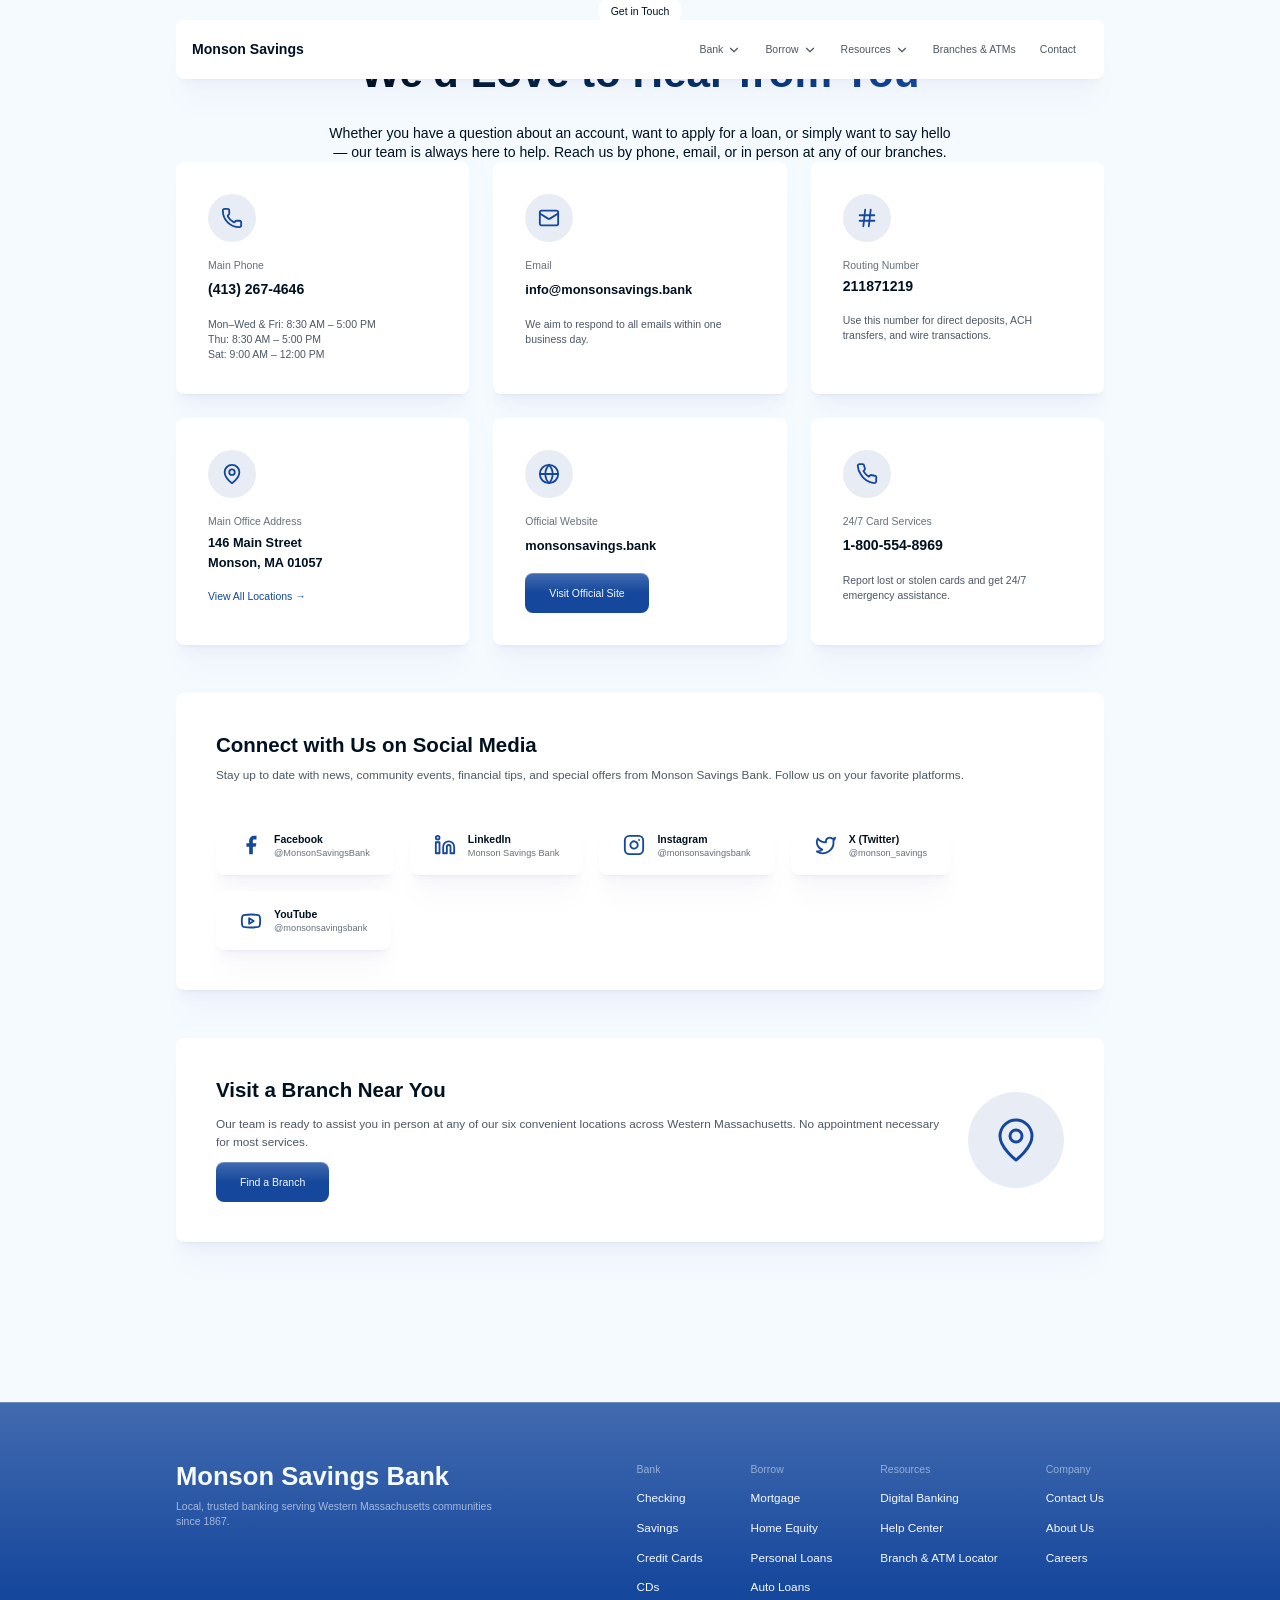
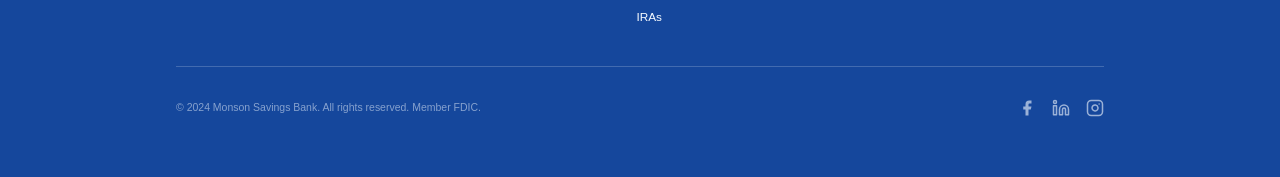
<file: contacts/index.html>
<!DOCTYPE html>
<html lang="en">
<head>
  <meta charset="UTF-8">
  <meta name="viewport" content="width=device-width, initial-scale=1.0">
  <title>Contact Us | Monson Savings Bank</title>
  <meta name="description" content="Monson Savings Bank – local, trusted, community banking in Western Massachusetts since 1867.">
  <link rel="preconnect" href="https://fonts.googleapis.com">
  <link rel="preconnect" href="https://fonts.gstatic.com" crossorigin>
  <link href="https://fonts.googleapis.com/css2?family=Nunito+Sans:ital,opsz,wght@0,6..12,400;0,6..12,500;0,6..12,600;0,6..12,700;1,6..12,400&display=swap" rel="stylesheet">
  <link href="../css2.css" rel="stylesheet">
  <style type="text/css">
@import url("css2-1.css");
@layer properties;
@layer theme, base, components, utilities;
@layer theme {
  :root, :host { --font-serif: ui-serif, Georgia, Cambria, "Times New Roman", Times, serif; --color-red-50: oklch(97.1% 0.013 17.38); --color-red-300: oklch(80.8% 0.114 19.571); --color-red-400: oklch(70.4% 0.191 22.216); --color-red-500: oklch(63.7% 0.237 25.331); --color-red-600: oklch(57.7% 0.245 27.325); --color-green-500: oklch(72.3% 0.219 149.579); --color-black: #000; --color-white: #fff; --spacing: 0.25rem; --container-xs: 20rem; --container-sm: 24rem; --container-md: 28rem; --container-lg: 32rem; --container-xl: 36rem; --container-4xl: 56rem; --container-7xl: 80rem; --text-xs: var(--text-xs); --text-xs--line-height: calc(1 / 0.75); --text-sm: var(--text-sm); --text-sm--line-height: calc(1.25 / 0.875); --text-base: var(--text-base); --text-base--line-height: calc(1.5 / 1); --text-lg: var(--text-lg); --text-lg--line-height: calc(1.75 / 1.125); --text-xl: var(--text-xl); --text-xl--line-height: calc(1.75 / 1.25); --text-2xl: var(--text-2xl); --text-2xl--line-height: calc(2 / 1.5); --text-3xl: var(--text-3xl); --text-3xl--line-height: calc(2.25 / 1.875); --text-4xl: var(--text-4xl); --text-4xl--line-height: calc(2.5 / 2.25); --text-5xl: var(--text-5xl); --text-5xl--line-height: 1; --text-6xl: var(--text-6xl); --text-6xl--line-height: 1; --text-7xl: var(--text-7xl); --text-7xl--line-height: 1; --text-8xl: var(--text-8xl); --text-8xl--line-height: 1; --text-9xl: var(--text-9xl); --text-9xl--line-height: 1; --font-weight-normal: 400; --font-weight-medium: 500; --font-weight-semibold: 600; --font-weight-bold: 700; --tracking-tight: -0.025em; --tracking-wide: 0.025em; --tracking-widest: 0.1em; --leading-tight: 1.25; --leading-snug: 1.375; --leading-normal: 1.5; --leading-relaxed: 1.625; --radius-xl: 0.75rem; --radius-2xl: 1rem; --radius-3xl: 1.5rem; --radius-4xl: 2rem; --drop-shadow-lg: 0 4px 4px rgb(0 0 0 / 0.15); --drop-shadow-2xl: 0 25px 25px rgb(0 0 0 / 0.15); --ease-out: cubic-bezier(0, 0, 0.2, 1); --ease-in-out: cubic-bezier(0.4, 0, 0.2, 1); --animate-spin: spin 1s linear infinite; --animate-pulse: pulse 2s cubic-bezier(0.4, 0, 0.6, 1) infinite; --blur-xs: 4px; --blur-sm: 8px; --blur-md: 12px; --blur-lg: 16px; --blur-xl: 24px; --blur-3xl: 64px; --perspective-distant: 1200px; --aspect-video: 16 / 9; --default-transition-duration: 150ms; --default-transition-timing-function: cubic-bezier(0.4, 0, 0.2, 1); --default-font-family: 'Nunito Sans', sans-serif; --default-mono-font-family: monospace; --radius: var(--radius); --color-background: var(--background); --color-card: var(--card); --color-foreground: var(--foreground); --color-primary-cta: var(--primary-cta); --color-primary-cta-text: var(--primary-cta-text); --color-secondary-cta: var(--secondary-cta); --color-accent: var(--accent); --color-background-accent: var(--background-accent); --width-content-width: var(--width-content-width); --width-carousel-padding: var(--width-carousel-padding); --width-carousel-padding-controls: var(--width-carousel-padding-controls); --width-carousel-item-2: var(--width-carousel-item-2); --width-carousel-item-3: var(--width-carousel-item-3); --width-carousel-item-4: var(--width-carousel-item-4); --text-2xs: var(--text-2xs); }
}
@layer base {
  *, ::after, ::before, ::backdrop, ::file-selector-button { box-sizing: border-box; margin: 0px; padding: 0px; border: 0px solid; }
  html, :host { line-height: 1.5; tab-size: 4; font-family: var(--default-font-family, ui-sans-serif, system-ui, sans-serif, "Apple Color Emoji", "Segoe UI Emoji", "Segoe UI Symbol", "Noto Color Emoji"); font-feature-settings: var(--default-font-feature-settings, normal); font-variation-settings: var(--default-font-variation-settings, normal); }
  hr { height: 0px; color: inherit; border-top-width: 1px; }
  abbr:where([title]) { text-decoration: underline dotted; }
  h1, h2, h3, h4, h5, h6 { font-size: inherit; font-weight: inherit; }
  a { color: inherit; text-decoration: inherit; }
  b, strong { font-weight: bolder; }
  code, kbd, samp, pre { font-family: var(--default-mono-font-family, ui-monospace, SFMono-Regular, Menlo, Monaco, Consolas, "Liberation Mono", "Courier New", monospace); font-feature-settings: var(--default-mono-font-feature-settings, normal); font-variation-settings: var(--default-mono-font-variation-settings, normal); font-size: 1em; }
  small { font-size: 80%; }
  sub, sup { font-size: 75%; line-height: 0; position: relative; vertical-align: baseline; }
  sub { bottom: -0.25em; }
  sup { top: -0.5em; }
  table { text-indent: 0px; border-color: inherit; border-collapse: collapse; }
  :focus-visible { outline: auto; }
  progress { vertical-align: baseline; }
  summary { display: list-item; }
  ol, ul, menu { list-style: none; }
  img, svg, video, canvas, audio, iframe, embed, object { display: block; vertical-align: middle; }
  img, video { max-width: 100%; height: auto; }
  button, input, select, optgroup, textarea, ::file-selector-button { font: inherit; letter-spacing: inherit; color: inherit; border-radius: 0px; background-color: transparent; opacity: 1; }
  :where(select:is([multiple], [size])) optgroup { font-weight: bolder; }
  :where(select:is([multiple], [size])) optgroup option { padding-inline-start: 20px; }
  ::file-selector-button { margin-inline-end: 4px; }
  ::placeholder { opacity: 1; }
  @supports (not (-webkit-appearance: -apple-pay-button)) or (contain-intrinsic-size: 1px) {
  ::placeholder {
  color: currentcolor;
  @supports (color: color-mix(in lab, red, red)) {
  color: color-mix(in oklab, currentcolor, transparent);
}
}
}
  textarea { resize: vertical; }
  ::-webkit-search-decoration { appearance: none; }
  ::-webkit-date-and-time-value { min-height: 1lh; text-align: inherit; }
  ::-webkit-datetime-edit { display: inline-flex; }
  ::-webkit-datetime-edit-fields-wrapper { padding: 0px; }
  ::-webkit-datetime-edit, ::-webkit-datetime-edit-year-field, ::-webkit-datetime-edit-month-field, ::-webkit-datetime-edit-day-field, ::-webkit-datetime-edit-hour-field, ::-webkit-datetime-edit-minute-field, ::-webkit-datetime-edit-second-field, ::-webkit-datetime-edit-millisecond-field, ::-webkit-datetime-edit-meridiem-field { padding-block: 0px; }
  ::-webkit-calendar-picker-indicator { line-height: 1; }
  :user-invalid { box-shadow: none; }
  button, input:where([type="button"], [type="reset"], [type="submit"]), ::file-selector-button { appearance: button; }
  ::-webkit-inner-spin-button, ::-webkit-outer-spin-button { height: auto; }
  [hidden]:where(:not([hidden="until-found"])) { display: none !important; }
}
@layer utilities {
  .\@container\/field-group { container: field-group / inline-size; }
  .pointer-events-auto { pointer-events: auto; }
  .pointer-events-none { pointer-events: none; }
  .invisible { visibility: hidden; }
  .visible { visibility: visible; }
  .sr-only { position: absolute; width: 1px; height: 1px; padding: 0px; margin: -1px; overflow: hidden; clip-path: inset(50%); white-space: nowrap; border-width: 0px; }
  .absolute { position: absolute; }
  .fixed { position: fixed; }
  .relative { position: relative; }
  .static { position: static; }
  .sticky { position: sticky; }
  .inset-0 { inset: calc(var(--spacing) * 0); }
  .inset-0\.5 { inset: calc(var(--spacing) * 0.5); }
  .inset-px { inset: 1px; }
  .-inset-x-px { inset-inline: -1px; }
  .inset-x-0 { inset-inline: calc(var(--spacing) * 0); }
  .inset-x-1 { inset-inline: calc(var(--spacing) * 1); }
  .inset-x-2 { inset-inline: calc(var(--spacing) * 2); }
  .inset-x-3 { inset-inline: calc(var(--spacing) * 3); }
  .inset-x-4 { inset-inline: calc(var(--spacing) * 4); }
  .inset-x-5 { inset-inline: calc(var(--spacing) * 5); }
  .inset-x-6 { inset-inline: calc(var(--spacing) * 6); }
  .inset-y-0 { inset-block: calc(var(--spacing) * 0); }
  .inset-y-1 { inset-block: calc(var(--spacing) * 1); }
  .start { inset-inline-start: var(--spacing); }
  .end { inset-inline-end: var(--spacing); }
  .-top-2 { top: calc(var(--spacing) * -2); }
  .-top-3 { top: calc(var(--spacing) * -3); }
  .-top-7 { top: calc(var(--spacing) * -7); }
  .-top-12 { top: calc(var(--spacing) * -12); }
  .-top-\[15\%\] { top: calc(-15%); }
  .-top-\[252px\] { top: calc(-252px); }
  .-top-\[352px\] { top: calc(-352px); }
  .-top-\[400px\] { top: calc(-400px); }
  .-top-\[571px\] { top: calc(-571px); }
  .top-0 { top: calc(var(--spacing) * 0); }
  .top-1 { top: calc(var(--spacing) * 1); }
  .top-1\.5 { top: calc(var(--spacing) * 1.5); }
  .top-1\/2 { top: calc(50%); }
  .top-2 { top: calc(var(--spacing) * 2); }
  .top-3 { top: calc(var(--spacing) * 3); }
  .top-3\.5 { top: calc(var(--spacing) * 3.5); }
  .top-4 { top: calc(var(--spacing) * 4); }
  .top-5 { top: calc(var(--spacing) * 5); }
  .top-8 { top: calc(var(--spacing) * 8); }
  .top-15\/100 { top: calc(15%); }
  .top-\[-20vh\] { top: -20vh; }
  .top-\[-30vh\] { top: -30vh; }
  .top-\[1px\] { top: 1px; }
  .top-\[5\%\] { top: 5%; }
  .top-\[25vw\] { top: 25vw; }
  .top-\[28\%\] { top: 28%; }
  .top-\[40\%\] { top: 40%; }
  .top-\[50\%\] { top: 50%; }
  .top-\[60\%\] { top: 60%; }
  .top-full { top: 100%; }
  .-right-2 { right: calc(var(--spacing) * -2); }
  .-right-3 { right: calc(var(--spacing) * -3); }
  .-right-12 { right: calc(var(--spacing) * -12); }
  .-right-\[33vw\] { right: calc(-33vw); }
  .-right-\[36vw\] { right: calc(-36vw); }
  .right-0 { right: calc(var(--spacing) * 0); }
  .right-1 { right: calc(var(--spacing) * 1); }
  .right-2 { right: calc(var(--spacing) * 2); }
  .right-3 { right: calc(var(--spacing) * 3); }
  .right-4 { right: calc(var(--spacing) * 4); }
  .right-5 { right: calc(var(--spacing) * 5); }
  .right-6 { right: calc(var(--spacing) * 6); }
  .right-\[2\.5vw\] { right: 2.5vw; }
  .right-\[5\%\] { right: 5%; }
  .right-\[calc\(\(100vw-var\(--width-content-width\)\)\/2\)\] { right: calc((100vw - var(--width-content-width)) / 2); }
  .right-full { right: 100%; }
  .-bottom-2 { bottom: calc(var(--spacing) * -2); }
  .-bottom-3 { bottom: calc(var(--spacing) * -3); }
  .-bottom-12 { bottom: calc(var(--spacing) * -12); }
  .-bottom-\[9vh\] { bottom: calc(-9vh); }
  .-bottom-\[46px\] { bottom: calc(-46px); }
  .-bottom-\[61vh\] { bottom: calc(-61vh); }
  .-bottom-\[62vh\] { bottom: calc(-62vh); }
  .-bottom-\[920px\] { bottom: calc(-920px); }
  .-bottom-px { bottom: -1px; }
  .bottom-0 { bottom: calc(var(--spacing) * 0); }
  .bottom-1 { bottom: calc(var(--spacing) * 1); }
  .bottom-2 { bottom: calc(var(--spacing) * 2); }
  .bottom-3 { bottom: calc(var(--spacing) * 3); }
  .bottom-4 { bottom: calc(var(--spacing) * 4); }
  .bottom-5 { bottom: calc(var(--spacing) * 5); }
  .bottom-6 { bottom: calc(var(--spacing) * 6); }
  .bottom-\[-40vh\] { bottom: -40vh; }
  .bottom-\[5\%\] { bottom: 5%; }
  .bottom-\[25vh\] { bottom: 25vh; }
  .bottom-\[calc\(var\(--spacing-4\)\+var\(--spacing-4\)\)\] { bottom: calc(var(--spacing-4) + var(--spacing-4)); }
  .bottom-full { bottom: 100%; }
  .-left-2 { left: calc(var(--spacing) * -2); }
  .-left-3 { left: calc(var(--spacing) * -3); }
  .-left-7 { left: calc(var(--spacing) * -7); }
  .-left-12 { left: calc(var(--spacing) * -12); }
  .-left-\[15\%\] { left: calc(-15%); }
  .-left-\[33vw\] { left: calc(-33vw); }
  .-left-\[36vw\] { left: calc(-36vw); }
  .-left-\[373px\] { left: calc(-373px); }
  .-left-full { left: -100%; }
  .left-0 { left: calc(var(--spacing) * 0); }
  .left-1 { left: calc(var(--spacing) * 1); }
  .left-1\/2 { left: calc(50%); }
  .left-2 { left: calc(var(--spacing) * 2); }
  .left-3 { left: calc(var(--spacing) * 3); }
  .left-4 { left: calc(var(--spacing) * 4); }
  .left-5 { left: calc(var(--spacing) * 5); }
  .left-6 { left: calc(var(--spacing) * 6); }
  .left-\[2vw\] { left: 2vw; }
  .left-\[5\%\] { left: 5%; }
  .left-\[50\%\] { left: 50%; }
  .left-\[calc\(\(100vw-var\(--width-content-width\)\)\/2\)\] { left: calc((100vw - var(--width-content-width)) / 2); }
  .left-\[calc\(50\%-7\.5px\)\] { left: calc(50% - 7.5px); }
  .left-\[calc\(50\%-10px\)\] { left: calc(50% - 10px); }
  .left-\[calc\(50\%-17\.5px\)\] { left: calc(50% - 17.5px); }
  .left-\[calc\(50\%-20px\)\] { left: calc(50% - 20px); }
  .left-\[calc\(50\%-432\.5px\)\] { left: calc(50% - 432.5px); }
  .left-\[calc\(50\%-599px\)\] { left: calc(50% - 599px); }
  .left-\[calc\(var\(--vw-1\)\*2\)\] { left: calc(var(--vw-1) * 2); }
  .left-full { left: 100%; }
  .isolate { isolation: isolate; }
  .-z-10 { z-index: calc(-10); }
  .z-0 { z-index: 0; }
  .z-1 { z-index: 1; }
  .z-2 { z-index: 2; }
  .z-10 { z-index: 10; }
  .z-20 { z-index: 20; }
  .z-30 { z-index: 30; }
  .z-40 { z-index: 40; }
  .z-50 { z-index: 50; }
  .z-100 { z-index: 100; }
  .z-110 { z-index: 110; }
  .z-999 { z-index: 999; }
  .z-1000 { z-index: 1000; }
  .z-1001 { z-index: 1001; }
  .z-99999 { z-index: 99999; }
  .z-\[1\] { z-index: 1; }
  .z-\[100\] { z-index: 100; }
  .z-\[99999\] { z-index: 99999; }
  .order-1 { order: 1; }
  .order-2 { order: 2; }
  .order-first { order: -9999; }
  .order-last { order: 9999; }
  .col-span-1 { grid-column: span 1 / span 1; }
  .col-start-1 { grid-column-start: 1; }
  .row-start-1 { grid-row-start: 1; }
  .container {
  width: 100%;
  @media (width >= 40rem) {
  max-width: 40rem;
}
  @media (width >= 48rem) {
  max-width: 48rem;
}
  @media (width >= 64rem) {
  max-width: 64rem;
}
  @media (width >= 80rem) {
  max-width: 80rem;
}
  @media (width >= 96rem) {
  max-width: 96rem;
}
}
  .\!m-0 { margin: calc(var(--spacing) * 0)  !important; }
  .m-0 { margin: calc(var(--spacing) * 0); }
  .m-1 { margin: calc(var(--spacing) * 1); }
  .m-8 { margin: calc(var(--spacing) * 8); }
  .m-9 { margin: calc(var(--spacing) * 9); }
  .m-10 { margin: calc(var(--spacing) * 10); }
  .m-12 { margin: calc(var(--spacing) * 12); }
  .m-16 { margin: calc(var(--spacing) * 16); }
  .-mx-1 { margin-inline: calc(var(--spacing) * -1); }
  .-mx-\[4\%\] { margin-inline: calc(-4%); }
  .mx-1 { margin-inline: calc(var(--spacing) * 1); }
  .mx-2 { margin-inline: calc(var(--spacing) * 2); }
  .mx-3 { margin-inline: calc(var(--spacing) * 3); }
  .mx-3\.5 { margin-inline: calc(var(--spacing) * 3.5); }
  .mx-\[0\.25em\] { margin-inline: 0.25em; }
  .mx-auto { margin-inline: auto; }
  .-my-2 { margin-block: calc(var(--spacing) * -2); }
  .my-0 { margin-block: calc(var(--spacing) * 0); }
  .my-0\.5 { margin-block: calc(var(--spacing) * 0.5); }
  .my-1 { margin-block: calc(var(--spacing) * 1); }
  .my-4 { margin-block: calc(var(--spacing) * 4); }
  .my-5 { margin-block: calc(var(--spacing) * 5); }
  .my-8 { margin-block: calc(var(--spacing) * 8); }
  .my-20 { margin-block: calc(var(--spacing) * 20); }
  .-mt-1 { margin-top: calc(var(--spacing) * -1); }
  .-mt-4 { margin-top: calc(var(--spacing) * -4); }
  .-mt-5 { margin-top: calc(var(--spacing) * -5); }
  .mt-0\.5 { margin-top: calc(var(--spacing) * 0.5); }
  .mt-0\.75 { margin-top: calc(var(--spacing) * 0.75); }
  .mt-1 { margin-top: calc(var(--spacing) * 1); }
  .mt-1\.5 { margin-top: calc(var(--spacing) * 1.5); }
  .mt-2 { margin-top: calc(var(--spacing) * 2); }
  .mt-3 { margin-top: calc(var(--spacing) * 3); }
  .mt-4 { margin-top: calc(var(--spacing) * 4); }
  .mt-5 { margin-top: calc(var(--spacing) * 5); }
  .mt-6 { margin-top: calc(var(--spacing) * 6); }
  .mt-8 { margin-top: calc(var(--spacing) * 8); }
  .mt-12 { margin-top: calc(var(--spacing) * 12); }
  .mt-20 { margin-top: calc(var(--spacing) * 20); }
  .mt-24 { margin-top: calc(var(--spacing) * 24); }
  .mt-\[-0\.25em\] { margin-top: -0.25em; }
  .mt-auto { margin-top: auto; }
  .mr-1 { margin-right: calc(var(--spacing) * 1); }
  .mr-2 { margin-right: calc(var(--spacing) * 2); }
  .mr-3 { margin-right: calc(var(--spacing) * 3); }
  .mr-5 { margin-right: calc(var(--spacing) * 5); }
  .-mb-\[0\.1em\] { margin-bottom: calc(-0.1em); }
  .mb-0\.5 { margin-bottom: calc(var(--spacing) * 0.5); }
  .mb-1 { margin-bottom: calc(var(--spacing) * 1); }
  .mb-2 { margin-bottom: calc(var(--spacing) * 2); }
  .mb-3 { margin-bottom: calc(var(--spacing) * 3); }
  .mb-4 { margin-bottom: calc(var(--spacing) * 4); }
  .mb-5 { margin-bottom: calc(var(--spacing) * 5); }
  .mb-6 { margin-bottom: calc(var(--spacing) * 6); }
  .mb-8 { margin-bottom: calc(var(--spacing) * 8); }
  .mb-10 { margin-bottom: calc(var(--spacing) * 10); }
  .mb-20 { margin-bottom: calc(var(--spacing) * 20); }
  .-ml-3 { margin-left: calc(var(--spacing) * -3); }
  .-ml-4 { margin-left: calc(var(--spacing) * -4); }
  .-ml-5 { margin-left: calc(var(--spacing) * -5); }
  .-ml-15 { margin-left: calc(var(--spacing) * -15); }
  .ml-1 { margin-left: calc(var(--spacing) * 1); }
  .ml-2 { margin-left: calc(var(--spacing) * 2); }
  .ml-4 { margin-left: calc(var(--spacing) * 4); }
  .ml-auto { margin-left: auto; }
  .line-clamp-2 { overflow: hidden; display: -webkit-box; -moz-box-orient: vertical; -webkit-line-clamp: 2; }
  .line-clamp-3 { overflow: hidden; display: -webkit-box; -moz-box-orient: vertical; -webkit-line-clamp: 3; }
  .block { display: block; }
  .flex { display: flex; }
  .grid { display: grid; }
  .hidden { display: none; }
  .inline { display: inline; }
  .inline-block { display: inline-block; }
  .inline-flex { display: inline-flex; }
  .table { display: table; }
  .aspect-2\/1 { aspect-ratio: 2 / 1; }
  .aspect-3\/2 { aspect-ratio: 3 / 2; }
  .aspect-3\/4 { aspect-ratio: 3 / 4; }
  .aspect-4\/3 { aspect-ratio: 4 / 3; }
  .aspect-4\/5 { aspect-ratio: 4 / 5; }
  .aspect-5\/6 { aspect-ratio: 5 / 6; }
  .aspect-6\/7 { aspect-ratio: 6 / 7; }
  .aspect-9\/16 { aspect-ratio: 9 / 16; }
  .aspect-square { aspect-ratio: 1 / 1; }
  .aspect-video { aspect-ratio: var(--aspect-video); }
  .size-1\/2 { width: calc(50%); height: calc(50%); }
  .size-2 { width: calc(var(--spacing) * 2); height: calc(var(--spacing) * 2); }
  .size-2\.5 { width: calc(var(--spacing) * 2.5); height: calc(var(--spacing) * 2.5); }
  .size-3 { width: calc(var(--spacing) * 3); height: calc(var(--spacing) * 3); }
  .size-3\.5 { width: calc(var(--spacing) * 3.5); height: calc(var(--spacing) * 3.5); }
  .size-4 { width: calc(var(--spacing) * 4); height: calc(var(--spacing) * 4); }
  .size-4\/10 { width: calc(40%); height: calc(40%); }
  .size-5 { width: calc(var(--spacing) * 5); height: calc(var(--spacing) * 5); }
  .size-6 { width: calc(var(--spacing) * 6); height: calc(var(--spacing) * 6); }
  .size-7 { width: calc(var(--spacing) * 7); height: calc(var(--spacing) * 7); }
  .size-8 { width: calc(var(--spacing) * 8); height: calc(var(--spacing) * 8); }
  .size-9 { width: calc(var(--spacing) * 9); height: calc(var(--spacing) * 9); }
  .size-10 { width: calc(var(--spacing) * 10); height: calc(var(--spacing) * 10); }
  .size-12 { width: calc(var(--spacing) * 12); height: calc(var(--spacing) * 12); }
  .size-14 { width: calc(var(--spacing) * 14); height: calc(var(--spacing) * 14); }
  .size-16 { width: calc(var(--spacing) * 16); height: calc(var(--spacing) * 16); }
  .size-18 { width: calc(var(--spacing) * 18); height: calc(var(--spacing) * 18); }
  .size-20 { width: calc(var(--spacing) * 20); height: calc(var(--spacing) * 20); }
  .size-22 { width: calc(var(--spacing) * 22); height: calc(var(--spacing) * 22); }
  .size-24 { width: calc(var(--spacing) * 24); height: calc(var(--spacing) * 24); }
  .size-40 { width: calc(var(--spacing) * 40); height: calc(var(--spacing) * 40); }
  .size-60 { width: calc(var(--spacing) * 60); height: calc(var(--spacing) * 60); }
  .size-80 { width: calc(var(--spacing) * 80); height: calc(var(--spacing) * 80); }
  .size-100 { width: calc(var(--spacing) * 100); height: calc(var(--spacing) * 100); }
  .size-\[--cell-size\] { }
  .size-\[1em\] { width: 1em; height: 1em; }
  .size-full { width: 100%; height: 100%; }
  .h-\(--text-7xl\) { height: var(--text-7xl); }
  .h-\(--text-base\) { height: var(--text-base); }
  .h-\(--text-sm\) { height: var(--text-sm); }
  .h-\(--text-xl\) { height: var(--text-xl); }
  .h-0\.5 { height: calc(var(--spacing) * 0.5); }
  .h-1 { height: calc(var(--spacing) * 1); }
  .h-1\.5 { height: calc(var(--spacing) * 1.5); }
  .h-1\/2 { height: calc(50%); }
  .h-1\/3 { height: calc(33.3333%); }
  .h-2 { height: calc(var(--spacing) * 2); }
  .h-2\.5 { height: calc(var(--spacing) * 2.5); }
  .h-2\/5 { height: calc(40%); }
  .h-3 { height: calc(var(--spacing) * 3); }
  .h-3\.5 { height: calc(var(--spacing) * 3.5); }
  .h-4 { height: calc(var(--spacing) * 4); }
  .h-4\/5 { height: calc(80%); }
  .h-5 { height: calc(var(--spacing) * 5); }
  .h-5\/10 { height: calc(50%); }
  .h-6 { height: calc(var(--spacing) * 6); }
  .h-7 { height: calc(var(--spacing) * 7); }
  .h-8 { height: calc(var(--spacing) * 8); }
  .h-9 { height: calc(var(--spacing) * 9); }
  .h-10 { height: calc(var(--spacing) * 10); }
  .h-11 { height: calc(var(--spacing) * 11); }
  .h-12 { height: calc(var(--spacing) * 12); }
  .h-13 { height: calc(var(--spacing) * 13); }
  .h-14 { height: calc(var(--spacing) * 14); }
  .h-15 { height: calc(var(--spacing) * 15); }
  .h-20 { height: calc(var(--spacing) * 20); }
  .h-30 { height: calc(var(--spacing) * 30); }
  .h-36 { height: calc(var(--spacing) * 36); }
  .h-48 { height: calc(var(--spacing) * 48); }
  .h-60 { height: calc(var(--spacing) * 60); }
  .h-70\/100 { height: calc(70%); }
  .h-72 { height: calc(var(--spacing) * 72); }
  .h-80 { height: calc(var(--spacing) * 80); }
  .h-90 { height: calc(var(--spacing) * 90); }
  .h-96 { height: calc(var(--spacing) * 96); }
  .h-100 { height: calc(var(--spacing) * 100); }
  .h-150 { height: calc(var(--spacing) * 150); }
  .h-\[--cell-size\] { }
  .h-\[1em\] { height: 1em; }
  .h-\[1px\] { height: 1px; }
  .h-\[12vh\] { height: 12vh; }
  .h-\[20em\] { height: 20em; }
  .h-\[50svh\] { height: 50svh; }
  .h-\[50vh\] { height: 50vh; }
  .h-\[70vh\] { height: 70vh; }
  .h-\[90svh\] { height: 90svh; }
  .h-\[92px\] { height: 92px; }
  .h-\[105vh\] { height: 105vh; }
  .h-\[110vh\] { height: 110vh; }
  .h-\[120\%\] { height: 120%; }
  .h-\[129vh\] { height: 129vh; }
  .h-\[130\%\] { height: 130%; }
  .h-\[140vw\] { height: 140vw; }
  .h-\[150vh\] { height: 150vh; }
  .h-\[150vw\] { height: 150vw; }
  .h-\[179vh\] { height: 179vh; }
  .h-\[300vh\] { height: 300vh; }
  .h-\[450px\] { height: 450px; }
  .h-\[929px\] { height: 929px; }
  .h-\[calc\(var\(--text-base\)\*1\.25\)\] { height: calc(var(--text-base) * 1.25); }
  .h-\[var\(--radix-navigation-menu-viewport-height\)\] { height: var(--radix-navigation-menu-viewport-height); }
  .h-\[var\(--radix-select-trigger-height\)\] { height: var(--radix-select-trigger-height); }
  .h-auto { height: auto; }
  .h-fit { height: fit-content; }
  .h-full { height: 100%; }
  .h-max { height: max-content; }
  .h-px { height: 1px; }
  .h-screen { height: 100vh; }
  .h-svh { height: 100svh; }
  .max-h-96 { max-height: calc(var(--spacing) * 96); }
  .max-h-\[--radix-context-menu-content-available-height\] { }
  .max-h-\[300px\] { max-height: 300px; }
  .max-h-\[var\(--radix-dropdown-menu-content-available-height\)\] { max-height: var(--radix-dropdown-menu-content-available-height); }
  .max-h-screen { max-height: 100vh; }
  .min-h-0 { min-height: calc(var(--spacing) * 0); }
  .min-h-8 { min-height: calc(var(--spacing) * 8); }
  .min-h-9 { min-height: calc(var(--spacing) * 9); }
  .min-h-10 { min-height: calc(var(--spacing) * 10); }
  .min-h-24 { min-height: calc(var(--spacing) * 24); }
  .min-h-60 { min-height: calc(var(--spacing) * 60); }
  .min-h-70 { min-height: calc(var(--spacing) * 70); }
  .min-h-80 { min-height: calc(var(--spacing) * 80); }
  .min-h-100 { min-height: calc(var(--spacing) * 100); }
  .min-h-\[60px\] { min-height: 60px; }
  .min-h-\[80px\] { min-height: 80px; }
  .min-h-svh { min-height: 100svh; }
  .w-0 { width: calc(var(--spacing) * 0); }
  .w-0\.5 { width: calc(var(--spacing) * 0.5); }
  .w-1 { width: calc(var(--spacing) * 1); }
  .w-1\/2 { width: calc(50%); }
  .w-1\/3 { width: calc(33.3333%); }
  .w-2 { width: calc(var(--spacing) * 2); }
  .w-2\.5 { width: calc(var(--spacing) * 2.5); }
  .w-2\/5 { width: calc(40%); }
  .w-3 { width: calc(var(--spacing) * 3); }
  .w-3\.5 { width: calc(var(--spacing) * 3.5); }
  .w-3\/4 { width: calc(75%); }
  .w-3\/5 { width: calc(60%); }
  .w-4 { width: calc(var(--spacing) * 4); }
  .w-4\/5 { width: calc(80%); }
  .w-5 { width: calc(var(--spacing) * 5); }
  .w-6 { width: calc(var(--spacing) * 6); }
  .w-6\/10 { width: calc(60%); }
  .w-7 { width: calc(var(--spacing) * 7); }
  .w-7xl { width: var(--container-7xl); }
  .w-8 { width: calc(var(--spacing) * 8); }
  .w-9 { width: calc(var(--spacing) * 9); }
  .w-9\/10 { width: calc(90%); }
  .w-10 { width: calc(var(--spacing) * 10); }
  .w-11 { width: calc(var(--spacing) * 11); }
  .w-12 { width: calc(var(--spacing) * 12); }
  .w-14 { width: calc(var(--spacing) * 14); }
  .w-20 { width: calc(var(--spacing) * 20); }
  .w-24 { width: calc(var(--spacing) * 24); }
  .w-25\/100 { width: calc(25%); }
  .w-28 { width: calc(var(--spacing) * 28); }
  .w-48 { width: calc(var(--spacing) * 48); }
  .w-60 { width: calc(var(--spacing) * 60); }
  .w-64 { width: calc(var(--spacing) * 64); }
  .w-65\/100 { width: calc(65%); }
  .w-72 { width: calc(var(--spacing) * 72); }
  .w-75\/100 { width: calc(75%); }
  .w-80 { width: calc(var(--spacing) * 80); }
  .w-95\/100 { width: calc(95%); }
  .w-96 { width: calc(var(--spacing) * 96); }
  .w-100 { width: calc(var(--spacing) * 100); }
  .w-\[--cell-size\] { }
  .w-\[--sidebar-width\] { }
  .w-\[1px\] { width: 1px; }
  .w-\[9vw\] { width: 9vw; }
  .w-\[10vw\] { width: 10vw; }
  .w-\[12\.5vw\] { width: 12.5vw; }
  .w-\[15em\] { width: 15em; }
  .w-\[15px\] { width: 15px; }
  .w-\[15vw\] { width: 15vw; }
  .w-\[20px\] { width: 20px; }
  .w-\[23\%\] { width: 23%; }
  .w-\[35\%\] { width: 35%; }
  .w-\[35px\] { width: 35px; }
  .w-\[40px\] { width: 40px; }
  .w-\[45vw\] { width: 45vw; }
  .w-\[49vw\] { width: 49vw; }
  .w-\[50vw\] { width: 50vw; }
  .w-\[55\%\] { width: 55%; }
  .w-\[70\%\] { width: 70%; }
  .w-\[100px\] { width: 100px; }
  .w-\[120vw\] { width: 120vw; }
  .w-\[130\%\] { width: 130%; }
  .w-\[150vw\] { width: 150vw; }
  .w-\[160px\] { width: 160px; }
  .w-\[865px\] { width: 865px; }
  .w-\[1142px\] { width: 1142px; }
  .w-\[1198px\] { width: 1198px; }
  .w-auto { width: auto; }
  .w-carousel-item-3 { width: var(--width-carousel-item-3); }
  .w-carousel-item-4 { width: var(--width-carousel-item-4); }
  .w-carousel-padding { width: var(--width-carousel-padding); }
  .w-carousel-padding-controls { width: var(--width-carousel-padding-controls); }
  .w-content-width { width: var(--width-content-width); }
  .w-fit { width: fit-content; }
  .w-full { width: 100%; }
  .w-lg { width: var(--container-lg); }
  .w-max { width: max-content; }
  .w-md { width: var(--container-md); }
  .w-px { width: 1px; }
  .w-screen { width: 100vw; }
  .w-xs { width: var(--container-xs); }
  .max-w-3\/4 { max-width: calc(75%); }
  .max-w-9\/10 { max-width: calc(90%); }
  .max-w-\[--skeleton-width\] { }
  .max-w-\[82px\] { max-width: 82px; }
  .max-w-\[95\%\] { max-width: 95%; }
  .max-w-\[340px\] { max-width: 340px; }
  .max-w-\[420px\] { max-width: 420px; }
  .max-w-full { max-width: 100%; }
  .max-w-lg { max-width: var(--container-lg); }
  .max-w-max { max-width: max-content; }
  .max-w-sm { max-width: var(--container-sm); }
  .max-w-xl { max-width: var(--container-xl); }
  .max-w-xs { max-width: var(--container-xs); }
  .min-w-0 { min-width: calc(var(--spacing) * 0); }
  .min-w-5 { min-width: calc(var(--spacing) * 5); }
  .min-w-8 { min-width: calc(var(--spacing) * 8); }
  .min-w-9 { min-width: calc(var(--spacing) * 9); }
  .min-w-10 { min-width: calc(var(--spacing) * 10); }
  .min-w-32 { min-width: calc(var(--spacing) * 32); }
  .min-w-\[--cell-size\] { }
  .min-w-\[8rem\] { min-width: 8rem; }
  .min-w-\[12rem\] { min-width: 12rem; }
  .min-w-\[30px\] { min-width: 30px; }
  .min-w-\[var\(--radix-select-trigger-width\)\] { min-width: var(--radix-select-trigger-width); }
  .flex-1 { flex: 1 1 0%; }
  .flex-none { flex: 0 0 auto; }
  .shrink-0 { flex-shrink: 0; }
  .flex-grow { flex-grow: 1; }
  .grow { flex-grow: 1; }
  .grow-0 { flex-grow: 0; }
  .basis-full { flex-basis: 100%; }
  .caption-bottom { caption-side: bottom; }
  .border-collapse { border-collapse: collapse; }
  .origin-\[--radix-context-menu-content-transform-origin\] { }
  .origin-\[--radix-dropdown-menu-content-transform-origin\] { }
  .origin-\[--radix-hover-card-content-transform-origin\] { }
  .origin-\[--radix-menubar-content-transform-origin\] { }
  .origin-\[--radix-popover-content-transform-origin\] { }
  .origin-center { transform-origin: center center 0px; }
  .origin-left { transform-origin: 0px center 0px; }
  .origin-top { transform-origin: center top 0px; }
  .origin-top-right { transform-origin: 100% 0px 0px; }
  .-translate-x-1\/2 { --tw-translate-x: calc(calc(1 / 2 * 100%) * -1); translate: var(--tw-translate-x) var(--tw-translate-y); }
  .-translate-x-1\/4 { --tw-translate-x: calc(calc(1 / 4 * 100%) * -1); translate: var(--tw-translate-x) var(--tw-translate-y); }
  .-translate-x-3 { --tw-translate-x: calc(var(--spacing) * -3); translate: var(--tw-translate-x) var(--tw-translate-y); }
  .-translate-x-5 { --tw-translate-x: calc(var(--spacing) * -5); translate: var(--tw-translate-x) var(--tw-translate-y); }
  .-translate-x-6 { --tw-translate-x: calc(var(--spacing) * -6); translate: var(--tw-translate-x) var(--tw-translate-y); }
  .-translate-x-10 { --tw-translate-x: calc(var(--spacing) * -10); translate: var(--tw-translate-x) var(--tw-translate-y); }
  .-translate-x-\[12\%\] { --tw-translate-x: calc(12% * -1); translate: var(--tw-translate-x) var(--tw-translate-y); }
  .-translate-x-\[120\%\] { --tw-translate-x: calc(120% * -1); translate: var(--tw-translate-x) var(--tw-translate-y); }
  .-translate-x-\[calc\(-100\%\+2rem\)\] { --tw-translate-x: calc(calc(-100% + 2rem) * -1); translate: var(--tw-translate-x) var(--tw-translate-y); }
  .-translate-x-px { --tw-translate-x: -1px; translate: var(--tw-translate-x) var(--tw-translate-y); }
  .translate-x-0\.5 { --tw-translate-x: calc(var(--spacing) * 0.5); translate: var(--tw-translate-x) var(--tw-translate-y); }
  .translate-x-1\/2 { --tw-translate-x: calc(1 / 2 * 100%); translate: var(--tw-translate-x) var(--tw-translate-y); }
  .translate-x-1\/4 { --tw-translate-x: calc(1 / 4 * 100%); translate: var(--tw-translate-x) var(--tw-translate-y); }
  .translate-x-5 { --tw-translate-x: calc(var(--spacing) * 5); translate: var(--tw-translate-x) var(--tw-translate-y); }
  .translate-x-6 { --tw-translate-x: calc(var(--spacing) * 6); translate: var(--tw-translate-x) var(--tw-translate-y); }
  .translate-x-16 { --tw-translate-x: calc(var(--spacing) * 16); translate: var(--tw-translate-x) var(--tw-translate-y); }
  .translate-x-32 { --tw-translate-x: calc(var(--spacing) * 32); translate: var(--tw-translate-x) var(--tw-translate-y); }
  .translate-x-\[-50\%\] { --tw-translate-x: -50%; translate: var(--tw-translate-x) var(--tw-translate-y); }
  .translate-x-\[12\%\] { --tw-translate-x: 12%; translate: var(--tw-translate-x) var(--tw-translate-y); }
  .translate-x-px { --tw-translate-x: 1px; translate: var(--tw-translate-x) var(--tw-translate-y); }
  .-translate-y-1 { --tw-translate-y: calc(var(--spacing) * -1); translate: var(--tw-translate-x) var(--tw-translate-y); }
  .-translate-y-1\/2 { --tw-translate-y: calc(calc(1 / 2 * 100%) * -1); translate: var(--tw-translate-x) var(--tw-translate-y); }
  .-translate-y-5 { --tw-translate-y: calc(var(--spacing) * -5); translate: var(--tw-translate-x) var(--tw-translate-y); }
  .-translate-y-14 { --tw-translate-y: calc(var(--spacing) * -14); translate: var(--tw-translate-x) var(--tw-translate-y); }
  .-translate-y-\[8\%\] { --tw-translate-y: calc(8% * -1); translate: var(--tw-translate-x) var(--tw-translate-y); }
  .translate-y-0 { --tw-translate-y: calc(var(--spacing) * 0); translate: var(--tw-translate-x) var(--tw-translate-y); }
  .translate-y-1 { --tw-translate-y: calc(var(--spacing) * 1); translate: var(--tw-translate-x) var(--tw-translate-y); }
  .translate-y-1\/2 { --tw-translate-y: calc(1 / 2 * 100%); translate: var(--tw-translate-x) var(--tw-translate-y); }
  .translate-y-5 { --tw-translate-y: calc(var(--spacing) * 5); translate: var(--tw-translate-x) var(--tw-translate-y); }
  .translate-y-16 { --tw-translate-y: calc(var(--spacing) * 16); translate: var(--tw-translate-x) var(--tw-translate-y); }
  .translate-y-\[-50\%\] { --tw-translate-y: -50%; translate: var(--tw-translate-x) var(--tw-translate-y); }
  .translate-y-\[10\%\] { --tw-translate-y: 10%; translate: var(--tw-translate-x) var(--tw-translate-y); }
  .translate-y-full { --tw-translate-y: 100%; translate: var(--tw-translate-x) var(--tw-translate-y); }
  .scale-0 { --tw-scale-x: 0%; --tw-scale-y: 0%; --tw-scale-z: 0%; scale: var(--tw-scale-x) var(--tw-scale-y); }
  .scale-75 { --tw-scale-x: 75%; --tw-scale-y: 75%; --tw-scale-z: 75%; scale: var(--tw-scale-x) var(--tw-scale-y); }
  .scale-85 { --tw-scale-x: 85%; --tw-scale-y: 85%; --tw-scale-z: 85%; scale: var(--tw-scale-x) var(--tw-scale-y); }
  .scale-90 { --tw-scale-x: 90%; --tw-scale-y: 90%; --tw-scale-z: 90%; scale: var(--tw-scale-x) var(--tw-scale-y); }
  .scale-100 { --tw-scale-x: 100%; --tw-scale-y: 100%; --tw-scale-z: 100%; scale: var(--tw-scale-x) var(--tw-scale-y); }
  .scale-150 { --tw-scale-x: 150%; --tw-scale-y: 150%; --tw-scale-z: 150%; scale: var(--tw-scale-x) var(--tw-scale-y); }
  .scale-x-0 { --tw-scale-x: 0%; scale: var(--tw-scale-x) var(--tw-scale-y); }
  .scale-x-100 { --tw-scale-x: 100%; scale: var(--tw-scale-x) var(--tw-scale-y); }
  .-rotate-3 { rotate: calc(-3deg); }
  .-rotate-6 { rotate: calc(-6deg); }
  .-rotate-8 { rotate: calc(-8deg); }
  .-rotate-20 { rotate: calc(-20deg); }
  .-rotate-45 { rotate: calc(-45deg); }
  .-rotate-60 { rotate: calc(-60deg); }
  .-rotate-\[38deg\] { rotate: calc(-38deg); }
  .-rotate-\[52\.5deg\] { rotate: calc(-52.5deg); }
  .rotate-0 { rotate: 0deg; }
  .rotate-3 { rotate: 3deg; }
  .rotate-6 { rotate: 6deg; }
  .rotate-8 { rotate: 8deg; }
  .rotate-10 { rotate: 10deg; }
  .rotate-45 { rotate: 45deg; }
  .rotate-90 { rotate: 90deg; }
  .rotate-180 { rotate: 180deg; }
  .rotate-x-20 { --tw-rotate-x: rotateX(20deg); transform: var(--tw-rotate-x,) var(--tw-rotate-y,) var(--tw-rotate-z,) var(--tw-skew-x,) var(--tw-skew-y,); }
  .rotate-y-180 { --tw-rotate-y: rotateY(180deg); transform: var(--tw-rotate-x,) var(--tw-rotate-y,) var(--tw-rotate-z,) var(--tw-skew-x,) var(--tw-skew-y,); }
  .-skew-y-\[8deg\] { --tw-skew-y: skewY(calc(8deg * -1)); transform: var(--tw-rotate-x,) var(--tw-rotate-y,) var(--tw-rotate-z,) var(--tw-skew-x,) var(--tw-skew-y,); }
  .transform { transform: var(--tw-rotate-x,) var(--tw-rotate-y,) var(--tw-rotate-z,) var(--tw-skew-x,) var(--tw-skew-y,); }
  .transform-\[rotateY\(180deg\)\] { transform: rotateY(180deg); }
  .animate-\[cell-wave-pulse_4s_ease_infinite\] { animation: 4s infinite cell-wave-pulse; }
  .animate-pulse { animation: var(--animate-pulse); }
  .animate-spin { animation: var(--animate-spin); }
  .cursor-default { cursor: default; }
  .cursor-grab { cursor: grab; }
  .cursor-not-allowed { cursor: not-allowed; }
  .cursor-pointer { cursor: pointer; }
  .cursor-text { cursor: text; }
  .touch-none { touch-action: none; }
  .resize { resize: both; }
  .resize-none { resize: none; }
  .list-decimal { list-style-type: decimal; }
  .list-disc { list-style-type: disc; }
  .list-none { list-style-type: none; }
  .grid-cols-1 { grid-template-columns: repeat(1, minmax(0px, 1fr)); }
  .grid-cols-2 { grid-template-columns: repeat(2, minmax(0px, 1fr)); }
  .grid-cols-4 { grid-template-columns: repeat(4, minmax(0px, 1fr)); }
  .grid-cols-\[0fr\] { grid-template-columns: 0fr; }
  .grid-rows-\[0fr\] { grid-template-rows: 0fr; }
  .grid-rows-\[1fr\] { grid-template-rows: 1fr; }
  .flex-col { flex-direction: column; }
  .flex-col-reverse { flex-direction: column-reverse; }
  .flex-row { flex-direction: row; }
  .flex-row-reverse { flex-direction: row-reverse; }
  .flex-wrap { flex-wrap: wrap; }
  .place-content-center { place-content: center; }
  .place-items-center { place-items: center; }
  .items-baseline { align-items: baseline; }
  .items-center { align-items: center; }
  .items-end { align-items: flex-end; }
  .items-start { align-items: flex-start; }
  .items-stretch { align-items: stretch; }
  .justify-between { justify-content: space-between; }
  .justify-center { justify-content: center; }
  .justify-end { justify-content: flex-end; }
  .justify-start { justify-content: flex-start; }
  .gap-0 { gap: calc(var(--spacing) * 0); }
  .gap-1 { gap: calc(var(--spacing) * 1); }
  .gap-1\.5 { gap: calc(var(--spacing) * 1.5); }
  .gap-2 { gap: calc(var(--spacing) * 2); }
  .gap-2\.5 { gap: calc(var(--spacing) * 2.5); }
  .gap-3 { gap: calc(var(--spacing) * 3); }
  .gap-4 { gap: calc(var(--spacing) * 4); }
  .gap-5 { gap: calc(var(--spacing) * 5); }
  .gap-6 { gap: calc(var(--spacing) * 6); }
  .gap-7 { gap: calc(var(--spacing) * 7); }
  .gap-8 { gap: calc(var(--spacing) * 8); }
  .gap-9 { gap: calc(var(--spacing) * 9); }
  .gap-10 { gap: calc(var(--spacing) * 10); }
  .gap-12 { gap: calc(var(--spacing) * 12); }
  .gap-20 { gap: calc(var(--spacing) * 20); }
  .space-y-1 {
  :where(& > :not(:last-child)) { --tw-space-y-reverse: 0; margin-block-start: calc(calc(var(--spacing) * 1) * var(--tw-space-y-reverse)); margin-block-end: calc(calc(var(--spacing) * 1) * calc(1 - var(--tw-space-y-reverse))); }
}
  .space-y-1\.5 {
  :where(& > :not(:last-child)) { --tw-space-y-reverse: 0; margin-block-start: calc(calc(var(--spacing) * 1.5) * var(--tw-space-y-reverse)); margin-block-end: calc(calc(var(--spacing) * 1.5) * calc(1 - var(--tw-space-y-reverse))); }
}
  .space-y-2 {
  :where(& > :not(:last-child)) { --tw-space-y-reverse: 0; margin-block-start: calc(calc(var(--spacing) * 2) * var(--tw-space-y-reverse)); margin-block-end: calc(calc(var(--spacing) * 2) * calc(1 - var(--tw-space-y-reverse))); }
}
  .space-y-4 {
  :where(& > :not(:last-child)) { --tw-space-y-reverse: 0; margin-block-start: calc(calc(var(--spacing) * 4) * var(--tw-space-y-reverse)); margin-block-end: calc(calc(var(--spacing) * 4) * calc(1 - var(--tw-space-y-reverse))); }
}
  .-space-x-2 {
  :where(& > :not(:last-child)) { --tw-space-x-reverse: 0; margin-inline-start: calc(calc(var(--spacing) * -2) * var(--tw-space-x-reverse)); margin-inline-end: calc(calc(var(--spacing) * -2) * calc(1 - var(--tw-space-x-reverse))); }
}
  .space-x-1 {
  :where(& > :not(:last-child)) { --tw-space-x-reverse: 0; margin-inline-start: calc(calc(var(--spacing) * 1) * var(--tw-space-x-reverse)); margin-inline-end: calc(calc(var(--spacing) * 1) * calc(1 - var(--tw-space-x-reverse))); }
}
  .space-x-4 {
  :where(& > :not(:last-child)) { --tw-space-x-reverse: 0; margin-inline-start: calc(calc(var(--spacing) * 4) * var(--tw-space-x-reverse)); margin-inline-end: calc(calc(var(--spacing) * 4) * calc(1 - var(--tw-space-x-reverse))); }
}
  .gap-y-4 { row-gap: calc(var(--spacing) * 4); }
  .gap-y-10 { row-gap: calc(var(--spacing) * 10); }
  .divide-y {
  :where(& > :not(:last-child)) { --tw-divide-y-reverse: 0; border-bottom-style: var(--tw-border-style); border-top-style: var(--tw-border-style); border-top-width: calc(1px * var(--tw-divide-y-reverse)); border-bottom-width: calc(1px * calc(1 - var(--tw-divide-y-reverse))); }
}
  .divide-accent {
  :where(& > :not(:last-child)) { border-color: var(--accent); }
}
  .self-end { align-self: flex-end; }
  .self-stretch { align-self: stretch; }
  .truncate { overflow: hidden; text-overflow: ellipsis; white-space: nowrap; }
  .overflow-auto { overflow: auto; }
  .overflow-clip { overflow: clip; }
  .overflow-hidden { overflow: hidden; }
  .overflow-visible { overflow: visible; }
  .overflow-x-hidden { overflow-x: hidden; }
  .overflow-y-auto { overflow-y: auto; }
  .rounded { border-radius: var(--radius); }
  .rounded-2xl { border-radius: var(--radius-2xl); }
  .rounded-3xl { border-radius: var(--radius-3xl); }
  .rounded-4xl { border-radius: var(--radius-4xl); }
  .rounded-\[0\.5rem\] { border-radius: 0.5rem; }
  .rounded-\[2px\] { border-radius: 2px; }
  .rounded-\[6px\] { border-radius: 6px; }
  .rounded-\[100\%\] { border-radius: 100%; }
  .rounded-\[calc\(var\(--radius\)-5px\)\] { border-radius: calc(var(--radius) - 5px); }
  .rounded-\[inherit\] { border-radius: inherit; }
  .rounded-full { border-radius: calc(infinity * 1px); }
  .rounded-full\! { border-radius: calc(infinity * 1px) !important; }
  .rounded-lg { border-radius: var(--radius); }
  .rounded-md { border-radius: calc(var(--radius) - 2px); }
  .rounded-none { border-radius: 0px; }
  .rounded-none\! { border-radius: 0px !important; }
  .rounded-sm { border-radius: calc(var(--radius) - 4px); }
  .rounded-xl { border-radius: var(--radius-xl); }
  .rounded-t { border-top-left-radius: var(--radius); border-top-right-radius: var(--radius); }
  .rounded-t-\[10px\] { border-top-left-radius: 10px; border-top-right-radius: 10px; }
  .rounded-t-lg { border-top-left-radius: var(--radius); border-top-right-radius: var(--radius); }
  .rounded-t-none { border-top-left-radius: 0px; border-top-right-radius: 0px; }
  .rounded-l { border-top-left-radius: var(--radius); border-bottom-left-radius: var(--radius); }
  .rounded-l-lg { border-top-left-radius: var(--radius); border-bottom-left-radius: var(--radius); }
  .rounded-l-md { border-top-left-radius: calc(var(--radius) - 2px); border-bottom-left-radius: calc(var(--radius) - 2px); }
  .rounded-l-none { border-top-left-radius: 0px; border-bottom-left-radius: 0px; }
  .rounded-tl-sm { border-top-left-radius: calc(var(--radius) - 4px); }
  .rounded-r { border-top-right-radius: var(--radius); border-bottom-right-radius: var(--radius); }
  .rounded-r-lg { border-top-right-radius: var(--radius); border-bottom-right-radius: var(--radius); }
  .rounded-r-md { border-top-right-radius: calc(var(--radius) - 2px); border-bottom-right-radius: calc(var(--radius) - 2px); }
  .rounded-r-none { border-top-right-radius: 0px; border-bottom-right-radius: 0px; }
  .rounded-b { border-bottom-right-radius: var(--radius); border-bottom-left-radius: var(--radius); }
  .rounded-br-none { border-bottom-right-radius: 0px; }
  .rounded-bl-none { border-bottom-left-radius: 0px; }
  .border { border-style: var(--tw-border-style); border-width: 1px; }
  .border-0 { border-style: var(--tw-border-style); border-width: 0px; }
  .border-1 { border-style: var(--tw-border-style); border-width: 1px; }
  .border-2 { border-style: var(--tw-border-style); border-width: 2px; }
  .border-\[1\.5px\] { border-style: var(--tw-border-style); border-width: 1.5px; }
  .border-y { border-block-style: var(--tw-border-style); border-block-width: 1px; }
  .border-t { border-top-style: var(--tw-border-style); border-top-width: 1px; }
  .border-r { border-right-style: var(--tw-border-style); border-right-width: 1px; }
  .border-b { border-bottom-style: var(--tw-border-style); border-bottom-width: 1px; }
  .border-l { border-left-style: var(--tw-border-style); border-left-width: 1px; }
  .border-dashed { --tw-border-style: dashed; border-style: dashed; }
  .border-none { --tw-border-style: none; border-style: none; }
  .\[border-color\:var\(--badge-outline\)\] { border-color: var(--badge-outline); }
  .\[border-color\:var\(--button-outline\)\] { border-color: var(--button-outline); }
  .border-\[--color-border\] { }
  .border-accent { border-color: var(--accent); }
  .border-accent\/40 {
  border-color: var(--accent);
  @supports (color: color-mix(in lab, red, red)) {
  border-color: color-mix(in oklab, var(--accent) 40%, transparent);
}
}
  .border-background { border-color: var(--background); }
  .border-background-accent { border-color: var(--background-accent); }
  .border-background-accent\/30 {
  border-color: var(--background-accent);
  @supports (color: color-mix(in lab, red, red)) {
  border-color: color-mix(in oklab, var(--background-accent) 30%, transparent);
}
}
  .border-background\/15 {
  border-color: var(--background);
  @supports (color: color-mix(in lab, red, red)) {
  border-color: color-mix(in oklab, var(--background) 15%, transparent);
}
}
  .border-background\/30 {
  border-color: var(--background);
  @supports (color: color-mix(in lab, red, red)) {
  border-color: color-mix(in oklab, var(--background) 30%, transparent);
}
}
  .border-current { border-color: currentcolor; }
  .border-foreground\/5 {
  border-color: var(--foreground);
  @supports (color: color-mix(in lab, red, red)) {
  border-color: color-mix(in oklab, var(--foreground) 5%, transparent);
}
}
  .border-foreground\/10 {
  border-color: var(--foreground);
  @supports (color: color-mix(in lab, red, red)) {
  border-color: color-mix(in oklab, var(--foreground) 10%, transparent);
}
}
  .border-foreground\/15 {
  border-color: var(--foreground);
  @supports (color: color-mix(in lab, red, red)) {
  border-color: color-mix(in oklab, var(--foreground) 15%, transparent);
}
}
  .border-foreground\/20 {
  border-color: var(--foreground);
  @supports (color: color-mix(in lab, red, red)) {
  border-color: color-mix(in oklab, var(--foreground) 20%, transparent);
}
}
  .border-primary-cta-text\/10 {
  border-color: var(--primary-cta-text);
  @supports (color: color-mix(in lab, red, red)) {
  border-color: color-mix(in oklab, var(--primary-cta-text) 10%, transparent);
}
}
  .border-primary-cta-text\/15 {
  border-color: var(--primary-cta-text);
  @supports (color: color-mix(in lab, red, red)) {
  border-color: color-mix(in oklab, var(--primary-cta-text) 15%, transparent);
}
}
  .border-primary-cta-text\/20 {
  border-color: var(--primary-cta-text);
  @supports (color: color-mix(in lab, red, red)) {
  border-color: color-mix(in oklab, var(--primary-cta-text) 20%, transparent);
}
}
  .border-transparent { border-color: transparent; }
  .border-white\/20 {
  border-color: color-mix(in srgb, rgb(255, 255, 255) 20%, transparent);
  @supports (color: color-mix(in lab, red, red)) {
  border-color: color-mix(in oklab, var(--color-white) 20%, transparent);
}
}
  .border-t-foreground { border-top-color: var(--foreground); }
  .border-t-transparent { border-top-color: transparent; }
  .border-l-transparent { border-left-color: transparent; }
  .bg-\[\#f3f3f3\] { background-color: rgb(243, 243, 243); }
  .bg-\[--color-bg\] { }
  .bg-accent { background-color: var(--accent); }
  .bg-accent\/20 {
  background-color: var(--accent);
  @supports (color: color-mix(in lab, red, red)) {
  background-color: color-mix(in oklab, var(--accent) 20%, transparent);
}
}
  .bg-accent\/50 {
  background-color: var(--accent);
  @supports (color: color-mix(in lab, red, red)) {
  background-color: color-mix(in oklab, var(--accent) 50%, transparent);
}
}
  .bg-background { background-color: var(--background); }
  .bg-background-accent { background-color: var(--background-accent); }
  .bg-background-accent\/10 {
  background-color: var(--background-accent);
  @supports (color: color-mix(in lab, red, red)) {
  background-color: color-mix(in oklab, var(--background-accent) 10%, transparent);
}
}
  .bg-background-accent\/15 {
  background-color: var(--background-accent);
  @supports (color: color-mix(in lab, red, red)) {
  background-color: color-mix(in oklab, var(--background-accent) 15%, transparent);
}
}
  .bg-background-accent\/20 {
  background-color: var(--background-accent);
  @supports (color: color-mix(in lab, red, red)) {
  background-color: color-mix(in oklab, var(--background-accent) 20%, transparent);
}
}
  .bg-background-accent\/50 {
  background-color: var(--background-accent);
  @supports (color: color-mix(in lab, red, red)) {
  background-color: color-mix(in oklab, var(--background-accent) 50%, transparent);
}
}
  .bg-background\/0 {
  background-color: var(--background);
  @supports (color: color-mix(in lab, red, red)) {
  background-color: color-mix(in oklab, var(--background) 0%, transparent);
}
}
  .bg-background\/8 {
  background-color: var(--background);
  @supports (color: color-mix(in lab, red, red)) {
  background-color: color-mix(in oklab, var(--background) 8%, transparent);
}
}
  .bg-background\/15 {
  background-color: var(--background);
  @supports (color: color-mix(in lab, red, red)) {
  background-color: color-mix(in oklab, var(--background) 15%, transparent);
}
}
  .bg-background\/20 {
  background-color: var(--background);
  @supports (color: color-mix(in lab, red, red)) {
  background-color: color-mix(in oklab, var(--background) 20%, transparent);
}
}
  .bg-background\/30 {
  background-color: var(--background);
  @supports (color: color-mix(in lab, red, red)) {
  background-color: color-mix(in oklab, var(--background) 30%, transparent);
}
}
  .bg-background\/50 {
  background-color: var(--background);
  @supports (color: color-mix(in lab, red, red)) {
  background-color: color-mix(in oklab, var(--background) 50%, transparent);
}
}
  .bg-background\/80 {
  background-color: var(--background);
  @supports (color: color-mix(in lab, red, red)) {
  background-color: color-mix(in oklab, var(--background) 80%, transparent);
}
}
  .bg-black\/20 {
  background-color: color-mix(in srgb, rgb(0, 0, 0) 20%, transparent);
  @supports (color: color-mix(in lab, red, red)) {
  background-color: color-mix(in oklab, var(--color-black) 20%, transparent);
}
}
  .bg-black\/30 {
  background-color: color-mix(in srgb, rgb(0, 0, 0) 30%, transparent);
  @supports (color: color-mix(in lab, red, red)) {
  background-color: color-mix(in oklab, var(--color-black) 30%, transparent);
}
}
  .bg-black\/80 {
  background-color: color-mix(in srgb, rgb(0, 0, 0) 80%, transparent);
  @supports (color: color-mix(in lab, red, red)) {
  background-color: color-mix(in oklab, var(--color-black) 80%, transparent);
}
}
  .bg-card { background-color: var(--card); }
  .bg-foreground { background-color: var(--foreground); }
  .bg-foreground\/5 {
  background-color: var(--foreground);
  @supports (color: color-mix(in lab, red, red)) {
  background-color: color-mix(in oklab, var(--foreground) 5%, transparent);
}
}
  .bg-foreground\/10 {
  background-color: var(--foreground);
  @supports (color: color-mix(in lab, red, red)) {
  background-color: color-mix(in oklab, var(--foreground) 10%, transparent);
}
}
  .bg-foreground\/20 {
  background-color: var(--foreground);
  @supports (color: color-mix(in lab, red, red)) {
  background-color: color-mix(in oklab, var(--foreground) 20%, transparent);
}
}
  .bg-foreground\/40 {
  background-color: var(--foreground);
  @supports (color: color-mix(in lab, red, red)) {
  background-color: color-mix(in oklab, var(--foreground) 40%, transparent);
}
}
  .bg-foreground\/50 {
  background-color: var(--foreground);
  @supports (color: color-mix(in lab, red, red)) {
  background-color: color-mix(in oklab, var(--foreground) 50%, transparent);
}
}
  .bg-green-500 { background-color: var(--color-green-500); }
  .bg-primary-cta-text { background-color: var(--primary-cta-text); }
  .bg-primary-cta-text\/10 {
  background-color: var(--primary-cta-text);
  @supports (color: color-mix(in lab, red, red)) {
  background-color: color-mix(in oklab, var(--primary-cta-text) 10%, transparent);
}
}
  .bg-primary-cta-text\/15 {
  background-color: var(--primary-cta-text);
  @supports (color: color-mix(in lab, red, red)) {
  background-color: color-mix(in oklab, var(--primary-cta-text) 15%, transparent);
}
}
  .bg-primary-cta-text\/20 {
  background-color: var(--primary-cta-text);
  @supports (color: color-mix(in lab, red, red)) {
  background-color: color-mix(in oklab, var(--primary-cta-text) 20%, transparent);
}
}
  .bg-primary-cta\/10 {
  background-color: var(--primary-cta);
  @supports (color: color-mix(in lab, red, red)) {
  background-color: color-mix(in oklab, var(--primary-cta) 10%, transparent);
}
}
  .bg-transparent { background-color: transparent; }
  .bg-white { background-color: var(--color-white); }
  .bg-white\/10 {
  background-color: color-mix(in srgb, rgb(255, 255, 255) 10%, transparent);
  @supports (color: color-mix(in lab, red, red)) {
  background-color: color-mix(in oklab, var(--color-white) 10%, transparent);
}
}
  .bg-white\/30 {
  background-color: color-mix(in srgb, rgb(255, 255, 255) 30%, transparent);
  @supports (color: color-mix(in lab, red, red)) {
  background-color: color-mix(in oklab, var(--color-white) 30%, transparent);
}
}
  .bg-linear-to-r {
  --tw-gradient-position: to right;
  @supports (background-image: linear-gradient(in lab, red, red)) {
  --tw-gradient-position: to right in oklab;
}
  background-image: linear-gradient(var(--tw-gradient-stops));
}
  .bg-linear-to-t {
  --tw-gradient-position: to top;
  @supports (background-image: linear-gradient(in lab, red, red)) {
  --tw-gradient-position: to top in oklab;
}
  background-image: linear-gradient(var(--tw-gradient-stops));
}
  .bg-gradient-to-br { --tw-gradient-position: to bottom right in oklab; background-image: linear-gradient(var(--tw-gradient-stops)); }
  .bg-gradient-to-r { --tw-gradient-position: to right in oklab; background-image: linear-gradient(var(--tw-gradient-stops)); }
  .bg-\[linear-gradient\(90deg\,var\(--color-primary-cta\)\,transparent\)\] { background-image: linear-gradient(90deg,var(--color-primary-cta),transparent); }
  .bg-\[linear-gradient\(180deg\,\#3d8bfa_0\%\,\#5ba2f9_100\%\)\] { background-image: linear-gradient(rgb(61, 139, 250) 0%, rgb(91, 162, 249) 100%); }
  .bg-\[linear-gradient\(270deg\,var\(--color-primary-cta\)\,transparent\)\] { background-image: linear-gradient(270deg,var(--color-primary-cta),transparent); }
  .bg-\[linear-gradient\(to_right\,color-mix\(in_srgb\,var\(--color-background-accent\)_17\.5\%\,transparent\)_1px\,transparent_1px\)\,linear-gradient\(to_bottom\,color-mix\(in_srgb\,var\(--color-background-accent\)_17\.5\%\,transparent\)_1px\,transparent_1px\)\] {
  background-image: linear-gradient(to right,var(--color-background-accent) 1px,transparent 1px),linear-gradient(to bottom,var(--color-background-accent) 1px,transparent 1px);
  @supports (color: color-mix(in lab, red, red)) {
  background-image: linear-gradient(to right,color-mix(in srgb,var(--color-background-accent) 17.5%,transparent) 1px,transparent 1px),linear-gradient(to bottom,color-mix(in srgb,var(--color-background-accent) 17.5%,transparent) 1px,transparent 1px);
}
}
  .bg-\[linear-gradient\(to_right\,color-mix\(in_srgb\,var\(--color-background-accent\)_20\%\,transparent\)_1px\,transparent_1px\)\,linear-gradient\(to_bottom\,color-mix\(in_srgb\,var\(--color-background-accent\)_10\%\,transparent\)_1px\,transparent_1px\)\] {
  background-image: linear-gradient(to right,var(--color-background-accent) 1px,transparent 1px),linear-gradient(to bottom,var(--color-background-accent) 1px,transparent 1px);
  @supports (color: color-mix(in lab, red, red)) {
  background-image: linear-gradient(to right,color-mix(in srgb,var(--color-background-accent) 20%,transparent) 1px,transparent 1px),linear-gradient(to bottom,color-mix(in srgb,var(--color-background-accent) 10%,transparent) 1px,transparent 1px);
}
}
  .bg-\[radial-gradient\(50\%_50\%_at_50\%_50\%\,var\(--color-background-accent\)_0\%\,transparent_100\%\)\] { background-image: radial-gradient(50% 50% at 50% 50%,var(--color-background-accent) 0%,transparent 100%); }
  .bg-\[radial-gradient\(130\%_130\%_at_50\%_15\%\,var\(--background\)_40\%\,var\(--color-background-accent\)_100\%\)\] { background-image: radial-gradient(130% 130% at 50% 15%,var(--background) 40%,var(--color-background-accent) 100%); }
.from-accent { --tw-gradient-from: var(--accent); --tw-gradient-stops: var(--tw-gradient-via-stops, var(--tw-gradient-position), var(--tw-gradient-from) var(--tw-gradient-from-position), var(--tw-gradient-to) var(--tw-gradient-to-position)); }
  .from-background { --tw-gradient-from: var(--background); --tw-gradient-stops: var(--tw-gradient-via-stops, var(--tw-gradient-position), var(--tw-gradient-from) var(--tw-gradient-from-position), var(--tw-gradient-to) var(--tw-gradient-to-position)); }
  .from-background\/60 {
  --tw-gradient-from: var(--background);
  @supports (color: color-mix(in lab, red, red)) {
  --tw-gradient-from: color-mix(in oklab, var(--background) 60%, transparent);
}
  --tw-gradient-stops: var(--tw-gradient-via-stops, var(--tw-gradient-position), var(--tw-gradient-from) var(--tw-gradient-from-position), var(--tw-gradient-to) var(--tw-gradient-to-position));
}
  .from-foreground { --tw-gradient-from: var(--foreground); --tw-gradient-stops: var(--tw-gradient-via-stops, var(--tw-gradient-position), var(--tw-gradient-from) var(--tw-gradient-from-position), var(--tw-gradient-to) var(--tw-gradient-to-position)); }
  .from-transparent { --tw-gradient-from: transparent; --tw-gradient-stops: var(--tw-gradient-via-stops, var(--tw-gradient-position), var(--tw-gradient-from) var(--tw-gradient-from-position), var(--tw-gradient-to) var(--tw-gradient-to-position)); }
  .via-background-accent\/10 {
  --tw-gradient-via: var(--background-accent);
  @supports (color: color-mix(in lab, red, red)) {
  --tw-gradient-via: color-mix(in oklab, var(--background-accent) 10%, transparent);
}
  --tw-gradient-via-stops: var(--tw-gradient-position), var(--tw-gradient-from) var(--tw-gradient-from-position), var(--tw-gradient-via) var(--tw-gradient-via-position), var(--tw-gradient-to) var(--tw-gradient-to-position); --tw-gradient-stops: var(--tw-gradient-via-stops);
}
  .via-foreground\/20 {
  --tw-gradient-via: var(--foreground);
  @supports (color: color-mix(in lab, red, red)) {
  --tw-gradient-via: color-mix(in oklab, var(--foreground) 20%, transparent);
}
  --tw-gradient-via-stops: var(--tw-gradient-position), var(--tw-gradient-from) var(--tw-gradient-from-position), var(--tw-gradient-via) var(--tw-gradient-via-position), var(--tw-gradient-to) var(--tw-gradient-to-position); --tw-gradient-stops: var(--tw-gradient-via-stops);
}
  .via-transparent { --tw-gradient-via: transparent; --tw-gradient-via-stops: var(--tw-gradient-position), var(--tw-gradient-from) var(--tw-gradient-from-position), var(--tw-gradient-via) var(--tw-gradient-via-position), var(--tw-gradient-to) var(--tw-gradient-to-position); --tw-gradient-stops: var(--tw-gradient-via-stops); }
  .to-accent\/50 {
  --tw-gradient-to: var(--accent);
  @supports (color: color-mix(in lab, red, red)) {
  --tw-gradient-to: color-mix(in oklab, var(--accent) 50%, transparent);
}
  --tw-gradient-stops: var(--tw-gradient-via-stops, var(--tw-gradient-position), var(--tw-gradient-from) var(--tw-gradient-from-position), var(--tw-gradient-to) var(--tw-gradient-to-position));
}
  .to-background-accent\/20 {
  --tw-gradient-to: var(--background-accent);
  @supports (color: color-mix(in lab, red, red)) {
  --tw-gradient-to: color-mix(in oklab, var(--background-accent) 20%, transparent);
}
  --tw-gradient-stops: var(--tw-gradient-via-stops, var(--tw-gradient-position), var(--tw-gradient-from) var(--tw-gradient-from-position), var(--tw-gradient-to) var(--tw-gradient-to-position));
}
  .to-background\/0 {
  --tw-gradient-to: var(--background);
  @supports (color: color-mix(in lab, red, red)) {
  --tw-gradient-to: color-mix(in oklab, var(--background) 0%, transparent);
}
  --tw-gradient-stops: var(--tw-gradient-via-stops, var(--tw-gradient-position), var(--tw-gradient-from) var(--tw-gradient-from-position), var(--tw-gradient-to) var(--tw-gradient-to-position));
}
  .to-primary-cta { --tw-gradient-to: var(--primary-cta); --tw-gradient-stops: var(--tw-gradient-via-stops, var(--tw-gradient-position), var(--tw-gradient-from) var(--tw-gradient-from-position), var(--tw-gradient-to) var(--tw-gradient-to-position)); }
  .to-transparent { --tw-gradient-to: transparent; --tw-gradient-stops: var(--tw-gradient-via-stops, var(--tw-gradient-position), var(--tw-gradient-from) var(--tw-gradient-from-position), var(--tw-gradient-to) var(--tw-gradient-to-position)); }
  .mask-\[linear-gradient\(0deg\,transparent_0\%\,black_100\%\)\] { mask-image: linear-gradient(0deg, transparent 0%, black 100%); }
  .mask-\[linear-gradient\(90deg\,transparent_0\%\,black_100\%\)\] { mask-image: linear-gradient(90deg, transparent 0%, black 100%); }
  .mask-\[linear-gradient\(180deg\,rgb\(0\,0\,0\)_0\%\,rgb\(0\,0\,0\)_80\%\,rgba\(0\,0\,0\,0\)_100\%\)\] { mask-image: linear-gradient(rgb(0, 0, 0) 0%, rgb(0, 0, 0) 80%, rgba(0, 0, 0, 0) 100%); }
  .mask-\[linear-gradient\(180deg\,transparent_0\%\,transparent_15\%\,black_55\%\,black_100\%\)\] { mask-image: linear-gradient(transparent 0%, transparent 15%, black 55%, black 100%); }
  .mask-\[linear-gradient\(270deg\,transparent_0\%\,black_100\%\)\] { mask-image: linear-gradient(270deg, transparent 0%, black 100%); }
  .mask-\[linear-gradient\(to_bottom\,transparent\,black_10\%\,black_90\%\,transparent\)\] { mask-image: linear-gradient(transparent, black 10%, black 90%, transparent); }
  .mask-\[linear-gradient\(to_bottom\,transparent\,black_20\%\,black_80\%\,transparent\)\] { mask-image: linear-gradient(transparent, black 20%, black 80%, transparent); }
  .mask-\[linear-gradient\(to_bottom\,transparent\,black_60\%\)\] { mask-image: linear-gradient(transparent, black 60%); }
  .mask-\[radial-gradient\(50\%_50\%_at_50\%_0\%\,white_0\%\,transparent_100\%\)\] { mask-image: radial-gradient(50% 50% at 50% 0%, white 0%, transparent 100%); }
  .mask-\[radial-gradient\(50\%_109\%\,\#000_0\%\,\#000000f6_0\%\,transparent_96\%\)\] { mask-image: radial-gradient(50% 109%, rgb(0, 0, 0) 0%, rgba(0, 0, 0, 0.965) 0%, transparent 96%); }
  .mask-\[radial-gradient\(circle\,black_20\%\,transparent_70\%\)\] { mask-image: radial-gradient(circle, black 20%, transparent 70%); }
  .mask-\[radial-gradient\(circle_at_center\,white_0\%\,transparent_90\%\)\] { mask-image: radial-gradient(circle, white 0%, transparent 90%); }
  .bg-size-\[10vw_10vw\] { background-size: 10vw 10vw; }
  .bg-size-\[512px\] { background-size: 512px; }
  .bg-clip-text { background-clip: text; }
  .bg-repeat { background-repeat: repeat; }
  .fill-accent { fill: var(--accent); }
  .fill-current { fill: currentcolor; }
  .fill-secondary-cta-text { fill: var(--secondary-cta-text); }
  .fill-transparent { fill: transparent; }
  .object-contain { object-fit: contain; }
  .object-cover { object-fit: cover; }
  .p-0 { padding: calc(var(--spacing) * 0); }
  .p-0\.5 { padding: calc(var(--spacing) * 0.5); }
  .p-1 { padding: calc(var(--spacing) * 1); }
  .p-1\.5 { padding: calc(var(--spacing) * 1.5); }
  .p-2 { padding: calc(var(--spacing) * 2); }
  .p-3 { padding: calc(var(--spacing) * 3); }
  .p-4 { padding: calc(var(--spacing) * 4); }
  .p-5 { padding: calc(var(--spacing) * 5); }
  .p-6 { padding: calc(var(--spacing) * 6); }
  .p-7 { padding: calc(var(--spacing) * 7); }
  .p-8 { padding: calc(var(--spacing) * 8); }
  .p-9 { padding: calc(var(--spacing) * 9); }
  .p-10 { padding: calc(var(--spacing) * 10); }
  .p-12 { padding: calc(var(--spacing) * 12); }
  .p-16 { padding: calc(var(--spacing) * 16); }
  .p-\[1px\] { padding: 1px; }
  .p-px { padding: 1px; }
  .px-1 { padding-inline: calc(var(--spacing) * 1); }
  .px-1\.5 { padding-inline: calc(var(--spacing) * 1.5); }
  .px-2 { padding-inline: calc(var(--spacing) * 2); }
  .px-2\.5 { padding-inline: calc(var(--spacing) * 2.5); }
  .px-3 { padding-inline: calc(var(--spacing) * 3); }
  .px-4 { padding-inline: calc(var(--spacing) * 4); }
  .px-5 { padding-inline: calc(var(--spacing) * 5); }
  .px-6 { padding-inline: calc(var(--spacing) * 6); }
  .px-8 { padding-inline: calc(var(--spacing) * 8); }
  .px-10 { padding-inline: calc(var(--spacing) * 10); }
  .px-\[--cell-size\] { }
  .py-0 { padding-block: calc(var(--spacing) * 0); }
  .py-0\.5 { padding-block: calc(var(--spacing) * 0.5); }
  .py-1 { padding-block: calc(var(--spacing) * 1); }
  .py-1\.5 { padding-block: calc(var(--spacing) * 1.5); }
  .py-2 { padding-block: calc(var(--spacing) * 2); }
  .py-2\.5 { padding-block: calc(var(--spacing) * 2.5); }
  .py-3 { padding-block: calc(var(--spacing) * 3); }
  .py-4 { padding-block: calc(var(--spacing) * 4); }
  .py-5 { padding-block: calc(var(--spacing) * 5); }
  .py-6 { padding-block: calc(var(--spacing) * 6); }
  .py-8 { padding-block: calc(var(--spacing) * 8); }
  .py-10 { padding-block: calc(var(--spacing) * 10); }
  .py-15 { padding-block: calc(var(--spacing) * 15); }
  .py-16 { padding-block: calc(var(--spacing) * 16); }
  .py-20 { padding-block: calc(var(--spacing) * 20); }
  .py-60 { padding-block: calc(var(--spacing) * 60); }
  .pt-0 { padding-top: calc(var(--spacing) * 0); }
  .pt-1 { padding-top: calc(var(--spacing) * 1); }
  .pt-3 { padding-top: calc(var(--spacing) * 3); }
  .pt-4 { padding-top: calc(var(--spacing) * 4); }
  .pt-5 { padding-top: calc(var(--spacing) * 5); }
  .pt-6 { padding-top: calc(var(--spacing) * 6); }
  .pt-8 { padding-top: calc(var(--spacing) * 8); }
  .pt-10 { padding-top: calc(var(--spacing) * 10); }
  .pt-16 { padding-top: calc(var(--spacing) * 16); }
  .pt-20 { padding-top: calc(var(--spacing) * 20); }
  .pt-25 { padding-top: calc(var(--spacing) * 25); }
  .pt-30 { padding-top: calc(var(--spacing) * 30); }
  .pt-35 { padding-top: calc(var(--spacing) * 35); }
  .pt-40 { padding-top: calc(var(--spacing) * 40); }
  .pr-0\.5 { padding-right: calc(var(--spacing) * 0.5); }
  .pr-1 { padding-right: calc(var(--spacing) * 1); }
  .pr-2 { padding-right: calc(var(--spacing) * 2); }
  .pr-2\.5 { padding-right: calc(var(--spacing) * 2.5); }
  .pr-3 { padding-right: calc(var(--spacing) * 3); }
  .pr-4 { padding-right: calc(var(--spacing) * 4); }
  .pr-5 { padding-right: calc(var(--spacing) * 5); }
  .pr-6 { padding-right: calc(var(--spacing) * 6); }
  .pr-8 { padding-right: calc(var(--spacing) * 8); }
  .pr-12 { padding-right: calc(var(--spacing) * 12); }
  .pb-3 { padding-bottom: calc(var(--spacing) * 3); }
  .pb-4 { padding-bottom: calc(var(--spacing) * 4); }
  .pb-5 { padding-bottom: calc(var(--spacing) * 5); }
  .pb-8 { padding-bottom: calc(var(--spacing) * 8); }
  .pb-10 { padding-bottom: calc(var(--spacing) * 10); }
  .pb-14 { padding-bottom: calc(var(--spacing) * 14); }
  .pb-20 { padding-bottom: calc(var(--spacing) * 20); }
  .pb-\[0\.1em\] { padding-bottom: 0.1em; }
  .pl-2 { padding-left: calc(var(--spacing) * 2); }
  .pl-2\.5 { padding-left: calc(var(--spacing) * 2.5); }
  .pl-3 { padding-left: calc(var(--spacing) * 3); }
  .pl-4 { padding-left: calc(var(--spacing) * 4); }
  .pl-5 { padding-left: calc(var(--spacing) * 5); }
  .pl-8 { padding-left: calc(var(--spacing) * 8); }
  .text-center { text-align: center; }
  .text-end { text-align: end; }
  .text-left { text-align: left; }
  .text-right { text-align: right; }
  .align-middle { vertical-align: middle; }
  .font-mono { font-family: monospace; }
  .font-sans { font-family: "Nunito Sans", sans-serif; }
  .font-serif { font-family: var(--font-serif); }
  .text-2xl { font-size: var(--text-2xl); line-height: var(--tw-leading, var(--text-2xl--line-height)); }
  .text-3xl { font-size: var(--text-3xl); line-height: var(--tw-leading, var(--text-3xl--line-height)); }
  .text-4xl { font-size: var(--text-4xl); line-height: var(--tw-leading, var(--text-4xl--line-height)); }
  .text-5xl { font-size: var(--text-5xl); line-height: var(--tw-leading, var(--text-5xl--line-height)); }
  .text-6xl { font-size: var(--text-6xl); line-height: var(--tw-leading, var(--text-6xl--line-height)); }
  .text-7xl { font-size: var(--text-7xl); line-height: var(--tw-leading, var(--text-7xl--line-height)); }
  .text-8xl { font-size: var(--text-8xl); line-height: var(--tw-leading, var(--text-8xl--line-height)); }
  .text-9xl { font-size: var(--text-9xl); line-height: var(--tw-leading, var(--text-9xl--line-height)); }
  .text-base { font-size: var(--text-base); line-height: var(--tw-leading, var(--text-base--line-height)); }
  .text-lg { font-size: var(--text-lg); line-height: var(--tw-leading, var(--text-lg--line-height)); }
  .text-sm { font-size: var(--text-sm); line-height: var(--tw-leading, var(--text-sm--line-height)); }
  .text-sm\/relaxed { font-size: var(--text-sm); line-height: var(--leading-relaxed); }
  .text-xl { font-size: var(--text-xl); line-height: var(--tw-leading, var(--text-xl--line-height)); }
  .text-xs { font-size: var(--text-xs); line-height: var(--tw-leading, var(--text-xs--line-height)); }
  .text-2xs { font-size: var(--text-2xs); }
  .text-\[0\.8rem\] { font-size: 0.8rem; }
  .leading-\[1\.2\] { --tw-leading: 1.2; line-height: 1.2; }
  .leading-\[1\.05\] { --tw-leading: 1.05; line-height: 1.05; }
  .leading-\[1\.15\] { --tw-leading: 1.15; line-height: 1.15; }
  .leading-none { --tw-leading: 1; line-height: 1; }
  .leading-normal { --tw-leading: var(--leading-normal); line-height: var(--leading-normal); }
  .leading-relaxed { --tw-leading: var(--leading-relaxed); line-height: var(--leading-relaxed); }
  .leading-snug { --tw-leading: var(--leading-snug); line-height: var(--leading-snug); }
  .leading-tight { --tw-leading: var(--leading-tight); line-height: var(--leading-tight); }
  .font-bold { --tw-font-weight: var(--font-weight-bold); font-weight: var(--font-weight-bold); }
  .font-medium { --tw-font-weight: var(--font-weight-medium); font-weight: var(--font-weight-medium); }
  .font-normal { --tw-font-weight: var(--font-weight-normal); font-weight: var(--font-weight-normal); }
  .font-semibold { --tw-font-weight: var(--font-weight-semibold); font-weight: var(--font-weight-semibold); }
  .tracking-tight { --tw-tracking: var(--tracking-tight); letter-spacing: var(--tracking-tight); }
  .tracking-wide { --tw-tracking: var(--tracking-wide); letter-spacing: var(--tracking-wide); }
  .tracking-widest { --tw-tracking: var(--tracking-widest); letter-spacing: var(--tracking-widest); }
  .text-balance { text-wrap: balance; }
  .text-nowrap { text-wrap: nowrap; }
  .break-words { overflow-wrap: break-word; }
  .wrap-break-word { overflow-wrap: break-word; }
  .whitespace-nowrap { white-space: nowrap; }
  .whitespace-pre { white-space: pre; }
  .whitespace-pre-wrap { white-space: pre-wrap; }
  .text-\[\#1a1a1a\] { color: rgb(26, 26, 26); }
  .text-\[\#FF9500\] { color: rgb(255, 149, 0); }
  .text-accent { color: var(--accent); }
  .text-background { color: var(--background); }
  .text-background\/20 {
  color: var(--background);
  @supports (color: color-mix(in lab, red, red)) {
  color: color-mix(in oklab, var(--background) 20%, transparent);
}
}
  .text-background\/40 {
  color: var(--background);
  @supports (color: color-mix(in lab, red, red)) {
  color: color-mix(in oklab, var(--background) 40%, transparent);
}
}
  .text-background\/60 {
  color: var(--background);
  @supports (color: color-mix(in lab, red, red)) {
  color: color-mix(in oklab, var(--background) 60%, transparent);
}
}
  .text-background\/75 {
  color: var(--background);
  @supports (color: color-mix(in lab, red, red)) {
  color: color-mix(in oklab, var(--background) 75%, transparent);
}
}
  .text-black { color: var(--color-black); }
  .text-current { color: currentcolor; }
  .text-foreground { color: var(--foreground); }
  .text-foreground\/40 {
  color: var(--foreground);
  @supports (color: color-mix(in lab, red, red)) {
  color: color-mix(in oklab, var(--foreground) 40%, transparent);
}
}
  .text-foreground\/50 {
  color: var(--foreground);
  @supports (color: color-mix(in lab, red, red)) {
  color: color-mix(in oklab, var(--foreground) 50%, transparent);
}
}
  .text-foreground\/60 {
  color: var(--foreground);
  @supports (color: color-mix(in lab, red, red)) {
  color: color-mix(in oklab, var(--foreground) 60%, transparent);
}
}
  .text-foreground\/70 {
  color: var(--foreground);
  @supports (color: color-mix(in lab, red, red)) {
  color: color-mix(in oklab, var(--foreground) 70%, transparent);
}
}
  .text-foreground\/75 {
  color: var(--foreground);
  @supports (color: color-mix(in lab, red, red)) {
  color: color-mix(in oklab, var(--foreground) 75%, transparent);
}
}
  .text-primary-cta { color: var(--primary-cta); }
  .text-primary-cta-text { color: var(--primary-cta-text); }
  .text-red-500 { color: var(--color-red-500); }
  .text-secondary-cta-text { color: var(--secondary-cta-text); }
  .text-secondary-cta-text\/50 {
  color: var(--secondary-cta-text);
  @supports (color: color-mix(in lab, red, red)) {
  color: color-mix(in oklab, var(--secondary-cta-text) 50%, transparent);
}
}
  .text-transparent { color: transparent; }
  .text-white { color: var(--color-white); }
  .text-white\/75 {
  color: color-mix(in srgb, rgb(255, 255, 255) 75%, transparent);
  @supports (color: color-mix(in lab, red, red)) {
  color: color-mix(in oklab, var(--color-white) 75%, transparent);
}
}
  .text-white\/80 {
  color: color-mix(in srgb, rgb(255, 255, 255) 80%, transparent);
  @supports (color: color-mix(in lab, red, red)) {
  color: color-mix(in oklab, var(--color-white) 80%, transparent);
}
}
  .uppercase { text-transform: uppercase; }
  .italic { font-style: italic; }
  .tabular-nums { --tw-numeric-spacing: tabular-nums; font-variant-numeric: var(--tw-ordinal,) var(--tw-slashed-zero,) var(--tw-numeric-figure,) var(--tw-numeric-spacing,) var(--tw-numeric-fraction,); }
  .line-through { text-decoration-line: line-through; }
  .underline { text-decoration-line: underline; }
  .underline-offset-4 { text-underline-offset: 4px; }
  .opacity-0 { opacity: 0; }
  .opacity-10 { opacity: 0.1; }
  .opacity-15 { opacity: 0.15; }
  .opacity-20 { opacity: 0.2; }
  .opacity-25 { opacity: 0.25; }
  .opacity-50 { opacity: 0.5; }
  .opacity-60 { opacity: 0.6; }
  .opacity-65 { opacity: 0.65; }
  .opacity-70 { opacity: 0.7; }
  .opacity-75 { opacity: 0.75; }
  .opacity-85 { opacity: 0.85; }
  .opacity-90 { opacity: 0.9; }
  .opacity-100 { opacity: 1; }
  .opacity-\[0\.05\] { opacity: 0.05; }
  .opacity-\[0\.15\] { opacity: 0.15; }
  .opacity-\[0\.025\] { opacity: 0.025; }
  .opacity-\[0\.075\] { opacity: 0.075; }
  .opacity-\[0\.125\] { opacity: 0.125; }
  .mix-blend-overlay { mix-blend-mode: overlay; }
  .shadow { --tw-shadow: 0 1px 3px 0 var(--tw-shadow-color, rgb(0 0 0 / 0.1)), 0 1px 2px -1px var(--tw-shadow-color, rgb(0 0 0 / 0.1)); box-shadow: var(--tw-inset-shadow), var(--tw-inset-ring-shadow), var(--tw-ring-offset-shadow), var(--tw-ring-shadow), var(--tw-shadow); }
  .shadow-2xl { --tw-shadow: 0 25px 50px -12px var(--tw-shadow-color, rgb(0 0 0 / 0.25)); box-shadow: var(--tw-inset-shadow), var(--tw-inset-ring-shadow), var(--tw-ring-offset-shadow), var(--tw-ring-shadow), var(--tw-shadow); }
  .shadow-\[0_0_0_1px_hsl\(var\(--sidebar-border\)\)\] { --tw-shadow: 0 0 0 1px var(--tw-shadow-color, hsl(var(--sidebar-border))); box-shadow: var(--tw-inset-shadow), var(--tw-inset-ring-shadow), var(--tw-ring-offset-shadow), var(--tw-ring-shadow), var(--tw-shadow); }
  .shadow-\[0_6px_12px_-5px_rgba\(58\,137\,253\,0\.5\)\] { --tw-shadow: 0 6px 12px -5px var(--tw-shadow-color, rgba(58,137,253,0.5)); box-shadow: var(--tw-inset-shadow), var(--tw-inset-ring-shadow), var(--tw-ring-offset-shadow), var(--tw-ring-shadow), var(--tw-shadow); }
  .shadow-\[0px_4px_4px_0px_rgba\(0\,0\,0\,0\.025\)\,0px_0px_0px_1px_rgba\(0\,0\,0\,0\.07\)\,inset_0px_1px_0px_rgba\(255\,255\,255\,0\.75\)\] { --tw-shadow: 0px 4px 4px 0px var(--tw-shadow-color, rgba(0,0,0,0.025)), 0px 0px 0px 1px var(--tw-shadow-color, rgba(0,0,0,0.07)), inset 0px 1px 0px var(--tw-shadow-color, rgba(255,255,255,0.75)); box-shadow: var(--tw-inset-shadow), var(--tw-inset-ring-shadow), var(--tw-ring-offset-shadow), var(--tw-ring-shadow), var(--tw-shadow); }
  .shadow-lg { --tw-shadow: 0 10px 15px -3px var(--tw-shadow-color, rgb(0 0 0 / 0.1)), 0 4px 6px -4px var(--tw-shadow-color, rgb(0 0 0 / 0.1)); box-shadow: var(--tw-inset-shadow), var(--tw-inset-ring-shadow), var(--tw-ring-offset-shadow), var(--tw-ring-shadow), var(--tw-shadow); }
  .shadow-md { --tw-shadow: 0 4px 6px -1px var(--tw-shadow-color, rgb(0 0 0 / 0.1)), 0 2px 4px -2px var(--tw-shadow-color, rgb(0 0 0 / 0.1)); box-shadow: var(--tw-inset-shadow), var(--tw-inset-ring-shadow), var(--tw-ring-offset-shadow), var(--tw-ring-shadow), var(--tw-shadow); }
  .shadow-none { --tw-shadow: 0 0 #0000; box-shadow: var(--tw-inset-shadow), var(--tw-inset-ring-shadow), var(--tw-ring-offset-shadow), var(--tw-ring-shadow), var(--tw-shadow); }
  .shadow-sm { --tw-shadow: 0 1px 3px 0 var(--tw-shadow-color, rgb(0 0 0 / 0.1)), 0 1px 2px -1px var(--tw-shadow-color, rgb(0 0 0 / 0.1)); box-shadow: var(--tw-inset-shadow), var(--tw-inset-ring-shadow), var(--tw-ring-offset-shadow), var(--tw-ring-shadow), var(--tw-shadow); }
  .shadow-xl { --tw-shadow: 0 20px 25px -5px var(--tw-shadow-color, rgb(0 0 0 / 0.1)), 0 8px 10px -6px var(--tw-shadow-color, rgb(0 0 0 / 0.1)); box-shadow: var(--tw-inset-shadow), var(--tw-inset-ring-shadow), var(--tw-ring-offset-shadow), var(--tw-ring-shadow), var(--tw-shadow); }
  .shadow-xs { --tw-shadow: 0 1px 2px 0 var(--tw-shadow-color, rgb(0 0 0 / 0.05)); box-shadow: var(--tw-inset-shadow), var(--tw-inset-ring-shadow), var(--tw-ring-offset-shadow), var(--tw-ring-shadow), var(--tw-shadow); }
  .ring-0 { --tw-ring-shadow: var(--tw-ring-inset,) 0 0 0 calc(0px + var(--tw-ring-offset-width)) var(--tw-ring-color, currentcolor); box-shadow: var(--tw-inset-shadow), var(--tw-inset-ring-shadow), var(--tw-ring-offset-shadow), var(--tw-ring-shadow), var(--tw-shadow); }
  .ring-1 { --tw-ring-shadow: var(--tw-ring-inset,) 0 0 0 calc(1px + var(--tw-ring-offset-width)) var(--tw-ring-color, currentcolor); box-shadow: var(--tw-inset-shadow), var(--tw-inset-ring-shadow), var(--tw-ring-offset-shadow), var(--tw-ring-shadow), var(--tw-shadow); }
  .ring-2 { --tw-ring-shadow: var(--tw-ring-inset,) 0 0 0 calc(2px + var(--tw-ring-offset-width)) var(--tw-ring-color, currentcolor); box-shadow: var(--tw-inset-shadow), var(--tw-inset-ring-shadow), var(--tw-ring-offset-shadow), var(--tw-ring-shadow), var(--tw-shadow); }
  .\[box-shadow\:0px_0px_50px_16px_color-mix\(in_srgb\,var\(--color-background-accent\)_12\%\,transparent\)\,0px_0px_7px_1px_color-mix\(in_srgb\,var\(--color-background-accent\)_31\%\,transparent\)\] {
  box-shadow: 0px 0px 50px 16px var(--color-background-accent),0px 0px 7px 1px var(--color-background-accent);
  @supports (color: color-mix(in lab, red, red)) {
  box-shadow: 0px 0px 50px 16px color-mix(in srgb,var(--color-background-accent) 12%,transparent),0px 0px 7px 1px color-mix(in srgb,var(--color-background-accent) 31%,transparent);
}
}
  .\[box-shadow\:inset_0_2px_20px_color-mix\(in_srgb\,var\(--color-primary-cta\)_30\%\,transparent\)\,0_-10px_50px_1px_color-mix\(in_srgb\,var\(--color-primary-cta\)_25\%\,transparent\)\] {
  box-shadow: inset 0 2px 20px var(--color-primary-cta),0 -10px 50px 1px var(--color-primary-cta);
  @supports (color: color-mix(in lab, red, red)) {
  box-shadow: inset 0 2px 20px color-mix(in srgb,var(--color-primary-cta) 30%,transparent),0 -10px 50px 1px color-mix(in srgb,var(--color-primary-cta) 25%,transparent);
}
}
  .shadow-foreground\/5 {
  --tw-shadow-color: var(--foreground);
  @supports (color: color-mix(in lab, red, red)) {
  --tw-shadow-color: color-mix(in oklab, color-mix(in oklab, var(--foreground) 5%, transparent) var(--tw-shadow-alpha), transparent);
}
}
  .ring-offset-background { --tw-ring-offset-color: var(--background); }
  .outline { outline-style: var(--tw-outline-style); outline-width: 1px; }
  .blur { --tw-blur: blur(8px); filter: var(--tw-blur,) var(--tw-brightness,) var(--tw-contrast,) var(--tw-grayscale,) var(--tw-hue-rotate,) var(--tw-invert,) var(--tw-saturate,) var(--tw-sepia,) var(--tw-drop-shadow,); }
  .blur-\[40px\] { --tw-blur: blur(40px); filter: var(--tw-blur,) var(--tw-brightness,) var(--tw-contrast,) var(--tw-grayscale,) var(--tw-hue-rotate,) var(--tw-invert,) var(--tw-saturate,) var(--tw-sepia,) var(--tw-drop-shadow,); }
  .blur-\[57px\] { --tw-blur: blur(57px); filter: var(--tw-blur,) var(--tw-brightness,) var(--tw-contrast,) var(--tw-grayscale,) var(--tw-hue-rotate,) var(--tw-invert,) var(--tw-saturate,) var(--tw-sepia,) var(--tw-drop-shadow,); }
  .blur-lg { --tw-blur: blur(var(--blur-lg)); filter: var(--tw-blur,) var(--tw-brightness,) var(--tw-contrast,) var(--tw-grayscale,) var(--tw-hue-rotate,) var(--tw-invert,) var(--tw-saturate,) var(--tw-sepia,) var(--tw-drop-shadow,); }
  .brightness-0 { --tw-brightness: brightness(0%); filter: var(--tw-blur,) var(--tw-brightness,) var(--tw-contrast,) var(--tw-grayscale,) var(--tw-hue-rotate,) var(--tw-invert,) var(--tw-saturate,) var(--tw-sepia,) var(--tw-drop-shadow,); }
  .drop-shadow-2xl { --tw-drop-shadow-size: drop-shadow(0 25px 25px var(--tw-drop-shadow-color, rgb(0 0 0 / 0.15))); --tw-drop-shadow: drop-shadow(var(--drop-shadow-2xl)); filter: var(--tw-blur,) var(--tw-brightness,) var(--tw-contrast,) var(--tw-grayscale,) var(--tw-hue-rotate,) var(--tw-invert,) var(--tw-saturate,) var(--tw-sepia,) var(--tw-drop-shadow,); }
  .drop-shadow-lg { --tw-drop-shadow-size: drop-shadow(0 4px 4px var(--tw-drop-shadow-color, rgb(0 0 0 / 0.15))); --tw-drop-shadow: drop-shadow(var(--drop-shadow-lg)); filter: var(--tw-blur,) var(--tw-brightness,) var(--tw-contrast,) var(--tw-grayscale,) var(--tw-hue-rotate,) var(--tw-invert,) var(--tw-saturate,) var(--tw-sepia,) var(--tw-drop-shadow,); }
  .invert { --tw-invert: invert(100%); filter: var(--tw-blur,) var(--tw-brightness,) var(--tw-contrast,) var(--tw-grayscale,) var(--tw-hue-rotate,) var(--tw-invert,) var(--tw-saturate,) var(--tw-sepia,) var(--tw-drop-shadow,); }
  .filter { filter: var(--tw-blur,) var(--tw-brightness,) var(--tw-contrast,) var(--tw-grayscale,) var(--tw-hue-rotate,) var(--tw-invert,) var(--tw-saturate,) var(--tw-sepia,) var(--tw-drop-shadow,); }
  .backdrop-blur { --tw-backdrop-blur: blur(8px); backdrop-filter: var(--tw-backdrop-blur,) var(--tw-backdrop-brightness,) var(--tw-backdrop-contrast,) var(--tw-backdrop-grayscale,) var(--tw-backdrop-hue-rotate,) var(--tw-backdrop-invert,) var(--tw-backdrop-opacity,) var(--tw-backdrop-saturate,) var(--tw-backdrop-sepia,); }
  .backdrop-blur-3xl { --tw-backdrop-blur: blur(var(--blur-3xl)); backdrop-filter: var(--tw-backdrop-blur,) var(--tw-backdrop-brightness,) var(--tw-backdrop-contrast,) var(--tw-backdrop-grayscale,) var(--tw-backdrop-hue-rotate,) var(--tw-backdrop-invert,) var(--tw-backdrop-opacity,) var(--tw-backdrop-saturate,) var(--tw-backdrop-sepia,); }
  .backdrop-blur-\[1px\] { --tw-backdrop-blur: blur(1px); backdrop-filter: var(--tw-backdrop-blur,) var(--tw-backdrop-brightness,) var(--tw-backdrop-contrast,) var(--tw-backdrop-grayscale,) var(--tw-backdrop-hue-rotate,) var(--tw-backdrop-invert,) var(--tw-backdrop-opacity,) var(--tw-backdrop-saturate,) var(--tw-backdrop-sepia,); }
  .backdrop-blur-md { --tw-backdrop-blur: blur(var(--blur-md)); backdrop-filter: var(--tw-backdrop-blur,) var(--tw-backdrop-brightness,) var(--tw-backdrop-contrast,) var(--tw-backdrop-grayscale,) var(--tw-backdrop-hue-rotate,) var(--tw-backdrop-invert,) var(--tw-backdrop-opacity,) var(--tw-backdrop-saturate,) var(--tw-backdrop-sepia,); }
  .backdrop-blur-sm { --tw-backdrop-blur: blur(var(--blur-sm)); backdrop-filter: var(--tw-backdrop-blur,) var(--tw-backdrop-brightness,) var(--tw-backdrop-contrast,) var(--tw-backdrop-grayscale,) var(--tw-backdrop-hue-rotate,) var(--tw-backdrop-invert,) var(--tw-backdrop-opacity,) var(--tw-backdrop-saturate,) var(--tw-backdrop-sepia,); }
  .backdrop-blur-xl { --tw-backdrop-blur: blur(var(--blur-xl)); backdrop-filter: var(--tw-backdrop-blur,) var(--tw-backdrop-brightness,) var(--tw-backdrop-contrast,) var(--tw-backdrop-grayscale,) var(--tw-backdrop-hue-rotate,) var(--tw-backdrop-invert,) var(--tw-backdrop-opacity,) var(--tw-backdrop-saturate,) var(--tw-backdrop-sepia,); }
  .backdrop-blur-xs { --tw-backdrop-blur: blur(var(--blur-xs)); backdrop-filter: var(--tw-backdrop-blur,) var(--tw-backdrop-brightness,) var(--tw-backdrop-contrast,) var(--tw-backdrop-grayscale,) var(--tw-backdrop-hue-rotate,) var(--tw-backdrop-invert,) var(--tw-backdrop-opacity,) var(--tw-backdrop-saturate,) var(--tw-backdrop-sepia,); }
  .backdrop-filter { backdrop-filter: var(--tw-backdrop-blur,) var(--tw-backdrop-brightness,) var(--tw-backdrop-contrast,) var(--tw-backdrop-grayscale,) var(--tw-backdrop-hue-rotate,) var(--tw-backdrop-invert,) var(--tw-backdrop-opacity,) var(--tw-backdrop-saturate,) var(--tw-backdrop-sepia,); }
  .transition { transition-property: color, background-color, border-color, outline-color, text-decoration-color, fill, stroke, --tw-gradient-from, --tw-gradient-via, --tw-gradient-to, opacity, box-shadow, transform, translate, scale, rotate, filter, -webkit-backdrop-filter, backdrop-filter, display, content-visibility, overlay, pointer-events; transition-timing-function: var(--tw-ease, var(--default-transition-timing-function)); transition-duration: var(--tw-duration, var(--default-transition-duration)); }
  .transition-\[clip-path\] { transition-property: clip-path; transition-timing-function: var(--tw-ease, var(--default-transition-timing-function)); transition-duration: var(--tw-duration, var(--default-transition-duration)); }
  .transition-\[color\,box-shadow\] { transition-property: color, box-shadow; transition-timing-function: var(--tw-ease, var(--default-transition-timing-function)); transition-duration: var(--tw-duration, var(--default-transition-duration)); }
  .transition-\[filter\] { transition-property: filter; transition-timing-function: var(--tw-ease, var(--default-transition-timing-function)); transition-duration: var(--tw-duration, var(--default-transition-duration)); }
  .transition-\[left\,right\,width\] { transition-property: left, right, width; transition-timing-function: var(--tw-ease, var(--default-transition-timing-function)); transition-duration: var(--tw-duration, var(--default-transition-duration)); }
  .transition-\[margin\,opa\] { transition-property: margin, opa; transition-timing-function: var(--tw-ease, var(--default-transition-timing-function)); transition-duration: var(--tw-duration, var(--default-transition-duration)); }
  .transition-\[margin\,opacity\] { transition-property: margin, opacity; transition-timing-function: var(--tw-ease, var(--default-transition-timing-function)); transition-duration: var(--tw-duration, var(--default-transition-duration)); }
  .transition-\[margin\] { transition-property: margin; transition-timing-function: var(--tw-ease, var(--default-transition-timing-function)); transition-duration: var(--tw-duration, var(--default-transition-duration)); }
  .transition-\[width\,height\,padding\] { transition-property: width, height, padding; transition-timing-function: var(--tw-ease, var(--default-transition-timing-function)); transition-duration: var(--tw-duration, var(--default-transition-duration)); }
  .transition-\[width\] { transition-property: width; transition-timing-function: var(--tw-ease, var(--default-transition-timing-function)); transition-duration: var(--tw-duration, var(--default-transition-duration)); }
  .transition-all { transition-property: all; transition-timing-function: var(--tw-ease, var(--default-transition-timing-function)); transition-duration: var(--tw-duration, var(--default-transition-duration)); }
  .transition-colors { transition-property: color, background-color, border-color, outline-color, text-decoration-color, fill, stroke, --tw-gradient-from, --tw-gradient-via, --tw-gradient-to; transition-timing-function: var(--tw-ease, var(--default-transition-timing-function)); transition-duration: var(--tw-duration, var(--default-transition-duration)); }
  .transition-opacity { transition-property: opacity; transition-timing-function: var(--tw-ease, var(--default-transition-timing-function)); transition-duration: var(--tw-duration, var(--default-transition-duration)); }
  .transition-transform { transition-property: transform, translate, scale, rotate; transition-timing-function: var(--tw-ease, var(--default-transition-timing-function)); transition-duration: var(--tw-duration, var(--default-transition-duration)); }
  .delay-150 { transition-delay: 150ms; }
  .delay-200 { transition-delay: 200ms; }
  .delay-900 { transition-delay: 900ms; }
  .delay-\[250ms\] { transition-delay: 250ms; }
  .delay-\[350ms\] { transition-delay: 350ms; }
  .delay-\[400ms\] { transition-delay: 400ms; }
  .delay-\[450ms\] { transition-delay: 450ms; }
  .delay-\[550ms\] { transition-delay: 550ms; }
  .delay-\[600ms\] { transition-delay: 600ms; }
  .delay-\[650ms\] { transition-delay: 650ms; }
  .duration-100 { --tw-duration: 100ms; transition-duration: 100ms; }
  .duration-150 { --tw-duration: 150ms; transition-duration: 150ms; }
  .duration-200 { --tw-duration: 200ms; transition-duration: 200ms; }
  .duration-300 { --tw-duration: 300ms; transition-duration: 300ms; }
  .duration-400 { --tw-duration: 400ms; transition-duration: 400ms; }
  .duration-500 { --tw-duration: 500ms; transition-duration: 500ms; }
  .duration-700 { --tw-duration: 700ms; transition-duration: 700ms; }
  .duration-1000 { --tw-duration: 1000ms; transition-duration: 1000ms; }
  .duration-1200 { --tw-duration: 1200ms; transition-duration: 1200ms; }
  .ease-\[cubic-bezier\(0\.9\,0\,0\.1\,1\)\] { --tw-ease: cubic-bezier(0.9,0,0.1,1); transition-timing-function: cubic-bezier(0.9, 0, 0.1, 1); }
  .ease-\[cubic-bezier\(0\.22\,0\.68\,0\,1\.2\)\] { --tw-ease: cubic-bezier(0.22,0.68,0,1.2); transition-timing-function: cubic-bezier(0.22, 0.68, 0, 1.2); }
  .ease-in-out { --tw-ease: var(--ease-in-out); transition-timing-function: var(--ease-in-out); }
  .ease-linear { --tw-ease: linear; transition-timing-function: linear; }
  .ease-out { --tw-ease: var(--ease-out); transition-timing-function: var(--ease-out); }
  .outline-none { --tw-outline-style: none; outline-style: none; }
  .select-none { user-select: none; }
  .\[--accent\:\#22c55e\] { --accent: #22c55e; }
  .\[--cell-size\:2rem\] { --cell-size: 2rem; }
  .\[background\:linear-gradient\(180deg\,color-mix\(in_srgb\,var\(--color-primary-cta\)_30\%\,transparent\)\,transparent\)\] {
  background: linear-gradient(180deg,var(--color-primary-cta),transparent);
  @supports (color: color-mix(in lab, red, red)) {
  background: linear-gradient(180deg,color-mix(in srgb,var(--color-primary-cta) 30%,transparent),transparent);
}
}
  .\[background\:radial-gradient\(50\%_50\%_at_50\%_50\%\,color-mix\(in_srgb\,var\(--color-primary-cta\)_25\%\,transparent\)\,transparent\)\] {
  background: radial-gradient(50% 50% at 50% 50%,var(--color-primary-cta),transparent);
  @supports (color: color-mix(in lab, red, red)) {
  background: radial-gradient(50% 50% at 50% 50%,color-mix(in srgb,var(--color-primary-cta) 25%,transparent),transparent);
}
}
  .\[background\:radial-gradient\(circle_at_center\,var\(--color-background-accent\)_35\%\,transparent_70\%\)\] { background: radial-gradient(circle at center,var(--color-background-accent) 35%,transparent 70%); }
  .\[grid-area\:stack\] { grid-area: stack; }
  .\[grid-template-areas\:\'stack\'\] { grid-template-areas: "stack"; }
  .backface-hidden { backface-visibility: hidden; }
  .perspective-\[10em\] { perspective: 10em; }
  .perspective-\[1000px\] { perspective: 1000px; }
  .perspective-\[3000px\] { perspective: 3000px; }
  .perspective-distant { perspective: var(--perspective-distant); }
  .transform-3d { transform-style: preserve-3d; }
  .\*\:h-full {
  :is(& > *) { height: 100%; }
}
  .group-focus-within\/menu-item\:opacity-100 {
  &:is(:where(.group\/menu-item):focus-within *) { opacity: 1; }
}
  .group-hover\:mr-2 {
  &:is(:where(.group):hover *) {
  @media (hover: hover) {
  margin-right: calc(var(--spacing) * 2);
}
}
}
  .group-hover\:mr-3 {
  &:is(:where(.group):hover *) {
  @media (hover: hover) {
  margin-right: calc(var(--spacing) * 3);
}
}
}
  .group-hover\:mr-4 {
  &:is(:where(.group):hover *) {
  @media (hover: hover) {
  margin-right: calc(var(--spacing) * 4);
}
}
}
  .group-hover\:ml-2 {
  &:is(:where(.group):hover *) {
  @media (hover: hover) {
  margin-left: calc(var(--spacing) * 2);
}
}
}
  .group-hover\:ml-3 {
  &:is(:where(.group):hover *) {
  @media (hover: hover) {
  margin-left: calc(var(--spacing) * 3);
}
}
}
  .group-hover\:ml-4 {
  &:is(:where(.group):hover *) {
  @media (hover: hover) {
  margin-left: calc(var(--spacing) * 4);
}
}
}
  .group-hover\:translate-x-0 {
  &:is(:where(.group):hover *) {
  @media (hover: hover) {
  --tw-translate-x: calc(var(--spacing) * 0); translate: var(--tw-translate-x) var(--tw-translate-y);
}
}
}
  .group-hover\:translate-x-1 {
  &:is(:where(.group):hover *) {
  @media (hover: hover) {
  --tw-translate-x: calc(var(--spacing) * 1); translate: var(--tw-translate-x) var(--tw-translate-y);
}
}
}
  .group-hover\:translate-y-0 {
  &:is(:where(.group):hover *) {
  @media (hover: hover) {
  --tw-translate-y: calc(var(--spacing) * 0); translate: var(--tw-translate-x) var(--tw-translate-y);
}
}
}
  .group-hover\:scale-100 {
  &:is(:where(.group):hover *) {
  @media (hover: hover) {
  --tw-scale-x: 100%; --tw-scale-y: 100%; --tw-scale-z: 100%; scale: var(--tw-scale-x) var(--tw-scale-y);
}
}
}
  .group-hover\:scale-105 {
  &:is(:where(.group):hover *) {
  @media (hover: hover) {
  --tw-scale-x: 105%; --tw-scale-y: 105%; --tw-scale-z: 105%; scale: var(--tw-scale-x) var(--tw-scale-y);
}
}
}
  .group-hover\:scale-110 {
  &:is(:where(.group):hover *) {
  @media (hover: hover) {
  --tw-scale-x: 110%; --tw-scale-y: 110%; --tw-scale-z: 110%; scale: var(--tw-scale-x) var(--tw-scale-y);
}
}
}
  .group-hover\:-rotate-6 {
  &:is(:where(.group):hover *) {
  @media (hover: hover) {
  rotate: calc(-6deg);
}
}
}
  .group-hover\:rotate-6 {
  &:is(:where(.group):hover *) {
  @media (hover: hover) {
  rotate: 6deg;
}
}
}
  .group-hover\:rotate-45 {
  &:is(:where(.group):hover *) {
  @media (hover: hover) {
  rotate: 45deg;
}
}
}
  .group-hover\:rotate-360 {
  &:is(:where(.group):hover *) {
  @media (hover: hover) {
  rotate: 360deg;
}
}
}
  .group-hover\:rotate-y-180 {
  &:is(:where(.group):hover *) {
  @media (hover: hover) {
  --tw-rotate-y: rotateY(180deg); transform: var(--tw-rotate-x,) var(--tw-rotate-y,) var(--tw-rotate-z,) var(--tw-skew-x,) var(--tw-skew-y,);
}
}
}
  .group-hover\:grid-cols-\[1fr\] {
  &:is(:where(.group):hover *) {
  @media (hover: hover) {
  grid-template-columns: 1fr;
}
}
}
  .group-hover\:grid-rows-\[1fr\] {
  &:is(:where(.group):hover *) {
  @media (hover: hover) {
  grid-template-rows: 1fr;
}
}
}
  .group-hover\:gap-1 {
  &:is(:where(.group):hover *) {
  @media (hover: hover) {
  gap: calc(var(--spacing) * 1);
}
}
}
  .group-hover\:bg-background\/20 {
  &:is(:where(.group):hover *) {
  @media (hover: hover) {
  background-color: var(--background);
  @supports (color: color-mix(in lab, red, red)) {
  background-color: color-mix(in oklab, var(--background) 20%, transparent);
}
}
}
}
  .group-hover\:text-foreground {
  &:is(:where(.group):hover *) {
  @media (hover: hover) {
  color: var(--foreground);
}
}
}
  .group-hover\:opacity-0 {
  &:is(:where(.group):hover *) {
  @media (hover: hover) {
  opacity: 0;
}
}
}
  .group-hover\:opacity-100 {
  &:is(:where(.group):hover *) {
  @media (hover: hover) {
  opacity: 1;
}
}
}
  .group-hover\:backdrop-blur-xs {
  &:is(:where(.group):hover *) {
  @media (hover: hover) {
  --tw-backdrop-blur: blur(var(--blur-xs)); backdrop-filter: var(--tw-backdrop-blur,) var(--tw-backdrop-brightness,) var(--tw-backdrop-contrast,) var(--tw-backdrop-grayscale,) var(--tw-backdrop-hue-rotate,) var(--tw-backdrop-invert,) var(--tw-backdrop-opacity,) var(--tw-backdrop-saturate,) var(--tw-backdrop-sepia,);
}
}
}
  .group-hover\/arrow\:rotate-45 {
  &:is(:where(.group\/arrow):hover *) {
  @media (hover: hover) {
  rotate: 45deg;
}
}
}
  .group-hover\/menu-item\:opacity-100 {
  &:is(:where(.group\/menu-item):hover *) {
  @media (hover: hover) {
  opacity: 1;
}
}
}
  .group-hover\/pattern\:opacity-25 {
  &:is(:where(.group\/pattern):hover *) {
  @media (hover: hover) {
  opacity: 0.25;
}
}
}
  .group-hover\/pattern\:opacity-100 {
  &:is(:where(.group\/pattern):hover *) {
  @media (hover: hover) {
  opacity: 1;
}
}
}
  .group-hover\/stack\:-translate-x-\[22\%\] {
  &:is(:where(.group\/stack):hover *) {
  @media (hover: hover) {
  --tw-translate-x: calc(22% * -1); translate: var(--tw-translate-x) var(--tw-translate-y);
}
}
}
  .group-hover\/stack\:translate-x-\[22\%\] {
  &:is(:where(.group\/stack):hover *) {
  @media (hover: hover) {
  --tw-translate-x: 22%; translate: var(--tw-translate-x) var(--tw-translate-y);
}
}
}
  .group-hover\/stack\:-translate-y-\[14\%\] {
  &:is(:where(.group\/stack):hover *) {
  @media (hover: hover) {
  --tw-translate-y: calc(14% * -1); translate: var(--tw-translate-x) var(--tw-translate-y);
}
}
}
  .group-hover\/stack\:translate-y-\[20\%\] {
  &:is(:where(.group\/stack):hover *) {
  @media (hover: hover) {
  --tw-translate-y: 20%; translate: var(--tw-translate-x) var(--tw-translate-y);
}
}
}
  .group-hover\/stack\:-rotate-12 {
  &:is(:where(.group\/stack):hover *) {
  @media (hover: hover) {
  rotate: calc(-12deg);
}
}
}
  .group-hover\/stack\:rotate-12 {
  &:is(:where(.group\/stack):hover *) {
  @media (hover: hover) {
  rotate: 12deg;
}
}
}
  .group-has-\[\[data-orientation\=horizontal\]\]\/field\:text-balance {
  &:is(:where(.group\/field):has(:is([data-orientation="horizontal"])) *) { text-wrap: balance; }
}
  .group-has-\[\[data-sidebar\=menu-action\]\]\/menu-item\:pr-8 {
  &:is(:where(.group\/menu-item):has(:is([data-sidebar="menu-action"])) *) { padding-right: calc(var(--spacing) * 8); }
}
  .group-has-\[\[data-slot\=item-description\]\]\/item\:translate-y-0\.5 {
  &:is(:where(.group\/item):has(:is([data-slot="item-description"])) *) { --tw-translate-y: calc(var(--spacing) * 0.5); translate: var(--tw-translate-x) var(--tw-translate-y); }
}
  .group-has-\[\[data-slot\=item-description\]\]\/item\:self-start {
  &:is(:where(.group\/item):has(:is([data-slot="item-description"])) *) { align-self: flex-start; }
}
  .group-has-\[\>input\]\/input-group\:pt-2 {
  &:is(:where(.group\/input-group):has(> input) *) { padding-top: calc(var(--spacing) * 2); }
}
  .group-has-\[\>input\]\/input-group\:pb-2 {
  &:is(:where(.group\/input-group):has(> input) *) { padding-bottom: calc(var(--spacing) * 2); }
}
  .group-data-\[collapsible\=icon\]\:-mt-8 {
  &:is(:where(.group)[data-collapsible="icon"] *) { margin-top: calc(var(--spacing) * -8); }
}
  .group-data-\[collapsible\=icon\]\:hidden {
  &:is(:where(.group)[data-collapsible="icon"] *) { display: none; }
}
  .group-data-\[collapsible\=icon\]\:\!size-8 {
  &:is(:where(.group)[data-collapsible="icon"] *) { width: calc(var(--spacing) * 8)  !important; height: calc(var(--spacing) * 8)  !important; }
}
  .group-data-\[collapsible\=icon\]\:w-\[--sidebar-width-icon\] {
  &:is(:where(.group)[data-collapsible="icon"] *) { }
}
  .group-data-\[collapsible\=icon\]\:w-\[calc\(var\(--sidebar-width-icon\)_\+_theme\(spacing\.4\)\)\] {
  &:is(:where(.group)[data-collapsible="icon"] *) { width: calc(var(--sidebar-width-icon) + 1rem); }
}
  .group-data-\[collapsible\=icon\]\:w-\[calc\(var\(--sidebar-width-icon\)_\+_theme\(spacing\.4\)_\+2px\)\] {
  &:is(:where(.group)[data-collapsible="icon"] *) { width: calc(var(--sidebar-width-icon) + 1rem + 2px); }
}
  .group-data-\[collapsible\=icon\]\:overflow-hidden {
  &:is(:where(.group)[data-collapsible="icon"] *) { overflow: hidden; }
}
  .group-data-\[collapsible\=icon\]\:\!p-0 {
  &:is(:where(.group)[data-collapsible="icon"] *) { padding: calc(var(--spacing) * 0)  !important; }
}
  .group-data-\[collapsible\=icon\]\:\!p-2 {
  &:is(:where(.group)[data-collapsible="icon"] *) { padding: calc(var(--spacing) * 2)  !important; }
}
  .group-data-\[collapsible\=icon\]\:opacity-0 {
  &:is(:where(.group)[data-collapsible="icon"] *) { opacity: 0; }
}
  .group-data-\[collapsible\=offcanvas\]\:right-\[calc\(var\(--sidebar-width\)\*-1\)\] {
  &:is(:where(.group)[data-collapsible="offcanvas"] *) { right: calc(var(--sidebar-width) * -1); }
}
  .group-data-\[collapsible\=offcanvas\]\:left-\[calc\(var\(--sidebar-width\)\*-1\)\] {
  &:is(:where(.group)[data-collapsible="offcanvas"] *) { left: calc(var(--sidebar-width) * -1); }
}
  .group-data-\[collapsible\=offcanvas\]\:w-0 {
  &:is(:where(.group)[data-collapsible="offcanvas"] *) { width: calc(var(--spacing) * 0); }
}
  .group-data-\[collapsible\=offcanvas\]\:translate-x-0 {
  &:is(:where(.group)[data-collapsible="offcanvas"] *) { --tw-translate-x: calc(var(--spacing) * 0); translate: var(--tw-translate-x) var(--tw-translate-y); }
}
  .group-data-\[disabled\=true\]\/field\:opacity-50 {
  &:is(:where(.group\/field)[data-disabled="true"] *) { opacity: 0.5; }
}
  .group-data-\[disabled\=true\]\/input-group\:opacity-50 {
  &:is(:where(.group\/input-group)[data-disabled="true"] *) { opacity: 0.5; }
}
  .group-data-\[focused\=true\]\/day\:relative {
  &:is(:where(.group\/day)[data-focused="true"] *) { position: relative; }
}
  .group-data-\[focused\=true\]\/day\:z-10 {
  &:is(:where(.group\/day)[data-focused="true"] *) { z-index: 10; }
}
  .group-data-\[focused\=true\]\/day\:ring-\[3px\] {
  &:is(:where(.group\/day)[data-focused="true"] *) { --tw-ring-shadow: var(--tw-ring-inset,) 0 0 0 calc(3px + var(--tw-ring-offset-width)) var(--tw-ring-color, currentcolor); box-shadow: var(--tw-inset-shadow), var(--tw-inset-ring-shadow), var(--tw-ring-offset-shadow), var(--tw-ring-shadow), var(--tw-shadow); }
}
  .group-data-\[side\=left\]\:-right-4 {
  &:is(:where(.group)[data-side="left"] *) { right: calc(var(--spacing) * -4); }
}
  .group-data-\[side\=left\]\:border-r {
  &:is(:where(.group)[data-side="left"] *) { border-right-style: var(--tw-border-style); border-right-width: 1px; }
}
  .group-data-\[side\=right\]\:left-0 {
  &:is(:where(.group)[data-side="right"] *) { left: calc(var(--spacing) * 0); }
}
  .group-data-\[side\=right\]\:rotate-180 {
  &:is(:where(.group)[data-side="right"] *) { rotate: 180deg; }
}
  .group-data-\[side\=right\]\:border-l {
  &:is(:where(.group)[data-side="right"] *) { border-left-style: var(--tw-border-style); border-left-width: 1px; }
}
  .group-data-\[state\=open\]\:rotate-180 {
  &:is(:where(.group)[data-state="open"] *) { rotate: 180deg; }
}
  .group-data-\[variant\=floating\]\:rounded-lg {
  &:is(:where(.group)[data-variant="floating"] *) { border-radius: var(--radius); }
}
  .group-data-\[variant\=floating\]\:border {
  &:is(:where(.group)[data-variant="floating"] *) { border-style: var(--tw-border-style); border-width: 1px; }
}
  .group-data-\[variant\=floating\]\:shadow {
  &:is(:where(.group)[data-variant="floating"] *) { --tw-shadow: 0 1px 3px 0 var(--tw-shadow-color, rgb(0 0 0 / 0.1)), 0 1px 2px -1px var(--tw-shadow-color, rgb(0 0 0 / 0.1)); box-shadow: var(--tw-inset-shadow), var(--tw-inset-ring-shadow), var(--tw-ring-offset-shadow), var(--tw-ring-shadow), var(--tw-shadow); }
}
  .group-data-\[variant\=outline\]\/field-group\:-mb-2 {
  &:is(:where(.group\/field-group)[data-variant="outline"] *) { margin-bottom: calc(var(--spacing) * -2); }
}
  .group-\[\.destructive\]\:text-red-300 {
  &:is(:where(.group):is(.destructive) *) { color: var(--color-red-300); }
}
  .group-\[\.toaster\]\:bg-background {
  &:is(:where(.group):is(.toaster) *) { background-color: var(--background); }
}
  .group-\[\.toaster\]\:text-foreground {
  &:is(:where(.group):is(.toaster) *) { color: var(--foreground); }
}
  .group-\[\.toaster\]\:shadow-lg {
  &:is(:where(.group):is(.toaster) *) { --tw-shadow: 0 10px 15px -3px var(--tw-shadow-color, rgb(0 0 0 / 0.1)), 0 4px 6px -4px var(--tw-shadow-color, rgb(0 0 0 / 0.1)); box-shadow: var(--tw-inset-shadow), var(--tw-inset-ring-shadow), var(--tw-ring-offset-shadow), var(--tw-ring-shadow), var(--tw-shadow); }
}
  .peer-disabled\:cursor-not-allowed {
  &:is(:where(.peer):disabled ~ *) { cursor: not-allowed; }
}
  .peer-disabled\:opacity-70 {
  &:is(:where(.peer):disabled ~ *) { opacity: 0.7; }
}
  .peer-data-\[size\=default\]\/menu-button\:top-1\.5 {
  &:is(:where(.peer\/menu-button)[data-size="default"] ~ *) { top: calc(var(--spacing) * 1.5); }
}
  .peer-data-\[size\=lg\]\/menu-button\:top-2\.5 {
  &:is(:where(.peer\/menu-button)[data-size="lg"] ~ *) { top: calc(var(--spacing) * 2.5); }
}
  .peer-data-\[size\=sm\]\/menu-button\:top-1 {
  &:is(:where(.peer\/menu-button)[data-size="sm"] ~ *) { top: calc(var(--spacing) * 1); }
}
  .peer-data-\[variant\=inset\]\:min-h-\[calc\(100svh-theme\(spacing\.4\)\)\] {
  &:is(:where(.peer)[data-variant="inset"] ~ *) { min-height: calc(-1rem + 100svh); }
}
  .file\:border-0 {
  &::file-selector-button { border-style: var(--tw-border-style); border-width: 0px; }
}
  .file\:bg-transparent {
  &::file-selector-button { background-color: transparent; }
}
  .file\:text-sm {
  &::file-selector-button { font-size: var(--text-sm); line-height: var(--tw-leading, var(--text-sm--line-height)); }
}
  .file\:font-medium {
  &::file-selector-button { --tw-font-weight: var(--font-weight-medium); font-weight: var(--font-weight-medium); }
}
  .file\:text-foreground {
  &::file-selector-button { color: var(--foreground); }
}
  .placeholder\:text-secondary-cta-text\/50 {
  &::placeholder {
  color: var(--secondary-cta-text);
  @supports (color: color-mix(in lab, red, red)) {
  color: color-mix(in oklab, var(--secondary-cta-text) 50%, transparent);
}
}
}
  .placeholder\:text-white\/40 {
  &::placeholder {
  color: color-mix(in srgb, rgb(255, 255, 255) 40%, transparent);
  @supports (color: color-mix(in lab, red, red)) {
  color: color-mix(in oklab, var(--color-white) 40%, transparent);
}
}
}
  .placeholder\:opacity-75 {
  &::placeholder { opacity: 0.75; }
}
  .after\:absolute {
  &::after { content: var(--tw-content); position: absolute; }
}
  .after\:-inset-2 {
  &::after { content: var(--tw-content); inset: calc(var(--spacing) * -2); }
}
  .after\:inset-\[calc\(-1\*var\(--border-width\)\)\] {
  &::after { content: var(--tw-content); inset: calc(-1 * var(--border-width)); }
}
  .after\:inset-y-0 {
  &::after { content: var(--tw-content); inset-block: calc(var(--spacing) * 0); }
}
  .after\:bottom-0 {
  &::after { content: var(--tw-content); bottom: calc(var(--spacing) * 0); }
}
  .after\:left-0 {
  &::after { content: var(--tw-content); left: calc(var(--spacing) * 0); }
}
  .after\:left-1\/2 {
  &::after { content: var(--tw-content); left: calc(50%); }
}
  .after\:h-px {
  &::after { content: var(--tw-content); height: 1px; }
}
  .after\:w-1 {
  &::after { content: var(--tw-content); width: calc(var(--spacing) * 1); }
}
  .after\:w-\[2px\] {
  &::after { content: var(--tw-content); width: 2px; }
}
  .after\:w-full {
  &::after { content: var(--tw-content); width: 100%; }
}
  .after\:origin-right {
  &::after { content: var(--tw-content); transform-origin: 100% center 0px; }
}
  .after\:-translate-x-1\/2 {
  &::after { content: var(--tw-content); --tw-translate-x: calc(calc(1 / 2 * 100%) * -1); translate: var(--tw-translate-x) var(--tw-translate-y); }
}
  .after\:scale-x-0 {
  &::after { content: var(--tw-content); --tw-scale-x: 0%; scale: var(--tw-scale-x) var(--tw-scale-y); }
}
  .after\:rounded-\[inherit\] {
  &::after { content: var(--tw-content); border-radius: inherit; }
}
  .after\:bg-current {
  &::after { content: var(--tw-content); background-color: currentcolor; }
}
  .after\:mask-\[linear-gradient\(\#0000\,\#0000\)\,conic-gradient\(from_calc\(\(var\(--start\)-var\(--spread\)\)\*1deg\)\,\#00000000_0deg\,\#fff\,\#00000000_calc\(var\(--spread\)\*2deg\)\)\] {
  &::after { content: var(--tw-content); mask-image: linear-gradient(#0000,#0000),conic-gradient(from calc((var(--start) - var(--spread)) * 1deg),#00000000 0deg,#fff,#00000000 calc(var(--spread) * 2deg)); }
}
  .after\:bg-fixed {
  &::after { content: var(--tw-content); background-attachment: fixed; }
}
  .after\:mask-intersect {
  &::after { content: var(--tw-content); mask-composite: intersect; }
}
  .after\:\[mask-clip\:padding-box\,border-box\] {
  &::after { content: var(--tw-content); mask-clip: padding-box, border-box; }
}
  .after\:opacity-\(--active\) {
  &::after { content: var(--tw-content); opacity: var(--active); }
}
  .after\:transition-opacity {
  &::after { content: var(--tw-content); transition-property: opacity; transition-timing-function: var(--tw-ease, var(--default-transition-timing-function)); transition-duration: var(--tw-duration, var(--default-transition-duration)); }
}
  .after\:transition-transform {
  &::after { content: var(--tw-content); transition-property: transform, translate, scale, rotate; transition-timing-function: var(--tw-ease, var(--default-transition-timing-function)); transition-duration: var(--tw-duration, var(--default-transition-duration)); }
}
  .after\:duration-300 {
  &::after { content: var(--tw-content); --tw-duration: 300ms; transition-duration: 300ms; }
}
  .after\:content-\[\"\"\] {
  &::after { --tw-content: ""; content: var(--tw-content); }
}
  .after\:\[background\:var\(--gradient\)\] {
  &::after { content: var(--tw-content); background: var(--gradient); }
}
  .after\:\[border\:var\(--border-width\)_solid_transparent\] {
  &::after { content: var(--tw-content); border: var(--border-width) solid transparent; }
}
  .group-data-\[collapsible\=offcanvas\]\:after\:left-full {
  &:is(:where(.group)[data-collapsible="offcanvas"] *) {
  &::after { content: var(--tw-content); left: 100%; }
}
}
  .first\:rounded-l-md {
  &:first-child { border-top-left-radius: calc(var(--radius) - 2px); border-bottom-left-radius: calc(var(--radius) - 2px); }
}
  .first\:border-l {
  &:first-child { border-left-style: var(--tw-border-style); border-left-width: 1px; }
}
  .last\:mt-0 {
  &:last-child { margin-top: calc(var(--spacing) * 0); }
}
  .last\:rounded-r-md {
  &:last-child { border-top-right-radius: calc(var(--radius) - 2px); border-bottom-right-radius: calc(var(--radius) - 2px); }
}
  .last\:pb-0 {
  &:last-child { padding-bottom: calc(var(--spacing) * 0); }
}
  .focus-within\:relative {
  &:focus-within { position: relative; }
}
  .focus-within\:z-20 {
  &:focus-within { z-index: 20; }
}
  .hover\:-translate-y-4 {
  &:hover {
  @media (hover: hover) {
  --tw-translate-y: calc(var(--spacing) * -4); translate: var(--tw-translate-x) var(--tw-translate-y);
}
}
}
  .hover\:-translate-y-20 {
  &:hover {
  @media (hover: hover) {
  --tw-translate-y: calc(var(--spacing) * -20); translate: var(--tw-translate-x) var(--tw-translate-y);
}
}
}
  .hover\:-translate-y-\[3px\] {
  &:hover {
  @media (hover: hover) {
  --tw-translate-y: calc(3px * -1); translate: var(--tw-translate-x) var(--tw-translate-y);
}
}
}
  .hover\:translate-y-10 {
  &:hover {
  @media (hover: hover) {
  --tw-translate-y: calc(var(--spacing) * 10); translate: var(--tw-translate-x) var(--tw-translate-y);
}
}
}
  .hover\:scale-110 {
  &:hover {
  @media (hover: hover) {
  --tw-scale-x: 110%; --tw-scale-y: 110%; --tw-scale-z: 110%; scale: var(--tw-scale-x) var(--tw-scale-y);
}
}
}
  .hover\:border-foreground\/40 {
  &:hover {
  @media (hover: hover) {
  border-color: var(--foreground);
  @supports (color: color-mix(in lab, red, red)) {
  border-color: color-mix(in oklab, var(--foreground) 40%, transparent);
}
}
}
}
  .hover\:bg-accent {
  &:hover {
  @media (hover: hover) {
  background-color: var(--accent);
}
}
}
  .hover\:bg-background\/90 {
  &:hover {
  @media (hover: hover) {
  background-color: var(--background);
  @supports (color: color-mix(in lab, red, red)) {
  background-color: color-mix(in oklab, var(--background) 90%, transparent);
}
}
}
}
  .hover\:bg-foreground\/5 {
  &:hover {
  @media (hover: hover) {
  background-color: var(--foreground);
  @supports (color: color-mix(in lab, red, red)) {
  background-color: color-mix(in oklab, var(--foreground) 5%, transparent);
}
}
}
}
  .hover\:bg-foreground\/10 {
  &:hover {
  @media (hover: hover) {
  background-color: var(--foreground);
  @supports (color: color-mix(in lab, red, red)) {
  background-color: color-mix(in oklab, var(--foreground) 10%, transparent);
}
}
}
}
  .hover\:bg-primary-cta-text\/25 {
  &:hover {
  @media (hover: hover) {
  background-color: var(--primary-cta-text);
  @supports (color: color-mix(in lab, red, red)) {
  background-color: color-mix(in oklab, var(--primary-cta-text) 25%, transparent);
}
}
}
}
  .hover\:text-foreground {
  &:hover {
  @media (hover: hover) {
  color: var(--foreground);
}
}
}
  .hover\:text-foreground\/80 {
  &:hover {
  @media (hover: hover) {
  color: var(--foreground);
  @supports (color: color-mix(in lab, red, red)) {
  color: color-mix(in oklab, var(--foreground) 80%, transparent);
}
}
}
}
  .hover\:underline {
  &:hover {
  @media (hover: hover) {
  text-decoration-line: underline;
}
}
}
  .hover\:opacity-70 {
  &:hover {
  @media (hover: hover) {
  opacity: 0.7;
}
}
}
  .hover\:opacity-75 {
  &:hover {
  @media (hover: hover) {
  opacity: 0.75;
}
}
}
  .hover\:opacity-80 {
  &:hover {
  @media (hover: hover) {
  opacity: 0.8;
}
}
}
  .hover\:opacity-100 {
  &:hover {
  @media (hover: hover) {
  opacity: 1;
}
}
}
  .hover\:shadow-\[0_0_0_1px_hsl\(var\(--sidebar-accent\)\)\] {
  &:hover {
  @media (hover: hover) {
  --tw-shadow: 0 0 0 1px var(--tw-shadow-color, hsl(var(--sidebar-accent))); box-shadow: var(--tw-inset-shadow), var(--tw-inset-ring-shadow), var(--tw-ring-offset-shadow), var(--tw-ring-shadow), var(--tw-shadow);
}
}
}
  .hover\:\[animation-play-state\:paused\] {
  &:hover {
  @media (hover: hover) {
  animation-play-state: paused;
}
}
}
  .group-\[\.destructive\]\:hover\:text-red-50 {
  &:is(:where(.group):is(.destructive) *) {
  &:hover {
  @media (hover: hover) {
  color: var(--color-red-50);
}
}
}
}
  .hover\:after\:origin-left {
  &:hover {
  @media (hover: hover) {
  &::after { content: var(--tw-content); transform-origin: 0px center 0px; }
}
}
}
  .hover\:after\:scale-x-100 {
  &:hover {
  @media (hover: hover) {
  &::after { content: var(--tw-content); --tw-scale-x: 100%; scale: var(--tw-scale-x) var(--tw-scale-y); }
}
}
}
  .focus\:border-accent\/50 {
  &:focus {
  border-color: var(--accent);
  @supports (color: color-mix(in lab, red, red)) {
  border-color: color-mix(in oklab, var(--accent) 50%, transparent);
}
}
}
  .focus\:bg-accent {
  &:focus { background-color: var(--accent); }
}
  .focus\:opacity-100 {
  &:focus { opacity: 1; }
}
  .focus\:ring-1 {
  &:focus { --tw-ring-shadow: var(--tw-ring-inset,) 0 0 0 calc(1px + var(--tw-ring-offset-width)) var(--tw-ring-color, currentcolor); box-shadow: var(--tw-inset-shadow), var(--tw-inset-ring-shadow), var(--tw-ring-offset-shadow), var(--tw-ring-shadow), var(--tw-shadow); }
}
  .focus\:ring-2 {
  &:focus { --tw-ring-shadow: var(--tw-ring-inset,) 0 0 0 calc(2px + var(--tw-ring-offset-width)) var(--tw-ring-color, currentcolor); box-shadow: var(--tw-inset-shadow), var(--tw-inset-ring-shadow), var(--tw-ring-offset-shadow), var(--tw-ring-shadow), var(--tw-shadow); }
}
  .focus\:ring-foreground\/50 {
  &:focus {
  --tw-ring-color: var(--foreground);
  @supports (color: color-mix(in lab, red, red)) {
  --tw-ring-color: color-mix(in oklab, var(--foreground) 50%, transparent);
}
}
}
  .focus\:ring-offset-2 {
  &:focus { --tw-ring-offset-width: 2px; --tw-ring-offset-shadow: var(--tw-ring-inset,) 0 0 0 var(--tw-ring-offset-width) var(--tw-ring-offset-color); }
}
  .focus\:outline-none {
  &:focus { --tw-outline-style: none; outline-style: none; }
}
  .group-\[\.destructive\]\:focus\:ring-red-400 {
  &:is(:where(.group):is(.destructive) *) {
  &:focus { --tw-ring-color: var(--color-red-400); }
}
}
  .group-\[\.destructive\]\:focus\:ring-offset-red-600 {
  &:is(:where(.group):is(.destructive) *) {
  &:focus { --tw-ring-offset-color: var(--color-red-600); }
}
}
  .focus-visible\:ring-0 {
  &:focus-visible { --tw-ring-shadow: var(--tw-ring-inset,) 0 0 0 calc(0px + var(--tw-ring-offset-width)) var(--tw-ring-color, currentcolor); box-shadow: var(--tw-inset-shadow), var(--tw-inset-ring-shadow), var(--tw-ring-offset-shadow), var(--tw-ring-shadow), var(--tw-shadow); }
}
  .focus-visible\:ring-1 {
  &:focus-visible { --tw-ring-shadow: var(--tw-ring-inset,) 0 0 0 calc(1px + var(--tw-ring-offset-width)) var(--tw-ring-color, currentcolor); box-shadow: var(--tw-inset-shadow), var(--tw-inset-ring-shadow), var(--tw-ring-offset-shadow), var(--tw-ring-shadow), var(--tw-shadow); }
}
  .focus-visible\:ring-2 {
  &:focus-visible { --tw-ring-shadow: var(--tw-ring-inset,) 0 0 0 calc(2px + var(--tw-ring-offset-width)) var(--tw-ring-color, currentcolor); box-shadow: var(--tw-inset-shadow), var(--tw-inset-ring-shadow), var(--tw-ring-offset-shadow), var(--tw-ring-shadow), var(--tw-shadow); }
}
  .focus-visible\:ring-\[3px\] {
  &:focus-visible { --tw-ring-shadow: var(--tw-ring-inset,) 0 0 0 calc(3px + var(--tw-ring-offset-width)) var(--tw-ring-color, currentcolor); box-shadow: var(--tw-inset-shadow), var(--tw-inset-ring-shadow), var(--tw-ring-offset-shadow), var(--tw-ring-shadow), var(--tw-shadow); }
}
  .focus-visible\:ring-offset-1 {
  &:focus-visible { --tw-ring-offset-width: 1px; --tw-ring-offset-shadow: var(--tw-ring-inset,) 0 0 0 var(--tw-ring-offset-width) var(--tw-ring-offset-color); }
}
  .focus-visible\:ring-offset-2 {
  &:focus-visible { --tw-ring-offset-width: 2px; --tw-ring-offset-shadow: var(--tw-ring-inset,) 0 0 0 var(--tw-ring-offset-width) var(--tw-ring-offset-color); }
}
  .focus-visible\:ring-offset-background {
  &:focus-visible { --tw-ring-offset-color: var(--background); }
}
  .focus-visible\:outline-none {
  &:focus-visible { --tw-outline-style: none; outline-style: none; }
}
  .active\:scale-\[0\.96\] {
  &:active { scale: 0.96; }
}
  .active\:cursor-grabbing {
  &:active { cursor: grabbing; }
}
  .active\:shadow-none {
  &:active { --tw-shadow: 0 0 #0000; box-shadow: var(--tw-inset-shadow), var(--tw-inset-ring-shadow), var(--tw-ring-offset-shadow), var(--tw-ring-shadow), var(--tw-shadow); }
}
  .disabled\:pointer-events-none {
  &:disabled { pointer-events: none; }
}
  .disabled\:cursor-not-allowed {
  &:disabled { cursor: not-allowed; }
}
  .disabled\:opacity-50 {
  &:disabled { opacity: 0.5; }
}
  .has-focus\:ring-\[3px\] {
  &:has(:focus) { --tw-ring-shadow: var(--tw-ring-inset,) 0 0 0 calc(3px + var(--tw-ring-offset-width)) var(--tw-ring-color, currentcolor); box-shadow: var(--tw-inset-shadow), var(--tw-inset-ring-shadow), var(--tw-ring-offset-shadow), var(--tw-ring-shadow), var(--tw-shadow); }
}
  .has-\[\:disabled\]\:opacity-50 {
  &:has(:is(:disabled)) { opacity: 0.5; }
}
  .has-\[\[data-slot\=input-group-control\]\:focus-visible\]\:ring-1 {
  &:has(:is([data-slot="input-group-control"]:focus-visible)) { --tw-ring-shadow: var(--tw-ring-inset,) 0 0 0 calc(1px + var(--tw-ring-offset-width)) var(--tw-ring-color, currentcolor); box-shadow: var(--tw-inset-shadow), var(--tw-inset-ring-shadow), var(--tw-ring-offset-shadow), var(--tw-ring-shadow), var(--tw-shadow); }
}
  .has-\[\>\[data-align\=block-end\]\]\:h-auto {
  &:has(> [data-align="block-end"]) { height: auto; }
}
  .has-\[\>\[data-align\=block-end\]\]\:flex-col {
  &:has(> [data-align="block-end"]) { flex-direction: column; }
}
  .has-\[\>\[data-align\=block-start\]\]\:h-auto {
  &:has(> [data-align="block-start"]) { height: auto; }
}
  .has-\[\>\[data-align\=block-start\]\]\:flex-col {
  &:has(> [data-align="block-start"]) { flex-direction: column; }
}
  .has-\[\>\[data-slot\=button-group\]\]\:gap-2 {
  &:has(> [data-slot="button-group"]) { gap: calc(var(--spacing) * 2); }
}
  .has-\[\>\[data-slot\=checkbox-group\]\]\:gap-3 {
  &:has(> [data-slot="checkbox-group"]) { gap: calc(var(--spacing) * 3); }
}
  .has-\[\>\[data-slot\=field-content\]\]\:items-start {
  &:has(> [data-slot="field-content"]) { align-items: flex-start; }
}
  .has-\[\>\[data-slot\=field\]\]\:w-full {
  &:has(> [data-slot="field"]) { width: 100%; }
}
  .has-\[\>\[data-slot\=field\]\]\:flex-col {
  &:has(> [data-slot="field"]) { flex-direction: column; }
}
  .has-\[\>\[data-slot\=field\]\]\:rounded-md {
  &:has(> [data-slot="field"]) { border-radius: calc(var(--radius) - 2px); }
}
  .has-\[\>\[data-slot\=field\]\]\:border {
  &:has(> [data-slot="field"]) { border-style: var(--tw-border-style); border-width: 1px; }
}
  .has-\[\>\[data-slot\=radio-group\]\]\:gap-3 {
  &:has(> [data-slot="radio-group"]) { gap: calc(var(--spacing) * 3); }
}
  .has-\[\>button\]\:mr-\[-0\.4rem\] {
  &:has(> button) { margin-right: -0.4rem; }
}
  .has-\[\>button\]\:ml-\[-0\.45rem\] {
  &:has(> button) { margin-left: -0.45rem; }
}
  .has-\[\>kbd\]\:mr-\[-0\.35rem\] {
  &:has(> kbd) { margin-right: -0.35rem; }
}
  .has-\[\>kbd\]\:ml-\[-0\.35rem\] {
  &:has(> kbd) { margin-left: -0.35rem; }
}
  .has-\[\>svg\]\:p-0 {
  &:has(> svg) { padding: calc(var(--spacing) * 0); }
}
  .has-\[\>svg\]\:px-2 {
  &:has(> svg) { padding-inline: calc(var(--spacing) * 2); }
}
  .has-\[\>textarea\]\:h-auto {
  &:has(> textarea) { height: auto; }
}
  .aria-disabled\:pointer-events-none {
  &[aria-disabled="true"] { pointer-events: none; }
}
  .aria-disabled\:opacity-50 {
  &[aria-disabled="true"] { opacity: 0.5; }
}
  .aria-selected\:bg-accent {
  &[aria-selected="true"] { background-color: var(--accent); }
}
  .aria-selected\:bg-accent\/50 {
  &[aria-selected="true"] {
  background-color: var(--accent);
  @supports (color: color-mix(in lab, red, red)) {
  background-color: color-mix(in oklab, var(--accent) 50%, transparent);
}
}
}
  .aria-selected\:opacity-30 {
  &[aria-selected="true"] { opacity: 0.3; }
}
  .aria-selected\:opacity-100 {
  &[aria-selected="true"] { opacity: 1; }
}
  .data-\[active\]\:bg-accent\/50 {
  &[data-active] {
  background-color: var(--accent);
  @supports (color: color-mix(in lab, red, red)) {
  background-color: color-mix(in oklab, var(--accent) 50%, transparent);
}
}
}
  .data-\[active\=true\]\:cursor-default {
  &[data-active="true"] { cursor: default; }
}
  .data-\[active\=true\]\:font-medium {
  &[data-active="true"] { --tw-font-weight: var(--font-weight-medium); font-weight: var(--font-weight-medium); }
}
  .data-\[active\=true\]\:opacity-100 {
  &[data-active="true"] { opacity: 1; }
}
  .data-\[active\=true\]\:hover\:opacity-100 {
  &[data-active="true"] {
  &:hover {
  @media (hover: hover) {
  opacity: 1;
}
}
}
}
  .data-\[disabled\]\:pointer-events-none {
  &[data-disabled] { pointer-events: none; }
}
  .data-\[disabled\]\:opacity-50 {
  &[data-disabled] { opacity: 0.5; }
}
  .data-\[disabled\=true\]\:pointer-events-none {
  &[data-disabled="true"] { pointer-events: none; }
}
  .data-\[disabled\=true\]\:opacity-50 {
  &[data-disabled="true"] { opacity: 0.5; }
}
  .data-\[flipped\=true\]\:transform-\[rotateY\(180deg\)\] {
  &[data-flipped="true"] { transform: rotateY(180deg); }
}
  .data-\[orientation\=vertical\]\:h-auto {
  &[data-orientation="vertical"] { height: auto; }
}
  .data-\[panel-group-direction\=vertical\]\:h-px {
  &[data-panel-group-direction="vertical"] { height: 1px; }
}
  .data-\[panel-group-direction\=vertical\]\:w-full {
  &[data-panel-group-direction="vertical"] { width: 100%; }
}
  .data-\[panel-group-direction\=vertical\]\:flex-col {
  &[data-panel-group-direction="vertical"] { flex-direction: column; }
}
  .data-\[panel-group-direction\=vertical\]\:after\:left-0 {
  &[data-panel-group-direction="vertical"] {
  &::after { content: var(--tw-content); left: calc(var(--spacing) * 0); }
}
}
  .data-\[panel-group-direction\=vertical\]\:after\:h-1 {
  &[data-panel-group-direction="vertical"] {
  &::after { content: var(--tw-content); height: calc(var(--spacing) * 1); }
}
}
  .data-\[panel-group-direction\=vertical\]\:after\:w-full {
  &[data-panel-group-direction="vertical"] {
  &::after { content: var(--tw-content); width: 100%; }
}
}
  .data-\[panel-group-direction\=vertical\]\:after\:translate-x-0 {
  &[data-panel-group-direction="vertical"] {
  &::after { content: var(--tw-content); --tw-translate-x: calc(var(--spacing) * 0); translate: var(--tw-translate-x) var(--tw-translate-y); }
}
}
  .data-\[panel-group-direction\=vertical\]\:after\:-translate-y-1\/2 {
  &[data-panel-group-direction="vertical"] {
  &::after { content: var(--tw-content); --tw-translate-y: calc(calc(1 / 2 * 100%) * -1); translate: var(--tw-translate-x) var(--tw-translate-y); }
}
}
  .data-\[range-end\=true\]\:rounded-md {
  &[data-range-end="true"] { border-radius: calc(var(--radius) - 2px); }
}
  .data-\[range-middle\=true\]\:rounded-none {
  &[data-range-middle="true"] { border-radius: 0px; }
}
  .data-\[range-middle\=true\]\:bg-accent {
  &[data-range-middle="true"] { background-color: var(--accent); }
}
  .data-\[range-start\=true\]\:rounded-md {
  &[data-range-start="true"] { border-radius: calc(var(--radius) - 2px); }
}
  .data-\[selected\=\'true\'\]\:bg-accent {
  &[data-selected="true"] { background-color: var(--accent); }
}
  .data-\[selected\=true\]\:rounded-none {
  &[data-selected="true"] { border-radius: 0px; }
}
  .data-\[selected\=true\]\:bg-accent {
  &[data-selected="true"] { background-color: var(--accent); }
}
  .data-\[side\=bottom\]\:translate-y-1 {
  &[data-side="bottom"] { --tw-translate-y: calc(var(--spacing) * 1); translate: var(--tw-translate-x) var(--tw-translate-y); }
}
  .data-\[side\=left\]\:-translate-x-1 {
  &[data-side="left"] { --tw-translate-x: calc(var(--spacing) * -1); translate: var(--tw-translate-x) var(--tw-translate-y); }
}
  .data-\[side\=right\]\:translate-x-1 {
  &[data-side="right"] { --tw-translate-x: calc(var(--spacing) * 1); translate: var(--tw-translate-x) var(--tw-translate-y); }
}
  .data-\[side\=top\]\:-translate-y-1 {
  &[data-side="top"] { --tw-translate-y: calc(var(--spacing) * -1); translate: var(--tw-translate-x) var(--tw-translate-y); }
}
  .data-\[slot\=checkbox-group\]\:gap-3 {
  &[data-slot="checkbox-group"] { gap: calc(var(--spacing) * 3); }
}
  .data-\[state\=active\]\:bg-background {
  &[data-state="active"] { background-color: var(--background); }
}
  .data-\[state\=active\]\:text-foreground {
  &[data-state="active"] { color: var(--foreground); }
}
  .data-\[state\=active\]\:shadow {
  &[data-state="active"] { --tw-shadow: 0 1px 3px 0 var(--tw-shadow-color, rgb(0 0 0 / 0.1)), 0 1px 2px -1px var(--tw-shadow-color, rgb(0 0 0 / 0.1)); box-shadow: var(--tw-inset-shadow), var(--tw-inset-ring-shadow), var(--tw-ring-offset-shadow), var(--tw-ring-shadow), var(--tw-shadow); }
}
  .data-\[state\=active\]\:shadow-sm {
  &[data-state="active"] { --tw-shadow: 0 1px 3px 0 var(--tw-shadow-color, rgb(0 0 0 / 0.1)), 0 1px 2px -1px var(--tw-shadow-color, rgb(0 0 0 / 0.1)); box-shadow: var(--tw-inset-shadow), var(--tw-inset-ring-shadow), var(--tw-ring-offset-shadow), var(--tw-ring-shadow), var(--tw-shadow); }
}
  .data-\[state\=checked\]\:translate-x-4 {
  &[data-state="checked"] { --tw-translate-x: calc(var(--spacing) * 4); translate: var(--tw-translate-x) var(--tw-translate-y); }
}
  .data-\[state\=checked\]\:translate-x-5 {
  &[data-state="checked"] { --tw-translate-x: calc(var(--spacing) * 5); translate: var(--tw-translate-x) var(--tw-translate-y); }
}
  .data-\[state\=closed\]\:duration-300 {
  &[data-state="closed"] { --tw-duration: 300ms; transition-duration: 300ms; }
}
  .data-\[state\=on\]\:bg-accent {
  &[data-state="on"] { background-color: var(--accent); }
}
  .data-\[state\=open\]\:bg-accent {
  &[data-state="open"] { background-color: var(--accent); }
}
  .data-\[state\=open\]\:bg-accent\/50 {
  &[data-state="open"] {
  background-color: var(--accent);
  @supports (color: color-mix(in lab, red, red)) {
  background-color: color-mix(in oklab, var(--accent) 50%, transparent);
}
}
}
  .data-\[state\=open\]\:opacity-100 {
  &[data-state="open"] { opacity: 1; }
}
  .data-\[state\=open\]\:duration-500 {
  &[data-state="open"] { --tw-duration: 500ms; transition-duration: 500ms; }
}
  .data-\[state\=open\]\:hover\:bg-accent {
  &[data-state="open"] {
  &:hover {
  @media (hover: hover) {
  background-color: var(--accent);
}
}
}
}
  .data-\[state\=open\]\:focus\:bg-accent {
  &[data-state="open"] {
  &:focus { background-color: var(--accent); }
}
}
  .data-\[state\=unchecked\]\:translate-x-0 {
  &[data-state="unchecked"] { --tw-translate-x: calc(var(--spacing) * 0); translate: var(--tw-translate-x) var(--tw-translate-y); }
}
  .data-\[swipe\=cancel\]\:translate-x-0 {
  &[data-swipe="cancel"] { --tw-translate-x: calc(var(--spacing) * 0); translate: var(--tw-translate-x) var(--tw-translate-y); }
}
  .data-\[swipe\=end\]\:translate-x-\[var\(--radix-toast-swipe-end-x\)\] {
  &[data-swipe="end"] { --tw-translate-x: var(--radix-toast-swipe-end-x); translate: var(--tw-translate-x) var(--tw-translate-y); }
}
  .data-\[swipe\=move\]\:translate-x-\[var\(--radix-toast-swipe-move-x\)\] {
  &[data-swipe="move"] { --tw-translate-x: var(--radix-toast-swipe-move-x); translate: var(--tw-translate-x) var(--tw-translate-y); }
}
  .data-\[swipe\=move\]\:transition-none {
  &[data-swipe="move"] { transition-property: none; }
}
  .data-\[variant\=label\]\:text-sm {
  &[data-variant="label"] { font-size: var(--text-sm); line-height: var(--tw-leading, var(--text-sm--line-height)); }
}
  .data-\[variant\=legend\]\:text-base {
  &[data-variant="legend"] { font-size: var(--text-base); line-height: var(--tw-leading, var(--text-base--line-height)); }
}
  .nth-last-2\:-mt-1 {
  &:nth-last-child(2) { margin-top: calc(var(--spacing) * -1); }
}
  .max-md\:justify-center {
  @media (width < 48rem) {
  justify-content: center;
}
}
  .sm\:top-auto {
  @media (width >= 40rem) {
  top: auto;
}
}
  .sm\:right-0 {
  @media (width >= 40rem) {
  right: calc(var(--spacing) * 0);
}
}
  .sm\:bottom-0 {
  @media (width >= 40rem) {
  bottom: calc(var(--spacing) * 0);
}
}
  .sm\:mt-0 {
  @media (width >= 40rem) {
  margin-top: calc(var(--spacing) * 0);
}
}
  .sm\:flex {
  @media (width >= 40rem) {
  display: flex;
}
}
  .sm\:max-w-sm {
  @media (width >= 40rem) {
  max-width: var(--container-sm);
}
}
  .sm\:grid-cols-2 {
  @media (width >= 40rem) {
  grid-template-columns: repeat(2, minmax(0px, 1fr));
}
}
  .sm\:flex-col {
  @media (width >= 40rem) {
  flex-direction: column;
}
}
  .sm\:flex-row {
  @media (width >= 40rem) {
  flex-direction: row;
}
}
  .sm\:justify-end {
  @media (width >= 40rem) {
  justify-content: flex-end;
}
}
  .sm\:gap-2\.5 {
  @media (width >= 40rem) {
  gap: calc(var(--spacing) * 2.5);
}
}
  .sm\:space-y-0 {
  @media (width >= 40rem) {
  :where(& > :not(:last-child)) { --tw-space-y-reverse: 0; margin-block-start: calc(calc(var(--spacing) * 0) * var(--tw-space-y-reverse)); margin-block-end: calc(calc(var(--spacing) * 0) * calc(1 - var(--tw-space-y-reverse))); }
}
}
  .sm\:space-x-2 {
  @media (width >= 40rem) {
  :where(& > :not(:last-child)) { --tw-space-x-reverse: 0; margin-inline-start: calc(calc(var(--spacing) * 2) * var(--tw-space-x-reverse)); margin-inline-end: calc(calc(var(--spacing) * 2) * calc(1 - var(--tw-space-x-reverse))); }
}
}
  .sm\:space-x-4 {
  @media (width >= 40rem) {
  :where(& > :not(:last-child)) { --tw-space-x-reverse: 0; margin-inline-start: calc(calc(var(--spacing) * 4) * var(--tw-space-x-reverse)); margin-inline-end: calc(calc(var(--spacing) * 4) * calc(1 - var(--tw-space-x-reverse))); }
}
}
  .sm\:rounded-lg {
  @media (width >= 40rem) {
  border-radius: var(--radius);
}
}
  .sm\:text-left {
  @media (width >= 40rem) {
  text-align: left;
}
}
  .md\:absolute {
  @media (width >= 48rem) {
  position: absolute;
}
}
  .md\:inset-0 {
  @media (width >= 48rem) {
  inset: calc(var(--spacing) * 0);
}
}
  .md\:-top-8 {
  @media (width >= 48rem) {
  top: calc(var(--spacing) * -8);
}
}
  .md\:top-6 {
  @media (width >= 48rem) {
  top: calc(var(--spacing) * 6);
}
}
  .md\:top-\[2\%\] {
  @media (width >= 48rem) {
  top: 2%;
}
}
  .md\:top-\[12\%\] {
  @media (width >= 48rem) {
  top: 12%;
}
}
  .md\:top-\[12\.5vh\] {
  @media (width >= 48rem) {
  top: 12.5vh;
}
}
  .md\:right-5 {
  @media (width >= 48rem) {
  right: calc(var(--spacing) * 5);
}
}
  .md\:right-\[12\%\] {
  @media (width >= 48rem) {
  right: 12%;
}
}
  .md\:bottom-5 {
  @media (width >= 48rem) {
  bottom: calc(var(--spacing) * 5);
}
}
  .md\:-left-8 {
  @media (width >= 48rem) {
  left: calc(var(--spacing) * -8);
}
}
  .md\:left-\[12\%\] {
  @media (width >= 48rem) {
  left: 12%;
}
}
  .md\:left-auto {
  @media (width >= 48rem) {
  left: auto;
}
}
  .md\:order-1 {
  @media (width >= 48rem) {
  order: 1;
}
}
  .md\:order-2 {
  @media (width >= 48rem) {
  order: 2;
}
}
  .md\:col-span-2 {
  @media (width >= 48rem) {
  grid-column: span 2 / span 2;
}
}
  .md\:col-span-3 {
  @media (width >= 48rem) {
  grid-column: span 3 / span 3;
}
}
  .md\:col-span-4 {
  @media (width >= 48rem) {
  grid-column: span 4 / span 4;
}
}
  .md\:col-span-5 {
  @media (width >= 48rem) {
  grid-column: span 5 / span 5;
}
}
  .md\:col-span-7 {
  @media (width >= 48rem) {
  grid-column: span 7 / span 7;
}
}
  .md\:-mx-\[2\%\] {
  @media (width >= 48rem) {
  margin-inline: calc(-2%);
}
}
  .md\:mt-2 {
  @media (width >= 48rem) {
  margin-top: calc(var(--spacing) * 2);
}
}
  .md\:mt-3 {
  @media (width >= 48rem) {
  margin-top: calc(var(--spacing) * 3);
}
}
  .md\:mt-4 {
  @media (width >= 48rem) {
  margin-top: calc(var(--spacing) * 4);
}
}
  .md\:mt-\[-0\.75em\] {
  @media (width >= 48rem) {
  margin-top: -0.75em;
}
}
  .md\:mr-5 {
  @media (width >= 48rem) {
  margin-right: calc(var(--spacing) * 5);
}
}
  .md\:mr-6 {
  @media (width >= 48rem) {
  margin-right: calc(var(--spacing) * 6);
}
}
  .md\:block {
  @media (width >= 48rem) {
  display: block;
}
}
  .md\:flex {
  @media (width >= 48rem) {
  display: flex;
}
}
  .md\:grid {
  @media (width >= 48rem) {
  display: grid;
}
}
  .md\:hidden {
  @media (width >= 48rem) {
  display: none;
}
}
  .md\:aspect-3\/2 {
  @media (width >= 48rem) {
  aspect-ratio: 3 / 2;
}
}
  .md\:aspect-4\/3 {
  @media (width >= 48rem) {
  aspect-ratio: 4 / 3;
}
}
  .md\:aspect-5\/4 {
  @media (width >= 48rem) {
  aspect-ratio: 5 / 4;
}
}
  .md\:aspect-10\/4 {
  @media (width >= 48rem) {
  aspect-ratio: 10 / 4;
}
}
  .md\:aspect-16\/6 {
  @media (width >= 48rem) {
  aspect-ratio: 16 / 6;
}
}
  .md\:aspect-auto {
  @media (width >= 48rem) {
  aspect-ratio: auto;
}
}
  .md\:aspect-square {
  @media (width >= 48rem) {
  aspect-ratio: 1 / 1;
}
}
  .md\:aspect-video {
  @media (width >= 48rem) {
  aspect-ratio: var(--aspect-video);
}
}
  .md\:size-4 {
  @media (width >= 48rem) {
  width: calc(var(--spacing) * 4); height: calc(var(--spacing) * 4);
}
}
  .md\:size-9 {
  @media (width >= 48rem) {
  width: calc(var(--spacing) * 9); height: calc(var(--spacing) * 9);
}
}
  .md\:size-10 {
  @media (width >= 48rem) {
  width: calc(var(--spacing) * 10); height: calc(var(--spacing) * 10);
}
}
  .md\:size-11 {
  @media (width >= 48rem) {
  width: calc(var(--spacing) * 11); height: calc(var(--spacing) * 11);
}
}
  .md\:size-14 {
  @media (width >= 48rem) {
  width: calc(var(--spacing) * 14); height: calc(var(--spacing) * 14);
}
}
  .md\:size-16 {
  @media (width >= 48rem) {
  width: calc(var(--spacing) * 16); height: calc(var(--spacing) * 16);
}
}
  .md\:size-75 {
  @media (width >= 48rem) {
  width: calc(var(--spacing) * 75); height: calc(var(--spacing) * 75);
}
}
  .md\:h-\(--text-2xl\) {
  @media (width >= 48rem) {
  height: var(--text-2xl);
}
}
  .md\:h-\(--text-9xl\) {
  @media (width >= 48rem) {
  height: var(--text-9xl);
}
}
  .md\:h-20 {
  @media (width >= 48rem) {
  height: calc(var(--spacing) * 20);
}
}
  .md\:h-96 {
  @media (width >= 48rem) {
  height: calc(var(--spacing) * 96);
}
}
  .md\:h-125 {
  @media (width >= 48rem) {
  height: calc(var(--spacing) * 125);
}
}
  .md\:h-\[55vh\] {
  @media (width >= 48rem) {
  height: 55vh;
}
}
  .md\:h-\[65vh\] {
  @media (width >= 48rem) {
  height: 65vh;
}
}
  .md\:h-\[75svh\] {
  @media (width >= 48rem) {
  height: 75svh;
}
}
  .md\:h-\[75vh\] {
  @media (width >= 48rem) {
  height: 75vh;
}
}
  .md\:h-\[550px\] {
  @media (width >= 48rem) {
  height: 550px;
}
}
  .md\:h-auto {
  @media (width >= 48rem) {
  height: auto;
}
}
  .md\:h-full {
  @media (width >= 48rem) {
  height: 100%;
}
}
  .md\:h-svh {
  @media (width >= 48rem) {
  height: 100svh;
}
}
  .md\:max-h-\[75svh\] {
  @media (width >= 48rem) {
  max-height: 75svh;
}
}
  .md\:min-h-70 {
  @media (width >= 48rem) {
  min-height: calc(var(--spacing) * 70);
}
}
  .md\:min-h-120 {
  @media (width >= 48rem) {
  min-height: calc(var(--spacing) * 120);
}
}
  .md\:w-1\/2 {
  @media (width >= 48rem) {
  width: calc(50%);
}
}
  .md\:w-3\/10 {
  @media (width >= 48rem) {
  width: calc(30%);
}
}
  .md\:w-4\/10 {
  @media (width >= 48rem) {
  width: calc(40%);
}
}
  .md\:w-6\/10 {
  @media (width >= 48rem) {
  width: calc(60%);
}
}
  .md\:w-8\/10 {
  @media (width >= 48rem) {
  width: calc(80%);
}
}
  .md\:w-28 {
  @media (width >= 48rem) {
  width: calc(var(--spacing) * 28);
}
}
  .md\:w-30 {
  @media (width >= 48rem) {
  width: calc(var(--spacing) * 30);
}
}
  .md\:w-35\/100 {
  @media (width >= 48rem) {
  width: calc(35%);
}
}
  .md\:w-45\/100 {
  @media (width >= 48rem) {
  width: calc(45%);
}
}
  .md\:w-55\/100 {
  @media (width >= 48rem) {
  width: calc(55%);
}
}
  .md\:w-65 {
  @media (width >= 48rem) {
  width: calc(var(--spacing) * 65);
}
}
  .md\:w-75 {
  @media (width >= 48rem) {
  width: calc(var(--spacing) * 75);
}
}
  .md\:w-80 {
  @media (width >= 48rem) {
  width: calc(var(--spacing) * 80);
}
}
  .md\:w-96 {
  @media (width >= 48rem) {
  width: calc(var(--spacing) * 96);
}
}
  .md\:w-120 {
  @media (width >= 48rem) {
  width: calc(var(--spacing) * 120);
}
}
  .md\:w-\[20vw\] {
  @media (width >= 48rem) {
  width: 20vw;
}
}
  .md\:w-\[26vw\] {
  @media (width >= 48rem) {
  width: 26vw;
}
}
  .md\:w-\[28\%\] {
  @media (width >= 48rem) {
  width: 28%;
}
}
  .md\:w-\[40\%\] {
  @media (width >= 48rem) {
  width: 40%;
}
}
  .md\:w-\[46\%\] {
  @media (width >= 48rem) {
  width: 46%;
}
}
  .md\:w-\[54\%\] {
  @media (width >= 48rem) {
  width: 54%;
}
}
  .md\:w-\[calc\(var\(--width-content-width\)\*0\.8\)\] {
  @media (width >= 48rem) {
  width: calc(var(--width-content-width) * 0.8);
}
}
  .md\:w-\[clamp\(18rem\,50vw\,48rem\)\] {
  @media (width >= 48rem) {
  width: clamp(18rem, 50vw, 48rem);
}
}
  .md\:w-\[var\(--radix-navigation-menu-viewport-width\)\] {
  @media (width >= 48rem) {
  width: var(--radix-navigation-menu-viewport-width);
}
}
  .md\:w-auto {
  @media (width >= 48rem) {
  width: auto;
}
}
  .md\:w-content-width {
  @media (width >= 48rem) {
  width: var(--width-content-width);
}
}
  .md\:w-fit {
  @media (width >= 48rem) {
  width: fit-content;
}
}
  .md\:w-px {
  @media (width >= 48rem) {
  width: 1px;
}
}
  .md\:max-w-1\/2 {
  @media (width >= 48rem) {
  max-width: calc(50%);
}
}
  .md\:max-w-4xl {
  @media (width >= 48rem) {
  max-width: var(--container-4xl);
}
}
  .md\:max-w-5\/10 {
  @media (width >= 48rem) {
  max-width: calc(50%);
}
}
  .md\:max-w-6\/10 {
  @media (width >= 48rem) {
  max-width: calc(60%);
}
}
  .md\:max-w-7\/10 {
  @media (width >= 48rem) {
  max-width: calc(70%);
}
}
  .md\:max-w-8\/10 {
  @media (width >= 48rem) {
  max-width: calc(80%);
}
}
  .md\:max-w-9\/10 {
  @media (width >= 48rem) {
  max-width: calc(90%);
}
}
  .md\:max-w-25\/100 {
  @media (width >= 48rem) {
  max-width: calc(25%);
}
}
  .md\:max-w-\[420px\] {
  @media (width >= 48rem) {
  max-width: 420px;
}
}
  .md\:flex-1 {
  @media (width >= 48rem) {
  flex: 1 1 0%;
}
}
  .md\:origin-left {
  @media (width >= 48rem) {
  transform-origin: 0px center 0px;
}
}
  .md\:origin-right {
  @media (width >= 48rem) {
  transform-origin: 100% center 0px;
}
}
  .md\:translate-y-full {
  @media (width >= 48rem) {
  --tw-translate-y: 100%; translate: var(--tw-translate-x) var(--tw-translate-y);
}
}
  .md\:scale-100 {
  @media (width >= 48rem) {
  --tw-scale-x: 100%; --tw-scale-y: 100%; --tw-scale-z: 100%; scale: var(--tw-scale-x) var(--tw-scale-y);
}
}
  .md\:grid-cols-2 {
  @media (width >= 48rem) {
  grid-template-columns: repeat(2, minmax(0px, 1fr));
}
}
  .md\:grid-cols-3 {
  @media (width >= 48rem) {
  grid-template-columns: repeat(3, minmax(0px, 1fr));
}
}
  .md\:grid-cols-5 {
  @media (width >= 48rem) {
  grid-template-columns: repeat(5, minmax(0px, 1fr));
}
}
  .md\:grid-cols-6 {
  @media (width >= 48rem) {
  grid-template-columns: repeat(6, minmax(0px, 1fr));
}
}
  .md\:grid-cols-12 {
  @media (width >= 48rem) {
  grid-template-columns: repeat(12, minmax(0px, 1fr));
}
}
  .md\:grid-rows-\[0fr\] {
  @media (width >= 48rem) {
  grid-template-rows: 0fr;
}
}
  .md\:flex-col {
  @media (width >= 48rem) {
  flex-direction: column;
}
}
  .md\:flex-row {
  @media (width >= 48rem) {
  flex-direction: row;
}
}
  .md\:flex-row-reverse {
  @media (width >= 48rem) {
  flex-direction: row-reverse;
}
}
  .md\:items-center {
  @media (width >= 48rem) {
  align-items: center;
}
}
  .md\:items-end {
  @media (width >= 48rem) {
  align-items: flex-end;
}
}
  .md\:items-start {
  @media (width >= 48rem) {
  align-items: flex-start;
}
}
  .md\:items-stretch {
  @media (width >= 48rem) {
  align-items: stretch;
}
}
  .md\:justify-between {
  @media (width >= 48rem) {
  justify-content: space-between;
}
}
  .md\:justify-center {
  @media (width >= 48rem) {
  justify-content: center;
}
}
  .md\:justify-end {
  @media (width >= 48rem) {
  justify-content: flex-end;
}
}
  .md\:justify-start {
  @media (width >= 48rem) {
  justify-content: flex-start;
}
}
  .md\:gap-0 {
  @media (width >= 48rem) {
  gap: calc(var(--spacing) * 0);
}
}
  .md\:gap-1 {
  @media (width >= 48rem) {
  gap: calc(var(--spacing) * 1);
}
}
  .md\:gap-4 {
  @media (width >= 48rem) {
  gap: calc(var(--spacing) * 4);
}
}
  .md\:gap-5 {
  @media (width >= 48rem) {
  gap: calc(var(--spacing) * 5);
}
}
  .md\:gap-8 {
  @media (width >= 48rem) {
  gap: calc(var(--spacing) * 8);
}
}
  .md\:gap-10 {
  @media (width >= 48rem) {
  gap: calc(var(--spacing) * 10);
}
}
  .md\:gap-12 {
  @media (width >= 48rem) {
  gap: calc(var(--spacing) * 12);
}
}
  .md\:gap-15 {
  @media (width >= 48rem) {
  gap: calc(var(--spacing) * 15);
}
}
  .md\:gap-16 {
  @media (width >= 48rem) {
  gap: calc(var(--spacing) * 16);
}
}
  .md\:gap-20 {
  @media (width >= 48rem) {
  gap: calc(var(--spacing) * 20);
}
}
  .md\:gap-\[6vh\] {
  @media (width >= 48rem) {
  gap: 6vh;
}
}
  .md\:overflow-visible {
  @media (width >= 48rem) {
  overflow: visible;
}
}
  .md\:p-8 {
  @media (width >= 48rem) {
  padding: calc(var(--spacing) * 8);
}
}
  .md\:p-9 {
  @media (width >= 48rem) {
  padding: calc(var(--spacing) * 9);
}
}
  .md\:p-10 {
  @media (width >= 48rem) {
  padding: calc(var(--spacing) * 10);
}
}
  .md\:p-12 {
  @media (width >= 48rem) {
  padding: calc(var(--spacing) * 12);
}
}
  .md\:p-20 {
  @media (width >= 48rem) {
  padding: calc(var(--spacing) * 20);
}
}
  .md\:px-3\.5 {
  @media (width >= 48rem) {
  padding-inline: calc(var(--spacing) * 3.5);
}
}
  .md\:px-12 {
  @media (width >= 48rem) {
  padding-inline: calc(var(--spacing) * 12);
}
}
  .md\:py-0 {
  @media (width >= 48rem) {
  padding-block: calc(var(--spacing) * 0);
}
}
  .md\:py-1 {
  @media (width >= 48rem) {
  padding-block: calc(var(--spacing) * 1);
}
}
  .md\:py-2 {
  @media (width >= 48rem) {
  padding-block: calc(var(--spacing) * 2);
}
}
  .md\:py-12 {
  @media (width >= 48rem) {
  padding-block: calc(var(--spacing) * 12);
}
}
  .md\:py-16 {
  @media (width >= 48rem) {
  padding-block: calc(var(--spacing) * 16);
}
}
  .md\:py-20 {
  @media (width >= 48rem) {
  padding-block: calc(var(--spacing) * 20);
}
}
  .md\:py-24 {
  @media (width >= 48rem) {
  padding-block: calc(var(--spacing) * 24);
}
}
  .md\:py-30 {
  @media (width >= 48rem) {
  padding-block: calc(var(--spacing) * 30);
}
}
  .md\:pt-0 {
  @media (width >= 48rem) {
  padding-top: calc(var(--spacing) * 0);
}
}
  .md\:pt-22 {
  @media (width >= 48rem) {
  padding-top: calc(var(--spacing) * 22);
}
}
  .md\:pt-30 {
  @media (width >= 48rem) {
  padding-top: calc(var(--spacing) * 30);
}
}
  .md\:pb-12 {
  @media (width >= 48rem) {
  padding-bottom: calc(var(--spacing) * 12);
}
}
  .md\:pb-25 {
  @media (width >= 48rem) {
  padding-bottom: calc(var(--spacing) * 25);
}
}
  .md\:text-left {
  @media (width >= 48rem) {
  text-align: left;
}
}
  .md\:text-2xl {
  @media (width >= 48rem) {
  font-size: var(--text-2xl); line-height: var(--tw-leading, var(--text-2xl--line-height));
}
}
  .md\:text-3xl {
  @media (width >= 48rem) {
  font-size: var(--text-3xl); line-height: var(--tw-leading, var(--text-3xl--line-height));
}
}
  .md\:text-4xl {
  @media (width >= 48rem) {
  font-size: var(--text-4xl); line-height: var(--tw-leading, var(--text-4xl--line-height));
}
}
  .md\:text-5xl {
  @media (width >= 48rem) {
  font-size: var(--text-5xl); line-height: var(--tw-leading, var(--text-5xl--line-height));
}
}
  .md\:text-6xl {
  @media (width >= 48rem) {
  font-size: var(--text-6xl); line-height: var(--tw-leading, var(--text-6xl--line-height));
}
}
  .md\:text-7xl {
  @media (width >= 48rem) {
  font-size: var(--text-7xl); line-height: var(--tw-leading, var(--text-7xl--line-height));
}
}
  .md\:text-8xl {
  @media (width >= 48rem) {
  font-size: var(--text-8xl); line-height: var(--tw-leading, var(--text-8xl--line-height));
}
}
  .md\:text-9xl {
  @media (width >= 48rem) {
  font-size: var(--text-9xl); line-height: var(--tw-leading, var(--text-9xl--line-height));
}
}
  .md\:text-base {
  @media (width >= 48rem) {
  font-size: var(--text-base); line-height: var(--tw-leading, var(--text-base--line-height));
}
}
  .md\:text-lg {
  @media (width >= 48rem) {
  font-size: var(--text-lg); line-height: var(--tw-leading, var(--text-lg--line-height));
}
}
  .md\:text-sm {
  @media (width >= 48rem) {
  font-size: var(--text-sm); line-height: var(--tw-leading, var(--text-sm--line-height));
}
}
  .md\:text-xl {
  @media (width >= 48rem) {
  font-size: var(--text-xl); line-height: var(--tw-leading, var(--text-xl--line-height));
}
}
  .md\:text-background {
  @media (width >= 48rem) {
  color: var(--background);
}
}
  .md\:text-white {
  @media (width >= 48rem) {
  color: var(--color-white);
}
}
  .md\:opacity-0 {
  @media (width >= 48rem) {
  opacity: 0;
}
}
  .md\:transition-\[border-radius\] {
  @media (width >= 48rem) {
  transition-property: border-radius; transition-timing-function: var(--tw-ease, var(--default-transition-timing-function)); transition-duration: var(--tw-duration, var(--default-transition-duration));
}
}
  .md\:transition-all {
  @media (width >= 48rem) {
  transition-property: all; transition-timing-function: var(--tw-ease, var(--default-transition-timing-function)); transition-duration: var(--tw-duration, var(--default-transition-duration));
}
}
  .md\:transition-colors {
  @media (width >= 48rem) {
  transition-property: color, background-color, border-color, outline-color, text-decoration-color, fill, stroke, --tw-gradient-from, --tw-gradient-via, --tw-gradient-to; transition-timing-function: var(--tw-ease, var(--default-transition-timing-function)); transition-duration: var(--tw-duration, var(--default-transition-duration));
}
}
  .md\:transition-opacity {
  @media (width >= 48rem) {
  transition-property: opacity; transition-timing-function: var(--tw-ease, var(--default-transition-timing-function)); transition-duration: var(--tw-duration, var(--default-transition-duration));
}
}
  .md\:transition-transform {
  @media (width >= 48rem) {
  transition-property: transform, translate, scale, rotate; transition-timing-function: var(--tw-ease, var(--default-transition-timing-function)); transition-duration: var(--tw-duration, var(--default-transition-duration));
}
}
  .md\:duration-300 {
  @media (width >= 48rem) {
  --tw-duration: 300ms; transition-duration: 300ms;
}
}
  .md\:duration-500 {
  @media (width >= 48rem) {
  --tw-duration: 500ms; transition-duration: 500ms;
}
}
  .md\:duration-700 {
  @media (width >= 48rem) {
  --tw-duration: 700ms; transition-duration: 700ms;
}
}
  .md\:ease-\[cubic-bezier\(0\.32\,0\.72\,0\,1\)\] {
  @media (width >= 48rem) {
  --tw-ease: cubic-bezier(0.32,0.72,0,1); transition-timing-function: cubic-bezier(0.32, 0.72, 0, 1);
}
}
  .md\:ease-out {
  @media (width >= 48rem) {
  --tw-ease: var(--ease-out); transition-timing-function: var(--ease-out);
}
}
  .md\:group-hover\:translate-x-0 {
  @media (width >= 48rem) {
  &:is(:where(.group):hover *) {
  @media (hover: hover) {
  --tw-translate-x: calc(var(--spacing) * 0); translate: var(--tw-translate-x) var(--tw-translate-y);
}
}
}
}
  .md\:group-hover\:translate-x-2 {
  @media (width >= 48rem) {
  &:is(:where(.group):hover *) {
  @media (hover: hover) {
  --tw-translate-x: calc(var(--spacing) * 2); translate: var(--tw-translate-x) var(--tw-translate-y);
}
}
}
}
  .md\:group-hover\:translate-x-4 {
  @media (width >= 48rem) {
  &:is(:where(.group):hover *) {
  @media (hover: hover) {
  --tw-translate-x: calc(var(--spacing) * 4); translate: var(--tw-translate-x) var(--tw-translate-y);
}
}
}
}
  .md\:group-hover\:translate-x-6 {
  @media (width >= 48rem) {
  &:is(:where(.group):hover *) {
  @media (hover: hover) {
  --tw-translate-x: calc(var(--spacing) * 6); translate: var(--tw-translate-x) var(--tw-translate-y);
}
}
}
}
  .md\:group-hover\:-translate-y-\[1\.25em\] {
  @media (width >= 48rem) {
  &:is(:where(.group):hover *) {
  @media (hover: hover) {
  --tw-translate-y: calc(1.25em * -1); translate: var(--tw-translate-x) var(--tw-translate-y);
}
}
}
}
  .md\:group-hover\:translate-y-0 {
  @media (width >= 48rem) {
  &:is(:where(.group):hover *) {
  @media (hover: hover) {
  --tw-translate-y: calc(var(--spacing) * 0); translate: var(--tw-translate-x) var(--tw-translate-y);
}
}
}
}
  .md\:group-hover\:scale-0 {
  @media (width >= 48rem) {
  &:is(:where(.group):hover *) {
  @media (hover: hover) {
  --tw-scale-x: 0%; --tw-scale-y: 0%; --tw-scale-z: 0%; scale: var(--tw-scale-x) var(--tw-scale-y);
}
}
}
}
  .md\:group-hover\:scale-100 {
  @media (width >= 48rem) {
  &:is(:where(.group):hover *) {
  @media (hover: hover) {
  --tw-scale-x: 100%; --tw-scale-y: 100%; --tw-scale-z: 100%; scale: var(--tw-scale-x) var(--tw-scale-y);
}
}
}
}
  .md\:group-hover\:scale-\[0\.2\] {
  @media (width >= 48rem) {
  &:is(:where(.group):hover *) {
  @media (hover: hover) {
  scale: 0.2;
}
}
}
}
  .md\:group-hover\:-rotate-45 {
  @media (width >= 48rem) {
  &:is(:where(.group):hover *) {
  @media (hover: hover) {
  rotate: calc(-45deg);
}
}
}
}
  .md\:group-hover\:rotate-3 {
  @media (width >= 48rem) {
  &:is(:where(.group):hover *) {
  @media (hover: hover) {
  rotate: 3deg;
}
}
}
}
  .md\:group-hover\:rotate-90 {
  @media (width >= 48rem) {
  &:is(:where(.group):hover *) {
  @media (hover: hover) {
  rotate: 90deg;
}
}
}
}
  .md\:group-hover\:grid-rows-\[1fr\] {
  @media (width >= 48rem) {
  &:is(:where(.group):hover *) {
  @media (hover: hover) {
  grid-template-rows: 1fr;
}
}
}
}
  .md\:group-hover\:gap-1 {
  @media (width >= 48rem) {
  &:is(:where(.group):hover *) {
  @media (hover: hover) {
  gap: calc(var(--spacing) * 1);
}
}
}
}
  .md\:group-hover\:text-foreground {
  @media (width >= 48rem) {
  &:is(:where(.group):hover *) {
  @media (hover: hover) {
  color: var(--foreground);
}
}
}
}
  .md\:group-hover\:text-primary-cta-text {
  @media (width >= 48rem) {
  &:is(:where(.group):hover *) {
  @media (hover: hover) {
  color: var(--primary-cta-text);
}
}
}
}
  .md\:group-hover\:text-secondary-cta-text {
  @media (width >= 48rem) {
  &:is(:where(.group):hover *) {
  @media (hover: hover) {
  color: var(--secondary-cta-text);
}
}
}
}
  .md\:group-hover\:opacity-0 {
  @media (width >= 48rem) {
  &:is(:where(.group):hover *) {
  @media (hover: hover) {
  opacity: 0;
}
}
}
}
  .md\:group-hover\:opacity-100 {
  @media (width >= 48rem) {
  &:is(:where(.group):hover *) {
  @media (hover: hover) {
  opacity: 1;
}
}
}
}
  .md\:group-hover\:delay-50 {
  @media (width >= 48rem) {
  &:is(:where(.group):hover *) {
  @media (hover: hover) {
  transition-delay: 50ms;
}
}
}
}
  .md\:group-hover\:delay-75 {
  @media (width >= 48rem) {
  &:is(:where(.group):hover *) {
  @media (hover: hover) {
  transition-delay: 75ms;
}
}
}
}
  .md\:peer-data-\[variant\=inset\]\:m-2 {
  @media (width >= 48rem) {
  &:is(:where(.peer)[data-variant="inset"] ~ *) { margin: calc(var(--spacing) * 2); }
}
}
  .md\:peer-data-\[variant\=inset\]\:ml-0 {
  @media (width >= 48rem) {
  &:is(:where(.peer)[data-variant="inset"] ~ *) { margin-left: calc(var(--spacing) * 0); }
}
}
  .md\:peer-data-\[variant\=inset\]\:rounded-xl {
  @media (width >= 48rem) {
  &:is(:where(.peer)[data-variant="inset"] ~ *) { border-radius: var(--radius-xl); }
}
}
  .md\:peer-data-\[variant\=inset\]\:shadow {
  @media (width >= 48rem) {
  &:is(:where(.peer)[data-variant="inset"] ~ *) { --tw-shadow: 0 1px 3px 0 var(--tw-shadow-color, rgb(0 0 0 / 0.1)), 0 1px 2px -1px var(--tw-shadow-color, rgb(0 0 0 / 0.1)); box-shadow: var(--tw-inset-shadow), var(--tw-inset-ring-shadow), var(--tw-ring-offset-shadow), var(--tw-ring-shadow), var(--tw-shadow); }
}
}
  .md\:peer-data-\[state\=collapsed\]\:peer-data-\[variant\=inset\]\:ml-2 {
  @media (width >= 48rem) {
  &:is(:where(.peer)[data-state="collapsed"] ~ *) {
  &:is(:where(.peer)[data-variant="inset"] ~ *) { margin-left: calc(var(--spacing) * 2); }
}
}
}
  .after\:md\:hidden {
  &::after {
  content: var(--tw-content);
  @media (width >= 48rem) {
  display: none;
}
}
}
  .md\:hover\:scale-90 {
  @media (width >= 48rem) {
  &:hover {
  @media (hover: hover) {
  --tw-scale-x: 90%; --tw-scale-y: 90%; --tw-scale-z: 90%; scale: var(--tw-scale-x) var(--tw-scale-y);
}
}
}
}
  .md\:hover\:-rotate-3 {
  @media (width >= 48rem) {
  &:hover {
  @media (hover: hover) {
  rotate: calc(-3deg);
}
}
}
}
  .md\:hover\:rounded-\[5rem\] {
  @media (width >= 48rem) {
  &:hover {
  @media (hover: hover) {
  border-radius: 5rem;
}
}
}
}
  .lg\:block {
  @media (width >= 64rem) {
  display: block;
}
}
  .lg\:size-24 {
  @media (width >= 64rem) {
  width: calc(var(--spacing) * 24); height: calc(var(--spacing) * 24);
}
}
  .lg\:w-1\/2 {
  @media (width >= 64rem) {
  width: calc(50%);
}
}
  .lg\:w-5\/12 {
  @media (width >= 64rem) {
  width: calc(41.6667%);
}
}
  .lg\:-translate-x-1\/2 {
  @media (width >= 64rem) {
  --tw-translate-x: calc(calc(1 / 2 * 100%) * -1); translate: var(--tw-translate-x) var(--tw-translate-y);
}
}
  .lg\:translate-x-1\/2 {
  @media (width >= 64rem) {
  --tw-translate-x: calc(1 / 2 * 100%); translate: var(--tw-translate-x) var(--tw-translate-y);
}
}
  .lg\:grid-cols-3 {
  @media (width >= 64rem) {
  grid-template-columns: repeat(3, minmax(0px, 1fr));
}
}
  .lg\:grid-cols-4 {
  @media (width >= 64rem) {
  grid-template-columns: repeat(4, minmax(0px, 1fr));
}
}
  .lg\:text-2xl {
  @media (width >= 64rem) {
  font-size: var(--text-2xl); line-height: var(--tw-leading, var(--text-2xl--line-height));
}
}
  .xl\:inset-x-2 {
  @media (width >= 80rem) {
  inset-inline: calc(var(--spacing) * 2);
}
}
  .xl\:inset-x-3 {
  @media (width >= 80rem) {
  inset-inline: calc(var(--spacing) * 3);
}
}
  .xl\:inset-x-4 {
  @media (width >= 80rem) {
  inset-inline: calc(var(--spacing) * 4);
}
}
  .xl\:inset-x-5 {
  @media (width >= 80rem) {
  inset-inline: calc(var(--spacing) * 5);
}
}
  .xl\:inset-x-6 {
  @media (width >= 80rem) {
  inset-inline: calc(var(--spacing) * 6);
}
}
  .xl\:inset-x-7 {
  @media (width >= 80rem) {
  inset-inline: calc(var(--spacing) * 7);
}
}
  .xl\:top-3 {
  @media (width >= 80rem) {
  top: calc(var(--spacing) * 3);
}
}
  .xl\:top-3\.5 {
  @media (width >= 80rem) {
  top: calc(var(--spacing) * 3.5);
}
}
  .xl\:top-4 {
  @media (width >= 80rem) {
  top: calc(var(--spacing) * 4);
}
}
  .xl\:top-6 {
  @media (width >= 80rem) {
  top: calc(var(--spacing) * 6);
}
}
  .xl\:right-3 {
  @media (width >= 80rem) {
  right: calc(var(--spacing) * 3);
}
}
  .xl\:right-3\.5 {
  @media (width >= 80rem) {
  right: calc(var(--spacing) * 3.5);
}
}
  .xl\:right-6 {
  @media (width >= 80rem) {
  right: calc(var(--spacing) * 6);
}
}
  .xl\:right-auto {
  @media (width >= 80rem) {
  right: auto;
}
}
  .xl\:bottom-2 {
  @media (width >= 80rem) {
  bottom: calc(var(--spacing) * 2);
}
}
  .xl\:bottom-3 {
  @media (width >= 80rem) {
  bottom: calc(var(--spacing) * 3);
}
}
  .xl\:bottom-3\.5 {
  @media (width >= 80rem) {
  bottom: calc(var(--spacing) * 3.5);
}
}
  .xl\:bottom-4 {
  @media (width >= 80rem) {
  bottom: calc(var(--spacing) * 4);
}
}
  .xl\:bottom-5 {
  @media (width >= 80rem) {
  bottom: calc(var(--spacing) * 5);
}
}
  .xl\:bottom-6 {
  @media (width >= 80rem) {
  bottom: calc(var(--spacing) * 6);
}
}
  .xl\:bottom-7 {
  @media (width >= 80rem) {
  bottom: calc(var(--spacing) * 7);
}
}
  .xl\:left-3 {
  @media (width >= 80rem) {
  left: calc(var(--spacing) * 3);
}
}
  .xl\:left-3\.5 {
  @media (width >= 80rem) {
  left: calc(var(--spacing) * 3.5);
}
}
  .xl\:left-4 {
  @media (width >= 80rem) {
  left: calc(var(--spacing) * 4);
}
}
  .xl\:left-6 {
  @media (width >= 80rem) {
  left: calc(var(--spacing) * 6);
}
}
  .xl\:left-7 {
  @media (width >= 80rem) {
  left: calc(var(--spacing) * 7);
}
}
  .xl\:mx-2 {
  @media (width >= 80rem) {
  margin-inline: calc(var(--spacing) * 2);
}
}
  .xl\:mt-4 {
  @media (width >= 80rem) {
  margin-top: calc(var(--spacing) * 4);
}
}
  .xl\:mt-5 {
  @media (width >= 80rem) {
  margin-top: calc(var(--spacing) * 5);
}
}
  .xl\:mr-4 {
  @media (width >= 80rem) {
  margin-right: calc(var(--spacing) * 4);
}
}
  .xl\:mb-4 {
  @media (width >= 80rem) {
  margin-bottom: calc(var(--spacing) * 4);
}
}
  .xl\:mb-5 {
  @media (width >= 80rem) {
  margin-bottom: calc(var(--spacing) * 5);
}
}
  .xl\:size-20 {
  @media (width >= 80rem) {
  width: calc(var(--spacing) * 20); height: calc(var(--spacing) * 20);
}
}
  .xl\:size-22 {
  @media (width >= 80rem) {
  width: calc(var(--spacing) * 22); height: calc(var(--spacing) * 22);
}
}
  .xl\:size-24 {
  @media (width >= 80rem) {
  width: calc(var(--spacing) * 24); height: calc(var(--spacing) * 24);
}
}
  .xl\:size-28 {
  @media (width >= 80rem) {
  width: calc(var(--spacing) * 28); height: calc(var(--spacing) * 28);
}
}
  .xl\:h-16 {
  @media (width >= 80rem) {
  height: calc(var(--spacing) * 16);
}
}
  .xl\:h-72 {
  @media (width >= 80rem) {
  height: calc(var(--spacing) * 72);
}
}
  .xl\:h-100 {
  @media (width >= 80rem) {
  height: calc(var(--spacing) * 100);
}
}
  .xl\:h-150 {
  @media (width >= 80rem) {
  height: calc(var(--spacing) * 150);
}
}
  .xl\:min-h-80 {
  @media (width >= 80rem) {
  min-height: calc(var(--spacing) * 80);
}
}
  .xl\:w-27\/100 {
  @media (width >= 80rem) {
  width: calc(27%);
}
}
  .xl\:w-45\/100 {
  @media (width >= 80rem) {
  width: calc(45%);
}
}
  .xl\:w-48 {
  @media (width >= 80rem) {
  width: calc(var(--spacing) * 48);
}
}
  .xl\:gap-2 {
  @media (width >= 80rem) {
  gap: calc(var(--spacing) * 2);
}
}
  .xl\:gap-2\.5 {
  @media (width >= 80rem) {
  gap: calc(var(--spacing) * 2.5);
}
}
  .xl\:gap-3 {
  @media (width >= 80rem) {
  gap: calc(var(--spacing) * 3);
}
}
  .xl\:gap-3\.5 {
  @media (width >= 80rem) {
  gap: calc(var(--spacing) * 3.5);
}
}
  .xl\:gap-4 {
  @media (width >= 80rem) {
  gap: calc(var(--spacing) * 4);
}
}
  .xl\:gap-5 {
  @media (width >= 80rem) {
  gap: calc(var(--spacing) * 5);
}
}
  .xl\:gap-y-5 {
  @media (width >= 80rem) {
  row-gap: calc(var(--spacing) * 5);
}
}
  .xl\:p-2 {
  @media (width >= 80rem) {
  padding: calc(var(--spacing) * 2);
}
}
  .xl\:p-3 {
  @media (width >= 80rem) {
  padding: calc(var(--spacing) * 3);
}
}
  .xl\:p-3\.5 {
  @media (width >= 80rem) {
  padding: calc(var(--spacing) * 3.5);
}
}
  .xl\:p-4 {
  @media (width >= 80rem) {
  padding: calc(var(--spacing) * 4);
}
}
  .xl\:p-5 {
  @media (width >= 80rem) {
  padding: calc(var(--spacing) * 5);
}
}
  .xl\:p-7 {
  @media (width >= 80rem) {
  padding: calc(var(--spacing) * 7);
}
}
  .xl\:p-10 {
  @media (width >= 80rem) {
  padding: calc(var(--spacing) * 10);
}
}
  .xl\:px-2\.5 {
  @media (width >= 80rem) {
  padding-inline: calc(var(--spacing) * 2.5);
}
}
  .xl\:px-4 {
  @media (width >= 80rem) {
  padding-inline: calc(var(--spacing) * 4);
}
}
  .xl\:px-7 {
  @media (width >= 80rem) {
  padding-inline: calc(var(--spacing) * 7);
}
}
  .xl\:px-10 {
  @media (width >= 80rem) {
  padding-inline: calc(var(--spacing) * 10);
}
}
  .xl\:py-1\.5 {
  @media (width >= 80rem) {
  padding-block: calc(var(--spacing) * 1.5);
}
}
  .xl\:pt-0 {
  @media (width >= 80rem) {
  padding-top: calc(var(--spacing) * 0);
}
}
  .xl\:pb-16 {
  @media (width >= 80rem) {
  padding-bottom: calc(var(--spacing) * 16);
}
}
  .xl\:text-xl {
  @media (width >= 80rem) {
  font-size: var(--text-xl); line-height: var(--tw-leading, var(--text-xl--line-height));
}
}
  .xl\:group-hover\:gap-2 {
  @media (width >= 80rem) {
  &:is(:where(.group):hover *) {
  @media (hover: hover) {
  gap: calc(var(--spacing) * 2);
}
}
}
}
  .\32 xl\:inset-x-3 {
  @media (width >= 96rem) {
  inset-inline: calc(var(--spacing) * 3);
}
}
  .\32 xl\:inset-x-4 {
  @media (width >= 96rem) {
  inset-inline: calc(var(--spacing) * 4);
}
}
  .\32 xl\:inset-x-5 {
  @media (width >= 96rem) {
  inset-inline: calc(var(--spacing) * 5);
}
}
  .\32 xl\:inset-x-6 {
  @media (width >= 96rem) {
  inset-inline: calc(var(--spacing) * 6);
}
}
  .\32 xl\:inset-x-7 {
  @media (width >= 96rem) {
  inset-inline: calc(var(--spacing) * 7);
}
}
  .\32 xl\:inset-x-8 {
  @media (width >= 96rem) {
  inset-inline: calc(var(--spacing) * 8);
}
}
  .\32 xl\:top-4 {
  @media (width >= 96rem) {
  top: calc(var(--spacing) * 4);
}
}
  .\32 xl\:top-5 {
  @media (width >= 96rem) {
  top: calc(var(--spacing) * 5);
}
}
  .\32 xl\:top-7 {
  @media (width >= 96rem) {
  top: calc(var(--spacing) * 7);
}
}
  .\32 xl\:top-8 {
  @media (width >= 96rem) {
  top: calc(var(--spacing) * 8);
}
}
  .\32 xl\:right-4 {
  @media (width >= 96rem) {
  right: calc(var(--spacing) * 4);
}
}
  .\32 xl\:right-6 {
  @media (width >= 96rem) {
  right: calc(var(--spacing) * 6);
}
}
  .\32 xl\:right-8 {
  @media (width >= 96rem) {
  right: calc(var(--spacing) * 8);
}
}
  .\32 xl\:bottom-3 {
  @media (width >= 96rem) {
  bottom: calc(var(--spacing) * 3);
}
}
  .\32 xl\:bottom-4 {
  @media (width >= 96rem) {
  bottom: calc(var(--spacing) * 4);
}
}
  .\32 xl\:bottom-5 {
  @media (width >= 96rem) {
  bottom: calc(var(--spacing) * 5);
}
}
  .\32 xl\:bottom-6 {
  @media (width >= 96rem) {
  bottom: calc(var(--spacing) * 6);
}
}
  .\32 xl\:bottom-7 {
  @media (width >= 96rem) {
  bottom: calc(var(--spacing) * 7);
}
}
  .\32 xl\:bottom-8 {
  @media (width >= 96rem) {
  bottom: calc(var(--spacing) * 8);
}
}
  .\32 xl\:left-4 {
  @media (width >= 96rem) {
  left: calc(var(--spacing) * 4);
}
}
  .\32 xl\:left-5 {
  @media (width >= 96rem) {
  left: calc(var(--spacing) * 5);
}
}
  .\32 xl\:left-8 {
  @media (width >= 96rem) {
  left: calc(var(--spacing) * 8);
}
}
  .\32 xl\:mx-3 {
  @media (width >= 96rem) {
  margin-inline: calc(var(--spacing) * 3);
}
}
  .\32 xl\:mt-2 {
  @media (width >= 96rem) {
  margin-top: calc(var(--spacing) * 2);
}
}
  .\32 xl\:mt-6 {
  @media (width >= 96rem) {
  margin-top: calc(var(--spacing) * 6);
}
}
  .\32 xl\:mt-8 {
  @media (width >= 96rem) {
  margin-top: calc(var(--spacing) * 8);
}
}
  .\32 xl\:mr-5 {
  @media (width >= 96rem) {
  margin-right: calc(var(--spacing) * 5);
}
}
  .\32 xl\:mb-5 {
  @media (width >= 96rem) {
  margin-bottom: calc(var(--spacing) * 5);
}
}
  .\32 xl\:mb-6 {
  @media (width >= 96rem) {
  margin-bottom: calc(var(--spacing) * 6);
}
}
  .\32 xl\:grid {
  @media (width >= 96rem) {
  display: grid;
}
}
  .\32 xl\:hidden {
  @media (width >= 96rem) {
  display: none;
}
}
  .\32 xl\:size-3\.5 {
  @media (width >= 96rem) {
  width: calc(var(--spacing) * 3.5); height: calc(var(--spacing) * 3.5);
}
}
  .\32 xl\:size-6 {
  @media (width >= 96rem) {
  width: calc(var(--spacing) * 6); height: calc(var(--spacing) * 6);
}
}
  .\32 xl\:size-7 {
  @media (width >= 96rem) {
  width: calc(var(--spacing) * 7); height: calc(var(--spacing) * 7);
}
}
  .\32 xl\:size-11 {
  @media (width >= 96rem) {
  width: calc(var(--spacing) * 11); height: calc(var(--spacing) * 11);
}
}
  .\32 xl\:size-12 {
  @media (width >= 96rem) {
  width: calc(var(--spacing) * 12); height: calc(var(--spacing) * 12);
}
}
  .\32 xl\:size-16 {
  @media (width >= 96rem) {
  width: calc(var(--spacing) * 16); height: calc(var(--spacing) * 16);
}
}
  .\32 xl\:size-22 {
  @media (width >= 96rem) {
  width: calc(var(--spacing) * 22); height: calc(var(--spacing) * 22);
}
}
  .\32 xl\:size-24 {
  @media (width >= 96rem) {
  width: calc(var(--spacing) * 24); height: calc(var(--spacing) * 24);
}
}
  .\32 xl\:size-26 {
  @media (width >= 96rem) {
  width: calc(var(--spacing) * 26); height: calc(var(--spacing) * 26);
}
}
  .\32 xl\:size-30 {
  @media (width >= 96rem) {
  width: calc(var(--spacing) * 30); height: calc(var(--spacing) * 30);
}
}
  .\32 xl\:size-85 {
  @media (width >= 96rem) {
  width: calc(var(--spacing) * 85); height: calc(var(--spacing) * 85);
}
}
  .\32 xl\:h-7 {
  @media (width >= 96rem) {
  height: calc(var(--spacing) * 7);
}
}
  .\32 xl\:h-18 {
  @media (width >= 96rem) {
  height: calc(var(--spacing) * 18);
}
}
  .\32 xl\:h-80 {
  @media (width >= 96rem) {
  height: calc(var(--spacing) * 80);
}
}
  .\32 xl\:h-120 {
  @media (width >= 96rem) {
  height: calc(var(--spacing) * 120);
}
}
  .\32 xl\:h-175 {
  @media (width >= 96rem) {
  height: calc(var(--spacing) * 175);
}
}
  .\32 xl\:min-h-80 {
  @media (width >= 96rem) {
  min-height: calc(var(--spacing) * 80);
}
}
  .\32 xl\:min-h-90 {
  @media (width >= 96rem) {
  min-height: calc(var(--spacing) * 90);
}
}
  .\32 xl\:w-4\/10 {
  @media (width >= 96rem) {
  width: calc(40%);
}
}
  .\32 xl\:w-6\/10 {
  @media (width >= 96rem) {
  width: calc(60%);
}
}
  .\32 xl\:w-7\/10 {
  @media (width >= 96rem) {
  width: calc(70%);
}
}
  .\32 xl\:w-8\/10 {
  @media (width >= 96rem) {
  width: calc(80%);
}
}
  .\32 xl\:w-14 {
  @media (width >= 96rem) {
  width: calc(var(--spacing) * 14);
}
}
  .\32 xl\:w-25\/100 {
  @media (width >= 96rem) {
  width: calc(25%);
}
}
  .\32 xl\:w-28\/100 {
  @media (width >= 96rem) {
  width: calc(28%);
}
}
  .\32 xl\:w-29\/100 {
  @media (width >= 96rem) {
  width: calc(29%);
}
}
  .\32 xl\:w-32 {
  @media (width >= 96rem) {
  width: calc(var(--spacing) * 32);
}
}
  .\32 xl\:w-35\/100 {
  @media (width >= 96rem) {
  width: calc(35%);
}
}
  .\32 xl\:w-36 {
  @media (width >= 96rem) {
  width: calc(var(--spacing) * 36);
}
}
  .\32 xl\:w-52 {
  @media (width >= 96rem) {
  width: calc(var(--spacing) * 52);
}
}
  .\32 xl\:w-70 {
  @media (width >= 96rem) {
  width: calc(var(--spacing) * 70);
}
}
  .\32 xl\:w-80 {
  @media (width >= 96rem) {
  width: calc(var(--spacing) * 80);
}
}
  .\32 xl\:w-90 {
  @media (width >= 96rem) {
  width: calc(var(--spacing) * 90);
}
}
  .\32 xl\:w-140 {
  @media (width >= 96rem) {
  width: calc(var(--spacing) * 140);
}
}
  .\32 xl\:w-carousel-item-4 {
  @media (width >= 96rem) {
  width: var(--width-carousel-item-4);
}
}
  .\32 xl\:max-w-2\/10 {
  @media (width >= 96rem) {
  max-width: calc(20%);
}
}
  .\32 xl\:max-w-4\/10 {
  @media (width >= 96rem) {
  max-width: calc(40%);
}
}
  .\32 xl\:translate-x-7 {
  @media (width >= 96rem) {
  --tw-translate-x: calc(var(--spacing) * 7); translate: var(--tw-translate-x) var(--tw-translate-y);
}
}
  .\32 xl\:gap-3 {
  @media (width >= 96rem) {
  gap: calc(var(--spacing) * 3);
}
}
  .\32 xl\:gap-4 {
  @media (width >= 96rem) {
  gap: calc(var(--spacing) * 4);
}
}
  .\32 xl\:gap-5 {
  @media (width >= 96rem) {
  gap: calc(var(--spacing) * 5);
}
}
  .\32 xl\:gap-6 {
  @media (width >= 96rem) {
  gap: calc(var(--spacing) * 6);
}
}
  .\32 xl\:gap-y-6 {
  @media (width >= 96rem) {
  row-gap: calc(var(--spacing) * 6);
}
}
  .\32 xl\:p-3 {
  @media (width >= 96rem) {
  padding: calc(var(--spacing) * 3);
}
}
  .\32 xl\:p-4 {
  @media (width >= 96rem) {
  padding: calc(var(--spacing) * 4);
}
}
  .\32 xl\:p-5 {
  @media (width >= 96rem) {
  padding: calc(var(--spacing) * 5);
}
}
  .\32 xl\:p-6 {
  @media (width >= 96rem) {
  padding: calc(var(--spacing) * 6);
}
}
  .\32 xl\:p-8 {
  @media (width >= 96rem) {
  padding: calc(var(--spacing) * 8);
}
}
  .\32 xl\:p-11 {
  @media (width >= 96rem) {
  padding: calc(var(--spacing) * 11);
}
}
  .\32 xl\:px-3 {
  @media (width >= 96rem) {
  padding-inline: calc(var(--spacing) * 3);
}
}
  .\32 xl\:px-4 {
  @media (width >= 96rem) {
  padding-inline: calc(var(--spacing) * 4);
}
}
  .\32 xl\:px-5 {
  @media (width >= 96rem) {
  padding-inline: calc(var(--spacing) * 5);
}
}
  .\32 xl\:px-8 {
  @media (width >= 96rem) {
  padding-inline: calc(var(--spacing) * 8);
}
}
  .\32 xl\:px-12 {
  @media (width >= 96rem) {
  padding-inline: calc(var(--spacing) * 12);
}
}
  .\32 xl\:py-2 {
  @media (width >= 96rem) {
  padding-block: calc(var(--spacing) * 2);
}
}
  .\32 xl\:py-2\.5 {
  @media (width >= 96rem) {
  padding-block: calc(var(--spacing) * 2.5);
}
}
  .\32 xl\:pt-0 {
  @media (width >= 96rem) {
  padding-top: calc(var(--spacing) * 0);
}
}
  .\32 xl\:pb-20 {
  @media (width >= 96rem) {
  padding-bottom: calc(var(--spacing) * 20);
}
}
  .\32 xl\:text-3xl {
  @media (width >= 96rem) {
  font-size: var(--text-3xl); line-height: var(--tw-leading, var(--text-3xl--line-height));
}
}
  .\32 xl\:text-6xl {
  @media (width >= 96rem) {
  font-size: var(--text-6xl); line-height: var(--tw-leading, var(--text-6xl--line-height));
}
}
  .\32 xl\:text-7xl {
  @media (width >= 96rem) {
  font-size: var(--text-7xl); line-height: var(--tw-leading, var(--text-7xl--line-height));
}
}
  .\32 xl\:text-8xl {
  @media (width >= 96rem) {
  font-size: var(--text-8xl); line-height: var(--tw-leading, var(--text-8xl--line-height));
}
}
  .\32 xl\:group-hover\:gap-3 {
  @media (width >= 96rem) {
  &:is(:where(.group):hover *) {
  @media (hover: hover) {
  gap: calc(var(--spacing) * 3);
}
}
}
}
  .\@md\/field-group\:flex-row {
  @container field-group (width >= 28rem) {
  flex-direction: row;
}
}
  .\@md\/field-group\:items-center {
  @container field-group (width >= 28rem) {
  align-items: center;
}
}
  .\@md\/field-group\:has-\[\>\[data-slot\=field-content\]\]\:items-start {
  @container field-group (width >= 28rem) {
  &:has(> [data-slot="field-content"]) { align-items: flex-start; }
}
}
  .dark\:bg-transparent {
  @media (prefers-color-scheme: dark) {
  background-color: transparent;
}
}
  .\[\&_\.recharts-dot\[stroke\=\'\#fff\'\]\]\:stroke-transparent {
  & .recharts-dot[stroke="#fff"] { stroke: transparent; }
}
  .\[\&_\.recharts-layer\]\:outline-none {
  & .recharts-layer { --tw-outline-style: none; outline-style: none; }
}
  .\[\&_\.recharts-sector\]\:outline-none {
  & .recharts-sector { --tw-outline-style: none; outline-style: none; }
}
  .\[\&_\.recharts-sector\[stroke\=\'\#fff\'\]\]\:stroke-transparent {
  & .recharts-sector[stroke="#fff"] { stroke: transparent; }
}
  .\[\&_\.recharts-surface\]\:outline-none {
  & .recharts-surface { --tw-outline-style: none; outline-style: none; }
}
  .\[\&_\[cmdk-group-heading\]\]\:px-2 {
  & [cmdk-group-heading] { padding-inline: calc(var(--spacing) * 2); }
}
  .\[\&_\[cmdk-group-heading\]\]\:py-1\.5 {
  & [cmdk-group-heading] { padding-block: calc(var(--spacing) * 1.5); }
}
  .\[\&_\[cmdk-group-heading\]\]\:text-xs {
  & [cmdk-group-heading] { font-size: var(--text-xs); line-height: var(--tw-leading, var(--text-xs--line-height)); }
}
  .\[\&_\[cmdk-group-heading\]\]\:font-medium {
  & [cmdk-group-heading] { --tw-font-weight: var(--font-weight-medium); font-weight: var(--font-weight-medium); }
}
  .\[\&_\[cmdk-group\]\]\:px-2 {
  & [cmdk-group] { padding-inline: calc(var(--spacing) * 2); }
}
  .\[\&_\[cmdk-group\]\:not\(\[hidden\]\)_\~\[cmdk-group\]\]\:pt-0 {
  & [cmdk-group]:not([hidden]) ~ [cmdk-group] { padding-top: calc(var(--spacing) * 0); }
}
  .\[\&_\[cmdk-input-wrapper\]_svg\]\:h-5 {
  & [cmdk-input-wrapper] svg { height: calc(var(--spacing) * 5); }
}
  .\[\&_\[cmdk-input-wrapper\]_svg\]\:w-5 {
  & [cmdk-input-wrapper] svg { width: calc(var(--spacing) * 5); }
}
  .\[\&_\[cmdk-input\]\]\:h-12 {
  & [cmdk-input] { height: calc(var(--spacing) * 12); }
}
  .\[\&_\[cmdk-item\]\]\:px-2 {
  & [cmdk-item] { padding-inline: calc(var(--spacing) * 2); }
}
  .\[\&_\[cmdk-item\]\]\:py-3 {
  & [cmdk-item] { padding-block: calc(var(--spacing) * 3); }
}
  .\[\&_\[cmdk-item\]_svg\]\:h-5 {
  & [cmdk-item] svg { height: calc(var(--spacing) * 5); }
}
  .\[\&_\[cmdk-item\]_svg\]\:w-5 {
  & [cmdk-item] svg { width: calc(var(--spacing) * 5); }
}
  .\[\&_em\]\:italic {
  & em { font-style: italic; }
}
  .\[\&_img\]\:size-full {
  & img { width: 100%; height: 100%; }
}
  .\[\&_img\]\:object-cover {
  & img { object-fit: cover; }
}
  .\[\&_p\]\:leading-relaxed {
  & p { --tw-leading: var(--leading-relaxed); line-height: var(--leading-relaxed); }
}
  .\[\&_strong\]\:font-semibold {
  & strong { --tw-font-weight: var(--font-weight-semibold); font-weight: var(--font-weight-semibold); }
}
  .\[\&_svg\]\:pointer-events-none {
  & svg { pointer-events: none; }
}
  .\[\&_svg\]\:size-4 {
  & svg { width: calc(var(--spacing) * 4); height: calc(var(--spacing) * 4); }
}
  .\[\&_svg\]\:shrink-0 {
  & svg { flex-shrink: 0; }
}
  .\[\&_svg\:not\(\[class\*\=\'size-\'\]\)\]\:size-3 {
  & svg:not([class*="size-"]) { width: calc(var(--spacing) * 3); height: calc(var(--spacing) * 3); }
}
  .\[\&_svg\:not\(\[class\*\=\'size-\'\]\)\]\:size-4 {
  & svg:not([class*="size-"]) { width: calc(var(--spacing) * 4); height: calc(var(--spacing) * 4); }
}
  .\[\&_svg\:not\(\[class\*\=\'size-\'\]\)\]\:size-6 {
  & svg:not([class*="size-"]) { width: calc(var(--spacing) * 6); height: calc(var(--spacing) * 6); }
}
  .\[\&_tr\]\:border-b {
  & tr { border-bottom-style: var(--tw-border-style); border-bottom-width: 1px; }
}
  .\[\&_tr\:last-child\]\:border-0 {
  & tr:last-child { border-style: var(--tw-border-style); border-width: 0px; }
}
  .\[\&_u\]\:underline {
  & u { text-decoration-line: underline; }
}
  .\[\&\+\[data-slot\=item-content\]\]\:flex-none {
  & + [data-slot="item-content"] { flex: 0 0 auto; }
}
  .\[\&\:first-child\[data-selected\=true\]_button\]\:rounded-l-md {
  &:first-child[data-selected="true"] button { border-top-left-radius: calc(var(--radius) - 2px); border-bottom-left-radius: calc(var(--radius) - 2px); }
}
  .\[\&\:has\(\>\.day-range-end\)\]\:rounded-r-md {
  &:has(> .day-range-end) { border-top-right-radius: calc(var(--radius) - 2px); border-bottom-right-radius: calc(var(--radius) - 2px); }
}
  .\[\&\:has\(\>\.day-range-start\)\]\:rounded-l-md {
  &:has(> .day-range-start) { border-top-left-radius: calc(var(--radius) - 2px); border-bottom-left-radius: calc(var(--radius) - 2px); }
}
  .\[\&\:has\(\[aria-selected\]\)\]\:rounded-md {
  &:has([aria-selected]) { border-radius: calc(var(--radius) - 2px); }
}
  .\[\&\:has\(\[aria-selected\]\)\]\:bg-accent {
  &:has([aria-selected]) { background-color: var(--accent); }
}
  .first\:\[\&\:has\(\[aria-selected\]\)\]\:rounded-l-md {
  &:first-child {
  &:has([aria-selected]) { border-top-left-radius: calc(var(--radius) - 2px); border-bottom-left-radius: calc(var(--radius) - 2px); }
}
}
  .last\:\[\&\:has\(\[aria-selected\]\)\]\:rounded-r-md {
  &:last-child {
  &:has([aria-selected]) { border-top-right-radius: calc(var(--radius) - 2px); border-bottom-right-radius: calc(var(--radius) - 2px); }
}
}
  .\[\&\:has\(\[aria-selected\]\.day-outside\)\]\:bg-accent\/50 {
  &:has([aria-selected].day-outside) {
  background-color: var(--accent);
  @supports (color: color-mix(in lab, red, red)) {
  background-color: color-mix(in oklab, var(--accent) 50%, transparent);
}
}
}
  .\[\&\:has\(\[aria-selected\]\.day-range-end\)\]\:rounded-r-md {
  &:has([aria-selected].day-range-end) { border-top-right-radius: calc(var(--radius) - 2px); border-bottom-right-radius: calc(var(--radius) - 2px); }
}
  .\[\&\:has\(\[role\=checkbox\]\)\]\:pr-0 {
  &:has([role="checkbox"]) { padding-right: calc(var(--spacing) * 0); }
}
  .\[\.border-b\]\:pb-3 {
  &:is(.border-b) { padding-bottom: calc(var(--spacing) * 3); }
}
  .\[\.border-t\]\:pt-3 {
  &:is(.border-t) { padding-top: calc(var(--spacing) * 3); }
}
  .rtl\:\*\*\:\[\.rdp-button\\_next\>svg\]\:rotate-180 {
  &:where(:dir(rtl), [dir="rtl"], [dir="rtl"] *) {
  :is(& *) {
  &:is(.rdp-button_next > svg) { rotate: 180deg; }
}
}
}
  .rtl\:\*\*\:\[\.rdp-button\\_previous\>svg\]\:rotate-180 {
  &:where(:dir(rtl), [dir="rtl"], [dir="rtl"] *) {
  :is(& *) {
  &:is(.rdp-button_previous > svg) { rotate: 180deg; }
}
}
}
  .\[a\]\:transition-colors {
  &:is(a) { transition-property: color, background-color, border-color, outline-color, text-decoration-color, fill, stroke, --tw-gradient-from, --tw-gradient-via, --tw-gradient-to; transition-timing-function: var(--tw-ease, var(--default-transition-timing-function)); transition-duration: var(--tw-duration, var(--default-transition-duration)); }
}
  .\[a\]\:hover\:bg-accent\/50 {
  &:is(a) {
  &:hover {
  @media (hover: hover) {
  background-color: var(--accent);
  @supports (color: color-mix(in lab, red, red)) {
  background-color: color-mix(in oklab, var(--accent) 50%, transparent);
}
}
}
}
}
  .\[\&\:last-child\[data-selected\=true\]_button\]\:rounded-r-md {
  &:last-child[data-selected="true"] button { border-top-right-radius: calc(var(--radius) - 2px); border-bottom-right-radius: calc(var(--radius) - 2px); }
}
  .\[\&\>\*\]\:w-full {
  & > * { width: 100%; }
}
  .\[\&\>\*\]\:focus-visible\:relative {
  & > * {
  &:focus-visible { position: relative; }
}
}
  .\[\&\>\*\]\:focus-visible\:z-10 {
  & > * {
  &:focus-visible { z-index: 10; }
}
}
  .\@md\/field-group\:\[\&\>\*\]\:w-auto {
  @container field-group (width >= 28rem) {
  & > * { width: auto; }
}
}
  .\[\&\>\*\:not\(\:first-child\)\]\:rounded-t-none {
  & > :not(:first-child) { border-top-left-radius: 0px; border-top-right-radius: 0px; }
}
  .\[\&\>\*\:not\(\:first-child\)\]\:rounded-l-none {
  & > :not(:first-child) { border-top-left-radius: 0px; border-bottom-left-radius: 0px; }
}
  .\[\&\>\*\:not\(\:first-child\)\]\:border-t-0 {
  & > :not(:first-child) { border-top-style: var(--tw-border-style); border-top-width: 0px; }
}
  .\[\&\>\*\:not\(\:first-child\)\]\:border-l-0 {
  & > :not(:first-child) { border-left-style: var(--tw-border-style); border-left-width: 0px; }
}
  .\[\&\>\*\:not\(\:last-child\)\]\:rounded-r-none {
  & > :not(:last-child) { border-top-right-radius: 0px; border-bottom-right-radius: 0px; }
}
  .\[\&\>\*\:not\(\:last-child\)\]\:rounded-b-none {
  & > :not(:last-child) { border-bottom-right-radius: 0px; border-bottom-left-radius: 0px; }
}
  .\[\&\>\.sr-only\]\:w-auto {
  & > .sr-only { width: auto; }
}
  .\[\&\>\[data-slot\=field-group\]\]\:gap-4 {
  & > [data-slot="field-group"] { gap: calc(var(--spacing) * 4); }
}
  .\[\&\>\[data-slot\=field-label\]\]\:flex-auto {
  & > [data-slot="field-label"] { flex: 1 1 auto; }
}
  .\@md\/field-group\:\[\&\>\[data-slot\=field-label\]\]\:flex-auto {
  @container field-group (width >= 28rem) {
  & > [data-slot="field-label"] { flex: 1 1 auto; }
}
}
  .\[\&\>\[data-slot\=field\]\]\:p-4 {
  & > [data-slot="field"] { padding: calc(var(--spacing) * 4); }
}
  .has-\[select\[aria-hidden\=true\]\:last-child\]\:\[\&\>\[data-slot\=select-trigger\]\:last-of-type\]\:rounded-r-md {
  &:has(:is(select[aria-hidden="true"]:last-child)) {
  & > [data-slot="select-trigger"]:last-of-type { border-top-right-radius: calc(var(--radius) - 2px); border-bottom-right-radius: calc(var(--radius) - 2px); }
}
}
  .\[\&\>\[data-slot\=select-trigger\]\:not\(\[class\*\=\'w-\'\]\)\]\:w-fit {
  & > [data-slot="select-trigger"]:not([class*="w-"]) { width: fit-content; }
}
  .\[\&\>\[role\=checkbox\]\]\:translate-y-\[2px\] {
  & > [role="checkbox"] { --tw-translate-y: 2px; translate: var(--tw-translate-x) var(--tw-translate-y); }
}
  .has-\[\>\[data-slot\=field-content\]\]\:\[\&\>\[role\=checkbox\]\,\[role\=radio\]\]\:mt-px {
  &:has(> [data-slot="field-content"]) {
  & > [role="checkbox"], & [role="radio"] { margin-top: 1px; }
}
}
  .\@md\/field-group\:has-\[\>\[data-slot\=field-content\]\]\:\[\&\>\[role\=checkbox\]\,\[role\=radio\]\]\:mt-px {
  @container field-group (width >= 28rem) {
  &:has(> [data-slot="field-content"]) {
  & > [role="checkbox"], & [role="radio"] { margin-top: 1px; }
}
}
}
  .\[\&\>a\]\:underline {
  & > a { text-decoration-line: underline; }
}
  .\[\&\>a\]\:underline-offset-4 {
  & > a { text-underline-offset: 4px; }
}
  .\[\&\>button\]\:hidden {
  & > button { display: none; }
}
  .\[\&\>button\]\:cursor-not-allowed {
  & > button { cursor: not-allowed; }
}
  .\[\&\>button\]\:bg-foreground {
  & > button { background-color: var(--foreground); }
}
  .\[\&\>button\]\:font-bold {
  & > button { --tw-font-weight: var(--font-weight-bold); font-weight: var(--font-weight-bold); }
}
  .\[\&\>button\]\:text-background {
  & > button { color: var(--background); }
}
  .\[\&\>button\]\:opacity-30 {
  & > button { opacity: 0.3; }
}
  .\[\&\>button\]\:hover\:bg-foreground\/90 {
  & > button {
  &:hover {
  @media (hover: hover) {
  background-color: var(--foreground);
  @supports (color: color-mix(in lab, red, red)) {
  background-color: color-mix(in oklab, var(--foreground) 90%, transparent);
}
}
}
}
}
  .\[\&\>h1\]\:mt-4 {
  & > h1 { margin-top: calc(var(--spacing) * 4); }
}
  .\[\&\>h1\]\:text-4xl {
  & > h1 { font-size: var(--text-4xl); line-height: var(--tw-leading, var(--text-4xl--line-height)); }
}
  .\[\&\>h1\]\:font-semibold {
  & > h1 { --tw-font-weight: var(--font-weight-semibold); font-weight: var(--font-weight-semibold); }
}
  .\[\&\>h2\]\:mt-4 {
  & > h2 { margin-top: calc(var(--spacing) * 4); }
}
  .\[\&\>h2\]\:text-3xl {
  & > h2 { font-size: var(--text-3xl); line-height: var(--tw-leading, var(--text-3xl--line-height)); }
}
  .\[\&\>h2\]\:font-semibold {
  & > h2 { --tw-font-weight: var(--font-weight-semibold); font-weight: var(--font-weight-semibold); }
}
  .\[\&\>h3\]\:mt-2 {
  & > h3 { margin-top: calc(var(--spacing) * 2); }
}
  .\[\&\>h3\]\:text-2xl {
  & > h3 { font-size: var(--text-2xl); line-height: var(--tw-leading, var(--text-2xl--line-height)); }
}
  .\[\&\>h3\]\:font-semibold {
  & > h3 { --tw-font-weight: var(--font-weight-semibold); font-weight: var(--font-weight-semibold); }
}
  .\[\&\>h4\]\:mt-2 {
  & > h4 { margin-top: calc(var(--spacing) * 2); }
}
  .\[\&\>h4\]\:text-xl {
  & > h4 { font-size: var(--text-xl); line-height: var(--tw-leading, var(--text-xl--line-height)); }
}
  .\[\&\>h4\]\:font-semibold {
  & > h4 { --tw-font-weight: var(--font-weight-semibold); font-weight: var(--font-weight-semibold); }
}
  .\[\&\>input\]\:flex-1 {
  & > input { flex: 1 1 0%; }
}
  .has-\[\>\[data-align\=block-end\]\]\:\[\&\>input\]\:pt-3 {
  &:has(> [data-align="block-end"]) {
  & > input { padding-top: calc(var(--spacing) * 3); }
}
}
  .has-\[\>\[data-align\=block-start\]\]\:\[\&\>input\]\:pb-3 {
  &:has(> [data-align="block-start"]) {
  & > input { padding-bottom: calc(var(--spacing) * 3); }
}
}
  .has-\[\>\[data-align\=inline-end\]\]\:\[\&\>input\]\:pr-2 {
  &:has(> [data-align="inline-end"]) {
  & > input { padding-right: calc(var(--spacing) * 2); }
}
}
  .has-\[\>\[data-align\=inline-start\]\]\:\[\&\>input\]\:pl-2 {
  &:has(> [data-align="inline-start"]) {
  & > input { padding-left: calc(var(--spacing) * 2); }
}
}
  .\[\&\>kbd\]\:rounded-\[calc\(var\(--radius\)-5px\)\] {
  & > kbd { border-radius: calc(var(--radius) - 5px); }
}
  .\[\&\>ol\]\:flex {
  & > ol { display: flex; }
}
  .\[\&\>ol\]\:list-decimal {
  & > ol { list-style-type: decimal; }
}
  .\[\&\>ol\]\:flex-col {
  & > ol { flex-direction: column; }
}
  .\[\&\>ol\]\:gap-2 {
  & > ol { gap: calc(var(--spacing) * 2); }
}
  .\[\&\>ol\]\:pl-6 {
  & > ol { padding-left: calc(var(--spacing) * 6); }
}
  .\[\&\>ol\]\:text-base {
  & > ol { font-size: var(--text-base); line-height: var(--tw-leading, var(--text-base--line-height)); }
}
  .\[\&\>ol\]\:leading-relaxed {
  & > ol { --tw-leading: var(--leading-relaxed); line-height: var(--leading-relaxed); }
}
  .\[\&\>ol\]\:text-foreground\/85 {
  & > ol {
  color: var(--foreground);
  @supports (color: color-mix(in lab, red, red)) {
  color: color-mix(in oklab, var(--foreground) 85%, transparent);
}
}
}
  .\[\&\>p\]\:text-base {
  & > p { font-size: var(--text-base); line-height: var(--tw-leading, var(--text-base--line-height)); }
}
  .\[\&\>p\]\:leading-relaxed {
  & > p { --tw-leading: var(--leading-relaxed); line-height: var(--leading-relaxed); }
}
  .\[\&\>p\]\:text-foreground\/85 {
  & > p {
  color: var(--foreground);
  @supports (color: color-mix(in lab, red, red)) {
  color: color-mix(in oklab, var(--foreground) 85%, transparent);
}
}
}
  .\[\&\>span\]\:line-clamp-1 {
  & > span { overflow: hidden; display: -webkit-box; -moz-box-orient: vertical; -webkit-line-clamp: 1; }
}
  .\[\&\>span\]\:text-xs {
  & > span { font-size: var(--text-xs); line-height: var(--tw-leading, var(--text-xs--line-height)); }
}
  .\[\&\>span\]\:opacity-70 {
  & > span { opacity: 0.7; }
}
  .\[\&\>span\:last-child\]\:truncate {
  & > span:last-child { overflow: hidden; text-overflow: ellipsis; white-space: nowrap; }
}
  .\[\&\>svg\]\:absolute {
  & > svg { position: absolute; }
}
  .\[\&\>svg\]\:top-4 {
  & > svg { top: calc(var(--spacing) * 4); }
}
  .\[\&\>svg\]\:left-4 {
  & > svg { left: calc(var(--spacing) * 4); }
}
  .\[\&\>svg\]\:size-3 {
  & > svg { width: calc(var(--spacing) * 3); height: calc(var(--spacing) * 3); }
}
  .\[\&\>svg\]\:size-4 {
  & > svg { width: calc(var(--spacing) * 4); height: calc(var(--spacing) * 4); }
}
  .\[\&\>svg\]\:h-2\.5 {
  & > svg { height: calc(var(--spacing) * 2.5); }
}
  .\[\&\>svg\]\:h-3 {
  & > svg { height: calc(var(--spacing) * 3); }
}
  .\[\&\>svg\]\:w-2\.5 {
  & > svg { width: calc(var(--spacing) * 2.5); }
}
  .\[\&\>svg\]\:w-3 {
  & > svg { width: calc(var(--spacing) * 3); }
}
  .\[\&\>svg\]\:shrink-0 {
  & > svg { flex-shrink: 0; }
}
  .\[\&\>svg\]\:text-foreground {
  & > svg { color: var(--foreground); }
}
  .\[\&\>svg\+div\]\:translate-y-\[-3px\] {
  & > svg + div { --tw-translate-y: -3px; translate: var(--tw-translate-x) var(--tw-translate-y); }
}
  .\[\&\>svg\:not\(\[class\*\=\'size-\'\]\)\]\:size-3 {
  & > svg:not([class*="size-"]) { width: calc(var(--spacing) * 3); height: calc(var(--spacing) * 3); }
}
  .\[\&\>svg\:not\(\[class\*\=\'size-\'\]\)\]\:size-4 {
  & > svg:not([class*="size-"]) { width: calc(var(--spacing) * 4); height: calc(var(--spacing) * 4); }
}
  .\[\&\>svg\~\*\]\:pl-7 {
  & > svg ~ * { padding-left: calc(var(--spacing) * 7); }
}
  .\[\&\>tr\]\:last\:border-b-0 {
  & > tr {
  &:last-child { border-bottom-style: var(--tw-border-style); border-bottom-width: 0px; }
}
}
  .\[\&\>ul\]\:flex {
  & > ul { display: flex; }
}
  .\[\&\>ul\]\:list-disc {
  & > ul { list-style-type: disc; }
}
  .\[\&\>ul\]\:flex-col {
  & > ul { flex-direction: column; }
}
  .\[\&\>ul\]\:gap-2 {
  & > ul { gap: calc(var(--spacing) * 2); }
}
  .\[\&\>ul\]\:pl-6 {
  & > ul { padding-left: calc(var(--spacing) * 6); }
}
  .\[\&\>ul\]\:text-base {
  & > ul { font-size: var(--text-base); line-height: var(--tw-leading, var(--text-base--line-height)); }
}
  .\[\&\>ul\]\:leading-relaxed {
  & > ul { --tw-leading: var(--leading-relaxed); line-height: var(--leading-relaxed); }
}
  .\[\&\>ul\]\:text-foreground\/85 {
  & > ul {
  color: var(--foreground);
  @supports (color: color-mix(in lab, red, red)) {
  color: color-mix(in oklab, var(--foreground) 85%, transparent);
}
}
}
  .\[\&\[data-panel-group-direction\=vertical\]\>div\]\:rotate-90 {
  &[data-panel-group-direction="vertical"] > div { rotate: 90deg; }
}
  .\[\&\[data-state\=open\]\>svg\]\:rotate-180 {
  &[data-state="open"] > svg { rotate: 180deg; }
}
  .\[\[data-side\=left\]_\&\]\:cursor-w-resize {
  [data-side="left"] & { cursor: w-resize; }
}
  .\[\[data-side\=left\]\[data-collapsible\=offcanvas\]_\&\]\:-right-2 {
  [data-side="left"][data-collapsible="offcanvas"] & { right: calc(var(--spacing) * -2); }
}
  .\[\[data-side\=left\]\[data-state\=collapsed\]_\&\]\:cursor-e-resize {
  [data-side="left"][data-state="collapsed"] & { cursor: e-resize; }
}
  .\[\[data-side\=right\]_\&\]\:cursor-e-resize {
  [data-side="right"] & { cursor: e-resize; }
}
  .\[\[data-side\=right\]\[data-collapsible\=offcanvas\]_\&\]\:-left-2 {
  [data-side="right"][data-collapsible="offcanvas"] & { left: calc(var(--spacing) * -2); }
}
  .\[\[data-side\=right\]\[data-state\=collapsed\]_\&\]\:cursor-w-resize {
  [data-side="right"][data-state="collapsed"] & { cursor: w-resize; }
}
  .\[\[data-slot\=card-content\]_\&\]\:bg-transparent {
  [data-slot="card-content"] & { background-color: transparent; }
}
  .\[\[data-slot\=popover-content\]_\&\]\:bg-transparent {
  [data-slot="popover-content"] & { background-color: transparent; }
}
  .\[\[data-slot\=tooltip-content\]_\&\]\:bg-background\/20 {
  [data-slot="tooltip-content"] & {
  background-color: var(--background);
  @supports (color: color-mix(in lab, red, red)) {
  background-color: color-mix(in oklab, var(--background) 20%, transparent);
}
}
}
  .\[\[data-slot\=tooltip-content\]_\&\]\:text-background {
  [data-slot="tooltip-content"] & { color: var(--background); }
}
  .dark\:\[\[data-slot\=tooltip-content\]_\&\]\:bg-background\/10 {
  @media (prefers-color-scheme: dark) {
  [data-slot="tooltip-content"] & {
  background-color: var(--background);
  @supports (color: color-mix(in lab, red, red)) {
  background-color: color-mix(in oklab, var(--background) 10%, transparent);
}
}
}
}
  .\[\[data-variant\=legend\]\+\&\]\:-mt-1\.5 {
  [data-variant="legend"] + & { margin-top: calc(var(--spacing) * -1.5); }
}
}
.mask-fade-y-medium { mask-image: linear-gradient(transparent 0%, black 20%, black 80%, transparent 100%); }
.mask-fade-top-overlay { mask-image: linear-gradient(transparent, black 60%); }
@keyframes pulsate {
  0% { box-shadow: 0 0 0 0 var(--accent); transform: scale(0.9); }
  50% { transform: scale(1); }
  100% { box-shadow: transparent 0px 0px 20px 10px; transform: scale(0.9); }
}
@keyframes fadeInOpacity {
  0% { opacity: 0; }
  100% { opacity: 1; }
}
@keyframes fadeInTranslate {
  0% { transform: translateY(0.75vh); }
  100% { transform: translateY(0vh); }
}
@keyframes aurora {
  0% { background-position: 50% 50%, 50% 50%; }
  100% { background-position: 350% 50%, 350% 50%; }
}
@keyframes spin-slow {
  0% { transform: rotate(0deg); }
  100% { transform: rotate(360deg); }
}
@keyframes spin-reverse {
  0% { transform: rotate(0deg); }
  100% { transform: rotate(-360deg); }
}
@keyframes marquee-vertical {
  0% { transform: translateY(0px); }
  100% { transform: translateY(-50%); }
}
@keyframes marquee-vertical-reverse {
  0% { transform: translateY(-50%); }
  100% { transform: translateY(0px); }
}
@keyframes marquee-horizontal {
  0% { transform: translateX(0px); }
  100% { transform: translateX(-50%); }
}
@keyframes marquee-horizontal-reverse {
  0% { transform: translateX(-50%); }
  100% { transform: translateX(0px); }
}
@keyframes orbit {
  0% { transform: rotate(var(--initial-position, 0deg)) translateX(var(--translate-position, 120px)) rotate(calc(-1 * var(--initial-position, 0deg))); }
  100% { transform: rotate(calc(var(--initial-position, 0deg) + 360deg)) translateX(var(--translate-position, 120px)) rotate(calc(-1 * (var(--initial-position, 0deg) + 360deg))); }
}
@keyframes map-dot-pulse {
  0%, 100% { transform: scale(0.4); opacity: 0.6; }
  50% { transform: scale(1.4); opacity: 1; }
}
@keyframes progress {
  0% { transform: scaleX(0); }
  100% { transform: scaleX(1); }
}
.animate-marquee-vertical { animation: 40s linear infinite marquee-vertical; }
.animate-marquee-vertical-reverse { animation: 40s linear infinite marquee-vertical-reverse; }
@keyframes ray-pulse {
  0%, 100% { opacity: 0; }
  50% { opacity: var(--ray-opacity); }
}
@keyframes rotated-ray-pulse {
  0%, 100% { opacity: 0; }
  50% { opacity: var(--ray-opacity); }
}
@keyframes floating-move-in-circle {
  0% { transform: rotate(0deg); }
  50% { transform: rotate(180deg); }
  100% { transform: rotate(360deg); }
}
@keyframes floating-move-vertical {
  0% { transform: translateY(-50%); }
  50% { transform: translateY(50%); }
  100% { transform: translateY(-50%); }
}
@keyframes floating-move-horizontal {
  0% { transform: translateX(-50%) translateY(-10%); }
  50% { transform: translateX(50%) translateY(10%); }
  100% { transform: translateX(-50%) translateY(-10%); }
}
@keyframes cell-wave-pulse {
  0%, 100% { opacity: 0; }
  11% { opacity: 0.05; }
  22% { opacity: 0.15; }
  33% { opacity: 0.25; }
  44% { opacity: 0.5; }
  55% { opacity: 0.25; }
  66% { opacity: 0.15; }
  77% { opacity: 0.05; }
  88% { opacity: 0; }
}
:root { --background: #f5faff; --card: #ffffff; --foreground: #001122; --primary-cta: #15479c; --primary-cta-text: #f5faff; --secondary-cta: #ffffff; --secondary-cta-text: #001122; --accent: #a8cce8; --background-accent: #7ba3cf; --radius: 0.5rem; --width-content-width: clamp(40rem, 72.5vw, 100rem); --vw-1_5: 1.5vw; --width-x-padding-mask-fade: 5vw; --width-carousel-padding: calc((100vw - var(--width-content-width)) / 2 + 1px - 1rem); --width-carousel-padding-controls: calc((100vw - var(--width-content-width)) / 2 + 1px); --width-carousel-item-2: calc(var(--width-content-width) / 2 - var(--vw-1_5) / 2); --width-carousel-item-3: calc(var(--width-content-width) / 3 - var(--vw-1_5) / 3 * 2); --width-carousel-item-4: calc(var(--width-content-width) / 4 - var(--vw-1_5) / 4 * 3); --text-2xs: clamp(0.465rem, 0.62vw, 0.62rem); --text-xs: clamp(0.54rem, 0.72vw, 0.72rem); --text-sm: clamp(0.615rem, 0.82vw, 0.82rem); --text-base: clamp(0.69rem, 0.92vw, 0.92rem); --text-lg: clamp(0.75rem, 1vw, 1rem); --text-xl: clamp(0.825rem, 1.1vw, 1.1rem); --text-2xl: clamp(0.975rem, 1.3vw, 1.3rem); --text-3xl: clamp(1.2rem, 1.6vw, 1.6rem); --text-4xl: clamp(1.5rem, 2vw, 2rem); --text-5xl: clamp(2.025rem, 2.75vw, 2.75rem); --text-6xl: clamp(2.475rem, 3.3vw, 3.3rem); --text-7xl: clamp(3rem, 4vw, 4rem); --text-8xl: clamp(3.5rem, 4.5vw, 4.5rem); --text-9xl: clamp(5.25rem, 7vw, 7rem); }
@media (max-width: 768px) {
  :root { --text-2xs: 2.5vw; --text-xs: 2.75vw; --text-sm: 3vw; --text-base: 3.25vw; --text-lg: 3.5vw; --text-xl: 4.25vw; --text-2xl: 5vw; --text-3xl: 6vw; --text-4xl: 7vw; --text-5xl: 7.5vw; --text-6xl: 8.5vw; --text-7xl: 10vw; --text-8xl: 12vw; --text-9xl: 14vw; --width-content-width: 80vw; --width-carousel-padding: calc((100vw - var(--width-content-width)) / 2 + 1px - 1rem); --width-carousel-padding-controls: calc((100vw - var(--width-content-width)) / 2 + 1px); --width-carousel-item-2: var(--width-content-width); --width-carousel-item-3: var(--width-content-width); --width-carousel-item-4: var(--width-content-width); }
}
* { scrollbar-width: thin; scrollbar-color: rgb(255, 255, 255) rgba(255, 255, 255, 0); }
html { overscroll-behavior: none; }
body { margin: 0px; background-color: var(--background); color: var(--foreground); font-family: "Nunito Sans", sans-serif; position: relative; min-height: 100vh; overscroll-behavior: none; }
h1, h2, h3, h4, h5, h6 { font-family: "Nunito Sans", sans-serif; }
.card {
  background: var(--color-card); box-shadow: var(--color-primary-cta) 0px 0.706592px 0.706592px -0.666667px, var(--color-primary-cta) 0px 1.80656px 1.80656px -1.33333px, var(--color-primary-cta) 0px 3.62176px 3.62176px -2px, var(--color-primary-cta) 0px 6.8656px 6.8656px -2.66667px, var(--color-primary-cta) 0px 13.6468px 13.6468px -3.33333px, var(--color-primary-cta) 0px 30px 30px -4px;
  @supports (color: color-mix(in lab, red, red)) {
    box-shadow: color-mix(in srgb, var(--color-primary-cta) 5%, transparent) 0px 0.706592px 0.706592px -0.666667px, color-mix(in srgb, var(--color-primary-cta) 3%, transparent) 0px 1.80656px 1.80656px -1.33333px, color-mix(in srgb, var(--color-primary-cta) 2%, transparent) 0px 3.62176px 3.62176px -2px, color-mix(in srgb, var(--color-primary-cta) 2%, transparent) 0px 6.8656px 6.8656px -2.66667px, color-mix(in srgb, var(--color-primary-cta) 2%, transparent) 0px 13.6468px 13.6468px -3.33333px, color-mix(in srgb, var(--color-primary-cta) 2%, transparent) 0px 30px 30px -4px;
  }
}
.primary-button {
  background: linear-gradient(180deg, var(--color-primary-cta) 0%, var(--color-primary-cta) 50%);
  @supports (color: color-mix(in lab, red, red)) {
    background: linear-gradient(180deg, color-mix(in srgb, var(--color-primary-cta) 80%, var(--color-background)) 0%, var(--color-primary-cta) 50%);
  }
  box-shadow: inset 0 1px 0 0 var(--color-background);
  @supports (color: color-mix(in lab, red, red)) {
    box-shadow: inset 0 1px 0 0 color-mix(in srgb, var(--color-background) 25%, transparent);
  }
}
.secondary-button {
  backdrop-filter: blur(8px); background: linear-gradient(to bottom right, var(--color-secondary-cta), var(--color-secondary-cta));
  @supports (color: color-mix(in lab, red, red)) {
    background: linear-gradient(to bottom right, color-mix(in srgb, var(--color-secondary-cta) 80%, transparent), var(--color-secondary-cta));
  }
  box-shadow: rgba(0, 0, 0, 0.05) 0px 1px 2px 0px; border: 1px solid var(--color-secondary-cta);
}
@property --tw-translate-x { syntax: "*"; inherits: false; initial-value: 0; }
@property --tw-translate-y { syntax: "*"; inherits: false; initial-value: 0; }
@property --tw-translate-z { syntax: "*"; inherits: false; initial-value: 0; }
@property --tw-scale-x { syntax: "*"; inherits: false; initial-value: 1; }
@property --tw-scale-y { syntax: "*"; inherits: false; initial-value: 1; }
@property --tw-scale-z { syntax: "*"; inherits: false; initial-value: 1; }
@property --tw-rotate-x { syntax: "*"; inherits: false; }
@property --tw-rotate-y { syntax: "*"; inherits: false; }
@property --tw-rotate-z { syntax: "*"; inherits: false; }
@property --tw-skew-x { syntax: "*"; inherits: false; }
@property --tw-skew-y { syntax: "*"; inherits: false; }
@property --tw-space-y-reverse { syntax: "*"; inherits: false; initial-value: 0; }
@property --tw-space-x-reverse { syntax: "*"; inherits: false; initial-value: 0; }
@property --tw-divide-y-reverse { syntax: "*"; inherits: false; initial-value: 0; }
@property --tw-border-style { syntax: "*"; inherits: false; initial-value: solid; }
@property --tw-gradient-position { syntax: "*"; inherits: false; }
@property --tw-gradient-from { syntax: "<color>"; inherits: false; initial-value: #0000; }
@property --tw-gradient-via { syntax: "<color>"; inherits: false; initial-value: #0000; }
@property --tw-gradient-to { syntax: "<color>"; inherits: false; initial-value: #0000; }
@property --tw-gradient-stops { syntax: "*"; inherits: false; }
@property --tw-gradient-via-stops { syntax: "*"; inherits: false; }
@property --tw-gradient-from-position { syntax: "<length-percentage>"; inherits: false; initial-value: 0%; }
@property --tw-gradient-via-position { syntax: "<length-percentage>"; inherits: false; initial-value: 50%; }
@property --tw-gradient-to-position { syntax: "<length-percentage>"; inherits: false; initial-value: 100%; }
@property --tw-leading { syntax: "*"; inherits: false; }
@property --tw-font-weight { syntax: "*"; inherits: false; }
@property --tw-tracking { syntax: "*"; inherits: false; }
@property --tw-ordinal { syntax: "*"; inherits: false; }
@property --tw-slashed-zero { syntax: "*"; inherits: false; }
@property --tw-numeric-figure { syntax: "*"; inherits: false; }
@property --tw-numeric-spacing { syntax: "*"; inherits: false; }
@property --tw-numeric-fraction { syntax: "*"; inherits: false; }
@property --tw-shadow { syntax: "*"; inherits: false; initial-value: 0 0 #0000; }
@property --tw-shadow-color { syntax: "*"; inherits: false; }
@property --tw-shadow-alpha { syntax: "<percentage>"; inherits: false; initial-value: 100%; }
@property --tw-inset-shadow { syntax: "*"; inherits: false; initial-value: 0 0 #0000; }
@property --tw-inset-shadow-color { syntax: "*"; inherits: false; }
@property --tw-inset-shadow-alpha { syntax: "<percentage>"; inherits: false; initial-value: 100%; }
@property --tw-ring-color { syntax: "*"; inherits: false; }
@property --tw-ring-shadow { syntax: "*"; inherits: false; initial-value: 0 0 #0000; }
@property --tw-inset-ring-color { syntax: "*"; inherits: false; }
@property --tw-inset-ring-shadow { syntax: "*"; inherits: false; initial-value: 0 0 #0000; }
@property --tw-ring-inset { syntax: "*"; inherits: false; }
@property --tw-ring-offset-width { syntax: "<length>"; inherits: false; initial-value: 0px; }
@property --tw-ring-offset-color { syntax: "*"; inherits: false; initial-value: #fff; }
@property --tw-ring-offset-shadow { syntax: "*"; inherits: false; initial-value: 0 0 #0000; }
@property --tw-outline-style { syntax: "*"; inherits: false; initial-value: solid; }
@property --tw-blur { syntax: "*"; inherits: false; }
@property --tw-brightness { syntax: "*"; inherits: false; }
@property --tw-contrast { syntax: "*"; inherits: false; }
@property --tw-grayscale { syntax: "*"; inherits: false; }
@property --tw-hue-rotate { syntax: "*"; inherits: false; }
@property --tw-invert { syntax: "*"; inherits: false; }
@property --tw-opacity { syntax: "*"; inherits: false; }
@property --tw-saturate { syntax: "*"; inherits: false; }
@property --tw-sepia { syntax: "*"; inherits: false; }
@property --tw-drop-shadow { syntax: "*"; inherits: false; }
@property --tw-drop-shadow-color { syntax: "*"; inherits: false; }
@property --tw-drop-shadow-alpha { syntax: "<percentage>"; inherits: false; initial-value: 100%; }
@property --tw-drop-shadow-size { syntax: "*"; inherits: false; }
@property --tw-backdrop-blur { syntax: "*"; inherits: false; }
@property --tw-backdrop-brightness { syntax: "*"; inherits: false; }
@property --tw-backdrop-contrast { syntax: "*"; inherits: false; }
@property --tw-backdrop-grayscale { syntax: "*"; inherits: false; }
@property --tw-backdrop-hue-rotate { syntax: "*"; inherits: false; }
@property --tw-backdrop-invert { syntax: "*"; inherits: false; }
@property --tw-backdrop-opacity { syntax: "*"; inherits: false; }
@property --tw-backdrop-saturate { syntax: "*"; inherits: false; }
@property --tw-backdrop-sepia { syntax: "*"; inherits: false; }
@property --tw-duration { syntax: "*"; inherits: false; }
@property --tw-ease { syntax: "*"; inherits: false; }
@property --tw-content { syntax: "*"; inherits: false; initial-value: ""; }
@keyframes spin {
  100% { transform: rotate(360deg); }
}
@keyframes pulse {
  50% { opacity: 0.5; }
}
@layer properties {
  @supports ((-webkit-hyphens: none) and (not (margin-trim: inline))) or ((-moz-orient: inline) and (not (color:rgb(from red r g b)))) {
  *, ::before, ::after, ::backdrop { --tw-translate-x: 0; --tw-translate-y: 0; --tw-translate-z: 0; --tw-scale-x: 1; --tw-scale-y: 1; --tw-scale-z: 1; --tw-rotate-x: initial; --tw-rotate-y: initial; --tw-rotate-z: initial; --tw-skew-x: initial; --tw-skew-y: initial; --tw-space-y-reverse: 0; --tw-space-x-reverse: 0; --tw-divide-y-reverse: 0; --tw-border-style: solid; --tw-gradient-position: initial; --tw-gradient-from: #0000; --tw-gradient-via: #0000; --tw-gradient-to: #0000; --tw-gradient-stops: initial; --tw-gradient-via-stops: initial; --tw-gradient-from-position: 0%; --tw-gradient-via-position: 50%; --tw-gradient-to-position: 100%; --tw-leading: initial; --tw-font-weight: initial; --tw-tracking: initial; --tw-ordinal: initial; --tw-slashed-zero: initial; --tw-numeric-figure: initial; --tw-numeric-spacing: initial; --tw-numeric-fraction: initial; --tw-shadow: 0 0 #0000; --tw-shadow-color: initial; --tw-shadow-alpha: 100%; --tw-inset-shadow: 0 0 #0000; --tw-inset-shadow-color: initial; --tw-inset-shadow-alpha: 100%; --tw-ring-color: initial; --tw-ring-shadow: 0 0 #0000; --tw-inset-ring-color: initial; --tw-inset-ring-shadow: 0 0 #0000; --tw-ring-inset: initial; --tw-ring-offset-width: 0px; --tw-ring-offset-color: #fff; --tw-ring-offset-shadow: 0 0 #0000; --tw-outline-style: solid; --tw-blur: initial; --tw-brightness: initial; --tw-contrast: initial; --tw-grayscale: initial; --tw-hue-rotate: initial; --tw-invert: initial; --tw-opacity: initial; --tw-saturate: initial; --tw-sepia: initial; --tw-drop-shadow: initial; --tw-drop-shadow-color: initial; --tw-drop-shadow-alpha: 100%; --tw-drop-shadow-size: initial; --tw-backdrop-blur: initial; --tw-backdrop-brightness: initial; --tw-backdrop-contrast: initial; --tw-backdrop-grayscale: initial; --tw-backdrop-hue-rotate: initial; --tw-backdrop-invert: initial; --tw-backdrop-opacity: initial; --tw-backdrop-saturate: initial; --tw-backdrop-sepia: initial; --tw-duration: initial; --tw-ease: initial; --tw-content: ""; }
}
}
  </style>
</head>
<body>
<div id="root" class="min-h-screen bg-background text-foreground flex flex-col">
<div class="fixed inset-0 -z-10 overflow-hidden pointer-events-none select-none" style="filter:blur(40px);-webkit-mask-image:linear-gradient(to bottom,transparent,black 20%,black 80%,transparent);mask-image:linear-gradient(to bottom,transparent,black 20%,black 80%,transparent);" aria-hidden="true">
  <div class="absolute opacity-[0.075]" style="background:radial-gradient(circle at center,var(--color-background-accent) 0,transparent 50%);mix-blend-mode:hard-light;width:80%;height:80%;top:20%;left:20%;animation:20s infinite floating-move-vertical;"></div>
  <div class="absolute opacity-[0.125]" style="background:radial-gradient(circle at center,var(--color-accent) 0,transparent 50%);mix-blend-mode:hard-light;width:80%;height:80%;top:20%;left:20%;transform-origin:calc(50% - 400px) center;animation:20s infinite reverse floating-move-in-circle;"></div>
  <div class="absolute opacity-[0.125]" style="background:radial-gradient(circle at center,var(--color-primary-cta) 0,transparent 50%);mix-blend-mode:hard-light;width:60%;height:60%;top:calc(10% + 200px);left:calc(10% - 500px);transform-origin:calc(50% + 400px) center;animation:30s linear infinite floating-move-in-circle;"></div>
  <div class="absolute opacity-[0.15]" style="background:radial-gradient(circle at center,var(--color-background-accent) 0,transparent 50%);mix-blend-mode:hard-light;width:60%;height:60%;top:10%;left:10%;transform-origin:calc(50% - 200px) center;animation:30s infinite floating-move-horizontal;"></div>
</div>
<nav data-section="navbar" class="fixed z-1000 top-5 left-1/2 -translate-x-1/2 w-content-width" role="navigation" aria-label="Main navigation">
  <div class="mx-auto w-full overflow-hidden rounded backdrop-blur-sm card">
    <div class="relative z-10 flex items-center justify-between gap-3 p-3 xl:p-4">
      <a href="../index.html" class="text-xl font-semibold text-foreground shrink-0" style="text-decoration:none">Monson Savings</a>
      <div class="hidden md:flex items-center gap-0.5 text-sm font-medium">
        <div class="relative">
          <button data-dropdown-toggle="dd-bank" aria-expanded="false" aria-haspopup="true" class="flex items-center gap-1 px-3 py-1.5 rounded opacity-70 hover:opacity-100 transition-opacity text-foreground cursor-pointer">Bank <svg xmlns="http://www.w3.org/2000/svg" width="14" height="14" viewBox="0 0 24 24" fill="none" stroke="currentColor" stroke-width="2" stroke-linecap="round" stroke-linejoin="round" aria-hidden="true"><polyline points="6 9 12 15 18 9"></polyline></svg></button>
          <div id="dd-bank" data-dropdown-menu class="hidden absolute top-full left-0 mt-2 w-48 card rounded shadow-lg z-50 p-1">
            <a href="../bank/index.html#checking" class="block px-4 py-2 text-sm text-foreground hover:opacity-75 transition-opacity rounded">Checking</a>
            <a href="../bank/index.html#savings" class="block px-4 py-2 text-sm text-foreground hover:opacity-75 transition-opacity rounded">Savings</a>
            <a href="../bank/index.html#credit-cards" class="block px-4 py-2 text-sm text-foreground hover:opacity-75 transition-opacity rounded">Credit Cards</a>
            <a href="../bank/index.html#cds" class="block px-4 py-2 text-sm text-foreground hover:opacity-75 transition-opacity rounded">CDs</a>
            <a href="../bank/index.html#iras" class="block px-4 py-2 text-sm text-foreground hover:opacity-75 transition-opacity rounded">IRAs</a>
          </div>
        </div>
        <div class="relative">
          <button data-dropdown-toggle="dd-borrow" aria-expanded="false" aria-haspopup="true" class="flex items-center gap-1 px-3 py-1.5 rounded opacity-70 hover:opacity-100 transition-opacity text-foreground cursor-pointer">Borrow <svg xmlns="http://www.w3.org/2000/svg" width="14" height="14" viewBox="0 0 24 24" fill="none" stroke="currentColor" stroke-width="2" stroke-linecap="round" stroke-linejoin="round" aria-hidden="true"><polyline points="6 9 12 15 18 9"></polyline></svg></button>
          <div id="dd-borrow" data-dropdown-menu class="hidden absolute top-full left-0 mt-2 w-52 card rounded shadow-lg z-50 p-1">
            <a href="../borrow/index.html#mortgage" class="block px-4 py-2 text-sm text-foreground hover:opacity-75 transition-opacity rounded">Mortgage</a>
            <a href="../borrow/index.html#home-equity" class="block px-4 py-2 text-sm text-foreground hover:opacity-75 transition-opacity rounded">Home Equity Loans</a>
            <a href="../borrow/index.html#personal-loans" class="block px-4 py-2 text-sm text-foreground hover:opacity-75 transition-opacity rounded">Personal Loans</a>
            <a href="../borrow/index.html#auto-loans" class="block px-4 py-2 text-sm text-foreground hover:opacity-75 transition-opacity rounded">Auto Loans</a>
          </div>
        </div>
        <div class="relative">
          <button data-dropdown-toggle="dd-resources" aria-expanded="false" aria-haspopup="true" class="flex items-center gap-1 px-3 py-1.5 rounded opacity-70 hover:opacity-100 transition-opacity text-foreground cursor-pointer">Resources <svg xmlns="http://www.w3.org/2000/svg" width="14" height="14" viewBox="0 0 24 24" fill="none" stroke="currentColor" stroke-width="2" stroke-linecap="round" stroke-linejoin="round" aria-hidden="true"><polyline points="6 9 12 15 18 9"></polyline></svg></button>
          <div id="dd-resources" data-dropdown-menu class="hidden absolute top-full left-0 mt-2 w-52 card rounded shadow-lg z-50 p-1">
            <a href="../resources/index.html#digital-banking" class="block px-4 py-2 text-sm text-foreground hover:opacity-75 transition-opacity rounded">Digital Banking</a>
            <a href="../resources/index.html#help-center" class="block px-4 py-2 text-sm text-foreground hover:opacity-75 transition-opacity rounded">Personal Help Center</a>
          </div>
        </div>
        <a href="../branch-atm-locator/index.html" class="px-3 py-1.5 rounded opacity-70 hover:opacity-100 transition-opacity text-foreground">Branches &amp; ATMs</a>
        <a href="../contacts/index.html" class="px-3 py-1.5 rounded opacity-70 hover:opacity-100 transition-opacity text-foreground">Contact</a>
      </div>
    </div>
  </div>
</nav>
<main class="flex-grow">
<div data-section="hero">
  <section aria-label="Contacts hero" class="relative flex items-center h-fit pt-36 pb-16">
    <div class="flex flex-col items-center gap-6 w-content-width mx-auto text-center">
      <div class="px-3 py-1 text-sm card rounded w-fit"><p>Get in Touch</p></div>
      <h1 class="bg-gradient-to-r from-foreground to-primary-cta bg-clip-text text-transparent pb-[0.1em] -mb-[0.1em] text-6xl 2xl:text-7xl leading-tight font-semibold text-balance">We'd Love to Hear from You</h1>
      <p class="max-w-2xl text-lg md:text-xl leading-snug text-balance opacity-80">Whether you have a question about an account, want to apply for a loan, or simply want to say hello — our team is always here to help. Reach us by phone, email, or in person at any of our branches.</p>
    </div>
  </section>
</div>

<div class="w-content-width mx-auto pb-20 flex flex-col gap-12">

  <!-- Contact Cards -->
  <section data-reveal aria-label="Contact information" class="grid grid-cols-1 md:grid-cols-2 lg:grid-cols-3 gap-6">

    <div class="card rounded p-8 flex flex-col gap-4">
      <div class="flex items-center justify-center size-12 rounded-full" style="background:rgba(21,71,156,0.1)">
        <svg xmlns="http://www.w3.org/2000/svg" width="22" height="22" viewBox="0 0 24 24" fill="none" stroke="currentColor" stroke-width="2" stroke-linecap="round" stroke-linejoin="round" class="text-primary-cta" aria-hidden="true"><path d="M13.832 16.568a1 1 0 0 0 1.213-.303l.355-.465A2 2 0 0 1 17 15h3a2 2 0 0 1 2 2v3a2 2 0 0 1-2 2A18 18 0 0 1 2 4a2 2 0 0 1 2-2h3a2 2 0 0 1 2 2v3a2 2 0 0 1-.8 1.6l-.468.351a1 1 0 0 0-.292 1.233 14 14 0 0 0 6.392 6.384"/></svg>
      </div>
      <div>
        <p class="text-sm opacity-60 mb-1">Main Phone</p>
        <a href="tel:+14132674646" class="text-xl font-semibold text-foreground hover:opacity-75 transition-opacity">(413) 267-4646</a>
      </div>
      <p class="text-sm opacity-70">Mon–Wed &amp; Fri: 8:30 AM – 5:00 PM<br>Thu: 8:30 AM – 5:00 PM<br>Sat: 9:00 AM – 12:00 PM</p>
    </div>

    <div class="card rounded p-8 flex flex-col gap-4">
      <div class="flex items-center justify-center size-12 rounded-full" style="background:rgba(21,71,156,0.1)">
        <svg xmlns="http://www.w3.org/2000/svg" width="22" height="22" viewBox="0 0 24 24" fill="none" stroke="currentColor" stroke-width="2" stroke-linecap="round" stroke-linejoin="round" class="text-primary-cta" aria-hidden="true"><rect x="2" y="4" width="20" height="16" rx="2"/><path d="m22 7-8.97 5.7a1.94 1.94 0 0 1-2.06 0L2 7"/></svg>
      </div>
      <div>
        <p class="text-sm opacity-60 mb-1">Email</p>
        <a href="mailto:info@monsonsavings.bank" class="text-lg font-semibold text-foreground hover:opacity-75 transition-opacity break-all">info@monsonsavings.bank</a>
      </div>
      <p class="text-sm opacity-70">We aim to respond to all emails within one business day.</p>
    </div>

    <div class="card rounded p-8 flex flex-col gap-4">
      <div class="flex items-center justify-center size-12 rounded-full" style="background:rgba(21,71,156,0.1)">
        <svg xmlns="http://www.w3.org/2000/svg" width="22" height="22" viewBox="0 0 24 24" fill="none" stroke="currentColor" stroke-width="2" stroke-linecap="round" stroke-linejoin="round" class="text-primary-cta" aria-hidden="true"><line x1="4" x2="20" y1="9" y2="9"/><line x1="4" x2="20" y1="15" y2="15"/><line x1="10" x2="8" y1="3" y2="21"/><line x1="16" x2="14" y1="3" y2="21"/></svg>
      </div>
      <div>
        <p class="text-sm opacity-60 mb-1">Routing Number</p>
        <p class="text-xl font-semibold text-foreground">211871219</p>
      </div>
      <p class="text-sm opacity-70">Use this number for direct deposits, ACH transfers, and wire transactions.</p>
    </div>

    <div class="card rounded p-8 flex flex-col gap-4">
      <div class="flex items-center justify-center size-12 rounded-full" style="background:rgba(21,71,156,0.1)">
        <svg xmlns="http://www.w3.org/2000/svg" width="22" height="22" viewBox="0 0 24 24" fill="none" stroke="currentColor" stroke-width="2" stroke-linecap="round" stroke-linejoin="round" class="text-primary-cta" aria-hidden="true"><path d="M20 10c0 6-8 12-8 12S4 16 4 10a8 8 0 0 1 16 0Z"/><circle cx="12" cy="10" r="3"/></svg>
      </div>
      <div>
        <p class="text-sm opacity-60 mb-1">Main Office Address</p>
        <p class="text-lg font-semibold text-foreground">146 Main Street<br>Monson, MA 01057</p>
      </div>
      <a href="../branch-atm-locator/index.html" class="text-sm text-primary-cta font-medium hover:opacity-75 transition-opacity">View All Locations &rarr;</a>
    </div>

    <div class="card rounded p-8 flex flex-col gap-4">
      <div class="flex items-center justify-center size-12 rounded-full" style="background:rgba(21,71,156,0.1)">
        <svg xmlns="http://www.w3.org/2000/svg" width="22" height="22" viewBox="0 0 24 24" fill="none" stroke="currentColor" stroke-width="2" stroke-linecap="round" stroke-linejoin="round" class="text-primary-cta" aria-hidden="true"><circle cx="12" cy="12" r="10"/><path d="M12 2a14.5 14.5 0 0 0 0 20 14.5 14.5 0 0 0 0-20"/><path d="M2 12h20"/></svg>
      </div>
      <div>
        <p class="text-sm opacity-60 mb-1">Official Website</p>
        <a href="https://www.monsonsavings.bank" target="_blank" rel="noopener noreferrer" class="text-lg font-semibold text-foreground hover:opacity-75 transition-opacity">monsonsavings.bank</a>
      </div>
      <a href="https://www.monsonsavings.bank" target="_blank" rel="noopener noreferrer" class="w-fit group flex items-center justify-center h-10 px-6 text-sm rounded cursor-pointer primary-button text-primary-cta-text font-medium">Visit Official Site</a>
    </div>

    <div class="card rounded p-8 flex flex-col gap-4">
      <div class="flex items-center justify-center size-12 rounded-full" style="background:rgba(21,71,156,0.1)">
        <svg xmlns="http://www.w3.org/2000/svg" width="22" height="22" viewBox="0 0 24 24" fill="none" stroke="currentColor" stroke-width="2" stroke-linecap="round" stroke-linejoin="round" class="text-primary-cta" aria-hidden="true"><path d="M22 16.92v3a2 2 0 0 1-2.18 2 19.79 19.79 0 0 1-8.63-3.07A19.5 19.5 0 0 1 4.99 12a19.79 19.79 0 0 1-3.07-8.67A2 2 0 0 1 3.92 1.2h3a2 2 0 0 1 2 1.72c.127.96.361 1.903.7 2.81a2 2 0 0 1-.45 2.11L8.09 8.91a16 16 0 0 0 6 6l1.27-1.27a2 2 0 0 1 2.11-.45c.907.339 1.85.573 2.81.7A2 2 0 0 1 22 16.92z"/></svg>
      </div>
      <div>
        <p class="text-sm opacity-60 mb-1">24/7 Card Services</p>
        <a href="tel:18005548969" class="text-xl font-semibold text-foreground hover:opacity-75 transition-opacity">1-800-554-8969</a>
      </div>
      <p class="text-sm opacity-70">Report lost or stolen cards and get 24/7 emergency assistance.</p>
    </div>

  </section>

  <!-- Social Media -->
  <section data-reveal aria-labelledby="social-heading" class="card rounded p-10 md:p-14 flex flex-col gap-8">
    <div class="flex flex-col gap-2">
      <h2 id="social-heading" class="text-3xl font-semibold text-foreground">Connect with Us on Social Media</h2>
      <p class="text-base opacity-70 max-w-2xl">Stay up to date with news, community events, financial tips, and special offers from Monson Savings Bank. Follow us on your favorite platforms.</p>
    </div>
    <div class="flex flex-wrap gap-4">

      <a href="https://www.facebook.com/MonsonSavingsBank" target="_blank" rel="noopener noreferrer"
         class="flex items-center gap-3 card rounded px-6 py-4 hover:opacity-75 transition-opacity">
        <svg xmlns="http://www.w3.org/2000/svg" width="22" height="22" viewBox="0 0 24 24" fill="currentColor" class="text-primary-cta" aria-hidden="true"><path d="M18 2h-3a5 5 0 0 0-5 5v3H7v4h3v8h4v-8h3l1-4h-4V7a1 1 0 0 1 1-1h3z"/></svg>
        <div>
          <p class="font-semibold text-foreground text-sm">Facebook</p>
          <p class="text-xs opacity-60">@MonsonSavingsBank</p>
        </div>
      </a>

      <a href="https://www.linkedin.com/company/monson-savings-bank" target="_blank" rel="noopener noreferrer"
         class="flex items-center gap-3 card rounded px-6 py-4 hover:opacity-75 transition-opacity">
        <svg xmlns="http://www.w3.org/2000/svg" width="22" height="22" viewBox="0 0 24 24" fill="none" stroke="currentColor" stroke-width="2" stroke-linecap="round" stroke-linejoin="round" class="text-primary-cta" aria-hidden="true"><path d="M16 8a6 6 0 0 1 6 6v7h-4v-7a2 2 0 0 0-2-2 2 2 0 0 0-2 2v7h-4v-7a6 6 0 0 1 6-6z"/><rect x="2" y="9" width="4" height="12"/><circle cx="4" cy="4" r="2"/></svg>
        <div>
          <p class="font-semibold text-foreground text-sm">LinkedIn</p>
          <p class="text-xs opacity-60">Monson Savings Bank</p>
        </div>
      </a>

      <a href="https://www.instagram.com/monsonsavingsbank" target="_blank" rel="noopener noreferrer"
         class="flex items-center gap-3 card rounded px-6 py-4 hover:opacity-75 transition-opacity">
        <svg xmlns="http://www.w3.org/2000/svg" width="22" height="22" viewBox="0 0 24 24" fill="none" stroke="currentColor" stroke-width="2" stroke-linecap="round" stroke-linejoin="round" class="text-primary-cta" aria-hidden="true"><rect x="2" y="2" width="20" height="20" rx="5" ry="5"/><path d="M16 11.37A4 4 0 1 1 12.63 8 4 4 0 0 1 16 11.37z"/><line x1="17.5" y1="6.5" x2="17.51" y2="6.5"/></svg>
        <div>
          <p class="font-semibold text-foreground text-sm">Instagram</p>
          <p class="text-xs opacity-60">@monsonsavingsbank</p>
        </div>
      </a>

      <a href="https://twitter.com/monson_savings" target="_blank" rel="noopener noreferrer"
         class="flex items-center gap-3 card rounded px-6 py-4 hover:opacity-75 transition-opacity">
        <svg xmlns="http://www.w3.org/2000/svg" width="22" height="22" viewBox="0 0 24 24" fill="none" stroke="currentColor" stroke-width="2" stroke-linecap="round" stroke-linejoin="round" class="text-primary-cta" aria-hidden="true"><path d="M22 4s-.7 2.1-2 3.4c1.6 10-9.4 17.3-18 11.6 2.2.1 4.4-.6 6-2C3 15.5.5 9.6 3 5c2.2 2.6 5.6 4.1 9 4-.9-4.2 4-6.6 7-3.8 1.1 0 3-1.2 3-1.2z"/></svg>
        <div>
          <p class="font-semibold text-foreground text-sm">X (Twitter)</p>
          <p class="text-xs opacity-60">@monson_savings</p>
        </div>
      </a>

      <a href="https://www.youtube.com/@monsonsavingsbank" target="_blank" rel="noopener noreferrer"
         class="flex items-center gap-3 card rounded px-6 py-4 hover:opacity-75 transition-opacity">
        <svg xmlns="http://www.w3.org/2000/svg" width="22" height="22" viewBox="0 0 24 24" fill="none" stroke="currentColor" stroke-width="2" stroke-linecap="round" stroke-linejoin="round" class="text-primary-cta" aria-hidden="true"><path d="M2.5 17a24.12 24.12 0 0 1 0-10 2 2 0 0 1 1.4-1.4 49.56 49.56 0 0 1 16.2 0A2 2 0 0 1 21.5 7a24.12 24.12 0 0 1 0 10 2 2 0 0 1-1.4 1.4 49.55 49.55 0 0 1-16.2 0A2 2 0 0 1 2.5 17"/><polygon points="10 15 15 12 10 9"/></svg>
        <div>
          <p class="font-semibold text-foreground text-sm">YouTube</p>
          <p class="text-xs opacity-60">@monsonsavingsbank</p>
        </div>
      </a>

    </div>
  </section>

  <!-- Map CTA -->
  <section data-reveal class="flex flex-col md:flex-row gap-6 items-center card rounded p-10 md:p-14">
    <div class="flex-1 flex flex-col gap-3">
      <h2 class="text-3xl font-semibold text-foreground">Visit a Branch Near You</h2>
      <p class="text-base opacity-70">Our team is ready to assist you in person at any of our six convenient locations across Western Massachusetts. No appointment necessary for most services.</p>
      <a href="../branch-atm-locator/index.html" class="w-fit group flex items-center justify-center h-10 px-6 text-sm rounded cursor-pointer primary-button text-primary-cta-text font-medium">Find a Branch</a>
    </div>
    <div class="hidden md:flex items-center justify-center size-24 rounded-full" style="background:rgba(21,71,156,0.1)">
      <svg xmlns="http://www.w3.org/2000/svg" width="48" height="48" viewBox="0 0 24 24" fill="none" stroke="currentColor" stroke-width="1.5" stroke-linecap="round" stroke-linejoin="round" class="text-primary-cta" aria-hidden="true"><path d="M20 10c0 6-8 12-8 12S4 16 4 10a8 8 0 0 1 16 0Z"/><circle cx="12" cy="10" r="3"/></svg>
    </div>
  </section>

</div>
</main>
<footer data-section="footer" aria-label="Site footer" class="w-full py-15 mt-20 primary-button text-primary-cta-text">
  <div class="w-content-width mx-auto">
    <div class="flex flex-col md:flex-row gap-10 md:gap-0 justify-between items-start mb-10">
      <div>
        <h2 class="text-4xl font-semibold mb-2">Monson Savings Bank</h2>
        <p class="text-sm opacity-60 max-w-xs">Local, trusted banking serving Western Massachusetts communities since 1867.</p>
      </div>
      <div class="w-full md:w-fit flex flex-wrap gap-y-10 md:gap-12">
        <div class="w-1/2 md:w-auto flex flex-col items-start gap-3">
          <h3 class="text-sm opacity-50 truncate">Bank</h3>
          <a href="../bank/index.html#checking" class="text-base text-primary-cta-text hover:opacity-75 transition-opacity">Checking</a>
          <a href="../bank/index.html#savings" class="text-base text-primary-cta-text hover:opacity-75 transition-opacity">Savings</a>
          <a href="../bank/index.html#credit-cards" class="text-base text-primary-cta-text hover:opacity-75 transition-opacity">Credit Cards</a>
          <a href="../bank/index.html#cds" class="text-base text-primary-cta-text hover:opacity-75 transition-opacity">CDs</a>
          <a href="../bank/index.html#iras" class="text-base text-primary-cta-text hover:opacity-75 transition-opacity">IRAs</a>
        </div>
        <div class="w-1/2 md:w-auto flex flex-col items-start gap-3">
          <h3 class="text-sm opacity-50 truncate">Borrow</h3>
          <a href="../borrow/index.html#mortgage" class="text-base text-primary-cta-text hover:opacity-75 transition-opacity">Mortgage</a>
          <a href="../borrow/index.html#home-equity" class="text-base text-primary-cta-text hover:opacity-75 transition-opacity">Home Equity</a>
          <a href="../borrow/index.html#personal-loans" class="text-base text-primary-cta-text hover:opacity-75 transition-opacity">Personal Loans</a>
          <a href="../borrow/index.html#auto-loans" class="text-base text-primary-cta-text hover:opacity-75 transition-opacity">Auto Loans</a>
        </div>
        <div class="w-1/2 md:w-auto flex flex-col items-start gap-3">
          <h3 class="text-sm opacity-50 truncate">Resources</h3>
          <a href="../resources/index.html#digital-banking" class="text-base text-primary-cta-text hover:opacity-75 transition-opacity">Digital Banking</a>
          <a href="../resources/index.html#help-center" class="text-base text-primary-cta-text hover:opacity-75 transition-opacity">Help Center</a>
          <a href="../branch-atm-locator/index.html" class="text-base text-primary-cta-text hover:opacity-75 transition-opacity">Branch &amp; ATM Locator</a>
        </div>
        <div class="w-1/2 md:w-auto flex flex-col items-start gap-3">
          <h3 class="text-sm opacity-50 truncate">Company</h3>
          <a href="../contacts/index.html" class="text-base text-primary-cta-text hover:opacity-75 transition-opacity">Contact Us</a>
          <a href="https://www.monsonsavings.bank/about-us" target="_blank" rel="noopener noreferrer" class="text-base text-primary-cta-text hover:opacity-75 transition-opacity">About Us</a>
          <a href="https://www.monsonsavings.bank/careers" target="_blank" rel="noopener noreferrer" class="text-base text-primary-cta-text hover:opacity-75 transition-opacity">Careers</a>
        </div>
      </div>
    </div>
    <div class="flex flex-col md:flex-row items-start md:items-center justify-between gap-4 pt-8" style="border-top:1px solid rgba(245,250,255,0.2)">
      <span class="text-sm opacity-50">&copy; 2024 Monson Savings Bank. All rights reserved. Member FDIC.</span>
      <div class="flex items-center gap-4">
        <a href="https://www.facebook.com/MonsonSavingsBank" target="_blank" rel="noopener noreferrer" aria-label="Facebook" class="opacity-60 hover:opacity-100 transition-opacity">
          <svg xmlns="http://www.w3.org/2000/svg" width="18" height="18" viewBox="0 0 24 24" fill="currentColor" aria-hidden="true"><path d="M18 2h-3a5 5 0 0 0-5 5v3H7v4h3v8h4v-8h3l1-4h-4V7a1 1 0 0 1 1-1h3z"/></svg>
        </a>
        <a href="https://www.linkedin.com/company/monson-savings-bank" target="_blank" rel="noopener noreferrer" aria-label="LinkedIn" class="opacity-60 hover:opacity-100 transition-opacity">
          <svg xmlns="http://www.w3.org/2000/svg" width="18" height="18" viewBox="0 0 24 24" fill="none" stroke="currentColor" stroke-width="2" stroke-linecap="round" stroke-linejoin="round" aria-hidden="true"><path d="M16 8a6 6 0 0 1 6 6v7h-4v-7a2 2 0 0 0-2-2 2 2 0 0 0-2 2v7h-4v-7a6 6 0 0 1 6-6z"/><rect x="2" y="9" width="4" height="12"/><circle cx="4" cy="4" r="2"/></svg>
        </a>
        <a href="https://www.instagram.com/monsonsavingsbank" target="_blank" rel="noopener noreferrer" aria-label="Instagram" class="opacity-60 hover:opacity-100 transition-opacity">
          <svg xmlns="http://www.w3.org/2000/svg" width="18" height="18" viewBox="0 0 24 24" fill="none" stroke="currentColor" stroke-width="2" stroke-linecap="round" stroke-linejoin="round" aria-hidden="true"><rect x="2" y="2" width="20" height="20" rx="5" ry="5"/><path d="M16 11.37A4 4 0 1 1 12.63 8 4 4 0 0 1 16 11.37z"/><line x1="17.5" y1="6.5" x2="17.51" y2="6.5"/></svg>
        </a>
      </div>
    </div>
  </div>
</footer>
</div>
<script src="../js/main.js"></script>
</body>
</html>
</file>
<file: css2.css>
@font-face { font-family: "Inter"; src: url("") format("woff2"); font-style: italic; font-weight: 100; font-display: swap; unicode-range: U+460-52F, U+1C80-1C8A, U+20B4, U+2DE0-2DFF, U+A640-A69F, U+FE2E-FE2F; }
@font-face { font-family: "Inter"; src: url("") format("woff2"); font-style: italic; font-weight: 100; font-display: swap; unicode-range: U+301, U+400-45F, U+490-491, U+4B0-4B1, U+2116; }
@font-face { font-family: "Inter"; src: url("") format("woff2"); font-style: italic; font-weight: 100; font-display: swap; unicode-range: U+1F00-1FFF; }
@font-face { font-family: "Inter"; src: url("") format("woff2"); font-style: italic; font-weight: 100; font-display: swap; unicode-range: U+370-377, U+37A-37F, U+384-38A, U+38C, U+38E-3A1, U+3A3-3FF; }
@font-face { font-family: "Inter"; src: url("") format("woff2"); font-style: italic; font-weight: 100; font-display: swap; unicode-range: U+102-103, U+110-111, U+128-129, U+168-169, U+1A0-1A1, U+1AF-1B0, U+300-301, U+303-304, U+308-309, U+323, U+329, U+1EA0-1EF9, U+20AB; }
@font-face { font-family: "Inter"; src: url("") format("woff2"); font-style: italic; font-weight: 100; font-display: swap; unicode-range: U+100-2BA, U+2BD-2C5, U+2C7-2CC, U+2CE-2D7, U+2DD-2FF, U+304, U+308, U+329, U+1D00-1DBF, U+1E00-1E9F, U+1EF2-1EFF, U+2020, U+20A0-20AB, U+20AD-20C0, U+2113, U+2C60-2C7F, U+A720-A7FF; }
@font-face { font-family: "Inter"; src: url("") format("woff2"); font-style: italic; font-weight: 100; font-display: swap; unicode-range: U+0-FF, U+131, U+152-153, U+2BB-2BC, U+2C6, U+2DA, U+2DC, U+304, U+308, U+329, U+2000-206F, U+20AC, U+2122, U+2191, U+2193, U+2212, U+2215, U+FEFF, U+FFFD; }
@font-face { font-family: "Inter"; src: url("") format("woff2"); font-style: italic; font-weight: 200; font-display: swap; unicode-range: U+460-52F, U+1C80-1C8A, U+20B4, U+2DE0-2DFF, U+A640-A69F, U+FE2E-FE2F; }
@font-face { font-family: "Inter"; src: url("") format("woff2"); font-style: italic; font-weight: 200; font-display: swap; unicode-range: U+301, U+400-45F, U+490-491, U+4B0-4B1, U+2116; }
@font-face { font-family: "Inter"; src: url("") format("woff2"); font-style: italic; font-weight: 200; font-display: swap; unicode-range: U+1F00-1FFF; }
@font-face { font-family: "Inter"; src: url("") format("woff2"); font-style: italic; font-weight: 200; font-display: swap; unicode-range: U+370-377, U+37A-37F, U+384-38A, U+38C, U+38E-3A1, U+3A3-3FF; }
@font-face { font-family: "Inter"; src: url("") format("woff2"); font-style: italic; font-weight: 200; font-display: swap; unicode-range: U+102-103, U+110-111, U+128-129, U+168-169, U+1A0-1A1, U+1AF-1B0, U+300-301, U+303-304, U+308-309, U+323, U+329, U+1EA0-1EF9, U+20AB; }
@font-face { font-family: "Inter"; src: url("") format("woff2"); font-style: italic; font-weight: 200; font-display: swap; unicode-range: U+100-2BA, U+2BD-2C5, U+2C7-2CC, U+2CE-2D7, U+2DD-2FF, U+304, U+308, U+329, U+1D00-1DBF, U+1E00-1E9F, U+1EF2-1EFF, U+2020, U+20A0-20AB, U+20AD-20C0, U+2113, U+2C60-2C7F, U+A720-A7FF; }
@font-face { font-family: "Inter"; src: url("") format("woff2"); font-style: italic; font-weight: 200; font-display: swap; unicode-range: U+0-FF, U+131, U+152-153, U+2BB-2BC, U+2C6, U+2DA, U+2DC, U+304, U+308, U+329, U+2000-206F, U+20AC, U+2122, U+2191, U+2193, U+2212, U+2215, U+FEFF, U+FFFD; }
@font-face { font-family: "Inter"; src: url("") format("woff2"); font-style: italic; font-weight: 300; font-display: swap; unicode-range: U+460-52F, U+1C80-1C8A, U+20B4, U+2DE0-2DFF, U+A640-A69F, U+FE2E-FE2F; }
@font-face { font-family: "Inter"; src: url("") format("woff2"); font-style: italic; font-weight: 300; font-display: swap; unicode-range: U+301, U+400-45F, U+490-491, U+4B0-4B1, U+2116; }
@font-face { font-family: "Inter"; src: url("") format("woff2"); font-style: italic; font-weight: 300; font-display: swap; unicode-range: U+1F00-1FFF; }
@font-face { font-family: "Inter"; src: url("") format("woff2"); font-style: italic; font-weight: 300; font-display: swap; unicode-range: U+370-377, U+37A-37F, U+384-38A, U+38C, U+38E-3A1, U+3A3-3FF; }
@font-face { font-family: "Inter"; src: url("") format("woff2"); font-style: italic; font-weight: 300; font-display: swap; unicode-range: U+102-103, U+110-111, U+128-129, U+168-169, U+1A0-1A1, U+1AF-1B0, U+300-301, U+303-304, U+308-309, U+323, U+329, U+1EA0-1EF9, U+20AB; }
@font-face { font-family: "Inter"; src: url("") format("woff2"); font-style: italic; font-weight: 300; font-display: swap; unicode-range: U+100-2BA, U+2BD-2C5, U+2C7-2CC, U+2CE-2D7, U+2DD-2FF, U+304, U+308, U+329, U+1D00-1DBF, U+1E00-1E9F, U+1EF2-1EFF, U+2020, U+20A0-20AB, U+20AD-20C0, U+2113, U+2C60-2C7F, U+A720-A7FF; }
@font-face { font-family: "Inter"; src: url("") format("woff2"); font-style: italic; font-weight: 300; font-display: swap; unicode-range: U+0-FF, U+131, U+152-153, U+2BB-2BC, U+2C6, U+2DA, U+2DC, U+304, U+308, U+329, U+2000-206F, U+20AC, U+2122, U+2191, U+2193, U+2212, U+2215, U+FEFF, U+FFFD; }
@font-face { font-family: "Inter"; src: url("") format("woff2"); font-style: italic; font-weight: 400; font-display: swap; unicode-range: U+460-52F, U+1C80-1C8A, U+20B4, U+2DE0-2DFF, U+A640-A69F, U+FE2E-FE2F; }
@font-face { font-family: "Inter"; src: url("") format("woff2"); font-style: italic; font-weight: 400; font-display: swap; unicode-range: U+301, U+400-45F, U+490-491, U+4B0-4B1, U+2116; }
@font-face { font-family: "Inter"; src: url("") format("woff2"); font-style: italic; font-weight: 400; font-display: swap; unicode-range: U+1F00-1FFF; }
@font-face { font-family: "Inter"; src: url("") format("woff2"); font-style: italic; font-weight: 400; font-display: swap; unicode-range: U+370-377, U+37A-37F, U+384-38A, U+38C, U+38E-3A1, U+3A3-3FF; }
@font-face { font-family: "Inter"; src: url("") format("woff2"); font-style: italic; font-weight: 400; font-display: swap; unicode-range: U+102-103, U+110-111, U+128-129, U+168-169, U+1A0-1A1, U+1AF-1B0, U+300-301, U+303-304, U+308-309, U+323, U+329, U+1EA0-1EF9, U+20AB; }
@font-face { font-family: "Inter"; src: url("") format("woff2"); font-style: italic; font-weight: 400; font-display: swap; unicode-range: U+100-2BA, U+2BD-2C5, U+2C7-2CC, U+2CE-2D7, U+2DD-2FF, U+304, U+308, U+329, U+1D00-1DBF, U+1E00-1E9F, U+1EF2-1EFF, U+2020, U+20A0-20AB, U+20AD-20C0, U+2113, U+2C60-2C7F, U+A720-A7FF; }
@font-face { font-family: "Inter"; src: url("") format("woff2"); font-style: italic; font-weight: 400; font-display: swap; unicode-range: U+0-FF, U+131, U+152-153, U+2BB-2BC, U+2C6, U+2DA, U+2DC, U+304, U+308, U+329, U+2000-206F, U+20AC, U+2122, U+2191, U+2193, U+2212, U+2215, U+FEFF, U+FFFD; }
@font-face { font-family: "Inter"; src: url("") format("woff2"); font-style: italic; font-weight: 500; font-display: swap; unicode-range: U+460-52F, U+1C80-1C8A, U+20B4, U+2DE0-2DFF, U+A640-A69F, U+FE2E-FE2F; }
@font-face { font-family: "Inter"; src: url("") format("woff2"); font-style: italic; font-weight: 500; font-display: swap; unicode-range: U+301, U+400-45F, U+490-491, U+4B0-4B1, U+2116; }
@font-face { font-family: "Inter"; src: url("") format("woff2"); font-style: italic; font-weight: 500; font-display: swap; unicode-range: U+1F00-1FFF; }
@font-face { font-family: "Inter"; src: url("") format("woff2"); font-style: italic; font-weight: 500; font-display: swap; unicode-range: U+370-377, U+37A-37F, U+384-38A, U+38C, U+38E-3A1, U+3A3-3FF; }
@font-face { font-family: "Inter"; src: url("") format("woff2"); font-style: italic; font-weight: 500; font-display: swap; unicode-range: U+102-103, U+110-111, U+128-129, U+168-169, U+1A0-1A1, U+1AF-1B0, U+300-301, U+303-304, U+308-309, U+323, U+329, U+1EA0-1EF9, U+20AB; }
@font-face { font-family: "Inter"; src: url("") format("woff2"); font-style: italic; font-weight: 500; font-display: swap; unicode-range: U+100-2BA, U+2BD-2C5, U+2C7-2CC, U+2CE-2D7, U+2DD-2FF, U+304, U+308, U+329, U+1D00-1DBF, U+1E00-1E9F, U+1EF2-1EFF, U+2020, U+20A0-20AB, U+20AD-20C0, U+2113, U+2C60-2C7F, U+A720-A7FF; }
@font-face { font-family: "Inter"; src: url("") format("woff2"); font-style: italic; font-weight: 500; font-display: swap; unicode-range: U+0-FF, U+131, U+152-153, U+2BB-2BC, U+2C6, U+2DA, U+2DC, U+304, U+308, U+329, U+2000-206F, U+20AC, U+2122, U+2191, U+2193, U+2212, U+2215, U+FEFF, U+FFFD; }
@font-face { font-family: "Inter"; src: url("") format("woff2"); font-style: italic; font-weight: 600; font-display: swap; unicode-range: U+460-52F, U+1C80-1C8A, U+20B4, U+2DE0-2DFF, U+A640-A69F, U+FE2E-FE2F; }
@font-face { font-family: "Inter"; src: url("") format("woff2"); font-style: italic; font-weight: 600; font-display: swap; unicode-range: U+301, U+400-45F, U+490-491, U+4B0-4B1, U+2116; }
@font-face { font-family: "Inter"; src: url("") format("woff2"); font-style: italic; font-weight: 600; font-display: swap; unicode-range: U+1F00-1FFF; }
@font-face { font-family: "Inter"; src: url("") format("woff2"); font-style: italic; font-weight: 600; font-display: swap; unicode-range: U+370-377, U+37A-37F, U+384-38A, U+38C, U+38E-3A1, U+3A3-3FF; }
@font-face { font-family: "Inter"; src: url("") format("woff2"); font-style: italic; font-weight: 600; font-display: swap; unicode-range: U+102-103, U+110-111, U+128-129, U+168-169, U+1A0-1A1, U+1AF-1B0, U+300-301, U+303-304, U+308-309, U+323, U+329, U+1EA0-1EF9, U+20AB; }
@font-face { font-family: "Inter"; src: url("") format("woff2"); font-style: italic; font-weight: 600; font-display: swap; unicode-range: U+100-2BA, U+2BD-2C5, U+2C7-2CC, U+2CE-2D7, U+2DD-2FF, U+304, U+308, U+329, U+1D00-1DBF, U+1E00-1E9F, U+1EF2-1EFF, U+2020, U+20A0-20AB, U+20AD-20C0, U+2113, U+2C60-2C7F, U+A720-A7FF; }
@font-face { font-family: "Inter"; src: url("") format("woff2"); font-style: italic; font-weight: 600; font-display: swap; unicode-range: U+0-FF, U+131, U+152-153, U+2BB-2BC, U+2C6, U+2DA, U+2DC, U+304, U+308, U+329, U+2000-206F, U+20AC, U+2122, U+2191, U+2193, U+2212, U+2215, U+FEFF, U+FFFD; }
@font-face { font-family: "Inter"; src: url("") format("woff2"); font-style: italic; font-weight: 700; font-display: swap; unicode-range: U+460-52F, U+1C80-1C8A, U+20B4, U+2DE0-2DFF, U+A640-A69F, U+FE2E-FE2F; }
@font-face { font-family: "Inter"; src: url("") format("woff2"); font-style: italic; font-weight: 700; font-display: swap; unicode-range: U+301, U+400-45F, U+490-491, U+4B0-4B1, U+2116; }
@font-face { font-family: "Inter"; src: url("") format("woff2"); font-style: italic; font-weight: 700; font-display: swap; unicode-range: U+1F00-1FFF; }
@font-face { font-family: "Inter"; src: url("") format("woff2"); font-style: italic; font-weight: 700; font-display: swap; unicode-range: U+370-377, U+37A-37F, U+384-38A, U+38C, U+38E-3A1, U+3A3-3FF; }
@font-face { font-family: "Inter"; src: url("") format("woff2"); font-style: italic; font-weight: 700; font-display: swap; unicode-range: U+102-103, U+110-111, U+128-129, U+168-169, U+1A0-1A1, U+1AF-1B0, U+300-301, U+303-304, U+308-309, U+323, U+329, U+1EA0-1EF9, U+20AB; }
@font-face { font-family: "Inter"; src: url("") format("woff2"); font-style: italic; font-weight: 700; font-display: swap; unicode-range: U+100-2BA, U+2BD-2C5, U+2C7-2CC, U+2CE-2D7, U+2DD-2FF, U+304, U+308, U+329, U+1D00-1DBF, U+1E00-1E9F, U+1EF2-1EFF, U+2020, U+20A0-20AB, U+20AD-20C0, U+2113, U+2C60-2C7F, U+A720-A7FF; }
@font-face { font-family: "Inter"; src: url("") format("woff2"); font-style: italic; font-weight: 700; font-display: swap; unicode-range: U+0-FF, U+131, U+152-153, U+2BB-2BC, U+2C6, U+2DA, U+2DC, U+304, U+308, U+329, U+2000-206F, U+20AC, U+2122, U+2191, U+2193, U+2212, U+2215, U+FEFF, U+FFFD; }
@font-face { font-family: "Inter"; src: url("") format("woff2"); font-style: italic; font-weight: 800; font-display: swap; unicode-range: U+460-52F, U+1C80-1C8A, U+20B4, U+2DE0-2DFF, U+A640-A69F, U+FE2E-FE2F; }
@font-face { font-family: "Inter"; src: url("") format("woff2"); font-style: italic; font-weight: 800; font-display: swap; unicode-range: U+301, U+400-45F, U+490-491, U+4B0-4B1, U+2116; }
@font-face { font-family: "Inter"; src: url("") format("woff2"); font-style: italic; font-weight: 800; font-display: swap; unicode-range: U+1F00-1FFF; }
@font-face { font-family: "Inter"; src: url("") format("woff2"); font-style: italic; font-weight: 800; font-display: swap; unicode-range: U+370-377, U+37A-37F, U+384-38A, U+38C, U+38E-3A1, U+3A3-3FF; }
@font-face { font-family: "Inter"; src: url("") format("woff2"); font-style: italic; font-weight: 800; font-display: swap; unicode-range: U+102-103, U+110-111, U+128-129, U+168-169, U+1A0-1A1, U+1AF-1B0, U+300-301, U+303-304, U+308-309, U+323, U+329, U+1EA0-1EF9, U+20AB; }
@font-face { font-family: "Inter"; src: url("") format("woff2"); font-style: italic; font-weight: 800; font-display: swap; unicode-range: U+100-2BA, U+2BD-2C5, U+2C7-2CC, U+2CE-2D7, U+2DD-2FF, U+304, U+308, U+329, U+1D00-1DBF, U+1E00-1E9F, U+1EF2-1EFF, U+2020, U+20A0-20AB, U+20AD-20C0, U+2113, U+2C60-2C7F, U+A720-A7FF; }
@font-face { font-family: "Inter"; src: url("") format("woff2"); font-style: italic; font-weight: 800; font-display: swap; unicode-range: U+0-FF, U+131, U+152-153, U+2BB-2BC, U+2C6, U+2DA, U+2DC, U+304, U+308, U+329, U+2000-206F, U+20AC, U+2122, U+2191, U+2193, U+2212, U+2215, U+FEFF, U+FFFD; }
@font-face { font-family: "Inter"; src: url("") format("woff2"); font-style: italic; font-weight: 900; font-display: swap; unicode-range: U+460-52F, U+1C80-1C8A, U+20B4, U+2DE0-2DFF, U+A640-A69F, U+FE2E-FE2F; }
@font-face { font-family: "Inter"; src: url("") format("woff2"); font-style: italic; font-weight: 900; font-display: swap; unicode-range: U+301, U+400-45F, U+490-491, U+4B0-4B1, U+2116; }
@font-face { font-family: "Inter"; src: url("") format("woff2"); font-style: italic; font-weight: 900; font-display: swap; unicode-range: U+1F00-1FFF; }
@font-face { font-family: "Inter"; src: url("") format("woff2"); font-style: italic; font-weight: 900; font-display: swap; unicode-range: U+370-377, U+37A-37F, U+384-38A, U+38C, U+38E-3A1, U+3A3-3FF; }
@font-face { font-family: "Inter"; src: url("") format("woff2"); font-style: italic; font-weight: 900; font-display: swap; unicode-range: U+102-103, U+110-111, U+128-129, U+168-169, U+1A0-1A1, U+1AF-1B0, U+300-301, U+303-304, U+308-309, U+323, U+329, U+1EA0-1EF9, U+20AB; }
@font-face { font-family: "Inter"; src: url("") format("woff2"); font-style: italic; font-weight: 900; font-display: swap; unicode-range: U+100-2BA, U+2BD-2C5, U+2C7-2CC, U+2CE-2D7, U+2DD-2FF, U+304, U+308, U+329, U+1D00-1DBF, U+1E00-1E9F, U+1EF2-1EFF, U+2020, U+20A0-20AB, U+20AD-20C0, U+2113, U+2C60-2C7F, U+A720-A7FF; }
@font-face { font-family: "Inter"; src: url("") format("woff2"); font-style: italic; font-weight: 900; font-display: swap; unicode-range: U+0-FF, U+131, U+152-153, U+2BB-2BC, U+2C6, U+2DA, U+2DC, U+304, U+308, U+329, U+2000-206F, U+20AC, U+2122, U+2191, U+2193, U+2212, U+2215, U+FEFF, U+FFFD; }
@font-face { font-family: "Inter"; src: url("") format("woff2"); font-style: normal; font-weight: 100; font-display: swap; unicode-range: U+460-52F, U+1C80-1C8A, U+20B4, U+2DE0-2DFF, U+A640-A69F, U+FE2E-FE2F; }
@font-face { font-family: "Inter"; src: url("") format("woff2"); font-style: normal; font-weight: 100; font-display: swap; unicode-range: U+301, U+400-45F, U+490-491, U+4B0-4B1, U+2116; }
@font-face { font-family: "Inter"; src: url("") format("woff2"); font-style: normal; font-weight: 100; font-display: swap; unicode-range: U+1F00-1FFF; }
@font-face { font-family: "Inter"; src: url("") format("woff2"); font-style: normal; font-weight: 100; font-display: swap; unicode-range: U+370-377, U+37A-37F, U+384-38A, U+38C, U+38E-3A1, U+3A3-3FF; }
@font-face { font-family: "Inter"; src: url("") format("woff2"); font-style: normal; font-weight: 100; font-display: swap; unicode-range: U+102-103, U+110-111, U+128-129, U+168-169, U+1A0-1A1, U+1AF-1B0, U+300-301, U+303-304, U+308-309, U+323, U+329, U+1EA0-1EF9, U+20AB; }
@font-face { font-family: "Inter"; src: url("") format("woff2"); font-style: normal; font-weight: 100; font-display: swap; unicode-range: U+100-2BA, U+2BD-2C5, U+2C7-2CC, U+2CE-2D7, U+2DD-2FF, U+304, U+308, U+329, U+1D00-1DBF, U+1E00-1E9F, U+1EF2-1EFF, U+2020, U+20A0-20AB, U+20AD-20C0, U+2113, U+2C60-2C7F, U+A720-A7FF; }
@font-face { font-family: "Inter"; src: url("") format("woff2"); font-style: normal; font-weight: 100; font-display: swap; unicode-range: U+0-FF, U+131, U+152-153, U+2BB-2BC, U+2C6, U+2DA, U+2DC, U+304, U+308, U+329, U+2000-206F, U+20AC, U+2122, U+2191, U+2193, U+2212, U+2215, U+FEFF, U+FFFD; }
@font-face { font-family: "Inter"; src: url("") format("woff2"); font-style: normal; font-weight: 200; font-display: swap; unicode-range: U+460-52F, U+1C80-1C8A, U+20B4, U+2DE0-2DFF, U+A640-A69F, U+FE2E-FE2F; }
@font-face { font-family: "Inter"; src: url("") format("woff2"); font-style: normal; font-weight: 200; font-display: swap; unicode-range: U+301, U+400-45F, U+490-491, U+4B0-4B1, U+2116; }
@font-face { font-family: "Inter"; src: url("") format("woff2"); font-style: normal; font-weight: 200; font-display: swap; unicode-range: U+1F00-1FFF; }
@font-face { font-family: "Inter"; src: url("") format("woff2"); font-style: normal; font-weight: 200; font-display: swap; unicode-range: U+370-377, U+37A-37F, U+384-38A, U+38C, U+38E-3A1, U+3A3-3FF; }
@font-face { font-family: "Inter"; src: url("") format("woff2"); font-style: normal; font-weight: 200; font-display: swap; unicode-range: U+102-103, U+110-111, U+128-129, U+168-169, U+1A0-1A1, U+1AF-1B0, U+300-301, U+303-304, U+308-309, U+323, U+329, U+1EA0-1EF9, U+20AB; }
@font-face { font-family: "Inter"; src: url("") format("woff2"); font-style: normal; font-weight: 200; font-display: swap; unicode-range: U+100-2BA, U+2BD-2C5, U+2C7-2CC, U+2CE-2D7, U+2DD-2FF, U+304, U+308, U+329, U+1D00-1DBF, U+1E00-1E9F, U+1EF2-1EFF, U+2020, U+20A0-20AB, U+20AD-20C0, U+2113, U+2C60-2C7F, U+A720-A7FF; }
@font-face { font-family: "Inter"; src: url("") format("woff2"); font-style: normal; font-weight: 200; font-display: swap; unicode-range: U+0-FF, U+131, U+152-153, U+2BB-2BC, U+2C6, U+2DA, U+2DC, U+304, U+308, U+329, U+2000-206F, U+20AC, U+2122, U+2191, U+2193, U+2212, U+2215, U+FEFF, U+FFFD; }
@font-face { font-family: "Inter"; src: url("") format("woff2"); font-style: normal; font-weight: 300; font-display: swap; unicode-range: U+460-52F, U+1C80-1C8A, U+20B4, U+2DE0-2DFF, U+A640-A69F, U+FE2E-FE2F; }
@font-face { font-family: "Inter"; src: url("") format("woff2"); font-style: normal; font-weight: 300; font-display: swap; unicode-range: U+301, U+400-45F, U+490-491, U+4B0-4B1, U+2116; }
@font-face { font-family: "Inter"; src: url("") format("woff2"); font-style: normal; font-weight: 300; font-display: swap; unicode-range: U+1F00-1FFF; }
@font-face { font-family: "Inter"; src: url("") format("woff2"); font-style: normal; font-weight: 300; font-display: swap; unicode-range: U+370-377, U+37A-37F, U+384-38A, U+38C, U+38E-3A1, U+3A3-3FF; }
@font-face { font-family: "Inter"; src: url("") format("woff2"); font-style: normal; font-weight: 300; font-display: swap; unicode-range: U+102-103, U+110-111, U+128-129, U+168-169, U+1A0-1A1, U+1AF-1B0, U+300-301, U+303-304, U+308-309, U+323, U+329, U+1EA0-1EF9, U+20AB; }
@font-face { font-family: "Inter"; src: url("") format("woff2"); font-style: normal; font-weight: 300; font-display: swap; unicode-range: U+100-2BA, U+2BD-2C5, U+2C7-2CC, U+2CE-2D7, U+2DD-2FF, U+304, U+308, U+329, U+1D00-1DBF, U+1E00-1E9F, U+1EF2-1EFF, U+2020, U+20A0-20AB, U+20AD-20C0, U+2113, U+2C60-2C7F, U+A720-A7FF; }
@font-face { font-family: "Inter"; src: url("") format("woff2"); font-style: normal; font-weight: 300; font-display: swap; unicode-range: U+0-FF, U+131, U+152-153, U+2BB-2BC, U+2C6, U+2DA, U+2DC, U+304, U+308, U+329, U+2000-206F, U+20AC, U+2122, U+2191, U+2193, U+2212, U+2215, U+FEFF, U+FFFD; }
@font-face { font-family: "Inter"; src: url("") format("woff2"); font-style: normal; font-weight: 400; font-display: swap; unicode-range: U+460-52F, U+1C80-1C8A, U+20B4, U+2DE0-2DFF, U+A640-A69F, U+FE2E-FE2F; }
@font-face { font-family: "Inter"; src: url("") format("woff2"); font-style: normal; font-weight: 400; font-display: swap; unicode-range: U+301, U+400-45F, U+490-491, U+4B0-4B1, U+2116; }
@font-face { font-family: "Inter"; src: url("") format("woff2"); font-style: normal; font-weight: 400; font-display: swap; unicode-range: U+1F00-1FFF; }
@font-face { font-family: "Inter"; src: url("") format("woff2"); font-style: normal; font-weight: 400; font-display: swap; unicode-range: U+370-377, U+37A-37F, U+384-38A, U+38C, U+38E-3A1, U+3A3-3FF; }
@font-face { font-family: "Inter"; src: url("") format("woff2"); font-style: normal; font-weight: 400; font-display: swap; unicode-range: U+102-103, U+110-111, U+128-129, U+168-169, U+1A0-1A1, U+1AF-1B0, U+300-301, U+303-304, U+308-309, U+323, U+329, U+1EA0-1EF9, U+20AB; }
@font-face { font-family: "Inter"; src: url("") format("woff2"); font-style: normal; font-weight: 400; font-display: swap; unicode-range: U+100-2BA, U+2BD-2C5, U+2C7-2CC, U+2CE-2D7, U+2DD-2FF, U+304, U+308, U+329, U+1D00-1DBF, U+1E00-1E9F, U+1EF2-1EFF, U+2020, U+20A0-20AB, U+20AD-20C0, U+2113, U+2C60-2C7F, U+A720-A7FF; }
@font-face { font-family: "Inter"; src: url("") format("woff2"); font-style: normal; font-weight: 400; font-display: swap; unicode-range: U+0-FF, U+131, U+152-153, U+2BB-2BC, U+2C6, U+2DA, U+2DC, U+304, U+308, U+329, U+2000-206F, U+20AC, U+2122, U+2191, U+2193, U+2212, U+2215, U+FEFF, U+FFFD; }
@font-face { font-family: "Inter"; src: url("") format("woff2"); font-style: normal; font-weight: 500; font-display: swap; unicode-range: U+460-52F, U+1C80-1C8A, U+20B4, U+2DE0-2DFF, U+A640-A69F, U+FE2E-FE2F; }
@font-face { font-family: "Inter"; src: url("") format("woff2"); font-style: normal; font-weight: 500; font-display: swap; unicode-range: U+301, U+400-45F, U+490-491, U+4B0-4B1, U+2116; }
@font-face { font-family: "Inter"; src: url("") format("woff2"); font-style: normal; font-weight: 500; font-display: swap; unicode-range: U+1F00-1FFF; }
@font-face { font-family: "Inter"; src: url("") format("woff2"); font-style: normal; font-weight: 500; font-display: swap; unicode-range: U+370-377, U+37A-37F, U+384-38A, U+38C, U+38E-3A1, U+3A3-3FF; }
@font-face { font-family: "Inter"; src: url("") format("woff2"); font-style: normal; font-weight: 500; font-display: swap; unicode-range: U+102-103, U+110-111, U+128-129, U+168-169, U+1A0-1A1, U+1AF-1B0, U+300-301, U+303-304, U+308-309, U+323, U+329, U+1EA0-1EF9, U+20AB; }
@font-face { font-family: "Inter"; src: url("") format("woff2"); font-style: normal; font-weight: 500; font-display: swap; unicode-range: U+100-2BA, U+2BD-2C5, U+2C7-2CC, U+2CE-2D7, U+2DD-2FF, U+304, U+308, U+329, U+1D00-1DBF, U+1E00-1E9F, U+1EF2-1EFF, U+2020, U+20A0-20AB, U+20AD-20C0, U+2113, U+2C60-2C7F, U+A720-A7FF; }
@font-face { font-family: "Inter"; src: url("") format("woff2"); font-style: normal; font-weight: 500; font-display: swap; unicode-range: U+0-FF, U+131, U+152-153, U+2BB-2BC, U+2C6, U+2DA, U+2DC, U+304, U+308, U+329, U+2000-206F, U+20AC, U+2122, U+2191, U+2193, U+2212, U+2215, U+FEFF, U+FFFD; }
@font-face { font-family: "Inter"; src: url("") format("woff2"); font-style: normal; font-weight: 600; font-display: swap; unicode-range: U+460-52F, U+1C80-1C8A, U+20B4, U+2DE0-2DFF, U+A640-A69F, U+FE2E-FE2F; }
@font-face { font-family: "Inter"; src: url("") format("woff2"); font-style: normal; font-weight: 600; font-display: swap; unicode-range: U+301, U+400-45F, U+490-491, U+4B0-4B1, U+2116; }
@font-face { font-family: "Inter"; src: url("") format("woff2"); font-style: normal; font-weight: 600; font-display: swap; unicode-range: U+1F00-1FFF; }
@font-face { font-family: "Inter"; src: url("") format("woff2"); font-style: normal; font-weight: 600; font-display: swap; unicode-range: U+370-377, U+37A-37F, U+384-38A, U+38C, U+38E-3A1, U+3A3-3FF; }
@font-face { font-family: "Inter"; src: url("") format("woff2"); font-style: normal; font-weight: 600; font-display: swap; unicode-range: U+102-103, U+110-111, U+128-129, U+168-169, U+1A0-1A1, U+1AF-1B0, U+300-301, U+303-304, U+308-309, U+323, U+329, U+1EA0-1EF9, U+20AB; }
@font-face { font-family: "Inter"; src: url("") format("woff2"); font-style: normal; font-weight: 600; font-display: swap; unicode-range: U+100-2BA, U+2BD-2C5, U+2C7-2CC, U+2CE-2D7, U+2DD-2FF, U+304, U+308, U+329, U+1D00-1DBF, U+1E00-1E9F, U+1EF2-1EFF, U+2020, U+20A0-20AB, U+20AD-20C0, U+2113, U+2C60-2C7F, U+A720-A7FF; }
@font-face { font-family: "Inter"; src: url("") format("woff2"); font-style: normal; font-weight: 600; font-display: swap; unicode-range: U+0-FF, U+131, U+152-153, U+2BB-2BC, U+2C6, U+2DA, U+2DC, U+304, U+308, U+329, U+2000-206F, U+20AC, U+2122, U+2191, U+2193, U+2212, U+2215, U+FEFF, U+FFFD; }
@font-face { font-family: "Inter"; src: url("") format("woff2"); font-style: normal; font-weight: 700; font-display: swap; unicode-range: U+460-52F, U+1C80-1C8A, U+20B4, U+2DE0-2DFF, U+A640-A69F, U+FE2E-FE2F; }
@font-face { font-family: "Inter"; src: url("") format("woff2"); font-style: normal; font-weight: 700; font-display: swap; unicode-range: U+301, U+400-45F, U+490-491, U+4B0-4B1, U+2116; }
@font-face { font-family: "Inter"; src: url("") format("woff2"); font-style: normal; font-weight: 700; font-display: swap; unicode-range: U+1F00-1FFF; }
@font-face { font-family: "Inter"; src: url("") format("woff2"); font-style: normal; font-weight: 700; font-display: swap; unicode-range: U+370-377, U+37A-37F, U+384-38A, U+38C, U+38E-3A1, U+3A3-3FF; }
@font-face { font-family: "Inter"; src: url("") format("woff2"); font-style: normal; font-weight: 700; font-display: swap; unicode-range: U+102-103, U+110-111, U+128-129, U+168-169, U+1A0-1A1, U+1AF-1B0, U+300-301, U+303-304, U+308-309, U+323, U+329, U+1EA0-1EF9, U+20AB; }
@font-face { font-family: "Inter"; src: url("") format("woff2"); font-style: normal; font-weight: 700; font-display: swap; unicode-range: U+100-2BA, U+2BD-2C5, U+2C7-2CC, U+2CE-2D7, U+2DD-2FF, U+304, U+308, U+329, U+1D00-1DBF, U+1E00-1E9F, U+1EF2-1EFF, U+2020, U+20A0-20AB, U+20AD-20C0, U+2113, U+2C60-2C7F, U+A720-A7FF; }
@font-face { font-family: "Inter"; src: url("") format("woff2"); font-style: normal; font-weight: 700; font-display: swap; unicode-range: U+0-FF, U+131, U+152-153, U+2BB-2BC, U+2C6, U+2DA, U+2DC, U+304, U+308, U+329, U+2000-206F, U+20AC, U+2122, U+2191, U+2193, U+2212, U+2215, U+FEFF, U+FFFD; }
@font-face { font-family: "Inter"; src: url("") format("woff2"); font-style: normal; font-weight: 800; font-display: swap; unicode-range: U+460-52F, U+1C80-1C8A, U+20B4, U+2DE0-2DFF, U+A640-A69F, U+FE2E-FE2F; }
@font-face { font-family: "Inter"; src: url("") format("woff2"); font-style: normal; font-weight: 800; font-display: swap; unicode-range: U+301, U+400-45F, U+490-491, U+4B0-4B1, U+2116; }
@font-face { font-family: "Inter"; src: url("") format("woff2"); font-style: normal; font-weight: 800; font-display: swap; unicode-range: U+1F00-1FFF; }
@font-face { font-family: "Inter"; src: url("") format("woff2"); font-style: normal; font-weight: 800; font-display: swap; unicode-range: U+370-377, U+37A-37F, U+384-38A, U+38C, U+38E-3A1, U+3A3-3FF; }
@font-face { font-family: "Inter"; src: url("") format("woff2"); font-style: normal; font-weight: 800; font-display: swap; unicode-range: U+102-103, U+110-111, U+128-129, U+168-169, U+1A0-1A1, U+1AF-1B0, U+300-301, U+303-304, U+308-309, U+323, U+329, U+1EA0-1EF9, U+20AB; }
@font-face { font-family: "Inter"; src: url("") format("woff2"); font-style: normal; font-weight: 800; font-display: swap; unicode-range: U+100-2BA, U+2BD-2C5, U+2C7-2CC, U+2CE-2D7, U+2DD-2FF, U+304, U+308, U+329, U+1D00-1DBF, U+1E00-1E9F, U+1EF2-1EFF, U+2020, U+20A0-20AB, U+20AD-20C0, U+2113, U+2C60-2C7F, U+A720-A7FF; }
@font-face { font-family: "Inter"; src: url("") format("woff2"); font-style: normal; font-weight: 800; font-display: swap; unicode-range: U+0-FF, U+131, U+152-153, U+2BB-2BC, U+2C6, U+2DA, U+2DC, U+304, U+308, U+329, U+2000-206F, U+20AC, U+2122, U+2191, U+2193, U+2212, U+2215, U+FEFF, U+FFFD; }
@font-face { font-family: "Inter"; src: url("") format("woff2"); font-style: normal; font-weight: 900; font-display: swap; unicode-range: U+460-52F, U+1C80-1C8A, U+20B4, U+2DE0-2DFF, U+A640-A69F, U+FE2E-FE2F; }
@font-face { font-family: "Inter"; src: url("") format("woff2"); font-style: normal; font-weight: 900; font-display: swap; unicode-range: U+301, U+400-45F, U+490-491, U+4B0-4B1, U+2116; }
@font-face { font-family: "Inter"; src: url("") format("woff2"); font-style: normal; font-weight: 900; font-display: swap; unicode-range: U+1F00-1FFF; }
@font-face { font-family: "Inter"; src: url("") format("woff2"); font-style: normal; font-weight: 900; font-display: swap; unicode-range: U+370-377, U+37A-37F, U+384-38A, U+38C, U+38E-3A1, U+3A3-3FF; }
@font-face { font-family: "Inter"; src: url("") format("woff2"); font-style: normal; font-weight: 900; font-display: swap; unicode-range: U+102-103, U+110-111, U+128-129, U+168-169, U+1A0-1A1, U+1AF-1B0, U+300-301, U+303-304, U+308-309, U+323, U+329, U+1EA0-1EF9, U+20AB; }
@font-face { font-family: "Inter"; src: url("") format("woff2"); font-style: normal; font-weight: 900; font-display: swap; unicode-range: U+100-2BA, U+2BD-2C5, U+2C7-2CC, U+2CE-2D7, U+2DD-2FF, U+304, U+308, U+329, U+1D00-1DBF, U+1E00-1E9F, U+1EF2-1EFF, U+2020, U+20A0-20AB, U+20AD-20C0, U+2113, U+2C60-2C7F, U+A720-A7FF; }
@font-face { font-family: "Inter"; src: url("") format("woff2"); font-style: normal; font-weight: 900; font-display: swap; unicode-range: U+0-FF, U+131, U+152-153, U+2BB-2BC, U+2C6, U+2DA, U+2DC, U+304, U+308, U+329, U+2000-206F, U+20AC, U+2122, U+2191, U+2193, U+2212, U+2215, U+FEFF, U+FFFD; }
@font-face { font-family: "Inter Tight"; src: url("") format("woff2"); font-style: italic; font-weight: 100; font-display: swap; unicode-range: U+460-52F, U+1C80-1C8A, U+20B4, U+2DE0-2DFF, U+A640-A69F, U+FE2E-FE2F; }
@font-face { font-family: "Inter Tight"; src: url("") format("woff2"); font-style: italic; font-weight: 100; font-display: swap; unicode-range: U+301, U+400-45F, U+490-491, U+4B0-4B1, U+2116; }
@font-face { font-family: "Inter Tight"; src: url("") format("woff2"); font-style: italic; font-weight: 100; font-display: swap; unicode-range: U+1F00-1FFF; }
@font-face { font-family: "Inter Tight"; src: url("") format("woff2"); font-style: italic; font-weight: 100; font-display: swap; unicode-range: U+370-377, U+37A-37F, U+384-38A, U+38C, U+38E-3A1, U+3A3-3FF; }
@font-face { font-family: "Inter Tight"; src: url("") format("woff2"); font-style: italic; font-weight: 100; font-display: swap; unicode-range: U+102-103, U+110-111, U+128-129, U+168-169, U+1A0-1A1, U+1AF-1B0, U+300-301, U+303-304, U+308-309, U+323, U+329, U+1EA0-1EF9, U+20AB; }
@font-face { font-family: "Inter Tight"; src: url("") format("woff2"); font-style: italic; font-weight: 100; font-display: swap; unicode-range: U+100-2BA, U+2BD-2C5, U+2C7-2CC, U+2CE-2D7, U+2DD-2FF, U+304, U+308, U+329, U+1D00-1DBF, U+1E00-1E9F, U+1EF2-1EFF, U+2020, U+20A0-20AB, U+20AD-20C0, U+2113, U+2C60-2C7F, U+A720-A7FF; }
@font-face { font-family: "Inter Tight"; src: url("") format("woff2"); font-style: italic; font-weight: 100; font-display: swap; unicode-range: U+0-FF, U+131, U+152-153, U+2BB-2BC, U+2C6, U+2DA, U+2DC, U+304, U+308, U+329, U+2000-206F, U+20AC, U+2122, U+2191, U+2193, U+2212, U+2215, U+FEFF, U+FFFD; }
@font-face { font-family: "Inter Tight"; src: url("") format("woff2"); font-style: italic; font-weight: 200; font-display: swap; unicode-range: U+460-52F, U+1C80-1C8A, U+20B4, U+2DE0-2DFF, U+A640-A69F, U+FE2E-FE2F; }
@font-face { font-family: "Inter Tight"; src: url("") format("woff2"); font-style: italic; font-weight: 200; font-display: swap; unicode-range: U+301, U+400-45F, U+490-491, U+4B0-4B1, U+2116; }
@font-face { font-family: "Inter Tight"; src: url("") format("woff2"); font-style: italic; font-weight: 200; font-display: swap; unicode-range: U+1F00-1FFF; }
@font-face { font-family: "Inter Tight"; src: url("") format("woff2"); font-style: italic; font-weight: 200; font-display: swap; unicode-range: U+370-377, U+37A-37F, U+384-38A, U+38C, U+38E-3A1, U+3A3-3FF; }
@font-face { font-family: "Inter Tight"; src: url("") format("woff2"); font-style: italic; font-weight: 200; font-display: swap; unicode-range: U+102-103, U+110-111, U+128-129, U+168-169, U+1A0-1A1, U+1AF-1B0, U+300-301, U+303-304, U+308-309, U+323, U+329, U+1EA0-1EF9, U+20AB; }
@font-face { font-family: "Inter Tight"; src: url("") format("woff2"); font-style: italic; font-weight: 200; font-display: swap; unicode-range: U+100-2BA, U+2BD-2C5, U+2C7-2CC, U+2CE-2D7, U+2DD-2FF, U+304, U+308, U+329, U+1D00-1DBF, U+1E00-1E9F, U+1EF2-1EFF, U+2020, U+20A0-20AB, U+20AD-20C0, U+2113, U+2C60-2C7F, U+A720-A7FF; }
@font-face { font-family: "Inter Tight"; src: url("") format("woff2"); font-style: italic; font-weight: 200; font-display: swap; unicode-range: U+0-FF, U+131, U+152-153, U+2BB-2BC, U+2C6, U+2DA, U+2DC, U+304, U+308, U+329, U+2000-206F, U+20AC, U+2122, U+2191, U+2193, U+2212, U+2215, U+FEFF, U+FFFD; }
@font-face { font-family: "Inter Tight"; src: url("") format("woff2"); font-style: italic; font-weight: 300; font-display: swap; unicode-range: U+460-52F, U+1C80-1C8A, U+20B4, U+2DE0-2DFF, U+A640-A69F, U+FE2E-FE2F; }
@font-face { font-family: "Inter Tight"; src: url("") format("woff2"); font-style: italic; font-weight: 300; font-display: swap; unicode-range: U+301, U+400-45F, U+490-491, U+4B0-4B1, U+2116; }
@font-face { font-family: "Inter Tight"; src: url("") format("woff2"); font-style: italic; font-weight: 300; font-display: swap; unicode-range: U+1F00-1FFF; }
@font-face { font-family: "Inter Tight"; src: url("") format("woff2"); font-style: italic; font-weight: 300; font-display: swap; unicode-range: U+370-377, U+37A-37F, U+384-38A, U+38C, U+38E-3A1, U+3A3-3FF; }
@font-face { font-family: "Inter Tight"; src: url("") format("woff2"); font-style: italic; font-weight: 300; font-display: swap; unicode-range: U+102-103, U+110-111, U+128-129, U+168-169, U+1A0-1A1, U+1AF-1B0, U+300-301, U+303-304, U+308-309, U+323, U+329, U+1EA0-1EF9, U+20AB; }
@font-face { font-family: "Inter Tight"; src: url("") format("woff2"); font-style: italic; font-weight: 300; font-display: swap; unicode-range: U+100-2BA, U+2BD-2C5, U+2C7-2CC, U+2CE-2D7, U+2DD-2FF, U+304, U+308, U+329, U+1D00-1DBF, U+1E00-1E9F, U+1EF2-1EFF, U+2020, U+20A0-20AB, U+20AD-20C0, U+2113, U+2C60-2C7F, U+A720-A7FF; }
@font-face { font-family: "Inter Tight"; src: url("") format("woff2"); font-style: italic; font-weight: 300; font-display: swap; unicode-range: U+0-FF, U+131, U+152-153, U+2BB-2BC, U+2C6, U+2DA, U+2DC, U+304, U+308, U+329, U+2000-206F, U+20AC, U+2122, U+2191, U+2193, U+2212, U+2215, U+FEFF, U+FFFD; }
@font-face { font-family: "Inter Tight"; src: url("") format("woff2"); font-style: italic; font-weight: 400; font-display: swap; unicode-range: U+460-52F, U+1C80-1C8A, U+20B4, U+2DE0-2DFF, U+A640-A69F, U+FE2E-FE2F; }
@font-face { font-family: "Inter Tight"; src: url("") format("woff2"); font-style: italic; font-weight: 400; font-display: swap; unicode-range: U+301, U+400-45F, U+490-491, U+4B0-4B1, U+2116; }
@font-face { font-family: "Inter Tight"; src: url("") format("woff2"); font-style: italic; font-weight: 400; font-display: swap; unicode-range: U+1F00-1FFF; }
@font-face { font-family: "Inter Tight"; src: url("") format("woff2"); font-style: italic; font-weight: 400; font-display: swap; unicode-range: U+370-377, U+37A-37F, U+384-38A, U+38C, U+38E-3A1, U+3A3-3FF; }
@font-face { font-family: "Inter Tight"; src: url("") format("woff2"); font-style: italic; font-weight: 400; font-display: swap; unicode-range: U+102-103, U+110-111, U+128-129, U+168-169, U+1A0-1A1, U+1AF-1B0, U+300-301, U+303-304, U+308-309, U+323, U+329, U+1EA0-1EF9, U+20AB; }
@font-face { font-family: "Inter Tight"; src: url("") format("woff2"); font-style: italic; font-weight: 400; font-display: swap; unicode-range: U+100-2BA, U+2BD-2C5, U+2C7-2CC, U+2CE-2D7, U+2DD-2FF, U+304, U+308, U+329, U+1D00-1DBF, U+1E00-1E9F, U+1EF2-1EFF, U+2020, U+20A0-20AB, U+20AD-20C0, U+2113, U+2C60-2C7F, U+A720-A7FF; }
@font-face { font-family: "Inter Tight"; src: url("") format("woff2"); font-style: italic; font-weight: 400; font-display: swap; unicode-range: U+0-FF, U+131, U+152-153, U+2BB-2BC, U+2C6, U+2DA, U+2DC, U+304, U+308, U+329, U+2000-206F, U+20AC, U+2122, U+2191, U+2193, U+2212, U+2215, U+FEFF, U+FFFD; }
@font-face { font-family: "Inter Tight"; src: url("") format("woff2"); font-style: italic; font-weight: 500; font-display: swap; unicode-range: U+460-52F, U+1C80-1C8A, U+20B4, U+2DE0-2DFF, U+A640-A69F, U+FE2E-FE2F; }
@font-face { font-family: "Inter Tight"; src: url("") format("woff2"); font-style: italic; font-weight: 500; font-display: swap; unicode-range: U+301, U+400-45F, U+490-491, U+4B0-4B1, U+2116; }
@font-face { font-family: "Inter Tight"; src: url("") format("woff2"); font-style: italic; font-weight: 500; font-display: swap; unicode-range: U+1F00-1FFF; }
@font-face { font-family: "Inter Tight"; src: url("") format("woff2"); font-style: italic; font-weight: 500; font-display: swap; unicode-range: U+370-377, U+37A-37F, U+384-38A, U+38C, U+38E-3A1, U+3A3-3FF; }
@font-face { font-family: "Inter Tight"; src: url("") format("woff2"); font-style: italic; font-weight: 500; font-display: swap; unicode-range: U+102-103, U+110-111, U+128-129, U+168-169, U+1A0-1A1, U+1AF-1B0, U+300-301, U+303-304, U+308-309, U+323, U+329, U+1EA0-1EF9, U+20AB; }
@font-face { font-family: "Inter Tight"; src: url("") format("woff2"); font-style: italic; font-weight: 500; font-display: swap; unicode-range: U+100-2BA, U+2BD-2C5, U+2C7-2CC, U+2CE-2D7, U+2DD-2FF, U+304, U+308, U+329, U+1D00-1DBF, U+1E00-1E9F, U+1EF2-1EFF, U+2020, U+20A0-20AB, U+20AD-20C0, U+2113, U+2C60-2C7F, U+A720-A7FF; }
@font-face { font-family: "Inter Tight"; src: url("") format("woff2"); font-style: italic; font-weight: 500; font-display: swap; unicode-range: U+0-FF, U+131, U+152-153, U+2BB-2BC, U+2C6, U+2DA, U+2DC, U+304, U+308, U+329, U+2000-206F, U+20AC, U+2122, U+2191, U+2193, U+2212, U+2215, U+FEFF, U+FFFD; }
@font-face { font-family: "Inter Tight"; src: url("") format("woff2"); font-style: italic; font-weight: 600; font-display: swap; unicode-range: U+460-52F, U+1C80-1C8A, U+20B4, U+2DE0-2DFF, U+A640-A69F, U+FE2E-FE2F; }
@font-face { font-family: "Inter Tight"; src: url("") format("woff2"); font-style: italic; font-weight: 600; font-display: swap; unicode-range: U+301, U+400-45F, U+490-491, U+4B0-4B1, U+2116; }
@font-face { font-family: "Inter Tight"; src: url("") format("woff2"); font-style: italic; font-weight: 600; font-display: swap; unicode-range: U+1F00-1FFF; }
@font-face { font-family: "Inter Tight"; src: url("") format("woff2"); font-style: italic; font-weight: 600; font-display: swap; unicode-range: U+370-377, U+37A-37F, U+384-38A, U+38C, U+38E-3A1, U+3A3-3FF; }
@font-face { font-family: "Inter Tight"; src: url("") format("woff2"); font-style: italic; font-weight: 600; font-display: swap; unicode-range: U+102-103, U+110-111, U+128-129, U+168-169, U+1A0-1A1, U+1AF-1B0, U+300-301, U+303-304, U+308-309, U+323, U+329, U+1EA0-1EF9, U+20AB; }
@font-face { font-family: "Inter Tight"; src: url("") format("woff2"); font-style: italic; font-weight: 600; font-display: swap; unicode-range: U+100-2BA, U+2BD-2C5, U+2C7-2CC, U+2CE-2D7, U+2DD-2FF, U+304, U+308, U+329, U+1D00-1DBF, U+1E00-1E9F, U+1EF2-1EFF, U+2020, U+20A0-20AB, U+20AD-20C0, U+2113, U+2C60-2C7F, U+A720-A7FF; }
@font-face { font-family: "Inter Tight"; src: url("") format("woff2"); font-style: italic; font-weight: 600; font-display: swap; unicode-range: U+0-FF, U+131, U+152-153, U+2BB-2BC, U+2C6, U+2DA, U+2DC, U+304, U+308, U+329, U+2000-206F, U+20AC, U+2122, U+2191, U+2193, U+2212, U+2215, U+FEFF, U+FFFD; }
@font-face { font-family: "Inter Tight"; src: url("") format("woff2"); font-style: italic; font-weight: 700; font-display: swap; unicode-range: U+460-52F, U+1C80-1C8A, U+20B4, U+2DE0-2DFF, U+A640-A69F, U+FE2E-FE2F; }
@font-face { font-family: "Inter Tight"; src: url("") format("woff2"); font-style: italic; font-weight: 700; font-display: swap; unicode-range: U+301, U+400-45F, U+490-491, U+4B0-4B1, U+2116; }
@font-face { font-family: "Inter Tight"; src: url("") format("woff2"); font-style: italic; font-weight: 700; font-display: swap; unicode-range: U+1F00-1FFF; }
@font-face { font-family: "Inter Tight"; src: url("") format("woff2"); font-style: italic; font-weight: 700; font-display: swap; unicode-range: U+370-377, U+37A-37F, U+384-38A, U+38C, U+38E-3A1, U+3A3-3FF; }
@font-face { font-family: "Inter Tight"; src: url("") format("woff2"); font-style: italic; font-weight: 700; font-display: swap; unicode-range: U+102-103, U+110-111, U+128-129, U+168-169, U+1A0-1A1, U+1AF-1B0, U+300-301, U+303-304, U+308-309, U+323, U+329, U+1EA0-1EF9, U+20AB; }
@font-face { font-family: "Inter Tight"; src: url("") format("woff2"); font-style: italic; font-weight: 700; font-display: swap; unicode-range: U+100-2BA, U+2BD-2C5, U+2C7-2CC, U+2CE-2D7, U+2DD-2FF, U+304, U+308, U+329, U+1D00-1DBF, U+1E00-1E9F, U+1EF2-1EFF, U+2020, U+20A0-20AB, U+20AD-20C0, U+2113, U+2C60-2C7F, U+A720-A7FF; }
@font-face { font-family: "Inter Tight"; src: url("") format("woff2"); font-style: italic; font-weight: 700; font-display: swap; unicode-range: U+0-FF, U+131, U+152-153, U+2BB-2BC, U+2C6, U+2DA, U+2DC, U+304, U+308, U+329, U+2000-206F, U+20AC, U+2122, U+2191, U+2193, U+2212, U+2215, U+FEFF, U+FFFD; }
@font-face { font-family: "Inter Tight"; src: url("") format("woff2"); font-style: italic; font-weight: 800; font-display: swap; unicode-range: U+460-52F, U+1C80-1C8A, U+20B4, U+2DE0-2DFF, U+A640-A69F, U+FE2E-FE2F; }
@font-face { font-family: "Inter Tight"; src: url("") format("woff2"); font-style: italic; font-weight: 800; font-display: swap; unicode-range: U+301, U+400-45F, U+490-491, U+4B0-4B1, U+2116; }
@font-face { font-family: "Inter Tight"; src: url("") format("woff2"); font-style: italic; font-weight: 800; font-display: swap; unicode-range: U+1F00-1FFF; }
@font-face { font-family: "Inter Tight"; src: url("") format("woff2"); font-style: italic; font-weight: 800; font-display: swap; unicode-range: U+370-377, U+37A-37F, U+384-38A, U+38C, U+38E-3A1, U+3A3-3FF; }
@font-face { font-family: "Inter Tight"; src: url("") format("woff2"); font-style: italic; font-weight: 800; font-display: swap; unicode-range: U+102-103, U+110-111, U+128-129, U+168-169, U+1A0-1A1, U+1AF-1B0, U+300-301, U+303-304, U+308-309, U+323, U+329, U+1EA0-1EF9, U+20AB; }
@font-face { font-family: "Inter Tight"; src: url("") format("woff2"); font-style: italic; font-weight: 800; font-display: swap; unicode-range: U+100-2BA, U+2BD-2C5, U+2C7-2CC, U+2CE-2D7, U+2DD-2FF, U+304, U+308, U+329, U+1D00-1DBF, U+1E00-1E9F, U+1EF2-1EFF, U+2020, U+20A0-20AB, U+20AD-20C0, U+2113, U+2C60-2C7F, U+A720-A7FF; }
@font-face { font-family: "Inter Tight"; src: url("") format("woff2"); font-style: italic; font-weight: 800; font-display: swap; unicode-range: U+0-FF, U+131, U+152-153, U+2BB-2BC, U+2C6, U+2DA, U+2DC, U+304, U+308, U+329, U+2000-206F, U+20AC, U+2122, U+2191, U+2193, U+2212, U+2215, U+FEFF, U+FFFD; }
@font-face { font-family: "Inter Tight"; src: url("") format("woff2"); font-style: italic; font-weight: 900; font-display: swap; unicode-range: U+460-52F, U+1C80-1C8A, U+20B4, U+2DE0-2DFF, U+A640-A69F, U+FE2E-FE2F; }
@font-face { font-family: "Inter Tight"; src: url("") format("woff2"); font-style: italic; font-weight: 900; font-display: swap; unicode-range: U+301, U+400-45F, U+490-491, U+4B0-4B1, U+2116; }
@font-face { font-family: "Inter Tight"; src: url("") format("woff2"); font-style: italic; font-weight: 900; font-display: swap; unicode-range: U+1F00-1FFF; }
@font-face { font-family: "Inter Tight"; src: url("") format("woff2"); font-style: italic; font-weight: 900; font-display: swap; unicode-range: U+370-377, U+37A-37F, U+384-38A, U+38C, U+38E-3A1, U+3A3-3FF; }
@font-face { font-family: "Inter Tight"; src: url("") format("woff2"); font-style: italic; font-weight: 900; font-display: swap; unicode-range: U+102-103, U+110-111, U+128-129, U+168-169, U+1A0-1A1, U+1AF-1B0, U+300-301, U+303-304, U+308-309, U+323, U+329, U+1EA0-1EF9, U+20AB; }
@font-face { font-family: "Inter Tight"; src: url("") format("woff2"); font-style: italic; font-weight: 900; font-display: swap; unicode-range: U+100-2BA, U+2BD-2C5, U+2C7-2CC, U+2CE-2D7, U+2DD-2FF, U+304, U+308, U+329, U+1D00-1DBF, U+1E00-1E9F, U+1EF2-1EFF, U+2020, U+20A0-20AB, U+20AD-20C0, U+2113, U+2C60-2C7F, U+A720-A7FF; }
@font-face { font-family: "Inter Tight"; src: url("") format("woff2"); font-style: italic; font-weight: 900; font-display: swap; unicode-range: U+0-FF, U+131, U+152-153, U+2BB-2BC, U+2C6, U+2DA, U+2DC, U+304, U+308, U+329, U+2000-206F, U+20AC, U+2122, U+2191, U+2193, U+2212, U+2215, U+FEFF, U+FFFD; }
@font-face { font-family: "Inter Tight"; src: url("") format("woff2"); font-style: normal; font-weight: 100; font-display: swap; unicode-range: U+460-52F, U+1C80-1C8A, U+20B4, U+2DE0-2DFF, U+A640-A69F, U+FE2E-FE2F; }
@font-face { font-family: "Inter Tight"; src: url("") format("woff2"); font-style: normal; font-weight: 100; font-display: swap; unicode-range: U+301, U+400-45F, U+490-491, U+4B0-4B1, U+2116; }
@font-face { font-family: "Inter Tight"; src: url("") format("woff2"); font-style: normal; font-weight: 100; font-display: swap; unicode-range: U+1F00-1FFF; }
@font-face { font-family: "Inter Tight"; src: url("") format("woff2"); font-style: normal; font-weight: 100; font-display: swap; unicode-range: U+370-377, U+37A-37F, U+384-38A, U+38C, U+38E-3A1, U+3A3-3FF; }
@font-face { font-family: "Inter Tight"; src: url("") format("woff2"); font-style: normal; font-weight: 100; font-display: swap; unicode-range: U+102-103, U+110-111, U+128-129, U+168-169, U+1A0-1A1, U+1AF-1B0, U+300-301, U+303-304, U+308-309, U+323, U+329, U+1EA0-1EF9, U+20AB; }
@font-face { font-family: "Inter Tight"; src: url("") format("woff2"); font-style: normal; font-weight: 100; font-display: swap; unicode-range: U+100-2BA, U+2BD-2C5, U+2C7-2CC, U+2CE-2D7, U+2DD-2FF, U+304, U+308, U+329, U+1D00-1DBF, U+1E00-1E9F, U+1EF2-1EFF, U+2020, U+20A0-20AB, U+20AD-20C0, U+2113, U+2C60-2C7F, U+A720-A7FF; }
@font-face { font-family: "Inter Tight"; src: url("") format("woff2"); font-style: normal; font-weight: 100; font-display: swap; unicode-range: U+0-FF, U+131, U+152-153, U+2BB-2BC, U+2C6, U+2DA, U+2DC, U+304, U+308, U+329, U+2000-206F, U+20AC, U+2122, U+2191, U+2193, U+2212, U+2215, U+FEFF, U+FFFD; }
@font-face { font-family: "Inter Tight"; src: url("") format("woff2"); font-style: normal; font-weight: 200; font-display: swap; unicode-range: U+460-52F, U+1C80-1C8A, U+20B4, U+2DE0-2DFF, U+A640-A69F, U+FE2E-FE2F; }
@font-face { font-family: "Inter Tight"; src: url("") format("woff2"); font-style: normal; font-weight: 200; font-display: swap; unicode-range: U+301, U+400-45F, U+490-491, U+4B0-4B1, U+2116; }
@font-face { font-family: "Inter Tight"; src: url("") format("woff2"); font-style: normal; font-weight: 200; font-display: swap; unicode-range: U+1F00-1FFF; }
@font-face { font-family: "Inter Tight"; src: url("") format("woff2"); font-style: normal; font-weight: 200; font-display: swap; unicode-range: U+370-377, U+37A-37F, U+384-38A, U+38C, U+38E-3A1, U+3A3-3FF; }
@font-face { font-family: "Inter Tight"; src: url("") format("woff2"); font-style: normal; font-weight: 200; font-display: swap; unicode-range: U+102-103, U+110-111, U+128-129, U+168-169, U+1A0-1A1, U+1AF-1B0, U+300-301, U+303-304, U+308-309, U+323, U+329, U+1EA0-1EF9, U+20AB; }
@font-face { font-family: "Inter Tight"; src: url("") format("woff2"); font-style: normal; font-weight: 200; font-display: swap; unicode-range: U+100-2BA, U+2BD-2C5, U+2C7-2CC, U+2CE-2D7, U+2DD-2FF, U+304, U+308, U+329, U+1D00-1DBF, U+1E00-1E9F, U+1EF2-1EFF, U+2020, U+20A0-20AB, U+20AD-20C0, U+2113, U+2C60-2C7F, U+A720-A7FF; }
@font-face { font-family: "Inter Tight"; src: url("") format("woff2"); font-style: normal; font-weight: 200; font-display: swap; unicode-range: U+0-FF, U+131, U+152-153, U+2BB-2BC, U+2C6, U+2DA, U+2DC, U+304, U+308, U+329, U+2000-206F, U+20AC, U+2122, U+2191, U+2193, U+2212, U+2215, U+FEFF, U+FFFD; }
@font-face { font-family: "Inter Tight"; src: url("") format("woff2"); font-style: normal; font-weight: 300; font-display: swap; unicode-range: U+460-52F, U+1C80-1C8A, U+20B4, U+2DE0-2DFF, U+A640-A69F, U+FE2E-FE2F; }
@font-face { font-family: "Inter Tight"; src: url("") format("woff2"); font-style: normal; font-weight: 300; font-display: swap; unicode-range: U+301, U+400-45F, U+490-491, U+4B0-4B1, U+2116; }
@font-face { font-family: "Inter Tight"; src: url("") format("woff2"); font-style: normal; font-weight: 300; font-display: swap; unicode-range: U+1F00-1FFF; }
@font-face { font-family: "Inter Tight"; src: url("") format("woff2"); font-style: normal; font-weight: 300; font-display: swap; unicode-range: U+370-377, U+37A-37F, U+384-38A, U+38C, U+38E-3A1, U+3A3-3FF; }
@font-face { font-family: "Inter Tight"; src: url("") format("woff2"); font-style: normal; font-weight: 300; font-display: swap; unicode-range: U+102-103, U+110-111, U+128-129, U+168-169, U+1A0-1A1, U+1AF-1B0, U+300-301, U+303-304, U+308-309, U+323, U+329, U+1EA0-1EF9, U+20AB; }
@font-face { font-family: "Inter Tight"; src: url("") format("woff2"); font-style: normal; font-weight: 300; font-display: swap; unicode-range: U+100-2BA, U+2BD-2C5, U+2C7-2CC, U+2CE-2D7, U+2DD-2FF, U+304, U+308, U+329, U+1D00-1DBF, U+1E00-1E9F, U+1EF2-1EFF, U+2020, U+20A0-20AB, U+20AD-20C0, U+2113, U+2C60-2C7F, U+A720-A7FF; }
@font-face { font-family: "Inter Tight"; src: url("") format("woff2"); font-style: normal; font-weight: 300; font-display: swap; unicode-range: U+0-FF, U+131, U+152-153, U+2BB-2BC, U+2C6, U+2DA, U+2DC, U+304, U+308, U+329, U+2000-206F, U+20AC, U+2122, U+2191, U+2193, U+2212, U+2215, U+FEFF, U+FFFD; }
@font-face { font-family: "Inter Tight"; src: url("") format("woff2"); font-style: normal; font-weight: 400; font-display: swap; unicode-range: U+460-52F, U+1C80-1C8A, U+20B4, U+2DE0-2DFF, U+A640-A69F, U+FE2E-FE2F; }
@font-face { font-family: "Inter Tight"; src: url("") format("woff2"); font-style: normal; font-weight: 400; font-display: swap; unicode-range: U+301, U+400-45F, U+490-491, U+4B0-4B1, U+2116; }
@font-face { font-family: "Inter Tight"; src: url("") format("woff2"); font-style: normal; font-weight: 400; font-display: swap; unicode-range: U+1F00-1FFF; }
@font-face { font-family: "Inter Tight"; src: url("") format("woff2"); font-style: normal; font-weight: 400; font-display: swap; unicode-range: U+370-377, U+37A-37F, U+384-38A, U+38C, U+38E-3A1, U+3A3-3FF; }
@font-face { font-family: "Inter Tight"; src: url("") format("woff2"); font-style: normal; font-weight: 400; font-display: swap; unicode-range: U+102-103, U+110-111, U+128-129, U+168-169, U+1A0-1A1, U+1AF-1B0, U+300-301, U+303-304, U+308-309, U+323, U+329, U+1EA0-1EF9, U+20AB; }
@font-face { font-family: "Inter Tight"; src: url("") format("woff2"); font-style: normal; font-weight: 400; font-display: swap; unicode-range: U+100-2BA, U+2BD-2C5, U+2C7-2CC, U+2CE-2D7, U+2DD-2FF, U+304, U+308, U+329, U+1D00-1DBF, U+1E00-1E9F, U+1EF2-1EFF, U+2020, U+20A0-20AB, U+20AD-20C0, U+2113, U+2C60-2C7F, U+A720-A7FF; }
@font-face { font-family: "Inter Tight"; src: url("") format("woff2"); font-style: normal; font-weight: 400; font-display: swap; unicode-range: U+0-FF, U+131, U+152-153, U+2BB-2BC, U+2C6, U+2DA, U+2DC, U+304, U+308, U+329, U+2000-206F, U+20AC, U+2122, U+2191, U+2193, U+2212, U+2215, U+FEFF, U+FFFD; }
@font-face { font-family: "Inter Tight"; src: url("") format("woff2"); font-style: normal; font-weight: 500; font-display: swap; unicode-range: U+460-52F, U+1C80-1C8A, U+20B4, U+2DE0-2DFF, U+A640-A69F, U+FE2E-FE2F; }
@font-face { font-family: "Inter Tight"; src: url("") format("woff2"); font-style: normal; font-weight: 500; font-display: swap; unicode-range: U+301, U+400-45F, U+490-491, U+4B0-4B1, U+2116; }
@font-face { font-family: "Inter Tight"; src: url("") format("woff2"); font-style: normal; font-weight: 500; font-display: swap; unicode-range: U+1F00-1FFF; }
@font-face { font-family: "Inter Tight"; src: url("") format("woff2"); font-style: normal; font-weight: 500; font-display: swap; unicode-range: U+370-377, U+37A-37F, U+384-38A, U+38C, U+38E-3A1, U+3A3-3FF; }
@font-face { font-family: "Inter Tight"; src: url("") format("woff2"); font-style: normal; font-weight: 500; font-display: swap; unicode-range: U+102-103, U+110-111, U+128-129, U+168-169, U+1A0-1A1, U+1AF-1B0, U+300-301, U+303-304, U+308-309, U+323, U+329, U+1EA0-1EF9, U+20AB; }
@font-face { font-family: "Inter Tight"; src: url("") format("woff2"); font-style: normal; font-weight: 500; font-display: swap; unicode-range: U+100-2BA, U+2BD-2C5, U+2C7-2CC, U+2CE-2D7, U+2DD-2FF, U+304, U+308, U+329, U+1D00-1DBF, U+1E00-1E9F, U+1EF2-1EFF, U+2020, U+20A0-20AB, U+20AD-20C0, U+2113, U+2C60-2C7F, U+A720-A7FF; }
@font-face { font-family: "Inter Tight"; src: url("") format("woff2"); font-style: normal; font-weight: 500; font-display: swap; unicode-range: U+0-FF, U+131, U+152-153, U+2BB-2BC, U+2C6, U+2DA, U+2DC, U+304, U+308, U+329, U+2000-206F, U+20AC, U+2122, U+2191, U+2193, U+2212, U+2215, U+FEFF, U+FFFD; }
@font-face { font-family: "Inter Tight"; src: url("") format("woff2"); font-style: normal; font-weight: 600; font-display: swap; unicode-range: U+460-52F, U+1C80-1C8A, U+20B4, U+2DE0-2DFF, U+A640-A69F, U+FE2E-FE2F; }
@font-face { font-family: "Inter Tight"; src: url("") format("woff2"); font-style: normal; font-weight: 600; font-display: swap; unicode-range: U+301, U+400-45F, U+490-491, U+4B0-4B1, U+2116; }
@font-face { font-family: "Inter Tight"; src: url("") format("woff2"); font-style: normal; font-weight: 600; font-display: swap; unicode-range: U+1F00-1FFF; }
@font-face { font-family: "Inter Tight"; src: url("") format("woff2"); font-style: normal; font-weight: 600; font-display: swap; unicode-range: U+370-377, U+37A-37F, U+384-38A, U+38C, U+38E-3A1, U+3A3-3FF; }
@font-face { font-family: "Inter Tight"; src: url("") format("woff2"); font-style: normal; font-weight: 600; font-display: swap; unicode-range: U+102-103, U+110-111, U+128-129, U+168-169, U+1A0-1A1, U+1AF-1B0, U+300-301, U+303-304, U+308-309, U+323, U+329, U+1EA0-1EF9, U+20AB; }
@font-face { font-family: "Inter Tight"; src: url("") format("woff2"); font-style: normal; font-weight: 600; font-display: swap; unicode-range: U+100-2BA, U+2BD-2C5, U+2C7-2CC, U+2CE-2D7, U+2DD-2FF, U+304, U+308, U+329, U+1D00-1DBF, U+1E00-1E9F, U+1EF2-1EFF, U+2020, U+20A0-20AB, U+20AD-20C0, U+2113, U+2C60-2C7F, U+A720-A7FF; }
@font-face { font-family: "Inter Tight"; src: url("") format("woff2"); font-style: normal; font-weight: 600; font-display: swap; unicode-range: U+0-FF, U+131, U+152-153, U+2BB-2BC, U+2C6, U+2DA, U+2DC, U+304, U+308, U+329, U+2000-206F, U+20AC, U+2122, U+2191, U+2193, U+2212, U+2215, U+FEFF, U+FFFD; }
@font-face { font-family: "Inter Tight"; src: url("") format("woff2"); font-style: normal; font-weight: 700; font-display: swap; unicode-range: U+460-52F, U+1C80-1C8A, U+20B4, U+2DE0-2DFF, U+A640-A69F, U+FE2E-FE2F; }
@font-face { font-family: "Inter Tight"; src: url("") format("woff2"); font-style: normal; font-weight: 700; font-display: swap; unicode-range: U+301, U+400-45F, U+490-491, U+4B0-4B1, U+2116; }
@font-face { font-family: "Inter Tight"; src: url("") format("woff2"); font-style: normal; font-weight: 700; font-display: swap; unicode-range: U+1F00-1FFF; }
@font-face { font-family: "Inter Tight"; src: url("") format("woff2"); font-style: normal; font-weight: 700; font-display: swap; unicode-range: U+370-377, U+37A-37F, U+384-38A, U+38C, U+38E-3A1, U+3A3-3FF; }
@font-face { font-family: "Inter Tight"; src: url("") format("woff2"); font-style: normal; font-weight: 700; font-display: swap; unicode-range: U+102-103, U+110-111, U+128-129, U+168-169, U+1A0-1A1, U+1AF-1B0, U+300-301, U+303-304, U+308-309, U+323, U+329, U+1EA0-1EF9, U+20AB; }
@font-face { font-family: "Inter Tight"; src: url("") format("woff2"); font-style: normal; font-weight: 700; font-display: swap; unicode-range: U+100-2BA, U+2BD-2C5, U+2C7-2CC, U+2CE-2D7, U+2DD-2FF, U+304, U+308, U+329, U+1D00-1DBF, U+1E00-1E9F, U+1EF2-1EFF, U+2020, U+20A0-20AB, U+20AD-20C0, U+2113, U+2C60-2C7F, U+A720-A7FF; }
@font-face { font-family: "Inter Tight"; src: url("") format("woff2"); font-style: normal; font-weight: 700; font-display: swap; unicode-range: U+0-FF, U+131, U+152-153, U+2BB-2BC, U+2C6, U+2DA, U+2DC, U+304, U+308, U+329, U+2000-206F, U+20AC, U+2122, U+2191, U+2193, U+2212, U+2215, U+FEFF, U+FFFD; }
@font-face { font-family: "Inter Tight"; src: url("") format("woff2"); font-style: normal; font-weight: 800; font-display: swap; unicode-range: U+460-52F, U+1C80-1C8A, U+20B4, U+2DE0-2DFF, U+A640-A69F, U+FE2E-FE2F; }
@font-face { font-family: "Inter Tight"; src: url("") format("woff2"); font-style: normal; font-weight: 800; font-display: swap; unicode-range: U+301, U+400-45F, U+490-491, U+4B0-4B1, U+2116; }
@font-face { font-family: "Inter Tight"; src: url("") format("woff2"); font-style: normal; font-weight: 800; font-display: swap; unicode-range: U+1F00-1FFF; }
@font-face { font-family: "Inter Tight"; src: url("") format("woff2"); font-style: normal; font-weight: 800; font-display: swap; unicode-range: U+370-377, U+37A-37F, U+384-38A, U+38C, U+38E-3A1, U+3A3-3FF; }
@font-face { font-family: "Inter Tight"; src: url("") format("woff2"); font-style: normal; font-weight: 800; font-display: swap; unicode-range: U+102-103, U+110-111, U+128-129, U+168-169, U+1A0-1A1, U+1AF-1B0, U+300-301, U+303-304, U+308-309, U+323, U+329, U+1EA0-1EF9, U+20AB; }
@font-face { font-family: "Inter Tight"; src: url("") format("woff2"); font-style: normal; font-weight: 800; font-display: swap; unicode-range: U+100-2BA, U+2BD-2C5, U+2C7-2CC, U+2CE-2D7, U+2DD-2FF, U+304, U+308, U+329, U+1D00-1DBF, U+1E00-1E9F, U+1EF2-1EFF, U+2020, U+20A0-20AB, U+20AD-20C0, U+2113, U+2C60-2C7F, U+A720-A7FF; }
@font-face { font-family: "Inter Tight"; src: url("") format("woff2"); font-style: normal; font-weight: 800; font-display: swap; unicode-range: U+0-FF, U+131, U+152-153, U+2BB-2BC, U+2C6, U+2DA, U+2DC, U+304, U+308, U+329, U+2000-206F, U+20AC, U+2122, U+2191, U+2193, U+2212, U+2215, U+FEFF, U+FFFD; }
@font-face { font-family: "Inter Tight"; src: url("") format("woff2"); font-style: normal; font-weight: 900; font-display: swap; unicode-range: U+460-52F, U+1C80-1C8A, U+20B4, U+2DE0-2DFF, U+A640-A69F, U+FE2E-FE2F; }
@font-face { font-family: "Inter Tight"; src: url("") format("woff2"); font-style: normal; font-weight: 900; font-display: swap; unicode-range: U+301, U+400-45F, U+490-491, U+4B0-4B1, U+2116; }
@font-face { font-family: "Inter Tight"; src: url("") format("woff2"); font-style: normal; font-weight: 900; font-display: swap; unicode-range: U+1F00-1FFF; }
@font-face { font-family: "Inter Tight"; src: url("") format("woff2"); font-style: normal; font-weight: 900; font-display: swap; unicode-range: U+370-377, U+37A-37F, U+384-38A, U+38C, U+38E-3A1, U+3A3-3FF; }
@font-face { font-family: "Inter Tight"; src: url("") format("woff2"); font-style: normal; font-weight: 900; font-display: swap; unicode-range: U+102-103, U+110-111, U+128-129, U+168-169, U+1A0-1A1, U+1AF-1B0, U+300-301, U+303-304, U+308-309, U+323, U+329, U+1EA0-1EF9, U+20AB; }
@font-face { font-family: "Inter Tight"; src: url("") format("woff2"); font-style: normal; font-weight: 900; font-display: swap; unicode-range: U+100-2BA, U+2BD-2C5, U+2C7-2CC, U+2CE-2D7, U+2DD-2FF, U+304, U+308, U+329, U+1D00-1DBF, U+1E00-1E9F, U+1EF2-1EFF, U+2020, U+20A0-20AB, U+20AD-20C0, U+2113, U+2C60-2C7F, U+A720-A7FF; }
@font-face { font-family: "Inter Tight"; src: url("") format("woff2"); font-style: normal; font-weight: 900; font-display: swap; unicode-range: U+0-FF, U+131, U+152-153, U+2BB-2BC, U+2C6, U+2DA, U+2DC, U+304, U+308, U+329, U+2000-206F, U+20AC, U+2122, U+2191, U+2193, U+2212, U+2215, U+FEFF, U+FFFD; }
</file>
